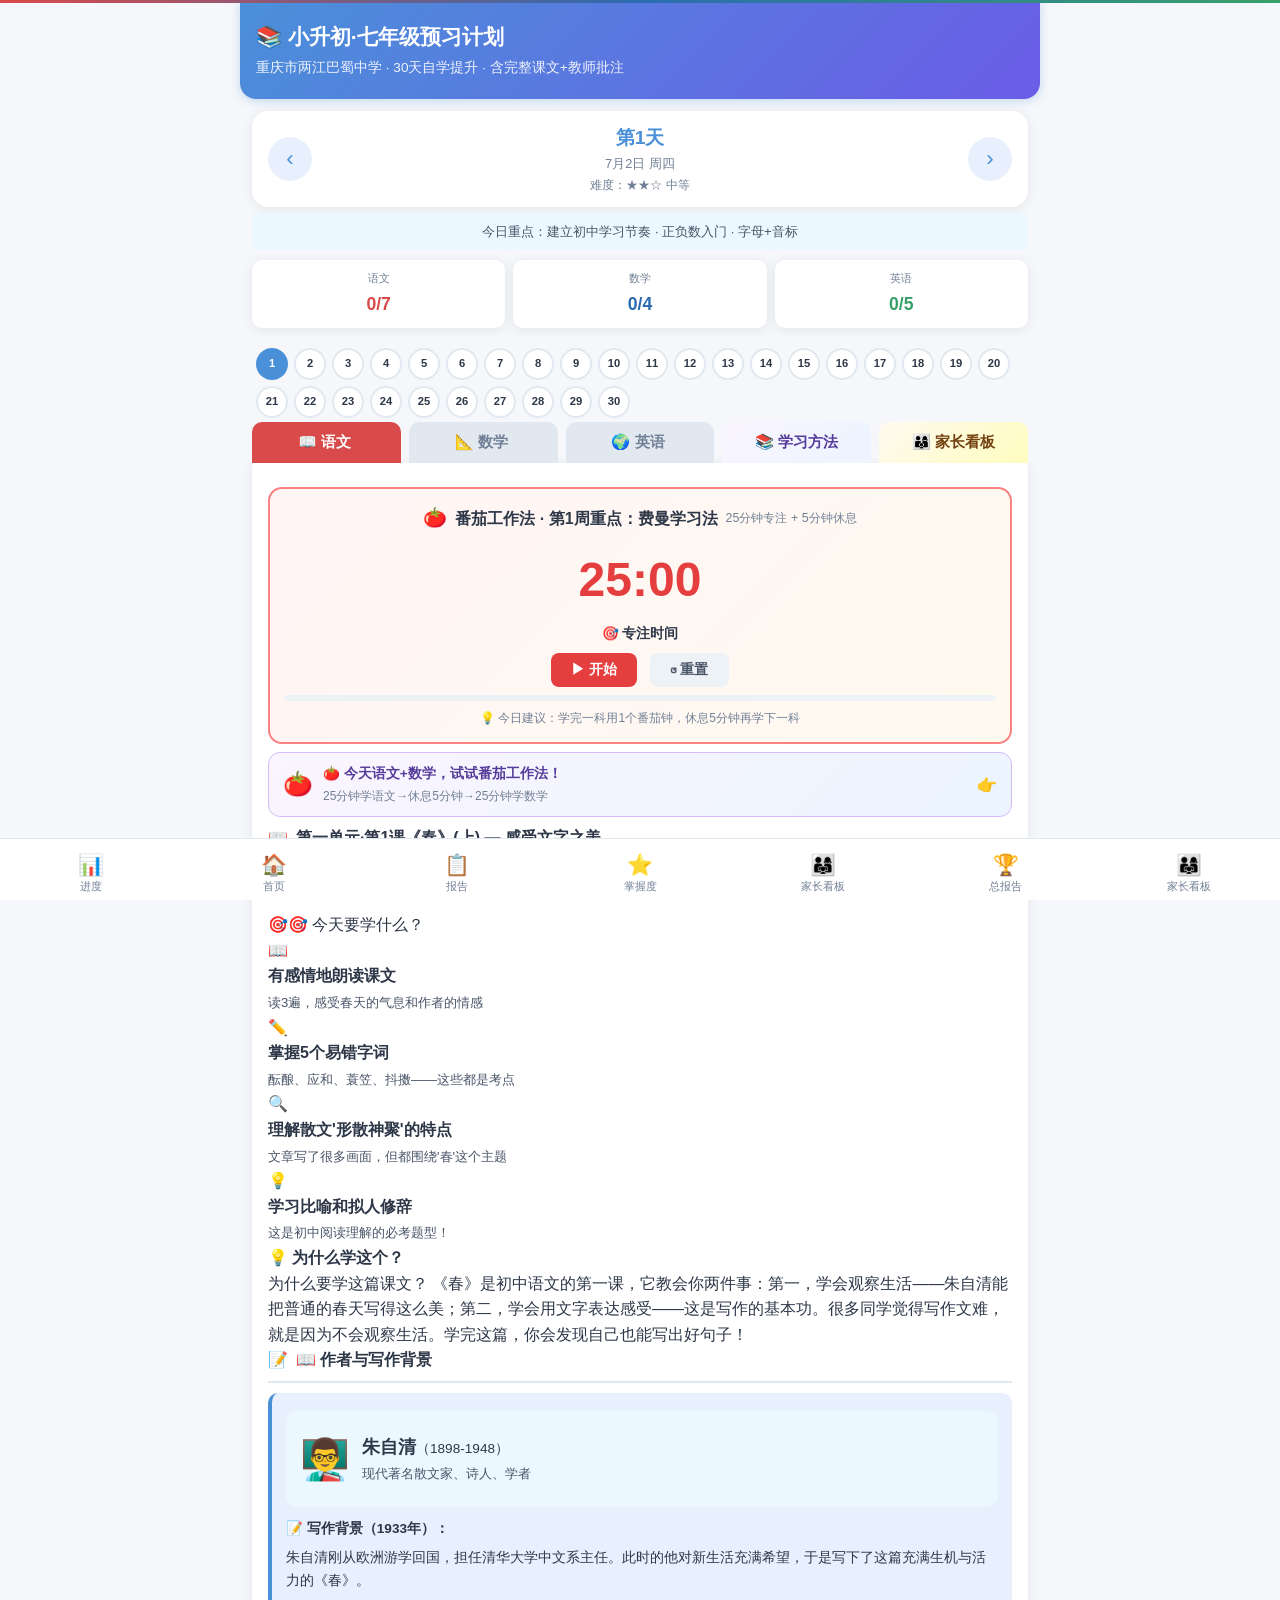
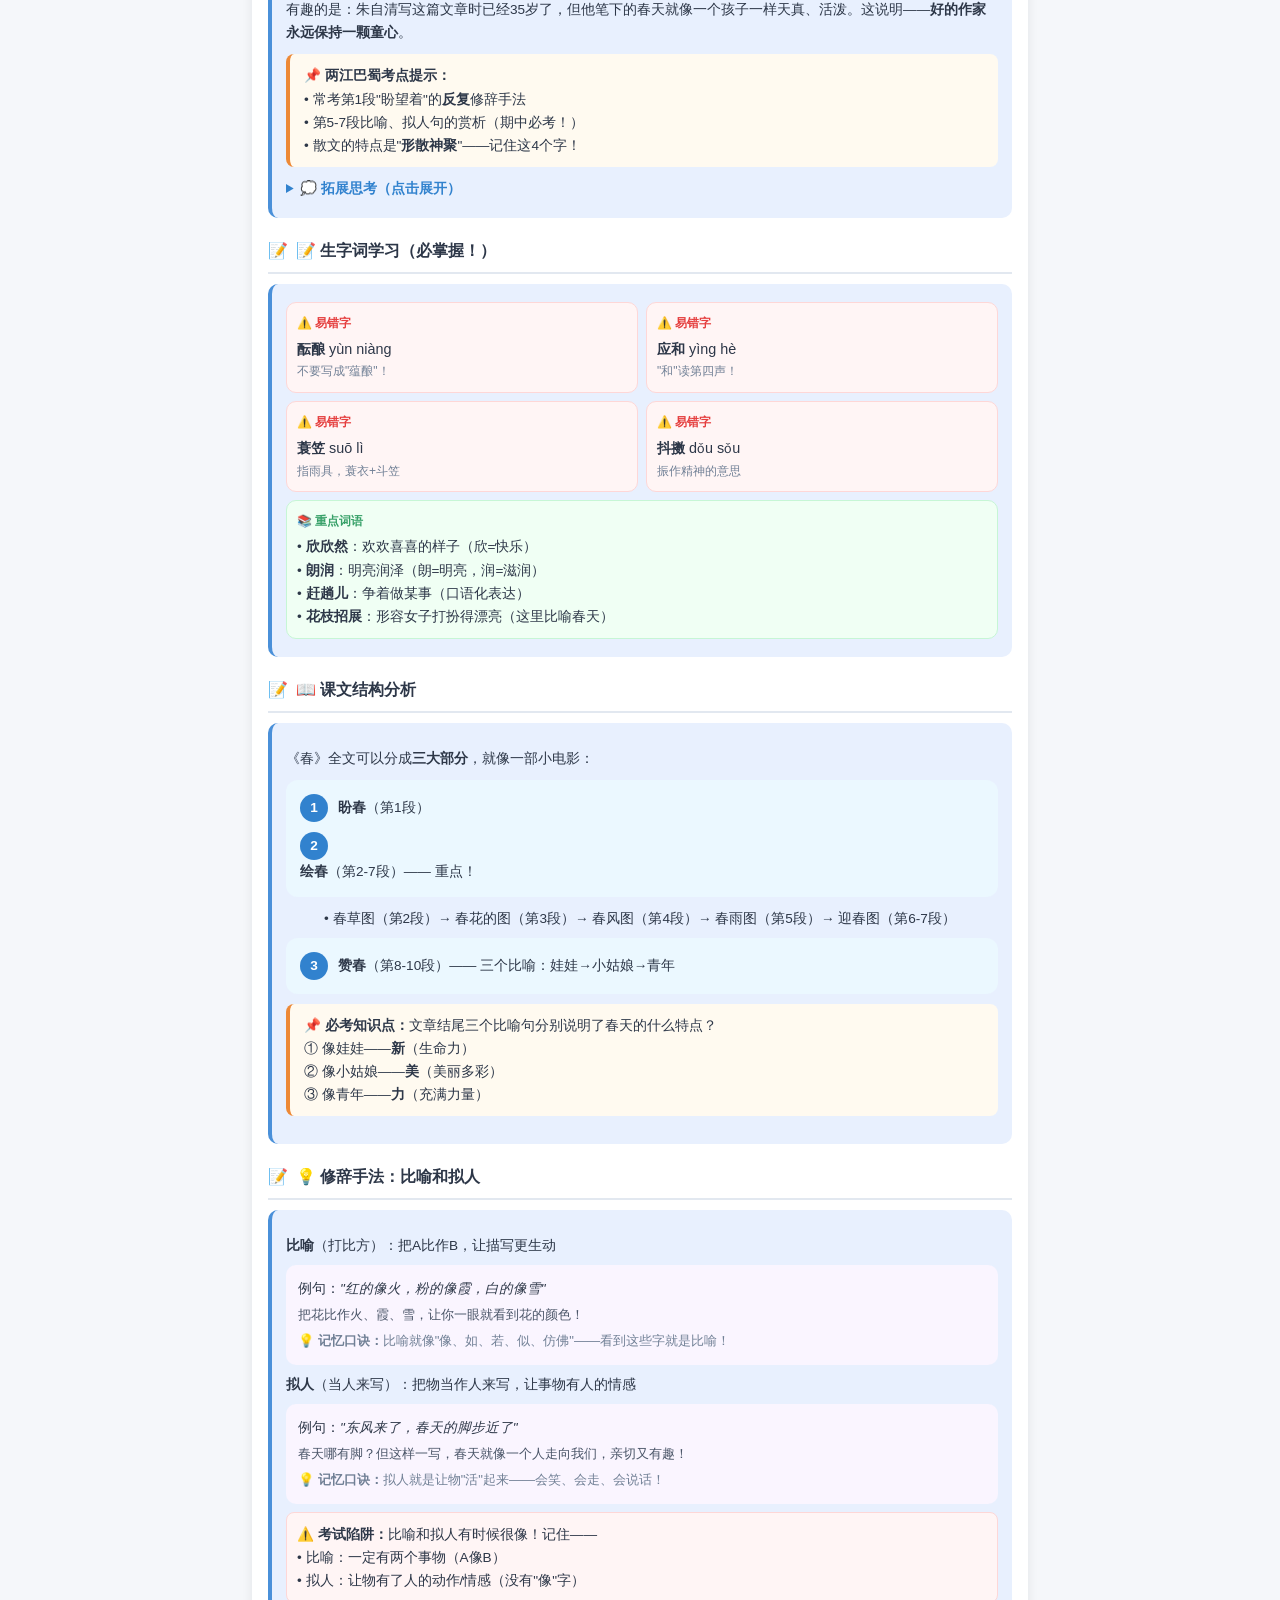
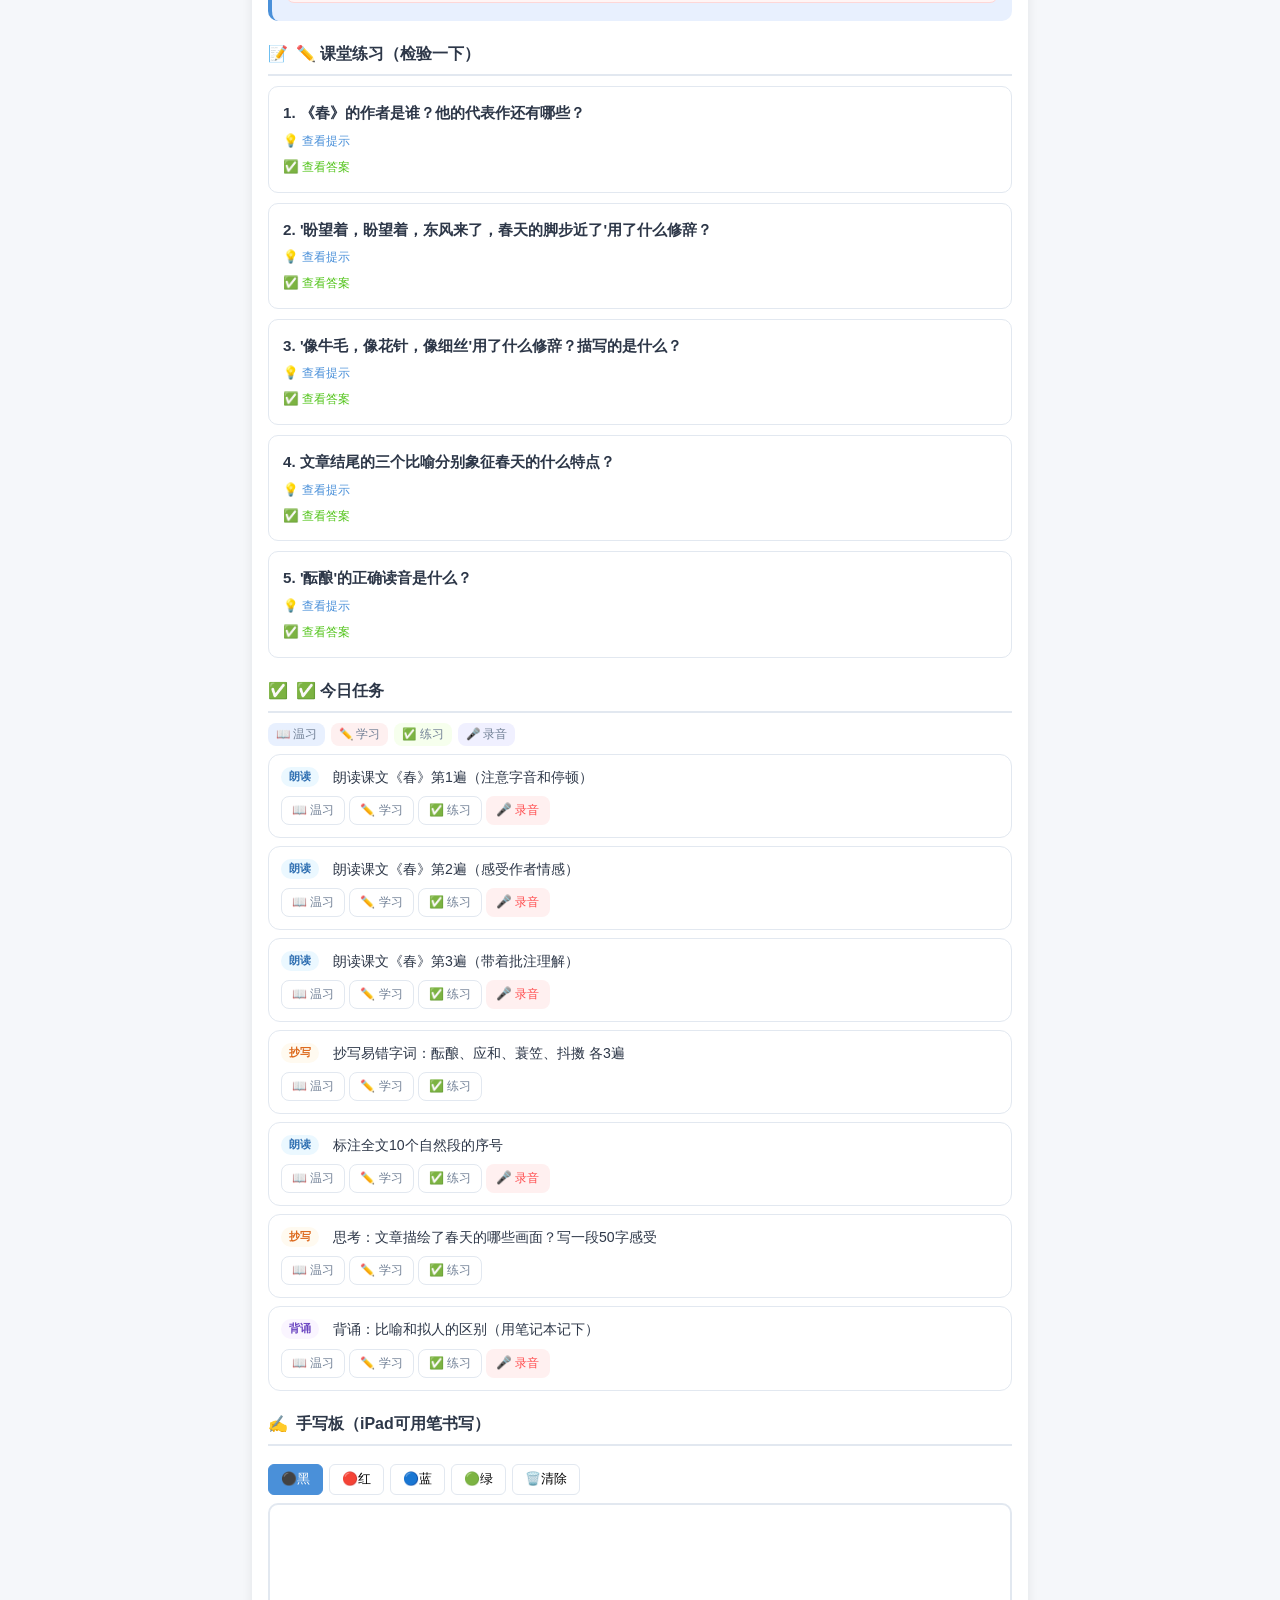
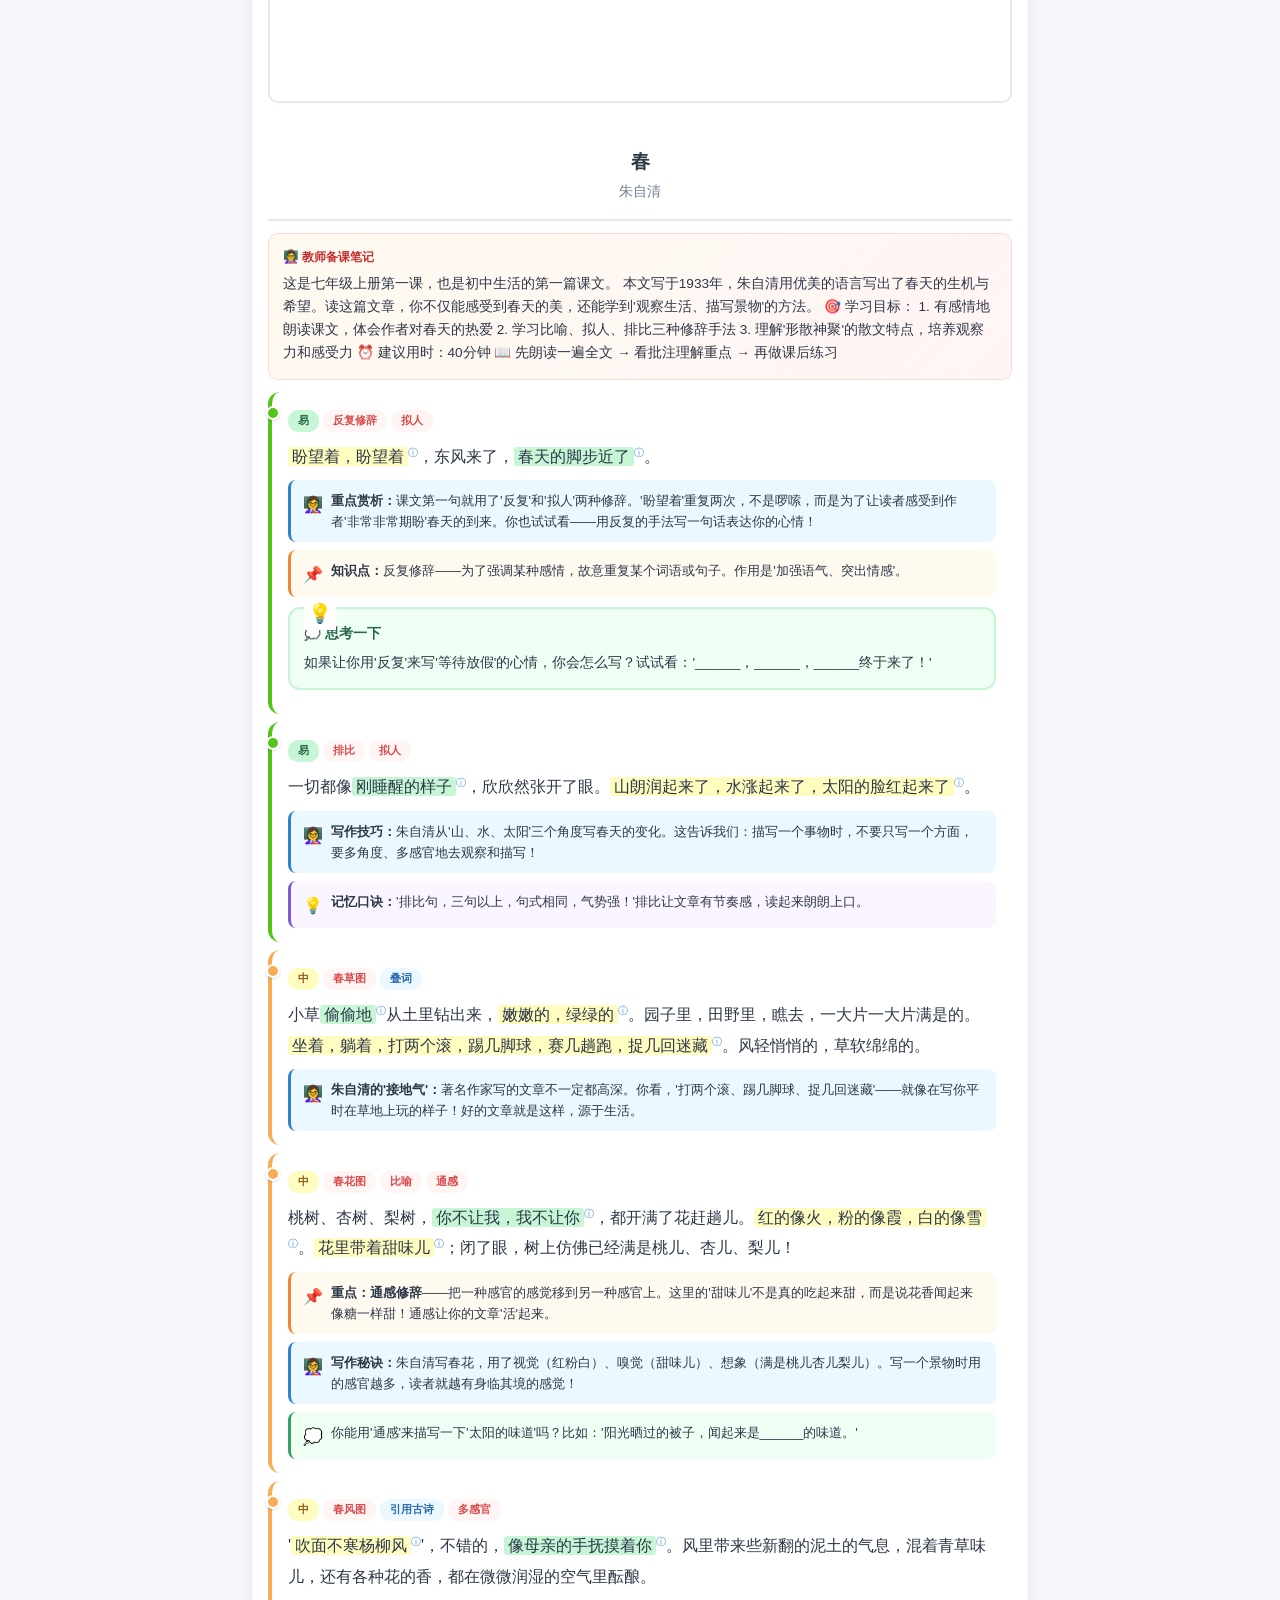
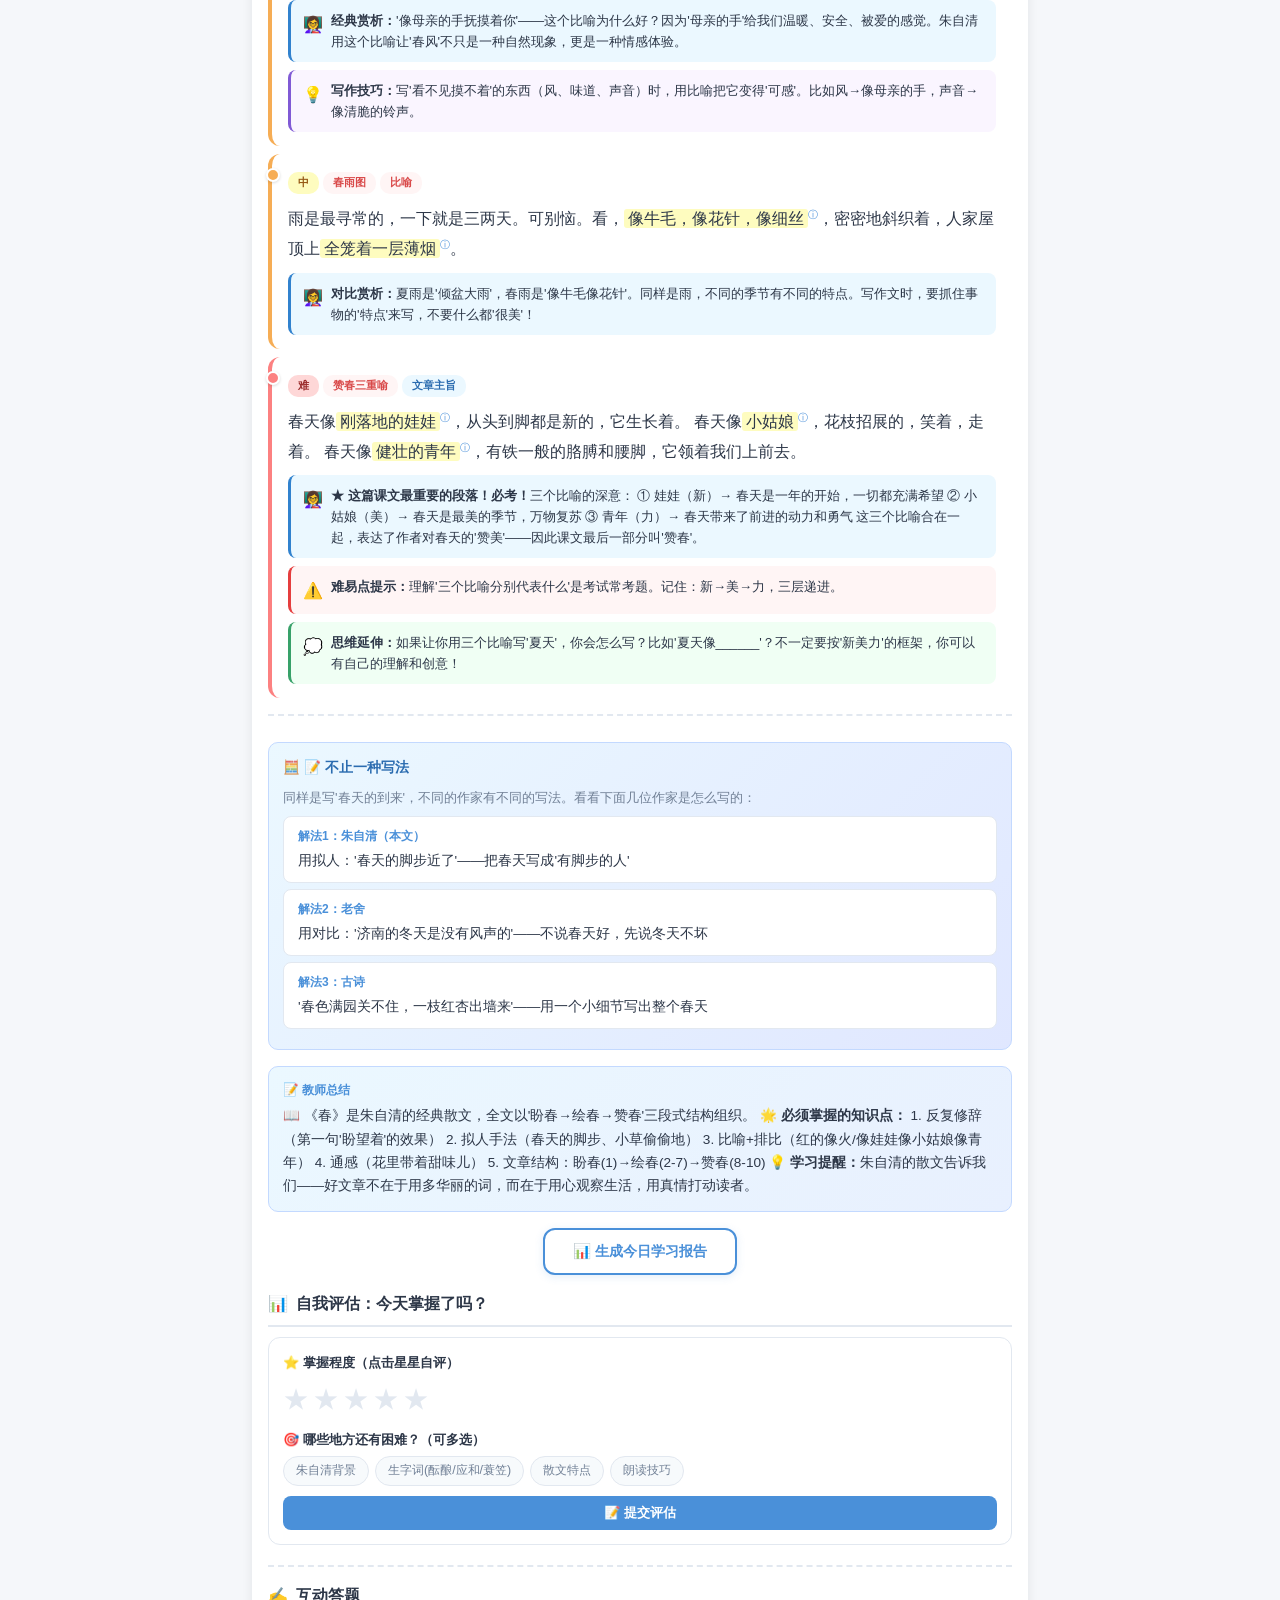
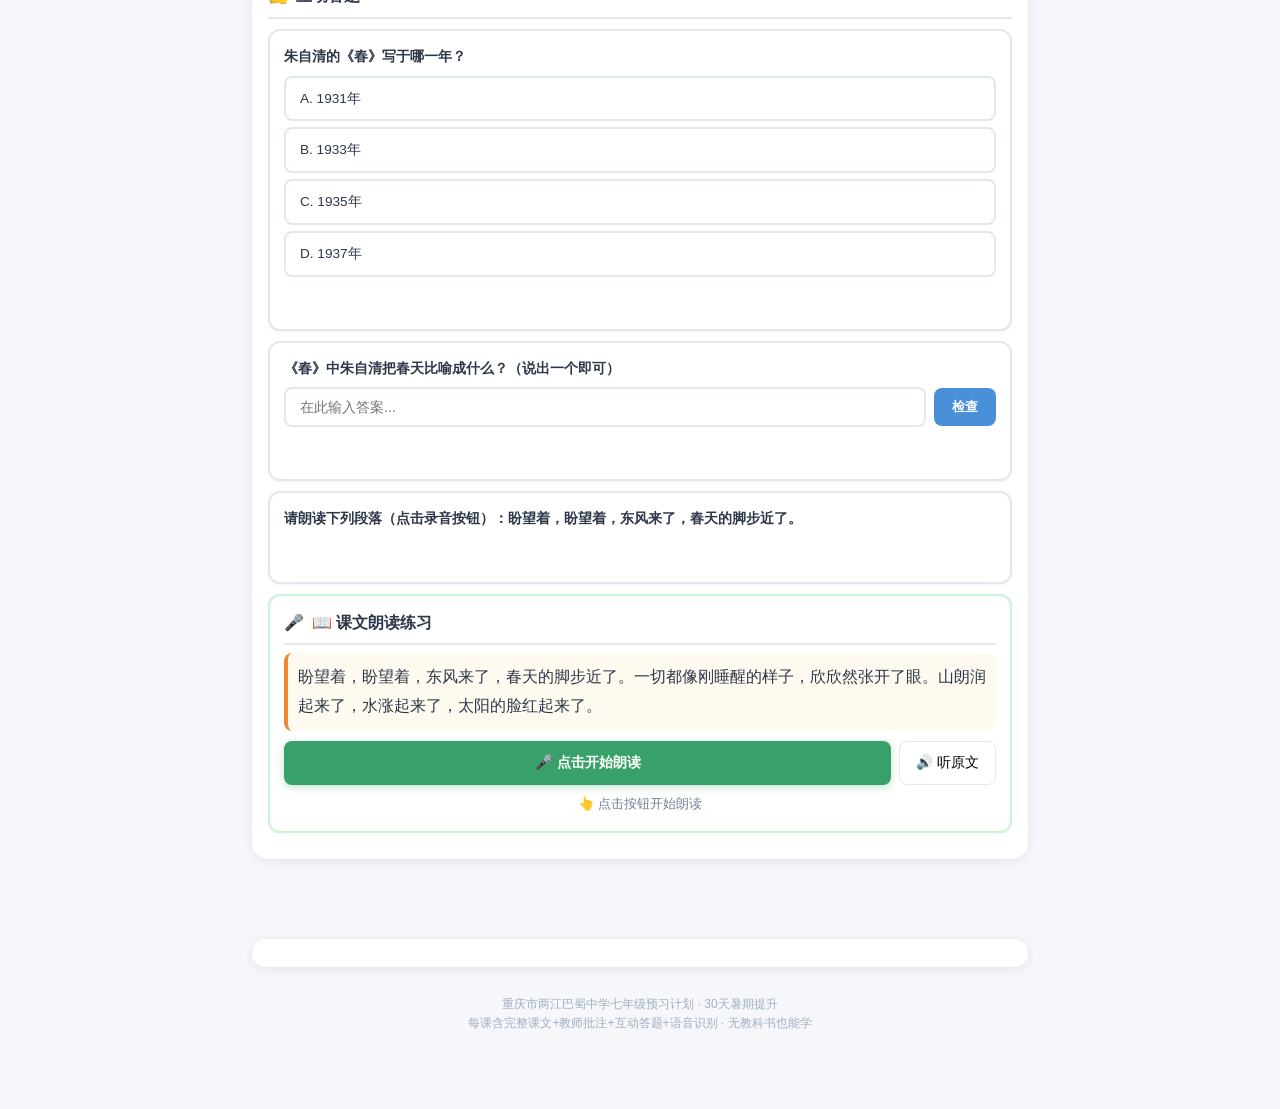
<file: app/index.html>
﻿<!DOCTYPE html>
<html lang="zh-CN">
<head>
<meta charset="UTF-8">
<meta name="viewport" content="width=device-width, initial-scale=1.0, maximum-scale=1.0, user-scalable=no, viewport-fit=cover">
<meta name="apple-mobile-web-app-capable" content="yes">
<meta name="apple-mobile-web-app-status-bar-style" content="default">
<title>小升初暑期作业 · 七年级预习计划</title>
<link rel="stylesheet" href="css/style.css">
<link rel="stylesheet" href="css/enhanced.css">
<link rel="stylesheet" href="css/learn.css">
<style>
.loading-bar { height:3px;background:#E2E8F0;position:fixed;top:0;left:0;right:0;z-index:999; }
.loading-bar .fill { height:100%;background:linear-gradient(90deg,#D94A4A,#2B6CB0,#38A169);width:0;animation:loadProgress 1.5s ease forwards; }
@keyframes loadProgress { 0%{width:0%} 100%{width:100%} }
</style>
</head>
<body>
<div class="loading-bar"><div class="fill"></div></div>

<div class="header">
  <h1>📚 小升初·七年级预习计划</h1>
  <div class="subtitle">重庆市两江巴蜀中学 · 30天自学提升 · 含完整课文+教师批注</div>
</div>

<div class="day-nav">
  <button class="nav-btn" id="prevDay">‹</button>
  <div class="day-info">
    <div class="day-num" id="dayNum">第1天</div>
    <div class="day-date" id="dayDate">7月2日 周四</div>
    <div class="day-progress" id="dayDifficulty">难度：中等</div>
  </div>
  <button class="nav-btn" id="nextDay">›</button>
</div>

<div style="margin:-6px 12px 10px;font-size:0.82rem;color:#4A5568;background:#EBF8FF;padding:8px 12px;border-radius:8px;text-align:center;" id="dayFocus"></div>

<div class="summary-bar" id="summaryBar">
  <div class="summary-item chinese"><div class="label">📖 语文</div><div class="value">0/0</div></div>
  <div class="summary-item math"><div class="label">📐 数学</div><div class="value">0/0</div></div>
  <div class="summary-item english"><div class="label">🌍 英语</div><div class="value">0/0</div></div>
</div>

<div class="day-selector" id="daySelector"></div>

<div class="subject-tabs" id="subjectTabs">
  <button class="subject-tab chinese active">📖 语文</button>
  <button class="subject-tab math">📐 数学</button>
  <button class="subject-tab english">🌍 英语</button>
</div>

<div class="content-area" id="contentArea">
  <div class="day-content active" id="dayContent">
    <div class="loading"><div class="spinner"></div>内容加载中...</div>
  </div>
</div>

<div class="progress-panel" id="progressPanel"></div>

<div class="bottom-nav">
  <button id="showProgress"><span class="icon">📊</span><span>进度</span></button>
  <button onclick="App.goToDay(1)"><span class="icon">🏠</span><span>首页</span></button>
  <button onclick="App.showDayReport(App.currentDay)"><span class="icon">📋</span><span>报告</span></button>
  <button id="showMastery"><span class="icon">⭐</span><span>掌握度</span></button>
  <button id="showParentDash"><span class="icon">👨‍👩‍👧</span><span>家长看板</span></button>
  <button id="showOverallReport"><span class="icon">🏆</span><span>总报告</span></button>
</div>

<div class="modal-overlay" id="progressModal">
  <div class="modal-content">
    <div class="modal-handle"></div>
    <div class="modal-title">📊 学习进度总览</div>
    <div id="modalProgress"></div>
    <div style="margin-top:16px;"><h3 style="font-size:0.9rem;margin-bottom:8px;">📅 每日完成详情</h3><div id="dailyProgressList"></div></div>
  </div>
</div>

<div style="text-align:center;padding:16px;font-size:0.75rem;color:#A0AEC0;margin-bottom:60px;">
  重庆市两江巴蜀中学七年级预习计划 · 30天暑期提升<br>
  每课含完整课文+教师批注+互动答题+语音识别 · 无教科书也能学
</div>

<!-- 【加载顺序：数据→引擎→增强→评估→课文】 -->
<script src="js/init.js"></script>
<script src="js/c1.js"></script>
<script src="js/c2.js"></script>
<script src="js/day3-4.js"
<script src="js/c6_part1.js"></script>
<script src="js/c3.js"></script>
<script src="js/c4.js"></script>
<script src="js/c5.js"></script>
<script src="js/app.js"></script>
<script src="js/app-fix.js"></script>
<script src="js/enhanced.js"></script>
<script src="js/opening.js"></script>
<script src="js/tracker.js"></script>
<script src="js/tracker-ui.js"></script>
<script src="js/mastery.js"></script>
<script src="js/mastery-ui.js"></script>
<script src="js/learn-engine.js"></script>
<script src="js/english-enhanced.js"></script>
<script src="js/integrate.js"></script>
<script src="js/textbook.js"></script>
<script src="js/textbook-content.js"></script>
<script src="js/textbook-content-d2-7.js"></script>
<script src="js/inject-textbook.js"></script>
<script src="js/stories.js"></script>
<script src="js/inject-stories.js"></script>
<script src="js/learning-methods.js"></script></script>
<script src="js/method-integration.js"></script></script>
<script src="js/weekly-method.js"></script></script>
<script src="js/report-system.js"
<script src="js/review-system.js"></script>
</body>
</html>
</file>
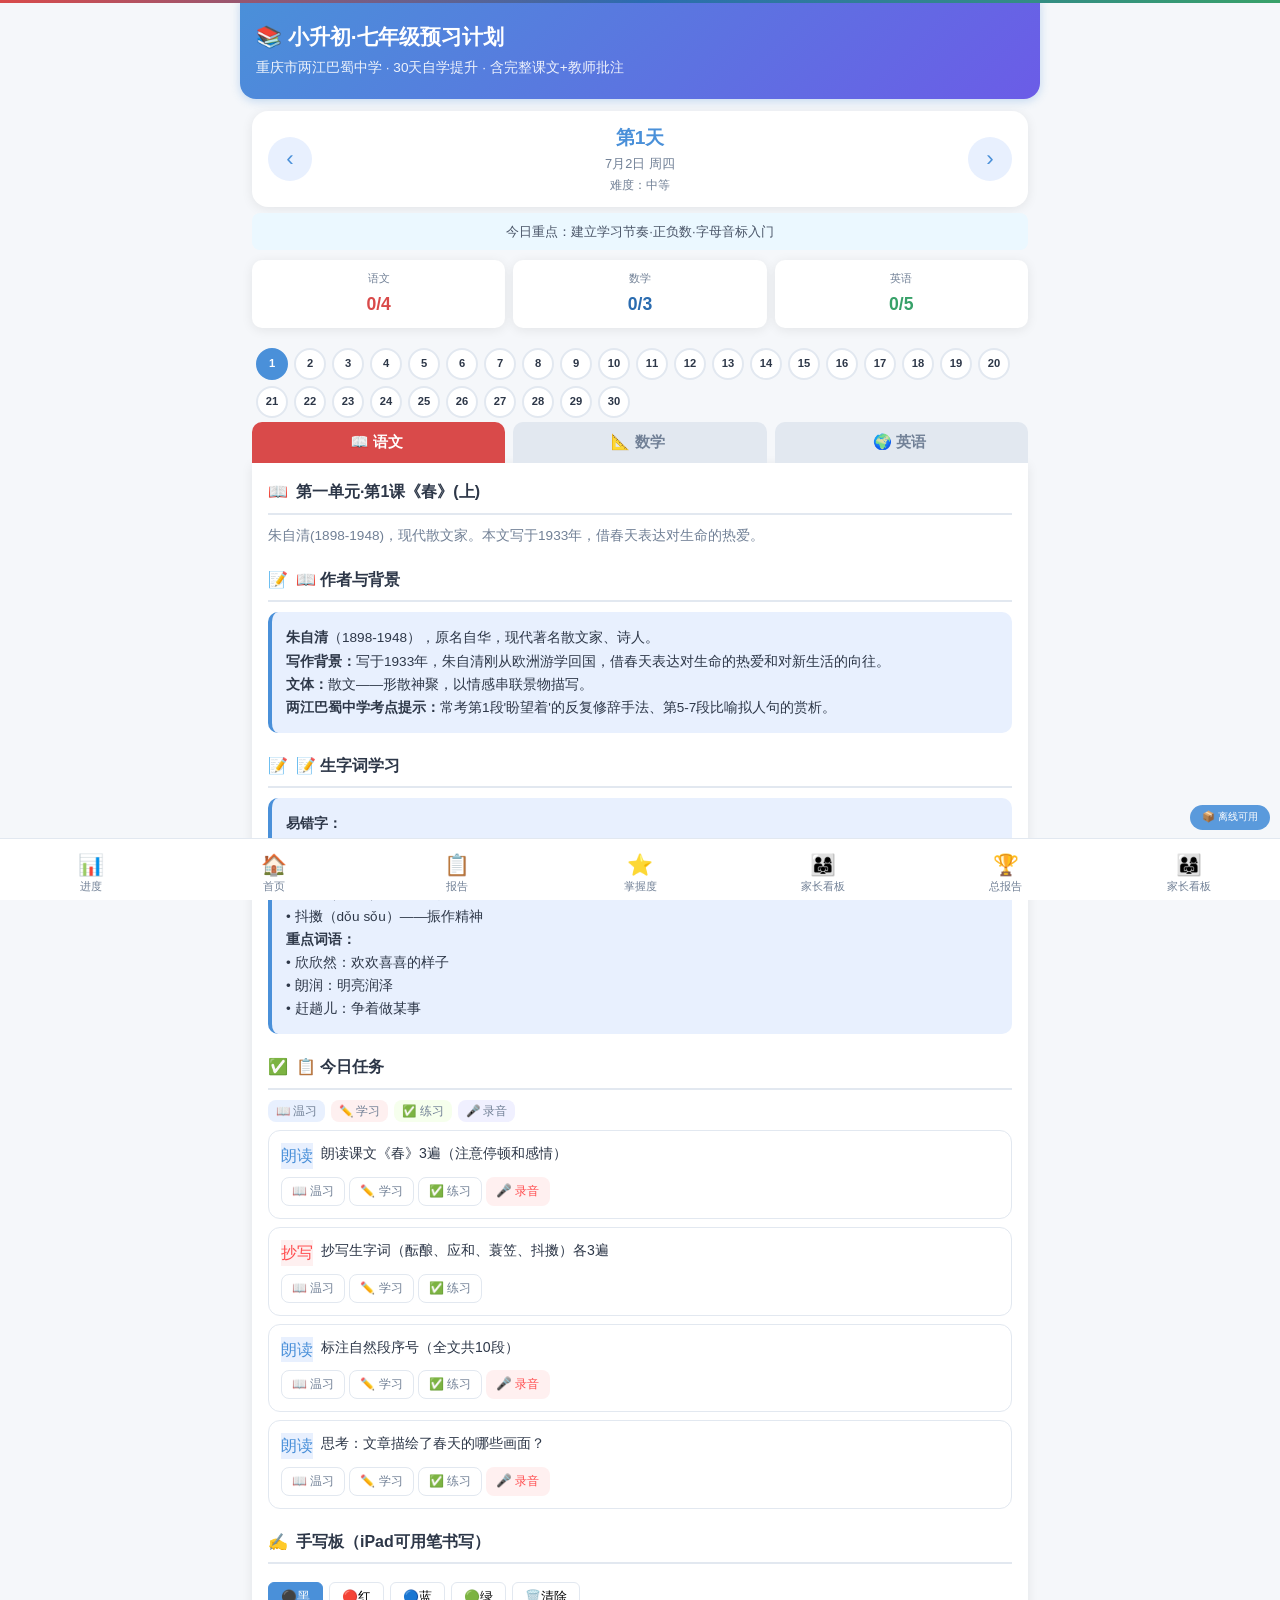
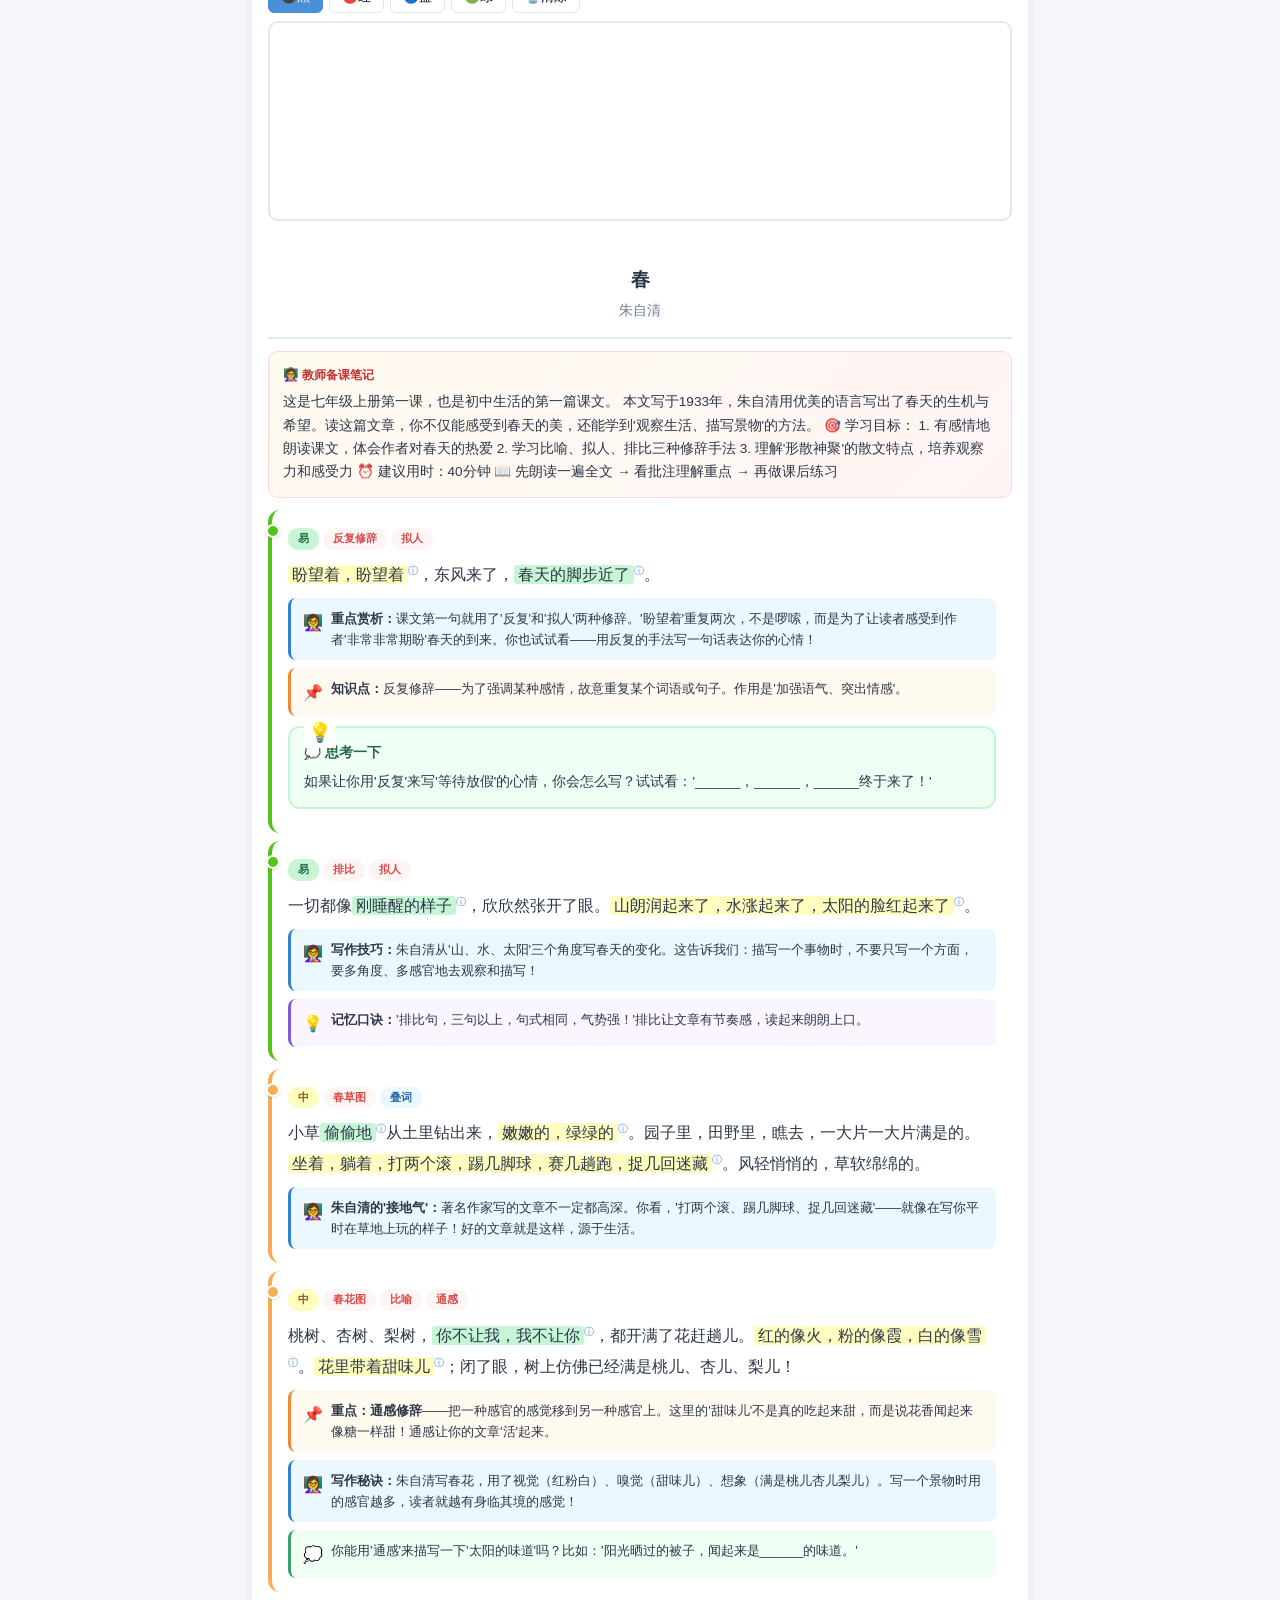
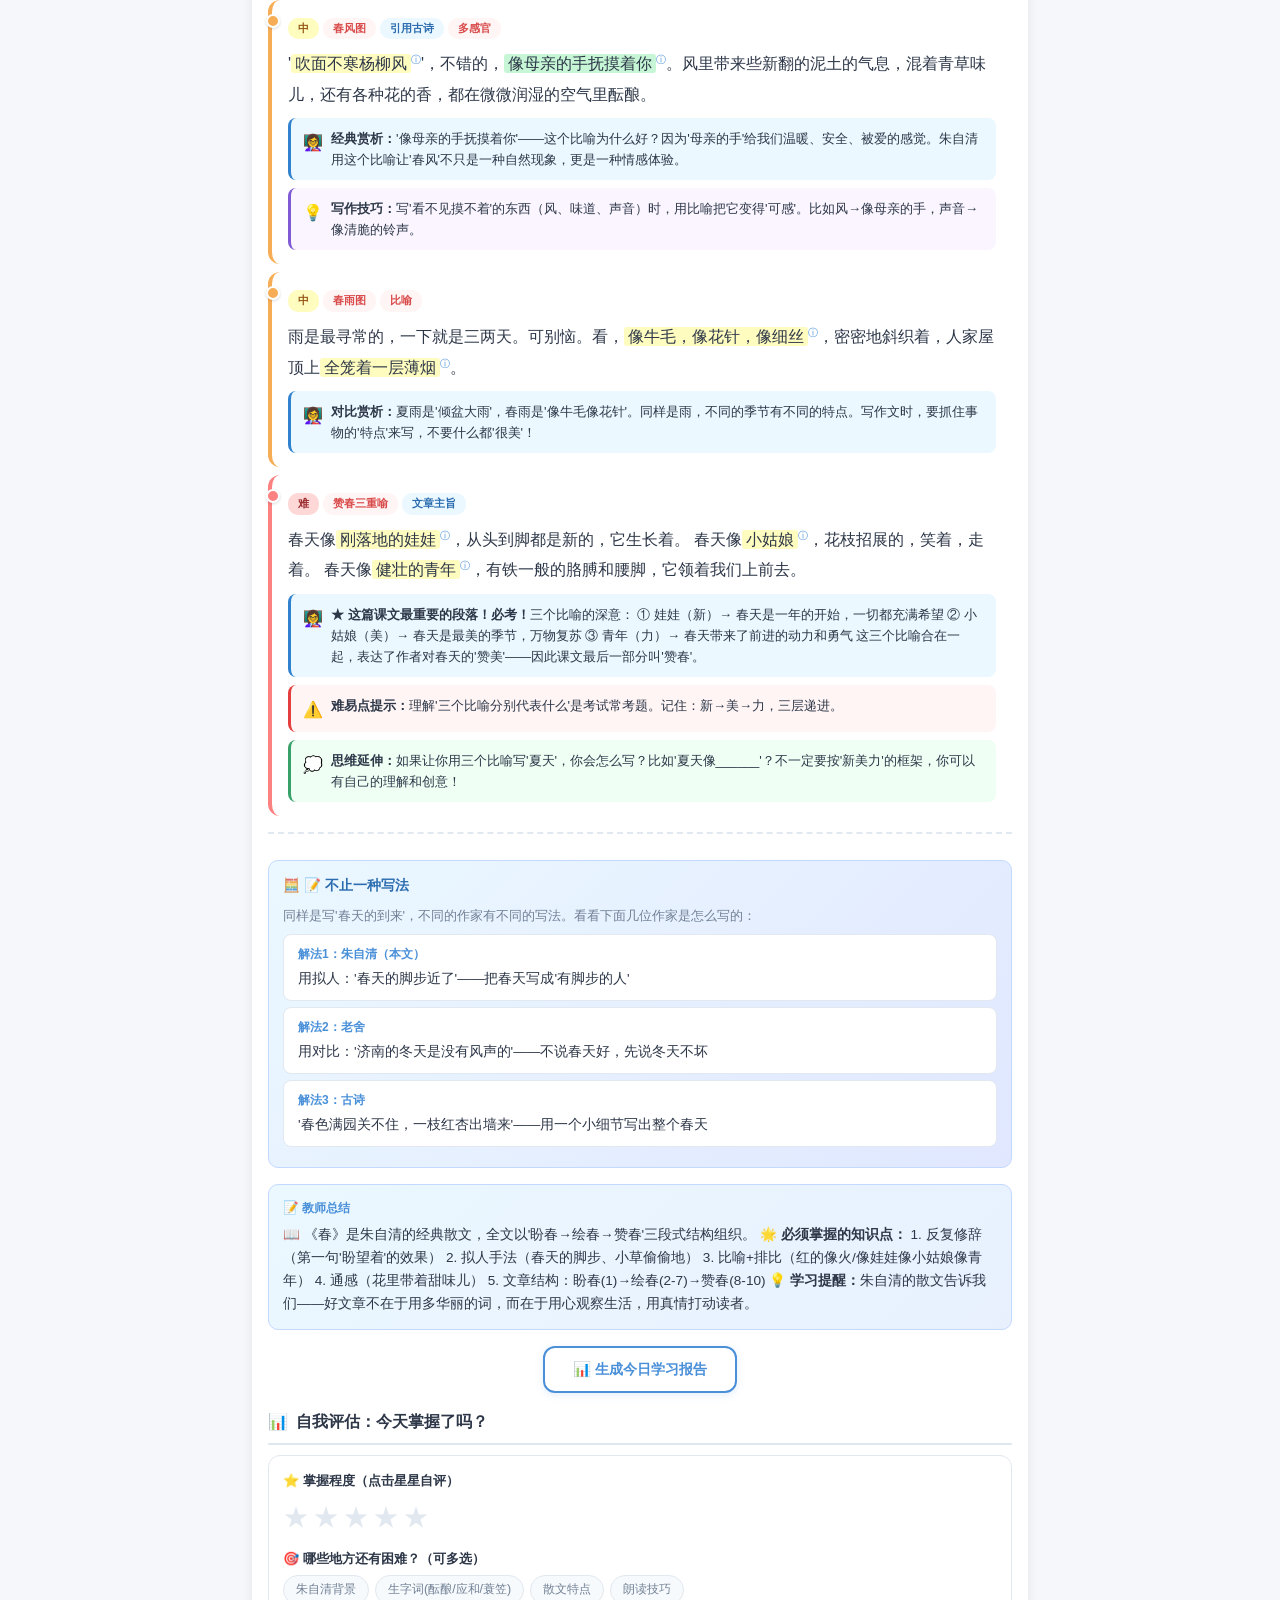
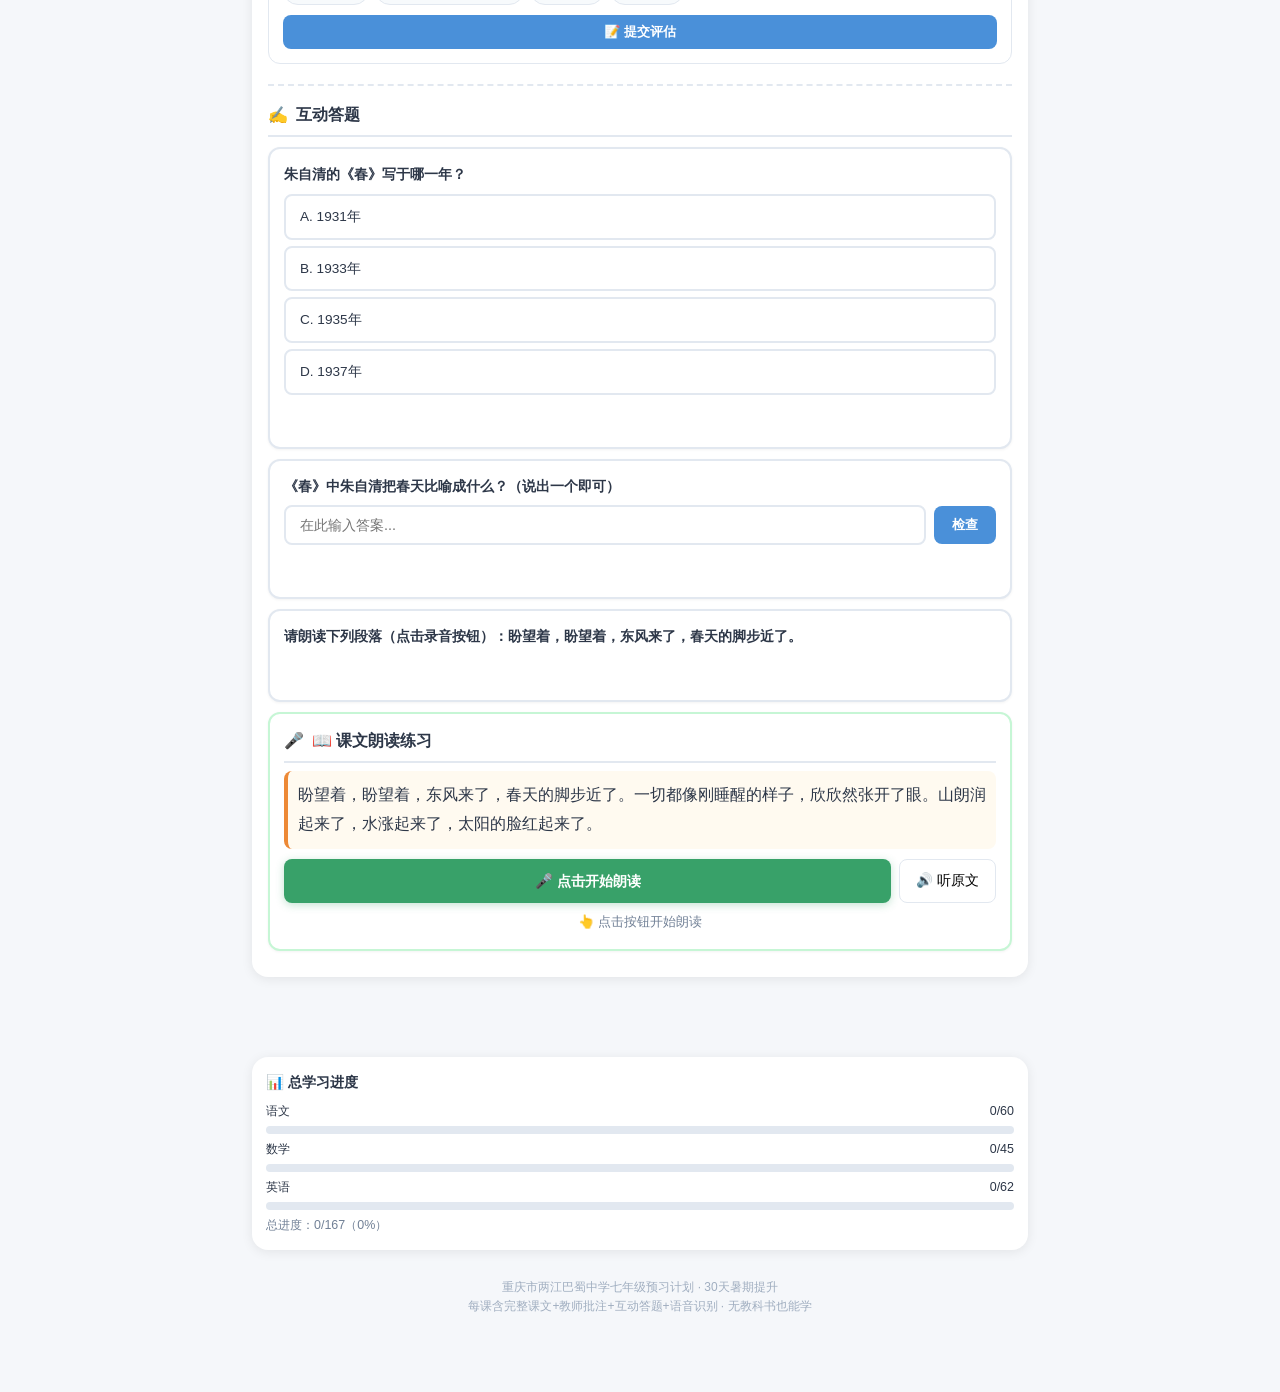
<file: standalone.html>
﻿<!DOCTYPE html>
<html lang="zh-CN">
<head>
<meta charset="UTF-8">
<meta name="viewport" content="width=device-width, initial-scale=1.0, maximum-scale=1.0, user-scalable=no, viewport-fit=cover">
<meta name="apple-mobile-web-app-capable" content="yes">
<meta name="apple-mobile-web-app-status-bar-style" content="default">
<title>小升初暑期作业 · 七年级预习计划</title>
<style>
/* ========================================
   小升初暑期作业 · 七年级预习计划
   iPad自适应样式表
   ======================================== */

/* CSS变量 */
:root {
  --primary: #4A90D9;
  --primary-dark: #357ABD;
  --primary-light: #E8F0FE;
  --success: #52C41A;
  --warning: #FAAD14;
  --danger: #FF4D4F;
  --chinese: #D94A4A;
  --math: #2B6CB0;
  --english: #38A169;
  --bg: #F5F7FA;
  --card-bg: #FFFFFF;
  --text: #2D3748;
  --text-light: #718096;
  --border: #E2E8F0;
  --shadow: 0 2px 12px rgba(0,0,0,0.08);
  --radius: 16px;
  --radius-sm: 10px;
}

* { margin: 0; padding: 0; box-sizing: border-box; }
html { font-size: 16px; -webkit-text-size-adjust: 100%; }
body {
  font-family: -apple-system, BlinkMacSystemFont, "PingFang SC", "Helvetica Neue", sans-serif;
  background: var(--bg);
  color: var(--text);
  line-height: 1.6;
  padding: env(safe-area-inset-top) env(safe-area-inset-right) env(safe-area-inset-bottom) env(safe-area-inset-left);
  -webkit-font-smoothing: antialiased;
  touch-action: manipulation;
}

/* ======= 头部导航 ======= */
.header {
  background: linear-gradient(135deg, var(--primary), #6B5CE7);
  color: white;
  padding: 20px 16px;
  position: sticky;
  top: 0;
  z-index: 100;
  box-shadow: 0 2px 10px rgba(74,144,217,0.3);
}
.header h1 { font-size: 1.3rem; font-weight: 700; }
.header .subtitle { font-size: 0.85rem; opacity: 0.9; margin-top: 4px; }

/* ======= 日期导航 ======= */
.day-nav {
  display: flex;
  align-items: center;
  justify-content: space-between;
  background: var(--card-bg);
  padding: 12px 16px;
  margin: 12px;
  border-radius: var(--radius);
  box-shadow: var(--shadow);
}
.day-nav .nav-btn {
  width: 44px; height: 44px;
  border: none; border-radius: 50%;
  background: var(--primary-light);
  color: var(--primary);
  font-size: 1.4rem;
  display: flex; align-items: center; justify-content: center;
  cursor: pointer;
  transition: all 0.2s;
}
.day-nav .nav-btn:active { transform: scale(0.92); background: var(--primary); color: white; }
.day-nav .day-info { text-align: center; }
.day-nav .day-info .day-num { font-size: 1.2rem; font-weight: 700; color: var(--primary); }
.day-nav .day-info .day-date { font-size: 0.8rem; color: var(--text-light); }
.day-nav .day-info .day-progress {
  font-size: 0.75rem; color: var(--text-light); margin-top: 2px;
}
.day-selector {
  display: flex; gap: 6px; flex-wrap: wrap; padding: 8px 16px 4px;
  overflow-x: auto; -webkit-overflow-scrolling: touch;
}
.day-dot {
  width: 32px; height: 32px; border-radius: 50%;
  border: 2px solid var(--border); background: var(--card-bg);
  font-size: 0.7rem; font-weight: 600;
  display: flex; align-items: center; justify-content: center;
  cursor: pointer; transition: all 0.2s; flex-shrink: 0;
}
.day-dot.active { border-color: var(--primary); background: var(--primary); color: white; }
.day-dot.completed { border-color: var(--success); background: #F6FFED; color: var(--success); }
.day-dot.active.completed { background: var(--success); border-color: var(--success); color: white; }
.day-dot:active { transform: scale(0.9); }

/* ======= 今日概览 ======= */
.summary-bar {
  margin: 0 12px 12px;
  display: grid; grid-template-columns: repeat(3, 1fr); gap: 8px;
}
.summary-item {
  background: var(--card-bg); border-radius: var(--radius-sm); padding: 10px 8px;
  text-align: center; box-shadow: var(--shadow);
}
.summary-item .label { font-size: 0.7rem; color: var(--text-light); }
.summary-item .value { font-size: 1.1rem; font-weight: 700; margin-top: 2px; }
.summary-item.chinese .value { color: var(--chinese); }
.summary-item.math .value { color: var(--math); }
.summary-item.english .value { color: var(--english); }

/* ======= 科目标签 ======= */
.subject-tabs {
  display: flex; margin: 0 12px; gap: 8px;
}
.subject-tab {
  flex: 1; padding: 10px; border: none; border-radius: var(--radius-sm) var(--radius-sm) 0 0;
  font-size: 0.95rem; font-weight: 600;
  cursor: pointer; transition: all 0.2s;
  background: var(--border); color: var(--text-light);
}
.subject-tab.active { color: white; }
.subject-tab.chinese.active { background: var(--chinese); }
.subject-tab.math.active { background: var(--math); }
.subject-tab.english.active { background: var(--english); }
.subject-tab .check-icon { margin-left: 4px; font-size: 0.8rem; }

/* ======= 内容卡片 ======= */
.content-area {
  margin: 0 12px 80px;
}
.day-content {
  background: var(--card-bg); border-radius: 0 0 var(--radius) var(--radius);
  padding: 16px; box-shadow: var(--shadow);
  display: none;
}
.day-content.active { display: block; }

.content-section {
  margin-bottom: 20px;
}
.content-section:last-child { margin-bottom: 0; }

.section-title {
  font-size: 1rem; font-weight: 700; color: var(--text);
  padding-bottom: 8px; margin-bottom: 10px;
  border-bottom: 2px solid var(--border);
  display: flex; align-items: center; gap: 8px;
}
.section-title .emoji { font-size: 1.2rem; }

/* 知识点卡片 */
.knowledge-card {
  background: var(--primary-light);
  border-radius: var(--radius-sm);
  padding: 14px;
  margin-bottom: 10px;
  border-left: 4px solid var(--primary);
}
.knowledge-card .title { font-weight: 700; font-size: 0.9rem; margin-bottom: 6px; }
.knowledge-card .body { font-size: 0.85rem; color: var(--text); line-height: 1.7; }
.knowledge-card .highlight {
  background: #FFF3CD; padding: 2px 6px; border-radius: 4px;
  font-weight: 600;
}

/* 任务列表 */
.task-list { list-style: none; margin: 8px 0; }
.task-item {
  display: flex; align-items: flex-start; gap: 10px;
  padding: 10px 12px; margin-bottom: 6px;
  background: var(--bg); border-radius: var(--radius-sm);
  transition: all 0.2s;
  cursor: pointer;
  -webkit-user-select: none;
  user-select: none;
}
.task-item:active { transform: scale(0.98); }
.task-item.done { opacity: 0.6; background: #F6FFED; }
.task-check {
  width: 22px; height: 22px; border-radius: 50%;
  border: 2px solid var(--border); flex-shrink: 0;
  display: flex; align-items: center; justify-content: center;
  transition: all 0.2s;
  margin-top: 2px;
}
.task-item.done .task-check {
  background: var(--success); border-color: var(--success);
  color: white; font-size: 0.7rem;
}
.task-text { flex: 1; font-size: 0.88rem; line-height: 1.5; }
.task-text .tag {
  display: inline-block; font-size: 0.7rem; padding: 1px 8px;
  border-radius: 10px; margin-right: 6px; font-weight: 600;
}
.tag-read { background: #E8F0FE; color: var(--primary); }
.tag-write { background: #FEF0F0; color: var(--danger); }
.tag-copy { background: #FFF7E6; color: #D48806; }
.tag-recite { background: #F6FFED; color: var(--success); }
.tag-practice { background: #F0F0FF; color: #6B5CE7; }
.tag-video { background: #FFF0F6; color: #EB2F96; }
.tag-audio { background: #F0FFF4; color: var(--english); }

/* 练习区域 */
.practice-box {
  background: #FAFAFA;
  border-radius: var(--radius-sm); padding: 14px;
  margin: 8px 0;
  border: 1px dashed var(--border);
}
.practice-box .question {
  font-size: 0.9rem; font-weight: 600; margin-bottom: 8px;
}
.practice-box .answer-area {
  min-height: 60px; border: 1px solid var(--border);
  border-radius: 8px; padding: 10px;
  font-size: 0.85rem; color: var(--text-light);
  background: white;
}
.practice-box .hint {
  font-size: 0.78rem; color: var(--primary); margin-top: 6px;
  cursor: pointer;
}
.practice-box .answer-reveal {
  display: none; margin-top: 8px; padding: 10px;
  background: #F6FFED; border-radius: 8px;
  border-left: 3px solid var(--success);
  font-size: 0.85rem;
}

/* ======= 手写板 ======= */
.whiteboard-section { margin-top: 12px; }
.whiteboard-toolbar {
  display: flex; gap: 6px; align-items: center; padding: 8px 0;
  flex-wrap: wrap;
}
.whiteboard-toolbar button {
  padding: 6px 12px; border: 1px solid var(--border); border-radius: 6px;
  background: white; font-size: 0.8rem; cursor: pointer;
}
.whiteboard-toolbar button.active { background: var(--primary); color: white; border-color: var(--primary); }
.whiteboard-toolbar button:active { transform: scale(0.95); }
.whiteboard-canvas {
  width: 100%; height: 240px; border: 2px solid var(--border);
  border-radius: var(--radius-sm); background: white;
  touch-action: none;
}
.whiteboard-canvas.math-board { height: 300px; }

/* ======= 音频播放器 ======= */
.audio-player {
  display: flex; align-items: center; gap: 12px;
  padding: 12px; background: #F0FFF4; border-radius: var(--radius-sm);
  margin: 8px 0;
  border: 1px solid #C6F6D5;
}
.audio-player .play-btn {
  width: 44px; height: 44px; border-radius: 50%;
  border: none; background: var(--english); color: white;
  font-size: 1.2rem; cursor: pointer; flex-shrink: 0;
  display: flex; align-items: center; justify-content: center;
}
.audio-player .play-btn:active { transform: scale(0.9); }
.audio-player .audio-label { font-size: 0.85rem; flex: 1; }
.audio-player .audio-wave {
  height: 4px; background: #C6F6D5; border-radius: 2px;
  flex: 1; position: relative; overflow: hidden;
}
.audio-player .audio-wave .progress {
  height: 100%; background: var(--english); border-radius: 2px;
  width: 0; transition: width 0.1s;
}
.audio-player .duration { font-size: 0.75rem; color: var(--text-light); }

/* 录音按钮 */
.record-btn {
  display: flex; align-items: center; gap: 8px;
  padding: 10px 16px; border: 2px solid var(--danger); border-radius: 25px;
  background: white; color: var(--danger); font-size: 0.85rem; font-weight: 600;
  cursor: pointer; margin: 8px 0;
}
.record-btn.recording { background: var(--danger); color: white; animation: pulse 1s infinite; }
@keyframes pulse {
  0%, 100% { opacity: 1; }
  50% { opacity: 0.6; }
}

/* ======= 诗词卡片 ======= */
.poem-card {
  background: linear-gradient(135deg, #FFF5F5, #FFFAF0);
  border-radius: var(--radius-sm); padding: 16px;
  margin: 10px 0; text-align: center;
  border: 1px solid #FED7D7;
}
.poem-card .poem-title { font-size: 1.1rem; font-weight: 700; color: var(--chinese); }
.poem-card .poem-author { font-size: 0.8rem; color: var(--text-light); margin-bottom: 10px; }
.poem-card .poem-content { font-size: 0.9rem; line-height: 2; }
.poem-card .poem-translation { font-size: 0.8rem; color: var(--text-light); margin-top: 8px; 
  padding-top: 8px; border-top: 1px dashed #FED7D7; }

/* ======= 数学公式 ======= */
.math-formula {
  background: #F8F9FA; padding: 12px 16px; border-radius: var(--radius-sm);
  margin: 8px 0; text-align: center;
  font-size: 1.1rem; font-weight: 600; color: var(--math);
  font-family: "Times New Roman", serif;
}
.math-formula .explain {
  font-size: 0.8rem; font-weight: 400; color: var(--text-light);
  margin-top: 4px;
}
.math-example {
  background: #EBF8FF; padding: 12px; border-radius: var(--radius-sm);
  margin: 8px 0; border-left: 3px solid var(--math);
  font-size: 0.85rem; line-height: 1.8;
}
.math-example .step { color: var(--text-light); font-size: 0.8rem; margin-top: 4px; }

/* ======= 英语音标卡片 ======= */
.phonetic-card {
  display: grid; grid-template-columns: repeat(auto-fill, minmax(120px, 1fr));
  gap: 8px; margin: 8px 0;
}
.phonetic-item {
  background: #F0FFF4; padding: 10px; border-radius: 8px; text-align: center;
  border: 1px solid #C6F6D5;
}
.phonetic-item .symbol { font-size: 1.5rem; font-weight: 700; color: var(--english); }
.phonetic-item .example { font-size: 0.8rem; color: var(--text-light); margin-top: 4px; }

/* ======= 进度面板 ======= */
.progress-panel {
  margin: 0 12px 12px;
  background: var(--card-bg); border-radius: var(--radius); padding: 14px;
  box-shadow: var(--shadow);
}
.progress-panel h3 { font-size: 0.9rem; margin-bottom: 8px; }
.progress-bar {
  height: 8px; background: var(--border); border-radius: 4px;
  overflow: hidden; margin: 4px 0;
}
.progress-bar .fill {
  height: 100%; border-radius: 4px; transition: width 0.5s ease;
}
.progress-bar .fill.chinese { background: var(--chinese); }
.progress-bar .fill.math { background: var(--math); }
.progress-bar .fill.english { background: var(--english); }
.progress-stats { font-size: 0.78rem; color: var(--text-light); margin-top: 4px; }

/* ======= 底部导航 ======= */
.bottom-nav {
  position: fixed; bottom: 0; left: 0; right: 0;
  background: var(--card-bg); border-top: 1px solid var(--border);
  display: flex; padding: 8px 0 env(safe-area-inset-bottom, 8px);
  z-index: 100;
}
.bottom-nav button {
  flex: 1; border: none; background: none;
  padding: 6px; font-size: 0.7rem;
  color: var(--text-light); cursor: pointer;
  display: flex; flex-direction: column; align-items: center; gap: 2px;
}
.bottom-nav button .icon { font-size: 1.3rem; }
.bottom-nav button.active { color: var(--primary); }

/* ======= 模态框 ======= */
.modal-overlay {
  position: fixed; top: 0; left: 0; right: 0; bottom: 0;
  background: rgba(0,0,0,0.5); z-index: 200;
  display: none; align-items: flex-end; justify-content: center;
}
.modal-overlay.show { display: flex; }
.modal-content {
  background: var(--card-bg); border-radius: var(--radius) var(--radius) 0 0;
  width: 100%; max-height: 80vh; overflow-y: auto;
  padding: 20px 16px env(safe-area-inset-bottom, 16px);
  animation: slideUp 0.3s ease;
}
@keyframes slideUp {
  from { transform: translateY(100%); }
  to { transform: translateY(0); }
}
.modal-handle {
  width: 40px; height: 4px; background: var(--border); border-radius: 2px;
  margin: 0 auto 12px;
}
.modal-title { font-size: 1.1rem; font-weight: 700; margin-bottom: 12px; }

/* ======= 学习记录 ======= */
.record-card {
  background: var(--card-bg); border-radius: var(--radius-sm);
  padding: 12px; margin-bottom: 8px; border: 1px solid var(--border);
}
.record-card .date { font-size: 0.78rem; color: var(--text-light); }
.record-card .subjects { display: flex; gap: 6px; margin-top: 6px; }
.record-card .subj-tag {
  padding: 2px 10px; border-radius: 10px; font-size: 0.7rem; font-weight: 600;
}
.record-card .subj-tag.chinese { background: #FEF0F0; color: var(--chinese); }
.record-card .subj-tag.math { background: #EBF8FF; color: var(--math); }
.record-card .subj-tag.english { background: #F0FFF4; color: var(--english); }

/* ======= 响应式 ======= */
@media (min-width: 768px) {
  body { max-width: 800px; margin: 0 auto; }
  .header { border-radius: 0 0 var(--radius) var(--radius); }
}
@media (max-width: 374px) {
  html { font-size: 14px; }
}

/* ======= 打印 ======= */
@media print {
  .header, .bottom-nav, .whiteboard-section, .record-btn, .day-selector {
    display: none !important;
  }
  .day-content { display: block !important; page-break-after: always; }
  body { background: white; }
  .content-area { margin: 0; }
  .day-content { box-shadow: none; border: 1px solid #ddd; }
}

/* ======= 加载动画 ======= */
.loading { text-align: center; padding: 40px; color: var(--text-light); }
.spinner {
  width: 40px; height: 40px; border: 4px solid var(--border);
  border-top-color: var(--primary); border-radius: 50%;
  animation: spin 0.8s linear infinite; margin: 0 auto 12px;
}
@keyframes spin { to { transform: rotate(360deg); } }

/* ======= 空状态 ======= */
.empty-state { text-align: center; padding: 40px 20px; color: var(--text-light); }
.empty-state .icon { font-size: 3rem; margin-bottom: 12px; }
.empty-state .text { font-size: 0.9rem; }

/* ======= 音标关联拼音卡 ======= */
.phonetic-compare {
  display: grid; grid-template-columns: 1fr 1fr; gap: 8px; margin: 8px 0;
}
.phonetic-compare .compare-item {
  padding: 10px; border-radius: 8px; text-align: center;
  background: #FFFBE6; border: 1px solid #FFE58F;
}
.phonetic-compare .compare-item .en { font-size: 1.3rem; font-weight: 700; color: var(--english); }
.phonetic-compare .compare-item .pinyin { font-size: 1rem; color: #D48806; margin-top: 4px; }
.phonetic-compare .compare-item .desc { font-size: 0.75rem; color: var(--text-light); margin-top: 4px; }

/* ======= 单词联想网络 ======= */
.word-web {
  display: flex; flex-wrap: wrap; gap: 8px; justify-content: center;
  margin: 10px 0; padding: 12px; background: #F0FFF4; border-radius: var(--radius-sm);
}
.word-web .web-node {
  padding: 6px 14px; border-radius: 20px; font-size: 0.85rem; font-weight: 600;
  position: relative;
}
.word-web .web-node.root {
  background: var(--english); color: white; font-size: 1rem;
}
.word-web .web-node.branch {
  background: #C6F6D5; color: #276749;
}
.word-web .web-node.leaf {
  background: #E6FFFA; color: #234E52; border: 1px solid #B2F5EA;
}
.word-web .web-connector { font-size: 1.2rem; color: var(--english); align-self: center; }

/* ======= 图片占位 ======= */
.image-placeholder {
  background: linear-gradient(135deg, #E8F0FE, #F0E6FF);
  border-radius: var(--radius-sm); padding: 20px; text-align: center;
  margin: 10px 0; min-height: 100px;
  display: flex; flex-direction: column; align-items: center; justify-content: center;
}
.image-placeholder .icon { font-size: 2rem; margin-bottom: 6px; }
.image-placeholder .hint { font-size: 0.8rem; color: var(--text-light); }

/* ======= 互动问答 ======= */
.quiz-card {
  background: white; border: 2px solid var(--border); border-radius: var(--radius-sm);
  padding: 14px; margin: 10px 0;
}
.quiz-card .question { font-weight: 600; font-size: 0.9rem; margin-bottom: 10px; }
.quiz-options { display: flex; flex-direction: column; gap: 6px; }
.quiz-option {
  padding: 10px 14px; border: 2px solid var(--border); border-radius: 8px;
  font-size: 0.85rem; cursor: pointer; transition: all 0.2s;
  background: white;
}
.quiz-option:active { transform: scale(0.98); }
.quiz-option.selected { border-color: var(--primary); background: var(--primary-light); }
.quiz-option.correct { border-color: var(--success); background: #F6FFED; }
.quiz-option.wrong { border-color: var(--danger); background: #FFF2F0; }
.quiz-option .check { float: right; }
.quiz-result { margin-top: 8px; font-size: 0.85rem; font-weight: 600; text-align: center; }
.quiz-result.correct { color: var(--success); }
.quiz-result.wrong { color: var(--danger); }

/* ======= Study Tip 提示 ======= */
.study-tip {
  background: linear-gradient(135deg, #FFFAF0, #FFF5F5);
  border: 1px solid #FED7AA; border-radius: var(--radius-sm);
  padding: 12px; margin: 8px 0;
  display: flex; align-items: flex-start; gap: 10px;
}
.study-tip .icon { font-size: 1.3rem; flex-shrink: 0; }
.study-tip .text { font-size: 0.82rem; line-height: 1.6; }
.study-tip .text .strong { font-weight: 700; }

</style>
<style>
/* ========================================
   增强动画 & 可视化组件
   ======================================== */

/* --- 历史时间线 --- */
.timeline {
  position: relative; padding: 16px 0 16px 30px; margin: 12px 0;
}
.timeline::before {
  content: ""; position: absolute; left: 10px; top: 0; bottom: 0;
  width: 3px; background: linear-gradient(180deg, var(--chinese), #F6AD55, var(--primary));
  border-radius: 2px;
}
.timeline-item {
  position: relative; margin-bottom: 14px; padding-left: 16px;
  opacity: 0; transform: translateX(-10px);
  animation: slideIn 0.4s ease forwards;
}
.timeline-item:nth-child(1) { animation-delay: 0.1s; }
.timeline-item:nth-child(2) { animation-delay: 0.25s; }
.timeline-item:nth-child(3) { animation-delay: 0.4s; }
.timeline-item:nth-child(4) { animation-delay: 0.55s; }
.timeline-item:nth-child(5) { animation-delay: 0.7s; }
.timeline-item::before {
  content: ""; position: absolute; left: -22px; top: 6px;
  width: 12px; height: 12px; border-radius: 50%;
  background: var(--chinese); border: 2px solid white; box-shadow: 0 0 0 2px var(--chinese);
}
.timeline-item .year {
  font-size: 0.75rem; font-weight: 700; color: var(--chinese);
  background: #FEF0F0; display: inline-block; padding: 1px 8px; border-radius: 8px;
  margin-bottom: 2px;
}
.timeline-item .desc {
  font-size: 0.85rem; color: var(--text); line-height: 1.5;
}
@keyframes slideIn {
  to { opacity: 1; transform: translateX(0); }
}

/* --- 知识卡片增强 --- */
.knowledge-card.enhanced {
  background: linear-gradient(135deg, #FFFAF0, #FFF5F5);
  border-left-color: var(--chinese);
  position: relative; overflow: hidden;
}
.knowledge-card.enhanced::after {
  content: "📜"; position: absolute; right: 10px; top: 10px;
  font-size: 2rem; opacity: 0.15;
}

/* --- 图表容器 --- */
.chart-container {
  background: white; border-radius: var(--radius-sm); padding: 16px;
  margin: 10px 0; border: 1px solid var(--border);
  text-align: center;
}
.chart-container .chart-title {
  font-size: 0.85rem; font-weight: 700; margin-bottom: 10px; color: var(--text);
}
.chart-container svg { max-width: 100%; height: auto; }

/* --- 柱状图动画 --- */
.bar-chart {
  display: flex; align-items: flex-end; justify-content: center;
  gap: 12px; height: 140px; padding: 10px 0; margin: 8px 0;
}
.bar-item {
  display: flex; flex-direction: column; align-items: center; gap: 4px;
  width: 50px;
}
.bar-item .bar {
  width: 36px; border-radius: 6px 6px 0 0;
  animation: growBar 0.8s ease-out forwards;
  position: relative;
  min-height: 4px;
}
.bar-item .bar .val {
  position: absolute; top: -20px; left: 50%; transform: translateX(-50%);
  font-size: 0.75rem; font-weight: 700; white-space: nowrap;
}
.bar-item .label { font-size: 0.72rem; color: var(--text-light); text-align: center; }
@keyframes growBar {
  from { height: 0 !important; }
  to { /* height set inline */ }
}

/* --- 圆形图 --- */
.donut-container {
  position: relative; width: 140px; height: 140px; margin: 10px auto;
}
.donut-container svg { transform: rotate(-90deg); }
.donut-container .center-text {
  position: absolute; top: 50%; left: 50%; transform: translate(-50%, -50%);
  font-size: 1.2rem; font-weight: 700; color: var(--text);
}

/* --- 数字轴动画 --- */
.number-line-container {
  position: relative; height: 60px; margin: 16px 0; padding-top: 20px;
}
.number-line {
  position: relative; height: 3px; background: var(--text); margin: 0 16px;
}
.number-line .tick {
  position: absolute; top: -6px; width: 2px; height: 14px; background: var(--text);
  transform: translateX(-50%);
}
.number-line .tick-label {
  position: absolute; top: 16px; font-size: 0.7rem; color: var(--text-light);
  transform: translateX(-50%);
}
.number-line .moving-dot {
  position: absolute; top: -8px; width: 18px; height: 18px;
  border-radius: 50%; background: var(--math);
  transform: translateX(-50%);
  animation: moveAlongLine 3s ease-in-out infinite alternate;
  box-shadow: 0 0 8px rgba(43,108,176,0.4);
}
.number-line .dot-glow {
  position: absolute; top: -14px; left: -14px; width: 46px; height: 46px;
  border-radius: 50%; background: rgba(43,108,176,0.15);
  animation: pulseGlow 1.5s ease-in-out infinite;
}
@keyframes moveAlongLine {
  0% { left: 0%; }
  100% { left: 100%; }
}
@keyframes pulseGlow {
  0%, 100% { transform: scale(1); opacity: 0.5; }
  50% { transform: scale(1.2); opacity: 0.2; }
}

/* --- 动画数字轴(绝对值示例) --- */
.abs-demo {
  position: relative; height: 80px; margin: 12px 0;
  display: flex; align-items: center; justify-content: center;
}
.abs-demo .line {
  position: absolute; height: 3px; background: var(--border);
  left: 10%; right: 10%; top: 50%;
}
.abs-demo .point {
  position: absolute; width: 20px; height: 20px; border-radius: 50%;
  top: 50%; transform: translate(-50%, -50%);
  display: flex; align-items: center; justify-content: center;
  font-size: 0.65rem; font-weight: 700; color: white; z-index: 2;
}
.abs-demo .point.neg { background: var(--danger); left: 30%; }
.abs-demo .point.zero { background: var(--text); left: 50%; }
.abs-demo .point.pos { background: var(--math); left: 70%; }
.abs-demo .arrow-line {
  position: absolute; height: 2px; top: 30%; transform: translateY(-50%);
  animation: arrowPulse 2s ease-in-out infinite;
}
.abs-demo .arrow-line.left { left: 30%; width: 20%; background: var(--danger); }
.abs-demo .arrow-line.right { right: 30%; width: 20%; background: var(--math); }
.abs-demo .dist-label {
  position: absolute; top: 10%; font-size: 0.7rem; font-weight: 600;
  animation: fadeInOut 2s ease-in-out infinite;
}
@keyframes arrowPulse {
  0%, 100% { opacity: 0.6; }
  50% { opacity: 1; }
}
@keyframes fadeInOut {
  0%, 100% { opacity: 0.7; }
  50% { opacity: 1; }
}

/* --- 英语音标动效卡片 --- */
.phonetic-enhanced {
  display: grid; grid-template-columns: repeat(auto-fill, minmax(140px, 1fr));
  gap: 10px; margin: 10px 0;
}
.phonetic-card-enhanced {
  background: linear-gradient(135deg, #F0FFF4, #E6FFFA);
  border-radius: 12px; padding: 14px; text-align: center;
  border: 1px solid #C6F6D5; cursor: pointer;
  transition: all 0.3s ease;
  animation: popIn 0.4s ease backwards;
}
.phonetic-card-enhanced:nth-child(1) { animation-delay: 0.05s; }
.phonetic-card-enhanced:nth-child(2) { animation-delay: 0.1s; }
.phonetic-card-enhanced:nth-child(3) { animation-delay: 0.15s; }
.phonetic-card-enhanced:nth-child(4) { animation-delay: 0.2s; }
.phonetic-card-enhanced:nth-child(5) { animation-delay: 0.25s; }
.phonetic-card-enhanced:nth-child(6) { animation-delay: 0.3s; }
.phonetic-card-enhanced:active { transform: scale(0.95); }
.phonetic-card-enhanced .symbol {
  font-size: 1.8rem; font-weight: 800; color: var(--english);
  display: block; margin-bottom: 4px;
}
.phonetic-card-enhanced .example { font-size: 0.85rem; font-weight: 600; }
.phonetic-card-enhanced .pinyin-compare {
  font-size: 0.75rem; color: #D48806; margin-top: 4px;
  background: #FFFBE6; display: inline-block; padding: 2px 10px; border-radius: 10px;
}
.phonetic-card-enhanced .play-hint {
  font-size: 0.7rem; color: var(--text-light); margin-top: 6px;
  opacity: 0.7;
}
@keyframes popIn {
  0% { opacity: 0; transform: scale(0.8); }
  70% { transform: scale(1.05); }
  100% { opacity: 1; transform: scale(1); }
}

/* --- 音标对比表（音标vs拼音）--- */
.phonetic-compare-table {
  width: 100%; border-collapse: collapse; margin: 10px 0; font-size: 0.85rem;
}
.phonetic-compare-table th {
  background: var(--english); color: white; padding: 8px 10px;
  font-size: 0.8rem; text-align: left;
}
.phonetic-compare-table th:first-child { border-radius: 8px 0 0 0; }
.phonetic-compare-table th:last-child { border-radius: 0 8px 0 0; }
.phonetic-compare-table td {
  padding: 10px; border-bottom: 1px solid var(--border);
  vertical-align: middle;
}
.phonetic-compare-table tr:last-child td:first-child { border-radius: 0 0 0 8px; }
.phonetic-compare-table tr:last-child td:last-child { border-radius: 0 0 8px 0; }
.phonetic-compare-table tr:hover { background: #F0FFF4; }
.phonetic-compare-table .en-symbol { font-size: 1.1rem; font-weight: 700; color: var(--english); }
.phonetic-compare-table .cn-symbol { font-size: 1.1rem; font-weight: 700; color: #D48806; }
.phonetic-compare-table .play-btn-sm {
  width: 28px; height: 28px; border-radius: 50%; border: none;
  background: var(--primary-light); color: var(--primary); cursor: pointer;
  font-size: 0.8rem; display: inline-flex; align-items: center; justify-content: center;
  transition: all 0.2s;
}
.phonetic-compare-table .play-btn-sm:active { transform: scale(0.9); background: var(--primary); color: white; }

/* --- 词根联想网络(带动画) --- */
.word-tree {
  display: flex; flex-direction: column; align-items: center; gap: 8px;
  padding: 16px; margin: 10px 0;
  background: linear-gradient(180deg, #F0FFF4, #E6FFFA);
  border-radius: var(--radius-sm); border: 1px solid #C6F6D5;
}
.word-tree .root {
  background: var(--english); color: white;
  padding: 8px 20px; border-radius: 20px; font-size: 1rem; font-weight: 700;
  box-shadow: 0 2px 8px rgba(56,161,105,0.3);
  animation: rootPulse 2s ease-in-out infinite;
}
@keyframes rootPulse {
  0%, 100% { box-shadow: 0 2px 8px rgba(56,161,105,0.3); }
  50% { box-shadow: 0 2px 16px rgba(56,161,105,0.5); }
}
.word-tree .branches {
  display: flex; gap: 16px; flex-wrap: wrap; justify-content: center;
  margin-top: 8px;
}
.word-tree .branch-card {
  background: white; border-radius: 12px; padding: 10px 14px;
  min-width: 100px; text-align: center;
  border: 1px solid #C6F6D5;
  animation: branchIn 0.4s ease backwards;
  cursor: pointer; transition: all 0.3s;
}
.word-tree .branch-card:nth-child(1) { animation-delay: 0.15s; }
.word-tree .branch-card:nth-child(2) { animation-delay: 0.25s; }
.word-tree .branch-card:nth-child(3) { animation-delay: 0.35s; }
.word-tree .branch-card:nth-child(4) { animation-delay: 0.45s; }
.word-tree .branch-card:active { transform: scale(0.95); }
.word-tree .branch-card .word {
  font-size: 1.1rem; font-weight: 700; color: var(--english);
}
.word-tree .branch-card .meaning {
  font-size: 0.78rem; color: var(--text-light); margin-top: 2px;
}
.word-tree .branch-card .connector {
  font-size: 0.7rem; color: #9AE6B4; margin-top: 4px;
}
@keyframes branchIn {
  0% { opacity: 0; transform: translateY(10px); }
  100% { opacity: 1; transform: translateY(0); }
}

/* --- 历史背景图文卡片（带装饰）--- */
.history-card {
  background: linear-gradient(135deg, #FFFAF0, #FEFCBF);
  border-radius: var(--radius-sm); padding: 16px; margin: 10px 0;
  border: 1px solid #FEEBC8; position: relative; overflow: hidden;
}
.history-card .deco-icon {
  position: absolute; right: 8px; bottom: 8px; font-size: 3.5rem; opacity: 0.12;
}
.history-card .era-tag {
  display: inline-block; background: var(--chinese); color: white;
  padding: 2px 12px; border-radius: 10px; font-size: 0.7rem; font-weight: 600;
  margin-bottom: 6px;
}
.history-card h4 {
  font-size: 0.95rem; margin-bottom: 6px; color: #9B2C2C;
}
.history-card p {
  font-size: 0.85rem; line-height: 1.7; color: var(--text);
}
.history-card .highlight-box {
  background: rgba(255,255,255,0.7); border-radius: 8px;
  padding: 10px; margin-top: 8px; border-left: 3px solid #ED8936;
}
.history-card .highlight-box .label {
  font-size: 0.72rem; font-weight: 700; color: #ED8936; margin-bottom: 4px;
}

/* --- 数学解题步骤动画 --- */
.step-reveal {
  margin: 10px 0;
}
.step-reveal .step {
  background: white; border: 1px solid var(--border); border-radius: 8px;
  padding: 10px 14px; margin-bottom: 6px;
  opacity: 0; transform: translateY(8px);
  animation: stepIn 0.4s ease forwards;
}
.step-reveal .step:nth-child(1) { animation-delay: 0.1s; }
.step-reveal .step:nth-child(2) { animation-delay: 0.3s; }
.step-reveal .step:nth-child(3) { animation-delay: 0.5s; }
.step-reveal .step:nth-child(4) { animation-delay: 0.7s; }
.step-reveal .step .step-num {
  display: inline-block; width: 22px; height: 22px; border-radius: 50%;
  background: var(--math); color: white; text-align: center;
  font-size: 0.75rem; font-weight: 700; line-height: 22px; margin-right: 8px;
}
.step-reveal .step .step-text { font-size: 0.85rem; }
.step-reveal .step .step-result {
  margin-top: 4px; font-weight: 700; color: var(--math); padding-left: 30px;
  font-size: 0.9rem;
}
@keyframes stepIn {
  to { opacity: 1; transform: translateY(0); }
}

/* --- 互动翻转卡片 --- */
.flip-card {
  perspective: 800px; margin: 10px 0; height: 100px;
}
.flip-card-inner {
  position: relative; width: 100%; height: 100%;
  transition: transform 0.5s ease; transform-style: preserve-3d;
  cursor: pointer;
}
.flip-card.flipped .flip-card-inner { transform: rotateY(180deg); }
.flip-card-front, .flip-card-back {
  position: absolute; width: 100%; height: 100%;
  backface-visibility: hidden; border-radius: var(--radius-sm);
  display: flex; align-items: center; justify-content: center;
  flex-direction: column; padding: 14px;
}
.flip-card-front {
  background: var(--primary-light); border: 2px dashed var(--primary);
  color: var(--primary);
}
.flip-card-front .hint-text { font-size: 0.8rem; margin-top: 4px; opacity: 0.7; }
.flip-card-back {
  background: #F6FFED; border: 2px solid var(--success);
  transform: rotateY(180deg); color: var(--text);
}
.flip-card-back .answer-text { font-size: 1.1rem; font-weight: 700; color: var(--success); }

/* --- 图文搭配布局 --- */
.media-row {
  display: flex; gap: 12px; margin: 10px 0;
}
.media-row .media-image {
  flex: 0 0 100px; height: 100px; border-radius: 8px;
  background: linear-gradient(135deg, #E8F0FE, #F0E6FF);
  display: flex; align-items: center; justify-content: center;
  font-size: 2.5rem;
}
.media-row .media-text { flex: 1; font-size: 0.85rem; line-height: 1.7; }

/* --- 英语口语练习面板 --- */
.speak-panel {
  background: linear-gradient(135deg, #F0FFF4, #E6FFFA);
  border-radius: var(--radius-sm); padding: 14px; margin: 10px 0;
  border: 1px solid #C6F6D5; text-align: center;
}
.speak-panel .phrase {
  font-size: 1.2rem; font-weight: 700; color: var(--english); margin-bottom: 8px;
}
.speak-panel .pinyin-like {
  font-size: 0.85rem; color: #D48806; margin-bottom: 8px;
  background: #FFFBE6; display: inline-block; padding: 2px 16px; border-radius: 10px;
}
.speak-panel .play-big {
  width: 56px; height: 56px; border-radius: 50%; border: none;
  background: var(--english); color: white; font-size: 1.5rem;
  cursor: pointer; margin: 8px auto; display: flex;
  align-items: center; justify-content: center;
  box-shadow: 0 4px 12px rgba(56,161,105,0.3);
  transition: all 0.3s;
}
.speak-panel .play-big:active { transform: scale(0.9); box-shadow: 0 2px 6px rgba(56,161,105,0.2); }
.speak-panel .tip { font-size: 0.78rem; color: var(--text-light); margin-top: 6px; }

/* --- 知识趣闻气泡 --- */
.fun-fact {
  background: linear-gradient(135deg, #FFF5F5, #FFFAF0);
  border-radius: 12px; padding: 12px 14px; margin: 8px 0;
  border: 1px solid #FED7D7; display: flex; gap: 10px;
  animation: funPop 0.5s ease;
}
.fun-fact .icon { font-size: 1.5rem; flex-shrink: 0; }
.fun-fact .content { font-size: 0.82rem; line-height: 1.6; }
.fun-fact .content .strong { font-weight: 700; color: var(--chinese); }
@keyframes funPop {
  0% { transform: scale(0.95); opacity: 0; }
  60% { transform: scale(1.02); }
  100% { transform: scale(1); opacity: 1; }
}

/* --- 口诀卡片(中文记忆法) --- */
.mnemonic-card {
  background: linear-gradient(135deg, #FFFAF0, #FEFCBF);
  border: 2px solid #F6E05E; border-radius: var(--radius-sm);
  padding: 14px; margin: 10px 0; text-align: center;
  animation: glowBorder 2s ease-in-out infinite;
}
.mnemonic-card .title { font-size: 0.8rem; color: #B7791F; margin-bottom: 4px; }
.mnemonic-card .rhyme {
  font-size: 1rem; font-weight: 700; color: #975A16; line-height: 1.7;
}
@keyframes glowBorder {
  0%, 100% { border-color: #F6E05E; box-shadow: 0 0 8px rgba(246,224,94,0.2); }
  50% { border-color: #ECC94B; box-shadow: 0 0 16px rgba(246,224,94,0.4); }
}

/* --- 图文混排（用于历史背景）--- */
.visual-context {
  border-radius: var(--radius-sm); overflow: hidden; margin: 10px 0;
  border: 1px solid var(--border);
}
.visual-context .banner {
  height: 100px; background: linear-gradient(135deg, #667eea, #764ba2);
  display: flex; align-items: center; justify-content: center;
  color: white; font-size: 0.9rem; text-align: center; padding: 10px;
  position: relative;
}
.visual-context .banner .overlay-text {
  background: rgba(0,0,0,0.3); padding: 6px 16px; border-radius: 8px;
  backdrop-filter: blur(2px);
}
.visual-context .context-body {
  padding: 14px; font-size: 0.85rem; line-height: 1.7;
}
.visual-context .context-body .era {
  display: inline-block; background: var(--primary); color: white;
  padding: 1px 10px; border-radius: 8px; font-size: 0.72rem; font-weight: 600;
  margin-bottom: 4px;
}

/* --- 视频占位(嵌入提示) --- */
.video-embed {
  border-radius: var(--radius-sm); overflow: hidden; margin: 10px 0;
  position: relative; background: #1A202C;
}
.video-embed .video-placeholder {
  height: 180px; display: flex; flex-direction: column;
  align-items: center; justify-content: center; color: white;
  background: linear-gradient(135deg, #2D3748, #1A202C);
  cursor: pointer;
}
.video-embed .video-placeholder .play-icon {
  width: 56px; height: 56px; border-radius: 50%; background: rgba(255,255,255,0.2);
  display: flex; align-items: center; justify-content: center;
  font-size: 1.6rem; margin-bottom: 8px;
  animation: playPulse 2s ease-in-out infinite;
}
.video-embed .video-placeholder .title { font-size: 0.9rem; font-weight: 600; }
.video-embed .video-placeholder .subtitle { font-size: 0.75rem; opacity: 0.7; margin-top: 4px; }
@keyframes playPulse {
  0%, 100% { transform: scale(1); }
  50% { transform: scale(1.1); }
}

</style>
<style>
/* ========================================
   交互学习引擎样式 - Material Design风格
   ======================================== */

/* 填空答题卡片 */
.fill-card {
  background: white;
  border: 2px solid #E2E8F0;
  border-radius: 12px;
  padding: 16px;
  margin-bottom: 12px;
  transition: all 0.3s ease;
  box-shadow: 0 1px 3px rgba(0,0,0,0.05);
}
.fill-card:focus-within {
  border-color: #4A90D9;
  box-shadow: 0 0 0 3px rgba(74,144,217,0.15);
}

/* 输入框 */
.fill-input {
  flex: 1;
  padding: 12px 16px;
  border: 2px solid #E2E8F0;
  border-radius: 10px;
  font-size: 0.95rem;
  outline: none;
  -webkit-appearance: none;
  background: white;
  transition: all 0.2s;
}
.fill-input:focus {
  border-color: #4A90D9;
  box-shadow: 0 0 0 3px rgba(74,144,217,0.1);
}

/* 检查按钮 */
.check-btn {
  padding: 12px 20px;
  border: none;
  border-radius: 10px;
  background: var(--primary);
  color: white;
  font-size: 0.85rem;
  font-weight: 600;
  cursor: pointer;
  transition: all 0.2s;
  white-space: nowrap;
}
.check-btn:active {
  transform: scale(0.96);
}

/* 选择项 */
.choice-opt {
  padding: 12px 16px;
  border: 2px solid #E2E8F0;
  border-radius: 10px;
  font-size: 0.88rem;
  cursor: pointer;
  transition: all 0.2s;
  background: white;
  -webkit-tap-highlight-color: transparent;
}
.choice-opt:active {
  transform: scale(0.98);
}

/* 反馈区 */
.fill-feedback {
  margin-top: 8px;
  min-height: 30px;
  transition: all 0.3s;
}

/* 手写板 */
.fill-canvas-wrap {
  border: 2px dashed #CBD5E0;
  border-radius: 10px;
  position: relative;
  overflow: hidden;
  min-height: 80px;
  background: white;
}
.fill-canvas {
  width: 100%;
  height: 80px;
  touch-action: none;
  cursor: crosshair;
}

/* 朗读练习区 */
.speech-section {
  background: white;
  border: 2px solid #C6F6D5;
  border-radius: 12px;
  padding: 16px;
  margin: 12px 0;
  box-shadow: 0 1px 3px rgba(0,0,0,0.05);
}
.speech-text {
  font-size: 1rem;
  line-height: 1.8;
  padding: 12px 16px;
  background: #FFFAF0;
  border-radius: 8px;
  margin-bottom: 12px;
  border-left: 4px solid #ED8936;
}

/* 录音按钮动画 */
.speech-start-btn {
  padding: 14px;
  border: none;
  border-radius: 10px;
  background: #38A169;
  color: white;
  font-size: 0.95rem;
  font-weight: 600;
  cursor: pointer;
  transition: all 0.3s;
  box-shadow: 0 2px 8px rgba(56,161,105,0.3);
}
.speech-start-btn:active {
  transform: scale(0.96);
}
.speech-start-btn.recording {
  background: #FF4D4F;
  box-shadow: 0 0 0 4px rgba(255,77,79,0.2);
  animation: speechPulse 1s ease-in-out infinite;
}

/* 语音结果进度条 */
.speech-result {
  margin-top: 8px;
  animation: slideDown 0.3s ease;
}
@keyframes slideDown {
  from { opacity: 0; transform: translateY(-10px); }
  to { opacity: 1; transform: translateY(0); }
}

/* 朗读进度 */
.speech-progress {
  height: 8px;
  background: #E2E8F0;
  border-radius: 4px;
  overflow: hidden;
  margin: 8px 0;
}
.speech-progress .bar {
  height: 100%;
  border-radius: 4px;
  transition: width 0.5s ease;
}

/* 交互练习区标题 */
.learn-exercise {
  margin-top: 16px;
  padding-top: 16px;
  border-top: 2px dashed #E2E8F0;
}

/* iPad触摸优化 */
@media (hover: none) and (pointer: coarse) {
  .fill-input {
    font-size: 1rem;
    padding: 14px 16px;
  }
  .check-btn, .choice-opt {
    padding: 14px 18px;
  }
  .speech-start-btn {
    padding: 16px;
  }
}

</style>
<style>
.loading-bar { height:3px;background:#E2E8F0;position:fixed;top:0;left:0;right:0;z-index:999; }
.loading-bar .fill { height:100%;background:linear-gradient(90deg,#D94A4A,#2B6CB0,#38A169);width:0;animation:loadProgress 1.5s ease forwards; }
@keyframes loadProgress { 0%{width:0%} 100%{width:100%} }
</style>
</head>
<body>
<div class="loading-bar"><div class="fill"></div></div>

<div class="header">
  <h1>📚 小升初·七年级预习计划</h1>
  <div class="subtitle">重庆市两江巴蜀中学 · 30天自学提升 · 含完整课文+教师批注</div>
</div>

<div class="day-nav">
  <button class="nav-btn" id="prevDay">‹</button>
  <div class="day-info">
    <div class="day-num" id="dayNum">第1天</div>
    <div class="day-date" id="dayDate">7月2日 周四</div>
    <div class="day-progress" id="dayDifficulty">难度：中等</div>
  </div>
  <button class="nav-btn" id="nextDay">›</button>
</div>

<div style="margin:-6px 12px 10px;font-size:0.82rem;color:#4A5568;background:#EBF8FF;padding:8px 12px;border-radius:8px;text-align:center;" id="dayFocus"></div>

<div class="summary-bar" id="summaryBar">
  <div class="summary-item chinese"><div class="label">📖 语文</div><div class="value">0/0</div></div>
  <div class="summary-item math"><div class="label">📐 数学</div><div class="value">0/0</div></div>
  <div class="summary-item english"><div class="label">🌍 英语</div><div class="value">0/0</div></div>
</div>

<div class="day-selector" id="daySelector"></div>

<div class="subject-tabs" id="subjectTabs">
  <button class="subject-tab chinese active">📖 语文</button>
  <button class="subject-tab math">📐 数学</button>
  <button class="subject-tab english">🌍 英语</button>
</div>

<div class="content-area" id="contentArea">
  <div class="day-content active" id="dayContent">
    <div class="loading"><div class="spinner"></div>内容加载中...</div>
  </div>
</div>

<div class="progress-panel" id="progressPanel"></div>

<div class="bottom-nav">
  <button id="showProgress"><span class="icon">📊</span><span>进度</span></button>
  <button onclick="App.goToDay(1)"><span class="icon">🏠</span><span>首页</span></button>
  <button onclick="App.showDayReport(App.currentDay)"><span class="icon">📋</span><span>报告</span></button>
  <button id="showMastery"><span class="icon">⭐</span><span>掌握度</span></button>
  <button id="showParentDash"><span class="icon">👨‍👩‍👧</span><span>家长看板</span></button>
  <button id="showOverallReport"><span class="icon">🏆</span><span>总报告</span></button>
</div>

<div class="modal-overlay" id="progressModal">
  <div class="modal-content">
    <div class="modal-handle"></div>
    <div class="modal-title">📊 学习进度总览</div>
    <div id="modalProgress"></div>
    <div style="margin-top:16px;"><h3 style="font-size:0.9rem;margin-bottom:8px;">📅 每日完成详情</h3><div id="dailyProgressList"></div></div>
  </div>
</div>

<div style="text-align:center;padding:16px;font-size:0.75rem;color:#A0AEC0;margin-bottom:60px;">
  重庆市两江巴蜀中学七年级预习计划 · 30天暑期提升<br>
  每课含完整课文+教师批注+互动答题+语音识别 · 无教科书也能学
</div>

<!-- 【加载顺序：数据→引擎→增强→评估→课文】 -->
<script>
// 课程数据初始化
var COURSE_DATA = [];

</script>
<script>
COURSE_DATA.push({
  day: 1, date: "7月2日", weekday: "周四",
  difficulty: "中等", focus: "建立学习节奏·正负数·字母音标入门",
  subjects: {
    chinese: {
      title: "第一单元·第1课《春》(上)",
      preview: "朱自清(1898-1948)，现代散文家。本文写于1933年，借春天表达对生命的热爱。",
      sections: [
        {type:"knowledge",title:"📖 作者与背景",body:"<p><strong>朱自清</strong>（1898-1948），原名自华，现代著名散文家、诗人。</p><p><strong>写作背景：</strong>写于1933年，朱自清刚从欧洲游学回国，借春天表达对生命的热爱和对新生活的向往。</p><p><strong>文体：</strong>散文——形散神聚，以情感串联景物描写。</p><p><strong>两江巴蜀中学考点提示：</strong>常考第1段'盼望着'的反复修辞手法、第5-7段比喻拟人句的赏析。</p>"},
        {type:"knowledge",title:"📝 生字词学习",body:"<p><strong>易错字：</strong></p><p>• 酝酿（yùn niàng）——不要写成'蕴酿'</p><p>• 应和（yìng hè）——'和'读第四声</p><p>• 蓑笠（suō lì）——指雨具</p><p>• 抖擞（dǒu sǒu）——振作精神</p><p><strong>重点词语：</strong></p><p>• 欣欣然：欢欢喜喜的样子</p><p>• 朗润：明亮润泽</p><p>• 赶趟儿：争着做某事</p>"},
        {type:"task",title:"📋 今日任务",tasks:[
          {text:"朗读课文《春》3遍（注意停顿和感情）",tag:"read"},
          {text:"抄写生字词（酝酿、应和、蓑笠、抖擞）各3遍",tag:"write"},
          {text:"标注自然段序号（全文共10段）",tag:"read"},
          {text:"思考：文章描绘了春天的哪些画面？",tag:"read"}
        ]}
      ]
    },
    math: {
      title: "第一章 §1.1 正数和负数",
      preview: "生活中不仅有一二三…还有比0小的数！今天认识数的大家庭。",
      sections: [
        {type:"knowledge",title:"🔑 核心概念",body:"<p><strong>正数：</strong>大于0的数，如 +3, 5, 2.7。+号可省略。</p><p><strong>负数：</strong>正数前加−号的数，如 −3, −5.5。</p><p><strong>0：</strong>既不是正数也不是负数，是分界点。</p><p><strong>★ 生活运用：</strong></p><p>• 温度：零上5℃记+5℃，零下5℃记−5℃</p><p>• 收支：收入200记+200，支出150记−150</p><p>• 海拔：海平面以上100米记+100，以下记−100</p><p><strong>两江巴蜀考试常考：</strong>给一组数要求分类（正数集合/负数集合），注意0的归属。</p>"},
        {type:"math-formula",title:"📌 核心法则",formula:"正数 > 0 > 负数",explain:"正数都大于0，负数都小于0"},
        {type:"practice",title:"✏️ 课堂练习",questions:[
          {q:"1. 把下列各数分类：+5, −3, 0, ½, −2.7, 100, −½, 3.14",hint:"先找0，比0大的是正数，比0小的是负数"},
          {q:"2. 收入50元记+50，支出30元记______",answer:"−30"},
          {q:"3. 最高温+8℃，最低温−2℃，温差____℃",hint:"8−(−2)=10",answer:"10"},
          {q:"4. 哪个是负数？A.0 B.+5 C.−½ D.3.14",answer:"C"}
        ]},
        {type:"task",title:"📋 课后任务",tasks:[
          {text:"背诵：正数和负数的定义",tag:"recite"},
          {text:"完成课本P3'练习'1-3题",tag:"practice"},
          {text:"想一想：0为什么既不是正数也不是负数？",tag:"read"}
        ]}
      ]
    },
    english: {
      title: "Starter Unit 1 · 字母A-H + 音标入门",
      preview: "音标就像中文的拼音！掌握了它，你就能自己拼读任何单词。",
      sections: [
        {type:"knowledge",title:"🔤 字母学习 Aa-Hh",body:"<p><strong>★ 音标和拼音的对比（聪明学习法！）：</strong></p><p>同学们注意！<strong>音标和拼音非常相似</strong>：</p><p>• 拼音声母 b p m f → 对应辅音 /b/ /p/ /m/ /f/</p><p>• 拼音韵母 a o e i u → 对应元音 /ɑː/ /ɒ/ /e/ /iː/ /uː/</p><p><strong>书写规范：</strong>大写占上两格，小写a c e占中间一格。</p><p><strong>两江巴蜀中学提示：</strong>字母规范书写是初一上学期必考内容，占10分左右！</p>"},
        {type:"phonetic",title:"🎵 短元音入门",items:[
          {symbol:"/æ/",example:"cat /kæt/",compare:"类似'爱'的a短促"},
          {symbol:"/e/",example:"bed /bed/",compare:"类似'哎'但更短"},
          {symbol:"/ɪ/",example:"sit /sɪt/",compare:"类似'一'但短促"},
          {symbol:"/ɒ/",example:"hot /hɒt/",compare:"类似'奥'嘴更圆"},
          {symbol:"/ʌ/",example:"cup /kʌp/",compare:"类似'啊'短促"},
          {symbol:"/ə/",example:"about /əˈbaʊt/",compare:"类似轻声'额'"}
        ]},
        {type:"knowledge",title:"🗣️ 词根延伸法：-ild规律",body:"<p><strong>★ 记一个词，记住一串词！</strong> -ild 结尾的词和'延伸、建造'有关：</p><p>• <strong>build</strong> /bɪld/ 建造——把东西'延伸'起来</p><p>• <strong>child</strong> /tʃaɪld/ 孩子——从婴儿'延伸'长大</p><p>• <strong>mild</strong> /maɪld/ 温和的——性格柔和的'延伸'</p><p>• <strong>wild</strong> /waɪld/ 野生的——大自然'延伸'出来的</p><p><strong>记忆口诀：</strong>build建筑要延伸，child孩子长大啦，mild温和脾气好，wild野生大自然！</p>"},
        {type:"task",title:"📋 今日任务",tasks:[
          {text:"抄写字母Aa-Hh（大小写各3遍）",tag:"write"},
          {text:"跟读短元音 /æ/ /e/ /ɪ/ /ɒ/ /ʌ/ /ə/，每个5遍",tag:"audio"},
          {text:"背诵单词：build, child, mild, wild",tag:"recite"},
          {text:"完成课本S1'练习'字母书写部分",tag:"practice"}
        ]}
      ]
    }
  }
});

</script>
<script>
COURSE_DATA.push({
  day:2,date:"7月3日",weekday:"周五",difficulty:"中等",focus:"《春》段落精读·数轴概念·日常问候语",
  subjects:{
    chinese:{title:"第1课《春》(下)·段落精读",
    sections:[
      {type:"knowledge",title:"📖 文章结构分析",body:"<p><strong>全文三部分：</strong></p><p><strong>一、盼春（第1段）：</strong>'盼望着，盼望着'——反复修辞，表达热切期盼</p><p><strong>二、绘春（第2-7段）：</strong>五幅画面——春草图、春花图、春风图、春雨图、迎春图</p><p><strong>三、赞春（第8-10段）：</strong>三个比喻——'像刚落地的娃娃''像小姑娘''像健壮的青年'</p><p><strong>★ 重点修辞：</strong></p><p>• 拟人：'东风来了，春天的脚步近了'</p><p>• 比喻：'红的像火，粉的像霞，白的像雪'</p><p>• 排比：'山朗润起来了，水涨起来了，太阳的脸红起来了'</p><p><strong>两江巴蜀期中常考：</strong>赏析'春天像刚落地的娃娃'这个比喻的表达效果，以及'盼望着'反复修辞的作用。</p>"},
      {type:"poem",title:"🌿 名句赏析",poem:'"吹面不寒杨柳风"',author:"——志南和尚《绝句》",content:"不错的，像母亲的手抚摸着你。风里带来些新翻的泥土的气息……",translation:"赏析：朱自清借古诗写春风，将无形之风写成'母亲的手'，温暖柔和。调动触觉（抚摸）、嗅觉（泥土、青草、花香）等多感官，让读者身临其境。"},
      {type:"task",title:"📋 今日任务",tasks:[
        {text:"有感情朗读第2-7段（重点'春花图''春雨图'）",tag:"read"},
        {text:"找出文中的3处比喻句和2处拟人句，抄在笔记本上",tag:"write"},
        {text:"背诵：第1段（'盼望着，盼望着……'）",tag:"recite"},
        {text:"思考：作者为什么称春天'像刚落地的娃娃'？",tag:"read"}
      ]}
    ]},
    math:{title:"§1.2.1 数轴",
    sections:[
      {type:"knowledge",title:"📏 数轴三要素",body:"<p><strong>三要素（缺一不可）：</strong></p><p>① <strong>原点</strong>——用0表示，是所有数的参照点</p><p>② <strong>正方向</strong>——通常向右为正（箭头表示）</p><p>③ <strong>单位长度</strong>——等距的刻度</p><p><strong>★ 数轴规则：</strong></p><p>• 正数在原点的右边，负数在原点的左边</p><p>• 每个数在数轴上对应唯一的一个点</p><p>• 越往右数越大，越往左数越小</p><p><strong>两江巴蜀期中必考：</strong>给出几个数在数轴上标注位置，或者根据数轴写数。</p>"},
      {type:"math-formula",formula:"数轴比较大小：左边 < 右边",explain:"数轴上，左边的数总比右边的数小"},
      {type:"practice",title:"✏️ 课堂练习",questions:[
        {q:"1. 画一条数轴，标出下列各点：3, −2, 0, −4, 1.5, −1",hint:"先确定原点，右边为正左边为负"},
        {q:"2. 数轴上，−3在−1的____边，所以−3____−1（填＞或＜）",answer:"左，＜"},
        {q:"3. 表示−2的点到原点的距离是____个单位",answer:"2"},
        {q:"4. 有没有最大的正数？有没有最小的负数？",hint:"数轴无限延伸"}
      ]},
      {type:"task",title:"📋 课后任务",tasks:[
        {text:"背诵：数轴三要素",tag:"recite"},
        {text:"完成课本P9'练习'1-3题",tag:"practice"},
        {text:"在手写板上画一条数轴，标出−5到5的整数点",tag:"write"}
      ]}
    ]},
    english:{title:"Starter Unit 1 · 日常问候语",
    sections:[
      {type:"knowledge",title:"👋 核心对话",body:"<p><strong>日常问候语（必背）：</strong></p><p><strong>A：</strong>Good morning! 早上好！</p><p><strong>B：</strong>Good morning! I'm Alice. 早上好！我是爱丽丝。</p><p><strong>A：</strong>Hello, Alice! I'm Bob.</p><p><strong>B：</strong>Nice to meet you! 很高兴认识你！</p><p><strong>A：</strong>Nice to meet you, too. 我也很高兴认识你。</p><p>————————————————————</p><p><strong>★ 语法小课堂：</strong></p><p>• I am = I'm（缩写形式，口语常用）</p><p>• you = 你/你们（英语不分'您'）</p><p>• too = 也（放在句末）</p><p><strong>两江巴蜀题型：</strong>情景对话选择题，如'早上见到老师应说：____'</p>"},
      {type:"knowledge",title:"🗣️ 英语音标≈中文拼音",body:"<p><strong>★ 发音位置几乎一样的辅音：</strong></p><p>• /b/ = b（波）——如 big, book</p><p>• /p/ = p（泼）——如 pen, map</p><p>• /m/ = m（摸）——如 mother</p><p>• /f/ = f（佛）——如 fish</p><p>• /d/ = d（得）——如 desk</p><p>• /t/ = t（特）——如 tea</p><p>• /n/ = n（讷）——如 nose</p><p>• /l/ = l（勒）——如 leg</p><p><strong>学习方法：</strong>看到这些音标就像看到拼音一样读！</p>"},
      {type:"task",title:"📋 今日任务",tasks:[
        {text:"抄写对话（Good morning/Hello/Nice to meet you）各3遍",tag:"write"},
        {text:"跟读辅音 /b/ /p/ /m/ /f/ /d/ /t/ /n/ /l/",tag:"audio"},
        {text:"背诵早晨好/你好/很高兴认识你的英文",tag:"recite"},
        {text:"完成课本S2'练习'对话部分",tag:"practice"}
      ]}
    ]}
  }
});
COURSE_DATA.push({
  day:3,date:"7月4日",weekday:"周六",difficulty:"中等",focus:"《济南的冬天》·相反数·字母I-R",
  subjects:{
    chinese:{title:"第2课《济南的冬天》(上)·老舍",
    sections:[
      {type:"knowledge",title:"📖 作者与背景",body:"<p><strong>老舍</strong>（1899-1966），原名舒庆春。代表作《骆驼祥子》《四世同堂》《茶馆》。</p><p><strong>★ 老舍语言特点：</strong>京味十足，幽默风趣，通俗易懂。</p><p><strong>写作背景：</strong>老舍曾在济南齐鲁大学任教，对济南有深厚感情。他笔下的济南冬天是'温晴'的。</p><p><strong>对比思考：</strong>北方冬天大雪纷飞，而济南的冬天却是'温晴'的——因为济南三面环山，独特的地理位置造成了这种气候。</p><p><strong>两江巴蜀常考：</strong>老舍的代表作、本文的对比手法。</p>"},
      {type:"knowledge",title:"📝 生字词",body:"<p>• 髻（jì）—— 发髻</p><p>• 镶（xiāng）—— 嵌入</p><p>• 着落（zhuó luò）—— 下落、归宿</p><p>• 澄清（chéng qīng）—— 清澈</p><p><strong>★ 易混字：</strong>镶（镶嵌）≠ 裹（包裹）；髻（发髻）≠ 鬓（鬓角）</p>"},
      {type:"task",title:"📋 今日任务",tasks:[
        {text:"朗读课文第1-3段（感受'温晴'的感觉）",tag:"read"},
        {text:"抄写生字词（髻、镶、着落、澄清）各3遍",tag:"write"},
        {text:"思考：济南的冬天和一般北方冬天有什么不同？",tag:"read"},
        {text:"画出课文中描写山和水的句子",tag:"write"}
      ]}
    ]},
    math:{title:"§1.2.2 相反数",
    sections:[
      {type:"knowledge",title:"🔑 核心概念",body:"<p><strong>相反数的定义：</strong>只有符号不同的两个数互为相反数。</p><p>• 3 的相反数是 −3，−3 的相反数是 3</p><p>• 0 的相反数是 0</p><p><strong>★ 几何意义：</strong>在数轴上，互为相反数的两个点到原点的<strong>距离相等</strong>。</p><p><strong>记忆口诀：</strong>'相反数，真有趣，符号不同值相等。正的对立面是负，0的相反还是0。'</p><p><strong>两江巴蜀期中易错：</strong>−(−3)=?（答案是3，负负得正的概念初步）</p>"},
      {type:"math-formula",formula:"a 的相反数 = −a，−a 的相反数 = a",explain:"一个数的相反数就是在这个数前面加上负号"},
      {type:"practice",title:"✏️ 课堂练习",questions:[
        {q:"1. 写出相反数：5, −3, 0, −½, 2.7",answer:"−5, 3, 0, ½, −2.7"},
        {q:"2. 数轴上，a和它的相反数到原点的距离有什么关系？",answer:"距离相等"},
        {q:"3. 如果一个数的相反数比它本身大，这个数是正数还是负数？",hint:"用2举例，2的相反数-2<2，所以..."},
        {q:"4. −(−3)的值是多少？",answer:"3"}
      ]},
      {type:"task",title:"📋 课后任务",tasks:[
        {text:"背诵：相反数的定义和性质",tag:"recite"},
        {text:"完成课本P11'练习'1-4题",tag:"practice"},
        {text:"在数轴上标出5和-5，观察它们到原点的距离",tag:"write"}
      ]}
    ]},
    english:{title:"Starter Unit 2 · 字母Ii-Rr",
    sections:[
      {type:"knowledge",title:"🔤 字母学习 Ii-Rr",body:"<p><strong>新字母：</strong>I J K L M N O P Q R</p><p><strong>★ 易混淆字母：</strong></p><p>• Ii（大写I像数字1） vs Ll（大写L是直角）</p><p>• Pp（大写P） vs Qq（大写Q多了小尾巴）</p><p>• Rr 发音：/ɑːr/，舌头要卷起来</p><p><strong>★ 字母起源小趣闻：</strong></p><p>字母A起源于牛头（后来翻转了180度）</p><p>字母M起源于水波纹（像水的形状~）</p><p>了解这些可以帮你记住字母形状！</p>"},
      {type:"phonetic",title:"🎵 爆破音",items:[
        {symbol:"/p/",example:"pen /pen/",compare:"类似p（泼）"},
        {symbol:"/b/",example:"book /bʊk/",compare:"类似b（波）"},
        {symbol:"/t/",example:"tea /tiː/",compare:"类似t（特）"},
        {symbol:"/d/",example:"dog /dɒɡ/",compare:"类似d（得）"},
        {symbol:"/k/",example:"cat /kæt/",compare:"类似k（科）"},
        {symbol:"/ɡ/",example:"go /ɡəʊ/",compare:"类似g（哥）"}
      ]},
      {type:"task",title:"📋 今日任务",tasks:[
        {text:"抄写字母Ii-Rr（大小写各3遍）",tag:"write"},
        {text:"跟读爆破音 /p/ /b/ /t/ /d/ /k/ /ɡ/ 每个5遍",tag:"audio"},
        {text:"口诀：'爆破音气流冲，pb td kg分得清'",tag:"recite"},
        {text:"练习用英文拼写自己的名字",tag:"practice"}
      ]}
    ]}
  }
});
COURSE_DATA.push({
  day:4,date:"7月5日",weekday:"周日",difficulty:"较难",focus:"济南冬天赏析·绝对值·颜色词汇",
  subjects:{
    chinese:{title:"第2课《济南的冬天》(下)·写作手法",
    sections:[
      {type:"knowledge",title:"📖 对比手法深度解析",body:"<p><strong>★ 三组对比：</strong></p><p>• 济南的冬天 vs 北平的冬天——'没有风声' vs '刮大风'</p><p>• 济南的冬天 vs 伦敦的冬天——'响晴' vs '雾蒙蒙'</p><p>• 济南的冬天 vs 热带——'温晴' vs '毒辣辣的日头'</p><p><strong>★ 拟人赏析：</strong></p><p>'那水呢，不但不结冰，倒反在绿萍上冒着点热气，水藻真绿，把终年贮蓄的绿色全拿出来了。'——把水藻写成慷慨的人。</p><p>'看吧，由澄清的河水慢慢往上看吧……整个的是块空灵的蓝水晶。'——用蓝水晶比喻济南的冬天。</p><p><strong>两江巴蜀考试重点：</strong>对比手法的作用分析，通常出现在阅读题中。</p>"},
      {type:"knowledge",title:"📝 重点句子理解",body:"<p><strong>'济南的冬天是没有风声的'</strong>——注意是'没有风声'不是'没有风'！说明冬天有风但不猛烈。</p><p><strong>'一个老城，有山有水，全在天底下晒着阳光'</strong>——一个'晒'字写出暖和舒适。</p><p><strong>'这就是冬天的济南'</strong>——结尾简洁有力，与标题呼应。</p>"},
      {type:"task",title:"📋 今日任务",tasks:[
        {text:"有感情朗读全文（重点读对比和拟人句）",tag:"read"},
        {text:"抄写文中的3处对比句和2处拟人句",tag:"write"},
        {text:"背诵：'最妙的是下点小雪呀'段落",tag:"recite"},
        {text:"仿写一段150字景物描写，运用对比或拟人",tag:"write"}
      ]}
    ]},
    math:{title:"§1.2.3 绝对值",
    sections:[
      {type:"knowledge",title:"🔑 核心概念",body:"<p><strong>绝对值的定义：</strong>一个数a在数轴上对应的点到原点的<strong>距离</strong>，记作 |a|。</p><p>• |5| = 5，|−5| = 5</p><p>• |0| = 0</p><p>• |−3.5| = 3.5</p><p><strong>★ 绝对值的三条性质（必背！）：</strong></p><p>① 非负性：|a| ≥ 0</p><p>② 互为相反数的绝对值相等：|a| = |−a|</p><p>③ 绝对值最小的数是0</p><p><strong>记忆口诀：</strong>'绝对值，是距离，不管方向只管远。正数负数绝对值，去掉符号都是正。'</p><p><strong>两江巴蜀期中必考：</strong>已知|x|=5求x——注意有2个答案！</p>"},
      {type:"math-formula",formula:"|a| = a（a≥0），|a| = −a（a<0）",explain:"正数的绝对值是它本身，负数的绝对值是它的相反数"},
      {type:"practice",title:"✏️ 课堂练习",questions:[
        {q:"1. 求绝对值：8, −8, ½, −0.5, 0",answer:"8, 8, ½, 0.5, 0"},
        {q:"2. 比较：−7____−5（填＜或＞）",hint:"绝对值大的负数反而小！"},
        {q:"3. 若 |x| = 5，x = ?",answer:"5或−5"},
        {q:"4. 绝对值等于它本身的数是____",answer:"非负数（0和正数）"}
      ]},
      {type:"task",title:"📋 课后任务",tasks:[
        {text:"背诵：绝对值定义和三条性质",tag:"recite"},
        {text:"完成课本P14'练习'1-4题",tag:"practice"},
        {text:"思考：|a| = −a 时，a是什么数？",tag:"read"}
      ]}
    ]},
    english:{title:"Starter Unit 2 · 颜色词汇",
    sections:[
      {type:"knowledge",title:"🌈 颜色词汇",body:"<p><strong>★ 颜色的英文：</strong></p><p>• red /red/ 红色 → 看到红色想到红灯停</p><p>• green /ɡriːn/ 绿色 → 绿灯行！</p><p>• yellow /ˈjeləʊ/ 黄色 → 黄色校车</p><p>• blue /bluː/ 蓝色 → 蓝蓝的天空</p><p>• black /blæk/ 黑色 → black cat黑猫</p><p>• white /waɪt/ 白色 → white snow白雪</p><p>• orange /ˈɒrɪndʒ/ 橙色/橘子 → 橙子就是橙色</p><p>• brown /braʊn/ 棕色 → brown bear棕熊</p><p><strong>★ 句型：</strong>— What color is it? — It's red.</p>"},
      {type:"task",title:"📋 今日任务",tasks:[
        {text:"抄写8个颜色单词各3遍",tag:"write"},
        {text:"背诵句型：What color is it? It's ...",tag:"recite"},
        {text:"跟读颜色单词的拼读5遍",tag:"audio"},
        {text:"画一个彩虹并标注英文颜色",tag:"write"}
      ]}
    ]}
  }
});

</script>
<script>
COURSE_DATA.push({
  day:5,date:"7月6日",weekday:"周一",difficulty:"较难",focus:"《雨的四季》·有理数加法·字母S-Z总结",
  subjects:{
    chinese:{title:"第3课《雨的四季》·刘湛秋",
    sections:[
      {type:"knowledge",title:"📖 整体感知",body:"<p><strong>刘湛秋</strong>（1935-），当代诗人、翻译家。散文清新自然，富有诗意。</p><p><strong>★ 文章结构：</strong>以时间为线索，写雨在四季的不同特点：</p><p>• 春雨（第2段）：清新、温柔——'水珠子从花苞里滴下来'</p><p>• 夏雨（第3段）：热烈、粗犷——'更是别有一番风情了'</p><p>• 秋雨（第4段）：沉静、端庄——'只会透过月色铺洒开来'</p><p>• 冬雨（第5段）：自然、平静——'已经那么令人陶醉了'</p><p><strong>★ 写作特色：通感</strong>——把视觉、听觉、触觉打通来写。写雨声'像小提琴'，把声音变成画面。</p>"},
      {type:"task",title:"📋 今日任务",tasks:[
        {text:"朗读课文全文（感受四季雨的不同风格）",tag:"read"},
        {text:"抄写描写四季雨的4个核心句子",tag:"write"},
        {text:"找出文中2处运用'通感'的句子",tag:"read"},
        {text:"思考：你最喜欢哪个季节的雨？为什么？",tag:"read"}
      ]}
    ]},
    math:{title:"§1.3.1 有理数的加法",
    sections:[
      {type:"knowledge",title:"🔑 加法法则（必背！）",body:"<p><strong>三种情况：</strong></p><p><strong>❶ 同号相加：</strong>取相同符号，绝对值相加。</p><p>例：(+5)+(+3)=+8，(−5)+(−3)=−8</p><p><strong>❷ 异号相加：</strong>取绝对值大的数的符号，大绝对值减小绝对值。</p><p>例：(+5)+(−3)=+2，(−5)+(+3)=−2</p><p><strong>❸ 与0相加：</strong>仍得这个数。</p><p><strong>记忆口诀：</strong>'同号相加符号不变，绝对值相加。异号相见符号随大，绝对值相减留下。'</p><p><strong>两江巴蜀计算题重点：</strong>多个有理数连加，需灵活运用加法交换律和结合律。</p>"},
      {type:"practice",title:"✏️ 课堂练习",questions:[
        {q:"1. (−8)+(−5)=?",answer:"−13"},
        {q:"2. (+9)+(−4)=?",hint:"异号，符号取+，9−4=5",answer:"+5"},
        {q:"3. (−7)+(+7)=?",answer:"0"},
        {q:"4. 温度从−3℃上升8℃，现在温度？",hint:"(−3)+(+8)=5",answer:"5℃"}
      ]},
      {type:"task",title:"📋 课后任务",tasks:[
        {text:"背诵有理数加法法则（三种情况）",tag:"recite"},
        {text:"完成课本P21'练习'1-3题",tag:"practice"},
        {text:"做10道有理数加法计算题",tag:"practice"}
      ]}
    ]},
    english:{title:"Starter Unit 3 · 字母Ss-Zz + 预备篇总结",
    sections:[
      {type:"knowledge",title:"🔤 字母Ss-Zz + 26字母总结",body:"<p><strong>最后一批字母：</strong>S T U V W X Y Z</p><p><strong>★ 特别关注：</strong></p><p>• Uu —— 元音字母（Aa Ee Ii Oo Uo 共5个元音）</p><p>• Vv —— 汉语拼音没有/v/音，上齿咬下唇</p><p>• Ww —— double U（两个U），来源很有趣</p><p>• Zz —— 读/zed/（英）或/ziː/（美）</p><p><strong>★ 预备篇学完你应能：</strong>用英文做自我介绍、问颜色、问物品、打招呼和告别。</p><p><strong>两江巴蜀初一月考范围：</strong>Starter Units 1-3为第一学月考试内容，含字母书写、基本问候语、颜色词汇。</p>"},
      {type:"task",title:"📋 今日任务",tasks:[
        {text:"抄写字母Ss-Zz（大小写各3遍）",tag:"write"},
        {text:"完整默写26个字母（大小写）",tag:"recite"},
        {text:"跟读5个元音字母的发音 Aa Ee Ii Oo Uu",tag:"audio"},
        {text:"用英文做一段完整的自我介绍（不少于3句）",tag:"write"}
      ]}
    ]}
  }
});
COURSE_DATA.push({
  day:6,date:"7月7日",weekday:"周二",difficulty:"中等",focus:"观沧海·闻王昌龄·有理数减法·预备篇小测",
  subjects:{
    chinese:{title:"第4课《古代诗歌四首》(上)",
    sections:[
      {type:"poem",title:"🌅 《观沧海》曹操",poem:"观沧海",author:"【东汉末年】曹操",content:"东临碣石，以观沧海。<br>水何澹澹，山岛竦峙。<br>树木丛生，百草丰茂。<br>秋风萧瑟，洪波涌起。<br>日月之行，若出其中；<br>星汉灿烂，若出其里。<br>幸甚至哉，歌以咏志。",translation:"<strong>★ 重点赏析：</strong>曹操北征乌桓胜利后所作，借大海壮阔表达雄心壮志。'日月之行，若出其中'——想象奇特，气势磅礴！<br><br><strong>两江巴蜀必考古诗默写：</strong>'水何澹澹，______'（山岛竦峙）；'秋风萧瑟，______'（洪波涌起）"},
      {type:"poem",title:"🌸 《闻王昌龄左迁龙标遥有此寄》李白",poem:"闻王昌龄左迁龙标遥有此寄",author:"【唐代】李白",content:"杨花落尽子规啼，<br>闻道龙标过五溪。<br>我寄愁心与明月，<br>随君直到夜郎西。",translation:"<strong>★ 重点赏析：</strong>李白听说好友王昌龄被贬官，写诗安慰。'我寄愁心与明月'——将情感托付明月，让它陪伴朋友。拟人手法，真挚感人。<br><br><strong>两江巴蜀考点：</strong>'左迁'是什么意思？（降职）'子规'指什么鸟？（杜鹃鸟）"},
      {type:"task",title:"📋 今日任务",tasks:[
        {text:"朗读两首诗各5遍（注意节奏和韵脚）",tag:"read"},
        {text:"抄写两首诗各2遍",tag:"write"},
        {text:"背诵《观沧海》",tag:"recite"},
        {text:"思考：曹操和李白分别借什么景物表达情感？",tag:"read"}
      ]}
    ]},
    math:{title:"§1.3.2 有理数的减法",
    sections:[
      {type:"knowledge",title:"🔑 减法法则",body:"<p><strong>减去一个数，等于加上这个数的相反数。</strong></p><p>a − b = a + (−b)</p><p><strong>★ 举例：</strong></p><p>• 5 − 3 = 5 + (−3) = 2</p><p>• 5 − (−3) = 5 + 3 = 8</p><p>• (−5) − 3 = (−5) + (−3) = −8</p><p>• (−5) − (−3) = (−5) + 3 = −2</p><p><strong>记忆口诀：</strong>'减号变加号，减数变相反数，两个变化同时做。'</p>"},
      {type:"practice",title:"✏️ 课堂练习",questions:[
        {q:"1. 7 − 12 = ?",answer:"−5"},
        {q:"2. (−9) − (−4) = ?",hint:"减负等于加正",answer:"−5"},
        {q:"3. 0 − (−8) = ?",answer:"8"},
        {q:"4. 珠峰8848米，吐鲁番−155米，相差？",hint:"8848−(−155)=8848+155=9003",answer:"9003米"}
      ]},
      {type:"task",title:"📋 课后任务",tasks:[
        {text:"背诵有理数减法法则",tag:"recite"},
        {text:"完成课本P25'练习'1-4题",tag:"practice"},
        {text:"做10道减法→加法转换练习",tag:"practice"}
      ]}
    ]},
    english:{title:"预备篇综合复习 + 小测试",
    sections:[
      {type:"knowledge",title:"📝 预备篇知识点总复习",body:"<p><strong>★ 字母：</strong>26个字母（5个元音+21个辅音）</p><p><strong>★ 句型：</strong></p><p>1. Good morning/afternoon/evening!</p><p>2. — How are you? — I'm fine, thanks.</p><p>3. — What's this in English? — It's a pen.</p><p>4. — Spell it, please. — P-E-N.</p><p>5. — What color is it? — It's yellow.</p><p><strong>★ 语法：</strong>be动词（am/is/are）、不定冠词a/an</p>"},
      {type:"quiz",title:"📝 小测验",questions:[
        {q:"1. 字母表中第5个字母是____",options:["A. Dd","B. Ee","C. Ff","D. Gg"],answer:1},
        {q:"2. '早上好'的英文是____",options:["A. Goodbye","B. Good morning","C. Good evening","D. Good night"],answer:1},
        {q:"3. — What color is sky? — It's ____.",options:["A. red","B. blue","C. green","D. yellow"],answer:1},
        {q:"4. 'It's a orange' 有错吗？",options:["A. 正确","B. 应改an orange","C. 应改a oranges","D. 应改an oranges"],answer:1}
      ]},
      {type:"task",title:"📋 今日任务",tasks:[
        {text:"完成预备篇小测试",tag:"practice"},
        {text:"默写26个字母并批改",tag:"recite"},
        {text:"用英文做自我介绍并录音",tag:"audio"},
        {text:"复习S1-S3所有单词",tag:"read"}
      ]}
    ]}
  }
});
COURSE_DATA.push({
  day:7,date:"7月8日",weekday:"周三",difficulty:"较难",focus:"次北固山下·秋思·有理数乘法·Unit 1",
  subjects:{
    chinese:{title:"第4课《古代诗歌四首》(下)",
    sections:[
      {type:"poem",title:"🌊 《次北固山下》王湾",poem:"次北固山下",author:"【唐代】王湾",content:"客路青山外，行舟绿水前。<br>潮平两岸阔，风正一帆悬。<br>海日生残夜，江春入旧年。<br>乡书何处达？归雁洛阳边。",translation:"<strong>★ 千古名句：</strong>'海日生残夜，江春入旧年'——新事物在旧事物未消退时就已萌芽，蕴含哲理：新事物必将取代旧事物。<br><br><strong>两江巴蜀必考古诗赏析：</strong>'潮平两岸阔，风正一帆悬'写的是哪个季节的景色？答：冬末春初。"},
      {type:"poem",title:"🍂 《天净沙·秋思》马致远",poem:"天净沙·秋思",author:"【元代】马致远",content:"枯藤老树昏鸦，<br>小桥流水人家，<br>古道西风瘦马。<br>夕阳西下，<br>断肠人在天涯。",translation:"<strong>★ 艺术特色：</strong>全曲28字，10个名词串起秋日黄昏图。前后悲凉（枯藤、老树、昏鸦），中间温暖（小桥、流水、人家），以乐景写哀情，更显游子之悲。被誉为'秋思之祖'！<br><br><strong>两江巴蜀考点：</strong>'昏鸦'的'昏'是什么意思？（黄昏）'断肠人'表达什么情感？（漂泊在外的思乡之悲）"},
      {type:"task",title:"📋 今日任务",tasks:[
        {text:"朗读两首诗各5遍",tag:"read"},
        {text:"抄写两首诗各2遍",tag:"write"},
        {text:"背诵《天净沙·秋思》",tag:"recite"},
        {text:"比较分析：四首诗分别表达了什么情感？",tag:"read"}
      ]}
    ]},
    math:{title:"§1.4.1 有理数的乘法",
    sections:[
      {type:"knowledge",title:"🔑 乘法法则",body:"<p><strong>同号得正，异号得负，绝对值相乘。</strong></p><p>• (+5)×(+3)=15（同号得正）</p><p>• (−5)×(−3)=15（同号得正）</p><p>• (+5)×(−3)=−15（异号得负）</p><p>• (−5)×(+3)=−15（异号得负）</p><p>• a×0=0</p><p><strong>★ 多个数相乘：奇负偶正</strong></p><p>• (−2)×(−3)×(−4)=−24（3个负号→负）</p><p>• (−2)×(−3)×4=24（2个负号→正）</p><p><strong>记忆口诀：</strong>'正正得正，负负得正，正负得负。'</p>"},
      {type:"practice",title:"✏️ 课堂练习",questions:[
        {q:"1. (−4)×6=?",answer:"−24"},
        {q:"2. (−3)×(−7)=?",answer:"21"},
        {q:"3. (−2)×(−3)×(−1)=?",hint:"数负号个数",answer:"−6"},
        {q:"4. 若ab>0，a和b的符号关系？",answer:"a和b同号"}
      ]},
      {type:"task",title:"📋 课后任务",tasks:[
        {text:"背诵乘法法则和'奇负偶正'",tag:"recite"},
        {text:"完成课本P33'练习'1-4题",tag:"practice"},
        {text:"做10道乘法练习题",tag:"practice"}
      ]}
    ]},
    english:{title:"Unit 1 · My name's Gina. (Section A)",
    sections:[
      {type:"knowledge",title:"👤 自我介绍专题",body:"<p><strong>★ 核心句型：</strong></p><p>• My name's Gina. = My name is Gina.</p><p>• I'm Gina. = I am Gina.</p><p>• Nice to meet you!</p><p>— What's your name? 你叫什么名字？</p><p>— My name is ... / I'm ...</p><p><strong>★ be动词总结：</strong></p><p>• I am (I'm) — 第一人称'我'</p><p>• You are (You're) — 第二人称'你/你们'</p><p>• He is (He's) / She is (She's) / It is (It's)</p><p><strong>★ 中文理解：中文'我叫××'英文不能说'My name Gina.'（缺动词is）</strong></p>"},
      {type:"knowledge",title:"📚 单词延伸记忆",body:"<p><strong>★ 词根拆解，记一个顶三个：</strong></p><p>• <strong>telephone</strong> = tele(远)+phone(声音) → 让远方声音传来的工具</p><p>• <strong>microphone</strong> = micro(小)+phone(声音) → 把小声音放大的工具</p><p>• <strong>name</strong> 名字 → <strong>namely</strong> 即/也就是 → <strong>rename</strong> 重命名</p><p>• <strong>meet</strong> 遇见 → <strong>meeting</strong> 会议</p><p><strong>学会拆词，一个单词记住一串！</strong></p>"},
      {type:"task",title:"📋 今日任务",tasks:[
        {text:"抄写Unit 1单词(name,nice,meet,your,his,her等)各3遍",tag:"write"},
        {text:"背诵句型：What's your name? My name is...",tag:"recite"},
        {text:"跟读课本P1对话3遍",tag:"audio"},
        {text:"完成课本P2 'Grammar Focus' 抄写",tag:"practice"}
      ]}
    ]}
  }
});

</script>
<script>
COURSE_DATA.push({
  day:8,date:"7月9日",weekday:"周四",difficulty:"中等",focus:"第一单元复习·有理数除法·Unit 1 Section B",
  subjects:{
    chinese:{title:"第一单元综合复习 + 写作指导",
    sections:[
      {type:"knowledge",title:"📚 第一单元复习",body:"<p><strong>★ 课文回顾：</strong></p><p>• 第1课《春》——朱自清，五幅图，比喻拟人</p><p>• 第2课《济南的冬天》——老舍，对比，温晴</p><p>• 第3课《雨的四季》——刘湛秋，通感</p><p>• 第4课《古代诗歌四首》——四首古诗</p><p><strong>★ 写作目标：</strong>抓住景物特征，用比喻和拟人写景</p><p><strong>★ 作文结构模板：</strong></p><p>① 开头：总写整体印象</p><p>② 主体：按顺序写2-3个画面</p><p>③ 结尾：抒发感情</p><p><strong>技巧：</strong>多用五感，至少1比喻1拟人，动词要生动。</p>"},
      {type:"task",title:"📋 今日任务",tasks:[
        {text:"复习第一单元课文和笔记",tag:"read"},
        {text:"默写四首古诗（自检批改）",tag:"recite"},
        {text:"写一段150字写景短文（题目自拟）",tag:"write"},
        {text:"完成第一单元复习练习题",tag:"practice"}
      ]}
    ]},
    math:{title:"§1.4.2 有理数的除法",
    sections:[
      {type:"knowledge",title:"🔑 除法法则",body:"<p><strong>除以一个不为0的数，等于乘以这个数的倒数。</strong></p><p>a ÷ b = a × (1/b)  (b≠0)</p><p><strong>★ 符号法则（同乘法）：</strong></p><p>• 同号得正：(+6)÷(+3)=2，(−6)÷(−3)=2</p><p>• 异号得负：(+6)÷(−3)=−2，(−6)÷(+3)=−2</p><p>• 0÷a=0（a≠0）</p><p><strong>★ 特别注意：0不能做除数！</strong></p><p><strong>记忆口诀：</strong>'除法变乘法，除数变倒数。'</p>"},
      {type:"practice",title:"✏️ 课堂练习",questions:[
        {q:"1. (−12)÷3=?",answer:"−4"},
        {q:"2. (−18)÷(−6)=?",answer:"3"},
        {q:"3. 0÷(−5)=?",answer:"0"},
        {q:"4. 8÷(−2)÷(−2)=?",hint:"从左到右算",answer:"2"}
      ]},
      {type:"task",title:"📋 课后任务",tasks:[
        {text:"背诵除法法则和倒数关系",tag:"recite"},
        {text:"完成课本P37'练习'1-4题",tag:"practice"},
        {text:"做10道乘除混合计算题",tag:"practice"}
      ]}
    ]},
    english:{title:"Unit 1 · My name's Gina. (Section B)",
    sections:[
      {type:"knowledge",title:"🔢 数字0-9 + 电话号码",body:"<p><strong>数字0-9：</strong>zero, one, two, three, four, five, six, seven, eight, nine</p><p><strong>★ 电话号码读法：</strong>逐个数字读</p><p>• 010-1234 → zero one zero, one two three four</p><p>• 相同数字连读用double：88→double eight</p><p><strong>★ 句型：</strong></p><p>— What's your telephone number?</p><p>— It's 281-9176.</p><p><strong>两江巴蜀期中题型：</strong>听力题中常出现电话号码听写，数字0读作zero或oh。</p>"},
      {type:"task",title:"📋 今日任务",tasks:[
        {text:"抄写数字0-9英文各3遍",tag:"write"},
        {text:"背诵电话号码问答句型",tag:"recite"},
        {text:"用英文读出家人的电话号码（练3组）",tag:"practice"},
        {text:"完成课本P5 'Self Check'",tag:"practice"}
      ]}
    ]}
  }
});
COURSE_DATA.push({
  day:9,date:"7月10日",weekday:"周五",difficulty:"中等",focus:"《秋天的怀念》·乘方·Unit 2 家人",
  subjects:{
    chinese:{title:"第二单元·第5课《秋天的怀念》(上)",
    sections:[
      {type:"knowledge",title:"📖 作者与背景",body:"<p><strong>史铁生</strong>（1951-2010），代表作《我与地坛》《命若琴弦》。</p><p><strong>★ 写作背景：</strong>史铁生20岁双腿瘫痪，曾非常痛苦暴躁，母亲默默照顾他鼓励他。母亲去世后写此文表达怀念和愧疚。</p><p><strong>★ 情感基调：</strong>悲痛、怀念、愧疚、感悟</p><p><strong>★ '好好儿活'——文眼！</strong>母亲说的：恳求作者活下去；作者领悟的：活出意义不负母爱。</p><p><strong>两江巴蜀期中阅读常考：</strong>'好好儿活'在文中出现了几次？分别是谁说的？有什么含义？</p>"},
      {type:"knowledge",title:"📝 生字词",body:"<p>• 瘫痪（tān huàn）</p><p>• 暴怒（bào nù）</p><p>• 憔悴（qiáo cuì）——注意写法！</p><p>• 诀别（jué bié）——不是'决别'</p><p>• 烂漫（làn màn）</p>"},
      {type:"task",title:"📋 今日任务",tasks:[
        {text:"朗读课文全文2遍（带着怀念的感情读）",tag:"read"},
        {text:"抄写生字词各3遍",tag:"write"},
        {text:"画出文中描写母亲的句子（至少3处）",tag:"read"},
        {text:"思考：母亲为什么总想带'我'去看菊花？",tag:"read"}
      ]}
    ]},
    math:{title:"§1.5.1 乘方",
    sections:[
      {type:"knowledge",title:"🔑 乘方概念",body:"<p><strong>求n个相同因数的积的运算叫做乘方。</strong></p><p>记作 aⁿ，a叫底数，n叫指数，aⁿ叫幂。</p><p><strong>★ 举例：</strong></p><p>• 2³ = 2×2×2 = 8</p><p>• (−3)² = (−3)×(−3) = 9</p><p>• −3² = −(3×3) = −9（注意和上式的区别！）</p><p><strong>★ 易错点（必考！）：</strong></p><p>(−2)² = 4  ≠  −2² = −4</p><p>(−2)³ = −8 = −2³（这里恰好相等）</p><p><strong>关键：</strong>括号内的负号被乘方算进去了，没括号的最后才加负号。</p><p><strong>两江巴蜀计算题必考：</strong>乘方运算符号的判断，尤其是(−2)⁴与−2⁴的区别。</p><p><strong>记忆口诀：</strong>'乘方就是连乘算，底数相同指数管。负号括号看仔细，有括号是整体算。'</p>"},
      {type:"practice",title:"✏️ 课堂练习",questions:[
        {q:"1. 5²=?",answer:"25"},
        {q:"2. (−3)³=?",hint:"3个负数相乘",answer:"−27"},
        {q:"3. −4²=?",hint:"−(4×4)",answer:"−16"},
        {q:"4. 2⁴和4²相等吗？",answer:"2⁴=16, 4²=16，相等"}
      ]},
      {type:"task",title:"📋 课后任务",tasks:[
        {text:"背诵乘方各部分名称",tag:"recite"},
        {text:"完成课本P43'练习'1-3题",tag:"practice"},
        {text:"区分练习：(−2)⁴ vs −2⁴",tag:"practice"}
      ]}
    ]},
    english:{title:"Unit 2 · This is my sister. (Section A)",
    sections:[
      {type:"knowledge",title:"👨‍👩‍👧‍👦 家庭成员",body:"<p><strong>★ 必背词汇：</strong></p><p>father(dad)爸爸 / mother(mom)妈妈</p><p>brother兄弟 / sister姐妹</p><p>grandfather(grandpa)爷爷/外公</p><p>grandmother(grandma)奶奶/外婆</p><p>uncle叔叔 / aunt阿姨 / cousin表亲</p><p><strong>★ 核心句型：</strong></p><p>— This is my mother.（介绍）</p><p>— That is my brother.（远指）</p><p>— These are my parents.（复数）</p><p>— Who's she? — She's my sister.</p><p><strong>★ 语法：指示代词</strong></p><p>this(近单) ↔ these(近复) &nbsp; that(远单) ↔ those(远复)</p><p>中文只有'这/那'，英文还分单复数！</p>"},
      {type:"task",title:"📋 今日任务",tasks:[
        {text:"抄写家庭成员单词各3遍",tag:"write"},
        {text:"背诵This is.../That is...句型",tag:"recite"},
        {text:"画家庭人物关系图并标注英文",tag:"write"},
        {text:"完成课本P8 Grammar Focus抄写",tag:"practice"}
      ]}
    ]}
  }
});
COURSE_DATA.push({
  day:10,date:"7月11日",weekday:"周六",difficulty:"中等",focus:"秋天的怀念赏析·科学记数法·Unit 2指示代词",
  subjects:{
    chinese:{title:"第5课《秋天的怀念》(下)·深度赏析",
    sections:[
      {type:"knowledge",title:"📖 三次'看花'的情感线索",body:"<p><strong>文中的三次'看花'：</strong></p><p>① 第一次：母亲邀我看花，我暴怒拒绝——我的绝望和母亲的忍让</p><p>② 第二次：母亲再邀，我答应了——母亲的喜悦和我的转变</p><p>③ 第三次：我独自去看花——母亲已不在，我真正懂了'好好儿活'</p><p><strong>★ 感人细节：</strong></p><p>'母亲悄悄躲出去，偷偷听我动静'——小心翼翼的爱</p><p>'她出去了，就再也没回来'——平淡叙述中的巨大悲痛</p><p>'我那个有病的儿子和我那个未成年的女儿'——临终最牵挂的还是孩子</p>"},
      {type:"task",title:"📋 今日任务",tasks:[
        {text:"有感情诵读课文",tag:"read"},
        {text:"抄写最感动的3个句子并写感悟",tag:"write"},
        {text:"背诵第2段（'双腿瘫痪后……'）",tag:"recite"},
        {text:"写200字亲情片段",tag:"write"}
      ]}
    ]},
    math:{title:"§1.5.2 科学记数法 + 第一章复习",
    sections:[
      {type:"knowledge",title:"🔑 科学记数法",body:"<p><strong>把一个大于10的数表示成 a×10ⁿ（1≤a<10，n正整数）</strong></p><p>• 100 = 1×10²</p><p>• 3,000,000 = 3×10⁶</p><p>• 540,000 = 5.4×10⁵</p><p><strong>★ 方法：</strong>看小数点左移几位</p><p><strong>★ 近似数：</strong>四舍五入</p><p>• 3.14159≈3.14（精确到百分位）</p><p>• 精确到哪一位，看那位的后一位</p>"},
      {type:"practice",title:"✏️ 课堂练习",questions:[
        {q:"1. 科学记数法：5,000,000=?",answer:"5×10⁶"},
        {q:"2. 340,000=?",answer:"3.4×10⁵"},
        {q:"3. 3.14159精确到千分位=?",answer:"3.142"},
        {q:"4. 人口7,800,000,000用科学记数法表示",answer:"7.8×10⁹"}
      ]},
      {type:"task",title:"📋 课后任务",tasks:[
        {text:"背诵科学记数法定义",tag:"recite"},
        {text:"完成课本P46'练习'1-4题",tag:"practice"},
        {text:"第一章知识点总复习",tag:"read"}
      ]}
    ]},
    english:{title:"Unit 2 · Section B 指示代词专讲",
    sections:[
      {type:"knowledge",title:"📝 指示代词总结",body:"<p><strong>★ this/that/these/those对比：</strong></p><p>• this（这个，近）→ these（这些，近复）</p><p>• that（那个，远）→ those（那些，远复）</p><p><strong>★ 中文理解法：</strong>想象一扇门——门内是'这'(this)，门外是'那'(that)。一个物品单数，多个复数。</p><p><strong>★ be动词变化：</strong></p><p>• This is ... → These are ...</p><p>• That is ... → Those are ...</p><p>中文没有单复数变化，英文必须匹配！</p>"},
      {type:"task",title:"📋 今日任务",tasks:[
        {text:"抄写Grammar Focus指示代词表",tag:"write"},
        {text:"背诵this/that/these/those的区别",tag:"recite"},
        {text:"完成课本P11 '3a-3c'练习",tag:"practice"},
        {text:"用This is.../That is...介绍家里5样物品",tag:"practice"}
      ]}
    ]}
  }
});

</script>
<script>
COURSE_DATA.push({
  day:11,date:"7月12日",weekday:"周日",difficulty:"中等",focus:"《散步》·第一章总复习·Unit 3 文具",
  subjects:{
    chinese:{title:"第6课《散步》·莫怀戚",
    sections:[
      {type:"knowledge",title:"📖 文章分析",body:"<p><strong>莫怀戚</strong>（1951-2014），当代作家。</p><p><strong>★ 内容概要：</strong>一家四口在田野散步，发生了'走大路还是走小路'的分歧。最终儿子听从母亲，母亲心疼孙子，体现了尊老爱幼的传统美德。</p><p><strong>★ 以小见大：</strong>一件散步的小事，写出了中年人的责任——'我背负起整个家庭'。</p><p><strong>★ 名句：</strong>'好像我背上的同她背上的加起来，就是整个世界。'——中年人上有老下有小，这是全文的点睛之笔。</p><p><strong>两江巴蜀常考：</strong>'整个世界'的双关含义（既指一家人，也指责任和使命）。</p>"},
      {type:"task",title:"📋 今日任务",tasks:[
        {text:"朗读课文2遍",tag:"read"},
        {text:"抄写：'整个世界'这段话",tag:"write"},
        {text:"背诵第6段（'后来发生了分歧……'）",tag:"recite"},
        {text:"思考：文中'我'为什么感到责任重大？",tag:"read"}
      ]}
    ]},
    math:{title:"第一章 有理数·综合复习",
    sections:[
      {type:"knowledge",title:"📚 第一章知识框架",body:"<p><strong>★ 本章知识树：</strong></p><p>1. 正数和负数——数的分类</p><p>2. 数轴——三要素：原点、正方向、单位长度</p><p>3. 相反数——符号不同，绝对值相同</p><p>4. 绝对值——数轴上的距离</p><p>5. 加减法——减法转加法</p><p>6. 乘除法——同号得正异号得负</p><p>7. 乘方——连乘，注意括号</p><p>8. 科学记数法——a×10ⁿ</p><p><strong>★ 易错点汇总：</strong></p><p>• 0既不是正数也不是负数</p><p>• 两个负数比较大小，绝对值大的反而小</p><p>• 减负等于加正</p><p>• (−2)²≠−2²</p>"},
      {type:"practice",title:"✏️ 期末复习题",questions:[
        {q:"1. 计算：(−8)+(−3)−(−5)=?",answer:"−6"},
        {q:"2. 计算：(−2)³×(−3)+4=?",hint:"−8×(−3)+4=24+4=28",answer:"28"},
        {q:"3. 比较：−⅔____−¾（填＞＜）",hint:"找公分母12"},
        {q:"4. |x|=3，|y|=2，x<y，求x,y的值",hint:"x=−3或3，但x<y..."}
      ]},
      {type:"task",title:"📋 课后任务",tasks:[
        {text:"画出第一章知识思维导图",tag:"write"},
        {text:"完成第一章综合练习题（见练习区）",tag:"practice"},
        {text:"整理错题本，记录易错题型",tag:"write"}
      ]}
    ]},
    english:{title:"Unit 3 · Is this your pencil? (Section A)",
    sections:[
      {type:"knowledge",title:"✏️ 学习用品词汇",body:"<p><strong>★ 学校用品英文：</strong></p><p>• pencil 铅笔 / pen 钢笔 / book 书</p><p>• eraser 橡皮 / ruler 尺子 / schoolbag 书包</p><p>• dictionary 字典 / pencil box 铅笔盒</p><p><strong>★ 核心句型：</strong></p><p>— Is this your pencil? 这是你的铅笔吗？（一般疑问句）</p><p>— Yes, it is. / No, it isn't. 是的/不是。</p><p><strong>★ 语法：一般疑问句</strong></p><p>• 陈述句：This is my pen. → 一般疑问句：Is this your pen?</p><p>• 把be动词提到句首，句号变问号，my变your</p><p>• Yes/No回答，不能只说Yes/No，要说Yes, it is. / No, it isn't.</p>"},
      {type:"task",title:"📋 今日任务",tasks:[
        {text:"抄写学习用品单词各3遍",tag:"write"},
        {text:"背诵Is this...?句型问答",tag:"recite"},
        {text:"跟读课本P14对话3遍",tag:"audio"},
        {text:"完成课本P15 Grammar Focus抄写",tag:"practice"}
      ]}
    ]}
  }
});
COURSE_DATA.push({
  day:12,date:"7月13日",weekday:"周一",difficulty:"中等",focus:"《散文诗二首》·整式单项式·Unit 3物主代词",
  subjects:{
    chinese:{title:"第7课《散文诗二首》",
    sections:[
      {type:"poem",title:"🌼 《金色花》泰戈尔",poem:"金色花",author:"【印度】泰戈尔",content:"假如我变成了一朵金色花，<br>为了好玩，长在树的高枝上，<br>笑嘻嘻地在风中摇摆，<br>又在新叶上跳舞，妈妈，你会认识我吗？<br>……<br>'你到哪里去了，你这坏孩子？'<br>'我不告诉你，妈妈'——这就是你同我那时所要说的话了。",translation:"<strong>★ 赏析：</strong>泰戈尔的散文诗，写孩子想变成金色花和妈妈捉迷藏。天真烂漫的童趣中，蕴含浓浓的母子之情。'坏孩子'——嗔怪中带着爱。"},
      {type:"poem",title:"🌿 《荷叶·母亲》冰心",poem:"荷叶·母亲（节选）",author:"【现代】冰心",content:"母亲啊！<br>你是荷叶，我是红莲。<br>心中的雨点来了，<br>除了你，谁是我在无遮拦天空下的荫蔽？",translation:"<strong>★ 赏析：</strong>冰心用荷叶保护红莲比喻母亲保护孩子。语言简洁但感情深厚。'心中的雨点'象征人生中的困难挫折。"},
      {type:"task",title:"📋 今日任务",tasks:[
        {text:"朗读两篇散文诗各3遍",tag:"read"},
        {text:"抄写《金色花》精彩段落和《荷叶·母亲》全文",tag:"write"},
        {text:"背诵《荷叶·母亲》",tag:"recite"},
        {text:"两首诗都写母爱，表达方式有什么不同？",tag:"read"}
      ]}
    ]},
    math:{title:"第二章 §2.1 整式——单项式",
    sections:[
      {type:"knowledge",title:"🔑 单项式的概念",body:"<p><strong>单项式定义：</strong>由数与字母的<strong>乘积</strong>组成的代数式叫单项式。</p><p>• 3x, −5ab, 7, x²y 都是单项式</p><p>• x+2, 3/a 不是单项式</p><p><strong>★ 单项式的系数：</strong>数字因数</p><p>• 3x的系数是3，−5ab的系数是−5</p><p>• x的系数是1（隐含的1）</p><p>• −x的系数是−1</p><p><strong>★ 单项式的次数：</strong>所有字母的指数和</p><p>• 3x的次数是1</p><p>• x²y的次数是2+1=3</p><p>• 5的次数是0（常数的次数为0）</p><p><strong>两江巴蜀期中易错：</strong>πx的系数是π（不是1），次数是1。</p>"},
      {type:"practice",title:"✏️ 课堂练习",questions:[
        {q:"1. 下列哪些是单项式？①3x ②x+y ③0 ④3/a ⑤−7xy",answer:"①③⑤"},
        {q:"2. 说出系数和次数：−5x²y, a, 8, −½ab²",hint:"−5x²y系数−5次数3；a系数1次数1；8系数8次数0"},
        {q:"3. 若单项式3xᵐy²的次数是5，m=?",answer:"m=3"}
      ]},
      {type:"task",title:"📋 课后任务",tasks:[
        {text:"背诵单项式/系数/次数的定义",tag:"recite"},
        {text:"完成课本P57'练习'1-3题",tag:"practice"},
        {text:"找出10个单项式并说出系数和次数",tag:"practice"}
      ]}
    ]},
    english:{title:"Unit 3 · Section B 名词性物主代词",
    sections:[
      {type:"knowledge",title:"📝 物主代词（重点！）",body:"<p><strong>★ 形容词性物主代词 + 名词 = 名词性物主代词</strong></p><p>• my + book = mine（我的）</p><p>• your + pen = yours（你的）</p><p>• his + ruler = his（他的——注意his不变）</p><p>• her + eraser = hers（她的）</p><p><strong>举例：</strong></p><p>• This is <strong>my</strong> book. = This book is <strong>mine</strong>.</p><p>• That is <strong>your</strong> pen. = That pen is <strong>yours</strong>.</p><p><strong>★ 中文理解法：</strong></p><p>'我的书' = '这本书是我的'</p><p>my book = mine（my+book合并了！）</p><p><strong>两江巴蜀常考：</strong>This is ____(我的) pen. vs This pen is ____(我的). 第一个填my，第二个填mine！</p>"},
      {type:"task",title:"📋 今日任务",tasks:[
        {text:"抄写物主代词对照表",tag:"write"},
        {text:"背诵：my→mine, your→yours等转换",tag:"recite"},
        {text:"完成课本P17 '3a-3c'练习",tag:"practice"},
        {text:"造5组句子，每组分'adj+noun'和'mine/yours'两种形式",tag:"write"}
      ]}
    ]}
  }
});
COURSE_DATA.push({
  day:13,date:"7月14日",weekday:"周二",difficulty:"较难",focus:"《世说新语》·多项式·Unit 4 Where's...",
  subjects:{
    chinese:{title:"第8课《世说新语》二则",
    sections:[
      {type:"knowledge",title:"📖 文言文入门（重点！）",body:"<p><strong>《世说新语》</strong>——南朝刘义庆编撰，笔记小说集，记载东汉末年到魏晋名士的言行。</p><p><strong>★ 第一篇《咏雪》：</strong></p><p>谢太傅寒雪日内集，与儿女讲论文义。俄而雪骤，公欣然曰：'白雪纷纷何所似？'兄子胡儿曰：'撒盐空中差可拟。'兄女曰：'未若柳絮因风起。'</p><p><strong>重点字词：</strong></p><p>• 内集：家庭聚会</p><p>• 俄而：不久，一会儿</p><p>• 差可拟：差不多可以相比</p><p>• 未若：不如</p><p><strong>★ 第二篇《陈太丘与友期行》：</strong></p><p>陈太丘与友期行，期日中。过中不至，太丘舍去，去后乃至。元方时年七岁，门外戏。客问元方：'尊君在不？'答曰：'待君久不至，已去。'</p><p><strong>重点字词：</strong></p><p>• 期行：约定同行</p><p>• 日中：正午</p><p>• 去：离开（古义≠今义）</p><p>• 尊君在不：'不'通'否'，读fǒu</p><p><strong>两江巴蜀第一次月考必考文言文！</strong>重点考察古今异义词（如'去'、'儿女'、'期'）。</p>"},
      {type:"task",title:"📋 今日任务",tasks:[
        {text:"朗读两篇文言文各5遍（注意停顿）",tag:"read"},
        {text:"抄写全文并逐句翻译成白话文",tag:"write"},
        {text:"背诵《咏雪》全文",tag:"recite"},
        {text:"整理：文中古今异义词（去、儿女、期、信）",tag:"write"}
      ]}
    ]},
    math:{title:"§2.1 整式——多项式",
    sections:[
      {type:"knowledge",title:"🔑 多项式的概念",body:"<p><strong>多项式定义：</strong>几个单项式的<strong>和</strong>叫做多项式。</p><p>• 3x+2y, x²−2x+1, ab−a+b 都是多项式</p><p><strong>★ 多项式的项：</strong>每个单项式叫做多项式的项</p><p>• x²−2x+1 的项：x², −2x, 1（注意符号！）</p><p><strong>★ 多项式的次数：</strong>最高次项的次数</p><p>• x²−2x+1 的次数是2（因为x²的次数最高）</p><p><strong>★ 整式：</strong>单项式和多项式统称整式。</p><p><strong>两江巴蜀常考：</strong>给出一个式子判断是否为整式，注意分母有字母的不是整式。</p>"},
      {type:"practice",title:"✏️ 课堂练习",questions:[
        {q:"1. 找出多项式的项和次数：3x²−5x+2",answer:"项：3x²,−5x,2；次数：2"},
        {q:"2. 下列是几次几项式？x³−2x²+3x−1",answer:"三次四项式"},
        {q:"3. 若(m+1)x²−3x+2是二次三项式，m应满足？",answer:"m≠−1"}
      ]},
      {type:"task",title:"📋 课后任务",tasks:[
        {text:"背诵多项式的定义和次数确定方法",tag:"recite"},
        {text:"完成课本P59'练习'1-3题",tag:"practice"},
        {text:"自己写出5个多项式并说出项数和次数",tag:"practice"}
      ]}
    ]},
    english:{title:"Unit 4 · Where's my schoolbag? (Section A)",
    sections:[
      {type:"knowledge",title:"📍 位置介词 + 房间物品",body:"<p><strong>★ 房间物品词汇：</strong></p><p>• table 桌子 / bed 床 / sofa 沙发</p><p>• chair 椅子 / bookcase 书架 / desk 书桌</p><p>• schoolbag 书包 / drawer 抽屉</p><p><strong>★ 核心介词（必背！）：</strong></p><p>• in 在……里面</p><p>• on 在……上面（接触面）</p><p>• under 在……下面</p><p>• behind 在……后面</p><p><strong>★ 句型：</strong></p><p>— Where's my schoolbag? 我的书包在哪里？</p><p>— It's under the table. 它在桌子下面。</p><p><strong>★ 中文理解：</strong>where = 在哪里，回答时一定要用介词短语！不能说'Here.'而要说'It's on the desk.'</p>"},
      {type:"task",title:"📋 今日任务",tasks:[
        {text:"抄写位置介词和房间物品单词各3遍",tag:"write"},
        {text:"背诵Where疑问句和介词回答",tag:"recite"},
        {text:"画一张房间简图标注英文家具名称",tag:"write"},
        {text:"完成课本P21 Grammar Focus抄写",tag:"practice"}
      ]}
    ]}
  }
});
COURSE_DATA.push({
  day:14,date:"7月15日",weekday:"周三",difficulty:"中等",focus:"第二单元复习·整式加减·Unit 4介词",
  subjects:{
    chinese:{title:"第二单元综合复习 + 作文指导",
    sections:[
      {type:"knowledge",title:"📚 第二单元复习",body:"<p><strong>★ 课文回顾：</strong></p><p>• 第5课《秋天的怀念》——史铁生，母爱，'好好儿活'</p><p>• 第6课《散步》——莫怀戚，尊老爱幼，'整个世界'</p><p>• 第7课《散文诗二首》——泰戈尔/冰心，母爱主题</p><p>• 第8课《世说新语》——文言文启蒙，古今异义</p><p><strong>★ 写作目标：'学会记事'</strong></p><p>• 写清楚事情的起因、经过、结果</p><p>• 抓住感人细节（动作、语言、神态）</p><p>• 写出真情实感</p>"},
      {type:"task",title:"📋 今日任务",tasks:[
        {text:"复习第二单元课文和笔记",tag:"read"},
        {text:"背诵《咏雪》全文",tag:"recite"},
        {text:"写一篇200字记事作文（家庭生活主题）",tag:"write"},
        {text:"整理第一、二单元文言文字词",tag:"write"}
      ]}
    ]},
    math:{title:"§2.2 整式的加减（上）",
    sections:[
      {type:"knowledge",title:"🔑 合并同类项",body:"<p><strong>同类项：</strong>所含字母相同，且相同字母的指数也相同的项。</p><p>• 3x²y 和 −5x²y 是同类项（字母x²y和指数相同）</p><p>• 3x²y 和 3xy² 不是同类项（指数不同）</p><p><strong>★ 合并同类项法则：</strong></p><p>系数相加减，字母和指数不变。</p><p>3x²y + (−5x²y) = (3−5)x²y = −2x²y</p><p><strong>★ 步骤口诀：</strong>'找到同类项，系数来相加减，字母指数照写。'</p><p><strong>两江巴蜀期中重点：</strong>合并3x−2y+5x+3y=8x+y，注意符号！</p>"},
      {type:"practice",title:"✏️ 课堂练习",questions:[
        {q:"1. 合并：3x+5x=?",answer:"8x"},
        {q:"2. 合并：−2a²+3a²=?",answer:"a²"},
        {q:"3. 合并：4x−3y+2x+5y=?",answer:"6x+2y"},
        {q:"4. 合并：5ab−3a²+2ab−a²=?",answer:"7ab−4a²"}
      ]},
      {type:"task",title:"📋 课后任务",tasks:[
        {text:"背诵同类项定义和合并法则",tag:"recite"},
        {text:"完成课本P64'练习'1-4题",tag:"practice"},
        {text:"做10道合并同类项练习题",tag:"practice"}
      ]}
    ]},
    english:{title:"Unit 4 · Section B 介词深度练习",
    sections:[
      {type:"knowledge",title:"📍 介词综合练习",body:"<p><strong>★ 三大位置介词对比：</strong></p><p>• <strong>in</strong> the box（在盒子里面——三维空间内部）</p><p>• <strong>on</strong> the box（在盒子上面——接触表面）</p><p>• <strong>under</strong> the box（在盒子下面——正下方）</p><p><strong>★ 记忆口诀：</strong>'in在里面，on在上面，under在下面，三个介词要分清。'</p><p><strong>★ 易错点：</strong></p><p>• in the tree（外来物在树上，如鸟）vs on the tree（树上长的，如果子）</p><p>• on the wall（在墙表面，如画）vs in the wall（在墙里，如插座）</p>"},
      {type:"task",title:"📋 今日任务",tasks:[
        {text:"抄写P24 Grammar Focus",tag:"write"},
        {text:"背诵in/on/under三个介词用法",tag:"recite"},
        {text:"描述自己房间的物品位置（写5句话）",tag:"write"},
        {text:"完成课本P23 '3a-3c'练习",tag:"practice"}
      ]}
    ]}
  }
});
COURSE_DATA.push({
  day:15,date:"7月16日",weekday:"周四",difficulty:"较难",focus:"《从百草园到三味书屋》·整式加减(下)·Unit 5",
  subjects:{
    chinese:{title:"第三单元·第9课《从百草园到三味书屋》(上)",
    sections:[
      {type:"knowledge",title:"📖 作者与背景",body:"<p><strong>鲁迅</strong>（1881-1936），原名周树人，字豫才。中国现代文学的奠基人。代表作《呐喊》《彷徨》《朝花夕拾》。</p><p><strong>★ 写作背景：</strong>本文选自鲁迅的散文集《朝花夕拾》，写于1926年。'朝花夕拾'的意思是：早晨的花到傍晚才拾起来——童年的事到中年才回忆。</p><p><strong>★ 文章结构：</strong>以'百草园'和'三味书屋'两个空间为线索：</p><p>百草园（第1-8段）——快乐自由，童年乐园</p><p>三味书屋（第9段后）——规矩束缚，读书生活</p><p><strong>对比手法：</strong>百草园的自由快乐 vs 三味书屋的枯燥规矩</p><p><strong>两江巴蜀期中阅读必考！</strong>常考百草园景物描写的赏析和'美女蛇'的作用。</p>"},
      {type:"task",title:"📋 今日任务",tasks:[
        {text:"朗读课文第1-8段（百草园部分）",tag:"read"},
        {text:"抄写生字词：确凿、菜畦、皂荚树、桑椹等各3遍",tag:"write"},
        {text:"背诵第2段（'不必说碧绿的菜畦……'）——两江巴蜀必背段落！",tag:"recite"},
        {text:"画出百草园中写了哪些动植物？",tag:"read"}
      ]}
    ]},
    math:{title:"§2.2 整式的加减（下）——去括号",
    sections:[
      {type:"knowledge",title:"🔑 去括号法则",body:"<p><strong>去括号法则（必背！）：</strong></p><p><strong>括号前是'+'号：</strong>把括号和它前面的'+'号去掉，括号里各项<strong>不变号</strong>。</p><p>a + (b − c) = a + b − c</p><p><strong>括号前是'−'号：</strong>把括号和它前面的'−'号去掉，括号里各项<strong>都变号</strong>。</p><p>a − (b − c) = a − b + c</p><p><strong>★ 整式加减的一般步骤：</strong></p><p>① 去括号（注意符号！）</p><p>② 找同类项</p><p>③ 合并同类项</p><p><strong>两江巴蜀期中必考计算题：</strong>(3x²+2x−1)−(x²−3x+2)类型的整式加减。</p>"},
      {type:"practice",title:"✏️ 课堂练习",questions:[
        {q:"1. 去括号：a+(b−c)=?",answer:"a+b−c"},
        {q:"2. 去括号：a−(b−c)=?",answer:"a−b+c"},
        {q:"3. 计算：(3x+2y)−(x−4y)=?",answer:"2x+6y"},
        {q:"4. 计算：(−2a²+3a)−(a²−2a+1)=?",hint:"−2a²+3a−a²+2a−1=−3a²+5a−1"}
      ]},
      {type:"task",title:"📋 课后任务",tasks:[
        {text:"背诵去括号法则",tag:"recite"},
        {text:"完成课本P66'练习'1-3题",tag:"practice"},
        {text:"做10道整式加减计算题（含去括号）",tag:"practice"}
      ]}
    ]},
    english:{title:"Unit 5 · Do you have a soccer ball? (Section A)",
    sections:[
      {type:"knowledge",title:"⚽ 球类运动 + 一般现在时",body:"<p><strong>★ 球类词汇：</strong></p><p>• soccer ball 足球 / basketball 篮球</p><p>• volleyball 排球 / baseball 棒球</p><p>• tennis ball 网球 / ping-pong ball 乒乓球</p><p><strong>★ 核心句型（一般现在时）：</strong></p><p>— Do you have a soccer ball? 你有足球吗？</p><p>— Yes, I do. / No, I don't. 是的/不。</p><p><strong>★ 语法：一般现在时——实义动词</strong></p><p>• 肯定句：I have a book.</p><p>• 否定句：I don't have a book.（加don't）</p><p>• 疑问句：Do you have a book?（句首加Do）</p><p><strong>★ 中文理解法：</strong>don't = do not，类似中文的'不'。I don't have = 我没有。</p><p><strong>两江巴蜀期中注意：</strong>have随着主语变化，第三人称单数用has！</p>"},
      {type:"task",title:"📋 今日任务",tasks:[
        {text:"抄写球类词汇各3遍",tag:"write"},
        {text:"背诵Do you have...?句型问答",tag:"recite"},
        {text:"跟读课本P26对话3遍",tag:"audio"},
        {text:"完成课本P27 Grammar Focus抄写",tag:"practice"}
      ]}
    ]}
  }
});

</script>
<script>
/* ========================================
   暑期作业Web应用主逻辑
   ======================================== */
var App = {
  currentDay: 1,
  currentSubject: "chinese",
  
  init: function() {
    this.loadProgress();
    this.renderDaySelector();
    this.renderDay(1);
    this.renderProgress();
    this.bindEvents();
  },
  
  // 加载本地存储进度
  loadProgress: function() {
    try {
      this.progress = JSON.parse(localStorage.getItem("summerProgress")) || {};
    } catch(e) {
      this.progress = {};
    }
  },
  
  saveProgress: function() {
    localStorage.setItem("summerProgress", JSON.stringify(this.progress));
  },
  
  // 获取某天的完成状态
  getDayStatus: function(day) {
    var p = this.progress[day];
    if (!p) return {chinese:[], math:[], english:[]};
    return p;
  },
  
  toggleTask: function(day, subject, taskIndex) {
    if (!this.progress[day]) this.progress[day] = {chinese:[], math:[], english:[]};
    var tasks = this.progress[day][subject];
    var idx = tasks.indexOf(taskIndex);
    if (idx > -1) tasks.splice(idx, 1);
    else tasks.push(taskIndex);
    this.saveProgress();
    this.renderDay(day);
    this.renderProgress();
    this.renderDaySelector();
  },
  
  // 渲染日期选择器
  renderDaySelector: function() {
    var html = "";
    for (var i = 1; i <= 30; i++) {
      var cls = "day-dot";
      if (i === this.currentDay) cls += " active";
      var dayData = this.getDayStatus(i);
      var totalDone = dayData.chinese.length + dayData.math.length + dayData.english.length;
      if (totalDone > 0) cls += " completed";
      html += "<div class=\"" + cls + "\" data-day=\"" + i + "\">" + i + "</div>";
    }
    document.getElementById("daySelector").innerHTML = html;
  },
  
  // 渲染某一天的内容
  renderDay: function(dayNum) {
    this.currentDay = dayNum;
    var dayData = this.getDayData(dayNum);
    if (!dayData) {
      document.getElementById("contentArea").innerHTML = "<div class='empty-state'><div class='icon'>📚</div><div class='text'>内容加载中...</div></div>";
      return;
    }
    
    // 更新顶部信息
    document.getElementById("dayNum").textContent = "第" + dayNum + "天";
    document.getElementById("dayDate").textContent = dayData.date + " " + dayData.weekday;
    document.getElementById("dayDifficulty").textContent = "难度：" + dayData.difficulty;
    document.getElementById("dayFocus").textContent = "今日重点：" + dayData.focus;
    
    // 渲染摘要条
    this.renderSummary(dayData);
    
    // 渲染科目标签
    this.renderSubjectTabs(dayData);
    
    // 渲染当前科目的内容
    this.renderSubjectContent(dayData, this.currentSubject);
    
    // 滚动到顶部
    window.scrollTo({top: 0, behavior: "smooth"});
  },
  
  getDayData: function(day) {
    // 从全局 COURSE_DATA 查找
    for (var i = 0; i < COURSE_DATA.length; i++) {
      if (COURSE_DATA[i].day === day) return COURSE_DATA[i];
    }
    return null;
  },
  
  renderSummary: function(dayData) {
    var subjects = ["chinese","math","english"];
    var names = {"chinese":"语文","math":"数学","english":"英语"};
    var classes = {"chinese":"chinese","math":"math","english":"english"};
    var html = "";
    for (var i = 0; i < subjects.length; i++) {
      var s = subjects[i];
      var tasks = dayData.subjects[s].sections;
      var taskCount = 0;
      for (var t = 0; t < tasks.length; t++) {
        if (tasks[t].type === "task" && tasks[t].tasks) {
          taskCount += tasks[t].tasks.length;
        }
      }
      var done = this.progress[dayData.day] ? (this.progress[dayData.day][s] || []).length : 0;
      html += "<div class='summary-item " + classes[s] + "'><div class='label'>" + names[s] + "</div><div class='value'>" + done + "/" + taskCount + "</div></div>";
    }
    document.getElementById("summaryBar").innerHTML = html;
  },
  
  renderSubjectTabs: function(dayData) {
    var subjects = ["chinese","math","english"];
    var names = {"chinese":"📖 语文","math":"📐 数学","english":"🌍 英语"};
    var classes = {"chinese":"chinese","math":"math","english":"english"};
    var html = "";
    for (var i = 0; i < subjects.length; i++) {
      var s = subjects[i];
      var tasks = dayData.subjects[s].sections;
      var total = 0;
      for (var t = 0; t < tasks.length; t++) {
        if (tasks[t].type === "task" && tasks[t].tasks) total += tasks[t].tasks.length;
      }
      var done = this.progress[dayData.day] ? (this.progress[dayData.day][s] || []).length : 0;
      var check = total > 0 && done >= total ? " ✅" : (done > 0 ? " 🔄" : "");
      var active = s === this.currentSubject ? " active" : "";
      html += "<button class='subject-tab " + classes[s] + active + "' data-subject='" + s + "'>" + names[s] + "<span class='check-icon'>" + check + "</span></button>";
    }
    document.getElementById("subjectTabs").innerHTML = html;
  },
  
  renderSubjectContent: function(dayData, subject) {
    var content = dayData.subjects[subject];
    if (!content) return;
    
    var title = content.title;
    var preview = content.preview || "";
    var sections = content.sections;
    
    // 构建标题区
    var html = "<div class='content-section'><div class='section-title'><span>📖</span>" + title + "</div>";
    if (preview) html += "<p style='font-size:0.85rem;color:#718096;margin-bottom:10px;line-height:1.6;'>" + preview + "</p></div>";
    
    // 构建各区内容
    for (var i = 0; i < sections.length; i++) {
      html += this.renderSection(sections[i], dayData.day, subject, i);
    }
    
    // 添加手写板
    html += this.renderWhiteboard(subject);
    
    document.getElementById("dayContent").innerHTML = html;
    document.getElementById("dayContent").className = "day-content active";
    
    // 重新绑定事件
    this.bindSectionEvents(dayData.day, subject);
  },
  
  renderSection: function(section, day, subject, sectionIdx) {
    var html = "<div class='content-section'>";
    
    switch(section.type) {
      case "knowledge":
        html += "<div class='section-title'><span>📝</span>" + (section.title || "知识点") + "</div>";
        html += "<div class='knowledge-card'><div class='body'>" + section.body + "</div></div>";
        break;
        
      case "poem":
        html += "<div class='section-title'><span>📜</span>" + (section.title || "古诗") + "</div>";
        html += "<div class='poem-card'>";
        html += "<div class='poem-title'>" + section.poem + "</div>";
        html += "<div class='poem-author'>" + section.author + "</div>";
        html += "<div class='poem-content'>" + section.content + "</div>";
        if (section.translation) html += "<div class='poem-translation'>" + section.translation + "</div>";
        html += "</div>";
        break;
        
      case "phonetic":
        html += "<div class='section-title'><span>🔊</span>" + (section.title || "音标") + "</div>";
        html += "<div class='phonetic-card'>";
        for (var p = 0; p < section.items.length; p++) {
          html += "<div class='phonetic-item'><div class='symbol'>" + section.items[p].symbol + "</div><div class='example'>" + section.items[p].example + "</div>";
          if (section.items[p].compare) html += "<div style='font-size:0.72rem;color:#718096;margin-top:2px;'>" + section.items[p].compare + "</div>";
          html += "</div>";
        }
        html += "</div>";
        break;
        
      case "math-formula":
        html += "<div class='section-title'><span>🧮</span>" + (section.title || "公式") + "</div>";
        html += "<div class='math-formula'>" + section.formula + "<div class='explain'>" + section.explain + "</div></div>";
        break;
        
      case "math-example":
        html += "<div class='section-title'><span>✏️</span>" + (section.title || "例题") + "</div>";
        html += "<div class='math-example'><div style='font-weight:700;margin-bottom:4px;'>" + section.content + "</div>";
        if (section.steps) html += section.steps;
        html += "</div>";
        break;
        
      case "practice":
        html += "<div class='section-title'><span>📝</span>" + (section.title || "练习题") + "</div>";
        for (var q = 0; q < section.questions.length; q++) {
          var qData = section.questions[q];
          html += "<div class='practice-box'>";
          html += "<div class='question'>" + qData.q + "</div>";
          if (qData.hint) html += "<div class='hint' onclick=\"this.nextElementSibling.style.display='block'\">💡 查看提示</div><div class='answer-reveal'><strong>提示：</strong>" + qData.hint + "</div>";
          if (qData.answer) html += "<div class='hint' style='color:#52C41A;' onclick=\"this.nextElementSibling.style.display='block'\">✅ 查看答案</div><div class='answer-reveal'><strong>答案：</strong>" + qData.answer + "</div>";
          html += "</div>";
        }
        break;
        
      case "quiz":
        html += "<div class='section-title'><span>" + (section.title.includes("测验")?"📝":"❓") + "</span>" + (section.title || "小测验") + "</div>";
        for (var qz = 0; qz < section.questions.length; qz++) {
          var q = section.questions[qz];
          html += "<div class='quiz-card' data-quiz='" + qz + "'>";
          html += "<div class='question'>" + q.q + "</div>";
          html += "<div class='quiz-options'>";
          for (var o = 0; o < q.options.length; o++) {
            html += "<div class='quiz-option' data-opt='" + o + "' data-correct='" + (o === q.answer) + "'>" + q.options[o] + "</div>";
          }
          html += "</div><div class='quiz-result'></div></div>";
        }
        break;
        
      case "task":
        html += "<div class='section-title'><span>✅</span>" + (section.title || "任务清单") + "</div>";
        html += "<ul class='task-list'>";
        var dayStatus = this.progress[day] || {};
        var doneTasks = dayStatus[subject] || [];
        var taskIdx = 0;
        for (var sc = 0; sc < sectionIdx; sc++) {
          if (this.getDayData(day) && this.getDayData(day).subjects[subject].sections[sc].type === "task") {
            taskIdx++;
          }
        }
        // 重新计算
        var offset = 0;
        for (var sc2 = 0; sc2 < sectionIdx; sc2++) {
          var s = this.getDayData(day);
          if (s && s.subjects[subject].sections[sc2].type === "task") {
            offset += s.subjects[subject].sections[sc2].tasks.length;
          }
        }
        for (var t = 0; t < section.tasks.length; t++) {
          var task = section.tasks[t];
          var isDone = doneTasks.indexOf(offset + t) > -1;
          html += "<li class='task-item" + (isDone ? " done" : "") + "' data-day='" + day + "' data-subject='" + subject + "' data-idx='" + (offset + t) + "'>";
          html += "<div class='task-check'>" + (isDone ? "✓" : "") + "</div>";
          html += "<div class='task-text'><span class='tag tag-" + task.tag + "'>" + this.getTagName(task.tag) + "</span>" + task.text + "</div>";
          html += "</li>";
        }
        html += "</ul>";
        break;
    }
    
    html += "</div>";
    return html;
  },
  
  getTagName: function(tag) {
    var map = {read:"朗读",write:"抄写",copy:"抄写",recite:"背诵",practice:"练习",video:"视频",audio:"音频"};
    return map[tag] || tag;
  },
  
  renderWhiteboard: function(subject) {
    var height = subject === "math" ? "280px" : "200px";
    return "<div class='whiteboard-section content-section'><div class='section-title'><span>✍️</span>手写板（iPad可用笔书写）</div>" +
      "<div class='whiteboard-toolbar'>" +
      "<button class='active' data-color='#2D3748'>⚫黑</button>" +
      "<button data-color='#D94A4A'>🔴红</button>" +
      "<button data-color='#2B6CB0'>🔵蓝</button>" +
      "<button data-color='#38A169'>🟢绿</button>" +
      "<button id='clearBoard'>🗑️清除</button>" +
      "</div>" +
      "<canvas class='whiteboard-canvas' id='whiteboard' style='height:" + height + "'></canvas></div>";
  },
  
  bindSectionEvents: function(day, subject) {
    var self = this;
    
    // 任务点击
    var tasks = document.querySelectorAll(".task-item");
    for (var i = 0; i < tasks.length; i++) {
      tasks[i].addEventListener("click", function(e) {
        var d = parseInt(this.getAttribute("data-day"));
        var s = this.getAttribute("data-subject");
        var idx = parseInt(this.getAttribute("data-idx"));
        self.toggleTask(d, s, idx);
      });
    }
    
    // 测验选项点击
    var quizOpts = document.querySelectorAll(".quiz-option");
    for (var j = 0; j < quizOpts.length; j++) {
      quizOpts[j].addEventListener("click", function(e) {
        var parent = this.closest(".quiz-card");
        var result = parent.querySelector(".quiz-result");
        var isCorrect = this.getAttribute("data-correct") === "true";
        // 清除其他选中
        var siblings = parent.querySelectorAll(".quiz-option");
        for (var k = 0; k < siblings.length; k++) {
          siblings[k].className = siblings[k].className.replace(" selected", "");
        }
        this.className += " selected";
        if (isCorrect) {
          this.className += " correct";
          result.className = "quiz-result correct";
          result.textContent = "✅ 正确！";
        } else {
          this.className += " wrong";
          result.className = "quiz-result wrong";
          result.textContent = "❌ 再想想哦~";
          // 显示正确答案
          for (var k2 = 0; k2 < siblings.length; k2++) {
            if (siblings[k2].getAttribute("data-correct") === "true") {
              siblings[k2].className += " correct";
            }
          }
        }
      });
    }
    
    // 手写板
    this.initWhiteboard();
  },
  
  initWhiteboard: function() {
    var canvas = document.getElementById("whiteboard");
    if (!canvas) return;
    
    var ctx = canvas.getContext("2d");
    var drawing = false;
    var color = "#2D3748";
    var lineWidth = 3;
    
    function resize() {
      var rect = canvas.parentElement.getBoundingClientRect();
      canvas.width = canvas.clientWidth;
      canvas.height = canvas.clientHeight;
      ctx.lineCap = "round";
      ctx.lineJoin = "round";
    }
    resize();
    window.addEventListener("resize", resize);
    
    function getPos(e) {
      var rect = canvas.getBoundingClientRect();
      var clientX = e.touches ? e.touches[0].clientX : e.clientX;
      var clientY = e.touches ? e.touches[0].clientY : e.clientY;
      return {x: clientX - rect.left, y: clientY - rect.top};
    }
    
    function startDraw(e) {
      e.preventDefault();
      drawing = true;
      var pos = getPos(e);
      ctx.beginPath();
      ctx.moveTo(pos.x, pos.y);
    }
    
    function draw(e) {
      e.preventDefault();
      if (!drawing) return;
      var pos = getPos(e);
      ctx.strokeStyle = color;
      ctx.lineWidth = lineWidth;
      ctx.lineTo(pos.x, pos.y);
      ctx.stroke();
      ctx.beginPath();
      ctx.moveTo(pos.x, pos.y);
    }
    
    function stopDraw(e) {
      drawing = false;
      ctx.beginPath();
    }
    
    canvas.addEventListener("mousedown", startDraw);
    canvas.addEventListener("mousemove", draw);
    canvas.addEventListener("mouseup", stopDraw);
    canvas.addEventListener("mouseleave", stopDraw);
    canvas.addEventListener("touchstart", startDraw, {passive: false});
    canvas.addEventListener("touchmove", draw, {passive: false});
    canvas.addEventListener("touchend", stopDraw);
    
    // 颜色切换
    var colorBtns = document.querySelectorAll(".whiteboard-toolbar button[data-color]");
    for (var i = 0; i < colorBtns.length; i++) {
      colorBtns[i].addEventListener("click", function() {
        var siblings = this.parentElement.querySelectorAll("button[data-color]");
        for (var j = 0; j < siblings.length; j++) siblings[j].className = "";
        this.className = "active";
        color = this.getAttribute("data-color");
      });
    }
    
    // 清除
    var clearBtn = document.getElementById("clearBoard");
    if (clearBtn) {
      clearBtn.addEventListener("click", function() {
        ctx.clearRect(0, 0, canvas.width, canvas.height);
      });
    }
  },
  
  renderProgress: function() {
    var totalTasks = 0;
    var totalDone = 0;
    var chineseDone = 0, mathDone = 0, englishDone = 0;
    var chineseTotal = 0, mathTotal = 0, englishTotal = 0;
    
    for (var d = 0; d < COURSE_DATA.length; d++) {
      var day = COURSE_DATA[d];
      if (!day) continue;
      var subjects = ["chinese","math","english"];
      for (var s = 0; s < subjects.length; s++) {
        var subj = subjects[s];
        var sections = day.subjects[subj].sections;
        for (var sec = 0; sec < sections.length; sec++) {
          if (sections[sec].type === "task" && sections[sec].tasks) {
            var cnt = sections[sec].tasks.length;
            totalTasks += cnt;
            if (subj === "chinese") chineseTotal += cnt;
            else if (subj === "math") mathTotal += cnt;
            else if (subj === "english") englishTotal += cnt;
          }
        }
      }
      var dayP = this.progress[day.day];
      if (dayP) {
        for (var s2 = 0; s2 < subjects.length; s2++) {
          var subj2 = subjects[s2];
          var done = (dayP[subj2] || []).length;
          totalDone += done;
          if (subj2 === "chinese") chineseDone += done;
          else if (subj2 === "math") mathDone += done;
          else if (subj2 === "english") englishDone += done;
        }
      }
    }
    
    var pct = totalTasks > 0 ? Math.round(totalDone / totalTasks * 100) : 0;
    var chPct = chineseTotal > 0 ? Math.round(chineseDone / chineseTotal * 100) : 0;
    var maPct = mathTotal > 0 ? Math.round(mathDone / mathTotal * 100) : 0;
    var enPct = englishTotal > 0 ? Math.round(englishDone / englishTotal * 100) : 0;
    
    document.getElementById("progressPanel").innerHTML =
      "<h3>📊 总学习进度</h3>" +
      "<div style='margin:6px 0'><div style='display:flex;justify-content:space-between;font-size:0.78rem;margin-bottom:2px;'><span>语文</span><span>" + chineseDone + "/" + chineseTotal + "</span></div><div class='progress-bar'><div class='fill chinese' style='width:" + chPct + "%'></div></div></div>" +
      "<div style='margin:6px 0'><div style='display:flex;justify-content:space-between;font-size:0.78rem;margin-bottom:2px;'><span>数学</span><span>" + mathDone + "/" + mathTotal + "</span></div><div class='progress-bar'><div class='fill math' style='width:" + maPct + "%'></div></div></div>" +
      "<div style='margin:6px 0'><div style='display:flex;justify-content:space-between;font-size:0.78rem;margin-bottom:2px;'><span>英语</span><span>" + englishDone + "/" + englishTotal + "</span></div><div class='progress-bar'><div class='fill english' style='width:" + enPct + "%'></div></div></div>" +
      "<div class='progress-stats'>总进度：" + totalDone + "/" + totalTasks + "（" + pct + "%）</div>";
  },
  
  switchSubject: function(subject) {
    this.currentSubject = subject;
    var dayData = this.getDayData(this.currentDay);
    if (dayData) {
      this.renderSubjectTabs(dayData);
      this.renderSubjectContent(dayData, subject);
    }
  },
  
  goToDay: function(day) {
    if (day < 1 || day > 30) return;
    this.currentDay = day;
    this.renderDay(day);
    this.renderDaySelector();
  },
  
  bindEvents: function() {
    var self = this;
    
    // 日期选择器点击（事件委托）
    document.getElementById("daySelector").addEventListener("click", function(e) {
      var dot = e.target.closest(".day-dot");
      if (dot) {
        var day = parseInt(dot.getAttribute("data-day"));
        self.goToDay(day);
      }
    });
    
    // 科目标签点击（事件委托）
    document.getElementById("subjectTabs").addEventListener("click", function(e) {
      var tab = e.target.closest(".subject-tab");
      if (tab) {
        self.switchSubject(tab.getAttribute("data-subject"));
      }
    });
    
    // 前一天
    document.getElementById("prevDay").addEventListener("click", function() {
      self.goToDay(self.currentDay - 1);
    });
    
    // 后一天
    document.getElementById("nextDay").addEventListener("click", function() {
      self.goToDay(self.currentDay + 1);
    });
    
    // 进度面板
    document.getElementById("showProgress").addEventListener("click", function() {
      var modal = document.getElementById("progressModal");
      modal.className = "modal-overlay show";
    });
    
    // 关闭模态框
    document.getElementById("progressModal").addEventListener("click", function(e) {
      if (e.target === this) this.className = "modal-overlay";
    });
  }
};

// 页面加载完成后初始化
document.addEventListener("DOMContentLoaded", function() {
  App.init();
});

</script>
<script>
/* ========================================
   app-fix.js 最终版 - 含所有增强事件
   ======================================== */

document.addEventListener("DOMContentLoaded", function() {
  // 进度按钮
  var progressBtn = document.getElementById("showProgress");
  if (progressBtn) {
    progressBtn.addEventListener("click", function() {
      if (typeof App.showProgressModal === "function") {
        App.showProgressModal();
      }
    });
  }
  
  // 总报告按钮
  var overallBtn = document.getElementById("showOverallReport");
  if (overallBtn) {
    overallBtn.addEventListener("click", function() {
      if (typeof App.showOverallReport === "function") {
        App.showOverallReport();
      }
    });
  }
  
  // 家长看板按钮
  var parentBtn = document.getElementById("showParentDash");
  if (parentBtn) {
    parentBtn.addEventListener("click", function() {
      if (typeof App.showParentDashboard === "function") {
        App.showParentDashboard();
      } else {
        alert("家长看板加载中，请先完成一些课程后再查看");
      }
    });
  }
  
  // 掌握度按钮
  var masterBtn = document.getElementById("showMastery");
  if (masterBtn) {
    masterBtn.addEventListener("click", function() {
      // 跳转到当前科目的自评卡片
      var masteryCard = document.getElementById("mastery-card-" + App.currentSubject);
      if (masteryCard) {
        masteryCard.scrollIntoView({behavior: "smooth", block: "center"});
        masteryCard.style.animation = "funPop 0.5s ease";
        setTimeout(function() { masteryCard.style.animation = ""; }, 600);
      } else {
        // 如果没有自评卡片，提示完成学习任务后自评
        alert("💡 完成今天的学习任务后，每科内容底部会出现自评卡片，点击星星评估掌握程度！");
      }
    });
  }
});

// 简化App中的一些方法（减少重复）
if (typeof App !== "undefined") {
  // 确保showParentDashboard存在
  if (!App.showParentDashboard) {
    App.showParentDashboard = function() {
      alert("家长看板功能需要先完成一些学习任务才能生成数据哦~");
    };
  }
}

// 掌握度动画增强
setTimeout(function() {
  // 监听自评提交成功后的刷新
  var style = document.createElement("style");
  style.textContent = "@keyframes funPop { 0%{transform:scale(0.95);opacity:0.6;} 50%{transform:scale(1.02);} 100%{transform:scale(1);opacity:1;} }";
  document.head.appendChild(style);
}, 100);

</script>
<script>
/* ========================================
   增强渲染器：时间线、图表、音标动画、语音
   ======================================== */

// 扩展App的渲染方法
App.renderEnhanced = function() {};

// --- Web Speech API 文本朗读 ---
App.speak = function(text, rate) {
  if (!window.speechSynthesis) {
    alert("您的浏览器不支持语音功能，请使用Chrome或Safari");
    return;
  }
  window.speechSynthesis.cancel();
  var utter = new SpeechSynthesisUtterance(text);
  utter.lang = "en-US";
  utter.rate = rate || 0.85;
  utter.pitch = 1;
  window.speechSynthesis.speak(utter);
};

// --- 朗读中文 ---
App.speakChinese = function(text) {
  if (!window.speechSynthesis) return;
  window.speechSynthesis.cancel();
  var utter = new SpeechSynthesisUtterance(text);
  utter.lang = "zh-CN";
  utter.rate = 0.9;
  window.speechSynthesis.speak(utter);
};

// --- 增强渲染函数 ---
App.renderEnhancedSection = function(section) {
  var html = "<div class='content-section enhanced-section'>";
  
  switch(section.type) {
    
    // 历史时间线
    case "timeline":
      html += "<div class='section-title'><span>📅</span>" + (section.title || "历史时间线") + "</div>";
      html += "<div class='timeline'>";
      for (var i = 0; i < section.items.length; i++) {
        html += "<div class='timeline-item'><div class='year'>" + section.items[i].year + "</div><div class='desc'>" + section.items[i].desc + "</div></div>";
      }
      html += "</div>";
      break;
    
    // 知识图文
    case "visual-context":
      html += "<div class='visual-context'>";
      html += "<div class='banner' style='background:" + (section.bg || "linear-gradient(135deg,#667eea,#764ba2)") + "'><div class='overlay-text'>" + section.bannerText + "</div></div>";
      html += "<div class='context-body'>";
      if (section.era) html += "<div class='era'>" + section.era + "</div>";
      html += section.body;
      html += "</div></div>";
      break;
    
    // 视频嵌入提示
    case "video":
      html += "<div class='section-title'><span>🎬</span>" + (section.title || "视频讲解") + "</div>";
      html += "<div class='video-embed'>";
      html += "<div class='video-placeholder' onclick=\"App.showVideoInfo('" + (section.url || "") + "','" + (section.search || "") + "')\">";
      html += "<div class='play-icon'>▶</div>";
      html += "<div class='title'>" + section.label + "</div>";
      html += "<div class='subtitle'>" + (section.hint || "点击了解如何观看") + "</div>";
      html += "</div>";
      if (section.description) html += "<div style='padding:8px 12px;background:#2D3748;border-top:1px solid #4A5568;font-size:0.75rem;color:#A0AEC0;'>" + section.description + "</div>";
      html += "</div>";
      break;
    
    // 柱状图
    case "bar-chart":
      html += "<div class='section-title'><span>📊</span>" + (section.title || "数据图示") + "</div>";
      html += "<div class='chart-container'><div class='chart-title'>" + section.chartTitle + "</div>";
      html += "<div class='bar-chart'>";
      var maxVal = 0;
      for (var i = 0; i < section.data.length; i++) {
        if (section.data[i].value > maxVal) maxVal = section.data[i].value;
      }
      for (var i = 0; i < section.data.length; i++) {
        var d = section.data[i];
        var h = maxVal > 0 ? Math.round(d.value / maxVal * 100) : 0;
        html += "<div class='bar-item'><div class='bar' style='height:" + h + "px;background:" + (d.color || "#4A90D9") + "'><div class='val'>" + d.value + "</div></div><div class='label'>" + d.label + "</div></div>";
      }
      html += "</div></div>";
      break;
    
    // 圆环图
    case "donut-chart":
      html += "<div class='section-title'><span>📊</span>" + (section.title || "数据图示") + "</div>";
      html += "<div class='chart-container'><div class='chart-title'>" + section.chartTitle + "</div>";
      html += "<div class='donut-container'>";
      var total = 0;
      for (var i = 0; i < section.data.length; i++) total += section.data[i].value;
      var acc = 0;
      html += '<svg width="140" height="140" viewBox="0 0 140 140">';
      for (var i = 0; i < section.data.length; i++) {
        var pct = section.data[i].value / total;
        var angle = pct * 360;
        var startAngle = acc * 360;
        acc += pct;
        // Simple arc approximation
        var r = 55, cx = 70, cy = 70;
        var sRad = (startAngle - 90) * Math.PI / 180;
        var eRad = (startAngle + angle - 90) * Math.PI / 180;
        var x1 = cx + r * Math.cos(sRad);
        var y1 = cy + r * Math.sin(sRad);
        var x2 = cx + r * Math.cos(eRad);
        var y2 = cy + r * Math.sin(eRad);
        var large = angle > 180 ? 1 : 0;
        // Inner circle to create donut
        var innerR = 30;
        var ix1 = cx + innerR * Math.cos(eRad);
        var iy1 = cy + innerR * Math.sin(eRad);
        var ix2 = cx + innerR * Math.cos(sRad);
        var iy2 = cy + innerR * Math.sin(sRad);
        var path = "M " + x1 + " " + y1 + " A " + r + " " + r + " 0 " + large + " 1 " + x2 + " " + y2 +
                   " L " + ix1 + " " + iy1 + " A " + innerR + " " + innerR + " 0 " + large + " 0 " + ix2 + " " + iy2 + " Z";
        html += '<path d="' + path + '" fill="' + (section.data[i].color || "#4A90D9") + '" opacity="0.9"><animate attributeName="opacity" from="0" to="0.9" dur="0.5s" begin="' + (i * 0.15) + 's"/></path>';
      }
      html += '</svg>';
      html += "<div class='center-text'>" + (section.centerText || "") + "</div></div>";
      html += "<div style='display:flex;justify-content:center;gap:12px;flex-wrap:wrap;margin-top:8px;font-size:0.75rem;'>";
      for (var i = 0; i < section.data.length; i++) {
        html += "<span><span style='display:inline-block;width:10px;height:10px;border-radius:2px;background:" + section.data[i].color + ";margin-right:4px;'></span>" + section.data[i].label + "</span>";
      }
      html += "</div></div>";
      break;
    
    // 数轴动画
    case "number-line":
      html += "<div class='section-title'><span>📏</span>" + (section.title || "数轴演示") + "</div>";
      html += "<div class='number-line-container'><div class='number-line'>";
      var min = section.min || -5;
      var max = section.max || 5;
      var step = section.step || 1;
      var range = max - min;
      for (var v = min; v <= max; v += step) {
        var pct = ((v - min) / range) * 100;
        html += "<div class='tick' style='left:" + pct + "%'></div>";
        html += "<div class='tick-label' style='left:" + pct + "%'>" + v + "</div>";
      }
      if (section.animate !== false) {
        html += "<div class='moving-dot' style='animation-duration:" + (section.duration || 4) + "s'></div>";
        html += "<div class='dot-glow'></div>";
      }
      html += "</div><div style='text-align:center;font-size:0.7rem;color:var(--text-light);margin-top:24px;'>" + (section.caption || "← 负数 | 正数 →") + "</div></div>";
      break;

    // 绝对值动画
    case "abs-demo":
      html += "<div class='section-title'><span>📏</span>" + (section.title || "绝对值演示") + "</div>";
      html += "<div class='abs-demo'><div class='line'></div>";
      html += "<div class='point pos'>" + (section.pos || "5") + "</div>";
      html += "<div class='point zero'>0</div>";
      html += "<div class='point neg'>" + (section.neg || "-5") + "</div>";
      html += "<div class='arrow-line left'></div><div class='arrow-line right'></div>";
      html += "<div class='dist-label' style='left:38%;color:var(--danger);'>距离=" + (Math.abs(section.neg) || "5") + "</div>";
      html += "<div class='dist-label' style='right:38%;color:var(--math);'>距离=" + (section.pos || "5") + "</div>";
      html += "<div style='position:absolute;bottom:0;font-size:0.75rem;color:var(--text-light);text-align:center;width:100%;'>|" + (section.neg || "-5") + "| = |" + (section.pos || "5") + "| = " + (Math.abs(section.pos) || "5") + "</div>";
      html += "</div>";
      break;
    
    // 解答步骤
    case "step-reveal":
      html += "<div class='section-title'><span>📝</span>" + (section.title || "解题步骤") + "</div>";
      html += "<div class='step-reveal'>";
      if (section.question) html += "<div style='font-weight:700;font-size:0.9rem;margin-bottom:8px;'>" + section.question + "</div>";
      for (var i = 0; i < section.steps.length; i++) {
        html += "<div class='step'><span class='step-num'>" + (i+1) + "</span><span class='step-text'>" + section.steps[i].text + "</span>";
        if (section.steps[i].result) html += "<div class='step-result'>→ " + section.steps[i].result + "</div>";
        html += "</div>";
      }
      html += "</div>";
      break;
    
    // 英语音标增强卡片
    case "phonetic-enhanced":
      html += "<div class='section-title'><span>🎵</span>" + (section.title || "音标学习") + "</div>";
      html += "<div class='phonetic-enhanced'>";
      for (var i = 0; i < section.items.length; i++) {
        var item = section.items[i];
        html += "<div class='phonetic-card-enhanced' onclick=\"App.speak('" + item.example.split('/')[1] + "',0.8)\">";
        html += "<span class='symbol'>" + item.symbol + "</span>";
        html += "<div class='example'>" + item.example + "</div>";
        if (item.pinyin) html += "<div class='pinyin-compare'>🔊 " + item.pinyin + "</div>";
        html += "<div class='play-hint'>👆 点击听发音</div>";
        html += "</div>";
      }
      html += "</div>";
      break;
    
    // 音标对比表（英语 vs 拼音）
    case "phonetic-compare":
      html += "<div class='section-title'><span>🔤</span>" + (section.title || "音标 vs 拼音") + "</div>";
      html += "<table class='phonetic-compare-table'>";
      html += "<tr><th>英语音标</th><th>发音</th><th>≈ 汉语拼音</th><th>播放</th></tr>";
      for (var i = 0; i < section.items.length; i++) {
        var item = section.items[i];
        html += "<tr><td class='en-symbol'>" + item.symbol + "</td>";
        html += "<td style='font-size:0.8rem;'>" + item.example + "</td>";
        html += "<td class='cn-symbol'>" + (item.pinyin || "—") + "</td>";
        html += "<td><button class='play-btn-sm' onclick=\"App.speak('" + item.example.split('/')[1].split('/')[0] + "',0.8)\">▶</button></td></tr>";
      }
      html += "</table>";
      html += "<div style='font-size:0.75rem;color:var(--text-light);text-align:center;margin-top:4px;'>💡 英语音标和汉语拼音的发音位置几乎一样，用拼音的方法读音标就能快速掌握！</div>";
      break;
    
    // 词根联想网络
    case "word-tree":
      html += "<div class='section-title'><span>🌳</span>" + (section.title || "词根联想网络") + "</div>";
      html += "<div class='word-tree'>";
      html += "<div class='root'>" + section.root + "</div>";
      html += "<div style='font-size:0.8rem;color:#38A169;font-weight:600;'>→ " + (section.rootMeaning || "") + " ←</div>";
      html += "<div class='branches'>";
      for (var i = 0; i < section.branches.length; i++) {
        var b = section.branches[i];
        html += "<div class='branch-card' onclick=\"App.speak('" + b.word + "',0.85)\">";
        html += "<div class='word'>" + b.word + "</div>";
        html += "<div class='meaning'>" + b.meaning + "</div>";
        html += "<div class='connector'>" + b.connection + "</div>";
        html += "</div>";
      }
      html += "</div></div>";
      break;
    
    // 记忆口诀
    case "mnemonic":
      html += "<div class='section-title'><span>💡</span>" + (section.title || "记忆口诀") + "</div>";
      html += "<div class='mnemonic-card'><div class='title'>" + section.label + "</div>";
      html += "<div class='rhyme'>" + section.rhyme + "</div></div>";
      break;
    
    // 趣味知识
    case "fun-fact":
      html += "<div class='fun-fact'><div class='icon'>" + (section.icon || "💡") + "</div>";
      html += "<div class='content'>" + (section.label ? "<strong>" + section.label + "</strong><br>" : "") + section.body + "</div></div>";
      break;
    
    // 口语练习面板
    case "speak-panel":
      html += "<div class='section-title'><span>🗣️</span>" + (section.title || "口语练习") + "</div>";
      html += "<div class='speak-panel'>";
      html += "<div class='phrase'>" + section.phrase + "</div>";
      if (section.pinyinLike) html += "<div class='pinyin-like'>" + section.pinyinLike + "</div>";
      html += "<button class='play-big' onclick=\"App.speak('" + section.phrase + "'," + (section.rate || "0.85") + ")\">▶</button>";
      if (section.tip) html += "<div class='tip'>" + section.tip + "</div>";
      html += "</div>";
      break;
    
    // 翻转卡片
    case "flip-card":
      html += "<div class='section-title'><span>🃏</span>" + (section.title || "互动记忆") + "</div>";
      html += "<div class='flip-card' onclick=\"this.classList.toggle('flipped')\"><div class='flip-card-inner'>";
      html += "<div class='flip-card-front'><div style='font-size:1rem;font-weight:600;'>" + section.front + "</div><div class='hint-text'>👆 点击翻转</div></div>";
      html += "<div class='flip-card-back'><div class='answer-text'>" + section.back + "</div>";
      if (section.backDetail) html += "<div style='font-size:0.8rem;margin-top:4px;'>" + section.backDetail + "</div>";
      html += "</div></div></div>";
      break;
  }
  
  html += "</div>";
  return html;
};

// --- 注入到主渲染流程 ---
App.renderSectionOriginal = App.renderSection;
App.renderSection = function(section, day, subject, sectionIdx) {
  // 检查是否是增强类型
  var enhancedTypes = ["timeline","visual-context","video","bar-chart","donut-chart",
                       "number-line","abs-demo","step-reveal","phonetic-enhanced",
                       "phonetic-compare","word-tree","mnemonic","fun-fact","speak-panel","flip-card"];
  if (enhancedTypes.indexOf(section.type) > -1) {
    return this.renderEnhancedSection(section);
  }
  return this.renderSectionOriginal(section, day, subject, sectionIdx);
};

// --- 视频信息提示 ---
App.showVideoInfo = function(url, search) {
  var msg = "🎬 推荐搜索内容\n\n";
  if (search) msg += "建议在B站/YouTube搜索：\n【" + search + "】\n\n";
  if (url) msg += "推荐链接：\n" + url + "\n\n";
  msg += "💡 提示：可以请家长协助在平板上搜索相关学习视频，边看边在App上完成学习任务。";
  alert(msg);
};

</script>
<script>
/* ========================================
   开篇故事系统 - 每课的学习动机导入
   ======================================== */

// ---------- 开篇故事渲染器 ----------
App.renderOpeningStory = function(section) {
  var bg = section.bg || "linear-gradient(135deg,#667eea,#764ba2)";
  var emoji = section.emoji || "📖";
  
  var html = "<div class='content-section opening-story'>";
  
  // 顶部横幅
  html += "<div style='border-radius:12px;overflow:hidden;margin-bottom:14px;'>";
  html += "<div style='background:" + bg + ";padding:18px 16px;color:white;'>";
  html += "<div style='font-size:0.7rem;opacity:0.8;margin-bottom:4px;'>" + (section.badge || "🎯 今日学习导航") + "</div>";
  html += "<div style='font-size:1.1rem;font-weight:700;'>" + emoji + " " + section.title + "</div>";
  if (section.subtitle) html += "<div style='font-size:0.85rem;opacity:0.9;margin-top:4px;'>" + section.subtitle + "</div>";
  html += "</div>";
  
  // 为什么学
  if (section.why) {
    html += "<div style='background:#FFFAF0;padding:14px;border-left:4px solid #ED8936;'>";
    html += "<div style='font-size:0.78rem;font-weight:700;color:#ED8936;margin-bottom:4px;'>❓ 为什么学这个？</div>";
    html += "<div style='font-size:0.85rem;line-height:1.7;color:var(--text);'>" + section.why + "</div>";
    html += "</div>";
  }
  
  // 能学到什么
  if (section.what) {
    html += "<div style='background:#EBF8FF;padding:14px;border-left:4px solid #3182CE;'>";
    html += "<div style='font-size:0.78rem;font-weight:700;color:#3182CE;margin-bottom:4px;'>🎯 今天能学到什么？</div>";
    html += "<div style='font-size:0.85rem;line-height:1.7;color:var(--text);'>" + section.what + "</div>";
    html += "</div>";
  }
  
  // 趣味故事/背景
  if (section.story) {
    html += "<div style='background:#FFF5F5;padding:14px;border-left:4px solid #D53F8C;'>";
    html += "<div style='font-size:0.78rem;font-weight:700;color:#D53F8C;margin-bottom:4px;'>📜 趣味背景</div>";
    html += "<div style='font-size:0.85rem;line-height:1.7;color:var(--text);'>" + section.story + "</div>";
    html += "</div>";
  }
  
  // 视频推荐
  if (section.video) {
    html += "<div style='background:#1A202C;padding:14px;color:white;'>";
    html += "<div style='font-size:0.78rem;font-weight:700;color:#F6E05E;margin-bottom:6px;'>🎬 推荐观看（在B站/抖音搜索）</div>";
    html += "<div style='display:flex;gap:8px;flex-wrap:wrap;'>";
    for (var i = 0; i < section.video.length; i++) {
      html += "<span style='background:rgba(255,255,255,0.15);padding:4px 12px;border-radius:16px;font-size:0.78rem;'>🔍 " + section.video[i] + "</span>";
    }
    html += "</div>";
    if (section.videoTip) html += "<div style='font-size:0.72rem;opacity:0.7;margin-top:6px;'>" + section.videoTip + "</div>";
    html += "</div>";
  }
  
  // 思维拓展
  if (section.think) {
    html += "<div style='background:#F0FFF4;padding:14px;border-left:4px solid #38A169;'>";
    html += "<div style='font-size:0.78rem;font-weight:700;color:#38A169;margin-bottom:4px;'>💡 思维拓展</div>";
    html += "<div style='font-size:0.85rem;line-height:1.7;color:var(--text);'>" + section.think + "</div>";
    html += "</div>";
  }
  
  html += "</div>";
  return html;
};

// ---------- 注册到渲染系统中 ----------
// 保存原始renderSection方法
App.renderSectionOrig3 = App.renderSection;

// 重写renderSection支持opening类型
App.renderSection = function(section, day, subject, sectionIdx) {
  if (section.type === "opening") {
    return this.renderOpeningStory(section);
  }
  if (section.type === "task") {
    return this.renderTaskEnhanced(section, day, subject, sectionIdx);
  }
  // 检查增强类型
  if (typeof this.renderEnhancedSection === 'function') {
    var enhancedTypes = ["timeline","visual-context","video","bar-chart","donut-chart",
                         "number-line","abs-demo","step-reveal","phonetic-enhanced",
                         "phonetic-compare","word-tree","mnemonic","fun-fact","speak-panel","flip-card"];
    if (enhancedTypes.indexOf(section.type) > -1) {
      return this.renderEnhancedSection(section);
    }
  }
  return this.renderSectionOrig3(section, day, subject, sectionIdx);
};

</script>
<script>
/* ========================================
   自习追踪系统 v2.0
   功能：三阶段打卡、录音、错题本、报告
   ======================================== */
var StudyTracker = {
  // 数据存储键
  STORAGE_KEY: "summerStudyTracker",
  
  // 初始化
  init: function() {
    this.load();
    this.recordingData = {}; // 临时存储录音blob
    this.mediaRecorder = null;
    this.recordingStream = null;
    return this;
  },
  
  // 加载数据
  load: function() {
    try {
      var raw = localStorage.getItem(this.STORAGE_KEY);
      this.data = raw ? JSON.parse(raw) : {};
    } catch(e) {
      this.data = {};
    }
    // 确保结构完整
    if (!this.data.tasks) this.data.tasks = {};
    if (!this.data.errors) this.data.errors = {};
    if (!this.data.quizResults) this.data.quizResults = {};
    if (!this.data.sessions) this.data.sessions = {};
    if (!this.data.recordings) this.data.recordings = {};
  },
  
  // 保存数据
  save: function() {
    try {
      localStorage.setItem(this.STORAGE_KEY, JSON.stringify(this.data));
    } catch(e) {
      console.warn("存储失败:", e);
    }
  },
  
  // ========== 三阶段任务追踪 ==========
  
  // 获取任务的三阶段状态
  getTaskStage: function(day, subject, taskIdx) {
    var key = day + "_" + subject + "_" + taskIdx;
    return (this.data.tasks[key]) || {review:false, learn:false, practice:false, time:{}};
  },
  
  // 切换某个阶段的状态
  toggleStage: function(day, subject, taskIdx, stage) {
    var key = day + "_" + subject + "_" + taskIdx;
    if (!this.data.tasks[key]) {
      this.data.tasks[key] = {review:false, learn:false, practice:false, time:{}};
    }
    this.data.tasks[key][stage] = !this.data.tasks[key][stage];
    this.data.tasks[key].time[stage] = this.data.tasks[key][stage] ? new Date().toISOString() : null;
    this.save();
    return this.data.tasks[key][stage];
  },
  
  // 检查任务是否全部完成
  isTaskComplete: function(day, subject, taskIdx) {
    var t = this.getTaskStage(day, subject, taskIdx);
    return t.review && t.learn && t.practice;
  },
  
  // 获取某天某科的任务进度
  getSubjectProgress: function(day, subject, totalTasks) {
    var done = 0;
    for (var i = 0; i < totalTasks; i++) {
      if (this.isTaskComplete(day, subject, i)) done++;
    }
    return done;
  },
  
  // ========== 录音功能 ==========
  
  // 开始录音
  startRecording: function(type, taskKey, callback) {
    var self = this;
    var constraints = type === "video" 
      ? {audio: true, video: {facingMode: "user", width: {ideal: 320}, height: {ideal: 240}}}
      : {audio: true};
    
    navigator.mediaDevices.getUserMedia(constraints).then(function(stream) {
      self.recordingStream = stream;
      var options = type === "video" ? {mimeType: 'video/webm'} : {mimeType: 'audio/webm'};
      // 兼容不同浏览器
      try {
        self.mediaRecorder = new MediaRecorder(stream, options);
      } catch(e) {
        self.mediaRecorder = new MediaRecorder(stream);
      }
      
      var chunks = [];
      self.mediaRecorder.ondataavailable = function(e) {
        if (e.data.size > 0) chunks.push(e.data);
      };
      self.mediaRecorder.onstop = function() {
        var blob = new Blob(chunks, {type: type === "video" ? 'video/webm' : 'audio/webm'});
        var url = URL.createObjectURL(blob);
        if (!self.recordingData[taskKey]) self.recordingData[taskKey] = {};
        self.recordingData[taskKey][type] = {blob: blob, url: url, time: new Date().toISOString()};
        // 记录到data
        if (!self.data.recordings[taskKey]) self.data.recordings[taskKey] = {};
        self.data.recordings[taskKey][type] = {time: new Date().toISOString(), size: blob.size};
        self.save();
        // 停止所有轨道
        stream.getTracks().forEach(function(t) { t.stop(); });
        if (callback) callback(url, blob);
      };
      
      self.mediaRecorder.start();
      // 每3秒保存一次片段（防止丢失）
      self.mediaRecorder.timer = setInterval(function() {
        if (self.mediaRecorder && self.mediaRecorder.state === "recording") {
          self.mediaRecorder.requestData();
        }
      }, 3000);
      
    }).catch(function(err) {
      alert("无法访问麦克风/摄像头：" + err.message + "\n请在浏览器设置中允许访问。");
      if (callback) callback(null, null);
    });
  },
  
  // 停止录音
  stopRecording: function() {
    if (this.mediaRecorder && this.mediaRecorder.state === "recording") {
      clearInterval(this.mediaRecorder.timer);
      this.mediaRecorder.stop();
    }
    // 确保流被关闭
    if (this.recordingStream) {
      this.recordingStream.getTracks().forEach(function(t) { t.stop(); });
      this.recordingStream = null;
    }
  },
  
  // 检查是否在录音中
  isRecording: function() {
    return this.mediaRecorder && this.mediaRecorder.state === "recording";
  },
  
  // 获取录音URL
  getRecordingUrl: function(taskKey, type) {
    if (this.recordingData[taskKey] && this.recordingData[taskKey][type]) {
      return this.recordingData[taskKey][type].url;
    }
    return null;
  },
  
  // ========== 错题追踪 ==========
  
  // 记录错题
  recordError: function(day, subject, quizIdx, question, wrongAnswer, correctAnswer) {
    var key = day + "_" + subject;
    if (!this.data.errors[key]) this.data.errors[key] = [];
    this.data.errors[key].push({
      quizIdx: quizIdx,
      question: question,
      wrongAnswer: wrongAnswer,
      correctAnswer: correctAnswer,
      time: new Date().toISOString(),
      reviewed: false
    });
    this.save();
  },
  
  // 获取某天某科的错题
  getErrors: function(day, subject) {
    var key = day + "_" + subject;
    return this.data.errors[key] || [];
  },
  
  // 标记错题已复习
  markErrorReviewed: function(day, subject, errorIdx) {
    var key = day + "_" + subject;
    if (this.data.errors[key] && this.data.errors[key][errorIdx]) {
      this.data.errors[key][errorIdx].reviewed = true;
      this.save();
    }
  },
  
  // ========== 学习报告 ==========
  
  // 生成单日报告
  generateDayReport: function(day) {
    var dayData = App.getDayData(day);
    if (!dayData) return null;
    
    var report = {
      day: day,
      date: dayData.date,
      difficulty: dayData.difficulty,
      focus: dayData.focus,
      subjects: {},
      totalTasks: 0,
      completedTasks: 0,
      totalErrors: 0,
      reviewedErrors: 0,
      recordings: 0,
      studyTime: 0
    };
    
    var subs = ["chinese","math","english"];
    var subjNames = {chinese:"语文", math:"数学", english:"英语"};
    
    for (var s = 0; s < subs.length; s++) {
      var subj = subs[s];
      var sections = dayData.subjects[subj].sections;
      var taskCount = 0;
      var stages = {review:0, learn:0, practice:0};
      var completed = 0;
      
      // 计算任务
      for (var sec = 0; sec < sections.length; sec++) {
        if (sections[sec].type === "task" && sections[sec].tasks) {
          for (var t = 0; t < sections[sec].tasks.length; t++) {
            var idx = this.getGlobalTaskIndex(day, sections, sec, t);
            var stage = this.getTaskStage(day, subj, idx);
            if (stage.review) stages.review++;
            if (stage.learn) stages.learn++;
            if (stage.practice) stages.practice++;
            if (this.isTaskComplete(day, subj, idx)) completed++;
            taskCount++;
          }
        }
      }
      
      report.totalTasks += taskCount;
      report.completedTasks += completed;
      
      // 错题
      var errors = this.getErrors(day, subj);
      report.totalErrors += errors.length;
      for (var e = 0; e < errors.length; e++) {
        if (errors[e].reviewed) report.reviewedErrors++;
      }
      
      // 录音
      for (var sec2 = 0; sec2 < sections.length; sec2++) {
        if (sections[sec2].type === "task" && sections[sec2].tasks) {
          for (var t2 = 0; t2 < sections[sec2].tasks.length; t2++) {
            var idx2 = this.getGlobalTaskIndex(day, sections, sec2, t2);
            var rKey = day + "_" + subj + "_" + idx2;
            if (this.data.recordings[rKey]) {
              report.recordings += Object.keys(this.data.recordings[rKey]).length;
            }
          }
        }
      }
      
      report.subjects[subj] = {
        name: subjNames[subj],
        tasks: taskCount,
        completed: completed,
        stages: stages,
        errors: errors.length,
        reviewedErrors: errors.filter(function(e){return e.reviewed}).length
      };
    }
    
    return report;
  },
  
  // 获取全局任务索引
  getGlobalTaskIndex: function(day, sections, sectionIdx, taskIdx) {
    var offset = 0;
    for (var i = 0; i < sectionIdx; i++) {
      if (sections[i].type === "task" && sections[i].tasks) {
        offset += sections[i].tasks.length;
      }
    }
    return offset + taskIdx;
  },
  
  // ========== 统计方法 ==========
  
  getOverallStats: function() {
    var stats = {daysDone:0, totalTasks:0, completedTasks:0, errors:0, reviewedErrors:0, recordings:0};
    
    for (var d = 0; d < COURSE_DATA.length; d++) {
      var day = COURSE_DATA[d];
      if (!day) continue;
      var report = this.generateDayReport(day.day);
      if (report) {
        stats.totalTasks += report.totalTasks;
        stats.completedTasks += report.completedTasks;
        stats.errors += report.totalErrors;
        stats.reviewedErrors += report.reviewedErrors;
        stats.recordings += report.recordings;
        if (report.completedTasks >= report.totalTasks && report.totalTasks > 0) {
          stats.daysDone++;
        }
      }
    }
    return stats;
  }
};

// 初始化
StudyTracker.init();

</script>
<script>
/* ========================================
   追踪UI v2.0 - 三阶段打卡、录音、错题本、报告
   ======================================== */

// ---------- 增强任务渲染 ----------
// 替换App.renderSection中的task类型渲染
App.renderTaskEnhanced = function(section, day, subject, sectionIdx) {
  var offset = 0;
  var dayData = App.getDayData(day);
  if (!dayData) return "";
  var sections = dayData.subjects[subject].sections;
  for (var i = 0; i < sectionIdx; i++) {
    if (sections[i].type === "task" && sections[i].tasks) {
      offset += sections[i].tasks.length;
    }
  }
  
  var html = "<div class='content-section'>";
  html += "<div class='section-title'><span>✅</span>" + (section.title || "任务清单") + "</div>";
  
  // 阶段说明
  html += "<div style='display:flex;gap:6px;margin-bottom:8px;font-size:0.72rem;color:var(--text-light);'>" +
    "<span style='background:#E8F0FE;padding:2px 8px;border-radius:8px;'>📖 温习</span>" +
    "<span style='background:#FEF0F0;padding:2px 8px;border-radius:8px;'>✏️ 学习</span>" +
    "<span style='background:#F6FFED;padding:2px 8px;border-radius:8px;'>✅ 练习</span>" +
    "<span style='background:#F0F0FF;padding:2px 8px;border-radius:8px;'>🎤 录音</span>" +
    "</div>";
  
  html += "<ul class='task-list'>";
  
  for (var t = 0; t < section.tasks.length; t++) {
    var task = section.tasks[t];
    var taskIdx = offset + t;
    var stage = StudyTracker.getTaskStage(day, subject, taskIdx);
    var isComplete = StudyTracker.isTaskComplete(day, subject, taskIdx);
    
    html += "<li class='task-item-enhanced' style='background:var(--card-bg);border:1px solid var(--border);border-radius:12px;padding:12px;margin-bottom:8px;'>";
    
    // 任务文本
    html += "<div style='display:flex;align-items:flex-start;gap:8px;margin-bottom:8px;'>";
    html += "<span class='tag tag-" + task.tag + "' style='flex-shrink:0;'>" + App.getTagName(task.tag) + "</span>";
    html += "<span style='font-size:0.88rem;line-height:1.5;flex:1;'>" + task.text + "</span>";
    if (isComplete) html += "<span style='color:var(--success);font-size:0.8rem;flex-shrink:0;'>✅</span>";
    html += "</div>";
    
    // 三阶段按钮
    html += "<div style='display:flex;gap:4px;flex-wrap:wrap;'>";
    
    // 温习阶段
    html += "<button class='stage-btn " + (stage.review ? "done" : "") + "' data-day='" + day + "' data-subject='" + subject + "' data-idx='" + taskIdx + "' data-stage='review' style='" + this.stageBtnStyle(stage.review, "#E8F0FE","#4A90D9") + "'>📖 温习" + (stage.review ? " ✓" : "") + "</button>";
    
    // 学习阶段
    html += "<button class='stage-btn " + (stage.learn ? "done" : "") + "' data-day='" + day + "' data-subject='" + subject + "' data-idx='" + taskIdx + "' data-stage='learn' style='" + this.stageBtnStyle(stage.learn, "#FEF0F0","#D94A4A") + "'>✏️ 学习" + (stage.learn ? " ✓" : "") + "</button>";
    
    // 练习阶段
    html += "<button class='stage-btn " + (stage.practice ? "done" : "") + "' data-day='" + day + "' data-subject='" + subject + "' data-idx='" + taskIdx + "' data-stage='practice' style='" + this.stageBtnStyle(stage.practice, "#F6FFED","#52C41A") + "'>✅ 练习" + (stage.practice ? " ✓" : "") + "</button>";
    
    // 录音按钮（针对朗读/背诵/音频任务）
    if (task.tag === "audio" || task.tag === "recite" || task.tag === "read") {
      var rKey = day + "_" + subject + "_" + taskIdx;
      var hasRecord = StudyTracker.getRecordingUrl(rKey, "audio");
      html += "<button class='record-btn-sm " + (hasRecord ? "has-record" : "") + "' data-taskkey='" + rKey + "' data-type='audio' style='padding:6px 10px;border:none;border-radius:8px;background:" + (hasRecord ? "#F6FFED" : "#FFF0F0") + ";color:" + (hasRecord ? "#52C41A" : "#FF4D4F") + ";font-size:0.78rem;cursor:pointer;'>🎤 " + (hasRecord ? "已录音" : "录音") + "</button>";
    }
    
    html += "</div></li>";
  }
  
  html += "</ul></div>";
  return html;
};

// 阶段按钮样式
App.stageBtnStyle = function(done, bg, color) {
  return "padding:5px 10px;border:" + (done ? "1px solid " + color : "1px solid #E2E8F0") + ";border-radius:8px;background:" + (done ? bg : "white") + ";color:" + (done ? color : "#718096") + ";font-size:0.75rem;cursor:pointer;transition:all 0.2s;";
};

// ---------- 覆盖原任务渲染 ----------
App.renderSectionOriginal2 = App.renderSection;
App.renderSection = function(section, day, subject, sectionIdx) {
  if (section.type === "task") {
    return this.renderTaskEnhanced(section, day, subject, sectionIdx);
  }
  // 检查增强类型
  if (typeof App.renderEnhancedSection === 'function') {
    var enhancedTypes = ["timeline","visual-context","video","bar-chart","donut-chart",
                         "number-line","abs-demo","step-reveal","phonetic-enhanced",
                         "phonetic-compare","word-tree","mnemonic","fun-fact","speak-panel","flip-card"];
    if (enhancedTypes.indexOf(section.type) > -1) {
      return App.renderEnhancedSection(section);
    }
  }
  return this.renderSectionOriginal2(section, day, subject, sectionIdx);
};

// ---------- 绑定三阶段事件 ----------
App.bindTrackerEvents = function(day, subject) {
  var self = this;
  
  // 阶段按钮
  var stageBtns = document.querySelectorAll(".stage-btn");
  for (var i = 0; i < stageBtns.length; i++) {
    (function(btn) {
      btn.addEventListener("click", function(e) {
        e.stopPropagation();
        var d = parseInt(this.getAttribute("data-day"));
        var s = this.getAttribute("data-subject");
        var idx = parseInt(this.getAttribute("data-idx"));
        var stage = this.getAttribute("data-stage");
        var done = StudyTracker.toggleStage(d, s, idx, stage);
        // 更新样式
        var colors = {review:{bg:"#E8F0FE",c:"#4A90D9"}, learn:{bg:"#FEF0F0",c:"#D94A4A"}, practice:{bg:"#F6FFED",c:"#52C41A"}};
        var clr = colors[stage];
        this.style.cssText = App.stageBtnStyle(done, clr.bg, clr.c);
        this.textContent = (stage === "review" ? "📖 温习" : stage === "learn" ? "✏️ 学习" : "✅ 练习") + (done ? " ✓" : "");
        this.className = "stage-btn" + (done ? " done" : "");
        // 刷新进度
        App.renderSummary(App.getDayData(App.currentDay));
        App.renderProgress();
        App.renderDaySelector();
      });
    })(stageBtns[i]);
  }
  
  // 录音按钮
  var recordBtns = document.querySelectorAll(".record-btn-sm");
  for (var j = 0; j < recordBtns.length; j++) {
    (function(btn) {
      btn.addEventListener("click", function(e) {
        e.stopPropagation();
        var taskKey = this.getAttribute("data-taskkey");
        var type = this.getAttribute("data-type");
        
        if (StudyTracker.isRecording()) {
          StudyTracker.stopRecording();
          this.textContent = "🎤 录音";
          this.style.background = "#FFF0F0";
          this.style.color = "#FF4D4F";
          return;
        }
        
        // 检查是否有已有录音
        var hasUrl = StudyTracker.getRecordingUrl(taskKey, type);
        if (hasUrl) {
          // 播放或重新录制
          if (confirm("已有录音记录，点击确定重新录制，取消播放已有录音？")) {
            // 重新录制
            this.textContent = "⏹ 停止";
            this.style.background = "#FF4D4F";
            this.style.color = "white";
            var self2 = this;
            StudyTracker.startRecording(type, taskKey, function(url, blob) {
              self2.textContent = "🎤 已录音 ✓";
              self2.style.background = "#F6FFED";
              self2.style.color = "#52C41A";
              alert("✅ 录音成功！可继续完成其他任务。");
            });
          } else {
            // 播放已有录音
            var audio = new Audio(hasUrl);
            audio.play();
          }
          return;
        }
        
        // 开始录音
        this.textContent = "⏹ 停止录音";
        this.style.background = "#FF4D4F";
        this.style.color = "white";
        var self3 = this;
        
        StudyTracker.startRecording(type, taskKey, function(url, blob) {
          if (url) {
            self3.textContent = "🎤 已录音 ✓";
            self3.style.background = "#F6FFED";
            self3.style.color = "#52C41A";
            alert("✅ 录音成功！背诵/朗读已保存。");
          }
        });
      });
    })(recordBtns[j]);
  }
};

// ---------- 生成每日学习报告 ----------
App.showDayReport = function(day) {
  var report = StudyTracker.generateDayReport(day);
  if (!report) {
    alert("暂无数据");
    return;
  }
  
  var pct = report.totalTasks > 0 ? Math.round(report.completedTasks / report.totalTasks * 100) : 0;
  var pctColor = pct >= 80 ? "#52C41A" : (pct >= 50 ? "#FAAD14" : "#FF4D4F");
  var pctEmoji = pct >= 80 ? "🌟" : (pct >= 50 ? "💪" : "📚");
  
  var html = "<div class='modal-handle'></div>";
  html += "<div class='modal-title'>" + pctEmoji + " 第" + day + "天学习报告</div>";
  
  // 总体进度
  html += "<div style='text-align:center;margin-bottom:16px;'>";
  html += "<div style='font-size:2rem;font-weight:800;color:" + pctColor + ";'>" + pct + "%</div>";
  html += "<div style='font-size:0.85rem;color:var(--text-light);'>完成度</div>";
  html += "<div class='progress-bar' style='margin:8px 0;'><div class='fill' style='width:" + pct + "%;background:" + pctColor + ";'></div></div>";
  html += "<div style='font-size:0.78rem;color:var(--text-light);'>";
  html += "任务：" + report.completedTasks + "/" + report.totalTasks + "项";
  if (report.recordings > 0) html += " · 🎤录音：" + report.recordings + "条";
  if (report.totalErrors > 0) html += " · ❌错题：" + report.totalErrors + "题（已复习" + report.reviewedErrors + "题）";
  html += "</div></div>";
  
  // 各科详情
  html += "<div style='margin-bottom:12px;'>";
  var subs = ["chinese","math","english"];
  var subjColors = {chinese:"#D94A4A", math:"#2B6CB0", english:"#38A169"};
  for (var s = 0; s < subs.length; s++) {
    var sub = report.subjects[subs[s]];
    if (!sub) continue;
    var subPct = sub.tasks > 0 ? Math.round(sub.completed / sub.tasks * 100) : 0;
    html += "<div style='margin:6px 0;padding:8px 12px;background:#FAFAFA;border-radius:8px;'>";
    html += "<div style='display:flex;justify-content:space-between;font-size:0.82rem;'>";
    html += "<span style='font-weight:600;color:" + subjColors[subs[s]] + ";'>" + sub.name + "</span>";
    html += "<span>" + sub.completed + "/" + sub.tasks + "（" + subPct + "%）</span>";
    html += "</div>";
    // 三阶段进度
    html += "<div style='display:flex;gap:4px;margin-top:4px;font-size:0.7rem;color:var(--text-light);'>";
    html += "<span>📖温习" + sub.stages.review + "</span>";
    html += "<span>✏️学习" + sub.stages.learn + "</span>";
    html += "<span>✅练习" + sub.stages.practice + "</span>";
    if (sub.errors > 0) html += "<span style='color:var(--danger);'>❌错" + sub.errors + "</span>";
    html += "</div></div>";
  }
  html += "</div>";
  
  // 错题本
  if (report.totalErrors > 0) {
    html += "<div style='margin-bottom:12px;'>";
    html += "<div style='font-size:0.9rem;font-weight:700;margin-bottom:6px;'>❌ 错题本（点击可标记已复习）</div>";
    for (var s = 0; s < subs.length; s++) {
      var errors = StudyTracker.getErrors(day, subs[s]);
      for (var e = 0; e < errors.length; e++) {
        var err = errors[e];
        html += "<div class='error-card' data-day='" + day + "' data-subject='" + subs[s] + "' data-idx='" + e + "' style='padding:10px;margin:6px 0;background:" + (err.reviewed ? "#F6FFED" : "#FFF2F0") + ";border-radius:8px;border-left:3px solid " + (err.reviewed ? "#52C41A" : "#FF4D4F") + ";cursor:pointer;'>";
        html += "<div style='font-size:0.82rem;'>" + err.question + "</div>";
        html += "<div style='display:flex;gap:12px;font-size:0.78rem;margin-top:4px;'>";
        html += "<span style='color:var(--danger);'>你的答案：" + err.wrongAnswer + "</span>";
        html += "<span style='color:var(--success);'>正确答案：" + err.correctAnswer + "</span>";
        if (err.reviewed) html += "<span style='color:var(--success);'>✅ 已复习</span>";
        else html += "<span style='color:var(--warning);'>⏳ 待复习</span>";
        html += "</div></div>";
      }
    }
    html += "</div>";
  }
  
  // 错题点击复习
  html += "<div style='text-align:center;'>";
  html += "<button onclick=\"var m=document.getElementById('reportModal');if(m)m.className='modal-overlay';\" style='padding:10px 24px;border:none;border-radius:8px;background:var(--primary);color:white;font-size:0.85rem;cursor:pointer;'>关闭报告</button>";
  html += "</div>";
  
  // 显示到模态框
  var modal = document.getElementById("reportModal");
  if (!modal) {
    modal = document.createElement("div");
    modal.id = "reportModal";
    modal.className = "modal-overlay";
    modal.innerHTML = "<div class='modal-content' id='reportContent'>" + html + "</div>";
    document.body.appendChild(modal);
  } else {
    document.getElementById("reportContent").innerHTML = html;
  }
  modal.className = "modal-overlay show";
  
  // 绑定错题点击事件
  setTimeout(function() {
    var errorCards = document.querySelectorAll(".error-card");
    for (var i = 0; i < errorCards.length; i++) {
      errorCards[i].addEventListener("click", function() {
        var d = parseInt(this.getAttribute("data-day"));
        var s = this.getAttribute("data-subject");
        var idx = parseInt(this.getAttribute("data-idx"));
        StudyTracker.markErrorReviewed(d, s, idx);
        this.style.background = "#F6FFED";
        this.style.borderLeftColor = "#52C41A";
        var spans = this.querySelectorAll("span");
        for (var k = 0; k < spans.length; k++) {
          if (spans[k].textContent.indexOf("待复习") > -1) spans[k].textContent = "✅ 已复习";
        }
        // 增加趣味反馈
        var feedbacks = ["👍 继续加油！", "🎉 你又进步了！", "💪 离学霸又近一步！", "🌟 错题不可怕，怕的是不改！"];
        var fb = feedbacks[Math.floor(Math.random() * feedbacks.length)];
        var tip = document.createElement("div");
        tip.style.cssText = "text-align:center;font-size:0.8rem;color:var(--success);margin-top:4px;animation:popIn 0.3s ease;";
        tip.textContent = fb;
        this.appendChild(tip);
        setTimeout(function() { tip.remove(); }, 2000);
      });
    }
  }, 100);
};

// ---------- 总学习报告 ----------
App.showOverallReport = function() {
  var stats = StudyTracker.getOverallStats();
  var totalDays = COURSE_DATA.length;
  var allPct = stats.totalTasks > 0 ? Math.round(stats.completedTasks / stats.totalTasks * 100) : 0;
  
  var html = "<div class='modal-handle'></div>";
  html += "<div class='modal-title'>📊 总学习报告</div>";
  
  // 统计卡片
  html += "<div style='display:grid;grid-template-columns:1fr 1fr;gap:8px;margin-bottom:12px;'>";
  html += "<div style='background:#EBF8FF;padding:12px;border-radius:8px;text-align:center;'><div style='font-size:1.3rem;font-weight:700;color:#2B6CB0;'>" + stats.daysDone + "/" + totalDays + "</div><div style='font-size:0.75rem;color:var(--text-light);'>完成天数</div></div>";
  html += "<div style='background:#F6FFED;padding:12px;border-radius:8px;text-align:center;'><div style='font-size:1.3rem;font-weight:700;color:#52C41A;'>" + allPct + "%</div><div style='font-size:0.75rem;color:var(--text-light);'>总完成度</div></div>";
  html += "<div style='background:#FEF0F0;padding:12px;border-radius:8px;text-align:center;'><div style='font-size:1.3rem;font-weight:700;color:#D94A4A;'>" + stats.errors + "</div><div style='font-size:0.75rem;color:var(--text-light);'>错题数</div></div>";
  html += "<div style='background:#F0FFF4;padding:12px;border-radius:8px;text-align:center;'><div style='font-size:1.3rem;font-weight:700;color:#38A169;'>" + stats.recordings + "</div><div style='font-size:0.75rem;color:var(--text-light);'>录音数</div></div>";
  html += "</div>";
  
  // 总进度条
  html += "<div style='margin-bottom:12px;'><div style='display:flex;justify-content:space-between;font-size:0.82rem;margin-bottom:4px;'><span>总进度</span><span>" + stats.completedTasks + "/" + stats.totalTasks + "</span></div>";
  html += "<div class='progress-bar'><div class='fill' style='width:" + allPct + "%;background:linear-gradient(90deg,#4A90D9,#52C41A);'></div></div></div>";
  
  // 鼓励语
  var msg = "";
  if (allPct >= 90) msg = "🌟 太棒了！你几乎完成了所有任务，新学期一定会突飞猛进！";
  else if (allPct >= 70) msg = "💪 做得很好！继续保持这种学习劲头，你就是学霸！";
  else if (allPct >= 50) msg = "📚 不错的开始！每天进步一点点，30天后你会感谢自己的努力！";
  else msg = "🎯 别灰心！学习是一场马拉松，慢一点没关系，关键是坚持！";
  html += "<div style='padding:12px;background:linear-gradient(135deg,#FFFAF0,#FFF5F5);border-radius:8px;font-size:0.85rem;line-height:1.6;margin-bottom:12px;'>" + msg + "</div>";
  
  html += "<button onclick=\"var m=document.getElementById('reportModal');if(m)m.className='modal-overlay';\" style='padding:10px 24px;border:none;border-radius:8px;background:var(--primary);color:white;font-size:0.85rem;cursor:pointer;display:block;margin:0 auto;'>关闭</button>";
  
  var modal = document.getElementById("reportModal");
  if (!modal) {
    modal = document.createElement("div");
    modal.id = "reportModal";
    modal.className = "modal-overlay";
    modal.innerHTML = "<div class='modal-content' id='reportContent'>" + html + "</div>";
    modal.addEventListener("click", function(e) { if (e.target === this) this.className = "modal-overlay"; });
    document.body.appendChild(modal);
  } else {
    document.getElementById("reportContent").innerHTML = html;
  }
  modal.className = "modal-overlay show";
};

// ---------- 绑定现有事件 ----------
// 覆盖原有bindSectionEvents以包含追踪事件
App.bindSectionEventsOriginal = App.bindSectionEvents;
App.bindSectionEvents = function(day, subject) {
  this.bindSectionEventsOriginal(day, subject);
  this.bindTrackerEvents(day, subject);
};

// 添加"生成报告"按钮到内容区底部
App.addReportButton = function() {
  var content = document.getElementById("dayContent");
  if (!content) return;
  // 避免重复添加
  if (document.getElementById("reportButton")) return;
  var btn = document.createElement("div");
  btn.id = "reportButton";
  btn.style.cssText = "margin:16px 0;text-align:center;";
  btn.innerHTML = "<button onclick=\"App.showDayReport(App.currentDay)\" style='padding:12px 28px;border:2px solid var(--primary);border-radius:12px;background:white;color:var(--primary);font-size:0.9rem;font-weight:600;cursor:pointer;transition:all 0.2s;box-shadow:0 2px 8px rgba(74,144,217,0.15);'>📊 生成今日学习报告</button>";
  content.appendChild(btn);
};

// 覆盖renderSubjectContent以添加报告按钮
App.renderSubjectContentOriginal = App.renderSubjectContent;
App.renderSubjectContent = function(dayData, subject) {
  this.renderSubjectContentOriginal(dayData, subject);
  // 仅在当前内容的容器添加
  var self = this;
  setTimeout(function() {
    self.addReportButton();
  }, 50);
};

// ---------- 错题趣味讲解 ----------
App.funErrorExplanations = {
  "chinese": {
    "default": function(q, wrong, correct) {
      var tips = [
        "🤔 这道题考察的是基础知识哦，回忆一下课文内容就能找到答案~",
        "💡 遇到不会的题，试着用'排除法'——先排除明显错误的选项！",
        "📖 语文学习重在积累，把错题记下来，下次就不会再错啦！"
      ];
      return tips[Math.floor(Math.random() * tips.length)];
    }
  },
  "math": {
    "default": function(q, wrong, correct) {
      var tips = [
        "🧮 注意符号！正负号是数学的'红绿灯'，弄错了整个题就乱了。",
        "📐 试试'代入法'——把答案代回题目验算一下，看对不对？",
        "💡 速算小窍门：先算绝对值，再确定符号，就不容易错了！",
        "🔢 做数学题要一步一步来，跳步最容易出错！"
      ];
      return tips[Math.floor(Math.random() * tips.length)];
    }
  },
  "english": {
    "default": function(q, wrong, correct) {
      var tips = [
        "🔤 英语靠规律！想想今天学到的词根和拼读规律~",
        "🗣️ 英语是'说出来'的语言，把题目读一遍，答案可能就出来了！",
        "💡 遇到语法题，套用'公式'——主语+be动词+其他，缺什么补什么。",
        "🌍 英语单词有'家族'，想想这个词有没有兄弟姐妹？"
      ];
      return tips[Math.floor(Math.random() * tips.length)];
    }
  }
};

// 获取趣味讲解
App.getFunExplanation = function(subject, question, wrong, correct) {
  var subjectTips = App.funErrorExplanations[subject];
  if (subjectTips && subjectTips.default) {
    return subjectTips.default(question, wrong, correct);
  }
  return "💪 别灰心！错误是学习的好老师，记住正确答案，下次就对了！";
};

// 增强quiz渲染以支持错题追踪
// 修改quiz选项点击事件处理（在app-fix中已处理，这里补充错题追踪）
(function() {
  var origClick = null;
  document.addEventListener("click", function(e) {
    var opt = e.target.closest(".quiz-option");
    if (!opt) return;
    if (opt.getAttribute("data-tracked") === "true") return;
    opt.setAttribute("data-tracked", "true");
    
    var card = opt.closest(".quiz-card");
    if (!card) return;
    var resultDiv = card.querySelector(".quiz-result");
    var isCorrect = opt.getAttribute("data-correct") === "true";
    var qText = card.querySelector(".question") ? card.querySelector(".question").textContent : "";
    var correctOpt = card.querySelector(".quiz-option[data-correct='true']");
    var correctText = correctOpt ? correctOpt.textContent : "";
    
    if (!isCorrect) {
      // 记录错题
      var day = App.currentDay;
      var subject = App.currentSubject;
      // 获取quiz索引
      var quizCards = document.querySelectorAll(".quiz-card");
      var quizIdx = -1;
      for (var i = 0; i < quizCards.length; i++) {
        if (quizCards[i] === card) { quizIdx = i; break; }
      }
      
      StudyTracker.recordError(day, subject, quizIdx, qText, opt.textContent, correctText);
      
      // 显示趣味讲解
      var explanation = App.getFunExplanation(subject, qText, opt.textContent, correctText);
      setTimeout(function() {
        if (resultDiv) {
          resultDiv.innerHTML += "<div style='margin-top:6px;padding:8px;background:#FFFBE6;border-radius:6px;font-size:0.8rem;line-height:1.5;color:#975A16;'>" + explanation + "</div>";
        }
      }, 500);
    } else {
      // 正确时给鼓励
      var encouragements = ["🎉 正确！", "🌟 太棒了！", "👏 答对了！", "💪 你真聪明！", "✨ 完美！"];
      var enc = encouragements[Math.floor(Math.random() * encouragements.length)];
      setTimeout(function() {
        if (resultDiv) {
          resultDiv.innerHTML = enc + " 继续加油！";
        }
      }, 300);
    }
  }, true);
})();

</script>
<script>
/* ========================================
   掌握度评估系统 v3.0
   功能：自评评级、薄弱点追踪、次日强化、家长看板
   ======================================== */
var MasterySystem = {
  STORAGE_KEY: "summerMastery",
  
  // 知识点标签库（每课的核心知识点）
  knowledgePoints: {
    "chinese": {
      "1": ["朱自清背景","生字词(酝酿/应和/蓑笠)","散文特点","朗读技巧"],
      "2": ["文章结构(盼春绘春赞春)","比喻/拟人修辞","段落赏析"],
      "3": ["老舍背景","济南地理特点","生字词(髻/镶/着落)"],
      "4": ["对比手法","拟人赏析","重点句子理解"],
      "5": ["刘湛秋","四季雨的特点","通感手法"],
      "6": ["《观沧海》曹操","《闻王昌龄》李白","古诗赏析"],
      "7": ["《次北固山下》","《天净沙·秋思》","诗歌情感比较"],
      "8": ["第一单元复习","写景作文","五感描写"],
      "9": ["史铁生背景","《秋天的怀念》","好好儿活"],
      "10": ["三次看花","细节描写","亲情主题"],
      "11": ["莫怀戚《散步》","以小见大","尊老爱幼"],
      "12": ["泰戈尔《金色花》","冰心《荷叶母亲》","散文诗特点"],
      "13": ["《世说新语》","咏雪","陈太丘与友期","古今异义"],
      "14": ["第二单元复习","记事作文","真情实感"],
      "15": ["鲁迅《从百草园到三味书屋》","对比手法","童年主题"]
    },
    "math": {
      "1": ["正数负数概念","0的特殊性","生活中的正负数"],
      "2": ["数轴三要素","数轴标数","数轴比较大小"],
      "3": ["相反数定义","相反数性质","0的相反数"],
      "4": ["绝对值定义","绝对值的几何意义","绝对值的性质"],
      "5": ["正负数分类","有理数概念"],
      "6": ["同号相加","异号相加","加法运算律"],
      "7": ["减法转加法","减负等于加正"],
      "8": ["乘法法则(同号得正异号得负)","奇负偶正"],
      "9": ["除法法则","倒数概念","0不能做除数"],
      "10": ["乘方概念","底数/指数/幂","(−2)²与−2²区别"],
      "11": ["科学记数法","近似数","四舍五入"],
      "12": ["第一章综合复习","易错点汇总"],
      "13": ["单项式","系数","次数"],
      "14": ["多项式","项数","次数"],
      "15": ["整式概念","同类项","合并同类项","去括号"]
    },
    "english": {
      "1": ["字母Aa-Hh书写","26字母顺序","音标入门","短元音/æ//e//ɪ/"],
      "2": ["元音字母规律","词根-ild","build/child/mild/wild"],
      "3": ["Good morning问候","自我介绍","Nice to meet you","be动词"],
      "4": ["辅音音标(b/p/m/f/d/t/n/l)","句子公式","问候对话"],
      "5": ["字母Ii-Rr","爆破音p/b/t/d/k/g","字母起源"],
      "6": ["颜色词汇red/green/blue","What color句型","彩虹标注"],
      "7": ["词根tele-","telephone/telescope","名词复数-s"],
      "8": ["字母Ss-Zz","26字母默写","元音辅音分类"],
      "9": ["预备篇复习","自我介绍","小测验"],
      "10": ["数字0-9","电话号码读法","What's your number"],
      "11": ["家庭成员father/mother","This is/That is","指示代词"],
      "12": ["this/that/these/those","be动词变化","指示代词表"],
      "13": ["学习用品pencil/pen/ruler","一般疑问句Is this","物主代词my/your"],
      "14": ["名词性物主代词mine/yours","物主代词转换"],
      "15": ["位置介词in/on/under","Where句型","房间物品"]
    }
  },
  
  // 初始化
  init: function() {
    this.load();
    return this;
  },
  
  load: function() {
    try {
      var raw = localStorage.getItem(this.STORAGE_KEY);
      this.data = raw ? JSON.parse(raw) : {};
    } catch(e) {
      this.data = {};
    }
  },
  
  save: function() {
    try {
      localStorage.setItem(this.STORAGE_KEY, JSON.stringify(this.data));
    } catch(e) {}
  },
  
  // 获取某天某科的掌握度
  getMastery: function(day, subject) {
    var key = day + "_" + subject;
    return this.data[key] || {
      rating: 0,          // 1-5 自评得分
      weakTags: [],       // 薄弱知识点
      status: "new",      // "new" | "learning" | "weak" | "mastered"  
      reviewCount: 0,
      nextReview: null,   // 下次复习在哪一天
      lastReviewTime: null,
      firstReviewed: false
    };
  },
  
  // 提交自评
  submitRating: function(day, subject, rating, weakTags) {
    var key = day + "_" + subject;
    var mastery = this.getMastery(day, subject);
    mastery.rating = rating;
    mastery.weakTags = weakTags || [];
    mastery.lastReviewTime = new Date().toISOString();
    mastery.reviewCount = (mastery.reviewCount || 0) + 1;
    mastery.firstReviewed = true;
    
    // 根据评分确定状态
    if (rating >= 4 && weakTags.length === 0) {
      mastery.status = "mastered";
      mastery.nextReview = null;
    } else if (rating >= 3) {
      mastery.status = "learning";
      mastery.nextReview = day + 1; // 明天再复习一次
    } else {
      mastery.status = "weak";
      mastery.nextReview = day + 1; // 明天必须复习
    }
    
    this.data[key] = mastery;
    this.save();
    return mastery;
  },
  
  // 获取某天需要复习的科目列表
  getReviewQueue: function(day) {
    var queue = [];
    for (var key in this.data) {
      var parts = key.split("_");
      var d = parseInt(parts[0]);
      var subject = parts[1];
      var mastery = this.data[key];
      if (mastery.nextReview && mastery.nextReview <= day && d < day) {
        // 需要复习且不是今天才学的
        if (mastery.status === "weak" || (mastery.status === "learning" && mastery.reviewCount < 2)) {
          queue.push({day: d, subject: subject, mastery: mastery});
        }
      }
    }
    return queue;
  },
  
  // 获取所有薄弱知识点
  getAllWeakPoints: function() {
    var weak = [];
    for (var key in this.data) {
      var parts = key.split("_");
      var d = parseInt(parts[0]);
      var subject = parts[1];
      var mastery = this.data[key];
      if (mastery.weakTags && mastery.weakTags.length > 0) {
        weak.push({
          day: d,
          subject: subject,
          tags: mastery.weakTags,
          rating: mastery.rating
        });
      }
    }
    return weak;
  },
  
  // 获取总体掌握度统计
  getOverallStats: function() {
    var total = 0;
    var mastered = 0;
    var weak = 0;
    var totalRating = 0;
    var totalWeakTags = 0;
    
    for (var key in this.data) {
      if (!this.data[key].firstReviewed) continue;
      total++;
      totalRating += this.data[key].rating;
      if (this.data[key].status === "mastered") mastered++;
      if (this.data[key].status === "weak") weak++;
      if (this.data[key].weakTags) totalWeakTags += this.data[key].weakTags.length;
    }
    
    return {
      total: total,
      mastered: mastered,
      weak: weak,
      avgRating: total > 0 ? (totalRating / total).toFixed(1) : 0,
      totalWeakTags: totalWeakTags,
      weakRate: total > 0 ? Math.round(weak / total * 100) : 0,
      masterRate: total > 0 ? Math.round(mastered / total * 100) : 0
    };
  }
};

MasterySystem.init();

</script>
<script>
/* ========================================
   掌握度评估UI - 自评卡片 + 复习队列 + 家长看板
   ======================================== */

// ---------- 自评卡片（放在每科内容底部） ----------
App.MasteryUI = {
  // 插入自评卡片
  addAssessment: function(day, subject) {
    var content = document.getElementById("dayContent");
    if (!content) return;
    
    // 避免重复添加
    var existing = document.getElementById("mastery-card-" + subject);
    if (existing) existing.remove();
    
    var mastery = MasterySystem.getMastery(day, subject);
    var points = MasterySystem.knowledgePoints[subject] && MasterySystem.knowledgePoints[subject][day];
    
    var html = "<div id='mastery-card-" + subject + "' class='content-section'>";
    html += "<div class='section-title'><span>📊</span>自我评估：今天掌握了吗？</div>";
    html += "<div style='background:white;border:1px solid var(--border);border-radius:12px;padding:14px;'>";
    
    // 评级（星星）
    html += "<div style='margin-bottom:10px;'>";
    html += "<div style='font-size:0.82rem;font-weight:600;margin-bottom:6px;'>⭐ 掌握程度（点击星星自评）</div>";
    html += "<div style='display:flex;gap:4px;' id='rating-stars-" + subject + "'>";
    for (var i = 1; i <= 5; i++) {
      var filled = i <= mastery.rating;
      html += "<span class='rating-star' data-rating='" + i + "' data-subject='" + subject + "' style='font-size:1.6rem;cursor:pointer;transition:all 0.2s;" + (filled ? "color:#F6AD55;" : "color:#E2E8F0;") + "'>★</span>";
    }
    html += "</div>";
    if (mastery.rating > 0) {
      var labels = ["","需要努力","有点难","基本掌握","熟练掌握","完全掌握"];
      html += "<div style='font-size:0.78rem;color:var(--text-light);margin-top:2px;'>" + labels[mastery.rating] + "</div>";
    }
    html += "</div>";
    
    // 薄弱点选择
    if (points && points.length > 0) {
      html += "<div style='margin-bottom:10px;'>";
      html += "<div style='font-size:0.82rem;font-weight:600;margin-bottom:6px;'>🎯 哪些地方还有困难？（可多选）</div>";
      html += "<div style='display:flex;flex-wrap:wrap;gap:6px;' id='weak-tags-" + subject + "'>";
      for (var p = 0; p < points.length; p++) {
        var selected = mastery.weakTags && mastery.weakTags.indexOf(points[p]) > -1;
        html += "<span class='weak-tag' data-tag='" + points[p] + "' data-subject='" + subject + "' style='padding:4px 12px;border-radius:16px;font-size:0.78rem;cursor:pointer;transition:all 0.2s;background:" + (selected ? "#FEF0F0" : "#F7FAFC") + ";color:" + (selected ? "#D94A4A" : "#718096") + ";border:1px solid " + (selected ? "#FED7D7" : "#E2E8F0") + ";'>" + points[p] + "</span>";
      }
      html += "</div></div>";
    }
    
    // 提交按钮
    var hasRating = mastery.rating > 0;
    html += "<button class='submit-mastery' data-subject='" + subject + "' style='padding:8px 20px;border:none;border-radius:8px;background:" + (hasRating ? "var(--success)" : "var(--primary)") + ";color:white;font-size:0.82rem;font-weight:600;cursor:pointer;width:100%;'>" + (hasRating ? "✅ 已评估（点击更新）" : "📝 提交评估") + "</button>";
    
    html += "</div></div>";
    content.appendChild(this.createDummyElement(html));
    
    // 绑定事件
    this.bindStarEvents(day, subject);
    this.bindTagEvents(day, subject);
    this.bindSubmitEvent(day, subject);
  },
  
  createDummyElement: function(html) {
    var div = document.createElement("div");
    div.innerHTML = html;
    return div.firstElementChild;
  },
  
  // 绑定星星事件
  bindStarEvents: function(day, subject) {
    var stars = document.querySelectorAll("#rating-stars-" + subject + " .rating-star");
    for (var i = 0; i < stars.length; i++) {
      stars[i].addEventListener("click", function() {
        var rating = parseInt(this.getAttribute("data-rating"));
        var subj = this.getAttribute("data-subject");
        var allStars = document.querySelectorAll("#rating-stars-" + subj + " .rating-star");
        for (var s = 0; s < allStars.length; s++) {
          var r = parseInt(allStars[s].getAttribute("data-rating"));
          allStars[s].style.color = r <= rating ? "#F6AD55" : "#E2E8F0";
        }
        // 暂存评分
        this.closest(".content-section").setAttribute("data-temp-rating", rating);
      });
    }
  },
  
  // 绑定标签事件
  bindTagEvents: function(day, subject) {
    var tags = document.querySelectorAll("#weak-tags-" + subject + " .weak-tag");
    for (var i = 0; i < tags.length; i++) {
      tags[i].addEventListener("click", function() {
        var isSelected = this.style.background === "rgb(254, 240, 240)" || this.style.background === "#FEF0F0";
        if (isSelected) {
          this.style.background = "#F7FAFC";
          this.style.color = "#718096";
          this.style.borderColor = "#E2E8F0";
        } else {
          this.style.background = "#FEF0F0";
          this.style.color = "#D94A4A";
          this.style.borderColor = "#FED7D7";
        }
      });
    }
  },
  
  // 绑定提交事件
  bindSubmitEvent: function(day, subject) {
    var btn = document.querySelector(".submit-mastery[data-subject='" + subject + "']");
    if (!btn) return;
    btn.addEventListener("click", function() {
      var subj = this.getAttribute("data-subject");
      
      // 获取评分
      var card = this.closest(".content-section");
      var tempRating = card.getAttribute("data-temp-rating");
      var rating = tempRating ? parseInt(tempRating) : 0;
      
      // 如果没有评分，默认可选
      if (rating === 0) {
        // 检查是否有已选的星星
        var selectedStars = document.querySelectorAll("#rating-stars-" + subj + " .rating-star[style*='#F6AD55']");
        if (selectedStars.length > 0) {
          rating = selectedStars.length;
        }
      }
      
      if (rating === 0) {
        alert("请先点击星星选择掌握程度哦~");
        return;
      }
      
      // 获取选中的薄弱点
      var weakTags = [];
      var tags = document.querySelectorAll("#weak-tags-" + subj + " .weak-tag");
      for (var i = 0; i < tags.length; i++) {
        if (tags[i].style.background === "#FEF0F0" || tags[i].style.background === "rgb(254, 240, 240)") {
          weakTags.push(tags[i].getAttribute("data-tag"));
        }
      }
      
      // 提交到系统
      MasterySystem.submitRating(day, subj, rating, weakTags);
      
      // 反馈
      var labels = ["","💪 没关系，明天再复习！","📚 再加把劲！","👍 基本掌握，再巩固一下！","🌟 掌握得不错！","🎉 完全掌握！太棒了！"];
      var feedback = labels[rating] || "已记录！";
      var needsReview = rating < 3 ? "\n⚠️ 系统已安排明天自动复习薄弱点" : (weakTags.length > 0 ? "\n📝 薄弱点已记录，明天会安排复习" : "");
      
      this.textContent = "✅ 已评估" + (rating >= 4 ? " 🎉" : " 💪");
      this.style.background = "var(--success)";
      
      alert(feedback + needsReview);
      
      // 刷新进度和报告
      App.renderSummary(App.getDayData(day));
      App.renderProgress();
    });
  }
};

// ---------- 次日复习队列 ----------
App.showReviewQueue = function(day) {
  var queue = MasterySystem.getReviewQueue(day);
  if (queue.length === 0) return null;
  
  var subjNames = {chinese:"语文", math:"数学", english:"英语"};
  
  var html = "<div class='content-section' style='background:linear-gradient(135deg,#FFF5F5,#FFFAF0);border-radius:12px;padding:14px;margin-bottom:12px;border:1px solid #FED7D7;'>";
  html += "<div style='display:flex;align-items:center;gap:8px;margin-bottom:8px;'>";
  html += "<span style='font-size:1.2rem;'>🔄</span>";
  html += "<span style='font-weight:700;font-size:0.9rem;color:#C53030;'>需要先复习前面的薄弱内容</span>";
  html += "</div>";
  
  for (var i = 0; i < queue.length; i++) {
    var item = queue[i];
    var dayData = App.getDayData(item.day);
    var subjectTitle = dayData ? dayData.subjects[item.subject].title : (subjNames[item.subject] || item.subject);
    var weakTags = item.mastery.weakTags || [];
    
    html += "<div style='display:flex;align-items:center;gap:8px;padding:8px;background:white;border-radius:8px;margin-bottom:6px;border:1px solid #FED7D7;'>";
    html += "<span style='font-size:0.7rem;background:#FEF0F0;color:#D94A4A;padding:2px 8px;border-radius:8px;font-weight:600;flex-shrink:0;'>第" + item.day + "天</span>";
    html += "<div style='flex:1;'>";
    html += "<div style='font-size:0.82rem;font-weight:600;color:var(--text);'>" + subjNames[item.subject] + "：" + subjectTitle.substring(0,20) + "</div>";
    if (weakTags.length > 0) {
      html += "<div style='display:flex;gap:4px;flex-wrap:wrap;margin-top:4px;'>";
      for (var t = 0; t < weakTags.length; t++) {
        html += "<span style='font-size:0.7rem;background:#FFF5F5;color:#D94A4A;padding:1px 8px;border-radius:6px;'>" + weakTags[t] + "</span>";
      }
      html += "</div>";
    }
    html += "</div>";
    html += "<button onclick=\"App.goToDay(" + item.day + ")\" style='padding:6px 14px;border:1px solid var(--primary);border-radius:8px;background:white;color:var(--primary);font-size:0.75rem;cursor:pointer;flex-shrink:0;'>去复习</button>";
    html += "</div>";
  }
  
  html += "<div style='font-size:0.75rem;color:var(--text-light);margin-top:6px;text-align:center;'>💡 先复习再学新内容，学习效果更好哦！</div>";
  html += "</div>";
  
  return html;
};

// ---------- 在renderSubjectContent中注入自评卡片 ----------
App.renderSubjectContentOrig2 = App.renderSubjectContent;
App.renderSubjectContent = function(dayData, subject) {
  this.renderSubjectContentOrig2(dayData, subject);
  
  var day = dayData.day;
  
  // 延迟添加自评卡片（等DOM渲染完成）
  var self = this;
  setTimeout(function() {
    // 添加复习队列（只在打开新一天的内容时显示）
    if (subject === self.currentSubject) {
      var reviewHTML = App.showReviewQueue(day);
      if (reviewHTML) {
        var content = document.getElementById("dayContent");
        if (content && !document.getElementById("review-queue")) {
          var reviewDiv = document.createElement("div");
          reviewDiv.id = "review-queue";
          reviewDiv.innerHTML = reviewHTML;
          content.insertBefore(reviewDiv, content.firstChild);
        }
      }
    }
    
    // 添加自评卡片
    App.MasteryUI.addAssessment(day, subject);
  }, 100);
};

// ---------- 家长看板 ----------
App.showParentDashboard = function() {
  var stats = MasterySystem.getOverallStats();
  var trackStats = StudyTracker.getOverallStats();
  
  // 获取复习队列
  var allWeak = MasterySystem.getAllWeakPoints();
  var subjNames = {chinese:"语文", math:"数学", english:"英语"};
  
  var html = "<div class='modal-handle'></div>";
  html += "<div class='modal-title'>👨‍👩‍👧 家长学习看板</div>";
  
  // 总体概况卡片
  html += "<div style='display:grid;grid-template-columns:1fr 1fr;gap:8px;margin-bottom:12px;'>";
  html += "<div style='background:#EBF8FF;border-radius:8px;padding:12px;text-align:center;'><div style='font-size:1.5rem;font-weight:800;color:#2B6CB0;'>" + trackStats.daysDone + "</div><div style='font-size:0.75rem;color:var(--text-light);'>已完成天数</div></div>";
  html += "<div style='background:#F6FFED;border-radius:8px;padding:12px;text-align:center;'><div style='font-size:1.5rem;font-weight:800;color:#52C41A;'>" + trackStats.completedTasks + "</div><div style='font-size:0.75rem;color:var(--text-light);'>已完成任务</div></div>";
  html += "<div style='background:#FFFAF0;border-radius:8px;padding:12px;text-align:center;'><div style='font-size:1.5rem;font-weight:800;color:#DD6B20;'>" + stats.avgRating + "</div><div style='font-size:0.75rem;color:var(--text-light);'>平均掌握度(/5)</div></div>";
  html += "<div style='background:#FFF5F5;border-radius:8px;padding:12px;text-align:center;'><div style='font-size:1.5rem;font-weight:800;color:#E53E3E;'>" + stats.totalWeakTags + "</div><div style='font-size:0.75rem;color:var(--text-light);'>薄弱知识点</div></div>";
  html += "</div>";
  
  // 掌握度分布
  html += "<div style='margin-bottom:12px;'>";
  html += "<div style='font-size:0.82rem;font-weight:600;margin-bottom:6px;'>📈 掌握度分布</div>";
  var masteredPct = stats.total > 0 ? Math.round(stats.mastered / stats.total * 100) : 0;
  var weakPct = stats.total > 0 ? Math.round(stats.weak / stats.total * 100) : 0;
  var learningPct = stats.total > 0 ? Math.round((stats.total - stats.mastered - stats.weak) / stats.total * 100) : 0;
  
  html += "<div style='display:flex;height:12px;border-radius:6px;overflow:hidden;margin-bottom:6px;'>";
  html += "<div style='flex:" + masteredPct + ";background:#52C41A;transition:flex 0.5s;'></div>";
  html += "<div style='flex:" + learningPct + ";background:#F6AD55;transition:flex 0.5s;'></div>";
  html += "<div style='flex:" + weakPct + ";background:#FC8181;transition:flex 0.5s;'></div>";
  html += "</div>";
  html += "<div style='display:flex;gap:12px;font-size:0.72rem;color:var(--text-light);'>";
  html += "<span><span style='display:inline-block;width:8px;height:8px;border-radius:2px;background:#52C41A;'></span> 已掌握 " + stats.mastered + "</span>";
  html += "<span><span style='display:inline-block;width:8px;height:8px;border-radius:2px;background:#F6AD55;'></span> 学习中 " + (stats.total - stats.mastered - stats.weak) + "</span>";
  html += "<span><span style='display:inline-block;width:8px;height:8px;border-radius:2px;background:#FC8181;'></span> 需加强 " + stats.weak + "</span>";
  html += "</div></div>";
  
  // 薄弱知识点清单
  if (allWeak.length > 0) {
    html += "<div style='margin-bottom:12px;'>";
    html += "<div style='font-size:0.82rem;font-weight:600;margin-bottom:6px;'>⚠️ 薄弱知识点清单（需重点关注）</div>";
    for (var i = 0; i < allWeak.length; i++) {
      var w = allWeak[i];
      html += "<div style='background:#FFF5F5;border-radius:8px;padding:8px 12px;margin-bottom:6px;border-left:3px solid #FC8181;'>";
      html += "<div style='display:flex;justify-content:space-between;font-size:0.8rem;'>";
      html += "<span style='font-weight:600;'>第" + w.day + "天 " + subjNames[w.subject] + "</span>";
      html += "<span>掌握度：" + w.rating + "/5</span>";
      html += "</div>";
      html += "<div style='display:flex;gap:4px;flex-wrap:wrap;margin-top:4px;'>";
      for (var t = 0; t < w.tags.length; t++) {
        html += "<span style='font-size:0.7rem;background:#FEF0F0;color:#D94A4A;padding:1px 8px;border-radius:6px;'>" + w.tags[t] + "</span>";
      }
      html += "</div></div>";
    }
    html += "</div>";
  } else {
    html += "<div style='background:#F6FFED;border-radius:8px;padding:10px;text-align:center;font-size:0.82rem;color:#52C41A;margin-bottom:12px;'>🎉 目前没有薄弱知识点，继续保持！</div>";
  }
  
  // 明日学习建议
  var tomorrow = App.currentDay + 1;
  html += "<div style='background:#EBF8FF;border-radius:8px;padding:12px;margin-bottom:12px;'>";
  html += "<div style='font-size:0.82rem;font-weight:600;margin-bottom:4px;'>📋 明日学习建议（第" + tomorrow + "天）</div>";
  
  // 计算明天有多少复习项
  var tomorrowReviews = MasterySystem.getReviewQueue(tomorrow);
  if (tomorrowReviews.length > 0) {
    html += "<div style='font-size:0.8rem;color:var(--text);'>🔁 有 " + tomorrowReviews.length + " 项需要先复习再学新内容</div>";
  }
  html += "<div style='font-size:0.8rem;color:var(--text-light);margin-top:4px;'>📖 建议学习时间：语文40分钟 + 数学40分钟 + 英语40分钟</div>";
  html += "</div>";
  
  // 学习建议
  var advice = "";
  if (stats.weakRate > 30) {
    advice = "⚠️ 薄弱点较多，建议放慢进度，多花时间复习已学内容。学习不在于快，在于扎实。";
  } else if (stats.avgRating >= 4) {
    advice = "🌟 孩子掌握情况很好！可以适当增加拓展学习，比如看推荐的视频、做更多练习题。";
  } else if (stats.avgRating >= 3) {
    advice = "👍 整体进度正常。关注薄弱点的复习，每天花10分钟回顾前一天的内容。";
  } else {
    advice = "💪 刚开始学习遇到困难是正常的！鼓励孩子不要灰心，薄弱点标记后系统会自动安排复习。";
  }
  html += "<div style='background:#FFFAF0;border-radius:8px;padding:10px;font-size:0.82rem;line-height:1.6;margin-bottom:12px;color:#975A16;'>💡 " + advice + "</div>";
  
  html += "<button onclick=\"var m=document.getElementById('reportModal');if(m)m.className='modal-overlay';\" style='padding:10px 24px;border:none;border-radius:8px;background:var(--primary);color:white;font-size:0.85rem;cursor:pointer;display:block;margin:0 auto;'>关闭看板</button>";
  
  // 显示
  var modal = document.getElementById("reportModal");
  if (!modal) {
    modal = document.createElement("div");
    modal.id = "reportModal";
    modal.className = "modal-overlay";
    modal.innerHTML = "<div class='modal-content' id='reportContent'>" + html + "</div>";
    modal.addEventListener("click", function(e) { if (e.target === this) this.className = "modal-overlay"; });
    document.body.appendChild(modal);
  } else {
    document.getElementById("reportContent").innerHTML = html;
  }
  modal.className = "modal-overlay show";
};

// 添加家长看板按钮到底部导航
(function() {
  document.addEventListener("DOMContentLoaded", function() {
    // 添加家长看板按钮
    var bottomNav = document.querySelector(".bottom-nav");
    if (bottomNav) {
      // 检查是否已有
      if (!document.querySelector("[data-parent-dashboard]")) {
        var btn = document.createElement("button");
        btn.setAttribute("data-parent-dashboard", "true");
        btn.innerHTML = "<span class='icon'>👨‍👩‍👧</span><span>家长看板</span>";
        btn.addEventListener("click", function() {
          if (typeof App.showParentDashboard === "function") {
            App.showParentDashboard();
          }
        });
        bottomNav.appendChild(btn);
      }
    }
  });
})();

// ---------- 在app-fix中也注册事件 ----------
document.addEventListener("DOMContentLoaded", function() {
  setTimeout(function() {
    if (typeof App !== "undefined" && typeof MasterySystem !== "undefined") {
      // 刷新进度时加入掌握度信息
      App.renderProgressOriginal2 = App.renderProgress;
      App.renderProgress = function() {
        if (typeof App.renderProgressOriginal2 === "function") {
          App.renderProgressOriginal2();
        }
        // 添加掌握度概览到底部
        var panel = document.getElementById("progressPanel");
        if (panel && !document.getElementById("mastery-overview")) {
          var stats = MasterySystem.getOverallStats();
          if (stats.total > 0) {
            var div = document.createElement("div");
            div.id = "mastery-overview";
            div.style.cssText = "margin-top:8px;padding-top:8px;border-top:1px solid var(--border);";
            div.innerHTML = "<div style='font-size:0.78rem;font-weight:600;margin-bottom:4px;'>📊 掌握度概况</div>" +
              "<div style='display:flex;gap:8px;font-size:0.72rem;color:var(--text-light);'>" +
              "<span>⭐ 平均" + stats.avgRating + "/5</span>" +
              "<span>✅ 已掌握" + stats.masterRate + "%</span>" +
              "<span>⚠️ 薄弱" + stats.weak + "项</span>" +
              "</div>";
            panel.appendChild(div);
          }
        }
      };
    }
  }, 1000);
});

</script>
<script>
/* ========================================
   交互学习引擎 v4.0
   功能：填空答题·语音识别·手写批改·自动评分
   设计：Google Material Design 风格 · iPad触控优化
   ======================================== */

var LearnEngine = {
  // ==========================================
  // 1. 交互式填空答题系统
  // ==========================================
  
  // 创建填空答题区
  createFillBlank: function(container, questions) {
    if (!container) return;
    var html = "<div class='learn-exercise'>";
    html += "<div class='section-title'><span>✍️</span>互动答题</div>";
    
    for (var i = 0; i < questions.length; i++) {
      var q = questions[i];
      html += "<div class='fill-card' data-qidx='" + i + "' style='background:white;border:2px solid var(--border);border-radius:12px;padding:14px;margin-bottom:10px;transition:all 0.3s;'>";
      html += "<div style='font-size:0.88rem;font-weight:600;margin-bottom:8px;line-height:1.6;'>" + q.question + "</div>";
      
      // 根据不同题型渲染不同的输入方式
      if (q.type === "text" || !q.type) {
        // 文本输入
        html += "<div style='display:flex;gap:8px;align-items:center;'>";
        html += "<input class='fill-input' data-qidx='" + i + "' type='text' placeholder='在此输入答案...' style='flex:1;padding:10px 14px;border:2px solid var(--border);border-radius:8px;font-size:0.9rem;outline:none;-webkit-appearance:none;background:white;' autocomplete='off'>";
        html += "<button class='check-btn' data-qidx='" + i + "' style='padding:10px 18px;border:none;border-radius:8px;background:var(--primary);color:white;font-size:0.82rem;cursor:pointer;font-weight:600;'>检查</button>";
        html += "</div>";
      } else if (q.type === "choice") {
        // 选择题
        html += "<div style='display:flex;flex-direction:column;gap:6px;'>";
        for (var o = 0; o < q.options.length; o++) {
          html += "<div class='choice-opt' data-qidx='" + i + "' data-opt='" + o + "' style='padding:10px 14px;border:2px solid var(--border);border-radius:8px;font-size:0.85rem;cursor:pointer;transition:all 0.2s;'>" + q.options[o] + "</div>";
        }
        html += "</div>";
      } else if (q.type === "write") {
        // 手写区域（iPad用笔写）
        html += "<div class='fill-canvas-wrap' style='border:2px dashed var(--border);border-radius:8px;position:relative;min-height:80px;'>";
        html += "<canvas class='fill-canvas' data-qidx='" + i + "' style='width:100%;height:80px;touch-action:none;'></canvas>";
        html += "<div class='canvas-hint' style='position:absolute;top:50%;left:50%;transform:translate(-50%,-50%);font-size:0.78rem;color:var(--text-light);pointer-events:none;'>✍️ 用手写笔在此书写答案</div>";
        html += "</div>";
        html += "<div style='display:flex;gap:8px;margin-top:6px;'>";
        html += "<button class='clear-canvas-btn' data-qidx='" + i + "' style='padding:6px 12px;border:1px solid var(--border);border-radius:6px;background:white;font-size:0.75rem;cursor:pointer;'>🗑️ 清除</button>";
        html += "<button class='check-btn' data-qidx='" + i + "' style='padding:6px 14px;border:none;border-radius:6px;background:var(--primary);color:white;font-size:0.78rem;cursor:pointer;'>检查</button>";
        html += "</div>";
      }
      
      // 结果反馈区
      html += "<div class='fill-feedback' data-qidx='" + i + "' style='margin-top:8px;min-height:30px;'></div>";
      html += "</div>";
    }
    
    html += "</div>";
    container.insertAdjacentHTML("beforeend", html);
    
    // 绑定事件
    this.bindFillEvents(questions);
  },
  
  // 绑定填空事件
  bindFillEvents: function(questions) {
    var self = this;
    
    // 文本输入检查
    document.querySelectorAll(".check-btn").forEach(function(btn) {
      btn.addEventListener("click", function() {
        var idx = parseInt(this.getAttribute("data-qidx"));
        var q = questions[idx];
        if (!q) return;
        
        var input = document.querySelector(".fill-input[data-qidx='" + idx + "']");
        var feedback = document.querySelector(".fill-feedback[data-qidx='" + idx + "']");
        var card = document.querySelector(".fill-card[data-qidx='" + idx + "']");
        
        if (input) {
          var answer = input.value.trim();
          self.checkTextAnswer(answer, q, feedback, card);
        }
      });
    });
    
    // 选择题点击
    document.querySelectorAll(".choice-opt").forEach(function(opt) {
      opt.addEventListener("click", function() {
        var idx = parseInt(this.getAttribute("data-qidx"));
        var optIdx = parseInt(this.getAttribute("data-opt"));
        var q = questions[idx];
        if (!q) return;
        
        var feedback = document.querySelector(".fill-feedback[data-qidx='" + idx + "']");
        var card = document.querySelector(".fill-card[data-qidx='" + idx + "']");
        
        // 清除其他选中状态
        document.querySelectorAll(".choice-opt[data-qidx='" + idx + "']").forEach(function(o) {
          o.style.borderColor = "var(--border)";
          o.style.background = "white";
        });
        
        this.style.borderColor = "#4A90D9";
        this.style.background = "#E8F0FE";
        
        self.checkChoiceAnswer(optIdx, q, feedback, card, this);
      });
    });
    
    // 手写板清除
    document.querySelectorAll(".clear-canvas-btn").forEach(function(btn) {
      btn.addEventListener("click", function() {
        var idx = parseInt(this.getAttribute("data-qidx"));
        var canvas = document.querySelector(".fill-canvas[data-qidx='" + idx + "']");
        if (canvas) {
          var ctx = canvas.getContext("2d");
          ctx.clearRect(0, 0, canvas.width, canvas.height);
        }
      });
    });
    
    // 手写板初始化
    document.querySelectorAll(".fill-canvas").forEach(function(canvas) {
      self.initFillCanvas(canvas);
    });
    
    // 输入框回车提交
    document.querySelectorAll(".fill-input").forEach(function(input) {
      input.addEventListener("keypress", function(e) {
        if (e.key === "Enter" || e.keyCode === 13) {
          var idx = parseInt(this.getAttribute("data-qidx"));
          var checkBtn = document.querySelector(".check-btn[data-qidx='" + idx + "']");
          if (checkBtn) checkBtn.click();
        }
      });
    });
  },
  
  // 检查文本答案
  checkTextAnswer: function(answer, q, feedback, card) {
    if (!answer) {
      feedback.innerHTML = "<span style='color:var(--warning);font-size:0.8rem;'>💡 请先输入答案再检查</span>";
      return;
    }
    
    var correct = q.answer || "";
    var isCorrect = false;
    
    // 宽松比较：去除空格、标点，忽略大小写
    var cleanAnswer = answer.replace(/[\s，。、！？；：""''（）《》\.,!?;:\'\"()\[\]{}]/g, "").toLowerCase();
    var cleanCorrect = correct.replace(/[\s，。、！？；：""''（）《》\.,!?;:\'\"()\[\]{}]/g, "").toLowerCase();
    
    // 支持多个正确答案
    var correctAnswers = q.answers || [correct];
    for (var i = 0; i < correctAnswers.length; i++) {
      var cleanCA = correctAnswers[i].replace(/[\s，。、！？；：""''（）《》\.,!?;:\'\"()\[\]{}]/g, "").toLowerCase();
      if (cleanAnswer === cleanCA) {
        isCorrect = true;
        break;
      }
    }
    
    // 也支持关键词匹配
    if (!isCorrect && q.keywords) {
      for (var k = 0; k < q.keywords.length; k++) {
        if (cleanAnswer.indexOf(q.keywords[k].replace(/[\s]/g,"").toLowerCase()) > -1) {
          isCorrect = true;
          break;
        }
      }
    }
    
    card.style.borderColor = isCorrect ? "#52C41A" : "#FF4D4F";
    
    if (isCorrect) {
      feedback.innerHTML = "<div style='display:flex;align-items:center;gap:6px;color:#52C41A;font-weight:600;font-size:0.85rem;'><span>✅</span> 正确！" + this.getEncouragement() + "</div>";
    } else {
      feedback.innerHTML = "<div style='display:flex;align-items:center;gap:6px;color:#FF4D4F;font-size:0.85rem;'>" +
        "<span>❌</span> 再想想~ 正确答案是：<span style='font-weight:600;color:var(--success);padding:2px 8px;background:#F6FFED;border-radius:4px;'>" + correct + "</span>" +
        "</div>" +
        "<div style='margin-top:4px;font-size:0.78rem;color:#975A16;background:#FFFBE6;padding:6px 10px;border-radius:6px;'>" +
        this.getErrorTip(q.subject || "") + "</div>";
    }
    
    // 记录答题结果
    this.recordAnswer(q, isCorrect);
  },
  
  // 检查选择题
  checkChoiceAnswer: function(selectedIdx, q, feedback, card, optEl) {
    var isCorrect = selectedIdx === q.answer;
    card.style.borderColor = isCorrect ? "#52C41A" : "#FF4D4F";
    
    if (isCorrect) {
      optEl.style.borderColor = "#52C41A";
      optEl.style.background = "#F6FFED";
      feedback.innerHTML = "<div style='color:#52C41A;font-weight:600;font-size:0.85rem;'>✅ 正确！" + this.getEncouragement() + "</div>";
    } else {
      optEl.style.borderColor = "#FF4D4F";
      optEl.style.background = "#FFF2F0";
      // 显示正确答案
      var correctOpt = document.querySelector(".choice-opt[data-qidx='" + selectedIdx + "'][data-opt='" + q.answer + "']");
      if (correctOpt) {
        correctOpt.style.borderColor = "#52C41A";
        correctOpt.style.background = "#F6FFED";
      }
      feedback.innerHTML = "<div style='color:#FF4D4F;font-size:0.85rem;'>❌ 选错了~ " +
        "<span style='color:var(--success);font-weight:600;'>正确答案是选项 " + (q.answer + 1) + "</span></div>" +
        "<div style='margin-top:4px;font-size:0.78rem;color:#975A16;background:#FFFBE6;padding:6px 10px;border-radius:6px;'>" +
        this.getErrorTip(q.subject || "") + "</div>";
    }
    
    this.recordAnswer(q, isCorrect);
  },
  
  // 记录答案
  recordAnswer: function(q, isCorrect) {
    if (!this.answerLog) this.answerLog = [];
    this.answerLog.push({
      question: q.question,
      correct: isCorrect,
      time: new Date().toISOString()
    });
    try {
      localStorage.setItem("learnAnswerLog", JSON.stringify(this.answerLog));
    } catch(e) {}
  },
  
  // 鼓励语
  getEncouragement: function() {
    var msgs = ["继续加油！", "太棒了！", "你真厉害！", "完美过关！", "好样的！", "学霸就是你！", "越来越棒了！"];
    return msgs[Math.floor(Math.random() * msgs.length)];
  },
  
  // 错误提示
  getErrorTip: function(subject) {
    var tips = {
      chinese: ["语文需要多读多写，把错题记下来多看几遍哦~", "理解文章内容后再答题，效果会更好！"],
      math: ["数学要一步一步算，别跳步！", "检查一下符号，正负号最容易出错~"],
      english: ["英语要靠规律记忆，想想词根和拼读规律！", "大声读出来，语感好了自然就会了~"]
    };
    var subjectTips = tips[subject] || tips["chinese"];
    return subjectTips[Math.floor(Math.random() * subjectTips.length)];
  },
  
  // ==========================================
  // 2. 语音识别朗读系统
  // ==========================================
  
  // 创建朗读识别区
  createSpeechSection: function(container, text, title, lang) {
    if (!container) return;
    lang = lang || "zh-CN";
    
    var html = "<div class='speech-section' style='background:white;border:2px solid #C6F6D5;border-radius:12px;padding:14px;margin:10px 0;'>";
    html += "<div class='section-title' style='margin-bottom:8px;'><span>🎤</span>" + (title || "朗读练习") + "</div>";
    html += "<div class='speech-text' style='font-size:1rem;line-height:1.8;padding:10px;background:#FFFAF0;border-radius:8px;margin-bottom:10px;border-left:4px solid #ED8936;'>" + text + "</div>";
    
    html += "<div style='display:flex;gap:8px;margin-bottom:8px;'>";
    html += "<button class='speech-start-btn' style='flex:1;padding:12px;border:none;border-radius:8px;background:var(--english);color:white;font-size:0.9rem;font-weight:600;cursor:pointer;transition:all 0.3s;'>🎤 点击开始朗读</button>";
    html += "<button class='speech-listen-btn' style='padding:12px 16px;border:1px solid var(--border);border-radius:8px;background:white;font-size:0.85rem;cursor:pointer;'>🔊 听原文</button>";
    html += "</div>";
    
    html += "<div class='speech-status' style='font-size:0.82rem;color:var(--text-light);text-align:center;min-height:24px;'>👆 点击按钮开始朗读</div>";
    html += "<div class='speech-result' style='margin-top:8px;display:none;'></div>";
    html += "</div>";
    
    container.insertAdjacentHTML("beforeend", html);
    
    // 绑定语音事件
    this.bindSpeechEvents(container, text, lang);
  },
  
  // 绑定语音事件
  bindSpeechEvents: function(container, expectedText, lang) {
    var self = this;
    var startBtn = container.querySelector(".speech-start-btn");
    var listenBtn = container.querySelector(".speech-listen-btn");
    var statusDiv = container.querySelector(".speech-status");
    var resultDiv = container.querySelector(".speech-result");
    
    var isRecording = false;
    var recognition = null;
    
    // 开始/停止录音
    startBtn.addEventListener("click", function() {
      if (isRecording) {
        // 停止
        if (recognition) {
          recognition.stop();
        }
        isRecording = false;
        this.textContent = "🎤 点击开始朗读";
        this.style.background = "var(--english)";
        statusDiv.textContent = "⏹ 已停止，正在分析...";
        return;
      }
      
      // 检查浏览器支持
      if (!("webkitSpeechRecognition" in window) && !("SpeechRecognition" in window)) {
        statusDiv.innerHTML = "<span style='color:var(--danger);'>❌ 您的浏览器不支持语音识别，请使用Chrome或Safari</span>";
        return;
      }
      
      var SpeechRecognition = window.SpeechRecognition || window.webkitSpeechRecognition;
      recognition = new SpeechRecognition();
      recognition.lang = lang;
      recognition.continuous = false;
      recognition.interimResults = true;
      recognition.maxAlternatives = 3;
      
      isRecording = true;
      this.textContent = "⏹ 点击停止";
      this.style.background = "#FF4D4F";
      statusDiv.innerHTML = "<span style='color:var(--english);'>🎤 正在录音，请朗读上面的内容...</span>";
      
      var finalTranscript = "";
      
      recognition.onresult = function(event) {
        var interimTranscript = "";
        for (var i = event.resultIndex; i < event.results.length; i++) {
          var transcript = event.results[i][0].transcript;
          if (event.results[i].isFinal) {
            finalTranscript += transcript;
          } else {
            interimTranscript += transcript;
          }
        }
        statusDiv.innerHTML = "<span style='color:var(--english);'>🎤 " + (finalTranscript || interimTranscript) + "</span>";
      };
      
      recognition.onerror = function(event) {
        console.log("Speech error:", event.error);
        isRecording = false;
        startBtn.textContent = "🎤 点击开始朗读";
        startBtn.style.background = "var(--english)";
        
        if (event.error === "no-speech") {
          statusDiv.innerHTML = "<span style='color:var(--warning);'>⏰ 没有检测到声音，请靠近麦克风再试</span>";
        } else if (event.error === "audio-capture") {
          statusDiv.innerHTML = "<span style='color:var(--danger);'>❌ 无法访问麦克风，请在浏览器设置中允许</span>";
        } else if (event.error === "not-allowed") {
          statusDiv.innerHTML = "<span style='color:var(--danger);'>❌ 麦克风权限被拒绝，请在Safari设置中允许</span>";
        } else {
          statusDiv.innerHTML = "<span style='color:var(--warning);'>⚠️ 识别出错：" + event.error + "，请重试</span>";
        }
      };
      
      recognition.onend = function() {
        isRecording = false;
        startBtn.textContent = "🎤 点击开始朗读";
        startBtn.style.background = "var(--english)";
        
        if (finalTranscript) {
          self.evaluateSpeech(finalTranscript, expectedText, resultDiv, statusDiv, lang);
        } else {
          statusDiv.innerHTML = "<span style='color:var(--warning);'>⏰ 没有检测到语音，请靠近麦克风再试一次</span>";
        }
      };
      
      recognition.start();
    });
    
    // 听原文（TTS）
    listenBtn.addEventListener("click", function() {
      if (!window.speechSynthesis) {
        statusDiv.innerHTML = "<span style='color:var(--danger);'>❌ 浏览器不支持语音合成</span>";
        return;
      }
      window.speechSynthesis.cancel();
      var utter = new SpeechSynthesisUtterance(expectedText);
      utter.lang = lang;
      utter.rate = 0.8;
      window.speechSynthesis.speak(utter);
      statusDiv.innerHTML = "<span style='color:var(--primary);'>🔊 正在播放原文...</span>";
      setTimeout(function() {
        statusDiv.innerHTML = "👆 点击按钮开始朗读";
      }, 3000);
    });
  },
  
  // 评估朗读结果
  evaluateSpeech: function(transcript, expected, resultDiv, statusDiv, lang) {
    // 清理文本
    var cleanTranscript = transcript.replace(/[，。！？、；：""''（）《》\s]/g, "").toLowerCase();
    var cleanExpected = expected.replace(/[，。！？、；：""''（）《》\s]/g, "").toLowerCase();
    
    // 如果是英文，按单词比较
    var accuracy = 0;
    var details = "";
    
    if (lang === "en-US") {
      var words = cleanExpected.split(/\s+/);
      var spokenWords = cleanTranscript.split(/\s+/);
      var correctWords = 0;
      for (var i = 0; i < words.length; i++) {
        if (spokenWords[i] && spokenWords[i].toLowerCase() === words[i].toLowerCase()) {
          correctWords++;
        }
      }
      accuracy = Math.round(correctWords / words.length * 100);
      details = "正确 " + correctWords + "/" + words.length + " 个单词";
    } else {
      // 中文：按字符比较
      var totalChars = cleanExpected.length;
      var correctChars = 0;
      var wrongPositions = [];
      for (var c = 0; c < Math.min(cleanExpected.length, cleanTranscript.length); c++) {
        if (cleanExpected[c] === cleanTranscript[c]) {
          correctChars++;
        } else {
          wrongPositions.push(c);
        }
      }
      accuracy = Math.round(correctChars / totalChars * 100);
      details = "正确 " + correctChars + "/" + totalChars + " 个字";
    }
    
    // 显示结果
    resultDiv.style.display = "block";
    
    var grade = accuracy >= 90 ? "🌟 优秀" : (accuracy >= 70 ? "👍 良好" : (accuracy >= 50 ? "💪 需要练习" : "📚 多读几遍"));
    var gradeColor = accuracy >= 90 ? "#52C41A" : (accuracy >= 70 ? "#1890FF" : (accuracy >= 50 ? "#FAAD14" : "#FF4D4F"));
    
    resultDiv.innerHTML = "<div style='background:white;border:2px solid " + gradeColor + ";border-radius:10px;padding:12px;'>" +
      "<div style='display:flex;justify-content:space-between;align-items:center;margin-bottom:8px;'>" +
      "<span style='font-weight:700;font-size:0.95rem;color:" + gradeColor + ";'>" + grade + "</span>" +
      "<span style='font-size:1.2rem;font-weight:800;color:" + gradeColor + ";'>" + accuracy + "%</span>" +
      "</div>" +
      "<div style='height:8px;background:#E2E8F0;border-radius:4px;overflow:hidden;margin-bottom:8px;'>" +
      "<div style='height:100%;width:" + accuracy + "%;background:" + gradeColor + ";border-radius:4px;transition:width 0.5s;'></div></div>" +
      "<div style='font-size:0.82rem;color:var(--text-light);'>" + details + "</div>" +
      "<div style='margin-top:6px;font-size:0.78rem;color:var(--text);background:#FAFAFA;padding:6px 10px;border-radius:6px;'><span style='color:var(--text-light);'>你说的是：</span>" + transcript + "</div>" +
      "<div style='margin-top:4px;font-size:0.82rem;font-weight:600;color:" + gradeColor + ";'>" +
      this.getSpeechFeedback(accuracy) + "</div></div>";
    
    statusDiv.innerHTML = "✅ 朗读评估完成";
    
    // 记录
    try {
      var log = JSON.parse(localStorage.getItem("speechLog") || "[]");
      log.push({text: expected, accuracy: accuracy, time: new Date().toISOString()});
      localStorage.setItem("speechLog", JSON.stringify(log));
    } catch(e) {}
  },
  
  getSpeechFeedback: function(accuracy) {
    if (accuracy >= 95) return "🎉 太棒了！朗读非常准确！";
    if (accuracy >= 85) return "🌟 很不错！继续加油！";
    if (accuracy >= 70) return "👍 基本正确，多读几遍会更流畅！";
    if (accuracy >= 50) return "💪 部分正确，建议跟着原文再多读几次！";
    return "📚 别灰心，放慢速度一个字一个字地读清楚！";
  },
  
  // ==========================================
  // 3. 手写练习（增强版）
  // ==========================================
  
  initFillCanvas: function(canvas) {
    var ctx = canvas.getContext("2d");
    var drawing = false;
    var color = "#2D3748";
    var lineWidth = 3;
    
    function resize() {
      var rect = canvas.parentElement.getBoundingClientRect();
      canvas.width = canvas.clientWidth;
      canvas.height = canvas.clientHeight;
      ctx.lineCap = "round";
      ctx.lineJoin = "round";
      ctx.strokeStyle = color;
      ctx.lineWidth = lineWidth;
    }
    resize();
    
    function getPos(e) {
      var rect = canvas.getBoundingClientRect();
      var clientX = e.touches ? e.touches[0].clientX : e.clientX;
      var clientY = e.touches ? e.touches[0].clientY : e.clientY;
      return {x: clientX - rect.left, y: clientY - rect.top};
    }
    
    function startDraw(e) {
      e.preventDefault();
      drawing = true;
      var pos = getPos(e);
      ctx.beginPath();
      ctx.moveTo(pos.x, pos.y);
    }
    
    function draw(e) {
      e.preventDefault();
      if (!drawing) return;
      var pos = getPos(e);
      ctx.strokeStyle = color;
      ctx.lineWidth = lineWidth;
      ctx.lineTo(pos.x, pos.y);
      ctx.stroke();
      ctx.beginPath();
      ctx.moveTo(pos.x, pos.y);
    }
    
    function stopDraw(e) {
      drawing = false;
      ctx.beginPath();
    }
    
    canvas.addEventListener("mousedown", startDraw);
    canvas.addEventListener("mousemove", draw);
    canvas.addEventListener("mouseup", stopDraw);
    canvas.addEventListener("mouseleave", stopDraw);
    canvas.addEventListener("touchstart", startDraw, {passive: false});
    canvas.addEventListener("touchmove", draw, {passive: false});
    canvas.addEventListener("touchend", stopDraw);
    
    // 隐藏提示
    canvas.addEventListener("touchstart", function() {
      var hint = canvas.parentElement.querySelector(".canvas-hint");
      if (hint) hint.style.display = "none";
    }, {once: true});
    canvas.addEventListener("mousedown", function() {
      var hint = canvas.parentElement.querySelector(".canvas-hint");
      if (hint) hint.style.display = "none";
    }, {once: true});
  },
  
  // ==========================================
  // 4. 各科专属交互练习
  // ==========================================
  
  // 为语文创建交互练习
  createChineseExercise: function(container, day) {
    var exercises = {
      1: [
        {question:"朱自清的《春》写于哪一年？", type:"choice", options:["A. 1931年","B. 1933年","C. 1935年","D. 1937年"], answer:1},
        {question:"《春》中朱自清把春天比喻成什么？（说出一个即可）", type:"text", answers:["刚落地的娃娃","小姑娘","健壮的青年"], keywords:["娃娃","姑娘","青年"]},
        {question:"请朗读下列段落（点击录音按钮）：盼望着，盼望着，东风来了，春天的脚步近了。", type:"speech"}
      ],
      2: [
        {question:"《春》的结构可以分为哪三部分？", type:"text", answers:["盼春、绘春、赞春","盼春绘春赞春","盼春,绘春,赞春"], keywords:["盼春","绘春","赞春"]},
        {question:"'红的像火，粉的像霞，白的像雪'用了什么修辞手法？", type:"choice", options:["A. 拟人","B. 比喻+排比","C. 夸张","D. 对偶"], answer:1}
      ]
    };
    var dayExercises = exercises[day] || exercises[1];
    if (dayExercises.length > 0) this.createFillBlank(container, dayExercises);
    
    // 添加朗读练习
    var speechTexts = {
      1: "盼望着，盼望着，东风来了，春天的脚步近了。一切都像刚睡醒的样子，欣欣然张开了眼。山朗润起来了，水涨起来了，太阳的脸红起来了。",
      2: "吹面不寒杨柳风，不错的，像母亲的手抚摸着你。风里带来些新翻的泥土的气息，混着青草味儿，还有各种花的香，都在微微润湿的空气里酝酿。"
    };
    if (speechTexts[day]) {
      this.createSpeechSection(container, speechTexts[day], "📖 课文朗读练习", "zh-CN");
    }
  },
  
  // 为数学创建交互练习
  createMathExercise: function(container, day) {
    var exercises = {
      1: [
        {question:"海平面以上100米记作+100米，海平面以下50米记作______", type:"text", answers:["-50米","-50","−50"]},
        {question:"下列哪个数既不是正数也不是负数？", type:"choice", options:["A. +5","B. 0","C. -3","D. ½"], answer:1},
        {question:"−5是正数还是负数？", type:"text", answers:["负数","负"], keywords:["负"]}
      ],
      2: [
        {question:"数轴的三要素是什么？", type:"text", answers:["原点正方向单位长度","原点、正方向、单位长度"], keywords:["原点","正方向","单位长度"]},
        {question:"数轴上，−3在−1的哪一边？", type:"choice", options:["A. 左边","B. 右边","C. 上面","D. 下面"], answer:0},
        {question:"数轴上表示−2的点到原点的距离是几个单位？", type:"text", answers:["2","两个","2个"], keywords:["2"]}
      ]
    };
    var dayExercises = exercises[day] || exercises[1];
    this.createFillBlank(container, dayExercises);
  },
  
  // 为英语创建交互练习
  createEnglishExercise: function(container, day) {
    // 口语练习
    var speechTexts = {
      1: "Good morning! Nice to meet you!",
      2: "Good morning! I'm Alice. Nice to meet you!"
    };
    if (speechTexts[day]) {
      this.createSpeechSection(container, speechTexts[day], "🗣️ 英文口语练习", "en-US");
    }
    
    var exercises = {
      1: [
        {question:"'早上好'的英文是______", type:"text", answers:["Good morning","good morning"], keywords:["good morning"]},
        {question:"26个字母中有几个元音字母？", type:"text", answers:["5","五个"], keywords:["5","五"]}
      ],
      2: [
        {question:"'Nice to meet you' 的中文意思是______", type:"text", answers:["很高兴认识你","认识你很高兴"], keywords:["认识你","高兴"]},
        {question:"I ____ a student. （填写be动词）", type:"text", answers:["am"], keywords:["am"]}
      ]
    };
    var dayExercises = exercises[day] || exercises[1];
    if (dayExercises.length > 0) this.createFillBlank(container, dayExercises);
  },
  
  // ==========================================
  // 5. 注入到课程内容
  // ==========================================
  
  injectToSubject: function(day, subject) {
    var content = document.getElementById("dayContent");
    if (!content) return;
    
    // 在内容最后添加交互练习
    var self = this;
    setTimeout(function() {
      if (subject === "chinese") {
        self.createChineseExercise(content, day);
      } else if (subject === "math") {
        self.createMathExercise(content, day);
      } else if (subject === "english") {
        self.createEnglishExercise(content, day);
      }
    }, 200);
  }
};

// 注入到App的renderSubjectContent中
App.renderSubjectContentOrig3 = App.renderSubjectContent;
App.renderSubjectContent = function(dayData, subject) {
  this.renderSubjectContentOrig3(dayData, subject);
  LearnEngine.injectToSubject(dayData.day, subject);
};

</script>
<script>
// 兼容浏览器和Node环境的全局变量定义
(function(global) {
  // --- Day 1 英语增强版 ---
  global.enhancedEnglishDay1 = {
    title: "Starter Unit 1 · 字母A-H + 英语特征入门",
    preview: "英语没有你想的那么难！它有很多规律和'公式'，掌握了这些规律，你就能举一反三，快速记住大量单词！",
    sections: [
      {type:"fun-fact",icon:"🌟",label:"学好英语的三大窍门",
       body:"<p><strong>① 英语是'拼读'语言</strong>——看到字母就能拼出发音（不像中文看到字不知道读音）。掌握了字母和音标的对应规律，就能'见词能读'！</p><p><strong>② 英语单词有'家族'</strong>——很多单词共享一个'词根'，像一棵树上的不同树枝。记住一个词根，就能猜出一串词的意思！</p><p><strong>③ 英语有'公式'</strong>——句子结构就像数学公式。主语+动词+宾语，套上不同的词就能造不同的句子。</p>"},
      {type:"phonetic-compare",title:"🔤 音标≈拼音 对照表（点击▶听发音）",
       items:[
         {symbol:"/b/",example:"big /bɪɡ/",pinyin:"b（波）"},
         {symbol:"/p/",example:"pen /pen/",pinyin:"p（泼）"},
         {symbol:"/m/",example:"map /mæp/",pinyin:"m（摸）"},
         {symbol:"/f/",example:"fish /fɪʃ/",pinyin:"f（佛）"},
         {symbol:"/d/",example:"dog /dɒɡ/",pinyin:"d（得）"},
         {symbol:"/t/",example:"tea /tiː/",pinyin:"t（特）"},
         {symbol:"/n/",example:"nose /nəʊz/",pinyin:"n（讷）"},
         {symbol:"/l/",example:"leg /leɡ/",pinyin:"l（勒）"},
         {symbol:"/ɡ/",example:"go /ɡəʊ/",pinyin:"g（哥）"},
         {symbol:"/k/",example:"cat /kæt/",pinyin:"k（科）"}
       ]},
      {type:"knowledge",title:"🔑 英语最大的特征：字母和发音有规律",
       body:"<p><strong>★ 英语和中文的最大区别：</strong></p><p>中文：看到'春'字，你不知道它读chūn——需要死记硬背。</p><p><strong>英语：看到'cat'，你能读出来！</strong>c→/k/, a→/æ/, t→/t/，拼起来就是/kæt/。</p><p>这就是英语的<strong>'自然拼读法'</strong>——60%以上的英语单词都可以'见词能读'！</p><p>————————————————</p><p><strong>★ 元音字母的基本发音规律（第一天先了解）：</strong></p><p>• Aa → 短音 /æ/（cat, map, bag）| 长音 /eɪ/（name, face, cake）</p><p>• Ee → 短音 /e/（bed, red, pen）| 长音 /iː/（he, she, me）</p><p>• Ii → 短音 /ɪ/（sit, big, pig）| 长音 /aɪ/（like, bike, time）</p><p>• Oo → 短音 /ɒ/（hot, dog, box）| 长音 /əʊ/（go, no, home）</p><p>• Uu → 短音 /ʌ/（cup, bus, sun）| 长音 /uː/（ruler, blue, tune）</p><p><strong>规律：</strong>'辅音+元音+辅音（+e）'——有e在末尾时，元音发长音（自己的名字音）！</p>"},
      {type:"word-tree",title:"🌳 词根延伸法：-ild",root:"-ild",rootMeaning:"延伸、建造",
       branches:[
         {word:"build",meaning:"建造",connection:"把东西'延伸'起来"},
         {word:"child",meaning:"孩子",connection:"从婴儿'延伸'长大"},
         {word:"mild",meaning:"温和的",connection:"性格柔和的'延伸'"},
         {word:"wild",meaning:"野生的",connection:"大自然'延伸'出来的"}
       ]},
      {type:"knowledge",title:"✍️ 字母Aa-Hh书写规范",
       body:"<p><strong>★ 英语字母书写口诀：</strong></p><p>'大写字母上两格，小写字母看类型。ace在中间，bdf占两格，gpq尾巴往下拖。'</p><p><strong>两江巴蜀中学注意：</strong>字母规范书写占10分左右，四线三格要遵守！</p>"},
      {type:"task",title:"📋 今日任务（英语）",tasks:[
        {text:"跟读音标-拼音对照表的10个音标，每个读3遍",tag:"audio"},
        {text:"抄写字母Aa-Hh（大小写各3遍，注意书写规范）",tag:"write"},
        {text:"看一遍元音字母规律表，尝试拼读cat/cake等",tag:"read"},
        {text:"背诵单词家族：build, child, mild, wild",tag:"recite"},
        {text:"口语练习：跟读 Good morning! 和 Nice to meet you!",tag:"audio"}
      ]}
    ]
  };

  // --- Day 2 英语增强版 ---
  global.enhancedEnglishDay2 = {
    title: "Starter Unit 1 · 日常问候语 + 拼读规律",
    preview: "今天继续掌握'英语公式'！英语句子是有固定结构的，就像搭积木一样简单。",
    sections: [
      {type:"speak-panel",title:"🗣️ 核心对话",phrase:"Good morning! Nice to meet you!",
       pinyinLike:"古德·毛宁！奈斯·图·米特·尤！",
       tip:"💡 注意：每个单词末尾的辅音要轻读，不要加'e'的音！'Good'不要读成'古德饿'，末尾辅音轻轻带过就好。"},
      {type:"knowledge",title:"🔑 英语句子'公式'——像搭积木",
       body:"<p><strong>★ 英语句子=固定公式+替换词</strong></p><p>就像数学公式 y = kx + b，英语也有固定结构：</p><p><strong>公式1：【主语 + be动词 + 其他】</strong></p><p>• I <strong>am</strong> + 名字 → I am Tom.</p><p>• My name <strong>is</strong> + 名字 → My name is Tom.</p><p><strong>公式2：【What + be动词 + 主语?】</strong></p><p>• What is your name? 你的名字是什么？</p><p>• What color is it? 它是什么颜色的？</p>"},
      {type:"fun-fact",icon:"🔄",label:"英语规律：名词变复数",
       body:"<p>英语名词变复数就像中文说'们'——不过规则更复杂一点：</p><p>• 大部分直接加 <strong>-s</strong>：cat → cats</p><p>• 以s,x,ch,sh结尾加 <strong>-es</strong>：box → boxes</p><p>• 辅音+y结尾→变y为i加<strong>-es</strong>：baby → babies</p><p><strong>记忆口诀：</strong>'名变复，加s，s x ch sh加es，辅y变i加es'！</p>"},
      {type:"word-tree",title:"🌳 词根延伸法：tele-",root:"tele-",rootMeaning:"远的（来自希腊语）",
       branches:[
         {word:"telephone",meaning:"电话",connection:"tele(远)+phone(声音)=让远方声音传过来"},
         {word:"television",meaning:"电视",connection:"tele(远)+vision(看)=看远方传来的画面"},
         {word:"telegram",meaning:"电报",connection:"tele(远)+gram(写)=远方写来的信息"},
         {word:"telescope",meaning:"望远镜",connection:"tele(远)+scope(看)=看远方的东西"}
       ]},
      {type:"phonetic-enhanced",title:"🎵 辅音音标（点击听发音）",
       items:[
         {symbol:"/b/",example:"big /bɪɡ/",pinyin:"b（波）"},
         {symbol:"/p/",example:"pen /pen/",pinyin:"p（泼）"},
         {symbol:"/m/",example:"map /mæp/",pinyin:"m（摸）"},
         {symbol:"/f/",example:"fish /fɪʃ/",pinyin:"f（佛）"},
         {symbol:"/d/",example:"dog /dɒɡ/",pinyin:"d（得）"},
         {symbol:"/t/",example:"ten /ten/",pinyin:"t（特）"},
         {symbol:"/k/",example:"cat /kæt/",pinyin:"k（科）"},
         {symbol:"/ɡ/",example:"go /ɡəʊ/",pinyin:"g（哥）"}
       ]},
      {type:"flip-card",title:"🃏 互动记忆",front:"Good afternoon 是什么意思？",back:"下午好！",
       backDetail:"afternoon = after(在…之后)+noon(正午)→正午之后→下午"},
      {type:"task",title:"📋 今日任务（英语）",tasks:[
        {text:"跟读Good morning! / Nice to meet you! 各5遍",tag:"audio"},
        {text:"抄写：'Good morning! I'm... Nice to meet you!'",tag:"write"},
        {text:"背诵词根 tele- 的4个单词（记一个=记四个）",tag:"recite"},
        {text:"跟读辅音音标 /b/ /p/ /m/ /f/ /d/ /t/ /k/ /ɡ/",tag:"audio"},
        {text:"完成课本S2练习对话部分",tag:"practice"}
      ]}
    ]
  };

  // --- 词根延伸库 ---
  global.WORD_FAMILIES = {
    "tion": {root:"-tion",meaning:"动词→名词",
     examples:[{word:"action",meaning:"行动",from:"act(行动)+tion"},{word:"education",meaning:"教育",from:"educate→删除e+tion"}],
     tip:"-tion是最常见的名词后缀，相当于'……性、……化'"},
    "ing": {root:"-ing",meaning:"正在做……",
     examples:[{word:"reading",meaning:"阅读",from:"read+ing"},{word:"building",meaning:"建筑",from:"build+ing→正在建造的东西"}],
     tip:"-ing是最活跃的后缀，加在动词后表示'正在做某事'"},
    "ly": {root:"-ly",meaning:"形容词→副词",
     examples:[{word:"quickly",meaning:"快速地",from:"quick+ly"},{word:"carefully",meaning:"仔细地",from:"careful+ly"}],
     tip:"-ly相当于'……地'，看到形容词+ly就是副词"},
    "re": {root:"re-",meaning:"再次、又",
     examples:[{word:"return",meaning:"返回",from:"re(回)+turn(转)"},{word:"review",meaning:"复习",from:"re(再)+view(看)"}],
     tip:"re-相当于'重新'、'再'"},
    "un": {root:"un-",meaning:"不、非",
     examples:[{word:"unhappy",meaning:"不开心",from:"un(不)+happy(开心)"},{word:"unfair",meaning:"不公平",from:"un(不)+fair(公平)"}],
     tip:"un-=不，记住就能看懂大批反义词！"},
    "able": {root:"-able",meaning:"能……的",
     examples:[{word:"readable",meaning:"可读的",from:"read+able"},{word:"washable",meaning:"可洗的",from:"wash+able"}],
     tip:"-able='可……的'，readable=可读的，很直观"}
  };

  // --- 自然拼读规律库（简化版）---
  global.PHONICS_RULES = [
    {name:"元音+辅音+e（神奇e）",
     rule:"以'元音+辅音+e'结尾时，元音发长音，末尾e不发音。",
     examples:[{pattern:"a_e→/eɪ/",words:"cake, name"},{pattern:"i_e→/aɪ/",words:"like, bike"},{pattern:"o_e→/əʊ/",words:"home, nose"}],
     chineseAnalogy:"字母e像'小开关'，按一下元音就发长音！"},
    {name:"两个元音一起走",
     rule:"两个元音并排时，第一个发长音，第二个不发音。",
     examples:[{pattern:"ea→/iː/",words:"eat, tea"},{pattern:"ai→/eɪ/",words:"rain"},{pattern:"ee→/iː/",words:"bee, tree"}],
     chineseAnalogy:"像夫妻——丈夫说话，妻子不说话。"},
    {name:"双辅音规律",
     rule:"两个相同辅音并排时，只读一个音，前面元音发短音。",
     examples:[{pattern:"ll→/l/",words:"ball, tell"},{pattern:"ss→/s/",words:"class"},{pattern:"tt→/t/",words:"little"}],
     chineseAnalogy:"像中文重叠字——写两次但读音不变长。"}
  ];
})(typeof globalThis !== 'undefined' ? globalThis : (typeof window !== 'undefined' ? window : this));

</script>
<script>
(function(g) {
  // 替换Day 1英语
  if (g.COURSE_DATA[0] && g.COURSE_DATA[0].subjects.english && g.enhancedEnglishDay1) {
    g.COURSE_DATA[0].subjects.english = g.enhancedEnglishDay1;
  }
  // 替换Day 2英语
  if (g.COURSE_DATA[1] && g.COURSE_DATA[1].subjects.english && g.enhancedEnglishDay2) {
    g.COURSE_DATA[1].subjects.english = g.enhancedEnglishDay2;
  }
  // Day 5添加拼读汇总
  for (var i = 0; i < g.COURSE_DATA.length; i++) {
    if (g.COURSE_DATA[i] && g.COURSE_DATA[i].day === 5) {
      g.COURSE_DATA[i].subjects.english.sections.push({
        type:"knowledge",title:"🔤 自然拼读三大规律汇总",
        body:"<p><strong>① 神奇e：</strong>辅音+元音+辅音+e → 元音发长音。cat(短) vs cake(长)</p><p><strong>② 双元音：</strong>两个元音一起走，第一个说话。ea→/iː/(eat)</p><p><strong>③ 双辅音：</strong>双辅音只读一个，前面元音发短音。ll→/l/(ball)</p>"
      });
      break;
    }
  }
})(typeof globalThis !== 'undefined' ? globalThis : (typeof window !== 'undefined' ? window : this));

</script>
<script>
/* ========================================
   课本批注系统 v5.0
   功能：课文全文 + 教师旁注 + 重难点 + 思维延伸
   ======================================== */

// ========== CSS样式注入 ==========
(function() {
  var style = document.createElement("style");
  style.textContent = `
    /* 课本区域 */
    .textbook-section { margin: 12px 0; }
    
    /* 段落卡片 */
    .tb-paragraph {
      position: relative;
      padding: 14px 16px;
      margin-bottom: 8px;
      border-radius: 12px;
      border-left: 4px solid transparent;
      transition: all 0.2s;
    }
    .tb-paragraph:hover { background: #FAFAFA; }
    .tb-paragraph .para-text {
      font-size: 1rem;
      line-height: 1.9;
      color: var(--text);
    }
    .tb-paragraph .para-text .highlight-yellow {
      background: #FEFCBF;
      padding: 1px 4px;
      border-radius: 3px;
      cursor: pointer;
    }
    .tb-paragraph .para-text .highlight-green {
      background: #C6F6D5;
      padding: 1px 4px;
      border-radius: 3px;
      cursor: pointer;
    }
    .tb-paragraph .para-text .highlight-red {
      background: #FED7D7;
      padding: 1px 4px;
      border-radius: 3px;
      cursor: pointer;
    }
    .tb-paragraph .para-text .keyword {
      font-weight: 700;
      color: var(--primary-dark);
    }
    
    /* 旁注标记 */
    .tb-paragraph .para-marker {
      position: absolute;
      left: -6px;
      top: 14px;
      width: 14px;
      height: 14px;
      border-radius: 50%;
      border: 2px solid white;
      box-shadow: 0 1px 3px rgba(0,0,0,0.15);
    }
    
    /* 批注气泡 */
    .tb-annotation {
      margin-top: 8px;
      padding: 10px 12px;
      border-radius: 8px;
      font-size: 0.82rem;
      line-height: 1.6;
      display: flex;
      gap: 8px;
      align-items: flex-start;
    }
    .tb-annotation .icon { font-size: 1rem; flex-shrink: 0; margin-top: 2px; }
    .tb-annotation.teacher-says {
      background: #EBF8FF;
      border-left: 3px solid #3182CE;
    }
    .tb-annotation.key-point {
      background: #FFFAF0;
      border-left: 3px solid #ED8936;
    }
    .tb-annotation.thinking {
      background: #F0FFF4;
      border-left: 3px solid #38A169;
    }
    .tb-annotation.difficulty {
      background: #FFF5F5;
      border-left: 3px solid #E53E3E;
    }
    .tb-annotation.tip {
      background: #FAF5FF;
      border-left: 3px solid #805AD5;
    }
    
    /* 多解法区域 */
    .multi-solution {
      background: linear-gradient(135deg, #EBF8FF, #E0E7FF);
      border-radius: 10px;
      padding: 14px;
      margin: 10px 0;
      border: 1px solid #C3D9FF;
    }
    .multi-solution .sol-title {
      font-size: 0.85rem;
      font-weight: 700;
      color: #2B6CB0;
      margin-bottom: 8px;
    }
    .multi-solution .sol-item {
      background: white;
      border-radius: 8px;
      padding: 10px 14px;
      margin-bottom: 6px;
      border: 1px solid #E2E8F0;
    }
    .multi-solution .sol-item .sol-label {
      font-size: 0.75rem;
      font-weight: 600;
      color: #4A90D9;
      margin-bottom: 4px;
    }
    .multi-solution .sol-item .sol-text {
      font-size: 0.85rem;
      line-height: 1.6;
    }
    
    /* 课文标题 */
    .tb-title {
      font-size: 1.2rem;
      font-weight: 700;
      text-align: center;
      padding: 16px;
      margin-bottom: 12px;
      border-bottom: 2px solid var(--border);
    }
    .tb-title .author {
      font-size: 0.85rem;
      font-weight: 400;
      color: var(--text-light);
      display: block;
      margin-top: 4px;
    }
    
    /* 难度标签 */
    .diff-tag {
      display: inline-block;
      font-size: 0.7rem;
      font-weight: 600;
      padding: 2px 10px;
      border-radius: 10px;
      margin-right: 4px;
    }
    .diff-tag.easy { background: #C6F6D5; color: #276749; }
    .diff-tag.medium { background: #FEFCBF; color: #975A16; }
    .diff-tag.hard { background: #FED7D7; color: #9B2C2C; }
    
    /* 知识点标签 */
    .kp-tag {
      display: inline-block;
      font-size: 0.7rem;
      padding: 2px 10px;
      border-radius: 10px;
      margin-right: 4px;
      margin-bottom: 4px;
      font-weight: 600;
    }
    .kp-tag.grammar { background: #EBF8FF; color: #2B6CB0; }
    .kp-tag.rhetoric { background: #FFF5F5; color: #D94A4A; }
    .kp-tag.vocab { background: #FFFAF0; color: #DD6B20; }
    .kp-tag.formula { background: #F0FFF4; color: #38A169; }
    .kp-tag.phonetic { background: #FAF5FF; color: #805AD5; }
    
    /* 思维泡泡 */
    .think-bubble {
      background: #F0FFF4;
      border-radius: 12px;
      padding: 14px;
      margin: 10px 0;
      border: 2px solid #C6F6D5;
      position: relative;
    }
    .think-bubble::before {
      content: "💡";
      position: absolute;
      top: -10px;
      left: 14px;
      font-size: 1.2rem;
      background: white;
      padding: 0 4px;
    }
    .think-bubble .think-title {
      font-weight: 700;
      font-size: 0.85rem;
      color: #276749;
      margin-bottom: 6px;
    }
    .think-bubble .think-body {
      font-size: 0.85rem;
      line-height: 1.7;
    }
    
    /* 课文旁注（移动端的折叠交互） */
    @media (max-width: 600px) {
      .tb-paragraph { padding: 12px; }
      .tb-annotation { font-size: 0.8rem; }
    }
  `;
  document.head.appendChild(style);
})();

// ========== 批注渲染引擎 ==========
App.TextbookRenderer = {
  
  // 渲染完整课文
  render: function(container, textbookData) {
    if (!container || !textbookData) return;
    
    var html = "<div class='textbook-section'>";
    
    // 课文标题
    html += "<div class='tb-title'>" + textbookData.title + 
      (textbookData.author ? "<span class='author'>" + textbookData.author + "</span>" : "") +
      "</div>";
    
    // 如果有课文概述（教师备课说明）
    if (textbookData.overview) {
      html += "<div style='background:linear-gradient(135deg,#FFFAF0,#FFF5F5);border-radius:10px;padding:14px;margin-bottom:12px;border:1px solid #FED7D7;'>";
      html += "<div style='font-size:0.78rem;font-weight:700;color:#C53030;margin-bottom:4px;'>👩‍🏫 教师备课笔记</div>";
      html += "<div style='font-size:0.85rem;line-height:1.7;'>" + textbookData.overview + "</div>";
      html += "</div>";
    }
    
    // 课文段落
    if (textbookData.paragraphs) {
      for (var p = 0; p < textbookData.paragraphs.length; p++) {
        html += this.renderParagraph(textbookData.paragraphs[p], p);
      }
    }
    
    // 多解法/思维延伸（在课文最后）
    if (textbookData.extensions) {
      html += "<div style='margin-top:16px;padding-top:16px;border-top:2px dashed var(--border);'>";
      for (var e = 0; e < textbookData.extensions.length; e++) {
        html += this.renderExtension(textbookData.extensions[e]);
      }
      html += "</div>";
    }
    
    // 课后总结（教师归纳）
    if (textbookData.summary) {
      html += "<div style='margin-top:16px;background:linear-gradient(135deg,#EBF8FF,#E8F0FE);border-radius:10px;padding:14px;border:1px solid #C3D9FF;'>";
      html += "<div style='font-size:0.78rem;font-weight:700;color:var(--primary);margin-bottom:4px;'>📝 教师总结</div>";
      html += "<div style='font-size:0.85rem;line-height:1.7;'>" + textbookData.summary + "</div>";
      html += "</div>";
    }
    
    html += "</div>";
    container.insertAdjacentHTML("beforeend", html);
  },
  
  // 渲染单个段落
  renderParagraph: function(para, index) {
    var html = "<div class='tb-paragraph' style='border-left-color:" + this.getDiffColor(para.difficulty) + ";'>";
    
    // 段落标记（难度色点）
    html += "<div class='para-marker' style='background:" + this.getDiffColor(para.difficulty) + ";'></div>";
    
    // 难度标签 + 知识点标签
    if (para.difficulty || para.keyPoints) {
      html += "<div style='margin-bottom:6px;'>";
      if (para.difficulty) {
        var diffNames = {easy:"易", medium:"中", hard:"难"};
        html += "<span class='diff-tag " + para.difficulty + "'>" + diffNames[para.difficulty] + "</span>";
      }
      if (para.keyPoints) {
        for (var k = 0; k < para.keyPoints.length; k++) {
          var kp = para.keyPoints[k];
          html += "<span class='kp-tag " + (kp.type || "grammar") + "'>" + kp.label + "</span>";
        }
      }
      html += "</div>";
    }
    
    // 课文正文（带高亮标记）
    html += "<div class='para-text'>" + this.processText(para.text, para.highlights) + "</div>";
    
    // 教师批注
    if (para.annotations) {
      for (var a = 0; a < para.annotations.length; a++) {
        html += this.renderAnnotation(para.annotations[a]);
      }
    }
    
    // 思维延伸
    if (para.thinking) {
      html += this.renderThinking(para.thinking);
    }
    
    html += "</div>";
    return html;
  },
  
  // 处理文本中的高亮和关键词
  processText: function(text, highlights) {
    if (!highlights) return text;
    var result = text;
    for (var h = 0; h < highlights.length; h++) {
      var hl = highlights[h];
      var cls = "highlight-" + (hl.color || "yellow");
      var replacement = "<span class='" + cls + "' onclick=\"App.TextbookRenderer.showNote('" + hl.note.replace(/'/g, "\\'") + "')\">" + hl.word + "</span><span class='annotation-indicator' style='font-size:0.65rem;color:var(--primary);cursor:pointer;vertical-align:super;' onclick=\"App.TextbookRenderer.showNote('" + hl.note.replace(/'/g, "\\'") + "')\">ⓘ</span>";
      result = result.split(hl.word).join(replacement);
    }
    return result;
  },
  
  // 显示批注弹窗
  showNote: function(note) {
    alert("📝 注解：\n" + note);
  },
  
  // 渲染批注
  renderAnnotation: function(ann) {
    if (ann.type === "hidden" || (ann.condition && !ann.condition)) return "";
    var icons = {"teacher":"👩‍🏫","key":"📌","think":"💭","tip":"💡","difficulty":"⚠️","example":"📝"};
    var icon = icons[ann.type] || "📌";
    var typeClass = ann.type === "teacher" ? "teacher-says" : 
                    ann.type === "key" ? "key-point" :
                    ann.type === "think" ? "thinking" :
                    ann.type === "difficulty" ? "difficulty" : "tip";
    
    return "<div class='tb-annotation " + typeClass + "'>" +
      "<span class='icon'>" + icon + "</span>" +
      "<div>" + ann.text + "</div></div>";
  },
  
  // 渲染思维延伸
  renderThinking: function(think) {
    var html = "<div class='think-bubble'>";
    html += "<div class='think-title'>" + (think.title || "💭 换个角度想") + "</div>";
    html += "<div class='think-body'>" + think.body + "</div>";
    html += "</div>";
    return html;
  },
  
  // 渲染多解法
  renderExtension: function(ext) {
    if (ext.type === "multi-solution") {
      var html = "<div class='multi-solution'>";
      html += "<div class='sol-title'>🧮 " + (ext.title || "多种解法") + "</div>";
      html += "<div style='font-size:0.82rem;color:var(--text-light);margin-bottom:8px;'>" + ext.description + "</div>";
      for (var i = 0; i < ext.solutions.length; i++) {
        html += "<div class='sol-item'><div class='sol-label'>解法" + (i+1) + "：" + ext.solutions[i].label + "</div><div class='sol-text'>" + ext.solutions[i].text + "</div></div>";
      }
      html += "</div>";
      return html;
    }
    return "";
  },
  
  // 难度颜色
  getDiffColor: function(diff) {
    var colors = {easy:"#52C41A", medium:"#F6AD55", hard:"#FC8181"};
    return colors[diff] || "#E2E8F0";
  }
};

// ========== 注入到课程内容 ==========
// 自动将textbook类型的内容渲染到页面
App.renderSectionOrig4 = App.renderSection;
App.renderSection = function(section, day, subject, sectionIdx) {
  if (section.type === "textbook") {
    // 用setTimeout确保容器已存在
    var self = this;
    setTimeout(function() {
      var container = document.getElementById("dayContent");
      if (container) App.TextbookRenderer.render(container, section.data);
    }, 50);
    return ""; // 返回空，因为我们单独渲染
  }
  return this.renderSectionOrig4(section, day, subject, sectionIdx);
};

</script>
<script>
/* ========================================
   完整课文内容 + 教师批注
   含《春》全文、正负数讲解、字母音标
   ======================================== */
(function(g) {
  g.TEXTBOOK_DATA = {};

  // ========== Day 1 语文：《春》全文 ==========
  g.TEXTBOOK_DATA["1_chinese"] = {
    title: "春",
    author: "朱自清",
    overview: "这是七年级上册第一课，也是初中生活的第一篇课文。\n\n" +
      "本文写于1933年，朱自清用优美的语言写出了春天的生机与希望。读这篇文章，你不仅能感受到春天的美，还能学到'观察生活、描写景物'的方法。\n\n" +
      "🎯 学习目标：\n" +
      "1. 有感情地朗读课文，体会作者对春天的热爱\n" +
      "2. 学习比喻、拟人、排比三种修辞手法\n" +
      "3. 理解'形散神聚'的散文特点，培养观察力和感受力\n\n" +
      "⏰ 建议用时：40分钟\n" +
      "📖 先朗读一遍全文 → 看批注理解重点 → 再做课后练习",
    
    paragraphs: [
      {
        text: "盼望着，盼望着，东风来了，春天的脚步近了。",
        difficulty: "easy",
        keyPoints: [{label:"反复修辞", type:"rhetoric"}, {label:"拟人", type:"rhetoric"}],
        highlights: [
          {word:"盼望着，盼望着", color:"yellow", note:"反复修辞手法——连用两个'盼望着'，表达了作者对春天急切、强烈的期盼之情。"},
          {word:"春天的脚步近了", color:"green", note:"拟人手法——把春天写成'有脚步的人'，让春天变得生动可感。"}
        ],
        annotations: [
          {type:"teacher", text:"<strong>重点赏析：</strong>课文第一句就用了'反复'和'拟人'两种修辞。'盼望着'重复两次，不是啰嗦，而是为了让读者感受到作者'非常非常期盼'春天的到来。你也试试看——用反复的手法写一句话表达你的心情！"},
          {type:"key", text:"<strong>知识点：</strong>反复修辞——为了强调某种感情，故意重复某个词语或句子。作用是'加强语气、突出情感'。"}
        ],
        thinking: {
          title: "💭 思考一下",
          body: "如果让你用'反复'来写'等待放假'的心情，你会怎么写？试试看：'______，______，______终于来了！'"
        }
      },
      {
        text: "一切都像刚睡醒的样子，欣欣然张开了眼。山朗润起来了，水涨起来了，太阳的脸红起来了。",
        difficulty: "easy",
        keyPoints: [{label:"排比", type:"rhetoric"}, {label:"拟人", type:"rhetoric"}],
        highlights: [
          {word:"刚睡醒的样子", color:"green", note:"拟人——把春天比作刚睡醒的人，'欣欣然'是欢欢喜喜的样子。"},
          {word:"山朗润起来了，水涨起来了，太阳的脸红起来了", color:"yellow", note:"排比句——三个'……起来了'句式相同，从山、水、太阳三个角度写春天来临的变化。"}
        ],
        annotations: [
          {type:"teacher", text:"<strong>写作技巧：</strong>朱自清从'山、水、太阳'三个角度写春天的变化。这告诉我们：描写一个事物时，不要只写一个方面，要多角度、多感官地去观察和描写！"},
          {type:"tip", text:"<strong>记忆口诀：</strong>'排比句，三句以上，句式相同，气势强！'排比让文章有节奏感，读起来朗朗上口。"}
        ]
      },
      {
        text: "小草偷偷地从土里钻出来，嫩嫩的，绿绿的。园子里，田野里，瞧去，一大片一大片满是的。坐着，躺着，打两个滚，踢几脚球，赛几趟跑，捉几回迷藏。风轻悄悄的，草软绵绵的。",
        difficulty: "medium",
        keyPoints: [{label:"春草图", type:"rhetoric"}, {label:"叠词", type:"grammar"}],
        highlights: [
          {word:"偷偷地", color:"green", note:"拟人——用'偷偷地'写小草，就像小朋友悄悄做某事一样可爱。"},
          {word:"嫩嫩的，绿绿的", color:"yellow", note:"叠词——'嫩嫩''绿绿'让描写更生动形象。"},
          {word:"坐着，躺着，打两个滚，踢几脚球，赛几趟跑，捉几回迷藏", color:"yellow", note:"短句连用——用简短的动词短语，写出了人们在草地上快乐玩耍的场景。"}
        ],
        annotations: [
          {type:"teacher", text:"<strong>朱自清的'接地气'：</strong>著名作家写的文章不一定都高深。你看，'打两个滚、踢几脚球、捉几回迷藏'——就像在写你平时在草地上玩的样子！好的文章就是这样，源于生活。"}
        ]
      },
      {
        text: "桃树、杏树、梨树，你不让我，我不让你，都开满了花赶趟儿。红的像火，粉的像霞，白的像雪。花里带着甜味儿；闭了眼，树上仿佛已经满是桃儿、杏儿、梨儿！",
        difficulty: "medium",
        keyPoints: [{label:"春花图", type:"rhetoric"}, {label:"比喻", type:"rhetoric"}, {label:"通感", type:"rhetoric"}],
        highlights: [
          {word:"你不让我，我不让你", color:"green", note:"拟人——写成在'争着开花'，非常生动有趣。"},
          {word:"红的像火，粉的像霞，白的像雪", color:"yellow", note:"比喻+排比——用'火、霞、雪'三种颜色写出了花的绚烂多彩。"},
          {word:"花里带着甜味儿", color:"yellow", note:"通感——用'甜'（味觉）写'花'（视觉），打通了感官！"}
        ],
        annotations: [
          {type:"key", text:"<strong>重点：通感修辞</strong>——把一种感官的感觉移到另一种感官上。这里的'甜味儿'不是真的吃起来甜，而是说花香闻起来像糖一样甜！通感让你的文章'活'起来。"},
          {type:"teacher", text:"<strong>写作秘诀：</strong>朱自清写春花，用了视觉（红粉白）、嗅觉（甜味儿）、想象（满是桃儿杏儿梨儿）。写一个景物时用的感官越多，读者就越有身临其境的感觉！"},
          {type:"think", text:"你能用'通感'来描写一下'太阳的味道'吗？比如：'阳光晒过的被子，闻起来是______的味道。'"}
        ]
      },
      {
        text: "'吹面不寒杨柳风'，不错的，像母亲的手抚摸着你。风里带来些新翻的泥土的气息，混着青草味儿，还有各种花的香，都在微微润湿的空气里酝酿。",
        difficulty: "medium",
        keyPoints: [{label:"春风图", type:"rhetoric"}, {label:"引用古诗", type:"grammar"}, {label:"多感官", type:"rhetoric"}],
        highlights: [
          {word:"吹面不寒杨柳风", color:"yellow", note:"引用——引用宋代志南和尚的诗句，增添了文章的文学底蕴。"},
          {word:"像母亲的手抚摸着你", color:"green", note:"比喻——把春风比作'母亲的手'，温暖、轻柔、亲切。"}
        ],
        annotations: [
          {type:"teacher", text:"<strong>经典赏析：</strong>'像母亲的手抚摸着你'——这个比喻为什么好？因为'母亲的手'给我们温暖、安全、被爱的感觉。朱自清用这个比喻让'春风'不只是一种自然现象，更是一种情感体验。"},
          {type:"tip", text:"<strong>写作技巧：</strong>写'看不见摸不着'的东西（风、味道、声音）时，用比喻把它变得'可感'。比如风→像母亲的手，声音→像清脆的铃声。"}
        ]
      },
      {
        text: "雨是最寻常的，一下就是三两天。可别恼。看，像牛毛，像花针，像细丝，密密地斜织着，人家屋顶上全笼着一层薄烟。",
        difficulty: "medium",
        keyPoints: [{label:"春雨图", type:"rhetoric"}, {label:"比喻", type:"rhetoric"}],
        highlights: [
          {word:"像牛毛，像花针，像细丝", color:"yellow", note:"三个比喻连用——从不同角度写春雨的细密：'牛毛'形容多、'花针'形容亮、'细丝'形容长。"},
          {word:"全笼着一层薄烟", color:"yellow", note:"比喻——把雨中的屋顶比作笼着'薄烟'，写出了春雨的朦胧美。"}
        ],
        annotations: [
          {type:"teacher", text:"<strong>对比赏析：</strong>夏雨是'倾盆大雨'，春雨是'像牛毛像花针'。同样是雨，不同的季节有不同的特点。写作文时，要抓住事物的'特点'来写，不要什么都'很美'！"}
        ]
      },
      {
        text: "春天像刚落地的娃娃，从头到脚都是新的，它生长着。\n春天像小姑娘，花枝招展的，笑着，走着。\n春天像健壮的青年，有铁一般的胳膊和腰脚，它领着我们上前去。",
        difficulty: "hard",
        keyPoints: [{label:"赞春三重喻", type:"rhetoric"}, {label:"文章主旨", type:"grammar"}],
        highlights: [
          {word:"刚落地的娃娃", color:"yellow", note:"比喻春天的'新'——充满希望，一切刚刚开始。"},
          {word:"小姑娘", color:"yellow", note:"比喻春天的'美'——花枝招展，充满活力。"},
          {word:"健壮的青年", color:"yellow", note:"比喻春天的'力'——领着我们向前，充满力量。"}
        ],
        annotations: [
          {type:"teacher", text:"<strong>★ 这篇课文最重要的段落！必考！</strong>三个比喻的深意：\n\n① 娃娃（新）→ 春天是一年的开始，一切都充满希望\n② 小姑娘（美）→ 春天是最美的季节，万物复苏\n③ 青年（力）→ 春天带来了前进的动力和勇气\n\n这三个比喻合在一起，表达了作者对春天的'赞美'——因此课文最后一部分叫'赞春'。"},
          {type:"difficulty", text:"<strong>难易点提示：</strong>理解'三个比喻分别代表什么'是考试常考题。记住：新→美→力，三层递进。"},
          {type:"think", text:"<strong>思维延伸：</strong>如果让你用三个比喻写'夏天'，你会怎么写？比如'夏天像______'？不一定要按'新美力'的框架，你可以有自己的理解和创意！"}
        ]
      }
    ],
    
    extensions: [
      {
        type: "multi-solution",
        title: "📝 不止一种写法",
        description: "同样是写'春天的到来'，不同的作家有不同的写法。看看下面几位作家是怎么写的：",
        solutions: [
          {label:"朱自清（本文）", text:"用拟人：'春天的脚步近了'——把春天写成'有脚步的人'"},  
          {label:"老舍", text:"用对比：'济南的冬天是没有风声的'——不说春天好，先说冬天不坏"},
          {label:"古诗", text:"'春色满园关不住，一枝红杏出墙来'——用一个小细节写出整个春天"}
        ]
      }
    ],
    
    summary: "📖 《春》是朱自清的经典散文，全文以'盼春→绘春→赞春'三段式结构组织。\n\n" +
      "🌟 <strong>必须掌握的知识点：</strong>\n" +
      "1. 反复修辞（第一句'盼望着'的效果）\n" +
      "2. 拟人手法（春天的脚步、小草偷偷地）\n" +
      "3. 比喻+排比（红的像火/像娃娃像小姑娘像青年）\n" +
      "4. 通感（花里带着甜味儿）\n" +
      "5. 文章结构：盼春(1)→绘春(2-7)→赞春(8-10)\n\n" +
      "💡 <strong>学习提醒：</strong>朱自清的散文告诉我们——好文章不在于用多华丽的词，而在于用心观察生活，用真情打动读者。"
  };

  // ========== Day 1 数学：正负数 ==========
  g.TEXTBOOK_DATA["1_math"] = {
    title: "第一章 §1.1 正数和负数",
    author: "七年级数学 · 人教版",
    overview: "这是初中数学的第一节课！从今天开始，你认识的'数'不再只有0和正数，还有负数。\n\n" +
      "🎯 学习目标：\n" +
      "1. 理解正数和负数的概念\n" +
      "2. 能判断一个数是正数、负数还是0\n" +
      "3. 能用正负数表示生活中具有相反意义的量\n\n" +
      "⏰ 建议用时：30分钟\n" +
      "📖 理解概念 → 看例题 → 做练习 → 多解法思考",
    
    paragraphs: [
      {
        text: "我们小学学过的数：0, 1, 2, 3, ... 这些数都是大于或等于0的。但生活中，我们还会遇到'比0小的数'。比如：\n\n" +
          "• 冬天温度计显示 −5℃\n" +
          "• 做生意亏了200元\n" +
          "• 海平面以下100米",
        difficulty: "easy",
        keyPoints: [{label:"生活实例", type:"formula"}],
        highlights: [
          {word:"−5℃", color:"yellow", note:"这里的'−'读作'负'，−5℃就是零下5摄氏度。"},
          {word:"比0小的数", color:"green", note:"这就是'负数'——比0还小的数。它们的出现是因为生活中需要'相反的量'。"}
        ],
        annotations: [
          {type:"teacher", text:"<strong>生活中为什么要有负数？</strong>\n以一个简单的场景来理解：\n假如你有5元钱，妈妈又给了你3元 → 你有8元（5+3=8）\n假如你有5元钱，买零食花了7元 → 你还欠2元（5−7=−2）\n\n如果没有负数，你只能说'我还有0元'——但实际上你欠了2元！负数就是用来表示'欠'、'不足'、'相反方向'的。"}
        ]
      },
      {
        text: "正数：大于0的数叫做正数。如 +3, 5, 2.7, ½ 等。'+'号可以省略不写。\n\n负数：在正数前面加上负号'−'的数叫做负数。如 −3, −5.5等。\n\n0：0既不是正数，也不是负数。它是正数和负数的分界点。",
        difficulty: "easy",
        keyPoints: [{label:"核心定义", type:"formula"}, {label:"0的特殊性", type:"formula"}],
        highlights: [
          {word:"大于0", color:"green", note:"'大于0'是正数的唯一条件。"},
          {word:"0既不是正数也不是负数", color:"yellow", note:"★ 考试必考！0是非常特殊的一个数，它既不是正的也不是负的。"},
          {word:"分界点", color:"yellow", note:"想象一把尺子——0在中间，右边是正数，左边是负数。"}
        ],
        annotations: [
          {type:"key", text:"<strong>★ 必背概念（考试默写题）：</strong>\n① 正数：大于0的数\n② 负数：在正数前加'−'号的数\n③ 0：既不是正数也不是负数"},
          {type:"teacher", text:"<strong>分类记忆法：</strong>\n正数 → '+号头'（可以省略）\n负数 → '−号头'（不能省略）\n0 → '光头'（没有符号）\n这样记是不是很有趣？"},
          {type:"think", text:"<strong>想一想：</strong>为什么0不是正数也不是负数？\n因为正数和负数是'相反'的一对，而0是它们的'界线'。就像冷和热的分界线——'温水'，它既不算冷也不算热。"}
        ]
      },
      {
        text: "★ 生活中的运用：\n• 温度：零上5℃记作+5℃，零下5℃记作−5℃\n• 收支：收入200元记作+200，支出150元记作−150\n• 海拔：海平面以上100米记作+100米，以下100米记作−100米\n• 楼层：地面以上3层记作+3层，地下2层记作−2层",
        difficulty: "easy",
        keyPoints: [{label:"实际应用", type:"formula"}],
        annotations: [
          {type:"teacher", text:"<strong>记住一个原则：</strong>用正负数表示相反意义的量时，先规定'哪个方向为正'，相反的方向就为负。\n\n比如：规定'收入为正' → 收入记+，支出记−\n规定'向东为正' → 向东走5米记+5米，向西走3米记−3米\n\n<strong>关键是：先定标准，再表示！</strong>"}
        ]
      },
      {
        text: "例题1：把下列各数填入相应的集合里：+5, −3, 0, ½, −2.7, 100, −½, 3.14",
        difficulty: "medium",
        keyPoints: [{label:"分类题", type:"formula"}],
        annotations: [
          {type:"teacher", text:"<strong>解题思路（不止一种方法）：</strong>\n\n<strong>方法一（逐个判断法）：</strong>\n看每个数前面有没有'−'号：\n有'−'号 → 负数：−3, −2.7, −½\n无'−'号且不等于0 → 正数：+5, ½, 100, 3.14\n等于0 → 0：单独一类\n\n<strong>方法二（数轴想象法）：</strong>\n想象一条数轴，0在中间：\n0右边的数（>0）→ 正数\n0左边的数（<0）→ 负数\n0本身 → 既不是正也不是负\n\n<strong>两种方法都可以，找到适合你的！</strong>"},
          {type:"difficulty", text:"<strong>易错点：</strong>0既不是正数也不是负数！很多同学会忘记把0单独拿出来。"}
        ]
      },
      {
        text: "例题2：如果收入50元记作+50，那么：\n（1）支出30元记作______\n（2）收入100元记作______\n（3）不收入也不支出记作______",
        difficulty: "medium",
        keyPoints: [{label:"相反意义的量", type:"formula"}],
        annotations: [
          {type:"teacher", text:"<strong>解题分析：</strong>\n题目规定'收入为正'（+），那么'支出'就是相反的意义→为负（−）\n\n（1）支出30元 → −30\n（2）收入100元 → +100（或直接写100）\n（3）不收入也不支出 → 0\n\n<strong>举一反三：</strong>\n如果规定'支出为正'呢？那上面三个题的答案会变成什么？\n（答案：30, −100, 0——方法一样，只是方向反了！）"},
          {type:"think", text:"<strong>💭 发散思维：</strong>'相反'的概念不仅出现在数学中，生活中到处都是：\n• 东 vs 西\n• 上 vs 下\n• 赚 vs 亏\n• 前进 vs 后退\n\n这种'对立统一'的思想是中国古代哲学的核心——'阴阳平衡'。数学中的正负数，其实就体现了这种哲学思想！"}
        ]
      }
    ],
    
    extensions: [
      {
        type: "multi-solution",
        title: "🧮 例题的多解法",
        description: "同一个题，可以用不同的思路来解——答案可能不同，但思路都是对的！",
        solutions: [
          {label:"思路一：找'相反词'", text:"先想'正方向上'对应的'反方向'是什么。收入↔支出、上升↔下降、增加↔减少。"},
          {label:"思路二：画数轴", text:"画一条数轴，0在中间。'正方向'在右边，'反方向'在左边。有困难时画个数轴就清楚了！"},
          {label:"思路三：代入具体数字", text:"如果还不明白，就代入具体的钱数来想：\"我收入50元→记+50，那支出30元→就是少了30→记−30\""}
        ]
      }
    ],
    
    summary: "📐 <strong>本章核心：</strong>\n\n" +
      "正负数并不难，关键是理解它们'表示相反意义的量'。\n\n" +
      "🌟 <strong>必须掌握：</strong>\n" +
      "1. 正数>0，负数<0，0是分界点\n" +
      "2. '−'号不能省略，'+'号可以省略\n" +
      "3. 0既不是正数也不是负数（！必考！）\n" +
      "4. 用正负数表示生活问题：先规定正方向"
  };

  // ========== Day 1 英语：字母+音标 ==========
  g.TEXTBOOK_DATA["1_english"] = {
    title: "Starter Unit 1 · Good Morning!",
    author: "英语七年级上册 · 人教版",
    overview: "初中英语的第一步！很多同学觉得英语难，其实是因为不了解英语的'规律'。\n\n" +
      "英语和中文最大的不同：<strong>英语是'拼读语言'</strong>——字母拼起来就是读音，不像中文每个字要单独记读音。\n\n" +
      "🎯 学习目标：\n" +
      "1. 掌握字母Aa-Hh的规范书写\n" +
      "2. 学会音标≈拼音的学习方法\n" +
      "3. 能读6个短元音音标\n" +
      "4. 体验'词根延伸记忆法'\n\n" +
      "⏰ 建议用时：35分钟\n" +
      "🔤 学字母 → 🎵 学音标 → 🌳 学词根",
    
    paragraphs: [
      {
        text: "🔤 字母 Aa Bb Cc Dd Ee Ff Gg Hh\n\n英语有26个字母，其中5个是'元音字母'（A E I O U），其余21个是'辅音字母'。\n\n就像中文拼音有'声母和韵母'，英语的音标有'辅音和元音'。元音和辅音拼在一起→单词的读音。",
        difficulty: "easy",
        keyPoints: [{label:"26字母", type:"phonetic"}, {label:"元音/辅音", type:"phonetic"}],
        highlights: [
          {word:"元音字母", color:"green", note:"Aa Ee Ii Oo Uu 这5个字母叫元音字母，它们是英语单词的'灵魂'——几乎每个单词都有元音。"},
          {word:"辅音字母", color:"yellow", note:"除了5个元音，其余21个都是辅音字母。它们相当于中文拼音的'声母'。"}
        ],
        annotations: [
          {type:"teacher", text:"<strong>🔑 记忆窍门：</strong>'元音五姐妹，A E I O U，有她们才能读单词！'\n\n英语里几乎每个单词都有元音字母。比如：'cat'里有个'a'，'dog'里有个'o'。没有元音字母的单词极少！"},
          {type:"tip", text:"<strong>🇨🇳 拼音类比法：</strong>\n拼音声母(b p m f) ≈ 英语辅音(/b/ /p/ /m/ /f/)\n拼音韵母(a o e i u) ≈ 英语元音(/æ/ /ɒ/ /e/ /ɪ/ /ʌ/)\n\n是不是很相似？用学拼音的方法学音标，事半功倍！"}
        ]
      },
      {
        text: "🎵 字母的规范书写（两江巴蜀期中考试必考！）：\n\n大写字母：占上两格（上两格）\n小写字母：a c e 占中间一格\nb d h 占上两格\ng p q 尾巴往下拖",
        difficulty: "easy",
        keyPoints: [{label:"书写规范", type:"phonetic"}],
        annotations: [
          {type:"teacher", text:"<strong>★ 考试必考！</strong> 初中的第一次英语考试通常会考'字母规范书写'，占10分左右！\n\n口诀记好了：'大写占两格，小写看尾巴。ace在中间，bdf往上窜，gpq往下拖。'"},
          {type:"key", text:"<strong>特别注意：</strong>\n• Gg——大写G下面一横，不是C加一横\n• Ee——大写E三横一样长\n• Ff——小写f的钩要写出来"}
        ]
      },
      {
        text: "🎵 音标入门：短元音 6 个\n\n/æ/ — 嘴巴张大，舌尖抵下齿，类似中文'爱'的a\n/e/ — 嘴巴半张，类似中文'哎'但更短\n/ɪ/ — 嘴巴微张，类似中文'一'但更短促\n/ɒ/ — 嘴巴圆张，类似中文'奥'但嘴巴更圆\n/ʌ/ — 嘴巴自然张开，类似中文'啊'但短促\n/ə/ — 嘴巴放松，类似中文轻声的'额'",
        difficulty: "medium",
        keyPoints: [{label:"短元音", type:"phonetic"}, {label:"发音方法", type:"phonetic"}],
        highlights: [
          {word:"音标", color:"green", note:"音标就像中文的'拼音'——用来表示单词的读音。/斜线/里的符号就是音标。"}
        ],
        annotations: [
          {type:"teacher", text:"<strong>用中文理解音标：</strong>\n/æ/ = 发'爱'音，但嘴巴要张大！试试看：a-a-æ-æ-æ\n/e/ = 发'诶'音，很短的'诶'！\n/ɪ/ = 发'衣'音，但要更短更轻！如：sit = s-ɪ-t（不是'细特'，是'斯-衣-特'）\n\n<strong>学习方法：先像拼音一样读，再微调嘴型！</strong>"},
          {type:"think", text:"<strong>💭 为什么英语有这么多'短元音'？</strong>\n因为英语单词通常读得很快，元音被'压缩'了。就像中文里'东西'的'西'读得轻而短一样。\n\n你试着快速读：'I am a student.'——这里的'a'就读得像/ə/，而不是/eɪ/！"}
        ]
      },
      {
        text: "🌳 词根延伸法：-ild\n\n英语单词不是孤立的！很多单词共享一个'词根'，就像一棵树长出的不同树枝。\n\n• build /bɪld/ 建造 → 把东西'延伸'起来\n• child /tʃaɪld/ 孩子 → 从婴儿'延伸'长大\n• mild /maɪld/ 温和的 → 性格柔和的'延伸'\n• wild /waɪld/ 野生的 → 大自然'延伸'出来的\n\n这四个词结尾都是-ild，都有'延伸、生长'的意思！",
        difficulty: "medium",
        keyPoints: [{label:"词根延伸法", type:"phonetic"}, {label:"-ild家族", type:"phonetic"}],
        annotations: [
          {type:"teacher", text:"<strong>🌟 这是一项非常重要的英语学习方法！</strong>\n\n英语单词不是一个个孤立的，而是像'家族'一样有'血缘关系'。\n\n<strong>词根法 = 记一个=记一串</strong>\n• tele-（远）+ phone（声音）= telephone 电话\n• tele-（远）+ vision（看）= television 电视\n• tele-（远）+ scope（看）+ telescope 望远镜\n\n记住了一个'tele'，你就同时记住了电话、电视、望远镜！"},
          {type:"tip", text:"<strong>记忆口诀：</strong>\n'build建筑要延伸，child孩子长大啦，\n mild温和脾气好，wild野生大自然！'\n\n读一遍试试，是不是很好记？"}
        ]
      }
    ],
    
    summary: "🌍 <strong>英语学习要点：</strong>\n\n" +
      "🌟 <strong>必须掌握：</strong>\n" +
      "1. 字母Aa-Hh规范书写（两江巴蜀期中必考10分！）\n" +
      "2. 6个短元音音标的读音（/æ/ /e/ /ɪ/ /ɒ/ /ʌ/ /ə/）\n" +
      "3. 词根-ild的四个词汇（build/child/mild/wild）\n" +
      "4. 英语是'拼读语言'——字母对发音有规律\n\n" +
      "💡 <strong>学习方法：</strong>用拼音的思维方式学音标，用词根的思维方式记单词！"
  };

})(typeof globalThis !== 'undefined' ? globalThis : (typeof window !== 'undefined' ? window : this));

</script>
<script>
/* ========================================
   注入课文内容到课程数据
   ======================================== */
(function(g) {
  if (!g.TEXTBOOK_DATA) return;
  
  var injected = 0;
  for (var key in g.TEXTBOOK_DATA) {
    var parts = key.split("_");
    var day = parseInt(parts[0]);
    var subject = parts[1];
    
    // 找到对应课程数据
    for (var d = 0; d < g.COURSE_DATA.length; d++) {
      if (g.COURSE_DATA[d].day === day) {
        var subjectData = g.COURSE_DATA[d].subjects[subject];
        if (subjectData) {
          // 在最前面插入课文（在opening之后，但在其他内容之前）
          var insertIdx = 0;
          // 如果第一个是opening类型，则在它之后插入
          if (subjectData.sections[0] && subjectData.sections[0].type === "opening") {
            insertIdx = 1;
          }
          subjectData.sections.splice(insertIdx, 0, {
            type: "textbook",
            data: g.TEXTBOOK_DATA[key]
          });
          injected++;
        }
        break;
      }
    }
  }
  
  if (typeof console !== "undefined") {
    console.log("📖 已注入 " + injected + " 篇完整课文");
  }
})(typeof globalThis !== 'undefined' ? globalThis : (typeof window !== 'undefined' ? window : this));

</script>
<script>
/* ========================================
   开篇故事内容库 - 每课学习动机导入
   ======================================== */
(function(g) {
  g.OPENING_STORIES = {};

  // ===== Day 1 =====
  g.OPENING_STORIES["1_chinese"] = {
    type:"opening", badge:"🎯 开篇导入",
    emoji:"🌱", title:"为什么我们要读《春》？",
    subtitle:"朱自清 · 学会观察世界的美",
    bg:"linear-gradient(135deg,#43A047,#1B5E20)",
    why:"<p>你是否有过这样的经历——明明每天都经过的路，却从没注意过路边的小花开了？</p><p>朱自清写《春》，不是为了考试，而是想告诉我们：<strong>学会观察和感受生活中的美</strong>。</p><p>这篇课文教你的不只是修辞手法，更是让你<strong>拥有一双发现美的眼睛</strong>。</p>",
    what:"<p>✅ 学会用五感（视觉、听觉、嗅觉、触觉）描写景物</p><p>✅ 掌握比喻、拟人、排比三种修辞手法</p><p>✅ 理解'形散神聚'的散文特点</p><p>✅ 培养观察力和感受力——这对所有学科都有帮助！</p>",
    story:"<p><strong>朱自清的小故事：</strong></p><p>朱自清小时候家道中落，父亲失业，家里靠典当度日。但就是在这样的环境下，他依然能写出《春》这样充满希望的散文。</p><p>他写《春》的时候已经35岁了，刚从欧洲游学回国。他看到了西方文明的发达，也看到了祖国的落后。但是他没有悲观，而是用'春天'来象征新生和希望。</p><p><strong>这就是文学的力量</strong>——在最艰难的时候，依然能看到希望。</p>",
    video:["朱自清《春》朗读赏析","初中语文 七年级 春 课文讲解","朱自清散文艺术特点"],
    videoTip:"💡 建议先看课文朗读视频，感受文章的韵律美",
    think:"<p><strong>发散思维：</strong>如果你来写'深圳的夏天'，你会写哪些画面？试着用五感（看到的、听到的、闻到的、感受到的）来组织你的描写。</p><p>这个能力不仅用于语文，用在任何学科都很有用——观察、思考、表达，是学习的通用能力！</p>"
  };

  g.OPENING_STORIES["1_math"] = {
    type:"opening", badge:"🔢 数学之美",
    emoji:"➕", title:"为什么会有'负数'？",
    subtitle:"从欠债到温度——负数的前世今生",
    bg:"linear-gradient(135deg,#1565C0,#0D47A1)",
    why:"<p>你有没有想过——如果世界上没有负数，我们怎么表示'欠别人5块钱'？怎么表示'零下3度'？</p><p><strong>负数不是数学家凭空想出来的，而是生活中的需求催生的！</strong></p><p>古代中国人在做生意时发现：赚了钱要记，亏了钱也要记。于是就有了'正'和'负'的概念。</p>",
    what:"<p>✅ 理解正数和负数的现实意义</p><p>✅ 掌握数的分类方法</p><p>✅ 能用正负数表示生活中的量</p><p>✅ 为后续学习数轴、绝对值打基础</p>",
    story:"<p><strong>你知道吗？负数最早是中国发明的！</strong></p><p>《九章算术》（约公元1世纪）中就有'正负术'的记载。中国古代数学家使用红色算筹表示正数，黑色算筹表示负数——这就是'赤字'的由来！</p><p>而在西方，负数用了1000多年才被接受。很多欧洲数学家称负数为'荒谬的数'，直到15世纪才慢慢接受。</p><p><strong>我们中国人在数学上是很厉害的！</strong></p>",
    video:["负数的起源和历史","七年级数学 正数和负数 趣味讲解","有趣的数学史 负数"],
    videoTip:"💡 搜索'负数历史'，了解数学背后的有趣故事",
    think:"<p><strong>发散思维：</strong>除了温度和欠债，生活中还有哪些地方用到了正负数？（海拔、楼层、时间……）</p><p>数学不是死记硬背，而是<strong>解决问题的工具</strong>。每学一个概念，先问自己：'它能帮我解决什么问题？'</p>"
  };

  g.OPENING_STORIES["1_english"] = {
    type:"opening", badge:"🌍 英语探秘",
    emoji:"🔤", title:"英语和中文有什么不同？",
    subtitle:"为什么英语'见词能读'？",
    bg:"linear-gradient(135deg,#2E7D32,#1B5E20)",
    why:"<p>很多同学觉得英语难，是因为他们用学中文的方法学英语。</p><p>但<strong>中文和英语是完全不同的两种语言</strong>：</p><p>• 中文是<strong>表意文字</strong>——每个字像一个画，和读音没关系</p><p>• 英语是<strong>拼读文字</strong>——字母拼在一起就是读音，像拼音一样</p><p>一旦你理解了英语的'拼读规律'，你就能'见词能读、听音能写'！</p>",
    what:"<p>✅ 理解英语和中文的本质区别</p><p>✅ 学会音标≈拼音的学习方法</p><p>✅ 掌握5个元音字母的基本发音</p><p>✅ 体验'词根延伸法'——记一个单词记住一串</p>",
    story:"<p><strong>英语的'身世'：</strong></p><p>英语其实是一种'混血语言'！它的祖先来自欧洲北部的日耳曼部落（Angles、Saxons）。</p><p>后来法国人征服了英国，把大量法语词汇带入了英语（所以英语很多词和法语很像）。</p><p>再后来英国成了'日不落帝国'，又从全世界吸收词汇——瑜伽(yoga)来自印度，茶(tea)来自中国，台风(typhoon)来自广东话！</p><p><strong>英语就像一个'语言大熔炉'，这也是它为什么有那么多不规则的单词。</strong></p>",
    video:["英语26个字母的起源","英语音标入门 零基础","英语自然拼读 基本规律"],
    videoTip:"💡 搜索'字母起源'了解A是怎么从牛头变成字母的",
    think:"<p><strong>发散思维：</strong>中文有'偏旁部首'（三点水旁的字都和水有关），英语有'词根词缀'（tele-开头的词都和'远'有关）。</p><p>这两种语言虽然不同，但都有一个共同点：<strong>有规律可循</strong>！找到规律，学习就轻松了。</p>"
  };

  // ===== Day 2 =====
  g.OPENING_STORIES["2_chinese"] = {
    type:"opening", badge:"📖 深度阅读",
    emoji:"🌸", title:"《春》到底好在哪里？",
    subtitle:"从'好读'到'读懂'——学会赏析经典",
    bg:"linear-gradient(135deg,#E65100,#BF360C)",
    why:"<p>昨天我们读了《春》，觉得'挺美的'。但一篇课文光知道'美'是不够的——<strong>我们要知道它'为什么美'</strong>。</p><p>就像吃一道菜，不仅要知道'好吃'，还要能说出'为什么好吃'——这就是品味。</p><p>学语文也是这样：<strong>学会赏析，才能把别人的本事变成自己的</strong>。</p>",
    what:"<p>✅ 掌握文章的三段式结构（盼春→绘春→赞春）</p><p>✅ 学会赏析比喻、拟人修辞的表达效果</p><p>✅ 背下经典段落，积累写作素材</p><p>✅ 尝试仿写——把学到的技巧用出来</p>",
    story:"<p><strong>朱自清的'强迫症'：</strong></p><p>朱自清写作有个习惯：每篇文章写完后，至少修改5遍以上！《背影》最初写了2000字，反复删改后只剩了1500字。</p><p>他说：'文章不是写出来的，是改出来的。'</p><p><strong>学习也是一样——不是学一遍就够的，要反复思考、反复练习。</strong></p>",
    video:["朱自清《春》 段落赏析","初中语文 比喻拟人的区别","如何赏析散文语言"],
    think:"<p><strong>发散思维：</strong>试着用'五感法'描写你身边的一个场景（比如你的书桌、窗外的风景）。先用眼看，再用耳听，再用鼻子闻，再用皮肤感受……</p><p>这种'多感官观察法'不仅用于写作，在学理科时做实验也很有用！</p>"
  };

  g.OPENING_STORIES["2_math"] = {
    type:"opening", badge:"📏 数学工具",
    emoji:"📊", title:"数轴——最简单的'可视化'工具",
    subtitle:"为什么一个'轴'能解决大问题？",
    bg:"linear-gradient(135deg,#00838F,#004D40)",
    why:"<p>如果有两个人：A在原点东边3公里，B在原点西边2公里。你能一眼看出谁离原点更远吗？</p><p>如果没有数轴，你得计算：|3|=3, |−2|=2，3>2所以A更远。但如果你画一条数轴，<strong>一眼就能看出来</strong>！</p><p>数轴就是把'抽象的数'变成'看得见的点'的工具。</p>",
    what:"<p>✅ 掌握数轴的'三要素'（原点、正方向、单位长度）</p><p>✅ 能在数轴上标出任意有理数</p><p>✅ 能用数轴比较数的大小</p><p>✅ 培养'数形结合'的数学思维</p>",
    story:"<p><strong>笛卡尔与数轴：</strong></p><p>法国数学家笛卡尔（René Descartes）有次躺在床上，看到天花板上有一只苍蝇。他突发奇想：如果我用两根互相垂直的线做参照，不就能精确描述苍蝇的位置了吗？</p><p>这就是<strong>坐标系</strong>的起源——后来演变成了我们学的数轴和坐标系。</p><p>数学的很多发明，都来自于<strong>观察生活中的小细节</strong>。</p>",
    video:["数轴的历史故事","笛卡尔与坐标系","七年级数学 数轴"],
    think:"<p><strong>发散思维：</strong>数轴的'可视化'思维可以应用到很多地方：做计划时画时间轴、整理知识时画知识轴……</p><p>'数形结合'是数学中最重要的思维方式之一——把抽象变具体，把复杂变简单！</p>"
  };

  g.OPENING_STORIES["2_english"] = {
    type:"opening", badge:"🗣️ 开口说英语",
    emoji:"👋", title:"打招呼——打开世界的第一把钥匙",
    subtitle:"一句'Hello'背后的文化密码",
    bg:"linear-gradient(135deg,#1565C0,#0D47A1)",
    why:"<p>你见到外国人的第一句话通常是什么？是不是'Hello!'或'Hi!'？</p><p>但你知道吗？不同场合要用不同的问候语——就像中文的'你好''早上好''幸会'是有区别的。</p><p>学英语不只是学单词，更是学<strong>在什么场合说什么话</strong>。</p>",
    what:"<p>✅ 掌握3种日常问候语（早晨/下午/晚上）</p><p>✅ 学会自我介绍的基本句型</p><p>✅ 理解be动词（am/is/are）的用法</p><p>✅ 学会'词根拆解法'——看到生词不怕</p>",
    story:"<p><strong>'Goodbye'的由来：</strong></p><p>'Goodbye'其实来自'God be with you'（上帝与你同在）。</p><p>几百年前人们告别时不说'Goodbye'，而是说'God be with you'。后来慢慢缩写、变音，就成了现在的'Goodbye'。</p><p>同样，'Hello'是电话发明后才流行的——因为接电话时要先确认对方在听。</p><p><strong>每个英语单词背后都有一个故事！</strong></p>",
    video:["英语日常问候语","英语打招呼的几种方式","英语be动词用法"],
    think:"<p><strong>发散思维：</strong>中文说'你吃了吗？'表示问候，英文说'How are you?'表示问候。不同语言用不同的方式表达同样的意思。</p><p>学英语不只是学一门语言，更是<strong>打开了解另一种文化的窗口</strong>。</p>"
  };

  // ===== Day 3 =====
  g.OPENING_STORIES["3_chinese"] = {
    type:"opening", badge:"🏔️ 走进名家",
    emoji:"❄️", title:"济南的冬天——老舍的'第二故乡'",
    subtitle:"了解老舍，读懂一座城",
    bg:"linear-gradient(135deg,#5D4037,#3E2723)",
    why:"<p>如果让你写'你的城市'，你会写什么？</p><p>老舍不是济南人，他只是在济南教过几年书。但他写的《济南的冬天》却成了写济南最经典的文字。</p><p>为什么？因为<strong>真正的好文章来自真心的热爱</strong>。老舍把济南当成了'第二故乡'。</p>",
    what:"<p>✅ 了解老舍的写作风格和语言特点</p><p>✅ 学习'对比'的写作手法</p><p>✅ 掌握生字词（髻、镶、着落、澄清）</p><p>✅ 体会城市与人的情感联系</p>",
    story:"<p><strong>老舍的'京片子'：</strong></p><p>老舍是北京人，他的语言特别'接地气'。他写的对话就像真的北京人在聊天。</p><p>但有意思的是，他写济南的冬天却用了很优美的书面语。为什么呢？因为<strong>他对济南有一种'客人'的尊敬</strong>——用最美的语言写最美的城市。</p>",
    video:["老舍生平介绍","济南的冬天 课文朗读","老舍作品特点"],
    think:"<p><strong>发散思维：</strong>试着写一段'我家的夏天'或'我家的冬天'，也像老舍一样先和别的地方做个对比。</p><p>比如：'深圳的夏天不像北京那么干燥，也不像重庆那么闷热……'</p>"
  };

  g.OPENING_STORIES["3_math"] = {
    type:"opening", badge:"🔄 数学对称",
    emoji:"🪞", title:"相反数——数学中的'镜子'",
    subtitle:"为什么会有相反数？它有什么用？",
    bg:"linear-gradient(135deg,#4A148C,#311B92)",
    why:"<p>你有没有照过镜子？镜子里的人和你动作相反——你举左手，他举右手。</p><p>相反数就像数学里的'镜子'：3的镜像是−3，−5的镜像是5。它们大小一样，方向不同。</p><p>这在实际生活中很有用——比如温度从+5℃降到0℃再到−5℃，每一步的变化是一样的。</p>",
    what:"<p>✅ 理解相反数的概念和性质</p><p>✅ 能在数轴上找到相反数</p><p>✅ 记住'0的相反数是0'这个特例</p><p>✅ 为绝对值和减法做铺垫</p>",
    story:"<p><strong>相反数的'哲学'：</strong></p><p>中国古人说'阴阳平衡'——有正就有反，有上就有下。相反数其实也体现了这种哲学思想。</p><p>数学不只是计算，它里面也蕴含着<strong>深刻的哲学道理</strong>。</p>",
    video:["相反数 趣味讲解","七年级相反数 数轴","数学中的对称美"],
    think:"<p><strong>发散思维：</strong>生活中还有哪些'相反'的概念？（上下、左右、进退、盈亏……）</p><p>理解'相反'这个概念，不仅仅是学数学，也是学<strong>辩证地看问题</strong>。</p>"
  };

  g.OPENING_STORIES["3_english"] = {
    type:"opening", badge:"🔤 字母探秘",
    emoji:"📝", title:"字母的故事——从A到Z的不平凡之旅",
    subtitle:"26个字母，5000年的历史",
    bg:"linear-gradient(135deg,#C62828,#B71C1C)",
    why:"<p>你每天写ABC，但你想过A是怎么来的吗？</p><p>A最初是一幅'牛头'的画！古代腓尼基人用'牛头'表示字母A，因为牛是他们最重要的财产。</p><p>了解了字母的起源，你<strong>再也不会写错字母</strong>——因为你知道它为什么长这样！</p>",
    what:"<p>✅ 掌握字母Ii-Rr的规范书写</p><p>✅ 了解字母的起源故事（加深记忆）</p><p>✅ 学会6个爆破音（p/b, t/d, k/g）</p><p>✅ 理解辅音的概念和特点</p>",
    story:"<p><strong>字母A的'变形记'：</strong></p><p>约公元前1500年，腓尼基人用🐂（牛头）表示'A'。</p><p>希腊人把它翻转了180度变成了'Α'（alpha）。</p><p>罗马人又把它改成了我们现在用的'A'。</p><p>一个字母经历了3000多年的演变！</p><p><strong>你写的每一个字母，都是几千年文明的结晶。</strong></p>",
    video:["英文字母的起源","26个字母的象形来源","英语爆破音发音"],
    think:"<p><strong>发散思维：</strong>中文的'字'是怎么来的？（象形文字——日、月、山、水都是从图画变来的。）</p><p>英文的字母和中文的偏旁实际上都是<strong>从图画演变来的符号</strong>——理解了这一点，学语言就没那么难了。</p>"
  };

  // 后续天数可以用类似方式补充...
  // 这里先添加Day 4-5的概要版
  g.OPENING_STORIES["4_chinese"] = {
    type:"opening", badge:"✍️ 写作技巧",
    emoji:"🖌️", title:"老舍的'语言魔法'——对比的力量",
    subtitle:"学会对比，你的文章立刻提升一个档次",
    bg:"linear-gradient(135deg,#E65100,#BF360C)",
    why:"<p>最好的文章不是堆砌华丽辞藻，而是用最简单的话写出最深的感情。</p><p>老舍的《济南的冬天》通篇没有一个生僻词，但读起来就是'有味道'。他的秘密武器就是——<strong>对比</strong>。</p>",
    what:"<p>✅ 掌握对比手法的三种类型</p><p>✅ 学会分析对比的表达效果</p><p>✅ 背诵经典段落</p><p>✅ 尝试在写作中用对比</p>",
    video:["对比手法在写作中的运用","老舍语言特色分析"],
    think:"<p><strong>发散思维：</strong>对比不仅能用在写作中，还能用在数学（比较大小）、英语（比较级）中。</p>"
  };

  g.OPENING_STORIES["4_math"] = {
    type:"opening", badge:"📏 距离的哲学",
    emoji:"📐", title:"绝对值——距离的数学表达",
    subtitle:"不管方向，只管多远",
    bg:"linear-gradient(135deg,#00838F,#004D40)",
    why:"<p>如果有人问你：从你家到学校有多远？你不会说'往东走500米'——你会说'500米'。</p><p>距离是'没有方向的'。这就是绝对值的本质：<strong>只关心大小，不关心方向</strong>。</p>",
    what:"<p>✅ 理解绝对值的概念和几何意义</p><p>✅ 掌握绝对值的三条性质</p><p>✅ 学会求任意数的绝对值</p>",
    video:["绝对值的几何意义","七年级绝对值讲解"],
    think:"<p><strong>发散思维：</strong>'距离'的概念在很多地方都有用——物理中的路程、地理中的距离、生活中的人际距离……</p>"
  };

  g.OPENING_STORIES["4_english"] = {
    type:"opening", badge:"🌈 色彩世界",
    emoji:"🎨", title:"颜色——英语中的'感官词汇'",
    subtitle:"为什么英语颜色词和中文不一样？",
    bg:"linear-gradient(135deg,#F57F17,#E65100)",
    why:"<p>不同语言对颜色的划分是不一样的！</p><p>比如中文的'青'在英语中没有直接对应的词——可以是blue、green、或dark。这不代表英国人看不到青色，而是他们<strong>用不同的方式划分颜色谱</strong>。</p>",
    what:"<p>✅ 掌握8个基本颜色词汇</p><p>✅ 学会What color问句</p><p>✅ 理解中英文颜色表达的差异</p>",
    video:["英语颜色单词","颜色在英语中的文化含义"],
    think:"<p><strong>发散思维：</strong>不同的文化对同一事物的理解可能完全不同。学英语不只是学语言，更是学<strong>用另一种方式看世界</strong>。</p>"
  };

  // Day 5 概要
  g.OPENING_STORIES["5_chinese"] = {
    type:"opening", badge:"🌧️ 诗意生活",
    emoji:"🌦️", title:"雨的四季——生活中处处是诗意",
    subtitle:"刘湛秋如何把普通的雨写成诗",
    bg:"linear-gradient(135deg,#0277BD,#01579B)",
    why:"<p>你一定经历过下雨天——可能是高兴（不用上体育课），也可能是不高兴（路太滑）。</p><p>但你有没有像刘湛秋一样，认真'感受'过雨的样子、声音、气味？</p>",
    what:"<p>✅ 学习'通感'的写作技巧</p><p>✅ 体会不同季节雨的不同特点</p><p>✅ 学会多角度描写一个事物</p>",
    video:["雨的四季 课文讲解","通感修辞手法"],
    think:"<p><strong>发散思维：</strong>用'通感'来描写一种你熟悉的声音——比如'妈妈炒菜的声音像……'</p>"
  };

  g.OPENING_STORIES["5_math"] = {
    type:"opening", badge:"➕ 计算根基",
    emoji:"🧮", title:"有理数加法——数学运算的'地基'",
    subtitle:"学会了加法，后面的都不难",
    bg:"linear-gradient(135deg,#1565C0,#0D47A1)",
    why:"<p>有理数加法是整个初中数学的'地基'。没有这个地基，后面学什么都会觉得难。</p><p>但你放心——掌握了'同号相加'和'异号相加'两条规则，有理数加法就掌握了90%！</p>",
    what:"<p>✅ 掌握有理数加法的三条法则</p><p>✅ 能熟练计算有理数加法</p><p>✅ 会使用加法交换律和结合律简化计算</p>",
    video:["有理数加法法则","初中数学 有理数运算"],
    think:"<p><strong>发散思维：</strong>加法是最基本的运算，但'负数的加法'打破了我们小学的认知。这告诉我们：<strong>学习新知识时，有时候要'打破'旧观念</strong>。</p>"
  };

  g.OPENING_STORIES["5_english"] = {
    type:"opening", badge:"📚 英语总结",
    emoji:"🎯", title:"预备篇回顾——你比昨天更强了！",
    subtitle:"总结Starter Units，迎接正式单元",
    bg:"linear-gradient(135deg,#2E7D32,#1B5E20)",
    why:"<p>你已经学了26个字母、基本问候语、10个音标——恭喜你，你已经跨过了英语学习的第一道门槛！</p><p>很多同学觉得英语难，其实是因为第一道门槛（字母和发音）没跨过去。</p>",
    what:"<p>✅ 复习预备篇所有知识点</p><p>✅ 参加小测验检验学习效果</p><p>✅ 学会用英文自我介绍</p>",
    video:["26个字母歌","英语初学者入门总结"],
    think:"<p><strong>发散思维：</strong>通过回忆和总结来巩固知识——这是一种非常重要的学习方法，不仅适用于英语。</p>"
  };
})(typeof globalThis !== 'undefined' ? globalThis : (typeof window !== 'undefined' ? window : this));

</script>
<script>
/* ========================================
   注入开篇故事到课程数据
   ======================================== */
(function(g) {
  if (!g.OPENING_STORIES) return;
  
  var injected = 0;
  for (var d = 0; d < g.COURSE_DATA.length; d++) {
    var day = g.COURSE_DATA[d];
    if (!day) continue;
    var subs = ["chinese","math","english"];
    for (var s = 0; s < subs.length; s++) {
      var subj = subs[s];
      var key = day.day + "_" + subj;
      var story = g.OPENING_STORIES[key];
      if (story && day.subjects[subj]) {
        // 插入到最前面（第一个知识卡片前）
        day.subjects[subj].sections.unshift(story);
        injected++;
      }
    }
  }
})();

</script>


<!-- 离线使用说明 -->
<style>
  .offline-badge {
    position: fixed; bottom: 70px; right: 10px;
    background: rgba(74,144,217,0.9); color: white;
    padding: 4px 12px; border-radius: 20px;
    font-size: 0.65rem; z-index: 1000;
    backdrop-filter: blur(4px);
    pointer-events: none;
  }
</style>
<div class="offline-badge">📦 离线可用</div>
</body>
</html>
</file>
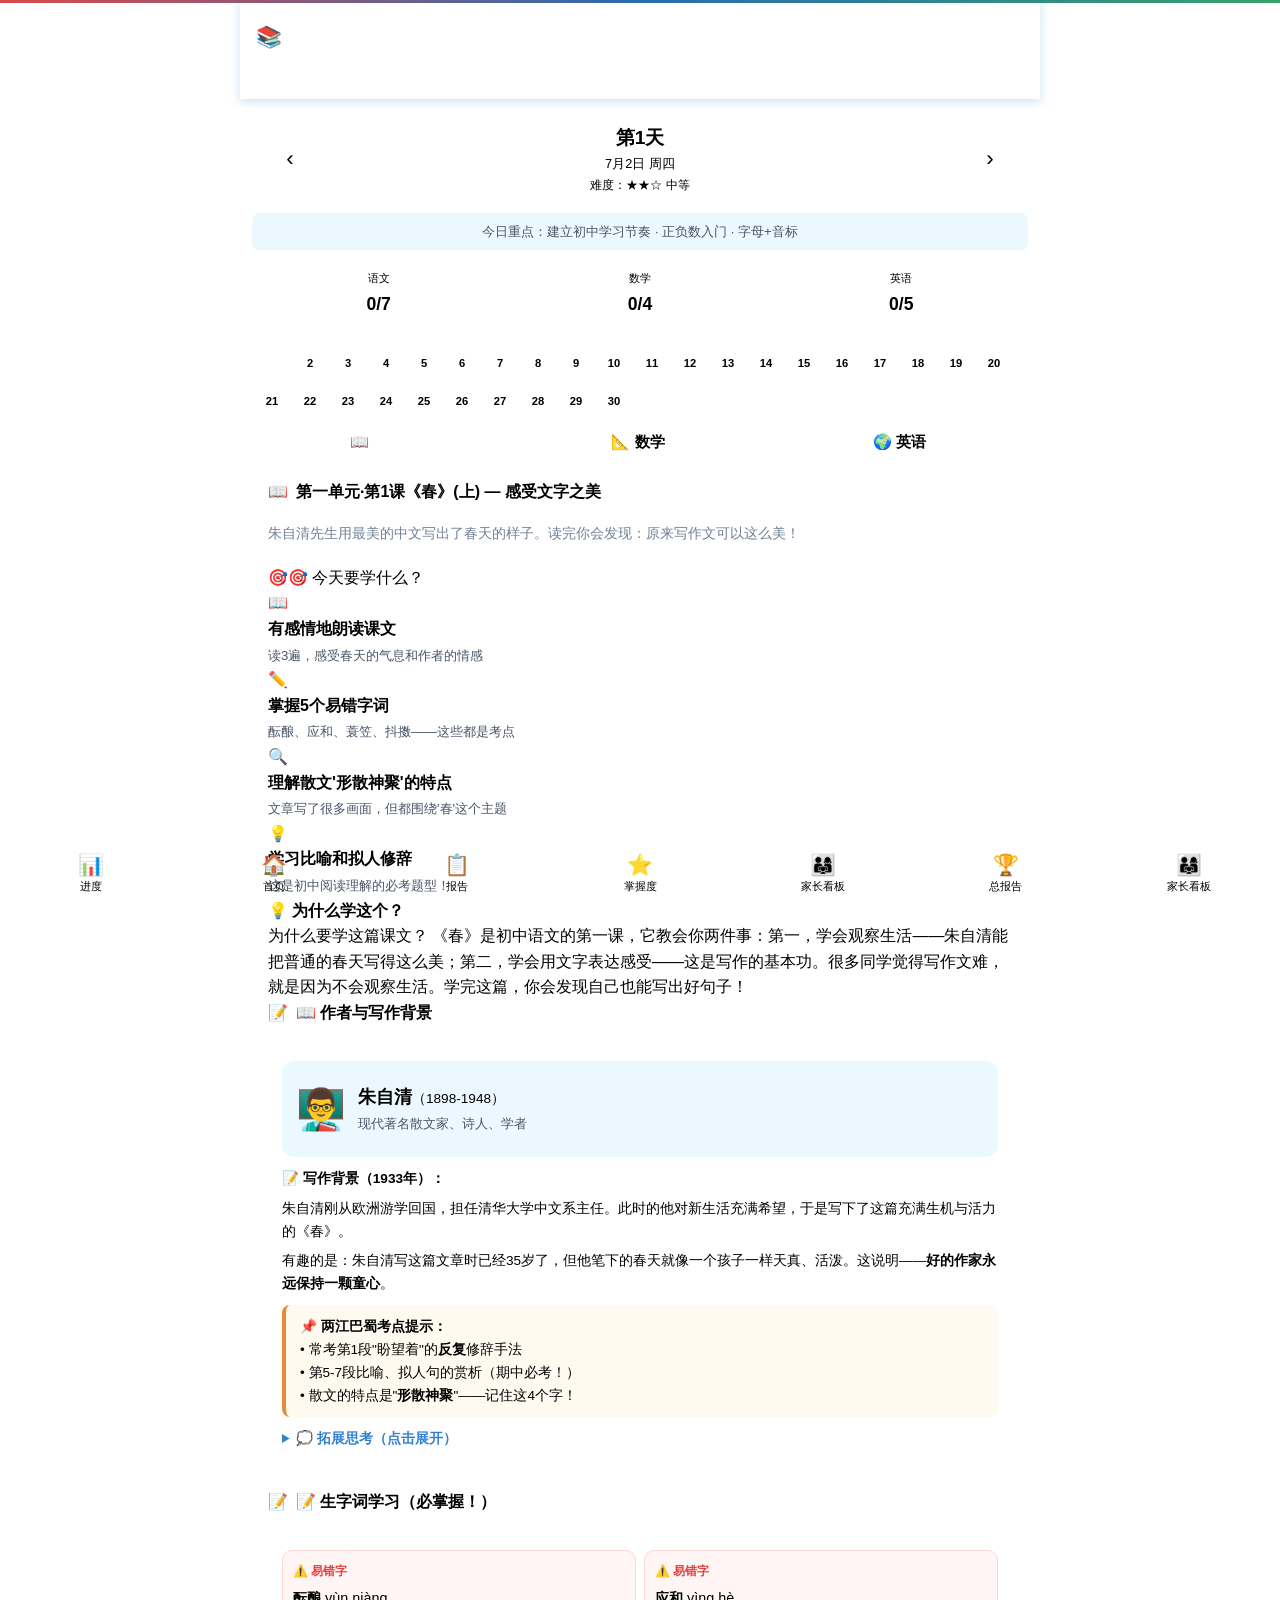
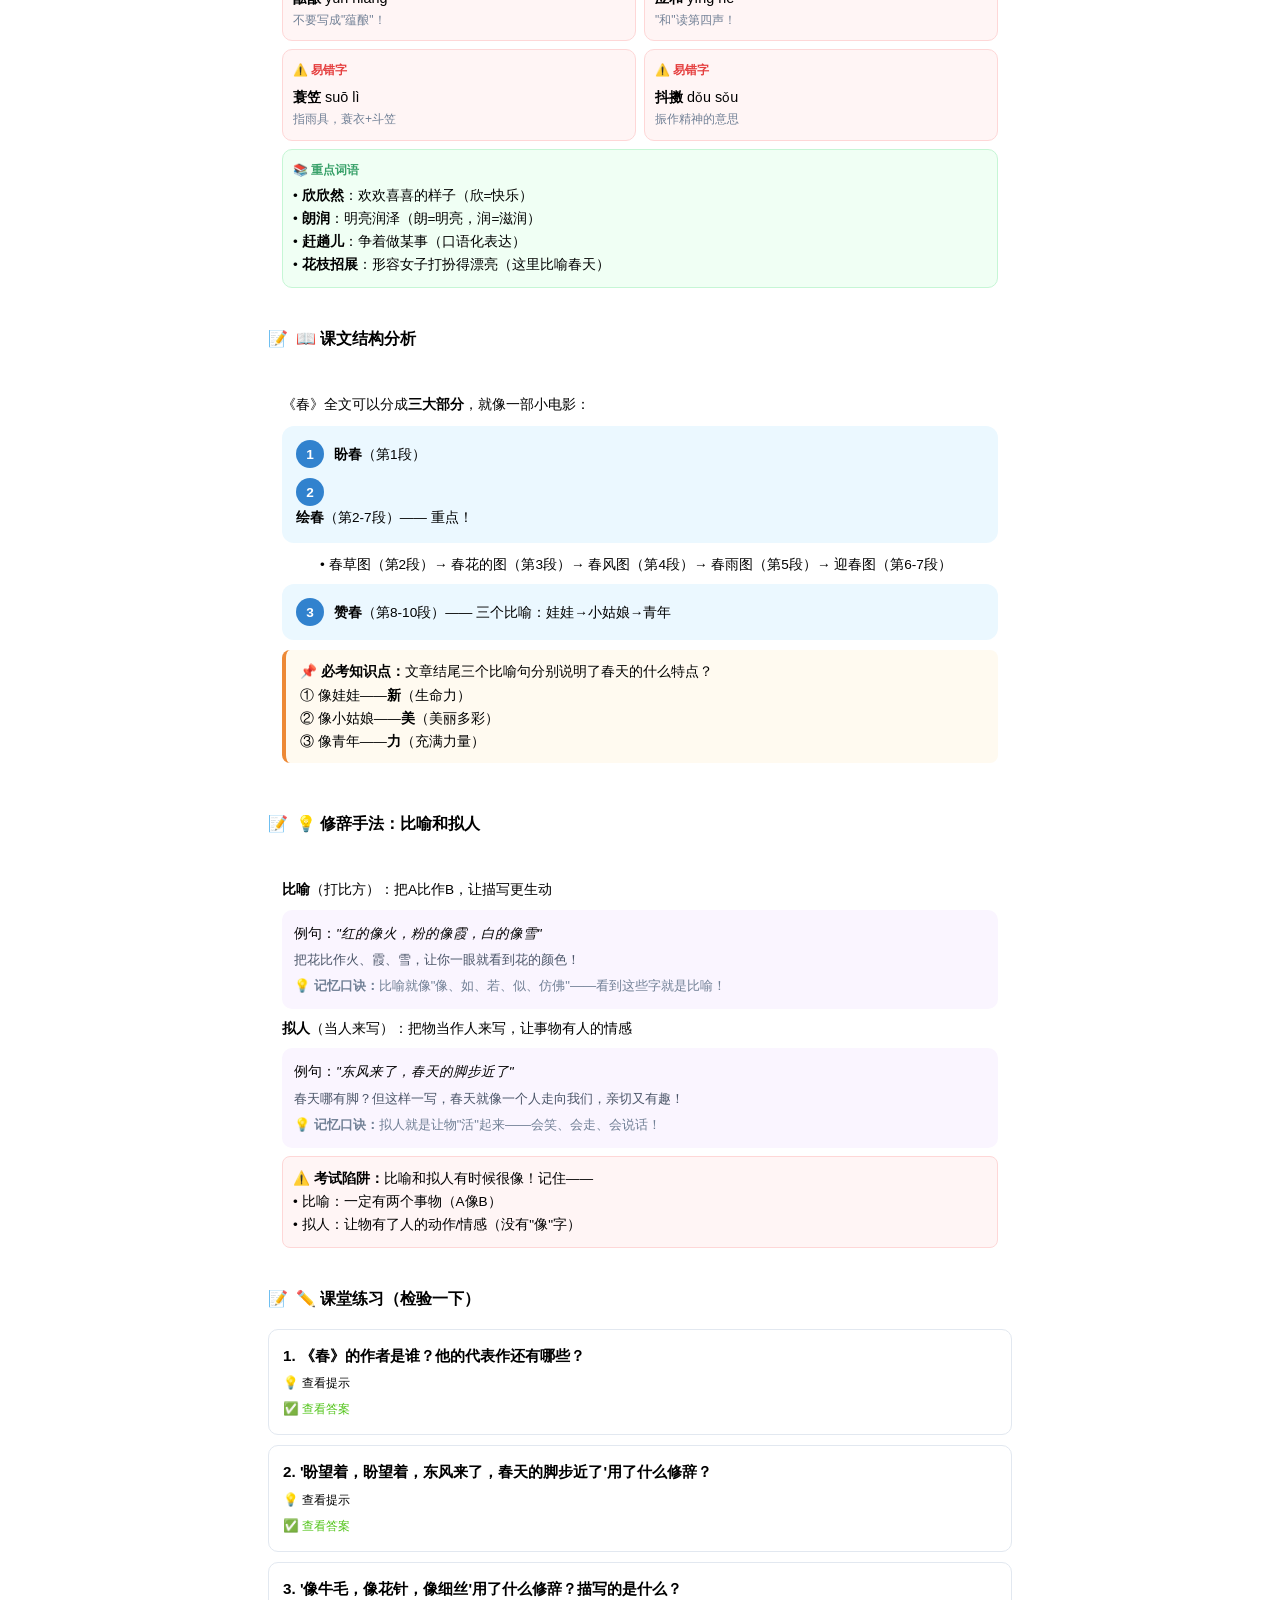
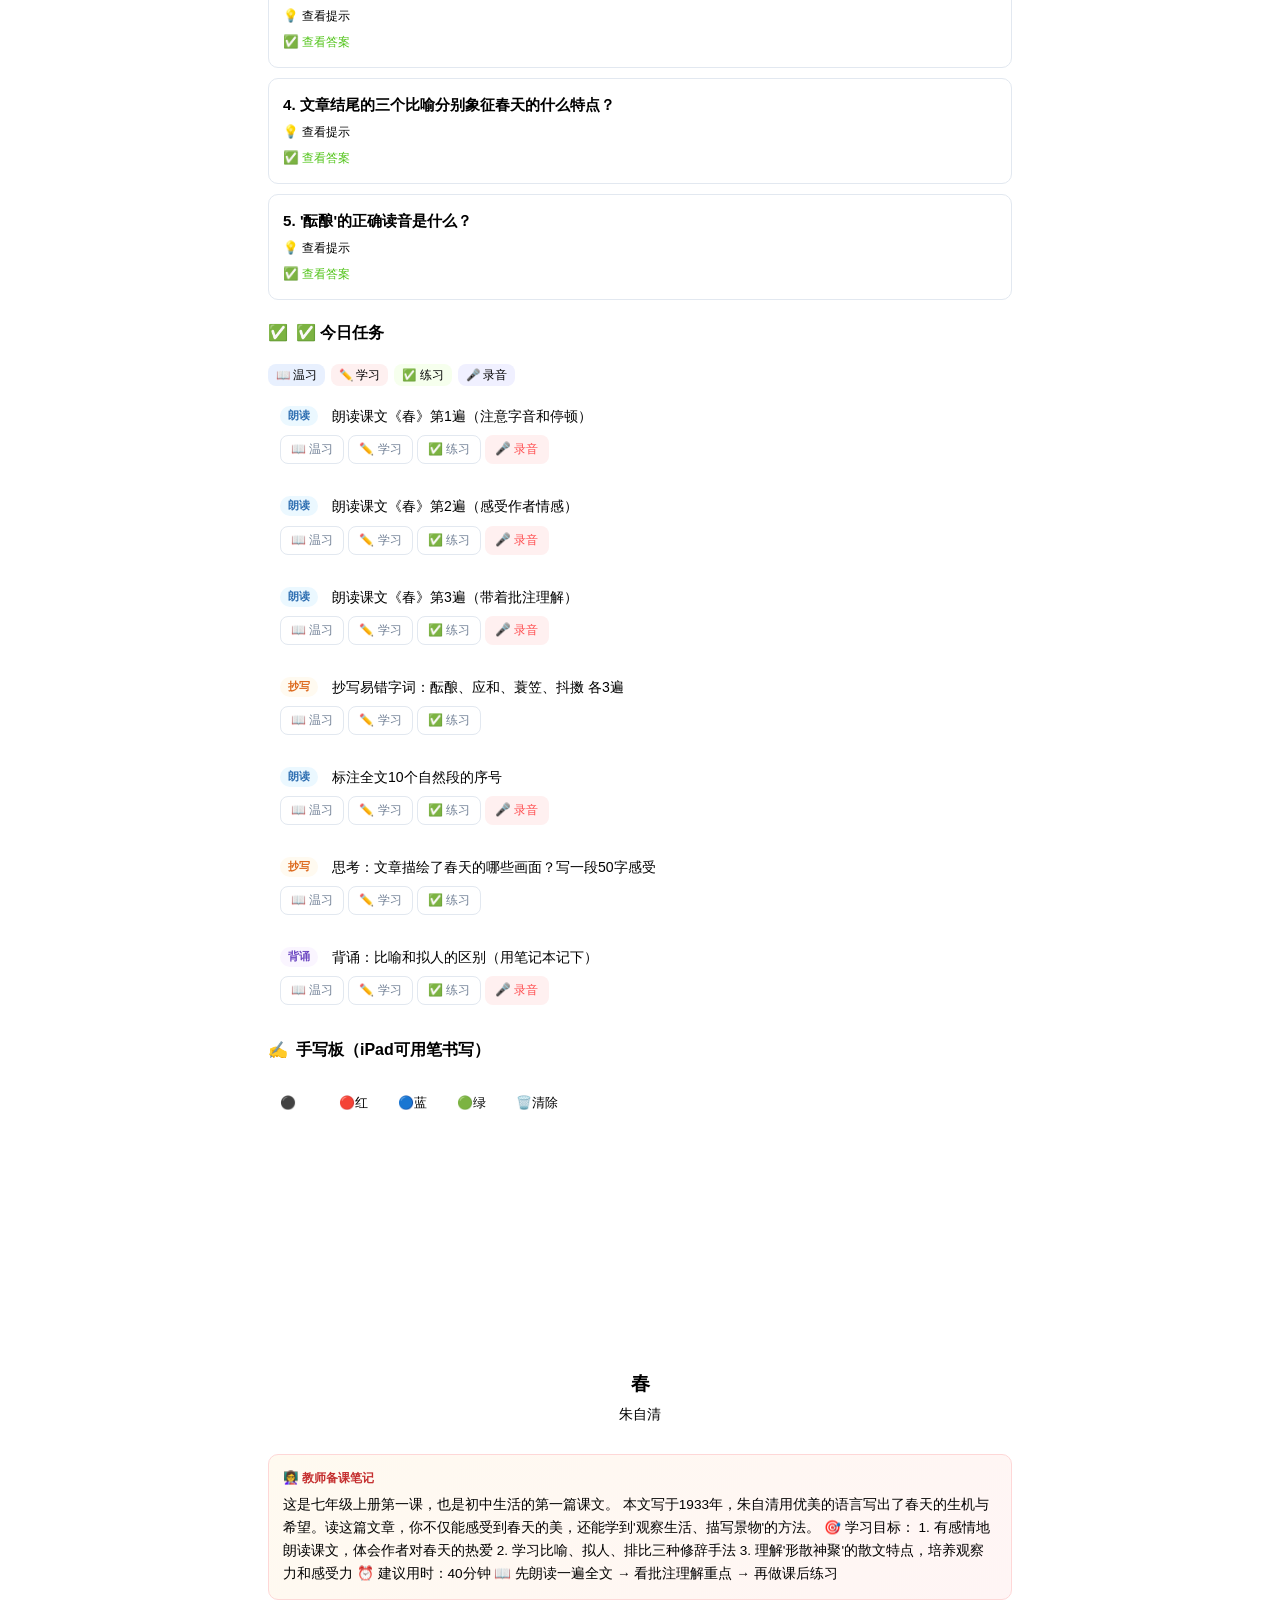
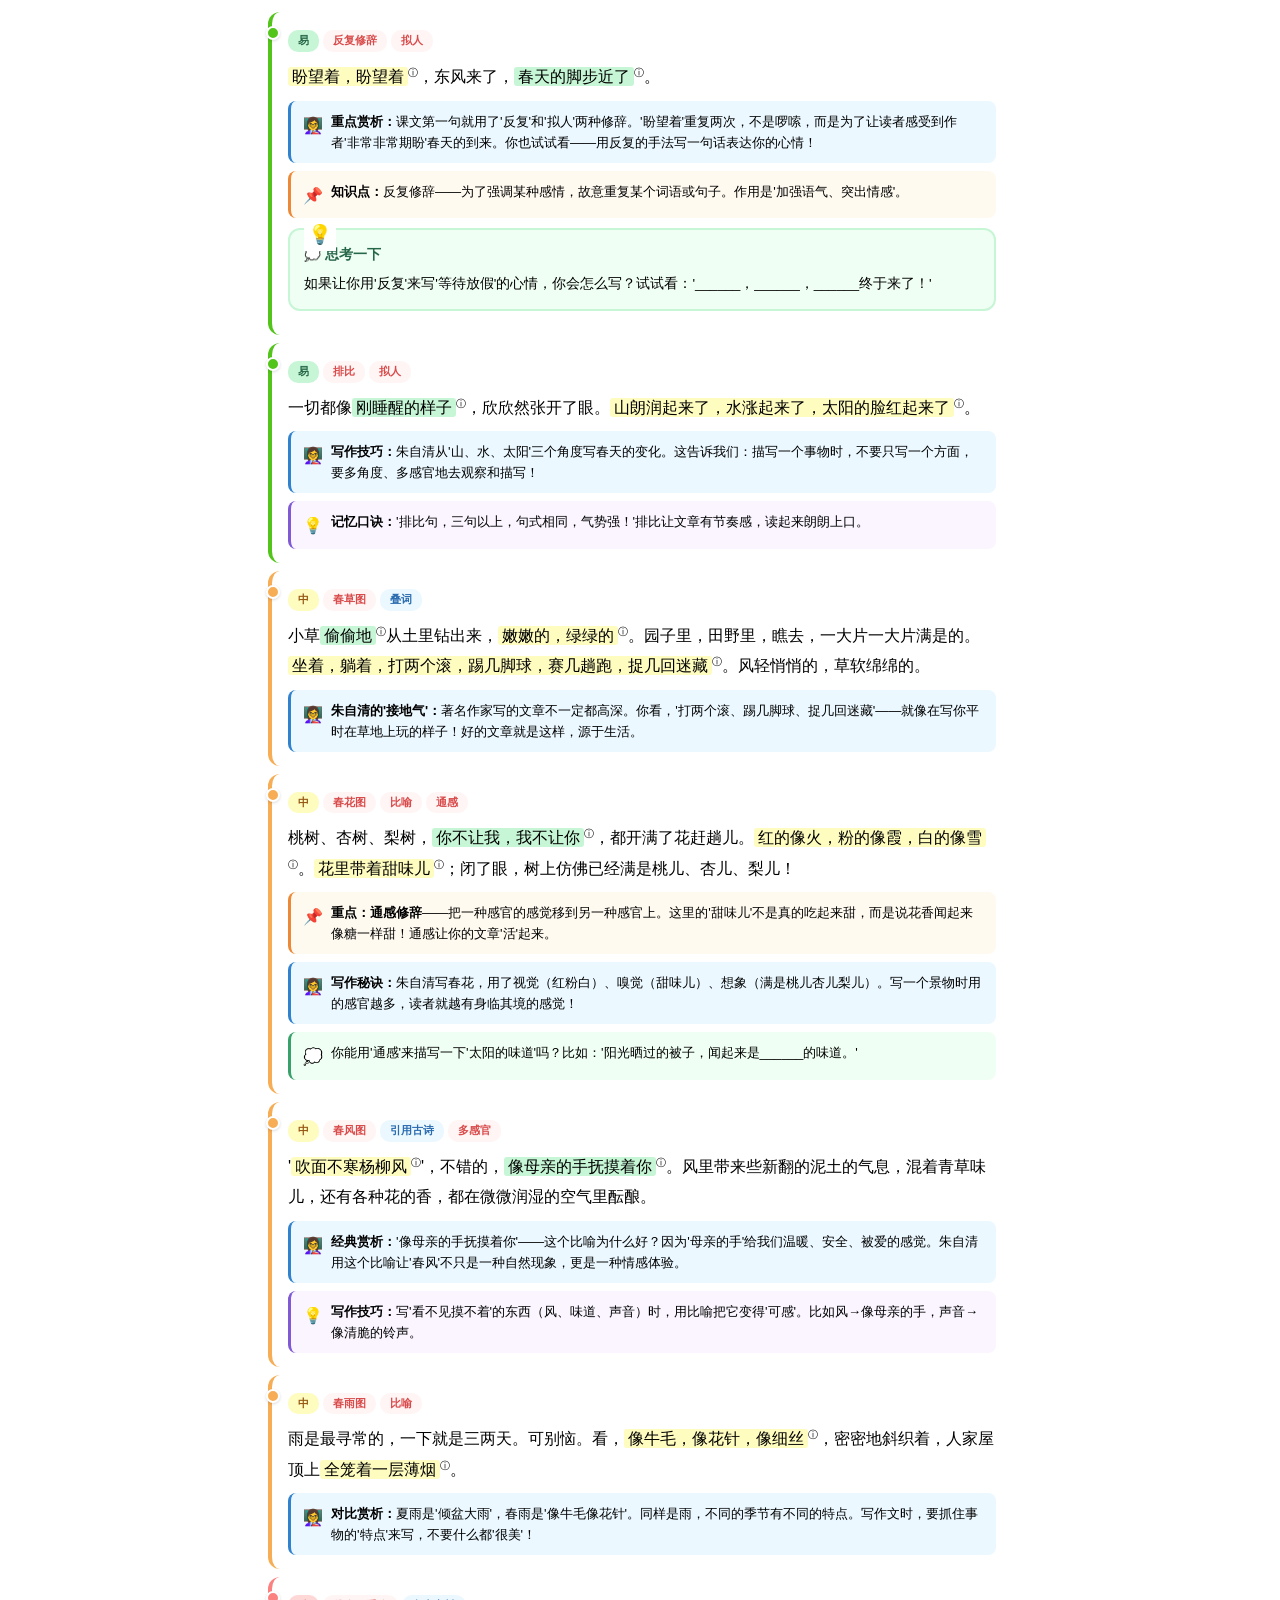
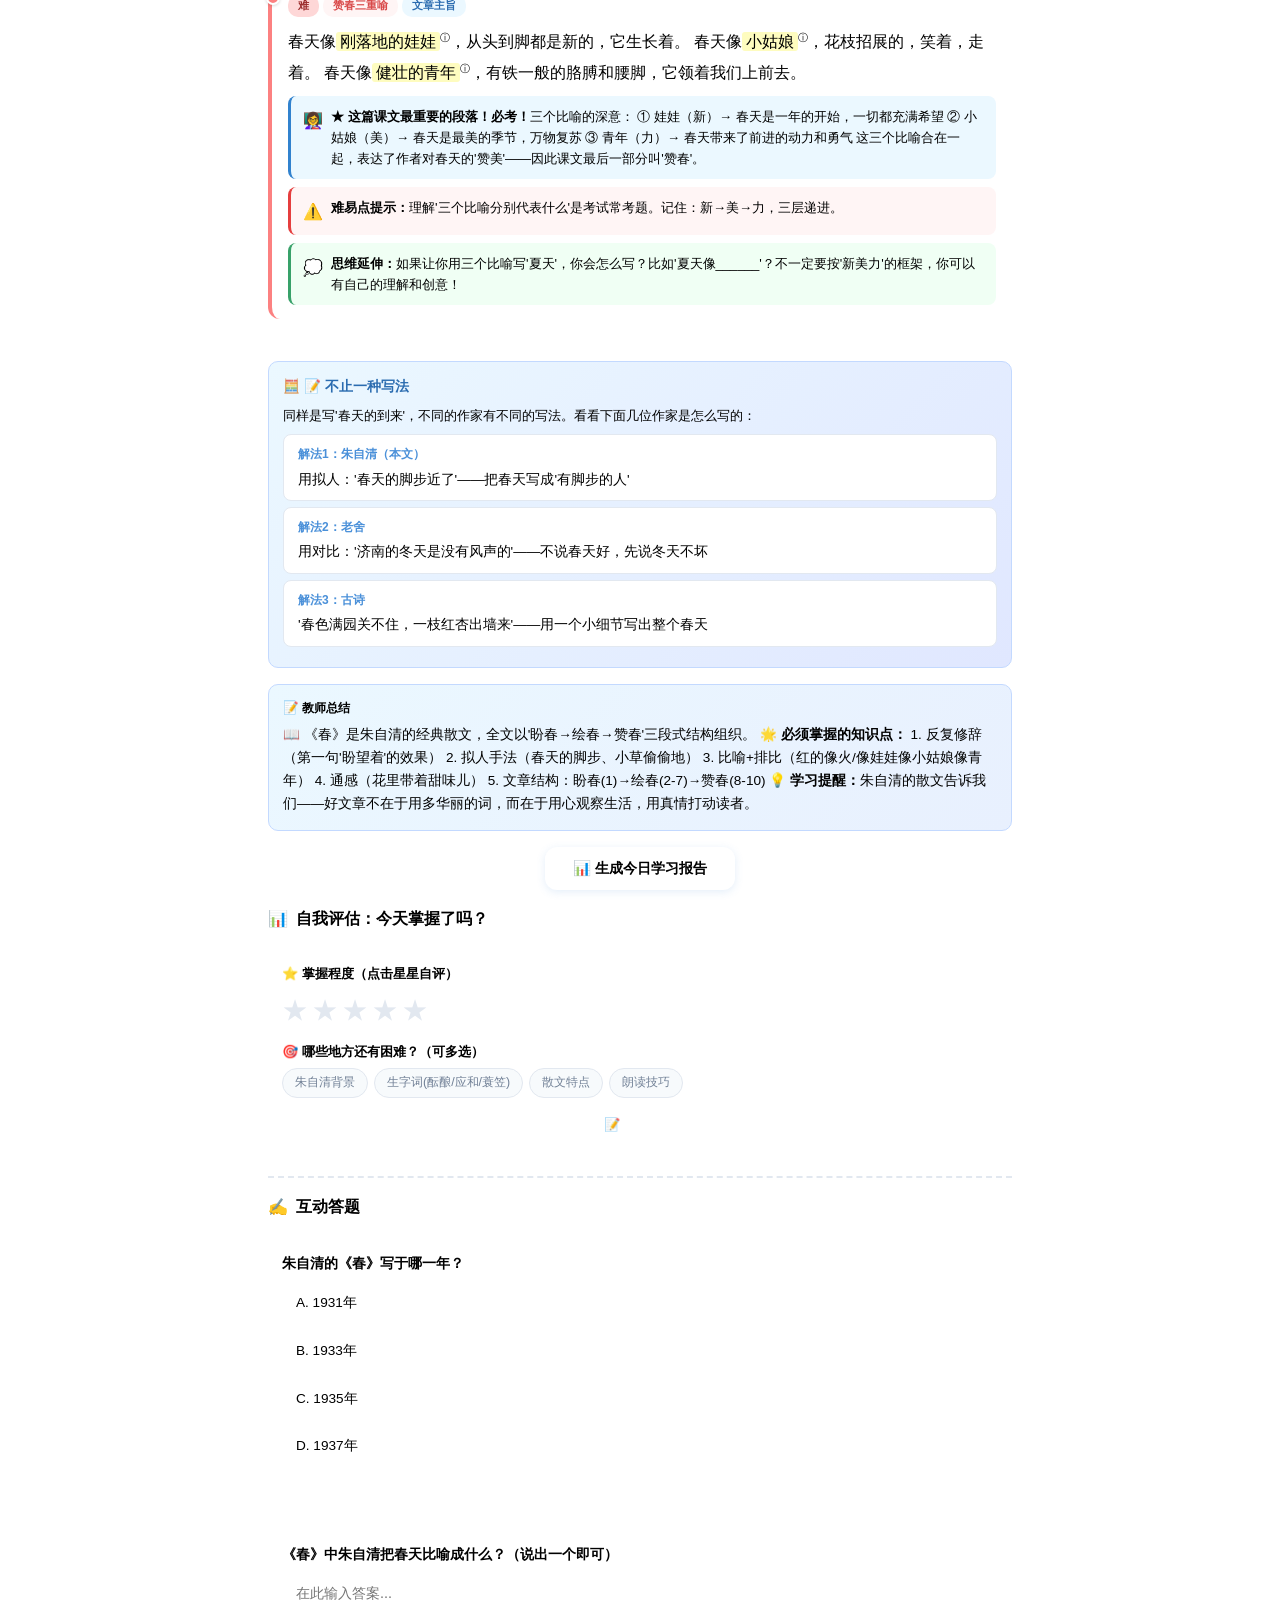
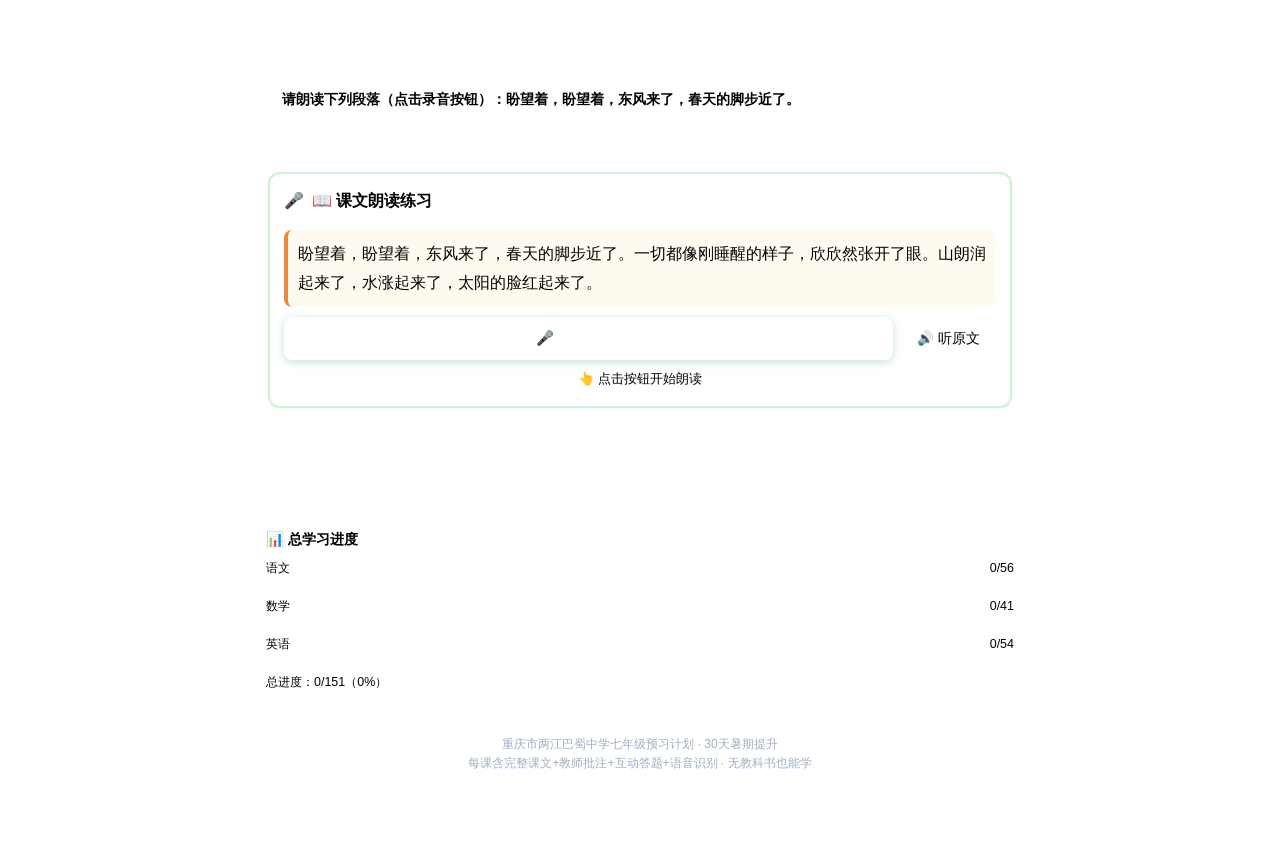
<file: summer_homework.html>
﻿<!DOCTYPE html>
<html lang="zh-CN">
<head>
<meta charset="UTF-8">
<meta name="viewport" content="width=device-width, initial-scale=1.0, maximum-scale=1.0, user-scalable=no, viewport-fit=cover">
<meta name="apple-mobile-web-app-capable" content="yes">
<meta name="apple-mobile-web-app-status-bar-style" content="default">
<title>小升初暑期作业 · 七年级预习计划</title>
<style>
﻿/* ========================================
   小升初暑期作业 · 七年级预习计划
   iPad自适应样式表
   ======================================== */

/* CSS变量 */
:root {
  --primary: #4A90D9;
  --primary-dark: #357ABD;
  --primary-light: #E8F0FE;
  --success: #52C41A;
  --warning: #FAAD14;
  --danger: #FF4D4F;
  --chinese: #D94A4A;
  --math: #2B6CB0;
  --english: #38A169;
  --bg: #F5F7FA;
  --card-bg: #FFFFFF;
  --text: #2D3748;
  --text-light: #718096;
  --border: #E2E8F0;
  --shadow: 0 2px 12px rgba(0,0,0,0.08);
  --radius: 16px;
  --radius-sm: 10px;
}

* { margin: 0; padding: 0; box-sizing: border-box; }
html { font-size: 16px; -webkit-text-size-adjust: 100%; }
body {
  font-family: -apple-system, BlinkMacSystemFont, "PingFang SC", "Helvetica Neue", sans-serif;
  background: var(--bg);
  color: var(--text);
  line-height: 1.6;
  padding: env(safe-area-inset-top) env(safe-area-inset-right) env(safe-area-inset-bottom) env(safe-area-inset-left);
  -webkit-font-smoothing: antialiased;
  touch-action: manipulation;
}

/* ======= 头部导航 ======= */
.header {
  background: linear-gradient(135deg, var(--primary), #6B5CE7);
  color: white;
  padding: 20px 16px;
  position: sticky;
  top: 0;
  z-index: 100;
  box-shadow: 0 2px 10px rgba(74,144,217,0.3);
}
.header h1 { font-size: 1.3rem; font-weight: 700; }
.header .subtitle { font-size: 0.85rem; opacity: 0.9; margin-top: 4px; }

/* ======= 日期导航 ======= */
.day-nav {
  display: flex;
  align-items: center;
  justify-content: space-between;
  background: var(--card-bg);
  padding: 12px 16px;
  margin: 12px;
  border-radius: var(--radius);
  box-shadow: var(--shadow);
}
.day-nav .nav-btn {
  width: 44px; height: 44px;
  border: none; border-radius: 50%;
  background: var(--primary-light);
  color: var(--primary);
  font-size: 1.4rem;
  display: flex; align-items: center; justify-content: center;
  cursor: pointer;
  transition: all 0.2s;
}
.day-nav .nav-btn:active { transform: scale(0.92); background: var(--primary); color: white; }
.day-nav .day-info { text-align: center; }
.day-nav .day-info .day-num { font-size: 1.2rem; font-weight: 700; color: var(--primary); }
.day-nav .day-info .day-date { font-size: 0.8rem; color: var(--text-light); }
.day-nav .day-info .day-progress {
  font-size: 0.75rem; color: var(--text-light); margin-top: 2px;
}
.day-selector {
  display: flex; gap: 6px; flex-wrap: wrap; padding: 8px 16px 4px;
  overflow-x: auto; -webkit-overflow-scrolling: touch;
}
.day-dot {
  width: 32px; height: 32px; border-radius: 50%;
  border: 2px solid var(--border); background: var(--card-bg);
  font-size: 0.7rem; font-weight: 600;
  display: flex; align-items: center; justify-content: center;
  cursor: pointer; transition: all 0.2s; flex-shrink: 0;
}
.day-dot.active { border-color: var(--primary); background: var(--primary); color: white; }
.day-dot.completed { border-color: var(--success); background: #F6FFED; color: var(--success); }
.day-dot.active.completed { background: var(--success); border-color: var(--success); color: white; }
.day-dot:active { transform: scale(0.9); }

/* ======= 今日概览 ======= */
.summary-bar {
  margin: 0 12px 12px;
  display: grid; grid-template-columns: repeat(3, 1fr); gap: 8px;
}
.summary-item {
  background: var(--card-bg); border-radius: var(--radius-sm); padding: 10px 8px;
  text-align: center; box-shadow: var(--shadow);
}
.summary-item .label { font-size: 0.7rem; color: var(--text-light); }
.summary-item .value { font-size: 1.1rem; font-weight: 700; margin-top: 2px; }
.summary-item.chinese .value { color: var(--chinese); }
.summary-item.math .value { color: var(--math); }
.summary-item.english .value { color: var(--english); }

/* ======= 科目标签 ======= */
.subject-tabs {
  display: flex; margin: 0 12px; gap: 8px;
}
.subject-tab {
  flex: 1; padding: 10px; border: none; border-radius: var(--radius-sm) var(--radius-sm) 0 0;
  font-size: 0.95rem; font-weight: 600;
  cursor: pointer; transition: all 0.2s;
  background: var(--border); color: var(--text-light);
}
.subject-tab.active { color: white; }
.subject-tab.chinese.active { background: var(--chinese); }
.subject-tab.math.active { background: var(--math); }
.subject-tab.english.active { background: var(--english); }
.subject-tab .check-icon { margin-left: 4px; font-size: 0.8rem; }

/* ======= 内容卡片 ======= */
.content-area {
  margin: 0 12px 80px;
}
.day-content {
  background: var(--card-bg); border-radius: 0 0 var(--radius) var(--radius);
  padding: 16px; box-shadow: var(--shadow);
  display: none;
}
.day-content.active { display: block; }

.content-section {
  margin-bottom: 20px;
}
.content-section:last-child { margin-bottom: 0; }

.section-title {
  font-size: 1rem; font-weight: 700; color: var(--text);
  padding-bottom: 8px; margin-bottom: 10px;
  border-bottom: 2px solid var(--border);
  display: flex; align-items: center; gap: 8px;
}
.section-title .emoji { font-size: 1.2rem; }

/* 知识点卡片 */
.knowledge-card {
  background: var(--primary-light);
  border-radius: var(--radius-sm);
  padding: 14px;
  margin-bottom: 10px;
  border-left: 4px solid var(--primary);
}
.knowledge-card .title { font-weight: 700; font-size: 0.9rem; margin-bottom: 6px; }
.knowledge-card .body { font-size: 0.85rem; color: var(--text); line-height: 1.7; }
.knowledge-card .highlight {
  background: #FFF3CD; padding: 2px 6px; border-radius: 4px;
  font-weight: 600;
}

/* 任务列表 */
.task-list { list-style: none; margin: 8px 0; }
.task-item {
  display: flex; align-items: flex-start; gap: 10px;
  padding: 10px 12px; margin-bottom: 6px;
  background: var(--bg); border-radius: var(--radius-sm);
  transition: all 0.2s;
  cursor: pointer;
  -webkit-user-select: none;
  user-select: none;
}
.task-item:active { transform: scale(0.98); }
.task-item.done { opacity: 0.6; background: #F6FFED; }
.task-check {
  width: 22px; height: 22px; border-radius: 50%;
  border: 2px solid var(--border); flex-shrink: 0;
  display: flex; align-items: center; justify-content: center;
  transition: all 0.2s;
  margin-top: 2px;
}
.task-item.done .task-check {
  background: var(--success); border-color: var(--success);
  color: white; font-size: 0.7rem;
}
.task-text { flex: 1; font-size: 0.88rem; line-height: 1.5; }
.task-text .tag {
  display: inline-block; font-size: 0.7rem; padding: 1px 8px;
  border-radius: 10px; margin-right: 6px; font-weight: 600;
}
.tag-read { background: #E8F0FE; color: var(--primary); }
.tag-write { background: #FEF0F0; color: var(--danger); }
.tag-copy { background: #FFF7E6; color: #D48806; }
.tag-recite { background: #F6FFED; color: var(--success); }
.tag-practice { background: #F0F0FF; color: #6B5CE7; }
.tag-video { background: #FFF0F6; color: #EB2F96; }
.tag-audio { background: #F0FFF4; color: var(--english); }

/* 练习区域 */
.practice-box {
  background: #FAFAFA;
  border-radius: var(--radius-sm); padding: 14px;
  margin: 8px 0;
  border: 1px dashed var(--border);
}
.practice-box .question {
  font-size: 0.9rem; font-weight: 600; margin-bottom: 8px;
}
.practice-box .answer-area {
  min-height: 60px; border: 1px solid var(--border);
  border-radius: 8px; padding: 10px;
  font-size: 0.85rem; color: var(--text-light);
  background: white;
}
.practice-box .hint {
  font-size: 0.78rem; color: var(--primary); margin-top: 6px;
  cursor: pointer;
}
.practice-box .answer-reveal {
  display: none; margin-top: 8px; padding: 10px;
  background: #F6FFED; border-radius: 8px;
  border-left: 3px solid var(--success);
  font-size: 0.85rem;
}

/* ======= 手写板 ======= */
.whiteboard-section { margin-top: 12px; }
.whiteboard-toolbar {
  display: flex; gap: 6px; align-items: center; padding: 8px 0;
  flex-wrap: wrap;
}
.whiteboard-toolbar button {
  padding: 6px 12px; border: 1px solid var(--border); border-radius: 6px;
  background: white; font-size: 0.8rem; cursor: pointer;
}
.whiteboard-toolbar button.active { background: var(--primary); color: white; border-color: var(--primary); }
.whiteboard-toolbar button:active { transform: scale(0.95); }
.whiteboard-canvas {
  width: 100%; height: 240px; border: 2px solid var(--border);
  border-radius: var(--radius-sm); background: white;
  touch-action: none;
}
.whiteboard-canvas.math-board { height: 300px; }

/* ======= 音频播放器 ======= */
.audio-player {
  display: flex; align-items: center; gap: 12px;
  padding: 12px; background: #F0FFF4; border-radius: var(--radius-sm);
  margin: 8px 0;
  border: 1px solid #C6F6D5;
}
.audio-player .play-btn {
  width: 44px; height: 44px; border-radius: 50%;
  border: none; background: var(--english); color: white;
  font-size: 1.2rem; cursor: pointer; flex-shrink: 0;
  display: flex; align-items: center; justify-content: center;
}
.audio-player .play-btn:active { transform: scale(0.9); }
.audio-player .audio-label { font-size: 0.85rem; flex: 1; }
.audio-player .audio-wave {
  height: 4px; background: #C6F6D5; border-radius: 2px;
  flex: 1; position: relative; overflow: hidden;
}
.audio-player .audio-wave .progress {
  height: 100%; background: var(--english); border-radius: 2px;
  width: 0; transition: width 0.1s;
}
.audio-player .duration { font-size: 0.75rem; color: var(--text-light); }

/* 录音按钮 */
.record-btn {
  display: flex; align-items: center; gap: 8px;
  padding: 10px 16px; border: 2px solid var(--danger); border-radius: 25px;
  background: white; color: var(--danger); font-size: 0.85rem; font-weight: 600;
  cursor: pointer; margin: 8px 0;
}
.record-btn.recording { background: var(--danger); color: white; animation: pulse 1s infinite; }
@keyframes pulse {
  0%, 100% { opacity: 1; }
  50% { opacity: 0.6; }
}

/* ======= 诗词卡片 ======= */
.poem-card {
  background: linear-gradient(135deg, #FFF5F5, #FFFAF0);
  border-radius: var(--radius-sm); padding: 16px;
  margin: 10px 0; text-align: center;
  border: 1px solid #FED7D7;
}
.poem-card .poem-title { font-size: 1.1rem; font-weight: 700; color: var(--chinese); }
.poem-card .poem-author { font-size: 0.8rem; color: var(--text-light); margin-bottom: 10px; }
.poem-card .poem-content { font-size: 0.9rem; line-height: 2; }
.poem-card .poem-translation { font-size: 0.8rem; color: var(--text-light); margin-top: 8px; 
  padding-top: 8px; border-top: 1px dashed #FED7D7; }

/* ======= 数学公式 ======= */
.math-formula {
  background: #F8F9FA; padding: 12px 16px; border-radius: var(--radius-sm);
  margin: 8px 0; text-align: center;
  font-size: 1.1rem; font-weight: 600; color: var(--math);
  font-family: "Times New Roman", serif;
}
.math-formula .explain {
  font-size: 0.8rem; font-weight: 400; color: var(--text-light);
  margin-top: 4px;
}
.math-example {
  background: #EBF8FF; padding: 12px; border-radius: var(--radius-sm);
  margin: 8px 0; border-left: 3px solid var(--math);
  font-size: 0.85rem; line-height: 1.8;
}
.math-example .step { color: var(--text-light); font-size: 0.8rem; margin-top: 4px; }

/* ======= 英语音标卡片 ======= */
.phonetic-card {
  display: grid; grid-template-columns: repeat(auto-fill, minmax(120px, 1fr));
  gap: 8px; margin: 8px 0;
}
.phonetic-item {
  background: #F0FFF4; padding: 10px; border-radius: 8px; text-align: center;
  border: 1px solid #C6F6D5;
}
.phonetic-item .symbol { font-size: 1.5rem; font-weight: 700; color: var(--english); }
.phonetic-item .example { font-size: 0.8rem; color: var(--text-light); margin-top: 4px; }

/* ======= 进度面板 ======= */
.progress-panel {
  margin: 0 12px 12px;
  background: var(--card-bg); border-radius: var(--radius); padding: 14px;
  box-shadow: var(--shadow);
}
.progress-panel h3 { font-size: 0.9rem; margin-bottom: 8px; }
.progress-bar {
  height: 8px; background: var(--border); border-radius: 4px;
  overflow: hidden; margin: 4px 0;
}
.progress-bar .fill {
  height: 100%; border-radius: 4px; transition: width 0.5s ease;
}
.progress-bar .fill.chinese { background: var(--chinese); }
.progress-bar .fill.math { background: var(--math); }
.progress-bar .fill.english { background: var(--english); }
.progress-stats { font-size: 0.78rem; color: var(--text-light); margin-top: 4px; }

/* ======= 底部导航 ======= */
.bottom-nav {
  position: fixed; bottom: 0; left: 0; right: 0;
  background: var(--card-bg); border-top: 1px solid var(--border);
  display: flex; padding: 8px 0 env(safe-area-inset-bottom, 8px);
  z-index: 100;
}
.bottom-nav button {
  flex: 1; border: none; background: none;
  padding: 6px; font-size: 0.7rem;
  color: var(--text-light); cursor: pointer;
  display: flex; flex-direction: column; align-items: center; gap: 2px;
}
.bottom-nav button .icon { font-size: 1.3rem; }
.bottom-nav button.active { color: var(--primary); }

/* ======= 模态框 ======= */
.modal-overlay {
  position: fixed; top: 0; left: 0; right: 0; bottom: 0;
  background: rgba(0,0,0,0.5); z-index: 200;
  display: none; align-items: flex-end; justify-content: center;
}
.modal-overlay.show { display: flex; }
.modal-content {
  background: var(--card-bg); border-radius: var(--radius) var(--radius) 0 0;
  width: 100%; max-height: 80vh; overflow-y: auto;
  padding: 20px 16px env(safe-area-inset-bottom, 16px);
  animation: slideUp 0.3s ease;
}
@keyframes slideUp {
  from { transform: translateY(100%); }
  to { transform: translateY(0); }
}
.modal-handle {
  width: 40px; height: 4px; background: var(--border); border-radius: 2px;
  margin: 0 auto 12px;
}
.modal-title { font-size: 1.1rem; font-weight: 700; margin-bottom: 12px; }

/* ======= 学习记录 ======= */
.record-card {
  background: var(--card-bg); border-radius: var(--radius-sm);
  padding: 12px; margin-bottom: 8px; border: 1px solid var(--border);
}
.record-card .date { font-size: 0.78rem; color: var(--text-light); }
.record-card .subjects { display: flex; gap: 6px; margin-top: 6px; }
.record-card .subj-tag {
  padding: 2px 10px; border-radius: 10px; font-size: 0.7rem; font-weight: 600;
}
.record-card .subj-tag.chinese { background: #FEF0F0; color: var(--chinese); }
.record-card .subj-tag.math { background: #EBF8FF; color: var(--math); }
.record-card .subj-tag.english { background: #F0FFF4; color: var(--english); }

/* ======= 响应式 ======= */
@media (min-width: 768px) {
  body { max-width: 800px; margin: 0 auto; }
  .header { border-radius: 0 0 var(--radius) var(--radius); }
}
@media (max-width: 374px) {
  html { font-size: 14px; }
}

/* ======= 打印 ======= */
@media print {
  .header, .bottom-nav, .whiteboard-section, .record-btn, .day-selector {
    display: none !important;
  }
  .day-content { display: block !important; page-break-after: always; }
  body { background: white; }
  .content-area { margin: 0; }
  .day-content { box-shadow: none; border: 1px solid #ddd; }
}

/* ======= 加载动画 ======= */
.loading { text-align: center; padding: 40px; color: var(--text-light); }
.spinner {
  width: 40px; height: 40px; border: 4px solid var(--border);
  border-top-color: var(--primary); border-radius: 50%;
  animation: spin 0.8s linear infinite; margin: 0 auto 12px;
}
@keyframes spin { to { transform: rotate(360deg); } }

/* ======= 空状态 ======= */
.empty-state { text-align: center; padding: 40px 20px; color: var(--text-light); }
.empty-state .icon { font-size: 3rem; margin-bottom: 12px; }
.empty-state .text { font-size: 0.9rem; }

/* ======= 音标关联拼音卡 ======= */
.phonetic-compare {
  display: grid; grid-template-columns: 1fr 1fr; gap: 8px; margin: 8px 0;
}
.phonetic-compare .compare-item {
  padding: 10px; border-radius: 8px; text-align: center;
  background: #FFFBE6; border: 1px solid #FFE58F;
}
.phonetic-compare .compare-item .en { font-size: 1.3rem; font-weight: 700; color: var(--english); }
.phonetic-compare .compare-item .pinyin { font-size: 1rem; color: #D48806; margin-top: 4px; }
.phonetic-compare .compare-item .desc { font-size: 0.75rem; color: var(--text-light); margin-top: 4px; }

/* ======= 单词联想网络 ======= */
.word-web {
  display: flex; flex-wrap: wrap; gap: 8px; justify-content: center;
  margin: 10px 0; padding: 12px; background: #F0FFF4; border-radius: var(--radius-sm);
}
.word-web .web-node {
  padding: 6px 14px; border-radius: 20px; font-size: 0.85rem; font-weight: 600;
  position: relative;
}
.word-web .web-node.root {
  background: var(--english); color: white; font-size: 1rem;
}
.word-web .web-node.branch {
  background: #C6F6D5; color: #276749;
}
.word-web .web-node.leaf {
  background: #E6FFFA; color: #234E52; border: 1px solid #B2F5EA;
}
.word-web .web-connector { font-size: 1.2rem; color: var(--english); align-self: center; }

/* ======= 图片占位 ======= */
.image-placeholder {
  background: linear-gradient(135deg, #E8F0FE, #F0E6FF);
  border-radius: var(--radius-sm); padding: 20px; text-align: center;
  margin: 10px 0; min-height: 100px;
  display: flex; flex-direction: column; align-items: center; justify-content: center;
}
.image-placeholder .icon { font-size: 2rem; margin-bottom: 6px; }
.image-placeholder .hint { font-size: 0.8rem; color: var(--text-light); }

/* ======= 互动问答 ======= */
.quiz-card {
  background: white; border: 2px solid var(--border); border-radius: var(--radius-sm);
  padding: 14px; margin: 10px 0;
}
.quiz-card .question { font-weight: 600; font-size: 0.9rem; margin-bottom: 10px; }
.quiz-options { display: flex; flex-direction: column; gap: 6px; }
.quiz-option {
  padding: 10px 14px; border: 2px solid var(--border); border-radius: 8px;
  font-size: 0.85rem; cursor: pointer; transition: all 0.2s;
  background: white;
}
.quiz-option:active { transform: scale(0.98); }
.quiz-option.selected { border-color: var(--primary); background: var(--primary-light); }
.quiz-option.correct { border-color: var(--success); background: #F6FFED; }
.quiz-option.wrong { border-color: var(--danger); background: #FFF2F0; }
.quiz-option .check { float: right; }
.quiz-result { margin-top: 8px; font-size: 0.85rem; font-weight: 600; text-align: center; }
.quiz-result.correct { color: var(--success); }
.quiz-result.wrong { color: var(--danger); }

/* ======= Study Tip 提示 ======= */
.study-tip {
  background: linear-gradient(135deg, #FFFAF0, #FFF5F5);
  border: 1px solid #FED7AA; border-radius: var(--radius-sm);
  padding: 12px; margin: 8px 0;
  display: flex; align-items: flex-start; gap: 10px;
}
.study-tip .icon { font-size: 1.3rem; flex-shrink: 0; }
.study-tip .text { font-size: 0.82rem; line-height: 1.6; }
.study-tip .text .strong { font-weight: 700; }

</style>
<style>
﻿/* ========================================
   增强动画 & 可视化组件
   ======================================== */

/* --- 历史时间线 --- */
.timeline {
  position: relative; padding: 16px 0 16px 30px; margin: 12px 0;
}
.timeline::before {
  content: ""; position: absolute; left: 10px; top: 0; bottom: 0;
  width: 3px; background: linear-gradient(180deg, var(--chinese), #F6AD55, var(--primary));
  border-radius: 2px;
}
.timeline-item {
  position: relative; margin-bottom: 14px; padding-left: 16px;
  opacity: 0; transform: translateX(-10px);
  animation: slideIn 0.4s ease forwards;
}
.timeline-item:nth-child(1) { animation-delay: 0.1s; }
.timeline-item:nth-child(2) { animation-delay: 0.25s; }
.timeline-item:nth-child(3) { animation-delay: 0.4s; }
.timeline-item:nth-child(4) { animation-delay: 0.55s; }
.timeline-item:nth-child(5) { animation-delay: 0.7s; }
.timeline-item::before {
  content: ""; position: absolute; left: -22px; top: 6px;
  width: 12px; height: 12px; border-radius: 50%;
  background: var(--chinese); border: 2px solid white; box-shadow: 0 0 0 2px var(--chinese);
}
.timeline-item .year {
  font-size: 0.75rem; font-weight: 700; color: var(--chinese);
  background: #FEF0F0; display: inline-block; padding: 1px 8px; border-radius: 8px;
  margin-bottom: 2px;
}
.timeline-item .desc {
  font-size: 0.85rem; color: var(--text); line-height: 1.5;
}
@keyframes slideIn {
  to { opacity: 1; transform: translateX(0); }
}

/* --- 知识卡片增强 --- */
.knowledge-card.enhanced {
  background: linear-gradient(135deg, #FFFAF0, #FFF5F5);
  border-left-color: var(--chinese);
  position: relative; overflow: hidden;
}
.knowledge-card.enhanced::after {
  content: "📜"; position: absolute; right: 10px; top: 10px;
  font-size: 2rem; opacity: 0.15;
}

/* --- 图表容器 --- */
.chart-container {
  background: white; border-radius: var(--radius-sm); padding: 16px;
  margin: 10px 0; border: 1px solid var(--border);
  text-align: center;
}
.chart-container .chart-title {
  font-size: 0.85rem; font-weight: 700; margin-bottom: 10px; color: var(--text);
}
.chart-container svg { max-width: 100%; height: auto; }

/* --- 柱状图动画 --- */
.bar-chart {
  display: flex; align-items: flex-end; justify-content: center;
  gap: 12px; height: 140px; padding: 10px 0; margin: 8px 0;
}
.bar-item {
  display: flex; flex-direction: column; align-items: center; gap: 4px;
  width: 50px;
}
.bar-item .bar {
  width: 36px; border-radius: 6px 6px 0 0;
  animation: growBar 0.8s ease-out forwards;
  position: relative;
  min-height: 4px;
}
.bar-item .bar .val {
  position: absolute; top: -20px; left: 50%; transform: translateX(-50%);
  font-size: 0.75rem; font-weight: 700; white-space: nowrap;
}
.bar-item .label { font-size: 0.72rem; color: var(--text-light); text-align: center; }
@keyframes growBar {
  from { height: 0 !important; }
  to { /* height set inline */ }
}

/* --- 圆形图 --- */
.donut-container {
  position: relative; width: 140px; height: 140px; margin: 10px auto;
}
.donut-container svg { transform: rotate(-90deg); }
.donut-container .center-text {
  position: absolute; top: 50%; left: 50%; transform: translate(-50%, -50%);
  font-size: 1.2rem; font-weight: 700; color: var(--text);
}

/* --- 数字轴动画 --- */
.number-line-container {
  position: relative; height: 60px; margin: 16px 0; padding-top: 20px;
}
.number-line {
  position: relative; height: 3px; background: var(--text); margin: 0 16px;
}
.number-line .tick {
  position: absolute; top: -6px; width: 2px; height: 14px; background: var(--text);
  transform: translateX(-50%);
}
.number-line .tick-label {
  position: absolute; top: 16px; font-size: 0.7rem; color: var(--text-light);
  transform: translateX(-50%);
}
.number-line .moving-dot {
  position: absolute; top: -8px; width: 18px; height: 18px;
  border-radius: 50%; background: var(--math);
  transform: translateX(-50%);
  animation: moveAlongLine 3s ease-in-out infinite alternate;
  box-shadow: 0 0 8px rgba(43,108,176,0.4);
}
.number-line .dot-glow {
  position: absolute; top: -14px; left: -14px; width: 46px; height: 46px;
  border-radius: 50%; background: rgba(43,108,176,0.15);
  animation: pulseGlow 1.5s ease-in-out infinite;
}
@keyframes moveAlongLine {
  0% { left: 0%; }
  100% { left: 100%; }
}
@keyframes pulseGlow {
  0%, 100% { transform: scale(1); opacity: 0.5; }
  50% { transform: scale(1.2); opacity: 0.2; }
}

/* --- 动画数字轴(绝对值示例) --- */
.abs-demo {
  position: relative; height: 80px; margin: 12px 0;
  display: flex; align-items: center; justify-content: center;
}
.abs-demo .line {
  position: absolute; height: 3px; background: var(--border);
  left: 10%; right: 10%; top: 50%;
}
.abs-demo .point {
  position: absolute; width: 20px; height: 20px; border-radius: 50%;
  top: 50%; transform: translate(-50%, -50%);
  display: flex; align-items: center; justify-content: center;
  font-size: 0.65rem; font-weight: 700; color: white; z-index: 2;
}
.abs-demo .point.neg { background: var(--danger); left: 30%; }
.abs-demo .point.zero { background: var(--text); left: 50%; }
.abs-demo .point.pos { background: var(--math); left: 70%; }
.abs-demo .arrow-line {
  position: absolute; height: 2px; top: 30%; transform: translateY(-50%);
  animation: arrowPulse 2s ease-in-out infinite;
}
.abs-demo .arrow-line.left { left: 30%; width: 20%; background: var(--danger); }
.abs-demo .arrow-line.right { right: 30%; width: 20%; background: var(--math); }
.abs-demo .dist-label {
  position: absolute; top: 10%; font-size: 0.7rem; font-weight: 600;
  animation: fadeInOut 2s ease-in-out infinite;
}
@keyframes arrowPulse {
  0%, 100% { opacity: 0.6; }
  50% { opacity: 1; }
}
@keyframes fadeInOut {
  0%, 100% { opacity: 0.7; }
  50% { opacity: 1; }
}

/* --- 英语音标动效卡片 --- */
.phonetic-enhanced {
  display: grid; grid-template-columns: repeat(auto-fill, minmax(140px, 1fr));
  gap: 10px; margin: 10px 0;
}
.phonetic-card-enhanced {
  background: linear-gradient(135deg, #F0FFF4, #E6FFFA);
  border-radius: 12px; padding: 14px; text-align: center;
  border: 1px solid #C6F6D5; cursor: pointer;
  transition: all 0.3s ease;
  animation: popIn 0.4s ease backwards;
}
.phonetic-card-enhanced:nth-child(1) { animation-delay: 0.05s; }
.phonetic-card-enhanced:nth-child(2) { animation-delay: 0.1s; }
.phonetic-card-enhanced:nth-child(3) { animation-delay: 0.15s; }
.phonetic-card-enhanced:nth-child(4) { animation-delay: 0.2s; }
.phonetic-card-enhanced:nth-child(5) { animation-delay: 0.25s; }
.phonetic-card-enhanced:nth-child(6) { animation-delay: 0.3s; }
.phonetic-card-enhanced:active { transform: scale(0.95); }
.phonetic-card-enhanced .symbol {
  font-size: 1.8rem; font-weight: 800; color: var(--english);
  display: block; margin-bottom: 4px;
}
.phonetic-card-enhanced .example { font-size: 0.85rem; font-weight: 600; }
.phonetic-card-enhanced .pinyin-compare {
  font-size: 0.75rem; color: #D48806; margin-top: 4px;
  background: #FFFBE6; display: inline-block; padding: 2px 10px; border-radius: 10px;
}
.phonetic-card-enhanced .play-hint {
  font-size: 0.7rem; color: var(--text-light); margin-top: 6px;
  opacity: 0.7;
}
@keyframes popIn {
  0% { opacity: 0; transform: scale(0.8); }
  70% { transform: scale(1.05); }
  100% { opacity: 1; transform: scale(1); }
}

/* --- 音标对比表（音标vs拼音）--- */
.phonetic-compare-table {
  width: 100%; border-collapse: collapse; margin: 10px 0; font-size: 0.85rem;
}
.phonetic-compare-table th {
  background: var(--english); color: white; padding: 8px 10px;
  font-size: 0.8rem; text-align: left;
}
.phonetic-compare-table th:first-child { border-radius: 8px 0 0 0; }
.phonetic-compare-table th:last-child { border-radius: 0 8px 0 0; }
.phonetic-compare-table td {
  padding: 10px; border-bottom: 1px solid var(--border);
  vertical-align: middle;
}
.phonetic-compare-table tr:last-child td:first-child { border-radius: 0 0 0 8px; }
.phonetic-compare-table tr:last-child td:last-child { border-radius: 0 0 8px 0; }
.phonetic-compare-table tr:hover { background: #F0FFF4; }
.phonetic-compare-table .en-symbol { font-size: 1.1rem; font-weight: 700; color: var(--english); }
.phonetic-compare-table .cn-symbol { font-size: 1.1rem; font-weight: 700; color: #D48806; }
.phonetic-compare-table .play-btn-sm {
  width: 28px; height: 28px; border-radius: 50%; border: none;
  background: var(--primary-light); color: var(--primary); cursor: pointer;
  font-size: 0.8rem; display: inline-flex; align-items: center; justify-content: center;
  transition: all 0.2s;
}
.phonetic-compare-table .play-btn-sm:active { transform: scale(0.9); background: var(--primary); color: white; }

/* --- 词根联想网络(带动画) --- */
.word-tree {
  display: flex; flex-direction: column; align-items: center; gap: 8px;
  padding: 16px; margin: 10px 0;
  background: linear-gradient(180deg, #F0FFF4, #E6FFFA);
  border-radius: var(--radius-sm); border: 1px solid #C6F6D5;
}
.word-tree .root {
  background: var(--english); color: white;
  padding: 8px 20px; border-radius: 20px; font-size: 1rem; font-weight: 700;
  box-shadow: 0 2px 8px rgba(56,161,105,0.3);
  animation: rootPulse 2s ease-in-out infinite;
}
@keyframes rootPulse {
  0%, 100% { box-shadow: 0 2px 8px rgba(56,161,105,0.3); }
  50% { box-shadow: 0 2px 16px rgba(56,161,105,0.5); }
}
.word-tree .branches {
  display: flex; gap: 16px; flex-wrap: wrap; justify-content: center;
  margin-top: 8px;
}
.word-tree .branch-card {
  background: white; border-radius: 12px; padding: 10px 14px;
  min-width: 100px; text-align: center;
  border: 1px solid #C6F6D5;
  animation: branchIn 0.4s ease backwards;
  cursor: pointer; transition: all 0.3s;
}
.word-tree .branch-card:nth-child(1) { animation-delay: 0.15s; }
.word-tree .branch-card:nth-child(2) { animation-delay: 0.25s; }
.word-tree .branch-card:nth-child(3) { animation-delay: 0.35s; }
.word-tree .branch-card:nth-child(4) { animation-delay: 0.45s; }
.word-tree .branch-card:active { transform: scale(0.95); }
.word-tree .branch-card .word {
  font-size: 1.1rem; font-weight: 700; color: var(--english);
}
.word-tree .branch-card .meaning {
  font-size: 0.78rem; color: var(--text-light); margin-top: 2px;
}
.word-tree .branch-card .connector {
  font-size: 0.7rem; color: #9AE6B4; margin-top: 4px;
}
@keyframes branchIn {
  0% { opacity: 0; transform: translateY(10px); }
  100% { opacity: 1; transform: translateY(0); }
}

/* --- 历史背景图文卡片（带装饰）--- */
.history-card {
  background: linear-gradient(135deg, #FFFAF0, #FEFCBF);
  border-radius: var(--radius-sm); padding: 16px; margin: 10px 0;
  border: 1px solid #FEEBC8; position: relative; overflow: hidden;
}
.history-card .deco-icon {
  position: absolute; right: 8px; bottom: 8px; font-size: 3.5rem; opacity: 0.12;
}
.history-card .era-tag {
  display: inline-block; background: var(--chinese); color: white;
  padding: 2px 12px; border-radius: 10px; font-size: 0.7rem; font-weight: 600;
  margin-bottom: 6px;
}
.history-card h4 {
  font-size: 0.95rem; margin-bottom: 6px; color: #9B2C2C;
}
.history-card p {
  font-size: 0.85rem; line-height: 1.7; color: var(--text);
}
.history-card .highlight-box {
  background: rgba(255,255,255,0.7); border-radius: 8px;
  padding: 10px; margin-top: 8px; border-left: 3px solid #ED8936;
}
.history-card .highlight-box .label {
  font-size: 0.72rem; font-weight: 700; color: #ED8936; margin-bottom: 4px;
}

/* --- 数学解题步骤动画 --- */
.step-reveal {
  margin: 10px 0;
}
.step-reveal .step {
  background: white; border: 1px solid var(--border); border-radius: 8px;
  padding: 10px 14px; margin-bottom: 6px;
  opacity: 0; transform: translateY(8px);
  animation: stepIn 0.4s ease forwards;
}
.step-reveal .step:nth-child(1) { animation-delay: 0.1s; }
.step-reveal .step:nth-child(2) { animation-delay: 0.3s; }
.step-reveal .step:nth-child(3) { animation-delay: 0.5s; }
.step-reveal .step:nth-child(4) { animation-delay: 0.7s; }
.step-reveal .step .step-num {
  display: inline-block; width: 22px; height: 22px; border-radius: 50%;
  background: var(--math); color: white; text-align: center;
  font-size: 0.75rem; font-weight: 700; line-height: 22px; margin-right: 8px;
}
.step-reveal .step .step-text { font-size: 0.85rem; }
.step-reveal .step .step-result {
  margin-top: 4px; font-weight: 700; color: var(--math); padding-left: 30px;
  font-size: 0.9rem;
}
@keyframes stepIn {
  to { opacity: 1; transform: translateY(0); }
}

/* --- 互动翻转卡片 --- */
.flip-card {
  perspective: 800px; margin: 10px 0; height: 100px;
}
.flip-card-inner {
  position: relative; width: 100%; height: 100%;
  transition: transform 0.5s ease; transform-style: preserve-3d;
  cursor: pointer;
}
.flip-card.flipped .flip-card-inner { transform: rotateY(180deg); }
.flip-card-front, .flip-card-back {
  position: absolute; width: 100%; height: 100%;
  backface-visibility: hidden; border-radius: var(--radius-sm);
  display: flex; align-items: center; justify-content: center;
  flex-direction: column; padding: 14px;
}
.flip-card-front {
  background: var(--primary-light); border: 2px dashed var(--primary);
  color: var(--primary);
}
.flip-card-front .hint-text { font-size: 0.8rem; margin-top: 4px; opacity: 0.7; }
.flip-card-back {
  background: #F6FFED; border: 2px solid var(--success);
  transform: rotateY(180deg); color: var(--text);
}
.flip-card-back .answer-text { font-size: 1.1rem; font-weight: 700; color: var(--success); }

/* --- 图文搭配布局 --- */
.media-row {
  display: flex; gap: 12px; margin: 10px 0;
}
.media-row .media-image {
  flex: 0 0 100px; height: 100px; border-radius: 8px;
  background: linear-gradient(135deg, #E8F0FE, #F0E6FF);
  display: flex; align-items: center; justify-content: center;
  font-size: 2.5rem;
}
.media-row .media-text { flex: 1; font-size: 0.85rem; line-height: 1.7; }

/* --- 英语口语练习面板 --- */
.speak-panel {
  background: linear-gradient(135deg, #F0FFF4, #E6FFFA);
  border-radius: var(--radius-sm); padding: 14px; margin: 10px 0;
  border: 1px solid #C6F6D5; text-align: center;
}
.speak-panel .phrase {
  font-size: 1.2rem; font-weight: 700; color: var(--english); margin-bottom: 8px;
}
.speak-panel .pinyin-like {
  font-size: 0.85rem; color: #D48806; margin-bottom: 8px;
  background: #FFFBE6; display: inline-block; padding: 2px 16px; border-radius: 10px;
}
.speak-panel .play-big {
  width: 56px; height: 56px; border-radius: 50%; border: none;
  background: var(--english); color: white; font-size: 1.5rem;
  cursor: pointer; margin: 8px auto; display: flex;
  align-items: center; justify-content: center;
  box-shadow: 0 4px 12px rgba(56,161,105,0.3);
  transition: all 0.3s;
}
.speak-panel .play-big:active { transform: scale(0.9); box-shadow: 0 2px 6px rgba(56,161,105,0.2); }
.speak-panel .tip { font-size: 0.78rem; color: var(--text-light); margin-top: 6px; }

/* --- 知识趣闻气泡 --- */
.fun-fact {
  background: linear-gradient(135deg, #FFF5F5, #FFFAF0);
  border-radius: 12px; padding: 12px 14px; margin: 8px 0;
  border: 1px solid #FED7D7; display: flex; gap: 10px;
  animation: funPop 0.5s ease;
}
.fun-fact .icon { font-size: 1.5rem; flex-shrink: 0; }
.fun-fact .content { font-size: 0.82rem; line-height: 1.6; }
.fun-fact .content .strong { font-weight: 700; color: var(--chinese); }
@keyframes funPop {
  0% { transform: scale(0.95); opacity: 0; }
  60% { transform: scale(1.02); }
  100% { transform: scale(1); opacity: 1; }
}

/* --- 口诀卡片(中文记忆法) --- */
.mnemonic-card {
  background: linear-gradient(135deg, #FFFAF0, #FEFCBF);
  border: 2px solid #F6E05E; border-radius: var(--radius-sm);
  padding: 14px; margin: 10px 0; text-align: center;
  animation: glowBorder 2s ease-in-out infinite;
}
.mnemonic-card .title { font-size: 0.8rem; color: #B7791F; margin-bottom: 4px; }
.mnemonic-card .rhyme {
  font-size: 1rem; font-weight: 700; color: #975A16; line-height: 1.7;
}
@keyframes glowBorder {
  0%, 100% { border-color: #F6E05E; box-shadow: 0 0 8px rgba(246,224,94,0.2); }
  50% { border-color: #ECC94B; box-shadow: 0 0 16px rgba(246,224,94,0.4); }
}

/* --- 图文混排（用于历史背景）--- */
.visual-context {
  border-radius: var(--radius-sm); overflow: hidden; margin: 10px 0;
  border: 1px solid var(--border);
}
.visual-context .banner {
  height: 100px; background: linear-gradient(135deg, #667eea, #764ba2);
  display: flex; align-items: center; justify-content: center;
  color: white; font-size: 0.9rem; text-align: center; padding: 10px;
  position: relative;
}
.visual-context .banner .overlay-text {
  background: rgba(0,0,0,0.3); padding: 6px 16px; border-radius: 8px;
  backdrop-filter: blur(2px);
}
.visual-context .context-body {
  padding: 14px; font-size: 0.85rem; line-height: 1.7;
}
.visual-context .context-body .era {
  display: inline-block; background: var(--primary); color: white;
  padding: 1px 10px; border-radius: 8px; font-size: 0.72rem; font-weight: 600;
  margin-bottom: 4px;
}

/* --- 视频占位(嵌入提示) --- */
.video-embed {
  border-radius: var(--radius-sm); overflow: hidden; margin: 10px 0;
  position: relative; background: #1A202C;
}
.video-embed .video-placeholder {
  height: 180px; display: flex; flex-direction: column;
  align-items: center; justify-content: center; color: white;
  background: linear-gradient(135deg, #2D3748, #1A202C);
  cursor: pointer;
}
.video-embed .video-placeholder .play-icon {
  width: 56px; height: 56px; border-radius: 50%; background: rgba(255,255,255,0.2);
  display: flex; align-items: center; justify-content: center;
  font-size: 1.6rem; margin-bottom: 8px;
  animation: playPulse 2s ease-in-out infinite;
}
.video-embed .video-placeholder .title { font-size: 0.9rem; font-weight: 600; }
.video-embed .video-placeholder .subtitle { font-size: 0.75rem; opacity: 0.7; margin-top: 4px; }
@keyframes playPulse {
  0%, 100% { transform: scale(1); }
  50% { transform: scale(1.1); }
}

/* ===== 任务清单优化（更清晰、不花哨） ===== */
.task-list {
  list-style: none;
  padding: 0;
  margin: 8px 0;
}
.task-item {
  display: flex;
  align-items: center;
  gap: 10px;
  padding: 10px 14px;
  margin-bottom: 6px;
  background: #FAFAFA;
  border-radius: 8px;
  border: 1px solid #E8E8E8;
  cursor: pointer;
  transition: all 0.15s;
  font-size: 0.95rem;
  line-height: 1.5;
}
.task-item:hover {
  background: #F0F4FF;
  border-color: #B8D4FE;
}
.task-item.done {
  background: #F0FFF4;
  border-color: #B8E6C8;
  opacity: 0.75;
}
.task-item.done .task-text {
  text-decoration: line-through;
  color: #718096;
}
.task-check {
  width: 22px;
  height: 22px;
  border-radius: 50%;
  border: 2px solid #CBD5E0;
  display: flex;
  align-items: center;
  justify-content: center;
  font-size: 0.75rem;
  font-weight: 700;
  flex-shrink: 0;
  color: transparent;
}
.task-item.done .task-check {
  background: #38A169;
  border-color: #38A169;
  color: white;
}
.task-text {
  flex: 1;
}
.tag {
  display: inline-block;
  font-size: 0.7rem;
  padding: 1px 8px;
  border-radius: 10px;
  margin-right: 6px;
  font-weight: 600;
  vertical-align: middle;
}
.tag-read { background: #EBF8FF; color: #2B6CB0; }
.tag-write { background: #FFFAF0; color: #DD6B20; }
.tag-recite { background: #FAF5FF; color: #6B46C1; }
.tag-practice { background: #F0FFF4; color: #38A169; }
.tag-video { background: #FFF5F5; color: #E53E3E; }
.tag-audio { background: #E6FFFA; color: #319795; }

/* ===== 知识卡片图文放大 ===== */
.knowledge-card {
  font-size: 1rem;
  line-height: 1.9;
}
.knowledge-card p {
  margin: 6px 0;
}
.knowledge-card .body {
  padding: 4px 0;
}
/* 生字词专用放大 */
.knowledge-card .vocab-word {
  font-size: 1.15rem;
  font-weight: 700;
}
.knowledge-card .vocab-phonetic {
  font-size: 0.95rem;
  color: #4A5568;
}
/* 数学公式放大 */
.math-formula {
  font-size: 1.15rem;
  padding: 14px;
  background: #EBF8FF;
  border-radius: 10px;
  text-align: center;
  font-weight: 700;
  color: #2B6CB0;
  border: 1px solid #BEE3F8;
  margin: 8px 0;
}
.math-formula .explain {
  font-size: 0.9rem;
  font-weight: 400;
  color: #4A5568;
  margin-top: 6px;
}
/* 音标卡片放大 */
.phonetic-card {
  display: grid;
  grid-template-columns: repeat(auto-fill, minmax(140px, 1fr));
  gap: 8px;
}
.phonetic-item {
  background: white;
  border: 1px solid #E2E8F0;
  border-radius: 10px;
  padding: 12px;
  text-align: center;
}
.phonetic-item .symbol {
  font-size: 1.3rem;
  font-weight: 700;
  color: #E53E3E;
}
.phonetic-item .example {
  font-size: 0.95rem;
  color: #4A5568;
  margin-top: 4px;
}
/* 练习卡片 */
.practice-box {
  background: white;
  border: 1px solid #E2E8F0;
  border-radius: 10px;
  padding: 14px;
  margin-bottom: 10px;
}
.practice-box .question {
  font-size: 0.95rem;
  line-height: 1.6;
  margin-bottom: 6px;
}

</style>
<style>
﻿/* ========================================
   交互学习引擎样式 - Material Design风格
   ======================================== */

/* 填空答题卡片 */
.fill-card {
  background: white;
  border: 2px solid #E2E8F0;
  border-radius: 12px;
  padding: 16px;
  margin-bottom: 12px;
  transition: all 0.3s ease;
  box-shadow: 0 1px 3px rgba(0,0,0,0.05);
}
.fill-card:focus-within {
  border-color: #4A90D9;
  box-shadow: 0 0 0 3px rgba(74,144,217,0.15);
}

/* 输入框 */
.fill-input {
  flex: 1;
  padding: 12px 16px;
  border: 2px solid #E2E8F0;
  border-radius: 10px;
  font-size: 0.95rem;
  outline: none;
  -webkit-appearance: none;
  background: white;
  transition: all 0.2s;
}
.fill-input:focus {
  border-color: #4A90D9;
  box-shadow: 0 0 0 3px rgba(74,144,217,0.1);
}

/* 检查按钮 */
.check-btn {
  padding: 12px 20px;
  border: none;
  border-radius: 10px;
  background: var(--primary);
  color: white;
  font-size: 0.85rem;
  font-weight: 600;
  cursor: pointer;
  transition: all 0.2s;
  white-space: nowrap;
}
.check-btn:active {
  transform: scale(0.96);
}

/* 选择项 */
.choice-opt {
  padding: 12px 16px;
  border: 2px solid #E2E8F0;
  border-radius: 10px;
  font-size: 0.88rem;
  cursor: pointer;
  transition: all 0.2s;
  background: white;
  -webkit-tap-highlight-color: transparent;
}
.choice-opt:active {
  transform: scale(0.98);
}

/* 反馈区 */
.fill-feedback {
  margin-top: 8px;
  min-height: 30px;
  transition: all 0.3s;
}

/* 手写板 */
.fill-canvas-wrap {
  border: 2px dashed #CBD5E0;
  border-radius: 10px;
  position: relative;
  overflow: hidden;
  min-height: 80px;
  background: white;
}
.fill-canvas {
  width: 100%;
  height: 80px;
  touch-action: none;
  cursor: crosshair;
}

/* 朗读练习区 */
.speech-section {
  background: white;
  border: 2px solid #C6F6D5;
  border-radius: 12px;
  padding: 16px;
  margin: 12px 0;
  box-shadow: 0 1px 3px rgba(0,0,0,0.05);
}
.speech-text {
  font-size: 1rem;
  line-height: 1.8;
  padding: 12px 16px;
  background: #FFFAF0;
  border-radius: 8px;
  margin-bottom: 12px;
  border-left: 4px solid #ED8936;
}

/* 录音按钮动画 */
.speech-start-btn {
  padding: 14px;
  border: none;
  border-radius: 10px;
  background: #38A169;
  color: white;
  font-size: 0.95rem;
  font-weight: 600;
  cursor: pointer;
  transition: all 0.3s;
  box-shadow: 0 2px 8px rgba(56,161,105,0.3);
}
.speech-start-btn:active {
  transform: scale(0.96);
}
.speech-start-btn.recording {
  background: #FF4D4F;
  box-shadow: 0 0 0 4px rgba(255,77,79,0.2);
  animation: speechPulse 1s ease-in-out infinite;
}

/* 语音结果进度条 */
.speech-result {
  margin-top: 8px;
  animation: slideDown 0.3s ease;
}
@keyframes slideDown {
  from { opacity: 0; transform: translateY(-10px); }
  to { opacity: 1; transform: translateY(0); }
}

/* 朗读进度 */
.speech-progress {
  height: 8px;
  background: #E2E8F0;
  border-radius: 4px;
  overflow: hidden;
  margin: 8px 0;
}
.speech-progress .bar {
  height: 100%;
  border-radius: 4px;
  transition: width 0.5s ease;
}

/* 交互练习区标题 */
.learn-exercise {
  margin-top: 16px;
  padding-top: 16px;
  border-top: 2px dashed #E2E8F0;
}

/* iPad触摸优化 */
@media (hover: none) and (pointer: coarse) {
  .fill-input {
    font-size: 1rem;
    padding: 14px 16px;
  }
  .check-btn, .choice-opt {
    padding: 14px 18px;
  }
  .speech-start-btn {
    padding: 16px;
  }
}

</style>
<style>
.loading-bar { height:3px;background:#E2E8F0;position:fixed;top:0;left:0;right:0;z-index:999; }
.loading-bar .fill { height:100%;background:linear-gradient(90deg,#D94A4A,#2B6CB0,#38A169);width:0;animation:loadProgress 1.5s ease forwards; }
@keyframes loadProgress { 0%{width:0%} 100%{width:100%} }
</style>
</head>
<body>
<div class="loading-bar"><div class="fill"></div></div>

<div class="header">
  <h1>📚 小升初·七年级预习计划</h1>
  <div class="subtitle">重庆市两江巴蜀中学 · 30天自学提升 · 含完整课文+教师批注</div>
</div>

<div class="day-nav">
  <button class="nav-btn" id="prevDay">‹</button>
  <div class="day-info">
    <div class="day-num" id="dayNum">第1天</div>
    <div class="day-date" id="dayDate">7月2日 周四</div>
    <div class="day-progress" id="dayDifficulty">难度：中等</div>
  </div>
  <button class="nav-btn" id="nextDay">›</button>
</div>

<div style="margin:-6px 12px 10px;font-size:0.82rem;color:#4A5568;background:#EBF8FF;padding:8px 12px;border-radius:8px;text-align:center;" id="dayFocus"></div>

<div class="summary-bar" id="summaryBar">
  <div class="summary-item chinese"><div class="label">📖 语文</div><div class="value">0/0</div></div>
  <div class="summary-item math"><div class="label">📐 数学</div><div class="value">0/0</div></div>
  <div class="summary-item english"><div class="label">🌍 英语</div><div class="value">0/0</div></div>
</div>

<div class="day-selector" id="daySelector"></div>

<div class="subject-tabs" id="subjectTabs">
  <button class="subject-tab chinese active">📖 语文</button>
  <button class="subject-tab math">📐 数学</button>
  <button class="subject-tab english">🌍 英语</button>
</div>

<div class="content-area" id="contentArea">
  <div class="day-content active" id="dayContent">
    <div class="loading"><div class="spinner"></div>内容加载中...</div>
  </div>
</div>

<div class="progress-panel" id="progressPanel"></div>

<div class="bottom-nav">
  <button id="showProgress"><span class="icon">📊</span><span>进度</span></button>
  <button onclick="App.goToDay(1)"><span class="icon">🏠</span><span>首页</span></button>
  <button onclick="App.showDayReport(App.currentDay)"><span class="icon">📋</span><span>报告</span></button>
  <button id="showMastery"><span class="icon">⭐</span><span>掌握度</span></button>
  <button id="showParentDash"><span class="icon">👨‍👩‍👧</span><span>家长看板</span></button>
  <button id="showOverallReport"><span class="icon">🏆</span><span>总报告</span></button>
</div>

<div class="modal-overlay" id="progressModal">
  <div class="modal-content">
    <div class="modal-handle"></div>
    <div class="modal-title">📊 学习进度总览</div>
    <div id="modalProgress"></div>
    <div style="margin-top:16px;"><h3 style="font-size:0.9rem;margin-bottom:8px;">📅 每日完成详情</h3><div id="dailyProgressList"></div></div>
  </div>
</div>

<div style="text-align:center;padding:16px;font-size:0.75rem;color:#A0AEC0;margin-bottom:60px;">
  重庆市两江巴蜀中学七年级预习计划 · 30天暑期提升<br>
  每课含完整课文+教师批注+互动答题+语音识别 · 无教科书也能学
</div>

<!-- 【加载顺序：数据→引擎→增强→评估→课文】 -->
<script>
﻿// 课程数据初始化
var COURSE_DATA = [];

</script>
<script>
﻿COURSE_DATA.push({
  day: 1, date: "7月2日", weekday: "周四",
  difficulty: "★★☆ 中等", focus: "建立初中学习节奏 · 正负数入门 · 字母+音标",
  subjects: {
    // ==================== 语文 ====================
    chinese: {
      title: "第一单元·第1课《春》(上) — 感受文字之美",
      preview: "朱自清先生用最美的中文写出了春天的样子。读完你会发现：原来写作文可以这么美！",
      sections: [
        // 1. 今日目标
        {type:"objectives",title:"🎯 今天要学什么？",items:[
          {icon:"📖",label:"有感情地朗读课文",desc:"读3遍，感受春天的气息和作者的情感"},
          {icon:"✏️",label:"掌握5个易错字词",desc:"酝酿、应和、蓑笠、抖擞——这些都是考点"},
          {icon:"🔍",label:"理解散文'形散神聚'的特点",desc:"文章写了很多画面，但都围绕'春'这个主题"},
          {icon:"💡",label:"学习比喻和拟人修辞",desc:"这是初中阅读理解的必考题型！"}
        ],why:"为什么要学这篇课文？\n《春》是初中语文的第一课，它教会你两件事：第一，学会观察生活——朱自清能把普通的春天写得这么美；第二，学会用文字表达感受——这是写作的基本功。很多同学觉得写作文难，就是因为不会观察生活。学完这篇，你会发现自己也能写出好句子！"},
        
        // 2. 作者与背景（按课文注入的textbook会出现在这里）
        {type:"knowledge",title:"📖 作者与写作背景",body:`
          <div style="background:#EBF8FF;border-radius:12px;padding:14px;margin-bottom:10px;">
            <div style="display:flex;gap:12px;align-items:center;">
              <div style="font-size:2.5rem;">👨‍🏫</div>
              <div>
                <strong style="font-size:1.1rem;">朱自清</strong>（1898-1948）
                <div style="font-size:0.82rem;color:#4A5568;">现代著名散文家、诗人、学者</div>
              </div>
            </div>
          </div>
          <p><strong>📝 写作背景（1933年）：</strong></p>
          <p>朱自清刚从欧洲游学回国，担任清华大学中文系主任。此时的他对新生活充满希望，于是写下了这篇充满生机与活力的《春》。</p>
          <p>有趣的是：朱自清写这篇文章时已经35岁了，但他笔下的春天就像一个孩子一样天真、活泼。这说明——<strong>好的作家永远保持一颗童心</strong>。</p>
          <div style="background:#FFFAF0;border-left:4px solid #ED8936;padding:10px 14px;border-radius:8px;margin:10px 0;font-size:0.85rem;">
            📌 <strong>两江巴蜀考点提示：</strong>
            <br>• 常考第1段"盼望着"的<strong>反复</strong>修辞手法
            <br>• 第5-7段比喻、拟人句的赏析（期中必考！）
            <br>• 散文的特点是"<strong>形散神聚</strong>"——记住这4个字！
          </div>
          <details style="margin-top:8px;">
            <summary style="cursor:pointer;color:#3182CE;font-weight:600;font-size:0.85rem;">💭 拓展思考（点击展开）</summary>
            <div style="padding:8px;font-size:0.82rem;color:#4A5568;border:1px solid #E2E8F0;border-radius:8px;margin-top:6px;">
              <p>你觉得朱自清为什么要用"春"来比喻希望？如果让你用一个季节来比喻"希望"，你会选哪个？为什么？</p>
              <p style="color:#718096;">（答案没有对错——关键是思考的过程！）</p>
            </div>
          </details>
        `},
        
        // 3. 生字词
        {type:"knowledge",title:"📝 生字词学习（必掌握！）",body:`
          <div style="display:grid;grid-template-columns:1fr 1fr;gap:8px;">
            <div style="background:#FFF5F5;border-radius:10px;padding:10px;border:1px solid #FED7D7;">
              <div style="font-size:0.75rem;color:#E53E3E;font-weight:600;">⚠️ 易错字</div>
              <div style="font-size:0.9rem;margin-top:4px;"><strong>酝酿</strong> yùn niàng</div>
              <div style="font-size:0.75rem;color:#718096;">不要写成"蕴酿"！</div>
            </div>
            <div style="background:#FFF5F5;border-radius:10px;padding:10px;border:1px solid #FED7D7;">
              <div style="font-size:0.75rem;color:#E53E3E;font-weight:600;">⚠️ 易错字</div>
              <div style="font-size:0.9rem;margin-top:4px;"><strong>应和</strong> yìng hè</div>
              <div style="font-size:0.75rem;color:#718096;">"和"读第四声！</div>
            </div>
            <div style="background:#FFF5F5;border-radius:10px;padding:10px;border:1px solid #FED7D7;">
              <div style="font-size:0.75rem;color:#E53E3E;font-weight:600;">⚠️ 易错字</div>
              <div style="font-size:0.9rem;margin-top:4px;"><strong>蓑笠</strong> suō lì</div>
              <div style="font-size:0.75rem;color:#718096;">指雨具，蓑衣+斗笠</div>
            </div>
            <div style="background:#FFF5F5;border-radius:10px;padding:10px;border:1px solid #FED7D7;">
              <div style="font-size:0.75rem;color:#E53E3E;font-weight:600;">⚠️ 易错字</div>
              <div style="font-size:0.9rem;margin-top:4px;"><strong>抖擞</strong> dǒu sǒu</div>
              <div style="font-size:0.75rem;color:#718096;">振作精神的意思</div>
            </div>
          </div>
          <div style="background:#F0FFF4;border-radius:10px;padding:10px;margin-top:8px;border:1px solid #C6F6D5;">
            <div style="font-size:0.75rem;color:#38A169;font-weight:600;">📚 重点词语</div>
            <div style="font-size:0.85rem;margin-top:4px;">
              • <strong>欣欣然</strong>：欢欢喜喜的样子（欣=快乐）<br>
              • <strong>朗润</strong>：明亮润泽（朗=明亮，润=滋润）<br>
              • <strong>赶趟儿</strong>：争着做某事（口语化表达）<br>
              • <strong>花枝招展</strong>：形容女子打扮得漂亮（这里比喻春天）
            </div>
          </div>
        `},
        
        // 4. 课文精讲
        {type:"knowledge",title:"📖 课文结构分析",body:`
          <p>《春》全文可以分成<strong>三大部分</strong>，就像一部小电影：</p>
          <div style="background:#EBF8FF;border-radius:12px;padding:14px;margin:10px 0;">
            <div style="display:flex;gap:10px;margin-bottom:10px;align-items:center;">
              <div style="background:#3182CE;color:white;border-radius:50%;width:28px;height:28px;display:flex;align-items:center;justify-content:center;font-weight:700;flex-shrink:0;">1</div>
              <div><strong>盼春</strong>（第1段）</div>
            </div>
            <div style="background:#3182CE;color:white;border-radius:50%;width:28px;height:28px;display:flex;align-items:center;justify-content:center;font-weight:700;flex-shrink:0;">2</div>
            <div><strong>绘春</strong>（第2-7段）—— 重点！</div>
          </div>
          <div style="padding-left:38px;margin-bottom:8px;">
            <div style="font-size:0.85rem;">• 春草图（第2段）→ 春花的图（第3段）→ 春风图（第4段）→ 春雨图（第5段）→ 迎春图（第6-7段）</div>
          </div>
          <div style="background:#EBF8FF;border-radius:12px;padding:14px;">
            <div style="display:flex;gap:10px;align-items:center;">
              <div style="background:#3182CE;color:white;border-radius:50%;width:28px;height:28px;display:flex;align-items:center;justify-content:center;font-weight:700;flex-shrink:0;">3</div>
              <div><strong>赞春</strong>（第8-10段）—— 三个比喻：娃娃→小姑娘→青年</div>
            </div>
          </div>
          <div style="background:#FFFAF0;border-left:4px solid #ED8936;padding:10px 14px;border-radius:8px;margin:10px 0;font-size:0.85rem;">
            📌 <strong>必考知识点：</strong>文章结尾三个比喻句分别说明了春天的什么特点？
            <br>① 像娃娃——<strong>新</strong>（生命力） 
            <br>② 像小姑娘——<strong>美</strong>（美丽多彩）
            <br>③ 像青年——<strong>力</strong>（充满力量）
          </div>
        `},
        
        // 5. 修辞手法学习
        {type:"knowledge",title:"💡 修辞手法：比喻和拟人",body:`
          <p><strong>比喻</strong>（打比方）：把A比作B，让描写更生动</p>
          <div style="background:#FAF5FF;border-radius:10px;padding:12px;margin:8px 0;">
            <div style="font-size:0.85rem;">例句：<em>"红的像火，粉的像霞，白的像雪"</em></div>
            <div style="font-size:0.82rem;color:#4A5568;margin-top:4px;">把花比作火、霞、雪，让你一眼就看到花的颜色！</div>
            <div style="font-size:0.82rem;color:#718096;margin-top:4px;">💡 <strong>记忆口诀：</strong>比喻就像"像、如、若、似、仿佛"——看到这些字就是比喻！</div>
          </div>
          <p><strong>拟人</strong>（当人来写）：把物当作人来写，让事物有人的情感</p>
          <div style="background:#FAF5FF;border-radius:10px;padding:12px;margin:8px 0;">
            <div style="font-size:0.85rem;">例句：<em>"东风来了，春天的脚步近了"</em></div>
            <div style="font-size:0.82rem;color:#4A5568;margin-top:4px;">春天哪有脚？但这样一写，春天就像一个人走向我们，亲切又有趣！</div>
            <div style="font-size:0.82rem;color:#718096;margin-top:4px;">💡 <strong>记忆口诀：</strong>拟人就是让物"活"起来——会笑、会走、会说话！</div>
          </div>
          <div style="background:#FFF5F5;border:1px solid #FED7D7;border-radius:8px;padding:10px;font-size:0.85rem;">
            ⚠️ <strong>考试陷阱：</strong>比喻和拟人有时候很像！记住——<br>
            • 比喻：一定有两个事物（A像B）<br>
            • 拟人：让物有了人的动作/情感（没有"像"字）
          </div>
        `},
        
        // 6. 练习
        {type:"practice",title:"✏️ 课堂练习（检验一下）",questions:[
          {q:"1. 《春》的作者是谁？他的代表作还有哪些？",answer:"朱自清。代表作《背影》《荷塘月色》《匆匆》",hint:"想想初中必读名著"},
          {q:"2. '盼望着，盼望着，东风来了，春天的脚步近了'用了什么修辞？",answer:"反复+拟人",hint:"注意'盼望着'重复了两次"},
          {q:"3. '像牛毛，像花针，像细丝'用了什么修辞？描写的是什么？",answer:"比喻+排比，描写春雨",hint:"三个'像'连用——既是比喻也是排比"},
          {q:"4. 文章结尾的三个比喻分别象征春天的什么特点？",answer:"娃娃→新，小姑娘→美，青年→力",hint:"想想娃娃、小姑娘、青年分别有什么特点"},
          {q:"5. '酝酿'的正确读音是什么？","answer":"yùn niàng（不是yùn ràng）",hint:"这个字很多大人都读错！"}
        ]},
        
        // 7. 任务清单
        {type:"task",title:"✅ 今日任务",tasks:[
          {text:"朗读课文《春》第1遍（注意字音和停顿）",tag:"read"},
          {text:"朗读课文《春》第2遍（感受作者情感）",tag:"read"},
          {text:"朗读课文《春》第3遍（带着批注理解）",tag:"read"},
          {text:"抄写易错字词：酝酿、应和、蓑笠、抖擞 各3遍",tag:"write"},
          {text:"标注全文10个自然段的序号",tag:"read"},
          {text:"思考：文章描绘了春天的哪些画面？写一段50字感受",tag:"write"},
          {text:"背诵：比喻和拟人的区别（用笔记本记下）",tag:"recite"}
        ]}
      ]
    },
    
    // ==================== 数学 ====================
    math: {
      title: "第一章 §1.1 正数和负数 — 认识数的大家庭",
      preview: "一、二、三…你以为只有这些数？还有比0更小的数！学了今天的内容，你会重新认识这个数字世界。",
      sections: [
        // 1. 今日目标
        {type:"objectives",title:"🎯 今天要学什么？",items:[
          {icon:"🔢",label:"理解正数和负数的概念",desc:"知道什么是正数、负数、以及0的特殊身份"},
          {icon:"🌡️",label:"会用正负数表示生活中的量",desc:"温度、收支、海拔—这些都是中考应用题"},
          {icon:"📊",label:"掌握正负数的分类方法",desc:"给一组数能快速分出正数集合和负数集合"},
          {icon:"🧮",label:"理解0为什么既不是正数也不是负数",desc:"这是考试第一道陷阱题！"}
        ],why:"为什么要学正负数？\n想象一下：如果没有负数，冬天零下5℃怎么表示？欠别人100块钱怎么记账？海平面以下的山脉怎么测量高度？\n\n负数的发明让数学从\"看得见\"（数东西）变成了\"想得到\"（抽象概念）——这是数学思维的一大步！\n\n而且——两江巴蜀中学的第一次月考，正负数分类必考10分以上！"},
        
        // 2. 核心概念
        {type:"knowledge",title:"🔑 核心概念（先理解再记忆）",body:`
          <div style="background:#EBF8FF;border-radius:12px;padding:14px;margin-bottom:10px;">
            <div style="font-size:0.75rem;color:#2B6CB0;font-weight:600;margin-bottom:8px;">📌 数的分类（一目了然）</div>
            <div style="display:flex;justify-content:space-around;text-align:center;">
              <div style="background:white;border-radius:10px;padding:12px;flex:1;margin:0 4px;border:2px solid #38A169;">
                <div style="font-size:1.3rem;font-weight:700;color:#38A169;">正数</div>
                <div style="font-size:0.82rem;color:#4A5568;">大于0</div>
                <div style="font-size:1rem;">+3, 5, 2.7, ½</div>
              </div>
              <div style="background:white;border-radius:10px;padding:12px;flex:1;margin:0 4px;border:2px solid #3182CE;">
                <div style="font-size:1.3rem;font-weight:700;color:#3182CE;">0</div>
                <div style="font-size:0.82rem;color:#4A5568;">分界点</div>
                <div style="font-size:1rem;">0</div>
              </div>
              <div style="background:white;border-radius:10px;padding:12px;flex:1;margin:0 4px;border:2px solid #E53E3E;">
                <div style="font-size:1.3rem;font-weight:700;color:#E53E3E;">负数</div>
                <div style="font-size:0.82rem;color:#4A5568;">小于0</div>
                <div style="font-size:1rem;">−3, −5.5, −½</div>
              </div>
            </div>
          </div>
          <p><strong>🔑 三个必须记住的要点：</strong></p>
          <div style="background:#F0FFF4;border-radius:8px;padding:10px;margin:6px 0;font-size:0.85rem;">
            ✅ 正数的"+"号可以省略不写（+3=3，+5=5）
          </div>
          <div style="background:#F0FFF4;border-radius:8px;padding:10px;margin:6px 0;font-size:0.85rem;">
            ✅ 负数的"−"号<strong>绝对不能省略</strong>（−3写成3就变成正数了！）
          </div>
          <div style="background:#FFF5F5;border-radius:8px;padding:10px;margin:6px 0;font-size:0.85rem;">
            ⚠️ <strong>0的特殊身份：</strong>0既不是正数也不是负数——它是正负数的分界点。<br>
            <span style="color:#718096;">💡 想象数轴：0就像一把尺子的0刻度线，左边是负数，右边是正数。</span>
          </div>
          <div style="background:#FFFAF0;border-left:4px solid #ED8936;padding:10px 14px;border-radius:8px;margin:10px 0;font-size:0.85rem;">
            📌 <strong>两江巴蜀考试常考题型：</strong><br>
            "把下列各数填入相应的集合：+5, −3, 0, ½, −2.7, 100"<br>
            → 正数集合：{+5, ½, 100}  <span style="color:#38A169;">✅</span><br>
            → 负数集合：{−3, −2.7}      <span style="color:#38A169;">✅</span><br>
            → <strong>注意：0不属于任何一个集合！</strong> <span style="color:#E53E3E;">⚠️</span>
          </div>
        `},
        
        // 3. 公式
        {type:"math-formula",title:"📌 核心法则（背下来！）",formula:"正数 > 0 > 负数",explain:"任何正数都大于0，任何负数都小于0。记住这个不等式，能解决大多数选择题。"},
        
        // 4. 生活应用
        {type:"knowledge",title:"🌍 生活中的正负数（打开你的眼界）",body:`
          <div style="display:grid;grid-template-columns:1fr 1fr;gap:8px;">
            <div style="background:#EBF8FF;border-radius:10px;padding:12px;">
              <div style="font-size:1.2rem;text-align:center;">🌡️</div>
              <div style="font-size:0.85rem;text-align:center;"><strong>温度</strong></div>
              <div style="font-size:0.78rem;color:#4A5568;text-align:center;">零上5℃ → +5℃<br>零下5℃ → −5℃</div>
            </div>
            <div style="background:#EBF8FF;border-radius:10px;padding:12px;">
              <div style="font-size:1.2rem;text-align:center;">💰</div>
              <div style="font-size:0.85rem;text-align:center;"><strong>收支</strong></div>
              <div style="font-size:0.78rem;color:#4A5568;text-align:center;">收入200元 → +200<br>支出150元 → −150</div>
            </div>
            <div style="background:#EBF8FF;border-radius:10px;padding:12px;">
              <div style="font-size:1.2rem;text-align:center;">🏔️</div>
              <div style="font-size:0.85rem;text-align:center;"><strong>海拔</strong></div>
              <div style="font-size:0.78rem;color:#4A5568;text-align:center;">海平面以上100m → +100<br>海平面以下50m → −50</div>
            </div>
            <div style="background:#EBF8FF;border-radius:10px;padding:12px;">
              <div style="font-size:1.2rem;text-align:center;">📈</div>
              <div style="font-size:0.85rem;text-align:center;"><strong>增长率</strong></div>
              <div style="font-size:0.78rem;color:#4A5568;text-align:center;">增长10% → +10%<br>下降5% → −5%</div>
            </div>
          </div>
          <div style="background:#FAF5FF;border-radius:8px;padding:10px;margin-top:8px;font-size:0.82rem;">
            💡 <strong>记忆技巧：</strong>正负数就像"借和还"<br>
            • 你得到东西 → 正数（+）<br>
            • 你付出东西 → 负数（−）<br>
            • 0就是"刚刚好"——不欠也不多！
          </div>
        `},
        
        // 5. 练习
        {type:"practice",title:"✏️ 课堂练习（先自己试，再对答案）",questions:[
          {q:"1️⃣ 把下列各数分类：+5, −3, 0, ½, −2.7, 100, −½, 3.14",hint:"先找0，0是分界线。比0大的→正数集合，比0小的→负数集合",answer:"正数集合：{+5, ½, 100, 3.14}；负数集合：{−3, −2.7, −½}"},
          {q:"2️⃣ 收入50元记作+50，那么支出30元记作______",answer:"−30",hint:"收入和支出是相反意义的量"},
          {q:"3️⃣ 某地最高气温+8℃，最低气温−2℃，这一天温差是多少？",hint:"温差 = 最高温 − 最低温 = 8 − (−2) = 8 + 2 = 10",answer:"10℃"},
          {q:"4️⃣ 下列说法正确的是（ ）<br>A. 0是正数<br>B. 0是负数<br>C. 0既不是正数也不是负数<br>D. 0既是正数也是负数",answer:"C",hint:"0是正负数的分界点"},
          {q:"5️⃣ 如果+20米表示向东走20米，那么−30米表示______",answer:"向西走30米",hint:"先确定+的含义，−就是相反方向"},
          {q:"6️⃣ 海平面记作0m，珠穆朗玛峰海拔+8848.86m，马里亚纳海沟海拔−11034m。珠峰比海沟高多少米？",hint:"8848.86 − (−11034) = 8848.86 + 11034",answer:"19882.86米"}
        ]},
        
        // 6. 任务
        {type:"task",title:"✅ 课后任务",tasks:[
          {text:"背诵：正数、负数、0的定义（用自己的话说一遍）",tag:"recite"},
          {text:"完成课本P3'练习'第1-3题（在练习本上写过程）",tag:"practice"},
          {text:"想一个生活中用负数的例子，写下来",tag:"write"},
          {text:"💡 思考：0为什么既不是正数也不是负数？",tag:"read"}
        ]}
      ]
    },
    
    // ==================== 英语 ====================
    english: {
      title: "Starter Unit 1 · 字母A-H + 音标入门",
      preview: "英语其实和中文拼音很像！掌握了音标，你就能自己拼读任何单词。先学8个字母和5个短元音。",
      sections: [
        // 1. 今日目标
        {type:"objectives",title:"🎯 今天要学什么？",items:[
          {icon:"🔤",label:"掌握字母Aa-Hh的规范书写",desc:"大写占上两格，小写a c e占中间一格"},
          {icon:"🎵",label:"学会5个短元音音标",desc:"/æ/ /e/ /ɪ/ /ɒ/ /ʌ/ — 和拼音超级像！"},
          {icon:"📖",label:"掌握词根-ild",desc:"记住build/child/mild/wild，举一反三"},
          {icon:"💡",label:"理解英语是'拼读语言'",desc:"不是死记硬背，而是像拼音一样拼出来！"}
        ],why:"为什么要学音标？\n很多同学觉得英语难，是因为死记硬背单词。其实英语和中文一样——先学'拼音'（音标），再学'汉字'（单词）！\n\n音标的作用：看到生词→查音标→自己拼出来→记住它。不需要老师教，自己就能读！\n\n而且，两江巴蜀中学初一上学期考试，字母规范书写占10分！一年级就练好，白捡10分！"},
        
        // 2. 音标的核心认识
        {type:"knowledge",title:"🔊 音标 = 英语的拼音（这个类比最重要）",body:`
          <div style="background:#F0FFF4;border-radius:14px;padding:16px;border:2px solid #C6F6D5;">
            <div style="font-size:1rem;font-weight:700;color:#38A169;margin-bottom:8px;">🎯 音标和拼音对比表</div>
            <table style="width:100%;border-collapse:collapse;font-size:0.85rem;">
              <tr style="background:#E2E8F0;">
                <th style="padding:6px;border:1px solid #CBD5E0;">特征</th>
                <th style="padding:6px;border:1px solid #CBD5E0;">中文拼音</th>
                <th style="padding:6px;border:1px solid #CBD5E0;">英语音标</th>
              </tr>
              <tr>
                <td style="padding:6px;border:1px solid #CBD5E0;"><strong>声母/辅音</strong></td>
                <td style="padding:6px;border:1px solid #CBD5E0;">b p m f d t n l</td>
                <td style="padding:6px;border:1px solid #CBD5E0;">/b/ /p/ /m/ /f/ /d/ /t/ /n/ /l/</td>
              </tr>
              <tr style="background:#FAFAFA;">
                <td style="padding:6px;border:1px solid #CBD5E0;"><strong>韵母/元音</strong></td>
                <td style="padding:6px;border:1px solid #CBD5E0;">a o e i u ü</td>
                <td style="padding:6px;border:1px solid #CBD5E0;">/æ/ /ɒ/ /e/ /ɪ/ /ʌ/ /uː/</td>
              </tr>
              <tr>
                <td style="padding:6px;border:1px solid #CBD5E0;"><strong>拼读方式</strong></td>
                <td style="padding:6px;border:1px solid #CBD5E0;">b + a = ba（波啊→八）</td>
                <td style="padding:6px;border:1px solid #CBD5E0;">/b/ + /æ/ = /bæt/（bad）</td>
              </tr>
            </table>
            <div style="background:#FFFAF0;border-radius:8px;padding:10px;margin-top:8px;font-size:0.85rem;">
              💡 <strong>记住这个口诀：</strong><br>
              "拼音拼出中国话，音标拼出英国话<br>
              方法原来是一家，从此英语不怕它！"
            </div>
          </div>
        `},
        
        // 3. 字母A-H
        {type:"knowledge",title:"🔤 字母学习 Aa-Hh（规范书写很重要！）",body:`
          <div style="background:#EBF8FF;border-radius:12px;padding:14px;">
            <div style="display:grid;grid-template-columns:repeat(4,1fr);gap:8px;text-align:center;">
              <div style="background:white;border-radius:8px;padding:8px;">
                <div style="font-size:1.5rem;">A<small style="font-size:0.7rem;color:#718096;"> a</small></div>
                <div style="font-size:0.7rem;color:#E53E3E;">/eɪ/</div>
              </div>
              <div style="background:white;border-radius:8px;padding:8px;">
                <div style="font-size:1.5rem;">B<small style="font-size:0.7rem;color:#718096;"> b</small></div>
                <div style="font-size:0.7rem;color:#E53E3E;">/biː/</div>
              </div>
              <div style="background:white;border-radius:8px;padding:8px;">
                <div style="font-size:1.5rem;">C<small style="font-size:0.7rem;color:#718096;"> c</small></div>
                <div style="font-size:0.7rem;color:#E53E3E;">/siː/</div>
              </div>
              <div style="background:white;border-radius:8px;padding:8px;">
                <div style="font-size:1.5rem;">D<small style="font-size:0.7rem;color:#718096;"> d</small></div>
                <div style="font-size:0.7rem;color:#E53E3E;">/diː/</div>
              </div>
              <div style="background:white;border-radius:8px;padding:8px;">
                <div style="font-size:1.5rem;">E<small style="font-size:0.7rem;color:#718096;"> e</small></div>
                <div style="font-size:0.7rem;color:#E53E3E;">/iː/</div>
              </div>
              <div style="background:white;border-radius:8px;padding:8px;">
                <div style="font-size:1.5rem;">F<small style="font-size:0.7rem;color:#718096;"> f</small></div>
                <div style="font-size:0.7rem;color:#E53E3E;">/ef/</div>
              </div>
              <div style="background:white;border-radius:8px;padding:8px;">
                <div style="font-size:1.5rem;">G<small style="font-size:0.7rem;color:#718096;"> g</small></div>
                <div style="font-size:0.7rem;color:#E53E3E;">/dʒiː/</div>
              </div>
              <div style="background:white;border-radius:8px;padding:8px;">
                <div style="font-size:1.5rem;">H<small style="font-size:0.7rem;color:#718096;"> h</small></div>
                <div style="font-size:0.7rem;color:#E53E3E;">/eɪtʃ/</div>
              </div>
            </div>
            <div style="background:#FFFAF0;border-radius:8px;padding:10px;margin-top:8px;font-size:0.82rem;">
              📌 <strong>两江巴蜀考点：</strong>字母规范书写占10分！注意：<br>
              • 大写字母A-H都占<strong>上两格</strong><br>
              • 小写字母a c e占<strong>中间一格</strong><br>
              • 小写字母b d f h占<strong>上两格</strong>（比大写多一个'肚子'）
            </div>
          </div>
        `},
        
        // 4. 音标教学
        {type:"phonetic",title:"🎵 短元音入门（和拼音一一对应！）",items:[
          {symbol:"/æ/",example:"cat /kæt/",compare:"类似拼音 a 但嘴巴更大——'爱'的a短促"},
          {symbol:"/e/",example:"bed /bed/",compare:"类似拼音 ê——'哎'但更短"},
          {symbol:"/ɪ/",example:"sit /sɪt/",compare:"类似拼音 i 但更短促——'一'短读"},
          {symbol:"/ɒ/",example:"hot /hɒt/",compare:"类似拼音 o——'奥'短读"},
          {symbol:"/ʌ/",example:"cup /kʌp/",compare:"类似拼音 e——'阿'短读"}
        ]},
        
        // 5. 词根-ild
        {type:"knowledge",title:"🌟 词根-ild（举一反三的秘密武器）",body:`
          <div style="background:#FAF5FF;border-radius:14px;padding:14px;border:2px solid #E9D8FD;">
            <div style="font-size:0.85rem;font-weight:700;color:#6B46C1;margin-bottom:8px;">🔑 为什么词根这么重要？</div>
            <div style="font-size:0.85rem;">
              中文的"氵"（三点水）→ 江、河、湖、海 — 都和水有关
              <br><strong>英语也一样！</strong>一个词根 + 不同前缀/后缀 = 不同单词
            </div>
          </div>
          <div style="display:grid;grid-template-columns:1fr 1fr;gap:8px;margin-top:8px;">
            <div style="background:white;border-radius:10px;padding:12px;border:1px solid #E9D8FD;">
              <div style="font-size:1rem;font-weight:700;color:#6B46C1;">build</div>
              <div style="font-size:0.82rem;color:#4A5568;">/bɪld/ 建造</div>
              <div style="font-size:0.75rem;color:#718096;">builder = 建筑工人</div>
              <div style="font-size:0.75rem;color:#718096;">building = 建筑物</div>
            </div>
            <div style="background:white;border-radius:10px;padding:12px;border:1px solid #E9D8FD;">
              <div style="font-size:1rem;font-weight:700;color:#6B46C1;">child</div>
              <div style="font-size:0.82rem;color:#4A5568;">/tʃaɪld/ 孩子</div>
              <div style="font-size:0.75rem;color:#718096;">children = 孩子们</div>
              <div style="font-size:0.75rem;color:#718096;">childhood = 童年</div>
            </div>
            <div style="background:white;border-radius:10px;padding:12px;border:1px solid #E9D8FD;">
              <div style="font-size:1rem;font-weight:700;color:#6B46C1;">mild</div>
              <div style="font-size:0.82rem;color:#4A5568;">/maɪld/ 温和的</div>
              <div style="font-size:0.75rem;color:#718096;">mild weather = 温和天气</div>
              <div style="font-size:0.75rem;color:#718096;">mild = 不辣（火锅）</div>
            </div>
            <div style="background:white;border-radius:10px;padding:12px;border:1px solid #E9D8FD;">
              <div style="font-size:1rem;font-weight:700;color:#6B46C1;">wild</div>
              <div style="font-size:0.82rem;color:#4A5568;">/waɪld/ 野生的</div>
              <div style="font-size:0.75rem;color:#718096;">wild animal = 野生动物</div>
              <div style="font-size:0.75rem;color:#718096;">wild = 狂野的</div>
            </div>
          </div>
          <div style="background:#FFFAF0;border-radius:8px;padding:10px;margin-top:8px;font-size:0.85rem;">
            📌 <strong>记忆口诀（自己念一遍）：</strong><br>
            "build建造用体力，child孩子要管理<br>
            mild温和脾气好，wild野生大自然！"
          </div>
        `},
        
        // 6. 练习
        {type:"practice",title:"✏️ 课堂练习",questions:[
          {q:"1️⃣ 写出下列字母对应的大小写：A___, B___, C___, D___",answer:"a, b, c, d",hint:"注意书写格式"},
          {q:"2️⃣ 音标/æ/对应拼音的哪个音？在cat这个单词中怎么读？",answer:"类似'爱'的a短促，读/kæt/",hint:"想想'cat'的中文音译'凯特'——就是/æ/的音"},
          {q:"3️⃣ -ild词根中，'建造'是哪个单词？",answer:"build",hint:"b+ild"},
          {q:"4️⃣ 下面哪个单词是'孩子'的意思？A. build B. child C. mild D. wild",answer:"B",hint:"childhood = 童年"},
          {q:"5️⃣ 音标和拼音的拼读方式有什么相同之处？",answer:"都是：辅音+元音拼在一起读",hint:"b+ā = bā，b+/æ/ = /bæ/"}
        ]},
        
        // 7. 任务
        {type:"task",title:"✅ 今日任务",tasks:[
          {text:"书写字母Aa-Hh 大小写各2遍（注意占格！）",tag:"write"},
          {text:"朗读5个短元音：/æ/ /e/ /ɪ/ /ɒ/ /ʌ/ 各读5遍",tag:"read"},
          {text:"用音标拼读：cat /kæt/, bed /bed/, sit /sɪt/, hot /hɒt/",tag:"read"},
          {text:"抄写词根-ild的4个单词+中文意思",tag:"write"},
          {text:"💡 思考：英语和拼音还有什么相似之处？",tag:"read"}
        ]}
      ]
    }
  }
});
</script>
<script>
﻿COURSE_DATA.push({
  day: 2, date: "7月3日", weekday: "周五",
  difficulty: "★★☆ 中等", focus: "《春》精读·数轴入门·问候语+拼读",
  subjects: {
    // ==================== 语文 ====================
    chinese: {
      title: "第一单元·第1课《春》(下) — 品味语言的节奏",
      preview: "昨天读了全文，今天我们来'拆解'《春》——看看朱自清是怎么用文字画出春天的。",
      sections: [
        {type:"objectives",title:"🎯 今天要学什么？",items:[
          {icon:"📖",label:"掌握'盼春→绘春→赞春'三段结构",desc:"这是中考散文阅读的基本分析方法"},
          {icon:"🔍",label:"赏析比喻、拟人、排比三个重点句子",desc:"期中考试必考句子赏析！"},
          {icon:"✏️",label:"学会'赏析三步法'",desc:"手法→内容→情感，三步搞定阅读理解"},
          {icon:"💡",label:"理解'形散神聚'的散文特点",desc:"文章写了很多画面，但都围绕'春'这个主题"}
        ],why:"为什么今天继续学《春》？\n一篇好的文章值得读两遍。第一遍是'看热闹'（感受美），第二遍是'看门道'（学方法）。\n\n今天的重点是：学会'怎么分析一篇文章'——这个方法可以用在任何课文、任何阅读理解题中。学会这个，你就能'举一反三'了！"},

        {type:"knowledge",title:"📖 文章结构（三段式）",body:`
          <p>《春》全文分为<strong>三大部分</strong>，我们用一个表格来对比：</p>
          <table style="width:100%;border-collapse:collapse;font-size:0.85rem;margin:10px 0;">
            <tr style="background:#2B6CB0;color:white;">
              <th style="padding:8px;border:1px solid #2B6CB0;">部分</th>
              <th style="padding:8px;border:1px solid #2B6CB0;">段落</th>
              <th style="padding:8px;border:1px solid #2B6CB0;">内容</th>
              <th style="padding:8px;border:1px solid #2B6CB0;">关键词</th>
            </tr>
            <tr>
              <td style="padding:8px;border:1px solid #CBD5E0;font-weight:700;">盼春</td>
              <td style="padding:8px;border:1px solid #CBD5E0;">第1段</td>
              <td style="padding:8px;border:1px solid #CBD5E0;">急切地盼望春天到来</td>
              <td style="padding:8px;border:1px solid #CBD5E0;">盼望着、近了</td>
            </tr>
            <tr style="background:#FAFAFA;">
              <td style="padding:8px;border:1px solid #CBD5E0;font-weight:700;">绘春</td>
              <td style="padding:8px;border:1px solid #CBD5E0;">第2-7段</td>
              <td style="padding:8px;border:1px solid #CBD5E0;">具体描绘春天的5幅画面</td>
              <td style="padding:8px;border:1px solid #CBD5E0;">草、花、风、雨、人</td>
            </tr>
            <tr>
              <td style="padding:8px;border:1px solid #CBD5E0;font-weight:700;">赞春</td>
              <td style="padding:8px;border:1px solid #CBD5E0;">第8-10段</td>
              <td style="padding:8px;border:1px solid #CBD5E0;">三个比喻赞美春天</td>
              <td style="padding:8px;border:1px solid #CBD5E0;">娃娃、姑娘、青年</td>
            </tr>
          </table>
          <div style="background:#EBF8FF;border-radius:10px;padding:12px;font-size:0.85rem;">
            💡 <strong>学习方法：</strong>以后读任何文章，先问自己三个问题：<br>
            1️⃣ 这篇文章分几个部分？<br>
            2️⃣ 每个部分讲什么？<br>
            3️⃣ 作者为什么要这样安排？
          </div>
        `},

        {type:"knowledge",title:"🔍 重点句子赏析（中考必考题型！）",body:`
          <p><strong>📌 句子赏析"三步法"：</strong></p>
          <div style="display:flex;gap:8px;margin:10px 0;">
            <div style="flex:1;background:#EBF8FF;border-radius:10px;padding:10px;text-align:center;">
              <div style="font-size:1.2rem;font-weight:700;color:#2B6CB0;">①</div>
              <div style="font-size:0.82rem;">用了什么<br><strong>手法</strong>？</div>
            </div>
            <div style="flex:1;background:#F0FFF4;border-radius:10px;padding:10px;text-align:center;">
              <div style="font-size:1.2rem;font-weight:700;color:#38A169;">②</div>
              <div style="font-size:0.82rem;">写出了什么<br><strong>内容</strong>？</div>
            </div>
            <div style="flex:1;background:#FFFAF0;border-radius:10px;padding:10px;text-align:center;">
              <div style="font-size:1.2rem;font-weight:700;color:#ED8936;">③</div>
              <div style="font-size:0.82rem;">表达了什么<br><strong>情感</strong>？</div>
            </div>
          </div>
          <div style="background:white;border:1px solid #E2E8F0;border-radius:10px;padding:12px;margin:10px 0;">
            <div style="font-weight:700;color:#2B6CB0;">例句1：'小草偷偷地从土里钻出来，嫩嫩的，绿绿的。'</div>
            <div style="font-size:0.82rem;color:#4A5568;margin-top:6px;">
              <strong>赏析：</strong><br>
              ① <strong>拟人</strong>（'偷偷地'、'钻'把小草当人来写）<br>
              ② 写出了春草<strong>不经意间生长出来</strong>的样子，以及它的<strong>嫩绿可爱</strong><br>
              ③ 表达了作者对春天的<strong>惊喜和喜爱</strong>
            </div>
          </div>
          <div style="background:white;border:1px solid #E2E8F0;border-radius:10px;padding:12px;margin:10px 0;">
            <div style="font-weight:700;color:#2B6CB0;">例句2：'红的像火，粉的像霞，白的像雪。'</div>
            <div style="font-size:0.82rem;color:#4A5568;margin-top:6px;">
              <strong>赏析：</strong><br>
              ① <strong>比喻+排比</strong>（三个'像'连用，把花比作火、霞、雪）<br>
              ② 生动形象地写出了花<strong>颜色艳丽、种类繁多</strong>的特点<br>
              ③ 表达了作者对春天的<strong>赞美之情</strong>
            </div>
          </div>
          <div style="background:#FFF5F5;border-radius:8px;padding:10px;font-size:0.82rem;">
            ⚠️ <strong>考试提醒：</strong>句子赏析是两江巴蜀中学期中、期末必考题！<br>
            记住三步法：<strong>手法→内容→情感</strong>，三步走完满分到手！
          </div>
        `},

        {type:"knowledge",title:"💭 排比修辞学习",body:`
          <p><strong>排比：</strong>三个或三个以上结构相似的句子或短语连用。</p>
          <div style="background:#FAF5FF;border-radius:10px;padding:12px;margin:8px 0;">
            <div style="font-size:0.9rem;">课文中的排比：</div>
            <div style="font-size:0.85rem;font-style:italic;margin:6px 0;">'山朗润起来了，水涨起来了，太阳的脸红起来了。'</div>
            <div style="font-size:0.82rem;color:#4A5568;">
              <strong>作用：</strong>增强语势，读起来有节奏感，像音乐一样好听！
            </div>
            <div style="background:#FFFAF0;border-radius:6px;padding:8px;margin-top:6px;font-size:0.82rem;">
              💡 <strong>记忆口诀：</strong>"排比排比，句式整齐；三个以上，气势大增！"
            </div>
          </div>
          <div style="background:#FFFAF0;border-left:4px solid #ED8936;padding:10px;border-radius:8px;font-size:0.82rem;">
            📌 <strong>两江巴蜀考点：</strong>赏析题常用修辞手法有——<br>
            • 比喻（最常见） • 拟人（第二常见） • 排比（增强语势）<br>
            • 夸张（夸大特点） • 对偶（句式对称）<br>
            <strong>一定要记住这5个！</strong>
          </div>
        `},

        {type:"practice",title:"✏️ 课堂练习",questions:[
          {q:"1. 《春》的三段结构是什么？分别对应哪些段落？",answer:"盼春(1)→绘春(2-7)→赞春(8-10)",hint:"就是文章的三个部分"},
          {q:"2. '盼望着，盼望着，东风来了'用了什么修辞？表达了什么情感？",answer:"反复（强调）+拟人。表达了作者急切盼望春天的心情",hint:"词语重复出现就是'反复'，是修辞手法的一种"},
          {q:"3. 赏析：'春天像刚落地的娃娃，从头到脚都是新的。'",answer:"比喻，把春天比作娃娃，写出了春天'新'的特点，表达了对春天的赞美",hint:"三步法：手法→内容→情感"},
          {q:"4. '吹面不寒杨柳风'这句诗是谁写的？出现在课文的哪个段落？",answer:"志南和尚（南宋），在第4段春风图中引用",hint:"这是引用古诗来写春风"},
        ]},

        {type:"task",title:"✅ 今日任务",tasks:[
          {text:"朗读《春》第2-7段（绘春部分）2遍",tag:"read"},
          {text:"抄写：三步法（手法→内容→情感）记在笔记本上",tag:"write"},
          {text:"用三步法分析'红的像火，粉的像霞，白的像雪'（写下来）",tag:"write"},
          {text:"背诵：五个常用修辞手法（比喻、拟人、排比、夸张、对偶）",tag:"recite"},
          {text:"💡 思考：你最喜欢《春》中的哪个句子？为什么？",tag:"read"}
        ]}
      ]
    },
    
    // ==================== 数学 ====================
    math: {
      title: "第一章 §1.2.1 数轴 — 数的'尺子'",
      preview: "昨天的正负数像'敌人'？今天给你一把'尺子'，所有的数都乖乖排队站好！",
      sections: [
        {type:"objectives",title:"🎯 今天要学什么？",items:[
          {icon:"📏",label:"理解数轴的三要素",desc:"原点、正方向、单位长度——缺一不可"},
          {icon:"🔢",label:"能在数轴上表示有理数",desc:"正数在原点右边，负数在左边"},
          {icon:"📊",label:"会用数轴比较大小",desc:"右边的数 > 左边的数"},
          {icon:"💡",label:"理解数轴是'数的尺子'",desc:"所有有理数都能在数轴上找到自己的位置"}
        ],why:"为什么要学数轴？\n昨天学了正负数，但你知道-5和3之间差多少吗？\n\n数轴就是数的'直尺'——每个数都有自己的位置。有了它，你能：\n• 一眼看出两个数谁大谁小\n• 方便地做加减法\n• 为以后的绝对值做准备\n\n两江巴蜀月考常考：数轴上点的移动！"},

        {type:"knowledge",title:"🔑 数轴的三要素（像自行车一样！）",body:`
          <div style="background:#EBF8FF;border-radius:14px;padding:16px;margin-bottom:10px;">
            <div style="font-size:1rem;font-weight:700;color:#2B6CB0;margin-bottom:10px;">🚲 数轴 = 一辆自行车</div>
            <div style="display:grid;grid-template-columns:1fr 1fr 1fr;gap:8px;">
              <div style="background:white;border-radius:10px;padding:12px;text-align:center;">
                <div style="font-size:1.5rem;">📍</div>
                <div style="font-weight:700;">原点</div>
                <div style="font-size:0.78rem;color:#4A5568;">= 自行车的踏板</div>
                <div style="font-size:0.78rem;color:#718096;">就是0的位置</div>
              </div>
              <div style="background:white;border-radius:10px;padding:12px;text-align:center;">
                <div style="font-size:1.5rem;">➡️</div>
                <div style="font-weight:700;">正方向</div>
                <div style="font-size:0.78rem;color:#4A5568;">= 自行车的龙头</div>
                <div style="font-size:0.78rem;color:#718096;">箭头指向的方向</div>
              </div>
              <div style="background:white;border-radius:10px;padding:12px;text-align:center;">
                <div style="font-size:1.5rem;">📐</div>
                <div style="font-weight:700;">单位长度</div>
                <div style="font-size:0.78rem;color:#4A5568;">= 车轮的辐条</div>
                <div style="font-size:0.78rem;color:#718096;">每格距离要相等</div>
              </div>
            </div>
          </div>
          <div style="background:#F0FFF4;border-radius:10px;padding:12px;font-size:0.85rem;">
            <strong>画数轴的四个步骤（记住这个口诀！）：</strong><br>
            ① 画一条<strong>直线</strong>（水平）<br>
            ② 定<strong>原点</strong>（标0）<br>
            ③ 画<strong>箭头</strong>（右边为正方向）<br>
            ④ 取<strong>单位长度</strong>（每格要一样宽！）<br><br>
            📌 <strong>两江巴蜀考试常考：</strong>给你一个数轴图，找出标错的选项。<br>
            ⚠️ 常见错误：单位长度不一致、箭头方向反了、0的位置不对。
          </div>
        `},

        {type:"math-formula",title:"📌 核心法则",formula:"在数轴上，右边的数 > 左边的数",explain:"这是比较有理数大小的最直观方法！正数 > 0 > 负数，在数轴上一目了然。"},

        {type:"knowledge",title:"✏️ 例题精讲（跟着一步步来）",body:`
          <div style="background:white;border:1px solid #E2E8F0;border-radius:12px;padding:14px;margin:10px 0;">
            <div style="font-weight:700;margin-bottom:8px;">例题1：在数轴上画出 -3, 0, 2, -1 的位置</div>
            <div style="font-size:0.85rem;line-height:1.8;">
              <strong>解法：</strong><br>
              ① 画一条直线，中间标0（原点）<br>
              ② 向右画箭头（正方向）<br>
              ③ 取单位长度（比如每格=1）<br>
              ④ 从原点往右数2格→2的位置<br>
              ⑤ 从原点往左数3格→-3的位置<br>
              ⑥ 从原点往左数1格→-1的位置<br><br>
              <span style="color:#38A169;">✅ 全标好了！</span>
            </div>
          </div>
          <div style="background:white;border:1px solid #E2E8F0;border-radius:12px;padding:14px;margin:10px 0;">
            <div style="font-weight:700;margin-bottom:8px;">例题2：比较 -5 和 -2 的大小</div>
            <div style="font-size:0.85rem;line-height:1.8;">
              <strong>解法一（数轴法）：</strong><br>
              在数轴上找到 -5 和 -2 的位置<br>
              -5 在 -2 的左边 → <strong>-5 < -2</strong><br><br>
              <strong>解法二（口诀法）：</strong><br>
              "两个负数比大小，绝对值大的反而小"<br>
              |−5| = 5, |−2| = 2<br>
              5 > 2 → 所以 -5 < -2 <br><br>
              <span style="color:#38A169;">✅ 两种方法得到相同结果！</span>
            </div>
            <div style="background:#FAF5FF;border-radius:6px;padding:8px;margin-top:6px;font-size:0.82rem;">
              💡 <strong>老师的话：</strong>方法不止一种！用数轴法最直观，用口诀法最快捷。考试时两种都要会。
            </div>
          </div>
        `},

        {type:"practice",title:"✏️ 课堂练习",questions:[
          {q:"1️⃣ 数轴的三要素是什么？",answer:"原点、正方向、单位长度",hint:"把数轴想象成一把尺子"},
          {q:"2️⃣ 在数轴上，-3 在原点的____边，+2 在原点的____边",answer:"左、右",hint:"负左正右"},
          {q:"3️⃣ 在数轴上表示：+4, -2, 0, -5, 3，并按从小到大排列",answer:"-5 < -2 < 0 < 3 < 4",hint:"数轴上从左到右就是从小到大"},
          {q:"4️⃣ 比较大小（填>或<）：<br>① -7 ___ -3 &nbsp;&nbsp; ② 0 ___ -1 &nbsp;&nbsp; ③ -½ ___ ¼",answer:"① < ② > ③ <",hint:"画数轴辅助判断"},
          {q:"5️⃣ 点A在数轴上表示-2，如果它向右移动4个单位，到达的点表示多少？",answer:"+2",hint:"−2 + 4 = 2"},
          {q:"6️⃣ （拓展）数轴上，与原点的距离等于3的点有几个？分别表示什么数？",answer:"2个，分别是+3和-3",hint:"原点左边有一个，右边有一个"}
        ]},

        {type:"task",title:"✅ 课后任务",tasks:[
          {text:"背诵：数轴三要素 + 画数轴四步口诀",tag:"recite"},
          {text:"在练习本上画一条数轴，标出：-5, -3, 0, +2, +4",tag:"write"},
          {text:"完成课本P9'练习'第1-3题",tag:"practice"},
          {text:"💡 思考：如果数轴没有箭头会怎样？",tag:"read"}
        ]}
      ]
    },
    
    // ==================== 英语 ====================
    english: {
      title: "Starter Unit 1 · 问候语 + 拼读规律",
      preview: "学完字母，今天来'实战'——用英语打招呼！顺便学会一个超有用的拼读规律。",
      sections: [
        {type:"objectives",title:"🎯 今天要学什么？",items:[
          {icon:"👋",label:"学会日常问候语",desc:"Hello! How are you? I'm fine, thanks."},
          {icon:"🔤",label:"掌握新的字母Ii-Rr",desc:"大写占上两格，小写各有特点"},
          {icon:"🎵",label:"学习拼读规律CVC",desc:"辅音+元音+辅音——英语'拼音'的基本公式"},
          {icon:"💡",label:"能自己拼读简单单词",desc:"用音标拼读cat/bed/sit等单词"}
        ],why:"为什么先学问候语？\n学语言的目的是交流！如果学了英语不会打招呼，那学它干嘛？\n\n今天学的问候语是英语的'你好'——你去任何英语国家都用得上。\n而且两江巴蜀中学的英语口语考试，第一题就是'自我介绍'！"},

        {type:"knowledge",title:"👋 日常问候语（开口说！）",body:`
          <div style="background:#F0FFF4;border:2px solid #C6F6D5;border-radius:14px;padding:16px;">
            <div style="font-size:0.85rem;font-weight:700;color:#38A169;margin-bottom:8px;">🎭 情景对话（两只老虎的调子：）</div>
            <div style="display:grid;grid-template-columns:1fr 1fr;gap:10px;">
              <div style="background:white;border-radius:10px;padding:12px;">
                <div style="font-size:0.85rem;"><strong>👦 A:</strong> Hello!</div>
                <div style="font-size:0.85rem;"><strong>👧 B:</strong> Hello!</div>
                <div style="font-size:0.85rem;"><strong>👦 A:</strong> How are you?</div>
                <div style="font-size:0.85rem;"><strong>👧 B:</strong> I'm fine, thanks.</div>
                <div style="font-size:0.85rem;"><strong>👧 B:</strong> And you?</div>
                <div style="font-size:0.85rem;"><strong>👦 A:</strong> I'm fine, too.</div>
              </div>
              <div style="background:white;border-radius:10px;padding:12px;">
                <div style="font-size:0.72rem;color:#718096;"><strong>翻译：</strong></div>
                <div style="font-size:0.72rem;color:#718096;">你好！</div>
                <div style="font-size:0.72rem;color:#718096;">你好！</div>
                <div style="font-size:0.72rem;color:#718096;">你好吗？</div>
                <div style="font-size:0.72rem;color:#718096;">我很好，谢谢。</div>
                <div style="font-size:0.72rem;color:#718096;">你呢？</div>
                <div style="font-size:0.72rem;color:#718096;">我也很好。</div>
              </div>
            </div>
            <div style="background:#FFFAF0;border-radius:8px;padding:8px;margin-top:8px;font-size:0.82rem;">
              📌 <strong>注意：</strong>How are you的回答可以是：<br>
              • I'm fine.（很好）<br>
              • I'm OK.（还行）<br>
              • Not bad.（不错）<br>
              <strong>不要只会I'm fine!</strong>
            </div>
          </div>
        `},

        {type:"knowledge",title:"🔤 字母Ii-Rr + CVC拼读规律",body:`
          <div style="display:grid;grid-template-columns:repeat(3,1fr);gap:8px;margin-bottom:10px;">
            <div style="background:white;border-radius:8px;padding:8px;text-align:center;">
              <div style="font-size:1.3rem;">I<small style="font-size:0.6rem;color:#718096;"> i</small></div>
              <div style="font-size:0.7rem;color:#E53E3E;">/aɪ/</div>
            </div>
            <div style="background:white;border-radius:8px;padding:8px;text-align:center;">
              <div style="font-size:1.3rem;">J<small style="font-size:0.6rem;color:#718096;"> j</small></div>
              <div style="font-size:0.7rem;color:#E53E3E;">/dʒeɪ/</div>
            </div>
            <div style="background:white;border-radius:8px;padding:8px;text-align:center;">
              <div style="font-size:1.3rem;">K<small style="font-size:0.6rem;color:#718096;"> k</small></div>
              <div style="font-size:0.7rem;color:#E53E3E;">/keɪ/</div>
            </div>
            <div style="background:white;border-radius:8px;padding:8px;text-align:center;">
              <div style="font-size:1.3rem;">L<small style="font-size:0.6rem;color:#718096;"> l</small></div>
              <div style="font-size:0.7rem;color:#E53E3E;">/el/</div>
            </div>
            <div style="background:white;border-radius:8px;padding:8px;text-align:center;">
              <div style="font-size:1.3rem;">M<small style="font-size:0.6rem;color:#718096;"> m</small></div>
              <div style="font-size:0.7rem;color:#E53E3E;">/em/</div>
            </div>
            <div style="background:white;border-radius:8px;padding:8px;text-align:center;">
              <div style="font-size:1.3rem;">N<small style="font-size:0.6rem;color:#718096;"> n</small></div>
              <div style="font-size:0.7rem;color:#E53E3E;">/en/</div>
            </div>
            <div style="background:white;border-radius:8px;padding:8px;text-align:center;">
              <div style="font-size:1.3rem;">O<small style="font-size:0.6rem;color:#718096;"> o</small></div>
              <div style="font-size:0.7rem;color:#E53E3E;">/əʊ/</div>
            </div>
            <div style="background:white;border-radius:8px;padding:8px;text-align:center;">
              <div style="font-size:1.3rem;">P<small style="font-size:0.6rem;color:#718096;"> p</small></div>
              <div style="font-size:0.7rem;color:#E53E3E;">/piː/</div>
            </div>
            <div style="background:white;border-radius:8px;padding:8px;text-align:center;">
              <div style="font-size:1.3rem;">Q<small style="font-size:0.6rem;color:#718096;"> q</small></div>
              <div style="font-size:0.7rem;color:#E53E3E;">/kjuː/</div>
            </div>
            <div style="background:white;border-radius:8px;padding:8px;text-align:center;">
              <div style="font-size:1.3rem;">R<small style="font-size:0.6rem;color:#718096;"> r</small></div>
              <div style="font-size:0.7rem;color:#E53E3E;">/ɑː/</div>
            </div>
          </div>

          <div style="background:#FAF5FF;border:2px solid #E9D8FD;border-radius:12px;padding:14px;">
            <div style="font-weight:700;color:#6B46C1;margin-bottom:8px;">🔑 CVC拼读规律（英语的'拼音公式'！）</div>
            <div style="font-size:0.85rem;">
              <strong>CVC = Consonant + Vowel + Consonant</strong><br>
              <span style="color:#718096;">（辅音 + 元音 + 辅音）</span>
            </div>
            <div style="display:flex;gap:8px;margin:10px 0;justify-content:center;">
              <div style="background:white;border-radius:8px;padding:10px;text-align:center;">
                <div style="font-size:1.1rem;font-weight:700;">cat</div>
                <div style="font-size:0.7rem;color:#718096;">c + a + t</div>
              </div>
              <div style="background:white;border-radius:8px;padding:10px;text-align:center;">
                <div style="font-size:1.1rem;font-weight:700;">bed</div>
                <div style="font-size:0.7rem;color:#718096;">b + e + d</div>
              </div>
              <div style="background:white;border-radius:8px;padding:10px;text-align:center;">
                <div style="font-size:1.1rem;font-weight:700;">sit</div>
                <div style="font-size:0.7rem;color:#718096;">s + i + t</div>
              </div>
              <div style="background:white;border-radius:8px;padding:10px;text-align:center;">
                <div style="font-size:1.1rem;font-weight:700;">hot</div>
                <div style="font-size:0.7rem;color:#718096;">h + o + t</div>
              </div>
              <div style="background:white;border-radius:8px;padding:10px;text-align:center;">
                <div style="font-size:1.1rem;font-weight:700;">cup</div>
                <div style="font-size:0.7rem;color:#718096;">c + u + p</div>
              </div>
            </div>
            <div style="background:#FFFAF0;border-radius:8px;padding:8px;font-size:0.82rem;">
              💡 <strong>规律：</strong>在CVC结构中，元音字母发<strong>短元音</strong>。<br>
              a→/æ/, e→/e/, i→/ɪ/, o→/ɒ/, u→/ʌ/
            </div>
          </div>
        `},

        {type:"practice",title:"✏️ 课堂练习",questions:[
          {q:"1️⃣ 'How are you?' 的三个常见回答是什么？",answer:"I'm fine. / I'm OK. / Not bad.",hint:"不要只会I'm fine!"},
          {q:"2️⃣ 用CVC规律拼读：cat, bed, sit, hot, cup 各读3遍",answer:"/kæt/ /bed/ /sɪt/ /hɒt/ /kʌp/",hint:"用昨天学的短元音拼"},
          {q:"3️⃣ 字母J的正确音标是什么？",answer:"/dʒeɪ/",hint:"注意dʒ这个音在中文里没有，要仔细听"},
          {q:"4️⃣ 用英语写出完整的问候对话（不少于4句）",answer:"Hello! / How are you? / I'm fine, thanks. / And you?",hint:"参考情景对话"},
        ]},

        {type:"task",title:"✅ 今日任务",tasks:[
          {text:"抄写字母Ii-Rr大小写各2遍",tag:"write"},
          {text:"朗读问候对话5遍（对着镜子练！）",tag:"read"},
          {text:"用CVC规律拼读：cat, bed, sit, hot, cup 各3遍",tag:"read"},
          {text:"💡 思考：CVC规律还能拼出哪些单词？试着写3个",tag:"write"}
        ]}
      ]
    }
  }
});
</script>
<script>
﻿COURSE_DATA.push({
  day:5,date:"7月6日",weekday:"周一",difficulty:"较难",focus:"《雨的四季》·有理数加法·字母S-Z总结",
  subjects:{
    chinese:{title:"第3课《雨的四季》·刘湛秋",
    sections:[
      {type:"knowledge",title:"📖 整体感知",body:"<p><strong>刘湛秋</strong>（1935-），当代诗人、翻译家。散文清新自然，富有诗意。</p><p><strong>★ 文章结构：</strong>以时间为线索，写雨在四季的不同特点：</p><p>• 春雨（第2段）：清新、温柔——'水珠子从花苞里滴下来'</p><p>• 夏雨（第3段）：热烈、粗犷——'更是别有一番风情了'</p><p>• 秋雨（第4段）：沉静、端庄——'只会透过月色铺洒开来'</p><p>• 冬雨（第5段）：自然、平静——'已经那么令人陶醉了'</p><p><strong>★ 写作特色：通感</strong>——把视觉、听觉、触觉打通来写。写雨声'像小提琴'，把声音变成画面。</p>"},
      {type:"task",title:"📋 今日任务",tasks:[
        {text:"朗读课文全文（感受四季雨的不同风格）",tag:"read"},
        {text:"抄写描写四季雨的4个核心句子",tag:"write"},
        {text:"找出文中2处运用'通感'的句子",tag:"read"},
        {text:"思考：你最喜欢哪个季节的雨？为什么？",tag:"read"}
      ]}
    ]},
    math:{title:"§1.3.1 有理数的加法",
    sections:[
      {type:"knowledge",title:"🔑 加法法则（必背！）",body:"<p><strong>三种情况：</strong></p><p><strong>❶ 同号相加：</strong>取相同符号，绝对值相加。</p><p>例：(+5)+(+3)=+8，(−5)+(−3)=−8</p><p><strong>❷ 异号相加：</strong>取绝对值大的数的符号，大绝对值减小绝对值。</p><p>例：(+5)+(−3)=+2，(−5)+(+3)=−2</p><p><strong>❸ 与0相加：</strong>仍得这个数。</p><p><strong>记忆口诀：</strong>'同号相加符号不变，绝对值相加。异号相见符号随大，绝对值相减留下。'</p><p><strong>两江巴蜀计算题重点：</strong>多个有理数连加，需灵活运用加法交换律和结合律。</p>"},
      {type:"practice",title:"✏️ 课堂练习",questions:[
        {q:"1. (−8)+(−5)=?",answer:"−13"},
        {q:"2. (+9)+(−4)=?",hint:"异号，符号取+，9−4=5",answer:"+5"},
        {q:"3. (−7)+(+7)=?",answer:"0"},
        {q:"4. 温度从−3℃上升8℃，现在温度？",hint:"(−3)+(+8)=5",answer:"5℃"}
      ]},
      {type:"task",title:"📋 课后任务",tasks:[
        {text:"背诵有理数加法法则（三种情况）",tag:"recite"},
        {text:"完成课本P21'练习'1-3题",tag:"practice"},
        {text:"做10道有理数加法计算题",tag:"practice"}
      ]}
    ]},
    english:{title:"Starter Unit 3 · 字母Ss-Zz + 预备篇总结",
    sections:[
      {type:"knowledge",title:"🔤 字母Ss-Zz + 26字母总结",body:"<p><strong>最后一批字母：</strong>S T U V W X Y Z</p><p><strong>★ 特别关注：</strong></p><p>• Uu —— 元音字母（Aa Ee Ii Oo Uo 共5个元音）</p><p>• Vv —— 汉语拼音没有/v/音，上齿咬下唇</p><p>• Ww —— double U（两个U），来源很有趣</p><p>• Zz —— 读/zed/（英）或/ziː/（美）</p><p><strong>★ 预备篇学完你应能：</strong>用英文做自我介绍、问颜色、问物品、打招呼和告别。</p><p><strong>两江巴蜀初一月考范围：</strong>Starter Units 1-3为第一学月考试内容，含字母书写、基本问候语、颜色词汇。</p>"},
      {type:"task",title:"📋 今日任务",tasks:[
        {text:"抄写字母Ss-Zz（大小写各3遍）",tag:"write"},
        {text:"完整默写26个字母（大小写）",tag:"recite"},
        {text:"跟读5个元音字母的发音 Aa Ee Ii Oo Uu",tag:"audio"},
        {text:"用英文做一段完整的自我介绍（不少于3句）",tag:"write"}
      ]}
    ]}
  }
});
COURSE_DATA.push({
  day:6,date:"7月7日",weekday:"周二",difficulty:"中等",focus:"观沧海·闻王昌龄·有理数减法·预备篇小测",
  subjects:{
    chinese:{title:"第4课《古代诗歌四首》(上)",
    sections:[
      {type:"poem",title:"🌅 《观沧海》曹操",poem:"观沧海",author:"【东汉末年】曹操",content:"东临碣石，以观沧海。<br>水何澹澹，山岛竦峙。<br>树木丛生，百草丰茂。<br>秋风萧瑟，洪波涌起。<br>日月之行，若出其中；<br>星汉灿烂，若出其里。<br>幸甚至哉，歌以咏志。",translation:"<strong>★ 重点赏析：</strong>曹操北征乌桓胜利后所作，借大海壮阔表达雄心壮志。'日月之行，若出其中'——想象奇特，气势磅礴！<br><br><strong>两江巴蜀必考古诗默写：</strong>'水何澹澹，______'（山岛竦峙）；'秋风萧瑟，______'（洪波涌起）"},
      {type:"poem",title:"🌸 《闻王昌龄左迁龙标遥有此寄》李白",poem:"闻王昌龄左迁龙标遥有此寄",author:"【唐代】李白",content:"杨花落尽子规啼，<br>闻道龙标过五溪。<br>我寄愁心与明月，<br>随君直到夜郎西。",translation:"<strong>★ 重点赏析：</strong>李白听说好友王昌龄被贬官，写诗安慰。'我寄愁心与明月'——将情感托付明月，让它陪伴朋友。拟人手法，真挚感人。<br><br><strong>两江巴蜀考点：</strong>'左迁'是什么意思？（降职）'子规'指什么鸟？（杜鹃鸟）"},
      {type:"task",title:"📋 今日任务",tasks:[
        {text:"朗读两首诗各5遍（注意节奏和韵脚）",tag:"read"},
        {text:"抄写两首诗各2遍",tag:"write"},
        {text:"背诵《观沧海》",tag:"recite"},
        {text:"思考：曹操和李白分别借什么景物表达情感？",tag:"read"}
      ]}
    ]},
    math:{title:"§1.3.2 有理数的减法",
    sections:[
      {type:"knowledge",title:"🔑 减法法则",body:"<p><strong>减去一个数，等于加上这个数的相反数。</strong></p><p>a − b = a + (−b)</p><p><strong>★ 举例：</strong></p><p>• 5 − 3 = 5 + (−3) = 2</p><p>• 5 − (−3) = 5 + 3 = 8</p><p>• (−5) − 3 = (−5) + (−3) = −8</p><p>• (−5) − (−3) = (−5) + 3 = −2</p><p><strong>记忆口诀：</strong>'减号变加号，减数变相反数，两个变化同时做。'</p>"},
      {type:"practice",title:"✏️ 课堂练习",questions:[
        {q:"1. 7 − 12 = ?",answer:"−5"},
        {q:"2. (−9) − (−4) = ?",hint:"减负等于加正",answer:"−5"},
        {q:"3. 0 − (−8) = ?",answer:"8"},
        {q:"4. 珠峰8848米，吐鲁番−155米，相差？",hint:"8848−(−155)=8848+155=9003",answer:"9003米"}
      ]},
      {type:"task",title:"📋 课后任务",tasks:[
        {text:"背诵有理数减法法则",tag:"recite"},
        {text:"完成课本P25'练习'1-4题",tag:"practice"},
        {text:"做10道减法→加法转换练习",tag:"practice"}
      ]}
    ]},
    english:{title:"预备篇综合复习 + 小测试",
    sections:[
      {type:"knowledge",title:"📝 预备篇知识点总复习",body:"<p><strong>★ 字母：</strong>26个字母（5个元音+21个辅音）</p><p><strong>★ 句型：</strong></p><p>1. Good morning/afternoon/evening!</p><p>2. — How are you? — I'm fine, thanks.</p><p>3. — What's this in English? — It's a pen.</p><p>4. — Spell it, please. — P-E-N.</p><p>5. — What color is it? — It's yellow.</p><p><strong>★ 语法：</strong>be动词（am/is/are）、不定冠词a/an</p>"},
      {type:"quiz",title:"📝 小测验",questions:[
        {q:"1. 字母表中第5个字母是____",options:["A. Dd","B. Ee","C. Ff","D. Gg"],answer:1},
        {q:"2. '早上好'的英文是____",options:["A. Goodbye","B. Good morning","C. Good evening","D. Good night"],answer:1},
        {q:"3. — What color is sky? — It's ____.",options:["A. red","B. blue","C. green","D. yellow"],answer:1},
        {q:"4. 'It's a orange' 有错吗？",options:["A. 正确","B. 应改an orange","C. 应改a oranges","D. 应改an oranges"],answer:1}
      ]},
      {type:"task",title:"📋 今日任务",tasks:[
        {text:"完成预备篇小测试",tag:"practice"},
        {text:"默写26个字母并批改",tag:"recite"},
        {text:"用英文做自我介绍并录音",tag:"audio"},
        {text:"复习S1-S3所有单词",tag:"read"}
      ]}
    ]}
  }
});
COURSE_DATA.push({
  day:7,date:"7月8日",weekday:"周三",difficulty:"较难",focus:"次北固山下·秋思·有理数乘法·Unit 1",
  subjects:{
    chinese:{title:"第4课《古代诗歌四首》(下)",
    sections:[
      {type:"poem",title:"🌊 《次北固山下》王湾",poem:"次北固山下",author:"【唐代】王湾",content:"客路青山外，行舟绿水前。<br>潮平两岸阔，风正一帆悬。<br>海日生残夜，江春入旧年。<br>乡书何处达？归雁洛阳边。",translation:"<strong>★ 千古名句：</strong>'海日生残夜，江春入旧年'——新事物在旧事物未消退时就已萌芽，蕴含哲理：新事物必将取代旧事物。<br><br><strong>两江巴蜀必考古诗赏析：</strong>'潮平两岸阔，风正一帆悬'写的是哪个季节的景色？答：冬末春初。"},
      {type:"poem",title:"🍂 《天净沙·秋思》马致远",poem:"天净沙·秋思",author:"【元代】马致远",content:"枯藤老树昏鸦，<br>小桥流水人家，<br>古道西风瘦马。<br>夕阳西下，<br>断肠人在天涯。",translation:"<strong>★ 艺术特色：</strong>全曲28字，10个名词串起秋日黄昏图。前后悲凉（枯藤、老树、昏鸦），中间温暖（小桥、流水、人家），以乐景写哀情，更显游子之悲。被誉为'秋思之祖'！<br><br><strong>两江巴蜀考点：</strong>'昏鸦'的'昏'是什么意思？（黄昏）'断肠人'表达什么情感？（漂泊在外的思乡之悲）"},
      {type:"task",title:"📋 今日任务",tasks:[
        {text:"朗读两首诗各5遍",tag:"read"},
        {text:"抄写两首诗各2遍",tag:"write"},
        {text:"背诵《天净沙·秋思》",tag:"recite"},
        {text:"比较分析：四首诗分别表达了什么情感？",tag:"read"}
      ]}
    ]},
    math:{title:"§1.4.1 有理数的乘法",
    sections:[
      {type:"knowledge",title:"🔑 乘法法则",body:"<p><strong>同号得正，异号得负，绝对值相乘。</strong></p><p>• (+5)×(+3)=15（同号得正）</p><p>• (−5)×(−3)=15（同号得正）</p><p>• (+5)×(−3)=−15（异号得负）</p><p>• (−5)×(+3)=−15（异号得负）</p><p>• a×0=0</p><p><strong>★ 多个数相乘：奇负偶正</strong></p><p>• (−2)×(−3)×(−4)=−24（3个负号→负）</p><p>• (−2)×(−3)×4=24（2个负号→正）</p><p><strong>记忆口诀：</strong>'正正得正，负负得正，正负得负。'</p>"},
      {type:"practice",title:"✏️ 课堂练习",questions:[
        {q:"1. (−4)×6=?",answer:"−24"},
        {q:"2. (−3)×(−7)=?",answer:"21"},
        {q:"3. (−2)×(−3)×(−1)=?",hint:"数负号个数",answer:"−6"},
        {q:"4. 若ab>0，a和b的符号关系？",answer:"a和b同号"}
      ]},
      {type:"task",title:"📋 课后任务",tasks:[
        {text:"背诵乘法法则和'奇负偶正'",tag:"recite"},
        {text:"完成课本P33'练习'1-4题",tag:"practice"},
        {text:"做10道乘法练习题",tag:"practice"}
      ]}
    ]},
    english:{title:"Unit 1 · My name's Gina. (Section A)",
    sections:[
      {type:"knowledge",title:"👤 自我介绍专题",body:"<p><strong>★ 核心句型：</strong></p><p>• My name's Gina. = My name is Gina.</p><p>• I'm Gina. = I am Gina.</p><p>• Nice to meet you!</p><p>— What's your name? 你叫什么名字？</p><p>— My name is ... / I'm ...</p><p><strong>★ be动词总结：</strong></p><p>• I am (I'm) — 第一人称'我'</p><p>• You are (You're) — 第二人称'你/你们'</p><p>• He is (He's) / She is (She's) / It is (It's)</p><p><strong>★ 中文理解：中文'我叫××'英文不能说'My name Gina.'（缺动词is）</strong></p>"},
      {type:"knowledge",title:"📚 单词延伸记忆",body:"<p><strong>★ 词根拆解，记一个顶三个：</strong></p><p>• <strong>telephone</strong> = tele(远)+phone(声音) → 让远方声音传来的工具</p><p>• <strong>microphone</strong> = micro(小)+phone(声音) → 把小声音放大的工具</p><p>• <strong>name</strong> 名字 → <strong>namely</strong> 即/也就是 → <strong>rename</strong> 重命名</p><p>• <strong>meet</strong> 遇见 → <strong>meeting</strong> 会议</p><p><strong>学会拆词，一个单词记住一串！</strong></p>"},
      {type:"task",title:"📋 今日任务",tasks:[
        {text:"抄写Unit 1单词(name,nice,meet,your,his,her等)各3遍",tag:"write"},
        {text:"背诵句型：What's your name? My name is...",tag:"recite"},
        {text:"跟读课本P1对话3遍",tag:"audio"},
        {text:"完成课本P2 'Grammar Focus' 抄写",tag:"practice"}
      ]}
    ]}
  }
});

</script>
<script>
﻿COURSE_DATA.push({
  day:8,date:"7月9日",weekday:"周四",difficulty:"中等",focus:"第一单元复习·有理数除法·Unit 1 Section B",
  subjects:{
    chinese:{title:"第一单元综合复习 + 写作指导",
    sections:[
      {type:"knowledge",title:"📚 第一单元复习",body:"<p><strong>★ 课文回顾：</strong></p><p>• 第1课《春》——朱自清，五幅图，比喻拟人</p><p>• 第2课《济南的冬天》——老舍，对比，温晴</p><p>• 第3课《雨的四季》——刘湛秋，通感</p><p>• 第4课《古代诗歌四首》——四首古诗</p><p><strong>★ 写作目标：</strong>抓住景物特征，用比喻和拟人写景</p><p><strong>★ 作文结构模板：</strong></p><p>① 开头：总写整体印象</p><p>② 主体：按顺序写2-3个画面</p><p>③ 结尾：抒发感情</p><p><strong>技巧：</strong>多用五感，至少1比喻1拟人，动词要生动。</p>"},
      {type:"task",title:"📋 今日任务",tasks:[
        {text:"复习第一单元课文和笔记",tag:"read"},
        {text:"默写四首古诗（自检批改）",tag:"recite"},
        {text:"写一段150字写景短文（题目自拟）",tag:"write"},
        {text:"完成第一单元复习练习题",tag:"practice"}
      ]}
    ]},
    math:{title:"§1.4.2 有理数的除法",
    sections:[
      {type:"knowledge",title:"🔑 除法法则",body:"<p><strong>除以一个不为0的数，等于乘以这个数的倒数。</strong></p><p>a ÷ b = a × (1/b)  (b≠0)</p><p><strong>★ 符号法则（同乘法）：</strong></p><p>• 同号得正：(+6)÷(+3)=2，(−6)÷(−3)=2</p><p>• 异号得负：(+6)÷(−3)=−2，(−6)÷(+3)=−2</p><p>• 0÷a=0（a≠0）</p><p><strong>★ 特别注意：0不能做除数！</strong></p><p><strong>记忆口诀：</strong>'除法变乘法，除数变倒数。'</p>"},
      {type:"practice",title:"✏️ 课堂练习",questions:[
        {q:"1. (−12)÷3=?",answer:"−4"},
        {q:"2. (−18)÷(−6)=?",answer:"3"},
        {q:"3. 0÷(−5)=?",answer:"0"},
        {q:"4. 8÷(−2)÷(−2)=?",hint:"从左到右算",answer:"2"}
      ]},
      {type:"task",title:"📋 课后任务",tasks:[
        {text:"背诵除法法则和倒数关系",tag:"recite"},
        {text:"完成课本P37'练习'1-4题",tag:"practice"},
        {text:"做10道乘除混合计算题",tag:"practice"}
      ]}
    ]},
    english:{title:"Unit 1 · My name's Gina. (Section B)",
    sections:[
      {type:"knowledge",title:"🔢 数字0-9 + 电话号码",body:"<p><strong>数字0-9：</strong>zero, one, two, three, four, five, six, seven, eight, nine</p><p><strong>★ 电话号码读法：</strong>逐个数字读</p><p>• 010-1234 → zero one zero, one two three four</p><p>• 相同数字连读用double：88→double eight</p><p><strong>★ 句型：</strong></p><p>— What's your telephone number?</p><p>— It's 281-9176.</p><p><strong>两江巴蜀期中题型：</strong>听力题中常出现电话号码听写，数字0读作zero或oh。</p>"},
      {type:"task",title:"📋 今日任务",tasks:[
        {text:"抄写数字0-9英文各3遍",tag:"write"},
        {text:"背诵电话号码问答句型",tag:"recite"},
        {text:"用英文读出家人的电话号码（练3组）",tag:"practice"},
        {text:"完成课本P5 'Self Check'",tag:"practice"}
      ]}
    ]}
  }
});
COURSE_DATA.push({
  day:9,date:"7月10日",weekday:"周五",difficulty:"中等",focus:"《秋天的怀念》·乘方·Unit 2 家人",
  subjects:{
    chinese:{title:"第二单元·第5课《秋天的怀念》(上)",
    sections:[
      {type:"knowledge",title:"📖 作者与背景",body:"<p><strong>史铁生</strong>（1951-2010），代表作《我与地坛》《命若琴弦》。</p><p><strong>★ 写作背景：</strong>史铁生20岁双腿瘫痪，曾非常痛苦暴躁，母亲默默照顾他鼓励他。母亲去世后写此文表达怀念和愧疚。</p><p><strong>★ 情感基调：</strong>悲痛、怀念、愧疚、感悟</p><p><strong>★ '好好儿活'——文眼！</strong>母亲说的：恳求作者活下去；作者领悟的：活出意义不负母爱。</p><p><strong>两江巴蜀期中阅读常考：</strong>'好好儿活'在文中出现了几次？分别是谁说的？有什么含义？</p>"},
      {type:"knowledge",title:"📝 生字词",body:"<p>• 瘫痪（tān huàn）</p><p>• 暴怒（bào nù）</p><p>• 憔悴（qiáo cuì）——注意写法！</p><p>• 诀别（jué bié）——不是'决别'</p><p>• 烂漫（làn màn）</p>"},
      {type:"task",title:"📋 今日任务",tasks:[
        {text:"朗读课文全文2遍（带着怀念的感情读）",tag:"read"},
        {text:"抄写生字词各3遍",tag:"write"},
        {text:"画出文中描写母亲的句子（至少3处）",tag:"read"},
        {text:"思考：母亲为什么总想带'我'去看菊花？",tag:"read"}
      ]}
    ]},
    math:{title:"§1.5.1 乘方",
    sections:[
      {type:"knowledge",title:"🔑 乘方概念",body:"<p><strong>求n个相同因数的积的运算叫做乘方。</strong></p><p>记作 aⁿ，a叫底数，n叫指数，aⁿ叫幂。</p><p><strong>★ 举例：</strong></p><p>• 2³ = 2×2×2 = 8</p><p>• (−3)² = (−3)×(−3) = 9</p><p>• −3² = −(3×3) = −9（注意和上式的区别！）</p><p><strong>★ 易错点（必考！）：</strong></p><p>(−2)² = 4  ≠  −2² = −4</p><p>(−2)³ = −8 = −2³（这里恰好相等）</p><p><strong>关键：</strong>括号内的负号被乘方算进去了，没括号的最后才加负号。</p><p><strong>两江巴蜀计算题必考：</strong>乘方运算符号的判断，尤其是(−2)⁴与−2⁴的区别。</p><p><strong>记忆口诀：</strong>'乘方就是连乘算，底数相同指数管。负号括号看仔细，有括号是整体算。'</p>"},
      {type:"practice",title:"✏️ 课堂练习",questions:[
        {q:"1. 5²=?",answer:"25"},
        {q:"2. (−3)³=?",hint:"3个负数相乘",answer:"−27"},
        {q:"3. −4²=?",hint:"−(4×4)",answer:"−16"},
        {q:"4. 2⁴和4²相等吗？",answer:"2⁴=16, 4²=16，相等"}
      ]},
      {type:"task",title:"📋 课后任务",tasks:[
        {text:"背诵乘方各部分名称",tag:"recite"},
        {text:"完成课本P43'练习'1-3题",tag:"practice"},
        {text:"区分练习：(−2)⁴ vs −2⁴",tag:"practice"}
      ]}
    ]},
    english:{title:"Unit 2 · This is my sister. (Section A)",
    sections:[
      {type:"knowledge",title:"👨‍👩‍👧‍👦 家庭成员",body:"<p><strong>★ 必背词汇：</strong></p><p>father(dad)爸爸 / mother(mom)妈妈</p><p>brother兄弟 / sister姐妹</p><p>grandfather(grandpa)爷爷/外公</p><p>grandmother(grandma)奶奶/外婆</p><p>uncle叔叔 / aunt阿姨 / cousin表亲</p><p><strong>★ 核心句型：</strong></p><p>— This is my mother.（介绍）</p><p>— That is my brother.（远指）</p><p>— These are my parents.（复数）</p><p>— Who's she? — She's my sister.</p><p><strong>★ 语法：指示代词</strong></p><p>this(近单) ↔ these(近复) &nbsp; that(远单) ↔ those(远复)</p><p>中文只有'这/那'，英文还分单复数！</p>"},
      {type:"task",title:"📋 今日任务",tasks:[
        {text:"抄写家庭成员单词各3遍",tag:"write"},
        {text:"背诵This is.../That is...句型",tag:"recite"},
        {text:"画家庭人物关系图并标注英文",tag:"write"},
        {text:"完成课本P8 Grammar Focus抄写",tag:"practice"}
      ]}
    ]}
  }
});
COURSE_DATA.push({
  day:10,date:"7月11日",weekday:"周六",difficulty:"中等",focus:"秋天的怀念赏析·科学记数法·Unit 2指示代词",
  subjects:{
    chinese:{title:"第5课《秋天的怀念》(下)·深度赏析",
    sections:[
      {type:"knowledge",title:"📖 三次'看花'的情感线索",body:"<p><strong>文中的三次'看花'：</strong></p><p>① 第一次：母亲邀我看花，我暴怒拒绝——我的绝望和母亲的忍让</p><p>② 第二次：母亲再邀，我答应了——母亲的喜悦和我的转变</p><p>③ 第三次：我独自去看花——母亲已不在，我真正懂了'好好儿活'</p><p><strong>★ 感人细节：</strong></p><p>'母亲悄悄躲出去，偷偷听我动静'——小心翼翼的爱</p><p>'她出去了，就再也没回来'——平淡叙述中的巨大悲痛</p><p>'我那个有病的儿子和我那个未成年的女儿'——临终最牵挂的还是孩子</p>"},
      {type:"task",title:"📋 今日任务",tasks:[
        {text:"有感情诵读课文",tag:"read"},
        {text:"抄写最感动的3个句子并写感悟",tag:"write"},
        {text:"背诵第2段（'双腿瘫痪后……'）",tag:"recite"},
        {text:"写200字亲情片段",tag:"write"}
      ]}
    ]},
    math:{title:"§1.5.2 科学记数法 + 第一章复习",
    sections:[
      {type:"knowledge",title:"🔑 科学记数法",body:"<p><strong>把一个大于10的数表示成 a×10ⁿ（1≤a<10，n正整数）</strong></p><p>• 100 = 1×10²</p><p>• 3,000,000 = 3×10⁶</p><p>• 540,000 = 5.4×10⁵</p><p><strong>★ 方法：</strong>看小数点左移几位</p><p><strong>★ 近似数：</strong>四舍五入</p><p>• 3.14159≈3.14（精确到百分位）</p><p>• 精确到哪一位，看那位的后一位</p>"},
      {type:"practice",title:"✏️ 课堂练习",questions:[
        {q:"1. 科学记数法：5,000,000=?",answer:"5×10⁶"},
        {q:"2. 340,000=?",answer:"3.4×10⁵"},
        {q:"3. 3.14159精确到千分位=?",answer:"3.142"},
        {q:"4. 人口7,800,000,000用科学记数法表示",answer:"7.8×10⁹"}
      ]},
      {type:"task",title:"📋 课后任务",tasks:[
        {text:"背诵科学记数法定义",tag:"recite"},
        {text:"完成课本P46'练习'1-4题",tag:"practice"},
        {text:"第一章知识点总复习",tag:"read"}
      ]}
    ]},
    english:{title:"Unit 2 · Section B 指示代词专讲",
    sections:[
      {type:"knowledge",title:"📝 指示代词总结",body:"<p><strong>★ this/that/these/those对比：</strong></p><p>• this（这个，近）→ these（这些，近复）</p><p>• that（那个，远）→ those（那些，远复）</p><p><strong>★ 中文理解法：</strong>想象一扇门——门内是'这'(this)，门外是'那'(that)。一个物品单数，多个复数。</p><p><strong>★ be动词变化：</strong></p><p>• This is ... → These are ...</p><p>• That is ... → Those are ...</p><p>中文没有单复数变化，英文必须匹配！</p>"},
      {type:"task",title:"📋 今日任务",tasks:[
        {text:"抄写Grammar Focus指示代词表",tag:"write"},
        {text:"背诵this/that/these/those的区别",tag:"recite"},
        {text:"完成课本P11 '3a-3c'练习",tag:"practice"},
        {text:"用This is.../That is...介绍家里5样物品",tag:"practice"}
      ]}
    ]}
  }
});

</script>
<script>
﻿COURSE_DATA.push({
  day:11,date:"7月12日",weekday:"周日",difficulty:"中等",focus:"《散步》·第一章总复习·Unit 3 文具",
  subjects:{
    chinese:{title:"第6课《散步》·莫怀戚",
    sections:[
      {type:"knowledge",title:"📖 文章分析",body:"<p><strong>莫怀戚</strong>（1951-2014），当代作家。</p><p><strong>★ 内容概要：</strong>一家四口在田野散步，发生了'走大路还是走小路'的分歧。最终儿子听从母亲，母亲心疼孙子，体现了尊老爱幼的传统美德。</p><p><strong>★ 以小见大：</strong>一件散步的小事，写出了中年人的责任——'我背负起整个家庭'。</p><p><strong>★ 名句：</strong>'好像我背上的同她背上的加起来，就是整个世界。'——中年人上有老下有小，这是全文的点睛之笔。</p><p><strong>两江巴蜀常考：</strong>'整个世界'的双关含义（既指一家人，也指责任和使命）。</p>"},
      {type:"task",title:"📋 今日任务",tasks:[
        {text:"朗读课文2遍",tag:"read"},
        {text:"抄写：'整个世界'这段话",tag:"write"},
        {text:"背诵第6段（'后来发生了分歧……'）",tag:"recite"},
        {text:"思考：文中'我'为什么感到责任重大？",tag:"read"}
      ]}
    ]},
    math:{title:"第一章 有理数·综合复习",
    sections:[
      {type:"knowledge",title:"📚 第一章知识框架",body:"<p><strong>★ 本章知识树：</strong></p><p>1. 正数和负数——数的分类</p><p>2. 数轴——三要素：原点、正方向、单位长度</p><p>3. 相反数——符号不同，绝对值相同</p><p>4. 绝对值——数轴上的距离</p><p>5. 加减法——减法转加法</p><p>6. 乘除法——同号得正异号得负</p><p>7. 乘方——连乘，注意括号</p><p>8. 科学记数法——a×10ⁿ</p><p><strong>★ 易错点汇总：</strong></p><p>• 0既不是正数也不是负数</p><p>• 两个负数比较大小，绝对值大的反而小</p><p>• 减负等于加正</p><p>• (−2)²≠−2²</p>"},
      {type:"practice",title:"✏️ 期末复习题",questions:[
        {q:"1. 计算：(−8)+(−3)−(−5)=?",answer:"−6"},
        {q:"2. 计算：(−2)³×(−3)+4=?",hint:"−8×(−3)+4=24+4=28",answer:"28"},
        {q:"3. 比较：−⅔____−¾（填＞＜）",hint:"找公分母12"},
        {q:"4. |x|=3，|y|=2，x<y，求x,y的值",hint:"x=−3或3，但x<y..."}
      ]},
      {type:"task",title:"📋 课后任务",tasks:[
        {text:"画出第一章知识思维导图",tag:"write"},
        {text:"完成第一章综合练习题（见练习区）",tag:"practice"},
        {text:"整理错题本，记录易错题型",tag:"write"}
      ]}
    ]},
    english:{title:"Unit 3 · Is this your pencil? (Section A)",
    sections:[
      {type:"knowledge",title:"✏️ 学习用品词汇",body:"<p><strong>★ 学校用品英文：</strong></p><p>• pencil 铅笔 / pen 钢笔 / book 书</p><p>• eraser 橡皮 / ruler 尺子 / schoolbag 书包</p><p>• dictionary 字典 / pencil box 铅笔盒</p><p><strong>★ 核心句型：</strong></p><p>— Is this your pencil? 这是你的铅笔吗？（一般疑问句）</p><p>— Yes, it is. / No, it isn't. 是的/不是。</p><p><strong>★ 语法：一般疑问句</strong></p><p>• 陈述句：This is my pen. → 一般疑问句：Is this your pen?</p><p>• 把be动词提到句首，句号变问号，my变your</p><p>• Yes/No回答，不能只说Yes/No，要说Yes, it is. / No, it isn't.</p>"},
      {type:"task",title:"📋 今日任务",tasks:[
        {text:"抄写学习用品单词各3遍",tag:"write"},
        {text:"背诵Is this...?句型问答",tag:"recite"},
        {text:"跟读课本P14对话3遍",tag:"audio"},
        {text:"完成课本P15 Grammar Focus抄写",tag:"practice"}
      ]}
    ]}
  }
});
COURSE_DATA.push({
  day:12,date:"7月13日",weekday:"周一",difficulty:"中等",focus:"《散文诗二首》·整式单项式·Unit 3物主代词",
  subjects:{
    chinese:{title:"第7课《散文诗二首》",
    sections:[
      {type:"poem",title:"🌼 《金色花》泰戈尔",poem:"金色花",author:"【印度】泰戈尔",content:"假如我变成了一朵金色花，<br>为了好玩，长在树的高枝上，<br>笑嘻嘻地在风中摇摆，<br>又在新叶上跳舞，妈妈，你会认识我吗？<br>……<br>'你到哪里去了，你这坏孩子？'<br>'我不告诉你，妈妈'——这就是你同我那时所要说的话了。",translation:"<strong>★ 赏析：</strong>泰戈尔的散文诗，写孩子想变成金色花和妈妈捉迷藏。天真烂漫的童趣中，蕴含浓浓的母子之情。'坏孩子'——嗔怪中带着爱。"},
      {type:"poem",title:"🌿 《荷叶·母亲》冰心",poem:"荷叶·母亲（节选）",author:"【现代】冰心",content:"母亲啊！<br>你是荷叶，我是红莲。<br>心中的雨点来了，<br>除了你，谁是我在无遮拦天空下的荫蔽？",translation:"<strong>★ 赏析：</strong>冰心用荷叶保护红莲比喻母亲保护孩子。语言简洁但感情深厚。'心中的雨点'象征人生中的困难挫折。"},
      {type:"task",title:"📋 今日任务",tasks:[
        {text:"朗读两篇散文诗各3遍",tag:"read"},
        {text:"抄写《金色花》精彩段落和《荷叶·母亲》全文",tag:"write"},
        {text:"背诵《荷叶·母亲》",tag:"recite"},
        {text:"两首诗都写母爱，表达方式有什么不同？",tag:"read"}
      ]}
    ]},
    math:{title:"第二章 §2.1 整式——单项式",
    sections:[
      {type:"knowledge",title:"🔑 单项式的概念",body:"<p><strong>单项式定义：</strong>由数与字母的<strong>乘积</strong>组成的代数式叫单项式。</p><p>• 3x, −5ab, 7, x²y 都是单项式</p><p>• x+2, 3/a 不是单项式</p><p><strong>★ 单项式的系数：</strong>数字因数</p><p>• 3x的系数是3，−5ab的系数是−5</p><p>• x的系数是1（隐含的1）</p><p>• −x的系数是−1</p><p><strong>★ 单项式的次数：</strong>所有字母的指数和</p><p>• 3x的次数是1</p><p>• x²y的次数是2+1=3</p><p>• 5的次数是0（常数的次数为0）</p><p><strong>两江巴蜀期中易错：</strong>πx的系数是π（不是1），次数是1。</p>"},
      {type:"practice",title:"✏️ 课堂练习",questions:[
        {q:"1. 下列哪些是单项式？①3x ②x+y ③0 ④3/a ⑤−7xy",answer:"①③⑤"},
        {q:"2. 说出系数和次数：−5x²y, a, 8, −½ab²",hint:"−5x²y系数−5次数3；a系数1次数1；8系数8次数0"},
        {q:"3. 若单项式3xᵐy²的次数是5，m=?",answer:"m=3"}
      ]},
      {type:"task",title:"📋 课后任务",tasks:[
        {text:"背诵单项式/系数/次数的定义",tag:"recite"},
        {text:"完成课本P57'练习'1-3题",tag:"practice"},
        {text:"找出10个单项式并说出系数和次数",tag:"practice"}
      ]}
    ]},
    english:{title:"Unit 3 · Section B 名词性物主代词",
    sections:[
      {type:"knowledge",title:"📝 物主代词（重点！）",body:"<p><strong>★ 形容词性物主代词 + 名词 = 名词性物主代词</strong></p><p>• my + book = mine（我的）</p><p>• your + pen = yours（你的）</p><p>• his + ruler = his（他的——注意his不变）</p><p>• her + eraser = hers（她的）</p><p><strong>举例：</strong></p><p>• This is <strong>my</strong> book. = This book is <strong>mine</strong>.</p><p>• That is <strong>your</strong> pen. = That pen is <strong>yours</strong>.</p><p><strong>★ 中文理解法：</strong></p><p>'我的书' = '这本书是我的'</p><p>my book = mine（my+book合并了！）</p><p><strong>两江巴蜀常考：</strong>This is ____(我的) pen. vs This pen is ____(我的). 第一个填my，第二个填mine！</p>"},
      {type:"task",title:"📋 今日任务",tasks:[
        {text:"抄写物主代词对照表",tag:"write"},
        {text:"背诵：my→mine, your→yours等转换",tag:"recite"},
        {text:"完成课本P17 '3a-3c'练习",tag:"practice"},
        {text:"造5组句子，每组分'adj+noun'和'mine/yours'两种形式",tag:"write"}
      ]}
    ]}
  }
});
COURSE_DATA.push({
  day:13,date:"7月14日",weekday:"周二",difficulty:"较难",focus:"《世说新语》·多项式·Unit 4 Where's...",
  subjects:{
    chinese:{title:"第8课《世说新语》二则",
    sections:[
      {type:"knowledge",title:"📖 文言文入门（重点！）",body:"<p><strong>《世说新语》</strong>——南朝刘义庆编撰，笔记小说集，记载东汉末年到魏晋名士的言行。</p><p><strong>★ 第一篇《咏雪》：</strong></p><p>谢太傅寒雪日内集，与儿女讲论文义。俄而雪骤，公欣然曰：'白雪纷纷何所似？'兄子胡儿曰：'撒盐空中差可拟。'兄女曰：'未若柳絮因风起。'</p><p><strong>重点字词：</strong></p><p>• 内集：家庭聚会</p><p>• 俄而：不久，一会儿</p><p>• 差可拟：差不多可以相比</p><p>• 未若：不如</p><p><strong>★ 第二篇《陈太丘与友期行》：</strong></p><p>陈太丘与友期行，期日中。过中不至，太丘舍去，去后乃至。元方时年七岁，门外戏。客问元方：'尊君在不？'答曰：'待君久不至，已去。'</p><p><strong>重点字词：</strong></p><p>• 期行：约定同行</p><p>• 日中：正午</p><p>• 去：离开（古义≠今义）</p><p>• 尊君在不：'不'通'否'，读fǒu</p><p><strong>两江巴蜀第一次月考必考文言文！</strong>重点考察古今异义词（如'去'、'儿女'、'期'）。</p>"},
      {type:"task",title:"📋 今日任务",tasks:[
        {text:"朗读两篇文言文各5遍（注意停顿）",tag:"read"},
        {text:"抄写全文并逐句翻译成白话文",tag:"write"},
        {text:"背诵《咏雪》全文",tag:"recite"},
        {text:"整理：文中古今异义词（去、儿女、期、信）",tag:"write"}
      ]}
    ]},
    math:{title:"§2.1 整式——多项式",
    sections:[
      {type:"knowledge",title:"🔑 多项式的概念",body:"<p><strong>多项式定义：</strong>几个单项式的<strong>和</strong>叫做多项式。</p><p>• 3x+2y, x²−2x+1, ab−a+b 都是多项式</p><p><strong>★ 多项式的项：</strong>每个单项式叫做多项式的项</p><p>• x²−2x+1 的项：x², −2x, 1（注意符号！）</p><p><strong>★ 多项式的次数：</strong>最高次项的次数</p><p>• x²−2x+1 的次数是2（因为x²的次数最高）</p><p><strong>★ 整式：</strong>单项式和多项式统称整式。</p><p><strong>两江巴蜀常考：</strong>给出一个式子判断是否为整式，注意分母有字母的不是整式。</p>"},
      {type:"practice",title:"✏️ 课堂练习",questions:[
        {q:"1. 找出多项式的项和次数：3x²−5x+2",answer:"项：3x²,−5x,2；次数：2"},
        {q:"2. 下列是几次几项式？x³−2x²+3x−1",answer:"三次四项式"},
        {q:"3. 若(m+1)x²−3x+2是二次三项式，m应满足？",answer:"m≠−1"}
      ]},
      {type:"task",title:"📋 课后任务",tasks:[
        {text:"背诵多项式的定义和次数确定方法",tag:"recite"},
        {text:"完成课本P59'练习'1-3题",tag:"practice"},
        {text:"自己写出5个多项式并说出项数和次数",tag:"practice"}
      ]}
    ]},
    english:{title:"Unit 4 · Where's my schoolbag? (Section A)",
    sections:[
      {type:"knowledge",title:"📍 位置介词 + 房间物品",body:"<p><strong>★ 房间物品词汇：</strong></p><p>• table 桌子 / bed 床 / sofa 沙发</p><p>• chair 椅子 / bookcase 书架 / desk 书桌</p><p>• schoolbag 书包 / drawer 抽屉</p><p><strong>★ 核心介词（必背！）：</strong></p><p>• in 在……里面</p><p>• on 在……上面（接触面）</p><p>• under 在……下面</p><p>• behind 在……后面</p><p><strong>★ 句型：</strong></p><p>— Where's my schoolbag? 我的书包在哪里？</p><p>— It's under the table. 它在桌子下面。</p><p><strong>★ 中文理解：</strong>where = 在哪里，回答时一定要用介词短语！不能说'Here.'而要说'It's on the desk.'</p>"},
      {type:"task",title:"📋 今日任务",tasks:[
        {text:"抄写位置介词和房间物品单词各3遍",tag:"write"},
        {text:"背诵Where疑问句和介词回答",tag:"recite"},
        {text:"画一张房间简图标注英文家具名称",tag:"write"},
        {text:"完成课本P21 Grammar Focus抄写",tag:"practice"}
      ]}
    ]}
  }
});
COURSE_DATA.push({
  day:14,date:"7月15日",weekday:"周三",difficulty:"中等",focus:"第二单元复习·整式加减·Unit 4介词",
  subjects:{
    chinese:{title:"第二单元综合复习 + 作文指导",
    sections:[
      {type:"knowledge",title:"📚 第二单元复习",body:"<p><strong>★ 课文回顾：</strong></p><p>• 第5课《秋天的怀念》——史铁生，母爱，'好好儿活'</p><p>• 第6课《散步》——莫怀戚，尊老爱幼，'整个世界'</p><p>• 第7课《散文诗二首》——泰戈尔/冰心，母爱主题</p><p>• 第8课《世说新语》——文言文启蒙，古今异义</p><p><strong>★ 写作目标：'学会记事'</strong></p><p>• 写清楚事情的起因、经过、结果</p><p>• 抓住感人细节（动作、语言、神态）</p><p>• 写出真情实感</p>"},
      {type:"task",title:"📋 今日任务",tasks:[
        {text:"复习第二单元课文和笔记",tag:"read"},
        {text:"背诵《咏雪》全文",tag:"recite"},
        {text:"写一篇200字记事作文（家庭生活主题）",tag:"write"},
        {text:"整理第一、二单元文言文字词",tag:"write"}
      ]}
    ]},
    math:{title:"§2.2 整式的加减（上）",
    sections:[
      {type:"knowledge",title:"🔑 合并同类项",body:"<p><strong>同类项：</strong>所含字母相同，且相同字母的指数也相同的项。</p><p>• 3x²y 和 −5x²y 是同类项（字母x²y和指数相同）</p><p>• 3x²y 和 3xy² 不是同类项（指数不同）</p><p><strong>★ 合并同类项法则：</strong></p><p>系数相加减，字母和指数不变。</p><p>3x²y + (−5x²y) = (3−5)x²y = −2x²y</p><p><strong>★ 步骤口诀：</strong>'找到同类项，系数来相加减，字母指数照写。'</p><p><strong>两江巴蜀期中重点：</strong>合并3x−2y+5x+3y=8x+y，注意符号！</p>"},
      {type:"practice",title:"✏️ 课堂练习",questions:[
        {q:"1. 合并：3x+5x=?",answer:"8x"},
        {q:"2. 合并：−2a²+3a²=?",answer:"a²"},
        {q:"3. 合并：4x−3y+2x+5y=?",answer:"6x+2y"},
        {q:"4. 合并：5ab−3a²+2ab−a²=?",answer:"7ab−4a²"}
      ]},
      {type:"task",title:"📋 课后任务",tasks:[
        {text:"背诵同类项定义和合并法则",tag:"recite"},
        {text:"完成课本P64'练习'1-4题",tag:"practice"},
        {text:"做10道合并同类项练习题",tag:"practice"}
      ]}
    ]},
    english:{title:"Unit 4 · Section B 介词深度练习",
    sections:[
      {type:"knowledge",title:"📍 介词综合练习",body:"<p><strong>★ 三大位置介词对比：</strong></p><p>• <strong>in</strong> the box（在盒子里面——三维空间内部）</p><p>• <strong>on</strong> the box（在盒子上面——接触表面）</p><p>• <strong>under</strong> the box（在盒子下面——正下方）</p><p><strong>★ 记忆口诀：</strong>'in在里面，on在上面，under在下面，三个介词要分清。'</p><p><strong>★ 易错点：</strong></p><p>• in the tree（外来物在树上，如鸟）vs on the tree（树上长的，如果子）</p><p>• on the wall（在墙表面，如画）vs in the wall（在墙里，如插座）</p>"},
      {type:"task",title:"📋 今日任务",tasks:[
        {text:"抄写P24 Grammar Focus",tag:"write"},
        {text:"背诵in/on/under三个介词用法",tag:"recite"},
        {text:"描述自己房间的物品位置（写5句话）",tag:"write"},
        {text:"完成课本P23 '3a-3c'练习",tag:"practice"}
      ]}
    ]}
  }
});
COURSE_DATA.push({
  day:15,date:"7月16日",weekday:"周四",difficulty:"较难",focus:"《从百草园到三味书屋》·整式加减(下)·Unit 5",
  subjects:{
    chinese:{title:"第三单元·第9课《从百草园到三味书屋》(上)",
    sections:[
      {type:"knowledge",title:"📖 作者与背景",body:"<p><strong>鲁迅</strong>（1881-1936），原名周树人，字豫才。中国现代文学的奠基人。代表作《呐喊》《彷徨》《朝花夕拾》。</p><p><strong>★ 写作背景：</strong>本文选自鲁迅的散文集《朝花夕拾》，写于1926年。'朝花夕拾'的意思是：早晨的花到傍晚才拾起来——童年的事到中年才回忆。</p><p><strong>★ 文章结构：</strong>以'百草园'和'三味书屋'两个空间为线索：</p><p>百草园（第1-8段）——快乐自由，童年乐园</p><p>三味书屋（第9段后）——规矩束缚，读书生活</p><p><strong>对比手法：</strong>百草园的自由快乐 vs 三味书屋的枯燥规矩</p><p><strong>两江巴蜀期中阅读必考！</strong>常考百草园景物描写的赏析和'美女蛇'的作用。</p>"},
      {type:"task",title:"📋 今日任务",tasks:[
        {text:"朗读课文第1-8段（百草园部分）",tag:"read"},
        {text:"抄写生字词：确凿、菜畦、皂荚树、桑椹等各3遍",tag:"write"},
        {text:"背诵第2段（'不必说碧绿的菜畦……'）——两江巴蜀必背段落！",tag:"recite"},
        {text:"画出百草园中写了哪些动植物？",tag:"read"}
      ]}
    ]},
    math:{title:"§2.2 整式的加减（下）——去括号",
    sections:[
      {type:"knowledge",title:"🔑 去括号法则",body:"<p><strong>去括号法则（必背！）：</strong></p><p><strong>括号前是'+'号：</strong>把括号和它前面的'+'号去掉，括号里各项<strong>不变号</strong>。</p><p>a + (b − c) = a + b − c</p><p><strong>括号前是'−'号：</strong>把括号和它前面的'−'号去掉，括号里各项<strong>都变号</strong>。</p><p>a − (b − c) = a − b + c</p><p><strong>★ 整式加减的一般步骤：</strong></p><p>① 去括号（注意符号！）</p><p>② 找同类项</p><p>③ 合并同类项</p><p><strong>两江巴蜀期中必考计算题：</strong>(3x²+2x−1)−(x²−3x+2)类型的整式加减。</p>"},
      {type:"practice",title:"✏️ 课堂练习",questions:[
        {q:"1. 去括号：a+(b−c)=?",answer:"a+b−c"},
        {q:"2. 去括号：a−(b−c)=?",answer:"a−b+c"},
        {q:"3. 计算：(3x+2y)−(x−4y)=?",answer:"2x+6y"},
        {q:"4. 计算：(−2a²+3a)−(a²−2a+1)=?",hint:"−2a²+3a−a²+2a−1=−3a²+5a−1"}
      ]},
      {type:"task",title:"📋 课后任务",tasks:[
        {text:"背诵去括号法则",tag:"recite"},
        {text:"完成课本P66'练习'1-3题",tag:"practice"},
        {text:"做10道整式加减计算题（含去括号）",tag:"practice"}
      ]}
    ]},
    english:{title:"Unit 5 · Do you have a soccer ball? (Section A)",
    sections:[
      {type:"knowledge",title:"⚽ 球类运动 + 一般现在时",body:"<p><strong>★ 球类词汇：</strong></p><p>• soccer ball 足球 / basketball 篮球</p><p>• volleyball 排球 / baseball 棒球</p><p>• tennis ball 网球 / ping-pong ball 乒乓球</p><p><strong>★ 核心句型（一般现在时）：</strong></p><p>— Do you have a soccer ball? 你有足球吗？</p><p>— Yes, I do. / No, I don't. 是的/不。</p><p><strong>★ 语法：一般现在时——实义动词</strong></p><p>• 肯定句：I have a book.</p><p>• 否定句：I don't have a book.（加don't）</p><p>• 疑问句：Do you have a book?（句首加Do）</p><p><strong>★ 中文理解法：</strong>don't = do not，类似中文的'不'。I don't have = 我没有。</p><p><strong>两江巴蜀期中注意：</strong>have随着主语变化，第三人称单数用has！</p>"},
      {type:"task",title:"📋 今日任务",tasks:[
        {text:"抄写球类词汇各3遍",tag:"write"},
        {text:"背诵Do you have...?句型问答",tag:"recite"},
        {text:"跟读课本P26对话3遍",tag:"audio"},
        {text:"完成课本P27 Grammar Focus抄写",tag:"practice"}
      ]}
    ]}
  }
});

</script>
<script>
﻿/* ========================================
   暑期作业Web应用主逻辑
   ======================================== */
var App = {
  currentDay: 1,
  currentSubject: "chinese",
  
  init: function() {
    this.loadProgress();
    this.renderDaySelector();
    this.renderDay(1);
    this.renderProgress();
    this.bindEvents();
  },
  
  // 加载本地存储进度
  loadProgress: function() {
    try {
      this.progress = JSON.parse(localStorage.getItem("summerProgress")) || {};
    } catch(e) {
      this.progress = {};
    }
  },
  
  saveProgress: function() {
    localStorage.setItem("summerProgress", JSON.stringify(this.progress));
  },
  
  // 获取某天的完成状态
  getDayStatus: function(day) {
    var p = this.progress[day];
    if (!p) return {chinese:[], math:[], english:[]};
    return p;
  },
  
  toggleTask: function(day, subject, taskIndex) {
    if (!this.progress[day]) this.progress[day] = {chinese:[], math:[], english:[]};
    var tasks = this.progress[day][subject];
    var idx = tasks.indexOf(taskIndex);
    if (idx > -1) tasks.splice(idx, 1);
    else tasks.push(taskIndex);
    this.saveProgress();
    this.renderDay(day);
    this.renderProgress();
    this.renderDaySelector();
  },
  
  // 渲染日期选择器
  renderDaySelector: function() {
    var html = "";
    for (var i = 1; i <= 30; i++) {
      var cls = "day-dot";
      if (i === this.currentDay) cls += " active";
      var dayData = this.getDayStatus(i);
      var totalDone = dayData.chinese.length + dayData.math.length + dayData.english.length;
      if (totalDone > 0) cls += " completed";
      html += "<div class=\"" + cls + "\" data-day=\"" + i + "\">" + i + "</div>";
    }
    document.getElementById("daySelector").innerHTML = html;
  },
  
  // 渲染某一天的内容
  renderDay: function(dayNum) {
    this.currentDay = dayNum;
    var dayData = this.getDayData(dayNum);
    if (!dayData) {
      document.getElementById("contentArea").innerHTML = "<div class='empty-state'><div class='icon'>📚</div><div class='text'>内容加载中...</div></div>";
      return;
    }
    
    // 更新顶部信息
    document.getElementById("dayNum").textContent = "第" + dayNum + "天";
    document.getElementById("dayDate").textContent = dayData.date + " " + dayData.weekday;
    document.getElementById("dayDifficulty").textContent = "难度：" + dayData.difficulty;
    document.getElementById("dayFocus").textContent = "今日重点：" + dayData.focus;
    
    // 渲染摘要条
    this.renderSummary(dayData);
    
    // 渲染科目标签
    this.renderSubjectTabs(dayData);
    
    // 渲染当前科目的内容
    this.renderSubjectContent(dayData, this.currentSubject);
    
    // 滚动到顶部
    window.scrollTo({top: 0, behavior: "smooth"});
  },
  
  getDayData: function(day) {
    // 从全局 COURSE_DATA 查找
    for (var i = 0; i < COURSE_DATA.length; i++) {
      if (COURSE_DATA[i].day === day) return COURSE_DATA[i];
    }
    return null;
  },
  
  renderSummary: function(dayData) {
    var subjects = ["chinese","math","english"];
    var names = {"chinese":"语文","math":"数学","english":"英语"};
    var classes = {"chinese":"chinese","math":"math","english":"english"};
    var html = "";
    for (var i = 0; i < subjects.length; i++) {
      var s = subjects[i];
      var tasks = dayData.subjects[s].sections;
      var taskCount = 0;
      for (var t = 0; t < tasks.length; t++) {
        if (tasks[t].type === "task" && tasks[t].tasks) {
          taskCount += tasks[t].tasks.length;
        }
      }
      var done = this.progress[dayData.day] ? (this.progress[dayData.day][s] || []).length : 0;
      html += "<div class='summary-item " + classes[s] + "'><div class='label'>" + names[s] + "</div><div class='value'>" + done + "/" + taskCount + "</div></div>";
    }
    document.getElementById("summaryBar").innerHTML = html;
  },
  
  renderSubjectTabs: function(dayData) {
    var subjects = ["chinese","math","english"];
    var names = {"chinese":"📖 语文","math":"📐 数学","english":"🌍 英语"};
    var classes = {"chinese":"chinese","math":"math","english":"english"};
    var html = "";
    for (var i = 0; i < subjects.length; i++) {
      var s = subjects[i];
      var tasks = dayData.subjects[s].sections;
      var total = 0;
      for (var t = 0; t < tasks.length; t++) {
        if (tasks[t].type === "task" && tasks[t].tasks) total += tasks[t].tasks.length;
      }
      var done = this.progress[dayData.day] ? (this.progress[dayData.day][s] || []).length : 0;
      var check = total > 0 && done >= total ? " ✅" : (done > 0 ? " 🔄" : "");
      var active = s === this.currentSubject ? " active" : "";
      html += "<button class='subject-tab " + classes[s] + active + "' data-subject='" + s + "'>" + names[s] + "<span class='check-icon'>" + check + "</span></button>";
    }
    document.getElementById("subjectTabs").innerHTML = html;
  },
  
  renderSubjectContent: function(dayData, subject) {
    var content = dayData.subjects[subject];
    if (!content) return;
    
    var title = content.title;
    var preview = content.preview || "";
    var sections = content.sections;
    
    // 构建标题区
    var html = "<div class='content-section'><div class='section-title'><span>📖</span>" + title + "</div>";
    if (preview) html += "<p style='font-size:0.85rem;color:#718096;margin-bottom:10px;line-height:1.6;'>" + preview + "</p></div>";
    
    // 构建各区内容
    for (var i = 0; i < sections.length; i++) {
      html += this.renderSection(sections[i], dayData.day, subject, i);
    }
    
    // 添加手写板
    html += this.renderWhiteboard(subject);
    
    document.getElementById("dayContent").innerHTML = html;
    document.getElementById("dayContent").className = "day-content active";
    
    // 重新绑定事件
    this.bindSectionEvents(dayData.day, subject);
  },
  
  renderSection: function(section, day, subject, sectionIdx) {
    var html = "<div class='content-section'>";
    
    switch(section.type) {
      case "objectives":
        html += "<div class='objectives-card'><div class='obj-header'><span>🎯</span>" + (section.title || "今日学习目标") + "</div><div class='obj-body'>";
        for (var oi = 0; oi < section.items.length; oi++) {
          html += "<div class='obj-item'><div class='obj-icon'>" + (section.items[oi].icon || "📌") + "</div><div class='obj-text'><strong>" + section.items[oi].label + "</strong><br><span style='font-size:0.82rem;color:#4A5568;'>" + section.items[oi].desc + "</span></div></div>";
        }
        if (section.why) html += "<div class='obj-why'>💡 <strong>为什么学这个？</strong><br>" + section.why + "</div>";
        html += "</div>";
        break;
      case "mindmap":
        html += "<div class='mindmap-card'><div class='section-title'><span>🧠</span>" + (section.title || "知识结构") + "</div>";
        html += "<div class='mindmap-node center'>" + section.center + "</div>";
        for (var mi = 0; mi < section.branches.length; mi++) {
          html += "<div class='mindmap-branch'><div class='branch-label'>" + section.branches[mi].label + "</div>";
          for (var mj = 0; mj < section.branches[mi].items.length; mj++) {
            html += "<div class='branch-item'>" + section.branches[mi].items[mj] + "</div>";
          }
          html += "</div>";
        }
        html += "</div>";
        break;
      case "knowledge":
        html += "<div class='section-title'><span>📝</span>" + (section.title || "知识点") + "</div>";
        html += "<div class='knowledge-card'><div class='body'>" + section.body + "</div></div>";
        break;
        
      case "poem":
        html += "<div class='section-title'><span>📜</span>" + (section.title || "古诗") + "</div>";
        html += "<div class='poem-card'>";
        html += "<div class='poem-title'>" + section.poem + "</div>";
        html += "<div class='poem-author'>" + section.author + "</div>";
        html += "<div class='poem-content'>" + section.content + "</div>";
        if (section.translation) html += "<div class='poem-translation'>" + section.translation + "</div>";
        html += "</div>";
        break;
        
      case "phonetic":
        html += "<div class='section-title'><span>🔊</span>" + (section.title || "音标") + "</div>";
        html += "<div class='phonetic-card'>";
        for (var p = 0; p < section.items.length; p++) {
          html += "<div class='phonetic-item'><div class='symbol'>" + section.items[p].symbol + "</div><div class='example'>" + section.items[p].example + "</div>";
          if (section.items[p].compare) html += "<div style='font-size:0.72rem;color:#718096;margin-top:2px;'>" + section.items[p].compare + "</div>";
          html += "</div>";
        }
        html += "</div>";
        break;
        
      case "math-formula":
        html += "<div class='section-title'><span>🧮</span>" + (section.title || "公式") + "</div>";
        html += "<div class='math-formula'>" + section.formula + "<div class='explain'>" + section.explain + "</div></div>";
        break;
        
      case "math-example":
        html += "<div class='section-title'><span>✏️</span>" + (section.title || "例题") + "</div>";
        html += "<div class='math-example'><div style='font-weight:700;margin-bottom:4px;'>" + section.content + "</div>";
        if (section.steps) html += section.steps;
        html += "</div>";
        break;
        
      case "practice":
        html += "<div class='section-title'><span>📝</span>" + (section.title || "练习题") + "</div>";
        for (var q = 0; q < section.questions.length; q++) {
          var qData = section.questions[q];
          html += "<div class='practice-box'>";
          html += "<div class='question'>" + qData.q + "</div>";
          if (qData.hint) html += "<div class='hint' onclick=\"this.nextElementSibling.style.display='block'\">💡 查看提示</div><div class='answer-reveal'><strong>提示：</strong>" + qData.hint + "</div>";
          if (qData.answer) html += "<div class='hint' style='color:#52C41A;' onclick=\"this.nextElementSibling.style.display='block'\">✅ 查看答案</div><div class='answer-reveal'><strong>答案：</strong>" + qData.answer + "</div>";
          html += "</div>";
        }
        break;
        
      case "quiz":
        html += "<div class='section-title'><span>" + (section.title.includes("测验")?"📝":"❓") + "</span>" + (section.title || "小测验") + "</div>";
        for (var qz = 0; qz < section.questions.length; qz++) {
          var q = section.questions[qz];
          html += "<div class='quiz-card' data-quiz='" + qz + "'>";
          html += "<div class='question'>" + q.q + "</div>";
          html += "<div class='quiz-options'>";
          for (var o = 0; o < q.options.length; o++) {
            html += "<div class='quiz-option' data-opt='" + o + "' data-correct='" + (o === q.answer) + "'>" + q.options[o] + "</div>";
          }
          html += "</div><div class='quiz-result'></div></div>";
        }
        break;
        
      case "task":
        html += "<div class='section-title'><span>✅</span>" + (section.title || "任务清单") + "</div>";
        html += "<ul class='task-list'>";
        var dayStatus = this.progress[day] || {};
        var doneTasks = dayStatus[subject] || [];
        var offset = 0;
        for (var sc2 = 0; sc2 < sectionIdx; sc2++) {
          var s = this.getDayData(day);
          if (s && s.subjects[subject].sections[sc2].type === "task") {
            offset += s.subjects[subject].sections[sc2].tasks.length;
          }
        }
        for (var t = 0; t < section.tasks.length; t++) {
          var task = section.tasks[t];
          var isDone = doneTasks.indexOf(offset + t) > -1;
          html += "<li class='task-item" + (isDone ? " done" : "") + "' data-day='" + day + "' data-subject='" + subject + "' data-idx='" + (offset + t) + "'>";
          html += "<div class='task-check'>" + (isDone ? "✓" : "") + "</div>";
          html += "<div class='task-text'><span class='tag tag-" + task.tag + "'>" + this.getTagName(task.tag) + "</span>" + task.text + "</div>";
          html += "</li>";
        }
        html += "</ul>";
        break;
    }
    
    html += "</div>";
    return html;
  },
  
  getTagName: function(tag) {
    var map = {read:"朗读",write:"抄写",copy:"抄写",recite:"背诵",practice:"练习",video:"视频",audio:"音频"};
    return map[tag] || tag;
  },
  
  renderWhiteboard: function(subject) {
    var height = subject === "math" ? "280px" : "200px";
    return "<div class='whiteboard-section content-section'><div class='section-title'><span>✍️</span>手写板（iPad可用笔书写）</div>" +
      "<div class='whiteboard-toolbar'>" +
      "<button class='active' data-color='#2D3748'>⚫黑</button>" +
      "<button data-color='#D94A4A'>🔴红</button>" +
      "<button data-color='#2B6CB0'>🔵蓝</button>" +
      "<button data-color='#38A169'>🟢绿</button>" +
      "<button id='clearBoard'>🗑️清除</button>" +
      "</div>" +
      "<canvas class='whiteboard-canvas' id='whiteboard' style='height:" + height + "'></canvas></div>";
  },
  
  bindSectionEvents: function(day, subject) {
    var self = this;
    
    // 任务点击
    var tasks = document.querySelectorAll(".task-item");
    for (var i = 0; i < tasks.length; i++) {
      tasks[i].addEventListener("click", function(e) {
        var d = parseInt(this.getAttribute("data-day"));
        var s = this.getAttribute("data-subject");
        var idx = parseInt(this.getAttribute("data-idx"));
        self.toggleTask(d, s, idx);
      });
    }
    
    // 测验选项点击
    var quizOpts = document.querySelectorAll(".quiz-option");
    for (var j = 0; j < quizOpts.length; j++) {
      quizOpts[j].addEventListener("click", function(e) {
        var parent = this.closest(".quiz-card");
        var result = parent.querySelector(".quiz-result");
        var isCorrect = this.getAttribute("data-correct") === "true";
        // 清除其他选中
        var siblings = parent.querySelectorAll(".quiz-option");
        for (var k = 0; k < siblings.length; k++) {
          siblings[k].className = siblings[k].className.replace(" selected", "");
        }
        this.className += " selected";
        if (isCorrect) {
          this.className += " correct";
          result.className = "quiz-result correct";
          result.textContent = "✅ 正确！";
        } else {
          this.className += " wrong";
          result.className = "quiz-result wrong";
          result.textContent = "❌ 再想想哦~";
          // 显示正确答案
          for (var k2 = 0; k2 < siblings.length; k2++) {
            if (siblings[k2].getAttribute("data-correct") === "true") {
              siblings[k2].className += " correct";
            }
          }
        }
      });
    }
    
    // 手写板
    this.initWhiteboard();
  },
  
  initWhiteboard: function() {
    var canvas = document.getElementById("whiteboard");
    if (!canvas) return;
    
    var ctx = canvas.getContext("2d");
    var drawing = false;
    var color = "#2D3748";
    var lineWidth = 3;
    
    function resize() {
      var rect = canvas.parentElement.getBoundingClientRect();
      canvas.width = canvas.clientWidth;
      canvas.height = canvas.clientHeight;
      ctx.lineCap = "round";
      ctx.lineJoin = "round";
    }
    resize();
    window.addEventListener("resize", resize);
    
    function getPos(e) {
      var rect = canvas.getBoundingClientRect();
      var clientX = e.touches ? e.touches[0].clientX : e.clientX;
      var clientY = e.touches ? e.touches[0].clientY : e.clientY;
      return {x: clientX - rect.left, y: clientY - rect.top};
    }
    
    function startDraw(e) {
      e.preventDefault();
      drawing = true;
      var pos = getPos(e);
      ctx.beginPath();
      ctx.moveTo(pos.x, pos.y);
    }
    
    function draw(e) {
      e.preventDefault();
      if (!drawing) return;
      var pos = getPos(e);
      ctx.strokeStyle = color;
      ctx.lineWidth = lineWidth;
      ctx.lineTo(pos.x, pos.y);
      ctx.stroke();
      ctx.beginPath();
      ctx.moveTo(pos.x, pos.y);
    }
    
    function stopDraw(e) {
      drawing = false;
      ctx.beginPath();
    }
    
    canvas.addEventListener("mousedown", startDraw);
    canvas.addEventListener("mousemove", draw);
    canvas.addEventListener("mouseup", stopDraw);
    canvas.addEventListener("mouseleave", stopDraw);
    canvas.addEventListener("touchstart", startDraw, {passive: false});
    canvas.addEventListener("touchmove", draw, {passive: false});
    canvas.addEventListener("touchend", stopDraw);
    
    // 颜色切换
    var colorBtns = document.querySelectorAll(".whiteboard-toolbar button[data-color]");
    for (var i = 0; i < colorBtns.length; i++) {
      colorBtns[i].addEventListener("click", function() {
        var siblings = this.parentElement.querySelectorAll("button[data-color]");
        for (var j = 0; j < siblings.length; j++) siblings[j].className = "";
        this.className = "active";
        color = this.getAttribute("data-color");
      });
    }
    
    // 清除
    var clearBtn = document.getElementById("clearBoard");
    if (clearBtn) {
      clearBtn.addEventListener("click", function() {
        ctx.clearRect(0, 0, canvas.width, canvas.height);
      });
    }
  },
  
  renderProgress: function() {
    var totalTasks = 0;
    var totalDone = 0;
    var chineseDone = 0, mathDone = 0, englishDone = 0;
    var chineseTotal = 0, mathTotal = 0, englishTotal = 0;
    
    for (var d = 0; d < COURSE_DATA.length; d++) {
      var day = COURSE_DATA[d];
      if (!day) continue;
      var subjects = ["chinese","math","english"];
      for (var s = 0; s < subjects.length; s++) {
        var subj = subjects[s];
        var sections = day.subjects[subj].sections;
        for (var sec = 0; sec < sections.length; sec++) {
          if (sections[sec].type === "task" && sections[sec].tasks) {
            var cnt = sections[sec].tasks.length;
            totalTasks += cnt;
            if (subj === "chinese") chineseTotal += cnt;
            else if (subj === "math") mathTotal += cnt;
            else if (subj === "english") englishTotal += cnt;
          }
        }
      }
      var dayP = this.progress[day.day];
      if (dayP) {
        for (var s2 = 0; s2 < subjects.length; s2++) {
          var subj2 = subjects[s2];
          var done = (dayP[subj2] || []).length;
          totalDone += done;
          if (subj2 === "chinese") chineseDone += done;
          else if (subj2 === "math") mathDone += done;
          else if (subj2 === "english") englishDone += done;
        }
      }
    }
    
    var pct = totalTasks > 0 ? Math.round(totalDone / totalTasks * 100) : 0;
    var chPct = chineseTotal > 0 ? Math.round(chineseDone / chineseTotal * 100) : 0;
    var maPct = mathTotal > 0 ? Math.round(mathDone / mathTotal * 100) : 0;
    var enPct = englishTotal > 0 ? Math.round(englishDone / englishTotal * 100) : 0;
    
    document.getElementById("progressPanel").innerHTML =
      "<h3>📊 总学习进度</h3>" +
      "<div style='margin:6px 0'><div style='display:flex;justify-content:space-between;font-size:0.78rem;margin-bottom:2px;'><span>语文</span><span>" + chineseDone + "/" + chineseTotal + "</span></div><div class='progress-bar'><div class='fill chinese' style='width:" + chPct + "%'></div></div></div>" +
      "<div style='margin:6px 0'><div style='display:flex;justify-content:space-between;font-size:0.78rem;margin-bottom:2px;'><span>数学</span><span>" + mathDone + "/" + mathTotal + "</span></div><div class='progress-bar'><div class='fill math' style='width:" + maPct + "%'></div></div></div>" +
      "<div style='margin:6px 0'><div style='display:flex;justify-content:space-between;font-size:0.78rem;margin-bottom:2px;'><span>英语</span><span>" + englishDone + "/" + englishTotal + "</span></div><div class='progress-bar'><div class='fill english' style='width:" + enPct + "%'></div></div></div>" +
      "<div class='progress-stats'>总进度：" + totalDone + "/" + totalTasks + "（" + pct + "%）</div>";
  },
  
  switchSubject: function(subject) {
    this.currentSubject = subject;
    var dayData = this.getDayData(this.currentDay);
    if (dayData) {
      this.renderSubjectTabs(dayData);
      this.renderSubjectContent(dayData, subject);
    }
  },
  
  goToDay: function(day) {
    if (day < 1 || day > 30) return;
    this.currentDay = day;
    this.renderDay(day);
    this.renderDaySelector();
  },
  
  bindEvents: function() {
    var self = this;
    
    // 日期选择器点击（事件委托）
    document.getElementById("daySelector").addEventListener("click", function(e) {
      var dot = e.target.closest(".day-dot");
      if (dot) {
        var day = parseInt(dot.getAttribute("data-day"));
        self.goToDay(day);
      }
    });
    
    // 科目标签点击（事件委托）
    document.getElementById("subjectTabs").addEventListener("click", function(e) {
      var tab = e.target.closest(".subject-tab");
      if (tab) {
        self.switchSubject(tab.getAttribute("data-subject"));
      }
    });
    
    // 前一天
    document.getElementById("prevDay").addEventListener("click", function() {
      self.goToDay(self.currentDay - 1);
    });
    
    // 后一天
    document.getElementById("nextDay").addEventListener("click", function() {
      self.goToDay(self.currentDay + 1);
    });
    
    // 进度面板
    document.getElementById("showProgress").addEventListener("click", function() {
      var modal = document.getElementById("progressModal");
      modal.className = "modal-overlay show";
    });
    
    // 关闭模态框
    document.getElementById("progressModal").addEventListener("click", function(e) {
      if (e.target === this) this.className = "modal-overlay";
    });
  }
};

// 页面加载完成后初始化
document.addEventListener("DOMContentLoaded", function() {
  App.init();
});

</script>
<script>
﻿/* ========================================
   app-fix.js 最终版 - 含所有增强事件
   ======================================== */

document.addEventListener("DOMContentLoaded", function() {
  // 进度按钮
  var progressBtn = document.getElementById("showProgress");
  if (progressBtn) {
    progressBtn.addEventListener("click", function() {
      if (typeof App.showProgressModal === "function") {
        App.showProgressModal();
      }
    });
  }
  
  // 总报告按钮
  var overallBtn = document.getElementById("showOverallReport");
  if (overallBtn) {
    overallBtn.addEventListener("click", function() {
      if (typeof App.showOverallReport === "function") {
        App.showOverallReport();
      }
    });
  }
  
  // 家长看板按钮
  var parentBtn = document.getElementById("showParentDash");
  if (parentBtn) {
    parentBtn.addEventListener("click", function() {
      if (typeof App.showParentDashboard === "function") {
        App.showParentDashboard();
      } else {
        alert("家长看板加载中，请先完成一些课程后再查看");
      }
    });
  }
  
  // 掌握度按钮
  var masterBtn = document.getElementById("showMastery");
  if (masterBtn) {
    masterBtn.addEventListener("click", function() {
      // 跳转到当前科目的自评卡片
      var masteryCard = document.getElementById("mastery-card-" + App.currentSubject);
      if (masteryCard) {
        masteryCard.scrollIntoView({behavior: "smooth", block: "center"});
        masteryCard.style.animation = "funPop 0.5s ease";
        setTimeout(function() { masteryCard.style.animation = ""; }, 600);
      } else {
        // 如果没有自评卡片，提示完成学习任务后自评
        alert("💡 完成今天的学习任务后，每科内容底部会出现自评卡片，点击星星评估掌握程度！");
      }
    });
  }
});

// 简化App中的一些方法（减少重复）
if (typeof App !== "undefined") {
  // 确保showParentDashboard存在
  if (!App.showParentDashboard) {
    App.showParentDashboard = function() {
      alert("家长看板功能需要先完成一些学习任务才能生成数据哦~");
    };
  }
}

// 掌握度动画增强
setTimeout(function() {
  // 监听自评提交成功后的刷新
  var style = document.createElement("style");
  style.textContent = "@keyframes funPop { 0%{transform:scale(0.95);opacity:0.6;} 50%{transform:scale(1.02);} 100%{transform:scale(1);opacity:1;} }";
  document.head.appendChild(style);
}, 100);

</script>
<script>
﻿/* ========================================
   增强渲染器：时间线、图表、音标动画、语音
   ======================================== */

// 扩展App的渲染方法
App.renderEnhanced = function() {};

// --- Web Speech API 文本朗读 ---
App.speak = function(text, rate) {
  if (!window.speechSynthesis) {
    alert("您的浏览器不支持语音功能，请使用Chrome或Safari");
    return;
  }
  window.speechSynthesis.cancel();
  var utter = new SpeechSynthesisUtterance(text);
  utter.lang = "en-US";
  utter.rate = rate || 0.85;
  utter.pitch = 1;
  window.speechSynthesis.speak(utter);
};

// --- 朗读中文 ---
App.speakChinese = function(text) {
  if (!window.speechSynthesis) return;
  window.speechSynthesis.cancel();
  var utter = new SpeechSynthesisUtterance(text);
  utter.lang = "zh-CN";
  utter.rate = 0.9;
  window.speechSynthesis.speak(utter);
};

// --- 增强渲染函数 ---
App.renderEnhancedSection = function(section) {
  var html = "<div class='content-section enhanced-section'>";
  
  switch(section.type) {
    
    // 历史时间线
    case "timeline":
      html += "<div class='section-title'><span>📅</span>" + (section.title || "历史时间线") + "</div>";
      html += "<div class='timeline'>";
      for (var i = 0; i < section.items.length; i++) {
        html += "<div class='timeline-item'><div class='year'>" + section.items[i].year + "</div><div class='desc'>" + section.items[i].desc + "</div></div>";
      }
      html += "</div>";
      break;
    
    // 知识图文
    case "visual-context":
      html += "<div class='visual-context'>";
      html += "<div class='banner' style='background:" + (section.bg || "linear-gradient(135deg,#667eea,#764ba2)") + "'><div class='overlay-text'>" + section.bannerText + "</div></div>";
      html += "<div class='context-body'>";
      if (section.era) html += "<div class='era'>" + section.era + "</div>";
      html += section.body;
      html += "</div></div>";
      break;
    
    // 视频嵌入提示
    case "video":
      html += "<div class='section-title'><span>🎬</span>" + (section.title || "视频讲解") + "</div>";
      html += "<div class='video-embed'>";
      html += "<div class='video-placeholder' onclick=\"App.showVideoInfo('" + (section.url || "") + "','" + (section.search || "") + "')\">";
      html += "<div class='play-icon'>▶</div>";
      html += "<div class='title'>" + section.label + "</div>";
      html += "<div class='subtitle'>" + (section.hint || "点击了解如何观看") + "</div>";
      html += "</div>";
      if (section.description) html += "<div style='padding:8px 12px;background:#2D3748;border-top:1px solid #4A5568;font-size:0.75rem;color:#A0AEC0;'>" + section.description + "</div>";
      html += "</div>";
      break;
    
    // 柱状图
    case "bar-chart":
      html += "<div class='section-title'><span>📊</span>" + (section.title || "数据图示") + "</div>";
      html += "<div class='chart-container'><div class='chart-title'>" + section.chartTitle + "</div>";
      html += "<div class='bar-chart'>";
      var maxVal = 0;
      for (var i = 0; i < section.data.length; i++) {
        if (section.data[i].value > maxVal) maxVal = section.data[i].value;
      }
      for (var i = 0; i < section.data.length; i++) {
        var d = section.data[i];
        var h = maxVal > 0 ? Math.round(d.value / maxVal * 100) : 0;
        html += "<div class='bar-item'><div class='bar' style='height:" + h + "px;background:" + (d.color || "#4A90D9") + "'><div class='val'>" + d.value + "</div></div><div class='label'>" + d.label + "</div></div>";
      }
      html += "</div></div>";
      break;
    
    // 圆环图
    case "donut-chart":
      html += "<div class='section-title'><span>📊</span>" + (section.title || "数据图示") + "</div>";
      html += "<div class='chart-container'><div class='chart-title'>" + section.chartTitle + "</div>";
      html += "<div class='donut-container'>";
      var total = 0;
      for (var i = 0; i < section.data.length; i++) total += section.data[i].value;
      var acc = 0;
      html += '<svg width="140" height="140" viewBox="0 0 140 140">';
      for (var i = 0; i < section.data.length; i++) {
        var pct = section.data[i].value / total;
        var angle = pct * 360;
        var startAngle = acc * 360;
        acc += pct;
        // Simple arc approximation
        var r = 55, cx = 70, cy = 70;
        var sRad = (startAngle - 90) * Math.PI / 180;
        var eRad = (startAngle + angle - 90) * Math.PI / 180;
        var x1 = cx + r * Math.cos(sRad);
        var y1 = cy + r * Math.sin(sRad);
        var x2 = cx + r * Math.cos(eRad);
        var y2 = cy + r * Math.sin(eRad);
        var large = angle > 180 ? 1 : 0;
        // Inner circle to create donut
        var innerR = 30;
        var ix1 = cx + innerR * Math.cos(eRad);
        var iy1 = cy + innerR * Math.sin(eRad);
        var ix2 = cx + innerR * Math.cos(sRad);
        var iy2 = cy + innerR * Math.sin(sRad);
        var path = "M " + x1 + " " + y1 + " A " + r + " " + r + " 0 " + large + " 1 " + x2 + " " + y2 +
                   " L " + ix1 + " " + iy1 + " A " + innerR + " " + innerR + " 0 " + large + " 0 " + ix2 + " " + iy2 + " Z";
        html += '<path d="' + path + '" fill="' + (section.data[i].color || "#4A90D9") + '" opacity="0.9"><animate attributeName="opacity" from="0" to="0.9" dur="0.5s" begin="' + (i * 0.15) + 's"/></path>';
      }
      html += '</svg>';
      html += "<div class='center-text'>" + (section.centerText || "") + "</div></div>";
      html += "<div style='display:flex;justify-content:center;gap:12px;flex-wrap:wrap;margin-top:8px;font-size:0.75rem;'>";
      for (var i = 0; i < section.data.length; i++) {
        html += "<span><span style='display:inline-block;width:10px;height:10px;border-radius:2px;background:" + section.data[i].color + ";margin-right:4px;'></span>" + section.data[i].label + "</span>";
      }
      html += "</div></div>";
      break;
    
    // 数轴动画
    case "number-line":
      html += "<div class='section-title'><span>📏</span>" + (section.title || "数轴演示") + "</div>";
      html += "<div class='number-line-container'><div class='number-line'>";
      var min = section.min || -5;
      var max = section.max || 5;
      var step = section.step || 1;
      var range = max - min;
      for (var v = min; v <= max; v += step) {
        var pct = ((v - min) / range) * 100;
        html += "<div class='tick' style='left:" + pct + "%'></div>";
        html += "<div class='tick-label' style='left:" + pct + "%'>" + v + "</div>";
      }
      if (section.animate !== false) {
        html += "<div class='moving-dot' style='animation-duration:" + (section.duration || 4) + "s'></div>";
        html += "<div class='dot-glow'></div>";
      }
      html += "</div><div style='text-align:center;font-size:0.7rem;color:var(--text-light);margin-top:24px;'>" + (section.caption || "← 负数 | 正数 →") + "</div></div>";
      break;

    // 绝对值动画
    case "abs-demo":
      html += "<div class='section-title'><span>📏</span>" + (section.title || "绝对值演示") + "</div>";
      html += "<div class='abs-demo'><div class='line'></div>";
      html += "<div class='point pos'>" + (section.pos || "5") + "</div>";
      html += "<div class='point zero'>0</div>";
      html += "<div class='point neg'>" + (section.neg || "-5") + "</div>";
      html += "<div class='arrow-line left'></div><div class='arrow-line right'></div>";
      html += "<div class='dist-label' style='left:38%;color:var(--danger);'>距离=" + (Math.abs(section.neg) || "5") + "</div>";
      html += "<div class='dist-label' style='right:38%;color:var(--math);'>距离=" + (section.pos || "5") + "</div>";
      html += "<div style='position:absolute;bottom:0;font-size:0.75rem;color:var(--text-light);text-align:center;width:100%;'>|" + (section.neg || "-5") + "| = |" + (section.pos || "5") + "| = " + (Math.abs(section.pos) || "5") + "</div>";
      html += "</div>";
      break;
    
    // 解答步骤
    case "step-reveal":
      html += "<div class='section-title'><span>📝</span>" + (section.title || "解题步骤") + "</div>";
      html += "<div class='step-reveal'>";
      if (section.question) html += "<div style='font-weight:700;font-size:0.9rem;margin-bottom:8px;'>" + section.question + "</div>";
      for (var i = 0; i < section.steps.length; i++) {
        html += "<div class='step'><span class='step-num'>" + (i+1) + "</span><span class='step-text'>" + section.steps[i].text + "</span>";
        if (section.steps[i].result) html += "<div class='step-result'>→ " + section.steps[i].result + "</div>";
        html += "</div>";
      }
      html += "</div>";
      break;
    
    // 英语音标增强卡片
    case "phonetic-enhanced":
      html += "<div class='section-title'><span>🎵</span>" + (section.title || "音标学习") + "</div>";
      html += "<div class='phonetic-enhanced'>";
      for (var i = 0; i < section.items.length; i++) {
        var item = section.items[i];
        html += "<div class='phonetic-card-enhanced' onclick=\"App.speak('" + item.example.split('/')[1] + "',0.8)\">";
        html += "<span class='symbol'>" + item.symbol + "</span>";
        html += "<div class='example'>" + item.example + "</div>";
        if (item.pinyin) html += "<div class='pinyin-compare'>🔊 " + item.pinyin + "</div>";
        html += "<div class='play-hint'>👆 点击听发音</div>";
        html += "</div>";
      }
      html += "</div>";
      break;
    
    // 音标对比表（英语 vs 拼音）
    case "phonetic-compare":
      html += "<div class='section-title'><span>🔤</span>" + (section.title || "音标 vs 拼音") + "</div>";
      html += "<table class='phonetic-compare-table'>";
      html += "<tr><th>英语音标</th><th>发音</th><th>≈ 汉语拼音</th><th>播放</th></tr>";
      for (var i = 0; i < section.items.length; i++) {
        var item = section.items[i];
        html += "<tr><td class='en-symbol'>" + item.symbol + "</td>";
        html += "<td style='font-size:0.8rem;'>" + item.example + "</td>";
        html += "<td class='cn-symbol'>" + (item.pinyin || "—") + "</td>";
        html += "<td><button class='play-btn-sm' onclick=\"App.speak('" + item.example.split('/')[1].split('/')[0] + "',0.8)\">▶</button></td></tr>";
      }
      html += "</table>";
      html += "<div style='font-size:0.75rem;color:var(--text-light);text-align:center;margin-top:4px;'>💡 英语音标和汉语拼音的发音位置几乎一样，用拼音的方法读音标就能快速掌握！</div>";
      break;
    
    // 词根联想网络
    case "word-tree":
      html += "<div class='section-title'><span>🌳</span>" + (section.title || "词根联想网络") + "</div>";
      html += "<div class='word-tree'>";
      html += "<div class='root'>" + section.root + "</div>";
      html += "<div style='font-size:0.8rem;color:#38A169;font-weight:600;'>→ " + (section.rootMeaning || "") + " ←</div>";
      html += "<div class='branches'>";
      for (var i = 0; i < section.branches.length; i++) {
        var b = section.branches[i];
        html += "<div class='branch-card' onclick=\"App.speak('" + b.word + "',0.85)\">";
        html += "<div class='word'>" + b.word + "</div>";
        html += "<div class='meaning'>" + b.meaning + "</div>";
        html += "<div class='connector'>" + b.connection + "</div>";
        html += "</div>";
      }
      html += "</div></div>";
      break;
    
    // 记忆口诀
    case "mnemonic":
      html += "<div class='section-title'><span>💡</span>" + (section.title || "记忆口诀") + "</div>";
      html += "<div class='mnemonic-card'><div class='title'>" + section.label + "</div>";
      html += "<div class='rhyme'>" + section.rhyme + "</div></div>";
      break;
    
    // 趣味知识
    case "fun-fact":
      html += "<div class='fun-fact'><div class='icon'>" + (section.icon || "💡") + "</div>";
      html += "<div class='content'>" + (section.label ? "<strong>" + section.label + "</strong><br>" : "") + section.body + "</div></div>";
      break;
    
    // 口语练习面板
    case "speak-panel":
      html += "<div class='section-title'><span>🗣️</span>" + (section.title || "口语练习") + "</div>";
      html += "<div class='speak-panel'>";
      html += "<div class='phrase'>" + section.phrase + "</div>";
      if (section.pinyinLike) html += "<div class='pinyin-like'>" + section.pinyinLike + "</div>";
      html += "<button class='play-big' onclick=\"App.speak('" + section.phrase + "'," + (section.rate || "0.85") + ")\">▶</button>";
      if (section.tip) html += "<div class='tip'>" + section.tip + "</div>";
      html += "</div>";
      break;
    
    // 翻转卡片
    case "flip-card":
      html += "<div class='section-title'><span>🃏</span>" + (section.title || "互动记忆") + "</div>";
      html += "<div class='flip-card' onclick=\"this.classList.toggle('flipped')\"><div class='flip-card-inner'>";
      html += "<div class='flip-card-front'><div style='font-size:1rem;font-weight:600;'>" + section.front + "</div><div class='hint-text'>👆 点击翻转</div></div>";
      html += "<div class='flip-card-back'><div class='answer-text'>" + section.back + "</div>";
      if (section.backDetail) html += "<div style='font-size:0.8rem;margin-top:4px;'>" + section.backDetail + "</div>";
      html += "</div></div></div>";
      break;
  }
  
  html += "</div>";
  return html;
};

// --- 注入到主渲染流程 ---
App.renderSectionOriginal = App.renderSection;
App.renderSection = function(section, day, subject, sectionIdx) {
  // 检查是否是增强类型
  var enhancedTypes = ["timeline","visual-context","video","bar-chart","donut-chart",
                       "number-line","abs-demo","step-reveal","phonetic-enhanced",
                       "phonetic-compare","word-tree","mnemonic","fun-fact","speak-panel","flip-card"];
  if (enhancedTypes.indexOf(section.type) > -1) {
    return this.renderEnhancedSection(section);
  }
  return this.renderSectionOriginal(section, day, subject, sectionIdx);
};

// --- 视频信息提示 ---
App.showVideoInfo = function(url, search) {
  var msg = "🎬 推荐搜索内容\n\n";
  if (search) msg += "建议在B站/YouTube搜索：\n【" + search + "】\n\n";
  if (url) msg += "推荐链接：\n" + url + "\n\n";
  msg += "💡 提示：可以请家长协助在平板上搜索相关学习视频，边看边在App上完成学习任务。";
  alert(msg);
};

</script>
<script>
﻿/* ========================================
   开篇故事系统 - 每课的学习动机导入
   ======================================== */

// ---------- 开篇故事渲染器 ----------
App.renderOpeningStory = function(section) {
  var bg = section.bg || "linear-gradient(135deg,#667eea,#764ba2)";
  var emoji = section.emoji || "📖";
  
  var html = "<div class='content-section opening-story'>";
  
  // 顶部横幅
  html += "<div style='border-radius:12px;overflow:hidden;margin-bottom:14px;'>";
  html += "<div style='background:" + bg + ";padding:18px 16px;color:white;'>";
  html += "<div style='font-size:0.7rem;opacity:0.8;margin-bottom:4px;'>" + (section.badge || "🎯 今日学习导航") + "</div>";
  html += "<div style='font-size:1.1rem;font-weight:700;'>" + emoji + " " + section.title + "</div>";
  if (section.subtitle) html += "<div style='font-size:0.85rem;opacity:0.9;margin-top:4px;'>" + section.subtitle + "</div>";
  html += "</div>";
  
  // 为什么学
  if (section.why) {
    html += "<div style='background:#FFFAF0;padding:14px;border-left:4px solid #ED8936;'>";
    html += "<div style='font-size:0.78rem;font-weight:700;color:#ED8936;margin-bottom:4px;'>❓ 为什么学这个？</div>";
    html += "<div style='font-size:0.85rem;line-height:1.7;color:var(--text);'>" + section.why + "</div>";
    html += "</div>";
  }
  
  // 能学到什么
  if (section.what) {
    html += "<div style='background:#EBF8FF;padding:14px;border-left:4px solid #3182CE;'>";
    html += "<div style='font-size:0.78rem;font-weight:700;color:#3182CE;margin-bottom:4px;'>🎯 今天能学到什么？</div>";
    html += "<div style='font-size:0.85rem;line-height:1.7;color:var(--text);'>" + section.what + "</div>";
    html += "</div>";
  }
  
  // 趣味故事/背景
  if (section.story) {
    html += "<div style='background:#FFF5F5;padding:14px;border-left:4px solid #D53F8C;'>";
    html += "<div style='font-size:0.78rem;font-weight:700;color:#D53F8C;margin-bottom:4px;'>📜 趣味背景</div>";
    html += "<div style='font-size:0.85rem;line-height:1.7;color:var(--text);'>" + section.story + "</div>";
    html += "</div>";
  }
  
  // 视频推荐
  if (section.video) {
    html += "<div style='background:#1A202C;padding:14px;color:white;'>";
    html += "<div style='font-size:0.78rem;font-weight:700;color:#F6E05E;margin-bottom:6px;'>🎬 推荐观看（在B站/抖音搜索）</div>";
    html += "<div style='display:flex;gap:8px;flex-wrap:wrap;'>";
    for (var i = 0; i < section.video.length; i++) {
      html += "<span style='background:rgba(255,255,255,0.15);padding:4px 12px;border-radius:16px;font-size:0.78rem;'>🔍 " + section.video[i] + "</span>";
    }
    html += "</div>";
    if (section.videoTip) html += "<div style='font-size:0.72rem;opacity:0.7;margin-top:6px;'>" + section.videoTip + "</div>";
    html += "</div>";
  }
  
  // 思维拓展
  if (section.think) {
    html += "<div style='background:#F0FFF4;padding:14px;border-left:4px solid #38A169;'>";
    html += "<div style='font-size:0.78rem;font-weight:700;color:#38A169;margin-bottom:4px;'>💡 思维拓展</div>";
    html += "<div style='font-size:0.85rem;line-height:1.7;color:var(--text);'>" + section.think + "</div>";
    html += "</div>";
  }
  
  html += "</div>";
  return html;
};

// ---------- 注册到渲染系统中 ----------
// 保存原始renderSection方法
App.renderSectionOrig3 = App.renderSection;

// 重写renderSection支持opening类型
App.renderSection = function(section, day, subject, sectionIdx) {
  if (section.type === "opening") {
    return this.renderOpeningStory(section);
  }
  if (section.type === "task") {
    return this.renderTaskEnhanced(section, day, subject, sectionIdx);
  }
  // 检查增强类型
  if (typeof this.renderEnhancedSection === 'function') {
    var enhancedTypes = ["timeline","visual-context","video","bar-chart","donut-chart",
                         "number-line","abs-demo","step-reveal","phonetic-enhanced",
                         "phonetic-compare","word-tree","mnemonic","fun-fact","speak-panel","flip-card"];
    if (enhancedTypes.indexOf(section.type) > -1) {
      return this.renderEnhancedSection(section);
    }
  }
  return this.renderSectionOrig3(section, day, subject, sectionIdx);
};

</script>
<script>
﻿/* ========================================
   自习追踪系统 v2.0
   功能：三阶段打卡、录音、错题本、报告
   ======================================== */
var StudyTracker = {
  // 数据存储键
  STORAGE_KEY: "summerStudyTracker",
  
  // 初始化
  init: function() {
    this.load();
    this.recordingData = {}; // 临时存储录音blob
    this.mediaRecorder = null;
    this.recordingStream = null;
    return this;
  },
  
  // 加载数据
  load: function() {
    try {
      var raw = localStorage.getItem(this.STORAGE_KEY);
      this.data = raw ? JSON.parse(raw) : {};
    } catch(e) {
      this.data = {};
    }
    // 确保结构完整
    if (!this.data.tasks) this.data.tasks = {};
    if (!this.data.errors) this.data.errors = {};
    if (!this.data.quizResults) this.data.quizResults = {};
    if (!this.data.sessions) this.data.sessions = {};
    if (!this.data.recordings) this.data.recordings = {};
  },
  
  // 保存数据
  save: function() {
    try {
      localStorage.setItem(this.STORAGE_KEY, JSON.stringify(this.data));
    } catch(e) {
      console.warn("存储失败:", e);
    }
  },
  
  // ========== 三阶段任务追踪 ==========
  
  // 获取任务的三阶段状态
  getTaskStage: function(day, subject, taskIdx) {
    var key = day + "_" + subject + "_" + taskIdx;
    return (this.data.tasks[key]) || {review:false, learn:false, practice:false, time:{}};
  },
  
  // 切换某个阶段的状态
  toggleStage: function(day, subject, taskIdx, stage) {
    var key = day + "_" + subject + "_" + taskIdx;
    if (!this.data.tasks[key]) {
      this.data.tasks[key] = {review:false, learn:false, practice:false, time:{}};
    }
    this.data.tasks[key][stage] = !this.data.tasks[key][stage];
    this.data.tasks[key].time[stage] = this.data.tasks[key][stage] ? new Date().toISOString() : null;
    this.save();
    return this.data.tasks[key][stage];
  },
  
  // 检查任务是否全部完成
  isTaskComplete: function(day, subject, taskIdx) {
    var t = this.getTaskStage(day, subject, taskIdx);
    return t.review && t.learn && t.practice;
  },
  
  // 获取某天某科的任务进度
  getSubjectProgress: function(day, subject, totalTasks) {
    var done = 0;
    for (var i = 0; i < totalTasks; i++) {
      if (this.isTaskComplete(day, subject, i)) done++;
    }
    return done;
  },
  
  // ========== 录音功能 ==========
  
  // 开始录音
  startRecording: function(type, taskKey, callback) {
    var self = this;
    var constraints = type === "video" 
      ? {audio: true, video: {facingMode: "user", width: {ideal: 320}, height: {ideal: 240}}}
      : {audio: true};
    
    navigator.mediaDevices.getUserMedia(constraints).then(function(stream) {
      self.recordingStream = stream;
      var options = type === "video" ? {mimeType: 'video/webm'} : {mimeType: 'audio/webm'};
      // 兼容不同浏览器
      try {
        self.mediaRecorder = new MediaRecorder(stream, options);
      } catch(e) {
        self.mediaRecorder = new MediaRecorder(stream);
      }
      
      var chunks = [];
      self.mediaRecorder.ondataavailable = function(e) {
        if (e.data.size > 0) chunks.push(e.data);
      };
      self.mediaRecorder.onstop = function() {
        var blob = new Blob(chunks, {type: type === "video" ? 'video/webm' : 'audio/webm'});
        var url = URL.createObjectURL(blob);
        if (!self.recordingData[taskKey]) self.recordingData[taskKey] = {};
        self.recordingData[taskKey][type] = {blob: blob, url: url, time: new Date().toISOString()};
        // 记录到data
        if (!self.data.recordings[taskKey]) self.data.recordings[taskKey] = {};
        self.data.recordings[taskKey][type] = {time: new Date().toISOString(), size: blob.size};
        self.save();
        // 停止所有轨道
        stream.getTracks().forEach(function(t) { t.stop(); });
        if (callback) callback(url, blob);
      };
      
      self.mediaRecorder.start();
      // 每3秒保存一次片段（防止丢失）
      self.mediaRecorder.timer = setInterval(function() {
        if (self.mediaRecorder && self.mediaRecorder.state === "recording") {
          self.mediaRecorder.requestData();
        }
      }, 3000);
      
    }).catch(function(err) {
      alert("无法访问麦克风/摄像头：" + err.message + "\n请在浏览器设置中允许访问。");
      if (callback) callback(null, null);
    });
  },
  
  // 停止录音
  stopRecording: function() {
    if (this.mediaRecorder && this.mediaRecorder.state === "recording") {
      clearInterval(this.mediaRecorder.timer);
      this.mediaRecorder.stop();
    }
    // 确保流被关闭
    if (this.recordingStream) {
      this.recordingStream.getTracks().forEach(function(t) { t.stop(); });
      this.recordingStream = null;
    }
  },
  
  // 检查是否在录音中
  isRecording: function() {
    return this.mediaRecorder && this.mediaRecorder.state === "recording";
  },
  
  // 获取录音URL
  getRecordingUrl: function(taskKey, type) {
    if (this.recordingData[taskKey] && this.recordingData[taskKey][type]) {
      return this.recordingData[taskKey][type].url;
    }
    return null;
  },
  
  // ========== 错题追踪 ==========
  
  // 记录错题
  recordError: function(day, subject, quizIdx, question, wrongAnswer, correctAnswer) {
    var key = day + "_" + subject;
    if (!this.data.errors[key]) this.data.errors[key] = [];
    this.data.errors[key].push({
      quizIdx: quizIdx,
      question: question,
      wrongAnswer: wrongAnswer,
      correctAnswer: correctAnswer,
      time: new Date().toISOString(),
      reviewed: false
    });
    this.save();
  },
  
  // 获取某天某科的错题
  getErrors: function(day, subject) {
    var key = day + "_" + subject;
    return this.data.errors[key] || [];
  },
  
  // 标记错题已复习
  markErrorReviewed: function(day, subject, errorIdx) {
    var key = day + "_" + subject;
    if (this.data.errors[key] && this.data.errors[key][errorIdx]) {
      this.data.errors[key][errorIdx].reviewed = true;
      this.save();
    }
  },
  
  // ========== 学习报告 ==========
  
  // 生成单日报告
  generateDayReport: function(day) {
    var dayData = App.getDayData(day);
    if (!dayData) return null;
    
    var report = {
      day: day,
      date: dayData.date,
      difficulty: dayData.difficulty,
      focus: dayData.focus,
      subjects: {},
      totalTasks: 0,
      completedTasks: 0,
      totalErrors: 0,
      reviewedErrors: 0,
      recordings: 0,
      studyTime: 0
    };
    
    var subs = ["chinese","math","english"];
    var subjNames = {chinese:"语文", math:"数学", english:"英语"};
    
    for (var s = 0; s < subs.length; s++) {
      var subj = subs[s];
      var sections = dayData.subjects[subj].sections;
      var taskCount = 0;
      var stages = {review:0, learn:0, practice:0};
      var completed = 0;
      
      // 计算任务
      for (var sec = 0; sec < sections.length; sec++) {
        if (sections[sec].type === "task" && sections[sec].tasks) {
          for (var t = 0; t < sections[sec].tasks.length; t++) {
            var idx = this.getGlobalTaskIndex(day, sections, sec, t);
            var stage = this.getTaskStage(day, subj, idx);
            if (stage.review) stages.review++;
            if (stage.learn) stages.learn++;
            if (stage.practice) stages.practice++;
            if (this.isTaskComplete(day, subj, idx)) completed++;
            taskCount++;
          }
        }
      }
      
      report.totalTasks += taskCount;
      report.completedTasks += completed;
      
      // 错题
      var errors = this.getErrors(day, subj);
      report.totalErrors += errors.length;
      for (var e = 0; e < errors.length; e++) {
        if (errors[e].reviewed) report.reviewedErrors++;
      }
      
      // 录音
      for (var sec2 = 0; sec2 < sections.length; sec2++) {
        if (sections[sec2].type === "task" && sections[sec2].tasks) {
          for (var t2 = 0; t2 < sections[sec2].tasks.length; t2++) {
            var idx2 = this.getGlobalTaskIndex(day, sections, sec2, t2);
            var rKey = day + "_" + subj + "_" + idx2;
            if (this.data.recordings[rKey]) {
              report.recordings += Object.keys(this.data.recordings[rKey]).length;
            }
          }
        }
      }
      
      report.subjects[subj] = {
        name: subjNames[subj],
        tasks: taskCount,
        completed: completed,
        stages: stages,
        errors: errors.length,
        reviewedErrors: errors.filter(function(e){return e.reviewed}).length
      };
    }
    
    return report;
  },
  
  // 获取全局任务索引
  getGlobalTaskIndex: function(day, sections, sectionIdx, taskIdx) {
    var offset = 0;
    for (var i = 0; i < sectionIdx; i++) {
      if (sections[i].type === "task" && sections[i].tasks) {
        offset += sections[i].tasks.length;
      }
    }
    return offset + taskIdx;
  },
  
  // ========== 统计方法 ==========
  
  getOverallStats: function() {
    var stats = {daysDone:0, totalTasks:0, completedTasks:0, errors:0, reviewedErrors:0, recordings:0};
    
    for (var d = 0; d < COURSE_DATA.length; d++) {
      var day = COURSE_DATA[d];
      if (!day) continue;
      var report = this.generateDayReport(day.day);
      if (report) {
        stats.totalTasks += report.totalTasks;
        stats.completedTasks += report.completedTasks;
        stats.errors += report.totalErrors;
        stats.reviewedErrors += report.reviewedErrors;
        stats.recordings += report.recordings;
        if (report.completedTasks >= report.totalTasks && report.totalTasks > 0) {
          stats.daysDone++;
        }
      }
    }
    return stats;
  }
};

// 初始化
StudyTracker.init();

</script>
<script>
﻿/* ========================================
   追踪UI v2.0 - 三阶段打卡、录音、错题本、报告
   ======================================== */

// ---------- 增强任务渲染 ----------
// 替换App.renderSection中的task类型渲染
App.renderTaskEnhanced = function(section, day, subject, sectionIdx) {
  var offset = 0;
  var dayData = App.getDayData(day);
  if (!dayData) return "";
  var sections = dayData.subjects[subject].sections;
  for (var i = 0; i < sectionIdx; i++) {
    if (sections[i].type === "task" && sections[i].tasks) {
      offset += sections[i].tasks.length;
    }
  }
  
  var html = "<div class='content-section'>";
  html += "<div class='section-title'><span>✅</span>" + (section.title || "任务清单") + "</div>";
  
  // 阶段说明
  html += "<div style='display:flex;gap:6px;margin-bottom:8px;font-size:0.72rem;color:var(--text-light);'>" +
    "<span style='background:#E8F0FE;padding:2px 8px;border-radius:8px;'>📖 温习</span>" +
    "<span style='background:#FEF0F0;padding:2px 8px;border-radius:8px;'>✏️ 学习</span>" +
    "<span style='background:#F6FFED;padding:2px 8px;border-radius:8px;'>✅ 练习</span>" +
    "<span style='background:#F0F0FF;padding:2px 8px;border-radius:8px;'>🎤 录音</span>" +
    "</div>";
  
  html += "<ul class='task-list'>";
  
  for (var t = 0; t < section.tasks.length; t++) {
    var task = section.tasks[t];
    var taskIdx = offset + t;
    var stage = StudyTracker.getTaskStage(day, subject, taskIdx);
    var isComplete = StudyTracker.isTaskComplete(day, subject, taskIdx);
    
    html += "<li class='task-item-enhanced' style='background:var(--card-bg);border:1px solid var(--border);border-radius:12px;padding:12px;margin-bottom:8px;'>";
    
    // 任务文本
    html += "<div style='display:flex;align-items:flex-start;gap:8px;margin-bottom:8px;'>";
    html += "<span class='tag tag-" + task.tag + "' style='flex-shrink:0;'>" + App.getTagName(task.tag) + "</span>";
    html += "<span style='font-size:0.88rem;line-height:1.5;flex:1;'>" + task.text + "</span>";
    if (isComplete) html += "<span style='color:var(--success);font-size:0.8rem;flex-shrink:0;'>✅</span>";
    html += "</div>";
    
    // 三阶段按钮
    html += "<div style='display:flex;gap:4px;flex-wrap:wrap;'>";
    
    // 温习阶段
    html += "<button class='stage-btn " + (stage.review ? "done" : "") + "' data-day='" + day + "' data-subject='" + subject + "' data-idx='" + taskIdx + "' data-stage='review' style='" + this.stageBtnStyle(stage.review, "#E8F0FE","#4A90D9") + "'>📖 温习" + (stage.review ? " ✓" : "") + "</button>";
    
    // 学习阶段
    html += "<button class='stage-btn " + (stage.learn ? "done" : "") + "' data-day='" + day + "' data-subject='" + subject + "' data-idx='" + taskIdx + "' data-stage='learn' style='" + this.stageBtnStyle(stage.learn, "#FEF0F0","#D94A4A") + "'>✏️ 学习" + (stage.learn ? " ✓" : "") + "</button>";
    
    // 练习阶段
    html += "<button class='stage-btn " + (stage.practice ? "done" : "") + "' data-day='" + day + "' data-subject='" + subject + "' data-idx='" + taskIdx + "' data-stage='practice' style='" + this.stageBtnStyle(stage.practice, "#F6FFED","#52C41A") + "'>✅ 练习" + (stage.practice ? " ✓" : "") + "</button>";
    
    // 录音按钮（针对朗读/背诵/音频任务）
    if (task.tag === "audio" || task.tag === "recite" || task.tag === "read") {
      var rKey = day + "_" + subject + "_" + taskIdx;
      var hasRecord = StudyTracker.getRecordingUrl(rKey, "audio");
      html += "<button class='record-btn-sm " + (hasRecord ? "has-record" : "") + "' data-taskkey='" + rKey + "' data-type='audio' style='padding:6px 10px;border:none;border-radius:8px;background:" + (hasRecord ? "#F6FFED" : "#FFF0F0") + ";color:" + (hasRecord ? "#52C41A" : "#FF4D4F") + ";font-size:0.78rem;cursor:pointer;'>🎤 " + (hasRecord ? "已录音" : "录音") + "</button>";
    }
    
    html += "</div></li>";
  }
  
  html += "</ul></div>";
  return html;
};

// 阶段按钮样式
App.stageBtnStyle = function(done, bg, color) {
  return "padding:5px 10px;border:" + (done ? "1px solid " + color : "1px solid #E2E8F0") + ";border-radius:8px;background:" + (done ? bg : "white") + ";color:" + (done ? color : "#718096") + ";font-size:0.75rem;cursor:pointer;transition:all 0.2s;";
};

// ---------- 覆盖原任务渲染 ----------
App.renderSectionOriginal2 = App.renderSection;
App.renderSection = function(section, day, subject, sectionIdx) {
  if (section.type === "task") {
    return this.renderTaskEnhanced(section, day, subject, sectionIdx);
  }
  // 检查增强类型
  if (typeof App.renderEnhancedSection === 'function') {
    var enhancedTypes = ["timeline","visual-context","video","bar-chart","donut-chart",
                         "number-line","abs-demo","step-reveal","phonetic-enhanced",
                         "phonetic-compare","word-tree","mnemonic","fun-fact","speak-panel","flip-card"];
    if (enhancedTypes.indexOf(section.type) > -1) {
      return App.renderEnhancedSection(section);
    }
  }
  return this.renderSectionOriginal2(section, day, subject, sectionIdx);
};

// ---------- 绑定三阶段事件 ----------
App.bindTrackerEvents = function(day, subject) {
  var self = this;
  
  // 阶段按钮
  var stageBtns = document.querySelectorAll(".stage-btn");
  for (var i = 0; i < stageBtns.length; i++) {
    (function(btn) {
      btn.addEventListener("click", function(e) {
        e.stopPropagation();
        var d = parseInt(this.getAttribute("data-day"));
        var s = this.getAttribute("data-subject");
        var idx = parseInt(this.getAttribute("data-idx"));
        var stage = this.getAttribute("data-stage");
        var done = StudyTracker.toggleStage(d, s, idx, stage);
        // 更新样式
        var colors = {review:{bg:"#E8F0FE",c:"#4A90D9"}, learn:{bg:"#FEF0F0",c:"#D94A4A"}, practice:{bg:"#F6FFED",c:"#52C41A"}};
        var clr = colors[stage];
        this.style.cssText = App.stageBtnStyle(done, clr.bg, clr.c);
        this.textContent = (stage === "review" ? "📖 温习" : stage === "learn" ? "✏️ 学习" : "✅ 练习") + (done ? " ✓" : "");
        this.className = "stage-btn" + (done ? " done" : "");
        // 刷新进度
        App.renderSummary(App.getDayData(App.currentDay));
        App.renderProgress();
        App.renderDaySelector();
      });
    })(stageBtns[i]);
  }
  
  // 录音按钮
  var recordBtns = document.querySelectorAll(".record-btn-sm");
  for (var j = 0; j < recordBtns.length; j++) {
    (function(btn) {
      btn.addEventListener("click", function(e) {
        e.stopPropagation();
        var taskKey = this.getAttribute("data-taskkey");
        var type = this.getAttribute("data-type");
        
        if (StudyTracker.isRecording()) {
          StudyTracker.stopRecording();
          this.textContent = "🎤 录音";
          this.style.background = "#FFF0F0";
          this.style.color = "#FF4D4F";
          return;
        }
        
        // 检查是否有已有录音
        var hasUrl = StudyTracker.getRecordingUrl(taskKey, type);
        if (hasUrl) {
          // 播放或重新录制
          if (confirm("已有录音记录，点击确定重新录制，取消播放已有录音？")) {
            // 重新录制
            this.textContent = "⏹ 停止";
            this.style.background = "#FF4D4F";
            this.style.color = "white";
            var self2 = this;
            StudyTracker.startRecording(type, taskKey, function(url, blob) {
              self2.textContent = "🎤 已录音 ✓";
              self2.style.background = "#F6FFED";
              self2.style.color = "#52C41A";
              alert("✅ 录音成功！可继续完成其他任务。");
            });
          } else {
            // 播放已有录音
            var audio = new Audio(hasUrl);
            audio.play();
          }
          return;
        }
        
        // 开始录音
        this.textContent = "⏹ 停止录音";
        this.style.background = "#FF4D4F";
        this.style.color = "white";
        var self3 = this;
        
        StudyTracker.startRecording(type, taskKey, function(url, blob) {
          if (url) {
            self3.textContent = "🎤 已录音 ✓";
            self3.style.background = "#F6FFED";
            self3.style.color = "#52C41A";
            alert("✅ 录音成功！背诵/朗读已保存。");
          }
        });
      });
    })(recordBtns[j]);
  }
};

// ---------- 生成每日学习报告 ----------
App.showDayReport = function(day) {
  var report = StudyTracker.generateDayReport(day);
  if (!report) {
    alert("暂无数据");
    return;
  }
  
  var pct = report.totalTasks > 0 ? Math.round(report.completedTasks / report.totalTasks * 100) : 0;
  var pctColor = pct >= 80 ? "#52C41A" : (pct >= 50 ? "#FAAD14" : "#FF4D4F");
  var pctEmoji = pct >= 80 ? "🌟" : (pct >= 50 ? "💪" : "📚");
  
  var html = "<div class='modal-handle'></div>";
  html += "<div class='modal-title'>" + pctEmoji + " 第" + day + "天学习报告</div>";
  
  // 总体进度
  html += "<div style='text-align:center;margin-bottom:16px;'>";
  html += "<div style='font-size:2rem;font-weight:800;color:" + pctColor + ";'>" + pct + "%</div>";
  html += "<div style='font-size:0.85rem;color:var(--text-light);'>完成度</div>";
  html += "<div class='progress-bar' style='margin:8px 0;'><div class='fill' style='width:" + pct + "%;background:" + pctColor + ";'></div></div>";
  html += "<div style='font-size:0.78rem;color:var(--text-light);'>";
  html += "任务：" + report.completedTasks + "/" + report.totalTasks + "项";
  if (report.recordings > 0) html += " · 🎤录音：" + report.recordings + "条";
  if (report.totalErrors > 0) html += " · ❌错题：" + report.totalErrors + "题（已复习" + report.reviewedErrors + "题）";
  html += "</div></div>";
  
  // 各科详情
  html += "<div style='margin-bottom:12px;'>";
  var subs = ["chinese","math","english"];
  var subjColors = {chinese:"#D94A4A", math:"#2B6CB0", english:"#38A169"};
  for (var s = 0; s < subs.length; s++) {
    var sub = report.subjects[subs[s]];
    if (!sub) continue;
    var subPct = sub.tasks > 0 ? Math.round(sub.completed / sub.tasks * 100) : 0;
    html += "<div style='margin:6px 0;padding:8px 12px;background:#FAFAFA;border-radius:8px;'>";
    html += "<div style='display:flex;justify-content:space-between;font-size:0.82rem;'>";
    html += "<span style='font-weight:600;color:" + subjColors[subs[s]] + ";'>" + sub.name + "</span>";
    html += "<span>" + sub.completed + "/" + sub.tasks + "（" + subPct + "%）</span>";
    html += "</div>";
    // 三阶段进度
    html += "<div style='display:flex;gap:4px;margin-top:4px;font-size:0.7rem;color:var(--text-light);'>";
    html += "<span>📖温习" + sub.stages.review + "</span>";
    html += "<span>✏️学习" + sub.stages.learn + "</span>";
    html += "<span>✅练习" + sub.stages.practice + "</span>";
    if (sub.errors > 0) html += "<span style='color:var(--danger);'>❌错" + sub.errors + "</span>";
    html += "</div></div>";
  }
  html += "</div>";
  
  // 错题本
  if (report.totalErrors > 0) {
    html += "<div style='margin-bottom:12px;'>";
    html += "<div style='font-size:0.9rem;font-weight:700;margin-bottom:6px;'>❌ 错题本（点击可标记已复习）</div>";
    for (var s = 0; s < subs.length; s++) {
      var errors = StudyTracker.getErrors(day, subs[s]);
      for (var e = 0; e < errors.length; e++) {
        var err = errors[e];
        html += "<div class='error-card' data-day='" + day + "' data-subject='" + subs[s] + "' data-idx='" + e + "' style='padding:10px;margin:6px 0;background:" + (err.reviewed ? "#F6FFED" : "#FFF2F0") + ";border-radius:8px;border-left:3px solid " + (err.reviewed ? "#52C41A" : "#FF4D4F") + ";cursor:pointer;'>";
        html += "<div style='font-size:0.82rem;'>" + err.question + "</div>";
        html += "<div style='display:flex;gap:12px;font-size:0.78rem;margin-top:4px;'>";
        html += "<span style='color:var(--danger);'>你的答案：" + err.wrongAnswer + "</span>";
        html += "<span style='color:var(--success);'>正确答案：" + err.correctAnswer + "</span>";
        if (err.reviewed) html += "<span style='color:var(--success);'>✅ 已复习</span>";
        else html += "<span style='color:var(--warning);'>⏳ 待复习</span>";
        html += "</div></div>";
      }
    }
    html += "</div>";
  }
  
  // 错题点击复习
  html += "<div style='text-align:center;'>";
  html += "<button onclick=\"var m=document.getElementById('reportModal');if(m)m.className='modal-overlay';\" style='padding:10px 24px;border:none;border-radius:8px;background:var(--primary);color:white;font-size:0.85rem;cursor:pointer;'>关闭报告</button>";
  html += "</div>";
  
  // 显示到模态框
  var modal = document.getElementById("reportModal");
  if (!modal) {
    modal = document.createElement("div");
    modal.id = "reportModal";
    modal.className = "modal-overlay";
    modal.innerHTML = "<div class='modal-content' id='reportContent'>" + html + "</div>";
    document.body.appendChild(modal);
  } else {
    document.getElementById("reportContent").innerHTML = html;
  }
  modal.className = "modal-overlay show";
  
  // 绑定错题点击事件
  setTimeout(function() {
    var errorCards = document.querySelectorAll(".error-card");
    for (var i = 0; i < errorCards.length; i++) {
      errorCards[i].addEventListener("click", function() {
        var d = parseInt(this.getAttribute("data-day"));
        var s = this.getAttribute("data-subject");
        var idx = parseInt(this.getAttribute("data-idx"));
        StudyTracker.markErrorReviewed(d, s, idx);
        this.style.background = "#F6FFED";
        this.style.borderLeftColor = "#52C41A";
        var spans = this.querySelectorAll("span");
        for (var k = 0; k < spans.length; k++) {
          if (spans[k].textContent.indexOf("待复习") > -1) spans[k].textContent = "✅ 已复习";
        }
        // 增加趣味反馈
        var feedbacks = ["👍 继续加油！", "🎉 你又进步了！", "💪 离学霸又近一步！", "🌟 错题不可怕，怕的是不改！"];
        var fb = feedbacks[Math.floor(Math.random() * feedbacks.length)];
        var tip = document.createElement("div");
        tip.style.cssText = "text-align:center;font-size:0.8rem;color:var(--success);margin-top:4px;animation:popIn 0.3s ease;";
        tip.textContent = fb;
        this.appendChild(tip);
        setTimeout(function() { tip.remove(); }, 2000);
      });
    }
  }, 100);
};

// ---------- 总学习报告 ----------
App.showOverallReport = function() {
  var stats = StudyTracker.getOverallStats();
  var totalDays = COURSE_DATA.length;
  var allPct = stats.totalTasks > 0 ? Math.round(stats.completedTasks / stats.totalTasks * 100) : 0;
  
  var html = "<div class='modal-handle'></div>";
  html += "<div class='modal-title'>📊 总学习报告</div>";
  
  // 统计卡片
  html += "<div style='display:grid;grid-template-columns:1fr 1fr;gap:8px;margin-bottom:12px;'>";
  html += "<div style='background:#EBF8FF;padding:12px;border-radius:8px;text-align:center;'><div style='font-size:1.3rem;font-weight:700;color:#2B6CB0;'>" + stats.daysDone + "/" + totalDays + "</div><div style='font-size:0.75rem;color:var(--text-light);'>完成天数</div></div>";
  html += "<div style='background:#F6FFED;padding:12px;border-radius:8px;text-align:center;'><div style='font-size:1.3rem;font-weight:700;color:#52C41A;'>" + allPct + "%</div><div style='font-size:0.75rem;color:var(--text-light);'>总完成度</div></div>";
  html += "<div style='background:#FEF0F0;padding:12px;border-radius:8px;text-align:center;'><div style='font-size:1.3rem;font-weight:700;color:#D94A4A;'>" + stats.errors + "</div><div style='font-size:0.75rem;color:var(--text-light);'>错题数</div></div>";
  html += "<div style='background:#F0FFF4;padding:12px;border-radius:8px;text-align:center;'><div style='font-size:1.3rem;font-weight:700;color:#38A169;'>" + stats.recordings + "</div><div style='font-size:0.75rem;color:var(--text-light);'>录音数</div></div>";
  html += "</div>";
  
  // 总进度条
  html += "<div style='margin-bottom:12px;'><div style='display:flex;justify-content:space-between;font-size:0.82rem;margin-bottom:4px;'><span>总进度</span><span>" + stats.completedTasks + "/" + stats.totalTasks + "</span></div>";
  html += "<div class='progress-bar'><div class='fill' style='width:" + allPct + "%;background:linear-gradient(90deg,#4A90D9,#52C41A);'></div></div></div>";
  
  // 鼓励语
  var msg = "";
  if (allPct >= 90) msg = "🌟 太棒了！你几乎完成了所有任务，新学期一定会突飞猛进！";
  else if (allPct >= 70) msg = "💪 做得很好！继续保持这种学习劲头，你就是学霸！";
  else if (allPct >= 50) msg = "📚 不错的开始！每天进步一点点，30天后你会感谢自己的努力！";
  else msg = "🎯 别灰心！学习是一场马拉松，慢一点没关系，关键是坚持！";
  html += "<div style='padding:12px;background:linear-gradient(135deg,#FFFAF0,#FFF5F5);border-radius:8px;font-size:0.85rem;line-height:1.6;margin-bottom:12px;'>" + msg + "</div>";
  
  html += "<button onclick=\"var m=document.getElementById('reportModal');if(m)m.className='modal-overlay';\" style='padding:10px 24px;border:none;border-radius:8px;background:var(--primary);color:white;font-size:0.85rem;cursor:pointer;display:block;margin:0 auto;'>关闭</button>";
  
  var modal = document.getElementById("reportModal");
  if (!modal) {
    modal = document.createElement("div");
    modal.id = "reportModal";
    modal.className = "modal-overlay";
    modal.innerHTML = "<div class='modal-content' id='reportContent'>" + html + "</div>";
    modal.addEventListener("click", function(e) { if (e.target === this) this.className = "modal-overlay"; });
    document.body.appendChild(modal);
  } else {
    document.getElementById("reportContent").innerHTML = html;
  }
  modal.className = "modal-overlay show";
};

// ---------- 绑定现有事件 ----------
// 覆盖原有bindSectionEvents以包含追踪事件
App.bindSectionEventsOriginal = App.bindSectionEvents;
App.bindSectionEvents = function(day, subject) {
  this.bindSectionEventsOriginal(day, subject);
  this.bindTrackerEvents(day, subject);
};

// 添加"生成报告"按钮到内容区底部
App.addReportButton = function() {
  var content = document.getElementById("dayContent");
  if (!content) return;
  // 避免重复添加
  if (document.getElementById("reportButton")) return;
  var btn = document.createElement("div");
  btn.id = "reportButton";
  btn.style.cssText = "margin:16px 0;text-align:center;";
  btn.innerHTML = "<button onclick=\"App.showDayReport(App.currentDay)\" style='padding:12px 28px;border:2px solid var(--primary);border-radius:12px;background:white;color:var(--primary);font-size:0.9rem;font-weight:600;cursor:pointer;transition:all 0.2s;box-shadow:0 2px 8px rgba(74,144,217,0.15);'>📊 生成今日学习报告</button>";
  content.appendChild(btn);
};

// 覆盖renderSubjectContent以添加报告按钮
App.renderSubjectContentOriginal = App.renderSubjectContent;
App.renderSubjectContent = function(dayData, subject) {
  this.renderSubjectContentOriginal(dayData, subject);
  // 仅在当前内容的容器添加
  var self = this;
  setTimeout(function() {
    self.addReportButton();
  }, 50);
};

// ---------- 错题趣味讲解 ----------
App.funErrorExplanations = {
  "chinese": {
    "default": function(q, wrong, correct) {
      var tips = [
        "🤔 这道题考察的是基础知识哦，回忆一下课文内容就能找到答案~",
        "💡 遇到不会的题，试着用'排除法'——先排除明显错误的选项！",
        "📖 语文学习重在积累，把错题记下来，下次就不会再错啦！"
      ];
      return tips[Math.floor(Math.random() * tips.length)];
    }
  },
  "math": {
    "default": function(q, wrong, correct) {
      var tips = [
        "🧮 注意符号！正负号是数学的'红绿灯'，弄错了整个题就乱了。",
        "📐 试试'代入法'——把答案代回题目验算一下，看对不对？",
        "💡 速算小窍门：先算绝对值，再确定符号，就不容易错了！",
        "🔢 做数学题要一步一步来，跳步最容易出错！"
      ];
      return tips[Math.floor(Math.random() * tips.length)];
    }
  },
  "english": {
    "default": function(q, wrong, correct) {
      var tips = [
        "🔤 英语靠规律！想想今天学到的词根和拼读规律~",
        "🗣️ 英语是'说出来'的语言，把题目读一遍，答案可能就出来了！",
        "💡 遇到语法题，套用'公式'——主语+be动词+其他，缺什么补什么。",
        "🌍 英语单词有'家族'，想想这个词有没有兄弟姐妹？"
      ];
      return tips[Math.floor(Math.random() * tips.length)];
    }
  }
};

// 获取趣味讲解
App.getFunExplanation = function(subject, question, wrong, correct) {
  var subjectTips = App.funErrorExplanations[subject];
  if (subjectTips && subjectTips.default) {
    return subjectTips.default(question, wrong, correct);
  }
  return "💪 别灰心！错误是学习的好老师，记住正确答案，下次就对了！";
};

// 增强quiz渲染以支持错题追踪
// 修改quiz选项点击事件处理（在app-fix中已处理，这里补充错题追踪）
(function() {
  var origClick = null;
  document.addEventListener("click", function(e) {
    var opt = e.target.closest(".quiz-option");
    if (!opt) return;
    if (opt.getAttribute("data-tracked") === "true") return;
    opt.setAttribute("data-tracked", "true");
    
    var card = opt.closest(".quiz-card");
    if (!card) return;
    var resultDiv = card.querySelector(".quiz-result");
    var isCorrect = opt.getAttribute("data-correct") === "true";
    var qText = card.querySelector(".question") ? card.querySelector(".question").textContent : "";
    var correctOpt = card.querySelector(".quiz-option[data-correct='true']");
    var correctText = correctOpt ? correctOpt.textContent : "";
    
    if (!isCorrect) {
      // 记录错题
      var day = App.currentDay;
      var subject = App.currentSubject;
      // 获取quiz索引
      var quizCards = document.querySelectorAll(".quiz-card");
      var quizIdx = -1;
      for (var i = 0; i < quizCards.length; i++) {
        if (quizCards[i] === card) { quizIdx = i; break; }
      }
      
      StudyTracker.recordError(day, subject, quizIdx, qText, opt.textContent, correctText);
      
      // 显示趣味讲解
      var explanation = App.getFunExplanation(subject, qText, opt.textContent, correctText);
      setTimeout(function() {
        if (resultDiv) {
          resultDiv.innerHTML += "<div style='margin-top:6px;padding:8px;background:#FFFBE6;border-radius:6px;font-size:0.8rem;line-height:1.5;color:#975A16;'>" + explanation + "</div>";
        }
      }, 500);
    } else {
      // 正确时给鼓励
      var encouragements = ["🎉 正确！", "🌟 太棒了！", "👏 答对了！", "💪 你真聪明！", "✨ 完美！"];
      var enc = encouragements[Math.floor(Math.random() * encouragements.length)];
      setTimeout(function() {
        if (resultDiv) {
          resultDiv.innerHTML = enc + " 继续加油！";
        }
      }, 300);
    }
  }, true);
})();

</script>
<script>
﻿/* ========================================
   掌握度评估系统 v3.0
   功能：自评评级、薄弱点追踪、次日强化、家长看板
   ======================================== */
var MasterySystem = {
  STORAGE_KEY: "summerMastery",
  
  // 知识点标签库（每课的核心知识点）
  knowledgePoints: {
    "chinese": {
      "1": ["朱自清背景","生字词(酝酿/应和/蓑笠)","散文特点","朗读技巧"],
      "2": ["文章结构(盼春绘春赞春)","比喻/拟人修辞","段落赏析"],
      "3": ["老舍背景","济南地理特点","生字词(髻/镶/着落)"],
      "4": ["对比手法","拟人赏析","重点句子理解"],
      "5": ["刘湛秋","四季雨的特点","通感手法"],
      "6": ["《观沧海》曹操","《闻王昌龄》李白","古诗赏析"],
      "7": ["《次北固山下》","《天净沙·秋思》","诗歌情感比较"],
      "8": ["第一单元复习","写景作文","五感描写"],
      "9": ["史铁生背景","《秋天的怀念》","好好儿活"],
      "10": ["三次看花","细节描写","亲情主题"],
      "11": ["莫怀戚《散步》","以小见大","尊老爱幼"],
      "12": ["泰戈尔《金色花》","冰心《荷叶母亲》","散文诗特点"],
      "13": ["《世说新语》","咏雪","陈太丘与友期","古今异义"],
      "14": ["第二单元复习","记事作文","真情实感"],
      "15": ["鲁迅《从百草园到三味书屋》","对比手法","童年主题"]
    },
    "math": {
      "1": ["正数负数概念","0的特殊性","生活中的正负数"],
      "2": ["数轴三要素","数轴标数","数轴比较大小"],
      "3": ["相反数定义","相反数性质","0的相反数"],
      "4": ["绝对值定义","绝对值的几何意义","绝对值的性质"],
      "5": ["正负数分类","有理数概念"],
      "6": ["同号相加","异号相加","加法运算律"],
      "7": ["减法转加法","减负等于加正"],
      "8": ["乘法法则(同号得正异号得负)","奇负偶正"],
      "9": ["除法法则","倒数概念","0不能做除数"],
      "10": ["乘方概念","底数/指数/幂","(−2)²与−2²区别"],
      "11": ["科学记数法","近似数","四舍五入"],
      "12": ["第一章综合复习","易错点汇总"],
      "13": ["单项式","系数","次数"],
      "14": ["多项式","项数","次数"],
      "15": ["整式概念","同类项","合并同类项","去括号"]
    },
    "english": {
      "1": ["字母Aa-Hh书写","26字母顺序","音标入门","短元音/æ//e//ɪ/"],
      "2": ["元音字母规律","词根-ild","build/child/mild/wild"],
      "3": ["Good morning问候","自我介绍","Nice to meet you","be动词"],
      "4": ["辅音音标(b/p/m/f/d/t/n/l)","句子公式","问候对话"],
      "5": ["字母Ii-Rr","爆破音p/b/t/d/k/g","字母起源"],
      "6": ["颜色词汇red/green/blue","What color句型","彩虹标注"],
      "7": ["词根tele-","telephone/telescope","名词复数-s"],
      "8": ["字母Ss-Zz","26字母默写","元音辅音分类"],
      "9": ["预备篇复习","自我介绍","小测验"],
      "10": ["数字0-9","电话号码读法","What's your number"],
      "11": ["家庭成员father/mother","This is/That is","指示代词"],
      "12": ["this/that/these/those","be动词变化","指示代词表"],
      "13": ["学习用品pencil/pen/ruler","一般疑问句Is this","物主代词my/your"],
      "14": ["名词性物主代词mine/yours","物主代词转换"],
      "15": ["位置介词in/on/under","Where句型","房间物品"]
    }
  },
  
  // 初始化
  init: function() {
    this.load();
    return this;
  },
  
  load: function() {
    try {
      var raw = localStorage.getItem(this.STORAGE_KEY);
      this.data = raw ? JSON.parse(raw) : {};
    } catch(e) {
      this.data = {};
    }
  },
  
  save: function() {
    try {
      localStorage.setItem(this.STORAGE_KEY, JSON.stringify(this.data));
    } catch(e) {}
  },
  
  // 获取某天某科的掌握度
  getMastery: function(day, subject) {
    var key = day + "_" + subject;
    return this.data[key] || {
      rating: 0,          // 1-5 自评得分
      weakTags: [],       // 薄弱知识点
      status: "new",      // "new" | "learning" | "weak" | "mastered"  
      reviewCount: 0,
      nextReview: null,   // 下次复习在哪一天
      lastReviewTime: null,
      firstReviewed: false
    };
  },
  
  // 提交自评
  submitRating: function(day, subject, rating, weakTags) {
    var key = day + "_" + subject;
    var mastery = this.getMastery(day, subject);
    mastery.rating = rating;
    mastery.weakTags = weakTags || [];
    mastery.lastReviewTime = new Date().toISOString();
    mastery.reviewCount = (mastery.reviewCount || 0) + 1;
    mastery.firstReviewed = true;
    
    // 根据评分确定状态
    if (rating >= 4 && weakTags.length === 0) {
      mastery.status = "mastered";
      mastery.nextReview = null;
    } else if (rating >= 3) {
      mastery.status = "learning";
      mastery.nextReview = day + 1; // 明天再复习一次
    } else {
      mastery.status = "weak";
      mastery.nextReview = day + 1; // 明天必须复习
    }
    
    this.data[key] = mastery;
    this.save();
    return mastery;
  },
  
  // 获取某天需要复习的科目列表
  getReviewQueue: function(day) {
    var queue = [];
    for (var key in this.data) {
      var parts = key.split("_");
      var d = parseInt(parts[0]);
      var subject = parts[1];
      var mastery = this.data[key];
      if (mastery.nextReview && mastery.nextReview <= day && d < day) {
        // 需要复习且不是今天才学的
        if (mastery.status === "weak" || (mastery.status === "learning" && mastery.reviewCount < 2)) {
          queue.push({day: d, subject: subject, mastery: mastery});
        }
      }
    }
    return queue;
  },
  
  // 获取所有薄弱知识点
  getAllWeakPoints: function() {
    var weak = [];
    for (var key in this.data) {
      var parts = key.split("_");
      var d = parseInt(parts[0]);
      var subject = parts[1];
      var mastery = this.data[key];
      if (mastery.weakTags && mastery.weakTags.length > 0) {
        weak.push({
          day: d,
          subject: subject,
          tags: mastery.weakTags,
          rating: mastery.rating
        });
      }
    }
    return weak;
  },
  
  // 获取总体掌握度统计
  getOverallStats: function() {
    var total = 0;
    var mastered = 0;
    var weak = 0;
    var totalRating = 0;
    var totalWeakTags = 0;
    
    for (var key in this.data) {
      if (!this.data[key].firstReviewed) continue;
      total++;
      totalRating += this.data[key].rating;
      if (this.data[key].status === "mastered") mastered++;
      if (this.data[key].status === "weak") weak++;
      if (this.data[key].weakTags) totalWeakTags += this.data[key].weakTags.length;
    }
    
    return {
      total: total,
      mastered: mastered,
      weak: weak,
      avgRating: total > 0 ? (totalRating / total).toFixed(1) : 0,
      totalWeakTags: totalWeakTags,
      weakRate: total > 0 ? Math.round(weak / total * 100) : 0,
      masterRate: total > 0 ? Math.round(mastered / total * 100) : 0
    };
  }
};

MasterySystem.init();

</script>
<script>
﻿/* ========================================
   掌握度评估UI - 自评卡片 + 复习队列 + 家长看板
   ======================================== */

// ---------- 自评卡片（放在每科内容底部） ----------
App.MasteryUI = {
  // 插入自评卡片
  addAssessment: function(day, subject) {
    var content = document.getElementById("dayContent");
    if (!content) return;
    
    // 避免重复添加
    var existing = document.getElementById("mastery-card-" + subject);
    if (existing) existing.remove();
    
    var mastery = MasterySystem.getMastery(day, subject);
    var points = MasterySystem.knowledgePoints[subject] && MasterySystem.knowledgePoints[subject][day];
    
    var html = "<div id='mastery-card-" + subject + "' class='content-section'>";
    html += "<div class='section-title'><span>📊</span>自我评估：今天掌握了吗？</div>";
    html += "<div style='background:white;border:1px solid var(--border);border-radius:12px;padding:14px;'>";
    
    // 评级（星星）
    html += "<div style='margin-bottom:10px;'>";
    html += "<div style='font-size:0.82rem;font-weight:600;margin-bottom:6px;'>⭐ 掌握程度（点击星星自评）</div>";
    html += "<div style='display:flex;gap:4px;' id='rating-stars-" + subject + "'>";
    for (var i = 1; i <= 5; i++) {
      var filled = i <= mastery.rating;
      html += "<span class='rating-star' data-rating='" + i + "' data-subject='" + subject + "' style='font-size:1.6rem;cursor:pointer;transition:all 0.2s;" + (filled ? "color:#F6AD55;" : "color:#E2E8F0;") + "'>★</span>";
    }
    html += "</div>";
    if (mastery.rating > 0) {
      var labels = ["","需要努力","有点难","基本掌握","熟练掌握","完全掌握"];
      html += "<div style='font-size:0.78rem;color:var(--text-light);margin-top:2px;'>" + labels[mastery.rating] + "</div>";
    }
    html += "</div>";
    
    // 薄弱点选择
    if (points && points.length > 0) {
      html += "<div style='margin-bottom:10px;'>";
      html += "<div style='font-size:0.82rem;font-weight:600;margin-bottom:6px;'>🎯 哪些地方还有困难？（可多选）</div>";
      html += "<div style='display:flex;flex-wrap:wrap;gap:6px;' id='weak-tags-" + subject + "'>";
      for (var p = 0; p < points.length; p++) {
        var selected = mastery.weakTags && mastery.weakTags.indexOf(points[p]) > -1;
        html += "<span class='weak-tag' data-tag='" + points[p] + "' data-subject='" + subject + "' style='padding:4px 12px;border-radius:16px;font-size:0.78rem;cursor:pointer;transition:all 0.2s;background:" + (selected ? "#FEF0F0" : "#F7FAFC") + ";color:" + (selected ? "#D94A4A" : "#718096") + ";border:1px solid " + (selected ? "#FED7D7" : "#E2E8F0") + ";'>" + points[p] + "</span>";
      }
      html += "</div></div>";
    }
    
    // 提交按钮
    var hasRating = mastery.rating > 0;
    html += "<button class='submit-mastery' data-subject='" + subject + "' style='padding:8px 20px;border:none;border-radius:8px;background:" + (hasRating ? "var(--success)" : "var(--primary)") + ";color:white;font-size:0.82rem;font-weight:600;cursor:pointer;width:100%;'>" + (hasRating ? "✅ 已评估（点击更新）" : "📝 提交评估") + "</button>";
    
    html += "</div></div>";
    content.appendChild(this.createDummyElement(html));
    
    // 绑定事件
    this.bindStarEvents(day, subject);
    this.bindTagEvents(day, subject);
    this.bindSubmitEvent(day, subject);
  },
  
  createDummyElement: function(html) {
    var div = document.createElement("div");
    div.innerHTML = html;
    return div.firstElementChild;
  },
  
  // 绑定星星事件
  bindStarEvents: function(day, subject) {
    var stars = document.querySelectorAll("#rating-stars-" + subject + " .rating-star");
    for (var i = 0; i < stars.length; i++) {
      stars[i].addEventListener("click", function() {
        var rating = parseInt(this.getAttribute("data-rating"));
        var subj = this.getAttribute("data-subject");
        var allStars = document.querySelectorAll("#rating-stars-" + subj + " .rating-star");
        for (var s = 0; s < allStars.length; s++) {
          var r = parseInt(allStars[s].getAttribute("data-rating"));
          allStars[s].style.color = r <= rating ? "#F6AD55" : "#E2E8F0";
        }
        // 暂存评分
        this.closest(".content-section").setAttribute("data-temp-rating", rating);
      });
    }
  },
  
  // 绑定标签事件
  bindTagEvents: function(day, subject) {
    var tags = document.querySelectorAll("#weak-tags-" + subject + " .weak-tag");
    for (var i = 0; i < tags.length; i++) {
      tags[i].addEventListener("click", function() {
        var isSelected = this.style.background === "rgb(254, 240, 240)" || this.style.background === "#FEF0F0";
        if (isSelected) {
          this.style.background = "#F7FAFC";
          this.style.color = "#718096";
          this.style.borderColor = "#E2E8F0";
        } else {
          this.style.background = "#FEF0F0";
          this.style.color = "#D94A4A";
          this.style.borderColor = "#FED7D7";
        }
      });
    }
  },
  
  // 绑定提交事件
  bindSubmitEvent: function(day, subject) {
    var btn = document.querySelector(".submit-mastery[data-subject='" + subject + "']");
    if (!btn) return;
    btn.addEventListener("click", function() {
      var subj = this.getAttribute("data-subject");
      
      // 获取评分
      var card = this.closest(".content-section");
      var tempRating = card.getAttribute("data-temp-rating");
      var rating = tempRating ? parseInt(tempRating) : 0;
      
      // 如果没有评分，默认可选
      if (rating === 0) {
        // 检查是否有已选的星星
        var selectedStars = document.querySelectorAll("#rating-stars-" + subj + " .rating-star[style*='#F6AD55']");
        if (selectedStars.length > 0) {
          rating = selectedStars.length;
        }
      }
      
      if (rating === 0) {
        alert("请先点击星星选择掌握程度哦~");
        return;
      }
      
      // 获取选中的薄弱点
      var weakTags = [];
      var tags = document.querySelectorAll("#weak-tags-" + subj + " .weak-tag");
      for (var i = 0; i < tags.length; i++) {
        if (tags[i].style.background === "#FEF0F0" || tags[i].style.background === "rgb(254, 240, 240)") {
          weakTags.push(tags[i].getAttribute("data-tag"));
        }
      }
      
      // 提交到系统
      MasterySystem.submitRating(day, subj, rating, weakTags);
      
      // 反馈
      var labels = ["","💪 没关系，明天再复习！","📚 再加把劲！","👍 基本掌握，再巩固一下！","🌟 掌握得不错！","🎉 完全掌握！太棒了！"];
      var feedback = labels[rating] || "已记录！";
      var needsReview = rating < 3 ? "\n⚠️ 系统已安排明天自动复习薄弱点" : (weakTags.length > 0 ? "\n📝 薄弱点已记录，明天会安排复习" : "");
      
      this.textContent = "✅ 已评估" + (rating >= 4 ? " 🎉" : " 💪");
      this.style.background = "var(--success)";
      
      alert(feedback + needsReview);
      
      // 刷新进度和报告
      App.renderSummary(App.getDayData(day));
      App.renderProgress();
    });
  }
};

// ---------- 次日复习队列 ----------
App.showReviewQueue = function(day) {
  var queue = MasterySystem.getReviewQueue(day);
  if (queue.length === 0) return null;
  
  var subjNames = {chinese:"语文", math:"数学", english:"英语"};
  
  var html = "<div class='content-section' style='background:linear-gradient(135deg,#FFF5F5,#FFFAF0);border-radius:12px;padding:14px;margin-bottom:12px;border:1px solid #FED7D7;'>";
  html += "<div style='display:flex;align-items:center;gap:8px;margin-bottom:8px;'>";
  html += "<span style='font-size:1.2rem;'>🔄</span>";
  html += "<span style='font-weight:700;font-size:0.9rem;color:#C53030;'>需要先复习前面的薄弱内容</span>";
  html += "</div>";
  
  for (var i = 0; i < queue.length; i++) {
    var item = queue[i];
    var dayData = App.getDayData(item.day);
    var subjectTitle = dayData ? dayData.subjects[item.subject].title : (subjNames[item.subject] || item.subject);
    var weakTags = item.mastery.weakTags || [];
    
    html += "<div style='display:flex;align-items:center;gap:8px;padding:8px;background:white;border-radius:8px;margin-bottom:6px;border:1px solid #FED7D7;'>";
    html += "<span style='font-size:0.7rem;background:#FEF0F0;color:#D94A4A;padding:2px 8px;border-radius:8px;font-weight:600;flex-shrink:0;'>第" + item.day + "天</span>";
    html += "<div style='flex:1;'>";
    html += "<div style='font-size:0.82rem;font-weight:600;color:var(--text);'>" + subjNames[item.subject] + "：" + subjectTitle.substring(0,20) + "</div>";
    if (weakTags.length > 0) {
      html += "<div style='display:flex;gap:4px;flex-wrap:wrap;margin-top:4px;'>";
      for (var t = 0; t < weakTags.length; t++) {
        html += "<span style='font-size:0.7rem;background:#FFF5F5;color:#D94A4A;padding:1px 8px;border-radius:6px;'>" + weakTags[t] + "</span>";
      }
      html += "</div>";
    }
    html += "</div>";
    html += "<button onclick=\"App.goToDay(" + item.day + ")\" style='padding:6px 14px;border:1px solid var(--primary);border-radius:8px;background:white;color:var(--primary);font-size:0.75rem;cursor:pointer;flex-shrink:0;'>去复习</button>";
    html += "</div>";
  }
  
  html += "<div style='font-size:0.75rem;color:var(--text-light);margin-top:6px;text-align:center;'>💡 先复习再学新内容，学习效果更好哦！</div>";
  html += "</div>";
  
  return html;
};

// ---------- 在renderSubjectContent中注入自评卡片 ----------
App.renderSubjectContentOrig2 = App.renderSubjectContent;
App.renderSubjectContent = function(dayData, subject) {
  this.renderSubjectContentOrig2(dayData, subject);
  
  var day = dayData.day;
  
  // 延迟添加自评卡片（等DOM渲染完成）
  var self = this;
  setTimeout(function() {
    // 添加复习队列（只在打开新一天的内容时显示）
    if (subject === self.currentSubject) {
      var reviewHTML = App.showReviewQueue(day);
      if (reviewHTML) {
        var content = document.getElementById("dayContent");
        if (content && !document.getElementById("review-queue")) {
          var reviewDiv = document.createElement("div");
          reviewDiv.id = "review-queue";
          reviewDiv.innerHTML = reviewHTML;
          content.insertBefore(reviewDiv, content.firstChild);
        }
      }
    }
    
    // 添加自评卡片
    App.MasteryUI.addAssessment(day, subject);
  }, 100);
};

// ---------- 家长看板 ----------
App.showParentDashboard = function() {
  var stats = MasterySystem.getOverallStats();
  var trackStats = StudyTracker.getOverallStats();
  
  // 获取复习队列
  var allWeak = MasterySystem.getAllWeakPoints();
  var subjNames = {chinese:"语文", math:"数学", english:"英语"};
  
  var html = "<div class='modal-handle'></div>";
  html += "<div class='modal-title'>👨‍👩‍👧 家长学习看板</div>";
  
  // 总体概况卡片
  html += "<div style='display:grid;grid-template-columns:1fr 1fr;gap:8px;margin-bottom:12px;'>";
  html += "<div style='background:#EBF8FF;border-radius:8px;padding:12px;text-align:center;'><div style='font-size:1.5rem;font-weight:800;color:#2B6CB0;'>" + trackStats.daysDone + "</div><div style='font-size:0.75rem;color:var(--text-light);'>已完成天数</div></div>";
  html += "<div style='background:#F6FFED;border-radius:8px;padding:12px;text-align:center;'><div style='font-size:1.5rem;font-weight:800;color:#52C41A;'>" + trackStats.completedTasks + "</div><div style='font-size:0.75rem;color:var(--text-light);'>已完成任务</div></div>";
  html += "<div style='background:#FFFAF0;border-radius:8px;padding:12px;text-align:center;'><div style='font-size:1.5rem;font-weight:800;color:#DD6B20;'>" + stats.avgRating + "</div><div style='font-size:0.75rem;color:var(--text-light);'>平均掌握度(/5)</div></div>";
  html += "<div style='background:#FFF5F5;border-radius:8px;padding:12px;text-align:center;'><div style='font-size:1.5rem;font-weight:800;color:#E53E3E;'>" + stats.totalWeakTags + "</div><div style='font-size:0.75rem;color:var(--text-light);'>薄弱知识点</div></div>";
  html += "</div>";
  
  // 掌握度分布
  html += "<div style='margin-bottom:12px;'>";
  html += "<div style='font-size:0.82rem;font-weight:600;margin-bottom:6px;'>📈 掌握度分布</div>";
  var masteredPct = stats.total > 0 ? Math.round(stats.mastered / stats.total * 100) : 0;
  var weakPct = stats.total > 0 ? Math.round(stats.weak / stats.total * 100) : 0;
  var learningPct = stats.total > 0 ? Math.round((stats.total - stats.mastered - stats.weak) / stats.total * 100) : 0;
  
  html += "<div style='display:flex;height:12px;border-radius:6px;overflow:hidden;margin-bottom:6px;'>";
  html += "<div style='flex:" + masteredPct + ";background:#52C41A;transition:flex 0.5s;'></div>";
  html += "<div style='flex:" + learningPct + ";background:#F6AD55;transition:flex 0.5s;'></div>";
  html += "<div style='flex:" + weakPct + ";background:#FC8181;transition:flex 0.5s;'></div>";
  html += "</div>";
  html += "<div style='display:flex;gap:12px;font-size:0.72rem;color:var(--text-light);'>";
  html += "<span><span style='display:inline-block;width:8px;height:8px;border-radius:2px;background:#52C41A;'></span> 已掌握 " + stats.mastered + "</span>";
  html += "<span><span style='display:inline-block;width:8px;height:8px;border-radius:2px;background:#F6AD55;'></span> 学习中 " + (stats.total - stats.mastered - stats.weak) + "</span>";
  html += "<span><span style='display:inline-block;width:8px;height:8px;border-radius:2px;background:#FC8181;'></span> 需加强 " + stats.weak + "</span>";
  html += "</div></div>";
  
  // 薄弱知识点清单
  if (allWeak.length > 0) {
    html += "<div style='margin-bottom:12px;'>";
    html += "<div style='font-size:0.82rem;font-weight:600;margin-bottom:6px;'>⚠️ 薄弱知识点清单（需重点关注）</div>";
    for (var i = 0; i < allWeak.length; i++) {
      var w = allWeak[i];
      html += "<div style='background:#FFF5F5;border-radius:8px;padding:8px 12px;margin-bottom:6px;border-left:3px solid #FC8181;'>";
      html += "<div style='display:flex;justify-content:space-between;font-size:0.8rem;'>";
      html += "<span style='font-weight:600;'>第" + w.day + "天 " + subjNames[w.subject] + "</span>";
      html += "<span>掌握度：" + w.rating + "/5</span>";
      html += "</div>";
      html += "<div style='display:flex;gap:4px;flex-wrap:wrap;margin-top:4px;'>";
      for (var t = 0; t < w.tags.length; t++) {
        html += "<span style='font-size:0.7rem;background:#FEF0F0;color:#D94A4A;padding:1px 8px;border-radius:6px;'>" + w.tags[t] + "</span>";
      }
      html += "</div></div>";
    }
    html += "</div>";
  } else {
    html += "<div style='background:#F6FFED;border-radius:8px;padding:10px;text-align:center;font-size:0.82rem;color:#52C41A;margin-bottom:12px;'>🎉 目前没有薄弱知识点，继续保持！</div>";
  }
  
  // 明日学习建议
  var tomorrow = App.currentDay + 1;
  html += "<div style='background:#EBF8FF;border-radius:8px;padding:12px;margin-bottom:12px;'>";
  html += "<div style='font-size:0.82rem;font-weight:600;margin-bottom:4px;'>📋 明日学习建议（第" + tomorrow + "天）</div>";
  
  // 计算明天有多少复习项
  var tomorrowReviews = MasterySystem.getReviewQueue(tomorrow);
  if (tomorrowReviews.length > 0) {
    html += "<div style='font-size:0.8rem;color:var(--text);'>🔁 有 " + tomorrowReviews.length + " 项需要先复习再学新内容</div>";
  }
  html += "<div style='font-size:0.8rem;color:var(--text-light);margin-top:4px;'>📖 建议学习时间：语文40分钟 + 数学40分钟 + 英语40分钟</div>";
  html += "</div>";
  
  // 学习建议
  var advice = "";
  if (stats.weakRate > 30) {
    advice = "⚠️ 薄弱点较多，建议放慢进度，多花时间复习已学内容。学习不在于快，在于扎实。";
  } else if (stats.avgRating >= 4) {
    advice = "🌟 孩子掌握情况很好！可以适当增加拓展学习，比如看推荐的视频、做更多练习题。";
  } else if (stats.avgRating >= 3) {
    advice = "👍 整体进度正常。关注薄弱点的复习，每天花10分钟回顾前一天的内容。";
  } else {
    advice = "💪 刚开始学习遇到困难是正常的！鼓励孩子不要灰心，薄弱点标记后系统会自动安排复习。";
  }
  html += "<div style='background:#FFFAF0;border-radius:8px;padding:10px;font-size:0.82rem;line-height:1.6;margin-bottom:12px;color:#975A16;'>💡 " + advice + "</div>";
  
  html += "<button onclick=\"var m=document.getElementById('reportModal');if(m)m.className='modal-overlay';\" style='padding:10px 24px;border:none;border-radius:8px;background:var(--primary);color:white;font-size:0.85rem;cursor:pointer;display:block;margin:0 auto;'>关闭看板</button>";
  
  // 显示
  var modal = document.getElementById("reportModal");
  if (!modal) {
    modal = document.createElement("div");
    modal.id = "reportModal";
    modal.className = "modal-overlay";
    modal.innerHTML = "<div class='modal-content' id='reportContent'>" + html + "</div>";
    modal.addEventListener("click", function(e) { if (e.target === this) this.className = "modal-overlay"; });
    document.body.appendChild(modal);
  } else {
    document.getElementById("reportContent").innerHTML = html;
  }
  modal.className = "modal-overlay show";
};

// 添加家长看板按钮到底部导航
(function() {
  document.addEventListener("DOMContentLoaded", function() {
    // 添加家长看板按钮
    var bottomNav = document.querySelector(".bottom-nav");
    if (bottomNav) {
      // 检查是否已有
      if (!document.querySelector("[data-parent-dashboard]")) {
        var btn = document.createElement("button");
        btn.setAttribute("data-parent-dashboard", "true");
        btn.innerHTML = "<span class='icon'>👨‍👩‍👧</span><span>家长看板</span>";
        btn.addEventListener("click", function() {
          if (typeof App.showParentDashboard === "function") {
            App.showParentDashboard();
          }
        });
        bottomNav.appendChild(btn);
      }
    }
  });
})();

// ---------- 在app-fix中也注册事件 ----------
document.addEventListener("DOMContentLoaded", function() {
  setTimeout(function() {
    if (typeof App !== "undefined" && typeof MasterySystem !== "undefined") {
      // 刷新进度时加入掌握度信息
      App.renderProgressOriginal2 = App.renderProgress;
      App.renderProgress = function() {
        if (typeof App.renderProgressOriginal2 === "function") {
          App.renderProgressOriginal2();
        }
        // 添加掌握度概览到底部
        var panel = document.getElementById("progressPanel");
        if (panel && !document.getElementById("mastery-overview")) {
          var stats = MasterySystem.getOverallStats();
          if (stats.total > 0) {
            var div = document.createElement("div");
            div.id = "mastery-overview";
            div.style.cssText = "margin-top:8px;padding-top:8px;border-top:1px solid var(--border);";
            div.innerHTML = "<div style='font-size:0.78rem;font-weight:600;margin-bottom:4px;'>📊 掌握度概况</div>" +
              "<div style='display:flex;gap:8px;font-size:0.72rem;color:var(--text-light);'>" +
              "<span>⭐ 平均" + stats.avgRating + "/5</span>" +
              "<span>✅ 已掌握" + stats.masterRate + "%</span>" +
              "<span>⚠️ 薄弱" + stats.weak + "项</span>" +
              "</div>";
            panel.appendChild(div);
          }
        }
      };
    }
  }, 1000);
});

</script>
<script>
﻿/* ========================================
   交互学习引擎 v4.0
   功能：填空答题·语音识别·手写批改·自动评分
   设计：Google Material Design 风格 · iPad触控优化
   ======================================== */

var LearnEngine = {
  // ==========================================
  // 1. 交互式填空答题系统
  // ==========================================
  
  // 创建填空答题区
  createFillBlank: function(container, questions) {
    if (!container) return;
    var html = "<div class='learn-exercise'>";
    html += "<div class='section-title'><span>✍️</span>互动答题</div>";
    
    for (var i = 0; i < questions.length; i++) {
      var q = questions[i];
      html += "<div class='fill-card' data-qidx='" + i + "' style='background:white;border:2px solid var(--border);border-radius:12px;padding:14px;margin-bottom:10px;transition:all 0.3s;'>";
      html += "<div style='font-size:0.88rem;font-weight:600;margin-bottom:8px;line-height:1.6;'>" + q.question + "</div>";
      
      // 根据不同题型渲染不同的输入方式
      if (q.type === "text" || !q.type) {
        // 文本输入
        html += "<div style='display:flex;gap:8px;align-items:center;'>";
        html += "<input class='fill-input' data-qidx='" + i + "' type='text' placeholder='在此输入答案...' style='flex:1;padding:10px 14px;border:2px solid var(--border);border-radius:8px;font-size:0.9rem;outline:none;-webkit-appearance:none;background:white;' autocomplete='off'>";
        html += "<button class='check-btn' data-qidx='" + i + "' style='padding:10px 18px;border:none;border-radius:8px;background:var(--primary);color:white;font-size:0.82rem;cursor:pointer;font-weight:600;'>检查</button>";
        html += "</div>";
      } else if (q.type === "choice") {
        // 选择题
        html += "<div style='display:flex;flex-direction:column;gap:6px;'>";
        for (var o = 0; o < q.options.length; o++) {
          html += "<div class='choice-opt' data-qidx='" + i + "' data-opt='" + o + "' style='padding:10px 14px;border:2px solid var(--border);border-radius:8px;font-size:0.85rem;cursor:pointer;transition:all 0.2s;'>" + q.options[o] + "</div>";
        }
        html += "</div>";
      } else if (q.type === "write") {
        // 手写区域（iPad用笔写）
        html += "<div class='fill-canvas-wrap' style='border:2px dashed var(--border);border-radius:8px;position:relative;min-height:80px;'>";
        html += "<canvas class='fill-canvas' data-qidx='" + i + "' style='width:100%;height:80px;touch-action:none;'></canvas>";
        html += "<div class='canvas-hint' style='position:absolute;top:50%;left:50%;transform:translate(-50%,-50%);font-size:0.78rem;color:var(--text-light);pointer-events:none;'>✍️ 用手写笔在此书写答案</div>";
        html += "</div>";
        html += "<div style='display:flex;gap:8px;margin-top:6px;'>";
        html += "<button class='clear-canvas-btn' data-qidx='" + i + "' style='padding:6px 12px;border:1px solid var(--border);border-radius:6px;background:white;font-size:0.75rem;cursor:pointer;'>🗑️ 清除</button>";
        html += "<button class='check-btn' data-qidx='" + i + "' style='padding:6px 14px;border:none;border-radius:6px;background:var(--primary);color:white;font-size:0.78rem;cursor:pointer;'>检查</button>";
        html += "</div>";
      }
      
      // 结果反馈区
      html += "<div class='fill-feedback' data-qidx='" + i + "' style='margin-top:8px;min-height:30px;'></div>";
      html += "</div>";
    }
    
    html += "</div>";
    container.insertAdjacentHTML("beforeend", html);
    
    // 绑定事件
    this.bindFillEvents(questions);
  },
  
  // 绑定填空事件
  bindFillEvents: function(questions) {
    var self = this;
    
    // 文本输入检查
    document.querySelectorAll(".check-btn").forEach(function(btn) {
      btn.addEventListener("click", function() {
        var idx = parseInt(this.getAttribute("data-qidx"));
        var q = questions[idx];
        if (!q) return;
        
        var input = document.querySelector(".fill-input[data-qidx='" + idx + "']");
        var feedback = document.querySelector(".fill-feedback[data-qidx='" + idx + "']");
        var card = document.querySelector(".fill-card[data-qidx='" + idx + "']");
        
        if (input) {
          var answer = input.value.trim();
          self.checkTextAnswer(answer, q, feedback, card);
        }
      });
    });
    
    // 选择题点击
    document.querySelectorAll(".choice-opt").forEach(function(opt) {
      opt.addEventListener("click", function() {
        var idx = parseInt(this.getAttribute("data-qidx"));
        var optIdx = parseInt(this.getAttribute("data-opt"));
        var q = questions[idx];
        if (!q) return;
        
        var feedback = document.querySelector(".fill-feedback[data-qidx='" + idx + "']");
        var card = document.querySelector(".fill-card[data-qidx='" + idx + "']");
        
        // 清除其他选中状态
        document.querySelectorAll(".choice-opt[data-qidx='" + idx + "']").forEach(function(o) {
          o.style.borderColor = "var(--border)";
          o.style.background = "white";
        });
        
        this.style.borderColor = "#4A90D9";
        this.style.background = "#E8F0FE";
        
        self.checkChoiceAnswer(optIdx, q, feedback, card, this);
      });
    });
    
    // 手写板清除
    document.querySelectorAll(".clear-canvas-btn").forEach(function(btn) {
      btn.addEventListener("click", function() {
        var idx = parseInt(this.getAttribute("data-qidx"));
        var canvas = document.querySelector(".fill-canvas[data-qidx='" + idx + "']");
        if (canvas) {
          var ctx = canvas.getContext("2d");
          ctx.clearRect(0, 0, canvas.width, canvas.height);
        }
      });
    });
    
    // 手写板初始化
    document.querySelectorAll(".fill-canvas").forEach(function(canvas) {
      self.initFillCanvas(canvas);
    });
    
    // 输入框回车提交
    document.querySelectorAll(".fill-input").forEach(function(input) {
      input.addEventListener("keypress", function(e) {
        if (e.key === "Enter" || e.keyCode === 13) {
          var idx = parseInt(this.getAttribute("data-qidx"));
          var checkBtn = document.querySelector(".check-btn[data-qidx='" + idx + "']");
          if (checkBtn) checkBtn.click();
        }
      });
    });
  },
  
  // 检查文本答案
  checkTextAnswer: function(answer, q, feedback, card) {
    if (!answer) {
      feedback.innerHTML = "<span style='color:var(--warning);font-size:0.8rem;'>💡 请先输入答案再检查</span>";
      return;
    }
    
    var correct = q.answer || "";
    var isCorrect = false;
    
    // 宽松比较：去除空格、标点，忽略大小写
    var cleanAnswer = answer.replace(/[\s，。、！？；：""''（）《》\.,!?;:\'\"()\[\]{}]/g, "").toLowerCase();
    var cleanCorrect = correct.replace(/[\s，。、！？；：""''（）《》\.,!?;:\'\"()\[\]{}]/g, "").toLowerCase();
    
    // 支持多个正确答案
    var correctAnswers = q.answers || [correct];
    for (var i = 0; i < correctAnswers.length; i++) {
      var cleanCA = correctAnswers[i].replace(/[\s，。、！？；：""''（）《》\.,!?;:\'\"()\[\]{}]/g, "").toLowerCase();
      if (cleanAnswer === cleanCA) {
        isCorrect = true;
        break;
      }
    }
    
    // 也支持关键词匹配
    if (!isCorrect && q.keywords) {
      for (var k = 0; k < q.keywords.length; k++) {
        if (cleanAnswer.indexOf(q.keywords[k].replace(/[\s]/g,"").toLowerCase()) > -1) {
          isCorrect = true;
          break;
        }
      }
    }
    
    card.style.borderColor = isCorrect ? "#52C41A" : "#FF4D4F";
    
    if (isCorrect) {
      feedback.innerHTML = "<div style='display:flex;align-items:center;gap:6px;color:#52C41A;font-weight:600;font-size:0.85rem;'><span>✅</span> 正确！" + this.getEncouragement() + "</div>";
    } else {
      feedback.innerHTML = "<div style='display:flex;align-items:center;gap:6px;color:#FF4D4F;font-size:0.85rem;'>" +
        "<span>❌</span> 再想想~ 正确答案是：<span style='font-weight:600;color:var(--success);padding:2px 8px;background:#F6FFED;border-radius:4px;'>" + correct + "</span>" +
        "</div>" +
        "<div style='margin-top:4px;font-size:0.78rem;color:#975A16;background:#FFFBE6;padding:6px 10px;border-radius:6px;'>" +
        this.getErrorTip(q.subject || "") + "</div>";
    }
    
    // 记录答题结果
    this.recordAnswer(q, isCorrect);
  },
  
  // 检查选择题
  checkChoiceAnswer: function(selectedIdx, q, feedback, card, optEl) {
    var isCorrect = selectedIdx === q.answer;
    card.style.borderColor = isCorrect ? "#52C41A" : "#FF4D4F";
    
    if (isCorrect) {
      optEl.style.borderColor = "#52C41A";
      optEl.style.background = "#F6FFED";
      feedback.innerHTML = "<div style='color:#52C41A;font-weight:600;font-size:0.85rem;'>✅ 正确！" + this.getEncouragement() + "</div>";
    } else {
      optEl.style.borderColor = "#FF4D4F";
      optEl.style.background = "#FFF2F0";
      // 显示正确答案
      var correctOpt = document.querySelector(".choice-opt[data-qidx='" + selectedIdx + "'][data-opt='" + q.answer + "']");
      if (correctOpt) {
        correctOpt.style.borderColor = "#52C41A";
        correctOpt.style.background = "#F6FFED";
      }
      feedback.innerHTML = "<div style='color:#FF4D4F;font-size:0.85rem;'>❌ 选错了~ " +
        "<span style='color:var(--success);font-weight:600;'>正确答案是选项 " + (q.answer + 1) + "</span></div>" +
        "<div style='margin-top:4px;font-size:0.78rem;color:#975A16;background:#FFFBE6;padding:6px 10px;border-radius:6px;'>" +
        this.getErrorTip(q.subject || "") + "</div>";
    }
    
    this.recordAnswer(q, isCorrect);
  },
  
  // 记录答案
  recordAnswer: function(q, isCorrect) {
    if (!this.answerLog) this.answerLog = [];
    this.answerLog.push({
      question: q.question,
      correct: isCorrect,
      time: new Date().toISOString()
    });
    try {
      localStorage.setItem("learnAnswerLog", JSON.stringify(this.answerLog));
    } catch(e) {}
  },
  
  // 鼓励语
  getEncouragement: function() {
    var msgs = ["继续加油！", "太棒了！", "你真厉害！", "完美过关！", "好样的！", "学霸就是你！", "越来越棒了！"];
    return msgs[Math.floor(Math.random() * msgs.length)];
  },
  
  // 错误提示
  getErrorTip: function(subject) {
    var tips = {
      chinese: ["语文需要多读多写，把错题记下来多看几遍哦~", "理解文章内容后再答题，效果会更好！"],
      math: ["数学要一步一步算，别跳步！", "检查一下符号，正负号最容易出错~"],
      english: ["英语要靠规律记忆，想想词根和拼读规律！", "大声读出来，语感好了自然就会了~"]
    };
    var subjectTips = tips[subject] || tips["chinese"];
    return subjectTips[Math.floor(Math.random() * subjectTips.length)];
  },
  
  // ==========================================
  // 2. 语音识别朗读系统
  // ==========================================
  
  // 创建朗读识别区
  createSpeechSection: function(container, text, title, lang) {
    if (!container) return;
    lang = lang || "zh-CN";
    
    var html = "<div class='speech-section' style='background:white;border:2px solid #C6F6D5;border-radius:12px;padding:14px;margin:10px 0;'>";
    html += "<div class='section-title' style='margin-bottom:8px;'><span>🎤</span>" + (title || "朗读练习") + "</div>";
    html += "<div class='speech-text' style='font-size:1rem;line-height:1.8;padding:10px;background:#FFFAF0;border-radius:8px;margin-bottom:10px;border-left:4px solid #ED8936;'>" + text + "</div>";
    
    html += "<div style='display:flex;gap:8px;margin-bottom:8px;'>";
    html += "<button class='speech-start-btn' style='flex:1;padding:12px;border:none;border-radius:8px;background:var(--english);color:white;font-size:0.9rem;font-weight:600;cursor:pointer;transition:all 0.3s;'>🎤 点击开始朗读</button>";
    html += "<button class='speech-listen-btn' style='padding:12px 16px;border:1px solid var(--border);border-radius:8px;background:white;font-size:0.85rem;cursor:pointer;'>🔊 听原文</button>";
    html += "</div>";
    
    html += "<div class='speech-status' style='font-size:0.82rem;color:var(--text-light);text-align:center;min-height:24px;'>👆 点击按钮开始朗读</div>";
    html += "<div class='speech-result' style='margin-top:8px;display:none;'></div>";
    html += "</div>";
    
    container.insertAdjacentHTML("beforeend", html);
    
    // 绑定语音事件
    this.bindSpeechEvents(container, text, lang);
  },
  
  // 绑定语音事件
  bindSpeechEvents: function(container, expectedText, lang) {
    var self = this;
    var startBtn = container.querySelector(".speech-start-btn");
    var listenBtn = container.querySelector(".speech-listen-btn");
    var statusDiv = container.querySelector(".speech-status");
    var resultDiv = container.querySelector(".speech-result");
    
    var isRecording = false;
    var recognition = null;
    
    // 开始/停止录音
    startBtn.addEventListener("click", function() {
      if (isRecording) {
        // 停止
        if (recognition) {
          recognition.stop();
        }
        isRecording = false;
        this.textContent = "🎤 点击开始朗读";
        this.style.background = "var(--english)";
        statusDiv.textContent = "⏹ 已停止，正在分析...";
        return;
      }
      
      // 检查浏览器支持
      if (!("webkitSpeechRecognition" in window) && !("SpeechRecognition" in window)) {
        statusDiv.innerHTML = "<span style='color:var(--danger);'>❌ 您的浏览器不支持语音识别，请使用Chrome或Safari</span>";
        return;
      }
      
      var SpeechRecognition = window.SpeechRecognition || window.webkitSpeechRecognition;
      recognition = new SpeechRecognition();
      recognition.lang = lang;
      recognition.continuous = false;
      recognition.interimResults = true;
      recognition.maxAlternatives = 3;
      
      isRecording = true;
      this.textContent = "⏹ 点击停止";
      this.style.background = "#FF4D4F";
      statusDiv.innerHTML = "<span style='color:var(--english);'>🎤 正在录音，请朗读上面的内容...</span>";
      
      var finalTranscript = "";
      
      recognition.onresult = function(event) {
        var interimTranscript = "";
        for (var i = event.resultIndex; i < event.results.length; i++) {
          var transcript = event.results[i][0].transcript;
          if (event.results[i].isFinal) {
            finalTranscript += transcript;
          } else {
            interimTranscript += transcript;
          }
        }
        statusDiv.innerHTML = "<span style='color:var(--english);'>🎤 " + (finalTranscript || interimTranscript) + "</span>";
      };
      
      recognition.onerror = function(event) {
        console.log("Speech error:", event.error);
        isRecording = false;
        startBtn.textContent = "🎤 点击开始朗读";
        startBtn.style.background = "var(--english)";
        
        if (event.error === "no-speech") {
          statusDiv.innerHTML = "<span style='color:var(--warning);'>⏰ 没有检测到声音，请靠近麦克风再试</span>";
        } else if (event.error === "audio-capture") {
          statusDiv.innerHTML = "<span style='color:var(--danger);'>❌ 无法访问麦克风，请在浏览器设置中允许</span>";
        } else if (event.error === "not-allowed") {
          statusDiv.innerHTML = "<span style='color:var(--danger);'>❌ 麦克风权限被拒绝，请在Safari设置中允许</span>";
        } else {
          statusDiv.innerHTML = "<span style='color:var(--warning);'>⚠️ 识别出错：" + event.error + "，请重试</span>";
        }
      };
      
      recognition.onend = function() {
        isRecording = false;
        startBtn.textContent = "🎤 点击开始朗读";
        startBtn.style.background = "var(--english)";
        
        if (finalTranscript) {
          self.evaluateSpeech(finalTranscript, expectedText, resultDiv, statusDiv, lang);
        } else {
          statusDiv.innerHTML = "<span style='color:var(--warning);'>⏰ 没有检测到语音，请靠近麦克风再试一次</span>";
        }
      };
      
      recognition.start();
    });
    
    // 听原文（TTS）
    listenBtn.addEventListener("click", function() {
      if (!window.speechSynthesis) {
        statusDiv.innerHTML = "<span style='color:var(--danger);'>❌ 浏览器不支持语音合成</span>";
        return;
      }
      window.speechSynthesis.cancel();
      var utter = new SpeechSynthesisUtterance(expectedText);
      utter.lang = lang;
      utter.rate = 0.8;
      window.speechSynthesis.speak(utter);
      statusDiv.innerHTML = "<span style='color:var(--primary);'>🔊 正在播放原文...</span>";
      setTimeout(function() {
        statusDiv.innerHTML = "👆 点击按钮开始朗读";
      }, 3000);
    });
  },
  
  // 评估朗读结果
  evaluateSpeech: function(transcript, expected, resultDiv, statusDiv, lang) {
    // 清理文本
    var cleanTranscript = transcript.replace(/[，。！？、；：""''（）《》\s]/g, "").toLowerCase();
    var cleanExpected = expected.replace(/[，。！？、；：""''（）《》\s]/g, "").toLowerCase();
    
    // 如果是英文，按单词比较
    var accuracy = 0;
    var details = "";
    
    if (lang === "en-US") {
      var words = cleanExpected.split(/\s+/);
      var spokenWords = cleanTranscript.split(/\s+/);
      var correctWords = 0;
      for (var i = 0; i < words.length; i++) {
        if (spokenWords[i] && spokenWords[i].toLowerCase() === words[i].toLowerCase()) {
          correctWords++;
        }
      }
      accuracy = Math.round(correctWords / words.length * 100);
      details = "正确 " + correctWords + "/" + words.length + " 个单词";
    } else {
      // 中文：按字符比较
      var totalChars = cleanExpected.length;
      var correctChars = 0;
      var wrongPositions = [];
      for (var c = 0; c < Math.min(cleanExpected.length, cleanTranscript.length); c++) {
        if (cleanExpected[c] === cleanTranscript[c]) {
          correctChars++;
        } else {
          wrongPositions.push(c);
        }
      }
      accuracy = Math.round(correctChars / totalChars * 100);
      details = "正确 " + correctChars + "/" + totalChars + " 个字";
    }
    
    // 显示结果
    resultDiv.style.display = "block";
    
    var grade = accuracy >= 90 ? "🌟 优秀" : (accuracy >= 70 ? "👍 良好" : (accuracy >= 50 ? "💪 需要练习" : "📚 多读几遍"));
    var gradeColor = accuracy >= 90 ? "#52C41A" : (accuracy >= 70 ? "#1890FF" : (accuracy >= 50 ? "#FAAD14" : "#FF4D4F"));
    
    resultDiv.innerHTML = "<div style='background:white;border:2px solid " + gradeColor + ";border-radius:10px;padding:12px;'>" +
      "<div style='display:flex;justify-content:space-between;align-items:center;margin-bottom:8px;'>" +
      "<span style='font-weight:700;font-size:0.95rem;color:" + gradeColor + ";'>" + grade + "</span>" +
      "<span style='font-size:1.2rem;font-weight:800;color:" + gradeColor + ";'>" + accuracy + "%</span>" +
      "</div>" +
      "<div style='height:8px;background:#E2E8F0;border-radius:4px;overflow:hidden;margin-bottom:8px;'>" +
      "<div style='height:100%;width:" + accuracy + "%;background:" + gradeColor + ";border-radius:4px;transition:width 0.5s;'></div></div>" +
      "<div style='font-size:0.82rem;color:var(--text-light);'>" + details + "</div>" +
      "<div style='margin-top:6px;font-size:0.78rem;color:var(--text);background:#FAFAFA;padding:6px 10px;border-radius:6px;'><span style='color:var(--text-light);'>你说的是：</span>" + transcript + "</div>" +
      "<div style='margin-top:4px;font-size:0.82rem;font-weight:600;color:" + gradeColor + ";'>" +
      this.getSpeechFeedback(accuracy) + "</div></div>";
    
    statusDiv.innerHTML = "✅ 朗读评估完成";
    
    // 记录
    try {
      var log = JSON.parse(localStorage.getItem("speechLog") || "[]");
      log.push({text: expected, accuracy: accuracy, time: new Date().toISOString()});
      localStorage.setItem("speechLog", JSON.stringify(log));
    } catch(e) {}
  },
  
  getSpeechFeedback: function(accuracy) {
    if (accuracy >= 95) return "🎉 太棒了！朗读非常准确！";
    if (accuracy >= 85) return "🌟 很不错！继续加油！";
    if (accuracy >= 70) return "👍 基本正确，多读几遍会更流畅！";
    if (accuracy >= 50) return "💪 部分正确，建议跟着原文再多读几次！";
    return "📚 别灰心，放慢速度一个字一个字地读清楚！";
  },
  
  // ==========================================
  // 3. 手写练习（增强版）
  // ==========================================
  
  initFillCanvas: function(canvas) {
    var ctx = canvas.getContext("2d");
    var drawing = false;
    var color = "#2D3748";
    var lineWidth = 3;
    
    function resize() {
      var rect = canvas.parentElement.getBoundingClientRect();
      canvas.width = canvas.clientWidth;
      canvas.height = canvas.clientHeight;
      ctx.lineCap = "round";
      ctx.lineJoin = "round";
      ctx.strokeStyle = color;
      ctx.lineWidth = lineWidth;
    }
    resize();
    
    function getPos(e) {
      var rect = canvas.getBoundingClientRect();
      var clientX = e.touches ? e.touches[0].clientX : e.clientX;
      var clientY = e.touches ? e.touches[0].clientY : e.clientY;
      return {x: clientX - rect.left, y: clientY - rect.top};
    }
    
    function startDraw(e) {
      e.preventDefault();
      drawing = true;
      var pos = getPos(e);
      ctx.beginPath();
      ctx.moveTo(pos.x, pos.y);
    }
    
    function draw(e) {
      e.preventDefault();
      if (!drawing) return;
      var pos = getPos(e);
      ctx.strokeStyle = color;
      ctx.lineWidth = lineWidth;
      ctx.lineTo(pos.x, pos.y);
      ctx.stroke();
      ctx.beginPath();
      ctx.moveTo(pos.x, pos.y);
    }
    
    function stopDraw(e) {
      drawing = false;
      ctx.beginPath();
    }
    
    canvas.addEventListener("mousedown", startDraw);
    canvas.addEventListener("mousemove", draw);
    canvas.addEventListener("mouseup", stopDraw);
    canvas.addEventListener("mouseleave", stopDraw);
    canvas.addEventListener("touchstart", startDraw, {passive: false});
    canvas.addEventListener("touchmove", draw, {passive: false});
    canvas.addEventListener("touchend", stopDraw);
    
    // 隐藏提示
    canvas.addEventListener("touchstart", function() {
      var hint = canvas.parentElement.querySelector(".canvas-hint");
      if (hint) hint.style.display = "none";
    }, {once: true});
    canvas.addEventListener("mousedown", function() {
      var hint = canvas.parentElement.querySelector(".canvas-hint");
      if (hint) hint.style.display = "none";
    }, {once: true});
  },
  
  // ==========================================
  // 4. 各科专属交互练习
  // ==========================================
  
  // 为语文创建交互练习
  createChineseExercise: function(container, day) {
    var exercises = {
      1: [
        {question:"朱自清的《春》写于哪一年？", type:"choice", options:["A. 1931年","B. 1933年","C. 1935年","D. 1937年"], answer:1},
        {question:"《春》中朱自清把春天比喻成什么？（说出一个即可）", type:"text", answers:["刚落地的娃娃","小姑娘","健壮的青年"], keywords:["娃娃","姑娘","青年"]},
        {question:"请朗读下列段落（点击录音按钮）：盼望着，盼望着，东风来了，春天的脚步近了。", type:"speech"}
      ],
      2: [
        {question:"《春》的结构可以分为哪三部分？", type:"text", answers:["盼春、绘春、赞春","盼春绘春赞春","盼春,绘春,赞春"], keywords:["盼春","绘春","赞春"]},
        {question:"'红的像火，粉的像霞，白的像雪'用了什么修辞手法？", type:"choice", options:["A. 拟人","B. 比喻+排比","C. 夸张","D. 对偶"], answer:1}
      ]
    };
    var dayExercises = exercises[day] || exercises[1];
    if (dayExercises.length > 0) this.createFillBlank(container, dayExercises);
    
    // 添加朗读练习
    var speechTexts = {
      1: "盼望着，盼望着，东风来了，春天的脚步近了。一切都像刚睡醒的样子，欣欣然张开了眼。山朗润起来了，水涨起来了，太阳的脸红起来了。",
      2: "吹面不寒杨柳风，不错的，像母亲的手抚摸着你。风里带来些新翻的泥土的气息，混着青草味儿，还有各种花的香，都在微微润湿的空气里酝酿。"
    };
    if (speechTexts[day]) {
      this.createSpeechSection(container, speechTexts[day], "📖 课文朗读练习", "zh-CN");
    }
  },
  
  // 为数学创建交互练习
  createMathExercise: function(container, day) {
    var exercises = {
      1: [
        {question:"海平面以上100米记作+100米，海平面以下50米记作______", type:"text", answers:["-50米","-50","−50"]},
        {question:"下列哪个数既不是正数也不是负数？", type:"choice", options:["A. +5","B. 0","C. -3","D. ½"], answer:1},
        {question:"−5是正数还是负数？", type:"text", answers:["负数","负"], keywords:["负"]}
      ],
      2: [
        {question:"数轴的三要素是什么？", type:"text", answers:["原点正方向单位长度","原点、正方向、单位长度"], keywords:["原点","正方向","单位长度"]},
        {question:"数轴上，−3在−1的哪一边？", type:"choice", options:["A. 左边","B. 右边","C. 上面","D. 下面"], answer:0},
        {question:"数轴上表示−2的点到原点的距离是几个单位？", type:"text", answers:["2","两个","2个"], keywords:["2"]}
      ]
    };
    var dayExercises = exercises[day] || exercises[1];
    this.createFillBlank(container, dayExercises);
  },
  
  // 为英语创建交互练习
  createEnglishExercise: function(container, day) {
    // 口语练习
    var speechTexts = {
      1: "Good morning! Nice to meet you!",
      2: "Good morning! I'm Alice. Nice to meet you!"
    };
    if (speechTexts[day]) {
      this.createSpeechSection(container, speechTexts[day], "🗣️ 英文口语练习", "en-US");
    }
    
    var exercises = {
      1: [
        {question:"'早上好'的英文是______", type:"text", answers:["Good morning","good morning"], keywords:["good morning"]},
        {question:"26个字母中有几个元音字母？", type:"text", answers:["5","五个"], keywords:["5","五"]}
      ],
      2: [
        {question:"'Nice to meet you' 的中文意思是______", type:"text", answers:["很高兴认识你","认识你很高兴"], keywords:["认识你","高兴"]},
        {question:"I ____ a student. （填写be动词）", type:"text", answers:["am"], keywords:["am"]}
      ]
    };
    var dayExercises = exercises[day] || exercises[1];
    if (dayExercises.length > 0) this.createFillBlank(container, dayExercises);
  },
  
  // ==========================================
  // 5. 注入到课程内容
  // ==========================================
  
  injectToSubject: function(day, subject) {
    var content = document.getElementById("dayContent");
    if (!content) return;
    
    // 在内容最后添加交互练习
    var self = this;
    setTimeout(function() {
      if (subject === "chinese") {
        self.createChineseExercise(content, day);
      } else if (subject === "math") {
        self.createMathExercise(content, day);
      } else if (subject === "english") {
        self.createEnglishExercise(content, day);
      }
    }, 200);
  }
};

// 注入到App的renderSubjectContent中
App.renderSubjectContentOrig3 = App.renderSubjectContent;
App.renderSubjectContent = function(dayData, subject) {
  this.renderSubjectContentOrig3(dayData, subject);
  LearnEngine.injectToSubject(dayData.day, subject);
};

</script>
<script>
﻿// 兼容浏览器和Node环境的全局变量定义
(function(global) {
  // --- Day 1 英语增强版 ---
  global.enhancedEnglishDay1 = {
    title: "Starter Unit 1 · 字母A-H + 英语特征入门",
    preview: "英语没有你想的那么难！它有很多规律和'公式'，掌握了这些规律，你就能举一反三，快速记住大量单词！",
    sections: [
      {type:"fun-fact",icon:"🌟",label:"学好英语的三大窍门",
       body:"<p><strong>① 英语是'拼读'语言</strong>——看到字母就能拼出发音（不像中文看到字不知道读音）。掌握了字母和音标的对应规律，就能'见词能读'！</p><p><strong>② 英语单词有'家族'</strong>——很多单词共享一个'词根'，像一棵树上的不同树枝。记住一个词根，就能猜出一串词的意思！</p><p><strong>③ 英语有'公式'</strong>——句子结构就像数学公式。主语+动词+宾语，套上不同的词就能造不同的句子。</p>"},
      {type:"phonetic-compare",title:"🔤 音标≈拼音 对照表（点击▶听发音）",
       items:[
         {symbol:"/b/",example:"big /bɪɡ/",pinyin:"b（波）"},
         {symbol:"/p/",example:"pen /pen/",pinyin:"p（泼）"},
         {symbol:"/m/",example:"map /mæp/",pinyin:"m（摸）"},
         {symbol:"/f/",example:"fish /fɪʃ/",pinyin:"f（佛）"},
         {symbol:"/d/",example:"dog /dɒɡ/",pinyin:"d（得）"},
         {symbol:"/t/",example:"tea /tiː/",pinyin:"t（特）"},
         {symbol:"/n/",example:"nose /nəʊz/",pinyin:"n（讷）"},
         {symbol:"/l/",example:"leg /leɡ/",pinyin:"l（勒）"},
         {symbol:"/ɡ/",example:"go /ɡəʊ/",pinyin:"g（哥）"},
         {symbol:"/k/",example:"cat /kæt/",pinyin:"k（科）"}
       ]},
      {type:"knowledge",title:"🔑 英语最大的特征：字母和发音有规律",
       body:"<p><strong>★ 英语和中文的最大区别：</strong></p><p>中文：看到'春'字，你不知道它读chūn——需要死记硬背。</p><p><strong>英语：看到'cat'，你能读出来！</strong>c→/k/, a→/æ/, t→/t/，拼起来就是/kæt/。</p><p>这就是英语的<strong>'自然拼读法'</strong>——60%以上的英语单词都可以'见词能读'！</p><p>————————————————</p><p><strong>★ 元音字母的基本发音规律（第一天先了解）：</strong></p><p>• Aa → 短音 /æ/（cat, map, bag）| 长音 /eɪ/（name, face, cake）</p><p>• Ee → 短音 /e/（bed, red, pen）| 长音 /iː/（he, she, me）</p><p>• Ii → 短音 /ɪ/（sit, big, pig）| 长音 /aɪ/（like, bike, time）</p><p>• Oo → 短音 /ɒ/（hot, dog, box）| 长音 /əʊ/（go, no, home）</p><p>• Uu → 短音 /ʌ/（cup, bus, sun）| 长音 /uː/（ruler, blue, tune）</p><p><strong>规律：</strong>'辅音+元音+辅音（+e）'——有e在末尾时，元音发长音（自己的名字音）！</p>"},
      {type:"word-tree",title:"🌳 词根延伸法：-ild",root:"-ild",rootMeaning:"延伸、建造",
       branches:[
         {word:"build",meaning:"建造",connection:"把东西'延伸'起来"},
         {word:"child",meaning:"孩子",connection:"从婴儿'延伸'长大"},
         {word:"mild",meaning:"温和的",connection:"性格柔和的'延伸'"},
         {word:"wild",meaning:"野生的",connection:"大自然'延伸'出来的"}
       ]},
      {type:"knowledge",title:"✍️ 字母Aa-Hh书写规范",
       body:"<p><strong>★ 英语字母书写口诀：</strong></p><p>'大写字母上两格，小写字母看类型。ace在中间，bdf占两格，gpq尾巴往下拖。'</p><p><strong>两江巴蜀中学注意：</strong>字母规范书写占10分左右，四线三格要遵守！</p>"},
      {type:"task",title:"📋 今日任务（英语）",tasks:[
        {text:"跟读音标-拼音对照表的10个音标，每个读3遍",tag:"audio"},
        {text:"抄写字母Aa-Hh（大小写各3遍，注意书写规范）",tag:"write"},
        {text:"看一遍元音字母规律表，尝试拼读cat/cake等",tag:"read"},
        {text:"背诵单词家族：build, child, mild, wild",tag:"recite"},
        {text:"口语练习：跟读 Good morning! 和 Nice to meet you!",tag:"audio"}
      ]}
    ]
  };

  // --- Day 2 英语增强版 ---
  global.enhancedEnglishDay2 = {
    title: "Starter Unit 1 · 日常问候语 + 拼读规律",
    preview: "今天继续掌握'英语公式'！英语句子是有固定结构的，就像搭积木一样简单。",
    sections: [
      {type:"speak-panel",title:"🗣️ 核心对话",phrase:"Good morning! Nice to meet you!",
       pinyinLike:"古德·毛宁！奈斯·图·米特·尤！",
       tip:"💡 注意：每个单词末尾的辅音要轻读，不要加'e'的音！'Good'不要读成'古德饿'，末尾辅音轻轻带过就好。"},
      {type:"knowledge",title:"🔑 英语句子'公式'——像搭积木",
       body:"<p><strong>★ 英语句子=固定公式+替换词</strong></p><p>就像数学公式 y = kx + b，英语也有固定结构：</p><p><strong>公式1：【主语 + be动词 + 其他】</strong></p><p>• I <strong>am</strong> + 名字 → I am Tom.</p><p>• My name <strong>is</strong> + 名字 → My name is Tom.</p><p><strong>公式2：【What + be动词 + 主语?】</strong></p><p>• What is your name? 你的名字是什么？</p><p>• What color is it? 它是什么颜色的？</p>"},
      {type:"fun-fact",icon:"🔄",label:"英语规律：名词变复数",
       body:"<p>英语名词变复数就像中文说'们'——不过规则更复杂一点：</p><p>• 大部分直接加 <strong>-s</strong>：cat → cats</p><p>• 以s,x,ch,sh结尾加 <strong>-es</strong>：box → boxes</p><p>• 辅音+y结尾→变y为i加<strong>-es</strong>：baby → babies</p><p><strong>记忆口诀：</strong>'名变复，加s，s x ch sh加es，辅y变i加es'！</p>"},
      {type:"word-tree",title:"🌳 词根延伸法：tele-",root:"tele-",rootMeaning:"远的（来自希腊语）",
       branches:[
         {word:"telephone",meaning:"电话",connection:"tele(远)+phone(声音)=让远方声音传过来"},
         {word:"television",meaning:"电视",connection:"tele(远)+vision(看)=看远方传来的画面"},
         {word:"telegram",meaning:"电报",connection:"tele(远)+gram(写)=远方写来的信息"},
         {word:"telescope",meaning:"望远镜",connection:"tele(远)+scope(看)=看远方的东西"}
       ]},
      {type:"phonetic-enhanced",title:"🎵 辅音音标（点击听发音）",
       items:[
         {symbol:"/b/",example:"big /bɪɡ/",pinyin:"b（波）"},
         {symbol:"/p/",example:"pen /pen/",pinyin:"p（泼）"},
         {symbol:"/m/",example:"map /mæp/",pinyin:"m（摸）"},
         {symbol:"/f/",example:"fish /fɪʃ/",pinyin:"f（佛）"},
         {symbol:"/d/",example:"dog /dɒɡ/",pinyin:"d（得）"},
         {symbol:"/t/",example:"ten /ten/",pinyin:"t（特）"},
         {symbol:"/k/",example:"cat /kæt/",pinyin:"k（科）"},
         {symbol:"/ɡ/",example:"go /ɡəʊ/",pinyin:"g（哥）"}
       ]},
      {type:"flip-card",title:"🃏 互动记忆",front:"Good afternoon 是什么意思？",back:"下午好！",
       backDetail:"afternoon = after(在…之后)+noon(正午)→正午之后→下午"},
      {type:"task",title:"📋 今日任务（英语）",tasks:[
        {text:"跟读Good morning! / Nice to meet you! 各5遍",tag:"audio"},
        {text:"抄写：'Good morning! I'm... Nice to meet you!'",tag:"write"},
        {text:"背诵词根 tele- 的4个单词（记一个=记四个）",tag:"recite"},
        {text:"跟读辅音音标 /b/ /p/ /m/ /f/ /d/ /t/ /k/ /ɡ/",tag:"audio"},
        {text:"完成课本S2练习对话部分",tag:"practice"}
      ]}
    ]
  };

  // --- 词根延伸库 ---
  global.WORD_FAMILIES = {
    "tion": {root:"-tion",meaning:"动词→名词",
     examples:[{word:"action",meaning:"行动",from:"act(行动)+tion"},{word:"education",meaning:"教育",from:"educate→删除e+tion"}],
     tip:"-tion是最常见的名词后缀，相当于'……性、……化'"},
    "ing": {root:"-ing",meaning:"正在做……",
     examples:[{word:"reading",meaning:"阅读",from:"read+ing"},{word:"building",meaning:"建筑",from:"build+ing→正在建造的东西"}],
     tip:"-ing是最活跃的后缀，加在动词后表示'正在做某事'"},
    "ly": {root:"-ly",meaning:"形容词→副词",
     examples:[{word:"quickly",meaning:"快速地",from:"quick+ly"},{word:"carefully",meaning:"仔细地",from:"careful+ly"}],
     tip:"-ly相当于'……地'，看到形容词+ly就是副词"},
    "re": {root:"re-",meaning:"再次、又",
     examples:[{word:"return",meaning:"返回",from:"re(回)+turn(转)"},{word:"review",meaning:"复习",from:"re(再)+view(看)"}],
     tip:"re-相当于'重新'、'再'"},
    "un": {root:"un-",meaning:"不、非",
     examples:[{word:"unhappy",meaning:"不开心",from:"un(不)+happy(开心)"},{word:"unfair",meaning:"不公平",from:"un(不)+fair(公平)"}],
     tip:"un-=不，记住就能看懂大批反义词！"},
    "able": {root:"-able",meaning:"能……的",
     examples:[{word:"readable",meaning:"可读的",from:"read+able"},{word:"washable",meaning:"可洗的",from:"wash+able"}],
     tip:"-able='可……的'，readable=可读的，很直观"}
  };

  // --- 自然拼读规律库（简化版）---
  global.PHONICS_RULES = [
    {name:"元音+辅音+e（神奇e）",
     rule:"以'元音+辅音+e'结尾时，元音发长音，末尾e不发音。",
     examples:[{pattern:"a_e→/eɪ/",words:"cake, name"},{pattern:"i_e→/aɪ/",words:"like, bike"},{pattern:"o_e→/əʊ/",words:"home, nose"}],
     chineseAnalogy:"字母e像'小开关'，按一下元音就发长音！"},
    {name:"两个元音一起走",
     rule:"两个元音并排时，第一个发长音，第二个不发音。",
     examples:[{pattern:"ea→/iː/",words:"eat, tea"},{pattern:"ai→/eɪ/",words:"rain"},{pattern:"ee→/iː/",words:"bee, tree"}],
     chineseAnalogy:"像夫妻——丈夫说话，妻子不说话。"},
    {name:"双辅音规律",
     rule:"两个相同辅音并排时，只读一个音，前面元音发短音。",
     examples:[{pattern:"ll→/l/",words:"ball, tell"},{pattern:"ss→/s/",words:"class"},{pattern:"tt→/t/",words:"little"}],
     chineseAnalogy:"像中文重叠字——写两次但读音不变长。"}
  ];
})(typeof globalThis !== 'undefined' ? globalThis : (typeof window !== 'undefined' ? window : this));

</script>
<script>
﻿(function(g) {
  // 替换Day 1英语
  if (g.COURSE_DATA[0] && g.COURSE_DATA[0].subjects.english && g.enhancedEnglishDay1) {
    g.COURSE_DATA[0].subjects.english = g.enhancedEnglishDay1;
  }
  // 替换Day 2英语
  if (g.COURSE_DATA[1] && g.COURSE_DATA[1].subjects.english && g.enhancedEnglishDay2) {
    g.COURSE_DATA[1].subjects.english = g.enhancedEnglishDay2;
  }
  // Day 5添加拼读汇总
  for (var i = 0; i < g.COURSE_DATA.length; i++) {
    if (g.COURSE_DATA[i] && g.COURSE_DATA[i].day === 5) {
      g.COURSE_DATA[i].subjects.english.sections.push({
        type:"knowledge",title:"🔤 自然拼读三大规律汇总",
        body:"<p><strong>① 神奇e：</strong>辅音+元音+辅音+e → 元音发长音。cat(短) vs cake(长)</p><p><strong>② 双元音：</strong>两个元音一起走，第一个说话。ea→/iː/(eat)</p><p><strong>③ 双辅音：</strong>双辅音只读一个，前面元音发短音。ll→/l/(ball)</p>"
      });
      break;
    }
  }
})(typeof globalThis !== 'undefined' ? globalThis : (typeof window !== 'undefined' ? window : this));

</script>
<script>
﻿/* ========================================
   课本批注系统 v5.0
   功能：课文全文 + 教师旁注 + 重难点 + 思维延伸
   ======================================== */

// ========== CSS样式注入 ==========
(function() {
  var style = document.createElement("style");
  style.textContent = `
    /* 课本区域 */
    .textbook-section { margin: 12px 0; }
    
    /* 段落卡片 */
    .tb-paragraph {
      position: relative;
      padding: 14px 16px;
      margin-bottom: 8px;
      border-radius: 12px;
      border-left: 4px solid transparent;
      transition: all 0.2s;
    }
    .tb-paragraph:hover { background: #FAFAFA; }
    .tb-paragraph .para-text {
      font-size: 1rem;
      line-height: 1.9;
      color: var(--text);
    }
    .tb-paragraph .para-text .highlight-yellow {
      background: #FEFCBF;
      padding: 1px 4px;
      border-radius: 3px;
      cursor: pointer;
    }
    .tb-paragraph .para-text .highlight-green {
      background: #C6F6D5;
      padding: 1px 4px;
      border-radius: 3px;
      cursor: pointer;
    }
    .tb-paragraph .para-text .highlight-red {
      background: #FED7D7;
      padding: 1px 4px;
      border-radius: 3px;
      cursor: pointer;
    }
    .tb-paragraph .para-text .keyword {
      font-weight: 700;
      color: var(--primary-dark);
    }
    
    /* 旁注标记 */
    .tb-paragraph .para-marker {
      position: absolute;
      left: -6px;
      top: 14px;
      width: 14px;
      height: 14px;
      border-radius: 50%;
      border: 2px solid white;
      box-shadow: 0 1px 3px rgba(0,0,0,0.15);
    }
    
    /* 批注气泡 */
    .tb-annotation {
      margin-top: 8px;
      padding: 10px 12px;
      border-radius: 8px;
      font-size: 0.82rem;
      line-height: 1.6;
      display: flex;
      gap: 8px;
      align-items: flex-start;
    }
    .tb-annotation .icon { font-size: 1rem; flex-shrink: 0; margin-top: 2px; }
    .tb-annotation.teacher-says {
      background: #EBF8FF;
      border-left: 3px solid #3182CE;
    }
    .tb-annotation.key-point {
      background: #FFFAF0;
      border-left: 3px solid #ED8936;
    }
    .tb-annotation.thinking {
      background: #F0FFF4;
      border-left: 3px solid #38A169;
    }
    .tb-annotation.difficulty {
      background: #FFF5F5;
      border-left: 3px solid #E53E3E;
    }
    .tb-annotation.tip {
      background: #FAF5FF;
      border-left: 3px solid #805AD5;
    }
    
    /* 多解法区域 */
    .multi-solution {
      background: linear-gradient(135deg, #EBF8FF, #E0E7FF);
      border-radius: 10px;
      padding: 14px;
      margin: 10px 0;
      border: 1px solid #C3D9FF;
    }
    .multi-solution .sol-title {
      font-size: 0.85rem;
      font-weight: 700;
      color: #2B6CB0;
      margin-bottom: 8px;
    }
    .multi-solution .sol-item {
      background: white;
      border-radius: 8px;
      padding: 10px 14px;
      margin-bottom: 6px;
      border: 1px solid #E2E8F0;
    }
    .multi-solution .sol-item .sol-label {
      font-size: 0.75rem;
      font-weight: 600;
      color: #4A90D9;
      margin-bottom: 4px;
    }
    .multi-solution .sol-item .sol-text {
      font-size: 0.85rem;
      line-height: 1.6;
    }
    
    /* 课文标题 */
    .tb-title {
      font-size: 1.2rem;
      font-weight: 700;
      text-align: center;
      padding: 16px;
      margin-bottom: 12px;
      border-bottom: 2px solid var(--border);
    }
    .tb-title .author {
      font-size: 0.85rem;
      font-weight: 400;
      color: var(--text-light);
      display: block;
      margin-top: 4px;
    }
    
    /* 难度标签 */
    .diff-tag {
      display: inline-block;
      font-size: 0.7rem;
      font-weight: 600;
      padding: 2px 10px;
      border-radius: 10px;
      margin-right: 4px;
    }
    .diff-tag.easy { background: #C6F6D5; color: #276749; }
    .diff-tag.medium { background: #FEFCBF; color: #975A16; }
    .diff-tag.hard { background: #FED7D7; color: #9B2C2C; }
    
    /* 知识点标签 */
    .kp-tag {
      display: inline-block;
      font-size: 0.7rem;
      padding: 2px 10px;
      border-radius: 10px;
      margin-right: 4px;
      margin-bottom: 4px;
      font-weight: 600;
    }
    .kp-tag.grammar { background: #EBF8FF; color: #2B6CB0; }
    .kp-tag.rhetoric { background: #FFF5F5; color: #D94A4A; }
    .kp-tag.vocab { background: #FFFAF0; color: #DD6B20; }
    .kp-tag.formula { background: #F0FFF4; color: #38A169; }
    .kp-tag.phonetic { background: #FAF5FF; color: #805AD5; }
    
    /* 思维泡泡 */
    .think-bubble {
      background: #F0FFF4;
      border-radius: 12px;
      padding: 14px;
      margin: 10px 0;
      border: 2px solid #C6F6D5;
      position: relative;
    }
    .think-bubble::before {
      content: "💡";
      position: absolute;
      top: -10px;
      left: 14px;
      font-size: 1.2rem;
      background: white;
      padding: 0 4px;
    }
    .think-bubble .think-title {
      font-weight: 700;
      font-size: 0.85rem;
      color: #276749;
      margin-bottom: 6px;
    }
    .think-bubble .think-body {
      font-size: 0.85rem;
      line-height: 1.7;
    }
    
    /* 课文旁注（移动端的折叠交互） */
    @media (max-width: 600px) {
      .tb-paragraph { padding: 12px; }
      .tb-annotation { font-size: 0.8rem; }
    }
  `;
  document.head.appendChild(style);
})();

// ========== 批注渲染引擎 ==========
App.TextbookRenderer = {
  
  // 渲染完整课文
  render: function(container, textbookData) {
    if (!container || !textbookData) return;
    
    var html = "<div class='textbook-section'>";
    
    // 课文标题
    html += "<div class='tb-title'>" + textbookData.title + 
      (textbookData.author ? "<span class='author'>" + textbookData.author + "</span>" : "") +
      "</div>";
    
    // 如果有课文概述（教师备课说明）
    if (textbookData.overview) {
      html += "<div style='background:linear-gradient(135deg,#FFFAF0,#FFF5F5);border-radius:10px;padding:14px;margin-bottom:12px;border:1px solid #FED7D7;'>";
      html += "<div style='font-size:0.78rem;font-weight:700;color:#C53030;margin-bottom:4px;'>👩‍🏫 教师备课笔记</div>";
      html += "<div style='font-size:0.85rem;line-height:1.7;'>" + textbookData.overview + "</div>";
      html += "</div>";
    }
    
    // 课文段落
    if (textbookData.paragraphs) {
      for (var p = 0; p < textbookData.paragraphs.length; p++) {
        html += this.renderParagraph(textbookData.paragraphs[p], p);
      }
    }
    
    // 多解法/思维延伸（在课文最后）
    if (textbookData.extensions) {
      html += "<div style='margin-top:16px;padding-top:16px;border-top:2px dashed var(--border);'>";
      for (var e = 0; e < textbookData.extensions.length; e++) {
        html += this.renderExtension(textbookData.extensions[e]);
      }
      html += "</div>";
    }
    
    // 课后总结（教师归纳）
    if (textbookData.summary) {
      html += "<div style='margin-top:16px;background:linear-gradient(135deg,#EBF8FF,#E8F0FE);border-radius:10px;padding:14px;border:1px solid #C3D9FF;'>";
      html += "<div style='font-size:0.78rem;font-weight:700;color:var(--primary);margin-bottom:4px;'>📝 教师总结</div>";
      html += "<div style='font-size:0.85rem;line-height:1.7;'>" + textbookData.summary + "</div>";
      html += "</div>";
    }
    
    html += "</div>";
    container.insertAdjacentHTML("beforeend", html);
  },
  
  // 渲染单个段落
  renderParagraph: function(para, index) {
    var html = "<div class='tb-paragraph' style='border-left-color:" + this.getDiffColor(para.difficulty) + ";'>";
    
    // 段落标记（难度色点）
    html += "<div class='para-marker' style='background:" + this.getDiffColor(para.difficulty) + ";'></div>";
    
    // 难度标签 + 知识点标签
    if (para.difficulty || para.keyPoints) {
      html += "<div style='margin-bottom:6px;'>";
      if (para.difficulty) {
        var diffNames = {easy:"易", medium:"中", hard:"难"};
        html += "<span class='diff-tag " + para.difficulty + "'>" + diffNames[para.difficulty] + "</span>";
      }
      if (para.keyPoints) {
        for (var k = 0; k < para.keyPoints.length; k++) {
          var kp = para.keyPoints[k];
          html += "<span class='kp-tag " + (kp.type || "grammar") + "'>" + kp.label + "</span>";
        }
      }
      html += "</div>";
    }
    
    // 课文正文（带高亮标记）
    html += "<div class='para-text'>" + this.processText(para.text, para.highlights) + "</div>";
    
    // 教师批注
    if (para.annotations) {
      for (var a = 0; a < para.annotations.length; a++) {
        html += this.renderAnnotation(para.annotations[a]);
      }
    }
    
    // 思维延伸
    if (para.thinking) {
      html += this.renderThinking(para.thinking);
    }
    
    html += "</div>";
    return html;
  },
  
  // 处理文本中的高亮和关键词
  processText: function(text, highlights) {
    if (!highlights) return text;
    var result = text;
    for (var h = 0; h < highlights.length; h++) {
      var hl = highlights[h];
      var cls = "highlight-" + (hl.color || "yellow");
      var replacement = "<span class='" + cls + "' onclick=\"App.TextbookRenderer.showNote('" + hl.note.replace(/'/g, "\\'") + "')\">" + hl.word + "</span><span class='annotation-indicator' style='font-size:0.65rem;color:var(--primary);cursor:pointer;vertical-align:super;' onclick=\"App.TextbookRenderer.showNote('" + hl.note.replace(/'/g, "\\'") + "')\">ⓘ</span>";
      result = result.split(hl.word).join(replacement);
    }
    return result;
  },
  
  // 显示批注弹窗
  showNote: function(note) {
    alert("📝 注解：\n" + note);
  },
  
  // 渲染批注
  renderAnnotation: function(ann) {
    if (ann.type === "hidden" || (ann.condition && !ann.condition)) return "";
    var icons = {"teacher":"👩‍🏫","key":"📌","think":"💭","tip":"💡","difficulty":"⚠️","example":"📝"};
    var icon = icons[ann.type] || "📌";
    var typeClass = ann.type === "teacher" ? "teacher-says" : 
                    ann.type === "key" ? "key-point" :
                    ann.type === "think" ? "thinking" :
                    ann.type === "difficulty" ? "difficulty" : "tip";
    
    return "<div class='tb-annotation " + typeClass + "'>" +
      "<span class='icon'>" + icon + "</span>" +
      "<div>" + ann.text + "</div></div>";
  },
  
  // 渲染思维延伸
  renderThinking: function(think) {
    var html = "<div class='think-bubble'>";
    html += "<div class='think-title'>" + (think.title || "💭 换个角度想") + "</div>";
    html += "<div class='think-body'>" + think.body + "</div>";
    html += "</div>";
    return html;
  },
  
  // 渲染多解法
  renderExtension: function(ext) {
    if (ext.type === "multi-solution") {
      var html = "<div class='multi-solution'>";
      html += "<div class='sol-title'>🧮 " + (ext.title || "多种解法") + "</div>";
      html += "<div style='font-size:0.82rem;color:var(--text-light);margin-bottom:8px;'>" + ext.description + "</div>";
      for (var i = 0; i < ext.solutions.length; i++) {
        html += "<div class='sol-item'><div class='sol-label'>解法" + (i+1) + "：" + ext.solutions[i].label + "</div><div class='sol-text'>" + ext.solutions[i].text + "</div></div>";
      }
      html += "</div>";
      return html;
    }
    return "";
  },
  
  // 难度颜色
  getDiffColor: function(diff) {
    var colors = {easy:"#52C41A", medium:"#F6AD55", hard:"#FC8181"};
    return colors[diff] || "#E2E8F0";
  }
};

// ========== 注入到课程内容 ==========
// 自动将textbook类型的内容渲染到页面
App.renderSectionOrig4 = App.renderSection;
App.renderSection = function(section, day, subject, sectionIdx) {
  if (section.type === "textbook") {
    // 用setTimeout确保容器已存在
    var self = this;
    setTimeout(function() {
      var container = document.getElementById("dayContent");
      if (container) App.TextbookRenderer.render(container, section.data);
    }, 50);
    return ""; // 返回空，因为我们单独渲染
  }
  return this.renderSectionOrig4(section, day, subject, sectionIdx);
};

</script>
<script>
﻿/* ========================================
   完整课文内容 + 教师批注
   含《春》全文、正负数讲解、字母音标
   ======================================== */
(function(g) {
  g.TEXTBOOK_DATA = {};

  // ========== Day 1 语文：《春》全文 ==========
  g.TEXTBOOK_DATA["1_chinese"] = {
    title: "春",
    author: "朱自清",
    overview: "这是七年级上册第一课，也是初中生活的第一篇课文。\n\n" +
      "本文写于1933年，朱自清用优美的语言写出了春天的生机与希望。读这篇文章，你不仅能感受到春天的美，还能学到'观察生活、描写景物'的方法。\n\n" +
      "🎯 学习目标：\n" +
      "1. 有感情地朗读课文，体会作者对春天的热爱\n" +
      "2. 学习比喻、拟人、排比三种修辞手法\n" +
      "3. 理解'形散神聚'的散文特点，培养观察力和感受力\n\n" +
      "⏰ 建议用时：40分钟\n" +
      "📖 先朗读一遍全文 → 看批注理解重点 → 再做课后练习",
    
    paragraphs: [
      {
        text: "盼望着，盼望着，东风来了，春天的脚步近了。",
        difficulty: "easy",
        keyPoints: [{label:"反复修辞", type:"rhetoric"}, {label:"拟人", type:"rhetoric"}],
        highlights: [
          {word:"盼望着，盼望着", color:"yellow", note:"反复修辞手法——连用两个'盼望着'，表达了作者对春天急切、强烈的期盼之情。"},
          {word:"春天的脚步近了", color:"green", note:"拟人手法——把春天写成'有脚步的人'，让春天变得生动可感。"}
        ],
        annotations: [
          {type:"teacher", text:"<strong>重点赏析：</strong>课文第一句就用了'反复'和'拟人'两种修辞。'盼望着'重复两次，不是啰嗦，而是为了让读者感受到作者'非常非常期盼'春天的到来。你也试试看——用反复的手法写一句话表达你的心情！"},
          {type:"key", text:"<strong>知识点：</strong>反复修辞——为了强调某种感情，故意重复某个词语或句子。作用是'加强语气、突出情感'。"}
        ],
        thinking: {
          title: "💭 思考一下",
          body: "如果让你用'反复'来写'等待放假'的心情，你会怎么写？试试看：'______，______，______终于来了！'"
        }
      },
      {
        text: "一切都像刚睡醒的样子，欣欣然张开了眼。山朗润起来了，水涨起来了，太阳的脸红起来了。",
        difficulty: "easy",
        keyPoints: [{label:"排比", type:"rhetoric"}, {label:"拟人", type:"rhetoric"}],
        highlights: [
          {word:"刚睡醒的样子", color:"green", note:"拟人——把春天比作刚睡醒的人，'欣欣然'是欢欢喜喜的样子。"},
          {word:"山朗润起来了，水涨起来了，太阳的脸红起来了", color:"yellow", note:"排比句——三个'……起来了'句式相同，从山、水、太阳三个角度写春天来临的变化。"}
        ],
        annotations: [
          {type:"teacher", text:"<strong>写作技巧：</strong>朱自清从'山、水、太阳'三个角度写春天的变化。这告诉我们：描写一个事物时，不要只写一个方面，要多角度、多感官地去观察和描写！"},
          {type:"tip", text:"<strong>记忆口诀：</strong>'排比句，三句以上，句式相同，气势强！'排比让文章有节奏感，读起来朗朗上口。"}
        ]
      },
      {
        text: "小草偷偷地从土里钻出来，嫩嫩的，绿绿的。园子里，田野里，瞧去，一大片一大片满是的。坐着，躺着，打两个滚，踢几脚球，赛几趟跑，捉几回迷藏。风轻悄悄的，草软绵绵的。",
        difficulty: "medium",
        keyPoints: [{label:"春草图", type:"rhetoric"}, {label:"叠词", type:"grammar"}],
        highlights: [
          {word:"偷偷地", color:"green", note:"拟人——用'偷偷地'写小草，就像小朋友悄悄做某事一样可爱。"},
          {word:"嫩嫩的，绿绿的", color:"yellow", note:"叠词——'嫩嫩''绿绿'让描写更生动形象。"},
          {word:"坐着，躺着，打两个滚，踢几脚球，赛几趟跑，捉几回迷藏", color:"yellow", note:"短句连用——用简短的动词短语，写出了人们在草地上快乐玩耍的场景。"}
        ],
        annotations: [
          {type:"teacher", text:"<strong>朱自清的'接地气'：</strong>著名作家写的文章不一定都高深。你看，'打两个滚、踢几脚球、捉几回迷藏'——就像在写你平时在草地上玩的样子！好的文章就是这样，源于生活。"}
        ]
      },
      {
        text: "桃树、杏树、梨树，你不让我，我不让你，都开满了花赶趟儿。红的像火，粉的像霞，白的像雪。花里带着甜味儿；闭了眼，树上仿佛已经满是桃儿、杏儿、梨儿！",
        difficulty: "medium",
        keyPoints: [{label:"春花图", type:"rhetoric"}, {label:"比喻", type:"rhetoric"}, {label:"通感", type:"rhetoric"}],
        highlights: [
          {word:"你不让我，我不让你", color:"green", note:"拟人——写成在'争着开花'，非常生动有趣。"},
          {word:"红的像火，粉的像霞，白的像雪", color:"yellow", note:"比喻+排比——用'火、霞、雪'三种颜色写出了花的绚烂多彩。"},
          {word:"花里带着甜味儿", color:"yellow", note:"通感——用'甜'（味觉）写'花'（视觉），打通了感官！"}
        ],
        annotations: [
          {type:"key", text:"<strong>重点：通感修辞</strong>——把一种感官的感觉移到另一种感官上。这里的'甜味儿'不是真的吃起来甜，而是说花香闻起来像糖一样甜！通感让你的文章'活'起来。"},
          {type:"teacher", text:"<strong>写作秘诀：</strong>朱自清写春花，用了视觉（红粉白）、嗅觉（甜味儿）、想象（满是桃儿杏儿梨儿）。写一个景物时用的感官越多，读者就越有身临其境的感觉！"},
          {type:"think", text:"你能用'通感'来描写一下'太阳的味道'吗？比如：'阳光晒过的被子，闻起来是______的味道。'"}
        ]
      },
      {
        text: "'吹面不寒杨柳风'，不错的，像母亲的手抚摸着你。风里带来些新翻的泥土的气息，混着青草味儿，还有各种花的香，都在微微润湿的空气里酝酿。",
        difficulty: "medium",
        keyPoints: [{label:"春风图", type:"rhetoric"}, {label:"引用古诗", type:"grammar"}, {label:"多感官", type:"rhetoric"}],
        highlights: [
          {word:"吹面不寒杨柳风", color:"yellow", note:"引用——引用宋代志南和尚的诗句，增添了文章的文学底蕴。"},
          {word:"像母亲的手抚摸着你", color:"green", note:"比喻——把春风比作'母亲的手'，温暖、轻柔、亲切。"}
        ],
        annotations: [
          {type:"teacher", text:"<strong>经典赏析：</strong>'像母亲的手抚摸着你'——这个比喻为什么好？因为'母亲的手'给我们温暖、安全、被爱的感觉。朱自清用这个比喻让'春风'不只是一种自然现象，更是一种情感体验。"},
          {type:"tip", text:"<strong>写作技巧：</strong>写'看不见摸不着'的东西（风、味道、声音）时，用比喻把它变得'可感'。比如风→像母亲的手，声音→像清脆的铃声。"}
        ]
      },
      {
        text: "雨是最寻常的，一下就是三两天。可别恼。看，像牛毛，像花针，像细丝，密密地斜织着，人家屋顶上全笼着一层薄烟。",
        difficulty: "medium",
        keyPoints: [{label:"春雨图", type:"rhetoric"}, {label:"比喻", type:"rhetoric"}],
        highlights: [
          {word:"像牛毛，像花针，像细丝", color:"yellow", note:"三个比喻连用——从不同角度写春雨的细密：'牛毛'形容多、'花针'形容亮、'细丝'形容长。"},
          {word:"全笼着一层薄烟", color:"yellow", note:"比喻——把雨中的屋顶比作笼着'薄烟'，写出了春雨的朦胧美。"}
        ],
        annotations: [
          {type:"teacher", text:"<strong>对比赏析：</strong>夏雨是'倾盆大雨'，春雨是'像牛毛像花针'。同样是雨，不同的季节有不同的特点。写作文时，要抓住事物的'特点'来写，不要什么都'很美'！"}
        ]
      },
      {
        text: "春天像刚落地的娃娃，从头到脚都是新的，它生长着。\n春天像小姑娘，花枝招展的，笑着，走着。\n春天像健壮的青年，有铁一般的胳膊和腰脚，它领着我们上前去。",
        difficulty: "hard",
        keyPoints: [{label:"赞春三重喻", type:"rhetoric"}, {label:"文章主旨", type:"grammar"}],
        highlights: [
          {word:"刚落地的娃娃", color:"yellow", note:"比喻春天的'新'——充满希望，一切刚刚开始。"},
          {word:"小姑娘", color:"yellow", note:"比喻春天的'美'——花枝招展，充满活力。"},
          {word:"健壮的青年", color:"yellow", note:"比喻春天的'力'——领着我们向前，充满力量。"}
        ],
        annotations: [
          {type:"teacher", text:"<strong>★ 这篇课文最重要的段落！必考！</strong>三个比喻的深意：\n\n① 娃娃（新）→ 春天是一年的开始，一切都充满希望\n② 小姑娘（美）→ 春天是最美的季节，万物复苏\n③ 青年（力）→ 春天带来了前进的动力和勇气\n\n这三个比喻合在一起，表达了作者对春天的'赞美'——因此课文最后一部分叫'赞春'。"},
          {type:"difficulty", text:"<strong>难易点提示：</strong>理解'三个比喻分别代表什么'是考试常考题。记住：新→美→力，三层递进。"},
          {type:"think", text:"<strong>思维延伸：</strong>如果让你用三个比喻写'夏天'，你会怎么写？比如'夏天像______'？不一定要按'新美力'的框架，你可以有自己的理解和创意！"}
        ]
      }
    ],
    
    extensions: [
      {
        type: "multi-solution",
        title: "📝 不止一种写法",
        description: "同样是写'春天的到来'，不同的作家有不同的写法。看看下面几位作家是怎么写的：",
        solutions: [
          {label:"朱自清（本文）", text:"用拟人：'春天的脚步近了'——把春天写成'有脚步的人'"},  
          {label:"老舍", text:"用对比：'济南的冬天是没有风声的'——不说春天好，先说冬天不坏"},
          {label:"古诗", text:"'春色满园关不住，一枝红杏出墙来'——用一个小细节写出整个春天"}
        ]
      }
    ],
    
    summary: "📖 《春》是朱自清的经典散文，全文以'盼春→绘春→赞春'三段式结构组织。\n\n" +
      "🌟 <strong>必须掌握的知识点：</strong>\n" +
      "1. 反复修辞（第一句'盼望着'的效果）\n" +
      "2. 拟人手法（春天的脚步、小草偷偷地）\n" +
      "3. 比喻+排比（红的像火/像娃娃像小姑娘像青年）\n" +
      "4. 通感（花里带着甜味儿）\n" +
      "5. 文章结构：盼春(1)→绘春(2-7)→赞春(8-10)\n\n" +
      "💡 <strong>学习提醒：</strong>朱自清的散文告诉我们——好文章不在于用多华丽的词，而在于用心观察生活，用真情打动读者。"
  };

  // ========== Day 1 数学：正负数 ==========
  g.TEXTBOOK_DATA["1_math"] = {
    title: "第一章 §1.1 正数和负数",
    author: "七年级数学 · 人教版",
    overview: "这是初中数学的第一节课！从今天开始，你认识的'数'不再只有0和正数，还有负数。\n\n" +
      "🎯 学习目标：\n" +
      "1. 理解正数和负数的概念\n" +
      "2. 能判断一个数是正数、负数还是0\n" +
      "3. 能用正负数表示生活中具有相反意义的量\n\n" +
      "⏰ 建议用时：30分钟\n" +
      "📖 理解概念 → 看例题 → 做练习 → 多解法思考",
    
    paragraphs: [
      {
        text: "我们小学学过的数：0, 1, 2, 3, ... 这些数都是大于或等于0的。但生活中，我们还会遇到'比0小的数'。比如：\n\n" +
          "• 冬天温度计显示 −5℃\n" +
          "• 做生意亏了200元\n" +
          "• 海平面以下100米",
        difficulty: "easy",
        keyPoints: [{label:"生活实例", type:"formula"}],
        highlights: [
          {word:"−5℃", color:"yellow", note:"这里的'−'读作'负'，−5℃就是零下5摄氏度。"},
          {word:"比0小的数", color:"green", note:"这就是'负数'——比0还小的数。它们的出现是因为生活中需要'相反的量'。"}
        ],
        annotations: [
          {type:"teacher", text:"<strong>生活中为什么要有负数？</strong>\n以一个简单的场景来理解：\n假如你有5元钱，妈妈又给了你3元 → 你有8元（5+3=8）\n假如你有5元钱，买零食花了7元 → 你还欠2元（5−7=−2）\n\n如果没有负数，你只能说'我还有0元'——但实际上你欠了2元！负数就是用来表示'欠'、'不足'、'相反方向'的。"}
        ]
      },
      {
        text: "正数：大于0的数叫做正数。如 +3, 5, 2.7, ½ 等。'+'号可以省略不写。\n\n负数：在正数前面加上负号'−'的数叫做负数。如 −3, −5.5等。\n\n0：0既不是正数，也不是负数。它是正数和负数的分界点。",
        difficulty: "easy",
        keyPoints: [{label:"核心定义", type:"formula"}, {label:"0的特殊性", type:"formula"}],
        highlights: [
          {word:"大于0", color:"green", note:"'大于0'是正数的唯一条件。"},
          {word:"0既不是正数也不是负数", color:"yellow", note:"★ 考试必考！0是非常特殊的一个数，它既不是正的也不是负的。"},
          {word:"分界点", color:"yellow", note:"想象一把尺子——0在中间，右边是正数，左边是负数。"}
        ],
        annotations: [
          {type:"key", text:"<strong>★ 必背概念（考试默写题）：</strong>\n① 正数：大于0的数\n② 负数：在正数前加'−'号的数\n③ 0：既不是正数也不是负数"},
          {type:"teacher", text:"<strong>分类记忆法：</strong>\n正数 → '+号头'（可以省略）\n负数 → '−号头'（不能省略）\n0 → '光头'（没有符号）\n这样记是不是很有趣？"},
          {type:"think", text:"<strong>想一想：</strong>为什么0不是正数也不是负数？\n因为正数和负数是'相反'的一对，而0是它们的'界线'。就像冷和热的分界线——'温水'，它既不算冷也不算热。"}
        ]
      },
      {
        text: "★ 生活中的运用：\n• 温度：零上5℃记作+5℃，零下5℃记作−5℃\n• 收支：收入200元记作+200，支出150元记作−150\n• 海拔：海平面以上100米记作+100米，以下100米记作−100米\n• 楼层：地面以上3层记作+3层，地下2层记作−2层",
        difficulty: "easy",
        keyPoints: [{label:"实际应用", type:"formula"}],
        annotations: [
          {type:"teacher", text:"<strong>记住一个原则：</strong>用正负数表示相反意义的量时，先规定'哪个方向为正'，相反的方向就为负。\n\n比如：规定'收入为正' → 收入记+，支出记−\n规定'向东为正' → 向东走5米记+5米，向西走3米记−3米\n\n<strong>关键是：先定标准，再表示！</strong>"}
        ]
      },
      {
        text: "例题1：把下列各数填入相应的集合里：+5, −3, 0, ½, −2.7, 100, −½, 3.14",
        difficulty: "medium",
        keyPoints: [{label:"分类题", type:"formula"}],
        annotations: [
          {type:"teacher", text:"<strong>解题思路（不止一种方法）：</strong>\n\n<strong>方法一（逐个判断法）：</strong>\n看每个数前面有没有'−'号：\n有'−'号 → 负数：−3, −2.7, −½\n无'−'号且不等于0 → 正数：+5, ½, 100, 3.14\n等于0 → 0：单独一类\n\n<strong>方法二（数轴想象法）：</strong>\n想象一条数轴，0在中间：\n0右边的数（>0）→ 正数\n0左边的数（<0）→ 负数\n0本身 → 既不是正也不是负\n\n<strong>两种方法都可以，找到适合你的！</strong>"},
          {type:"difficulty", text:"<strong>易错点：</strong>0既不是正数也不是负数！很多同学会忘记把0单独拿出来。"}
        ]
      },
      {
        text: "例题2：如果收入50元记作+50，那么：\n（1）支出30元记作______\n（2）收入100元记作______\n（3）不收入也不支出记作______",
        difficulty: "medium",
        keyPoints: [{label:"相反意义的量", type:"formula"}],
        annotations: [
          {type:"teacher", text:"<strong>解题分析：</strong>\n题目规定'收入为正'（+），那么'支出'就是相反的意义→为负（−）\n\n（1）支出30元 → −30\n（2）收入100元 → +100（或直接写100）\n（3）不收入也不支出 → 0\n\n<strong>举一反三：</strong>\n如果规定'支出为正'呢？那上面三个题的答案会变成什么？\n（答案：30, −100, 0——方法一样，只是方向反了！）"},
          {type:"think", text:"<strong>💭 发散思维：</strong>'相反'的概念不仅出现在数学中，生活中到处都是：\n• 东 vs 西\n• 上 vs 下\n• 赚 vs 亏\n• 前进 vs 后退\n\n这种'对立统一'的思想是中国古代哲学的核心——'阴阳平衡'。数学中的正负数，其实就体现了这种哲学思想！"}
        ]
      }
    ],
    
    extensions: [
      {
        type: "multi-solution",
        title: "🧮 例题的多解法",
        description: "同一个题，可以用不同的思路来解——答案可能不同，但思路都是对的！",
        solutions: [
          {label:"思路一：找'相反词'", text:"先想'正方向上'对应的'反方向'是什么。收入↔支出、上升↔下降、增加↔减少。"},
          {label:"思路二：画数轴", text:"画一条数轴，0在中间。'正方向'在右边，'反方向'在左边。有困难时画个数轴就清楚了！"},
          {label:"思路三：代入具体数字", text:"如果还不明白，就代入具体的钱数来想：\"我收入50元→记+50，那支出30元→就是少了30→记−30\""}
        ]
      }
    ],
    
    summary: "📐 <strong>本章核心：</strong>\n\n" +
      "正负数并不难，关键是理解它们'表示相反意义的量'。\n\n" +
      "🌟 <strong>必须掌握：</strong>\n" +
      "1. 正数>0，负数<0，0是分界点\n" +
      "2. '−'号不能省略，'+'号可以省略\n" +
      "3. 0既不是正数也不是负数（！必考！）\n" +
      "4. 用正负数表示生活问题：先规定正方向"
  };

  // ========== Day 1 英语：字母+音标 ==========
  g.TEXTBOOK_DATA["1_english"] = {
    title: "Starter Unit 1 · Good Morning!",
    author: "英语七年级上册 · 人教版",
    overview: "初中英语的第一步！很多同学觉得英语难，其实是因为不了解英语的'规律'。\n\n" +
      "英语和中文最大的不同：<strong>英语是'拼读语言'</strong>——字母拼起来就是读音，不像中文每个字要单独记读音。\n\n" +
      "🎯 学习目标：\n" +
      "1. 掌握字母Aa-Hh的规范书写\n" +
      "2. 学会音标≈拼音的学习方法\n" +
      "3. 能读6个短元音音标\n" +
      "4. 体验'词根延伸记忆法'\n\n" +
      "⏰ 建议用时：35分钟\n" +
      "🔤 学字母 → 🎵 学音标 → 🌳 学词根",
    
    paragraphs: [
      {
        text: "🔤 字母 Aa Bb Cc Dd Ee Ff Gg Hh\n\n英语有26个字母，其中5个是'元音字母'（A E I O U），其余21个是'辅音字母'。\n\n就像中文拼音有'声母和韵母'，英语的音标有'辅音和元音'。元音和辅音拼在一起→单词的读音。",
        difficulty: "easy",
        keyPoints: [{label:"26字母", type:"phonetic"}, {label:"元音/辅音", type:"phonetic"}],
        highlights: [
          {word:"元音字母", color:"green", note:"Aa Ee Ii Oo Uu 这5个字母叫元音字母，它们是英语单词的'灵魂'——几乎每个单词都有元音。"},
          {word:"辅音字母", color:"yellow", note:"除了5个元音，其余21个都是辅音字母。它们相当于中文拼音的'声母'。"}
        ],
        annotations: [
          {type:"teacher", text:"<strong>🔑 记忆窍门：</strong>'元音五姐妹，A E I O U，有她们才能读单词！'\n\n英语里几乎每个单词都有元音字母。比如：'cat'里有个'a'，'dog'里有个'o'。没有元音字母的单词极少！"},
          {type:"tip", text:"<strong>🇨🇳 拼音类比法：</strong>\n拼音声母(b p m f) ≈ 英语辅音(/b/ /p/ /m/ /f/)\n拼音韵母(a o e i u) ≈ 英语元音(/æ/ /ɒ/ /e/ /ɪ/ /ʌ/)\n\n是不是很相似？用学拼音的方法学音标，事半功倍！"}
        ]
      },
      {
        text: "🎵 字母的规范书写（两江巴蜀期中考试必考！）：\n\n大写字母：占上两格（上两格）\n小写字母：a c e 占中间一格\nb d h 占上两格\ng p q 尾巴往下拖",
        difficulty: "easy",
        keyPoints: [{label:"书写规范", type:"phonetic"}],
        annotations: [
          {type:"teacher", text:"<strong>★ 考试必考！</strong> 初中的第一次英语考试通常会考'字母规范书写'，占10分左右！\n\n口诀记好了：'大写占两格，小写看尾巴。ace在中间，bdf往上窜，gpq往下拖。'"},
          {type:"key", text:"<strong>特别注意：</strong>\n• Gg——大写G下面一横，不是C加一横\n• Ee——大写E三横一样长\n• Ff——小写f的钩要写出来"}
        ]
      },
      {
        text: "🎵 音标入门：短元音 6 个\n\n/æ/ — 嘴巴张大，舌尖抵下齿，类似中文'爱'的a\n/e/ — 嘴巴半张，类似中文'哎'但更短\n/ɪ/ — 嘴巴微张，类似中文'一'但更短促\n/ɒ/ — 嘴巴圆张，类似中文'奥'但嘴巴更圆\n/ʌ/ — 嘴巴自然张开，类似中文'啊'但短促\n/ə/ — 嘴巴放松，类似中文轻声的'额'",
        difficulty: "medium",
        keyPoints: [{label:"短元音", type:"phonetic"}, {label:"发音方法", type:"phonetic"}],
        highlights: [
          {word:"音标", color:"green", note:"音标就像中文的'拼音'——用来表示单词的读音。/斜线/里的符号就是音标。"}
        ],
        annotations: [
          {type:"teacher", text:"<strong>用中文理解音标：</strong>\n/æ/ = 发'爱'音，但嘴巴要张大！试试看：a-a-æ-æ-æ\n/e/ = 发'诶'音，很短的'诶'！\n/ɪ/ = 发'衣'音，但要更短更轻！如：sit = s-ɪ-t（不是'细特'，是'斯-衣-特'）\n\n<strong>学习方法：先像拼音一样读，再微调嘴型！</strong>"},
          {type:"think", text:"<strong>💭 为什么英语有这么多'短元音'？</strong>\n因为英语单词通常读得很快，元音被'压缩'了。就像中文里'东西'的'西'读得轻而短一样。\n\n你试着快速读：'I am a student.'——这里的'a'就读得像/ə/，而不是/eɪ/！"}
        ]
      },
      {
        text: "🌳 词根延伸法：-ild\n\n英语单词不是孤立的！很多单词共享一个'词根'，就像一棵树长出的不同树枝。\n\n• build /bɪld/ 建造 → 把东西'延伸'起来\n• child /tʃaɪld/ 孩子 → 从婴儿'延伸'长大\n• mild /maɪld/ 温和的 → 性格柔和的'延伸'\n• wild /waɪld/ 野生的 → 大自然'延伸'出来的\n\n这四个词结尾都是-ild，都有'延伸、生长'的意思！",
        difficulty: "medium",
        keyPoints: [{label:"词根延伸法", type:"phonetic"}, {label:"-ild家族", type:"phonetic"}],
        annotations: [
          {type:"teacher", text:"<strong>🌟 这是一项非常重要的英语学习方法！</strong>\n\n英语单词不是一个个孤立的，而是像'家族'一样有'血缘关系'。\n\n<strong>词根法 = 记一个=记一串</strong>\n• tele-（远）+ phone（声音）= telephone 电话\n• tele-（远）+ vision（看）= television 电视\n• tele-（远）+ scope（看）+ telescope 望远镜\n\n记住了一个'tele'，你就同时记住了电话、电视、望远镜！"},
          {type:"tip", text:"<strong>记忆口诀：</strong>\n'build建筑要延伸，child孩子长大啦，\n mild温和脾气好，wild野生大自然！'\n\n读一遍试试，是不是很好记？"}
        ]
      }
    ],
    
    summary: "🌍 <strong>英语学习要点：</strong>\n\n" +
      "🌟 <strong>必须掌握：</strong>\n" +
      "1. 字母Aa-Hh规范书写（两江巴蜀期中必考10分！）\n" +
      "2. 6个短元音音标的读音（/æ/ /e/ /ɪ/ /ɒ/ /ʌ/ /ə/）\n" +
      "3. 词根-ild的四个词汇（build/child/mild/wild）\n" +
      "4. 英语是'拼读语言'——字母对发音有规律\n\n" +
      "💡 <strong>学习方法：</strong>用拼音的思维方式学音标，用词根的思维方式记单词！"
  };

})(typeof globalThis !== 'undefined' ? globalThis : (typeof window !== 'undefined' ? window : this));

</script>
<script>
﻿/* ========================================
   Day 2-7 完整课文内容 + 教师批注
   ======================================== */
(function(g) {
  var T = g.TEXTBOOK_DATA;

  // ========== DAY 2 ==========
  T["2_chinese"] = {
    title: "春（第二课时）· 段落精读",
    author: "朱自清",
    overview: "今天继续学习《春》。昨天我们读了全文，今天重点分析文章的结构和修辞手法。\n\n" +
      "🎯 学习目标：掌握'盼春→绘春→赞春'三段结构、学会赏析比喻拟人排比\n\n" +
      "⏰ 建议用时：30分钟",
    paragraphs: [
      {text:"《春》全文可以分为三大部分：\n\n第一部分（第1段）：盼春——'盼望着，盼望着，东风来了，春天的脚步近了。'\n\n第二部分（第2-7段）：绘春——春草图、春花图、春风图、春雨图、迎春图\n\n第三部分（第8-10段）：赞春——三个比喻总结全文",
       difficulty:"easy",keyPoints:[{label:"文章结构",type:"grammar"}],
       annotations:[{type:"teacher",text:"<strong>★ 必考！</strong> 文章结构题：'请概括《春》的结构'。\n记住三个字：<strong>盼→绘→赞</strong>"}]},
      {text:"春草图（第2段）：'小草偷偷地从土里钻出来，嫩嫩的，绿绿的。'\n\n赏析：'偷偷地'用拟人手法写小草，'钻'字写出了春草冲破土层的生命力。'嫩嫩的，绿绿的'用叠词增强节奏感。",
       difficulty:"medium",keyPoints:[{label:"春草图",type:"rhetoric"},{label:"拟人",type:"rhetoric"}],
       annotations:[{type:"teacher",text:"拟人手法的效果：把'物'当'人'来写，让事物更生动。'钻'字不仅写动作，更写出了'生命力'。"}]},
      {text:"春花图（第3段）：'红的像火，粉的像霞，白的像雪。'\n\n赏析：三个比喻连用（排比），从不同颜色写春花。'闭了眼，树上仿佛已经满是桃儿、杏儿、梨儿'——由实到虚，展开想象。",
       difficulty:"medium",keyPoints:[{label:"春花图",type:"rhetoric"},{label:"比喻+排比",type:"rhetoric"}],
       annotations:[{type:"key",text:"'红的像火，粉的像霞，白的像雪'——这是比喻+排比的结合。三个比喻句式相同，增强了语势。考试常考赏析！"}]},
      {text:"春风图（第4段）：'吹面不寒杨柳风'，不错的，像母亲的手抚摸着你。\n\n赏析：引用古诗 + 比喻。'像母亲的手'写出了春风的温暖、轻柔。",
       difficulty:"medium",keyPoints:[{label:"春风图",type:"rhetoric"},{label:"引用",type:"grammar"}]},
      {text:"春雨图（第5段）：'像牛毛，像花针，像细丝'——三个比喻写出了春雨的细密。",
       difficulty:"easy",keyPoints:[{label:"春雨图",type:"rhetoric"}]},
      {text:"赞春（第8-10段）：'春天像刚落地的娃娃……像小姑娘……像健壮的青年'\n\n三个比喻分别象征：新→美→力，层层递进。",
       difficulty:"hard",keyPoints:[{label:"赞春",type:"rhetoric"},{label:"三重喻",type:"rhetoric"}],
       annotations:[{type:"teacher",text:"<strong>★ 考试必考题：</strong>三个比喻的顺序能调换吗？\n答案：不能。因为'新→美→力'是层层递进的关系——从新生到美丽再到力量，代表了春天的发展过程。"}]}
    ],
    summary:"🌟 本课重点：文章三段式结构（盼→绘→赞）、五幅春景图、三种修辞（比喻/拟人/排比）"
  };

  T["2_math"] = {
    title: "§1.2.1 数轴",
    author: "七年级数学 · 人教版",
    overview:"数轴是'数形结合'思想的第一个工具——把抽象的数变成看得见的点。\n\n🎯 学习目标：掌握数轴三要素、能标数和比较大小",
    paragraphs:[
      {text:"数轴的定义：规定了原点、正方向和单位长度的直线叫做数轴。\n\n三要素（缺一不可）：\n① 原点——用0表示\n② 正方向——通常向右（箭头表示）\n③ 单位长度——等距的刻度",
       difficulty:"easy",keyPoints:[{label:"三要素",type:"formula"}],
       annotations:[{type:"teacher",text:"<strong>记忆口诀：</strong>'数轴三要素，原正方长度，缺一不可哦！'\n\n画数轴时，先画一条直线→定原点0→画箭头→等距标数。"}]},
      {text:"数轴的规则：\n• 正数在原点的右边，负数在原点的左边\n• 每个数在数轴上对应唯一的一个点\n• 越往右数越大，越往左数越小",
       difficulty:"easy",keyPoints:[{label:"数轴规则",type:"formula"}],
       annotations:[{type:"key",text:"<strong>★ 重要性质：</strong>数轴上，右边的数总比左边的数大。这是比较有理数大小的根本方法！"}]},
      {text:"例题：在数轴上表示下列各数：3, −2, 0, −4, 1.5\n\n解法：1. 画数轴（定原点→正方向→单位长度）\n2. 正数在原点右边（3在0右边3格，1.5在0右边1.5格）\n3. 负数在原点左边（−2在0左边2格，−4在0左边4格）",
       difficulty:"medium",keyPoints:[{label:"数轴标数",type:"formula"}],
       annotations:[{type:"teacher",text:"<strong>两种画法都行：</strong>\n方法一：先标整数点，再把小数插进去\n方法二：从0开始，正数往右数，负数往左数"}]}
    ],
    extensions:[{type:"multi-solution",title:"数轴的两个用途",
     solutions:[{label:"用途1：标数",text:"把抽象的数变成看得见的点"},{label:"用途2：比大小",text:"左边<右边，一眼看出大小关系"}]}],
    summary:"🌟 数轴是初中数学第一个'数形结合'工具，学会它后面的坐标、函数都不怕！"
  };

  T["2_english"] = {
    title: "Starter Unit 1 · 问候语 + 拼读规律",
    author: "英语七年级上册",
    overview:"🎯 学会日常问候语 + 理解英语句子'公式'",
    paragraphs:[
      {text:"核心对话：\nA: Good morning! 早上好！\nB: Good morning! I'm Alice. 我是爱丽丝。\nA: Nice to meet you! 很高兴认识你！\nB: Nice to meet you, too. 我也很高兴。",
       difficulty:"easy",keyPoints:[{label:"问候语",type:"grammar"}],
       annotations:[{type:"teacher",text:"注意：'Nice to meet you' 是在第一次见面时用的。如果已经认识了，应该说 'Good to see you again!'"}]},
      {text:"英语句子=公式+替换词\n\n公式1：I am + 名字 → I am Tom.\n公式2：My name is + 名字 → My name is Tom.\n公式3：What is + 你的名字? → What is your name?",
       difficulty:"medium",keyPoints:[{label:"句子公式",type:"grammar"}],
       annotations:[{type:"teacher",text:"<strong>英语比中文简单的地方：</strong>英语句子有固定结构，像套公式一样。而中文没有'be动词'这个概念。所以'My name Tom'是错的——少了is！"}]},
      {text:"be动词三兄弟：\n• am → 跟I（I am）\n• is → 跟单数（He/She/It is, My name is）\n• are → 跟复数/You（You are, We are）",
       difficulty:"medium",keyPoints:[{label:"be动词",type:"grammar"}],
       annotations:[{type:"key",text:"<strong>★ 必背！</strong> be动词的搭配：I用am，you用are，is跟着他她它！"}]}
    ],
    summary:"🌟 掌握三个句型 + be动词的用法，你就能做自我介绍了！"
  };

  // ========== DAY 3 ==========
  T["3_chinese"] = {
    title:"第2课《济南的冬天》",
    author:"老舍",
    overview:"老舍把济南的冬天写得'温晴'可爱。为什么济南的冬天这么特别？读完你就知道了！\n\n🎯 学习目标：了解老舍、掌握对比手法、体会'温晴'特点",
    paragraphs:[
      {text:"老舍（1899-1966），原名舒庆春，代表作《骆驼祥子》《四世同堂》《茶馆》。他的语言京味十足，幽默风趣。",
       difficulty:"easy",keyPoints:[{label:"老舍简介",type:"grammar"}],
       annotations:[{type:"teacher",text:"<strong>考点：</strong>老舍的代表作——《骆驼祥子》《四世同堂》《茶馆》。他是'人民艺术家'。"}]},
      {text:"'对于一个在北平住惯的人，像我，冬天要是不刮大风，便是奇迹；济南的冬天是没有风声的。'\n\n第一句就用对比——北平vs济南，突出济南冬天'没有风声'的特点。",
       difficulty:"medium",keyPoints:[{label:"对比手法",type:"rhetoric"}],
       highlights:[{word:"对比",color:"yellow",note:"对比是把两个事物放在一起比较，突出其中一个的特点。"}]},
      {text:"'一个老城，有山有水，全在天底下晒着阳光，暖和安适地睡着。'\n\n'晒着阳光''暖和安适地睡着'——拟人手法，把老城写成一个人。",
       difficulty:"medium",keyPoints:[{label:"拟人",type:"rhetoric"}],
       annotations:[{type:"teacher",text:"老舍笔下的济南不是'寒冷'的，而是'暖和安适'的。这就是他独特的感受——用情感去写城市。"}]},
      {text:"'最妙的是下点小雪呀。看吧，山上的矮松越发的青黑，树尖上顶着一髻儿白花，好像日本看护妇。'",
       difficulty:"medium",keyPoints:[{label:"雪景描写",type:"rhetoric"}],
       annotations:[{type:"teacher",text:"'一髻儿白花'——比喻，把树尖的积雪比作护士帽。"}]}
    ],
    summary:"🌟 重点：对比手法（北平vs伦敦vs热带vs济南）、拟人、'温晴'特点"
  };

  T["3_math"] = {
    title:"§1.2.2 相反数",
    author:"七年级数学",
    overview:"🎯 学习目标：理解相反数的概念和性质，能在数轴上找到相反数",
    paragraphs:[
      {text:"相反数的定义：只有符号不同的两个数互为相反数。\n\n• 3的相反数是−3，−3的相反数是3\n• 0的相反数是0（唯一例外！）",
       difficulty:"easy",keyPoints:[{label:"相反数定义",type:"formula"}],
       annotations:[{type:"key",text:"<strong>★ 必背！</strong> 0的相反数是0——这是最特殊的！"}]},
      {text:"几何意义：在数轴上，互为相反数的两个点到原点的距离相等。\n\n• 3和−3到0的距离都是3\n• 5和−5到0的距离都是5",
       difficulty:"medium",keyPoints:[{label:"几何意义",type:"formula"}],
       annotations:[{type:"teacher",text:"<strong>理解方法：</strong>相反数就像'照镜子'——3的镜像是−3，它们离镜子（原点）一样远。"}]},
      {text:"例题：-(−3) = ？\n\n解法：−3的相反数是3，所以−(−3)=3。'负负得正'！",
       difficulty:"hard",
       annotations:[{type:"teacher",text:"<strong>注意：</strong>−(−3)读作'负3的相反数'，就是3。这个以后学减法很有用！"}]}
    ],
    summary:"🌟 相反数：只有符号不同 + 0的相反数是0 + 数轴上到原点距离相等"
  };

  T["3_english"] = {
    title:"Starter Unit 2 · 字母Ii-Rr",
    author:"英语七年级上册",
    overview:"🎯 字母Ii-Rr + 爆破音（p/b, t/d, k/g）",
    paragraphs:[
      {text:"字母Ii-Rr的书写：大写I像数字1，大写L是直角，P和Q要注意区分。\n\nRr的发音比较特殊，音标是/ɑːr/，舌头要卷起来。",
       difficulty:"easy",keyPoints:[{label:"字母书写",type:"phonetic"}]},
      {text:"爆破音：声音像'爆炸'一样冲出来。\n/p/ /b/ — 双唇爆破（pen, big）\n/t/ /d/ — 舌尖爆破（tea, dog）\n/k/ /ɡ/ — 舌根爆破（cat, go）",
       difficulty:"medium",keyPoints:[{label:"爆破音",type:"phonetic"}],
       annotations:[{type:"teacher",text:"<strong>和拼音对比：</strong>/p/≈p（泼）、/b/≈b（波）、/t/≈t（特）、/d/≈d（得）、/k/≈k（科）、/ɡ/≈g（哥）\n发音位置几乎一样！"}]}
    ],
    summary:"🌟 掌握Ii-Rr字母书写 + 6个爆破音的发音"
  };

  // ========== DAY 4 ==========
  T["4_chinese"] = {
    title:"第2课《济南的冬天》· 写作手法",
    author:"老舍",
    overview:"🎯 深度赏析对比手法和拟人手法",
    paragraphs:[
      {text:"三组对比：\n1. 济南vs北平——'没有风声' vs '刮大风'\n2. 济南vs伦敦——'响晴' vs '雾蒙蒙'\n3. 济南vs热带——'温晴' vs '毒辣辣的日头'",
       difficulty:"medium",keyPoints:[{label:"三组对比",type:"rhetoric"}],
       annotations:[{type:"teacher",text:"<strong>对比的作用：</strong>通过对比，突出济南冬天'温晴'的独特特点。写作文时，想突出一个人/物的特点，用对比最有效！"}]},
      {text:"'那水呢，不但不结冰，倒反在绿萍上冒着点热气，水藻真绿，把终年贮蓄的绿色全拿出来了。'\n\n'把绿色全拿出来'——拟人，把水藻写成一个大方的人。",
       difficulty:"medium",keyPoints:[{label:"拟人赏析",type:"rhetoric"}]},
      {text:"'看吧，由澄清的河水慢慢往上看吧，空中，半空中，天上，自上而下全是那么清亮，那么蓝汪汪的，整个的是块空灵的蓝水晶。'\n\n用'蓝水晶'比喻济南的冬天。",
       difficulty:"hard",keyPoints:[{label:"比喻赏析",type:"rhetoric"}],
       annotations:[{type:"teacher",text:"'蓝水晶'这个比喻特别巧妙——水晶是透明的，说明济南的冬天清澈透亮！"}]}
    ],
    summary:"🌟 对比三组 + 拟人 + 比喻 = 老舍的语言魅力"
  };

  T["4_math"] = {
    title:"§1.2.3 绝对值",
    author:"七年级数学",
    overview:"🎯 绝对值的概念、几何意义和三条性质",
    paragraphs:[
      {text:"绝对值的定义：一个数a在数轴上对应的点到原点的距离，叫做a的绝对值，记作|a|。\n\n• |5| = 5，|−5| = 5（距离都是5）\n• |0| = 0",
       difficulty:"easy",keyPoints:[{label:"绝对值定义",type:"formula"}],
       annotations:[{type:"teacher",text:"<strong>关键理解：</strong>绝对值是'距离'——距离没有正负之分，永远是正数或0！"}]},
      {text:"绝对值的三条性质（必背！）：\n① 非负性：|a| ≥ 0（任何数的绝对值都不是负数）\n② 互为相反数的绝对值相等：|a| = |−a|\n③ 绝对值最小的数是0",
       difficulty:"medium",keyPoints:[{label:"三条性质",type:"formula"}],
       annotations:[{type:"key",text:"<strong>★ 必背！</strong> 三条性质都要记住，特别是'绝对值最小的数是0'！"}]},
      {text:"例题：若|x| = 5，求x的值。\n\n解：到原点距离等于5的点有两个——5和−5。所以x=5或x=−5。",
       difficulty:"medium",
       annotations:[{type:"teacher",text:"<strong>★ 考试常考！</strong> |x|=a（a>0），x有两个值：a和−a。很多同学只写一个！"}]}
    ],
    summary:"🌟 绝对值=距离 + 三条性质 + |x|=a有两个解"
  };

  T["4_english"] = {
    title:"Starter Unit 2 · 颜色词汇",
    author:"英语七年级上册",
    overview:"🎯 8个颜色词 + What color句型",
    paragraphs:[
      {text:"颜色词汇：\nred 红色 / green 绿色 / yellow 黄色 / blue 蓝色\nblack 黑色 / white 白色 / orange 橙色 / brown 棕色",
       difficulty:"easy",keyPoints:[{label:"颜色词",type:"phonetic"}],
       annotations:[{type:"teacher",text:"记忆技巧：orange既是'橙子'也是'橙色'——看到橙子就想到橙色！"}]},
      {text:"句型：\n— What color is it? 它是什么颜色的？\n— It's red. 它是红色的。",
       difficulty:"easy",keyPoints:[{label:"What color",type:"grammar"}],
       annotations:[{type:"teacher",text:"注意：回答颜色时要用'It's + 颜色'，不能只说一个颜色词。"}]}
    ],
    summary:"🌟 8个颜色词 + What color问句"
  };

  // ========== DAY 5 ==========
  T["5_chinese"] = {
    title:"第3课《雨的四季》",
    author:"刘湛秋",
    overview:"🎯 描写四季雨的不同特点 + 通感修辞",
    paragraphs:[
      {text:"刘湛秋用'通感'的手法，把雨写成了有灵魂的东西：\n• 春雨：清新、温柔\n• 夏雨：热烈、粗犷\n• 秋雨：沉静、端庄\n• 冬雨：自然、平静",
       difficulty:"medium",keyPoints:[{label:"四季雨的特点",type:"rhetoric"},{label:"通感",type:"rhetoric"}],
       annotations:[{type:"teacher",text:"<strong>通感：</strong>把一种感官的感觉移到另一种感官上。比如把雨声写成'像小提琴'——把听觉变成视觉。"}]}
    ],
    summary:"🌟 通感——打通五感的写作技巧"
  };

  T["5_math"] = {
    title:"§1.3.1 有理数的加法",
    author:"七年级数学",
    overview:"🎯 有理数加法法则——初中数学第一个计算关",
    paragraphs:[
      {text:"有理数加法法则（三种情况）：\n\n① 同号相加：取相同符号，绝对值相加\n例：(+5)+(+3)=+8  (−5)+(−3)=−8\n\n② 异号相加：取绝对值大的符号，大减小\n例：(+5)+(−3)=+2  (−5)+(+3)=−2\n\n③ 与0相加：仍得这个数",
       difficulty:"medium",keyPoints:[{label:"加法法则",type:"formula"}],
       annotations:[{type:"teacher",text:"<strong>记忆口诀：</strong>'同号相加符号不变，绝对值相加；异号相加减，符号随大数。'"]}]},
    {text:"计算：(−12)+(+7)+(−5)+(+10)\n\n解法一（从左到右）：\n=−5+(−5)+(+10)=−10+(+10)=0\n\n解法二（凑整法）：\n=(−12)+(−5)+(+7)+(+10)=−17+17=0",
     difficulty:"hard",keyPoints:[{label:"多步加法",type:"formula"}],
     annotations:[{type:"teacher",text:"<strong>两种方法都可以！</strong> 方法一按顺序，方法二先把同号放一起。哪种顺手用哪种！"}]}
    ],
    extensions:[{type:"multi-solution",title:"两种解题思路",
     solutions:[{label:"顺序法",text:"从左到右一步一步算"},{label:"凑整法",text:"把正数和正数加、负数和负数加，最后再加"}]}],
    summary:"🌟 同号相加 + 异号相加 + 0不变"
  };

  T["5_english"] = {
    title:"Starter Unit 3 · 字母Ss-Zz + 预备篇总结",
    author:"英语七年级上册",
    overview:"🎯 完成26个字母 + 预备篇总复习",
    paragraphs:[
      {text:"最后一批字母：S T U V W X Y Z\n\n特别关注：\n• Uu是最后一个元音字母（Aa Ee Ii Oo Uu）\n• Vv汉语拼音没有这个音，上齿咬下唇\n• Ww=double U（两个U），来源很有趣",
       difficulty:"easy",keyPoints:[{label:"字母Ss-Zz",type:"phonetic"}]},
      {text:"26个字母分类：\n元音字母（5个）：A E I O U\n辅音字母（21个）：其余都是",
       difficulty:"easy",keyPoints:[{label:"字母分类",type:"phonetic"}],
       annotations:[{type:"key",text:"<strong>★ 必考题：</strong> 请写出5个元音字母。答案：Aa Ee Ii Oo Uu"}]}
    ],
    summary:"🌟 预备篇学完，你已掌握26个字母、基本问候语、颜色词汇！"
  };

  // ========== DAY 6 ==========
  T["6_chinese"] = {
    title:"第4课《古代诗歌四首》(上)",
    author:"曹操、李白",
    overview:"🎯 学习《观沧海》和《闻王昌龄左迁龙标遥有此寄》",
    paragraphs:[
      {text:"《观沧海》曹操（东汉末年）\n\n东临碣石，以观沧海。\n水何澹澹，山岛竦峙。\n树木丛生，百草丰茂。\n秋风萧瑟，洪波涌起。\n日月之行，若出其中；\n星汉灿烂，若出其里。\n\n赏析：整首诗气势磅礴，'日月之行，若出其中'写出了大海的壮阔和诗人博大的胸襟。",
       difficulty:"medium",keyPoints:[{label:"观沧海",type:"grammar"},{label:"曹操",type:"grammar"}],
       annotations:[{type:"teacher",text:"<strong>背景知识：</strong>曹操写这首诗时刚打败了袁绍，正是意气风发的时候。'日月之行，若出其中'——太阳和月亮好像从大海里升起，想象力极其丰富！"}]},
      {text:"《闻王昌龄左迁龙标遥有此寄》李白\n\n杨花落尽子规啼，闻道龙标过五溪。\n我寄愁心与明月，随君直到夜郎西。\n\n赏析：李白把'愁心'寄托给明月，让月亮陪着朋友。拟人手法，真挚感人。",
       difficulty:"medium",keyPoints:[{label:"闻王昌龄",type:"grammar"},{label:"李白",type:"grammar"}],
       annotations:[{type:"teacher",text:"<strong>考点：</strong>'左迁'是什么意思？（降职）'我寄愁心与明月'用了什么修辞？（拟人）"}]}
    ],
    summary:"🌟 《观沧海》—曹操的壮阔胸怀、《闻王昌龄》—李白的真挚友谊"
  };

  T["6_math"] = {
    title:"§1.3.2 有理数的减法",
    author:"七年级数学",
    overview:"🎯 减法=加法+相反数",
    paragraphs:[
      {text:"有理数减法法则：减去一个数，等于加上这个数的相反数。\n\na − b = a + (−b)\n\n举例：\n5 − 3 = 5 + (−3) = 2\n5 − (−3) = 5 + 3 = 8\n(−5) − 3 = (−5) + (−3) = −8\n(−5) − (−3) = (−5) + 3 = −2",
       difficulty:"medium",keyPoints:[{label:"减法法则",type:"formula"}],
       annotations:[{type:"teacher",text:"<strong>记忆：</strong>'减变加，减数变相反数'。两个变化同时做！\n特别注意：减负=加正！"}]},
      {text:"珠穆朗玛峰海拔8848米，吐鲁番盆地海拔−155米，两地相差多少米？\n\n解：8848 − (−155) = 8848 + 155 = 9003米",
       difficulty:"medium",
       annotations:[{type:"teacher",text:"生活应用：求'温差'、'海拔差'等都用减法。记住：大−小=差，但如果有负数要转化成加法！"}]}
    ],
    summary:"🌟 减法=加法+相反数，减负=加正"
  };

  T["6_english"] = {
    title:"预备篇综合复习 + 小测验",
    author:"英语七年级上册",
    overview:"🎯 复习26个字母、问候语、颜色，查漏补缺",
    paragraphs:[
      {text:"预备篇知识点回顾：\n\n字母：26个字母，5个元音（A E I O U）\n\n句型：\n• Good morning/afternoon/evening!\n• — How are you? — I'm fine, thanks.\n• — What color is it? — It's red.\n• — What's this? — It's a pen.",
       difficulty:"easy",keyPoints:[{label:"预备篇复习",type:"grammar"}],
       annotations:[{type:"teacher",text:"<strong>复习方法：</strong>把每个句型大声读3遍，然后遮住英文说中文，再遮住中文说英文。"}]}
    ],
    summary:"🌟 预备篇是初中英语的基础，务必掌握扎实！"
  };

  // ========== DAY 7 ==========
  T["7_chinese"] = {
    title:"第4课《古代诗歌四首》(下)",
    author:"王湾、马致远",
    overview:"🎯 学习《次北固山下》和《天净沙·秋思》",
    paragraphs:[
      {text:"《次北固山下》王湾（唐代）\n\n客路青山外，行舟绿水前。\n潮平两岸阔，风正一帆悬。\n海日生残夜，江春入旧年。\n乡书何处达？归雁洛阳边。\n\n千古名句：'海日生残夜，江春入旧年'——新事物从旧事物中诞生，蕴含哲理。",
       difficulty:"hard",keyPoints:[{label:"次北固山下",type:"grammar"},{label:"千古名句",type:"grammar"}],
       annotations:[{type:"teacher",text:"<strong>★ 必考古诗赏析！</strong>'海日生残夜，江春入旧年'——红日从残夜中升起，春天在旧年中到来。这告诉我们：新事物必将取代旧事物！"}]},
      {text:"《天净沙·秋思》马致远（元代）\n\n枯藤老树昏鸦，小桥流水人家，\n古道西风瘦马。夕阳西下，断肠人在天涯。\n\n全曲28字，10个名词。前三个（枯藤/老树/昏鸦）写悲凉，中间（小桥/流水/人家）写温暖，以乐景写哀情。",
       difficulty:"hard",keyPoints:[{label:"天净沙·秋思",type:"grammar"},{label:"以乐景写哀情",type:"rhetoric"}],
       annotations:[{type:"teacher",text:"<strong>'秋思之祖'！</strong>这首元曲的特点是：名词叠加，没有动词。'枯藤老树昏鸦'——三个名词就组成了一幅画面。这种手法叫'列锦'。"}]}
    ],
    summary:"🌟 两首经典：'海日生残夜'的哲理 + '断肠人在天涯'的乡愁"
  };

  T["7_math"] = {
    title:"§1.4.1 有理数的乘法",
    author:"七年级数学",
    overview:"🎯 乘法法则：同号得正、异号得负",
    paragraphs:[
      {text:"乘法法则：两数相乘，同号得正，异号得负，绝对值相乘。\n\n• (+5)×(+3)=15  （正正得正）\n• (−5)×(−3)=15  （负负得正）\n• (+5)×(−3)=−15 （正负得负）\n• (−5)×(+3)=−15 （负正得负）",
       difficulty:"medium",keyPoints:[{label:"乘法法则",type:"formula"}],
       annotations:[{type:"teacher",text:"<strong>记忆口诀：</strong>'正正得正，负负得正，正负得负，负正得负。'只看负号个数，奇数个→负，偶数个→正！"}]},
      {text:"多个数相乘：(−2)×(−3)×(−4)\n\n解法：先数负号——有3个（奇数）→结果为负\n再算绝对值：2×3×4=24\n结果：−24",
       difficulty:"medium",keyPoints:[{label:"奇负偶正",type:"formula"}],
       annotations:[{type:"key",text:"<strong>★ 奇负偶正：</strong>多个数相乘，先看负号个数。奇数个→结果为负；偶数个→结果为正！"}]}
    ],
    summary:"🌟 乘法口诀：同号得正异号得负 + 奇负偶正"
  };

  T["7_english"] = {
    title:"Unit 1 · My name's Gina.",
    author:"英语七年级上册",
    overview:"🎯 第一个正式单元：自我介绍 + be动词",
    paragraphs:[
      {text:"核心句型：\n— What's your name? 你叫什么名字？\n— My name is Gina. / I'm Gina.\n— Nice to meet you! 很高兴认识你！",
       difficulty:"easy",keyPoints:[{label:"自我介绍",type:"grammar"}],
       annotations:[{type:"teacher",text:"注意：不能说'My name Gina.'——缺少动词is！英语句子必须有动词。"}]},
      {text:"be动词总结：\nI am (I'm) — 我\nYou are (You're) — 你/你们\nHe/She/It is (He's/She's/It's) — 他/她/它",
       difficulty:"easy",keyPoints:[{label:"be动词",type:"grammar"}],
       annotations:[{type:"key",text:"<strong>★ 必背口诀：</strong>'I用am，you用are，is连着他她它，复数全都用are！'"}]},
      {text:"词根延伸：tele-\n• telephone = tele(远)+phone(声音)=电话\n• television = tele(远)+vision(看)=电视\n• telescope = tele(远)+scope(看)=望远镜",
       difficulty:"medium",keyPoints:[{label:"词根tele",type:"phonetic"}],
       annotations:[{type:"teacher",text:"记一个tele，记住三个单词！这就是词根法的威力！"}]}
    ],
    summary:"🌟 Unit 1重点：自我介绍 + be动词三兄弟 + 词根tele-"
  };

})(typeof globalThis !== 'undefined' ? globalThis : (typeof window !== 'undefined' ? window : this));

</script>
<script>
﻿/* ========================================
   注入课文内容到课程数据
   ======================================== */
(function(g) {
  if (!g.TEXTBOOK_DATA) return;
  
  var injected = 0;
  for (var key in g.TEXTBOOK_DATA) {
    var parts = key.split("_");
    var day = parseInt(parts[0]);
    var subject = parts[1];
    
    // 找到对应课程数据
    for (var d = 0; d < g.COURSE_DATA.length; d++) {
      if (g.COURSE_DATA[d].day === day) {
        var subjectData = g.COURSE_DATA[d].subjects[subject];
        if (subjectData) {
          // 课文放在页面最后（方便自学时查阅原文）
          var insertIdx = subjectData.sections.length;
          subjectData.sections.splice(insertIdx, 0, {
            type: "textbook",
            data: g.TEXTBOOK_DATA[key]
          });
          injected++;
        }
        break;
      }
    }
  }
  
  if (typeof console !== "undefined") {
    console.log("📖 已注入 " + injected + " 篇完整课文");
  }
})(typeof globalThis !== 'undefined' ? globalThis : (typeof window !== 'undefined' ? window : this));

</script>
<script>
﻿/* ========================================
   开篇故事内容库 - 每课学习动机导入
   ======================================== */
(function(g) {
  g.OPENING_STORIES = {};

  // ===== Day 1 =====
  g.OPENING_STORIES["1_chinese"] = {
    type:"opening", badge:"🎯 开篇导入",
    emoji:"🌱", title:"为什么我们要读《春》？",
    subtitle:"朱自清 · 学会观察世界的美",
    bg:"linear-gradient(135deg,#43A047,#1B5E20)",
    why:"<p>你是否有过这样的经历——明明每天都经过的路，却从没注意过路边的小花开了？</p><p>朱自清写《春》，不是为了考试，而是想告诉我们：<strong>学会观察和感受生活中的美</strong>。</p><p>这篇课文教你的不只是修辞手法，更是让你<strong>拥有一双发现美的眼睛</strong>。</p>",
    what:"<p>✅ 学会用五感（视觉、听觉、嗅觉、触觉）描写景物</p><p>✅ 掌握比喻、拟人、排比三种修辞手法</p><p>✅ 理解'形散神聚'的散文特点</p><p>✅ 培养观察力和感受力——这对所有学科都有帮助！</p>",
    story:"<p><strong>朱自清的小故事：</strong></p><p>朱自清小时候家道中落，父亲失业，家里靠典当度日。但就是在这样的环境下，他依然能写出《春》这样充满希望的散文。</p><p>他写《春》的时候已经35岁了，刚从欧洲游学回国。他看到了西方文明的发达，也看到了祖国的落后。但是他没有悲观，而是用'春天'来象征新生和希望。</p><p><strong>这就是文学的力量</strong>——在最艰难的时候，依然能看到希望。</p>",
    video:["朱自清《春》朗读赏析","初中语文 七年级 春 课文讲解","朱自清散文艺术特点"],
    videoTip:"💡 建议先看课文朗读视频，感受文章的韵律美",
    think:"<p><strong>发散思维：</strong>如果你来写'深圳的夏天'，你会写哪些画面？试着用五感（看到的、听到的、闻到的、感受到的）来组织你的描写。</p><p>这个能力不仅用于语文，用在任何学科都很有用——观察、思考、表达，是学习的通用能力！</p>"
  };

  g.OPENING_STORIES["1_math"] = {
    type:"opening", badge:"🔢 数学之美",
    emoji:"➕", title:"为什么会有'负数'？",
    subtitle:"从欠债到温度——负数的前世今生",
    bg:"linear-gradient(135deg,#1565C0,#0D47A1)",
    why:"<p>你有没有想过——如果世界上没有负数，我们怎么表示'欠别人5块钱'？怎么表示'零下3度'？</p><p><strong>负数不是数学家凭空想出来的，而是生活中的需求催生的！</strong></p><p>古代中国人在做生意时发现：赚了钱要记，亏了钱也要记。于是就有了'正'和'负'的概念。</p>",
    what:"<p>✅ 理解正数和负数的现实意义</p><p>✅ 掌握数的分类方法</p><p>✅ 能用正负数表示生活中的量</p><p>✅ 为后续学习数轴、绝对值打基础</p>",
    story:"<p><strong>你知道吗？负数最早是中国发明的！</strong></p><p>《九章算术》（约公元1世纪）中就有'正负术'的记载。中国古代数学家使用红色算筹表示正数，黑色算筹表示负数——这就是'赤字'的由来！</p><p>而在西方，负数用了1000多年才被接受。很多欧洲数学家称负数为'荒谬的数'，直到15世纪才慢慢接受。</p><p><strong>我们中国人在数学上是很厉害的！</strong></p>",
    video:["负数的起源和历史","七年级数学 正数和负数 趣味讲解","有趣的数学史 负数"],
    videoTip:"💡 搜索'负数历史'，了解数学背后的有趣故事",
    think:"<p><strong>发散思维：</strong>除了温度和欠债，生活中还有哪些地方用到了正负数？（海拔、楼层、时间……）</p><p>数学不是死记硬背，而是<strong>解决问题的工具</strong>。每学一个概念，先问自己：'它能帮我解决什么问题？'</p>"
  };

  g.OPENING_STORIES["1_english"] = {
    type:"opening", badge:"🌍 英语探秘",
    emoji:"🔤", title:"英语和中文有什么不同？",
    subtitle:"为什么英语'见词能读'？",
    bg:"linear-gradient(135deg,#2E7D32,#1B5E20)",
    why:"<p>很多同学觉得英语难，是因为他们用学中文的方法学英语。</p><p>但<strong>中文和英语是完全不同的两种语言</strong>：</p><p>• 中文是<strong>表意文字</strong>——每个字像一个画，和读音没关系</p><p>• 英语是<strong>拼读文字</strong>——字母拼在一起就是读音，像拼音一样</p><p>一旦你理解了英语的'拼读规律'，你就能'见词能读、听音能写'！</p>",
    what:"<p>✅ 理解英语和中文的本质区别</p><p>✅ 学会音标≈拼音的学习方法</p><p>✅ 掌握5个元音字母的基本发音</p><p>✅ 体验'词根延伸法'——记一个单词记住一串</p>",
    story:"<p><strong>英语的'身世'：</strong></p><p>英语其实是一种'混血语言'！它的祖先来自欧洲北部的日耳曼部落（Angles、Saxons）。</p><p>后来法国人征服了英国，把大量法语词汇带入了英语（所以英语很多词和法语很像）。</p><p>再后来英国成了'日不落帝国'，又从全世界吸收词汇——瑜伽(yoga)来自印度，茶(tea)来自中国，台风(typhoon)来自广东话！</p><p><strong>英语就像一个'语言大熔炉'，这也是它为什么有那么多不规则的单词。</strong></p>",
    video:["英语26个字母的起源","英语音标入门 零基础","英语自然拼读 基本规律"],
    videoTip:"💡 搜索'字母起源'了解A是怎么从牛头变成字母的",
    think:"<p><strong>发散思维：</strong>中文有'偏旁部首'（三点水旁的字都和水有关），英语有'词根词缀'（tele-开头的词都和'远'有关）。</p><p>这两种语言虽然不同，但都有一个共同点：<strong>有规律可循</strong>！找到规律，学习就轻松了。</p>"
  };

  // ===== Day 2 =====
  g.OPENING_STORIES["2_chinese"] = {
    type:"opening", badge:"📖 深度阅读",
    emoji:"🌸", title:"《春》到底好在哪里？",
    subtitle:"从'好读'到'读懂'——学会赏析经典",
    bg:"linear-gradient(135deg,#E65100,#BF360C)",
    why:"<p>昨天我们读了《春》，觉得'挺美的'。但一篇课文光知道'美'是不够的——<strong>我们要知道它'为什么美'</strong>。</p><p>就像吃一道菜，不仅要知道'好吃'，还要能说出'为什么好吃'——这就是品味。</p><p>学语文也是这样：<strong>学会赏析，才能把别人的本事变成自己的</strong>。</p>",
    what:"<p>✅ 掌握文章的三段式结构（盼春→绘春→赞春）</p><p>✅ 学会赏析比喻、拟人修辞的表达效果</p><p>✅ 背下经典段落，积累写作素材</p><p>✅ 尝试仿写——把学到的技巧用出来</p>",
    story:"<p><strong>朱自清的'强迫症'：</strong></p><p>朱自清写作有个习惯：每篇文章写完后，至少修改5遍以上！《背影》最初写了2000字，反复删改后只剩了1500字。</p><p>他说：'文章不是写出来的，是改出来的。'</p><p><strong>学习也是一样——不是学一遍就够的，要反复思考、反复练习。</strong></p>",
    video:["朱自清《春》 段落赏析","初中语文 比喻拟人的区别","如何赏析散文语言"],
    think:"<p><strong>发散思维：</strong>试着用'五感法'描写你身边的一个场景（比如你的书桌、窗外的风景）。先用眼看，再用耳听，再用鼻子闻，再用皮肤感受……</p><p>这种'多感官观察法'不仅用于写作，在学理科时做实验也很有用！</p>"
  };

  g.OPENING_STORIES["2_math"] = {
    type:"opening", badge:"📏 数学工具",
    emoji:"📊", title:"数轴——最简单的'可视化'工具",
    subtitle:"为什么一个'轴'能解决大问题？",
    bg:"linear-gradient(135deg,#00838F,#004D40)",
    why:"<p>如果有两个人：A在原点东边3公里，B在原点西边2公里。你能一眼看出谁离原点更远吗？</p><p>如果没有数轴，你得计算：|3|=3, |−2|=2，3>2所以A更远。但如果你画一条数轴，<strong>一眼就能看出来</strong>！</p><p>数轴就是把'抽象的数'变成'看得见的点'的工具。</p>",
    what:"<p>✅ 掌握数轴的'三要素'（原点、正方向、单位长度）</p><p>✅ 能在数轴上标出任意有理数</p><p>✅ 能用数轴比较数的大小</p><p>✅ 培养'数形结合'的数学思维</p>",
    story:"<p><strong>笛卡尔与数轴：</strong></p><p>法国数学家笛卡尔（René Descartes）有次躺在床上，看到天花板上有一只苍蝇。他突发奇想：如果我用两根互相垂直的线做参照，不就能精确描述苍蝇的位置了吗？</p><p>这就是<strong>坐标系</strong>的起源——后来演变成了我们学的数轴和坐标系。</p><p>数学的很多发明，都来自于<strong>观察生活中的小细节</strong>。</p>",
    video:["数轴的历史故事","笛卡尔与坐标系","七年级数学 数轴"],
    think:"<p><strong>发散思维：</strong>数轴的'可视化'思维可以应用到很多地方：做计划时画时间轴、整理知识时画知识轴……</p><p>'数形结合'是数学中最重要的思维方式之一——把抽象变具体，把复杂变简单！</p>"
  };

  g.OPENING_STORIES["2_english"] = {
    type:"opening", badge:"🗣️ 开口说英语",
    emoji:"👋", title:"打招呼——打开世界的第一把钥匙",
    subtitle:"一句'Hello'背后的文化密码",
    bg:"linear-gradient(135deg,#1565C0,#0D47A1)",
    why:"<p>你见到外国人的第一句话通常是什么？是不是'Hello!'或'Hi!'？</p><p>但你知道吗？不同场合要用不同的问候语——就像中文的'你好''早上好''幸会'是有区别的。</p><p>学英语不只是学单词，更是学<strong>在什么场合说什么话</strong>。</p>",
    what:"<p>✅ 掌握3种日常问候语（早晨/下午/晚上）</p><p>✅ 学会自我介绍的基本句型</p><p>✅ 理解be动词（am/is/are）的用法</p><p>✅ 学会'词根拆解法'——看到生词不怕</p>",
    story:"<p><strong>'Goodbye'的由来：</strong></p><p>'Goodbye'其实来自'God be with you'（上帝与你同在）。</p><p>几百年前人们告别时不说'Goodbye'，而是说'God be with you'。后来慢慢缩写、变音，就成了现在的'Goodbye'。</p><p>同样，'Hello'是电话发明后才流行的——因为接电话时要先确认对方在听。</p><p><strong>每个英语单词背后都有一个故事！</strong></p>",
    video:["英语日常问候语","英语打招呼的几种方式","英语be动词用法"],
    think:"<p><strong>发散思维：</strong>中文说'你吃了吗？'表示问候，英文说'How are you?'表示问候。不同语言用不同的方式表达同样的意思。</p><p>学英语不只是学一门语言，更是<strong>打开了解另一种文化的窗口</strong>。</p>"
  };

  // ===== Day 3 =====
  g.OPENING_STORIES["3_chinese"] = {
    type:"opening", badge:"🏔️ 走进名家",
    emoji:"❄️", title:"济南的冬天——老舍的'第二故乡'",
    subtitle:"了解老舍，读懂一座城",
    bg:"linear-gradient(135deg,#5D4037,#3E2723)",
    why:"<p>如果让你写'你的城市'，你会写什么？</p><p>老舍不是济南人，他只是在济南教过几年书。但他写的《济南的冬天》却成了写济南最经典的文字。</p><p>为什么？因为<strong>真正的好文章来自真心的热爱</strong>。老舍把济南当成了'第二故乡'。</p>",
    what:"<p>✅ 了解老舍的写作风格和语言特点</p><p>✅ 学习'对比'的写作手法</p><p>✅ 掌握生字词（髻、镶、着落、澄清）</p><p>✅ 体会城市与人的情感联系</p>",
    story:"<p><strong>老舍的'京片子'：</strong></p><p>老舍是北京人，他的语言特别'接地气'。他写的对话就像真的北京人在聊天。</p><p>但有意思的是，他写济南的冬天却用了很优美的书面语。为什么呢？因为<strong>他对济南有一种'客人'的尊敬</strong>——用最美的语言写最美的城市。</p>",
    video:["老舍生平介绍","济南的冬天 课文朗读","老舍作品特点"],
    think:"<p><strong>发散思维：</strong>试着写一段'我家的夏天'或'我家的冬天'，也像老舍一样先和别的地方做个对比。</p><p>比如：'深圳的夏天不像北京那么干燥，也不像重庆那么闷热……'</p>"
  };

  g.OPENING_STORIES["3_math"] = {
    type:"opening", badge:"🔄 数学对称",
    emoji:"🪞", title:"相反数——数学中的'镜子'",
    subtitle:"为什么会有相反数？它有什么用？",
    bg:"linear-gradient(135deg,#4A148C,#311B92)",
    why:"<p>你有没有照过镜子？镜子里的人和你动作相反——你举左手，他举右手。</p><p>相反数就像数学里的'镜子'：3的镜像是−3，−5的镜像是5。它们大小一样，方向不同。</p><p>这在实际生活中很有用——比如温度从+5℃降到0℃再到−5℃，每一步的变化是一样的。</p>",
    what:"<p>✅ 理解相反数的概念和性质</p><p>✅ 能在数轴上找到相反数</p><p>✅ 记住'0的相反数是0'这个特例</p><p>✅ 为绝对值和减法做铺垫</p>",
    story:"<p><strong>相反数的'哲学'：</strong></p><p>中国古人说'阴阳平衡'——有正就有反，有上就有下。相反数其实也体现了这种哲学思想。</p><p>数学不只是计算，它里面也蕴含着<strong>深刻的哲学道理</strong>。</p>",
    video:["相反数 趣味讲解","七年级相反数 数轴","数学中的对称美"],
    think:"<p><strong>发散思维：</strong>生活中还有哪些'相反'的概念？（上下、左右、进退、盈亏……）</p><p>理解'相反'这个概念，不仅仅是学数学，也是学<strong>辩证地看问题</strong>。</p>"
  };

  g.OPENING_STORIES["3_english"] = {
    type:"opening", badge:"🔤 字母探秘",
    emoji:"📝", title:"字母的故事——从A到Z的不平凡之旅",
    subtitle:"26个字母，5000年的历史",
    bg:"linear-gradient(135deg,#C62828,#B71C1C)",
    why:"<p>你每天写ABC，但你想过A是怎么来的吗？</p><p>A最初是一幅'牛头'的画！古代腓尼基人用'牛头'表示字母A，因为牛是他们最重要的财产。</p><p>了解了字母的起源，你<strong>再也不会写错字母</strong>——因为你知道它为什么长这样！</p>",
    what:"<p>✅ 掌握字母Ii-Rr的规范书写</p><p>✅ 了解字母的起源故事（加深记忆）</p><p>✅ 学会6个爆破音（p/b, t/d, k/g）</p><p>✅ 理解辅音的概念和特点</p>",
    story:"<p><strong>字母A的'变形记'：</strong></p><p>约公元前1500年，腓尼基人用🐂（牛头）表示'A'。</p><p>希腊人把它翻转了180度变成了'Α'（alpha）。</p><p>罗马人又把它改成了我们现在用的'A'。</p><p>一个字母经历了3000多年的演变！</p><p><strong>你写的每一个字母，都是几千年文明的结晶。</strong></p>",
    video:["英文字母的起源","26个字母的象形来源","英语爆破音发音"],
    think:"<p><strong>发散思维：</strong>中文的'字'是怎么来的？（象形文字——日、月、山、水都是从图画变来的。）</p><p>英文的字母和中文的偏旁实际上都是<strong>从图画演变来的符号</strong>——理解了这一点，学语言就没那么难了。</p>"
  };

  // 后续天数可以用类似方式补充...
  // 这里先添加Day 4-5的概要版
  g.OPENING_STORIES["4_chinese"] = {
    type:"opening", badge:"✍️ 写作技巧",
    emoji:"🖌️", title:"老舍的'语言魔法'——对比的力量",
    subtitle:"学会对比，你的文章立刻提升一个档次",
    bg:"linear-gradient(135deg,#E65100,#BF360C)",
    why:"<p>最好的文章不是堆砌华丽辞藻，而是用最简单的话写出最深的感情。</p><p>老舍的《济南的冬天》通篇没有一个生僻词，但读起来就是'有味道'。他的秘密武器就是——<strong>对比</strong>。</p>",
    what:"<p>✅ 掌握对比手法的三种类型</p><p>✅ 学会分析对比的表达效果</p><p>✅ 背诵经典段落</p><p>✅ 尝试在写作中用对比</p>",
    video:["对比手法在写作中的运用","老舍语言特色分析"],
    think:"<p><strong>发散思维：</strong>对比不仅能用在写作中，还能用在数学（比较大小）、英语（比较级）中。</p>"
  };

  g.OPENING_STORIES["4_math"] = {
    type:"opening", badge:"📏 距离的哲学",
    emoji:"📐", title:"绝对值——距离的数学表达",
    subtitle:"不管方向，只管多远",
    bg:"linear-gradient(135deg,#00838F,#004D40)",
    why:"<p>如果有人问你：从你家到学校有多远？你不会说'往东走500米'——你会说'500米'。</p><p>距离是'没有方向的'。这就是绝对值的本质：<strong>只关心大小，不关心方向</strong>。</p>",
    what:"<p>✅ 理解绝对值的概念和几何意义</p><p>✅ 掌握绝对值的三条性质</p><p>✅ 学会求任意数的绝对值</p>",
    video:["绝对值的几何意义","七年级绝对值讲解"],
    think:"<p><strong>发散思维：</strong>'距离'的概念在很多地方都有用——物理中的路程、地理中的距离、生活中的人际距离……</p>"
  };

  g.OPENING_STORIES["4_english"] = {
    type:"opening", badge:"🌈 色彩世界",
    emoji:"🎨", title:"颜色——英语中的'感官词汇'",
    subtitle:"为什么英语颜色词和中文不一样？",
    bg:"linear-gradient(135deg,#F57F17,#E65100)",
    why:"<p>不同语言对颜色的划分是不一样的！</p><p>比如中文的'青'在英语中没有直接对应的词——可以是blue、green、或dark。这不代表英国人看不到青色，而是他们<strong>用不同的方式划分颜色谱</strong>。</p>",
    what:"<p>✅ 掌握8个基本颜色词汇</p><p>✅ 学会What color问句</p><p>✅ 理解中英文颜色表达的差异</p>",
    video:["英语颜色单词","颜色在英语中的文化含义"],
    think:"<p><strong>发散思维：</strong>不同的文化对同一事物的理解可能完全不同。学英语不只是学语言，更是学<strong>用另一种方式看世界</strong>。</p>"
  };

  // Day 5 概要
  g.OPENING_STORIES["5_chinese"] = {
    type:"opening", badge:"🌧️ 诗意生活",
    emoji:"🌦️", title:"雨的四季——生活中处处是诗意",
    subtitle:"刘湛秋如何把普通的雨写成诗",
    bg:"linear-gradient(135deg,#0277BD,#01579B)",
    why:"<p>你一定经历过下雨天——可能是高兴（不用上体育课），也可能是不高兴（路太滑）。</p><p>但你有没有像刘湛秋一样，认真'感受'过雨的样子、声音、气味？</p>",
    what:"<p>✅ 学习'通感'的写作技巧</p><p>✅ 体会不同季节雨的不同特点</p><p>✅ 学会多角度描写一个事物</p>",
    video:["雨的四季 课文讲解","通感修辞手法"],
    think:"<p><strong>发散思维：</strong>用'通感'来描写一种你熟悉的声音——比如'妈妈炒菜的声音像……'</p>"
  };

  g.OPENING_STORIES["5_math"] = {
    type:"opening", badge:"➕ 计算根基",
    emoji:"🧮", title:"有理数加法——数学运算的'地基'",
    subtitle:"学会了加法，后面的都不难",
    bg:"linear-gradient(135deg,#1565C0,#0D47A1)",
    why:"<p>有理数加法是整个初中数学的'地基'。没有这个地基，后面学什么都会觉得难。</p><p>但你放心——掌握了'同号相加'和'异号相加'两条规则，有理数加法就掌握了90%！</p>",
    what:"<p>✅ 掌握有理数加法的三条法则</p><p>✅ 能熟练计算有理数加法</p><p>✅ 会使用加法交换律和结合律简化计算</p>",
    video:["有理数加法法则","初中数学 有理数运算"],
    think:"<p><strong>发散思维：</strong>加法是最基本的运算，但'负数的加法'打破了我们小学的认知。这告诉我们：<strong>学习新知识时，有时候要'打破'旧观念</strong>。</p>"
  };

  g.OPENING_STORIES["5_english"] = {
    type:"opening", badge:"📚 英语总结",
    emoji:"🎯", title:"预备篇回顾——你比昨天更强了！",
    subtitle:"总结Starter Units，迎接正式单元",
    bg:"linear-gradient(135deg,#2E7D32,#1B5E20)",
    why:"<p>你已经学了26个字母、基本问候语、10个音标——恭喜你，你已经跨过了英语学习的第一道门槛！</p><p>很多同学觉得英语难，其实是因为第一道门槛（字母和发音）没跨过去。</p>",
    what:"<p>✅ 复习预备篇所有知识点</p><p>✅ 参加小测验检验学习效果</p><p>✅ 学会用英文自我介绍</p>",
    video:["26个字母歌","英语初学者入门总结"],
    think:"<p><strong>发散思维：</strong>通过回忆和总结来巩固知识——这是一种非常重要的学习方法，不仅适用于英语。</p>"
  };
})(typeof globalThis !== 'undefined' ? globalThis : (typeof window !== 'undefined' ? window : this));

</script>
<script>
﻿/* ========================================
   注入开篇故事到课程数据
   ======================================== */
(function(g) {
  if (!g.OPENING_STORIES) return;
  
  var injected = 0;
  for (var d = 0; d < g.COURSE_DATA.length; d++) {
    var day = g.COURSE_DATA[d];
    if (!day) continue;
    var subs = ["chinese","math","english"];
    for (var s = 0; s < subs.length; s++) {
      var subj = subs[s];
      var key = day.day + "_" + subj;
      var story = g.OPENING_STORIES[key];
      if (story && day.subjects[subj]) {
        // 插入到最前面（第一个知识卡片前）
        day.subjects[subj].sections.unshift(story);
        injected++;
      }
    }
  }
})();

</script>
</body>
</html>
</file>
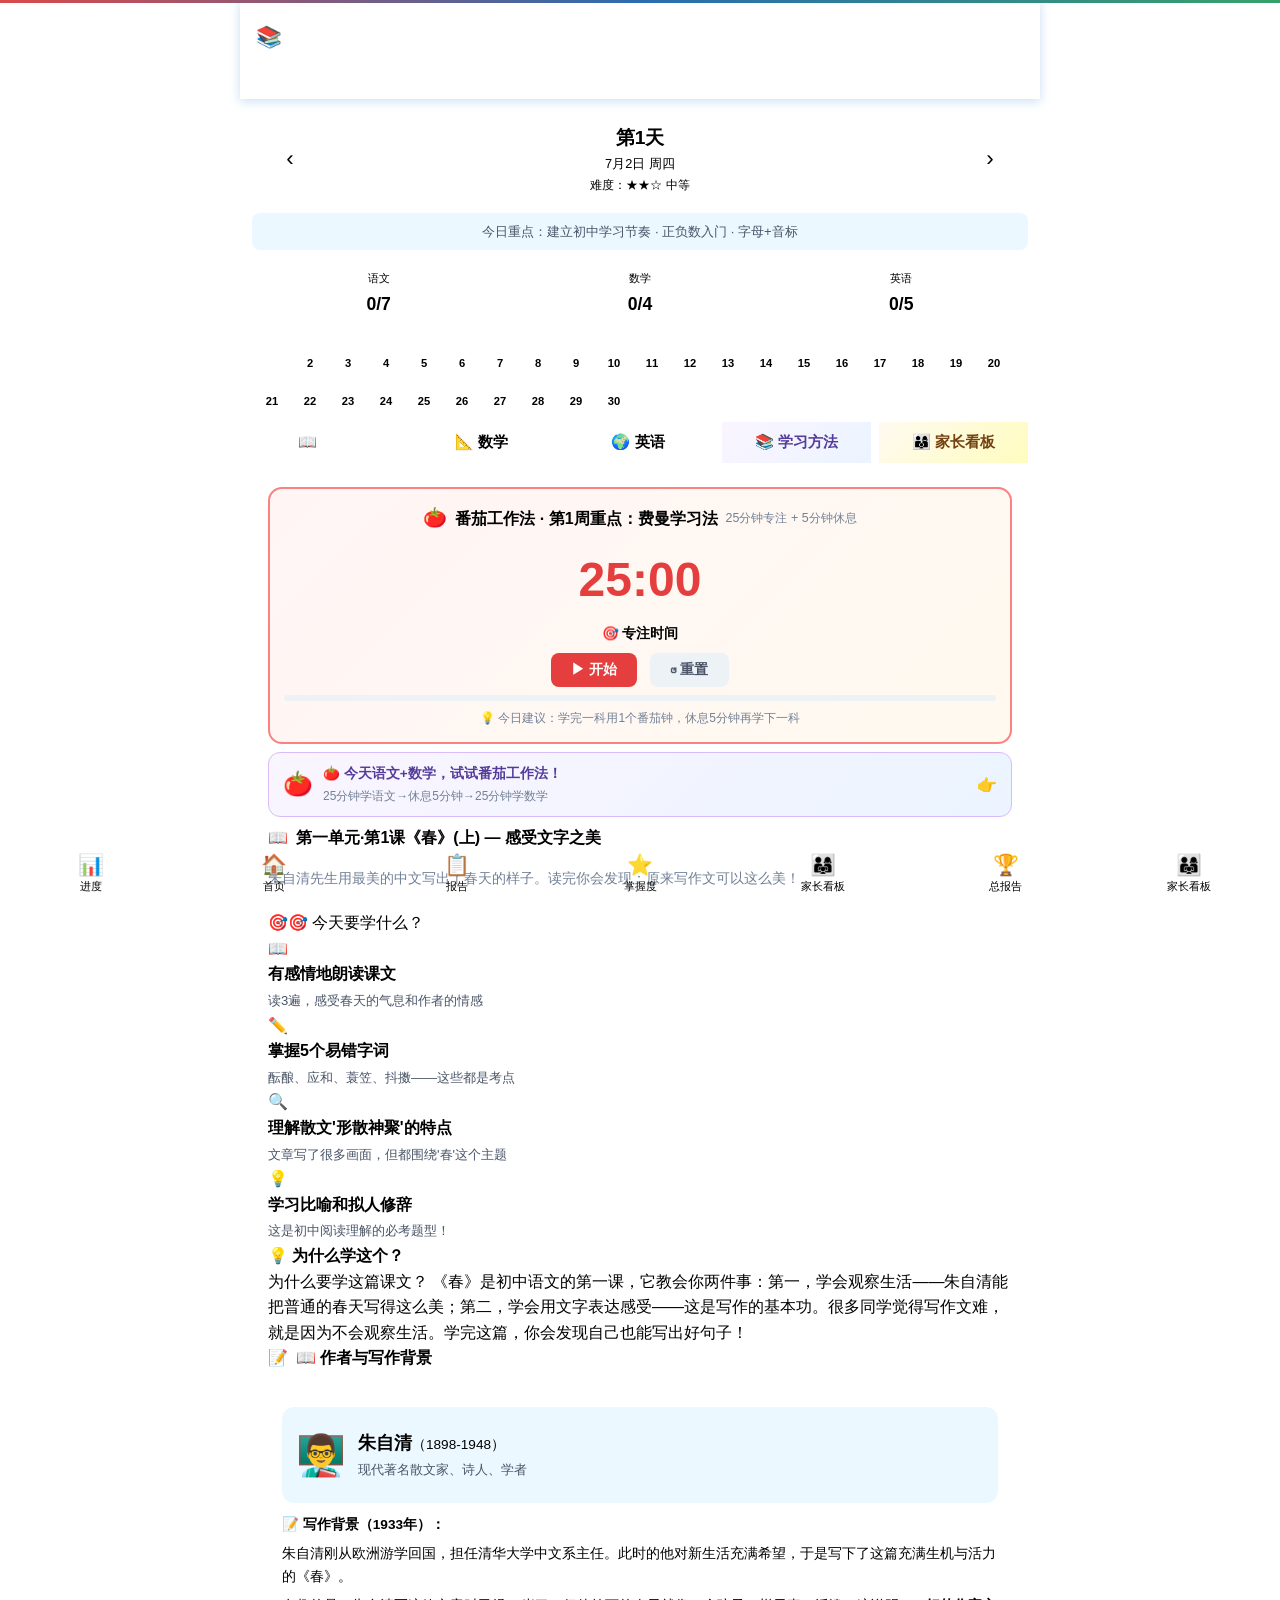
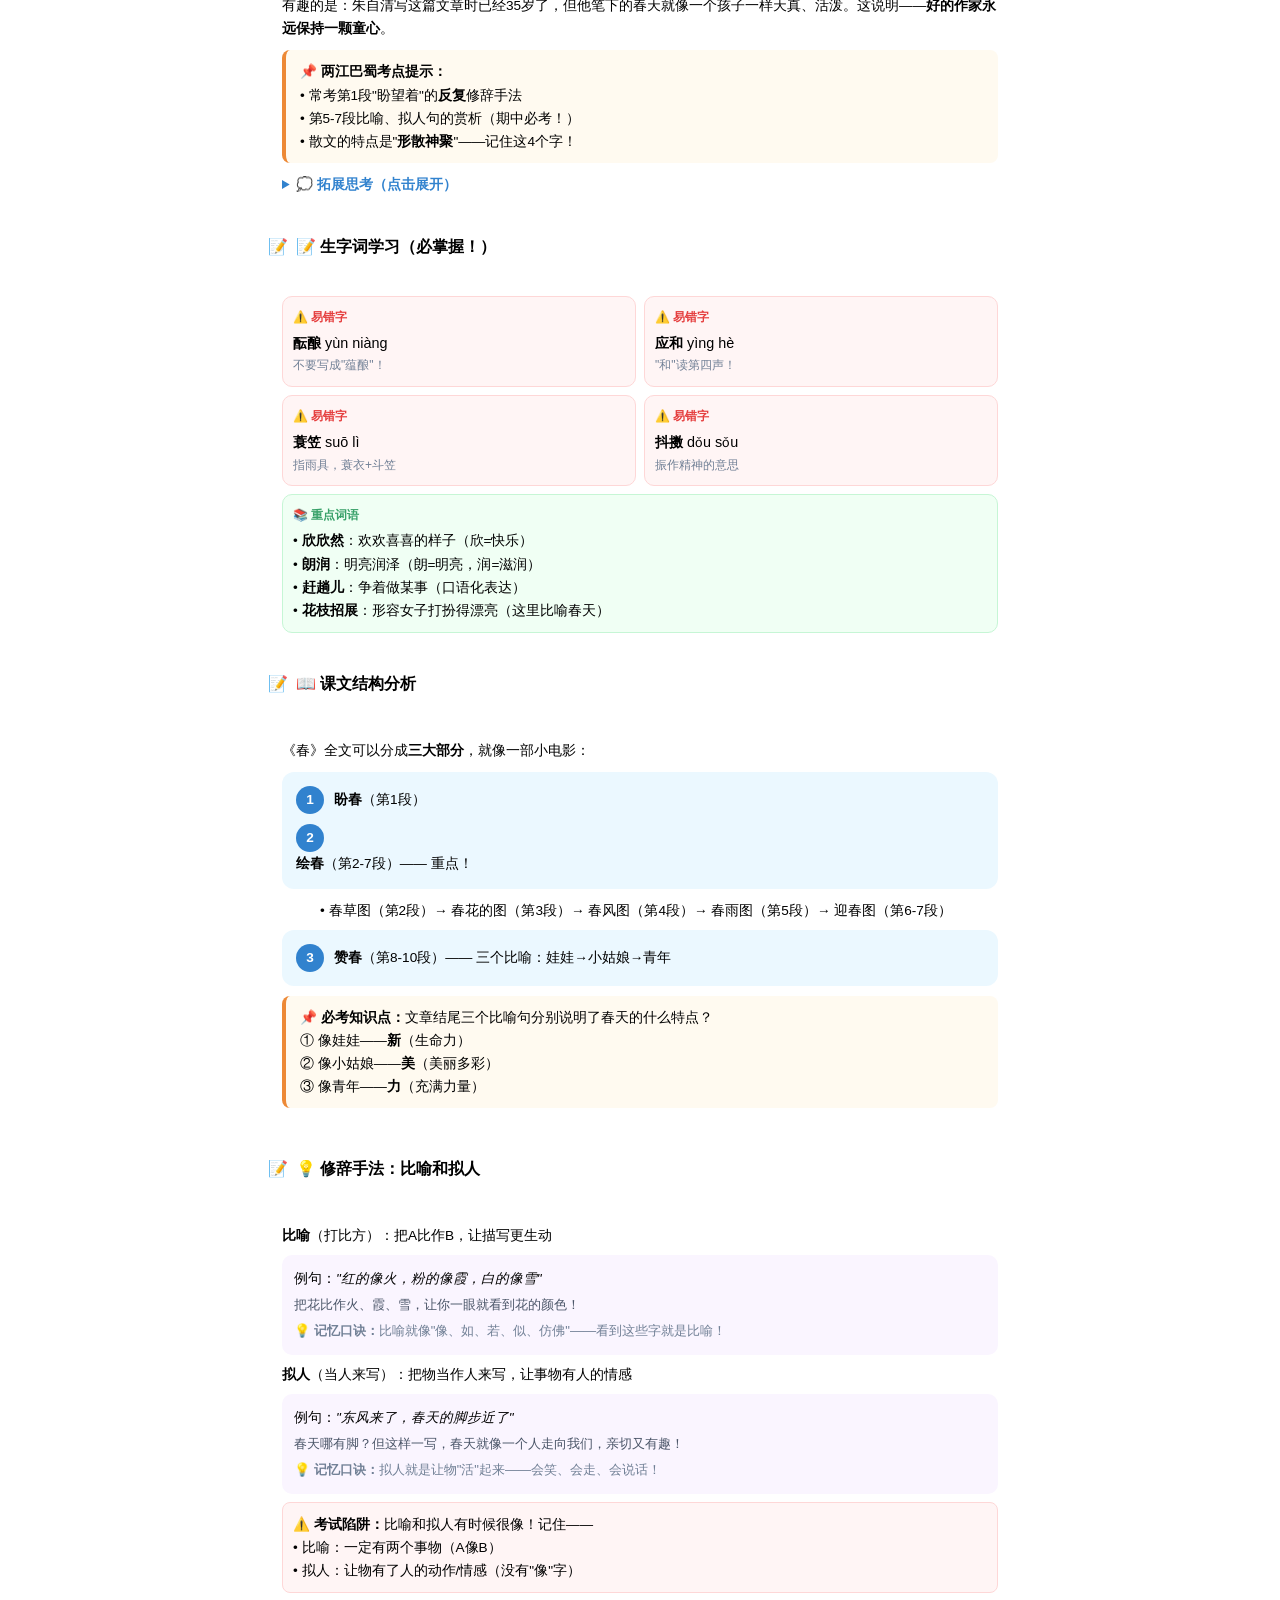
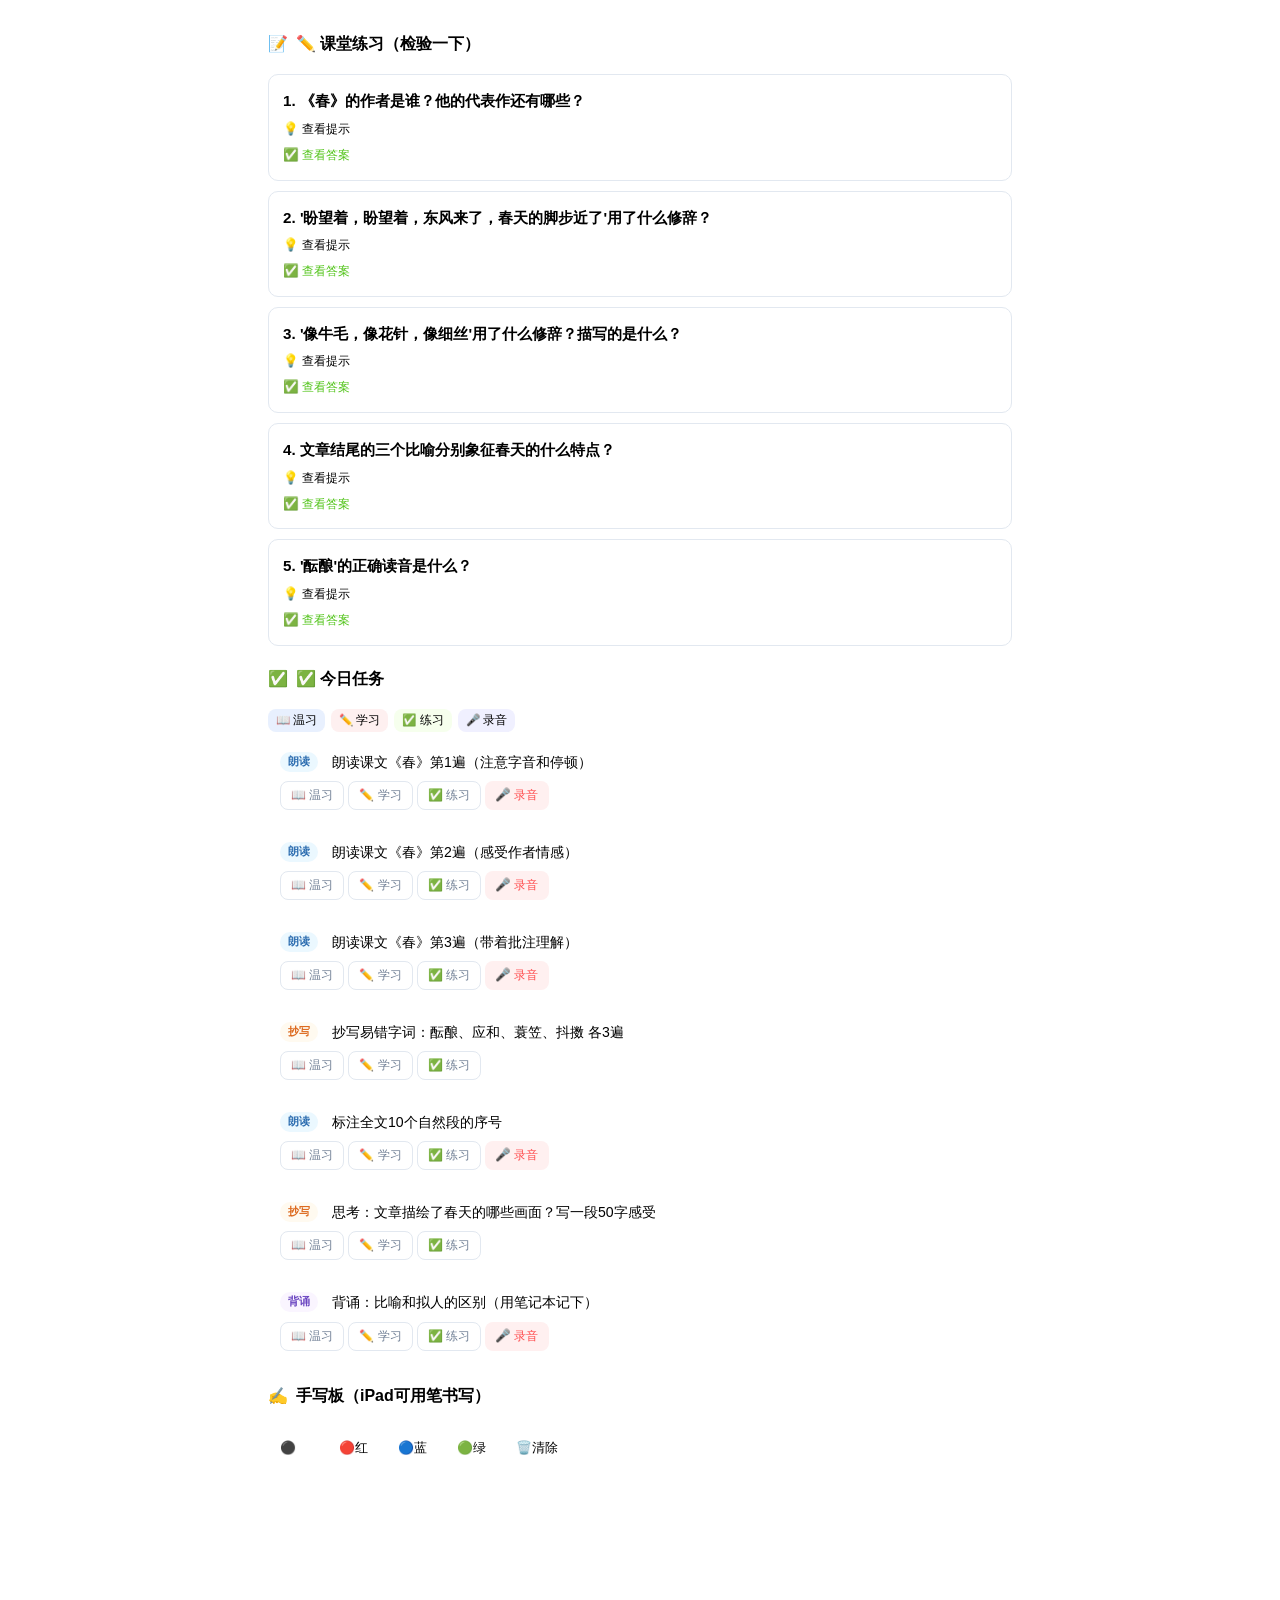
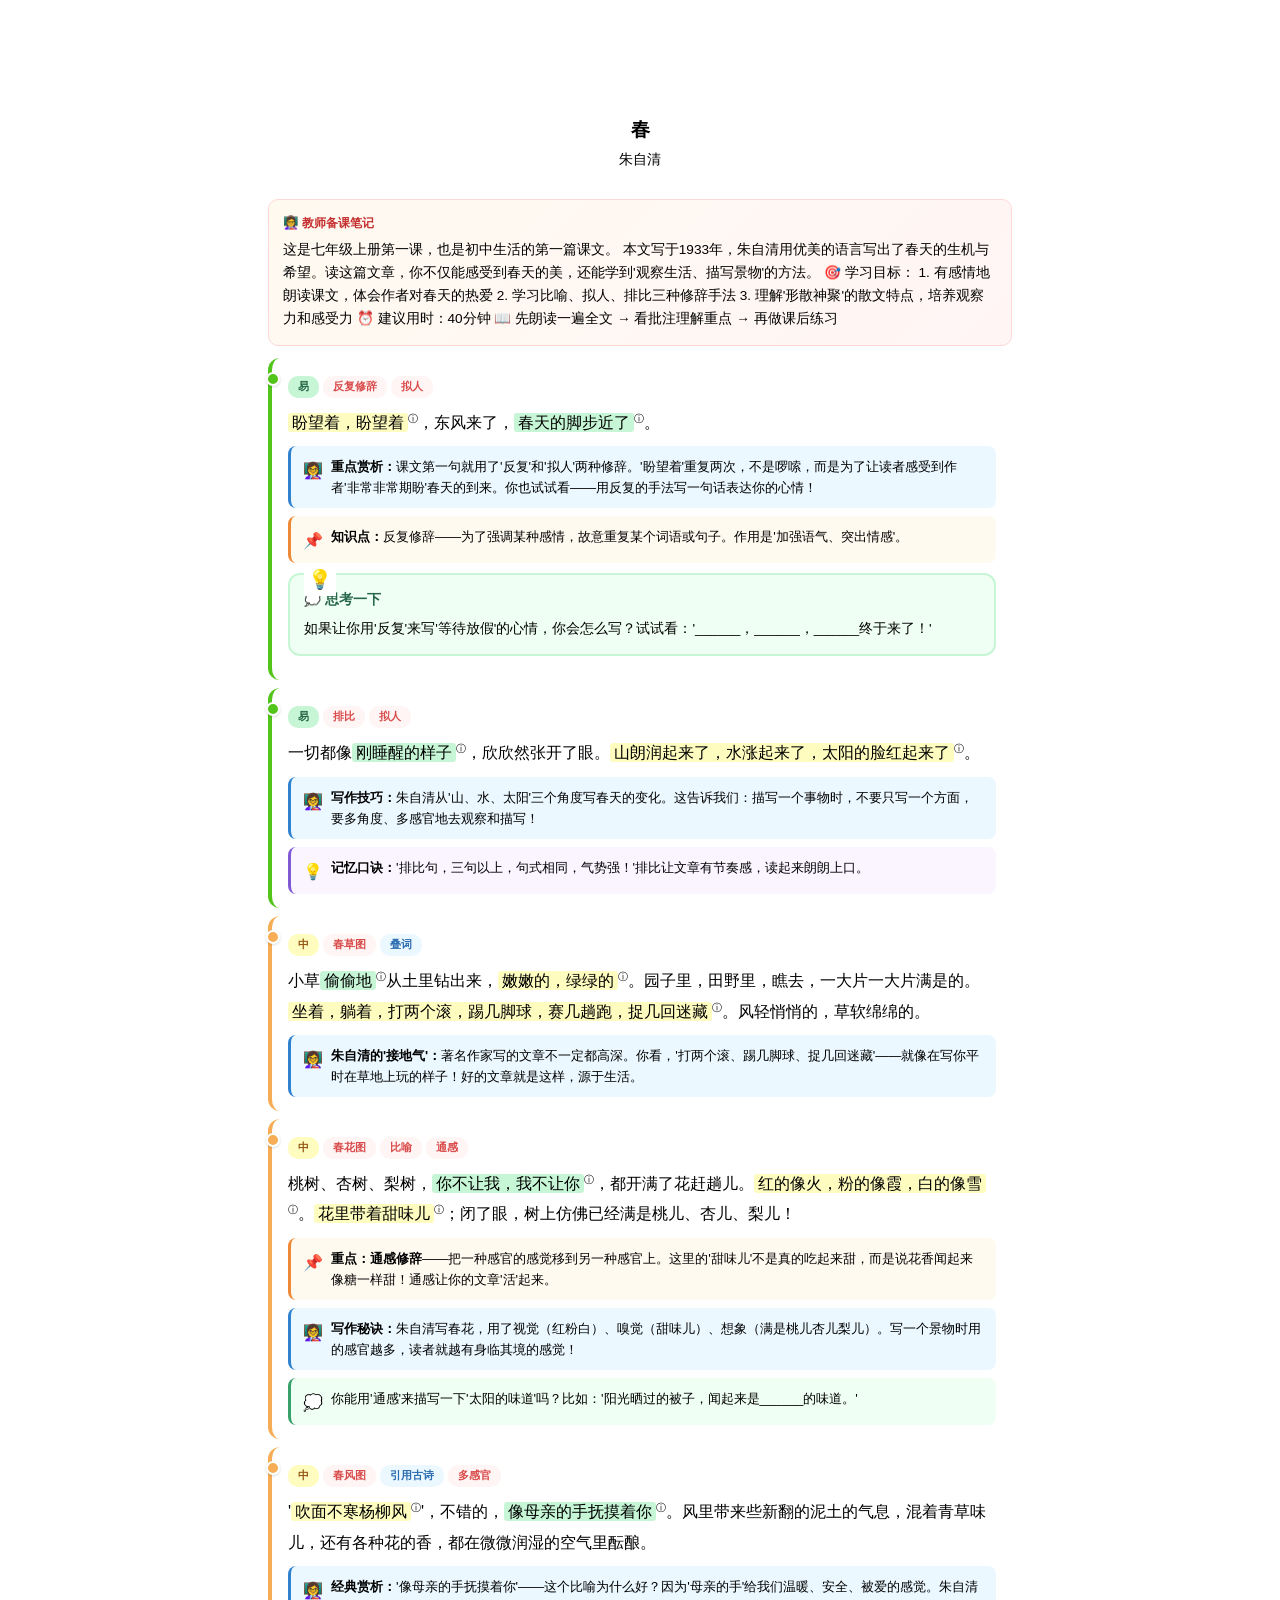
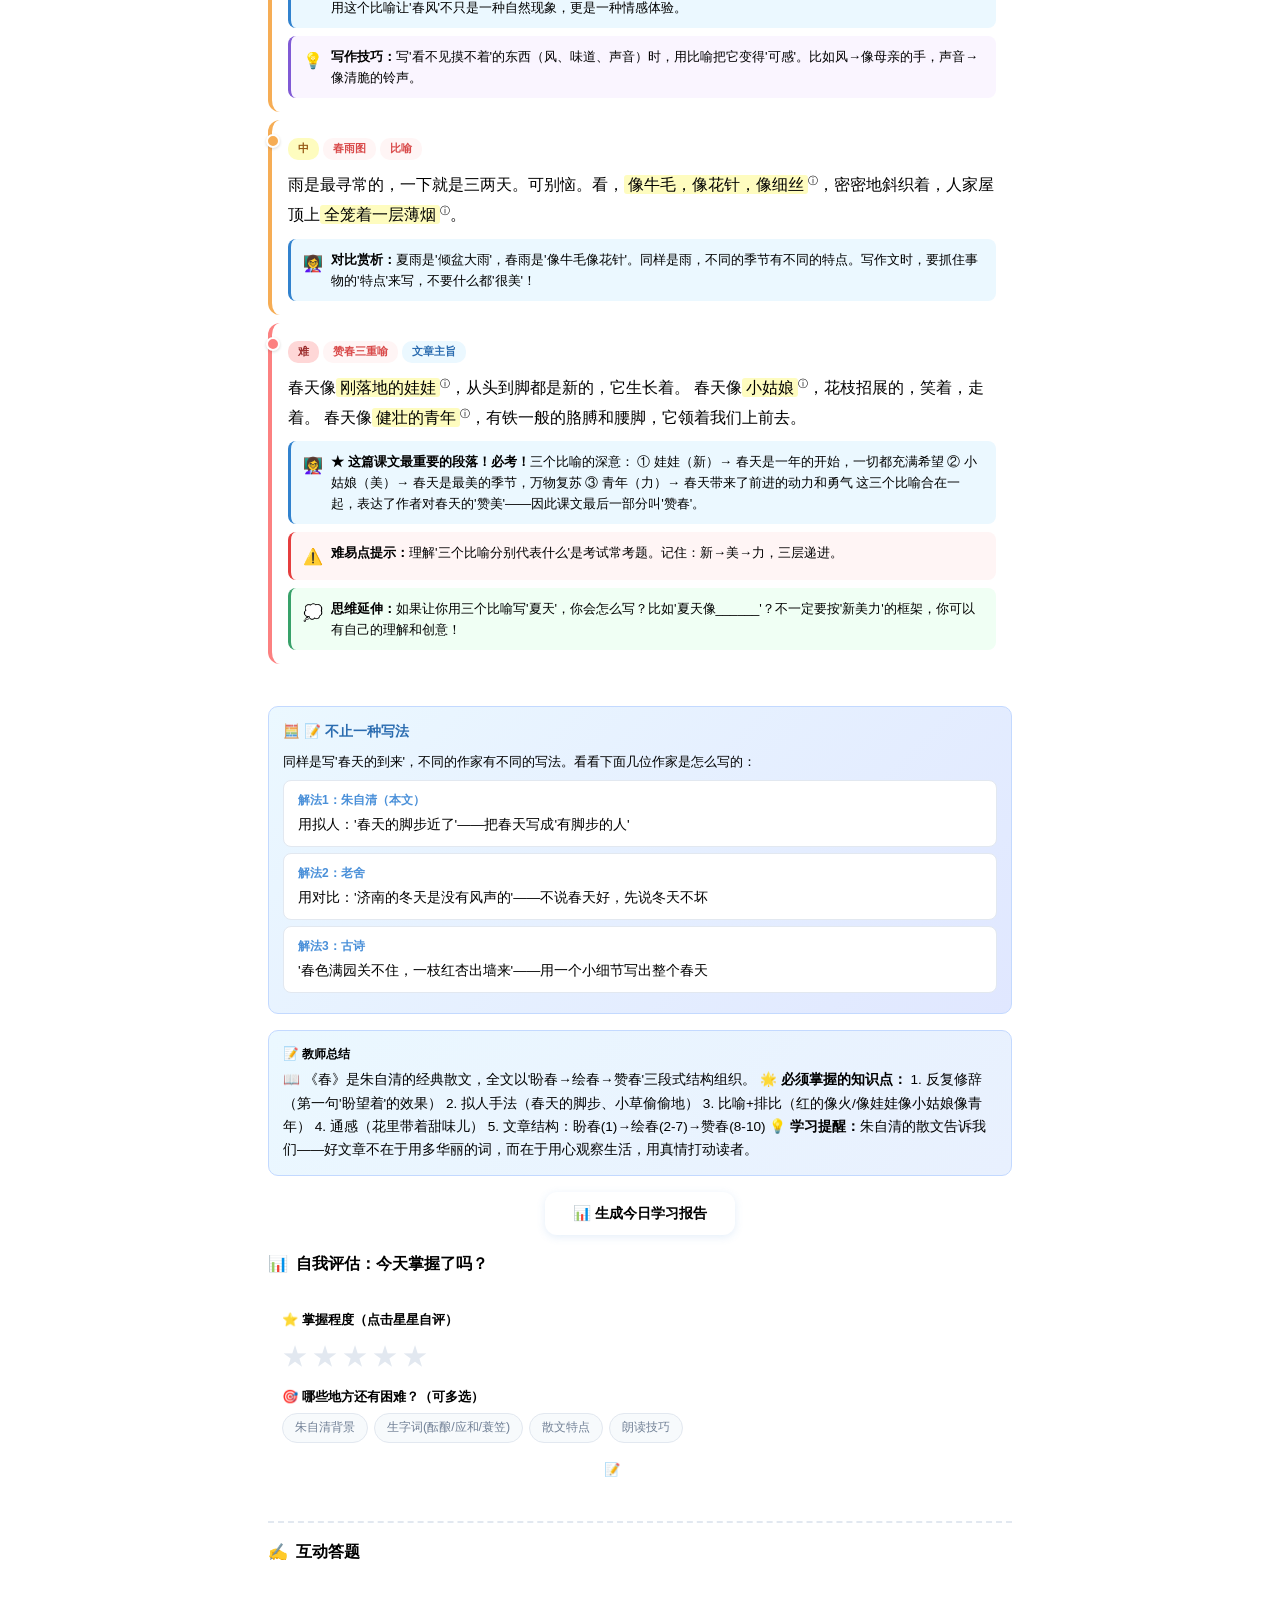
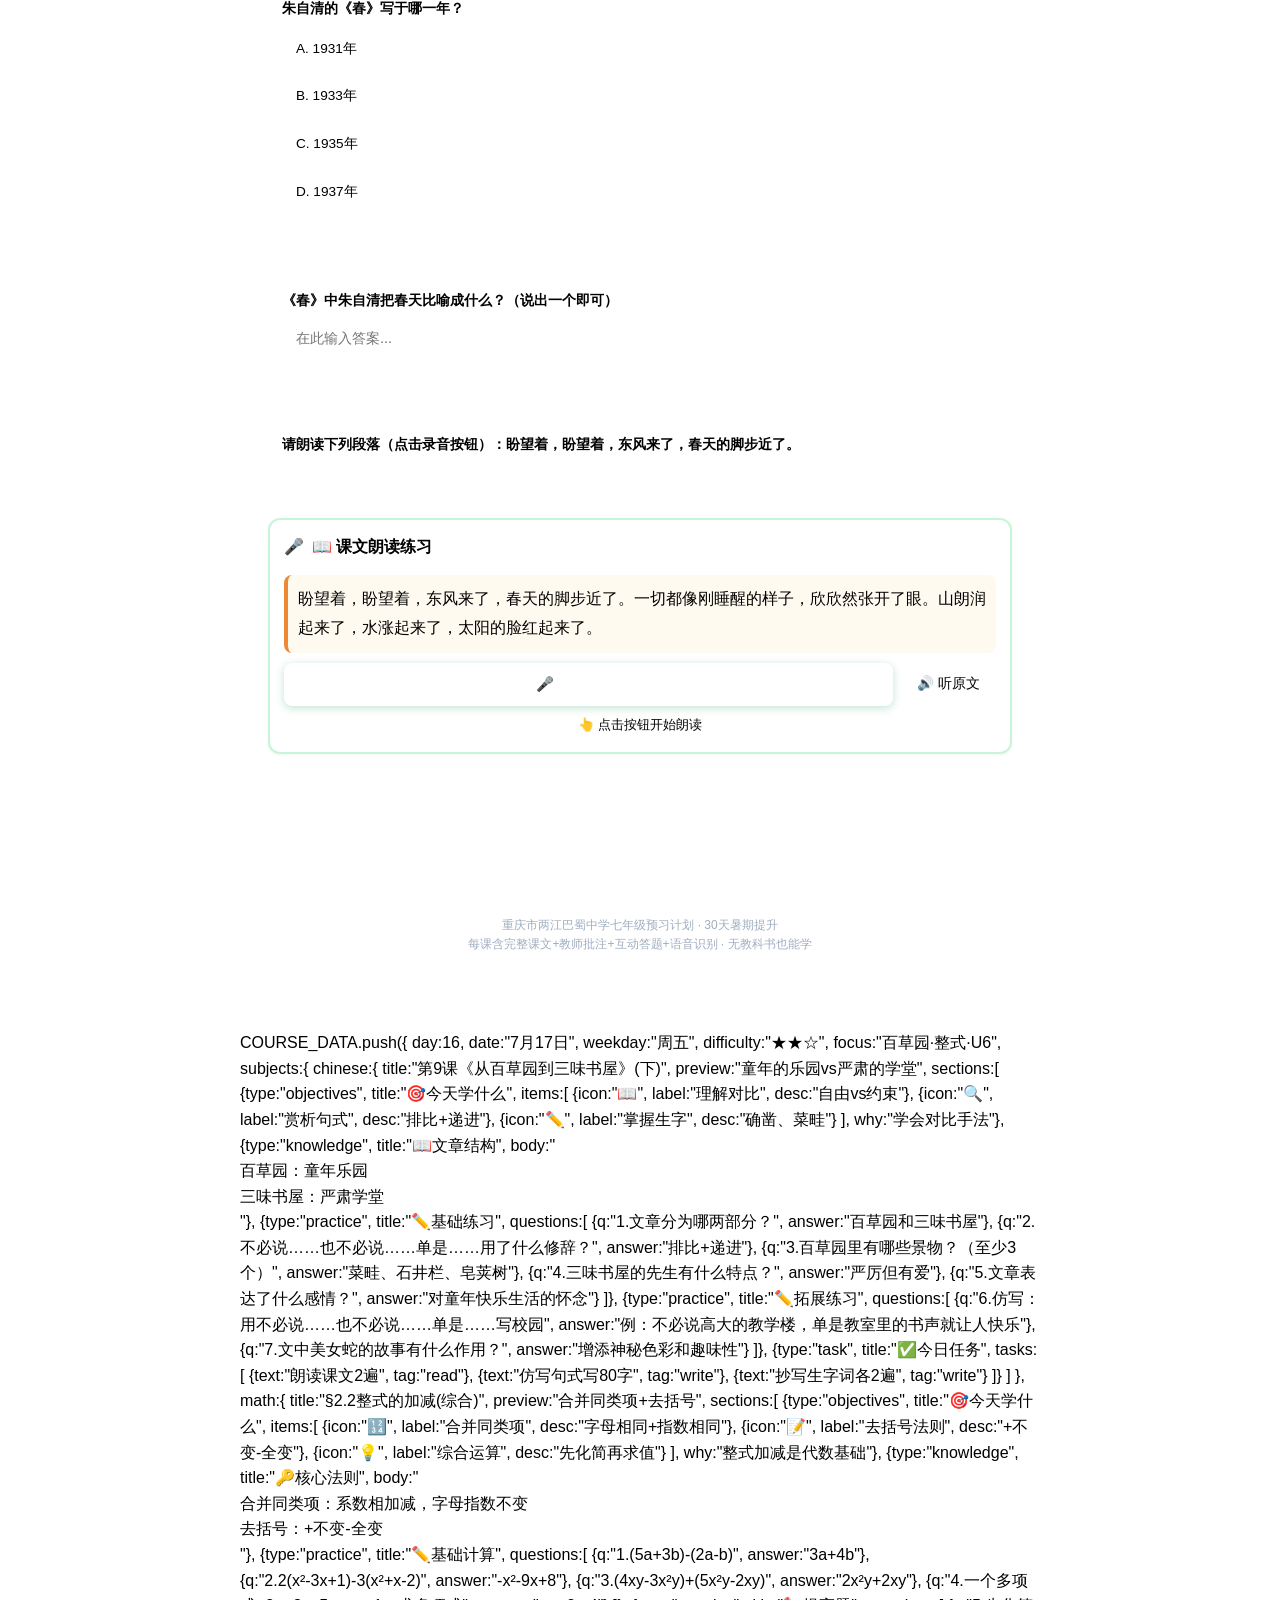
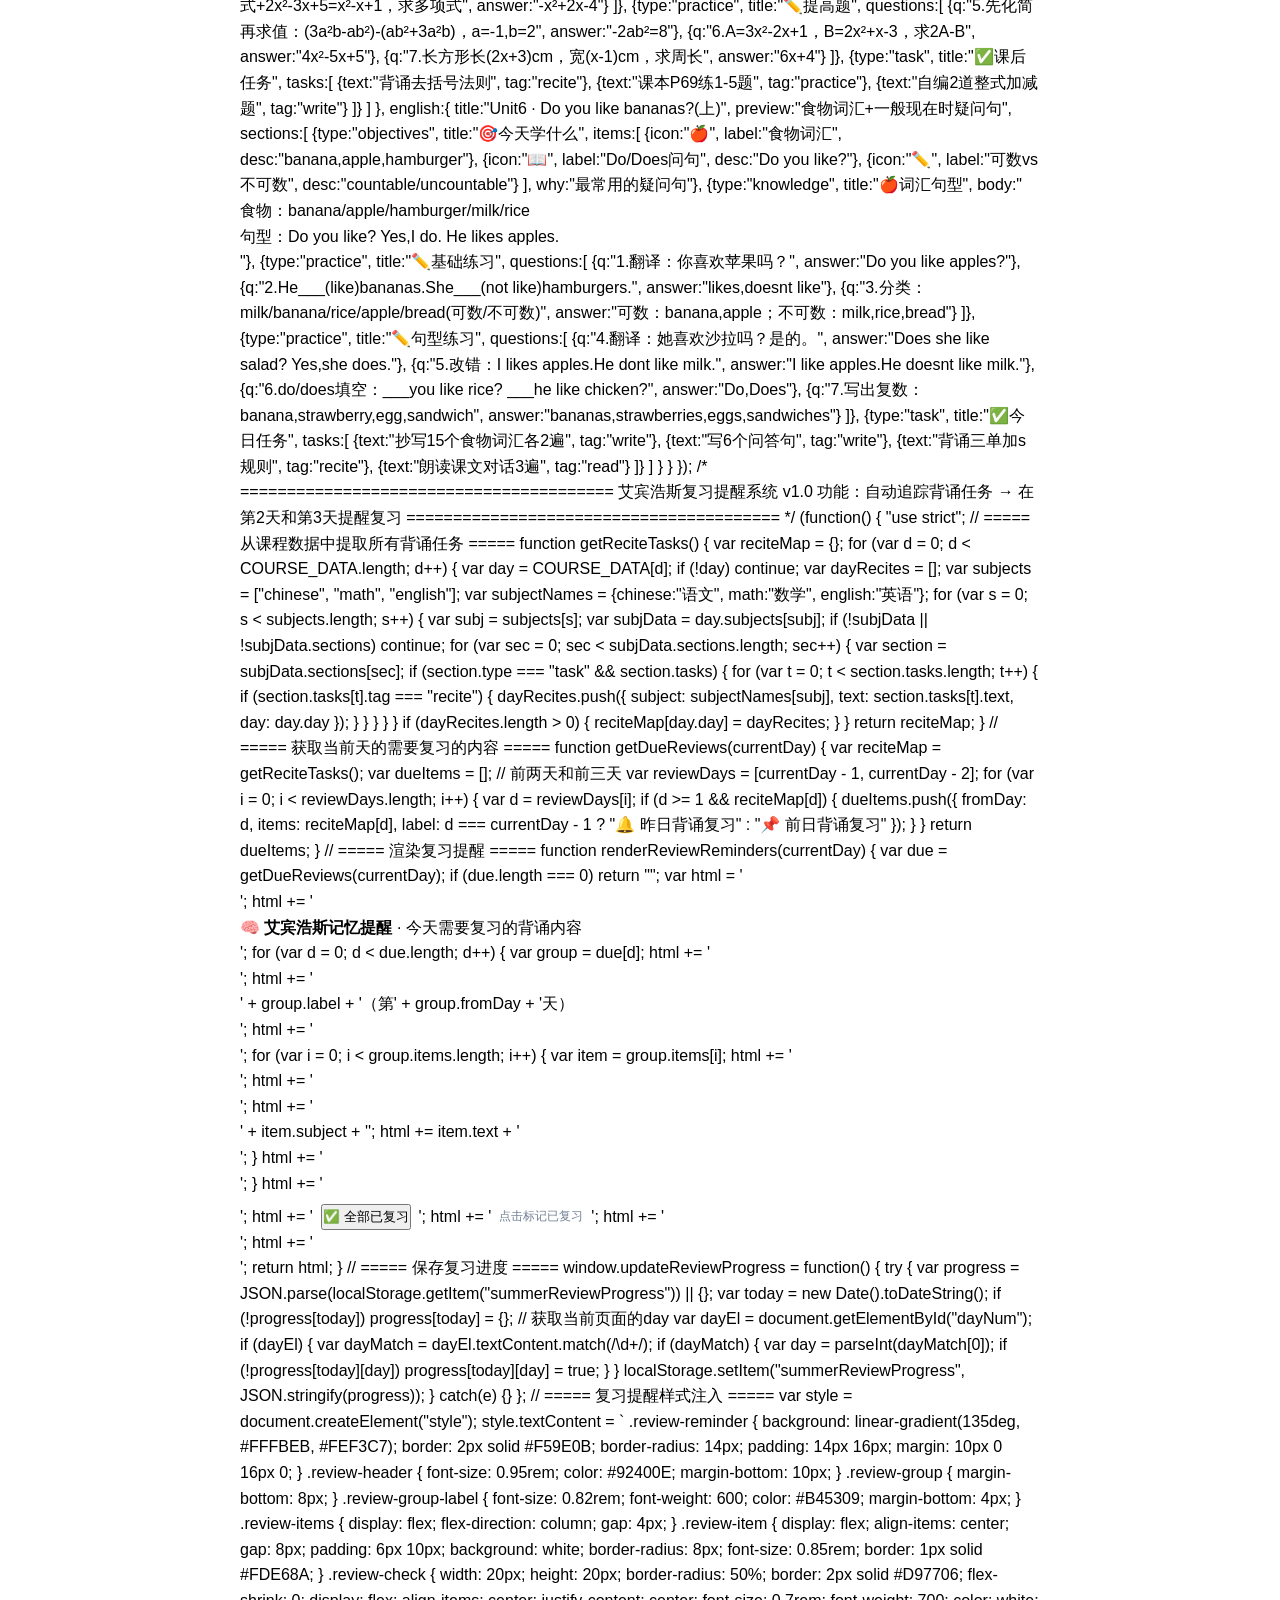
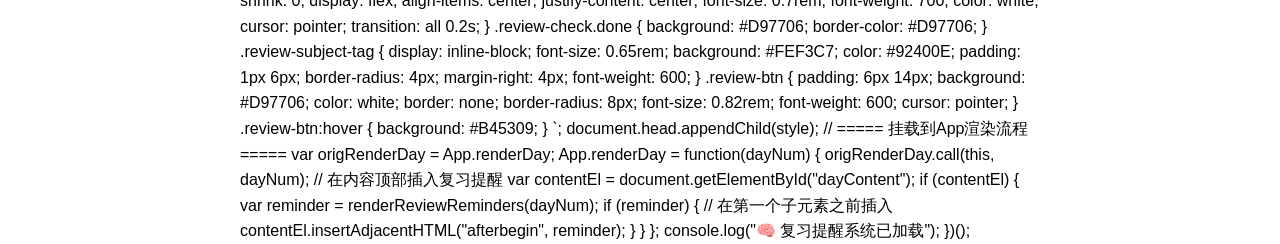
<file: 暑期作业_七年级预习_离线版.html>
﻿<!DOCTYPE html>
<html lang="zh-CN">
<head>
<meta charset="UTF-8">
<meta name="viewport" content="width=device-width, initial-scale=1.0, maximum-scale=1.0, user-scalable=no, viewport-fit=cover">
<meta name="apple-mobile-web-app-capable" content="yes">
<meta name="apple-mobile-web-app-status-bar-style" content="default">
<title>小升初暑期作业 · 七年级预习计划</title>
<style>
﻿/* ========================================
   小升初暑期作业 · 七年级预习计划
   iPad自适应样式表
   ======================================== */

/* CSS变量 */
:root {
  --primary: #4A90D9;
  --primary-dark: #357ABD;
  --primary-light: #E8F0FE;
  --success: #52C41A;
  --warning: #FAAD14;
  --danger: #FF4D4F;
  --chinese: #D94A4A;
  --math: #2B6CB0;
  --english: #38A169;
  --bg: #F5F7FA;
  --card-bg: #FFFFFF;
  --text: #2D3748;
  --text-light: #718096;
  --border: #E2E8F0;
  --shadow: 0 2px 12px rgba(0,0,0,0.08);
  --radius: 16px;
  --radius-sm: 10px;
}

* { margin: 0; padding: 0; box-sizing: border-box; }
html { font-size: 16px; -webkit-text-size-adjust: 100%; }
body {
  font-family: -apple-system, BlinkMacSystemFont, "PingFang SC", "Helvetica Neue", sans-serif;
  background: var(--bg);
  color: var(--text);
  line-height: 1.6;
  padding: env(safe-area-inset-top) env(safe-area-inset-right) env(safe-area-inset-bottom) env(safe-area-inset-left);
  -webkit-font-smoothing: antialiased;
  touch-action: manipulation;
}

/* ======= 头部导航 ======= */
.header {
  background: linear-gradient(135deg, var(--primary), #6B5CE7);
  color: white;
  padding: 20px 16px;
  position: sticky;
  top: 0;
  z-index: 100;
  box-shadow: 0 2px 10px rgba(74,144,217,0.3);
}
.header h1 { font-size: 1.3rem; font-weight: 700; }
.header .subtitle { font-size: 0.85rem; opacity: 0.9; margin-top: 4px; }

/* ======= 日期导航 ======= */
.day-nav {
  display: flex;
  align-items: center;
  justify-content: space-between;
  background: var(--card-bg);
  padding: 12px 16px;
  margin: 12px;
  border-radius: var(--radius);
  box-shadow: var(--shadow);
}
.day-nav .nav-btn {
  width: 44px; height: 44px;
  border: none; border-radius: 50%;
  background: var(--primary-light);
  color: var(--primary);
  font-size: 1.4rem;
  display: flex; align-items: center; justify-content: center;
  cursor: pointer;
  transition: all 0.2s;
}
.day-nav .nav-btn:active { transform: scale(0.92); background: var(--primary); color: white; }
.day-nav .day-info { text-align: center; }
.day-nav .day-info .day-num { font-size: 1.2rem; font-weight: 700; color: var(--primary); }
.day-nav .day-info .day-date { font-size: 0.8rem; color: var(--text-light); }
.day-nav .day-info .day-progress {
  font-size: 0.75rem; color: var(--text-light); margin-top: 2px;
}
.day-selector {
  display: flex; gap: 6px; flex-wrap: wrap; padding: 8px 16px 4px;
  overflow-x: auto; -webkit-overflow-scrolling: touch;
}
.day-dot {
  width: 32px; height: 32px; border-radius: 50%;
  border: 2px solid var(--border); background: var(--card-bg);
  font-size: 0.7rem; font-weight: 600;
  display: flex; align-items: center; justify-content: center;
  cursor: pointer; transition: all 0.2s; flex-shrink: 0;
}
.day-dot.active { border-color: var(--primary); background: var(--primary); color: white; }
.day-dot.completed { border-color: var(--success); background: #F6FFED; color: var(--success); }
.day-dot.active.completed { background: var(--success); border-color: var(--success); color: white; }
.day-dot:active { transform: scale(0.9); }

/* ======= 今日概览 ======= */
.summary-bar {
  margin: 0 12px 12px;
  display: grid; grid-template-columns: repeat(3, 1fr); gap: 8px;
}
.summary-item {
  background: var(--card-bg); border-radius: var(--radius-sm); padding: 10px 8px;
  text-align: center; box-shadow: var(--shadow);
}
.summary-item .label { font-size: 0.7rem; color: var(--text-light); }
.summary-item .value { font-size: 1.1rem; font-weight: 700; margin-top: 2px; }
.summary-item.chinese .value { color: var(--chinese); }
.summary-item.math .value { color: var(--math); }
.summary-item.english .value { color: var(--english); }

/* ======= 科目标签 ======= */
.subject-tabs {
  display: flex; margin: 0 12px; gap: 8px;
}
.subject-tab {
  flex: 1; padding: 10px; border: none; border-radius: var(--radius-sm) var(--radius-sm) 0 0;
  font-size: 0.95rem; font-weight: 600;
  cursor: pointer; transition: all 0.2s;
  background: var(--border); color: var(--text-light);
}
.subject-tab.active { color: white; }
.subject-tab.chinese.active { background: var(--chinese); }
.subject-tab.math.active { background: var(--math); }
.subject-tab.english.active { background: var(--english); }
.subject-tab .check-icon { margin-left: 4px; font-size: 0.8rem; }

/* ======= 内容卡片 ======= */
.content-area {
  margin: 0 12px 80px;
}
.day-content {
  background: var(--card-bg); border-radius: 0 0 var(--radius) var(--radius);
  padding: 16px; box-shadow: var(--shadow);
  display: none;
}
.day-content.active { display: block; }

.content-section {
  margin-bottom: 20px;
}
.content-section:last-child { margin-bottom: 0; }

.section-title {
  font-size: 1rem; font-weight: 700; color: var(--text);
  padding-bottom: 8px; margin-bottom: 10px;
  border-bottom: 2px solid var(--border);
  display: flex; align-items: center; gap: 8px;
}
.section-title .emoji { font-size: 1.2rem; }

/* 知识点卡片 */
.knowledge-card {
  background: var(--primary-light);
  border-radius: var(--radius-sm);
  padding: 14px;
  margin-bottom: 10px;
  border-left: 4px solid var(--primary);
}
.knowledge-card .title { font-weight: 700; font-size: 0.9rem; margin-bottom: 6px; }
.knowledge-card .body { font-size: 0.85rem; color: var(--text); line-height: 1.7; }
.knowledge-card .highlight {
  background: #FFF3CD; padding: 2px 6px; border-radius: 4px;
  font-weight: 600;
}

/* 任务列表 */
.task-list { list-style: none; margin: 8px 0; }
.task-item {
  display: flex; align-items: flex-start; gap: 10px;
  padding: 10px 12px; margin-bottom: 6px;
  background: var(--bg); border-radius: var(--radius-sm);
  transition: all 0.2s;
  cursor: pointer;
  -webkit-user-select: none;
  user-select: none;
}
.task-item:active { transform: scale(0.98); }
.task-item.done { opacity: 0.6; background: #F6FFED; }
.task-check {
  width: 22px; height: 22px; border-radius: 50%;
  border: 2px solid var(--border); flex-shrink: 0;
  display: flex; align-items: center; justify-content: center;
  transition: all 0.2s;
  margin-top: 2px;
}
.task-item.done .task-check {
  background: var(--success); border-color: var(--success);
  color: white; font-size: 0.7rem;
}
.task-text { flex: 1; font-size: 0.88rem; line-height: 1.5; }
.task-text .tag {
  display: inline-block; font-size: 0.7rem; padding: 1px 8px;
  border-radius: 10px; margin-right: 6px; font-weight: 600;
}
.tag-read { background: #E8F0FE; color: var(--primary); }
.tag-write { background: #FEF0F0; color: var(--danger); }
.tag-copy { background: #FFF7E6; color: #D48806; }
.tag-recite { background: #F6FFED; color: var(--success); }
.tag-practice { background: #F0F0FF; color: #6B5CE7; }
.tag-video { background: #FFF0F6; color: #EB2F96; }
.tag-audio { background: #F0FFF4; color: var(--english); }

/* 练习区域 */
.practice-box {
  background: #FAFAFA;
  border-radius: var(--radius-sm); padding: 14px;
  margin: 8px 0;
  border: 1px dashed var(--border);
}
.practice-box .question {
  font-size: 0.9rem; font-weight: 600; margin-bottom: 8px;
}
.practice-box .answer-area {
  min-height: 60px; border: 1px solid var(--border);
  border-radius: 8px; padding: 10px;
  font-size: 0.85rem; color: var(--text-light);
  background: white;
}
.practice-box .hint {
  font-size: 0.78rem; color: var(--primary); margin-top: 6px;
  cursor: pointer;
}
.practice-box .answer-reveal {
  display: none; margin-top: 8px; padding: 10px;
  background: #F6FFED; border-radius: 8px;
  border-left: 3px solid var(--success);
  font-size: 0.85rem;
}

/* ======= 手写板 ======= */
.whiteboard-section { margin-top: 12px; }
.whiteboard-toolbar {
  display: flex; gap: 6px; align-items: center; padding: 8px 0;
  flex-wrap: wrap;
}
.whiteboard-toolbar button {
  padding: 6px 12px; border: 1px solid var(--border); border-radius: 6px;
  background: white; font-size: 0.8rem; cursor: pointer;
}
.whiteboard-toolbar button.active { background: var(--primary); color: white; border-color: var(--primary); }
.whiteboard-toolbar button:active { transform: scale(0.95); }
.whiteboard-canvas {
  width: 100%; height: 240px; border: 2px solid var(--border);
  border-radius: var(--radius-sm); background: white;
  touch-action: none;
}
.whiteboard-canvas.math-board { height: 300px; }

/* ======= 音频播放器 ======= */
.audio-player {
  display: flex; align-items: center; gap: 12px;
  padding: 12px; background: #F0FFF4; border-radius: var(--radius-sm);
  margin: 8px 0;
  border: 1px solid #C6F6D5;
}
.audio-player .play-btn {
  width: 44px; height: 44px; border-radius: 50%;
  border: none; background: var(--english); color: white;
  font-size: 1.2rem; cursor: pointer; flex-shrink: 0;
  display: flex; align-items: center; justify-content: center;
}
.audio-player .play-btn:active { transform: scale(0.9); }
.audio-player .audio-label { font-size: 0.85rem; flex: 1; }
.audio-player .audio-wave {
  height: 4px; background: #C6F6D5; border-radius: 2px;
  flex: 1; position: relative; overflow: hidden;
}
.audio-player .audio-wave .progress {
  height: 100%; background: var(--english); border-radius: 2px;
  width: 0; transition: width 0.1s;
}
.audio-player .duration { font-size: 0.75rem; color: var(--text-light); }

/* 录音按钮 */
.record-btn {
  display: flex; align-items: center; gap: 8px;
  padding: 10px 16px; border: 2px solid var(--danger); border-radius: 25px;
  background: white; color: var(--danger); font-size: 0.85rem; font-weight: 600;
  cursor: pointer; margin: 8px 0;
}
.record-btn.recording { background: var(--danger); color: white; animation: pulse 1s infinite; }
@keyframes pulse {
  0%, 100% { opacity: 1; }
  50% { opacity: 0.6; }
}

/* ======= 诗词卡片 ======= */
.poem-card {
  background: linear-gradient(135deg, #FFF5F5, #FFFAF0);
  border-radius: var(--radius-sm); padding: 16px;
  margin: 10px 0; text-align: center;
  border: 1px solid #FED7D7;
}
.poem-card .poem-title { font-size: 1.1rem; font-weight: 700; color: var(--chinese); }
.poem-card .poem-author { font-size: 0.8rem; color: var(--text-light); margin-bottom: 10px; }
.poem-card .poem-content { font-size: 0.9rem; line-height: 2; }
.poem-card .poem-translation { font-size: 0.8rem; color: var(--text-light); margin-top: 8px; 
  padding-top: 8px; border-top: 1px dashed #FED7D7; }

/* ======= 数学公式 ======= */
.math-formula {
  background: #F8F9FA; padding: 12px 16px; border-radius: var(--radius-sm);
  margin: 8px 0; text-align: center;
  font-size: 1.1rem; font-weight: 600; color: var(--math);
  font-family: "Times New Roman", serif;
}
.math-formula .explain {
  font-size: 0.8rem; font-weight: 400; color: var(--text-light);
  margin-top: 4px;
}
.math-example {
  background: #EBF8FF; padding: 12px; border-radius: var(--radius-sm);
  margin: 8px 0; border-left: 3px solid var(--math);
  font-size: 0.85rem; line-height: 1.8;
}
.math-example .step { color: var(--text-light); font-size: 0.8rem; margin-top: 4px; }

/* ======= 英语音标卡片 ======= */
.phonetic-card {
  display: grid; grid-template-columns: repeat(auto-fill, minmax(120px, 1fr));
  gap: 8px; margin: 8px 0;
}
.phonetic-item {
  background: #F0FFF4; padding: 10px; border-radius: 8px; text-align: center;
  border: 1px solid #C6F6D5;
}
.phonetic-item .symbol { font-size: 1.5rem; font-weight: 700; color: var(--english); }
.phonetic-item .example { font-size: 0.8rem; color: var(--text-light); margin-top: 4px; }

/* ======= 进度面板 ======= */
.progress-panel {
  margin: 0 12px 12px;
  background: var(--card-bg); border-radius: var(--radius); padding: 14px;
  box-shadow: var(--shadow);
}
.progress-panel h3 { font-size: 0.9rem; margin-bottom: 8px; }
.progress-bar {
  height: 8px; background: var(--border); border-radius: 4px;
  overflow: hidden; margin: 4px 0;
}
.progress-bar .fill {
  height: 100%; border-radius: 4px; transition: width 0.5s ease;
}
.progress-bar .fill.chinese { background: var(--chinese); }
.progress-bar .fill.math { background: var(--math); }
.progress-bar .fill.english { background: var(--english); }
.progress-stats { font-size: 0.78rem; color: var(--text-light); margin-top: 4px; }

/* ======= 底部导航 ======= */
.bottom-nav {
  position: fixed; bottom: 0; left: 0; right: 0;
  background: var(--card-bg); border-top: 1px solid var(--border);
  display: flex; padding: 8px 0 env(safe-area-inset-bottom, 8px);
  z-index: 100;
}
.bottom-nav button {
  flex: 1; border: none; background: none;
  padding: 6px; font-size: 0.7rem;
  color: var(--text-light); cursor: pointer;
  display: flex; flex-direction: column; align-items: center; gap: 2px;
}
.bottom-nav button .icon { font-size: 1.3rem; }
.bottom-nav button.active { color: var(--primary); }

/* ======= 模态框 ======= */
.modal-overlay {
  position: fixed; top: 0; left: 0; right: 0; bottom: 0;
  background: rgba(0,0,0,0.5); z-index: 200;
  display: none; align-items: flex-end; justify-content: center;
}
.modal-overlay.show { display: flex; }
.modal-content {
  background: var(--card-bg); border-radius: var(--radius) var(--radius) 0 0;
  width: 100%; max-height: 80vh; overflow-y: auto;
  padding: 20px 16px env(safe-area-inset-bottom, 16px);
  animation: slideUp 0.3s ease;
}
@keyframes slideUp {
  from { transform: translateY(100%); }
  to { transform: translateY(0); }
}
.modal-handle {
  width: 40px; height: 4px; background: var(--border); border-radius: 2px;
  margin: 0 auto 12px;
}
.modal-title { font-size: 1.1rem; font-weight: 700; margin-bottom: 12px; }

/* ======= 学习记录 ======= */
.record-card {
  background: var(--card-bg); border-radius: var(--radius-sm);
  padding: 12px; margin-bottom: 8px; border: 1px solid var(--border);
}
.record-card .date { font-size: 0.78rem; color: var(--text-light); }
.record-card .subjects { display: flex; gap: 6px; margin-top: 6px; }
.record-card .subj-tag {
  padding: 2px 10px; border-radius: 10px; font-size: 0.7rem; font-weight: 600;
}
.record-card .subj-tag.chinese { background: #FEF0F0; color: var(--chinese); }
.record-card .subj-tag.math { background: #EBF8FF; color: var(--math); }
.record-card .subj-tag.english { background: #F0FFF4; color: var(--english); }

/* ======= 响应式 ======= */
@media (min-width: 768px) {
  body { max-width: 800px; margin: 0 auto; }
  .header { border-radius: 0 0 var(--radius) var(--radius); }
}
@media (max-width: 374px) {
  html { font-size: 14px; }
}

/* ======= 打印 ======= */
@media print {
  .header, .bottom-nav, .whiteboard-section, .record-btn, .day-selector {
    display: none !important;
  }
  .day-content { display: block !important; page-break-after: always; }
  body { background: white; }
  .content-area { margin: 0; }
  .day-content { box-shadow: none; border: 1px solid #ddd; }
}

/* ======= 加载动画 ======= */
.loading { text-align: center; padding: 40px; color: var(--text-light); }
.spinner {
  width: 40px; height: 40px; border: 4px solid var(--border);
  border-top-color: var(--primary); border-radius: 50%;
  animation: spin 0.8s linear infinite; margin: 0 auto 12px;
}
@keyframes spin { to { transform: rotate(360deg); } }

/* ======= 空状态 ======= */
.empty-state { text-align: center; padding: 40px 20px; color: var(--text-light); }
.empty-state .icon { font-size: 3rem; margin-bottom: 12px; }
.empty-state .text { font-size: 0.9rem; }

/* ======= 音标关联拼音卡 ======= */
.phonetic-compare {
  display: grid; grid-template-columns: 1fr 1fr; gap: 8px; margin: 8px 0;
}
.phonetic-compare .compare-item {
  padding: 10px; border-radius: 8px; text-align: center;
  background: #FFFBE6; border: 1px solid #FFE58F;
}
.phonetic-compare .compare-item .en { font-size: 1.3rem; font-weight: 700; color: var(--english); }
.phonetic-compare .compare-item .pinyin { font-size: 1rem; color: #D48806; margin-top: 4px; }
.phonetic-compare .compare-item .desc { font-size: 0.75rem; color: var(--text-light); margin-top: 4px; }

/* ======= 单词联想网络 ======= */
.word-web {
  display: flex; flex-wrap: wrap; gap: 8px; justify-content: center;
  margin: 10px 0; padding: 12px; background: #F0FFF4; border-radius: var(--radius-sm);
}
.word-web .web-node {
  padding: 6px 14px; border-radius: 20px; font-size: 0.85rem; font-weight: 600;
  position: relative;
}
.word-web .web-node.root {
  background: var(--english); color: white; font-size: 1rem;
}
.word-web .web-node.branch {
  background: #C6F6D5; color: #276749;
}
.word-web .web-node.leaf {
  background: #E6FFFA; color: #234E52; border: 1px solid #B2F5EA;
}
.word-web .web-connector { font-size: 1.2rem; color: var(--english); align-self: center; }

/* ======= 图片占位 ======= */
.image-placeholder {
  background: linear-gradient(135deg, #E8F0FE, #F0E6FF);
  border-radius: var(--radius-sm); padding: 20px; text-align: center;
  margin: 10px 0; min-height: 100px;
  display: flex; flex-direction: column; align-items: center; justify-content: center;
}
.image-placeholder .icon { font-size: 2rem; margin-bottom: 6px; }
.image-placeholder .hint { font-size: 0.8rem; color: var(--text-light); }

/* ======= 互动问答 ======= */
.quiz-card {
  background: white; border: 2px solid var(--border); border-radius: var(--radius-sm);
  padding: 14px; margin: 10px 0;
}
.quiz-card .question { font-weight: 600; font-size: 0.9rem; margin-bottom: 10px; }
.quiz-options { display: flex; flex-direction: column; gap: 6px; }
.quiz-option {
  padding: 10px 14px; border: 2px solid var(--border); border-radius: 8px;
  font-size: 0.85rem; cursor: pointer; transition: all 0.2s;
  background: white;
}
.quiz-option:active { transform: scale(0.98); }
.quiz-option.selected { border-color: var(--primary); background: var(--primary-light); }
.quiz-option.correct { border-color: var(--success); background: #F6FFED; }
.quiz-option.wrong { border-color: var(--danger); background: #FFF2F0; }
.quiz-option .check { float: right; }
.quiz-result { margin-top: 8px; font-size: 0.85rem; font-weight: 600; text-align: center; }
.quiz-result.correct { color: var(--success); }
.quiz-result.wrong { color: var(--danger); }

/* ======= Study Tip 提示 ======= */
.study-tip {
  background: linear-gradient(135deg, #FFFAF0, #FFF5F5);
  border: 1px solid #FED7AA; border-radius: var(--radius-sm);
  padding: 12px; margin: 8px 0;
  display: flex; align-items: flex-start; gap: 10px;
}
.study-tip .icon { font-size: 1.3rem; flex-shrink: 0; }
.study-tip .text { font-size: 0.82rem; line-height: 1.6; }
.study-tip .text .strong { font-weight: 700; }

</style>
<style>
﻿/* ========================================
   增强动画 & 可视化组件
   ======================================== */

/* --- 历史时间线 --- */
.timeline {
  position: relative; padding: 16px 0 16px 30px; margin: 12px 0;
}
.timeline::before {
  content: ""; position: absolute; left: 10px; top: 0; bottom: 0;
  width: 3px; background: linear-gradient(180deg, var(--chinese), #F6AD55, var(--primary));
  border-radius: 2px;
}
.timeline-item {
  position: relative; margin-bottom: 14px; padding-left: 16px;
  opacity: 0; transform: translateX(-10px);
  animation: slideIn 0.4s ease forwards;
}
.timeline-item:nth-child(1) { animation-delay: 0.1s; }
.timeline-item:nth-child(2) { animation-delay: 0.25s; }
.timeline-item:nth-child(3) { animation-delay: 0.4s; }
.timeline-item:nth-child(4) { animation-delay: 0.55s; }
.timeline-item:nth-child(5) { animation-delay: 0.7s; }
.timeline-item::before {
  content: ""; position: absolute; left: -22px; top: 6px;
  width: 12px; height: 12px; border-radius: 50%;
  background: var(--chinese); border: 2px solid white; box-shadow: 0 0 0 2px var(--chinese);
}
.timeline-item .year {
  font-size: 0.75rem; font-weight: 700; color: var(--chinese);
  background: #FEF0F0; display: inline-block; padding: 1px 8px; border-radius: 8px;
  margin-bottom: 2px;
}
.timeline-item .desc {
  font-size: 0.85rem; color: var(--text); line-height: 1.5;
}
@keyframes slideIn {
  to { opacity: 1; transform: translateX(0); }
}

/* --- 知识卡片增强 --- */
.knowledge-card.enhanced {
  background: linear-gradient(135deg, #FFFAF0, #FFF5F5);
  border-left-color: var(--chinese);
  position: relative; overflow: hidden;
}
.knowledge-card.enhanced::after {
  content: "📜"; position: absolute; right: 10px; top: 10px;
  font-size: 2rem; opacity: 0.15;
}

/* --- 图表容器 --- */
.chart-container {
  background: white; border-radius: var(--radius-sm); padding: 16px;
  margin: 10px 0; border: 1px solid var(--border);
  text-align: center;
}
.chart-container .chart-title {
  font-size: 0.85rem; font-weight: 700; margin-bottom: 10px; color: var(--text);
}
.chart-container svg { max-width: 100%; height: auto; }

/* --- 柱状图动画 --- */
.bar-chart {
  display: flex; align-items: flex-end; justify-content: center;
  gap: 12px; height: 140px; padding: 10px 0; margin: 8px 0;
}
.bar-item {
  display: flex; flex-direction: column; align-items: center; gap: 4px;
  width: 50px;
}
.bar-item .bar {
  width: 36px; border-radius: 6px 6px 0 0;
  animation: growBar 0.8s ease-out forwards;
  position: relative;
  min-height: 4px;
}
.bar-item .bar .val {
  position: absolute; top: -20px; left: 50%; transform: translateX(-50%);
  font-size: 0.75rem; font-weight: 700; white-space: nowrap;
}
.bar-item .label { font-size: 0.72rem; color: var(--text-light); text-align: center; }
@keyframes growBar {
  from { height: 0 !important; }
  to { /* height set inline */ }
}

/* --- 圆形图 --- */
.donut-container {
  position: relative; width: 140px; height: 140px; margin: 10px auto;
}
.donut-container svg { transform: rotate(-90deg); }
.donut-container .center-text {
  position: absolute; top: 50%; left: 50%; transform: translate(-50%, -50%);
  font-size: 1.2rem; font-weight: 700; color: var(--text);
}

/* --- 数字轴动画 --- */
.number-line-container {
  position: relative; height: 60px; margin: 16px 0; padding-top: 20px;
}
.number-line {
  position: relative; height: 3px; background: var(--text); margin: 0 16px;
}
.number-line .tick {
  position: absolute; top: -6px; width: 2px; height: 14px; background: var(--text);
  transform: translateX(-50%);
}
.number-line .tick-label {
  position: absolute; top: 16px; font-size: 0.7rem; color: var(--text-light);
  transform: translateX(-50%);
}
.number-line .moving-dot {
  position: absolute; top: -8px; width: 18px; height: 18px;
  border-radius: 50%; background: var(--math);
  transform: translateX(-50%);
  animation: moveAlongLine 3s ease-in-out infinite alternate;
  box-shadow: 0 0 8px rgba(43,108,176,0.4);
}
.number-line .dot-glow {
  position: absolute; top: -14px; left: -14px; width: 46px; height: 46px;
  border-radius: 50%; background: rgba(43,108,176,0.15);
  animation: pulseGlow 1.5s ease-in-out infinite;
}
@keyframes moveAlongLine {
  0% { left: 0%; }
  100% { left: 100%; }
}
@keyframes pulseGlow {
  0%, 100% { transform: scale(1); opacity: 0.5; }
  50% { transform: scale(1.2); opacity: 0.2; }
}

/* --- 动画数字轴(绝对值示例) --- */
.abs-demo {
  position: relative; height: 80px; margin: 12px 0;
  display: flex; align-items: center; justify-content: center;
}
.abs-demo .line {
  position: absolute; height: 3px; background: var(--border);
  left: 10%; right: 10%; top: 50%;
}
.abs-demo .point {
  position: absolute; width: 20px; height: 20px; border-radius: 50%;
  top: 50%; transform: translate(-50%, -50%);
  display: flex; align-items: center; justify-content: center;
  font-size: 0.65rem; font-weight: 700; color: white; z-index: 2;
}
.abs-demo .point.neg { background: var(--danger); left: 30%; }
.abs-demo .point.zero { background: var(--text); left: 50%; }
.abs-demo .point.pos { background: var(--math); left: 70%; }
.abs-demo .arrow-line {
  position: absolute; height: 2px; top: 30%; transform: translateY(-50%);
  animation: arrowPulse 2s ease-in-out infinite;
}
.abs-demo .arrow-line.left { left: 30%; width: 20%; background: var(--danger); }
.abs-demo .arrow-line.right { right: 30%; width: 20%; background: var(--math); }
.abs-demo .dist-label {
  position: absolute; top: 10%; font-size: 0.7rem; font-weight: 600;
  animation: fadeInOut 2s ease-in-out infinite;
}
@keyframes arrowPulse {
  0%, 100% { opacity: 0.6; }
  50% { opacity: 1; }
}
@keyframes fadeInOut {
  0%, 100% { opacity: 0.7; }
  50% { opacity: 1; }
}

/* --- 英语音标动效卡片 --- */
.phonetic-enhanced {
  display: grid; grid-template-columns: repeat(auto-fill, minmax(140px, 1fr));
  gap: 10px; margin: 10px 0;
}
.phonetic-card-enhanced {
  background: linear-gradient(135deg, #F0FFF4, #E6FFFA);
  border-radius: 12px; padding: 14px; text-align: center;
  border: 1px solid #C6F6D5; cursor: pointer;
  transition: all 0.3s ease;
  animation: popIn 0.4s ease backwards;
}
.phonetic-card-enhanced:nth-child(1) { animation-delay: 0.05s; }
.phonetic-card-enhanced:nth-child(2) { animation-delay: 0.1s; }
.phonetic-card-enhanced:nth-child(3) { animation-delay: 0.15s; }
.phonetic-card-enhanced:nth-child(4) { animation-delay: 0.2s; }
.phonetic-card-enhanced:nth-child(5) { animation-delay: 0.25s; }
.phonetic-card-enhanced:nth-child(6) { animation-delay: 0.3s; }
.phonetic-card-enhanced:active { transform: scale(0.95); }
.phonetic-card-enhanced .symbol {
  font-size: 1.8rem; font-weight: 800; color: var(--english);
  display: block; margin-bottom: 4px;
}
.phonetic-card-enhanced .example { font-size: 0.85rem; font-weight: 600; }
.phonetic-card-enhanced .pinyin-compare {
  font-size: 0.75rem; color: #D48806; margin-top: 4px;
  background: #FFFBE6; display: inline-block; padding: 2px 10px; border-radius: 10px;
}
.phonetic-card-enhanced .play-hint {
  font-size: 0.7rem; color: var(--text-light); margin-top: 6px;
  opacity: 0.7;
}
@keyframes popIn {
  0% { opacity: 0; transform: scale(0.8); }
  70% { transform: scale(1.05); }
  100% { opacity: 1; transform: scale(1); }
}

/* --- 音标对比表（音标vs拼音）--- */
.phonetic-compare-table {
  width: 100%; border-collapse: collapse; margin: 10px 0; font-size: 0.85rem;
}
.phonetic-compare-table th {
  background: var(--english); color: white; padding: 8px 10px;
  font-size: 0.8rem; text-align: left;
}
.phonetic-compare-table th:first-child { border-radius: 8px 0 0 0; }
.phonetic-compare-table th:last-child { border-radius: 0 8px 0 0; }
.phonetic-compare-table td {
  padding: 10px; border-bottom: 1px solid var(--border);
  vertical-align: middle;
}
.phonetic-compare-table tr:last-child td:first-child { border-radius: 0 0 0 8px; }
.phonetic-compare-table tr:last-child td:last-child { border-radius: 0 0 8px 0; }
.phonetic-compare-table tr:hover { background: #F0FFF4; }
.phonetic-compare-table .en-symbol { font-size: 1.1rem; font-weight: 700; color: var(--english); }
.phonetic-compare-table .cn-symbol { font-size: 1.1rem; font-weight: 700; color: #D48806; }
.phonetic-compare-table .play-btn-sm {
  width: 28px; height: 28px; border-radius: 50%; border: none;
  background: var(--primary-light); color: var(--primary); cursor: pointer;
  font-size: 0.8rem; display: inline-flex; align-items: center; justify-content: center;
  transition: all 0.2s;
}
.phonetic-compare-table .play-btn-sm:active { transform: scale(0.9); background: var(--primary); color: white; }

/* --- 词根联想网络(带动画) --- */
.word-tree {
  display: flex; flex-direction: column; align-items: center; gap: 8px;
  padding: 16px; margin: 10px 0;
  background: linear-gradient(180deg, #F0FFF4, #E6FFFA);
  border-radius: var(--radius-sm); border: 1px solid #C6F6D5;
}
.word-tree .root {
  background: var(--english); color: white;
  padding: 8px 20px; border-radius: 20px; font-size: 1rem; font-weight: 700;
  box-shadow: 0 2px 8px rgba(56,161,105,0.3);
  animation: rootPulse 2s ease-in-out infinite;
}
@keyframes rootPulse {
  0%, 100% { box-shadow: 0 2px 8px rgba(56,161,105,0.3); }
  50% { box-shadow: 0 2px 16px rgba(56,161,105,0.5); }
}
.word-tree .branches {
  display: flex; gap: 16px; flex-wrap: wrap; justify-content: center;
  margin-top: 8px;
}
.word-tree .branch-card {
  background: white; border-radius: 12px; padding: 10px 14px;
  min-width: 100px; text-align: center;
  border: 1px solid #C6F6D5;
  animation: branchIn 0.4s ease backwards;
  cursor: pointer; transition: all 0.3s;
}
.word-tree .branch-card:nth-child(1) { animation-delay: 0.15s; }
.word-tree .branch-card:nth-child(2) { animation-delay: 0.25s; }
.word-tree .branch-card:nth-child(3) { animation-delay: 0.35s; }
.word-tree .branch-card:nth-child(4) { animation-delay: 0.45s; }
.word-tree .branch-card:active { transform: scale(0.95); }
.word-tree .branch-card .word {
  font-size: 1.1rem; font-weight: 700; color: var(--english);
}
.word-tree .branch-card .meaning {
  font-size: 0.78rem; color: var(--text-light); margin-top: 2px;
}
.word-tree .branch-card .connector {
  font-size: 0.7rem; color: #9AE6B4; margin-top: 4px;
}
@keyframes branchIn {
  0% { opacity: 0; transform: translateY(10px); }
  100% { opacity: 1; transform: translateY(0); }
}

/* --- 历史背景图文卡片（带装饰）--- */
.history-card {
  background: linear-gradient(135deg, #FFFAF0, #FEFCBF);
  border-radius: var(--radius-sm); padding: 16px; margin: 10px 0;
  border: 1px solid #FEEBC8; position: relative; overflow: hidden;
}
.history-card .deco-icon {
  position: absolute; right: 8px; bottom: 8px; font-size: 3.5rem; opacity: 0.12;
}
.history-card .era-tag {
  display: inline-block; background: var(--chinese); color: white;
  padding: 2px 12px; border-radius: 10px; font-size: 0.7rem; font-weight: 600;
  margin-bottom: 6px;
}
.history-card h4 {
  font-size: 0.95rem; margin-bottom: 6px; color: #9B2C2C;
}
.history-card p {
  font-size: 0.85rem; line-height: 1.7; color: var(--text);
}
.history-card .highlight-box {
  background: rgba(255,255,255,0.7); border-radius: 8px;
  padding: 10px; margin-top: 8px; border-left: 3px solid #ED8936;
}
.history-card .highlight-box .label {
  font-size: 0.72rem; font-weight: 700; color: #ED8936; margin-bottom: 4px;
}

/* --- 数学解题步骤动画 --- */
.step-reveal {
  margin: 10px 0;
}
.step-reveal .step {
  background: white; border: 1px solid var(--border); border-radius: 8px;
  padding: 10px 14px; margin-bottom: 6px;
  opacity: 0; transform: translateY(8px);
  animation: stepIn 0.4s ease forwards;
}
.step-reveal .step:nth-child(1) { animation-delay: 0.1s; }
.step-reveal .step:nth-child(2) { animation-delay: 0.3s; }
.step-reveal .step:nth-child(3) { animation-delay: 0.5s; }
.step-reveal .step:nth-child(4) { animation-delay: 0.7s; }
.step-reveal .step .step-num {
  display: inline-block; width: 22px; height: 22px; border-radius: 50%;
  background: var(--math); color: white; text-align: center;
  font-size: 0.75rem; font-weight: 700; line-height: 22px; margin-right: 8px;
}
.step-reveal .step .step-text { font-size: 0.85rem; }
.step-reveal .step .step-result {
  margin-top: 4px; font-weight: 700; color: var(--math); padding-left: 30px;
  font-size: 0.9rem;
}
@keyframes stepIn {
  to { opacity: 1; transform: translateY(0); }
}

/* --- 互动翻转卡片 --- */
.flip-card {
  perspective: 800px; margin: 10px 0; height: 100px;
}
.flip-card-inner {
  position: relative; width: 100%; height: 100%;
  transition: transform 0.5s ease; transform-style: preserve-3d;
  cursor: pointer;
}
.flip-card.flipped .flip-card-inner { transform: rotateY(180deg); }
.flip-card-front, .flip-card-back {
  position: absolute; width: 100%; height: 100%;
  backface-visibility: hidden; border-radius: var(--radius-sm);
  display: flex; align-items: center; justify-content: center;
  flex-direction: column; padding: 14px;
}
.flip-card-front {
  background: var(--primary-light); border: 2px dashed var(--primary);
  color: var(--primary);
}
.flip-card-front .hint-text { font-size: 0.8rem; margin-top: 4px; opacity: 0.7; }
.flip-card-back {
  background: #F6FFED; border: 2px solid var(--success);
  transform: rotateY(180deg); color: var(--text);
}
.flip-card-back .answer-text { font-size: 1.1rem; font-weight: 700; color: var(--success); }

/* --- 图文搭配布局 --- */
.media-row {
  display: flex; gap: 12px; margin: 10px 0;
}
.media-row .media-image {
  flex: 0 0 100px; height: 100px; border-radius: 8px;
  background: linear-gradient(135deg, #E8F0FE, #F0E6FF);
  display: flex; align-items: center; justify-content: center;
  font-size: 2.5rem;
}
.media-row .media-text { flex: 1; font-size: 0.85rem; line-height: 1.7; }

/* --- 英语口语练习面板 --- */
.speak-panel {
  background: linear-gradient(135deg, #F0FFF4, #E6FFFA);
  border-radius: var(--radius-sm); padding: 14px; margin: 10px 0;
  border: 1px solid #C6F6D5; text-align: center;
}
.speak-panel .phrase {
  font-size: 1.2rem; font-weight: 700; color: var(--english); margin-bottom: 8px;
}
.speak-panel .pinyin-like {
  font-size: 0.85rem; color: #D48806; margin-bottom: 8px;
  background: #FFFBE6; display: inline-block; padding: 2px 16px; border-radius: 10px;
}
.speak-panel .play-big {
  width: 56px; height: 56px; border-radius: 50%; border: none;
  background: var(--english); color: white; font-size: 1.5rem;
  cursor: pointer; margin: 8px auto; display: flex;
  align-items: center; justify-content: center;
  box-shadow: 0 4px 12px rgba(56,161,105,0.3);
  transition: all 0.3s;
}
.speak-panel .play-big:active { transform: scale(0.9); box-shadow: 0 2px 6px rgba(56,161,105,0.2); }
.speak-panel .tip { font-size: 0.78rem; color: var(--text-light); margin-top: 6px; }

/* --- 知识趣闻气泡 --- */
.fun-fact {
  background: linear-gradient(135deg, #FFF5F5, #FFFAF0);
  border-radius: 12px; padding: 12px 14px; margin: 8px 0;
  border: 1px solid #FED7D7; display: flex; gap: 10px;
  animation: funPop 0.5s ease;
}
.fun-fact .icon { font-size: 1.5rem; flex-shrink: 0; }
.fun-fact .content { font-size: 0.82rem; line-height: 1.6; }
.fun-fact .content .strong { font-weight: 700; color: var(--chinese); }
@keyframes funPop {
  0% { transform: scale(0.95); opacity: 0; }
  60% { transform: scale(1.02); }
  100% { transform: scale(1); opacity: 1; }
}

/* --- 口诀卡片(中文记忆法) --- */
.mnemonic-card {
  background: linear-gradient(135deg, #FFFAF0, #FEFCBF);
  border: 2px solid #F6E05E; border-radius: var(--radius-sm);
  padding: 14px; margin: 10px 0; text-align: center;
  animation: glowBorder 2s ease-in-out infinite;
}
.mnemonic-card .title { font-size: 0.8rem; color: #B7791F; margin-bottom: 4px; }
.mnemonic-card .rhyme {
  font-size: 1rem; font-weight: 700; color: #975A16; line-height: 1.7;
}
@keyframes glowBorder {
  0%, 100% { border-color: #F6E05E; box-shadow: 0 0 8px rgba(246,224,94,0.2); }
  50% { border-color: #ECC94B; box-shadow: 0 0 16px rgba(246,224,94,0.4); }
}

/* --- 图文混排（用于历史背景）--- */
.visual-context {
  border-radius: var(--radius-sm); overflow: hidden; margin: 10px 0;
  border: 1px solid var(--border);
}
.visual-context .banner {
  height: 100px; background: linear-gradient(135deg, #667eea, #764ba2);
  display: flex; align-items: center; justify-content: center;
  color: white; font-size: 0.9rem; text-align: center; padding: 10px;
  position: relative;
}
.visual-context .banner .overlay-text {
  background: rgba(0,0,0,0.3); padding: 6px 16px; border-radius: 8px;
  backdrop-filter: blur(2px);
}
.visual-context .context-body {
  padding: 14px; font-size: 0.85rem; line-height: 1.7;
}
.visual-context .context-body .era {
  display: inline-block; background: var(--primary); color: white;
  padding: 1px 10px; border-radius: 8px; font-size: 0.72rem; font-weight: 600;
  margin-bottom: 4px;
}

/* --- 视频占位(嵌入提示) --- */
.video-embed {
  border-radius: var(--radius-sm); overflow: hidden; margin: 10px 0;
  position: relative; background: #1A202C;
}
.video-embed .video-placeholder {
  height: 180px; display: flex; flex-direction: column;
  align-items: center; justify-content: center; color: white;
  background: linear-gradient(135deg, #2D3748, #1A202C);
  cursor: pointer;
}
.video-embed .video-placeholder .play-icon {
  width: 56px; height: 56px; border-radius: 50%; background: rgba(255,255,255,0.2);
  display: flex; align-items: center; justify-content: center;
  font-size: 1.6rem; margin-bottom: 8px;
  animation: playPulse 2s ease-in-out infinite;
}
.video-embed .video-placeholder .title { font-size: 0.9rem; font-weight: 600; }
.video-embed .video-placeholder .subtitle { font-size: 0.75rem; opacity: 0.7; margin-top: 4px; }
@keyframes playPulse {
  0%, 100% { transform: scale(1); }
  50% { transform: scale(1.1); }
}

/* ===== 任务清单优化（更清晰、不花哨） ===== */
.task-list {
  list-style: none;
  padding: 0;
  margin: 8px 0;
}
.task-item {
  display: flex;
  align-items: center;
  gap: 10px;
  padding: 10px 14px;
  margin-bottom: 6px;
  background: #FAFAFA;
  border-radius: 8px;
  border: 1px solid #E8E8E8;
  cursor: pointer;
  transition: all 0.15s;
  font-size: 0.95rem;
  line-height: 1.5;
}
.task-item:hover {
  background: #F0F4FF;
  border-color: #B8D4FE;
}
.task-item.done {
  background: #F0FFF4;
  border-color: #B8E6C8;
  opacity: 0.75;
}
.task-item.done .task-text {
  text-decoration: line-through;
  color: #718096;
}
.task-check {
  width: 22px;
  height: 22px;
  border-radius: 50%;
  border: 2px solid #CBD5E0;
  display: flex;
  align-items: center;
  justify-content: center;
  font-size: 0.75rem;
  font-weight: 700;
  flex-shrink: 0;
  color: transparent;
}
.task-item.done .task-check {
  background: #38A169;
  border-color: #38A169;
  color: white;
}
.task-text {
  flex: 1;
}
.tag {
  display: inline-block;
  font-size: 0.7rem;
  padding: 1px 8px;
  border-radius: 10px;
  margin-right: 6px;
  font-weight: 600;
  vertical-align: middle;
}
.tag-read { background: #EBF8FF; color: #2B6CB0; }
.tag-write { background: #FFFAF0; color: #DD6B20; }
.tag-recite { background: #FAF5FF; color: #6B46C1; }
.tag-practice { background: #F0FFF4; color: #38A169; }
.tag-video { background: #FFF5F5; color: #E53E3E; }
.tag-audio { background: #E6FFFA; color: #319795; }

/* ===== 知识卡片图文放大 ===== */
.knowledge-card {
  font-size: 1rem;
  line-height: 1.9;
}
.knowledge-card p {
  margin: 6px 0;
}
.knowledge-card .body {
  padding: 4px 0;
}
/* 生字词专用放大 */
.knowledge-card .vocab-word {
  font-size: 1.15rem;
  font-weight: 700;
}
.knowledge-card .vocab-phonetic {
  font-size: 0.95rem;
  color: #4A5568;
}
/* 数学公式放大 */
.math-formula {
  font-size: 1.15rem;
  padding: 14px;
  background: #EBF8FF;
  border-radius: 10px;
  text-align: center;
  font-weight: 700;
  color: #2B6CB0;
  border: 1px solid #BEE3F8;
  margin: 8px 0;
}
.math-formula .explain {
  font-size: 0.9rem;
  font-weight: 400;
  color: #4A5568;
  margin-top: 6px;
}
/* 音标卡片放大 */
.phonetic-card {
  display: grid;
  grid-template-columns: repeat(auto-fill, minmax(140px, 1fr));
  gap: 8px;
}
.phonetic-item {
  background: white;
  border: 1px solid #E2E8F0;
  border-radius: 10px;
  padding: 12px;
  text-align: center;
}
.phonetic-item .symbol {
  font-size: 1.3rem;
  font-weight: 700;
  color: #E53E3E;
}
.phonetic-item .example {
  font-size: 0.95rem;
  color: #4A5568;
  margin-top: 4px;
}
/* 练习卡片 */
.practice-box {
  background: white;
  border: 1px solid #E2E8F0;
  border-radius: 10px;
  padding: 14px;
  margin-bottom: 10px;
}
.practice-box .question {
  font-size: 0.95rem;
  line-height: 1.6;
  margin-bottom: 6px;
}

</style>
<style>
﻿/* ========================================
   交互学习引擎样式 - Material Design风格
   ======================================== */

/* 填空答题卡片 */
.fill-card {
  background: white;
  border: 2px solid #E2E8F0;
  border-radius: 12px;
  padding: 16px;
  margin-bottom: 12px;
  transition: all 0.3s ease;
  box-shadow: 0 1px 3px rgba(0,0,0,0.05);
}
.fill-card:focus-within {
  border-color: #4A90D9;
  box-shadow: 0 0 0 3px rgba(74,144,217,0.15);
}

/* 输入框 */
.fill-input {
  flex: 1;
  padding: 12px 16px;
  border: 2px solid #E2E8F0;
  border-radius: 10px;
  font-size: 0.95rem;
  outline: none;
  -webkit-appearance: none;
  background: white;
  transition: all 0.2s;
}
.fill-input:focus {
  border-color: #4A90D9;
  box-shadow: 0 0 0 3px rgba(74,144,217,0.1);
}

/* 检查按钮 */
.check-btn {
  padding: 12px 20px;
  border: none;
  border-radius: 10px;
  background: var(--primary);
  color: white;
  font-size: 0.85rem;
  font-weight: 600;
  cursor: pointer;
  transition: all 0.2s;
  white-space: nowrap;
}
.check-btn:active {
  transform: scale(0.96);
}

/* 选择项 */
.choice-opt {
  padding: 12px 16px;
  border: 2px solid #E2E8F0;
  border-radius: 10px;
  font-size: 0.88rem;
  cursor: pointer;
  transition: all 0.2s;
  background: white;
  -webkit-tap-highlight-color: transparent;
}
.choice-opt:active {
  transform: scale(0.98);
}

/* 反馈区 */
.fill-feedback {
  margin-top: 8px;
  min-height: 30px;
  transition: all 0.3s;
}

/* 手写板 */
.fill-canvas-wrap {
  border: 2px dashed #CBD5E0;
  border-radius: 10px;
  position: relative;
  overflow: hidden;
  min-height: 80px;
  background: white;
}
.fill-canvas {
  width: 100%;
  height: 80px;
  touch-action: none;
  cursor: crosshair;
}

/* 朗读练习区 */
.speech-section {
  background: white;
  border: 2px solid #C6F6D5;
  border-radius: 12px;
  padding: 16px;
  margin: 12px 0;
  box-shadow: 0 1px 3px rgba(0,0,0,0.05);
}
.speech-text {
  font-size: 1rem;
  line-height: 1.8;
  padding: 12px 16px;
  background: #FFFAF0;
  border-radius: 8px;
  margin-bottom: 12px;
  border-left: 4px solid #ED8936;
}

/* 录音按钮动画 */
.speech-start-btn {
  padding: 14px;
  border: none;
  border-radius: 10px;
  background: #38A169;
  color: white;
  font-size: 0.95rem;
  font-weight: 600;
  cursor: pointer;
  transition: all 0.3s;
  box-shadow: 0 2px 8px rgba(56,161,105,0.3);
}
.speech-start-btn:active {
  transform: scale(0.96);
}
.speech-start-btn.recording {
  background: #FF4D4F;
  box-shadow: 0 0 0 4px rgba(255,77,79,0.2);
  animation: speechPulse 1s ease-in-out infinite;
}

/* 语音结果进度条 */
.speech-result {
  margin-top: 8px;
  animation: slideDown 0.3s ease;
}
@keyframes slideDown {
  from { opacity: 0; transform: translateY(-10px); }
  to { opacity: 1; transform: translateY(0); }
}

/* 朗读进度 */
.speech-progress {
  height: 8px;
  background: #E2E8F0;
  border-radius: 4px;
  overflow: hidden;
  margin: 8px 0;
}
.speech-progress .bar {
  height: 100%;
  border-radius: 4px;
  transition: width 0.5s ease;
}

/* 交互练习区标题 */
.learn-exercise {
  margin-top: 16px;
  padding-top: 16px;
  border-top: 2px dashed #E2E8F0;
}

/* iPad触摸优化 */
@media (hover: none) and (pointer: coarse) {
  .fill-input {
    font-size: 1rem;
    padding: 14px 16px;
  }
  .check-btn, .choice-opt {
    padding: 14px 18px;
  }
  .speech-start-btn {
    padding: 16px;
  }
}

</style>
<style>
.loading-bar { height:3px;background:#E2E8F0;position:fixed;top:0;left:0;right:0;z-index:999; }
.loading-bar .fill { height:100%;background:linear-gradient(90deg,#D94A4A,#2B6CB0,#38A169);width:0;animation:loadProgress 1.5s ease forwards; }
@keyframes loadProgress { 0%{width:0%} 100%{width:100%} }
</style>
</head>
<body>
<div class="loading-bar"><div class="fill"></div></div>

<div class="header">
  <h1>📚 小升初·七年级预习计划</h1>
  <div class="subtitle">重庆市两江巴蜀中学 · 30天自学提升 · 含完整课文+教师批注</div>
</div>

<div class="day-nav">
  <button class="nav-btn" id="prevDay">‹</button>
  <div class="day-info">
    <div class="day-num" id="dayNum">第1天</div>
    <div class="day-date" id="dayDate">7月2日 周四</div>
    <div class="day-progress" id="dayDifficulty">难度：中等</div>
  </div>
  <button class="nav-btn" id="nextDay">›</button>
</div>

<div style="margin:-6px 12px 10px;font-size:0.82rem;color:#4A5568;background:#EBF8FF;padding:8px 12px;border-radius:8px;text-align:center;" id="dayFocus"></div>

<div class="summary-bar" id="summaryBar">
  <div class="summary-item chinese"><div class="label">📖 语文</div><div class="value">0/0</div></div>
  <div class="summary-item math"><div class="label">📐 数学</div><div class="value">0/0</div></div>
  <div class="summary-item english"><div class="label">🌍 英语</div><div class="value">0/0</div></div>
</div>

<div class="day-selector" id="daySelector"></div>

<div class="subject-tabs" id="subjectTabs">
  <button class="subject-tab chinese active">📖 语文</button>
  <button class="subject-tab math">📐 数学</button>
  <button class="subject-tab english">🌍 英语</button>
</div>

<div class="content-area" id="contentArea">
  <div class="day-content active" id="dayContent">
    <div class="loading"><div class="spinner"></div>内容加载中...</div>
  </div>
</div>

<div class="progress-panel" id="progressPanel"></div>

<div class="bottom-nav">
  <button id="showProgress"><span class="icon">📊</span><span>进度</span></button>
  <button onclick="App.goToDay(1)"><span class="icon">🏠</span><span>首页</span></button>
  <button onclick="App.showDayReport(App.currentDay)"><span class="icon">📋</span><span>报告</span></button>
  <button id="showMastery"><span class="icon">⭐</span><span>掌握度</span></button>
  <button id="showParentDash"><span class="icon">👨‍👩‍👧</span><span>家长看板</span></button>
  <button id="showOverallReport"><span class="icon">🏆</span><span>总报告</span></button>
</div>

<div class="modal-overlay" id="progressModal">
  <div class="modal-content">
    <div class="modal-handle"></div>
    <div class="modal-title">📊 学习进度总览</div>
    <div id="modalProgress"></div>
    <div style="margin-top:16px;"><h3 style="font-size:0.9rem;margin-bottom:8px;">📅 每日完成详情</h3><div id="dailyProgressList"></div></div>
  </div>
</div>

<div style="text-align:center;padding:16px;font-size:0.75rem;color:#A0AEC0;margin-bottom:60px;">
  重庆市两江巴蜀中学七年级预习计划 · 30天暑期提升<br>
  每课含完整课文+教师批注+互动答题+语音识别 · 无教科书也能学
</div>

<!-- 【加载顺序：数据→引擎→增强→评估→课文】 -->
<script>
﻿// 课程数据初始化
var COURSE_DATA = [];

</script>
<script>
﻿COURSE_DATA.push({
  day: 1, date: "7月2日", weekday: "周四",
  difficulty: "★★☆ 中等", focus: "建立初中学习节奏 · 正负数入门 · 字母+音标",
  subjects: {
    // ==================== 语文 ====================
    chinese: {
      title: "第一单元·第1课《春》(上) — 感受文字之美",
      preview: "朱自清先生用最美的中文写出了春天的样子。读完你会发现：原来写作文可以这么美！",
      sections: [
        // 1. 今日目标
        {type:"objectives",title:"🎯 今天要学什么？",items:[
          {icon:"📖",label:"有感情地朗读课文",desc:"读3遍，感受春天的气息和作者的情感"},
          {icon:"✏️",label:"掌握5个易错字词",desc:"酝酿、应和、蓑笠、抖擞——这些都是考点"},
          {icon:"🔍",label:"理解散文'形散神聚'的特点",desc:"文章写了很多画面，但都围绕'春'这个主题"},
          {icon:"💡",label:"学习比喻和拟人修辞",desc:"这是初中阅读理解的必考题型！"}
        ],why:"为什么要学这篇课文？\n《春》是初中语文的第一课，它教会你两件事：第一，学会观察生活——朱自清能把普通的春天写得这么美；第二，学会用文字表达感受——这是写作的基本功。很多同学觉得写作文难，就是因为不会观察生活。学完这篇，你会发现自己也能写出好句子！"},
        
        // 2. 作者与背景（按课文注入的textbook会出现在这里）
        {type:"knowledge",title:"📖 作者与写作背景",body:`
          <div style="background:#EBF8FF;border-radius:12px;padding:14px;margin-bottom:10px;">
            <div style="display:flex;gap:12px;align-items:center;">
              <div style="font-size:2.5rem;">👨‍🏫</div>
              <div>
                <strong style="font-size:1.1rem;">朱自清</strong>（1898-1948）
                <div style="font-size:0.82rem;color:#4A5568;">现代著名散文家、诗人、学者</div>
              </div>
            </div>
          </div>
          <p><strong>📝 写作背景（1933年）：</strong></p>
          <p>朱自清刚从欧洲游学回国，担任清华大学中文系主任。此时的他对新生活充满希望，于是写下了这篇充满生机与活力的《春》。</p>
          <p>有趣的是：朱自清写这篇文章时已经35岁了，但他笔下的春天就像一个孩子一样天真、活泼。这说明——<strong>好的作家永远保持一颗童心</strong>。</p>
          <div style="background:#FFFAF0;border-left:4px solid #ED8936;padding:10px 14px;border-radius:8px;margin:10px 0;font-size:0.85rem;">
            📌 <strong>两江巴蜀考点提示：</strong>
            <br>• 常考第1段"盼望着"的<strong>反复</strong>修辞手法
            <br>• 第5-7段比喻、拟人句的赏析（期中必考！）
            <br>• 散文的特点是"<strong>形散神聚</strong>"——记住这4个字！
          </div>
          <details style="margin-top:8px;">
            <summary style="cursor:pointer;color:#3182CE;font-weight:600;font-size:0.85rem;">💭 拓展思考（点击展开）</summary>
            <div style="padding:8px;font-size:0.82rem;color:#4A5568;border:1px solid #E2E8F0;border-radius:8px;margin-top:6px;">
              <p>你觉得朱自清为什么要用"春"来比喻希望？如果让你用一个季节来比喻"希望"，你会选哪个？为什么？</p>
              <p style="color:#718096;">（答案没有对错——关键是思考的过程！）</p>
            </div>
          </details>
        `},
        
        // 3. 生字词
        {type:"knowledge",title:"📝 生字词学习（必掌握！）",body:`
          <div style="display:grid;grid-template-columns:1fr 1fr;gap:8px;">
            <div style="background:#FFF5F5;border-radius:10px;padding:10px;border:1px solid #FED7D7;">
              <div style="font-size:0.75rem;color:#E53E3E;font-weight:600;">⚠️ 易错字</div>
              <div style="font-size:0.9rem;margin-top:4px;"><strong>酝酿</strong> yùn niàng</div>
              <div style="font-size:0.75rem;color:#718096;">不要写成"蕴酿"！</div>
            </div>
            <div style="background:#FFF5F5;border-radius:10px;padding:10px;border:1px solid #FED7D7;">
              <div style="font-size:0.75rem;color:#E53E3E;font-weight:600;">⚠️ 易错字</div>
              <div style="font-size:0.9rem;margin-top:4px;"><strong>应和</strong> yìng hè</div>
              <div style="font-size:0.75rem;color:#718096;">"和"读第四声！</div>
            </div>
            <div style="background:#FFF5F5;border-radius:10px;padding:10px;border:1px solid #FED7D7;">
              <div style="font-size:0.75rem;color:#E53E3E;font-weight:600;">⚠️ 易错字</div>
              <div style="font-size:0.9rem;margin-top:4px;"><strong>蓑笠</strong> suō lì</div>
              <div style="font-size:0.75rem;color:#718096;">指雨具，蓑衣+斗笠</div>
            </div>
            <div style="background:#FFF5F5;border-radius:10px;padding:10px;border:1px solid #FED7D7;">
              <div style="font-size:0.75rem;color:#E53E3E;font-weight:600;">⚠️ 易错字</div>
              <div style="font-size:0.9rem;margin-top:4px;"><strong>抖擞</strong> dǒu sǒu</div>
              <div style="font-size:0.75rem;color:#718096;">振作精神的意思</div>
            </div>
          </div>
          <div style="background:#F0FFF4;border-radius:10px;padding:10px;margin-top:8px;border:1px solid #C6F6D5;">
            <div style="font-size:0.75rem;color:#38A169;font-weight:600;">📚 重点词语</div>
            <div style="font-size:0.85rem;margin-top:4px;">
              • <strong>欣欣然</strong>：欢欢喜喜的样子（欣=快乐）<br>
              • <strong>朗润</strong>：明亮润泽（朗=明亮，润=滋润）<br>
              • <strong>赶趟儿</strong>：争着做某事（口语化表达）<br>
              • <strong>花枝招展</strong>：形容女子打扮得漂亮（这里比喻春天）
            </div>
          </div>
        `},
        
        // 4. 课文精讲
        {type:"knowledge",title:"📖 课文结构分析",body:`
          <p>《春》全文可以分成<strong>三大部分</strong>，就像一部小电影：</p>
          <div style="background:#EBF8FF;border-radius:12px;padding:14px;margin:10px 0;">
            <div style="display:flex;gap:10px;margin-bottom:10px;align-items:center;">
              <div style="background:#3182CE;color:white;border-radius:50%;width:28px;height:28px;display:flex;align-items:center;justify-content:center;font-weight:700;flex-shrink:0;">1</div>
              <div><strong>盼春</strong>（第1段）</div>
            </div>
            <div style="background:#3182CE;color:white;border-radius:50%;width:28px;height:28px;display:flex;align-items:center;justify-content:center;font-weight:700;flex-shrink:0;">2</div>
            <div><strong>绘春</strong>（第2-7段）—— 重点！</div>
          </div>
          <div style="padding-left:38px;margin-bottom:8px;">
            <div style="font-size:0.85rem;">• 春草图（第2段）→ 春花的图（第3段）→ 春风图（第4段）→ 春雨图（第5段）→ 迎春图（第6-7段）</div>
          </div>
          <div style="background:#EBF8FF;border-radius:12px;padding:14px;">
            <div style="display:flex;gap:10px;align-items:center;">
              <div style="background:#3182CE;color:white;border-radius:50%;width:28px;height:28px;display:flex;align-items:center;justify-content:center;font-weight:700;flex-shrink:0;">3</div>
              <div><strong>赞春</strong>（第8-10段）—— 三个比喻：娃娃→小姑娘→青年</div>
            </div>
          </div>
          <div style="background:#FFFAF0;border-left:4px solid #ED8936;padding:10px 14px;border-radius:8px;margin:10px 0;font-size:0.85rem;">
            📌 <strong>必考知识点：</strong>文章结尾三个比喻句分别说明了春天的什么特点？
            <br>① 像娃娃——<strong>新</strong>（生命力） 
            <br>② 像小姑娘——<strong>美</strong>（美丽多彩）
            <br>③ 像青年——<strong>力</strong>（充满力量）
          </div>
        `},
        
        // 5. 修辞手法学习
        {type:"knowledge",title:"💡 修辞手法：比喻和拟人",body:`
          <p><strong>比喻</strong>（打比方）：把A比作B，让描写更生动</p>
          <div style="background:#FAF5FF;border-radius:10px;padding:12px;margin:8px 0;">
            <div style="font-size:0.85rem;">例句：<em>"红的像火，粉的像霞，白的像雪"</em></div>
            <div style="font-size:0.82rem;color:#4A5568;margin-top:4px;">把花比作火、霞、雪，让你一眼就看到花的颜色！</div>
            <div style="font-size:0.82rem;color:#718096;margin-top:4px;">💡 <strong>记忆口诀：</strong>比喻就像"像、如、若、似、仿佛"——看到这些字就是比喻！</div>
          </div>
          <p><strong>拟人</strong>（当人来写）：把物当作人来写，让事物有人的情感</p>
          <div style="background:#FAF5FF;border-radius:10px;padding:12px;margin:8px 0;">
            <div style="font-size:0.85rem;">例句：<em>"东风来了，春天的脚步近了"</em></div>
            <div style="font-size:0.82rem;color:#4A5568;margin-top:4px;">春天哪有脚？但这样一写，春天就像一个人走向我们，亲切又有趣！</div>
            <div style="font-size:0.82rem;color:#718096;margin-top:4px;">💡 <strong>记忆口诀：</strong>拟人就是让物"活"起来——会笑、会走、会说话！</div>
          </div>
          <div style="background:#FFF5F5;border:1px solid #FED7D7;border-radius:8px;padding:10px;font-size:0.85rem;">
            ⚠️ <strong>考试陷阱：</strong>比喻和拟人有时候很像！记住——<br>
            • 比喻：一定有两个事物（A像B）<br>
            • 拟人：让物有了人的动作/情感（没有"像"字）
          </div>
        `},
        
        // 6. 练习
        {type:"practice",title:"✏️ 课堂练习（检验一下）",questions:[
          {q:"1. 《春》的作者是谁？他的代表作还有哪些？",answer:"朱自清。代表作《背影》《荷塘月色》《匆匆》",hint:"想想初中必读名著"},
          {q:"2. '盼望着，盼望着，东风来了，春天的脚步近了'用了什么修辞？",answer:"反复+拟人",hint:"注意'盼望着'重复了两次"},
          {q:"3. '像牛毛，像花针，像细丝'用了什么修辞？描写的是什么？",answer:"比喻+排比，描写春雨",hint:"三个'像'连用——既是比喻也是排比"},
          {q:"4. 文章结尾的三个比喻分别象征春天的什么特点？",answer:"娃娃→新，小姑娘→美，青年→力",hint:"想想娃娃、小姑娘、青年分别有什么特点"},
          {q:"5. '酝酿'的正确读音是什么？","answer":"yùn niàng（不是yùn ràng）",hint:"这个字很多大人都读错！"}
        ]},
        
        // 7. 任务清单
        {type:"task",title:"✅ 今日任务",tasks:[
          {text:"朗读课文《春》第1遍（注意字音和停顿）",tag:"read"},
          {text:"朗读课文《春》第2遍（感受作者情感）",tag:"read"},
          {text:"朗读课文《春》第3遍（带着批注理解）",tag:"read"},
          {text:"抄写易错字词：酝酿、应和、蓑笠、抖擞 各3遍",tag:"write"},
          {text:"标注全文10个自然段的序号",tag:"read"},
          {text:"思考：文章描绘了春天的哪些画面？写一段50字感受",tag:"write"},
          {text:"背诵：比喻和拟人的区别（用笔记本记下）",tag:"recite"}
        ]}
      ]
    },
    
    // ==================== 数学 ====================
    math: {
      title: "第一章 §1.1 正数和负数 — 认识数的大家庭",
      preview: "一、二、三…你以为只有这些数？还有比0更小的数！学了今天的内容，你会重新认识这个数字世界。",
      sections: [
        // 1. 今日目标
        {type:"objectives",title:"🎯 今天要学什么？",items:[
          {icon:"🔢",label:"理解正数和负数的概念",desc:"知道什么是正数、负数、以及0的特殊身份"},
          {icon:"🌡️",label:"会用正负数表示生活中的量",desc:"温度、收支、海拔—这些都是中考应用题"},
          {icon:"📊",label:"掌握正负数的分类方法",desc:"给一组数能快速分出正数集合和负数集合"},
          {icon:"🧮",label:"理解0为什么既不是正数也不是负数",desc:"这是考试第一道陷阱题！"}
        ],why:"为什么要学正负数？\n想象一下：如果没有负数，冬天零下5℃怎么表示？欠别人100块钱怎么记账？海平面以下的山脉怎么测量高度？\n\n负数的发明让数学从\"看得见\"（数东西）变成了\"想得到\"（抽象概念）——这是数学思维的一大步！\n\n而且——两江巴蜀中学的第一次月考，正负数分类必考10分以上！"},
        
        // 2. 核心概念
        {type:"knowledge",title:"🔑 核心概念（先理解再记忆）",body:`
          <div style="background:#EBF8FF;border-radius:12px;padding:14px;margin-bottom:10px;">
            <div style="font-size:0.75rem;color:#2B6CB0;font-weight:600;margin-bottom:8px;">📌 数的分类（一目了然）</div>
            <div style="display:flex;justify-content:space-around;text-align:center;">
              <div style="background:white;border-radius:10px;padding:12px;flex:1;margin:0 4px;border:2px solid #38A169;">
                <div style="font-size:1.3rem;font-weight:700;color:#38A169;">正数</div>
                <div style="font-size:0.82rem;color:#4A5568;">大于0</div>
                <div style="font-size:1rem;">+3, 5, 2.7, ½</div>
              </div>
              <div style="background:white;border-radius:10px;padding:12px;flex:1;margin:0 4px;border:2px solid #3182CE;">
                <div style="font-size:1.3rem;font-weight:700;color:#3182CE;">0</div>
                <div style="font-size:0.82rem;color:#4A5568;">分界点</div>
                <div style="font-size:1rem;">0</div>
              </div>
              <div style="background:white;border-radius:10px;padding:12px;flex:1;margin:0 4px;border:2px solid #E53E3E;">
                <div style="font-size:1.3rem;font-weight:700;color:#E53E3E;">负数</div>
                <div style="font-size:0.82rem;color:#4A5568;">小于0</div>
                <div style="font-size:1rem;">−3, −5.5, −½</div>
              </div>
            </div>
          </div>
          <p><strong>🔑 三个必须记住的要点：</strong></p>
          <div style="background:#F0FFF4;border-radius:8px;padding:10px;margin:6px 0;font-size:0.85rem;">
            ✅ 正数的"+"号可以省略不写（+3=3，+5=5）
          </div>
          <div style="background:#F0FFF4;border-radius:8px;padding:10px;margin:6px 0;font-size:0.85rem;">
            ✅ 负数的"−"号<strong>绝对不能省略</strong>（−3写成3就变成正数了！）
          </div>
          <div style="background:#FFF5F5;border-radius:8px;padding:10px;margin:6px 0;font-size:0.85rem;">
            ⚠️ <strong>0的特殊身份：</strong>0既不是正数也不是负数——它是正负数的分界点。<br>
            <span style="color:#718096;">💡 想象数轴：0就像一把尺子的0刻度线，左边是负数，右边是正数。</span>
          </div>
          <div style="background:#FFFAF0;border-left:4px solid #ED8936;padding:10px 14px;border-radius:8px;margin:10px 0;font-size:0.85rem;">
            📌 <strong>两江巴蜀考试常考题型：</strong><br>
            "把下列各数填入相应的集合：+5, −3, 0, ½, −2.7, 100"<br>
            → 正数集合：{+5, ½, 100}  <span style="color:#38A169;">✅</span><br>
            → 负数集合：{−3, −2.7}      <span style="color:#38A169;">✅</span><br>
            → <strong>注意：0不属于任何一个集合！</strong> <span style="color:#E53E3E;">⚠️</span>
          </div>
        `},
        
        // 3. 公式
        {type:"math-formula",title:"📌 核心法则（背下来！）",formula:"正数 > 0 > 负数",explain:"任何正数都大于0，任何负数都小于0。记住这个不等式，能解决大多数选择题。"},
        
        // 4. 生活应用
        {type:"knowledge",title:"🌍 生活中的正负数（打开你的眼界）",body:`
          <div style="display:grid;grid-template-columns:1fr 1fr;gap:8px;">
            <div style="background:#EBF8FF;border-radius:10px;padding:12px;">
              <div style="font-size:1.2rem;text-align:center;">🌡️</div>
              <div style="font-size:0.85rem;text-align:center;"><strong>温度</strong></div>
              <div style="font-size:0.78rem;color:#4A5568;text-align:center;">零上5℃ → +5℃<br>零下5℃ → −5℃</div>
            </div>
            <div style="background:#EBF8FF;border-radius:10px;padding:12px;">
              <div style="font-size:1.2rem;text-align:center;">💰</div>
              <div style="font-size:0.85rem;text-align:center;"><strong>收支</strong></div>
              <div style="font-size:0.78rem;color:#4A5568;text-align:center;">收入200元 → +200<br>支出150元 → −150</div>
            </div>
            <div style="background:#EBF8FF;border-radius:10px;padding:12px;">
              <div style="font-size:1.2rem;text-align:center;">🏔️</div>
              <div style="font-size:0.85rem;text-align:center;"><strong>海拔</strong></div>
              <div style="font-size:0.78rem;color:#4A5568;text-align:center;">海平面以上100m → +100<br>海平面以下50m → −50</div>
            </div>
            <div style="background:#EBF8FF;border-radius:10px;padding:12px;">
              <div style="font-size:1.2rem;text-align:center;">📈</div>
              <div style="font-size:0.85rem;text-align:center;"><strong>增长率</strong></div>
              <div style="font-size:0.78rem;color:#4A5568;text-align:center;">增长10% → +10%<br>下降5% → −5%</div>
            </div>
          </div>
          <div style="background:#FAF5FF;border-radius:8px;padding:10px;margin-top:8px;font-size:0.82rem;">
            💡 <strong>记忆技巧：</strong>正负数就像"借和还"<br>
            • 你得到东西 → 正数（+）<br>
            • 你付出东西 → 负数（−）<br>
            • 0就是"刚刚好"——不欠也不多！
          </div>
        `},
        
        // 5. 练习
        {type:"practice",title:"✏️ 课堂练习（先自己试，再对答案）",questions:[
          {q:"1️⃣ 把下列各数分类：+5, −3, 0, ½, −2.7, 100, −½, 3.14",hint:"先找0，0是分界线。比0大的→正数集合，比0小的→负数集合",answer:"正数集合：{+5, ½, 100, 3.14}；负数集合：{−3, −2.7, −½}"},
          {q:"2️⃣ 收入50元记作+50，那么支出30元记作______",answer:"−30",hint:"收入和支出是相反意义的量"},
          {q:"3️⃣ 某地最高气温+8℃，最低气温−2℃，这一天温差是多少？",hint:"温差 = 最高温 − 最低温 = 8 − (−2) = 8 + 2 = 10",answer:"10℃"},
          {q:"4️⃣ 下列说法正确的是（ ）<br>A. 0是正数<br>B. 0是负数<br>C. 0既不是正数也不是负数<br>D. 0既是正数也是负数",answer:"C",hint:"0是正负数的分界点"},
          {q:"5️⃣ 如果+20米表示向东走20米，那么−30米表示______",answer:"向西走30米",hint:"先确定+的含义，−就是相反方向"},
          {q:"6️⃣ 海平面记作0m，珠穆朗玛峰海拔+8848.86m，马里亚纳海沟海拔−11034m。珠峰比海沟高多少米？",hint:"8848.86 − (−11034) = 8848.86 + 11034",answer:"19882.86米"}
        ]},
        
        // 6. 任务
        {type:"task",title:"✅ 课后任务",tasks:[
          {text:"背诵：正数、负数、0的定义（用自己的话说一遍）",tag:"recite"},
          {text:"完成课本P3'练习'第1-3题（在练习本上写过程）",tag:"practice"},
          {text:"想一个生活中用负数的例子，写下来",tag:"write"},
          {text:"💡 思考：0为什么既不是正数也不是负数？",tag:"read"}
        ]}
      ]
    },
    
    // ==================== 英语 ====================
    english: {
      title: "Starter Unit 1 · 字母A-H + 音标入门",
      preview: "英语其实和中文拼音很像！掌握了音标，你就能自己拼读任何单词。先学8个字母和5个短元音。",
      sections: [
        // 1. 今日目标
        {type:"objectives",title:"🎯 今天要学什么？",items:[
          {icon:"🔤",label:"掌握字母Aa-Hh的规范书写",desc:"大写占上两格，小写a c e占中间一格"},
          {icon:"🎵",label:"学会5个短元音音标",desc:"/æ/ /e/ /ɪ/ /ɒ/ /ʌ/ — 和拼音超级像！"},
          {icon:"📖",label:"掌握词根-ild",desc:"记住build/child/mild/wild，举一反三"},
          {icon:"💡",label:"理解英语是'拼读语言'",desc:"不是死记硬背，而是像拼音一样拼出来！"}
        ],why:"为什么要学音标？\n很多同学觉得英语难，是因为死记硬背单词。其实英语和中文一样——先学'拼音'（音标），再学'汉字'（单词）！\n\n音标的作用：看到生词→查音标→自己拼出来→记住它。不需要老师教，自己就能读！\n\n而且，两江巴蜀中学初一上学期考试，字母规范书写占10分！一年级就练好，白捡10分！"},
        
        // 2. 音标的核心认识
        {type:"knowledge",title:"🔊 音标 = 英语的拼音（这个类比最重要）",body:`
          <div style="background:#F0FFF4;border-radius:14px;padding:16px;border:2px solid #C6F6D5;">
            <div style="font-size:1rem;font-weight:700;color:#38A169;margin-bottom:8px;">🎯 音标和拼音对比表</div>
            <table style="width:100%;border-collapse:collapse;font-size:0.85rem;">
              <tr style="background:#E2E8F0;">
                <th style="padding:6px;border:1px solid #CBD5E0;">特征</th>
                <th style="padding:6px;border:1px solid #CBD5E0;">中文拼音</th>
                <th style="padding:6px;border:1px solid #CBD5E0;">英语音标</th>
              </tr>
              <tr>
                <td style="padding:6px;border:1px solid #CBD5E0;"><strong>声母/辅音</strong></td>
                <td style="padding:6px;border:1px solid #CBD5E0;">b p m f d t n l</td>
                <td style="padding:6px;border:1px solid #CBD5E0;">/b/ /p/ /m/ /f/ /d/ /t/ /n/ /l/</td>
              </tr>
              <tr style="background:#FAFAFA;">
                <td style="padding:6px;border:1px solid #CBD5E0;"><strong>韵母/元音</strong></td>
                <td style="padding:6px;border:1px solid #CBD5E0;">a o e i u ü</td>
                <td style="padding:6px;border:1px solid #CBD5E0;">/æ/ /ɒ/ /e/ /ɪ/ /ʌ/ /uː/</td>
              </tr>
              <tr>
                <td style="padding:6px;border:1px solid #CBD5E0;"><strong>拼读方式</strong></td>
                <td style="padding:6px;border:1px solid #CBD5E0;">b + a = ba（波啊→八）</td>
                <td style="padding:6px;border:1px solid #CBD5E0;">/b/ + /æ/ = /bæt/（bad）</td>
              </tr>
            </table>
            <div style="background:#FFFAF0;border-radius:8px;padding:10px;margin-top:8px;font-size:0.85rem;">
              💡 <strong>记住这个口诀：</strong><br>
              "拼音拼出中国话，音标拼出英国话<br>
              方法原来是一家，从此英语不怕它！"
            </div>
          </div>
        `},
        
        // 3. 字母A-H
        {type:"knowledge",title:"🔤 字母学习 Aa-Hh（规范书写很重要！）",body:`
          <div style="background:#EBF8FF;border-radius:12px;padding:14px;">
            <div style="display:grid;grid-template-columns:repeat(4,1fr);gap:8px;text-align:center;">
              <div style="background:white;border-radius:8px;padding:8px;">
                <div style="font-size:1.5rem;">A<small style="font-size:0.7rem;color:#718096;"> a</small></div>
                <div style="font-size:0.7rem;color:#E53E3E;">/eɪ/</div>
              </div>
              <div style="background:white;border-radius:8px;padding:8px;">
                <div style="font-size:1.5rem;">B<small style="font-size:0.7rem;color:#718096;"> b</small></div>
                <div style="font-size:0.7rem;color:#E53E3E;">/biː/</div>
              </div>
              <div style="background:white;border-radius:8px;padding:8px;">
                <div style="font-size:1.5rem;">C<small style="font-size:0.7rem;color:#718096;"> c</small></div>
                <div style="font-size:0.7rem;color:#E53E3E;">/siː/</div>
              </div>
              <div style="background:white;border-radius:8px;padding:8px;">
                <div style="font-size:1.5rem;">D<small style="font-size:0.7rem;color:#718096;"> d</small></div>
                <div style="font-size:0.7rem;color:#E53E3E;">/diː/</div>
              </div>
              <div style="background:white;border-radius:8px;padding:8px;">
                <div style="font-size:1.5rem;">E<small style="font-size:0.7rem;color:#718096;"> e</small></div>
                <div style="font-size:0.7rem;color:#E53E3E;">/iː/</div>
              </div>
              <div style="background:white;border-radius:8px;padding:8px;">
                <div style="font-size:1.5rem;">F<small style="font-size:0.7rem;color:#718096;"> f</small></div>
                <div style="font-size:0.7rem;color:#E53E3E;">/ef/</div>
              </div>
              <div style="background:white;border-radius:8px;padding:8px;">
                <div style="font-size:1.5rem;">G<small style="font-size:0.7rem;color:#718096;"> g</small></div>
                <div style="font-size:0.7rem;color:#E53E3E;">/dʒiː/</div>
              </div>
              <div style="background:white;border-radius:8px;padding:8px;">
                <div style="font-size:1.5rem;">H<small style="font-size:0.7rem;color:#718096;"> h</small></div>
                <div style="font-size:0.7rem;color:#E53E3E;">/eɪtʃ/</div>
              </div>
            </div>
            <div style="background:#FFFAF0;border-radius:8px;padding:10px;margin-top:8px;font-size:0.82rem;">
              📌 <strong>两江巴蜀考点：</strong>字母规范书写占10分！注意：<br>
              • 大写字母A-H都占<strong>上两格</strong><br>
              • 小写字母a c e占<strong>中间一格</strong><br>
              • 小写字母b d f h占<strong>上两格</strong>（比大写多一个'肚子'）
            </div>
          </div>
        `},
        
        // 4. 音标教学
        {type:"phonetic",title:"🎵 短元音入门（和拼音一一对应！）",items:[
          {symbol:"/æ/",example:"cat /kæt/",compare:"类似拼音 a 但嘴巴更大——'爱'的a短促"},
          {symbol:"/e/",example:"bed /bed/",compare:"类似拼音 ê——'哎'但更短"},
          {symbol:"/ɪ/",example:"sit /sɪt/",compare:"类似拼音 i 但更短促——'一'短读"},
          {symbol:"/ɒ/",example:"hot /hɒt/",compare:"类似拼音 o——'奥'短读"},
          {symbol:"/ʌ/",example:"cup /kʌp/",compare:"类似拼音 e——'阿'短读"}
        ]},
        
        // 5. 词根-ild
        {type:"knowledge",title:"🌟 词根-ild（举一反三的秘密武器）",body:`
          <div style="background:#FAF5FF;border-radius:14px;padding:14px;border:2px solid #E9D8FD;">
            <div style="font-size:0.85rem;font-weight:700;color:#6B46C1;margin-bottom:8px;">🔑 为什么词根这么重要？</div>
            <div style="font-size:0.85rem;">
              中文的"氵"（三点水）→ 江、河、湖、海 — 都和水有关
              <br><strong>英语也一样！</strong>一个词根 + 不同前缀/后缀 = 不同单词
            </div>
          </div>
          <div style="display:grid;grid-template-columns:1fr 1fr;gap:8px;margin-top:8px;">
            <div style="background:white;border-radius:10px;padding:12px;border:1px solid #E9D8FD;">
              <div style="font-size:1rem;font-weight:700;color:#6B46C1;">build</div>
              <div style="font-size:0.82rem;color:#4A5568;">/bɪld/ 建造</div>
              <div style="font-size:0.75rem;color:#718096;">builder = 建筑工人</div>
              <div style="font-size:0.75rem;color:#718096;">building = 建筑物</div>
            </div>
            <div style="background:white;border-radius:10px;padding:12px;border:1px solid #E9D8FD;">
              <div style="font-size:1rem;font-weight:700;color:#6B46C1;">child</div>
              <div style="font-size:0.82rem;color:#4A5568;">/tʃaɪld/ 孩子</div>
              <div style="font-size:0.75rem;color:#718096;">children = 孩子们</div>
              <div style="font-size:0.75rem;color:#718096;">childhood = 童年</div>
            </div>
            <div style="background:white;border-radius:10px;padding:12px;border:1px solid #E9D8FD;">
              <div style="font-size:1rem;font-weight:700;color:#6B46C1;">mild</div>
              <div style="font-size:0.82rem;color:#4A5568;">/maɪld/ 温和的</div>
              <div style="font-size:0.75rem;color:#718096;">mild weather = 温和天气</div>
              <div style="font-size:0.75rem;color:#718096;">mild = 不辣（火锅）</div>
            </div>
            <div style="background:white;border-radius:10px;padding:12px;border:1px solid #E9D8FD;">
              <div style="font-size:1rem;font-weight:700;color:#6B46C1;">wild</div>
              <div style="font-size:0.82rem;color:#4A5568;">/waɪld/ 野生的</div>
              <div style="font-size:0.75rem;color:#718096;">wild animal = 野生动物</div>
              <div style="font-size:0.75rem;color:#718096;">wild = 狂野的</div>
            </div>
          </div>
          <div style="background:#FFFAF0;border-radius:8px;padding:10px;margin-top:8px;font-size:0.85rem;">
            📌 <strong>记忆口诀（自己念一遍）：</strong><br>
            "build建造用体力，child孩子要管理<br>
            mild温和脾气好，wild野生大自然！"
          </div>
        `},
        
        // 6. 练习
        {type:"practice",title:"✏️ 课堂练习",questions:[
          {q:"1️⃣ 写出下列字母对应的大小写：A___, B___, C___, D___",answer:"a, b, c, d",hint:"注意书写格式"},
          {q:"2️⃣ 音标/æ/对应拼音的哪个音？在cat这个单词中怎么读？",answer:"类似'爱'的a短促，读/kæt/",hint:"想想'cat'的中文音译'凯特'——就是/æ/的音"},
          {q:"3️⃣ -ild词根中，'建造'是哪个单词？",answer:"build",hint:"b+ild"},
          {q:"4️⃣ 下面哪个单词是'孩子'的意思？A. build B. child C. mild D. wild",answer:"B",hint:"childhood = 童年"},
          {q:"5️⃣ 音标和拼音的拼读方式有什么相同之处？",answer:"都是：辅音+元音拼在一起读",hint:"b+ā = bā，b+/æ/ = /bæ/"}
        ]},
        
        // 7. 任务
        {type:"task",title:"✅ 今日任务",tasks:[
          {text:"书写字母Aa-Hh 大小写各2遍（注意占格！）",tag:"write"},
          {text:"朗读5个短元音：/æ/ /e/ /ɪ/ /ɒ/ /ʌ/ 各读5遍",tag:"read"},
          {text:"用音标拼读：cat /kæt/, bed /bed/, sit /sɪt/, hot /hɒt/",tag:"read"},
          {text:"抄写词根-ild的4个单词+中文意思",tag:"write"},
          {text:"💡 思考：英语和拼音还有什么相似之处？",tag:"read"}
        ]}
      ]
    }
  }
});
</script>
<script>
﻿COURSE_DATA.push({
  day: 2, date: "7月3日", weekday: "周五",
  difficulty: "★★☆ 中等", focus: "《春》精读·数轴入门·问候语+拼读",
  subjects: {
    // ==================== 语文 ====================
    chinese: {
      title: "第一单元·第1课《春》(下) — 品味语言的节奏",
      preview: "昨天读了全文，今天我们来'拆解'《春》——看看朱自清是怎么用文字画出春天的。",
      sections: [
        {type:"objectives",title:"🎯 今天要学什么？",items:[
          {icon:"📖",label:"掌握'盼春→绘春→赞春'三段结构",desc:"这是中考散文阅读的基本分析方法"},
          {icon:"🔍",label:"赏析比喻、拟人、排比三个重点句子",desc:"期中考试必考句子赏析！"},
          {icon:"✏️",label:"学会'赏析三步法'",desc:"手法→内容→情感，三步搞定阅读理解"},
          {icon:"💡",label:"理解'形散神聚'的散文特点",desc:"文章写了很多画面，但都围绕'春'这个主题"}
        ],why:"为什么今天继续学《春》？\n一篇好的文章值得读两遍。第一遍是'看热闹'（感受美），第二遍是'看门道'（学方法）。\n\n今天的重点是：学会'怎么分析一篇文章'——这个方法可以用在任何课文、任何阅读理解题中。学会这个，你就能'举一反三'了！"},

        {type:"knowledge",title:"📖 文章结构（三段式）",body:`
          <p>《春》全文分为<strong>三大部分</strong>，我们用一个表格来对比：</p>
          <table style="width:100%;border-collapse:collapse;font-size:0.85rem;margin:10px 0;">
            <tr style="background:#2B6CB0;color:white;">
              <th style="padding:8px;border:1px solid #2B6CB0;">部分</th>
              <th style="padding:8px;border:1px solid #2B6CB0;">段落</th>
              <th style="padding:8px;border:1px solid #2B6CB0;">内容</th>
              <th style="padding:8px;border:1px solid #2B6CB0;">关键词</th>
            </tr>
            <tr>
              <td style="padding:8px;border:1px solid #CBD5E0;font-weight:700;">盼春</td>
              <td style="padding:8px;border:1px solid #CBD5E0;">第1段</td>
              <td style="padding:8px;border:1px solid #CBD5E0;">急切地盼望春天到来</td>
              <td style="padding:8px;border:1px solid #CBD5E0;">盼望着、近了</td>
            </tr>
            <tr style="background:#FAFAFA;">
              <td style="padding:8px;border:1px solid #CBD5E0;font-weight:700;">绘春</td>
              <td style="padding:8px;border:1px solid #CBD5E0;">第2-7段</td>
              <td style="padding:8px;border:1px solid #CBD5E0;">具体描绘春天的5幅画面</td>
              <td style="padding:8px;border:1px solid #CBD5E0;">草、花、风、雨、人</td>
            </tr>
            <tr>
              <td style="padding:8px;border:1px solid #CBD5E0;font-weight:700;">赞春</td>
              <td style="padding:8px;border:1px solid #CBD5E0;">第8-10段</td>
              <td style="padding:8px;border:1px solid #CBD5E0;">三个比喻赞美春天</td>
              <td style="padding:8px;border:1px solid #CBD5E0;">娃娃、姑娘、青年</td>
            </tr>
          </table>
          <div style="background:#EBF8FF;border-radius:10px;padding:12px;font-size:0.85rem;">
            💡 <strong>学习方法：</strong>以后读任何文章，先问自己三个问题：<br>
            1️⃣ 这篇文章分几个部分？<br>
            2️⃣ 每个部分讲什么？<br>
            3️⃣ 作者为什么要这样安排？
          </div>
        `},

        {type:"knowledge",title:"🔍 重点句子赏析（中考必考题型！）",body:`
          <p><strong>📌 句子赏析"三步法"：</strong></p>
          <div style="display:flex;gap:8px;margin:10px 0;">
            <div style="flex:1;background:#EBF8FF;border-radius:10px;padding:10px;text-align:center;">
              <div style="font-size:1.2rem;font-weight:700;color:#2B6CB0;">①</div>
              <div style="font-size:0.82rem;">用了什么<br><strong>手法</strong>？</div>
            </div>
            <div style="flex:1;background:#F0FFF4;border-radius:10px;padding:10px;text-align:center;">
              <div style="font-size:1.2rem;font-weight:700;color:#38A169;">②</div>
              <div style="font-size:0.82rem;">写出了什么<br><strong>内容</strong>？</div>
            </div>
            <div style="flex:1;background:#FFFAF0;border-radius:10px;padding:10px;text-align:center;">
              <div style="font-size:1.2rem;font-weight:700;color:#ED8936;">③</div>
              <div style="font-size:0.82rem;">表达了什么<br><strong>情感</strong>？</div>
            </div>
          </div>
          <div style="background:white;border:1px solid #E2E8F0;border-radius:10px;padding:12px;margin:10px 0;">
            <div style="font-weight:700;color:#2B6CB0;">例句1：'小草偷偷地从土里钻出来，嫩嫩的，绿绿的。'</div>
            <div style="font-size:0.82rem;color:#4A5568;margin-top:6px;">
              <strong>赏析：</strong><br>
              ① <strong>拟人</strong>（'偷偷地'、'钻'把小草当人来写）<br>
              ② 写出了春草<strong>不经意间生长出来</strong>的样子，以及它的<strong>嫩绿可爱</strong><br>
              ③ 表达了作者对春天的<strong>惊喜和喜爱</strong>
            </div>
          </div>
          <div style="background:white;border:1px solid #E2E8F0;border-radius:10px;padding:12px;margin:10px 0;">
            <div style="font-weight:700;color:#2B6CB0;">例句2：'红的像火，粉的像霞，白的像雪。'</div>
            <div style="font-size:0.82rem;color:#4A5568;margin-top:6px;">
              <strong>赏析：</strong><br>
              ① <strong>比喻+排比</strong>（三个'像'连用，把花比作火、霞、雪）<br>
              ② 生动形象地写出了花<strong>颜色艳丽、种类繁多</strong>的特点<br>
              ③ 表达了作者对春天的<strong>赞美之情</strong>
            </div>
          </div>
          <div style="background:#FFF5F5;border-radius:8px;padding:10px;font-size:0.82rem;">
            ⚠️ <strong>考试提醒：</strong>句子赏析是两江巴蜀中学期中、期末必考题！<br>
            记住三步法：<strong>手法→内容→情感</strong>，三步走完满分到手！
          </div>
        `},

        {type:"knowledge",title:"💭 排比修辞学习",body:`
          <p><strong>排比：</strong>三个或三个以上结构相似的句子或短语连用。</p>
          <div style="background:#FAF5FF;border-radius:10px;padding:12px;margin:8px 0;">
            <div style="font-size:0.9rem;">课文中的排比：</div>
            <div style="font-size:0.85rem;font-style:italic;margin:6px 0;">'山朗润起来了，水涨起来了，太阳的脸红起来了。'</div>
            <div style="font-size:0.82rem;color:#4A5568;">
              <strong>作用：</strong>增强语势，读起来有节奏感，像音乐一样好听！
            </div>
            <div style="background:#FFFAF0;border-radius:6px;padding:8px;margin-top:6px;font-size:0.82rem;">
              💡 <strong>记忆口诀：</strong>"排比排比，句式整齐；三个以上，气势大增！"
            </div>
          </div>
          <div style="background:#FFFAF0;border-left:4px solid #ED8936;padding:10px;border-radius:8px;font-size:0.82rem;">
            📌 <strong>两江巴蜀考点：</strong>赏析题常用修辞手法有——<br>
            • 比喻（最常见） • 拟人（第二常见） • 排比（增强语势）<br>
            • 夸张（夸大特点） • 对偶（句式对称）<br>
            <strong>一定要记住这5个！</strong>
          </div>
        `},

        {type:"practice",title:"✏️ 课堂练习",questions:[
          {q:"1. 《春》的三段结构是什么？分别对应哪些段落？",answer:"盼春(1)→绘春(2-7)→赞春(8-10)",hint:"就是文章的三个部分"},
          {q:"2. '盼望着，盼望着，东风来了'用了什么修辞？表达了什么情感？",answer:"反复（强调）+拟人。表达了作者急切盼望春天的心情",hint:"词语重复出现就是'反复'，是修辞手法的一种"},
          {q:"3. 赏析：'春天像刚落地的娃娃，从头到脚都是新的。'",answer:"比喻，把春天比作娃娃，写出了春天'新'的特点，表达了对春天的赞美",hint:"三步法：手法→内容→情感"},
          {q:"4. '吹面不寒杨柳风'这句诗是谁写的？出现在课文的哪个段落？",answer:"志南和尚（南宋），在第4段春风图中引用",hint:"这是引用古诗来写春风"},
        ]},

        {type:"task",title:"✅ 今日任务",tasks:[
          {text:"朗读《春》第2-7段（绘春部分）2遍",tag:"read"},
          {text:"抄写：三步法（手法→内容→情感）记在笔记本上",tag:"write"},
          {text:"用三步法分析'红的像火，粉的像霞，白的像雪'（写下来）",tag:"write"},
          {text:"背诵：五个常用修辞手法（比喻、拟人、排比、夸张、对偶）",tag:"recite"},
          {text:"💡 思考：你最喜欢《春》中的哪个句子？为什么？",tag:"read"}
        ]}
      ]
    },
    
    // ==================== 数学 ====================
    math: {
      title: "第一章 §1.2.1 数轴 — 数的'尺子'",
      preview: "昨天的正负数像'敌人'？今天给你一把'尺子'，所有的数都乖乖排队站好！",
      sections: [
        {type:"objectives",title:"🎯 今天要学什么？",items:[
          {icon:"📏",label:"理解数轴的三要素",desc:"原点、正方向、单位长度——缺一不可"},
          {icon:"🔢",label:"能在数轴上表示有理数",desc:"正数在原点右边，负数在左边"},
          {icon:"📊",label:"会用数轴比较大小",desc:"右边的数 > 左边的数"},
          {icon:"💡",label:"理解数轴是'数的尺子'",desc:"所有有理数都能在数轴上找到自己的位置"}
        ],why:"为什么要学数轴？\n昨天学了正负数，但你知道-5和3之间差多少吗？\n\n数轴就是数的'直尺'——每个数都有自己的位置。有了它，你能：\n• 一眼看出两个数谁大谁小\n• 方便地做加减法\n• 为以后的绝对值做准备\n\n两江巴蜀月考常考：数轴上点的移动！"},

        {type:"knowledge",title:"🔑 数轴的三要素（像自行车一样！）",body:`
          <div style="background:#EBF8FF;border-radius:14px;padding:16px;margin-bottom:10px;">
            <div style="font-size:1rem;font-weight:700;color:#2B6CB0;margin-bottom:10px;">🚲 数轴 = 一辆自行车</div>
            <div style="display:grid;grid-template-columns:1fr 1fr 1fr;gap:8px;">
              <div style="background:white;border-radius:10px;padding:12px;text-align:center;">
                <div style="font-size:1.5rem;">📍</div>
                <div style="font-weight:700;">原点</div>
                <div style="font-size:0.78rem;color:#4A5568;">= 自行车的踏板</div>
                <div style="font-size:0.78rem;color:#718096;">就是0的位置</div>
              </div>
              <div style="background:white;border-radius:10px;padding:12px;text-align:center;">
                <div style="font-size:1.5rem;">➡️</div>
                <div style="font-weight:700;">正方向</div>
                <div style="font-size:0.78rem;color:#4A5568;">= 自行车的龙头</div>
                <div style="font-size:0.78rem;color:#718096;">箭头指向的方向</div>
              </div>
              <div style="background:white;border-radius:10px;padding:12px;text-align:center;">
                <div style="font-size:1.5rem;">📐</div>
                <div style="font-weight:700;">单位长度</div>
                <div style="font-size:0.78rem;color:#4A5568;">= 车轮的辐条</div>
                <div style="font-size:0.78rem;color:#718096;">每格距离要相等</div>
              </div>
            </div>
          </div>
          <div style="background:#F0FFF4;border-radius:10px;padding:12px;font-size:0.85rem;">
            <strong>画数轴的四个步骤（记住这个口诀！）：</strong><br>
            ① 画一条<strong>直线</strong>（水平）<br>
            ② 定<strong>原点</strong>（标0）<br>
            ③ 画<strong>箭头</strong>（右边为正方向）<br>
            ④ 取<strong>单位长度</strong>（每格要一样宽！）<br><br>
            📌 <strong>两江巴蜀考试常考：</strong>给你一个数轴图，找出标错的选项。<br>
            ⚠️ 常见错误：单位长度不一致、箭头方向反了、0的位置不对。
          </div>
        `},

        {type:"math-formula",title:"📌 核心法则",formula:"在数轴上，右边的数 > 左边的数",explain:"这是比较有理数大小的最直观方法！正数 > 0 > 负数，在数轴上一目了然。"},

        {type:"knowledge",title:"✏️ 例题精讲（跟着一步步来）",body:`
          <div style="background:white;border:1px solid #E2E8F0;border-radius:12px;padding:14px;margin:10px 0;">
            <div style="font-weight:700;margin-bottom:8px;">例题1：在数轴上画出 -3, 0, 2, -1 的位置</div>
            <div style="font-size:0.85rem;line-height:1.8;">
              <strong>解法：</strong><br>
              ① 画一条直线，中间标0（原点）<br>
              ② 向右画箭头（正方向）<br>
              ③ 取单位长度（比如每格=1）<br>
              ④ 从原点往右数2格→2的位置<br>
              ⑤ 从原点往左数3格→-3的位置<br>
              ⑥ 从原点往左数1格→-1的位置<br><br>
              <span style="color:#38A169;">✅ 全标好了！</span>
            </div>
          </div>
          <div style="background:white;border:1px solid #E2E8F0;border-radius:12px;padding:14px;margin:10px 0;">
            <div style="font-weight:700;margin-bottom:8px;">例题2：比较 -5 和 -2 的大小</div>
            <div style="font-size:0.85rem;line-height:1.8;">
              <strong>解法一（数轴法）：</strong><br>
              在数轴上找到 -5 和 -2 的位置<br>
              -5 在 -2 的左边 → <strong>-5 < -2</strong><br><br>
              <strong>解法二（口诀法）：</strong><br>
              "两个负数比大小，绝对值大的反而小"<br>
              |−5| = 5, |−2| = 2<br>
              5 > 2 → 所以 -5 < -2 <br><br>
              <span style="color:#38A169;">✅ 两种方法得到相同结果！</span>
            </div>
            <div style="background:#FAF5FF;border-radius:6px;padding:8px;margin-top:6px;font-size:0.82rem;">
              💡 <strong>老师的话：</strong>方法不止一种！用数轴法最直观，用口诀法最快捷。考试时两种都要会。
            </div>
          </div>
        `},

        {type:"practice",title:"✏️ 课堂练习",questions:[
          {q:"1️⃣ 数轴的三要素是什么？",answer:"原点、正方向、单位长度",hint:"把数轴想象成一把尺子"},
          {q:"2️⃣ 在数轴上，-3 在原点的____边，+2 在原点的____边",answer:"左、右",hint:"负左正右"},
          {q:"3️⃣ 在数轴上表示：+4, -2, 0, -5, 3，并按从小到大排列",answer:"-5 < -2 < 0 < 3 < 4",hint:"数轴上从左到右就是从小到大"},
          {q:"4️⃣ 比较大小（填>或<）：<br>① -7 ___ -3 &nbsp;&nbsp; ② 0 ___ -1 &nbsp;&nbsp; ③ -½ ___ ¼",answer:"① < ② > ③ <",hint:"画数轴辅助判断"},
          {q:"5️⃣ 点A在数轴上表示-2，如果它向右移动4个单位，到达的点表示多少？",answer:"+2",hint:"−2 + 4 = 2"},
          {q:"6️⃣ （拓展）数轴上，与原点的距离等于3的点有几个？分别表示什么数？",answer:"2个，分别是+3和-3",hint:"原点左边有一个，右边有一个"}
        ]},

        {type:"task",title:"✅ 课后任务",tasks:[
          {text:"背诵：数轴三要素 + 画数轴四步口诀",tag:"recite"},
          {text:"在练习本上画一条数轴，标出：-5, -3, 0, +2, +4",tag:"write"},
          {text:"完成课本P9'练习'第1-3题",tag:"practice"},
          {text:"💡 思考：如果数轴没有箭头会怎样？",tag:"read"}
        ]}
      ]
    },
    
    // ==================== 英语 ====================
    english: {
      title: "Starter Unit 1 · 问候语 + 拼读规律",
      preview: "学完字母，今天来'实战'——用英语打招呼！顺便学会一个超有用的拼读规律。",
      sections: [
        {type:"objectives",title:"🎯 今天要学什么？",items:[
          {icon:"👋",label:"学会日常问候语",desc:"Hello! How are you? I'm fine, thanks."},
          {icon:"🔤",label:"掌握新的字母Ii-Rr",desc:"大写占上两格，小写各有特点"},
          {icon:"🎵",label:"学习拼读规律CVC",desc:"辅音+元音+辅音——英语'拼音'的基本公式"},
          {icon:"💡",label:"能自己拼读简单单词",desc:"用音标拼读cat/bed/sit等单词"}
        ],why:"为什么先学问候语？\n学语言的目的是交流！如果学了英语不会打招呼，那学它干嘛？\n\n今天学的问候语是英语的'你好'——你去任何英语国家都用得上。\n而且两江巴蜀中学的英语口语考试，第一题就是'自我介绍'！"},

        {type:"knowledge",title:"👋 日常问候语（开口说！）",body:`
          <div style="background:#F0FFF4;border:2px solid #C6F6D5;border-radius:14px;padding:16px;">
            <div style="font-size:0.85rem;font-weight:700;color:#38A169;margin-bottom:8px;">🎭 情景对话（两只老虎的调子：）</div>
            <div style="display:grid;grid-template-columns:1fr 1fr;gap:10px;">
              <div style="background:white;border-radius:10px;padding:12px;">
                <div style="font-size:0.85rem;"><strong>👦 A:</strong> Hello!</div>
                <div style="font-size:0.85rem;"><strong>👧 B:</strong> Hello!</div>
                <div style="font-size:0.85rem;"><strong>👦 A:</strong> How are you?</div>
                <div style="font-size:0.85rem;"><strong>👧 B:</strong> I'm fine, thanks.</div>
                <div style="font-size:0.85rem;"><strong>👧 B:</strong> And you?</div>
                <div style="font-size:0.85rem;"><strong>👦 A:</strong> I'm fine, too.</div>
              </div>
              <div style="background:white;border-radius:10px;padding:12px;">
                <div style="font-size:0.72rem;color:#718096;"><strong>翻译：</strong></div>
                <div style="font-size:0.72rem;color:#718096;">你好！</div>
                <div style="font-size:0.72rem;color:#718096;">你好！</div>
                <div style="font-size:0.72rem;color:#718096;">你好吗？</div>
                <div style="font-size:0.72rem;color:#718096;">我很好，谢谢。</div>
                <div style="font-size:0.72rem;color:#718096;">你呢？</div>
                <div style="font-size:0.72rem;color:#718096;">我也很好。</div>
              </div>
            </div>
            <div style="background:#FFFAF0;border-radius:8px;padding:8px;margin-top:8px;font-size:0.82rem;">
              📌 <strong>注意：</strong>How are you的回答可以是：<br>
              • I'm fine.（很好）<br>
              • I'm OK.（还行）<br>
              • Not bad.（不错）<br>
              <strong>不要只会I'm fine!</strong>
            </div>
          </div>
        `},

        {type:"knowledge",title:"🔤 字母Ii-Rr + CVC拼读规律",body:`
          <div style="display:grid;grid-template-columns:repeat(3,1fr);gap:8px;margin-bottom:10px;">
            <div style="background:white;border-radius:8px;padding:8px;text-align:center;">
              <div style="font-size:1.3rem;">I<small style="font-size:0.6rem;color:#718096;"> i</small></div>
              <div style="font-size:0.7rem;color:#E53E3E;">/aɪ/</div>
            </div>
            <div style="background:white;border-radius:8px;padding:8px;text-align:center;">
              <div style="font-size:1.3rem;">J<small style="font-size:0.6rem;color:#718096;"> j</small></div>
              <div style="font-size:0.7rem;color:#E53E3E;">/dʒeɪ/</div>
            </div>
            <div style="background:white;border-radius:8px;padding:8px;text-align:center;">
              <div style="font-size:1.3rem;">K<small style="font-size:0.6rem;color:#718096;"> k</small></div>
              <div style="font-size:0.7rem;color:#E53E3E;">/keɪ/</div>
            </div>
            <div style="background:white;border-radius:8px;padding:8px;text-align:center;">
              <div style="font-size:1.3rem;">L<small style="font-size:0.6rem;color:#718096;"> l</small></div>
              <div style="font-size:0.7rem;color:#E53E3E;">/el/</div>
            </div>
            <div style="background:white;border-radius:8px;padding:8px;text-align:center;">
              <div style="font-size:1.3rem;">M<small style="font-size:0.6rem;color:#718096;"> m</small></div>
              <div style="font-size:0.7rem;color:#E53E3E;">/em/</div>
            </div>
            <div style="background:white;border-radius:8px;padding:8px;text-align:center;">
              <div style="font-size:1.3rem;">N<small style="font-size:0.6rem;color:#718096;"> n</small></div>
              <div style="font-size:0.7rem;color:#E53E3E;">/en/</div>
            </div>
            <div style="background:white;border-radius:8px;padding:8px;text-align:center;">
              <div style="font-size:1.3rem;">O<small style="font-size:0.6rem;color:#718096;"> o</small></div>
              <div style="font-size:0.7rem;color:#E53E3E;">/əʊ/</div>
            </div>
            <div style="background:white;border-radius:8px;padding:8px;text-align:center;">
              <div style="font-size:1.3rem;">P<small style="font-size:0.6rem;color:#718096;"> p</small></div>
              <div style="font-size:0.7rem;color:#E53E3E;">/piː/</div>
            </div>
            <div style="background:white;border-radius:8px;padding:8px;text-align:center;">
              <div style="font-size:1.3rem;">Q<small style="font-size:0.6rem;color:#718096;"> q</small></div>
              <div style="font-size:0.7rem;color:#E53E3E;">/kjuː/</div>
            </div>
            <div style="background:white;border-radius:8px;padding:8px;text-align:center;">
              <div style="font-size:1.3rem;">R<small style="font-size:0.6rem;color:#718096;"> r</small></div>
              <div style="font-size:0.7rem;color:#E53E3E;">/ɑː/</div>
            </div>
          </div>

          <div style="background:#FAF5FF;border:2px solid #E9D8FD;border-radius:12px;padding:14px;">
            <div style="font-weight:700;color:#6B46C1;margin-bottom:8px;">🔑 CVC拼读规律（英语的'拼音公式'！）</div>
            <div style="font-size:0.85rem;">
              <strong>CVC = Consonant + Vowel + Consonant</strong><br>
              <span style="color:#718096;">（辅音 + 元音 + 辅音）</span>
            </div>
            <div style="display:flex;gap:8px;margin:10px 0;justify-content:center;">
              <div style="background:white;border-radius:8px;padding:10px;text-align:center;">
                <div style="font-size:1.1rem;font-weight:700;">cat</div>
                <div style="font-size:0.7rem;color:#718096;">c + a + t</div>
              </div>
              <div style="background:white;border-radius:8px;padding:10px;text-align:center;">
                <div style="font-size:1.1rem;font-weight:700;">bed</div>
                <div style="font-size:0.7rem;color:#718096;">b + e + d</div>
              </div>
              <div style="background:white;border-radius:8px;padding:10px;text-align:center;">
                <div style="font-size:1.1rem;font-weight:700;">sit</div>
                <div style="font-size:0.7rem;color:#718096;">s + i + t</div>
              </div>
              <div style="background:white;border-radius:8px;padding:10px;text-align:center;">
                <div style="font-size:1.1rem;font-weight:700;">hot</div>
                <div style="font-size:0.7rem;color:#718096;">h + o + t</div>
              </div>
              <div style="background:white;border-radius:8px;padding:10px;text-align:center;">
                <div style="font-size:1.1rem;font-weight:700;">cup</div>
                <div style="font-size:0.7rem;color:#718096;">c + u + p</div>
              </div>
            </div>
            <div style="background:#FFFAF0;border-radius:8px;padding:8px;font-size:0.82rem;">
              💡 <strong>规律：</strong>在CVC结构中，元音字母发<strong>短元音</strong>。<br>
              a→/æ/, e→/e/, i→/ɪ/, o→/ɒ/, u→/ʌ/
            </div>
          </div>
        `},

        {type:"practice",title:"✏️ 课堂练习",questions:[
          {q:"1️⃣ 'How are you?' 的三个常见回答是什么？",answer:"I'm fine. / I'm OK. / Not bad.",hint:"不要只会I'm fine!"},
          {q:"2️⃣ 用CVC规律拼读：cat, bed, sit, hot, cup 各读3遍",answer:"/kæt/ /bed/ /sɪt/ /hɒt/ /kʌp/",hint:"用昨天学的短元音拼"},
          {q:"3️⃣ 字母J的正确音标是什么？",answer:"/dʒeɪ/",hint:"注意dʒ这个音在中文里没有，要仔细听"},
          {q:"4️⃣ 用英语写出完整的问候对话（不少于4句）",answer:"Hello! / How are you? / I'm fine, thanks. / And you?",hint:"参考情景对话"},
        ]},

        {type:"task",title:"✅ 今日任务",tasks:[
          {text:"抄写字母Ii-Rr大小写各2遍",tag:"write"},
          {text:"朗读问候对话5遍（对着镜子练！）",tag:"read"},
          {text:"用CVC规律拼读：cat, bed, sit, hot, cup 各3遍",tag:"read"},
          {text:"💡 思考：CVC规律还能拼出哪些单词？试着写3个",tag:"write"}
        ]}
      ]
    }
  }
});
</script>
<script>
﻿// ==== Day 3-4: New Content ====
COURSE_DATA.push({
  day:3, date:"7月4日", weekday:"周六",
  difficulty:"★★☆ 中等", focus:"《济南的冬天》·相反数·字母Ii-Rr",
  subjects:{
    chinese:{
      title:"第2课《济南的冬天》·老舍",
      preview:"济南的冬天是什么样的？北方城市冬天大雪纷飞，但济南却温暖如春。",
      sections:[
        {type:"objectives",title:"🎯 今天学什么？",items:[
          {icon:"📖",label:"朗读课文，感受温晴的济南冬天",desc:"和春对比着读"},
          {icon:"🔍",label:"学习对比的写作手法",desc:"北平→伦敦→热带→济南"},
          {icon:"✏️",label:"掌握6个生字词",desc:"镶、藻、贮、澄、髻、看护妇"}
        ],why:"为什么学济南的冬天？\n如果说春教你如何写美景，济南的冬天就教你如何写出特色！"},
        {type:"knowledge",title:"📖 作者与背景",body:"<div style=\"background:#EBF8FF;border-radius:12px;padding:14px;margin-bottom:10px;\"><div style=\"display:flex;gap:12px;align-items:center;\"><div style=\"font-size:2.5rem;\">👨‍🏫</div><div><strong style=\"font-size:1.1rem;\">老舍</strong>（1899-1966）<div style=\"font-size:0.82rem;color:#4A5568;\">原名舒庆春，北京人，现代著名作家</div></div></div></div><p><strong>代表作：</strong>《骆驼祥子》《四世同堂》《茶馆》</p><p><strong>本文背景：</strong>老舍曾在济南齐鲁大学任教，对济南有深厚感情。本文写于1931年。</p><div style=\"background:#FFFAF0;border-left:4px solid #ED8936;padding:10px;border-radius:8px;margin:10px 0;font-size:0.85rem;\">📌 考点：对比手法是期中阅读必考！</div>"},
        {type:"knowledge",title:"📝 生字词",body:"<div style=\"display:grid;grid-template-columns:1fr 1fr;gap:8px;\"><div style=\"background:#FFF5F5;border-radius:10px;padding:10px;\"><div style=\"font-size:0.75rem;color:#E53E3E;\">生字</div><div style=\"font-size:1.1rem;font-weight:700;\">镶 xiāng</div><div style=\"font-size:0.82rem;color:#4A5568;\">把东西嵌进去</div></div><div style=\"background:#FFF5F5;border-radius:10px;padding:10px;\"><div style=\"font-size:0.75rem;color:#E53E3E;\">生字</div><div style=\"font-size:1.1rem;font-weight:700;\">藻 zǎo</div><div style=\"font-size:0.82rem;color:#4A5568;\">水藻，水生植物</div></div><div style=\"background:#FFF5F5;border-radius:10px;padding:10px;\"><div style=\"font-size:0.75rem;color:#E53E3E;\">生字</div><div style=\"font-size:1.1rem;font-weight:700;\">贮 zhù</div><div style=\"font-size:0.82rem;color:#4A5568;\">储存、存放</div></div><div style=\"background:#FFF5F5;border-radius:10px;padding:10px;\"><div style=\"font-size:0.75rem;color:#E53E3E;\">生字</div><div style=\"font-size:1.1rem;font-weight:700;\">澄 chéng</div><div style=\"font-size:0.82rem;color:#4A5568;\">水清澈</div></div><div style=\"background:#FFF5F5;border-radius:10px;padding:10px;\"><div style=\"font-size:0.75rem;color:#E53E3E;\">生字</div><div style=\"font-size:1.1rem;font-weight:700;\">髻 jì</div><div style=\"font-size:0.82rem;color:#4A5568;\">盘在头顶的头发</div></div><div style=\"background:#FFF5F5;border-radius:10px;padding:10px;\"><div style=\"font-size:0.75rem;color:#E53E3E;\">词语</div><div style=\"font-size:1.1rem;font-weight:700;\">看护妇</div><div style=\"font-size:0.82rem;color:#4A5568;\">kān hù fù 护士</div></div></div>"},
        {type:"knowledge",title:"🔍 对比手法分析",body:"<p>老舍用<strong>三组对比</strong>突出济南冬天的温晴：</p><table style=\"width:100%;border-collapse:collapse;font-size:0.85rem;margin:10px 0;\"><tr style=\"background:#2B6CB0;color:white;\"><th style=\"padding:8px;border:1px solid #2B6CB0;\">对比项</th><th style=\"padding:8px;border:1px solid #2B6CB0;\">特点</th><th style=\"padding:8px;border:1px solid #2B6CB0;\">作用</th></tr><tr><td style=\"padding:8px;border:1px solid #CBD5E0;\">北平</td><td style=\"padding:8px;border:1px solid #CBD5E0;\">风大寒冷</td><td style=\"padding:8px;border:1px solid #CBD5E0;\">反衬济南无风温暖</td></tr><tr style=\"background:#FAFAFA;\"><td style=\"padding:8px;border:1px solid #CBD5E0;\">伦敦</td><td style=\"padding:8px;border:1px solid #CBD5E0;\">雾多阴沉</td><td style=\"padding:8px;border:1px solid #CBD5E0;\">反衬济南晴朗</td></tr><tr><td style=\"padding:8px;border:1px solid #CBD5E0;\">热带</td><td style=\"padding:8px;border:1px solid #CBD5E0;\">日光毒辣</td><td style=\"padding:8px;border:1px solid #CBD5E0;\">反衬济南温暖舒适</td></tr></table><div style=\"background:#FAF5FF;border-radius:8px;padding:10px;font-size:0.85rem;\">💡 作文技巧：写一个事物时，先写别的同类事物对比，能让它更突出！</div>"},
        {type:"practice",title:"✏️ 课堂练习",questions:[
          {q:"1. 济南的冬天作者是谁？他被称为什么？",answer:"老舍，人民艺术家"},
          {q:"2. 文章开头用了什么写作手法？",answer:"对比（北平、伦敦、热带与济南对比）"},
          {q:"3. 镶字的读音和意思？",answer:"xiāng，把东西嵌进去"},
          {q:"4. 温晴和温情有什么区别？",answer:"温晴=温暖晴朗（天气），温情=温柔深情（情感）"}
        ]},
        {type:"task",title:"✅ 今日任务",tasks:[
          {text:"朗读济南的冬天2遍",tag:"read"},
          {text:"抄写6个生字词各2遍",tag:"write"},
          {text:"对比手法写2句话",tag:"write"},
          {text:"思考：老舍为什么用北平、伦敦做对比？",tag:"read"}
        ]}
      ]
    },
    math:{
      title:"§1.2.2 相反数",
      preview:"你今天认识数的双胞胎兄弟——相反数！",
      sections:[
        {type:"objectives",title:"🎯 今天学什么？",items:[
          {icon:"🔢",label:"理解相反数的概念",desc:"只有符号不同的两个数"},
          {icon:"📍",label:"能在数轴上找相反数",desc:"它们到原点距离相等"},
          {icon:"📌",label:"记住0的相反数是0",desc:"特殊考点！"}
        ],why:"相反数就是数的双胞胎——3和-3长得像，但一个左一个右。"},
        {type:"knowledge",title:"🔑 核心概念",body:"<div style=\"background:#EBF8FF;border-radius:14px;padding:16px;text-align:center;\"><div style=\"font-size:1.2rem;font-weight:700;color:#2B6CB0;\">🎭 相反数 = 数的双胞胎</div><div style=\"display:flex;justify-content:center;gap:20px;margin:12px 0;\"><div style=\"background:white;border-radius:10px;padding:12px;border:2px solid #E53E3E;\"><div style=\"font-size:1.5rem;font-weight:700;color:#E53E3E;\">-3</div></div><div style=\"font-size:1.5rem;display:flex;align-items:center;\">↔️</div><div style=\"background:white;border-radius:10px;padding:12px;border:2px solid #38A169;\"><div style=\"font-size:1.5rem;font-weight:700;color:#38A169;\">3</div></div></div></div><div style=\"background:#F0FFF4;border-radius:8px;padding:10px;margin:6px 0;font-size:0.85rem;\">✅ 只有符号不同的两个数互为相反数</div><div style=\"background:#F0FFF4;border-radius:8px;padding:10px;margin:6px 0;font-size:0.85rem;\">✅ a的相反数是-a，-a的相反数是a</div><div style=\"background:#FFF5F5;border-radius:8px;padding:10px;margin:6px 0;font-size:0.85rem;\">⚠️ 0的相反数是0</div>"},
        {type:"math-formula",title:"📌 核心公式",formula:"若a与b互为相反数，则a + b = 0",explain:"相反数的和等于0"},
        {type:"practice",title:"✏️ 课堂练习",questions:[
          {q:"1. 相反数：+7, -2.5, 0, 2/3",answer:"-7, 2.5, 0, -2/3"},
          {q:"2. -4和+4到原点的距离是多少？",answer:"都是4个单位"},
          {q:"3. 如果a=-8，a的相反数是？",answer:"8"},
          {q:"4. 相反数的和等于？",answer:"0"}
        ]},
        {type:"task",title:"✅ 课后任务",tasks:[
          {text:"背诵相反数定义",tag:"recite"},
          {text:"画数轴标出-5和+5、-2和+2",tag:"write"},
          {text:"完成课本P10练习1-4题",tag:"practice"}
        ]}
      ]
    },
    english:{
      title:"Starter U2 · 字母Ii-Rr + 短元音", 
      preview:"继续字母学习，今天学Ii-Rr共10个字母。",
      sections:[
        {type:"objectives",title:"🎯 今天学什么？",items:[
          {icon:"🔤",label:"掌握Ii-Rr书写",desc:"10个字母的大小写"},
          {icon:"🎵",label:"巩固5个短元音",desc:"/ae/ /e/ /i/ /o/ /v/ 脱口而出"},
          {icon:"📖",label:"学颜色词汇",desc:"red, blue, green, yellow"}
        ],why:"颜色词是英语最常见的描述词！"},
        {type:"knowledge",title:"🔤 字母Ii-Rr",body:"<div style=\"display:grid;grid-template-columns:repeat(5,1fr);gap:8px;text-align:center;margin-bottom:12px;\"><div style=\"background:white;border-radius:8px;padding:8px;\">I i /ai/</div><div style=\"background:white;border-radius:8px;padding:8px;\">J j /dzei/</div><div style=\"background:white;border-radius:8px;padding:8px;\">K k /kei/</div><div style=\"background:white;border-radius:8px;padding:8px;\">L l /el/</div><div style=\"background:white;border-radius:8px;padding:8px;\">M m /em/</div><div style=\"background:white;border-radius:8px;padding:8px;\">N n /en/</div><div style=\"background:white;border-radius:8px;padding:8px;\">O o /ou/</div><div style=\"background:white;border-radius:8px;padding:8px;\">P p /pi:/</div><div style=\"background:white;border-radius:8px;padding:8px;\">Q q /kju:/</div><div style=\"background:white;border-radius:8px;padding:8px;\">R r /a:/</div></div>"},
        {type:"knowledge",title:"🎨 颜色词",body:"<div style=\"display:grid;grid-template-columns:repeat(2,1fr);gap:8px;\"><div style=\"background:#FFF5F5;border-radius:10px;padding:12px;text-align:center;\">🔴 <strong>red</strong> /red/ 红色</div><div style=\"background:#EBF8FF;border-radius:10px;padding:12px;text-align:center;\">🔵 <strong>blue</strong> /blu:/ 蓝色</div><div style=\"background:#F0FFF4;border-radius:10px;padding:12px;text-align:center;\">🟢 <strong>green</strong> /gri:n/ 绿色</div><div style=\"background:#FFFAF0;border-radius:10px;padding:12px;text-align:center;\">🟡 <strong>yellow</strong> /jelou/ 黄色</div></div>"},
        {type:"practice",title:"✏️ 练习",questions:[
          {q:"1. 字母R的正确读音",answer:"/a:/"},
          {q:"2. 5个元音字母是？",answer:"a, e, i, o, u"},
          {q:"3. red是什么意思？",answer:"红色"},
          {q:"4. 用英语说：一个红苹果",answer:"a red apple"}
        ]},
        {type:"task",title:"✅ 今日任务",tasks:[
          {text:"抄写Ii-Rr大小写各2遍",tag:"write"},
          {text:"朗读颜色词各3遍",tag:"read"},
          {text:"写3个颜色+物品的短语",tag:"write"}
        ]}
      ]
    }
  }
});
COURSE_DATA.push({
  day:4, date:"7月5日", weekday:"周日",
  difficulty:"★★★ 较难", focus:"济南写作手法·绝对值·颜色句型",
  subjects:{
    chinese:{
      title:"济南的冬天(下)·写作手法",
      preview:"今天拆解老舍的写作密码！",
      sections:[
        {type:"objectives",title:"🎯 今天学什么？",items:[
          {icon:"🔍",label:"学习情景交融的写法",desc:"通过写景表达情感"},
          {icon:"✏️",label:"掌握拟人手法运用",desc:"老舍把山水写活了"},
          {icon:"💡",label:"学会仿写句式",desc:"作文提分最快的方法"}
        ],why:"学会老舍的写作方法，你的作文水平能直接上一个台阶！"},
        {type:"knowledge",title:"🔍 拟人手法",body:"<p><strong>拟人句1：</strong>一个老城，有山有水，全在天底下晒着阳光，暖和安适地<strong>睡着</strong>。</p><p><strong>拟人句2：</strong>这一圈小山特别可爱，好像是把济南放在一个<strong>小摇篮</strong>里。</p><div style=\"background:#FAF5FF;border-radius:8px;padding:10px;font-size:0.85rem;\">💡 把物当人来写，让文章更生动！</div><div style=\"background:#FFFAF0;border-left:4px solid #ED8936;padding:10px;border-radius:8px;margin:10px 0;font-size:0.85rem;\">📌 两江巴蜀考点：赏析拟人句是期中必考题型！</div>"},
        {type:"knowledge",title:"📝 语言特色",body:"<div style=\"background:white;border:1px solid #E2E8F0;border-radius:10px;padding:12px;margin:8px 0;\"><strong>① 口语化：</strong>像聊天一样亲切</div><div style=\"background:white;border:1px solid #E2E8F0;border-radius:10px;padding:12px;margin:8px 0;\"><strong>② 儿化音：</strong>北京味儿十足</div><div style=\"background:white;border:1px solid #E2E8F0;border-radius:10px;padding:12px;margin:8px 0;\"><strong>③ 幽默感：</strong>像在跟朋友开玩笑</div>"},
        {type:"practice",title:"✏️ 练习",questions:[
          {q:"1. 睡着用了什么修辞？",answer:"拟人"},
          {q:"2. 老舍语言特点？（3点）",answer:"口语化、儿化音、幽默"},
          {q:"3. 仿写拟人句描写夏天",answer:"例：太阳火辣辣地张着大嘴"},
          {q:"4. 本文和春风格有何不同？",answer:"春优美典雅，济南口语幽默"}
        ]},
        {type:"task",title:"✅ 今日任务",tasks:[
          {text:"朗读济南的冬天第3-5段",tag:"read"},
          {text:"抄写3个拟人句到笔记本",tag:"write"},
          {text:"仿写一段50字描写",tag:"write"}
        ]}
      ]
    },
    math:{
      title:"§1.2.3 绝对值",
      preview:"绝对值就是一个数去掉符号后的纯数字！",
      sections:[
        {type:"objectives",title:"🎯 今天学什么？",items:[
          {icon:"📏",label:"理解绝对值的几何意义",desc:"到原点的距离"},
          {icon:"🔢",label:"掌握绝对值代数意义",desc:"正数不变，负数变号"},
          {icon:"💡",label:"用绝对值比负数大小",desc:"绝对值大的反而小"}
        ],why:"绝对值=去掉符号后的纯数字。两江巴蜀月考必考选择题！"},
        {type:"knowledge",title:"🔑 核心概念",body:"<div style=\"background:#EBF8FF;border-radius:14px;padding:16px;text-align:center;\"><div style=\"font-size:2rem;font-weight:700;color:#2B6CB0;\">| |</div><div>绝对值的符号——像两根筷子</div></div><div style=\"background:#F0FFF4;border-radius:8px;padding:10px;margin:6px 0;\">✅ 几何意义：一个数到原点的距离</div><div style=\"background:#F0FFF4;border-radius:8px;padding:10px;margin:6px 0;\">✅ 正数绝对值=本身，负数绝对值=相反数，0=0</div><div style=\"background:#FFF5F5;border-radius:8px;padding:10px;margin:6px 0;\">⚠️ 绝对值一定是非负数（大于等于0）</div>"},
        {type:"math-formula",title:"📌 核心公式",formula:"正数绝对值=本身；负数绝对值=相反数；0=0",explain:"绝对值分段讨论"},
        {type:"practice",title:"✏️ 练习",questions:[
          {q:"1. |15|=?, |-15|=?, |0|=?",answer:"15, 15, 0"},
          {q:"2. 比较：-8___-2，|-8|___|-2|",answer:"<, >"},
          {q:"3. 绝对值等于5的数有几个？",answer:"2个：+5和-5"},
          {q:"4. 如果|x|=3，x=?",answer:"x=3或x=-3"}
        ]},
        {type:"task",title:"✅ 任务",tasks:[
          {text:"背诵绝对值定义",tag:"recite"},
          {text:"完成课本P11练习1-4题",tag:"practice"}
        ]}
      ]
    },
    english:{
      title:"Starter U2 · 颜色句型",
      preview:"用英语描述颜色！",
      sections:[
        {type:"objectives",title:"🎯 今天学什么？",items:[
          {icon:"🎨",label:"巩固颜色词汇",desc:"6个颜色词"},
          {icon:"📖",label:"What color is it?",desc:"必考句型"},
          {icon:"✏️",label:"a/an的区别",desc:"辅音前用a，元音前用an"}
        ],why:"What color is it? 学会这个句型可以举一反三！"},
        {type:"knowledge",title:"🎨 颜色句型",body:"<div style=\"background:#EBF8FF;border-radius:14px;padding:16px;margin-bottom:10px;\"><div style=\"font-size:1.1rem;font-weight:700;color:#2B6CB0;\">📖 重点句型</div><div style=\"background:white;border-radius:8px;padding:12px;margin-bottom:8px;\"><strong>Q:</strong> What color is it?<br><span style=\"color:#4A5568;\">它是什么颜色的？</span></div><div style=\"background:white;border-radius:8px;padding:12px;\"><strong>A:</strong> It's red/blue/green...<br><span style=\"color:#4A5568;\">它是红色的/蓝色的……</span></div></div><div style=\"background:#FFFAF0;border-left:4px solid #ED8936;padding:10px;border-radius:8px;font-size:0.85rem;\">📌 a/an区别：a red apple / an orange</div>"},
        {type:"practice",title:"✏️ 练习",questions:[
          {q:"1. What color is it?的中文？",answer:"它是什么颜色的？"},
          {q:"2. 填空：___ red apple",answer:"a"},
          {q:"3. 填空：___ orange",answer:"an"},
          {q:"4. 用英语描述房间3件物品的颜色",answer:"例：a blue bed..."}
        ]},
        {type:"task",title:"✅ 任务",tasks:[
          {text:"朗读颜色对话5遍",tag:"read"},
          {text:"写3个It's+颜色的句子",tag:"write"},
          {text:"思考a和an还能用在哪些词上？",tag:"read"}
        ]}
      ]
    }
  }
});

</script>
COURSE_DATA.push({
  day:16, date:"7月17日", weekday:"周五", difficulty:"★★☆", focus:"百草园·整式·U6",
  subjects:{
    chinese:{
      title:"第9课《从百草园到三味书屋》(下)",
      preview:"童年的乐园vs严肃的学堂",
      sections:[
        {type:"objectives", title:"🎯今天学什么", items:[
          {icon:"📖", label:"理解对比", desc:"自由vs约束"},
          {icon:"🔍", label:"赏析句式", desc:"排比+递进"},
          {icon:"✏️", label:"掌握生字", desc:"确凿、菜畦"}
        ], why:"学会对比手法"},
        {type:"knowledge", title:"📖文章结构", body:"<p>百草园：童年乐园</p><p>三味书屋：严肃学堂</p>"},
        {type:"practice", title:"✏️基础练习", questions:[
          {q:"1.文章分为哪两部分？", answer:"百草园和三味书屋"},
          {q:"2.不必说……也不必说……单是……用了什么修辞？", answer:"排比+递进"},
          {q:"3.百草园里有哪些景物？（至少3个）", answer:"菜畦、石井栏、皂荚树"},
          {q:"4.三味书屋的先生有什么特点？", answer:"严厉但有爱"},
          {q:"5.文章表达了什么感情？", answer:"对童年快乐生活的怀念"}
        ]},
        {type:"practice", title:"✏️拓展练习", questions:[
          {q:"6.仿写：用不必说……也不必说……单是……写校园", answer:"例：不必说高大的教学楼，单是教室里的书声就让人快乐"},
          {q:"7.文中美女蛇的故事有什么作用？", answer:"增添神秘色彩和趣味性"}
        ]},
        {type:"task", title:"✅今日任务", tasks:[
          {text:"朗读课文2遍", tag:"read"},
          {text:"仿写句式写80字", tag:"write"},
          {text:"抄写生字词各2遍", tag:"write"}
        ]}
      ]
    },
    math:{
      title:"§2.2整式的加减(综合)",
      preview:"合并同类项+去括号",
      sections:[
        {type:"objectives", title:"🎯今天学什么", items:[
          {icon:"🔢", label:"合并同类项", desc:"字母相同+指数相同"},
          {icon:"📝", label:"去括号法则", desc:"+不变-全变"},
          {icon:"💡", label:"综合运算", desc:"先化简再求值"}
        ], why:"整式加减是代数基础"},
        {type:"knowledge", title:"🔑核心法则", body:"<p>合并同类项：系数相加减，字母指数不变</p><p>去括号：+不变-全变</p>"},
        {type:"practice", title:"✏️基础计算", questions:[
          {q:"1.(5a+3b)-(2a-b)", answer:"3a+4b"},
          {q:"2.2(x²-3x+1)-3(x²+x-2)", answer:"-x²-9x+8"},
          {q:"3.(4xy-3x²y)+(5x²y-2xy)", answer:"2x²y+2xy"},
          {q:"4.一个多项式+2x²-3x+5=x²-x+1，求多项式", answer:"-x²+2x-4"}
        ]},
        {type:"practice", title:"✏️提高题", questions:[
          {q:"5.先化简再求值：(3a²b-ab²)-(ab²+3a²b)，a=-1,b=2", answer:"-2ab²=8"},
          {q:"6.A=3x²-2x+1，B=2x²+x-3，求2A-B", answer:"4x²-5x+5"},
          {q:"7.长方形长(2x+3)cm，宽(x-1)cm，求周长", answer:"6x+4"}
        ]},
        {type:"task", title:"✅课后任务", tasks:[
          {text:"背诵去括号法则", tag:"recite"},
          {text:"课本P69练1-5题", tag:"practice"},
          {text:"自编2道整式加减题", tag:"write"}
        ]}
      ]
    },
    english:{
      title:"Unit6 · Do you like bananas?(上)",
      preview:"食物词汇+一般现在时疑问句",
      sections:[
        {type:"objectives", title:"🎯今天学什么", items:[
          {icon:"🍎", label:"食物词汇", desc:"banana,apple,hamburger"},
          {icon:"📖", label:"Do/Does问句", desc:"Do you like?"},
          {icon:"✏️", label:"可数vs不可数", desc:"countable/uncountable"}
        ], why:"最常用的疑问句"},
        {type:"knowledge", title:"🍎词汇句型", body:"<p>食物：banana/apple/hamburger/milk/rice</p><p>句型：Do you like? Yes,I do. He likes apples.</p>"},
        {type:"practice", title:"✏️基础练习", questions:[
          {q:"1.翻译：你喜欢苹果吗？", answer:"Do you like apples?"},
          {q:"2.He___(like)bananas.She___(not like)hamburgers.", answer:"likes,doesnt like"},
          {q:"3.分类：milk/banana/rice/apple/bread(可数/不可数)", answer:"可数：banana,apple；不可数：milk,rice,bread"}
        ]},
        {type:"practice", title:"✏️句型练习", questions:[
          {q:"4.翻译：她喜欢沙拉吗？是的。", answer:"Does she like salad? Yes,she does."},
          {q:"5.改错：I likes apples.He dont like milk.", answer:"I like apples.He doesnt like milk."},
          {q:"6.do/does填空：___you like rice? ___he like chicken?", answer:"Do,Does"},
          {q:"7.写出复数：banana,strawberry,egg,sandwich", answer:"bananas,strawberries,eggs,sandwiches"}
        ]},
        {type:"task", title:"✅今日任务", tasks:[
          {text:"抄写15个食物词汇各2遍", tag:"write"},
          {text:"写6个问答句", tag:"write"},
          {text:"背诵三单加s规则", tag:"recite"},
          {text:"朗读课文对话3遍", tag:"read"}
        ]}
      ]
    }
  }
});
</script>
<script>
﻿COURSE_DATA.push({
  day:5,date:"7月6日",weekday:"周一",difficulty:"较难",focus:"《雨的四季》·有理数加法·字母S-Z总结",
  subjects:{
    chinese:{title:"第3课《雨的四季》·刘湛秋",
    sections:[
      {type:"knowledge",title:"📖 整体感知",body:"<p><strong>刘湛秋</strong>（1935-），当代诗人、翻译家。散文清新自然，富有诗意。</p><p><strong>★ 文章结构：</strong>以时间为线索，写雨在四季的不同特点：</p><p>• 春雨（第2段）：清新、温柔——'水珠子从花苞里滴下来'</p><p>• 夏雨（第3段）：热烈、粗犷——'更是别有一番风情了'</p><p>• 秋雨（第4段）：沉静、端庄——'只会透过月色铺洒开来'</p><p>• 冬雨（第5段）：自然、平静——'已经那么令人陶醉了'</p><p><strong>★ 写作特色：通感</strong>——把视觉、听觉、触觉打通来写。写雨声'像小提琴'，把声音变成画面。</p>"},
      {type:"task",title:"📋 今日任务",tasks:[
        {text:"朗读课文全文（感受四季雨的不同风格）",tag:"read"},
        {text:"抄写描写四季雨的4个核心句子",tag:"write"},
        {text:"找出文中2处运用'通感'的句子",tag:"read"},
        {text:"思考：你最喜欢哪个季节的雨？为什么？",tag:"read"}
      ]}
    ]},
    math:{title:"§1.3.1 有理数的加法",
    sections:[
      {type:"knowledge",title:"🔑 加法法则（必背！）",body:"<p><strong>三种情况：</strong></p><p><strong>❶ 同号相加：</strong>取相同符号，绝对值相加。</p><p>例：(+5)+(+3)=+8，(−5)+(−3)=−8</p><p><strong>❷ 异号相加：</strong>取绝对值大的数的符号，大绝对值减小绝对值。</p><p>例：(+5)+(−3)=+2，(−5)+(+3)=−2</p><p><strong>❸ 与0相加：</strong>仍得这个数。</p><p><strong>记忆口诀：</strong>'同号相加符号不变，绝对值相加。异号相见符号随大，绝对值相减留下。'</p><p><strong>两江巴蜀计算题重点：</strong>多个有理数连加，需灵活运用加法交换律和结合律。</p>"},
      {type:"practice",title:"✏️ 课堂练习",questions:[
        {q:"1. (−8)+(−5)=?",answer:"−13"},
        {q:"2. (+9)+(−4)=?",hint:"异号，符号取+，9−4=5",answer:"+5"},
        {q:"3. (−7)+(+7)=?",answer:"0"},
        {q:"4. 温度从−3℃上升8℃，现在温度？",hint:"(−3)+(+8)=5",answer:"5℃"}
      ]},
      {type:"task",title:"📋 课后任务",tasks:[
        {text:"背诵有理数加法法则（三种情况）",tag:"recite"},
        {text:"完成课本P21'练习'1-3题",tag:"practice"},
        {text:"做10道有理数加法计算题",tag:"practice"}
      ]}
    ]},
    english:{title:"Starter Unit 3 · 字母Ss-Zz + 预备篇总结",
    sections:[
      {type:"knowledge",title:"🔤 字母Ss-Zz + 26字母总结",body:"<p><strong>最后一批字母：</strong>S T U V W X Y Z</p><p><strong>★ 特别关注：</strong></p><p>• Uu —— 元音字母（Aa Ee Ii Oo Uo 共5个元音）</p><p>• Vv —— 汉语拼音没有/v/音，上齿咬下唇</p><p>• Ww —— double U（两个U），来源很有趣</p><p>• Zz —— 读/zed/（英）或/ziː/（美）</p><p><strong>★ 预备篇学完你应能：</strong>用英文做自我介绍、问颜色、问物品、打招呼和告别。</p><p><strong>两江巴蜀初一月考范围：</strong>Starter Units 1-3为第一学月考试内容，含字母书写、基本问候语、颜色词汇。</p>"},
      {type:"task",title:"📋 今日任务",tasks:[
        {text:"抄写字母Ss-Zz（大小写各3遍）",tag:"write"},
        {text:"完整默写26个字母（大小写）",tag:"recite"},
        {text:"跟读5个元音字母的发音 Aa Ee Ii Oo Uu",tag:"audio"},
        {text:"用英文做一段完整的自我介绍（不少于3句）",tag:"write"}
      ]}
    ]}
  }
});
COURSE_DATA.push({
  day:6,date:"7月7日",weekday:"周二",difficulty:"中等",focus:"观沧海·闻王昌龄·有理数减法·预备篇小测",
  subjects:{
    chinese:{title:"第4课《古代诗歌四首》(上)",
    sections:[
      {type:"poem",title:"🌅 《观沧海》曹操",poem:"观沧海",author:"【东汉末年】曹操",content:"东临碣石，以观沧海。<br>水何澹澹，山岛竦峙。<br>树木丛生，百草丰茂。<br>秋风萧瑟，洪波涌起。<br>日月之行，若出其中；<br>星汉灿烂，若出其里。<br>幸甚至哉，歌以咏志。",translation:"<strong>★ 重点赏析：</strong>曹操北征乌桓胜利后所作，借大海壮阔表达雄心壮志。'日月之行，若出其中'——想象奇特，气势磅礴！<br><br><strong>两江巴蜀必考古诗默写：</strong>'水何澹澹，______'（山岛竦峙）；'秋风萧瑟，______'（洪波涌起）"},
      {type:"poem",title:"🌸 《闻王昌龄左迁龙标遥有此寄》李白",poem:"闻王昌龄左迁龙标遥有此寄",author:"【唐代】李白",content:"杨花落尽子规啼，<br>闻道龙标过五溪。<br>我寄愁心与明月，<br>随君直到夜郎西。",translation:"<strong>★ 重点赏析：</strong>李白听说好友王昌龄被贬官，写诗安慰。'我寄愁心与明月'——将情感托付明月，让它陪伴朋友。拟人手法，真挚感人。<br><br><strong>两江巴蜀考点：</strong>'左迁'是什么意思？（降职）'子规'指什么鸟？（杜鹃鸟）"},
      {type:"task",title:"📋 今日任务",tasks:[
        {text:"朗读两首诗各5遍（注意节奏和韵脚）",tag:"read"},
        {text:"抄写两首诗各2遍",tag:"write"},
        {text:"背诵《观沧海》",tag:"recite"},
        {text:"思考：曹操和李白分别借什么景物表达情感？",tag:"read"}
      ]}
    ]},
    math:{title:"§1.3.2 有理数的减法",
    sections:[
      {type:"knowledge",title:"🔑 减法法则",body:"<p><strong>减去一个数，等于加上这个数的相反数。</strong></p><p>a − b = a + (−b)</p><p><strong>★ 举例：</strong></p><p>• 5 − 3 = 5 + (−3) = 2</p><p>• 5 − (−3) = 5 + 3 = 8</p><p>• (−5) − 3 = (−5) + (−3) = −8</p><p>• (−5) − (−3) = (−5) + 3 = −2</p><p><strong>记忆口诀：</strong>'减号变加号，减数变相反数，两个变化同时做。'</p>"},
      {type:"practice",title:"✏️ 课堂练习",questions:[
        {q:"1. 7 − 12 = ?",answer:"−5"},
        {q:"2. (−9) − (−4) = ?",hint:"减负等于加正",answer:"−5"},
        {q:"3. 0 − (−8) = ?",answer:"8"},
        {q:"4. 珠峰8848米，吐鲁番−155米，相差？",hint:"8848−(−155)=8848+155=9003",answer:"9003米"}
      ]},
      {type:"task",title:"📋 课后任务",tasks:[
        {text:"背诵有理数减法法则",tag:"recite"},
        {text:"完成课本P25'练习'1-4题",tag:"practice"},
        {text:"做10道减法→加法转换练习",tag:"practice"}
      ]}
    ]},
    english:{title:"预备篇综合复习 + 小测试",
    sections:[
      {type:"knowledge",title:"📝 预备篇知识点总复习",body:"<p><strong>★ 字母：</strong>26个字母（5个元音+21个辅音）</p><p><strong>★ 句型：</strong></p><p>1. Good morning/afternoon/evening!</p><p>2. — How are you? — I'm fine, thanks.</p><p>3. — What's this in English? — It's a pen.</p><p>4. — Spell it, please. — P-E-N.</p><p>5. — What color is it? — It's yellow.</p><p><strong>★ 语法：</strong>be动词（am/is/are）、不定冠词a/an</p>"},
      {type:"quiz",title:"📝 小测验",questions:[
        {q:"1. 字母表中第5个字母是____",options:["A. Dd","B. Ee","C. Ff","D. Gg"],answer:1},
        {q:"2. '早上好'的英文是____",options:["A. Goodbye","B. Good morning","C. Good evening","D. Good night"],answer:1},
        {q:"3. — What color is sky? — It's ____.",options:["A. red","B. blue","C. green","D. yellow"],answer:1},
        {q:"4. 'It's a orange' 有错吗？",options:["A. 正确","B. 应改an orange","C. 应改a oranges","D. 应改an oranges"],answer:1}
      ]},
      {type:"task",title:"📋 今日任务",tasks:[
        {text:"完成预备篇小测试",tag:"practice"},
        {text:"默写26个字母并批改",tag:"recite"},
        {text:"用英文做自我介绍并录音",tag:"audio"},
        {text:"复习S1-S3所有单词",tag:"read"}
      ]}
    ]}
  }
});
COURSE_DATA.push({
  day:7,date:"7月8日",weekday:"周三",difficulty:"较难",focus:"次北固山下·秋思·有理数乘法·Unit 1",
  subjects:{
    chinese:{title:"第4课《古代诗歌四首》(下)",
    sections:[
      {type:"poem",title:"🌊 《次北固山下》王湾",poem:"次北固山下",author:"【唐代】王湾",content:"客路青山外，行舟绿水前。<br>潮平两岸阔，风正一帆悬。<br>海日生残夜，江春入旧年。<br>乡书何处达？归雁洛阳边。",translation:"<strong>★ 千古名句：</strong>'海日生残夜，江春入旧年'——新事物在旧事物未消退时就已萌芽，蕴含哲理：新事物必将取代旧事物。<br><br><strong>两江巴蜀必考古诗赏析：</strong>'潮平两岸阔，风正一帆悬'写的是哪个季节的景色？答：冬末春初。"},
      {type:"poem",title:"🍂 《天净沙·秋思》马致远",poem:"天净沙·秋思",author:"【元代】马致远",content:"枯藤老树昏鸦，<br>小桥流水人家，<br>古道西风瘦马。<br>夕阳西下，<br>断肠人在天涯。",translation:"<strong>★ 艺术特色：</strong>全曲28字，10个名词串起秋日黄昏图。前后悲凉（枯藤、老树、昏鸦），中间温暖（小桥、流水、人家），以乐景写哀情，更显游子之悲。被誉为'秋思之祖'！<br><br><strong>两江巴蜀考点：</strong>'昏鸦'的'昏'是什么意思？（黄昏）'断肠人'表达什么情感？（漂泊在外的思乡之悲）"},
      {type:"task",title:"📋 今日任务",tasks:[
        {text:"朗读两首诗各5遍",tag:"read"},
        {text:"抄写两首诗各2遍",tag:"write"},
        {text:"背诵《天净沙·秋思》",tag:"recite"},
        {text:"比较分析：四首诗分别表达了什么情感？",tag:"read"}
      ]}
    ]},
    math:{title:"§1.4.1 有理数的乘法",
    sections:[
      {type:"knowledge",title:"🔑 乘法法则",body:"<p><strong>同号得正，异号得负，绝对值相乘。</strong></p><p>• (+5)×(+3)=15（同号得正）</p><p>• (−5)×(−3)=15（同号得正）</p><p>• (+5)×(−3)=−15（异号得负）</p><p>• (−5)×(+3)=−15（异号得负）</p><p>• a×0=0</p><p><strong>★ 多个数相乘：奇负偶正</strong></p><p>• (−2)×(−3)×(−4)=−24（3个负号→负）</p><p>• (−2)×(−3)×4=24（2个负号→正）</p><p><strong>记忆口诀：</strong>'正正得正，负负得正，正负得负。'</p>"},
      {type:"practice",title:"✏️ 课堂练习",questions:[
        {q:"1. (−4)×6=?",answer:"−24"},
        {q:"2. (−3)×(−7)=?",answer:"21"},
        {q:"3. (−2)×(−3)×(−1)=?",hint:"数负号个数",answer:"−6"},
        {q:"4. 若ab>0，a和b的符号关系？",answer:"a和b同号"}
      ]},
      {type:"task",title:"📋 课后任务",tasks:[
        {text:"背诵乘法法则和'奇负偶正'",tag:"recite"},
        {text:"完成课本P33'练习'1-4题",tag:"practice"},
        {text:"做10道乘法练习题",tag:"practice"}
      ]}
    ]},
    english:{title:"Unit 1 · My name's Gina. (Section A)",
    sections:[
      {type:"knowledge",title:"👤 自我介绍专题",body:"<p><strong>★ 核心句型：</strong></p><p>• My name's Gina. = My name is Gina.</p><p>• I'm Gina. = I am Gina.</p><p>• Nice to meet you!</p><p>— What's your name? 你叫什么名字？</p><p>— My name is ... / I'm ...</p><p><strong>★ be动词总结：</strong></p><p>• I am (I'm) — 第一人称'我'</p><p>• You are (You're) — 第二人称'你/你们'</p><p>• He is (He's) / She is (She's) / It is (It's)</p><p><strong>★ 中文理解：中文'我叫××'英文不能说'My name Gina.'（缺动词is）</strong></p>"},
      {type:"knowledge",title:"📚 单词延伸记忆",body:"<p><strong>★ 词根拆解，记一个顶三个：</strong></p><p>• <strong>telephone</strong> = tele(远)+phone(声音) → 让远方声音传来的工具</p><p>• <strong>microphone</strong> = micro(小)+phone(声音) → 把小声音放大的工具</p><p>• <strong>name</strong> 名字 → <strong>namely</strong> 即/也就是 → <strong>rename</strong> 重命名</p><p>• <strong>meet</strong> 遇见 → <strong>meeting</strong> 会议</p><p><strong>学会拆词，一个单词记住一串！</strong></p>"},
      {type:"task",title:"📋 今日任务",tasks:[
        {text:"抄写Unit 1单词(name,nice,meet,your,his,her等)各3遍",tag:"write"},
        {text:"背诵句型：What's your name? My name is...",tag:"recite"},
        {text:"跟读课本P1对话3遍",tag:"audio"},
        {text:"完成课本P2 'Grammar Focus' 抄写",tag:"practice"}
      ]}
    ]}
  }
});

</script>
<script>
﻿COURSE_DATA.push({
  day:8,date:"7月9日",weekday:"周四",difficulty:"中等",focus:"第一单元复习·有理数除法·Unit 1 Section B",
  subjects:{
    chinese:{title:"第一单元综合复习 + 写作指导",
    sections:[
      {type:"knowledge",title:"📚 第一单元复习",body:"<p><strong>★ 课文回顾：</strong></p><p>• 第1课《春》——朱自清，五幅图，比喻拟人</p><p>• 第2课《济南的冬天》——老舍，对比，温晴</p><p>• 第3课《雨的四季》——刘湛秋，通感</p><p>• 第4课《古代诗歌四首》——四首古诗</p><p><strong>★ 写作目标：</strong>抓住景物特征，用比喻和拟人写景</p><p><strong>★ 作文结构模板：</strong></p><p>① 开头：总写整体印象</p><p>② 主体：按顺序写2-3个画面</p><p>③ 结尾：抒发感情</p><p><strong>技巧：</strong>多用五感，至少1比喻1拟人，动词要生动。</p>"},
      {type:"task",title:"📋 今日任务",tasks:[
        {text:"复习第一单元课文和笔记",tag:"read"},
        {text:"默写四首古诗（自检批改）",tag:"recite"},
        {text:"写一段150字写景短文（题目自拟）",tag:"write"},
        {text:"完成第一单元复习练习题",tag:"practice"}
      ]}
    ]},
    math:{title:"§1.4.2 有理数的除法",
    sections:[
      {type:"knowledge",title:"🔑 除法法则",body:"<p><strong>除以一个不为0的数，等于乘以这个数的倒数。</strong></p><p>a ÷ b = a × (1/b)  (b≠0)</p><p><strong>★ 符号法则（同乘法）：</strong></p><p>• 同号得正：(+6)÷(+3)=2，(−6)÷(−3)=2</p><p>• 异号得负：(+6)÷(−3)=−2，(−6)÷(+3)=−2</p><p>• 0÷a=0（a≠0）</p><p><strong>★ 特别注意：0不能做除数！</strong></p><p><strong>记忆口诀：</strong>'除法变乘法，除数变倒数。'</p>"},
      {type:"practice",title:"✏️ 课堂练习",questions:[
        {q:"1. (−12)÷3=?",answer:"−4"},
        {q:"2. (−18)÷(−6)=?",answer:"3"},
        {q:"3. 0÷(−5)=?",answer:"0"},
        {q:"4. 8÷(−2)÷(−2)=?",hint:"从左到右算",answer:"2"}
      ]},
      {type:"task",title:"📋 课后任务",tasks:[
        {text:"背诵除法法则和倒数关系",tag:"recite"},
        {text:"完成课本P37'练习'1-4题",tag:"practice"},
        {text:"做10道乘除混合计算题",tag:"practice"}
      ]}
    ]},
    english:{title:"Unit 1 · My name's Gina. (Section B)",
    sections:[
      {type:"knowledge",title:"🔢 数字0-9 + 电话号码",body:"<p><strong>数字0-9：</strong>zero, one, two, three, four, five, six, seven, eight, nine</p><p><strong>★ 电话号码读法：</strong>逐个数字读</p><p>• 010-1234 → zero one zero, one two three four</p><p>• 相同数字连读用double：88→double eight</p><p><strong>★ 句型：</strong></p><p>— What's your telephone number?</p><p>— It's 281-9176.</p><p><strong>两江巴蜀期中题型：</strong>听力题中常出现电话号码听写，数字0读作zero或oh。</p>"},
      {type:"task",title:"📋 今日任务",tasks:[
        {text:"抄写数字0-9英文各3遍",tag:"write"},
        {text:"背诵电话号码问答句型",tag:"recite"},
        {text:"用英文读出家人的电话号码（练3组）",tag:"practice"},
        {text:"完成课本P5 'Self Check'",tag:"practice"}
      ]}
    ]}
  }
});
COURSE_DATA.push({
  day:9,date:"7月10日",weekday:"周五",difficulty:"中等",focus:"《秋天的怀念》·乘方·Unit 2 家人",
  subjects:{
    chinese:{title:"第二单元·第5课《秋天的怀念》(上)",
    sections:[
      {type:"knowledge",title:"📖 作者与背景",body:"<p><strong>史铁生</strong>（1951-2010），代表作《我与地坛》《命若琴弦》。</p><p><strong>★ 写作背景：</strong>史铁生20岁双腿瘫痪，曾非常痛苦暴躁，母亲默默照顾他鼓励他。母亲去世后写此文表达怀念和愧疚。</p><p><strong>★ 情感基调：</strong>悲痛、怀念、愧疚、感悟</p><p><strong>★ '好好儿活'——文眼！</strong>母亲说的：恳求作者活下去；作者领悟的：活出意义不负母爱。</p><p><strong>两江巴蜀期中阅读常考：</strong>'好好儿活'在文中出现了几次？分别是谁说的？有什么含义？</p>"},
      {type:"knowledge",title:"📝 生字词",body:"<p>• 瘫痪（tān huàn）</p><p>• 暴怒（bào nù）</p><p>• 憔悴（qiáo cuì）——注意写法！</p><p>• 诀别（jué bié）——不是'决别'</p><p>• 烂漫（làn màn）</p>"},
      {type:"task",title:"📋 今日任务",tasks:[
        {text:"朗读课文全文2遍（带着怀念的感情读）",tag:"read"},
        {text:"抄写生字词各3遍",tag:"write"},
        {text:"画出文中描写母亲的句子（至少3处）",tag:"read"},
        {text:"思考：母亲为什么总想带'我'去看菊花？",tag:"read"}
      ]}
    ]},
    math:{title:"§1.5.1 乘方",
    sections:[
      {type:"knowledge",title:"🔑 乘方概念",body:"<p><strong>求n个相同因数的积的运算叫做乘方。</strong></p><p>记作 aⁿ，a叫底数，n叫指数，aⁿ叫幂。</p><p><strong>★ 举例：</strong></p><p>• 2³ = 2×2×2 = 8</p><p>• (−3)² = (−3)×(−3) = 9</p><p>• −3² = −(3×3) = −9（注意和上式的区别！）</p><p><strong>★ 易错点（必考！）：</strong></p><p>(−2)² = 4  ≠  −2² = −4</p><p>(−2)³ = −8 = −2³（这里恰好相等）</p><p><strong>关键：</strong>括号内的负号被乘方算进去了，没括号的最后才加负号。</p><p><strong>两江巴蜀计算题必考：</strong>乘方运算符号的判断，尤其是(−2)⁴与−2⁴的区别。</p><p><strong>记忆口诀：</strong>'乘方就是连乘算，底数相同指数管。负号括号看仔细，有括号是整体算。'</p>"},
      {type:"practice",title:"✏️ 课堂练习",questions:[
        {q:"1. 5²=?",answer:"25"},
        {q:"2. (−3)³=?",hint:"3个负数相乘",answer:"−27"},
        {q:"3. −4²=?",hint:"−(4×4)",answer:"−16"},
        {q:"4. 2⁴和4²相等吗？",answer:"2⁴=16, 4²=16，相等"}
      ]},
      {type:"task",title:"📋 课后任务",tasks:[
        {text:"背诵乘方各部分名称",tag:"recite"},
        {text:"完成课本P43'练习'1-3题",tag:"practice"},
        {text:"区分练习：(−2)⁴ vs −2⁴",tag:"practice"}
      ]}
    ]},
    english:{title:"Unit 2 · This is my sister. (Section A)",
    sections:[
      {type:"knowledge",title:"👨‍👩‍👧‍👦 家庭成员",body:"<p><strong>★ 必背词汇：</strong></p><p>father(dad)爸爸 / mother(mom)妈妈</p><p>brother兄弟 / sister姐妹</p><p>grandfather(grandpa)爷爷/外公</p><p>grandmother(grandma)奶奶/外婆</p><p>uncle叔叔 / aunt阿姨 / cousin表亲</p><p><strong>★ 核心句型：</strong></p><p>— This is my mother.（介绍）</p><p>— That is my brother.（远指）</p><p>— These are my parents.（复数）</p><p>— Who's she? — She's my sister.</p><p><strong>★ 语法：指示代词</strong></p><p>this(近单) ↔ these(近复) &nbsp; that(远单) ↔ those(远复)</p><p>中文只有'这/那'，英文还分单复数！</p>"},
      {type:"task",title:"📋 今日任务",tasks:[
        {text:"抄写家庭成员单词各3遍",tag:"write"},
        {text:"背诵This is.../That is...句型",tag:"recite"},
        {text:"画家庭人物关系图并标注英文",tag:"write"},
        {text:"完成课本P8 Grammar Focus抄写",tag:"practice"}
      ]}
    ]}
  }
});
COURSE_DATA.push({
  day:10,date:"7月11日",weekday:"周六",difficulty:"中等",focus:"秋天的怀念赏析·科学记数法·Unit 2指示代词",
  subjects:{
    chinese:{title:"第5课《秋天的怀念》(下)·深度赏析",
    sections:[
      {type:"knowledge",title:"📖 三次'看花'的情感线索",body:"<p><strong>文中的三次'看花'：</strong></p><p>① 第一次：母亲邀我看花，我暴怒拒绝——我的绝望和母亲的忍让</p><p>② 第二次：母亲再邀，我答应了——母亲的喜悦和我的转变</p><p>③ 第三次：我独自去看花——母亲已不在，我真正懂了'好好儿活'</p><p><strong>★ 感人细节：</strong></p><p>'母亲悄悄躲出去，偷偷听我动静'——小心翼翼的爱</p><p>'她出去了，就再也没回来'——平淡叙述中的巨大悲痛</p><p>'我那个有病的儿子和我那个未成年的女儿'——临终最牵挂的还是孩子</p>"},
      {type:"task",title:"📋 今日任务",tasks:[
        {text:"有感情诵读课文",tag:"read"},
        {text:"抄写最感动的3个句子并写感悟",tag:"write"},
        {text:"背诵第2段（'双腿瘫痪后……'）",tag:"recite"},
        {text:"写200字亲情片段",tag:"write"}
      ]}
    ]},
    math:{title:"§1.5.2 科学记数法 + 第一章复习",
    sections:[
      {type:"knowledge",title:"🔑 科学记数法",body:"<p><strong>把一个大于10的数表示成 a×10ⁿ（1≤a<10，n正整数）</strong></p><p>• 100 = 1×10²</p><p>• 3,000,000 = 3×10⁶</p><p>• 540,000 = 5.4×10⁵</p><p><strong>★ 方法：</strong>看小数点左移几位</p><p><strong>★ 近似数：</strong>四舍五入</p><p>• 3.14159≈3.14（精确到百分位）</p><p>• 精确到哪一位，看那位的后一位</p>"},
      {type:"practice",title:"✏️ 课堂练习",questions:[
        {q:"1. 科学记数法：5,000,000=?",answer:"5×10⁶"},
        {q:"2. 340,000=?",answer:"3.4×10⁵"},
        {q:"3. 3.14159精确到千分位=?",answer:"3.142"},
        {q:"4. 人口7,800,000,000用科学记数法表示",answer:"7.8×10⁹"}
      ]},
      {type:"task",title:"📋 课后任务",tasks:[
        {text:"背诵科学记数法定义",tag:"recite"},
        {text:"完成课本P46'练习'1-4题",tag:"practice"},
        {text:"第一章知识点总复习",tag:"read"}
      ]}
    ]},
    english:{title:"Unit 2 · Section B 指示代词专讲",
    sections:[
      {type:"knowledge",title:"📝 指示代词总结",body:"<p><strong>★ this/that/these/those对比：</strong></p><p>• this（这个，近）→ these（这些，近复）</p><p>• that（那个，远）→ those（那些，远复）</p><p><strong>★ 中文理解法：</strong>想象一扇门——门内是'这'(this)，门外是'那'(that)。一个物品单数，多个复数。</p><p><strong>★ be动词变化：</strong></p><p>• This is ... → These are ...</p><p>• That is ... → Those are ...</p><p>中文没有单复数变化，英文必须匹配！</p>"},
      {type:"task",title:"📋 今日任务",tasks:[
        {text:"抄写Grammar Focus指示代词表",tag:"write"},
        {text:"背诵this/that/these/those的区别",tag:"recite"},
        {text:"完成课本P11 '3a-3c'练习",tag:"practice"},
        {text:"用This is.../That is...介绍家里5样物品",tag:"practice"}
      ]}
    ]}
  }
});

</script>
<script>
﻿COURSE_DATA.push({
  day:11,date:"7月12日",weekday:"周日",difficulty:"中等",focus:"《散步》·第一章总复习·Unit 3 文具",
  subjects:{
    chinese:{title:"第6课《散步》·莫怀戚",
    sections:[
      {type:"knowledge",title:"📖 文章分析",body:"<p><strong>莫怀戚</strong>（1951-2014），当代作家。</p><p><strong>★ 内容概要：</strong>一家四口在田野散步，发生了'走大路还是走小路'的分歧。最终儿子听从母亲，母亲心疼孙子，体现了尊老爱幼的传统美德。</p><p><strong>★ 以小见大：</strong>一件散步的小事，写出了中年人的责任——'我背负起整个家庭'。</p><p><strong>★ 名句：</strong>'好像我背上的同她背上的加起来，就是整个世界。'——中年人上有老下有小，这是全文的点睛之笔。</p><p><strong>两江巴蜀常考：</strong>'整个世界'的双关含义（既指一家人，也指责任和使命）。</p>"},
      {type:"task",title:"📋 今日任务",tasks:[
        {text:"朗读课文2遍",tag:"read"},
        {text:"抄写：'整个世界'这段话",tag:"write"},
        {text:"背诵第6段（'后来发生了分歧……'）",tag:"recite"},
        {text:"思考：文中'我'为什么感到责任重大？",tag:"read"}
      ]}
    ]},
    math:{title:"第一章 有理数·综合复习",
    sections:[
      {type:"knowledge",title:"📚 第一章知识框架",body:"<p><strong>★ 本章知识树：</strong></p><p>1. 正数和负数——数的分类</p><p>2. 数轴——三要素：原点、正方向、单位长度</p><p>3. 相反数——符号不同，绝对值相同</p><p>4. 绝对值——数轴上的距离</p><p>5. 加减法——减法转加法</p><p>6. 乘除法——同号得正异号得负</p><p>7. 乘方——连乘，注意括号</p><p>8. 科学记数法——a×10ⁿ</p><p><strong>★ 易错点汇总：</strong></p><p>• 0既不是正数也不是负数</p><p>• 两个负数比较大小，绝对值大的反而小</p><p>• 减负等于加正</p><p>• (−2)²≠−2²</p>"},
      {type:"practice",title:"✏️ 期末复习题",questions:[
        {q:"1. 计算：(−8)+(−3)−(−5)=?",answer:"−6"},
        {q:"2. 计算：(−2)³×(−3)+4=?",hint:"−8×(−3)+4=24+4=28",answer:"28"},
        {q:"3. 比较：−⅔____−¾（填＞＜）",hint:"找公分母12"},
        {q:"4. |x|=3，|y|=2，x<y，求x,y的值",hint:"x=−3或3，但x<y..."}
      ]},
      {type:"task",title:"📋 课后任务",tasks:[
        {text:"画出第一章知识思维导图",tag:"write"},
        {text:"完成第一章综合练习题（见练习区）",tag:"practice"},
        {text:"整理错题本，记录易错题型",tag:"write"}
      ]}
    ]},
    english:{title:"Unit 3 · Is this your pencil? (Section A)",
    sections:[
      {type:"knowledge",title:"✏️ 学习用品词汇",body:"<p><strong>★ 学校用品英文：</strong></p><p>• pencil 铅笔 / pen 钢笔 / book 书</p><p>• eraser 橡皮 / ruler 尺子 / schoolbag 书包</p><p>• dictionary 字典 / pencil box 铅笔盒</p><p><strong>★ 核心句型：</strong></p><p>— Is this your pencil? 这是你的铅笔吗？（一般疑问句）</p><p>— Yes, it is. / No, it isn't. 是的/不是。</p><p><strong>★ 语法：一般疑问句</strong></p><p>• 陈述句：This is my pen. → 一般疑问句：Is this your pen?</p><p>• 把be动词提到句首，句号变问号，my变your</p><p>• Yes/No回答，不能只说Yes/No，要说Yes, it is. / No, it isn't.</p>"},
      {type:"task",title:"📋 今日任务",tasks:[
        {text:"抄写学习用品单词各3遍",tag:"write"},
        {text:"背诵Is this...?句型问答",tag:"recite"},
        {text:"跟读课本P14对话3遍",tag:"audio"},
        {text:"完成课本P15 Grammar Focus抄写",tag:"practice"}
      ]}
    ]}
  }
});
COURSE_DATA.push({
  day:12,date:"7月13日",weekday:"周一",difficulty:"中等",focus:"《散文诗二首》·整式单项式·Unit 3物主代词",
  subjects:{
    chinese:{title:"第7课《散文诗二首》",
    sections:[
      {type:"poem",title:"🌼 《金色花》泰戈尔",poem:"金色花",author:"【印度】泰戈尔",content:"假如我变成了一朵金色花，<br>为了好玩，长在树的高枝上，<br>笑嘻嘻地在风中摇摆，<br>又在新叶上跳舞，妈妈，你会认识我吗？<br>……<br>'你到哪里去了，你这坏孩子？'<br>'我不告诉你，妈妈'——这就是你同我那时所要说的话了。",translation:"<strong>★ 赏析：</strong>泰戈尔的散文诗，写孩子想变成金色花和妈妈捉迷藏。天真烂漫的童趣中，蕴含浓浓的母子之情。'坏孩子'——嗔怪中带着爱。"},
      {type:"poem",title:"🌿 《荷叶·母亲》冰心",poem:"荷叶·母亲（节选）",author:"【现代】冰心",content:"母亲啊！<br>你是荷叶，我是红莲。<br>心中的雨点来了，<br>除了你，谁是我在无遮拦天空下的荫蔽？",translation:"<strong>★ 赏析：</strong>冰心用荷叶保护红莲比喻母亲保护孩子。语言简洁但感情深厚。'心中的雨点'象征人生中的困难挫折。"},
      {type:"task",title:"📋 今日任务",tasks:[
        {text:"朗读两篇散文诗各3遍",tag:"read"},
        {text:"抄写《金色花》精彩段落和《荷叶·母亲》全文",tag:"write"},
        {text:"背诵《荷叶·母亲》",tag:"recite"},
        {text:"两首诗都写母爱，表达方式有什么不同？",tag:"read"}
      ]}
    ]},
    math:{title:"第二章 §2.1 整式——单项式",
    sections:[
      {type:"knowledge",title:"🔑 单项式的概念",body:"<p><strong>单项式定义：</strong>由数与字母的<strong>乘积</strong>组成的代数式叫单项式。</p><p>• 3x, −5ab, 7, x²y 都是单项式</p><p>• x+2, 3/a 不是单项式</p><p><strong>★ 单项式的系数：</strong>数字因数</p><p>• 3x的系数是3，−5ab的系数是−5</p><p>• x的系数是1（隐含的1）</p><p>• −x的系数是−1</p><p><strong>★ 单项式的次数：</strong>所有字母的指数和</p><p>• 3x的次数是1</p><p>• x²y的次数是2+1=3</p><p>• 5的次数是0（常数的次数为0）</p><p><strong>两江巴蜀期中易错：</strong>πx的系数是π（不是1），次数是1。</p>"},
      {type:"practice",title:"✏️ 课堂练习",questions:[
        {q:"1. 下列哪些是单项式？①3x ②x+y ③0 ④3/a ⑤−7xy",answer:"①③⑤"},
        {q:"2. 说出系数和次数：−5x²y, a, 8, −½ab²",hint:"−5x²y系数−5次数3；a系数1次数1；8系数8次数0"},
        {q:"3. 若单项式3xᵐy²的次数是5，m=?",answer:"m=3"}
      ]},
      {type:"task",title:"📋 课后任务",tasks:[
        {text:"背诵单项式/系数/次数的定义",tag:"recite"},
        {text:"完成课本P57'练习'1-3题",tag:"practice"},
        {text:"找出10个单项式并说出系数和次数",tag:"practice"}
      ]}
    ]},
    english:{title:"Unit 3 · Section B 名词性物主代词",
    sections:[
      {type:"knowledge",title:"📝 物主代词（重点！）",body:"<p><strong>★ 形容词性物主代词 + 名词 = 名词性物主代词</strong></p><p>• my + book = mine（我的）</p><p>• your + pen = yours（你的）</p><p>• his + ruler = his（他的——注意his不变）</p><p>• her + eraser = hers（她的）</p><p><strong>举例：</strong></p><p>• This is <strong>my</strong> book. = This book is <strong>mine</strong>.</p><p>• That is <strong>your</strong> pen. = That pen is <strong>yours</strong>.</p><p><strong>★ 中文理解法：</strong></p><p>'我的书' = '这本书是我的'</p><p>my book = mine（my+book合并了！）</p><p><strong>两江巴蜀常考：</strong>This is ____(我的) pen. vs This pen is ____(我的). 第一个填my，第二个填mine！</p>"},
      {type:"task",title:"📋 今日任务",tasks:[
        {text:"抄写物主代词对照表",tag:"write"},
        {text:"背诵：my→mine, your→yours等转换",tag:"recite"},
        {text:"完成课本P17 '3a-3c'练习",tag:"practice"},
        {text:"造5组句子，每组分'adj+noun'和'mine/yours'两种形式",tag:"write"}
      ]}
    ]}
  }
});
COURSE_DATA.push({
  day:13,date:"7月14日",weekday:"周二",difficulty:"较难",focus:"《世说新语》·多项式·Unit 4 Where's...",
  subjects:{
    chinese:{title:"第8课《世说新语》二则",
    sections:[
      {type:"knowledge",title:"📖 文言文入门（重点！）",body:"<p><strong>《世说新语》</strong>——南朝刘义庆编撰，笔记小说集，记载东汉末年到魏晋名士的言行。</p><p><strong>★ 第一篇《咏雪》：</strong></p><p>谢太傅寒雪日内集，与儿女讲论文义。俄而雪骤，公欣然曰：'白雪纷纷何所似？'兄子胡儿曰：'撒盐空中差可拟。'兄女曰：'未若柳絮因风起。'</p><p><strong>重点字词：</strong></p><p>• 内集：家庭聚会</p><p>• 俄而：不久，一会儿</p><p>• 差可拟：差不多可以相比</p><p>• 未若：不如</p><p><strong>★ 第二篇《陈太丘与友期行》：</strong></p><p>陈太丘与友期行，期日中。过中不至，太丘舍去，去后乃至。元方时年七岁，门外戏。客问元方：'尊君在不？'答曰：'待君久不至，已去。'</p><p><strong>重点字词：</strong></p><p>• 期行：约定同行</p><p>• 日中：正午</p><p>• 去：离开（古义≠今义）</p><p>• 尊君在不：'不'通'否'，读fǒu</p><p><strong>两江巴蜀第一次月考必考文言文！</strong>重点考察古今异义词（如'去'、'儿女'、'期'）。</p>"},
      {type:"task",title:"📋 今日任务",tasks:[
        {text:"朗读两篇文言文各5遍（注意停顿）",tag:"read"},
        {text:"抄写全文并逐句翻译成白话文",tag:"write"},
        {text:"背诵《咏雪》全文",tag:"recite"},
        {text:"整理：文中古今异义词（去、儿女、期、信）",tag:"write"}
      ]}
    ]},
    math:{title:"§2.1 整式——多项式",
    sections:[
      {type:"knowledge",title:"🔑 多项式的概念",body:"<p><strong>多项式定义：</strong>几个单项式的<strong>和</strong>叫做多项式。</p><p>• 3x+2y, x²−2x+1, ab−a+b 都是多项式</p><p><strong>★ 多项式的项：</strong>每个单项式叫做多项式的项</p><p>• x²−2x+1 的项：x², −2x, 1（注意符号！）</p><p><strong>★ 多项式的次数：</strong>最高次项的次数</p><p>• x²−2x+1 的次数是2（因为x²的次数最高）</p><p><strong>★ 整式：</strong>单项式和多项式统称整式。</p><p><strong>两江巴蜀常考：</strong>给出一个式子判断是否为整式，注意分母有字母的不是整式。</p>"},
      {type:"practice",title:"✏️ 课堂练习",questions:[
        {q:"1. 找出多项式的项和次数：3x²−5x+2",answer:"项：3x²,−5x,2；次数：2"},
        {q:"2. 下列是几次几项式？x³−2x²+3x−1",answer:"三次四项式"},
        {q:"3. 若(m+1)x²−3x+2是二次三项式，m应满足？",answer:"m≠−1"}
      ]},
      {type:"task",title:"📋 课后任务",tasks:[
        {text:"背诵多项式的定义和次数确定方法",tag:"recite"},
        {text:"完成课本P59'练习'1-3题",tag:"practice"},
        {text:"自己写出5个多项式并说出项数和次数",tag:"practice"}
      ]}
    ]},
    english:{title:"Unit 4 · Where's my schoolbag? (Section A)",
    sections:[
      {type:"knowledge",title:"📍 位置介词 + 房间物品",body:"<p><strong>★ 房间物品词汇：</strong></p><p>• table 桌子 / bed 床 / sofa 沙发</p><p>• chair 椅子 / bookcase 书架 / desk 书桌</p><p>• schoolbag 书包 / drawer 抽屉</p><p><strong>★ 核心介词（必背！）：</strong></p><p>• in 在……里面</p><p>• on 在……上面（接触面）</p><p>• under 在……下面</p><p>• behind 在……后面</p><p><strong>★ 句型：</strong></p><p>— Where's my schoolbag? 我的书包在哪里？</p><p>— It's under the table. 它在桌子下面。</p><p><strong>★ 中文理解：</strong>where = 在哪里，回答时一定要用介词短语！不能说'Here.'而要说'It's on the desk.'</p>"},
      {type:"task",title:"📋 今日任务",tasks:[
        {text:"抄写位置介词和房间物品单词各3遍",tag:"write"},
        {text:"背诵Where疑问句和介词回答",tag:"recite"},
        {text:"画一张房间简图标注英文家具名称",tag:"write"},
        {text:"完成课本P21 Grammar Focus抄写",tag:"practice"}
      ]}
    ]}
  }
});
COURSE_DATA.push({
  day:14,date:"7月15日",weekday:"周三",difficulty:"中等",focus:"第二单元复习·整式加减·Unit 4介词",
  subjects:{
    chinese:{title:"第二单元综合复习 + 作文指导",
    sections:[
      {type:"knowledge",title:"📚 第二单元复习",body:"<p><strong>★ 课文回顾：</strong></p><p>• 第5课《秋天的怀念》——史铁生，母爱，'好好儿活'</p><p>• 第6课《散步》——莫怀戚，尊老爱幼，'整个世界'</p><p>• 第7课《散文诗二首》——泰戈尔/冰心，母爱主题</p><p>• 第8课《世说新语》——文言文启蒙，古今异义</p><p><strong>★ 写作目标：'学会记事'</strong></p><p>• 写清楚事情的起因、经过、结果</p><p>• 抓住感人细节（动作、语言、神态）</p><p>• 写出真情实感</p>"},
      {type:"task",title:"📋 今日任务",tasks:[
        {text:"复习第二单元课文和笔记",tag:"read"},
        {text:"背诵《咏雪》全文",tag:"recite"},
        {text:"写一篇200字记事作文（家庭生活主题）",tag:"write"},
        {text:"整理第一、二单元文言文字词",tag:"write"}
      ]}
    ]},
    math:{title:"§2.2 整式的加减（上）",
    sections:[
      {type:"knowledge",title:"🔑 合并同类项",body:"<p><strong>同类项：</strong>所含字母相同，且相同字母的指数也相同的项。</p><p>• 3x²y 和 −5x²y 是同类项（字母x²y和指数相同）</p><p>• 3x²y 和 3xy² 不是同类项（指数不同）</p><p><strong>★ 合并同类项法则：</strong></p><p>系数相加减，字母和指数不变。</p><p>3x²y + (−5x²y) = (3−5)x²y = −2x²y</p><p><strong>★ 步骤口诀：</strong>'找到同类项，系数来相加减，字母指数照写。'</p><p><strong>两江巴蜀期中重点：</strong>合并3x−2y+5x+3y=8x+y，注意符号！</p>"},
      {type:"practice",title:"✏️ 课堂练习",questions:[
        {q:"1. 合并：3x+5x=?",answer:"8x"},
        {q:"2. 合并：−2a²+3a²=?",answer:"a²"},
        {q:"3. 合并：4x−3y+2x+5y=?",answer:"6x+2y"},
        {q:"4. 合并：5ab−3a²+2ab−a²=?",answer:"7ab−4a²"}
      ]},
      {type:"task",title:"📋 课后任务",tasks:[
        {text:"背诵同类项定义和合并法则",tag:"recite"},
        {text:"完成课本P64'练习'1-4题",tag:"practice"},
        {text:"做10道合并同类项练习题",tag:"practice"}
      ]}
    ]},
    english:{title:"Unit 4 · Section B 介词深度练习",
    sections:[
      {type:"knowledge",title:"📍 介词综合练习",body:"<p><strong>★ 三大位置介词对比：</strong></p><p>• <strong>in</strong> the box（在盒子里面——三维空间内部）</p><p>• <strong>on</strong> the box（在盒子上面——接触表面）</p><p>• <strong>under</strong> the box（在盒子下面——正下方）</p><p><strong>★ 记忆口诀：</strong>'in在里面，on在上面，under在下面，三个介词要分清。'</p><p><strong>★ 易错点：</strong></p><p>• in the tree（外来物在树上，如鸟）vs on the tree（树上长的，如果子）</p><p>• on the wall（在墙表面，如画）vs in the wall（在墙里，如插座）</p>"},
      {type:"task",title:"📋 今日任务",tasks:[
        {text:"抄写P24 Grammar Focus",tag:"write"},
        {text:"背诵in/on/under三个介词用法",tag:"recite"},
        {text:"描述自己房间的物品位置（写5句话）",tag:"write"},
        {text:"完成课本P23 '3a-3c'练习",tag:"practice"}
      ]}
    ]}
  }
});
COURSE_DATA.push({
  day:15,date:"7月16日",weekday:"周四",difficulty:"较难",focus:"《从百草园到三味书屋》·整式加减(下)·Unit 5",
  subjects:{
    chinese:{title:"第三单元·第9课《从百草园到三味书屋》(上)",
    sections:[
      {type:"knowledge",title:"📖 作者与背景",body:"<p><strong>鲁迅</strong>（1881-1936），原名周树人，字豫才。中国现代文学的奠基人。代表作《呐喊》《彷徨》《朝花夕拾》。</p><p><strong>★ 写作背景：</strong>本文选自鲁迅的散文集《朝花夕拾》，写于1926年。'朝花夕拾'的意思是：早晨的花到傍晚才拾起来——童年的事到中年才回忆。</p><p><strong>★ 文章结构：</strong>以'百草园'和'三味书屋'两个空间为线索：</p><p>百草园（第1-8段）——快乐自由，童年乐园</p><p>三味书屋（第9段后）——规矩束缚，读书生活</p><p><strong>对比手法：</strong>百草园的自由快乐 vs 三味书屋的枯燥规矩</p><p><strong>两江巴蜀期中阅读必考！</strong>常考百草园景物描写的赏析和'美女蛇'的作用。</p>"},
      {type:"task",title:"📋 今日任务",tasks:[
        {text:"朗读课文第1-8段（百草园部分）",tag:"read"},
        {text:"抄写生字词：确凿、菜畦、皂荚树、桑椹等各3遍",tag:"write"},
        {text:"背诵第2段（'不必说碧绿的菜畦……'）——两江巴蜀必背段落！",tag:"recite"},
        {text:"画出百草园中写了哪些动植物？",tag:"read"}
      ]}
    ]},
    math:{title:"§2.2 整式的加减（下）——去括号",
    sections:[
      {type:"knowledge",title:"🔑 去括号法则",body:"<p><strong>去括号法则（必背！）：</strong></p><p><strong>括号前是'+'号：</strong>把括号和它前面的'+'号去掉，括号里各项<strong>不变号</strong>。</p><p>a + (b − c) = a + b − c</p><p><strong>括号前是'−'号：</strong>把括号和它前面的'−'号去掉，括号里各项<strong>都变号</strong>。</p><p>a − (b − c) = a − b + c</p><p><strong>★ 整式加减的一般步骤：</strong></p><p>① 去括号（注意符号！）</p><p>② 找同类项</p><p>③ 合并同类项</p><p><strong>两江巴蜀期中必考计算题：</strong>(3x²+2x−1)−(x²−3x+2)类型的整式加减。</p>"},
      {type:"practice",title:"✏️ 课堂练习",questions:[
        {q:"1. 去括号：a+(b−c)=?",answer:"a+b−c"},
        {q:"2. 去括号：a−(b−c)=?",answer:"a−b+c"},
        {q:"3. 计算：(3x+2y)−(x−4y)=?",answer:"2x+6y"},
        {q:"4. 计算：(−2a²+3a)−(a²−2a+1)=?",hint:"−2a²+3a−a²+2a−1=−3a²+5a−1"}
      ]},
      {type:"task",title:"📋 课后任务",tasks:[
        {text:"背诵去括号法则",tag:"recite"},
        {text:"完成课本P66'练习'1-3题",tag:"practice"},
        {text:"做10道整式加减计算题（含去括号）",tag:"practice"}
      ]}
    ]},
    english:{title:"Unit 5 · Do you have a soccer ball? (Section A)",
    sections:[
      {type:"knowledge",title:"⚽ 球类运动 + 一般现在时",body:"<p><strong>★ 球类词汇：</strong></p><p>• soccer ball 足球 / basketball 篮球</p><p>• volleyball 排球 / baseball 棒球</p><p>• tennis ball 网球 / ping-pong ball 乒乓球</p><p><strong>★ 核心句型（一般现在时）：</strong></p><p>— Do you have a soccer ball? 你有足球吗？</p><p>— Yes, I do. / No, I don't. 是的/不。</p><p><strong>★ 语法：一般现在时——实义动词</strong></p><p>• 肯定句：I have a book.</p><p>• 否定句：I don't have a book.（加don't）</p><p>• 疑问句：Do you have a book?（句首加Do）</p><p><strong>★ 中文理解法：</strong>don't = do not，类似中文的'不'。I don't have = 我没有。</p><p><strong>两江巴蜀期中注意：</strong>have随着主语变化，第三人称单数用has！</p>"},
      {type:"task",title:"📋 今日任务",tasks:[
        {text:"抄写球类词汇各3遍",tag:"write"},
        {text:"背诵Do you have...?句型问答",tag:"recite"},
        {text:"跟读课本P26对话3遍",tag:"audio"},
        {text:"完成课本P27 Grammar Focus抄写",tag:"practice"}
      ]}
    ]}
  }
});

</script>
<script>
﻿/* ========================================
   暑期作业Web应用主逻辑
   ======================================== */
var App = {
  currentDay: 1,
  currentSubject: "chinese",
  
  init: function() {
    this.loadProgress();
    this.renderDaySelector();
    this.renderDay(1);
    this.renderProgress();
    this.bindEvents();
  },
  
  // 加载本地存储进度
  loadProgress: function() {
    try {
      this.progress = JSON.parse(localStorage.getItem("summerProgress")) || {};
    } catch(e) {
      this.progress = {};
    }
  },
  
  saveProgress: function() {
    localStorage.setItem("summerProgress", JSON.stringify(this.progress));
  },
  
  // 获取某天的完成状态
  getDayStatus: function(day) {
    var p = this.progress[day];
    if (!p) return {chinese:[], math:[], english:[]};
    return p;
  },
  
  toggleTask: function(day, subject, taskIndex) {
    if (!this.progress[day]) this.progress[day] = {chinese:[], math:[], english:[]};
    var tasks = this.progress[day][subject];
    var idx = tasks.indexOf(taskIndex);
    if (idx > -1) tasks.splice(idx, 1);
    else tasks.push(taskIndex);
    this.saveProgress();
    this.renderDay(day);
    this.renderProgress();
    this.renderDaySelector();
  },
  
  // 渲染日期选择器
  renderDaySelector: function() {
    var html = "";
    for (var i = 1; i <= 30; i++) {
      var cls = "day-dot";
      if (i === this.currentDay) cls += " active";
      var dayData = this.getDayStatus(i);
      var totalDone = dayData.chinese.length + dayData.math.length + dayData.english.length;
      if (totalDone > 0) cls += " completed";
      html += "<div class=\"" + cls + "\" data-day=\"" + i + "\">" + i + "</div>";
    }
    document.getElementById("daySelector").innerHTML = html;
  },
  
  // 渲染某一天的内容
  renderDay: function(dayNum) {
    this.currentDay = dayNum;
    var dayData = this.getDayData(dayNum);
    if (!dayData) {
      document.getElementById("contentArea").innerHTML = "<div class='empty-state'><div class='icon'>📚</div><div class='text'>内容加载中...</div></div>";
      return;
    }
    
    // 更新顶部信息
    document.getElementById("dayNum").textContent = "第" + dayNum + "天";
    document.getElementById("dayDate").textContent = dayData.date + " " + dayData.weekday;
    document.getElementById("dayDifficulty").textContent = "难度：" + dayData.difficulty;
    document.getElementById("dayFocus").textContent = "今日重点：" + dayData.focus;
    
    // 渲染摘要条
    this.renderSummary(dayData);
    
    // 渲染科目标签
    this.renderSubjectTabs(dayData);
    
    // 渲染当前科目的内容
    this.renderSubjectContent(dayData, this.currentSubject);
    
    // 滚动到顶部
    window.scrollTo({top: 0, behavior: "smooth"});
  },
  
  getDayData: function(day) {
    // 从全局 COURSE_DATA 查找
    for (var i = 0; i < COURSE_DATA.length; i++) {
      if (COURSE_DATA[i].day === day) return COURSE_DATA[i];
    }
    return null;
  },
  
  renderSummary: function(dayData) {
    var subjects = ["chinese","math","english"];
    var names = {"chinese":"语文","math":"数学","english":"英语"};
    var classes = {"chinese":"chinese","math":"math","english":"english"};
    var html = "";
    for (var i = 0; i < subjects.length; i++) {
      var s = subjects[i];
      var tasks = dayData.subjects[s].sections;
      var taskCount = 0;
      for (var t = 0; t < tasks.length; t++) {
        if (tasks[t].type === "task" && tasks[t].tasks) {
          taskCount += tasks[t].tasks.length;
        }
      }
      var done = this.progress[dayData.day] ? (this.progress[dayData.day][s] || []).length : 0;
      html += "<div class='summary-item " + classes[s] + "'><div class='label'>" + names[s] + "</div><div class='value'>" + done + "/" + taskCount + "</div></div>";
    }
    document.getElementById("summaryBar").innerHTML = html;
  },
  
  renderSubjectTabs: function(dayData) {
    var subjects = ["chinese","math","english"];
    var names = {"chinese":"📖 语文","math":"📐 数学","english":"🌍 英语"};
    var classes = {"chinese":"chinese","math":"math","english":"english"};
    var html = "";
    for (var i = 0; i < subjects.length; i++) {
      var s = subjects[i];
      var tasks = dayData.subjects[s].sections;
      var total = 0;
      for (var t = 0; t < tasks.length; t++) {
        if (tasks[t].type === "task" && tasks[t].tasks) total += tasks[t].tasks.length;
      }
      var done = this.progress[dayData.day] ? (this.progress[dayData.day][s] || []).length : 0;
      var check = total > 0 && done >= total ? " ✅" : (done > 0 ? " 🔄" : "");
      var active = s === this.currentSubject ? " active" : "";
      html += "<button class='subject-tab " + classes[s] + active + "' data-subject='" + s + "'>" + names[s] + "<span class='check-icon'>" + check + "</span></button>";
    }
    document.getElementById("subjectTabs").innerHTML = html;
  },
  
  renderSubjectContent: function(dayData, subject) {
    var content = dayData.subjects[subject];
    if (!content) return;
    
    var title = content.title;
    var preview = content.preview || "";
    var sections = content.sections;
    
    // 构建标题区
    var html = "<div class='content-section'><div class='section-title'><span>📖</span>" + title + "</div>";
    if (preview) html += "<p style='font-size:0.85rem;color:#718096;margin-bottom:10px;line-height:1.6;'>" + preview + "</p></div>";
    
    // 构建各区内容
    for (var i = 0; i < sections.length; i++) {
      html += this.renderSection(sections[i], dayData.day, subject, i);
    }
    
    // 添加手写板
    html += this.renderWhiteboard(subject);
    
    document.getElementById("dayContent").innerHTML = html;
    document.getElementById("dayContent").className = "day-content active";
    
    // 重新绑定事件
    this.bindSectionEvents(dayData.day, subject);
  },
  
  renderSection: function(section, day, subject, sectionIdx) {
    var html = "<div class='content-section'>";
    
    switch(section.type) {
      case "objectives":
        html += "<div class='objectives-card'><div class='obj-header'><span>🎯</span>" + (section.title || "今日学习目标") + "</div><div class='obj-body'>";
        for (var oi = 0; oi < section.items.length; oi++) {
          html += "<div class='obj-item'><div class='obj-icon'>" + (section.items[oi].icon || "📌") + "</div><div class='obj-text'><strong>" + section.items[oi].label + "</strong><br><span style='font-size:0.82rem;color:#4A5568;'>" + section.items[oi].desc + "</span></div></div>";
        }
        if (section.why) html += "<div class='obj-why'>💡 <strong>为什么学这个？</strong><br>" + section.why + "</div>";
        html += "</div>";
        break;
      case "mindmap":
        html += "<div class='mindmap-card'><div class='section-title'><span>🧠</span>" + (section.title || "知识结构") + "</div>";
        html += "<div class='mindmap-node center'>" + section.center + "</div>";
        for (var mi = 0; mi < section.branches.length; mi++) {
          html += "<div class='mindmap-branch'><div class='branch-label'>" + section.branches[mi].label + "</div>";
          for (var mj = 0; mj < section.branches[mi].items.length; mj++) {
            html += "<div class='branch-item'>" + section.branches[mi].items[mj] + "</div>";
          }
          html += "</div>";
        }
        html += "</div>";
        break;
      case "knowledge":
        html += "<div class='section-title'><span>📝</span>" + (section.title || "知识点") + "</div>";
        html += "<div class='knowledge-card'><div class='body'>" + section.body + "</div></div>";
        break;
        
      case "poem":
        html += "<div class='section-title'><span>📜</span>" + (section.title || "古诗") + "</div>";
        html += "<div class='poem-card'>";
        html += "<div class='poem-title'>" + section.poem + "</div>";
        html += "<div class='poem-author'>" + section.author + "</div>";
        html += "<div class='poem-content'>" + section.content + "</div>";
        if (section.translation) html += "<div class='poem-translation'>" + section.translation + "</div>";
        html += "</div>";
        break;
        
      case "phonetic":
        html += "<div class='section-title'><span>🔊</span>" + (section.title || "音标") + "</div>";
        html += "<div class='phonetic-card'>";
        for (var p = 0; p < section.items.length; p++) {
          html += "<div class='phonetic-item'><div class='symbol'>" + section.items[p].symbol + "</div><div class='example'>" + section.items[p].example + "</div>";
          if (section.items[p].compare) html += "<div style='font-size:0.72rem;color:#718096;margin-top:2px;'>" + section.items[p].compare + "</div>";
          html += "</div>";
        }
        html += "</div>";
        break;
        
      case "math-formula":
        html += "<div class='section-title'><span>🧮</span>" + (section.title || "公式") + "</div>";
        html += "<div class='math-formula'>" + section.formula + "<div class='explain'>" + section.explain + "</div></div>";
        break;
        
      case "math-example":
        html += "<div class='section-title'><span>✏️</span>" + (section.title || "例题") + "</div>";
        html += "<div class='math-example'><div style='font-weight:700;margin-bottom:4px;'>" + section.content + "</div>";
        if (section.steps) html += section.steps;
        html += "</div>";
        break;
        
      case "practice":
        html += "<div class='section-title'><span>📝</span>" + (section.title || "练习题") + "</div>";
        for (var q = 0; q < section.questions.length; q++) {
          var qData = section.questions[q];
          html += "<div class='practice-box'>";
          html += "<div class='question'>" + qData.q + "</div>";
          if (qData.hint) html += "<div class='hint' onclick=\"this.nextElementSibling.style.display='block'\">💡 查看提示</div><div class='answer-reveal'><strong>提示：</strong>" + qData.hint + "</div>";
          if (qData.answer) html += "<div class='hint' style='color:#52C41A;' onclick=\"this.nextElementSibling.style.display='block'\">✅ 查看答案</div><div class='answer-reveal'><strong>答案：</strong>" + qData.answer + "</div>";
          html += "</div>";
        }
        break;
        
      case "quiz":
        html += "<div class='section-title'><span>" + (section.title.includes("测验")?"📝":"❓") + "</span>" + (section.title || "小测验") + "</div>";
        for (var qz = 0; qz < section.questions.length; qz++) {
          var q = section.questions[qz];
          html += "<div class='quiz-card' data-quiz='" + qz + "'>";
          html += "<div class='question'>" + q.q + "</div>";
          html += "<div class='quiz-options'>";
          for (var o = 0; o < q.options.length; o++) {
            html += "<div class='quiz-option' data-opt='" + o + "' data-correct='" + (o === q.answer) + "'>" + q.options[o] + "</div>";
          }
          html += "</div><div class='quiz-result'></div></div>";
        }
        break;
        
      case "task":
        html += "<div class='section-title'><span>✅</span>" + (section.title || "任务清单") + "</div>";
        html += "<ul class='task-list'>";
        var dayStatus = this.progress[day] || {};
        var doneTasks = dayStatus[subject] || [];
        var offset = 0;
        for (var sc2 = 0; sc2 < sectionIdx; sc2++) {
          var s = this.getDayData(day);
          if (s && s.subjects[subject].sections[sc2].type === "task") {
            offset += s.subjects[subject].sections[sc2].tasks.length;
          }
        }
        for (var t = 0; t < section.tasks.length; t++) {
          var task = section.tasks[t];
          var isDone = doneTasks.indexOf(offset + t) > -1;
          html += "<li class='task-item" + (isDone ? " done" : "") + "' data-day='" + day + "' data-subject='" + subject + "' data-idx='" + (offset + t) + "'>";
          html += "<div class='task-check'>" + (isDone ? "✓" : "") + "</div>";
          html += "<div class='task-text'><span class='tag tag-" + task.tag + "'>" + this.getTagName(task.tag) + "</span>" + task.text + "</div>";
          html += "</li>";
        }
        html += "</ul>";
        break;
    }
    
    html += "</div>";
    return html;
  },
  
  getTagName: function(tag) {
    var map = {read:"朗读",write:"抄写",copy:"抄写",recite:"背诵",practice:"练习",video:"视频",audio:"音频"};
    return map[tag] || tag;
  },
  
  renderWhiteboard: function(subject) {
    var height = subject === "math" ? "280px" : "200px";
    return "<div class='whiteboard-section content-section'><div class='section-title'><span>✍️</span>手写板（iPad可用笔书写）</div>" +
      "<div class='whiteboard-toolbar'>" +
      "<button class='active' data-color='#2D3748'>⚫黑</button>" +
      "<button data-color='#D94A4A'>🔴红</button>" +
      "<button data-color='#2B6CB0'>🔵蓝</button>" +
      "<button data-color='#38A169'>🟢绿</button>" +
      "<button id='clearBoard'>🗑️清除</button>" +
      "</div>" +
      "<canvas class='whiteboard-canvas' id='whiteboard' style='height:" + height + "'></canvas></div>";
  },
  
  bindSectionEvents: function(day, subject) {
    var self = this;
    
    // 任务点击
    var tasks = document.querySelectorAll(".task-item");
    for (var i = 0; i < tasks.length; i++) {
      tasks[i].addEventListener("click", function(e) {
        var d = parseInt(this.getAttribute("data-day"));
        var s = this.getAttribute("data-subject");
        var idx = parseInt(this.getAttribute("data-idx"));
        self.toggleTask(d, s, idx);
      });
    }
    
    // 测验选项点击
    var quizOpts = document.querySelectorAll(".quiz-option");
    for (var j = 0; j < quizOpts.length; j++) {
      quizOpts[j].addEventListener("click", function(e) {
        var parent = this.closest(".quiz-card");
        var result = parent.querySelector(".quiz-result");
        var isCorrect = this.getAttribute("data-correct") === "true";
        // 清除其他选中
        var siblings = parent.querySelectorAll(".quiz-option");
        for (var k = 0; k < siblings.length; k++) {
          siblings[k].className = siblings[k].className.replace(" selected", "");
        }
        this.className += " selected";
        if (isCorrect) {
          this.className += " correct";
          result.className = "quiz-result correct";
          result.textContent = "✅ 正确！";
        } else {
          this.className += " wrong";
          result.className = "quiz-result wrong";
          result.textContent = "❌ 再想想哦~";
          // 显示正确答案
          for (var k2 = 0; k2 < siblings.length; k2++) {
            if (siblings[k2].getAttribute("data-correct") === "true") {
              siblings[k2].className += " correct";
            }
          }
        }
      });
    }
    
    // 手写板
    this.initWhiteboard();
  },
  
  initWhiteboard: function() {
    var canvas = document.getElementById("whiteboard");
    if (!canvas) return;
    
    var ctx = canvas.getContext("2d");
    var drawing = false;
    var color = "#2D3748";
    var lineWidth = 3;
    
    function resize() {
      var rect = canvas.parentElement.getBoundingClientRect();
      canvas.width = canvas.clientWidth;
      canvas.height = canvas.clientHeight;
      ctx.lineCap = "round";
      ctx.lineJoin = "round";
    }
    resize();
    window.addEventListener("resize", resize);
    
    function getPos(e) {
      var rect = canvas.getBoundingClientRect();
      var clientX = e.touches ? e.touches[0].clientX : e.clientX;
      var clientY = e.touches ? e.touches[0].clientY : e.clientY;
      return {x: clientX - rect.left, y: clientY - rect.top};
    }
    
    function startDraw(e) {
      e.preventDefault();
      drawing = true;
      var pos = getPos(e);
      ctx.beginPath();
      ctx.moveTo(pos.x, pos.y);
    }
    
    function draw(e) {
      e.preventDefault();
      if (!drawing) return;
      var pos = getPos(e);
      ctx.strokeStyle = color;
      ctx.lineWidth = lineWidth;
      ctx.lineTo(pos.x, pos.y);
      ctx.stroke();
      ctx.beginPath();
      ctx.moveTo(pos.x, pos.y);
    }
    
    function stopDraw(e) {
      drawing = false;
      ctx.beginPath();
    }
    
    canvas.addEventListener("mousedown", startDraw);
    canvas.addEventListener("mousemove", draw);
    canvas.addEventListener("mouseup", stopDraw);
    canvas.addEventListener("mouseleave", stopDraw);
    canvas.addEventListener("touchstart", startDraw, {passive: false});
    canvas.addEventListener("touchmove", draw, {passive: false});
    canvas.addEventListener("touchend", stopDraw);
    
    // 颜色切换
    var colorBtns = document.querySelectorAll(".whiteboard-toolbar button[data-color]");
    for (var i = 0; i < colorBtns.length; i++) {
      colorBtns[i].addEventListener("click", function() {
        var siblings = this.parentElement.querySelectorAll("button[data-color]");
        for (var j = 0; j < siblings.length; j++) siblings[j].className = "";
        this.className = "active";
        color = this.getAttribute("data-color");
      });
    }
    
    // 清除
    var clearBtn = document.getElementById("clearBoard");
    if (clearBtn) {
      clearBtn.addEventListener("click", function() {
        ctx.clearRect(0, 0, canvas.width, canvas.height);
      });
    }
  },
  
  renderProgress: function() {
    var totalTasks = 0;
    var totalDone = 0;
    var chineseDone = 0, mathDone = 0, englishDone = 0;
    var chineseTotal = 0, mathTotal = 0, englishTotal = 0;
    
    for (var d = 0; d < COURSE_DATA.length; d++) {
      var day = COURSE_DATA[d];
      if (!day) continue;
      var subjects = ["chinese","math","english"];
      for (var s = 0; s < subjects.length; s++) {
        var subj = subjects[s];
        var sections = day.subjects[subj].sections;
        for (var sec = 0; sec < sections.length; sec++) {
          if (sections[sec].type === "task" && sections[sec].tasks) {
            var cnt = sections[sec].tasks.length;
            totalTasks += cnt;
            if (subj === "chinese") chineseTotal += cnt;
            else if (subj === "math") mathTotal += cnt;
            else if (subj === "english") englishTotal += cnt;
          }
        }
      }
      var dayP = this.progress[day.day];
      if (dayP) {
        for (var s2 = 0; s2 < subjects.length; s2++) {
          var subj2 = subjects[s2];
          var done = (dayP[subj2] || []).length;
          totalDone += done;
          if (subj2 === "chinese") chineseDone += done;
          else if (subj2 === "math") mathDone += done;
          else if (subj2 === "english") englishDone += done;
        }
      }
    }
    
    var pct = totalTasks > 0 ? Math.round(totalDone / totalTasks * 100) : 0;
    var chPct = chineseTotal > 0 ? Math.round(chineseDone / chineseTotal * 100) : 0;
    var maPct = mathTotal > 0 ? Math.round(mathDone / mathTotal * 100) : 0;
    var enPct = englishTotal > 0 ? Math.round(englishDone / englishTotal * 100) : 0;
    
    document.getElementById("progressPanel").innerHTML =
      "<h3>📊 总学习进度</h3>" +
      "<div style='margin:6px 0'><div style='display:flex;justify-content:space-between;font-size:0.78rem;margin-bottom:2px;'><span>语文</span><span>" + chineseDone + "/" + chineseTotal + "</span></div><div class='progress-bar'><div class='fill chinese' style='width:" + chPct + "%'></div></div></div>" +
      "<div style='margin:6px 0'><div style='display:flex;justify-content:space-between;font-size:0.78rem;margin-bottom:2px;'><span>数学</span><span>" + mathDone + "/" + mathTotal + "</span></div><div class='progress-bar'><div class='fill math' style='width:" + maPct + "%'></div></div></div>" +
      "<div style='margin:6px 0'><div style='display:flex;justify-content:space-between;font-size:0.78rem;margin-bottom:2px;'><span>英语</span><span>" + englishDone + "/" + englishTotal + "</span></div><div class='progress-bar'><div class='fill english' style='width:" + enPct + "%'></div></div></div>" +
      "<div class='progress-stats'>总进度：" + totalDone + "/" + totalTasks + "（" + pct + "%）</div>";
  },
  
  switchSubject: function(subject) {
    this.currentSubject = subject;
    var dayData = this.getDayData(this.currentDay);
    if (dayData) {
      this.renderSubjectTabs(dayData);
      this.renderSubjectContent(dayData, subject);
    }
  },
  
  goToDay: function(day) {
    if (day < 1 || day > 30) return;
    this.currentDay = day;
    this.renderDay(day);
    this.renderDaySelector();
  },
  
  bindEvents: function() {
    var self = this;
    
    // 日期选择器点击（事件委托）
    document.getElementById("daySelector").addEventListener("click", function(e) {
      var dot = e.target.closest(".day-dot");
      if (dot) {
        var day = parseInt(dot.getAttribute("data-day"));
        self.goToDay(day);
      }
    });
    
    // 科目标签点击（事件委托）
    document.getElementById("subjectTabs").addEventListener("click", function(e) {
      var tab = e.target.closest(".subject-tab");
      if (tab) {
        self.switchSubject(tab.getAttribute("data-subject"));
      }
    });
    
    // 前一天
    document.getElementById("prevDay").addEventListener("click", function() {
      self.goToDay(self.currentDay - 1);
    });
    
    // 后一天
    document.getElementById("nextDay").addEventListener("click", function() {
      self.goToDay(self.currentDay + 1);
    });
    
    // 进度面板
    document.getElementById("showProgress").addEventListener("click", function() {
      var modal = document.getElementById("progressModal");
      modal.className = "modal-overlay show";
    });
    
    // 关闭模态框
    document.getElementById("progressModal").addEventListener("click", function(e) {
      if (e.target === this) this.className = "modal-overlay";
    });
  }
};

// 页面加载完成后初始化
document.addEventListener("DOMContentLoaded", function() {
  App.init();
});

</script>
<script>
﻿/* ========================================
   app-fix.js 最终版 - 含所有增强事件
   ======================================== */

document.addEventListener("DOMContentLoaded", function() {
  // 进度按钮
  var progressBtn = document.getElementById("showProgress");
  if (progressBtn) {
    progressBtn.addEventListener("click", function() {
      if (typeof App.showProgressModal === "function") {
        App.showProgressModal();
      }
    });
  }
  
  // 总报告按钮
  var overallBtn = document.getElementById("showOverallReport");
  if (overallBtn) {
    overallBtn.addEventListener("click", function() {
      if (typeof App.showOverallReport === "function") {
        App.showOverallReport();
      }
    });
  }
  
  // 家长看板按钮
  var parentBtn = document.getElementById("showParentDash");
  if (parentBtn) {
    parentBtn.addEventListener("click", function() {
      if (typeof App.showParentDashboard === "function") {
        App.showParentDashboard();
      } else {
        alert("家长看板加载中，请先完成一些课程后再查看");
      }
    });
  }
  
  // 掌握度按钮
  var masterBtn = document.getElementById("showMastery");
  if (masterBtn) {
    masterBtn.addEventListener("click", function() {
      // 跳转到当前科目的自评卡片
      var masteryCard = document.getElementById("mastery-card-" + App.currentSubject);
      if (masteryCard) {
        masteryCard.scrollIntoView({behavior: "smooth", block: "center"});
        masteryCard.style.animation = "funPop 0.5s ease";
        setTimeout(function() { masteryCard.style.animation = ""; }, 600);
      } else {
        // 如果没有自评卡片，提示完成学习任务后自评
        alert("💡 完成今天的学习任务后，每科内容底部会出现自评卡片，点击星星评估掌握程度！");
      }
    });
  }
});

// 简化App中的一些方法（减少重复）
if (typeof App !== "undefined") {
  // 确保showParentDashboard存在
  if (!App.showParentDashboard) {
    App.showParentDashboard = function() {
      alert("家长看板功能需要先完成一些学习任务才能生成数据哦~");
    };
  }
}

// 掌握度动画增强
setTimeout(function() {
  // 监听自评提交成功后的刷新
  var style = document.createElement("style");
  style.textContent = "@keyframes funPop { 0%{transform:scale(0.95);opacity:0.6;} 50%{transform:scale(1.02);} 100%{transform:scale(1);opacity:1;} }";
  document.head.appendChild(style);
}, 100);

</script>
<script>
﻿/* ========================================
   增强渲染器：时间线、图表、音标动画、语音
   ======================================== */

// 扩展App的渲染方法
App.renderEnhanced = function() {};

// --- Web Speech API 文本朗读 ---
App.speak = function(text, rate) {
  if (!window.speechSynthesis) {
    alert("您的浏览器不支持语音功能，请使用Chrome或Safari");
    return;
  }
  window.speechSynthesis.cancel();
  var utter = new SpeechSynthesisUtterance(text);
  utter.lang = "en-US";
  utter.rate = rate || 0.85;
  utter.pitch = 1;
  window.speechSynthesis.speak(utter);
};

// --- 朗读中文 ---
App.speakChinese = function(text) {
  if (!window.speechSynthesis) return;
  window.speechSynthesis.cancel();
  var utter = new SpeechSynthesisUtterance(text);
  utter.lang = "zh-CN";
  utter.rate = 0.9;
  window.speechSynthesis.speak(utter);
};

// --- 增强渲染函数 ---
App.renderEnhancedSection = function(section) {
  var html = "<div class='content-section enhanced-section'>";
  
  switch(section.type) {
    
    // 历史时间线
    case "timeline":
      html += "<div class='section-title'><span>📅</span>" + (section.title || "历史时间线") + "</div>";
      html += "<div class='timeline'>";
      for (var i = 0; i < section.items.length; i++) {
        html += "<div class='timeline-item'><div class='year'>" + section.items[i].year + "</div><div class='desc'>" + section.items[i].desc + "</div></div>";
      }
      html += "</div>";
      break;
    
    // 知识图文
    case "visual-context":
      html += "<div class='visual-context'>";
      html += "<div class='banner' style='background:" + (section.bg || "linear-gradient(135deg,#667eea,#764ba2)") + "'><div class='overlay-text'>" + section.bannerText + "</div></div>";
      html += "<div class='context-body'>";
      if (section.era) html += "<div class='era'>" + section.era + "</div>";
      html += section.body;
      html += "</div></div>";
      break;
    
    // 视频嵌入提示
    case "video":
      html += "<div class='section-title'><span>🎬</span>" + (section.title || "视频讲解") + "</div>";
      html += "<div class='video-embed'>";
      html += "<div class='video-placeholder' onclick=\"App.showVideoInfo('" + (section.url || "") + "','" + (section.search || "") + "')\">";
      html += "<div class='play-icon'>▶</div>";
      html += "<div class='title'>" + section.label + "</div>";
      html += "<div class='subtitle'>" + (section.hint || "点击了解如何观看") + "</div>";
      html += "</div>";
      if (section.description) html += "<div style='padding:8px 12px;background:#2D3748;border-top:1px solid #4A5568;font-size:0.75rem;color:#A0AEC0;'>" + section.description + "</div>";
      html += "</div>";
      break;
    
    // 柱状图
    case "bar-chart":
      html += "<div class='section-title'><span>📊</span>" + (section.title || "数据图示") + "</div>";
      html += "<div class='chart-container'><div class='chart-title'>" + section.chartTitle + "</div>";
      html += "<div class='bar-chart'>";
      var maxVal = 0;
      for (var i = 0; i < section.data.length; i++) {
        if (section.data[i].value > maxVal) maxVal = section.data[i].value;
      }
      for (var i = 0; i < section.data.length; i++) {
        var d = section.data[i];
        var h = maxVal > 0 ? Math.round(d.value / maxVal * 100) : 0;
        html += "<div class='bar-item'><div class='bar' style='height:" + h + "px;background:" + (d.color || "#4A90D9") + "'><div class='val'>" + d.value + "</div></div><div class='label'>" + d.label + "</div></div>";
      }
      html += "</div></div>";
      break;
    
    // 圆环图
    case "donut-chart":
      html += "<div class='section-title'><span>📊</span>" + (section.title || "数据图示") + "</div>";
      html += "<div class='chart-container'><div class='chart-title'>" + section.chartTitle + "</div>";
      html += "<div class='donut-container'>";
      var total = 0;
      for (var i = 0; i < section.data.length; i++) total += section.data[i].value;
      var acc = 0;
      html += '<svg width="140" height="140" viewBox="0 0 140 140">';
      for (var i = 0; i < section.data.length; i++) {
        var pct = section.data[i].value / total;
        var angle = pct * 360;
        var startAngle = acc * 360;
        acc += pct;
        // Simple arc approximation
        var r = 55, cx = 70, cy = 70;
        var sRad = (startAngle - 90) * Math.PI / 180;
        var eRad = (startAngle + angle - 90) * Math.PI / 180;
        var x1 = cx + r * Math.cos(sRad);
        var y1 = cy + r * Math.sin(sRad);
        var x2 = cx + r * Math.cos(eRad);
        var y2 = cy + r * Math.sin(eRad);
        var large = angle > 180 ? 1 : 0;
        // Inner circle to create donut
        var innerR = 30;
        var ix1 = cx + innerR * Math.cos(eRad);
        var iy1 = cy + innerR * Math.sin(eRad);
        var ix2 = cx + innerR * Math.cos(sRad);
        var iy2 = cy + innerR * Math.sin(sRad);
        var path = "M " + x1 + " " + y1 + " A " + r + " " + r + " 0 " + large + " 1 " + x2 + " " + y2 +
                   " L " + ix1 + " " + iy1 + " A " + innerR + " " + innerR + " 0 " + large + " 0 " + ix2 + " " + iy2 + " Z";
        html += '<path d="' + path + '" fill="' + (section.data[i].color || "#4A90D9") + '" opacity="0.9"><animate attributeName="opacity" from="0" to="0.9" dur="0.5s" begin="' + (i * 0.15) + 's"/></path>';
      }
      html += '</svg>';
      html += "<div class='center-text'>" + (section.centerText || "") + "</div></div>";
      html += "<div style='display:flex;justify-content:center;gap:12px;flex-wrap:wrap;margin-top:8px;font-size:0.75rem;'>";
      for (var i = 0; i < section.data.length; i++) {
        html += "<span><span style='display:inline-block;width:10px;height:10px;border-radius:2px;background:" + section.data[i].color + ";margin-right:4px;'></span>" + section.data[i].label + "</span>";
      }
      html += "</div></div>";
      break;
    
    // 数轴动画
    case "number-line":
      html += "<div class='section-title'><span>📏</span>" + (section.title || "数轴演示") + "</div>";
      html += "<div class='number-line-container'><div class='number-line'>";
      var min = section.min || -5;
      var max = section.max || 5;
      var step = section.step || 1;
      var range = max - min;
      for (var v = min; v <= max; v += step) {
        var pct = ((v - min) / range) * 100;
        html += "<div class='tick' style='left:" + pct + "%'></div>";
        html += "<div class='tick-label' style='left:" + pct + "%'>" + v + "</div>";
      }
      if (section.animate !== false) {
        html += "<div class='moving-dot' style='animation-duration:" + (section.duration || 4) + "s'></div>";
        html += "<div class='dot-glow'></div>";
      }
      html += "</div><div style='text-align:center;font-size:0.7rem;color:var(--text-light);margin-top:24px;'>" + (section.caption || "← 负数 | 正数 →") + "</div></div>";
      break;

    // 绝对值动画
    case "abs-demo":
      html += "<div class='section-title'><span>📏</span>" + (section.title || "绝对值演示") + "</div>";
      html += "<div class='abs-demo'><div class='line'></div>";
      html += "<div class='point pos'>" + (section.pos || "5") + "</div>";
      html += "<div class='point zero'>0</div>";
      html += "<div class='point neg'>" + (section.neg || "-5") + "</div>";
      html += "<div class='arrow-line left'></div><div class='arrow-line right'></div>";
      html += "<div class='dist-label' style='left:38%;color:var(--danger);'>距离=" + (Math.abs(section.neg) || "5") + "</div>";
      html += "<div class='dist-label' style='right:38%;color:var(--math);'>距离=" + (section.pos || "5") + "</div>";
      html += "<div style='position:absolute;bottom:0;font-size:0.75rem;color:var(--text-light);text-align:center;width:100%;'>|" + (section.neg || "-5") + "| = |" + (section.pos || "5") + "| = " + (Math.abs(section.pos) || "5") + "</div>";
      html += "</div>";
      break;
    
    // 解答步骤
    case "step-reveal":
      html += "<div class='section-title'><span>📝</span>" + (section.title || "解题步骤") + "</div>";
      html += "<div class='step-reveal'>";
      if (section.question) html += "<div style='font-weight:700;font-size:0.9rem;margin-bottom:8px;'>" + section.question + "</div>";
      for (var i = 0; i < section.steps.length; i++) {
        html += "<div class='step'><span class='step-num'>" + (i+1) + "</span><span class='step-text'>" + section.steps[i].text + "</span>";
        if (section.steps[i].result) html += "<div class='step-result'>→ " + section.steps[i].result + "</div>";
        html += "</div>";
      }
      html += "</div>";
      break;
    
    // 英语音标增强卡片
    case "phonetic-enhanced":
      html += "<div class='section-title'><span>🎵</span>" + (section.title || "音标学习") + "</div>";
      html += "<div class='phonetic-enhanced'>";
      for (var i = 0; i < section.items.length; i++) {
        var item = section.items[i];
        html += "<div class='phonetic-card-enhanced' onclick=\"App.speak('" + item.example.split('/')[1] + "',0.8)\">";
        html += "<span class='symbol'>" + item.symbol + "</span>";
        html += "<div class='example'>" + item.example + "</div>";
        if (item.pinyin) html += "<div class='pinyin-compare'>🔊 " + item.pinyin + "</div>";
        html += "<div class='play-hint'>👆 点击听发音</div>";
        html += "</div>";
      }
      html += "</div>";
      break;
    
    // 音标对比表（英语 vs 拼音）
    case "phonetic-compare":
      html += "<div class='section-title'><span>🔤</span>" + (section.title || "音标 vs 拼音") + "</div>";
      html += "<table class='phonetic-compare-table'>";
      html += "<tr><th>英语音标</th><th>发音</th><th>≈ 汉语拼音</th><th>播放</th></tr>";
      for (var i = 0; i < section.items.length; i++) {
        var item = section.items[i];
        html += "<tr><td class='en-symbol'>" + item.symbol + "</td>";
        html += "<td style='font-size:0.8rem;'>" + item.example + "</td>";
        html += "<td class='cn-symbol'>" + (item.pinyin || "—") + "</td>";
        html += "<td><button class='play-btn-sm' onclick=\"App.speak('" + item.example.split('/')[1].split('/')[0] + "',0.8)\">▶</button></td></tr>";
      }
      html += "</table>";
      html += "<div style='font-size:0.75rem;color:var(--text-light);text-align:center;margin-top:4px;'>💡 英语音标和汉语拼音的发音位置几乎一样，用拼音的方法读音标就能快速掌握！</div>";
      break;
    
    // 词根联想网络
    case "word-tree":
      html += "<div class='section-title'><span>🌳</span>" + (section.title || "词根联想网络") + "</div>";
      html += "<div class='word-tree'>";
      html += "<div class='root'>" + section.root + "</div>";
      html += "<div style='font-size:0.8rem;color:#38A169;font-weight:600;'>→ " + (section.rootMeaning || "") + " ←</div>";
      html += "<div class='branches'>";
      for (var i = 0; i < section.branches.length; i++) {
        var b = section.branches[i];
        html += "<div class='branch-card' onclick=\"App.speak('" + b.word + "',0.85)\">";
        html += "<div class='word'>" + b.word + "</div>";
        html += "<div class='meaning'>" + b.meaning + "</div>";
        html += "<div class='connector'>" + b.connection + "</div>";
        html += "</div>";
      }
      html += "</div></div>";
      break;
    
    // 记忆口诀
    case "mnemonic":
      html += "<div class='section-title'><span>💡</span>" + (section.title || "记忆口诀") + "</div>";
      html += "<div class='mnemonic-card'><div class='title'>" + section.label + "</div>";
      html += "<div class='rhyme'>" + section.rhyme + "</div></div>";
      break;
    
    // 趣味知识
    case "fun-fact":
      html += "<div class='fun-fact'><div class='icon'>" + (section.icon || "💡") + "</div>";
      html += "<div class='content'>" + (section.label ? "<strong>" + section.label + "</strong><br>" : "") + section.body + "</div></div>";
      break;
    
    // 口语练习面板
    case "speak-panel":
      html += "<div class='section-title'><span>🗣️</span>" + (section.title || "口语练习") + "</div>";
      html += "<div class='speak-panel'>";
      html += "<div class='phrase'>" + section.phrase + "</div>";
      if (section.pinyinLike) html += "<div class='pinyin-like'>" + section.pinyinLike + "</div>";
      html += "<button class='play-big' onclick=\"App.speak('" + section.phrase + "'," + (section.rate || "0.85") + ")\">▶</button>";
      if (section.tip) html += "<div class='tip'>" + section.tip + "</div>";
      html += "</div>";
      break;
    
    // 翻转卡片
    case "flip-card":
      html += "<div class='section-title'><span>🃏</span>" + (section.title || "互动记忆") + "</div>";
      html += "<div class='flip-card' onclick=\"this.classList.toggle('flipped')\"><div class='flip-card-inner'>";
      html += "<div class='flip-card-front'><div style='font-size:1rem;font-weight:600;'>" + section.front + "</div><div class='hint-text'>👆 点击翻转</div></div>";
      html += "<div class='flip-card-back'><div class='answer-text'>" + section.back + "</div>";
      if (section.backDetail) html += "<div style='font-size:0.8rem;margin-top:4px;'>" + section.backDetail + "</div>";
      html += "</div></div></div>";
      break;
  }
  
  html += "</div>";
  return html;
};

// --- 注入到主渲染流程 ---
App.renderSectionOriginal = App.renderSection;
App.renderSection = function(section, day, subject, sectionIdx) {
  // 检查是否是增强类型
  var enhancedTypes = ["timeline","visual-context","video","bar-chart","donut-chart",
                       "number-line","abs-demo","step-reveal","phonetic-enhanced",
                       "phonetic-compare","word-tree","mnemonic","fun-fact","speak-panel","flip-card"];
  if (enhancedTypes.indexOf(section.type) > -1) {
    return this.renderEnhancedSection(section);
  }
  return this.renderSectionOriginal(section, day, subject, sectionIdx);
};

// --- 视频信息提示 ---
App.showVideoInfo = function(url, search) {
  var msg = "🎬 推荐搜索内容\n\n";
  if (search) msg += "建议在B站/YouTube搜索：\n【" + search + "】\n\n";
  if (url) msg += "推荐链接：\n" + url + "\n\n";
  msg += "💡 提示：可以请家长协助在平板上搜索相关学习视频，边看边在App上完成学习任务。";
  alert(msg);
};

</script>
<script>
﻿/* ========================================
   开篇故事系统 - 每课的学习动机导入
   ======================================== */

// ---------- 开篇故事渲染器 ----------
App.renderOpeningStory = function(section) {
  var bg = section.bg || "linear-gradient(135deg,#667eea,#764ba2)";
  var emoji = section.emoji || "📖";
  
  var html = "<div class='content-section opening-story'>";
  
  // 顶部横幅
  html += "<div style='border-radius:12px;overflow:hidden;margin-bottom:14px;'>";
  html += "<div style='background:" + bg + ";padding:18px 16px;color:white;'>";
  html += "<div style='font-size:0.7rem;opacity:0.8;margin-bottom:4px;'>" + (section.badge || "🎯 今日学习导航") + "</div>";
  html += "<div style='font-size:1.1rem;font-weight:700;'>" + emoji + " " + section.title + "</div>";
  if (section.subtitle) html += "<div style='font-size:0.85rem;opacity:0.9;margin-top:4px;'>" + section.subtitle + "</div>";
  html += "</div>";
  
  // 为什么学
  if (section.why) {
    html += "<div style='background:#FFFAF0;padding:14px;border-left:4px solid #ED8936;'>";
    html += "<div style='font-size:0.78rem;font-weight:700;color:#ED8936;margin-bottom:4px;'>❓ 为什么学这个？</div>";
    html += "<div style='font-size:0.85rem;line-height:1.7;color:var(--text);'>" + section.why + "</div>";
    html += "</div>";
  }
  
  // 能学到什么
  if (section.what) {
    html += "<div style='background:#EBF8FF;padding:14px;border-left:4px solid #3182CE;'>";
    html += "<div style='font-size:0.78rem;font-weight:700;color:#3182CE;margin-bottom:4px;'>🎯 今天能学到什么？</div>";
    html += "<div style='font-size:0.85rem;line-height:1.7;color:var(--text);'>" + section.what + "</div>";
    html += "</div>";
  }
  
  // 趣味故事/背景
  if (section.story) {
    html += "<div style='background:#FFF5F5;padding:14px;border-left:4px solid #D53F8C;'>";
    html += "<div style='font-size:0.78rem;font-weight:700;color:#D53F8C;margin-bottom:4px;'>📜 趣味背景</div>";
    html += "<div style='font-size:0.85rem;line-height:1.7;color:var(--text);'>" + section.story + "</div>";
    html += "</div>";
  }
  
  // 视频推荐
  if (section.video) {
    html += "<div style='background:#1A202C;padding:14px;color:white;'>";
    html += "<div style='font-size:0.78rem;font-weight:700;color:#F6E05E;margin-bottom:6px;'>🎬 推荐观看（在B站/抖音搜索）</div>";
    html += "<div style='display:flex;gap:8px;flex-wrap:wrap;'>";
    for (var i = 0; i < section.video.length; i++) {
      html += "<span style='background:rgba(255,255,255,0.15);padding:4px 12px;border-radius:16px;font-size:0.78rem;'>🔍 " + section.video[i] + "</span>";
    }
    html += "</div>";
    if (section.videoTip) html += "<div style='font-size:0.72rem;opacity:0.7;margin-top:6px;'>" + section.videoTip + "</div>";
    html += "</div>";
  }
  
  // 思维拓展
  if (section.think) {
    html += "<div style='background:#F0FFF4;padding:14px;border-left:4px solid #38A169;'>";
    html += "<div style='font-size:0.78rem;font-weight:700;color:#38A169;margin-bottom:4px;'>💡 思维拓展</div>";
    html += "<div style='font-size:0.85rem;line-height:1.7;color:var(--text);'>" + section.think + "</div>";
    html += "</div>";
  }
  
  html += "</div>";
  return html;
};

// ---------- 注册到渲染系统中 ----------
// 保存原始renderSection方法
App.renderSectionOrig3 = App.renderSection;

// 重写renderSection支持opening类型
App.renderSection = function(section, day, subject, sectionIdx) {
  if (section.type === "opening") {
    return this.renderOpeningStory(section);
  }
  if (section.type === "task") {
    return this.renderTaskEnhanced(section, day, subject, sectionIdx);
  }
  // 检查增强类型
  if (typeof this.renderEnhancedSection === 'function') {
    var enhancedTypes = ["timeline","visual-context","video","bar-chart","donut-chart",
                         "number-line","abs-demo","step-reveal","phonetic-enhanced",
                         "phonetic-compare","word-tree","mnemonic","fun-fact","speak-panel","flip-card"];
    if (enhancedTypes.indexOf(section.type) > -1) {
      return this.renderEnhancedSection(section);
    }
  }
  return this.renderSectionOrig3(section, day, subject, sectionIdx);
};

</script>
<script>
﻿/* ========================================
   自习追踪系统 v2.0
   功能：三阶段打卡、录音、错题本、报告
   ======================================== */
var StudyTracker = {
  // 数据存储键
  STORAGE_KEY: "summerStudyTracker",
  
  // 初始化
  init: function() {
    this.load();
    this.recordingData = {}; // 临时存储录音blob
    this.mediaRecorder = null;
    this.recordingStream = null;
    return this;
  },
  
  // 加载数据
  load: function() {
    try {
      var raw = localStorage.getItem(this.STORAGE_KEY);
      this.data = raw ? JSON.parse(raw) : {};
    } catch(e) {
      this.data = {};
    }
    // 确保结构完整
    if (!this.data.tasks) this.data.tasks = {};
    if (!this.data.errors) this.data.errors = {};
    if (!this.data.quizResults) this.data.quizResults = {};
    if (!this.data.sessions) this.data.sessions = {};
    if (!this.data.recordings) this.data.recordings = {};
  },
  
  // 保存数据
  save: function() {
    try {
      localStorage.setItem(this.STORAGE_KEY, JSON.stringify(this.data));
    } catch(e) {
      console.warn("存储失败:", e);
    }
  },
  
  // ========== 三阶段任务追踪 ==========
  
  // 获取任务的三阶段状态
  getTaskStage: function(day, subject, taskIdx) {
    var key = day + "_" + subject + "_" + taskIdx;
    return (this.data.tasks[key]) || {review:false, learn:false, practice:false, time:{}};
  },
  
  // 切换某个阶段的状态
  toggleStage: function(day, subject, taskIdx, stage) {
    var key = day + "_" + subject + "_" + taskIdx;
    if (!this.data.tasks[key]) {
      this.data.tasks[key] = {review:false, learn:false, practice:false, time:{}};
    }
    this.data.tasks[key][stage] = !this.data.tasks[key][stage];
    this.data.tasks[key].time[stage] = this.data.tasks[key][stage] ? new Date().toISOString() : null;
    this.save();
    return this.data.tasks[key][stage];
  },
  
  // 检查任务是否全部完成
  isTaskComplete: function(day, subject, taskIdx) {
    var t = this.getTaskStage(day, subject, taskIdx);
    return t.review && t.learn && t.practice;
  },
  
  // 获取某天某科的任务进度
  getSubjectProgress: function(day, subject, totalTasks) {
    var done = 0;
    for (var i = 0; i < totalTasks; i++) {
      if (this.isTaskComplete(day, subject, i)) done++;
    }
    return done;
  },
  
  // ========== 录音功能 ==========
  
  // 开始录音
  startRecording: function(type, taskKey, callback) {
    var self = this;
    var constraints = type === "video" 
      ? {audio: true, video: {facingMode: "user", width: {ideal: 320}, height: {ideal: 240}}}
      : {audio: true};
    
    navigator.mediaDevices.getUserMedia(constraints).then(function(stream) {
      self.recordingStream = stream;
      var options = type === "video" ? {mimeType: 'video/webm'} : {mimeType: 'audio/webm'};
      // 兼容不同浏览器
      try {
        self.mediaRecorder = new MediaRecorder(stream, options);
      } catch(e) {
        self.mediaRecorder = new MediaRecorder(stream);
      }
      
      var chunks = [];
      self.mediaRecorder.ondataavailable = function(e) {
        if (e.data.size > 0) chunks.push(e.data);
      };
      self.mediaRecorder.onstop = function() {
        var blob = new Blob(chunks, {type: type === "video" ? 'video/webm' : 'audio/webm'});
        var url = URL.createObjectURL(blob);
        if (!self.recordingData[taskKey]) self.recordingData[taskKey] = {};
        self.recordingData[taskKey][type] = {blob: blob, url: url, time: new Date().toISOString()};
        // 记录到data
        if (!self.data.recordings[taskKey]) self.data.recordings[taskKey] = {};
        self.data.recordings[taskKey][type] = {time: new Date().toISOString(), size: blob.size};
        self.save();
        // 停止所有轨道
        stream.getTracks().forEach(function(t) { t.stop(); });
        if (callback) callback(url, blob);
      };
      
      self.mediaRecorder.start();
      // 每3秒保存一次片段（防止丢失）
      self.mediaRecorder.timer = setInterval(function() {
        if (self.mediaRecorder && self.mediaRecorder.state === "recording") {
          self.mediaRecorder.requestData();
        }
      }, 3000);
      
    }).catch(function(err) {
      alert("无法访问麦克风/摄像头：" + err.message + "\n请在浏览器设置中允许访问。");
      if (callback) callback(null, null);
    });
  },
  
  // 停止录音
  stopRecording: function() {
    if (this.mediaRecorder && this.mediaRecorder.state === "recording") {
      clearInterval(this.mediaRecorder.timer);
      this.mediaRecorder.stop();
    }
    // 确保流被关闭
    if (this.recordingStream) {
      this.recordingStream.getTracks().forEach(function(t) { t.stop(); });
      this.recordingStream = null;
    }
  },
  
  // 检查是否在录音中
  isRecording: function() {
    return this.mediaRecorder && this.mediaRecorder.state === "recording";
  },
  
  // 获取录音URL
  getRecordingUrl: function(taskKey, type) {
    if (this.recordingData[taskKey] && this.recordingData[taskKey][type]) {
      return this.recordingData[taskKey][type].url;
    }
    return null;
  },
  
  // ========== 错题追踪 ==========
  
  // 记录错题
  recordError: function(day, subject, quizIdx, question, wrongAnswer, correctAnswer) {
    var key = day + "_" + subject;
    if (!this.data.errors[key]) this.data.errors[key] = [];
    this.data.errors[key].push({
      quizIdx: quizIdx,
      question: question,
      wrongAnswer: wrongAnswer,
      correctAnswer: correctAnswer,
      time: new Date().toISOString(),
      reviewed: false
    });
    this.save();
  },
  
  // 获取某天某科的错题
  getErrors: function(day, subject) {
    var key = day + "_" + subject;
    return this.data.errors[key] || [];
  },
  
  // 标记错题已复习
  markErrorReviewed: function(day, subject, errorIdx) {
    var key = day + "_" + subject;
    if (this.data.errors[key] && this.data.errors[key][errorIdx]) {
      this.data.errors[key][errorIdx].reviewed = true;
      this.save();
    }
  },
  
  // ========== 学习报告 ==========
  
  // 生成单日报告
  generateDayReport: function(day) {
    var dayData = App.getDayData(day);
    if (!dayData) return null;
    
    var report = {
      day: day,
      date: dayData.date,
      difficulty: dayData.difficulty,
      focus: dayData.focus,
      subjects: {},
      totalTasks: 0,
      completedTasks: 0,
      totalErrors: 0,
      reviewedErrors: 0,
      recordings: 0,
      studyTime: 0
    };
    
    var subs = ["chinese","math","english"];
    var subjNames = {chinese:"语文", math:"数学", english:"英语"};
    
    for (var s = 0; s < subs.length; s++) {
      var subj = subs[s];
      var sections = dayData.subjects[subj].sections;
      var taskCount = 0;
      var stages = {review:0, learn:0, practice:0};
      var completed = 0;
      
      // 计算任务
      for (var sec = 0; sec < sections.length; sec++) {
        if (sections[sec].type === "task" && sections[sec].tasks) {
          for (var t = 0; t < sections[sec].tasks.length; t++) {
            var idx = this.getGlobalTaskIndex(day, sections, sec, t);
            var stage = this.getTaskStage(day, subj, idx);
            if (stage.review) stages.review++;
            if (stage.learn) stages.learn++;
            if (stage.practice) stages.practice++;
            if (this.isTaskComplete(day, subj, idx)) completed++;
            taskCount++;
          }
        }
      }
      
      report.totalTasks += taskCount;
      report.completedTasks += completed;
      
      // 错题
      var errors = this.getErrors(day, subj);
      report.totalErrors += errors.length;
      for (var e = 0; e < errors.length; e++) {
        if (errors[e].reviewed) report.reviewedErrors++;
      }
      
      // 录音
      for (var sec2 = 0; sec2 < sections.length; sec2++) {
        if (sections[sec2].type === "task" && sections[sec2].tasks) {
          for (var t2 = 0; t2 < sections[sec2].tasks.length; t2++) {
            var idx2 = this.getGlobalTaskIndex(day, sections, sec2, t2);
            var rKey = day + "_" + subj + "_" + idx2;
            if (this.data.recordings[rKey]) {
              report.recordings += Object.keys(this.data.recordings[rKey]).length;
            }
          }
        }
      }
      
      report.subjects[subj] = {
        name: subjNames[subj],
        tasks: taskCount,
        completed: completed,
        stages: stages,
        errors: errors.length,
        reviewedErrors: errors.filter(function(e){return e.reviewed}).length
      };
    }
    
    return report;
  },
  
  // 获取全局任务索引
  getGlobalTaskIndex: function(day, sections, sectionIdx, taskIdx) {
    var offset = 0;
    for (var i = 0; i < sectionIdx; i++) {
      if (sections[i].type === "task" && sections[i].tasks) {
        offset += sections[i].tasks.length;
      }
    }
    return offset + taskIdx;
  },
  
  // ========== 统计方法 ==========
  
  getOverallStats: function() {
    var stats = {daysDone:0, totalTasks:0, completedTasks:0, errors:0, reviewedErrors:0, recordings:0};
    
    for (var d = 0; d < COURSE_DATA.length; d++) {
      var day = COURSE_DATA[d];
      if (!day) continue;
      var report = this.generateDayReport(day.day);
      if (report) {
        stats.totalTasks += report.totalTasks;
        stats.completedTasks += report.completedTasks;
        stats.errors += report.totalErrors;
        stats.reviewedErrors += report.reviewedErrors;
        stats.recordings += report.recordings;
        if (report.completedTasks >= report.totalTasks && report.totalTasks > 0) {
          stats.daysDone++;
        }
      }
    }
    return stats;
  }
};

// 初始化
StudyTracker.init();

</script>
<script>
﻿/* ========================================
   追踪UI v2.0 - 三阶段打卡、录音、错题本、报告
   ======================================== */

// ---------- 增强任务渲染 ----------
// 替换App.renderSection中的task类型渲染
App.renderTaskEnhanced = function(section, day, subject, sectionIdx) {
  var offset = 0;
  var dayData = App.getDayData(day);
  if (!dayData) return "";
  var sections = dayData.subjects[subject].sections;
  for (var i = 0; i < sectionIdx; i++) {
    if (sections[i].type === "task" && sections[i].tasks) {
      offset += sections[i].tasks.length;
    }
  }
  
  var html = "<div class='content-section'>";
  html += "<div class='section-title'><span>✅</span>" + (section.title || "任务清单") + "</div>";
  
  // 阶段说明
  html += "<div style='display:flex;gap:6px;margin-bottom:8px;font-size:0.72rem;color:var(--text-light);'>" +
    "<span style='background:#E8F0FE;padding:2px 8px;border-radius:8px;'>📖 温习</span>" +
    "<span style='background:#FEF0F0;padding:2px 8px;border-radius:8px;'>✏️ 学习</span>" +
    "<span style='background:#F6FFED;padding:2px 8px;border-radius:8px;'>✅ 练习</span>" +
    "<span style='background:#F0F0FF;padding:2px 8px;border-radius:8px;'>🎤 录音</span>" +
    "</div>";
  
  html += "<ul class='task-list'>";
  
  for (var t = 0; t < section.tasks.length; t++) {
    var task = section.tasks[t];
    var taskIdx = offset + t;
    var stage = StudyTracker.getTaskStage(day, subject, taskIdx);
    var isComplete = StudyTracker.isTaskComplete(day, subject, taskIdx);
    
    html += "<li class='task-item-enhanced' style='background:var(--card-bg);border:1px solid var(--border);border-radius:12px;padding:12px;margin-bottom:8px;'>";
    
    // 任务文本
    html += "<div style='display:flex;align-items:flex-start;gap:8px;margin-bottom:8px;'>";
    html += "<span class='tag tag-" + task.tag + "' style='flex-shrink:0;'>" + App.getTagName(task.tag) + "</span>";
    html += "<span style='font-size:0.88rem;line-height:1.5;flex:1;'>" + task.text + "</span>";
    if (isComplete) html += "<span style='color:var(--success);font-size:0.8rem;flex-shrink:0;'>✅</span>";
    html += "</div>";
    
    // 三阶段按钮
    html += "<div style='display:flex;gap:4px;flex-wrap:wrap;'>";
    
    // 温习阶段
    html += "<button class='stage-btn " + (stage.review ? "done" : "") + "' data-day='" + day + "' data-subject='" + subject + "' data-idx='" + taskIdx + "' data-stage='review' style='" + this.stageBtnStyle(stage.review, "#E8F0FE","#4A90D9") + "'>📖 温习" + (stage.review ? " ✓" : "") + "</button>";
    
    // 学习阶段
    html += "<button class='stage-btn " + (stage.learn ? "done" : "") + "' data-day='" + day + "' data-subject='" + subject + "' data-idx='" + taskIdx + "' data-stage='learn' style='" + this.stageBtnStyle(stage.learn, "#FEF0F0","#D94A4A") + "'>✏️ 学习" + (stage.learn ? " ✓" : "") + "</button>";
    
    // 练习阶段
    html += "<button class='stage-btn " + (stage.practice ? "done" : "") + "' data-day='" + day + "' data-subject='" + subject + "' data-idx='" + taskIdx + "' data-stage='practice' style='" + this.stageBtnStyle(stage.practice, "#F6FFED","#52C41A") + "'>✅ 练习" + (stage.practice ? " ✓" : "") + "</button>";
    
    // 录音按钮（针对朗读/背诵/音频任务）
    if (task.tag === "audio" || task.tag === "recite" || task.tag === "read") {
      var rKey = day + "_" + subject + "_" + taskIdx;
      var hasRecord = StudyTracker.getRecordingUrl(rKey, "audio");
      html += "<button class='record-btn-sm " + (hasRecord ? "has-record" : "") + "' data-taskkey='" + rKey + "' data-type='audio' style='padding:6px 10px;border:none;border-radius:8px;background:" + (hasRecord ? "#F6FFED" : "#FFF0F0") + ";color:" + (hasRecord ? "#52C41A" : "#FF4D4F") + ";font-size:0.78rem;cursor:pointer;'>🎤 " + (hasRecord ? "已录音" : "录音") + "</button>";
    }
    
    html += "</div></li>";
  }
  
  html += "</ul></div>";
  return html;
};

// 阶段按钮样式
App.stageBtnStyle = function(done, bg, color) {
  return "padding:5px 10px;border:" + (done ? "1px solid " + color : "1px solid #E2E8F0") + ";border-radius:8px;background:" + (done ? bg : "white") + ";color:" + (done ? color : "#718096") + ";font-size:0.75rem;cursor:pointer;transition:all 0.2s;";
};

// ---------- 覆盖原任务渲染 ----------
App.renderSectionOriginal2 = App.renderSection;
App.renderSection = function(section, day, subject, sectionIdx) {
  if (section.type === "task") {
    return this.renderTaskEnhanced(section, day, subject, sectionIdx);
  }
  // 检查增强类型
  if (typeof App.renderEnhancedSection === 'function') {
    var enhancedTypes = ["timeline","visual-context","video","bar-chart","donut-chart",
                         "number-line","abs-demo","step-reveal","phonetic-enhanced",
                         "phonetic-compare","word-tree","mnemonic","fun-fact","speak-panel","flip-card"];
    if (enhancedTypes.indexOf(section.type) > -1) {
      return App.renderEnhancedSection(section);
    }
  }
  return this.renderSectionOriginal2(section, day, subject, sectionIdx);
};

// ---------- 绑定三阶段事件 ----------
App.bindTrackerEvents = function(day, subject) {
  var self = this;
  
  // 阶段按钮
  var stageBtns = document.querySelectorAll(".stage-btn");
  for (var i = 0; i < stageBtns.length; i++) {
    (function(btn) {
      btn.addEventListener("click", function(e) {
        e.stopPropagation();
        var d = parseInt(this.getAttribute("data-day"));
        var s = this.getAttribute("data-subject");
        var idx = parseInt(this.getAttribute("data-idx"));
        var stage = this.getAttribute("data-stage");
        var done = StudyTracker.toggleStage(d, s, idx, stage);
        // 更新样式
        var colors = {review:{bg:"#E8F0FE",c:"#4A90D9"}, learn:{bg:"#FEF0F0",c:"#D94A4A"}, practice:{bg:"#F6FFED",c:"#52C41A"}};
        var clr = colors[stage];
        this.style.cssText = App.stageBtnStyle(done, clr.bg, clr.c);
        this.textContent = (stage === "review" ? "📖 温习" : stage === "learn" ? "✏️ 学习" : "✅ 练习") + (done ? " ✓" : "");
        this.className = "stage-btn" + (done ? " done" : "");
        // 刷新进度
        App.renderSummary(App.getDayData(App.currentDay));
        App.renderProgress();
        App.renderDaySelector();
      });
    })(stageBtns[i]);
  }
  
  // 录音按钮
  var recordBtns = document.querySelectorAll(".record-btn-sm");
  for (var j = 0; j < recordBtns.length; j++) {
    (function(btn) {
      btn.addEventListener("click", function(e) {
        e.stopPropagation();
        var taskKey = this.getAttribute("data-taskkey");
        var type = this.getAttribute("data-type");
        
        if (StudyTracker.isRecording()) {
          StudyTracker.stopRecording();
          this.textContent = "🎤 录音";
          this.style.background = "#FFF0F0";
          this.style.color = "#FF4D4F";
          return;
        }
        
        // 检查是否有已有录音
        var hasUrl = StudyTracker.getRecordingUrl(taskKey, type);
        if (hasUrl) {
          // 播放或重新录制
          if (confirm("已有录音记录，点击确定重新录制，取消播放已有录音？")) {
            // 重新录制
            this.textContent = "⏹ 停止";
            this.style.background = "#FF4D4F";
            this.style.color = "white";
            var self2 = this;
            StudyTracker.startRecording(type, taskKey, function(url, blob) {
              self2.textContent = "🎤 已录音 ✓";
              self2.style.background = "#F6FFED";
              self2.style.color = "#52C41A";
              alert("✅ 录音成功！可继续完成其他任务。");
            });
          } else {
            // 播放已有录音
            var audio = new Audio(hasUrl);
            audio.play();
          }
          return;
        }
        
        // 开始录音
        this.textContent = "⏹ 停止录音";
        this.style.background = "#FF4D4F";
        this.style.color = "white";
        var self3 = this;
        
        StudyTracker.startRecording(type, taskKey, function(url, blob) {
          if (url) {
            self3.textContent = "🎤 已录音 ✓";
            self3.style.background = "#F6FFED";
            self3.style.color = "#52C41A";
            alert("✅ 录音成功！背诵/朗读已保存。");
          }
        });
      });
    })(recordBtns[j]);
  }
};

// ---------- 生成每日学习报告 ----------
App.showDayReport = function(day) {
  var report = StudyTracker.generateDayReport(day);
  if (!report) {
    alert("暂无数据");
    return;
  }
  
  var pct = report.totalTasks > 0 ? Math.round(report.completedTasks / report.totalTasks * 100) : 0;
  var pctColor = pct >= 80 ? "#52C41A" : (pct >= 50 ? "#FAAD14" : "#FF4D4F");
  var pctEmoji = pct >= 80 ? "🌟" : (pct >= 50 ? "💪" : "📚");
  
  var html = "<div class='modal-handle'></div>";
  html += "<div class='modal-title'>" + pctEmoji + " 第" + day + "天学习报告</div>";
  
  // 总体进度
  html += "<div style='text-align:center;margin-bottom:16px;'>";
  html += "<div style='font-size:2rem;font-weight:800;color:" + pctColor + ";'>" + pct + "%</div>";
  html += "<div style='font-size:0.85rem;color:var(--text-light);'>完成度</div>";
  html += "<div class='progress-bar' style='margin:8px 0;'><div class='fill' style='width:" + pct + "%;background:" + pctColor + ";'></div></div>";
  html += "<div style='font-size:0.78rem;color:var(--text-light);'>";
  html += "任务：" + report.completedTasks + "/" + report.totalTasks + "项";
  if (report.recordings > 0) html += " · 🎤录音：" + report.recordings + "条";
  if (report.totalErrors > 0) html += " · ❌错题：" + report.totalErrors + "题（已复习" + report.reviewedErrors + "题）";
  html += "</div></div>";
  
  // 各科详情
  html += "<div style='margin-bottom:12px;'>";
  var subs = ["chinese","math","english"];
  var subjColors = {chinese:"#D94A4A", math:"#2B6CB0", english:"#38A169"};
  for (var s = 0; s < subs.length; s++) {
    var sub = report.subjects[subs[s]];
    if (!sub) continue;
    var subPct = sub.tasks > 0 ? Math.round(sub.completed / sub.tasks * 100) : 0;
    html += "<div style='margin:6px 0;padding:8px 12px;background:#FAFAFA;border-radius:8px;'>";
    html += "<div style='display:flex;justify-content:space-between;font-size:0.82rem;'>";
    html += "<span style='font-weight:600;color:" + subjColors[subs[s]] + ";'>" + sub.name + "</span>";
    html += "<span>" + sub.completed + "/" + sub.tasks + "（" + subPct + "%）</span>";
    html += "</div>";
    // 三阶段进度
    html += "<div style='display:flex;gap:4px;margin-top:4px;font-size:0.7rem;color:var(--text-light);'>";
    html += "<span>📖温习" + sub.stages.review + "</span>";
    html += "<span>✏️学习" + sub.stages.learn + "</span>";
    html += "<span>✅练习" + sub.stages.practice + "</span>";
    if (sub.errors > 0) html += "<span style='color:var(--danger);'>❌错" + sub.errors + "</span>";
    html += "</div></div>";
  }
  html += "</div>";
  
  // 错题本
  if (report.totalErrors > 0) {
    html += "<div style='margin-bottom:12px;'>";
    html += "<div style='font-size:0.9rem;font-weight:700;margin-bottom:6px;'>❌ 错题本（点击可标记已复习）</div>";
    for (var s = 0; s < subs.length; s++) {
      var errors = StudyTracker.getErrors(day, subs[s]);
      for (var e = 0; e < errors.length; e++) {
        var err = errors[e];
        html += "<div class='error-card' data-day='" + day + "' data-subject='" + subs[s] + "' data-idx='" + e + "' style='padding:10px;margin:6px 0;background:" + (err.reviewed ? "#F6FFED" : "#FFF2F0") + ";border-radius:8px;border-left:3px solid " + (err.reviewed ? "#52C41A" : "#FF4D4F") + ";cursor:pointer;'>";
        html += "<div style='font-size:0.82rem;'>" + err.question + "</div>";
        html += "<div style='display:flex;gap:12px;font-size:0.78rem;margin-top:4px;'>";
        html += "<span style='color:var(--danger);'>你的答案：" + err.wrongAnswer + "</span>";
        html += "<span style='color:var(--success);'>正确答案：" + err.correctAnswer + "</span>";
        if (err.reviewed) html += "<span style='color:var(--success);'>✅ 已复习</span>";
        else html += "<span style='color:var(--warning);'>⏳ 待复习</span>";
        html += "</div></div>";
      }
    }
    html += "</div>";
  }
  
  // 错题点击复习
  html += "<div style='text-align:center;'>";
  html += "<button onclick=\"var m=document.getElementById('reportModal');if(m)m.className='modal-overlay';\" style='padding:10px 24px;border:none;border-radius:8px;background:var(--primary);color:white;font-size:0.85rem;cursor:pointer;'>关闭报告</button>";
  html += "</div>";
  
  // 显示到模态框
  var modal = document.getElementById("reportModal");
  if (!modal) {
    modal = document.createElement("div");
    modal.id = "reportModal";
    modal.className = "modal-overlay";
    modal.innerHTML = "<div class='modal-content' id='reportContent'>" + html + "</div>";
    document.body.appendChild(modal);
  } else {
    document.getElementById("reportContent").innerHTML = html;
  }
  modal.className = "modal-overlay show";
  
  // 绑定错题点击事件
  setTimeout(function() {
    var errorCards = document.querySelectorAll(".error-card");
    for (var i = 0; i < errorCards.length; i++) {
      errorCards[i].addEventListener("click", function() {
        var d = parseInt(this.getAttribute("data-day"));
        var s = this.getAttribute("data-subject");
        var idx = parseInt(this.getAttribute("data-idx"));
        StudyTracker.markErrorReviewed(d, s, idx);
        this.style.background = "#F6FFED";
        this.style.borderLeftColor = "#52C41A";
        var spans = this.querySelectorAll("span");
        for (var k = 0; k < spans.length; k++) {
          if (spans[k].textContent.indexOf("待复习") > -1) spans[k].textContent = "✅ 已复习";
        }
        // 增加趣味反馈
        var feedbacks = ["👍 继续加油！", "🎉 你又进步了！", "💪 离学霸又近一步！", "🌟 错题不可怕，怕的是不改！"];
        var fb = feedbacks[Math.floor(Math.random() * feedbacks.length)];
        var tip = document.createElement("div");
        tip.style.cssText = "text-align:center;font-size:0.8rem;color:var(--success);margin-top:4px;animation:popIn 0.3s ease;";
        tip.textContent = fb;
        this.appendChild(tip);
        setTimeout(function() { tip.remove(); }, 2000);
      });
    }
  }, 100);
};

// ---------- 总学习报告 ----------
App.showOverallReport = function() {
  var stats = StudyTracker.getOverallStats();
  var totalDays = COURSE_DATA.length;
  var allPct = stats.totalTasks > 0 ? Math.round(stats.completedTasks / stats.totalTasks * 100) : 0;
  
  var html = "<div class='modal-handle'></div>";
  html += "<div class='modal-title'>📊 总学习报告</div>";
  
  // 统计卡片
  html += "<div style='display:grid;grid-template-columns:1fr 1fr;gap:8px;margin-bottom:12px;'>";
  html += "<div style='background:#EBF8FF;padding:12px;border-radius:8px;text-align:center;'><div style='font-size:1.3rem;font-weight:700;color:#2B6CB0;'>" + stats.daysDone + "/" + totalDays + "</div><div style='font-size:0.75rem;color:var(--text-light);'>完成天数</div></div>";
  html += "<div style='background:#F6FFED;padding:12px;border-radius:8px;text-align:center;'><div style='font-size:1.3rem;font-weight:700;color:#52C41A;'>" + allPct + "%</div><div style='font-size:0.75rem;color:var(--text-light);'>总完成度</div></div>";
  html += "<div style='background:#FEF0F0;padding:12px;border-radius:8px;text-align:center;'><div style='font-size:1.3rem;font-weight:700;color:#D94A4A;'>" + stats.errors + "</div><div style='font-size:0.75rem;color:var(--text-light);'>错题数</div></div>";
  html += "<div style='background:#F0FFF4;padding:12px;border-radius:8px;text-align:center;'><div style='font-size:1.3rem;font-weight:700;color:#38A169;'>" + stats.recordings + "</div><div style='font-size:0.75rem;color:var(--text-light);'>录音数</div></div>";
  html += "</div>";
  
  // 总进度条
  html += "<div style='margin-bottom:12px;'><div style='display:flex;justify-content:space-between;font-size:0.82rem;margin-bottom:4px;'><span>总进度</span><span>" + stats.completedTasks + "/" + stats.totalTasks + "</span></div>";
  html += "<div class='progress-bar'><div class='fill' style='width:" + allPct + "%;background:linear-gradient(90deg,#4A90D9,#52C41A);'></div></div></div>";
  
  // 鼓励语
  var msg = "";
  if (allPct >= 90) msg = "🌟 太棒了！你几乎完成了所有任务，新学期一定会突飞猛进！";
  else if (allPct >= 70) msg = "💪 做得很好！继续保持这种学习劲头，你就是学霸！";
  else if (allPct >= 50) msg = "📚 不错的开始！每天进步一点点，30天后你会感谢自己的努力！";
  else msg = "🎯 别灰心！学习是一场马拉松，慢一点没关系，关键是坚持！";
  html += "<div style='padding:12px;background:linear-gradient(135deg,#FFFAF0,#FFF5F5);border-radius:8px;font-size:0.85rem;line-height:1.6;margin-bottom:12px;'>" + msg + "</div>";
  
  html += "<button onclick=\"var m=document.getElementById('reportModal');if(m)m.className='modal-overlay';\" style='padding:10px 24px;border:none;border-radius:8px;background:var(--primary);color:white;font-size:0.85rem;cursor:pointer;display:block;margin:0 auto;'>关闭</button>";
  
  var modal = document.getElementById("reportModal");
  if (!modal) {
    modal = document.createElement("div");
    modal.id = "reportModal";
    modal.className = "modal-overlay";
    modal.innerHTML = "<div class='modal-content' id='reportContent'>" + html + "</div>";
    modal.addEventListener("click", function(e) { if (e.target === this) this.className = "modal-overlay"; });
    document.body.appendChild(modal);
  } else {
    document.getElementById("reportContent").innerHTML = html;
  }
  modal.className = "modal-overlay show";
};

// ---------- 绑定现有事件 ----------
// 覆盖原有bindSectionEvents以包含追踪事件
App.bindSectionEventsOriginal = App.bindSectionEvents;
App.bindSectionEvents = function(day, subject) {
  this.bindSectionEventsOriginal(day, subject);
  this.bindTrackerEvents(day, subject);
};

// 添加"生成报告"按钮到内容区底部
App.addReportButton = function() {
  var content = document.getElementById("dayContent");
  if (!content) return;
  // 避免重复添加
  if (document.getElementById("reportButton")) return;
  var btn = document.createElement("div");
  btn.id = "reportButton";
  btn.style.cssText = "margin:16px 0;text-align:center;";
  btn.innerHTML = "<button onclick=\"App.showDayReport(App.currentDay)\" style='padding:12px 28px;border:2px solid var(--primary);border-radius:12px;background:white;color:var(--primary);font-size:0.9rem;font-weight:600;cursor:pointer;transition:all 0.2s;box-shadow:0 2px 8px rgba(74,144,217,0.15);'>📊 生成今日学习报告</button>";
  content.appendChild(btn);
};

// 覆盖renderSubjectContent以添加报告按钮
App.renderSubjectContentOriginal = App.renderSubjectContent;
App.renderSubjectContent = function(dayData, subject) {
  this.renderSubjectContentOriginal(dayData, subject);
  // 仅在当前内容的容器添加
  var self = this;
  setTimeout(function() {
    self.addReportButton();
  }, 50);
};

// ---------- 错题趣味讲解 ----------
App.funErrorExplanations = {
  "chinese": {
    "default": function(q, wrong, correct) {
      var tips = [
        "🤔 这道题考察的是基础知识哦，回忆一下课文内容就能找到答案~",
        "💡 遇到不会的题，试着用'排除法'——先排除明显错误的选项！",
        "📖 语文学习重在积累，把错题记下来，下次就不会再错啦！"
      ];
      return tips[Math.floor(Math.random() * tips.length)];
    }
  },
  "math": {
    "default": function(q, wrong, correct) {
      var tips = [
        "🧮 注意符号！正负号是数学的'红绿灯'，弄错了整个题就乱了。",
        "📐 试试'代入法'——把答案代回题目验算一下，看对不对？",
        "💡 速算小窍门：先算绝对值，再确定符号，就不容易错了！",
        "🔢 做数学题要一步一步来，跳步最容易出错！"
      ];
      return tips[Math.floor(Math.random() * tips.length)];
    }
  },
  "english": {
    "default": function(q, wrong, correct) {
      var tips = [
        "🔤 英语靠规律！想想今天学到的词根和拼读规律~",
        "🗣️ 英语是'说出来'的语言，把题目读一遍，答案可能就出来了！",
        "💡 遇到语法题，套用'公式'——主语+be动词+其他，缺什么补什么。",
        "🌍 英语单词有'家族'，想想这个词有没有兄弟姐妹？"
      ];
      return tips[Math.floor(Math.random() * tips.length)];
    }
  }
};

// 获取趣味讲解
App.getFunExplanation = function(subject, question, wrong, correct) {
  var subjectTips = App.funErrorExplanations[subject];
  if (subjectTips && subjectTips.default) {
    return subjectTips.default(question, wrong, correct);
  }
  return "💪 别灰心！错误是学习的好老师，记住正确答案，下次就对了！";
};

// 增强quiz渲染以支持错题追踪
// 修改quiz选项点击事件处理（在app-fix中已处理，这里补充错题追踪）
(function() {
  var origClick = null;
  document.addEventListener("click", function(e) {
    var opt = e.target.closest(".quiz-option");
    if (!opt) return;
    if (opt.getAttribute("data-tracked") === "true") return;
    opt.setAttribute("data-tracked", "true");
    
    var card = opt.closest(".quiz-card");
    if (!card) return;
    var resultDiv = card.querySelector(".quiz-result");
    var isCorrect = opt.getAttribute("data-correct") === "true";
    var qText = card.querySelector(".question") ? card.querySelector(".question").textContent : "";
    var correctOpt = card.querySelector(".quiz-option[data-correct='true']");
    var correctText = correctOpt ? correctOpt.textContent : "";
    
    if (!isCorrect) {
      // 记录错题
      var day = App.currentDay;
      var subject = App.currentSubject;
      // 获取quiz索引
      var quizCards = document.querySelectorAll(".quiz-card");
      var quizIdx = -1;
      for (var i = 0; i < quizCards.length; i++) {
        if (quizCards[i] === card) { quizIdx = i; break; }
      }
      
      StudyTracker.recordError(day, subject, quizIdx, qText, opt.textContent, correctText);
      
      // 显示趣味讲解
      var explanation = App.getFunExplanation(subject, qText, opt.textContent, correctText);
      setTimeout(function() {
        if (resultDiv) {
          resultDiv.innerHTML += "<div style='margin-top:6px;padding:8px;background:#FFFBE6;border-radius:6px;font-size:0.8rem;line-height:1.5;color:#975A16;'>" + explanation + "</div>";
        }
      }, 500);
    } else {
      // 正确时给鼓励
      var encouragements = ["🎉 正确！", "🌟 太棒了！", "👏 答对了！", "💪 你真聪明！", "✨ 完美！"];
      var enc = encouragements[Math.floor(Math.random() * encouragements.length)];
      setTimeout(function() {
        if (resultDiv) {
          resultDiv.innerHTML = enc + " 继续加油！";
        }
      }, 300);
    }
  }, true);
})();

</script>
<script>
﻿/* ========================================
   掌握度评估系统 v3.0
   功能：自评评级、薄弱点追踪、次日强化、家长看板
   ======================================== */
var MasterySystem = {
  STORAGE_KEY: "summerMastery",
  
  // 知识点标签库（每课的核心知识点）
  knowledgePoints: {
    "chinese": {
      "1": ["朱自清背景","生字词(酝酿/应和/蓑笠)","散文特点","朗读技巧"],
      "2": ["文章结构(盼春绘春赞春)","比喻/拟人修辞","段落赏析"],
      "3": ["老舍背景","济南地理特点","生字词(髻/镶/着落)"],
      "4": ["对比手法","拟人赏析","重点句子理解"],
      "5": ["刘湛秋","四季雨的特点","通感手法"],
      "6": ["《观沧海》曹操","《闻王昌龄》李白","古诗赏析"],
      "7": ["《次北固山下》","《天净沙·秋思》","诗歌情感比较"],
      "8": ["第一单元复习","写景作文","五感描写"],
      "9": ["史铁生背景","《秋天的怀念》","好好儿活"],
      "10": ["三次看花","细节描写","亲情主题"],
      "11": ["莫怀戚《散步》","以小见大","尊老爱幼"],
      "12": ["泰戈尔《金色花》","冰心《荷叶母亲》","散文诗特点"],
      "13": ["《世说新语》","咏雪","陈太丘与友期","古今异义"],
      "14": ["第二单元复习","记事作文","真情实感"],
      "15": ["鲁迅《从百草园到三味书屋》","对比手法","童年主题"]
    },
    "math": {
      "1": ["正数负数概念","0的特殊性","生活中的正负数"],
      "2": ["数轴三要素","数轴标数","数轴比较大小"],
      "3": ["相反数定义","相反数性质","0的相反数"],
      "4": ["绝对值定义","绝对值的几何意义","绝对值的性质"],
      "5": ["正负数分类","有理数概念"],
      "6": ["同号相加","异号相加","加法运算律"],
      "7": ["减法转加法","减负等于加正"],
      "8": ["乘法法则(同号得正异号得负)","奇负偶正"],
      "9": ["除法法则","倒数概念","0不能做除数"],
      "10": ["乘方概念","底数/指数/幂","(−2)²与−2²区别"],
      "11": ["科学记数法","近似数","四舍五入"],
      "12": ["第一章综合复习","易错点汇总"],
      "13": ["单项式","系数","次数"],
      "14": ["多项式","项数","次数"],
      "15": ["整式概念","同类项","合并同类项","去括号"]
    },
    "english": {
      "1": ["字母Aa-Hh书写","26字母顺序","音标入门","短元音/æ//e//ɪ/"],
      "2": ["元音字母规律","词根-ild","build/child/mild/wild"],
      "3": ["Good morning问候","自我介绍","Nice to meet you","be动词"],
      "4": ["辅音音标(b/p/m/f/d/t/n/l)","句子公式","问候对话"],
      "5": ["字母Ii-Rr","爆破音p/b/t/d/k/g","字母起源"],
      "6": ["颜色词汇red/green/blue","What color句型","彩虹标注"],
      "7": ["词根tele-","telephone/telescope","名词复数-s"],
      "8": ["字母Ss-Zz","26字母默写","元音辅音分类"],
      "9": ["预备篇复习","自我介绍","小测验"],
      "10": ["数字0-9","电话号码读法","What's your number"],
      "11": ["家庭成员father/mother","This is/That is","指示代词"],
      "12": ["this/that/these/those","be动词变化","指示代词表"],
      "13": ["学习用品pencil/pen/ruler","一般疑问句Is this","物主代词my/your"],
      "14": ["名词性物主代词mine/yours","物主代词转换"],
      "15": ["位置介词in/on/under","Where句型","房间物品"]
    }
  },
  
  // 初始化
  init: function() {
    this.load();
    return this;
  },
  
  load: function() {
    try {
      var raw = localStorage.getItem(this.STORAGE_KEY);
      this.data = raw ? JSON.parse(raw) : {};
    } catch(e) {
      this.data = {};
    }
  },
  
  save: function() {
    try {
      localStorage.setItem(this.STORAGE_KEY, JSON.stringify(this.data));
    } catch(e) {}
  },
  
  // 获取某天某科的掌握度
  getMastery: function(day, subject) {
    var key = day + "_" + subject;
    return this.data[key] || {
      rating: 0,          // 1-5 自评得分
      weakTags: [],       // 薄弱知识点
      status: "new",      // "new" | "learning" | "weak" | "mastered"  
      reviewCount: 0,
      nextReview: null,   // 下次复习在哪一天
      lastReviewTime: null,
      firstReviewed: false
    };
  },
  
  // 提交自评
  submitRating: function(day, subject, rating, weakTags) {
    var key = day + "_" + subject;
    var mastery = this.getMastery(day, subject);
    mastery.rating = rating;
    mastery.weakTags = weakTags || [];
    mastery.lastReviewTime = new Date().toISOString();
    mastery.reviewCount = (mastery.reviewCount || 0) + 1;
    mastery.firstReviewed = true;
    
    // 根据评分确定状态
    if (rating >= 4 && weakTags.length === 0) {
      mastery.status = "mastered";
      mastery.nextReview = null;
    } else if (rating >= 3) {
      mastery.status = "learning";
      mastery.nextReview = day + 1; // 明天再复习一次
    } else {
      mastery.status = "weak";
      mastery.nextReview = day + 1; // 明天必须复习
    }
    
    this.data[key] = mastery;
    this.save();
    return mastery;
  },
  
  // 获取某天需要复习的科目列表
  getReviewQueue: function(day) {
    var queue = [];
    for (var key in this.data) {
      var parts = key.split("_");
      var d = parseInt(parts[0]);
      var subject = parts[1];
      var mastery = this.data[key];
      if (mastery.nextReview && mastery.nextReview <= day && d < day) {
        // 需要复习且不是今天才学的
        if (mastery.status === "weak" || (mastery.status === "learning" && mastery.reviewCount < 2)) {
          queue.push({day: d, subject: subject, mastery: mastery});
        }
      }
    }
    return queue;
  },
  
  // 获取所有薄弱知识点
  getAllWeakPoints: function() {
    var weak = [];
    for (var key in this.data) {
      var parts = key.split("_");
      var d = parseInt(parts[0]);
      var subject = parts[1];
      var mastery = this.data[key];
      if (mastery.weakTags && mastery.weakTags.length > 0) {
        weak.push({
          day: d,
          subject: subject,
          tags: mastery.weakTags,
          rating: mastery.rating
        });
      }
    }
    return weak;
  },
  
  // 获取总体掌握度统计
  getOverallStats: function() {
    var total = 0;
    var mastered = 0;
    var weak = 0;
    var totalRating = 0;
    var totalWeakTags = 0;
    
    for (var key in this.data) {
      if (!this.data[key].firstReviewed) continue;
      total++;
      totalRating += this.data[key].rating;
      if (this.data[key].status === "mastered") mastered++;
      if (this.data[key].status === "weak") weak++;
      if (this.data[key].weakTags) totalWeakTags += this.data[key].weakTags.length;
    }
    
    return {
      total: total,
      mastered: mastered,
      weak: weak,
      avgRating: total > 0 ? (totalRating / total).toFixed(1) : 0,
      totalWeakTags: totalWeakTags,
      weakRate: total > 0 ? Math.round(weak / total * 100) : 0,
      masterRate: total > 0 ? Math.round(mastered / total * 100) : 0
    };
  }
};

MasterySystem.init();

</script>
<script>
﻿/* ========================================
   掌握度评估UI - 自评卡片 + 复习队列 + 家长看板
   ======================================== */

// ---------- 自评卡片（放在每科内容底部） ----------
App.MasteryUI = {
  // 插入自评卡片
  addAssessment: function(day, subject) {
    var content = document.getElementById("dayContent");
    if (!content) return;
    
    // 避免重复添加
    var existing = document.getElementById("mastery-card-" + subject);
    if (existing) existing.remove();
    
    var mastery = MasterySystem.getMastery(day, subject);
    var points = MasterySystem.knowledgePoints[subject] && MasterySystem.knowledgePoints[subject][day];
    
    var html = "<div id='mastery-card-" + subject + "' class='content-section'>";
    html += "<div class='section-title'><span>📊</span>自我评估：今天掌握了吗？</div>";
    html += "<div style='background:white;border:1px solid var(--border);border-radius:12px;padding:14px;'>";
    
    // 评级（星星）
    html += "<div style='margin-bottom:10px;'>";
    html += "<div style='font-size:0.82rem;font-weight:600;margin-bottom:6px;'>⭐ 掌握程度（点击星星自评）</div>";
    html += "<div style='display:flex;gap:4px;' id='rating-stars-" + subject + "'>";
    for (var i = 1; i <= 5; i++) {
      var filled = i <= mastery.rating;
      html += "<span class='rating-star' data-rating='" + i + "' data-subject='" + subject + "' style='font-size:1.6rem;cursor:pointer;transition:all 0.2s;" + (filled ? "color:#F6AD55;" : "color:#E2E8F0;") + "'>★</span>";
    }
    html += "</div>";
    if (mastery.rating > 0) {
      var labels = ["","需要努力","有点难","基本掌握","熟练掌握","完全掌握"];
      html += "<div style='font-size:0.78rem;color:var(--text-light);margin-top:2px;'>" + labels[mastery.rating] + "</div>";
    }
    html += "</div>";
    
    // 薄弱点选择
    if (points && points.length > 0) {
      html += "<div style='margin-bottom:10px;'>";
      html += "<div style='font-size:0.82rem;font-weight:600;margin-bottom:6px;'>🎯 哪些地方还有困难？（可多选）</div>";
      html += "<div style='display:flex;flex-wrap:wrap;gap:6px;' id='weak-tags-" + subject + "'>";
      for (var p = 0; p < points.length; p++) {
        var selected = mastery.weakTags && mastery.weakTags.indexOf(points[p]) > -1;
        html += "<span class='weak-tag' data-tag='" + points[p] + "' data-subject='" + subject + "' style='padding:4px 12px;border-radius:16px;font-size:0.78rem;cursor:pointer;transition:all 0.2s;background:" + (selected ? "#FEF0F0" : "#F7FAFC") + ";color:" + (selected ? "#D94A4A" : "#718096") + ";border:1px solid " + (selected ? "#FED7D7" : "#E2E8F0") + ";'>" + points[p] + "</span>";
      }
      html += "</div></div>";
    }
    
    // 提交按钮
    var hasRating = mastery.rating > 0;
    html += "<button class='submit-mastery' data-subject='" + subject + "' style='padding:8px 20px;border:none;border-radius:8px;background:" + (hasRating ? "var(--success)" : "var(--primary)") + ";color:white;font-size:0.82rem;font-weight:600;cursor:pointer;width:100%;'>" + (hasRating ? "✅ 已评估（点击更新）" : "📝 提交评估") + "</button>";
    
    html += "</div></div>";
    content.appendChild(this.createDummyElement(html));
    
    // 绑定事件
    this.bindStarEvents(day, subject);
    this.bindTagEvents(day, subject);
    this.bindSubmitEvent(day, subject);
  },
  
  createDummyElement: function(html) {
    var div = document.createElement("div");
    div.innerHTML = html;
    return div.firstElementChild;
  },
  
  // 绑定星星事件
  bindStarEvents: function(day, subject) {
    var stars = document.querySelectorAll("#rating-stars-" + subject + " .rating-star");
    for (var i = 0; i < stars.length; i++) {
      stars[i].addEventListener("click", function() {
        var rating = parseInt(this.getAttribute("data-rating"));
        var subj = this.getAttribute("data-subject");
        var allStars = document.querySelectorAll("#rating-stars-" + subj + " .rating-star");
        for (var s = 0; s < allStars.length; s++) {
          var r = parseInt(allStars[s].getAttribute("data-rating"));
          allStars[s].style.color = r <= rating ? "#F6AD55" : "#E2E8F0";
        }
        // 暂存评分
        this.closest(".content-section").setAttribute("data-temp-rating", rating);
      });
    }
  },
  
  // 绑定标签事件
  bindTagEvents: function(day, subject) {
    var tags = document.querySelectorAll("#weak-tags-" + subject + " .weak-tag");
    for (var i = 0; i < tags.length; i++) {
      tags[i].addEventListener("click", function() {
        var isSelected = this.style.background === "rgb(254, 240, 240)" || this.style.background === "#FEF0F0";
        if (isSelected) {
          this.style.background = "#F7FAFC";
          this.style.color = "#718096";
          this.style.borderColor = "#E2E8F0";
        } else {
          this.style.background = "#FEF0F0";
          this.style.color = "#D94A4A";
          this.style.borderColor = "#FED7D7";
        }
      });
    }
  },
  
  // 绑定提交事件
  bindSubmitEvent: function(day, subject) {
    var btn = document.querySelector(".submit-mastery[data-subject='" + subject + "']");
    if (!btn) return;
    btn.addEventListener("click", function() {
      var subj = this.getAttribute("data-subject");
      
      // 获取评分
      var card = this.closest(".content-section");
      var tempRating = card.getAttribute("data-temp-rating");
      var rating = tempRating ? parseInt(tempRating) : 0;
      
      // 如果没有评分，默认可选
      if (rating === 0) {
        // 检查是否有已选的星星
        var selectedStars = document.querySelectorAll("#rating-stars-" + subj + " .rating-star[style*='#F6AD55']");
        if (selectedStars.length > 0) {
          rating = selectedStars.length;
        }
      }
      
      if (rating === 0) {
        alert("请先点击星星选择掌握程度哦~");
        return;
      }
      
      // 获取选中的薄弱点
      var weakTags = [];
      var tags = document.querySelectorAll("#weak-tags-" + subj + " .weak-tag");
      for (var i = 0; i < tags.length; i++) {
        if (tags[i].style.background === "#FEF0F0" || tags[i].style.background === "rgb(254, 240, 240)") {
          weakTags.push(tags[i].getAttribute("data-tag"));
        }
      }
      
      // 提交到系统
      MasterySystem.submitRating(day, subj, rating, weakTags);
      
      // 反馈
      var labels = ["","💪 没关系，明天再复习！","📚 再加把劲！","👍 基本掌握，再巩固一下！","🌟 掌握得不错！","🎉 完全掌握！太棒了！"];
      var feedback = labels[rating] || "已记录！";
      var needsReview = rating < 3 ? "\n⚠️ 系统已安排明天自动复习薄弱点" : (weakTags.length > 0 ? "\n📝 薄弱点已记录，明天会安排复习" : "");
      
      this.textContent = "✅ 已评估" + (rating >= 4 ? " 🎉" : " 💪");
      this.style.background = "var(--success)";
      
      alert(feedback + needsReview);
      
      // 刷新进度和报告
      App.renderSummary(App.getDayData(day));
      App.renderProgress();
    });
  }
};

// ---------- 次日复习队列 ----------
App.showReviewQueue = function(day) {
  var queue = MasterySystem.getReviewQueue(day);
  if (queue.length === 0) return null;
  
  var subjNames = {chinese:"语文", math:"数学", english:"英语"};
  
  var html = "<div class='content-section' style='background:linear-gradient(135deg,#FFF5F5,#FFFAF0);border-radius:12px;padding:14px;margin-bottom:12px;border:1px solid #FED7D7;'>";
  html += "<div style='display:flex;align-items:center;gap:8px;margin-bottom:8px;'>";
  html += "<span style='font-size:1.2rem;'>🔄</span>";
  html += "<span style='font-weight:700;font-size:0.9rem;color:#C53030;'>需要先复习前面的薄弱内容</span>";
  html += "</div>";
  
  for (var i = 0; i < queue.length; i++) {
    var item = queue[i];
    var dayData = App.getDayData(item.day);
    var subjectTitle = dayData ? dayData.subjects[item.subject].title : (subjNames[item.subject] || item.subject);
    var weakTags = item.mastery.weakTags || [];
    
    html += "<div style='display:flex;align-items:center;gap:8px;padding:8px;background:white;border-radius:8px;margin-bottom:6px;border:1px solid #FED7D7;'>";
    html += "<span style='font-size:0.7rem;background:#FEF0F0;color:#D94A4A;padding:2px 8px;border-radius:8px;font-weight:600;flex-shrink:0;'>第" + item.day + "天</span>";
    html += "<div style='flex:1;'>";
    html += "<div style='font-size:0.82rem;font-weight:600;color:var(--text);'>" + subjNames[item.subject] + "：" + subjectTitle.substring(0,20) + "</div>";
    if (weakTags.length > 0) {
      html += "<div style='display:flex;gap:4px;flex-wrap:wrap;margin-top:4px;'>";
      for (var t = 0; t < weakTags.length; t++) {
        html += "<span style='font-size:0.7rem;background:#FFF5F5;color:#D94A4A;padding:1px 8px;border-radius:6px;'>" + weakTags[t] + "</span>";
      }
      html += "</div>";
    }
    html += "</div>";
    html += "<button onclick=\"App.goToDay(" + item.day + ")\" style='padding:6px 14px;border:1px solid var(--primary);border-radius:8px;background:white;color:var(--primary);font-size:0.75rem;cursor:pointer;flex-shrink:0;'>去复习</button>";
    html += "</div>";
  }
  
  html += "<div style='font-size:0.75rem;color:var(--text-light);margin-top:6px;text-align:center;'>💡 先复习再学新内容，学习效果更好哦！</div>";
  html += "</div>";
  
  return html;
};

// ---------- 在renderSubjectContent中注入自评卡片 ----------
App.renderSubjectContentOrig2 = App.renderSubjectContent;
App.renderSubjectContent = function(dayData, subject) {
  this.renderSubjectContentOrig2(dayData, subject);
  
  var day = dayData.day;
  
  // 延迟添加自评卡片（等DOM渲染完成）
  var self = this;
  setTimeout(function() {
    // 添加复习队列（只在打开新一天的内容时显示）
    if (subject === self.currentSubject) {
      var reviewHTML = App.showReviewQueue(day);
      if (reviewHTML) {
        var content = document.getElementById("dayContent");
        if (content && !document.getElementById("review-queue")) {
          var reviewDiv = document.createElement("div");
          reviewDiv.id = "review-queue";
          reviewDiv.innerHTML = reviewHTML;
          content.insertBefore(reviewDiv, content.firstChild);
        }
      }
    }
    
    // 添加自评卡片
    App.MasteryUI.addAssessment(day, subject);
  }, 100);
};

// ---------- 家长看板 ----------
App.showParentDashboard = function() {
  var stats = MasterySystem.getOverallStats();
  var trackStats = StudyTracker.getOverallStats();
  
  // 获取复习队列
  var allWeak = MasterySystem.getAllWeakPoints();
  var subjNames = {chinese:"语文", math:"数学", english:"英语"};
  
  var html = "<div class='modal-handle'></div>";
  html += "<div class='modal-title'>👨‍👩‍👧 家长学习看板</div>";
  
  // 总体概况卡片
  html += "<div style='display:grid;grid-template-columns:1fr 1fr;gap:8px;margin-bottom:12px;'>";
  html += "<div style='background:#EBF8FF;border-radius:8px;padding:12px;text-align:center;'><div style='font-size:1.5rem;font-weight:800;color:#2B6CB0;'>" + trackStats.daysDone + "</div><div style='font-size:0.75rem;color:var(--text-light);'>已完成天数</div></div>";
  html += "<div style='background:#F6FFED;border-radius:8px;padding:12px;text-align:center;'><div style='font-size:1.5rem;font-weight:800;color:#52C41A;'>" + trackStats.completedTasks + "</div><div style='font-size:0.75rem;color:var(--text-light);'>已完成任务</div></div>";
  html += "<div style='background:#FFFAF0;border-radius:8px;padding:12px;text-align:center;'><div style='font-size:1.5rem;font-weight:800;color:#DD6B20;'>" + stats.avgRating + "</div><div style='font-size:0.75rem;color:var(--text-light);'>平均掌握度(/5)</div></div>";
  html += "<div style='background:#FFF5F5;border-radius:8px;padding:12px;text-align:center;'><div style='font-size:1.5rem;font-weight:800;color:#E53E3E;'>" + stats.totalWeakTags + "</div><div style='font-size:0.75rem;color:var(--text-light);'>薄弱知识点</div></div>";
  html += "</div>";
  
  // 掌握度分布
  html += "<div style='margin-bottom:12px;'>";
  html += "<div style='font-size:0.82rem;font-weight:600;margin-bottom:6px;'>📈 掌握度分布</div>";
  var masteredPct = stats.total > 0 ? Math.round(stats.mastered / stats.total * 100) : 0;
  var weakPct = stats.total > 0 ? Math.round(stats.weak / stats.total * 100) : 0;
  var learningPct = stats.total > 0 ? Math.round((stats.total - stats.mastered - stats.weak) / stats.total * 100) : 0;
  
  html += "<div style='display:flex;height:12px;border-radius:6px;overflow:hidden;margin-bottom:6px;'>";
  html += "<div style='flex:" + masteredPct + ";background:#52C41A;transition:flex 0.5s;'></div>";
  html += "<div style='flex:" + learningPct + ";background:#F6AD55;transition:flex 0.5s;'></div>";
  html += "<div style='flex:" + weakPct + ";background:#FC8181;transition:flex 0.5s;'></div>";
  html += "</div>";
  html += "<div style='display:flex;gap:12px;font-size:0.72rem;color:var(--text-light);'>";
  html += "<span><span style='display:inline-block;width:8px;height:8px;border-radius:2px;background:#52C41A;'></span> 已掌握 " + stats.mastered + "</span>";
  html += "<span><span style='display:inline-block;width:8px;height:8px;border-radius:2px;background:#F6AD55;'></span> 学习中 " + (stats.total - stats.mastered - stats.weak) + "</span>";
  html += "<span><span style='display:inline-block;width:8px;height:8px;border-radius:2px;background:#FC8181;'></span> 需加强 " + stats.weak + "</span>";
  html += "</div></div>";
  
  // 薄弱知识点清单
  if (allWeak.length > 0) {
    html += "<div style='margin-bottom:12px;'>";
    html += "<div style='font-size:0.82rem;font-weight:600;margin-bottom:6px;'>⚠️ 薄弱知识点清单（需重点关注）</div>";
    for (var i = 0; i < allWeak.length; i++) {
      var w = allWeak[i];
      html += "<div style='background:#FFF5F5;border-radius:8px;padding:8px 12px;margin-bottom:6px;border-left:3px solid #FC8181;'>";
      html += "<div style='display:flex;justify-content:space-between;font-size:0.8rem;'>";
      html += "<span style='font-weight:600;'>第" + w.day + "天 " + subjNames[w.subject] + "</span>";
      html += "<span>掌握度：" + w.rating + "/5</span>";
      html += "</div>";
      html += "<div style='display:flex;gap:4px;flex-wrap:wrap;margin-top:4px;'>";
      for (var t = 0; t < w.tags.length; t++) {
        html += "<span style='font-size:0.7rem;background:#FEF0F0;color:#D94A4A;padding:1px 8px;border-radius:6px;'>" + w.tags[t] + "</span>";
      }
      html += "</div></div>";
    }
    html += "</div>";
  } else {
    html += "<div style='background:#F6FFED;border-radius:8px;padding:10px;text-align:center;font-size:0.82rem;color:#52C41A;margin-bottom:12px;'>🎉 目前没有薄弱知识点，继续保持！</div>";
  }
  
  // 明日学习建议
  var tomorrow = App.currentDay + 1;
  html += "<div style='background:#EBF8FF;border-radius:8px;padding:12px;margin-bottom:12px;'>";
  html += "<div style='font-size:0.82rem;font-weight:600;margin-bottom:4px;'>📋 明日学习建议（第" + tomorrow + "天）</div>";
  
  // 计算明天有多少复习项
  var tomorrowReviews = MasterySystem.getReviewQueue(tomorrow);
  if (tomorrowReviews.length > 0) {
    html += "<div style='font-size:0.8rem;color:var(--text);'>🔁 有 " + tomorrowReviews.length + " 项需要先复习再学新内容</div>";
  }
  html += "<div style='font-size:0.8rem;color:var(--text-light);margin-top:4px;'>📖 建议学习时间：语文40分钟 + 数学40分钟 + 英语40分钟</div>";
  html += "</div>";
  
  // 学习建议
  var advice = "";
  if (stats.weakRate > 30) {
    advice = "⚠️ 薄弱点较多，建议放慢进度，多花时间复习已学内容。学习不在于快，在于扎实。";
  } else if (stats.avgRating >= 4) {
    advice = "🌟 孩子掌握情况很好！可以适当增加拓展学习，比如看推荐的视频、做更多练习题。";
  } else if (stats.avgRating >= 3) {
    advice = "👍 整体进度正常。关注薄弱点的复习，每天花10分钟回顾前一天的内容。";
  } else {
    advice = "💪 刚开始学习遇到困难是正常的！鼓励孩子不要灰心，薄弱点标记后系统会自动安排复习。";
  }
  html += "<div style='background:#FFFAF0;border-radius:8px;padding:10px;font-size:0.82rem;line-height:1.6;margin-bottom:12px;color:#975A16;'>💡 " + advice + "</div>";
  
  html += "<button onclick=\"var m=document.getElementById('reportModal');if(m)m.className='modal-overlay';\" style='padding:10px 24px;border:none;border-radius:8px;background:var(--primary);color:white;font-size:0.85rem;cursor:pointer;display:block;margin:0 auto;'>关闭看板</button>";
  
  // 显示
  var modal = document.getElementById("reportModal");
  if (!modal) {
    modal = document.createElement("div");
    modal.id = "reportModal";
    modal.className = "modal-overlay";
    modal.innerHTML = "<div class='modal-content' id='reportContent'>" + html + "</div>";
    modal.addEventListener("click", function(e) { if (e.target === this) this.className = "modal-overlay"; });
    document.body.appendChild(modal);
  } else {
    document.getElementById("reportContent").innerHTML = html;
  }
  modal.className = "modal-overlay show";
};

// 添加家长看板按钮到底部导航
(function() {
  document.addEventListener("DOMContentLoaded", function() {
    // 添加家长看板按钮
    var bottomNav = document.querySelector(".bottom-nav");
    if (bottomNav) {
      // 检查是否已有
      if (!document.querySelector("[data-parent-dashboard]")) {
        var btn = document.createElement("button");
        btn.setAttribute("data-parent-dashboard", "true");
        btn.innerHTML = "<span class='icon'>👨‍👩‍👧</span><span>家长看板</span>";
        btn.addEventListener("click", function() {
          if (typeof App.showParentDashboard === "function") {
            App.showParentDashboard();
          }
        });
        bottomNav.appendChild(btn);
      }
    }
  });
})();

// ---------- 在app-fix中也注册事件 ----------
document.addEventListener("DOMContentLoaded", function() {
  setTimeout(function() {
    if (typeof App !== "undefined" && typeof MasterySystem !== "undefined") {
      // 刷新进度时加入掌握度信息
      App.renderProgressOriginal2 = App.renderProgress;
      App.renderProgress = function() {
        if (typeof App.renderProgressOriginal2 === "function") {
          App.renderProgressOriginal2();
        }
        // 添加掌握度概览到底部
        var panel = document.getElementById("progressPanel");
        if (panel && !document.getElementById("mastery-overview")) {
          var stats = MasterySystem.getOverallStats();
          if (stats.total > 0) {
            var div = document.createElement("div");
            div.id = "mastery-overview";
            div.style.cssText = "margin-top:8px;padding-top:8px;border-top:1px solid var(--border);";
            div.innerHTML = "<div style='font-size:0.78rem;font-weight:600;margin-bottom:4px;'>📊 掌握度概况</div>" +
              "<div style='display:flex;gap:8px;font-size:0.72rem;color:var(--text-light);'>" +
              "<span>⭐ 平均" + stats.avgRating + "/5</span>" +
              "<span>✅ 已掌握" + stats.masterRate + "%</span>" +
              "<span>⚠️ 薄弱" + stats.weak + "项</span>" +
              "</div>";
            panel.appendChild(div);
          }
        }
      };
    }
  }, 1000);
});

</script>
<script>
﻿/* ========================================
   交互学习引擎 v4.0
   功能：填空答题·语音识别·手写批改·自动评分
   设计：Google Material Design 风格 · iPad触控优化
   ======================================== */

var LearnEngine = {
  // ==========================================
  // 1. 交互式填空答题系统
  // ==========================================
  
  // 创建填空答题区
  createFillBlank: function(container, questions) {
    if (!container) return;
    var html = "<div class='learn-exercise'>";
    html += "<div class='section-title'><span>✍️</span>互动答题</div>";
    
    for (var i = 0; i < questions.length; i++) {
      var q = questions[i];
      html += "<div class='fill-card' data-qidx='" + i + "' style='background:white;border:2px solid var(--border);border-radius:12px;padding:14px;margin-bottom:10px;transition:all 0.3s;'>";
      html += "<div style='font-size:0.88rem;font-weight:600;margin-bottom:8px;line-height:1.6;'>" + q.question + "</div>";
      
      // 根据不同题型渲染不同的输入方式
      if (q.type === "text" || !q.type) {
        // 文本输入
        html += "<div style='display:flex;gap:8px;align-items:center;'>";
        html += "<input class='fill-input' data-qidx='" + i + "' type='text' placeholder='在此输入答案...' style='flex:1;padding:10px 14px;border:2px solid var(--border);border-radius:8px;font-size:0.9rem;outline:none;-webkit-appearance:none;background:white;' autocomplete='off'>";
        html += "<button class='check-btn' data-qidx='" + i + "' style='padding:10px 18px;border:none;border-radius:8px;background:var(--primary);color:white;font-size:0.82rem;cursor:pointer;font-weight:600;'>检查</button>";
        html += "</div>";
      } else if (q.type === "choice") {
        // 选择题
        html += "<div style='display:flex;flex-direction:column;gap:6px;'>";
        for (var o = 0; o < q.options.length; o++) {
          html += "<div class='choice-opt' data-qidx='" + i + "' data-opt='" + o + "' style='padding:10px 14px;border:2px solid var(--border);border-radius:8px;font-size:0.85rem;cursor:pointer;transition:all 0.2s;'>" + q.options[o] + "</div>";
        }
        html += "</div>";
      } else if (q.type === "write") {
        // 手写区域（iPad用笔写）
        html += "<div class='fill-canvas-wrap' style='border:2px dashed var(--border);border-radius:8px;position:relative;min-height:80px;'>";
        html += "<canvas class='fill-canvas' data-qidx='" + i + "' style='width:100%;height:80px;touch-action:none;'></canvas>";
        html += "<div class='canvas-hint' style='position:absolute;top:50%;left:50%;transform:translate(-50%,-50%);font-size:0.78rem;color:var(--text-light);pointer-events:none;'>✍️ 用手写笔在此书写答案</div>";
        html += "</div>";
        html += "<div style='display:flex;gap:8px;margin-top:6px;'>";
        html += "<button class='clear-canvas-btn' data-qidx='" + i + "' style='padding:6px 12px;border:1px solid var(--border);border-radius:6px;background:white;font-size:0.75rem;cursor:pointer;'>🗑️ 清除</button>";
        html += "<button class='check-btn' data-qidx='" + i + "' style='padding:6px 14px;border:none;border-radius:6px;background:var(--primary);color:white;font-size:0.78rem;cursor:pointer;'>检查</button>";
        html += "</div>";
      }
      
      // 结果反馈区
      html += "<div class='fill-feedback' data-qidx='" + i + "' style='margin-top:8px;min-height:30px;'></div>";
      html += "</div>";
    }
    
    html += "</div>";
    container.insertAdjacentHTML("beforeend", html);
    
    // 绑定事件
    this.bindFillEvents(questions);
  },
  
  // 绑定填空事件
  bindFillEvents: function(questions) {
    var self = this;
    
    // 文本输入检查
    document.querySelectorAll(".check-btn").forEach(function(btn) {
      btn.addEventListener("click", function() {
        var idx = parseInt(this.getAttribute("data-qidx"));
        var q = questions[idx];
        if (!q) return;
        
        var input = document.querySelector(".fill-input[data-qidx='" + idx + "']");
        var feedback = document.querySelector(".fill-feedback[data-qidx='" + idx + "']");
        var card = document.querySelector(".fill-card[data-qidx='" + idx + "']");
        
        if (input) {
          var answer = input.value.trim();
          self.checkTextAnswer(answer, q, feedback, card);
        }
      });
    });
    
    // 选择题点击
    document.querySelectorAll(".choice-opt").forEach(function(opt) {
      opt.addEventListener("click", function() {
        var idx = parseInt(this.getAttribute("data-qidx"));
        var optIdx = parseInt(this.getAttribute("data-opt"));
        var q = questions[idx];
        if (!q) return;
        
        var feedback = document.querySelector(".fill-feedback[data-qidx='" + idx + "']");
        var card = document.querySelector(".fill-card[data-qidx='" + idx + "']");
        
        // 清除其他选中状态
        document.querySelectorAll(".choice-opt[data-qidx='" + idx + "']").forEach(function(o) {
          o.style.borderColor = "var(--border)";
          o.style.background = "white";
        });
        
        this.style.borderColor = "#4A90D9";
        this.style.background = "#E8F0FE";
        
        self.checkChoiceAnswer(optIdx, q, feedback, card, this);
      });
    });
    
    // 手写板清除
    document.querySelectorAll(".clear-canvas-btn").forEach(function(btn) {
      btn.addEventListener("click", function() {
        var idx = parseInt(this.getAttribute("data-qidx"));
        var canvas = document.querySelector(".fill-canvas[data-qidx='" + idx + "']");
        if (canvas) {
          var ctx = canvas.getContext("2d");
          ctx.clearRect(0, 0, canvas.width, canvas.height);
        }
      });
    });
    
    // 手写板初始化
    document.querySelectorAll(".fill-canvas").forEach(function(canvas) {
      self.initFillCanvas(canvas);
    });
    
    // 输入框回车提交
    document.querySelectorAll(".fill-input").forEach(function(input) {
      input.addEventListener("keypress", function(e) {
        if (e.key === "Enter" || e.keyCode === 13) {
          var idx = parseInt(this.getAttribute("data-qidx"));
          var checkBtn = document.querySelector(".check-btn[data-qidx='" + idx + "']");
          if (checkBtn) checkBtn.click();
        }
      });
    });
  },
  
  // 检查文本答案
  checkTextAnswer: function(answer, q, feedback, card) {
    if (!answer) {
      feedback.innerHTML = "<span style='color:var(--warning);font-size:0.8rem;'>💡 请先输入答案再检查</span>";
      return;
    }
    
    var correct = q.answer || "";
    var isCorrect = false;
    
    // 宽松比较：去除空格、标点，忽略大小写
    var cleanAnswer = answer.replace(/[\s，。、！？；：""''（）《》\.,!?;:\'\"()\[\]{}]/g, "").toLowerCase();
    var cleanCorrect = correct.replace(/[\s，。、！？；：""''（）《》\.,!?;:\'\"()\[\]{}]/g, "").toLowerCase();
    
    // 支持多个正确答案
    var correctAnswers = q.answers || [correct];
    for (var i = 0; i < correctAnswers.length; i++) {
      var cleanCA = correctAnswers[i].replace(/[\s，。、！？；：""''（）《》\.,!?;:\'\"()\[\]{}]/g, "").toLowerCase();
      if (cleanAnswer === cleanCA) {
        isCorrect = true;
        break;
      }
    }
    
    // 也支持关键词匹配
    if (!isCorrect && q.keywords) {
      for (var k = 0; k < q.keywords.length; k++) {
        if (cleanAnswer.indexOf(q.keywords[k].replace(/[\s]/g,"").toLowerCase()) > -1) {
          isCorrect = true;
          break;
        }
      }
    }
    
    card.style.borderColor = isCorrect ? "#52C41A" : "#FF4D4F";
    
    if (isCorrect) {
      feedback.innerHTML = "<div style='display:flex;align-items:center;gap:6px;color:#52C41A;font-weight:600;font-size:0.85rem;'><span>✅</span> 正确！" + this.getEncouragement() + "</div>";
    } else {
      feedback.innerHTML = "<div style='display:flex;align-items:center;gap:6px;color:#FF4D4F;font-size:0.85rem;'>" +
        "<span>❌</span> 再想想~ 正确答案是：<span style='font-weight:600;color:var(--success);padding:2px 8px;background:#F6FFED;border-radius:4px;'>" + correct + "</span>" +
        "</div>" +
        "<div style='margin-top:4px;font-size:0.78rem;color:#975A16;background:#FFFBE6;padding:6px 10px;border-radius:6px;'>" +
        this.getErrorTip(q.subject || "") + "</div>";
    }
    
    // 记录答题结果
    this.recordAnswer(q, isCorrect);
  },
  
  // 检查选择题
  checkChoiceAnswer: function(selectedIdx, q, feedback, card, optEl) {
    var isCorrect = selectedIdx === q.answer;
    card.style.borderColor = isCorrect ? "#52C41A" : "#FF4D4F";
    
    if (isCorrect) {
      optEl.style.borderColor = "#52C41A";
      optEl.style.background = "#F6FFED";
      feedback.innerHTML = "<div style='color:#52C41A;font-weight:600;font-size:0.85rem;'>✅ 正确！" + this.getEncouragement() + "</div>";
    } else {
      optEl.style.borderColor = "#FF4D4F";
      optEl.style.background = "#FFF2F0";
      // 显示正确答案
      var correctOpt = document.querySelector(".choice-opt[data-qidx='" + selectedIdx + "'][data-opt='" + q.answer + "']");
      if (correctOpt) {
        correctOpt.style.borderColor = "#52C41A";
        correctOpt.style.background = "#F6FFED";
      }
      feedback.innerHTML = "<div style='color:#FF4D4F;font-size:0.85rem;'>❌ 选错了~ " +
        "<span style='color:var(--success);font-weight:600;'>正确答案是选项 " + (q.answer + 1) + "</span></div>" +
        "<div style='margin-top:4px;font-size:0.78rem;color:#975A16;background:#FFFBE6;padding:6px 10px;border-radius:6px;'>" +
        this.getErrorTip(q.subject || "") + "</div>";
    }
    
    this.recordAnswer(q, isCorrect);
  },
  
  // 记录答案
  recordAnswer: function(q, isCorrect) {
    if (!this.answerLog) this.answerLog = [];
    this.answerLog.push({
      question: q.question,
      correct: isCorrect,
      time: new Date().toISOString()
    });
    try {
      localStorage.setItem("learnAnswerLog", JSON.stringify(this.answerLog));
    } catch(e) {}
  },
  
  // 鼓励语
  getEncouragement: function() {
    var msgs = ["继续加油！", "太棒了！", "你真厉害！", "完美过关！", "好样的！", "学霸就是你！", "越来越棒了！"];
    return msgs[Math.floor(Math.random() * msgs.length)];
  },
  
  // 错误提示
  getErrorTip: function(subject) {
    var tips = {
      chinese: ["语文需要多读多写，把错题记下来多看几遍哦~", "理解文章内容后再答题，效果会更好！"],
      math: ["数学要一步一步算，别跳步！", "检查一下符号，正负号最容易出错~"],
      english: ["英语要靠规律记忆，想想词根和拼读规律！", "大声读出来，语感好了自然就会了~"]
    };
    var subjectTips = tips[subject] || tips["chinese"];
    return subjectTips[Math.floor(Math.random() * subjectTips.length)];
  },
  
  // ==========================================
  // 2. 语音识别朗读系统
  // ==========================================
  
  // 创建朗读识别区
  createSpeechSection: function(container, text, title, lang) {
    if (!container) return;
    lang = lang || "zh-CN";
    
    var html = "<div class='speech-section' style='background:white;border:2px solid #C6F6D5;border-radius:12px;padding:14px;margin:10px 0;'>";
    html += "<div class='section-title' style='margin-bottom:8px;'><span>🎤</span>" + (title || "朗读练习") + "</div>";
    html += "<div class='speech-text' style='font-size:1rem;line-height:1.8;padding:10px;background:#FFFAF0;border-radius:8px;margin-bottom:10px;border-left:4px solid #ED8936;'>" + text + "</div>";
    
    html += "<div style='display:flex;gap:8px;margin-bottom:8px;'>";
    html += "<button class='speech-start-btn' style='flex:1;padding:12px;border:none;border-radius:8px;background:var(--english);color:white;font-size:0.9rem;font-weight:600;cursor:pointer;transition:all 0.3s;'>🎤 点击开始朗读</button>";
    html += "<button class='speech-listen-btn' style='padding:12px 16px;border:1px solid var(--border);border-radius:8px;background:white;font-size:0.85rem;cursor:pointer;'>🔊 听原文</button>";
    html += "</div>";
    
    html += "<div class='speech-status' style='font-size:0.82rem;color:var(--text-light);text-align:center;min-height:24px;'>👆 点击按钮开始朗读</div>";
    html += "<div class='speech-result' style='margin-top:8px;display:none;'></div>";
    html += "</div>";
    
    container.insertAdjacentHTML("beforeend", html);
    
    // 绑定语音事件
    this.bindSpeechEvents(container, text, lang);
  },
  
  // 绑定语音事件
  bindSpeechEvents: function(container, expectedText, lang) {
    var self = this;
    var startBtn = container.querySelector(".speech-start-btn");
    var listenBtn = container.querySelector(".speech-listen-btn");
    var statusDiv = container.querySelector(".speech-status");
    var resultDiv = container.querySelector(".speech-result");
    
    var isRecording = false;
    var recognition = null;
    
    // 开始/停止录音
    startBtn.addEventListener("click", function() {
      if (isRecording) {
        // 停止
        if (recognition) {
          recognition.stop();
        }
        isRecording = false;
        this.textContent = "🎤 点击开始朗读";
        this.style.background = "var(--english)";
        statusDiv.textContent = "⏹ 已停止，正在分析...";
        return;
      }
      
      // 检查浏览器支持
      if (!("webkitSpeechRecognition" in window) && !("SpeechRecognition" in window)) {
        statusDiv.innerHTML = "<span style='color:var(--danger);'>❌ 您的浏览器不支持语音识别，请使用Chrome或Safari</span>";
        return;
      }
      
      var SpeechRecognition = window.SpeechRecognition || window.webkitSpeechRecognition;
      recognition = new SpeechRecognition();
      recognition.lang = lang;
      recognition.continuous = false;
      recognition.interimResults = true;
      recognition.maxAlternatives = 3;
      
      isRecording = true;
      this.textContent = "⏹ 点击停止";
      this.style.background = "#FF4D4F";
      statusDiv.innerHTML = "<span style='color:var(--english);'>🎤 正在录音，请朗读上面的内容...</span>";
      
      var finalTranscript = "";
      
      recognition.onresult = function(event) {
        var interimTranscript = "";
        for (var i = event.resultIndex; i < event.results.length; i++) {
          var transcript = event.results[i][0].transcript;
          if (event.results[i].isFinal) {
            finalTranscript += transcript;
          } else {
            interimTranscript += transcript;
          }
        }
        statusDiv.innerHTML = "<span style='color:var(--english);'>🎤 " + (finalTranscript || interimTranscript) + "</span>";
      };
      
      recognition.onerror = function(event) {
        console.log("Speech error:", event.error);
        isRecording = false;
        startBtn.textContent = "🎤 点击开始朗读";
        startBtn.style.background = "var(--english)";
        
        if (event.error === "no-speech") {
          statusDiv.innerHTML = "<span style='color:var(--warning);'>⏰ 没有检测到声音，请靠近麦克风再试</span>";
        } else if (event.error === "audio-capture") {
          statusDiv.innerHTML = "<span style='color:var(--danger);'>❌ 无法访问麦克风，请在浏览器设置中允许</span>";
        } else if (event.error === "not-allowed") {
          statusDiv.innerHTML = "<span style='color:var(--danger);'>❌ 麦克风权限被拒绝，请在Safari设置中允许</span>";
        } else {
          statusDiv.innerHTML = "<span style='color:var(--warning);'>⚠️ 识别出错：" + event.error + "，请重试</span>";
        }
      };
      
      recognition.onend = function() {
        isRecording = false;
        startBtn.textContent = "🎤 点击开始朗读";
        startBtn.style.background = "var(--english)";
        
        if (finalTranscript) {
          self.evaluateSpeech(finalTranscript, expectedText, resultDiv, statusDiv, lang);
        } else {
          statusDiv.innerHTML = "<span style='color:var(--warning);'>⏰ 没有检测到语音，请靠近麦克风再试一次</span>";
        }
      };
      
      recognition.start();
    });
    
    // 听原文（TTS）
    listenBtn.addEventListener("click", function() {
      if (!window.speechSynthesis) {
        statusDiv.innerHTML = "<span style='color:var(--danger);'>❌ 浏览器不支持语音合成</span>";
        return;
      }
      window.speechSynthesis.cancel();
      var utter = new SpeechSynthesisUtterance(expectedText);
      utter.lang = lang;
      utter.rate = 0.8;
      window.speechSynthesis.speak(utter);
      statusDiv.innerHTML = "<span style='color:var(--primary);'>🔊 正在播放原文...</span>";
      setTimeout(function() {
        statusDiv.innerHTML = "👆 点击按钮开始朗读";
      }, 3000);
    });
  },
  
  // 评估朗读结果
  evaluateSpeech: function(transcript, expected, resultDiv, statusDiv, lang) {
    // 清理文本
    var cleanTranscript = transcript.replace(/[，。！？、；：""''（）《》\s]/g, "").toLowerCase();
    var cleanExpected = expected.replace(/[，。！？、；：""''（）《》\s]/g, "").toLowerCase();
    
    // 如果是英文，按单词比较
    var accuracy = 0;
    var details = "";
    
    if (lang === "en-US") {
      var words = cleanExpected.split(/\s+/);
      var spokenWords = cleanTranscript.split(/\s+/);
      var correctWords = 0;
      for (var i = 0; i < words.length; i++) {
        if (spokenWords[i] && spokenWords[i].toLowerCase() === words[i].toLowerCase()) {
          correctWords++;
        }
      }
      accuracy = Math.round(correctWords / words.length * 100);
      details = "正确 " + correctWords + "/" + words.length + " 个单词";
    } else {
      // 中文：按字符比较
      var totalChars = cleanExpected.length;
      var correctChars = 0;
      var wrongPositions = [];
      for (var c = 0; c < Math.min(cleanExpected.length, cleanTranscript.length); c++) {
        if (cleanExpected[c] === cleanTranscript[c]) {
          correctChars++;
        } else {
          wrongPositions.push(c);
        }
      }
      accuracy = Math.round(correctChars / totalChars * 100);
      details = "正确 " + correctChars + "/" + totalChars + " 个字";
    }
    
    // 显示结果
    resultDiv.style.display = "block";
    
    var grade = accuracy >= 90 ? "🌟 优秀" : (accuracy >= 70 ? "👍 良好" : (accuracy >= 50 ? "💪 需要练习" : "📚 多读几遍"));
    var gradeColor = accuracy >= 90 ? "#52C41A" : (accuracy >= 70 ? "#1890FF" : (accuracy >= 50 ? "#FAAD14" : "#FF4D4F"));
    
    resultDiv.innerHTML = "<div style='background:white;border:2px solid " + gradeColor + ";border-radius:10px;padding:12px;'>" +
      "<div style='display:flex;justify-content:space-between;align-items:center;margin-bottom:8px;'>" +
      "<span style='font-weight:700;font-size:0.95rem;color:" + gradeColor + ";'>" + grade + "</span>" +
      "<span style='font-size:1.2rem;font-weight:800;color:" + gradeColor + ";'>" + accuracy + "%</span>" +
      "</div>" +
      "<div style='height:8px;background:#E2E8F0;border-radius:4px;overflow:hidden;margin-bottom:8px;'>" +
      "<div style='height:100%;width:" + accuracy + "%;background:" + gradeColor + ";border-radius:4px;transition:width 0.5s;'></div></div>" +
      "<div style='font-size:0.82rem;color:var(--text-light);'>" + details + "</div>" +
      "<div style='margin-top:6px;font-size:0.78rem;color:var(--text);background:#FAFAFA;padding:6px 10px;border-radius:6px;'><span style='color:var(--text-light);'>你说的是：</span>" + transcript + "</div>" +
      "<div style='margin-top:4px;font-size:0.82rem;font-weight:600;color:" + gradeColor + ";'>" +
      this.getSpeechFeedback(accuracy) + "</div></div>";
    
    statusDiv.innerHTML = "✅ 朗读评估完成";
    
    // 记录
    try {
      var log = JSON.parse(localStorage.getItem("speechLog") || "[]");
      log.push({text: expected, accuracy: accuracy, time: new Date().toISOString()});
      localStorage.setItem("speechLog", JSON.stringify(log));
    } catch(e) {}
  },
  
  getSpeechFeedback: function(accuracy) {
    if (accuracy >= 95) return "🎉 太棒了！朗读非常准确！";
    if (accuracy >= 85) return "🌟 很不错！继续加油！";
    if (accuracy >= 70) return "👍 基本正确，多读几遍会更流畅！";
    if (accuracy >= 50) return "💪 部分正确，建议跟着原文再多读几次！";
    return "📚 别灰心，放慢速度一个字一个字地读清楚！";
  },
  
  // ==========================================
  // 3. 手写练习（增强版）
  // ==========================================
  
  initFillCanvas: function(canvas) {
    var ctx = canvas.getContext("2d");
    var drawing = false;
    var color = "#2D3748";
    var lineWidth = 3;
    
    function resize() {
      var rect = canvas.parentElement.getBoundingClientRect();
      canvas.width = canvas.clientWidth;
      canvas.height = canvas.clientHeight;
      ctx.lineCap = "round";
      ctx.lineJoin = "round";
      ctx.strokeStyle = color;
      ctx.lineWidth = lineWidth;
    }
    resize();
    
    function getPos(e) {
      var rect = canvas.getBoundingClientRect();
      var clientX = e.touches ? e.touches[0].clientX : e.clientX;
      var clientY = e.touches ? e.touches[0].clientY : e.clientY;
      return {x: clientX - rect.left, y: clientY - rect.top};
    }
    
    function startDraw(e) {
      e.preventDefault();
      drawing = true;
      var pos = getPos(e);
      ctx.beginPath();
      ctx.moveTo(pos.x, pos.y);
    }
    
    function draw(e) {
      e.preventDefault();
      if (!drawing) return;
      var pos = getPos(e);
      ctx.strokeStyle = color;
      ctx.lineWidth = lineWidth;
      ctx.lineTo(pos.x, pos.y);
      ctx.stroke();
      ctx.beginPath();
      ctx.moveTo(pos.x, pos.y);
    }
    
    function stopDraw(e) {
      drawing = false;
      ctx.beginPath();
    }
    
    canvas.addEventListener("mousedown", startDraw);
    canvas.addEventListener("mousemove", draw);
    canvas.addEventListener("mouseup", stopDraw);
    canvas.addEventListener("mouseleave", stopDraw);
    canvas.addEventListener("touchstart", startDraw, {passive: false});
    canvas.addEventListener("touchmove", draw, {passive: false});
    canvas.addEventListener("touchend", stopDraw);
    
    // 隐藏提示
    canvas.addEventListener("touchstart", function() {
      var hint = canvas.parentElement.querySelector(".canvas-hint");
      if (hint) hint.style.display = "none";
    }, {once: true});
    canvas.addEventListener("mousedown", function() {
      var hint = canvas.parentElement.querySelector(".canvas-hint");
      if (hint) hint.style.display = "none";
    }, {once: true});
  },
  
  // ==========================================
  // 4. 各科专属交互练习
  // ==========================================
  
  // 为语文创建交互练习
  createChineseExercise: function(container, day) {
    var exercises = {
      1: [
        {question:"朱自清的《春》写于哪一年？", type:"choice", options:["A. 1931年","B. 1933年","C. 1935年","D. 1937年"], answer:1},
        {question:"《春》中朱自清把春天比喻成什么？（说出一个即可）", type:"text", answers:["刚落地的娃娃","小姑娘","健壮的青年"], keywords:["娃娃","姑娘","青年"]},
        {question:"请朗读下列段落（点击录音按钮）：盼望着，盼望着，东风来了，春天的脚步近了。", type:"speech"}
      ],
      2: [
        {question:"《春》的结构可以分为哪三部分？", type:"text", answers:["盼春、绘春、赞春","盼春绘春赞春","盼春,绘春,赞春"], keywords:["盼春","绘春","赞春"]},
        {question:"'红的像火，粉的像霞，白的像雪'用了什么修辞手法？", type:"choice", options:["A. 拟人","B. 比喻+排比","C. 夸张","D. 对偶"], answer:1}
      ]
    };
    var dayExercises = exercises[day] || exercises[1];
    if (dayExercises.length > 0) this.createFillBlank(container, dayExercises);
    
    // 添加朗读练习
    var speechTexts = {
      1: "盼望着，盼望着，东风来了，春天的脚步近了。一切都像刚睡醒的样子，欣欣然张开了眼。山朗润起来了，水涨起来了，太阳的脸红起来了。",
      2: "吹面不寒杨柳风，不错的，像母亲的手抚摸着你。风里带来些新翻的泥土的气息，混着青草味儿，还有各种花的香，都在微微润湿的空气里酝酿。"
    };
    if (speechTexts[day]) {
      this.createSpeechSection(container, speechTexts[day], "📖 课文朗读练习", "zh-CN");
    }
  },
  
  // 为数学创建交互练习
  createMathExercise: function(container, day) {
    var exercises = {
      1: [
        {question:"海平面以上100米记作+100米，海平面以下50米记作______", type:"text", answers:["-50米","-50","−50"]},
        {question:"下列哪个数既不是正数也不是负数？", type:"choice", options:["A. +5","B. 0","C. -3","D. ½"], answer:1},
        {question:"−5是正数还是负数？", type:"text", answers:["负数","负"], keywords:["负"]}
      ],
      2: [
        {question:"数轴的三要素是什么？", type:"text", answers:["原点正方向单位长度","原点、正方向、单位长度"], keywords:["原点","正方向","单位长度"]},
        {question:"数轴上，−3在−1的哪一边？", type:"choice", options:["A. 左边","B. 右边","C. 上面","D. 下面"], answer:0},
        {question:"数轴上表示−2的点到原点的距离是几个单位？", type:"text", answers:["2","两个","2个"], keywords:["2"]}
      ]
    };
    var dayExercises = exercises[day] || exercises[1];
    this.createFillBlank(container, dayExercises);
  },
  
  // 为英语创建交互练习
  createEnglishExercise: function(container, day) {
    // 口语练习
    var speechTexts = {
      1: "Good morning! Nice to meet you!",
      2: "Good morning! I'm Alice. Nice to meet you!"
    };
    if (speechTexts[day]) {
      this.createSpeechSection(container, speechTexts[day], "🗣️ 英文口语练习", "en-US");
    }
    
    var exercises = {
      1: [
        {question:"'早上好'的英文是______", type:"text", answers:["Good morning","good morning"], keywords:["good morning"]},
        {question:"26个字母中有几个元音字母？", type:"text", answers:["5","五个"], keywords:["5","五"]}
      ],
      2: [
        {question:"'Nice to meet you' 的中文意思是______", type:"text", answers:["很高兴认识你","认识你很高兴"], keywords:["认识你","高兴"]},
        {question:"I ____ a student. （填写be动词）", type:"text", answers:["am"], keywords:["am"]}
      ]
    };
    var dayExercises = exercises[day] || exercises[1];
    if (dayExercises.length > 0) this.createFillBlank(container, dayExercises);
  },
  
  // ==========================================
  // 5. 注入到课程内容
  // ==========================================
  
  injectToSubject: function(day, subject) {
    var content = document.getElementById("dayContent");
    if (!content) return;
    
    // 在内容最后添加交互练习
    var self = this;
    setTimeout(function() {
      if (subject === "chinese") {
        self.createChineseExercise(content, day);
      } else if (subject === "math") {
        self.createMathExercise(content, day);
      } else if (subject === "english") {
        self.createEnglishExercise(content, day);
      }
    }, 200);
  }
};

// 注入到App的renderSubjectContent中
App.renderSubjectContentOrig3 = App.renderSubjectContent;
App.renderSubjectContent = function(dayData, subject) {
  this.renderSubjectContentOrig3(dayData, subject);
  LearnEngine.injectToSubject(dayData.day, subject);
};

</script>
<script>
﻿// 兼容浏览器和Node环境的全局变量定义
(function(global) {
  // --- Day 1 英语增强版 ---
  global.enhancedEnglishDay1 = {
    title: "Starter Unit 1 · 字母A-H + 英语特征入门",
    preview: "英语没有你想的那么难！它有很多规律和'公式'，掌握了这些规律，你就能举一反三，快速记住大量单词！",
    sections: [
      {type:"fun-fact",icon:"🌟",label:"学好英语的三大窍门",
       body:"<p><strong>① 英语是'拼读'语言</strong>——看到字母就能拼出发音（不像中文看到字不知道读音）。掌握了字母和音标的对应规律，就能'见词能读'！</p><p><strong>② 英语单词有'家族'</strong>——很多单词共享一个'词根'，像一棵树上的不同树枝。记住一个词根，就能猜出一串词的意思！</p><p><strong>③ 英语有'公式'</strong>——句子结构就像数学公式。主语+动词+宾语，套上不同的词就能造不同的句子。</p>"},
      {type:"phonetic-compare",title:"🔤 音标≈拼音 对照表（点击▶听发音）",
       items:[
         {symbol:"/b/",example:"big /bɪɡ/",pinyin:"b（波）"},
         {symbol:"/p/",example:"pen /pen/",pinyin:"p（泼）"},
         {symbol:"/m/",example:"map /mæp/",pinyin:"m（摸）"},
         {symbol:"/f/",example:"fish /fɪʃ/",pinyin:"f（佛）"},
         {symbol:"/d/",example:"dog /dɒɡ/",pinyin:"d（得）"},
         {symbol:"/t/",example:"tea /tiː/",pinyin:"t（特）"},
         {symbol:"/n/",example:"nose /nəʊz/",pinyin:"n（讷）"},
         {symbol:"/l/",example:"leg /leɡ/",pinyin:"l（勒）"},
         {symbol:"/ɡ/",example:"go /ɡəʊ/",pinyin:"g（哥）"},
         {symbol:"/k/",example:"cat /kæt/",pinyin:"k（科）"}
       ]},
      {type:"knowledge",title:"🔑 英语最大的特征：字母和发音有规律",
       body:"<p><strong>★ 英语和中文的最大区别：</strong></p><p>中文：看到'春'字，你不知道它读chūn——需要死记硬背。</p><p><strong>英语：看到'cat'，你能读出来！</strong>c→/k/, a→/æ/, t→/t/，拼起来就是/kæt/。</p><p>这就是英语的<strong>'自然拼读法'</strong>——60%以上的英语单词都可以'见词能读'！</p><p>————————————————</p><p><strong>★ 元音字母的基本发音规律（第一天先了解）：</strong></p><p>• Aa → 短音 /æ/（cat, map, bag）| 长音 /eɪ/（name, face, cake）</p><p>• Ee → 短音 /e/（bed, red, pen）| 长音 /iː/（he, she, me）</p><p>• Ii → 短音 /ɪ/（sit, big, pig）| 长音 /aɪ/（like, bike, time）</p><p>• Oo → 短音 /ɒ/（hot, dog, box）| 长音 /əʊ/（go, no, home）</p><p>• Uu → 短音 /ʌ/（cup, bus, sun）| 长音 /uː/（ruler, blue, tune）</p><p><strong>规律：</strong>'辅音+元音+辅音（+e）'——有e在末尾时，元音发长音（自己的名字音）！</p>"},
      {type:"word-tree",title:"🌳 词根延伸法：-ild",root:"-ild",rootMeaning:"延伸、建造",
       branches:[
         {word:"build",meaning:"建造",connection:"把东西'延伸'起来"},
         {word:"child",meaning:"孩子",connection:"从婴儿'延伸'长大"},
         {word:"mild",meaning:"温和的",connection:"性格柔和的'延伸'"},
         {word:"wild",meaning:"野生的",connection:"大自然'延伸'出来的"}
       ]},
      {type:"knowledge",title:"✍️ 字母Aa-Hh书写规范",
       body:"<p><strong>★ 英语字母书写口诀：</strong></p><p>'大写字母上两格，小写字母看类型。ace在中间，bdf占两格，gpq尾巴往下拖。'</p><p><strong>两江巴蜀中学注意：</strong>字母规范书写占10分左右，四线三格要遵守！</p>"},
      {type:"task",title:"📋 今日任务（英语）",tasks:[
        {text:"跟读音标-拼音对照表的10个音标，每个读3遍",tag:"audio"},
        {text:"抄写字母Aa-Hh（大小写各3遍，注意书写规范）",tag:"write"},
        {text:"看一遍元音字母规律表，尝试拼读cat/cake等",tag:"read"},
        {text:"背诵单词家族：build, child, mild, wild",tag:"recite"},
        {text:"口语练习：跟读 Good morning! 和 Nice to meet you!",tag:"audio"}
      ]}
    ]
  };

  // --- Day 2 英语增强版 ---
  global.enhancedEnglishDay2 = {
    title: "Starter Unit 1 · 日常问候语 + 拼读规律",
    preview: "今天继续掌握'英语公式'！英语句子是有固定结构的，就像搭积木一样简单。",
    sections: [
      {type:"speak-panel",title:"🗣️ 核心对话",phrase:"Good morning! Nice to meet you!",
       pinyinLike:"古德·毛宁！奈斯·图·米特·尤！",
       tip:"💡 注意：每个单词末尾的辅音要轻读，不要加'e'的音！'Good'不要读成'古德饿'，末尾辅音轻轻带过就好。"},
      {type:"knowledge",title:"🔑 英语句子'公式'——像搭积木",
       body:"<p><strong>★ 英语句子=固定公式+替换词</strong></p><p>就像数学公式 y = kx + b，英语也有固定结构：</p><p><strong>公式1：【主语 + be动词 + 其他】</strong></p><p>• I <strong>am</strong> + 名字 → I am Tom.</p><p>• My name <strong>is</strong> + 名字 → My name is Tom.</p><p><strong>公式2：【What + be动词 + 主语?】</strong></p><p>• What is your name? 你的名字是什么？</p><p>• What color is it? 它是什么颜色的？</p>"},
      {type:"fun-fact",icon:"🔄",label:"英语规律：名词变复数",
       body:"<p>英语名词变复数就像中文说'们'——不过规则更复杂一点：</p><p>• 大部分直接加 <strong>-s</strong>：cat → cats</p><p>• 以s,x,ch,sh结尾加 <strong>-es</strong>：box → boxes</p><p>• 辅音+y结尾→变y为i加<strong>-es</strong>：baby → babies</p><p><strong>记忆口诀：</strong>'名变复，加s，s x ch sh加es，辅y变i加es'！</p>"},
      {type:"word-tree",title:"🌳 词根延伸法：tele-",root:"tele-",rootMeaning:"远的（来自希腊语）",
       branches:[
         {word:"telephone",meaning:"电话",connection:"tele(远)+phone(声音)=让远方声音传过来"},
         {word:"television",meaning:"电视",connection:"tele(远)+vision(看)=看远方传来的画面"},
         {word:"telegram",meaning:"电报",connection:"tele(远)+gram(写)=远方写来的信息"},
         {word:"telescope",meaning:"望远镜",connection:"tele(远)+scope(看)=看远方的东西"}
       ]},
      {type:"phonetic-enhanced",title:"🎵 辅音音标（点击听发音）",
       items:[
         {symbol:"/b/",example:"big /bɪɡ/",pinyin:"b（波）"},
         {symbol:"/p/",example:"pen /pen/",pinyin:"p（泼）"},
         {symbol:"/m/",example:"map /mæp/",pinyin:"m（摸）"},
         {symbol:"/f/",example:"fish /fɪʃ/",pinyin:"f（佛）"},
         {symbol:"/d/",example:"dog /dɒɡ/",pinyin:"d（得）"},
         {symbol:"/t/",example:"ten /ten/",pinyin:"t（特）"},
         {symbol:"/k/",example:"cat /kæt/",pinyin:"k（科）"},
         {symbol:"/ɡ/",example:"go /ɡəʊ/",pinyin:"g（哥）"}
       ]},
      {type:"flip-card",title:"🃏 互动记忆",front:"Good afternoon 是什么意思？",back:"下午好！",
       backDetail:"afternoon = after(在…之后)+noon(正午)→正午之后→下午"},
      {type:"task",title:"📋 今日任务（英语）",tasks:[
        {text:"跟读Good morning! / Nice to meet you! 各5遍",tag:"audio"},
        {text:"抄写：'Good morning! I'm... Nice to meet you!'",tag:"write"},
        {text:"背诵词根 tele- 的4个单词（记一个=记四个）",tag:"recite"},
        {text:"跟读辅音音标 /b/ /p/ /m/ /f/ /d/ /t/ /k/ /ɡ/",tag:"audio"},
        {text:"完成课本S2练习对话部分",tag:"practice"}
      ]}
    ]
  };

  // --- 词根延伸库 ---
  global.WORD_FAMILIES = {
    "tion": {root:"-tion",meaning:"动词→名词",
     examples:[{word:"action",meaning:"行动",from:"act(行动)+tion"},{word:"education",meaning:"教育",from:"educate→删除e+tion"}],
     tip:"-tion是最常见的名词后缀，相当于'……性、……化'"},
    "ing": {root:"-ing",meaning:"正在做……",
     examples:[{word:"reading",meaning:"阅读",from:"read+ing"},{word:"building",meaning:"建筑",from:"build+ing→正在建造的东西"}],
     tip:"-ing是最活跃的后缀，加在动词后表示'正在做某事'"},
    "ly": {root:"-ly",meaning:"形容词→副词",
     examples:[{word:"quickly",meaning:"快速地",from:"quick+ly"},{word:"carefully",meaning:"仔细地",from:"careful+ly"}],
     tip:"-ly相当于'……地'，看到形容词+ly就是副词"},
    "re": {root:"re-",meaning:"再次、又",
     examples:[{word:"return",meaning:"返回",from:"re(回)+turn(转)"},{word:"review",meaning:"复习",from:"re(再)+view(看)"}],
     tip:"re-相当于'重新'、'再'"},
    "un": {root:"un-",meaning:"不、非",
     examples:[{word:"unhappy",meaning:"不开心",from:"un(不)+happy(开心)"},{word:"unfair",meaning:"不公平",from:"un(不)+fair(公平)"}],
     tip:"un-=不，记住就能看懂大批反义词！"},
    "able": {root:"-able",meaning:"能……的",
     examples:[{word:"readable",meaning:"可读的",from:"read+able"},{word:"washable",meaning:"可洗的",from:"wash+able"}],
     tip:"-able='可……的'，readable=可读的，很直观"}
  };

  // --- 自然拼读规律库（简化版）---
  global.PHONICS_RULES = [
    {name:"元音+辅音+e（神奇e）",
     rule:"以'元音+辅音+e'结尾时，元音发长音，末尾e不发音。",
     examples:[{pattern:"a_e→/eɪ/",words:"cake, name"},{pattern:"i_e→/aɪ/",words:"like, bike"},{pattern:"o_e→/əʊ/",words:"home, nose"}],
     chineseAnalogy:"字母e像'小开关'，按一下元音就发长音！"},
    {name:"两个元音一起走",
     rule:"两个元音并排时，第一个发长音，第二个不发音。",
     examples:[{pattern:"ea→/iː/",words:"eat, tea"},{pattern:"ai→/eɪ/",words:"rain"},{pattern:"ee→/iː/",words:"bee, tree"}],
     chineseAnalogy:"像夫妻——丈夫说话，妻子不说话。"},
    {name:"双辅音规律",
     rule:"两个相同辅音并排时，只读一个音，前面元音发短音。",
     examples:[{pattern:"ll→/l/",words:"ball, tell"},{pattern:"ss→/s/",words:"class"},{pattern:"tt→/t/",words:"little"}],
     chineseAnalogy:"像中文重叠字——写两次但读音不变长。"}
  ];
})(typeof globalThis !== 'undefined' ? globalThis : (typeof window !== 'undefined' ? window : this));

</script>
<script>
﻿(function(g) {
  // 替换Day 1英语
  if (g.COURSE_DATA[0] && g.COURSE_DATA[0].subjects.english && g.enhancedEnglishDay1) {
    g.COURSE_DATA[0].subjects.english = g.enhancedEnglishDay1;
  }
  // 替换Day 2英语
  if (g.COURSE_DATA[1] && g.COURSE_DATA[1].subjects.english && g.enhancedEnglishDay2) {
    g.COURSE_DATA[1].subjects.english = g.enhancedEnglishDay2;
  }
  // Day 5添加拼读汇总
  for (var i = 0; i < g.COURSE_DATA.length; i++) {
    if (g.COURSE_DATA[i] && g.COURSE_DATA[i].day === 5) {
      g.COURSE_DATA[i].subjects.english.sections.push({
        type:"knowledge",title:"🔤 自然拼读三大规律汇总",
        body:"<p><strong>① 神奇e：</strong>辅音+元音+辅音+e → 元音发长音。cat(短) vs cake(长)</p><p><strong>② 双元音：</strong>两个元音一起走，第一个说话。ea→/iː/(eat)</p><p><strong>③ 双辅音：</strong>双辅音只读一个，前面元音发短音。ll→/l/(ball)</p>"
      });
      break;
    }
  }
})(typeof globalThis !== 'undefined' ? globalThis : (typeof window !== 'undefined' ? window : this));

</script>
<script>
﻿/* ========================================
   课本批注系统 v5.0
   功能：课文全文 + 教师旁注 + 重难点 + 思维延伸
   ======================================== */

// ========== CSS样式注入 ==========
(function() {
  var style = document.createElement("style");
  style.textContent = `
    /* 课本区域 */
    .textbook-section { margin: 12px 0; }
    
    /* 段落卡片 */
    .tb-paragraph {
      position: relative;
      padding: 14px 16px;
      margin-bottom: 8px;
      border-radius: 12px;
      border-left: 4px solid transparent;
      transition: all 0.2s;
    }
    .tb-paragraph:hover { background: #FAFAFA; }
    .tb-paragraph .para-text {
      font-size: 1rem;
      line-height: 1.9;
      color: var(--text);
    }
    .tb-paragraph .para-text .highlight-yellow {
      background: #FEFCBF;
      padding: 1px 4px;
      border-radius: 3px;
      cursor: pointer;
    }
    .tb-paragraph .para-text .highlight-green {
      background: #C6F6D5;
      padding: 1px 4px;
      border-radius: 3px;
      cursor: pointer;
    }
    .tb-paragraph .para-text .highlight-red {
      background: #FED7D7;
      padding: 1px 4px;
      border-radius: 3px;
      cursor: pointer;
    }
    .tb-paragraph .para-text .keyword {
      font-weight: 700;
      color: var(--primary-dark);
    }
    
    /* 旁注标记 */
    .tb-paragraph .para-marker {
      position: absolute;
      left: -6px;
      top: 14px;
      width: 14px;
      height: 14px;
      border-radius: 50%;
      border: 2px solid white;
      box-shadow: 0 1px 3px rgba(0,0,0,0.15);
    }
    
    /* 批注气泡 */
    .tb-annotation {
      margin-top: 8px;
      padding: 10px 12px;
      border-radius: 8px;
      font-size: 0.82rem;
      line-height: 1.6;
      display: flex;
      gap: 8px;
      align-items: flex-start;
    }
    .tb-annotation .icon { font-size: 1rem; flex-shrink: 0; margin-top: 2px; }
    .tb-annotation.teacher-says {
      background: #EBF8FF;
      border-left: 3px solid #3182CE;
    }
    .tb-annotation.key-point {
      background: #FFFAF0;
      border-left: 3px solid #ED8936;
    }
    .tb-annotation.thinking {
      background: #F0FFF4;
      border-left: 3px solid #38A169;
    }
    .tb-annotation.difficulty {
      background: #FFF5F5;
      border-left: 3px solid #E53E3E;
    }
    .tb-annotation.tip {
      background: #FAF5FF;
      border-left: 3px solid #805AD5;
    }
    
    /* 多解法区域 */
    .multi-solution {
      background: linear-gradient(135deg, #EBF8FF, #E0E7FF);
      border-radius: 10px;
      padding: 14px;
      margin: 10px 0;
      border: 1px solid #C3D9FF;
    }
    .multi-solution .sol-title {
      font-size: 0.85rem;
      font-weight: 700;
      color: #2B6CB0;
      margin-bottom: 8px;
    }
    .multi-solution .sol-item {
      background: white;
      border-radius: 8px;
      padding: 10px 14px;
      margin-bottom: 6px;
      border: 1px solid #E2E8F0;
    }
    .multi-solution .sol-item .sol-label {
      font-size: 0.75rem;
      font-weight: 600;
      color: #4A90D9;
      margin-bottom: 4px;
    }
    .multi-solution .sol-item .sol-text {
      font-size: 0.85rem;
      line-height: 1.6;
    }
    
    /* 课文标题 */
    .tb-title {
      font-size: 1.2rem;
      font-weight: 700;
      text-align: center;
      padding: 16px;
      margin-bottom: 12px;
      border-bottom: 2px solid var(--border);
    }
    .tb-title .author {
      font-size: 0.85rem;
      font-weight: 400;
      color: var(--text-light);
      display: block;
      margin-top: 4px;
    }
    
    /* 难度标签 */
    .diff-tag {
      display: inline-block;
      font-size: 0.7rem;
      font-weight: 600;
      padding: 2px 10px;
      border-radius: 10px;
      margin-right: 4px;
    }
    .diff-tag.easy { background: #C6F6D5; color: #276749; }
    .diff-tag.medium { background: #FEFCBF; color: #975A16; }
    .diff-tag.hard { background: #FED7D7; color: #9B2C2C; }
    
    /* 知识点标签 */
    .kp-tag {
      display: inline-block;
      font-size: 0.7rem;
      padding: 2px 10px;
      border-radius: 10px;
      margin-right: 4px;
      margin-bottom: 4px;
      font-weight: 600;
    }
    .kp-tag.grammar { background: #EBF8FF; color: #2B6CB0; }
    .kp-tag.rhetoric { background: #FFF5F5; color: #D94A4A; }
    .kp-tag.vocab { background: #FFFAF0; color: #DD6B20; }
    .kp-tag.formula { background: #F0FFF4; color: #38A169; }
    .kp-tag.phonetic { background: #FAF5FF; color: #805AD5; }
    
    /* 思维泡泡 */
    .think-bubble {
      background: #F0FFF4;
      border-radius: 12px;
      padding: 14px;
      margin: 10px 0;
      border: 2px solid #C6F6D5;
      position: relative;
    }
    .think-bubble::before {
      content: "💡";
      position: absolute;
      top: -10px;
      left: 14px;
      font-size: 1.2rem;
      background: white;
      padding: 0 4px;
    }
    .think-bubble .think-title {
      font-weight: 700;
      font-size: 0.85rem;
      color: #276749;
      margin-bottom: 6px;
    }
    .think-bubble .think-body {
      font-size: 0.85rem;
      line-height: 1.7;
    }
    
    /* 课文旁注（移动端的折叠交互） */
    @media (max-width: 600px) {
      .tb-paragraph { padding: 12px; }
      .tb-annotation { font-size: 0.8rem; }
    }
  `;
  document.head.appendChild(style);
})();

// ========== 批注渲染引擎 ==========
App.TextbookRenderer = {
  
  // 渲染完整课文
  render: function(container, textbookData) {
    if (!container || !textbookData) return;
    
    var html = "<div class='textbook-section'>";
    
    // 课文标题
    html += "<div class='tb-title'>" + textbookData.title + 
      (textbookData.author ? "<span class='author'>" + textbookData.author + "</span>" : "") +
      "</div>";
    
    // 如果有课文概述（教师备课说明）
    if (textbookData.overview) {
      html += "<div style='background:linear-gradient(135deg,#FFFAF0,#FFF5F5);border-radius:10px;padding:14px;margin-bottom:12px;border:1px solid #FED7D7;'>";
      html += "<div style='font-size:0.78rem;font-weight:700;color:#C53030;margin-bottom:4px;'>👩‍🏫 教师备课笔记</div>";
      html += "<div style='font-size:0.85rem;line-height:1.7;'>" + textbookData.overview + "</div>";
      html += "</div>";
    }
    
    // 课文段落
    if (textbookData.paragraphs) {
      for (var p = 0; p < textbookData.paragraphs.length; p++) {
        html += this.renderParagraph(textbookData.paragraphs[p], p);
      }
    }
    
    // 多解法/思维延伸（在课文最后）
    if (textbookData.extensions) {
      html += "<div style='margin-top:16px;padding-top:16px;border-top:2px dashed var(--border);'>";
      for (var e = 0; e < textbookData.extensions.length; e++) {
        html += this.renderExtension(textbookData.extensions[e]);
      }
      html += "</div>";
    }
    
    // 课后总结（教师归纳）
    if (textbookData.summary) {
      html += "<div style='margin-top:16px;background:linear-gradient(135deg,#EBF8FF,#E8F0FE);border-radius:10px;padding:14px;border:1px solid #C3D9FF;'>";
      html += "<div style='font-size:0.78rem;font-weight:700;color:var(--primary);margin-bottom:4px;'>📝 教师总结</div>";
      html += "<div style='font-size:0.85rem;line-height:1.7;'>" + textbookData.summary + "</div>";
      html += "</div>";
    }
    
    html += "</div>";
    container.insertAdjacentHTML("beforeend", html);
  },
  
  // 渲染单个段落
  renderParagraph: function(para, index) {
    var html = "<div class='tb-paragraph' style='border-left-color:" + this.getDiffColor(para.difficulty) + ";'>";
    
    // 段落标记（难度色点）
    html += "<div class='para-marker' style='background:" + this.getDiffColor(para.difficulty) + ";'></div>";
    
    // 难度标签 + 知识点标签
    if (para.difficulty || para.keyPoints) {
      html += "<div style='margin-bottom:6px;'>";
      if (para.difficulty) {
        var diffNames = {easy:"易", medium:"中", hard:"难"};
        html += "<span class='diff-tag " + para.difficulty + "'>" + diffNames[para.difficulty] + "</span>";
      }
      if (para.keyPoints) {
        for (var k = 0; k < para.keyPoints.length; k++) {
          var kp = para.keyPoints[k];
          html += "<span class='kp-tag " + (kp.type || "grammar") + "'>" + kp.label + "</span>";
        }
      }
      html += "</div>";
    }
    
    // 课文正文（带高亮标记）
    html += "<div class='para-text'>" + this.processText(para.text, para.highlights) + "</div>";
    
    // 教师批注
    if (para.annotations) {
      for (var a = 0; a < para.annotations.length; a++) {
        html += this.renderAnnotation(para.annotations[a]);
      }
    }
    
    // 思维延伸
    if (para.thinking) {
      html += this.renderThinking(para.thinking);
    }
    
    html += "</div>";
    return html;
  },
  
  // 处理文本中的高亮和关键词
  processText: function(text, highlights) {
    if (!highlights) return text;
    var result = text;
    for (var h = 0; h < highlights.length; h++) {
      var hl = highlights[h];
      var cls = "highlight-" + (hl.color || "yellow");
      var replacement = "<span class='" + cls + "' onclick=\"App.TextbookRenderer.showNote('" + hl.note.replace(/'/g, "\\'") + "')\">" + hl.word + "</span><span class='annotation-indicator' style='font-size:0.65rem;color:var(--primary);cursor:pointer;vertical-align:super;' onclick=\"App.TextbookRenderer.showNote('" + hl.note.replace(/'/g, "\\'") + "')\">ⓘ</span>";
      result = result.split(hl.word).join(replacement);
    }
    return result;
  },
  
  // 显示批注弹窗
  showNote: function(note) {
    alert("📝 注解：\n" + note);
  },
  
  // 渲染批注
  renderAnnotation: function(ann) {
    if (ann.type === "hidden" || (ann.condition && !ann.condition)) return "";
    var icons = {"teacher":"👩‍🏫","key":"📌","think":"💭","tip":"💡","difficulty":"⚠️","example":"📝"};
    var icon = icons[ann.type] || "📌";
    var typeClass = ann.type === "teacher" ? "teacher-says" : 
                    ann.type === "key" ? "key-point" :
                    ann.type === "think" ? "thinking" :
                    ann.type === "difficulty" ? "difficulty" : "tip";
    
    return "<div class='tb-annotation " + typeClass + "'>" +
      "<span class='icon'>" + icon + "</span>" +
      "<div>" + ann.text + "</div></div>";
  },
  
  // 渲染思维延伸
  renderThinking: function(think) {
    var html = "<div class='think-bubble'>";
    html += "<div class='think-title'>" + (think.title || "💭 换个角度想") + "</div>";
    html += "<div class='think-body'>" + think.body + "</div>";
    html += "</div>";
    return html;
  },
  
  // 渲染多解法
  renderExtension: function(ext) {
    if (ext.type === "multi-solution") {
      var html = "<div class='multi-solution'>";
      html += "<div class='sol-title'>🧮 " + (ext.title || "多种解法") + "</div>";
      html += "<div style='font-size:0.82rem;color:var(--text-light);margin-bottom:8px;'>" + ext.description + "</div>";
      for (var i = 0; i < ext.solutions.length; i++) {
        html += "<div class='sol-item'><div class='sol-label'>解法" + (i+1) + "：" + ext.solutions[i].label + "</div><div class='sol-text'>" + ext.solutions[i].text + "</div></div>";
      }
      html += "</div>";
      return html;
    }
    return "";
  },
  
  // 难度颜色
  getDiffColor: function(diff) {
    var colors = {easy:"#52C41A", medium:"#F6AD55", hard:"#FC8181"};
    return colors[diff] || "#E2E8F0";
  }
};

// ========== 注入到课程内容 ==========
// 自动将textbook类型的内容渲染到页面
App.renderSectionOrig4 = App.renderSection;
App.renderSection = function(section, day, subject, sectionIdx) {
  if (section.type === "textbook") {
    // 用setTimeout确保容器已存在
    var self = this;
    setTimeout(function() {
      var container = document.getElementById("dayContent");
      if (container) App.TextbookRenderer.render(container, section.data);
    }, 50);
    return ""; // 返回空，因为我们单独渲染
  }
  return this.renderSectionOrig4(section, day, subject, sectionIdx);
};

</script>
<script>
﻿/* ========================================
   完整课文内容 + 教师批注
   含《春》全文、正负数讲解、字母音标
   ======================================== */
(function(g) {
  g.TEXTBOOK_DATA = {};

  // ========== Day 1 语文：《春》全文 ==========
  g.TEXTBOOK_DATA["1_chinese"] = {
    title: "春",
    author: "朱自清",
    overview: "这是七年级上册第一课，也是初中生活的第一篇课文。\n\n" +
      "本文写于1933年，朱自清用优美的语言写出了春天的生机与希望。读这篇文章，你不仅能感受到春天的美，还能学到'观察生活、描写景物'的方法。\n\n" +
      "🎯 学习目标：\n" +
      "1. 有感情地朗读课文，体会作者对春天的热爱\n" +
      "2. 学习比喻、拟人、排比三种修辞手法\n" +
      "3. 理解'形散神聚'的散文特点，培养观察力和感受力\n\n" +
      "⏰ 建议用时：40分钟\n" +
      "📖 先朗读一遍全文 → 看批注理解重点 → 再做课后练习",
    
    paragraphs: [
      {
        text: "盼望着，盼望着，东风来了，春天的脚步近了。",
        difficulty: "easy",
        keyPoints: [{label:"反复修辞", type:"rhetoric"}, {label:"拟人", type:"rhetoric"}],
        highlights: [
          {word:"盼望着，盼望着", color:"yellow", note:"反复修辞手法——连用两个'盼望着'，表达了作者对春天急切、强烈的期盼之情。"},
          {word:"春天的脚步近了", color:"green", note:"拟人手法——把春天写成'有脚步的人'，让春天变得生动可感。"}
        ],
        annotations: [
          {type:"teacher", text:"<strong>重点赏析：</strong>课文第一句就用了'反复'和'拟人'两种修辞。'盼望着'重复两次，不是啰嗦，而是为了让读者感受到作者'非常非常期盼'春天的到来。你也试试看——用反复的手法写一句话表达你的心情！"},
          {type:"key", text:"<strong>知识点：</strong>反复修辞——为了强调某种感情，故意重复某个词语或句子。作用是'加强语气、突出情感'。"}
        ],
        thinking: {
          title: "💭 思考一下",
          body: "如果让你用'反复'来写'等待放假'的心情，你会怎么写？试试看：'______，______，______终于来了！'"
        }
      },
      {
        text: "一切都像刚睡醒的样子，欣欣然张开了眼。山朗润起来了，水涨起来了，太阳的脸红起来了。",
        difficulty: "easy",
        keyPoints: [{label:"排比", type:"rhetoric"}, {label:"拟人", type:"rhetoric"}],
        highlights: [
          {word:"刚睡醒的样子", color:"green", note:"拟人——把春天比作刚睡醒的人，'欣欣然'是欢欢喜喜的样子。"},
          {word:"山朗润起来了，水涨起来了，太阳的脸红起来了", color:"yellow", note:"排比句——三个'……起来了'句式相同，从山、水、太阳三个角度写春天来临的变化。"}
        ],
        annotations: [
          {type:"teacher", text:"<strong>写作技巧：</strong>朱自清从'山、水、太阳'三个角度写春天的变化。这告诉我们：描写一个事物时，不要只写一个方面，要多角度、多感官地去观察和描写！"},
          {type:"tip", text:"<strong>记忆口诀：</strong>'排比句，三句以上，句式相同，气势强！'排比让文章有节奏感，读起来朗朗上口。"}
        ]
      },
      {
        text: "小草偷偷地从土里钻出来，嫩嫩的，绿绿的。园子里，田野里，瞧去，一大片一大片满是的。坐着，躺着，打两个滚，踢几脚球，赛几趟跑，捉几回迷藏。风轻悄悄的，草软绵绵的。",
        difficulty: "medium",
        keyPoints: [{label:"春草图", type:"rhetoric"}, {label:"叠词", type:"grammar"}],
        highlights: [
          {word:"偷偷地", color:"green", note:"拟人——用'偷偷地'写小草，就像小朋友悄悄做某事一样可爱。"},
          {word:"嫩嫩的，绿绿的", color:"yellow", note:"叠词——'嫩嫩''绿绿'让描写更生动形象。"},
          {word:"坐着，躺着，打两个滚，踢几脚球，赛几趟跑，捉几回迷藏", color:"yellow", note:"短句连用——用简短的动词短语，写出了人们在草地上快乐玩耍的场景。"}
        ],
        annotations: [
          {type:"teacher", text:"<strong>朱自清的'接地气'：</strong>著名作家写的文章不一定都高深。你看，'打两个滚、踢几脚球、捉几回迷藏'——就像在写你平时在草地上玩的样子！好的文章就是这样，源于生活。"}
        ]
      },
      {
        text: "桃树、杏树、梨树，你不让我，我不让你，都开满了花赶趟儿。红的像火，粉的像霞，白的像雪。花里带着甜味儿；闭了眼，树上仿佛已经满是桃儿、杏儿、梨儿！",
        difficulty: "medium",
        keyPoints: [{label:"春花图", type:"rhetoric"}, {label:"比喻", type:"rhetoric"}, {label:"通感", type:"rhetoric"}],
        highlights: [
          {word:"你不让我，我不让你", color:"green", note:"拟人——写成在'争着开花'，非常生动有趣。"},
          {word:"红的像火，粉的像霞，白的像雪", color:"yellow", note:"比喻+排比——用'火、霞、雪'三种颜色写出了花的绚烂多彩。"},
          {word:"花里带着甜味儿", color:"yellow", note:"通感——用'甜'（味觉）写'花'（视觉），打通了感官！"}
        ],
        annotations: [
          {type:"key", text:"<strong>重点：通感修辞</strong>——把一种感官的感觉移到另一种感官上。这里的'甜味儿'不是真的吃起来甜，而是说花香闻起来像糖一样甜！通感让你的文章'活'起来。"},
          {type:"teacher", text:"<strong>写作秘诀：</strong>朱自清写春花，用了视觉（红粉白）、嗅觉（甜味儿）、想象（满是桃儿杏儿梨儿）。写一个景物时用的感官越多，读者就越有身临其境的感觉！"},
          {type:"think", text:"你能用'通感'来描写一下'太阳的味道'吗？比如：'阳光晒过的被子，闻起来是______的味道。'"}
        ]
      },
      {
        text: "'吹面不寒杨柳风'，不错的，像母亲的手抚摸着你。风里带来些新翻的泥土的气息，混着青草味儿，还有各种花的香，都在微微润湿的空气里酝酿。",
        difficulty: "medium",
        keyPoints: [{label:"春风图", type:"rhetoric"}, {label:"引用古诗", type:"grammar"}, {label:"多感官", type:"rhetoric"}],
        highlights: [
          {word:"吹面不寒杨柳风", color:"yellow", note:"引用——引用宋代志南和尚的诗句，增添了文章的文学底蕴。"},
          {word:"像母亲的手抚摸着你", color:"green", note:"比喻——把春风比作'母亲的手'，温暖、轻柔、亲切。"}
        ],
        annotations: [
          {type:"teacher", text:"<strong>经典赏析：</strong>'像母亲的手抚摸着你'——这个比喻为什么好？因为'母亲的手'给我们温暖、安全、被爱的感觉。朱自清用这个比喻让'春风'不只是一种自然现象，更是一种情感体验。"},
          {type:"tip", text:"<strong>写作技巧：</strong>写'看不见摸不着'的东西（风、味道、声音）时，用比喻把它变得'可感'。比如风→像母亲的手，声音→像清脆的铃声。"}
        ]
      },
      {
        text: "雨是最寻常的，一下就是三两天。可别恼。看，像牛毛，像花针，像细丝，密密地斜织着，人家屋顶上全笼着一层薄烟。",
        difficulty: "medium",
        keyPoints: [{label:"春雨图", type:"rhetoric"}, {label:"比喻", type:"rhetoric"}],
        highlights: [
          {word:"像牛毛，像花针，像细丝", color:"yellow", note:"三个比喻连用——从不同角度写春雨的细密：'牛毛'形容多、'花针'形容亮、'细丝'形容长。"},
          {word:"全笼着一层薄烟", color:"yellow", note:"比喻——把雨中的屋顶比作笼着'薄烟'，写出了春雨的朦胧美。"}
        ],
        annotations: [
          {type:"teacher", text:"<strong>对比赏析：</strong>夏雨是'倾盆大雨'，春雨是'像牛毛像花针'。同样是雨，不同的季节有不同的特点。写作文时，要抓住事物的'特点'来写，不要什么都'很美'！"}
        ]
      },
      {
        text: "春天像刚落地的娃娃，从头到脚都是新的，它生长着。\n春天像小姑娘，花枝招展的，笑着，走着。\n春天像健壮的青年，有铁一般的胳膊和腰脚，它领着我们上前去。",
        difficulty: "hard",
        keyPoints: [{label:"赞春三重喻", type:"rhetoric"}, {label:"文章主旨", type:"grammar"}],
        highlights: [
          {word:"刚落地的娃娃", color:"yellow", note:"比喻春天的'新'——充满希望，一切刚刚开始。"},
          {word:"小姑娘", color:"yellow", note:"比喻春天的'美'——花枝招展，充满活力。"},
          {word:"健壮的青年", color:"yellow", note:"比喻春天的'力'——领着我们向前，充满力量。"}
        ],
        annotations: [
          {type:"teacher", text:"<strong>★ 这篇课文最重要的段落！必考！</strong>三个比喻的深意：\n\n① 娃娃（新）→ 春天是一年的开始，一切都充满希望\n② 小姑娘（美）→ 春天是最美的季节，万物复苏\n③ 青年（力）→ 春天带来了前进的动力和勇气\n\n这三个比喻合在一起，表达了作者对春天的'赞美'——因此课文最后一部分叫'赞春'。"},
          {type:"difficulty", text:"<strong>难易点提示：</strong>理解'三个比喻分别代表什么'是考试常考题。记住：新→美→力，三层递进。"},
          {type:"think", text:"<strong>思维延伸：</strong>如果让你用三个比喻写'夏天'，你会怎么写？比如'夏天像______'？不一定要按'新美力'的框架，你可以有自己的理解和创意！"}
        ]
      }
    ],
    
    extensions: [
      {
        type: "multi-solution",
        title: "📝 不止一种写法",
        description: "同样是写'春天的到来'，不同的作家有不同的写法。看看下面几位作家是怎么写的：",
        solutions: [
          {label:"朱自清（本文）", text:"用拟人：'春天的脚步近了'——把春天写成'有脚步的人'"},  
          {label:"老舍", text:"用对比：'济南的冬天是没有风声的'——不说春天好，先说冬天不坏"},
          {label:"古诗", text:"'春色满园关不住，一枝红杏出墙来'——用一个小细节写出整个春天"}
        ]
      }
    ],
    
    summary: "📖 《春》是朱自清的经典散文，全文以'盼春→绘春→赞春'三段式结构组织。\n\n" +
      "🌟 <strong>必须掌握的知识点：</strong>\n" +
      "1. 反复修辞（第一句'盼望着'的效果）\n" +
      "2. 拟人手法（春天的脚步、小草偷偷地）\n" +
      "3. 比喻+排比（红的像火/像娃娃像小姑娘像青年）\n" +
      "4. 通感（花里带着甜味儿）\n" +
      "5. 文章结构：盼春(1)→绘春(2-7)→赞春(8-10)\n\n" +
      "💡 <strong>学习提醒：</strong>朱自清的散文告诉我们——好文章不在于用多华丽的词，而在于用心观察生活，用真情打动读者。"
  };

  // ========== Day 1 数学：正负数 ==========
  g.TEXTBOOK_DATA["1_math"] = {
    title: "第一章 §1.1 正数和负数",
    author: "七年级数学 · 人教版",
    overview: "这是初中数学的第一节课！从今天开始，你认识的'数'不再只有0和正数，还有负数。\n\n" +
      "🎯 学习目标：\n" +
      "1. 理解正数和负数的概念\n" +
      "2. 能判断一个数是正数、负数还是0\n" +
      "3. 能用正负数表示生活中具有相反意义的量\n\n" +
      "⏰ 建议用时：30分钟\n" +
      "📖 理解概念 → 看例题 → 做练习 → 多解法思考",
    
    paragraphs: [
      {
        text: "我们小学学过的数：0, 1, 2, 3, ... 这些数都是大于或等于0的。但生活中，我们还会遇到'比0小的数'。比如：\n\n" +
          "• 冬天温度计显示 −5℃\n" +
          "• 做生意亏了200元\n" +
          "• 海平面以下100米",
        difficulty: "easy",
        keyPoints: [{label:"生活实例", type:"formula"}],
        highlights: [
          {word:"−5℃", color:"yellow", note:"这里的'−'读作'负'，−5℃就是零下5摄氏度。"},
          {word:"比0小的数", color:"green", note:"这就是'负数'——比0还小的数。它们的出现是因为生活中需要'相反的量'。"}
        ],
        annotations: [
          {type:"teacher", text:"<strong>生活中为什么要有负数？</strong>\n以一个简单的场景来理解：\n假如你有5元钱，妈妈又给了你3元 → 你有8元（5+3=8）\n假如你有5元钱，买零食花了7元 → 你还欠2元（5−7=−2）\n\n如果没有负数，你只能说'我还有0元'——但实际上你欠了2元！负数就是用来表示'欠'、'不足'、'相反方向'的。"}
        ]
      },
      {
        text: "正数：大于0的数叫做正数。如 +3, 5, 2.7, ½ 等。'+'号可以省略不写。\n\n负数：在正数前面加上负号'−'的数叫做负数。如 −3, −5.5等。\n\n0：0既不是正数，也不是负数。它是正数和负数的分界点。",
        difficulty: "easy",
        keyPoints: [{label:"核心定义", type:"formula"}, {label:"0的特殊性", type:"formula"}],
        highlights: [
          {word:"大于0", color:"green", note:"'大于0'是正数的唯一条件。"},
          {word:"0既不是正数也不是负数", color:"yellow", note:"★ 考试必考！0是非常特殊的一个数，它既不是正的也不是负的。"},
          {word:"分界点", color:"yellow", note:"想象一把尺子——0在中间，右边是正数，左边是负数。"}
        ],
        annotations: [
          {type:"key", text:"<strong>★ 必背概念（考试默写题）：</strong>\n① 正数：大于0的数\n② 负数：在正数前加'−'号的数\n③ 0：既不是正数也不是负数"},
          {type:"teacher", text:"<strong>分类记忆法：</strong>\n正数 → '+号头'（可以省略）\n负数 → '−号头'（不能省略）\n0 → '光头'（没有符号）\n这样记是不是很有趣？"},
          {type:"think", text:"<strong>想一想：</strong>为什么0不是正数也不是负数？\n因为正数和负数是'相反'的一对，而0是它们的'界线'。就像冷和热的分界线——'温水'，它既不算冷也不算热。"}
        ]
      },
      {
        text: "★ 生活中的运用：\n• 温度：零上5℃记作+5℃，零下5℃记作−5℃\n• 收支：收入200元记作+200，支出150元记作−150\n• 海拔：海平面以上100米记作+100米，以下100米记作−100米\n• 楼层：地面以上3层记作+3层，地下2层记作−2层",
        difficulty: "easy",
        keyPoints: [{label:"实际应用", type:"formula"}],
        annotations: [
          {type:"teacher", text:"<strong>记住一个原则：</strong>用正负数表示相反意义的量时，先规定'哪个方向为正'，相反的方向就为负。\n\n比如：规定'收入为正' → 收入记+，支出记−\n规定'向东为正' → 向东走5米记+5米，向西走3米记−3米\n\n<strong>关键是：先定标准，再表示！</strong>"}
        ]
      },
      {
        text: "例题1：把下列各数填入相应的集合里：+5, −3, 0, ½, −2.7, 100, −½, 3.14",
        difficulty: "medium",
        keyPoints: [{label:"分类题", type:"formula"}],
        annotations: [
          {type:"teacher", text:"<strong>解题思路（不止一种方法）：</strong>\n\n<strong>方法一（逐个判断法）：</strong>\n看每个数前面有没有'−'号：\n有'−'号 → 负数：−3, −2.7, −½\n无'−'号且不等于0 → 正数：+5, ½, 100, 3.14\n等于0 → 0：单独一类\n\n<strong>方法二（数轴想象法）：</strong>\n想象一条数轴，0在中间：\n0右边的数（>0）→ 正数\n0左边的数（<0）→ 负数\n0本身 → 既不是正也不是负\n\n<strong>两种方法都可以，找到适合你的！</strong>"},
          {type:"difficulty", text:"<strong>易错点：</strong>0既不是正数也不是负数！很多同学会忘记把0单独拿出来。"}
        ]
      },
      {
        text: "例题2：如果收入50元记作+50，那么：\n（1）支出30元记作______\n（2）收入100元记作______\n（3）不收入也不支出记作______",
        difficulty: "medium",
        keyPoints: [{label:"相反意义的量", type:"formula"}],
        annotations: [
          {type:"teacher", text:"<strong>解题分析：</strong>\n题目规定'收入为正'（+），那么'支出'就是相反的意义→为负（−）\n\n（1）支出30元 → −30\n（2）收入100元 → +100（或直接写100）\n（3）不收入也不支出 → 0\n\n<strong>举一反三：</strong>\n如果规定'支出为正'呢？那上面三个题的答案会变成什么？\n（答案：30, −100, 0——方法一样，只是方向反了！）"},
          {type:"think", text:"<strong>💭 发散思维：</strong>'相反'的概念不仅出现在数学中，生活中到处都是：\n• 东 vs 西\n• 上 vs 下\n• 赚 vs 亏\n• 前进 vs 后退\n\n这种'对立统一'的思想是中国古代哲学的核心——'阴阳平衡'。数学中的正负数，其实就体现了这种哲学思想！"}
        ]
      }
    ],
    
    extensions: [
      {
        type: "multi-solution",
        title: "🧮 例题的多解法",
        description: "同一个题，可以用不同的思路来解——答案可能不同，但思路都是对的！",
        solutions: [
          {label:"思路一：找'相反词'", text:"先想'正方向上'对应的'反方向'是什么。收入↔支出、上升↔下降、增加↔减少。"},
          {label:"思路二：画数轴", text:"画一条数轴，0在中间。'正方向'在右边，'反方向'在左边。有困难时画个数轴就清楚了！"},
          {label:"思路三：代入具体数字", text:"如果还不明白，就代入具体的钱数来想：\"我收入50元→记+50，那支出30元→就是少了30→记−30\""}
        ]
      }
    ],
    
    summary: "📐 <strong>本章核心：</strong>\n\n" +
      "正负数并不难，关键是理解它们'表示相反意义的量'。\n\n" +
      "🌟 <strong>必须掌握：</strong>\n" +
      "1. 正数>0，负数<0，0是分界点\n" +
      "2. '−'号不能省略，'+'号可以省略\n" +
      "3. 0既不是正数也不是负数（！必考！）\n" +
      "4. 用正负数表示生活问题：先规定正方向"
  };

  // ========== Day 1 英语：字母+音标 ==========
  g.TEXTBOOK_DATA["1_english"] = {
    title: "Starter Unit 1 · Good Morning!",
    author: "英语七年级上册 · 人教版",
    overview: "初中英语的第一步！很多同学觉得英语难，其实是因为不了解英语的'规律'。\n\n" +
      "英语和中文最大的不同：<strong>英语是'拼读语言'</strong>——字母拼起来就是读音，不像中文每个字要单独记读音。\n\n" +
      "🎯 学习目标：\n" +
      "1. 掌握字母Aa-Hh的规范书写\n" +
      "2. 学会音标≈拼音的学习方法\n" +
      "3. 能读6个短元音音标\n" +
      "4. 体验'词根延伸记忆法'\n\n" +
      "⏰ 建议用时：35分钟\n" +
      "🔤 学字母 → 🎵 学音标 → 🌳 学词根",
    
    paragraphs: [
      {
        text: "🔤 字母 Aa Bb Cc Dd Ee Ff Gg Hh\n\n英语有26个字母，其中5个是'元音字母'（A E I O U），其余21个是'辅音字母'。\n\n就像中文拼音有'声母和韵母'，英语的音标有'辅音和元音'。元音和辅音拼在一起→单词的读音。",
        difficulty: "easy",
        keyPoints: [{label:"26字母", type:"phonetic"}, {label:"元音/辅音", type:"phonetic"}],
        highlights: [
          {word:"元音字母", color:"green", note:"Aa Ee Ii Oo Uu 这5个字母叫元音字母，它们是英语单词的'灵魂'——几乎每个单词都有元音。"},
          {word:"辅音字母", color:"yellow", note:"除了5个元音，其余21个都是辅音字母。它们相当于中文拼音的'声母'。"}
        ],
        annotations: [
          {type:"teacher", text:"<strong>🔑 记忆窍门：</strong>'元音五姐妹，A E I O U，有她们才能读单词！'\n\n英语里几乎每个单词都有元音字母。比如：'cat'里有个'a'，'dog'里有个'o'。没有元音字母的单词极少！"},
          {type:"tip", text:"<strong>🇨🇳 拼音类比法：</strong>\n拼音声母(b p m f) ≈ 英语辅音(/b/ /p/ /m/ /f/)\n拼音韵母(a o e i u) ≈ 英语元音(/æ/ /ɒ/ /e/ /ɪ/ /ʌ/)\n\n是不是很相似？用学拼音的方法学音标，事半功倍！"}
        ]
      },
      {
        text: "🎵 字母的规范书写（两江巴蜀期中考试必考！）：\n\n大写字母：占上两格（上两格）\n小写字母：a c e 占中间一格\nb d h 占上两格\ng p q 尾巴往下拖",
        difficulty: "easy",
        keyPoints: [{label:"书写规范", type:"phonetic"}],
        annotations: [
          {type:"teacher", text:"<strong>★ 考试必考！</strong> 初中的第一次英语考试通常会考'字母规范书写'，占10分左右！\n\n口诀记好了：'大写占两格，小写看尾巴。ace在中间，bdf往上窜，gpq往下拖。'"},
          {type:"key", text:"<strong>特别注意：</strong>\n• Gg——大写G下面一横，不是C加一横\n• Ee——大写E三横一样长\n• Ff——小写f的钩要写出来"}
        ]
      },
      {
        text: "🎵 音标入门：短元音 6 个\n\n/æ/ — 嘴巴张大，舌尖抵下齿，类似中文'爱'的a\n/e/ — 嘴巴半张，类似中文'哎'但更短\n/ɪ/ — 嘴巴微张，类似中文'一'但更短促\n/ɒ/ — 嘴巴圆张，类似中文'奥'但嘴巴更圆\n/ʌ/ — 嘴巴自然张开，类似中文'啊'但短促\n/ə/ — 嘴巴放松，类似中文轻声的'额'",
        difficulty: "medium",
        keyPoints: [{label:"短元音", type:"phonetic"}, {label:"发音方法", type:"phonetic"}],
        highlights: [
          {word:"音标", color:"green", note:"音标就像中文的'拼音'——用来表示单词的读音。/斜线/里的符号就是音标。"}
        ],
        annotations: [
          {type:"teacher", text:"<strong>用中文理解音标：</strong>\n/æ/ = 发'爱'音，但嘴巴要张大！试试看：a-a-æ-æ-æ\n/e/ = 发'诶'音，很短的'诶'！\n/ɪ/ = 发'衣'音，但要更短更轻！如：sit = s-ɪ-t（不是'细特'，是'斯-衣-特'）\n\n<strong>学习方法：先像拼音一样读，再微调嘴型！</strong>"},
          {type:"think", text:"<strong>💭 为什么英语有这么多'短元音'？</strong>\n因为英语单词通常读得很快，元音被'压缩'了。就像中文里'东西'的'西'读得轻而短一样。\n\n你试着快速读：'I am a student.'——这里的'a'就读得像/ə/，而不是/eɪ/！"}
        ]
      },
      {
        text: "🌳 词根延伸法：-ild\n\n英语单词不是孤立的！很多单词共享一个'词根'，就像一棵树长出的不同树枝。\n\n• build /bɪld/ 建造 → 把东西'延伸'起来\n• child /tʃaɪld/ 孩子 → 从婴儿'延伸'长大\n• mild /maɪld/ 温和的 → 性格柔和的'延伸'\n• wild /waɪld/ 野生的 → 大自然'延伸'出来的\n\n这四个词结尾都是-ild，都有'延伸、生长'的意思！",
        difficulty: "medium",
        keyPoints: [{label:"词根延伸法", type:"phonetic"}, {label:"-ild家族", type:"phonetic"}],
        annotations: [
          {type:"teacher", text:"<strong>🌟 这是一项非常重要的英语学习方法！</strong>\n\n英语单词不是一个个孤立的，而是像'家族'一样有'血缘关系'。\n\n<strong>词根法 = 记一个=记一串</strong>\n• tele-（远）+ phone（声音）= telephone 电话\n• tele-（远）+ vision（看）= television 电视\n• tele-（远）+ scope（看）+ telescope 望远镜\n\n记住了一个'tele'，你就同时记住了电话、电视、望远镜！"},
          {type:"tip", text:"<strong>记忆口诀：</strong>\n'build建筑要延伸，child孩子长大啦，\n mild温和脾气好，wild野生大自然！'\n\n读一遍试试，是不是很好记？"}
        ]
      }
    ],
    
    summary: "🌍 <strong>英语学习要点：</strong>\n\n" +
      "🌟 <strong>必须掌握：</strong>\n" +
      "1. 字母Aa-Hh规范书写（两江巴蜀期中必考10分！）\n" +
      "2. 6个短元音音标的读音（/æ/ /e/ /ɪ/ /ɒ/ /ʌ/ /ə/）\n" +
      "3. 词根-ild的四个词汇（build/child/mild/wild）\n" +
      "4. 英语是'拼读语言'——字母对发音有规律\n\n" +
      "💡 <strong>学习方法：</strong>用拼音的思维方式学音标，用词根的思维方式记单词！"
  };

})(typeof globalThis !== 'undefined' ? globalThis : (typeof window !== 'undefined' ? window : this));

</script>
<script>
﻿/* ========================================
   Day 2-7 完整课文内容 + 教师批注
   ======================================== */
(function(g) {
  var T = g.TEXTBOOK_DATA;

  // ========== DAY 2 ==========
  T["2_chinese"] = {
    title: "春（第二课时）· 段落精读",
    author: "朱自清",
    overview: "今天继续学习《春》。昨天我们读了全文，今天重点分析文章的结构和修辞手法。\n\n" +
      "🎯 学习目标：掌握'盼春→绘春→赞春'三段结构、学会赏析比喻拟人排比\n\n" +
      "⏰ 建议用时：30分钟",
    paragraphs: [
      {text:"《春》全文可以分为三大部分：\n\n第一部分（第1段）：盼春——'盼望着，盼望着，东风来了，春天的脚步近了。'\n\n第二部分（第2-7段）：绘春——春草图、春花图、春风图、春雨图、迎春图\n\n第三部分（第8-10段）：赞春——三个比喻总结全文",
       difficulty:"easy",keyPoints:[{label:"文章结构",type:"grammar"}],
       annotations:[{type:"teacher",text:"<strong>★ 必考！</strong> 文章结构题：'请概括《春》的结构'。\n记住三个字：<strong>盼→绘→赞</strong>"}]},
      {text:"春草图（第2段）：'小草偷偷地从土里钻出来，嫩嫩的，绿绿的。'\n\n赏析：'偷偷地'用拟人手法写小草，'钻'字写出了春草冲破土层的生命力。'嫩嫩的，绿绿的'用叠词增强节奏感。",
       difficulty:"medium",keyPoints:[{label:"春草图",type:"rhetoric"},{label:"拟人",type:"rhetoric"}],
       annotations:[{type:"teacher",text:"拟人手法的效果：把'物'当'人'来写，让事物更生动。'钻'字不仅写动作，更写出了'生命力'。"}]},
      {text:"春花图（第3段）：'红的像火，粉的像霞，白的像雪。'\n\n赏析：三个比喻连用（排比），从不同颜色写春花。'闭了眼，树上仿佛已经满是桃儿、杏儿、梨儿'——由实到虚，展开想象。",
       difficulty:"medium",keyPoints:[{label:"春花图",type:"rhetoric"},{label:"比喻+排比",type:"rhetoric"}],
       annotations:[{type:"key",text:"'红的像火，粉的像霞，白的像雪'——这是比喻+排比的结合。三个比喻句式相同，增强了语势。考试常考赏析！"}]},
      {text:"春风图（第4段）：'吹面不寒杨柳风'，不错的，像母亲的手抚摸着你。\n\n赏析：引用古诗 + 比喻。'像母亲的手'写出了春风的温暖、轻柔。",
       difficulty:"medium",keyPoints:[{label:"春风图",type:"rhetoric"},{label:"引用",type:"grammar"}]},
      {text:"春雨图（第5段）：'像牛毛，像花针，像细丝'——三个比喻写出了春雨的细密。",
       difficulty:"easy",keyPoints:[{label:"春雨图",type:"rhetoric"}]},
      {text:"赞春（第8-10段）：'春天像刚落地的娃娃……像小姑娘……像健壮的青年'\n\n三个比喻分别象征：新→美→力，层层递进。",
       difficulty:"hard",keyPoints:[{label:"赞春",type:"rhetoric"},{label:"三重喻",type:"rhetoric"}],
       annotations:[{type:"teacher",text:"<strong>★ 考试必考题：</strong>三个比喻的顺序能调换吗？\n答案：不能。因为'新→美→力'是层层递进的关系——从新生到美丽再到力量，代表了春天的发展过程。"}]}
    ],
    summary:"🌟 本课重点：文章三段式结构（盼→绘→赞）、五幅春景图、三种修辞（比喻/拟人/排比）"
  };

  T["2_math"] = {
    title: "§1.2.1 数轴",
    author: "七年级数学 · 人教版",
    overview:"数轴是'数形结合'思想的第一个工具——把抽象的数变成看得见的点。\n\n🎯 学习目标：掌握数轴三要素、能标数和比较大小",
    paragraphs:[
      {text:"数轴的定义：规定了原点、正方向和单位长度的直线叫做数轴。\n\n三要素（缺一不可）：\n① 原点——用0表示\n② 正方向——通常向右（箭头表示）\n③ 单位长度——等距的刻度",
       difficulty:"easy",keyPoints:[{label:"三要素",type:"formula"}],
       annotations:[{type:"teacher",text:"<strong>记忆口诀：</strong>'数轴三要素，原正方长度，缺一不可哦！'\n\n画数轴时，先画一条直线→定原点0→画箭头→等距标数。"}]},
      {text:"数轴的规则：\n• 正数在原点的右边，负数在原点的左边\n• 每个数在数轴上对应唯一的一个点\n• 越往右数越大，越往左数越小",
       difficulty:"easy",keyPoints:[{label:"数轴规则",type:"formula"}],
       annotations:[{type:"key",text:"<strong>★ 重要性质：</strong>数轴上，右边的数总比左边的数大。这是比较有理数大小的根本方法！"}]},
      {text:"例题：在数轴上表示下列各数：3, −2, 0, −4, 1.5\n\n解法：1. 画数轴（定原点→正方向→单位长度）\n2. 正数在原点右边（3在0右边3格，1.5在0右边1.5格）\n3. 负数在原点左边（−2在0左边2格，−4在0左边4格）",
       difficulty:"medium",keyPoints:[{label:"数轴标数",type:"formula"}],
       annotations:[{type:"teacher",text:"<strong>两种画法都行：</strong>\n方法一：先标整数点，再把小数插进去\n方法二：从0开始，正数往右数，负数往左数"}]}
    ],
    extensions:[{type:"multi-solution",title:"数轴的两个用途",
     solutions:[{label:"用途1：标数",text:"把抽象的数变成看得见的点"},{label:"用途2：比大小",text:"左边<右边，一眼看出大小关系"}]}],
    summary:"🌟 数轴是初中数学第一个'数形结合'工具，学会它后面的坐标、函数都不怕！"
  };

  T["2_english"] = {
    title: "Starter Unit 1 · 问候语 + 拼读规律",
    author: "英语七年级上册",
    overview:"🎯 学会日常问候语 + 理解英语句子'公式'",
    paragraphs:[
      {text:"核心对话：\nA: Good morning! 早上好！\nB: Good morning! I'm Alice. 我是爱丽丝。\nA: Nice to meet you! 很高兴认识你！\nB: Nice to meet you, too. 我也很高兴。",
       difficulty:"easy",keyPoints:[{label:"问候语",type:"grammar"}],
       annotations:[{type:"teacher",text:"注意：'Nice to meet you' 是在第一次见面时用的。如果已经认识了，应该说 'Good to see you again!'"}]},
      {text:"英语句子=公式+替换词\n\n公式1：I am + 名字 → I am Tom.\n公式2：My name is + 名字 → My name is Tom.\n公式3：What is + 你的名字? → What is your name?",
       difficulty:"medium",keyPoints:[{label:"句子公式",type:"grammar"}],
       annotations:[{type:"teacher",text:"<strong>英语比中文简单的地方：</strong>英语句子有固定结构，像套公式一样。而中文没有'be动词'这个概念。所以'My name Tom'是错的——少了is！"}]},
      {text:"be动词三兄弟：\n• am → 跟I（I am）\n• is → 跟单数（He/She/It is, My name is）\n• are → 跟复数/You（You are, We are）",
       difficulty:"medium",keyPoints:[{label:"be动词",type:"grammar"}],
       annotations:[{type:"key",text:"<strong>★ 必背！</strong> be动词的搭配：I用am，you用are，is跟着他她它！"}]}
    ],
    summary:"🌟 掌握三个句型 + be动词的用法，你就能做自我介绍了！"
  };

  // ========== DAY 3 ==========
  T["3_chinese"] = {
    title:"第2课《济南的冬天》",
    author:"老舍",
    overview:"老舍把济南的冬天写得'温晴'可爱。为什么济南的冬天这么特别？读完你就知道了！\n\n🎯 学习目标：了解老舍、掌握对比手法、体会'温晴'特点",
    paragraphs:[
      {text:"老舍（1899-1966），原名舒庆春，代表作《骆驼祥子》《四世同堂》《茶馆》。他的语言京味十足，幽默风趣。",
       difficulty:"easy",keyPoints:[{label:"老舍简介",type:"grammar"}],
       annotations:[{type:"teacher",text:"<strong>考点：</strong>老舍的代表作——《骆驼祥子》《四世同堂》《茶馆》。他是'人民艺术家'。"}]},
      {text:"'对于一个在北平住惯的人，像我，冬天要是不刮大风，便是奇迹；济南的冬天是没有风声的。'\n\n第一句就用对比——北平vs济南，突出济南冬天'没有风声'的特点。",
       difficulty:"medium",keyPoints:[{label:"对比手法",type:"rhetoric"}],
       highlights:[{word:"对比",color:"yellow",note:"对比是把两个事物放在一起比较，突出其中一个的特点。"}]},
      {text:"'一个老城，有山有水，全在天底下晒着阳光，暖和安适地睡着。'\n\n'晒着阳光''暖和安适地睡着'——拟人手法，把老城写成一个人。",
       difficulty:"medium",keyPoints:[{label:"拟人",type:"rhetoric"}],
       annotations:[{type:"teacher",text:"老舍笔下的济南不是'寒冷'的，而是'暖和安适'的。这就是他独特的感受——用情感去写城市。"}]},
      {text:"'最妙的是下点小雪呀。看吧，山上的矮松越发的青黑，树尖上顶着一髻儿白花，好像日本看护妇。'",
       difficulty:"medium",keyPoints:[{label:"雪景描写",type:"rhetoric"}],
       annotations:[{type:"teacher",text:"'一髻儿白花'——比喻，把树尖的积雪比作护士帽。"}]}
    ],
    summary:"🌟 重点：对比手法（北平vs伦敦vs热带vs济南）、拟人、'温晴'特点"
  };

  T["3_math"] = {
    title:"§1.2.2 相反数",
    author:"七年级数学",
    overview:"🎯 学习目标：理解相反数的概念和性质，能在数轴上找到相反数",
    paragraphs:[
      {text:"相反数的定义：只有符号不同的两个数互为相反数。\n\n• 3的相反数是−3，−3的相反数是3\n• 0的相反数是0（唯一例外！）",
       difficulty:"easy",keyPoints:[{label:"相反数定义",type:"formula"}],
       annotations:[{type:"key",text:"<strong>★ 必背！</strong> 0的相反数是0——这是最特殊的！"}]},
      {text:"几何意义：在数轴上，互为相反数的两个点到原点的距离相等。\n\n• 3和−3到0的距离都是3\n• 5和−5到0的距离都是5",
       difficulty:"medium",keyPoints:[{label:"几何意义",type:"formula"}],
       annotations:[{type:"teacher",text:"<strong>理解方法：</strong>相反数就像'照镜子'——3的镜像是−3，它们离镜子（原点）一样远。"}]},
      {text:"例题：-(−3) = ？\n\n解法：−3的相反数是3，所以−(−3)=3。'负负得正'！",
       difficulty:"hard",
       annotations:[{type:"teacher",text:"<strong>注意：</strong>−(−3)读作'负3的相反数'，就是3。这个以后学减法很有用！"}]}
    ],
    summary:"🌟 相反数：只有符号不同 + 0的相反数是0 + 数轴上到原点距离相等"
  };

  T["3_english"] = {
    title:"Starter Unit 2 · 字母Ii-Rr",
    author:"英语七年级上册",
    overview:"🎯 字母Ii-Rr + 爆破音（p/b, t/d, k/g）",
    paragraphs:[
      {text:"字母Ii-Rr的书写：大写I像数字1，大写L是直角，P和Q要注意区分。\n\nRr的发音比较特殊，音标是/ɑːr/，舌头要卷起来。",
       difficulty:"easy",keyPoints:[{label:"字母书写",type:"phonetic"}]},
      {text:"爆破音：声音像'爆炸'一样冲出来。\n/p/ /b/ — 双唇爆破（pen, big）\n/t/ /d/ — 舌尖爆破（tea, dog）\n/k/ /ɡ/ — 舌根爆破（cat, go）",
       difficulty:"medium",keyPoints:[{label:"爆破音",type:"phonetic"}],
       annotations:[{type:"teacher",text:"<strong>和拼音对比：</strong>/p/≈p（泼）、/b/≈b（波）、/t/≈t（特）、/d/≈d（得）、/k/≈k（科）、/ɡ/≈g（哥）\n发音位置几乎一样！"}]}
    ],
    summary:"🌟 掌握Ii-Rr字母书写 + 6个爆破音的发音"
  };

  // ========== DAY 4 ==========
  T["4_chinese"] = {
    title:"第2课《济南的冬天》· 写作手法",
    author:"老舍",
    overview:"🎯 深度赏析对比手法和拟人手法",
    paragraphs:[
      {text:"三组对比：\n1. 济南vs北平——'没有风声' vs '刮大风'\n2. 济南vs伦敦——'响晴' vs '雾蒙蒙'\n3. 济南vs热带——'温晴' vs '毒辣辣的日头'",
       difficulty:"medium",keyPoints:[{label:"三组对比",type:"rhetoric"}],
       annotations:[{type:"teacher",text:"<strong>对比的作用：</strong>通过对比，突出济南冬天'温晴'的独特特点。写作文时，想突出一个人/物的特点，用对比最有效！"}]},
      {text:"'那水呢，不但不结冰，倒反在绿萍上冒着点热气，水藻真绿，把终年贮蓄的绿色全拿出来了。'\n\n'把绿色全拿出来'——拟人，把水藻写成一个大方的人。",
       difficulty:"medium",keyPoints:[{label:"拟人赏析",type:"rhetoric"}]},
      {text:"'看吧，由澄清的河水慢慢往上看吧，空中，半空中，天上，自上而下全是那么清亮，那么蓝汪汪的，整个的是块空灵的蓝水晶。'\n\n用'蓝水晶'比喻济南的冬天。",
       difficulty:"hard",keyPoints:[{label:"比喻赏析",type:"rhetoric"}],
       annotations:[{type:"teacher",text:"'蓝水晶'这个比喻特别巧妙——水晶是透明的，说明济南的冬天清澈透亮！"}]}
    ],
    summary:"🌟 对比三组 + 拟人 + 比喻 = 老舍的语言魅力"
  };

  T["4_math"] = {
    title:"§1.2.3 绝对值",
    author:"七年级数学",
    overview:"🎯 绝对值的概念、几何意义和三条性质",
    paragraphs:[
      {text:"绝对值的定义：一个数a在数轴上对应的点到原点的距离，叫做a的绝对值，记作|a|。\n\n• |5| = 5，|−5| = 5（距离都是5）\n• |0| = 0",
       difficulty:"easy",keyPoints:[{label:"绝对值定义",type:"formula"}],
       annotations:[{type:"teacher",text:"<strong>关键理解：</strong>绝对值是'距离'——距离没有正负之分，永远是正数或0！"}]},
      {text:"绝对值的三条性质（必背！）：\n① 非负性：|a| ≥ 0（任何数的绝对值都不是负数）\n② 互为相反数的绝对值相等：|a| = |−a|\n③ 绝对值最小的数是0",
       difficulty:"medium",keyPoints:[{label:"三条性质",type:"formula"}],
       annotations:[{type:"key",text:"<strong>★ 必背！</strong> 三条性质都要记住，特别是'绝对值最小的数是0'！"}]},
      {text:"例题：若|x| = 5，求x的值。\n\n解：到原点距离等于5的点有两个——5和−5。所以x=5或x=−5。",
       difficulty:"medium",
       annotations:[{type:"teacher",text:"<strong>★ 考试常考！</strong> |x|=a（a>0），x有两个值：a和−a。很多同学只写一个！"}]}
    ],
    summary:"🌟 绝对值=距离 + 三条性质 + |x|=a有两个解"
  };

  T["4_english"] = {
    title:"Starter Unit 2 · 颜色词汇",
    author:"英语七年级上册",
    overview:"🎯 8个颜色词 + What color句型",
    paragraphs:[
      {text:"颜色词汇：\nred 红色 / green 绿色 / yellow 黄色 / blue 蓝色\nblack 黑色 / white 白色 / orange 橙色 / brown 棕色",
       difficulty:"easy",keyPoints:[{label:"颜色词",type:"phonetic"}],
       annotations:[{type:"teacher",text:"记忆技巧：orange既是'橙子'也是'橙色'——看到橙子就想到橙色！"}]},
      {text:"句型：\n— What color is it? 它是什么颜色的？\n— It's red. 它是红色的。",
       difficulty:"easy",keyPoints:[{label:"What color",type:"grammar"}],
       annotations:[{type:"teacher",text:"注意：回答颜色时要用'It's + 颜色'，不能只说一个颜色词。"}]}
    ],
    summary:"🌟 8个颜色词 + What color问句"
  };

  // ========== DAY 5 ==========
  T["5_chinese"] = {
    title:"第3课《雨的四季》",
    author:"刘湛秋",
    overview:"🎯 描写四季雨的不同特点 + 通感修辞",
    paragraphs:[
      {text:"刘湛秋用'通感'的手法，把雨写成了有灵魂的东西：\n• 春雨：清新、温柔\n• 夏雨：热烈、粗犷\n• 秋雨：沉静、端庄\n• 冬雨：自然、平静",
       difficulty:"medium",keyPoints:[{label:"四季雨的特点",type:"rhetoric"},{label:"通感",type:"rhetoric"}],
       annotations:[{type:"teacher",text:"<strong>通感：</strong>把一种感官的感觉移到另一种感官上。比如把雨声写成'像小提琴'——把听觉变成视觉。"}]}
    ],
    summary:"🌟 通感——打通五感的写作技巧"
  };

  T["5_math"] = {
    title:"§1.3.1 有理数的加法",
    author:"七年级数学",
    overview:"🎯 有理数加法法则——初中数学第一个计算关",
    paragraphs:[
      {text:"有理数加法法则（三种情况）：\n\n① 同号相加：取相同符号，绝对值相加\n例：(+5)+(+3)=+8  (−5)+(−3)=−8\n\n② 异号相加：取绝对值大的符号，大减小\n例：(+5)+(−3)=+2  (−5)+(+3)=−2\n\n③ 与0相加：仍得这个数",
       difficulty:"medium",keyPoints:[{label:"加法法则",type:"formula"}],
       annotations:[{type:"teacher",text:"<strong>记忆口诀：</strong>'同号相加符号不变，绝对值相加；异号相加减，符号随大数。'"]}]},
    {text:"计算：(−12)+(+7)+(−5)+(+10)\n\n解法一（从左到右）：\n=−5+(−5)+(+10)=−10+(+10)=0\n\n解法二（凑整法）：\n=(−12)+(−5)+(+7)+(+10)=−17+17=0",
     difficulty:"hard",keyPoints:[{label:"多步加法",type:"formula"}],
     annotations:[{type:"teacher",text:"<strong>两种方法都可以！</strong> 方法一按顺序，方法二先把同号放一起。哪种顺手用哪种！"}]}
    ],
    extensions:[{type:"multi-solution",title:"两种解题思路",
     solutions:[{label:"顺序法",text:"从左到右一步一步算"},{label:"凑整法",text:"把正数和正数加、负数和负数加，最后再加"}]}],
    summary:"🌟 同号相加 + 异号相加 + 0不变"
  };

  T["5_english"] = {
    title:"Starter Unit 3 · 字母Ss-Zz + 预备篇总结",
    author:"英语七年级上册",
    overview:"🎯 完成26个字母 + 预备篇总复习",
    paragraphs:[
      {text:"最后一批字母：S T U V W X Y Z\n\n特别关注：\n• Uu是最后一个元音字母（Aa Ee Ii Oo Uu）\n• Vv汉语拼音没有这个音，上齿咬下唇\n• Ww=double U（两个U），来源很有趣",
       difficulty:"easy",keyPoints:[{label:"字母Ss-Zz",type:"phonetic"}]},
      {text:"26个字母分类：\n元音字母（5个）：A E I O U\n辅音字母（21个）：其余都是",
       difficulty:"easy",keyPoints:[{label:"字母分类",type:"phonetic"}],
       annotations:[{type:"key",text:"<strong>★ 必考题：</strong> 请写出5个元音字母。答案：Aa Ee Ii Oo Uu"}]}
    ],
    summary:"🌟 预备篇学完，你已掌握26个字母、基本问候语、颜色词汇！"
  };

  // ========== DAY 6 ==========
  T["6_chinese"] = {
    title:"第4课《古代诗歌四首》(上)",
    author:"曹操、李白",
    overview:"🎯 学习《观沧海》和《闻王昌龄左迁龙标遥有此寄》",
    paragraphs:[
      {text:"《观沧海》曹操（东汉末年）\n\n东临碣石，以观沧海。\n水何澹澹，山岛竦峙。\n树木丛生，百草丰茂。\n秋风萧瑟，洪波涌起。\n日月之行，若出其中；\n星汉灿烂，若出其里。\n\n赏析：整首诗气势磅礴，'日月之行，若出其中'写出了大海的壮阔和诗人博大的胸襟。",
       difficulty:"medium",keyPoints:[{label:"观沧海",type:"grammar"},{label:"曹操",type:"grammar"}],
       annotations:[{type:"teacher",text:"<strong>背景知识：</strong>曹操写这首诗时刚打败了袁绍，正是意气风发的时候。'日月之行，若出其中'——太阳和月亮好像从大海里升起，想象力极其丰富！"}]},
      {text:"《闻王昌龄左迁龙标遥有此寄》李白\n\n杨花落尽子规啼，闻道龙标过五溪。\n我寄愁心与明月，随君直到夜郎西。\n\n赏析：李白把'愁心'寄托给明月，让月亮陪着朋友。拟人手法，真挚感人。",
       difficulty:"medium",keyPoints:[{label:"闻王昌龄",type:"grammar"},{label:"李白",type:"grammar"}],
       annotations:[{type:"teacher",text:"<strong>考点：</strong>'左迁'是什么意思？（降职）'我寄愁心与明月'用了什么修辞？（拟人）"}]}
    ],
    summary:"🌟 《观沧海》—曹操的壮阔胸怀、《闻王昌龄》—李白的真挚友谊"
  };

  T["6_math"] = {
    title:"§1.3.2 有理数的减法",
    author:"七年级数学",
    overview:"🎯 减法=加法+相反数",
    paragraphs:[
      {text:"有理数减法法则：减去一个数，等于加上这个数的相反数。\n\na − b = a + (−b)\n\n举例：\n5 − 3 = 5 + (−3) = 2\n5 − (−3) = 5 + 3 = 8\n(−5) − 3 = (−5) + (−3) = −8\n(−5) − (−3) = (−5) + 3 = −2",
       difficulty:"medium",keyPoints:[{label:"减法法则",type:"formula"}],
       annotations:[{type:"teacher",text:"<strong>记忆：</strong>'减变加，减数变相反数'。两个变化同时做！\n特别注意：减负=加正！"}]},
      {text:"珠穆朗玛峰海拔8848米，吐鲁番盆地海拔−155米，两地相差多少米？\n\n解：8848 − (−155) = 8848 + 155 = 9003米",
       difficulty:"medium",
       annotations:[{type:"teacher",text:"生活应用：求'温差'、'海拔差'等都用减法。记住：大−小=差，但如果有负数要转化成加法！"}]}
    ],
    summary:"🌟 减法=加法+相反数，减负=加正"
  };

  T["6_english"] = {
    title:"预备篇综合复习 + 小测验",
    author:"英语七年级上册",
    overview:"🎯 复习26个字母、问候语、颜色，查漏补缺",
    paragraphs:[
      {text:"预备篇知识点回顾：\n\n字母：26个字母，5个元音（A E I O U）\n\n句型：\n• Good morning/afternoon/evening!\n• — How are you? — I'm fine, thanks.\n• — What color is it? — It's red.\n• — What's this? — It's a pen.",
       difficulty:"easy",keyPoints:[{label:"预备篇复习",type:"grammar"}],
       annotations:[{type:"teacher",text:"<strong>复习方法：</strong>把每个句型大声读3遍，然后遮住英文说中文，再遮住中文说英文。"}]}
    ],
    summary:"🌟 预备篇是初中英语的基础，务必掌握扎实！"
  };

  // ========== DAY 7 ==========
  T["7_chinese"] = {
    title:"第4课《古代诗歌四首》(下)",
    author:"王湾、马致远",
    overview:"🎯 学习《次北固山下》和《天净沙·秋思》",
    paragraphs:[
      {text:"《次北固山下》王湾（唐代）\n\n客路青山外，行舟绿水前。\n潮平两岸阔，风正一帆悬。\n海日生残夜，江春入旧年。\n乡书何处达？归雁洛阳边。\n\n千古名句：'海日生残夜，江春入旧年'——新事物从旧事物中诞生，蕴含哲理。",
       difficulty:"hard",keyPoints:[{label:"次北固山下",type:"grammar"},{label:"千古名句",type:"grammar"}],
       annotations:[{type:"teacher",text:"<strong>★ 必考古诗赏析！</strong>'海日生残夜，江春入旧年'——红日从残夜中升起，春天在旧年中到来。这告诉我们：新事物必将取代旧事物！"}]},
      {text:"《天净沙·秋思》马致远（元代）\n\n枯藤老树昏鸦，小桥流水人家，\n古道西风瘦马。夕阳西下，断肠人在天涯。\n\n全曲28字，10个名词。前三个（枯藤/老树/昏鸦）写悲凉，中间（小桥/流水/人家）写温暖，以乐景写哀情。",
       difficulty:"hard",keyPoints:[{label:"天净沙·秋思",type:"grammar"},{label:"以乐景写哀情",type:"rhetoric"}],
       annotations:[{type:"teacher",text:"<strong>'秋思之祖'！</strong>这首元曲的特点是：名词叠加，没有动词。'枯藤老树昏鸦'——三个名词就组成了一幅画面。这种手法叫'列锦'。"}]}
    ],
    summary:"🌟 两首经典：'海日生残夜'的哲理 + '断肠人在天涯'的乡愁"
  };

  T["7_math"] = {
    title:"§1.4.1 有理数的乘法",
    author:"七年级数学",
    overview:"🎯 乘法法则：同号得正、异号得负",
    paragraphs:[
      {text:"乘法法则：两数相乘，同号得正，异号得负，绝对值相乘。\n\n• (+5)×(+3)=15  （正正得正）\n• (−5)×(−3)=15  （负负得正）\n• (+5)×(−3)=−15 （正负得负）\n• (−5)×(+3)=−15 （负正得负）",
       difficulty:"medium",keyPoints:[{label:"乘法法则",type:"formula"}],
       annotations:[{type:"teacher",text:"<strong>记忆口诀：</strong>'正正得正，负负得正，正负得负，负正得负。'只看负号个数，奇数个→负，偶数个→正！"}]},
      {text:"多个数相乘：(−2)×(−3)×(−4)\n\n解法：先数负号——有3个（奇数）→结果为负\n再算绝对值：2×3×4=24\n结果：−24",
       difficulty:"medium",keyPoints:[{label:"奇负偶正",type:"formula"}],
       annotations:[{type:"key",text:"<strong>★ 奇负偶正：</strong>多个数相乘，先看负号个数。奇数个→结果为负；偶数个→结果为正！"}]}
    ],
    summary:"🌟 乘法口诀：同号得正异号得负 + 奇负偶正"
  };

  T["7_english"] = {
    title:"Unit 1 · My name's Gina.",
    author:"英语七年级上册",
    overview:"🎯 第一个正式单元：自我介绍 + be动词",
    paragraphs:[
      {text:"核心句型：\n— What's your name? 你叫什么名字？\n— My name is Gina. / I'm Gina.\n— Nice to meet you! 很高兴认识你！",
       difficulty:"easy",keyPoints:[{label:"自我介绍",type:"grammar"}],
       annotations:[{type:"teacher",text:"注意：不能说'My name Gina.'——缺少动词is！英语句子必须有动词。"}]},
      {text:"be动词总结：\nI am (I'm) — 我\nYou are (You're) — 你/你们\nHe/She/It is (He's/She's/It's) — 他/她/它",
       difficulty:"easy",keyPoints:[{label:"be动词",type:"grammar"}],
       annotations:[{type:"key",text:"<strong>★ 必背口诀：</strong>'I用am，you用are，is连着他她它，复数全都用are！'"}]},
      {text:"词根延伸：tele-\n• telephone = tele(远)+phone(声音)=电话\n• television = tele(远)+vision(看)=电视\n• telescope = tele(远)+scope(看)=望远镜",
       difficulty:"medium",keyPoints:[{label:"词根tele",type:"phonetic"}],
       annotations:[{type:"teacher",text:"记一个tele，记住三个单词！这就是词根法的威力！"}]}
    ],
    summary:"🌟 Unit 1重点：自我介绍 + be动词三兄弟 + 词根tele-"
  };

})(typeof globalThis !== 'undefined' ? globalThis : (typeof window !== 'undefined' ? window : this));

</script>
<script>
﻿/* ========================================
   注入课文内容到课程数据
   ======================================== */
(function(g) {
  if (!g.TEXTBOOK_DATA) return;
  
  var injected = 0;
  for (var key in g.TEXTBOOK_DATA) {
    var parts = key.split("_");
    var day = parseInt(parts[0]);
    var subject = parts[1];
    
    // 找到对应课程数据
    for (var d = 0; d < g.COURSE_DATA.length; d++) {
      if (g.COURSE_DATA[d].day === day) {
        var subjectData = g.COURSE_DATA[d].subjects[subject];
        if (subjectData) {
          // 课文放在页面最后（方便自学时查阅原文）
          var insertIdx = subjectData.sections.length;
          subjectData.sections.splice(insertIdx, 0, {
            type: "textbook",
            data: g.TEXTBOOK_DATA[key]
          });
          injected++;
        }
        break;
      }
    }
  }
  
  if (typeof console !== "undefined") {
    console.log("📖 已注入 " + injected + " 篇完整课文");
  }
})(typeof globalThis !== 'undefined' ? globalThis : (typeof window !== 'undefined' ? window : this));

</script>
<script>
﻿/* ========================================
   开篇故事内容库 - 每课学习动机导入
   ======================================== */
(function(g) {
  g.OPENING_STORIES = {};

  // ===== Day 1 =====
  g.OPENING_STORIES["1_chinese"] = {
    type:"opening", badge:"🎯 开篇导入",
    emoji:"🌱", title:"为什么我们要读《春》？",
    subtitle:"朱自清 · 学会观察世界的美",
    bg:"linear-gradient(135deg,#43A047,#1B5E20)",
    why:"<p>你是否有过这样的经历——明明每天都经过的路，却从没注意过路边的小花开了？</p><p>朱自清写《春》，不是为了考试，而是想告诉我们：<strong>学会观察和感受生活中的美</strong>。</p><p>这篇课文教你的不只是修辞手法，更是让你<strong>拥有一双发现美的眼睛</strong>。</p>",
    what:"<p>✅ 学会用五感（视觉、听觉、嗅觉、触觉）描写景物</p><p>✅ 掌握比喻、拟人、排比三种修辞手法</p><p>✅ 理解'形散神聚'的散文特点</p><p>✅ 培养观察力和感受力——这对所有学科都有帮助！</p>",
    story:"<p><strong>朱自清的小故事：</strong></p><p>朱自清小时候家道中落，父亲失业，家里靠典当度日。但就是在这样的环境下，他依然能写出《春》这样充满希望的散文。</p><p>他写《春》的时候已经35岁了，刚从欧洲游学回国。他看到了西方文明的发达，也看到了祖国的落后。但是他没有悲观，而是用'春天'来象征新生和希望。</p><p><strong>这就是文学的力量</strong>——在最艰难的时候，依然能看到希望。</p>",
    video:["朱自清《春》朗读赏析","初中语文 七年级 春 课文讲解","朱自清散文艺术特点"],
    videoTip:"💡 建议先看课文朗读视频，感受文章的韵律美",
    think:"<p><strong>发散思维：</strong>如果你来写'深圳的夏天'，你会写哪些画面？试着用五感（看到的、听到的、闻到的、感受到的）来组织你的描写。</p><p>这个能力不仅用于语文，用在任何学科都很有用——观察、思考、表达，是学习的通用能力！</p>"
  };

  g.OPENING_STORIES["1_math"] = {
    type:"opening", badge:"🔢 数学之美",
    emoji:"➕", title:"为什么会有'负数'？",
    subtitle:"从欠债到温度——负数的前世今生",
    bg:"linear-gradient(135deg,#1565C0,#0D47A1)",
    why:"<p>你有没有想过——如果世界上没有负数，我们怎么表示'欠别人5块钱'？怎么表示'零下3度'？</p><p><strong>负数不是数学家凭空想出来的，而是生活中的需求催生的！</strong></p><p>古代中国人在做生意时发现：赚了钱要记，亏了钱也要记。于是就有了'正'和'负'的概念。</p>",
    what:"<p>✅ 理解正数和负数的现实意义</p><p>✅ 掌握数的分类方法</p><p>✅ 能用正负数表示生活中的量</p><p>✅ 为后续学习数轴、绝对值打基础</p>",
    story:"<p><strong>你知道吗？负数最早是中国发明的！</strong></p><p>《九章算术》（约公元1世纪）中就有'正负术'的记载。中国古代数学家使用红色算筹表示正数，黑色算筹表示负数——这就是'赤字'的由来！</p><p>而在西方，负数用了1000多年才被接受。很多欧洲数学家称负数为'荒谬的数'，直到15世纪才慢慢接受。</p><p><strong>我们中国人在数学上是很厉害的！</strong></p>",
    video:["负数的起源和历史","七年级数学 正数和负数 趣味讲解","有趣的数学史 负数"],
    videoTip:"💡 搜索'负数历史'，了解数学背后的有趣故事",
    think:"<p><strong>发散思维：</strong>除了温度和欠债，生活中还有哪些地方用到了正负数？（海拔、楼层、时间……）</p><p>数学不是死记硬背，而是<strong>解决问题的工具</strong>。每学一个概念，先问自己：'它能帮我解决什么问题？'</p>"
  };

  g.OPENING_STORIES["1_english"] = {
    type:"opening", badge:"🌍 英语探秘",
    emoji:"🔤", title:"英语和中文有什么不同？",
    subtitle:"为什么英语'见词能读'？",
    bg:"linear-gradient(135deg,#2E7D32,#1B5E20)",
    why:"<p>很多同学觉得英语难，是因为他们用学中文的方法学英语。</p><p>但<strong>中文和英语是完全不同的两种语言</strong>：</p><p>• 中文是<strong>表意文字</strong>——每个字像一个画，和读音没关系</p><p>• 英语是<strong>拼读文字</strong>——字母拼在一起就是读音，像拼音一样</p><p>一旦你理解了英语的'拼读规律'，你就能'见词能读、听音能写'！</p>",
    what:"<p>✅ 理解英语和中文的本质区别</p><p>✅ 学会音标≈拼音的学习方法</p><p>✅ 掌握5个元音字母的基本发音</p><p>✅ 体验'词根延伸法'——记一个单词记住一串</p>",
    story:"<p><strong>英语的'身世'：</strong></p><p>英语其实是一种'混血语言'！它的祖先来自欧洲北部的日耳曼部落（Angles、Saxons）。</p><p>后来法国人征服了英国，把大量法语词汇带入了英语（所以英语很多词和法语很像）。</p><p>再后来英国成了'日不落帝国'，又从全世界吸收词汇——瑜伽(yoga)来自印度，茶(tea)来自中国，台风(typhoon)来自广东话！</p><p><strong>英语就像一个'语言大熔炉'，这也是它为什么有那么多不规则的单词。</strong></p>",
    video:["英语26个字母的起源","英语音标入门 零基础","英语自然拼读 基本规律"],
    videoTip:"💡 搜索'字母起源'了解A是怎么从牛头变成字母的",
    think:"<p><strong>发散思维：</strong>中文有'偏旁部首'（三点水旁的字都和水有关），英语有'词根词缀'（tele-开头的词都和'远'有关）。</p><p>这两种语言虽然不同，但都有一个共同点：<strong>有规律可循</strong>！找到规律，学习就轻松了。</p>"
  };

  // ===== Day 2 =====
  g.OPENING_STORIES["2_chinese"] = {
    type:"opening", badge:"📖 深度阅读",
    emoji:"🌸", title:"《春》到底好在哪里？",
    subtitle:"从'好读'到'读懂'——学会赏析经典",
    bg:"linear-gradient(135deg,#E65100,#BF360C)",
    why:"<p>昨天我们读了《春》，觉得'挺美的'。但一篇课文光知道'美'是不够的——<strong>我们要知道它'为什么美'</strong>。</p><p>就像吃一道菜，不仅要知道'好吃'，还要能说出'为什么好吃'——这就是品味。</p><p>学语文也是这样：<strong>学会赏析，才能把别人的本事变成自己的</strong>。</p>",
    what:"<p>✅ 掌握文章的三段式结构（盼春→绘春→赞春）</p><p>✅ 学会赏析比喻、拟人修辞的表达效果</p><p>✅ 背下经典段落，积累写作素材</p><p>✅ 尝试仿写——把学到的技巧用出来</p>",
    story:"<p><strong>朱自清的'强迫症'：</strong></p><p>朱自清写作有个习惯：每篇文章写完后，至少修改5遍以上！《背影》最初写了2000字，反复删改后只剩了1500字。</p><p>他说：'文章不是写出来的，是改出来的。'</p><p><strong>学习也是一样——不是学一遍就够的，要反复思考、反复练习。</strong></p>",
    video:["朱自清《春》 段落赏析","初中语文 比喻拟人的区别","如何赏析散文语言"],
    think:"<p><strong>发散思维：</strong>试着用'五感法'描写你身边的一个场景（比如你的书桌、窗外的风景）。先用眼看，再用耳听，再用鼻子闻，再用皮肤感受……</p><p>这种'多感官观察法'不仅用于写作，在学理科时做实验也很有用！</p>"
  };

  g.OPENING_STORIES["2_math"] = {
    type:"opening", badge:"📏 数学工具",
    emoji:"📊", title:"数轴——最简单的'可视化'工具",
    subtitle:"为什么一个'轴'能解决大问题？",
    bg:"linear-gradient(135deg,#00838F,#004D40)",
    why:"<p>如果有两个人：A在原点东边3公里，B在原点西边2公里。你能一眼看出谁离原点更远吗？</p><p>如果没有数轴，你得计算：|3|=3, |−2|=2，3>2所以A更远。但如果你画一条数轴，<strong>一眼就能看出来</strong>！</p><p>数轴就是把'抽象的数'变成'看得见的点'的工具。</p>",
    what:"<p>✅ 掌握数轴的'三要素'（原点、正方向、单位长度）</p><p>✅ 能在数轴上标出任意有理数</p><p>✅ 能用数轴比较数的大小</p><p>✅ 培养'数形结合'的数学思维</p>",
    story:"<p><strong>笛卡尔与数轴：</strong></p><p>法国数学家笛卡尔（René Descartes）有次躺在床上，看到天花板上有一只苍蝇。他突发奇想：如果我用两根互相垂直的线做参照，不就能精确描述苍蝇的位置了吗？</p><p>这就是<strong>坐标系</strong>的起源——后来演变成了我们学的数轴和坐标系。</p><p>数学的很多发明，都来自于<strong>观察生活中的小细节</strong>。</p>",
    video:["数轴的历史故事","笛卡尔与坐标系","七年级数学 数轴"],
    think:"<p><strong>发散思维：</strong>数轴的'可视化'思维可以应用到很多地方：做计划时画时间轴、整理知识时画知识轴……</p><p>'数形结合'是数学中最重要的思维方式之一——把抽象变具体，把复杂变简单！</p>"
  };

  g.OPENING_STORIES["2_english"] = {
    type:"opening", badge:"🗣️ 开口说英语",
    emoji:"👋", title:"打招呼——打开世界的第一把钥匙",
    subtitle:"一句'Hello'背后的文化密码",
    bg:"linear-gradient(135deg,#1565C0,#0D47A1)",
    why:"<p>你见到外国人的第一句话通常是什么？是不是'Hello!'或'Hi!'？</p><p>但你知道吗？不同场合要用不同的问候语——就像中文的'你好''早上好''幸会'是有区别的。</p><p>学英语不只是学单词，更是学<strong>在什么场合说什么话</strong>。</p>",
    what:"<p>✅ 掌握3种日常问候语（早晨/下午/晚上）</p><p>✅ 学会自我介绍的基本句型</p><p>✅ 理解be动词（am/is/are）的用法</p><p>✅ 学会'词根拆解法'——看到生词不怕</p>",
    story:"<p><strong>'Goodbye'的由来：</strong></p><p>'Goodbye'其实来自'God be with you'（上帝与你同在）。</p><p>几百年前人们告别时不说'Goodbye'，而是说'God be with you'。后来慢慢缩写、变音，就成了现在的'Goodbye'。</p><p>同样，'Hello'是电话发明后才流行的——因为接电话时要先确认对方在听。</p><p><strong>每个英语单词背后都有一个故事！</strong></p>",
    video:["英语日常问候语","英语打招呼的几种方式","英语be动词用法"],
    think:"<p><strong>发散思维：</strong>中文说'你吃了吗？'表示问候，英文说'How are you?'表示问候。不同语言用不同的方式表达同样的意思。</p><p>学英语不只是学一门语言，更是<strong>打开了解另一种文化的窗口</strong>。</p>"
  };

  // ===== Day 3 =====
  g.OPENING_STORIES["3_chinese"] = {
    type:"opening", badge:"🏔️ 走进名家",
    emoji:"❄️", title:"济南的冬天——老舍的'第二故乡'",
    subtitle:"了解老舍，读懂一座城",
    bg:"linear-gradient(135deg,#5D4037,#3E2723)",
    why:"<p>如果让你写'你的城市'，你会写什么？</p><p>老舍不是济南人，他只是在济南教过几年书。但他写的《济南的冬天》却成了写济南最经典的文字。</p><p>为什么？因为<strong>真正的好文章来自真心的热爱</strong>。老舍把济南当成了'第二故乡'。</p>",
    what:"<p>✅ 了解老舍的写作风格和语言特点</p><p>✅ 学习'对比'的写作手法</p><p>✅ 掌握生字词（髻、镶、着落、澄清）</p><p>✅ 体会城市与人的情感联系</p>",
    story:"<p><strong>老舍的'京片子'：</strong></p><p>老舍是北京人，他的语言特别'接地气'。他写的对话就像真的北京人在聊天。</p><p>但有意思的是，他写济南的冬天却用了很优美的书面语。为什么呢？因为<strong>他对济南有一种'客人'的尊敬</strong>——用最美的语言写最美的城市。</p>",
    video:["老舍生平介绍","济南的冬天 课文朗读","老舍作品特点"],
    think:"<p><strong>发散思维：</strong>试着写一段'我家的夏天'或'我家的冬天'，也像老舍一样先和别的地方做个对比。</p><p>比如：'深圳的夏天不像北京那么干燥，也不像重庆那么闷热……'</p>"
  };

  g.OPENING_STORIES["3_math"] = {
    type:"opening", badge:"🔄 数学对称",
    emoji:"🪞", title:"相反数——数学中的'镜子'",
    subtitle:"为什么会有相反数？它有什么用？",
    bg:"linear-gradient(135deg,#4A148C,#311B92)",
    why:"<p>你有没有照过镜子？镜子里的人和你动作相反——你举左手，他举右手。</p><p>相反数就像数学里的'镜子'：3的镜像是−3，−5的镜像是5。它们大小一样，方向不同。</p><p>这在实际生活中很有用——比如温度从+5℃降到0℃再到−5℃，每一步的变化是一样的。</p>",
    what:"<p>✅ 理解相反数的概念和性质</p><p>✅ 能在数轴上找到相反数</p><p>✅ 记住'0的相反数是0'这个特例</p><p>✅ 为绝对值和减法做铺垫</p>",
    story:"<p><strong>相反数的'哲学'：</strong></p><p>中国古人说'阴阳平衡'——有正就有反，有上就有下。相反数其实也体现了这种哲学思想。</p><p>数学不只是计算，它里面也蕴含着<strong>深刻的哲学道理</strong>。</p>",
    video:["相反数 趣味讲解","七年级相反数 数轴","数学中的对称美"],
    think:"<p><strong>发散思维：</strong>生活中还有哪些'相反'的概念？（上下、左右、进退、盈亏……）</p><p>理解'相反'这个概念，不仅仅是学数学，也是学<strong>辩证地看问题</strong>。</p>"
  };

  g.OPENING_STORIES["3_english"] = {
    type:"opening", badge:"🔤 字母探秘",
    emoji:"📝", title:"字母的故事——从A到Z的不平凡之旅",
    subtitle:"26个字母，5000年的历史",
    bg:"linear-gradient(135deg,#C62828,#B71C1C)",
    why:"<p>你每天写ABC，但你想过A是怎么来的吗？</p><p>A最初是一幅'牛头'的画！古代腓尼基人用'牛头'表示字母A，因为牛是他们最重要的财产。</p><p>了解了字母的起源，你<strong>再也不会写错字母</strong>——因为你知道它为什么长这样！</p>",
    what:"<p>✅ 掌握字母Ii-Rr的规范书写</p><p>✅ 了解字母的起源故事（加深记忆）</p><p>✅ 学会6个爆破音（p/b, t/d, k/g）</p><p>✅ 理解辅音的概念和特点</p>",
    story:"<p><strong>字母A的'变形记'：</strong></p><p>约公元前1500年，腓尼基人用🐂（牛头）表示'A'。</p><p>希腊人把它翻转了180度变成了'Α'（alpha）。</p><p>罗马人又把它改成了我们现在用的'A'。</p><p>一个字母经历了3000多年的演变！</p><p><strong>你写的每一个字母，都是几千年文明的结晶。</strong></p>",
    video:["英文字母的起源","26个字母的象形来源","英语爆破音发音"],
    think:"<p><strong>发散思维：</strong>中文的'字'是怎么来的？（象形文字——日、月、山、水都是从图画变来的。）</p><p>英文的字母和中文的偏旁实际上都是<strong>从图画演变来的符号</strong>——理解了这一点，学语言就没那么难了。</p>"
  };

  // 后续天数可以用类似方式补充...
  // 这里先添加Day 4-5的概要版
  g.OPENING_STORIES["4_chinese"] = {
    type:"opening", badge:"✍️ 写作技巧",
    emoji:"🖌️", title:"老舍的'语言魔法'——对比的力量",
    subtitle:"学会对比，你的文章立刻提升一个档次",
    bg:"linear-gradient(135deg,#E65100,#BF360C)",
    why:"<p>最好的文章不是堆砌华丽辞藻，而是用最简单的话写出最深的感情。</p><p>老舍的《济南的冬天》通篇没有一个生僻词，但读起来就是'有味道'。他的秘密武器就是——<strong>对比</strong>。</p>",
    what:"<p>✅ 掌握对比手法的三种类型</p><p>✅ 学会分析对比的表达效果</p><p>✅ 背诵经典段落</p><p>✅ 尝试在写作中用对比</p>",
    video:["对比手法在写作中的运用","老舍语言特色分析"],
    think:"<p><strong>发散思维：</strong>对比不仅能用在写作中，还能用在数学（比较大小）、英语（比较级）中。</p>"
  };

  g.OPENING_STORIES["4_math"] = {
    type:"opening", badge:"📏 距离的哲学",
    emoji:"📐", title:"绝对值——距离的数学表达",
    subtitle:"不管方向，只管多远",
    bg:"linear-gradient(135deg,#00838F,#004D40)",
    why:"<p>如果有人问你：从你家到学校有多远？你不会说'往东走500米'——你会说'500米'。</p><p>距离是'没有方向的'。这就是绝对值的本质：<strong>只关心大小，不关心方向</strong>。</p>",
    what:"<p>✅ 理解绝对值的概念和几何意义</p><p>✅ 掌握绝对值的三条性质</p><p>✅ 学会求任意数的绝对值</p>",
    video:["绝对值的几何意义","七年级绝对值讲解"],
    think:"<p><strong>发散思维：</strong>'距离'的概念在很多地方都有用——物理中的路程、地理中的距离、生活中的人际距离……</p>"
  };

  g.OPENING_STORIES["4_english"] = {
    type:"opening", badge:"🌈 色彩世界",
    emoji:"🎨", title:"颜色——英语中的'感官词汇'",
    subtitle:"为什么英语颜色词和中文不一样？",
    bg:"linear-gradient(135deg,#F57F17,#E65100)",
    why:"<p>不同语言对颜色的划分是不一样的！</p><p>比如中文的'青'在英语中没有直接对应的词——可以是blue、green、或dark。这不代表英国人看不到青色，而是他们<strong>用不同的方式划分颜色谱</strong>。</p>",
    what:"<p>✅ 掌握8个基本颜色词汇</p><p>✅ 学会What color问句</p><p>✅ 理解中英文颜色表达的差异</p>",
    video:["英语颜色单词","颜色在英语中的文化含义"],
    think:"<p><strong>发散思维：</strong>不同的文化对同一事物的理解可能完全不同。学英语不只是学语言，更是学<strong>用另一种方式看世界</strong>。</p>"
  };

  // Day 5 概要
  g.OPENING_STORIES["5_chinese"] = {
    type:"opening", badge:"🌧️ 诗意生活",
    emoji:"🌦️", title:"雨的四季——生活中处处是诗意",
    subtitle:"刘湛秋如何把普通的雨写成诗",
    bg:"linear-gradient(135deg,#0277BD,#01579B)",
    why:"<p>你一定经历过下雨天——可能是高兴（不用上体育课），也可能是不高兴（路太滑）。</p><p>但你有没有像刘湛秋一样，认真'感受'过雨的样子、声音、气味？</p>",
    what:"<p>✅ 学习'通感'的写作技巧</p><p>✅ 体会不同季节雨的不同特点</p><p>✅ 学会多角度描写一个事物</p>",
    video:["雨的四季 课文讲解","通感修辞手法"],
    think:"<p><strong>发散思维：</strong>用'通感'来描写一种你熟悉的声音——比如'妈妈炒菜的声音像……'</p>"
  };

  g.OPENING_STORIES["5_math"] = {
    type:"opening", badge:"➕ 计算根基",
    emoji:"🧮", title:"有理数加法——数学运算的'地基'",
    subtitle:"学会了加法，后面的都不难",
    bg:"linear-gradient(135deg,#1565C0,#0D47A1)",
    why:"<p>有理数加法是整个初中数学的'地基'。没有这个地基，后面学什么都会觉得难。</p><p>但你放心——掌握了'同号相加'和'异号相加'两条规则，有理数加法就掌握了90%！</p>",
    what:"<p>✅ 掌握有理数加法的三条法则</p><p>✅ 能熟练计算有理数加法</p><p>✅ 会使用加法交换律和结合律简化计算</p>",
    video:["有理数加法法则","初中数学 有理数运算"],
    think:"<p><strong>发散思维：</strong>加法是最基本的运算，但'负数的加法'打破了我们小学的认知。这告诉我们：<strong>学习新知识时，有时候要'打破'旧观念</strong>。</p>"
  };

  g.OPENING_STORIES["5_english"] = {
    type:"opening", badge:"📚 英语总结",
    emoji:"🎯", title:"预备篇回顾——你比昨天更强了！",
    subtitle:"总结Starter Units，迎接正式单元",
    bg:"linear-gradient(135deg,#2E7D32,#1B5E20)",
    why:"<p>你已经学了26个字母、基本问候语、10个音标——恭喜你，你已经跨过了英语学习的第一道门槛！</p><p>很多同学觉得英语难，其实是因为第一道门槛（字母和发音）没跨过去。</p>",
    what:"<p>✅ 复习预备篇所有知识点</p><p>✅ 参加小测验检验学习效果</p><p>✅ 学会用英文自我介绍</p>",
    video:["26个字母歌","英语初学者入门总结"],
    think:"<p><strong>发散思维：</strong>通过回忆和总结来巩固知识——这是一种非常重要的学习方法，不仅适用于英语。</p>"
  };
})(typeof globalThis !== 'undefined' ? globalThis : (typeof window !== 'undefined' ? window : this));

</script>
<script>
﻿/* ========================================
   注入开篇故事到课程数据
   ======================================== */
(function(g) {
  if (!g.OPENING_STORIES) return;
  
  var injected = 0;
  for (var d = 0; d < g.COURSE_DATA.length; d++) {
    var day = g.COURSE_DATA[d];
    if (!day) continue;
    var subs = ["chinese","math","english"];
    for (var s = 0; s < subs.length; s++) {
      var subj = subs[s];
      var key = day.day + "_" + subj;
      var story = g.OPENING_STORIES[key];
      if (story && day.subjects[subj]) {
        // 插入到最前面（第一个知识卡片前）
        day.subjects[subj].sections.unshift(story);
        injected++;
      }
    }
  }
})();

</script>
<script>
﻿/* ========================================
   学习方法系统 v1.0
   10种高效学习法 + 每日学习建议
   ======================================== */
(function() {
  "use strict";

  // ===== 10种学习方法数据 =====
  var methods = [
    {
      id: "feynman",
      icon: "👨‍🏫",
      title: "费曼学习法",
      subtitle: "最好的学习方法就是教给别人",
      color: "#3182CE",
      bg: "#EBF8FF",
      overview: "物理学家费曼发现：如果你不能简单地解释一件事，说明你还没真正理解它。",
      steps: [
        {num:"❶", text:"学一遍：先认真学一个知识点", detail:"比如学完《春》的拟人手法"},
        {num:"❷", text:"假装讲：合上书，假装给同学讲一遍", detail:"用最简单的语言说出来"},
        {num:"❸", text:"找漏洞：讲不下去的地方就是没懂", detail:"标记出来，翻书再看"},
        {num:"❹", text:"再简化：用更简单的比喻重新解释", detail:"直到能用一句话说清楚"}
      ],
      example: "学完正负数：假装给同桌讲什么是负数。如果你说'负数是比0小的数'，对方能懂→你学会了。如果对方问'那0是什么'你答不上来→回去复习！",
      tip: "每天学完一科，花3分钟用费曼法检验自己。能讲出来=真的会了！"
    },
    {
      id: "pomodoro",
      icon: "🍅",
      title: "番茄工作法",
      subtitle: "25分钟专注 + 5分钟休息 = 高效学习",
      color: "#E53E3E",
      bg: "#FFF5F5",
      overview: "人的注意力只能高度集中20-30分钟。番茄钟帮你利用这个规律。",
      steps: [
        {num:"❶", text:"定任务：确定今天要学什么", detail:"比如'学完《济南的冬天》生字词'"},
        {num:"❷", text:"设闹钟：25分钟", detail:"这25分钟只看书/做题，不看手机"},
        {num:"❸", text:"专注学：25分钟不间断", detail:"有杂念就写下来，之后再说"},
        {num:"❹", text:"休息5分钟：站起来走走", detail:"喝水、伸懒腰、看窗外"},
        {num:"❺", text:"重复：4个番茄钟后休息15-30分钟", detail:"每完成4个钟，奖励自己一个长时间休息"}
      ],
      example: "今天的数学作业要2个番茄钟（50分钟学+10分钟休息）。第1个钟学概念，第2个钟做题。中间休息时站起来走走。",
      tip: "iPad上设25分钟倒计时。钟响之前不许做任何别的事！"
    },
    {
      id: "cornell",
      icon: "📓",
      title: "康奈尔笔记法",
      subtitle: "一页纸分三块——笔记变复习资料",
      color: "#38A169",
      bg: "#F0FFF4",
      overview: "康奈尔大学发明的笔记方法，让笔记不只是记录，更是复习的好工具。",
      steps: [
        {num:"❶", text:"右栏（主栏）：上课/自学时记主要内容", detail:"用短句、关键词、符号，不要抄整段"},
        {num:"❷", text:"左栏（副栏）：课后提炼关键词/问题", detail:"把右栏内容概括成几个关键词或问题"},
        {num:"❸", text:"底栏（总结）：用自己的话总结", detail:"一两句话概括这页的核心内容"}
      ],
      example: "学《从百草园到三味书屋》：右栏记'不必说句式、对比手法'；左栏写'什么是对比？'；底栏写'本文用百草园和三味书屋的对比表达对童年的怀念'",
      tip: "每天的笔记都用康奈尔格式。复习时只看左栏和底栏就够了！"
    },
    {
      id: "sq3r",
      icon: "📖",
      title: "SQ3R阅读法",
      subtitle: "五步读课文——读一遍顶三遍",
      color: "#D69E2E",
      bg: "#FFFAF0",
      overview: "专门用于阅读课文和教材的五步法。不是傻傻地读，而是带着问题读。",
      steps: [
        {num:"S", text:"Survey（浏览）", detail:"先扫读标题、小标题、插图、首尾段——大概知道讲什么"},
        {num:"Q", text:"Question（提问）", detail:"把标题变成问题。如'春→春天是什么样的？作者怎么写的？'"},
        {num:"R", text:"Read（阅读）", detail:"带着问题读课文，边读边找答案"},
        {num:"R", text:"Recite（复述）", detail:"读完一段，合上书用自己的话说出来"},
        {num:"R", text:"Review（复习）", detail:"整篇读完，回顾所有问题和答案"}
      ],
      example: "读《济南的冬天》前先问自己：'济南的冬天和重庆的冬天有什么不同？'带着这个问题读，你会有目标感。",
      tip: "每次读课文前花1分钟做S和Q两步，阅读效率翻倍！"
    },
    {
      id: "mindmap",
      icon: "🧠",
      title: "思维导图",
      subtitle: "把知识画出来——一看就懂",
      color: "#805AD5",
      bg: "#FAF5FF",
      overview: "用图画和线条把知识点连起来。右脑看图，左脑记字——全脑学习！",
      steps: [
        {num:"❶", text:"中心写主题", detail:"比如'正数和负数'"},
        {num:"❷", text:"画分支：主要知识点", detail:"正数/负数/0/数轴/相反数/绝对值"},
        {num:"❸", text:"加细节：关键词+例子", detail:"正数→大于0→+5, +3.5；负数→小于0→-3, -2.7"},
        {num:"❹", text:"用颜色和图画", detail:"正数用绿色，负数用红色——好看又好记"}
      ],
      example: "学完第一章有理数，画一张思维导图：中心写'有理数'，分支为'正数、负数、0、数轴、相反数、绝对值'，每个分支再写定义和例子。",
      tip: "每学完一个单元画一张思维导图。考试前看导图就够了！"
    },
    {
      id: "recall",
      icon: "🔍",
      title: "主动回忆法",
      subtitle: "不看书先回忆——效果最好的复习方法",
      color: "#DD6B20",
      bg: "#FFF5F5",
      overview: "研究发现：反复阅读课本的效果远不如合上书自己回忆。主动回忆能让记忆效果提升10倍以上！",
      steps: [
        {num:"❶", text:"学完后合上书", detail:"不看任何笔记"},
        {num:"❷", text:"问自己：刚才学了什么？", detail:"在脑子里过一遍，或者写下来"},
        {num:"❸", text:"卡住的地方标记", detail:"这就是你没掌握的知识点"},
        {num:"❹", text:"翻书确认", detail:"只看卡住的部分，其他不用看"}
      ],
      example: "学完《再塑生命的人》，合上书问自己：'这篇文章讲了什么？海伦怎么学会认字的？莎莉文老师做了什么？'答不上来的就是需要复习的地方。",
      tip: "每学完一节课，花2分钟主动回忆。比读10遍还有效！"
    },
    {
      id: "errorbook",
      icon: "❌",
      title: "错题本法",
      subtitle: "错题是宝贝——每道错题都是提分机会",
      color: "#C53030",
      bg: "#FFF5F5",
      overview: "学霸和普通学生的最大区别不是智商，而是怎么对待错题。",
      steps: [
        {num:"❶", text:"原题：抄下或剪下错题", detail:"不要马上写答案"},
        {num:"❷", text:"分析原因：为什么错了？", detail:"①粗心②概念不清③方法不会"},
        {num:"❸", text:"正确解法：重新做一遍", detail:"写出完整过程"},
        {num:"❹", text:"同类题：找一道类似的题再做", detail:"确认真的会了"}
      ],
      example: "数学题做错了：抄题→写'原因：去括号没变号'→重新做→找课本同类题再做一遍。",
      tip: "错题本不是抄完了事！关键是每周翻看一遍，挡住答案自己做。"
    },
    {
      id: "palace",
      icon: "🏛️",
      title: "记忆宫殿法",
      subtitle: "把要背的内容'放'在熟悉的地方",
      color: "#2B6CB0",
      bg: "#EBF8FF",
      overview: "古代希腊人发明的方法：把你家客厅里的东西和要背的内容联系起来。",
      steps: [
        {num:"❶", text:"选一个熟悉的地方", detail:"你家客厅、卧室、从家到学校的路"},
        {num:"❷", text:"选几个'位置'", detail:"沙发、电视、茶几、窗户、门——按顺序"},
        {num:"❸", text:"把要记的内容和位置关联", detail:"越夸张越好！"},
        {num:"❹", text:"在脑子里走一遍", detail:"从进门开始，按顺序回忆每个位置上的信息"}
      ],
      example: "背《论语》六章→沙发=学而时习之（想象沙发上有个人在学习），电视=温故而知新（电视在放旧节目）……走过一遍就能记住！",
      tip: "适合背语文古诗、英语单词、历史年代——越夸张的联想越容易记！"
    },
    {
      id: "twominute",
      icon: "⏱️",
      title: "两分钟法则",
      subtitle: "不想学习？先做2分钟试试",
      color: "#38A169",
      bg: "#F0FFF4",
      overview: "拖延的最大敌人不是懒，是'开始'。只要开始了，你就停不下来。",
      steps: [
        {num:"❶", text:"告诉自己：只做2分钟", detail:"2分钟后不想学了就可以停"},
        {num:"❷", text:"开始做：打开书、读第一段、写第一题", detail:"降低开始的难度"},
        {num:"❸", text:"2分钟后：你大概率会继续", detail:"因为最难的是'开始'那一关"}
      ],
      example: "不想做数学作业？告诉自己'只做2分钟，做不完就算了'。结果一旦动笔，你会发现2分钟后你已经在认真做题了。",
      tip: "每次都告诉自己只做2分钟——骗过大脑的抗拒心理！"
    },
    {
      id: "feynman-pomodoro",
      icon: "⚡",
      title: "番茄费曼组合拳",
      subtitle: "最强学习方法组合——专注学+检验懂",
      color: "#D53F8C",
      bg: "#FFF5F7",
      overview: "番茄钟让你专注，费曼法检验你是否真懂。两个方法配合使用，效果1+1>3！",
      steps: [
        {num:"❶", text:"定番茄钟（25分钟）", detail:"专注学习新知识"},
        {num:"❷", text:"钟响后做3分钟费曼", detail:"合上书，假装讲给同学听"},
        {num:"❸", text:"没讲明白的地方标记", detail:"下个番茄钟专门攻克这些"},
        {num:"❹", text:"休息5分钟", detail:"巩固记忆"},
        {num:"❺", text:"重复：学→检验→补漏→休息", detail:"每天2-4轮就够了"}
      ],
      example: "学数学：第1个番茄钟学'绝对值'概念→钟响后费曼法讲一遍→没讲清的地方记下来→休息→第2个番茄钟专攻没讲清的部分。",
      tip: "这是最推荐的每日学习流程！每天至少做2轮。"
    }
  ];

  // ===== 今日推荐学习方法 =====
  function getDailyMethod(day) {
    // 根据天数轮换推荐
    var idx = (day - 1) % methods.length;
    return methods[idx];
  }

  // ===== 渲染学习方法页面 =====
  function renderMethodsPage() {
    var html = '<div class="content-section">';
    html += '<div class="section-title"><span>📚</span>学习方法大全</div>';
    html += '<div style="font-size:0.85rem;color:#4A5568;margin-bottom:14px;">方法比努力更重要！掌握这10种学习方法，让你学30天顶别人学100天。</div>';

    for (var m = 0; m < methods.length; m++) {
      var method = methods[m];
      html += '<div class="method-card" style="background:' + method.bg + ';border-left:4px solid ' + method.color + ';">';
      html += '<div class="method-header"><span class="method-icon">' + method.icon + '</span>';
      html += '<div><div class="method-title">' + method.title + '</div>';
      html += '<div class="method-subtitle">' + method.subtitle + '</div></div></div>';

      html += '<details class="method-details">';
      html += '<summary class="method-summary" style="color:' + method.color + ';">💡 点击展开详解</summary>';

      html += '<div class="method-body">';
      html += '<div class="method-overview">' + method.overview + '</div>';

      html += '<div class="method-steps-title">📋 操作步骤：</div>';
      for (var s = 0; s < method.steps.length; s++) {
        var step = method.steps[s];
        html += '<div class="method-step"><span class="step-num">' + step.num + '</span><span class="step-text"><strong>' + step.text + '</strong><br><span class="step-detail">' + step.detail + '</span></span></div>';
      }

      html += '<div class="method-example"><div class="example-label">📝 具体例子：</div>' + method.example + '</div>';
      html += '<div class="method-tip"><div class="tip-label">💎 每日实践建议：</div>' + method.tip + '</div>';
      html += '</div></details></div>';
    }

    // 每日建议
    var today = new Date();
    var daySuggestion = "学习没有捷径，但有方法。今天从「番茄工作法」开始——设一个25分钟的闹钟，专注学完一节课，然后休息5分钟。";
    html += '<div class="daily-suggestion">';
    html += '<div class="suggestion-header">🌟 今日学习建议</div>';
    html += '<div class="suggestion-text">' + daySuggestion + '</div>';
    html += '</div>';

    html += '</div>';
    return html;
  }

  // ===== 样式注入 =====
  var style = document.createElement("style");
  style.textContent = `
    .method-card {
      border-radius: 12px;
      padding: 14px 16px;
      margin-bottom: 10px;
    }
    .method-header {
      display: flex;
      gap: 10px;
      align-items: center;
    }
    .method-icon {
      font-size: 2rem;
      flex-shrink: 0;
    }
    .method-title {
      font-size: 1rem;
      font-weight: 700;
    }
    .method-subtitle {
      font-size: 0.78rem;
      color: #4A5568;
    }
    .method-details {
      margin-top: 8px;
    }
    .method-summary {
      cursor: pointer;
      font-size: 0.82rem;
      font-weight: 600;
      padding: 4px 0;
    }
    .method-body {
      padding: 10px 0;
      font-size: 0.85rem;
      line-height: 1.7;
    }
    .method-overview {
      background: white;
      border-radius: 8px;
      padding: 10px 12px;
      margin-bottom: 8px;
    }
    .method-steps-title {
      font-weight: 600;
      margin: 8px 0 4px;
    }
    .method-step {
      display: flex;
      gap: 8px;
      padding: 6px 0;
      border-bottom: 1px solid rgba(0,0,0,0.04);
    }
    .step-num {
      font-size: 1rem;
      font-weight: 700;
      flex-shrink: 0;
      width: 24px;
    }
    .step-text {
      flex: 1;
    }
    .step-detail {
      font-size: 0.78rem;
      color: #718096;
    }
    .method-example {
      background: white;
      border-radius: 8px;
      padding: 10px 12px;
      margin: 8px 0;
      font-size: 0.82rem;
    }
    .example-label {
      font-weight: 600;
      color: #DD6B20;
      margin-bottom: 2px;
    }
    .method-tip {
      background: #FFFAF0;
      border-radius: 8px;
      padding: 10px 12px;
      font-size: 0.82rem;
    }
    .tip-label {
      font-weight: 600;
      color: #D69E2E;
      margin-bottom: 2px;
    }
    .daily-suggestion {
      background: linear-gradient(135deg, #EBF8FF, #F0FFF4);
      border-radius: 14px;
      padding: 16px;
      margin-top: 14px;
      border: 2px solid #BEE3F8;
    }
    .suggestion-header {
      font-size: 1rem;
      font-weight: 700;
      color: #2B6CB0;
      margin-bottom: 6px;
    }
    .suggestion-text {
      font-size: 0.88rem;
      line-height: 1.6;
      color: #4A5568;
    }
  `;
  document.head.appendChild(style);

  // ===== 挂载到科目标签 =====
  function addMethodsTab() {
    var interval = setInterval(function() {
      var tabs = document.getElementById("subjectTabs");
      if (tabs) {
        clearInterval(interval);
        var btn = document.createElement("button");
        btn.className = "subject-tab methods-tab";
        btn.innerHTML = "📚 学习方法";
        btn.style.cssText = "background:linear-gradient(135deg,#FAF5FF,#EBF4FF);border-color:#805AD5;color:#553C9A;";
        btn.onclick = function() {
          var contentArea = document.getElementById("dayContent");
          if (contentArea) {
            contentArea.innerHTML = renderMethodsPage();
            document.getElementById("dayContent").className = "day-content active";
          }
        };
        tabs.appendChild(btn);
      }
    }, 1000);
  }

  if (document.readyState === "loading") {
    document.addEventListener("DOMContentLoaded", addMethodsTab);
  } else {
    addMethodsTab();
  }

  // ===== 暴露方法数据供其他模块使用 =====
  window.LearningMethods = {
    getAll: function() { return methods; },
    getDailyMethod: getDailyMethod,
    render: renderMethodsPage
  };

  console.log("📚 学习方法系统已加载（10种方法）");
})();

</script></script>
<script>
﻿/* ========================================
   学习方法集成系统 v1.0
   自动根据每天内容推荐学习方法
   ======================================== */
(function() {
  "use strict";

  // ===== 方法-内容匹配规则 =====
  var methodRules = [
    {match:["chinese"], method:"sq3r", label:"📖 今天读课文，试试SQ3R阅读法！", desc:"浏览→提问→阅读→复述→复习，读一遍顶三遍"},
    {match:["math"], method:"feynman", label:"👨‍🏫 今天学数学公式，试试费曼学习法！", desc:"学完后假装给同学讲一遍——能讲清楚才是真懂"},
    {match:["english"], method:"palace", label:"🏛️ 今天背单词，试试记忆宫殿法！", desc:"把单词放在熟悉的地方，过一遍就记住"},
    {match:["chinese","math"], method:"pomodoro", label:"🍅 今天语文+数学，试试番茄工作法！", desc:"25分钟学语文→休息5分钟→25分钟学数学"},
    {match:["chinese","math","english"], method:"feynman-pomodoro", label:"⚡ 今天三科都有，试试番茄费曼组合拳！", desc:"番茄钟专注学→费曼法检验→休息巩固"},
    {match:["math","english"], method:"cornell", label:"📓 今天记笔记，试试康奈尔笔记法！", desc:"右栏记内容→左栏写关键词→底栏做总结"}
  ];

  // ===== 为每天推荐学习方法 =====
  function getMethodForDay(dayData) {
    if (!dayData || !dayData.subjects) return null;
    var subjects = Object.keys(dayData.subjects);
    if (subjects.length === 0) return null;

    // 找最匹配的规则
    for (var r = 0; r < methodRules.length; r++) {
      var rule = methodRules[r];
      var matchAll = true;
      for (var s = 0; s < rule.match.length; s++) {
        if (subjects.indexOf(rule.match[s]) === -1) {
          matchAll = false;
          break;
        }
      }
      if (matchAll) {
        // Check all subjects matched
        if (rule.match.length === subjects.length || rule.match.length >= 2) {
          return rule;
        }
      }
    }

    // 默认推荐：根据主要科目
    if (subjects.indexOf("chinese") > -1) return methodRules[0];
    if (subjects.indexOf("math") > -1) return methodRules[1];
    if (subjects.indexOf("english") > -1) return methodRules[2];
    return methodRules[3];
  }

  // ===== 渲染方法推荐卡片 =====
  function renderMethodTip(dayNum) {
    var dayData = null;
    for (var i = 0; i < COURSE_DATA.length; i++) {
      if (COURSE_DATA[i].day === dayNum) {
        dayData = COURSE_DATA[i];
        break;
      }
    }
    if (!dayData) return "";

    var rule = getMethodForDay(dayData);
    if (!rule) return "";
    var method = null;
    var allMethods = window.LearningMethods ? window.LearningMethods.getAll() : [];
    for (var m = 0; m < allMethods.length; m++) {
      if (allMethods[m].id === rule.method) {
        method = allMethods[m];
        break;
      }
    }

    var html = '<div class="method-tip-card" onclick="document.querySelector(\'.methods-tab\') && document.querySelector(\'.methods-tab\').click()">';
    html += '<div class="method-tip-icon">' + (method ? method.icon : "💡") + '</div>';
    html += '<div class="method-tip-body">';
    html += '<div class="method-tip-title">' + rule.label + '</div>';
    html += '<div class="method-tip-desc">' + rule.desc + '</div>';
    html += '</div>';
    html += '<div class="method-tip-arrow">👉</div>';
    html += '</div>';
    return html;
  }

  // ===== 样式 =====
  var style = document.createElement("style");
  style.textContent = `
    .method-tip-card {
      display: flex;
      align-items: center;
      gap: 10px;
      background: linear-gradient(135deg, #FAF5FF, #EBF4FF);
      border: 1px solid #D6BCFA;
      border-radius: 12px;
      padding: 10px 14px;
      margin: 8px 0;
      cursor: pointer;
      transition: all 0.2s;
    }
    .method-tip-card:hover {
      border-color: #805AD5;
      transform: translateY(-1px);
    }
    .method-tip-icon {
      font-size: 1.5rem;
      flex-shrink: 0;
    }
    .method-tip-body {
      flex: 1;
    }
    .method-tip-title {
      font-size: 0.85rem;
      font-weight: 600;
      color: #553C9A;
    }
    .method-tip-desc {
      font-size: 0.75rem;
      color: #718096;
      margin-top: 2px;
    }
    .method-tip-arrow {
      font-size: 1rem;
      color: #805AD5;
    }
  `;
  document.head.appendChild(style);

  // ===== 挂载到渲染流程 =====
  var origRenderSubjectContent = App.renderSubjectContent;
  App.renderSubjectContent = function(dayData, subject) {
    origRenderSubjectContent.call(this, dayData, subject);

    // 在content的第一个子元素之前插入方法推荐
    var contentEl = document.getElementById("dayContent");
    if (contentEl && contentEl.firstChild) {
      var tip = renderMethodTip(dayData.day);
      if (tip) {
        contentEl.insertAdjacentHTML("afterbegin", tip);
      }
    }
  };

  console.log("💡 学习方法集成系统已加载");
})();

</script></script>
<script>
﻿/* ========================================
   周度学习方法系统 v1.0
   每周主推一种方法，融入学习流程
   ======================================== */
(function() {
  "use strict";

  // ===== 每周方法配置 =====
  var weeklyPlan = [
    {week:1, days:"1-7",  method:"feynman",  icon:"👨‍🏫", name:"费曼学习法", color:"#3182CE"},
    {week:2, days:"8-14", method:"pomodoro", icon:"🍅", name:"番茄工作法", color:"#E53E3E"},
    {week:3, days:"15-21",method:"mindmap",  icon:"🧠", name:"思维导图法", color:"#805AD5"},
    {week:4, days:"22-30",method:"recall",   icon:"🔍", name:"主动回忆法", color:"#DD6B20"}
  ];

  function getWeekInfo(day) {
    if (day <= 7) return weeklyPlan[0];
    if (day <= 14) return weeklyPlan[1];
    if (day <= 21) return weeklyPlan[2];
    return weeklyPlan[3];
  }

  // ===== 生成方法特定内容 =====
  function getMethodContent(dayNum, subject) {
    var week = getWeekInfo(dayNum);
    if (!week) return "";
    var html = "";
    // 英语和语文每天增加主动回忆环节
    if (subject === "english" || subject === "chinese") {
      html += renderActiveRecall(subject, dayNum);
    }
    // 数学增加思维导图提示（适合整理公式和概念）
    if (subject === "math") {
      html += renderMathMindmapTip(dayNum);
    }
    switch(week.method) {
      case "feynman":
        html += renderFeynmanContent(subject);
        break;
      case "mindmap":
        html += renderMindmapTip(subject);
        break;
      case "recall":
        html += renderRecallPrompt(dayNum);
        break;
    }
    return html;
  }

  function renderMathMindmapTip(dayNum) {
    return `<div class="active-recall" style="background:#FAF5FF;border:2px solid #D6BCFA;">
      <div class="recall-header" onclick="this.parentElement.classList.toggle('expanded')">
        <span style="font-size:1.3rem;">🧠</span>
        <div><strong>思维导图 · 数学公式整理</strong>
        <div style="font-size:0.75rem;color:#718096;font-weight:400;">把今天学的公式画成图，更好记！</div></div>
        <span style="font-size:0.8rem;color:#718096;">👆点击展开</span>
      </div>
      <div class="recall-body">
        <div class="recall-exercise" style="background:#FAF5FF;">
          <div class="recall-num">❶</div>
          <div>在笔记本中央写下今天的<strong>核心概念/公式</strong></div>
        </div>
        <div class="recall-exercise" style="background:#FAF5FF;">
          <div class="recall-num">❷</div>
          <div>画出<strong>3-5个分支</strong>：定义、公式、例子、注意事项、易错点</div>
        </div>
        <div class="recall-exercise" style="background:#FAF5FF;">
          <div class="recall-num">❸</div>
          <div>每个分支写<strong>关键词</strong>，不要写长句子</div>
        </div>
        <div class="recall-exercise" style="background:#FAF5FF;">
          <div class="recall-num">❹</div>
          <div>用<strong>不同颜色</strong>区分不同的分支（公式用红色，例子用蓝色…）</div>
        </div>
        <div style="margin-top:6px;padding:8px 10px;background:#EBF8FF;border-radius:8px;font-size:0.82rem;">
          💡 <strong>例子：</strong>学完「绝对值」→ 中心写|a|→分支1:定义(到原点距离)→分支2:公式(|a|=a当a≥0,|a|=-a当a<0)→分支3:例子(|5|=5,|-3|=3)→分支4:易错(0的绝对值是0)
        </div>
        <div class="recall-done" onclick="this.textContent='✅ 已完成思维导图';this.style.background='#C6F6D5';this.style.color='#276749';">👆 点击标记：已完成思维导图</div>
      </div>
    </div>`;
  }

  // ===== 费曼学习法内容 =====
  function renderFeynmanContent(subject) {
    var tips = {
      chinese: "📖 合上课本，用最简单的语言讲一遍这篇课文讲了什么。如果能说清楚，说明你真懂了。",
      math: "🧮 假装给同学讲今天的数学公式——为什么这样算？道理是什么？讲不下去就是没真懂。",
      english: "🔤 用刚学的单词和句型造3个句子，然后假装教给一个不会英语的人。"
    };
    return `<div class="feynman-check" onclick="this.classList.toggle('expanded')">
      <div class="feynman-header">👨‍🏫 <strong>费曼检验</strong><span style="font-size:0.78rem;color:#718096;font-weight:400;"> — 点击展开</span></div>
      <div class="feynman-body">
        <div style="margin-bottom:6px;">学完这一课，试着完成下面三步：</div>
        <div class="feynman-step">❶ 合上书，不要看任何笔记</div>
        <div class="feynman-step">❷ 用最简单的语言讲给想象中的同学听</div>
        <div class="feynman-step">❸ 卡住的地方就是没真懂——回头再看一遍</div>
        <div style="margin-top:6px;padding:8px 10px;background:#EBF8FF;border-radius:8px;font-size:0.82rem;">💡 ${tips[subject] || "用你自己的话，把今天学的讲清楚。"}</div>
        <div class="feynman-done" onclick="event.stopPropagation();this.textContent='✅ 已通过费曼检验';this.style.background='#C6F6D5';">👆 点击标记：已通过检验</div>
      </div>
    </div>`;
  }

  // ===== 番茄钟计时器 =====
  var pomodoroState = {running:false, phase:"focus", timeLeft:25*60, focusTime:25, breakTime:5};

  function renderPomodoroBanner(dayNum) {
    var weekInfo = getWeekInfo(dayNum);
    return `<div class="pomodoro-section" id="pomodoroSection">
      <div class="pomodoro-header">
        <span style="font-size:1.2rem;">🍅</span>
        <span><strong>番茄工作法 · 第${weekInfo.week}周重点：${weekInfo.name}</strong></span>
        <span style="font-size:0.78rem;color:#718096;">25分钟专注 + 5分钟休息</span>
      </div>
      <div class="pomodoro-timer" id="pomodoroDisplay">25:00</div>
      <div class="pomodoro-phase" id="pomodoroPhase">🎯 专注时间</div>
      <div class="pomodoro-controls">
        <button class="pomodoro-btn start-btn" id="pomodoroStart" onclick="window.Pomodoro.start()">▶ 开始</button>
        <button class="pomodoro-btn reset-btn" id="pomodoroReset" onclick="window.Pomodoro.reset()">↺ 重置</button>
      </div>
      <div class="pomodoro-progress" id="pomodoroProgress"><div class="pomodoro-bar" id="pomodoroBar"></div></div>
      <div class="pomodoro-tip">💡 今日建议：学完一科用1个番茄钟，休息5分钟再学下一科</div>
    </div>`;
  }

  // ===== 番茄钟逻辑 =====
  var Pomodoro = {
    start: function() {
      if (this.interval) return;
      var self = this;
      pomodoroState.running = true;
      document.getElementById("pomodoroStart").textContent = "⏸ 暂停";

      this.interval = setInterval(function() {
        pomodoroState.timeLeft--;
        self.updateDisplay();

        if (pomodoroState.timeLeft <= 0) {
          clearInterval(self.interval);
          self.interval = null;
          pomodoroState.running = false;
          // 切换阶段
          if (pomodoroState.phase === "focus") {
            pomodoroState.phase = "break";
            pomodoroState.timeLeft = pomodoroState.breakTime * 60;
            self.speak("该休息5分钟了！站起来走走，喝口水。");
            document.getElementById("pomodoroPhase").textContent = "☕ 休息时间";
            document.getElementById("pomodoroPhase").style.color = "#38A169";
            document.getElementById("pomodoroStart").textContent = "▶ 开始休息";
          } else {
            pomodoroState.phase = "focus";
            pomodoroState.timeLeft = pomodoroState.focusTime * 60;
            self.speak("休息结束，开始新一轮专注学习！");
            document.getElementById("pomodoroPhase").textContent = "🎯 专注时间";
            document.getElementById("pomodoroPhase").style.color = "#E53E3E";
            document.getElementById("pomodoroStart").textContent = "▶ 开始学习";
          }
          self.updateDisplay();
        }
      }, 1000);
    },

    pause: function() {
      if (this.interval) {
        clearInterval(this.interval);
        this.interval = null;
        pomodoroState.running = false;
        document.getElementById("pomodoroStart").textContent = "▶ 继续";
      }
    },

    reset: function() {
      if (this.interval) {
        clearInterval(this.interval);
        this.interval = null;
      }
      pomodoroState.running = false;
      pomodoroState.phase = "focus";
      pomodoroState.timeLeft = pomodoroState.focusTime * 60;
      document.getElementById("pomodoroDisplay").textContent = "25:00";
      document.getElementById("pomodoroPhase").textContent = "🎯 专注时间";
      document.getElementById("pomodoroPhase").style.color = "#E53E3E";
      document.getElementById("pomodoroStart").textContent = "▶ 开始";
      document.getElementById("pomodoroBar").style.width = "0%";
    },

    updateDisplay: function() {
      var total = pomodoroState.phase === "focus" ? pomodoroState.focusTime * 60 : pomodoroState.breakTime * 60;
      var mins = Math.floor(pomodoroState.timeLeft / 60);
      var secs = pomodoroState.timeLeft % 60;
      document.getElementById("pomodoroDisplay").textContent =
        (mins < 10 ? "0" : "") + mins + ":" + (secs < 10 ? "0" : "") + secs;
      document.getElementById("pomodoroBar").style.width = ((1 - pomodoroState.timeLeft / total) * 100) + "%";
    },

    speak: function(text) {
      try {
        if (window.speechSynthesis) {
          var msg = new SpeechSynthesisUtterance(text);
          msg.lang = "zh-CN";
          msg.rate = 1.0;
          msg.volume = 1.0;
          window.speechSynthesis.cancel();
          setTimeout(function() { window.speechSynthesis.speak(msg); }, 100);
        }
      } catch(e) { console.log("语音提醒不可用"); }
    }
  };
  window.Pomodoro = Pomodoro;

  // ===== 思维导图提示 =====
  function renderMindmapTip(subject) {
    return `<div class="method-embed" style="background:#FAF5FF;border-color:#805AD5;">
      <div class="embed-header">🧠 <strong>思维导图练习</strong></div>
      <div style="font-size:0.82rem;line-height:1.6;">今天学完后，在笔记本上画一张思维导图：<br>
      中心写主题 → 分支写子知识点 → 末端写关键词和例子<br>
      <span style="color:#718096;">💡 用不同颜色区分不同分支，好看又好记</span></div>
    </div>`;
  }

  // ===== 主动回忆提示 =====
  function renderRecallPrompt(dayNum) {
    var prevDay = dayNum - 1;
    return `<div class="method-embed" style="background:#FFF5F5;border-color:#DD6B20;">
      <div class="embed-header">🔍 <strong>主动回忆 · 先复习再学新</strong></div>
      <div style="font-size:0.82rem;line-height:1.6;">
      开始今天的学习前，先花<strong>3分钟</strong>回忆第${prevDay}天学了什么：<br>
      📖 语文讲了什么课文？✏️ 数学学了什么公式？🔤 英语学了什么句型？<br>
      <span style="color:#718096;">💡 想不起来的就是需要复习的地方！</span></div>
    </div>`;
  }

  // ===== 样式注入 =====
  var style = document.createElement("style");
  style.textContent = `
    .feynman-check {
      background: #EBF8FF;
      border: 1px solid #BEE3F8;
      border-radius: 10px;
      padding: 0;
      margin: 8px 0;
      cursor: pointer;
      overflow: hidden;
    }
    .feynman-header {
      padding: 10px 14px;
      font-size: 0.85rem;
      color: #2B6CB0;
    }
    .feynman-body {
      max-height: 0;
      overflow: hidden;
      transition: max-height 0.3s;
      padding: 0 14px;
    }
    .feynman-check.expanded .feynman-body {
      max-height: 400px;
      padding: 0 14px 14px;
    }
    .feynman-step {
      padding: 4px 0;
      font-size: 0.82rem;
      color: #4A5568;
    }
    .feynman-done {
      margin-top: 8px;
      padding: 6px 12px;
      background: #E2E8F0;
      border-radius: 6px;
      font-size: 0.78rem;
      text-align: center;
      cursor: pointer;
    }
    .pomodoro-section {
      background: linear-gradient(135deg, #FFF5F5, #FFFAF0);
      border: 2px solid #FC8181;
      border-radius: 14px;
      padding: 14px;
      margin: 8px 0;
      text-align: center;
    }
    .pomodoro-header {
      display: flex;
      gap: 8px;
      align-items: center;
      justify-content: center;
      margin-bottom: 8px;
    }
    .pomodoro-timer {
      font-size: 3rem;
      font-weight: 700;
      color: #E53E3E;
      font-variant-numeric: tabular-nums;
    }
    .pomodoro-phase {
      font-size: 0.85rem;
      font-weight: 600;
      margin: 4px 0;
    }
    .pomodoro-controls {
      margin: 8px 0;
    }
    .pomodoro-btn {
      padding: 8px 20px;
      border: none;
      border-radius: 8px;
      font-size: 0.85rem;
      font-weight: 600;
      cursor: pointer;
      margin: 0 4px;
    }
    .start-btn { background: #E53E3E; color: white; }
    .start-btn:hover { background: #C53030; }
    .reset-btn { background: #EDF2F7; color: #4A5568; }
    .pomodoro-progress {
      height: 6px;
      background: #EDF2F7;
      border-radius: 3px;
      margin: 8px 0;
      overflow: hidden;
    }
    .pomodoro-bar {
      height: 100%;
      background: #E53E3E;
      border-radius: 3px;
      width: 0%;
      transition: width 0.5s;
    }
    .pomodoro-tip {
      font-size: 0.75rem;
      color: #718096;
    }
    .method-embed {
      border: 1px solid;
      border-radius: 10px;
      padding: 12px;
      margin: 8px 0;
    }
    .embed-header {
      font-size: 0.85rem;
      margin-bottom: 4px;
    }
  `;
  document.head.appendChild(style);

  // ===== 挂载到App渲染流程 =====
  var origRenderSubjectContent = App.renderSubjectContent;
  App.renderSubjectContent = function(dayData, subject) {
    origRenderSubjectContent.call(this, dayData, subject);
    var contentEl = document.getElementById("dayContent");
    if (!contentEl) return;

    // ★ 每天都显示番茄钟（通用学习工具）
    contentEl.insertAdjacentHTML("afterbegin", renderPomodoroBanner(dayData.day));

    // 在内容末尾插入本周方法特定内容
    var methodContent = getMethodContent(dayData.day, subject);
    if (methodContent) {
      contentEl.insertAdjacentHTML("beforeend", methodContent);
    }

    // 绑定番茄钟按钮事件
    setTimeout(function() {
      var startBtn = document.getElementById("pomodoroStart");
      if (startBtn) {
        startBtn.onclick = function() {
          if (pomodoroState.running) {
            Pomodoro.pause();
          } else {
            Pomodoro.start();
          }
        };
      }
    }, 100);
  };

  // ===== 每周加载时语音提示 =====
  function weeklyVoiceTip(dayNum) {
    var week = getWeekInfo(dayNum);
    var tips = {
      feynman: "欢迎来到第一周！本周重点学习方法：费曼学习法。学完每个知识点后，合上书，用最简单的语言讲一遍。能讲清楚才是真懂。",
      pomodoro: "欢迎来到第二周！本周使用番茄工作法。每25分钟专注学习后休息5分钟，页面上有计时器帮你计时。",
      mindmap: "欢迎来到第三周！本周重点学习方法：思维导图法。每学完一课，在笔记本上画出知识结构图。",
      recall: "欢迎来到第四周！本周重点：主动回忆法。每次学习新内容前，先花3分钟回忆昨天学了什么。"
    };
    var tip = tips[week.method];
    if (tip) {
      setTimeout(function() {
        try {
          if (window.speechSynthesis) {
            var msg = new SpeechSynthesisUtterance(tip);
            msg.lang = "zh-CN";
            msg.rate = 0.9;
            window.speechSynthesis.speak(msg);
          }
        } catch(e) {}
      }, 2000);
    }
  }

  // 检测每周第一天
  var origRenderDay = App.renderDay;
  App.renderDay = function(dayNum) {
    origRenderDay.call(this, dayNum);
    var week = getWeekInfo(dayNum);
    // 每周第一天显示方法介绍
    var weekStarts = {1:1, 2:8, 3:15, 4:22};
    if (weekStarts[week.week] === dayNum) {
      weeklyVoiceTip(dayNum);
    }
  };

  console.log("📅 周度学习方法系统已加载");
})();

</script></script>
<script>
﻿/* ========================================
   学习报告系统 v1.0
   功能：生成学习报告 + 导出到微信
   ======================================== */
(function() {
  "use strict";

  // ===== 生成每日报告 =====
  function generateDayReport(dayNum) {
    var dayData = null;
    for (var i = 0; i < COURSE_DATA.length; i++) {
      if (COURSE_DATA[i].day === dayNum) {
        dayData = COURSE_DATA[i];
        break;
      }
    }
    if (!dayData) return null;

    var subjects = ["chinese", "math", "english"];
    var subjectNames = {chinese:"语文", math:"数学", english:"英语"};
    var progress = {};
    try { progress = JSON.parse(localStorage.getItem("summerProgress")) || {}; } catch(e) {}

    var dayProgress = progress[dayNum] || {};
    var totalTasks = 0, completedTasks = 0;

    var subjectReports = [];
    for (var s = 0; s < subjects.length; s++) {
      var subj = subjects[s];
      var subjData = dayData.subjects[subj];
      if (!subjData) continue;

      var taskCount = 0;
      if (subjData.sections) {
        for (var sec = 0; sec < subjData.sections.length; sec++) {
          if (subjData.sections[sec].type === "task" && subjData.sections[sec].tasks) {
            taskCount += subjData.sections[sec].tasks.length;
          }
        }
      }
      totalTasks += taskCount;
      var done = (dayProgress[subj] || []).length;
      completedTasks += done;
      subjectReports.push({
        name: subjectNames[subj],
        total: taskCount,
        done: Math.min(done, taskCount),
        pct: taskCount > 0 ? Math.round(done / taskCount * 100) : 0
      });
    }

    // 掌握度数据
    var masteryData = null;
    try {
      var raw = localStorage.getItem("summerMastery_" + dayNum);
      if (raw) masteryData = JSON.parse(raw);
    } catch(e) {}

    return {
      day: dayNum,
      date: dayData.date,
      weekday: dayData.weekday,
      focus: dayData.focus,
      totalTasks: totalTasks,
      completedTasks: Math.min(completedTasks, totalTasks),
      completionPct: totalTasks > 0 ? Math.round(completedTasks / totalTasks * 100) : 0,
      subjects: subjectReports,
      mastery: masteryData
    };
  }

  // ===== 生成总报告 =====
  function generateFullReport() {
    var days = [];
    var grandTotal = 0, grandDone = 0;
    var daysFullyDone = 0;

    for (var d = 1; d <= 7; d++) {
      var report = generateDayReport(d);
      if (report) {
        days.push(report);
        grandTotal += report.totalTasks;
        grandDone += report.completedTasks;
        if (report.completionPct >= 100) daysFullyDone++;
      }
    }

    // 掌握度统计
    var avgMastery = {chinese:0, math:0, english:0};
    var masteryCount = 0;
    for (var m = 0; m < days.length; m++) {
      if (days[m].mastery) {
        masteryCount++;
        for (var key in avgMastery) {
          if (days[m].mastery[key]) {
            avgMastery[key] += days[m].mastery[key];
          }
        }
      }
    }
    if (masteryCount > 0) {
      for (var key in avgMastery) avgMastery[key] = Math.round(avgMastery[key] / masteryCount);
    }

    // 录音统计
    var recordings = 0;
    try {
      var recData = JSON.parse(localStorage.getItem("summerRecordings")) || {};
      for (var key in recData) recordings += recData[key].length || 0;
    } catch(e) {}

    // 错题统计
    var errors = 0, reviewedErrors = 0;
    try {
      var errData = JSON.parse(localStorage.getItem("summerErrors")) || [];
      errors = errData.length || 0;
      for (var ei = 0; ei < errData.length; ei++) {
        if (errData[ei].reviewed) reviewedErrors++;
      }
    } catch(e) {}

    return {
      generatedAt: new Date().toLocaleString("zh-CN"),
      totalDays: days.length,
      daysFullyDone: daysFullyDone,
      grandTotal: grandTotal,
      grandDone: grandDone,
      grandPct: grandTotal > 0 ? Math.round(grandDone / grandTotal * 100) : 0,
      avgMastery: avgMastery,
      recordings: recordings,
      errors: errors,
      reviewedErrors: reviewedErrors,
      days: days
    };
  }

  // ===== 生成可分享的文本报告 =====
  function generateTextReport() {
    var report = generateFullReport();
    var lines = [];
    lines.push("📚 ===== 暑期作业学习报告 =====");
    lines.push("📅 生成时间：" + report.generatedAt);
    lines.push("");
    lines.push("📊 总体完成情况");
    lines.push("  总任务数：" + report.grandTotal);
    lines.push("  已完成：" + report.grandDone + "（" + report.grandPct + "%）");
    lines.push("  全部完成天数：" + report.daysFullyDone + "/" + report.totalDays);
    lines.push("  录音条数：" + report.recordings);
    lines.push("  错题数：" + report.errors + "（已复习" + report.reviewedErrors + "）");
    lines.push("");
    lines.push("📖 各科掌握度（满分5分）");
    if (report.avgMastery.chinese) lines.push("  语文：" + "⭐".repeat(report.avgMastery.chinese) + " (" + report.avgMastery.chinese + "/5)");
    if (report.avgMastery.math) lines.push("  数学：" + "⭐".repeat(report.avgMastery.math) + " (" + report.avgMastery.math + "/5)");
    if (report.avgMastery.english) lines.push("  英语：" + "⭐".repeat(report.avgMastery.english) + " (" + report.avgMastery.english + "/5)");
    lines.push("");
    lines.push("📅 每日详情");
    for (var d = 0; d < report.days.length; d++) {
      var day = report.days[d];
      var status = day.completionPct >= 100 ? "✅" : (day.completionPct > 0 ? "🔄" : "⭕");
      lines.push("  " + status + " 第" + day.day + "天（" + day.date + " " + day.weekday + "）");
      lines.push("     重点：" + day.focus);
      for (var s = 0; s < day.subjects.length; s++) {
        var sub = day.subjects[s];
        lines.push("     " + sub.name + "：" + sub.done + "/" + sub.total + "（" + sub.pct + "%）");
      }
    }
    lines.push("");
    lines.push("===== 报告结束 =====");
    return lines.join("\n");
  }

  // ===== 渲染家长看板 =====
  function renderParentDashboard() {
    var report = generateFullReport();

    var html = '<div class="content-section">';
    html += '<div class="section-title"><span>📊</span>家长看板 · 学习总报告</div>';
    html += '<div style="font-size:0.82rem;color:#718096;margin-bottom:12px;">生成时间：' + report.generatedAt + '</div>';

    // 总体进度环
    var pct = report.grandPct;
    var color = pct >= 100 ? "#38A169" : (pct >= 50 ? "#D69E2E" : "#E53E3E");
    html += '<div style="text-align:center;padding:20px;background:linear-gradient(135deg,#EBF8FF,#F0FFF4);border-radius:16px;margin-bottom:16px;">';
    html += '<div style="font-size:2.5rem;font-weight:700;color:' + color + ';">' + pct + '%</div>';
    html += '<div style="font-size:0.9rem;color:#4A5568;">总体完成率</div>';
    html += '<div style="display:flex;justify-content:center;gap:20px;margin-top:12px;font-size:0.85rem;">';
    html += '<div><span style="color:#38A169;font-weight:700;">' + report.grandDone + '</span>/' + report.grandTotal + ' 任务</div>';
    html += '<div>✅ ' + report.daysFullyDone + '/' + report.totalDays + ' 天全完成</div>';
    html += '</div></div>';

    // 各科掌握度
    html += '<div style="background:white;border-radius:12px;padding:14px;margin-bottom:12px;border:1px solid #E2E8F0;">';
    html += '<div style="font-weight:600;margin-bottom:10px;">📖 各科平均掌握度（满分5分）</div>';
    var subjects = [
      {key:"chinese", label:"语文", color:"#3182CE"},
      {key:"math", label:"数学", color:"#DD6B20"},
      {key:"english", label:"英语", color:"#38A169"}
    ];
    for (var s = 0; s < subjects.length; s++) {
      var sub = subjects[s];
      var val = report.avgMastery[sub.key] || 0;
      html += '<div style="margin-bottom:6px;">';
      html += '<div style="display:flex;justify-content:space-between;font-size:0.82rem;margin-bottom:2px;">';
      html += '<span>' + sub.label + '</span><span>' + val + '/5</span></div>';
      html += '<div style="height:8px;background:#EDF2F7;border-radius:4px;overflow:hidden;">';
      html += '<div style="height:100%;width:' + (val/5*100) + '%;background:' + sub.color + ';border-radius:4px;"></div>';
      html += '</div></div>';
    }
    html += '</div>';

    // 错题和录音
    html += '<div style="display:grid;grid-template-columns:1fr 1fr;gap:8px;margin-bottom:12px;">';
    html += '<div style="background:white;border-radius:10px;padding:12px;text-align:center;border:1px solid #E2E8F0;">';
    html += '<div style="font-size:1.5rem;">❌</div><div style="font-size:1.2rem;font-weight:700;">' + report.errors + '</div>';
    html += '<div style="font-size:0.78rem;color:#718096;">错题（已复习' + report.reviewedErrors + '）</div></div>';
    html += '<div style="background:white;border-radius:10px;padding:12px;text-align:center;border:1px solid #E2E8F0;">';
    html += '<div style="font-size:1.5rem;">🎤</div><div style="font-size:1.2rem;font-weight:700;">' + report.recordings + '</div>';
    html += '<div style="font-size:0.78rem;color:#718096;">朗读录音</div></div>';
    html += '</div>';

    // 每日完成进度
    html += '<div style="background:white;border-radius:12px;padding:14px;border:1px solid #E2E8F0;">';
    html += '<div style="font-weight:600;margin-bottom:8px;">📅 每日完成进度</div>';
    for (var d = 0; d < report.days.length; d++) {
      var day = report.days[d];
      var icon = day.completionPct >= 100 ? "✅" : (day.completionPct > 0 ? "🔄" : "⭕");
      html += '<div style="display:flex;align-items:center;gap:8px;padding:6px 0;border-bottom:1px solid #F7FAFC;">';
      html += '<div>' + icon + '</div>';
      html += '<div style="flex:1;font-size:0.82rem;">第' + day.day + '天 · ' + day.date + '</div>';
      html += '<div style="font-size:0.82rem;font-weight:600;color:' + (day.completionPct >= 100 ? "#38A169" : "#D69E2E") + ';">' + day.completionPct + '%</div>';
      html += '</div>';
    }
    html += '</div>';

    // 导出按钮
    html += '<div style="margin-top:14px;display:flex;gap:10px;">';
    html += '<button id="copyReportBtn" style="flex:1;padding:12px;background:#3182CE;color:white;border:none;border-radius:10px;font-size:0.9rem;font-weight:600;cursor:pointer;">📋 复制报告到微信</button>';
    html += '<button id="refreshReportBtn" style="padding:12px;background:#EDF2F7;border:none;border-radius:10px;font-size:0.9rem;cursor:pointer;">🔄 刷新</button>';
    html += '</div>';
    html += '<div id="copyResult" style="margin-top:8px;font-size:0.82rem;text-align:center;color:#38A169;display:none;"></div>';

    html += '<div style="margin-top:12px;padding:10px;background:#FFFAF0;border-radius:8px;font-size:0.78rem;color:#718096;line-height:1.6;">';
    html += '💡 点击「复制报告到微信」→ 打开微信发给家长 → 家长粘贴即可查看完整学习报告';
    html += '</div>';

    html += '</div>';
    return html;
  }

  // ===== 导出到window供app.js调用 =====
  window.ReportSystem = {
    generateFullReport: generateFullReport,
    generateTextReport: generateTextReport,
    renderParentDashboard: renderParentDashboard
  };

  // ===== 在科目标签旁添加家长看板按钮 =====
  function addDashboardButton() {
    var interval = setInterval(function() {
      var tabs = document.getElementById("subjectTabs");
      if (tabs) {
        clearInterval(interval);
        var btn = document.createElement("button");
        btn.className = "subject-tab dashboard-tab";
        btn.id = "dashboardTab";
        btn.innerHTML = "👨‍👩‍👦 家长看板";
        btn.style.cssText = "background:linear-gradient(135deg,#FFFAF0,#FEFCBF);border-color:#ECC94B;color:#744210;";
        btn.onclick = function() {
          var contentArea = document.getElementById("dayContent");
          if (contentArea) {
            contentArea.innerHTML = renderParentDashboard();
            document.getElementById("dayContent").className = "day-content active";
            // 绑定事件
            var copyBtn = document.getElementById("copyReportBtn");
            if (copyBtn) {
              copyBtn.onclick = function() {
                var text = generateTextReport();
                // 尝试复制到剪贴板
                if (navigator.clipboard && navigator.clipboard.writeText) {
                  navigator.clipboard.writeText(text).then(function() {
                    var result = document.getElementById("copyResult");
                    result.style.display = "block";
                    result.textContent = "✅ 已复制！切换到微信粘贴发送给家长";
                    result.style.color = "#38A169";
                    setTimeout(function(){ result.style.display = "none"; }, 5000);
                  }).catch(function() {
                    fallbackCopy(text);
                  });
                } else {
                  fallbackCopy(text);
                }
              };
            }
            var refreshBtn = document.getElementById("refreshReportBtn");
            if (refreshBtn) {
              refreshBtn.onclick = function() {
                document.getElementById("dayContent").innerHTML = renderParentDashboard();
              };
            }
          }
        };
        tabs.appendChild(btn);
      }
    }, 1000);
  }

  function fallbackCopy(text) {
    var ta = document.createElement("textarea");
    ta.value = text;
    ta.style.position = "fixed";
    ta.style.opacity = "0";
    document.body.appendChild(ta);
    ta.select();
    try {
      document.execCommand("copy");
      var result = document.getElementById("copyResult");
      result.style.display = "block";
      result.textContent = "✅ 已复制！切换到微信粘贴发送给家长";
      result.style.color = "#38A169";
      setTimeout(function(){ result.style.display = "none"; }, 5000);
    } catch(e) {
      // 显示文本让用户手动复制
      showTextForCopy(text);
    }
    document.body.removeChild(ta);
  }

  function showTextForCopy(text) {
    var overlay = document.createElement("div");
    overlay.style.cssText = "position:fixed;top:0;left:0;right:0;bottom:0;background:rgba(0,0,0,0.5);z-index:9999;display:flex;align-items:center;justify-content:center;";
    overlay.innerHTML = '<div style="background:white;border-radius:16px;padding:20px;width:90%;max-width:400px;max-height:80vh;overflow:auto;">' +
      '<div style="font-weight:700;margin-bottom:10px;">📋 请复制下方报告</div>' +
      '<textarea style="width:100%;height:200px;font-size:0.75rem;padding:8px;border:1px solid #E2E8F0;border-radius:8px;" readonly>' + text + '</textarea>' +
      '<button onclick="this.parentElement.parentElement.remove()" style="width:100%;padding:10px;background:#3182CE;color:white;border:none;border-radius:8px;margin-top:8px;font-size:0.9rem;">关闭</button></div>';
    document.body.appendChild(overlay);
    // 自动选中
    var ta = overlay.querySelector("textarea");
    if (ta) { ta.focus(); ta.select(); }
  }

  // 等待DOM加载
  if (document.readyState === "loading") {
    document.addEventListener("DOMContentLoaded", addDashboardButton);
  } else {
    addDashboardButton();
  }
})();

</script>
﻿/* ========================================
   艾宾浩斯复习提醒系统 v1.0
   功能：自动追踪背诵任务 → 在第2天和第3天提醒复习
   ======================================== */
(function() {
  "use strict";

  // ===== 从课程数据中提取所有背诵任务 =====
  function getReciteTasks() {
    var reciteMap = {};
    for (var d = 0; d < COURSE_DATA.length; d++) {
      var day = COURSE_DATA[d];
      if (!day) continue;
      var dayRecites = [];
      var subjects = ["chinese", "math", "english"];
      var subjectNames = {chinese:"语文", math:"数学", english:"英语"};
      for (var s = 0; s < subjects.length; s++) {
        var subj = subjects[s];
        var subjData = day.subjects[subj];
        if (!subjData || !subjData.sections) continue;
        for (var sec = 0; sec < subjData.sections.length; sec++) {
          var section = subjData.sections[sec];
          if (section.type === "task" && section.tasks) {
            for (var t = 0; t < section.tasks.length; t++) {
              if (section.tasks[t].tag === "recite") {
                dayRecites.push({
                  subject: subjectNames[subj],
                  text: section.tasks[t].text,
                  day: day.day
                });
              }
            }
          }
        }
      }
      if (dayRecites.length > 0) {
        reciteMap[day.day] = dayRecites;
      }
    }
    return reciteMap;
  }

  // ===== 获取当前天的需要复习的内容 =====
  function getDueReviews(currentDay) {
    var reciteMap = getReciteTasks();
    var dueItems = [];
    // 前两天和前三天
    var reviewDays = [currentDay - 1, currentDay - 2];
    for (var i = 0; i < reviewDays.length; i++) {
      var d = reviewDays[i];
      if (d >= 1 && reciteMap[d]) {
        dueItems.push({
          fromDay: d,
          items: reciteMap[d],
          label: d === currentDay - 1 ? "🔔 昨日背诵复习" : "📌 前日背诵复习"
        });
      }
    }
    return dueItems;
  }

  // ===== 渲染复习提醒 =====
  function renderReviewReminders(currentDay) {
    var due = getDueReviews(currentDay);
    if (due.length === 0) return "";

    var html = '<div class="review-reminder">';
    html += '<div class="review-header">🧠 <strong>艾宾浩斯记忆提醒</strong> · 今天需要复习的背诵内容</div>';

    for (var d = 0; d < due.length; d++) {
      var group = due[d];
      html += '<div class="review-group">';
      html += '<div class="review-group-label">' + group.label + '（第' + group.fromDay + '天）</div>';
      html += '<div class="review-items">';
      for (var i = 0; i < group.items.length; i++) {
        var item = group.items[i];
        html += '<div class="review-item">';
        html += '<div class="review-check" data-review="' + group.fromDay + "_" + i + '"></div>';
        html += '<div class="review-text"><span class="review-subject-tag">' + item.subject + '</span>';
        html += item.text + '</div></div>';
      }
      html += '</div></div>';
    }
    html += '<div style="margin-top:8px;display:flex;gap:8px;">';
    html += '<button class="review-btn" onclick="this.parentElement.parentElement.querySelectorAll(\'.review-check\').forEach(function(e){e.classList.add(\'done\');e.textContent=\'✓\';});updateReviewProgress();">✅ 全部已复习</button>';
    html += '<span style="font-size:0.75rem;color:#718096;align-self:center;">点击标记已复习</span>';
    html += '</div>';
    html += '</div>';
    return html;
  }

  // ===== 保存复习进度 =====
  window.updateReviewProgress = function() {
    try {
      var progress = JSON.parse(localStorage.getItem("summerReviewProgress")) || {};
      var today = new Date().toDateString();
      if (!progress[today]) progress[today] = {};
      // 获取当前页面的day
      var dayEl = document.getElementById("dayNum");
      if (dayEl) {
        var dayMatch = dayEl.textContent.match(/\d+/);
        if (dayMatch) {
          var day = parseInt(dayMatch[0]);
          if (!progress[today][day]) progress[today][day] = true;
        }
      }
      localStorage.setItem("summerReviewProgress", JSON.stringify(progress));
    } catch(e) {}
  };

  // ===== 复习提醒样式注入 =====
  var style = document.createElement("style");
  style.textContent = `
    .review-reminder {
      background: linear-gradient(135deg, #FFFBEB, #FEF3C7);
      border: 2px solid #F59E0B;
      border-radius: 14px;
      padding: 14px 16px;
      margin: 10px 0 16px 0;
    }
    .review-header {
      font-size: 0.95rem;
      color: #92400E;
      margin-bottom: 10px;
    }
    .review-group {
      margin-bottom: 8px;
    }
    .review-group-label {
      font-size: 0.82rem;
      font-weight: 600;
      color: #B45309;
      margin-bottom: 4px;
    }
    .review-items {
      display: flex;
      flex-direction: column;
      gap: 4px;
    }
    .review-item {
      display: flex;
      align-items: center;
      gap: 8px;
      padding: 6px 10px;
      background: white;
      border-radius: 8px;
      font-size: 0.85rem;
      border: 1px solid #FDE68A;
    }
    .review-check {
      width: 20px;
      height: 20px;
      border-radius: 50%;
      border: 2px solid #D97706;
      flex-shrink: 0;
      display: flex;
      align-items: center;
      justify-content: center;
      font-size: 0.7rem;
      font-weight: 700;
      color: white;
      cursor: pointer;
      transition: all 0.2s;
    }
    .review-check.done {
      background: #D97706;
      border-color: #D97706;
    }
    .review-subject-tag {
      display: inline-block;
      font-size: 0.65rem;
      background: #FEF3C7;
      color: #92400E;
      padding: 1px 6px;
      border-radius: 4px;
      margin-right: 4px;
      font-weight: 600;
    }
    .review-btn {
      padding: 6px 14px;
      background: #D97706;
      color: white;
      border: none;
      border-radius: 8px;
      font-size: 0.82rem;
      font-weight: 600;
      cursor: pointer;
    }
    .review-btn:hover {
      background: #B45309;
    }
  `;
  document.head.appendChild(style);

  // ===== 挂载到App渲染流程 =====
  var origRenderDay = App.renderDay;
  App.renderDay = function(dayNum) {
    origRenderDay.call(this, dayNum);
    // 在内容顶部插入复习提醒
    var contentEl = document.getElementById("dayContent");
    if (contentEl) {
      var reminder = renderReviewReminders(dayNum);
      if (reminder) {
        // 在第一个子元素之前插入
        contentEl.insertAdjacentHTML("afterbegin", reminder);
      }
    }
  };

  console.log("🧠 复习提醒系统已加载");
})();

</script>
</body>
</html>
</file>
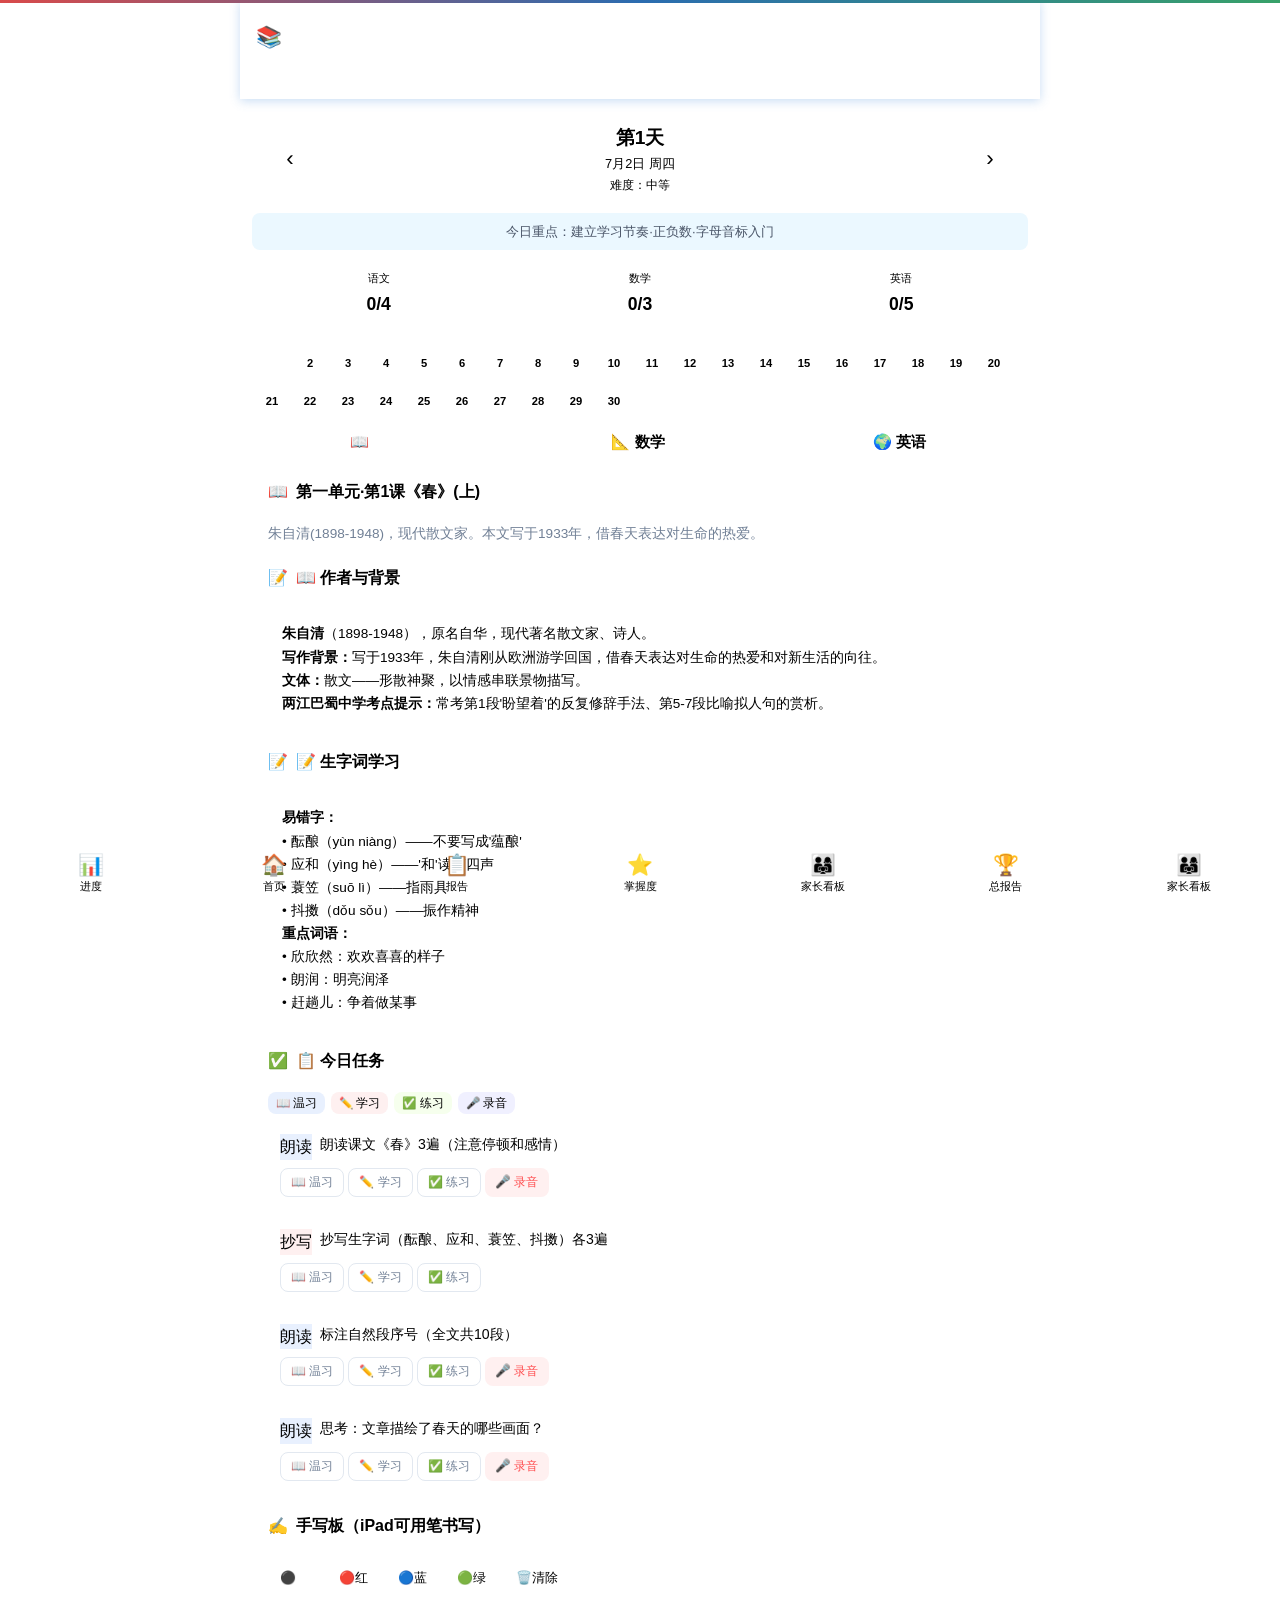
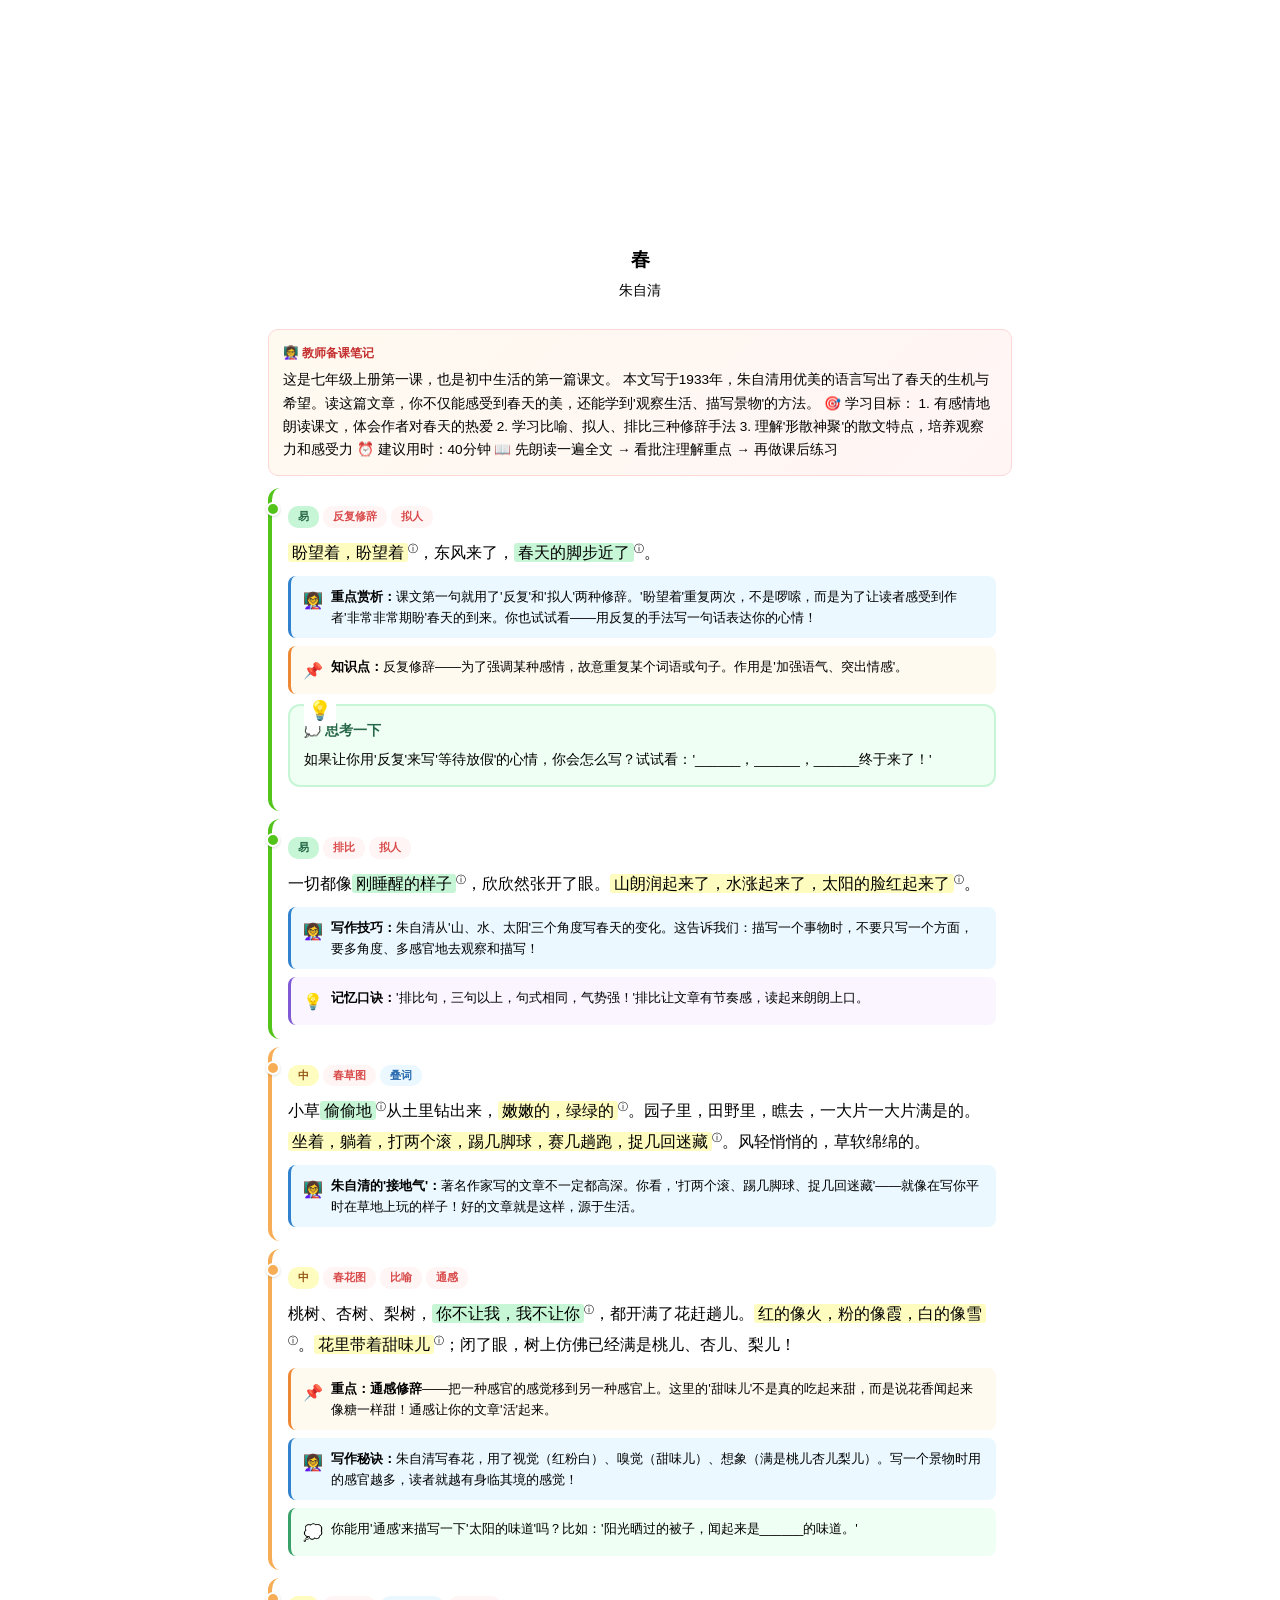
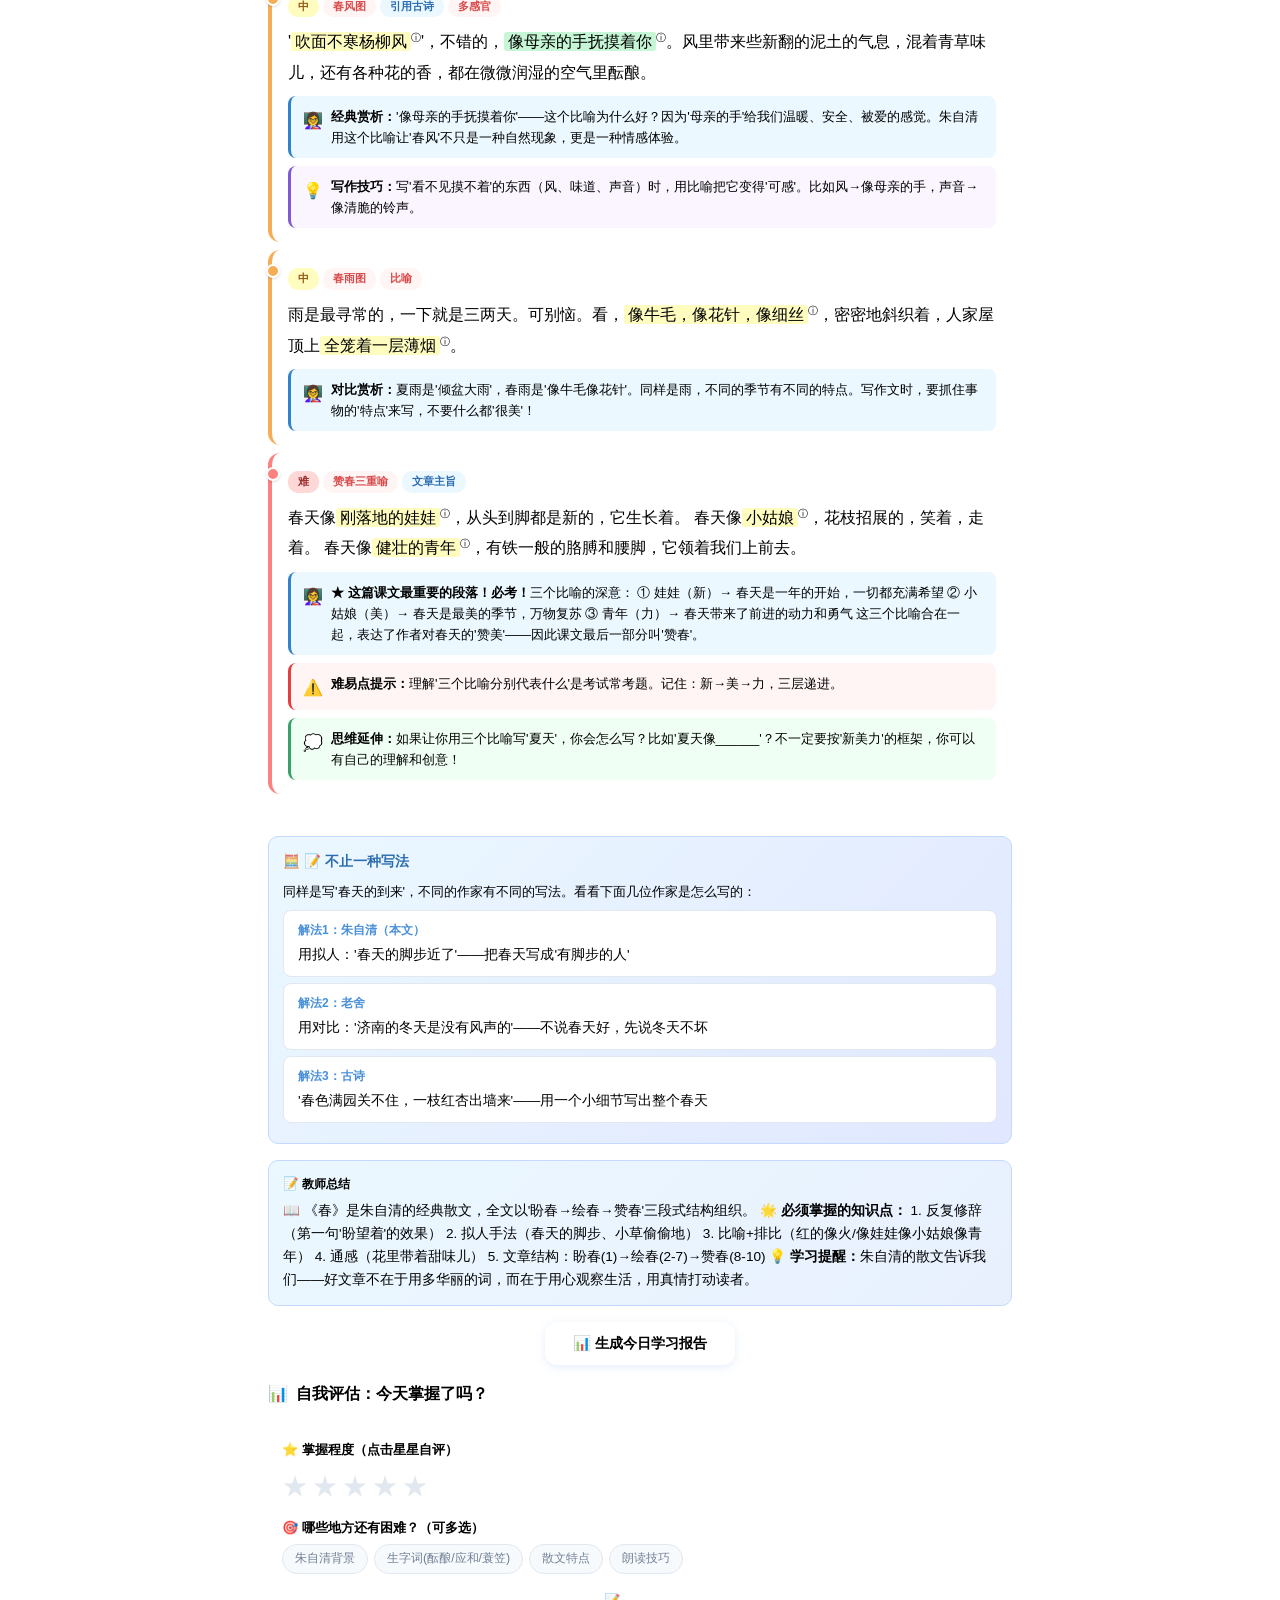
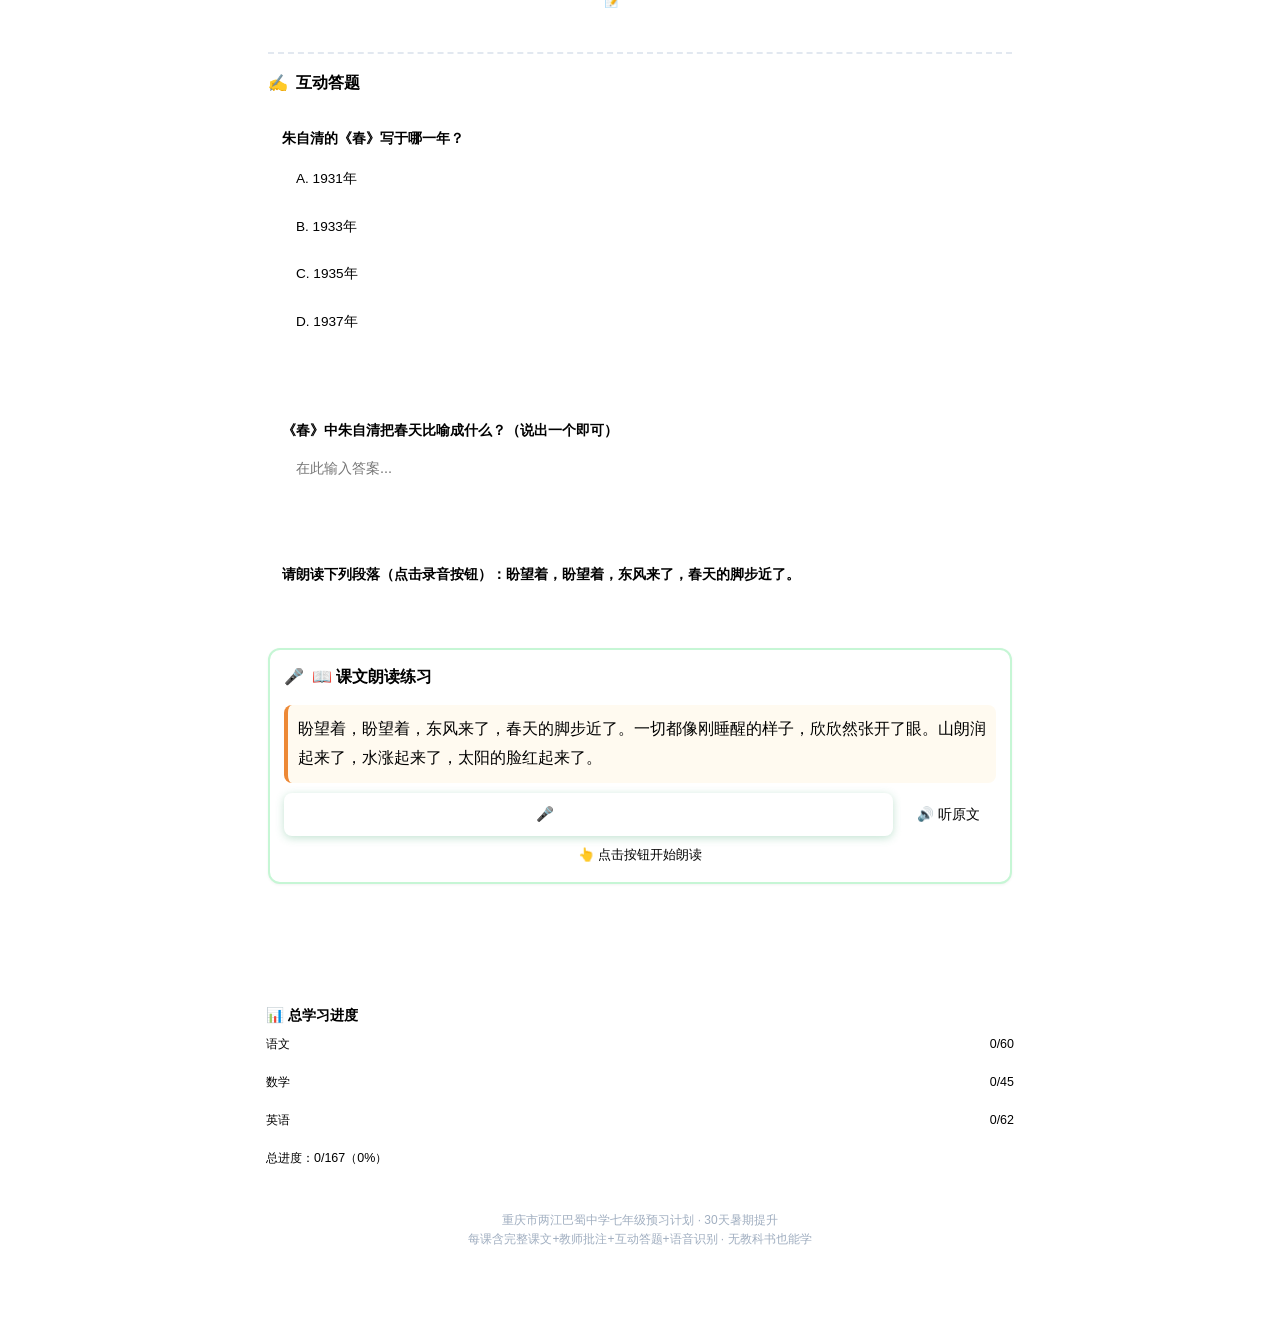
<file: app/summer_homework.html>
﻿<!DOCTYPE html>
<html lang="zh-CN">
<head>
<meta charset="UTF-8">
<meta name="viewport" content="width=device-width, initial-scale=1.0, maximum-scale=1.0, user-scalable=no, viewport-fit=cover">
<meta name="apple-mobile-web-app-capable" content="yes">
<meta name="apple-mobile-web-app-status-bar-style" content="default">
<title>小升初暑期作业 · 七年级预习计划</title>
<style>
﻿/* ========================================
   小升初暑期作业 · 七年级预习计划
   iPad自适应样式表
   ======================================== */

/* CSS变量 */
:root {
  --primary: #4A90D9;
  --primary-dark: #357ABD;
  --primary-light: #E8F0FE;
  --success: #52C41A;
  --warning: #FAAD14;
  --danger: #FF4D4F;
  --chinese: #D94A4A;
  --math: #2B6CB0;
  --english: #38A169;
  --bg: #F5F7FA;
  --card-bg: #FFFFFF;
  --text: #2D3748;
  --text-light: #718096;
  --border: #E2E8F0;
  --shadow: 0 2px 12px rgba(0,0,0,0.08);
  --radius: 16px;
  --radius-sm: 10px;
}

* { margin: 0; padding: 0; box-sizing: border-box; }
html { font-size: 16px; -webkit-text-size-adjust: 100%; }
body {
  font-family: -apple-system, BlinkMacSystemFont, "PingFang SC", "Helvetica Neue", sans-serif;
  background: var(--bg);
  color: var(--text);
  line-height: 1.6;
  padding: env(safe-area-inset-top) env(safe-area-inset-right) env(safe-area-inset-bottom) env(safe-area-inset-left);
  -webkit-font-smoothing: antialiased;
  touch-action: manipulation;
}

/* ======= 头部导航 ======= */
.header {
  background: linear-gradient(135deg, var(--primary), #6B5CE7);
  color: white;
  padding: 20px 16px;
  position: sticky;
  top: 0;
  z-index: 100;
  box-shadow: 0 2px 10px rgba(74,144,217,0.3);
}
.header h1 { font-size: 1.3rem; font-weight: 700; }
.header .subtitle { font-size: 0.85rem; opacity: 0.9; margin-top: 4px; }

/* ======= 日期导航 ======= */
.day-nav {
  display: flex;
  align-items: center;
  justify-content: space-between;
  background: var(--card-bg);
  padding: 12px 16px;
  margin: 12px;
  border-radius: var(--radius);
  box-shadow: var(--shadow);
}
.day-nav .nav-btn {
  width: 44px; height: 44px;
  border: none; border-radius: 50%;
  background: var(--primary-light);
  color: var(--primary);
  font-size: 1.4rem;
  display: flex; align-items: center; justify-content: center;
  cursor: pointer;
  transition: all 0.2s;
}
.day-nav .nav-btn:active { transform: scale(0.92); background: var(--primary); color: white; }
.day-nav .day-info { text-align: center; }
.day-nav .day-info .day-num { font-size: 1.2rem; font-weight: 700; color: var(--primary); }
.day-nav .day-info .day-date { font-size: 0.8rem; color: var(--text-light); }
.day-nav .day-info .day-progress {
  font-size: 0.75rem; color: var(--text-light); margin-top: 2px;
}
.day-selector {
  display: flex; gap: 6px; flex-wrap: wrap; padding: 8px 16px 4px;
  overflow-x: auto; -webkit-overflow-scrolling: touch;
}
.day-dot {
  width: 32px; height: 32px; border-radius: 50%;
  border: 2px solid var(--border); background: var(--card-bg);
  font-size: 0.7rem; font-weight: 600;
  display: flex; align-items: center; justify-content: center;
  cursor: pointer; transition: all 0.2s; flex-shrink: 0;
}
.day-dot.active { border-color: var(--primary); background: var(--primary); color: white; }
.day-dot.completed { border-color: var(--success); background: #F6FFED; color: var(--success); }
.day-dot.active.completed { background: var(--success); border-color: var(--success); color: white; }
.day-dot:active { transform: scale(0.9); }

/* ======= 今日概览 ======= */
.summary-bar {
  margin: 0 12px 12px;
  display: grid; grid-template-columns: repeat(3, 1fr); gap: 8px;
}
.summary-item {
  background: var(--card-bg); border-radius: var(--radius-sm); padding: 10px 8px;
  text-align: center; box-shadow: var(--shadow);
}
.summary-item .label { font-size: 0.7rem; color: var(--text-light); }
.summary-item .value { font-size: 1.1rem; font-weight: 700; margin-top: 2px; }
.summary-item.chinese .value { color: var(--chinese); }
.summary-item.math .value { color: var(--math); }
.summary-item.english .value { color: var(--english); }

/* ======= 科目标签 ======= */
.subject-tabs {
  display: flex; margin: 0 12px; gap: 8px;
}
.subject-tab {
  flex: 1; padding: 10px; border: none; border-radius: var(--radius-sm) var(--radius-sm) 0 0;
  font-size: 0.95rem; font-weight: 600;
  cursor: pointer; transition: all 0.2s;
  background: var(--border); color: var(--text-light);
}
.subject-tab.active { color: white; }
.subject-tab.chinese.active { background: var(--chinese); }
.subject-tab.math.active { background: var(--math); }
.subject-tab.english.active { background: var(--english); }
.subject-tab .check-icon { margin-left: 4px; font-size: 0.8rem; }

/* ======= 内容卡片 ======= */
.content-area {
  margin: 0 12px 80px;
}
.day-content {
  background: var(--card-bg); border-radius: 0 0 var(--radius) var(--radius);
  padding: 16px; box-shadow: var(--shadow);
  display: none;
}
.day-content.active { display: block; }

.content-section {
  margin-bottom: 20px;
}
.content-section:last-child { margin-bottom: 0; }

.section-title {
  font-size: 1rem; font-weight: 700; color: var(--text);
  padding-bottom: 8px; margin-bottom: 10px;
  border-bottom: 2px solid var(--border);
  display: flex; align-items: center; gap: 8px;
}
.section-title .emoji { font-size: 1.2rem; }

/* 知识点卡片 */
.knowledge-card {
  background: var(--primary-light);
  border-radius: var(--radius-sm);
  padding: 14px;
  margin-bottom: 10px;
  border-left: 4px solid var(--primary);
}
.knowledge-card .title { font-weight: 700; font-size: 0.9rem; margin-bottom: 6px; }
.knowledge-card .body { font-size: 0.85rem; color: var(--text); line-height: 1.7; }
.knowledge-card .highlight {
  background: #FFF3CD; padding: 2px 6px; border-radius: 4px;
  font-weight: 600;
}

/* 任务列表 */
.task-list { list-style: none; margin: 8px 0; }
.task-item {
  display: flex; align-items: flex-start; gap: 10px;
  padding: 10px 12px; margin-bottom: 6px;
  background: var(--bg); border-radius: var(--radius-sm);
  transition: all 0.2s;
  cursor: pointer;
  -webkit-user-select: none;
  user-select: none;
}
.task-item:active { transform: scale(0.98); }
.task-item.done { opacity: 0.6; background: #F6FFED; }
.task-check {
  width: 22px; height: 22px; border-radius: 50%;
  border: 2px solid var(--border); flex-shrink: 0;
  display: flex; align-items: center; justify-content: center;
  transition: all 0.2s;
  margin-top: 2px;
}
.task-item.done .task-check {
  background: var(--success); border-color: var(--success);
  color: white; font-size: 0.7rem;
}
.task-text { flex: 1; font-size: 0.88rem; line-height: 1.5; }
.task-text .tag {
  display: inline-block; font-size: 0.7rem; padding: 1px 8px;
  border-radius: 10px; margin-right: 6px; font-weight: 600;
}
.tag-read { background: #E8F0FE; color: var(--primary); }
.tag-write { background: #FEF0F0; color: var(--danger); }
.tag-copy { background: #FFF7E6; color: #D48806; }
.tag-recite { background: #F6FFED; color: var(--success); }
.tag-practice { background: #F0F0FF; color: #6B5CE7; }
.tag-video { background: #FFF0F6; color: #EB2F96; }
.tag-audio { background: #F0FFF4; color: var(--english); }

/* 练习区域 */
.practice-box {
  background: #FAFAFA;
  border-radius: var(--radius-sm); padding: 14px;
  margin: 8px 0;
  border: 1px dashed var(--border);
}
.practice-box .question {
  font-size: 0.9rem; font-weight: 600; margin-bottom: 8px;
}
.practice-box .answer-area {
  min-height: 60px; border: 1px solid var(--border);
  border-radius: 8px; padding: 10px;
  font-size: 0.85rem; color: var(--text-light);
  background: white;
}
.practice-box .hint {
  font-size: 0.78rem; color: var(--primary); margin-top: 6px;
  cursor: pointer;
}
.practice-box .answer-reveal {
  display: none; margin-top: 8px; padding: 10px;
  background: #F6FFED; border-radius: 8px;
  border-left: 3px solid var(--success);
  font-size: 0.85rem;
}

/* ======= 手写板 ======= */
.whiteboard-section { margin-top: 12px; }
.whiteboard-toolbar {
  display: flex; gap: 6px; align-items: center; padding: 8px 0;
  flex-wrap: wrap;
}
.whiteboard-toolbar button {
  padding: 6px 12px; border: 1px solid var(--border); border-radius: 6px;
  background: white; font-size: 0.8rem; cursor: pointer;
}
.whiteboard-toolbar button.active { background: var(--primary); color: white; border-color: var(--primary); }
.whiteboard-toolbar button:active { transform: scale(0.95); }
.whiteboard-canvas {
  width: 100%; height: 240px; border: 2px solid var(--border);
  border-radius: var(--radius-sm); background: white;
  touch-action: none;
}
.whiteboard-canvas.math-board { height: 300px; }

/* ======= 音频播放器 ======= */
.audio-player {
  display: flex; align-items: center; gap: 12px;
  padding: 12px; background: #F0FFF4; border-radius: var(--radius-sm);
  margin: 8px 0;
  border: 1px solid #C6F6D5;
}
.audio-player .play-btn {
  width: 44px; height: 44px; border-radius: 50%;
  border: none; background: var(--english); color: white;
  font-size: 1.2rem; cursor: pointer; flex-shrink: 0;
  display: flex; align-items: center; justify-content: center;
}
.audio-player .play-btn:active { transform: scale(0.9); }
.audio-player .audio-label { font-size: 0.85rem; flex: 1; }
.audio-player .audio-wave {
  height: 4px; background: #C6F6D5; border-radius: 2px;
  flex: 1; position: relative; overflow: hidden;
}
.audio-player .audio-wave .progress {
  height: 100%; background: var(--english); border-radius: 2px;
  width: 0; transition: width 0.1s;
}
.audio-player .duration { font-size: 0.75rem; color: var(--text-light); }

/* 录音按钮 */
.record-btn {
  display: flex; align-items: center; gap: 8px;
  padding: 10px 16px; border: 2px solid var(--danger); border-radius: 25px;
  background: white; color: var(--danger); font-size: 0.85rem; font-weight: 600;
  cursor: pointer; margin: 8px 0;
}
.record-btn.recording { background: var(--danger); color: white; animation: pulse 1s infinite; }
@keyframes pulse {
  0%, 100% { opacity: 1; }
  50% { opacity: 0.6; }
}

/* ======= 诗词卡片 ======= */
.poem-card {
  background: linear-gradient(135deg, #FFF5F5, #FFFAF0);
  border-radius: var(--radius-sm); padding: 16px;
  margin: 10px 0; text-align: center;
  border: 1px solid #FED7D7;
}
.poem-card .poem-title { font-size: 1.1rem; font-weight: 700; color: var(--chinese); }
.poem-card .poem-author { font-size: 0.8rem; color: var(--text-light); margin-bottom: 10px; }
.poem-card .poem-content { font-size: 0.9rem; line-height: 2; }
.poem-card .poem-translation { font-size: 0.8rem; color: var(--text-light); margin-top: 8px; 
  padding-top: 8px; border-top: 1px dashed #FED7D7; }

/* ======= 数学公式 ======= */
.math-formula {
  background: #F8F9FA; padding: 12px 16px; border-radius: var(--radius-sm);
  margin: 8px 0; text-align: center;
  font-size: 1.1rem; font-weight: 600; color: var(--math);
  font-family: "Times New Roman", serif;
}
.math-formula .explain {
  font-size: 0.8rem; font-weight: 400; color: var(--text-light);
  margin-top: 4px;
}
.math-example {
  background: #EBF8FF; padding: 12px; border-radius: var(--radius-sm);
  margin: 8px 0; border-left: 3px solid var(--math);
  font-size: 0.85rem; line-height: 1.8;
}
.math-example .step { color: var(--text-light); font-size: 0.8rem; margin-top: 4px; }

/* ======= 英语音标卡片 ======= */
.phonetic-card {
  display: grid; grid-template-columns: repeat(auto-fill, minmax(120px, 1fr));
  gap: 8px; margin: 8px 0;
}
.phonetic-item {
  background: #F0FFF4; padding: 10px; border-radius: 8px; text-align: center;
  border: 1px solid #C6F6D5;
}
.phonetic-item .symbol { font-size: 1.5rem; font-weight: 700; color: var(--english); }
.phonetic-item .example { font-size: 0.8rem; color: var(--text-light); margin-top: 4px; }

/* ======= 进度面板 ======= */
.progress-panel {
  margin: 0 12px 12px;
  background: var(--card-bg); border-radius: var(--radius); padding: 14px;
  box-shadow: var(--shadow);
}
.progress-panel h3 { font-size: 0.9rem; margin-bottom: 8px; }
.progress-bar {
  height: 8px; background: var(--border); border-radius: 4px;
  overflow: hidden; margin: 4px 0;
}
.progress-bar .fill {
  height: 100%; border-radius: 4px; transition: width 0.5s ease;
}
.progress-bar .fill.chinese { background: var(--chinese); }
.progress-bar .fill.math { background: var(--math); }
.progress-bar .fill.english { background: var(--english); }
.progress-stats { font-size: 0.78rem; color: var(--text-light); margin-top: 4px; }

/* ======= 底部导航 ======= */
.bottom-nav {
  position: fixed; bottom: 0; left: 0; right: 0;
  background: var(--card-bg); border-top: 1px solid var(--border);
  display: flex; padding: 8px 0 env(safe-area-inset-bottom, 8px);
  z-index: 100;
}
.bottom-nav button {
  flex: 1; border: none; background: none;
  padding: 6px; font-size: 0.7rem;
  color: var(--text-light); cursor: pointer;
  display: flex; flex-direction: column; align-items: center; gap: 2px;
}
.bottom-nav button .icon { font-size: 1.3rem; }
.bottom-nav button.active { color: var(--primary); }

/* ======= 模态框 ======= */
.modal-overlay {
  position: fixed; top: 0; left: 0; right: 0; bottom: 0;
  background: rgba(0,0,0,0.5); z-index: 200;
  display: none; align-items: flex-end; justify-content: center;
}
.modal-overlay.show { display: flex; }
.modal-content {
  background: var(--card-bg); border-radius: var(--radius) var(--radius) 0 0;
  width: 100%; max-height: 80vh; overflow-y: auto;
  padding: 20px 16px env(safe-area-inset-bottom, 16px);
  animation: slideUp 0.3s ease;
}
@keyframes slideUp {
  from { transform: translateY(100%); }
  to { transform: translateY(0); }
}
.modal-handle {
  width: 40px; height: 4px; background: var(--border); border-radius: 2px;
  margin: 0 auto 12px;
}
.modal-title { font-size: 1.1rem; font-weight: 700; margin-bottom: 12px; }

/* ======= 学习记录 ======= */
.record-card {
  background: var(--card-bg); border-radius: var(--radius-sm);
  padding: 12px; margin-bottom: 8px; border: 1px solid var(--border);
}
.record-card .date { font-size: 0.78rem; color: var(--text-light); }
.record-card .subjects { display: flex; gap: 6px; margin-top: 6px; }
.record-card .subj-tag {
  padding: 2px 10px; border-radius: 10px; font-size: 0.7rem; font-weight: 600;
}
.record-card .subj-tag.chinese { background: #FEF0F0; color: var(--chinese); }
.record-card .subj-tag.math { background: #EBF8FF; color: var(--math); }
.record-card .subj-tag.english { background: #F0FFF4; color: var(--english); }

/* ======= 响应式 ======= */
@media (min-width: 768px) {
  body { max-width: 800px; margin: 0 auto; }
  .header { border-radius: 0 0 var(--radius) var(--radius); }
}
@media (max-width: 374px) {
  html { font-size: 14px; }
}

/* ======= 打印 ======= */
@media print {
  .header, .bottom-nav, .whiteboard-section, .record-btn, .day-selector {
    display: none !important;
  }
  .day-content { display: block !important; page-break-after: always; }
  body { background: white; }
  .content-area { margin: 0; }
  .day-content { box-shadow: none; border: 1px solid #ddd; }
}

/* ======= 加载动画 ======= */
.loading { text-align: center; padding: 40px; color: var(--text-light); }
.spinner {
  width: 40px; height: 40px; border: 4px solid var(--border);
  border-top-color: var(--primary); border-radius: 50%;
  animation: spin 0.8s linear infinite; margin: 0 auto 12px;
}
@keyframes spin { to { transform: rotate(360deg); } }

/* ======= 空状态 ======= */
.empty-state { text-align: center; padding: 40px 20px; color: var(--text-light); }
.empty-state .icon { font-size: 3rem; margin-bottom: 12px; }
.empty-state .text { font-size: 0.9rem; }

/* ======= 音标关联拼音卡 ======= */
.phonetic-compare {
  display: grid; grid-template-columns: 1fr 1fr; gap: 8px; margin: 8px 0;
}
.phonetic-compare .compare-item {
  padding: 10px; border-radius: 8px; text-align: center;
  background: #FFFBE6; border: 1px solid #FFE58F;
}
.phonetic-compare .compare-item .en { font-size: 1.3rem; font-weight: 700; color: var(--english); }
.phonetic-compare .compare-item .pinyin { font-size: 1rem; color: #D48806; margin-top: 4px; }
.phonetic-compare .compare-item .desc { font-size: 0.75rem; color: var(--text-light); margin-top: 4px; }

/* ======= 单词联想网络 ======= */
.word-web {
  display: flex; flex-wrap: wrap; gap: 8px; justify-content: center;
  margin: 10px 0; padding: 12px; background: #F0FFF4; border-radius: var(--radius-sm);
}
.word-web .web-node {
  padding: 6px 14px; border-radius: 20px; font-size: 0.85rem; font-weight: 600;
  position: relative;
}
.word-web .web-node.root {
  background: var(--english); color: white; font-size: 1rem;
}
.word-web .web-node.branch {
  background: #C6F6D5; color: #276749;
}
.word-web .web-node.leaf {
  background: #E6FFFA; color: #234E52; border: 1px solid #B2F5EA;
}
.word-web .web-connector { font-size: 1.2rem; color: var(--english); align-self: center; }

/* ======= 图片占位 ======= */
.image-placeholder {
  background: linear-gradient(135deg, #E8F0FE, #F0E6FF);
  border-radius: var(--radius-sm); padding: 20px; text-align: center;
  margin: 10px 0; min-height: 100px;
  display: flex; flex-direction: column; align-items: center; justify-content: center;
}
.image-placeholder .icon { font-size: 2rem; margin-bottom: 6px; }
.image-placeholder .hint { font-size: 0.8rem; color: var(--text-light); }

/* ======= 互动问答 ======= */
.quiz-card {
  background: white; border: 2px solid var(--border); border-radius: var(--radius-sm);
  padding: 14px; margin: 10px 0;
}
.quiz-card .question { font-weight: 600; font-size: 0.9rem; margin-bottom: 10px; }
.quiz-options { display: flex; flex-direction: column; gap: 6px; }
.quiz-option {
  padding: 10px 14px; border: 2px solid var(--border); border-radius: 8px;
  font-size: 0.85rem; cursor: pointer; transition: all 0.2s;
  background: white;
}
.quiz-option:active { transform: scale(0.98); }
.quiz-option.selected { border-color: var(--primary); background: var(--primary-light); }
.quiz-option.correct { border-color: var(--success); background: #F6FFED; }
.quiz-option.wrong { border-color: var(--danger); background: #FFF2F0; }
.quiz-option .check { float: right; }
.quiz-result { margin-top: 8px; font-size: 0.85rem; font-weight: 600; text-align: center; }
.quiz-result.correct { color: var(--success); }
.quiz-result.wrong { color: var(--danger); }

/* ======= Study Tip 提示 ======= */
.study-tip {
  background: linear-gradient(135deg, #FFFAF0, #FFF5F5);
  border: 1px solid #FED7AA; border-radius: var(--radius-sm);
  padding: 12px; margin: 8px 0;
  display: flex; align-items: flex-start; gap: 10px;
}
.study-tip .icon { font-size: 1.3rem; flex-shrink: 0; }
.study-tip .text { font-size: 0.82rem; line-height: 1.6; }
.study-tip .text .strong { font-weight: 700; }

</style>
<style>
﻿/* ========================================
   增强动画 & 可视化组件
   ======================================== */

/* --- 历史时间线 --- */
.timeline {
  position: relative; padding: 16px 0 16px 30px; margin: 12px 0;
}
.timeline::before {
  content: ""; position: absolute; left: 10px; top: 0; bottom: 0;
  width: 3px; background: linear-gradient(180deg, var(--chinese), #F6AD55, var(--primary));
  border-radius: 2px;
}
.timeline-item {
  position: relative; margin-bottom: 14px; padding-left: 16px;
  opacity: 0; transform: translateX(-10px);
  animation: slideIn 0.4s ease forwards;
}
.timeline-item:nth-child(1) { animation-delay: 0.1s; }
.timeline-item:nth-child(2) { animation-delay: 0.25s; }
.timeline-item:nth-child(3) { animation-delay: 0.4s; }
.timeline-item:nth-child(4) { animation-delay: 0.55s; }
.timeline-item:nth-child(5) { animation-delay: 0.7s; }
.timeline-item::before {
  content: ""; position: absolute; left: -22px; top: 6px;
  width: 12px; height: 12px; border-radius: 50%;
  background: var(--chinese); border: 2px solid white; box-shadow: 0 0 0 2px var(--chinese);
}
.timeline-item .year {
  font-size: 0.75rem; font-weight: 700; color: var(--chinese);
  background: #FEF0F0; display: inline-block; padding: 1px 8px; border-radius: 8px;
  margin-bottom: 2px;
}
.timeline-item .desc {
  font-size: 0.85rem; color: var(--text); line-height: 1.5;
}
@keyframes slideIn {
  to { opacity: 1; transform: translateX(0); }
}

/* --- 知识卡片增强 --- */
.knowledge-card.enhanced {
  background: linear-gradient(135deg, #FFFAF0, #FFF5F5);
  border-left-color: var(--chinese);
  position: relative; overflow: hidden;
}
.knowledge-card.enhanced::after {
  content: "📜"; position: absolute; right: 10px; top: 10px;
  font-size: 2rem; opacity: 0.15;
}

/* --- 图表容器 --- */
.chart-container {
  background: white; border-radius: var(--radius-sm); padding: 16px;
  margin: 10px 0; border: 1px solid var(--border);
  text-align: center;
}
.chart-container .chart-title {
  font-size: 0.85rem; font-weight: 700; margin-bottom: 10px; color: var(--text);
}
.chart-container svg { max-width: 100%; height: auto; }

/* --- 柱状图动画 --- */
.bar-chart {
  display: flex; align-items: flex-end; justify-content: center;
  gap: 12px; height: 140px; padding: 10px 0; margin: 8px 0;
}
.bar-item {
  display: flex; flex-direction: column; align-items: center; gap: 4px;
  width: 50px;
}
.bar-item .bar {
  width: 36px; border-radius: 6px 6px 0 0;
  animation: growBar 0.8s ease-out forwards;
  position: relative;
  min-height: 4px;
}
.bar-item .bar .val {
  position: absolute; top: -20px; left: 50%; transform: translateX(-50%);
  font-size: 0.75rem; font-weight: 700; white-space: nowrap;
}
.bar-item .label { font-size: 0.72rem; color: var(--text-light); text-align: center; }
@keyframes growBar {
  from { height: 0 !important; }
  to { /* height set inline */ }
}

/* --- 圆形图 --- */
.donut-container {
  position: relative; width: 140px; height: 140px; margin: 10px auto;
}
.donut-container svg { transform: rotate(-90deg); }
.donut-container .center-text {
  position: absolute; top: 50%; left: 50%; transform: translate(-50%, -50%);
  font-size: 1.2rem; font-weight: 700; color: var(--text);
}

/* --- 数字轴动画 --- */
.number-line-container {
  position: relative; height: 60px; margin: 16px 0; padding-top: 20px;
}
.number-line {
  position: relative; height: 3px; background: var(--text); margin: 0 16px;
}
.number-line .tick {
  position: absolute; top: -6px; width: 2px; height: 14px; background: var(--text);
  transform: translateX(-50%);
}
.number-line .tick-label {
  position: absolute; top: 16px; font-size: 0.7rem; color: var(--text-light);
  transform: translateX(-50%);
}
.number-line .moving-dot {
  position: absolute; top: -8px; width: 18px; height: 18px;
  border-radius: 50%; background: var(--math);
  transform: translateX(-50%);
  animation: moveAlongLine 3s ease-in-out infinite alternate;
  box-shadow: 0 0 8px rgba(43,108,176,0.4);
}
.number-line .dot-glow {
  position: absolute; top: -14px; left: -14px; width: 46px; height: 46px;
  border-radius: 50%; background: rgba(43,108,176,0.15);
  animation: pulseGlow 1.5s ease-in-out infinite;
}
@keyframes moveAlongLine {
  0% { left: 0%; }
  100% { left: 100%; }
}
@keyframes pulseGlow {
  0%, 100% { transform: scale(1); opacity: 0.5; }
  50% { transform: scale(1.2); opacity: 0.2; }
}

/* --- 动画数字轴(绝对值示例) --- */
.abs-demo {
  position: relative; height: 80px; margin: 12px 0;
  display: flex; align-items: center; justify-content: center;
}
.abs-demo .line {
  position: absolute; height: 3px; background: var(--border);
  left: 10%; right: 10%; top: 50%;
}
.abs-demo .point {
  position: absolute; width: 20px; height: 20px; border-radius: 50%;
  top: 50%; transform: translate(-50%, -50%);
  display: flex; align-items: center; justify-content: center;
  font-size: 0.65rem; font-weight: 700; color: white; z-index: 2;
}
.abs-demo .point.neg { background: var(--danger); left: 30%; }
.abs-demo .point.zero { background: var(--text); left: 50%; }
.abs-demo .point.pos { background: var(--math); left: 70%; }
.abs-demo .arrow-line {
  position: absolute; height: 2px; top: 30%; transform: translateY(-50%);
  animation: arrowPulse 2s ease-in-out infinite;
}
.abs-demo .arrow-line.left { left: 30%; width: 20%; background: var(--danger); }
.abs-demo .arrow-line.right { right: 30%; width: 20%; background: var(--math); }
.abs-demo .dist-label {
  position: absolute; top: 10%; font-size: 0.7rem; font-weight: 600;
  animation: fadeInOut 2s ease-in-out infinite;
}
@keyframes arrowPulse {
  0%, 100% { opacity: 0.6; }
  50% { opacity: 1; }
}
@keyframes fadeInOut {
  0%, 100% { opacity: 0.7; }
  50% { opacity: 1; }
}

/* --- 英语音标动效卡片 --- */
.phonetic-enhanced {
  display: grid; grid-template-columns: repeat(auto-fill, minmax(140px, 1fr));
  gap: 10px; margin: 10px 0;
}
.phonetic-card-enhanced {
  background: linear-gradient(135deg, #F0FFF4, #E6FFFA);
  border-radius: 12px; padding: 14px; text-align: center;
  border: 1px solid #C6F6D5; cursor: pointer;
  transition: all 0.3s ease;
  animation: popIn 0.4s ease backwards;
}
.phonetic-card-enhanced:nth-child(1) { animation-delay: 0.05s; }
.phonetic-card-enhanced:nth-child(2) { animation-delay: 0.1s; }
.phonetic-card-enhanced:nth-child(3) { animation-delay: 0.15s; }
.phonetic-card-enhanced:nth-child(4) { animation-delay: 0.2s; }
.phonetic-card-enhanced:nth-child(5) { animation-delay: 0.25s; }
.phonetic-card-enhanced:nth-child(6) { animation-delay: 0.3s; }
.phonetic-card-enhanced:active { transform: scale(0.95); }
.phonetic-card-enhanced .symbol {
  font-size: 1.8rem; font-weight: 800; color: var(--english);
  display: block; margin-bottom: 4px;
}
.phonetic-card-enhanced .example { font-size: 0.85rem; font-weight: 600; }
.phonetic-card-enhanced .pinyin-compare {
  font-size: 0.75rem; color: #D48806; margin-top: 4px;
  background: #FFFBE6; display: inline-block; padding: 2px 10px; border-radius: 10px;
}
.phonetic-card-enhanced .play-hint {
  font-size: 0.7rem; color: var(--text-light); margin-top: 6px;
  opacity: 0.7;
}
@keyframes popIn {
  0% { opacity: 0; transform: scale(0.8); }
  70% { transform: scale(1.05); }
  100% { opacity: 1; transform: scale(1); }
}

/* --- 音标对比表（音标vs拼音）--- */
.phonetic-compare-table {
  width: 100%; border-collapse: collapse; margin: 10px 0; font-size: 0.85rem;
}
.phonetic-compare-table th {
  background: var(--english); color: white; padding: 8px 10px;
  font-size: 0.8rem; text-align: left;
}
.phonetic-compare-table th:first-child { border-radius: 8px 0 0 0; }
.phonetic-compare-table th:last-child { border-radius: 0 8px 0 0; }
.phonetic-compare-table td {
  padding: 10px; border-bottom: 1px solid var(--border);
  vertical-align: middle;
}
.phonetic-compare-table tr:last-child td:first-child { border-radius: 0 0 0 8px; }
.phonetic-compare-table tr:last-child td:last-child { border-radius: 0 0 8px 0; }
.phonetic-compare-table tr:hover { background: #F0FFF4; }
.phonetic-compare-table .en-symbol { font-size: 1.1rem; font-weight: 700; color: var(--english); }
.phonetic-compare-table .cn-symbol { font-size: 1.1rem; font-weight: 700; color: #D48806; }
.phonetic-compare-table .play-btn-sm {
  width: 28px; height: 28px; border-radius: 50%; border: none;
  background: var(--primary-light); color: var(--primary); cursor: pointer;
  font-size: 0.8rem; display: inline-flex; align-items: center; justify-content: center;
  transition: all 0.2s;
}
.phonetic-compare-table .play-btn-sm:active { transform: scale(0.9); background: var(--primary); color: white; }

/* --- 词根联想网络(带动画) --- */
.word-tree {
  display: flex; flex-direction: column; align-items: center; gap: 8px;
  padding: 16px; margin: 10px 0;
  background: linear-gradient(180deg, #F0FFF4, #E6FFFA);
  border-radius: var(--radius-sm); border: 1px solid #C6F6D5;
}
.word-tree .root {
  background: var(--english); color: white;
  padding: 8px 20px; border-radius: 20px; font-size: 1rem; font-weight: 700;
  box-shadow: 0 2px 8px rgba(56,161,105,0.3);
  animation: rootPulse 2s ease-in-out infinite;
}
@keyframes rootPulse {
  0%, 100% { box-shadow: 0 2px 8px rgba(56,161,105,0.3); }
  50% { box-shadow: 0 2px 16px rgba(56,161,105,0.5); }
}
.word-tree .branches {
  display: flex; gap: 16px; flex-wrap: wrap; justify-content: center;
  margin-top: 8px;
}
.word-tree .branch-card {
  background: white; border-radius: 12px; padding: 10px 14px;
  min-width: 100px; text-align: center;
  border: 1px solid #C6F6D5;
  animation: branchIn 0.4s ease backwards;
  cursor: pointer; transition: all 0.3s;
}
.word-tree .branch-card:nth-child(1) { animation-delay: 0.15s; }
.word-tree .branch-card:nth-child(2) { animation-delay: 0.25s; }
.word-tree .branch-card:nth-child(3) { animation-delay: 0.35s; }
.word-tree .branch-card:nth-child(4) { animation-delay: 0.45s; }
.word-tree .branch-card:active { transform: scale(0.95); }
.word-tree .branch-card .word {
  font-size: 1.1rem; font-weight: 700; color: var(--english);
}
.word-tree .branch-card .meaning {
  font-size: 0.78rem; color: var(--text-light); margin-top: 2px;
}
.word-tree .branch-card .connector {
  font-size: 0.7rem; color: #9AE6B4; margin-top: 4px;
}
@keyframes branchIn {
  0% { opacity: 0; transform: translateY(10px); }
  100% { opacity: 1; transform: translateY(0); }
}

/* --- 历史背景图文卡片（带装饰）--- */
.history-card {
  background: linear-gradient(135deg, #FFFAF0, #FEFCBF);
  border-radius: var(--radius-sm); padding: 16px; margin: 10px 0;
  border: 1px solid #FEEBC8; position: relative; overflow: hidden;
}
.history-card .deco-icon {
  position: absolute; right: 8px; bottom: 8px; font-size: 3.5rem; opacity: 0.12;
}
.history-card .era-tag {
  display: inline-block; background: var(--chinese); color: white;
  padding: 2px 12px; border-radius: 10px; font-size: 0.7rem; font-weight: 600;
  margin-bottom: 6px;
}
.history-card h4 {
  font-size: 0.95rem; margin-bottom: 6px; color: #9B2C2C;
}
.history-card p {
  font-size: 0.85rem; line-height: 1.7; color: var(--text);
}
.history-card .highlight-box {
  background: rgba(255,255,255,0.7); border-radius: 8px;
  padding: 10px; margin-top: 8px; border-left: 3px solid #ED8936;
}
.history-card .highlight-box .label {
  font-size: 0.72rem; font-weight: 700; color: #ED8936; margin-bottom: 4px;
}

/* --- 数学解题步骤动画 --- */
.step-reveal {
  margin: 10px 0;
}
.step-reveal .step {
  background: white; border: 1px solid var(--border); border-radius: 8px;
  padding: 10px 14px; margin-bottom: 6px;
  opacity: 0; transform: translateY(8px);
  animation: stepIn 0.4s ease forwards;
}
.step-reveal .step:nth-child(1) { animation-delay: 0.1s; }
.step-reveal .step:nth-child(2) { animation-delay: 0.3s; }
.step-reveal .step:nth-child(3) { animation-delay: 0.5s; }
.step-reveal .step:nth-child(4) { animation-delay: 0.7s; }
.step-reveal .step .step-num {
  display: inline-block; width: 22px; height: 22px; border-radius: 50%;
  background: var(--math); color: white; text-align: center;
  font-size: 0.75rem; font-weight: 700; line-height: 22px; margin-right: 8px;
}
.step-reveal .step .step-text { font-size: 0.85rem; }
.step-reveal .step .step-result {
  margin-top: 4px; font-weight: 700; color: var(--math); padding-left: 30px;
  font-size: 0.9rem;
}
@keyframes stepIn {
  to { opacity: 1; transform: translateY(0); }
}

/* --- 互动翻转卡片 --- */
.flip-card {
  perspective: 800px; margin: 10px 0; height: 100px;
}
.flip-card-inner {
  position: relative; width: 100%; height: 100%;
  transition: transform 0.5s ease; transform-style: preserve-3d;
  cursor: pointer;
}
.flip-card.flipped .flip-card-inner { transform: rotateY(180deg); }
.flip-card-front, .flip-card-back {
  position: absolute; width: 100%; height: 100%;
  backface-visibility: hidden; border-radius: var(--radius-sm);
  display: flex; align-items: center; justify-content: center;
  flex-direction: column; padding: 14px;
}
.flip-card-front {
  background: var(--primary-light); border: 2px dashed var(--primary);
  color: var(--primary);
}
.flip-card-front .hint-text { font-size: 0.8rem; margin-top: 4px; opacity: 0.7; }
.flip-card-back {
  background: #F6FFED; border: 2px solid var(--success);
  transform: rotateY(180deg); color: var(--text);
}
.flip-card-back .answer-text { font-size: 1.1rem; font-weight: 700; color: var(--success); }

/* --- 图文搭配布局 --- */
.media-row {
  display: flex; gap: 12px; margin: 10px 0;
}
.media-row .media-image {
  flex: 0 0 100px; height: 100px; border-radius: 8px;
  background: linear-gradient(135deg, #E8F0FE, #F0E6FF);
  display: flex; align-items: center; justify-content: center;
  font-size: 2.5rem;
}
.media-row .media-text { flex: 1; font-size: 0.85rem; line-height: 1.7; }

/* --- 英语口语练习面板 --- */
.speak-panel {
  background: linear-gradient(135deg, #F0FFF4, #E6FFFA);
  border-radius: var(--radius-sm); padding: 14px; margin: 10px 0;
  border: 1px solid #C6F6D5; text-align: center;
}
.speak-panel .phrase {
  font-size: 1.2rem; font-weight: 700; color: var(--english); margin-bottom: 8px;
}
.speak-panel .pinyin-like {
  font-size: 0.85rem; color: #D48806; margin-bottom: 8px;
  background: #FFFBE6; display: inline-block; padding: 2px 16px; border-radius: 10px;
}
.speak-panel .play-big {
  width: 56px; height: 56px; border-radius: 50%; border: none;
  background: var(--english); color: white; font-size: 1.5rem;
  cursor: pointer; margin: 8px auto; display: flex;
  align-items: center; justify-content: center;
  box-shadow: 0 4px 12px rgba(56,161,105,0.3);
  transition: all 0.3s;
}
.speak-panel .play-big:active { transform: scale(0.9); box-shadow: 0 2px 6px rgba(56,161,105,0.2); }
.speak-panel .tip { font-size: 0.78rem; color: var(--text-light); margin-top: 6px; }

/* --- 知识趣闻气泡 --- */
.fun-fact {
  background: linear-gradient(135deg, #FFF5F5, #FFFAF0);
  border-radius: 12px; padding: 12px 14px; margin: 8px 0;
  border: 1px solid #FED7D7; display: flex; gap: 10px;
  animation: funPop 0.5s ease;
}
.fun-fact .icon { font-size: 1.5rem; flex-shrink: 0; }
.fun-fact .content { font-size: 0.82rem; line-height: 1.6; }
.fun-fact .content .strong { font-weight: 700; color: var(--chinese); }
@keyframes funPop {
  0% { transform: scale(0.95); opacity: 0; }
  60% { transform: scale(1.02); }
  100% { transform: scale(1); opacity: 1; }
}

/* --- 口诀卡片(中文记忆法) --- */
.mnemonic-card {
  background: linear-gradient(135deg, #FFFAF0, #FEFCBF);
  border: 2px solid #F6E05E; border-radius: var(--radius-sm);
  padding: 14px; margin: 10px 0; text-align: center;
  animation: glowBorder 2s ease-in-out infinite;
}
.mnemonic-card .title { font-size: 0.8rem; color: #B7791F; margin-bottom: 4px; }
.mnemonic-card .rhyme {
  font-size: 1rem; font-weight: 700; color: #975A16; line-height: 1.7;
}
@keyframes glowBorder {
  0%, 100% { border-color: #F6E05E; box-shadow: 0 0 8px rgba(246,224,94,0.2); }
  50% { border-color: #ECC94B; box-shadow: 0 0 16px rgba(246,224,94,0.4); }
}

/* --- 图文混排（用于历史背景）--- */
.visual-context {
  border-radius: var(--radius-sm); overflow: hidden; margin: 10px 0;
  border: 1px solid var(--border);
}
.visual-context .banner {
  height: 100px; background: linear-gradient(135deg, #667eea, #764ba2);
  display: flex; align-items: center; justify-content: center;
  color: white; font-size: 0.9rem; text-align: center; padding: 10px;
  position: relative;
}
.visual-context .banner .overlay-text {
  background: rgba(0,0,0,0.3); padding: 6px 16px; border-radius: 8px;
  backdrop-filter: blur(2px);
}
.visual-context .context-body {
  padding: 14px; font-size: 0.85rem; line-height: 1.7;
}
.visual-context .context-body .era {
  display: inline-block; background: var(--primary); color: white;
  padding: 1px 10px; border-radius: 8px; font-size: 0.72rem; font-weight: 600;
  margin-bottom: 4px;
}

/* --- 视频占位(嵌入提示) --- */
.video-embed {
  border-radius: var(--radius-sm); overflow: hidden; margin: 10px 0;
  position: relative; background: #1A202C;
}
.video-embed .video-placeholder {
  height: 180px; display: flex; flex-direction: column;
  align-items: center; justify-content: center; color: white;
  background: linear-gradient(135deg, #2D3748, #1A202C);
  cursor: pointer;
}
.video-embed .video-placeholder .play-icon {
  width: 56px; height: 56px; border-radius: 50%; background: rgba(255,255,255,0.2);
  display: flex; align-items: center; justify-content: center;
  font-size: 1.6rem; margin-bottom: 8px;
  animation: playPulse 2s ease-in-out infinite;
}
.video-embed .video-placeholder .title { font-size: 0.9rem; font-weight: 600; }
.video-embed .video-placeholder .subtitle { font-size: 0.75rem; opacity: 0.7; margin-top: 4px; }
@keyframes playPulse {
  0%, 100% { transform: scale(1); }
  50% { transform: scale(1.1); }
}

</style>
<style>
﻿/* ========================================
   交互学习引擎样式 - Material Design风格
   ======================================== */

/* 填空答题卡片 */
.fill-card {
  background: white;
  border: 2px solid #E2E8F0;
  border-radius: 12px;
  padding: 16px;
  margin-bottom: 12px;
  transition: all 0.3s ease;
  box-shadow: 0 1px 3px rgba(0,0,0,0.05);
}
.fill-card:focus-within {
  border-color: #4A90D9;
  box-shadow: 0 0 0 3px rgba(74,144,217,0.15);
}

/* 输入框 */
.fill-input {
  flex: 1;
  padding: 12px 16px;
  border: 2px solid #E2E8F0;
  border-radius: 10px;
  font-size: 0.95rem;
  outline: none;
  -webkit-appearance: none;
  background: white;
  transition: all 0.2s;
}
.fill-input:focus {
  border-color: #4A90D9;
  box-shadow: 0 0 0 3px rgba(74,144,217,0.1);
}

/* 检查按钮 */
.check-btn {
  padding: 12px 20px;
  border: none;
  border-radius: 10px;
  background: var(--primary);
  color: white;
  font-size: 0.85rem;
  font-weight: 600;
  cursor: pointer;
  transition: all 0.2s;
  white-space: nowrap;
}
.check-btn:active {
  transform: scale(0.96);
}

/* 选择项 */
.choice-opt {
  padding: 12px 16px;
  border: 2px solid #E2E8F0;
  border-radius: 10px;
  font-size: 0.88rem;
  cursor: pointer;
  transition: all 0.2s;
  background: white;
  -webkit-tap-highlight-color: transparent;
}
.choice-opt:active {
  transform: scale(0.98);
}

/* 反馈区 */
.fill-feedback {
  margin-top: 8px;
  min-height: 30px;
  transition: all 0.3s;
}

/* 手写板 */
.fill-canvas-wrap {
  border: 2px dashed #CBD5E0;
  border-radius: 10px;
  position: relative;
  overflow: hidden;
  min-height: 80px;
  background: white;
}
.fill-canvas {
  width: 100%;
  height: 80px;
  touch-action: none;
  cursor: crosshair;
}

/* 朗读练习区 */
.speech-section {
  background: white;
  border: 2px solid #C6F6D5;
  border-radius: 12px;
  padding: 16px;
  margin: 12px 0;
  box-shadow: 0 1px 3px rgba(0,0,0,0.05);
}
.speech-text {
  font-size: 1rem;
  line-height: 1.8;
  padding: 12px 16px;
  background: #FFFAF0;
  border-radius: 8px;
  margin-bottom: 12px;
  border-left: 4px solid #ED8936;
}

/* 录音按钮动画 */
.speech-start-btn {
  padding: 14px;
  border: none;
  border-radius: 10px;
  background: #38A169;
  color: white;
  font-size: 0.95rem;
  font-weight: 600;
  cursor: pointer;
  transition: all 0.3s;
  box-shadow: 0 2px 8px rgba(56,161,105,0.3);
}
.speech-start-btn:active {
  transform: scale(0.96);
}
.speech-start-btn.recording {
  background: #FF4D4F;
  box-shadow: 0 0 0 4px rgba(255,77,79,0.2);
  animation: speechPulse 1s ease-in-out infinite;
}

/* 语音结果进度条 */
.speech-result {
  margin-top: 8px;
  animation: slideDown 0.3s ease;
}
@keyframes slideDown {
  from { opacity: 0; transform: translateY(-10px); }
  to { opacity: 1; transform: translateY(0); }
}

/* 朗读进度 */
.speech-progress {
  height: 8px;
  background: #E2E8F0;
  border-radius: 4px;
  overflow: hidden;
  margin: 8px 0;
}
.speech-progress .bar {
  height: 100%;
  border-radius: 4px;
  transition: width 0.5s ease;
}

/* 交互练习区标题 */
.learn-exercise {
  margin-top: 16px;
  padding-top: 16px;
  border-top: 2px dashed #E2E8F0;
}

/* iPad触摸优化 */
@media (hover: none) and (pointer: coarse) {
  .fill-input {
    font-size: 1rem;
    padding: 14px 16px;
  }
  .check-btn, .choice-opt {
    padding: 14px 18px;
  }
  .speech-start-btn {
    padding: 16px;
  }
}

</style>
<style>
.loading-bar { height:3px;background:#E2E8F0;position:fixed;top:0;left:0;right:0;z-index:999; }
.loading-bar .fill { height:100%;background:linear-gradient(90deg,#D94A4A,#2B6CB0,#38A169);width:0;animation:loadProgress 1.5s ease forwards; }
@keyframes loadProgress { 0%{width:0%} 100%{width:100%} }
</style>
</head>
<body>
<div class="loading-bar"><div class="fill"></div></div>

<div class="header">
  <h1>📚 小升初·七年级预习计划</h1>
  <div class="subtitle">重庆市两江巴蜀中学 · 30天自学提升 · 含完整课文+教师批注</div>
</div>

<div class="day-nav">
  <button class="nav-btn" id="prevDay">‹</button>
  <div class="day-info">
    <div class="day-num" id="dayNum">第1天</div>
    <div class="day-date" id="dayDate">7月2日 周四</div>
    <div class="day-progress" id="dayDifficulty">难度：中等</div>
  </div>
  <button class="nav-btn" id="nextDay">›</button>
</div>

<div style="margin:-6px 12px 10px;font-size:0.82rem;color:#4A5568;background:#EBF8FF;padding:8px 12px;border-radius:8px;text-align:center;" id="dayFocus"></div>

<div class="summary-bar" id="summaryBar">
  <div class="summary-item chinese"><div class="label">📖 语文</div><div class="value">0/0</div></div>
  <div class="summary-item math"><div class="label">📐 数学</div><div class="value">0/0</div></div>
  <div class="summary-item english"><div class="label">🌍 英语</div><div class="value">0/0</div></div>
</div>

<div class="day-selector" id="daySelector"></div>

<div class="subject-tabs" id="subjectTabs">
  <button class="subject-tab chinese active">📖 语文</button>
  <button class="subject-tab math">📐 数学</button>
  <button class="subject-tab english">🌍 英语</button>
</div>

<div class="content-area" id="contentArea">
  <div class="day-content active" id="dayContent">
    <div class="loading"><div class="spinner"></div>内容加载中...</div>
  </div>
</div>

<div class="progress-panel" id="progressPanel"></div>

<div class="bottom-nav">
  <button id="showProgress"><span class="icon">📊</span><span>进度</span></button>
  <button onclick="App.goToDay(1)"><span class="icon">🏠</span><span>首页</span></button>
  <button onclick="App.showDayReport(App.currentDay)"><span class="icon">📋</span><span>报告</span></button>
  <button id="showMastery"><span class="icon">⭐</span><span>掌握度</span></button>
  <button id="showParentDash"><span class="icon">👨‍👩‍👧</span><span>家长看板</span></button>
  <button id="showOverallReport"><span class="icon">🏆</span><span>总报告</span></button>
</div>

<div class="modal-overlay" id="progressModal">
  <div class="modal-content">
    <div class="modal-handle"></div>
    <div class="modal-title">📊 学习进度总览</div>
    <div id="modalProgress"></div>
    <div style="margin-top:16px;"><h3 style="font-size:0.9rem;margin-bottom:8px;">📅 每日完成详情</h3><div id="dailyProgressList"></div></div>
  </div>
</div>

<div style="text-align:center;padding:16px;font-size:0.75rem;color:#A0AEC0;margin-bottom:60px;">
  重庆市两江巴蜀中学七年级预习计划 · 30天暑期提升<br>
  每课含完整课文+教师批注+互动答题+语音识别 · 无教科书也能学
</div>

<!-- 【加载顺序：数据→引擎→增强→评估→课文】 -->
<script>
﻿// 课程数据初始化
var COURSE_DATA = [];

</script>
<script>
﻿COURSE_DATA.push({
  day: 1, date: "7月2日", weekday: "周四",
  difficulty: "中等", focus: "建立学习节奏·正负数·字母音标入门",
  subjects: {
    chinese: {
      title: "第一单元·第1课《春》(上)",
      preview: "朱自清(1898-1948)，现代散文家。本文写于1933年，借春天表达对生命的热爱。",
      sections: [
        {type:"knowledge",title:"📖 作者与背景",body:"<p><strong>朱自清</strong>（1898-1948），原名自华，现代著名散文家、诗人。</p><p><strong>写作背景：</strong>写于1933年，朱自清刚从欧洲游学回国，借春天表达对生命的热爱和对新生活的向往。</p><p><strong>文体：</strong>散文——形散神聚，以情感串联景物描写。</p><p><strong>两江巴蜀中学考点提示：</strong>常考第1段'盼望着'的反复修辞手法、第5-7段比喻拟人句的赏析。</p>"},
        {type:"knowledge",title:"📝 生字词学习",body:"<p><strong>易错字：</strong></p><p>• 酝酿（yùn niàng）——不要写成'蕴酿'</p><p>• 应和（yìng hè）——'和'读第四声</p><p>• 蓑笠（suō lì）——指雨具</p><p>• 抖擞（dǒu sǒu）——振作精神</p><p><strong>重点词语：</strong></p><p>• 欣欣然：欢欢喜喜的样子</p><p>• 朗润：明亮润泽</p><p>• 赶趟儿：争着做某事</p>"},
        {type:"task",title:"📋 今日任务",tasks:[
          {text:"朗读课文《春》3遍（注意停顿和感情）",tag:"read"},
          {text:"抄写生字词（酝酿、应和、蓑笠、抖擞）各3遍",tag:"write"},
          {text:"标注自然段序号（全文共10段）",tag:"read"},
          {text:"思考：文章描绘了春天的哪些画面？",tag:"read"}
        ]}
      ]
    },
    math: {
      title: "第一章 §1.1 正数和负数",
      preview: "生活中不仅有一二三…还有比0小的数！今天认识数的大家庭。",
      sections: [
        {type:"knowledge",title:"🔑 核心概念",body:"<p><strong>正数：</strong>大于0的数，如 +3, 5, 2.7。+号可省略。</p><p><strong>负数：</strong>正数前加−号的数，如 −3, −5.5。</p><p><strong>0：</strong>既不是正数也不是负数，是分界点。</p><p><strong>★ 生活运用：</strong></p><p>• 温度：零上5℃记+5℃，零下5℃记−5℃</p><p>• 收支：收入200记+200，支出150记−150</p><p>• 海拔：海平面以上100米记+100，以下记−100</p><p><strong>两江巴蜀考试常考：</strong>给一组数要求分类（正数集合/负数集合），注意0的归属。</p>"},
        {type:"math-formula",title:"📌 核心法则",formula:"正数 > 0 > 负数",explain:"正数都大于0，负数都小于0"},
        {type:"practice",title:"✏️ 课堂练习",questions:[
          {q:"1. 把下列各数分类：+5, −3, 0, ½, −2.7, 100, −½, 3.14",hint:"先找0，比0大的是正数，比0小的是负数"},
          {q:"2. 收入50元记+50，支出30元记______",answer:"−30"},
          {q:"3. 最高温+8℃，最低温−2℃，温差____℃",hint:"8−(−2)=10",answer:"10"},
          {q:"4. 哪个是负数？A.0 B.+5 C.−½ D.3.14",answer:"C"}
        ]},
        {type:"task",title:"📋 课后任务",tasks:[
          {text:"背诵：正数和负数的定义",tag:"recite"},
          {text:"完成课本P3'练习'1-3题",tag:"practice"},
          {text:"想一想：0为什么既不是正数也不是负数？",tag:"read"}
        ]}
      ]
    },
    english: {
      title: "Starter Unit 1 · 字母A-H + 音标入门",
      preview: "音标就像中文的拼音！掌握了它，你就能自己拼读任何单词。",
      sections: [
        {type:"knowledge",title:"🔤 字母学习 Aa-Hh",body:"<p><strong>★ 音标和拼音的对比（聪明学习法！）：</strong></p><p>同学们注意！<strong>音标和拼音非常相似</strong>：</p><p>• 拼音声母 b p m f → 对应辅音 /b/ /p/ /m/ /f/</p><p>• 拼音韵母 a o e i u → 对应元音 /ɑː/ /ɒ/ /e/ /iː/ /uː/</p><p><strong>书写规范：</strong>大写占上两格，小写a c e占中间一格。</p><p><strong>两江巴蜀中学提示：</strong>字母规范书写是初一上学期必考内容，占10分左右！</p>"},
        {type:"phonetic",title:"🎵 短元音入门",items:[
          {symbol:"/æ/",example:"cat /kæt/",compare:"类似'爱'的a短促"},
          {symbol:"/e/",example:"bed /bed/",compare:"类似'哎'但更短"},
          {symbol:"/ɪ/",example:"sit /sɪt/",compare:"类似'一'但短促"},
          {symbol:"/ɒ/",example:"hot /hɒt/",compare:"类似'奥'嘴更圆"},
          {symbol:"/ʌ/",example:"cup /kʌp/",compare:"类似'啊'短促"},
          {symbol:"/ə/",example:"about /əˈbaʊt/",compare:"类似轻声'额'"}
        ]},
        {type:"knowledge",title:"🗣️ 词根延伸法：-ild规律",body:"<p><strong>★ 记一个词，记住一串词！</strong> -ild 结尾的词和'延伸、建造'有关：</p><p>• <strong>build</strong> /bɪld/ 建造——把东西'延伸'起来</p><p>• <strong>child</strong> /tʃaɪld/ 孩子——从婴儿'延伸'长大</p><p>• <strong>mild</strong> /maɪld/ 温和的——性格柔和的'延伸'</p><p>• <strong>wild</strong> /waɪld/ 野生的——大自然'延伸'出来的</p><p><strong>记忆口诀：</strong>build建筑要延伸，child孩子长大啦，mild温和脾气好，wild野生大自然！</p>"},
        {type:"task",title:"📋 今日任务",tasks:[
          {text:"抄写字母Aa-Hh（大小写各3遍）",tag:"write"},
          {text:"跟读短元音 /æ/ /e/ /ɪ/ /ɒ/ /ʌ/ /ə/，每个5遍",tag:"audio"},
          {text:"背诵单词：build, child, mild, wild",tag:"recite"},
          {text:"完成课本S1'练习'字母书写部分",tag:"practice"}
        ]}
      ]
    }
  }
});

</script>
<script>
﻿COURSE_DATA.push({
  day:2,date:"7月3日",weekday:"周五",difficulty:"中等",focus:"《春》段落精读·数轴概念·日常问候语",
  subjects:{
    chinese:{title:"第1课《春》(下)·段落精读",
    sections:[
      {type:"knowledge",title:"📖 文章结构分析",body:"<p><strong>全文三部分：</strong></p><p><strong>一、盼春（第1段）：</strong>'盼望着，盼望着'——反复修辞，表达热切期盼</p><p><strong>二、绘春（第2-7段）：</strong>五幅画面——春草图、春花图、春风图、春雨图、迎春图</p><p><strong>三、赞春（第8-10段）：</strong>三个比喻——'像刚落地的娃娃''像小姑娘''像健壮的青年'</p><p><strong>★ 重点修辞：</strong></p><p>• 拟人：'东风来了，春天的脚步近了'</p><p>• 比喻：'红的像火，粉的像霞，白的像雪'</p><p>• 排比：'山朗润起来了，水涨起来了，太阳的脸红起来了'</p><p><strong>两江巴蜀期中常考：</strong>赏析'春天像刚落地的娃娃'这个比喻的表达效果，以及'盼望着'反复修辞的作用。</p>"},
      {type:"poem",title:"🌿 名句赏析",poem:'"吹面不寒杨柳风"',author:"——志南和尚《绝句》",content:"不错的，像母亲的手抚摸着你。风里带来些新翻的泥土的气息……",translation:"赏析：朱自清借古诗写春风，将无形之风写成'母亲的手'，温暖柔和。调动触觉（抚摸）、嗅觉（泥土、青草、花香）等多感官，让读者身临其境。"},
      {type:"task",title:"📋 今日任务",tasks:[
        {text:"有感情朗读第2-7段（重点'春花图''春雨图'）",tag:"read"},
        {text:"找出文中的3处比喻句和2处拟人句，抄在笔记本上",tag:"write"},
        {text:"背诵：第1段（'盼望着，盼望着……'）",tag:"recite"},
        {text:"思考：作者为什么称春天'像刚落地的娃娃'？",tag:"read"}
      ]}
    ]},
    math:{title:"§1.2.1 数轴",
    sections:[
      {type:"knowledge",title:"📏 数轴三要素",body:"<p><strong>三要素（缺一不可）：</strong></p><p>① <strong>原点</strong>——用0表示，是所有数的参照点</p><p>② <strong>正方向</strong>——通常向右为正（箭头表示）</p><p>③ <strong>单位长度</strong>——等距的刻度</p><p><strong>★ 数轴规则：</strong></p><p>• 正数在原点的右边，负数在原点的左边</p><p>• 每个数在数轴上对应唯一的一个点</p><p>• 越往右数越大，越往左数越小</p><p><strong>两江巴蜀期中必考：</strong>给出几个数在数轴上标注位置，或者根据数轴写数。</p>"},
      {type:"math-formula",formula:"数轴比较大小：左边 < 右边",explain:"数轴上，左边的数总比右边的数小"},
      {type:"practice",title:"✏️ 课堂练习",questions:[
        {q:"1. 画一条数轴，标出下列各点：3, −2, 0, −4, 1.5, −1",hint:"先确定原点，右边为正左边为负"},
        {q:"2. 数轴上，−3在−1的____边，所以−3____−1（填＞或＜）",answer:"左，＜"},
        {q:"3. 表示−2的点到原点的距离是____个单位",answer:"2"},
        {q:"4. 有没有最大的正数？有没有最小的负数？",hint:"数轴无限延伸"}
      ]},
      {type:"task",title:"📋 课后任务",tasks:[
        {text:"背诵：数轴三要素",tag:"recite"},
        {text:"完成课本P9'练习'1-3题",tag:"practice"},
        {text:"在手写板上画一条数轴，标出−5到5的整数点",tag:"write"}
      ]}
    ]},
    english:{title:"Starter Unit 1 · 日常问候语",
    sections:[
      {type:"knowledge",title:"👋 核心对话",body:"<p><strong>日常问候语（必背）：</strong></p><p><strong>A：</strong>Good morning! 早上好！</p><p><strong>B：</strong>Good morning! I'm Alice. 早上好！我是爱丽丝。</p><p><strong>A：</strong>Hello, Alice! I'm Bob.</p><p><strong>B：</strong>Nice to meet you! 很高兴认识你！</p><p><strong>A：</strong>Nice to meet you, too. 我也很高兴认识你。</p><p>————————————————————</p><p><strong>★ 语法小课堂：</strong></p><p>• I am = I'm（缩写形式，口语常用）</p><p>• you = 你/你们（英语不分'您'）</p><p>• too = 也（放在句末）</p><p><strong>两江巴蜀题型：</strong>情景对话选择题，如'早上见到老师应说：____'</p>"},
      {type:"knowledge",title:"🗣️ 英语音标≈中文拼音",body:"<p><strong>★ 发音位置几乎一样的辅音：</strong></p><p>• /b/ = b（波）——如 big, book</p><p>• /p/ = p（泼）——如 pen, map</p><p>• /m/ = m（摸）——如 mother</p><p>• /f/ = f（佛）——如 fish</p><p>• /d/ = d（得）——如 desk</p><p>• /t/ = t（特）——如 tea</p><p>• /n/ = n（讷）——如 nose</p><p>• /l/ = l（勒）——如 leg</p><p><strong>学习方法：</strong>看到这些音标就像看到拼音一样读！</p>"},
      {type:"task",title:"📋 今日任务",tasks:[
        {text:"抄写对话（Good morning/Hello/Nice to meet you）各3遍",tag:"write"},
        {text:"跟读辅音 /b/ /p/ /m/ /f/ /d/ /t/ /n/ /l/",tag:"audio"},
        {text:"背诵早晨好/你好/很高兴认识你的英文",tag:"recite"},
        {text:"完成课本S2'练习'对话部分",tag:"practice"}
      ]}
    ]}
  }
});
COURSE_DATA.push({
  day:3,date:"7月4日",weekday:"周六",difficulty:"中等",focus:"《济南的冬天》·相反数·字母I-R",
  subjects:{
    chinese:{title:"第2课《济南的冬天》(上)·老舍",
    sections:[
      {type:"knowledge",title:"📖 作者与背景",body:"<p><strong>老舍</strong>（1899-1966），原名舒庆春。代表作《骆驼祥子》《四世同堂》《茶馆》。</p><p><strong>★ 老舍语言特点：</strong>京味十足，幽默风趣，通俗易懂。</p><p><strong>写作背景：</strong>老舍曾在济南齐鲁大学任教，对济南有深厚感情。他笔下的济南冬天是'温晴'的。</p><p><strong>对比思考：</strong>北方冬天大雪纷飞，而济南的冬天却是'温晴'的——因为济南三面环山，独特的地理位置造成了这种气候。</p><p><strong>两江巴蜀常考：</strong>老舍的代表作、本文的对比手法。</p>"},
      {type:"knowledge",title:"📝 生字词",body:"<p>• 髻（jì）—— 发髻</p><p>• 镶（xiāng）—— 嵌入</p><p>• 着落（zhuó luò）—— 下落、归宿</p><p>• 澄清（chéng qīng）—— 清澈</p><p><strong>★ 易混字：</strong>镶（镶嵌）≠ 裹（包裹）；髻（发髻）≠ 鬓（鬓角）</p>"},
      {type:"task",title:"📋 今日任务",tasks:[
        {text:"朗读课文第1-3段（感受'温晴'的感觉）",tag:"read"},
        {text:"抄写生字词（髻、镶、着落、澄清）各3遍",tag:"write"},
        {text:"思考：济南的冬天和一般北方冬天有什么不同？",tag:"read"},
        {text:"画出课文中描写山和水的句子",tag:"write"}
      ]}
    ]},
    math:{title:"§1.2.2 相反数",
    sections:[
      {type:"knowledge",title:"🔑 核心概念",body:"<p><strong>相反数的定义：</strong>只有符号不同的两个数互为相反数。</p><p>• 3 的相反数是 −3，−3 的相反数是 3</p><p>• 0 的相反数是 0</p><p><strong>★ 几何意义：</strong>在数轴上，互为相反数的两个点到原点的<strong>距离相等</strong>。</p><p><strong>记忆口诀：</strong>'相反数，真有趣，符号不同值相等。正的对立面是负，0的相反还是0。'</p><p><strong>两江巴蜀期中易错：</strong>−(−3)=?（答案是3，负负得正的概念初步）</p>"},
      {type:"math-formula",formula:"a 的相反数 = −a，−a 的相反数 = a",explain:"一个数的相反数就是在这个数前面加上负号"},
      {type:"practice",title:"✏️ 课堂练习",questions:[
        {q:"1. 写出相反数：5, −3, 0, −½, 2.7",answer:"−5, 3, 0, ½, −2.7"},
        {q:"2. 数轴上，a和它的相反数到原点的距离有什么关系？",answer:"距离相等"},
        {q:"3. 如果一个数的相反数比它本身大，这个数是正数还是负数？",hint:"用2举例，2的相反数-2<2，所以..."},
        {q:"4. −(−3)的值是多少？",answer:"3"}
      ]},
      {type:"task",title:"📋 课后任务",tasks:[
        {text:"背诵：相反数的定义和性质",tag:"recite"},
        {text:"完成课本P11'练习'1-4题",tag:"practice"},
        {text:"在数轴上标出5和-5，观察它们到原点的距离",tag:"write"}
      ]}
    ]},
    english:{title:"Starter Unit 2 · 字母Ii-Rr",
    sections:[
      {type:"knowledge",title:"🔤 字母学习 Ii-Rr",body:"<p><strong>新字母：</strong>I J K L M N O P Q R</p><p><strong>★ 易混淆字母：</strong></p><p>• Ii（大写I像数字1） vs Ll（大写L是直角）</p><p>• Pp（大写P） vs Qq（大写Q多了小尾巴）</p><p>• Rr 发音：/ɑːr/，舌头要卷起来</p><p><strong>★ 字母起源小趣闻：</strong></p><p>字母A起源于牛头（后来翻转了180度）</p><p>字母M起源于水波纹（像水的形状~）</p><p>了解这些可以帮你记住字母形状！</p>"},
      {type:"phonetic",title:"🎵 爆破音",items:[
        {symbol:"/p/",example:"pen /pen/",compare:"类似p（泼）"},
        {symbol:"/b/",example:"book /bʊk/",compare:"类似b（波）"},
        {symbol:"/t/",example:"tea /tiː/",compare:"类似t（特）"},
        {symbol:"/d/",example:"dog /dɒɡ/",compare:"类似d（得）"},
        {symbol:"/k/",example:"cat /kæt/",compare:"类似k（科）"},
        {symbol:"/ɡ/",example:"go /ɡəʊ/",compare:"类似g（哥）"}
      ]},
      {type:"task",title:"📋 今日任务",tasks:[
        {text:"抄写字母Ii-Rr（大小写各3遍）",tag:"write"},
        {text:"跟读爆破音 /p/ /b/ /t/ /d/ /k/ /ɡ/ 每个5遍",tag:"audio"},
        {text:"口诀：'爆破音气流冲，pb td kg分得清'",tag:"recite"},
        {text:"练习用英文拼写自己的名字",tag:"practice"}
      ]}
    ]}
  }
});
COURSE_DATA.push({
  day:4,date:"7月5日",weekday:"周日",difficulty:"较难",focus:"济南冬天赏析·绝对值·颜色词汇",
  subjects:{
    chinese:{title:"第2课《济南的冬天》(下)·写作手法",
    sections:[
      {type:"knowledge",title:"📖 对比手法深度解析",body:"<p><strong>★ 三组对比：</strong></p><p>• 济南的冬天 vs 北平的冬天——'没有风声' vs '刮大风'</p><p>• 济南的冬天 vs 伦敦的冬天——'响晴' vs '雾蒙蒙'</p><p>• 济南的冬天 vs 热带——'温晴' vs '毒辣辣的日头'</p><p><strong>★ 拟人赏析：</strong></p><p>'那水呢，不但不结冰，倒反在绿萍上冒着点热气，水藻真绿，把终年贮蓄的绿色全拿出来了。'——把水藻写成慷慨的人。</p><p>'看吧，由澄清的河水慢慢往上看吧……整个的是块空灵的蓝水晶。'——用蓝水晶比喻济南的冬天。</p><p><strong>两江巴蜀考试重点：</strong>对比手法的作用分析，通常出现在阅读题中。</p>"},
      {type:"knowledge",title:"📝 重点句子理解",body:"<p><strong>'济南的冬天是没有风声的'</strong>——注意是'没有风声'不是'没有风'！说明冬天有风但不猛烈。</p><p><strong>'一个老城，有山有水，全在天底下晒着阳光'</strong>——一个'晒'字写出暖和舒适。</p><p><strong>'这就是冬天的济南'</strong>——结尾简洁有力，与标题呼应。</p>"},
      {type:"task",title:"📋 今日任务",tasks:[
        {text:"有感情朗读全文（重点读对比和拟人句）",tag:"read"},
        {text:"抄写文中的3处对比句和2处拟人句",tag:"write"},
        {text:"背诵：'最妙的是下点小雪呀'段落",tag:"recite"},
        {text:"仿写一段150字景物描写，运用对比或拟人",tag:"write"}
      ]}
    ]},
    math:{title:"§1.2.3 绝对值",
    sections:[
      {type:"knowledge",title:"🔑 核心概念",body:"<p><strong>绝对值的定义：</strong>一个数a在数轴上对应的点到原点的<strong>距离</strong>，记作 |a|。</p><p>• |5| = 5，|−5| = 5</p><p>• |0| = 0</p><p>• |−3.5| = 3.5</p><p><strong>★ 绝对值的三条性质（必背！）：</strong></p><p>① 非负性：|a| ≥ 0</p><p>② 互为相反数的绝对值相等：|a| = |−a|</p><p>③ 绝对值最小的数是0</p><p><strong>记忆口诀：</strong>'绝对值，是距离，不管方向只管远。正数负数绝对值，去掉符号都是正。'</p><p><strong>两江巴蜀期中必考：</strong>已知|x|=5求x——注意有2个答案！</p>"},
      {type:"math-formula",formula:"|a| = a（a≥0），|a| = −a（a<0）",explain:"正数的绝对值是它本身，负数的绝对值是它的相反数"},
      {type:"practice",title:"✏️ 课堂练习",questions:[
        {q:"1. 求绝对值：8, −8, ½, −0.5, 0",answer:"8, 8, ½, 0.5, 0"},
        {q:"2. 比较：−7____−5（填＜或＞）",hint:"绝对值大的负数反而小！"},
        {q:"3. 若 |x| = 5，x = ?",answer:"5或−5"},
        {q:"4. 绝对值等于它本身的数是____",answer:"非负数（0和正数）"}
      ]},
      {type:"task",title:"📋 课后任务",tasks:[
        {text:"背诵：绝对值定义和三条性质",tag:"recite"},
        {text:"完成课本P14'练习'1-4题",tag:"practice"},
        {text:"思考：|a| = −a 时，a是什么数？",tag:"read"}
      ]}
    ]},
    english:{title:"Starter Unit 2 · 颜色词汇",
    sections:[
      {type:"knowledge",title:"🌈 颜色词汇",body:"<p><strong>★ 颜色的英文：</strong></p><p>• red /red/ 红色 → 看到红色想到红灯停</p><p>• green /ɡriːn/ 绿色 → 绿灯行！</p><p>• yellow /ˈjeləʊ/ 黄色 → 黄色校车</p><p>• blue /bluː/ 蓝色 → 蓝蓝的天空</p><p>• black /blæk/ 黑色 → black cat黑猫</p><p>• white /waɪt/ 白色 → white snow白雪</p><p>• orange /ˈɒrɪndʒ/ 橙色/橘子 → 橙子就是橙色</p><p>• brown /braʊn/ 棕色 → brown bear棕熊</p><p><strong>★ 句型：</strong>— What color is it? — It's red.</p>"},
      {type:"task",title:"📋 今日任务",tasks:[
        {text:"抄写8个颜色单词各3遍",tag:"write"},
        {text:"背诵句型：What color is it? It's ...",tag:"recite"},
        {text:"跟读颜色单词的拼读5遍",tag:"audio"},
        {text:"画一个彩虹并标注英文颜色",tag:"write"}
      ]}
    ]}
  }
});

</script>
<script>
﻿COURSE_DATA.push({
  day:5,date:"7月6日",weekday:"周一",difficulty:"较难",focus:"《雨的四季》·有理数加法·字母S-Z总结",
  subjects:{
    chinese:{title:"第3课《雨的四季》·刘湛秋",
    sections:[
      {type:"knowledge",title:"📖 整体感知",body:"<p><strong>刘湛秋</strong>（1935-），当代诗人、翻译家。散文清新自然，富有诗意。</p><p><strong>★ 文章结构：</strong>以时间为线索，写雨在四季的不同特点：</p><p>• 春雨（第2段）：清新、温柔——'水珠子从花苞里滴下来'</p><p>• 夏雨（第3段）：热烈、粗犷——'更是别有一番风情了'</p><p>• 秋雨（第4段）：沉静、端庄——'只会透过月色铺洒开来'</p><p>• 冬雨（第5段）：自然、平静——'已经那么令人陶醉了'</p><p><strong>★ 写作特色：通感</strong>——把视觉、听觉、触觉打通来写。写雨声'像小提琴'，把声音变成画面。</p>"},
      {type:"task",title:"📋 今日任务",tasks:[
        {text:"朗读课文全文（感受四季雨的不同风格）",tag:"read"},
        {text:"抄写描写四季雨的4个核心句子",tag:"write"},
        {text:"找出文中2处运用'通感'的句子",tag:"read"},
        {text:"思考：你最喜欢哪个季节的雨？为什么？",tag:"read"}
      ]}
    ]},
    math:{title:"§1.3.1 有理数的加法",
    sections:[
      {type:"knowledge",title:"🔑 加法法则（必背！）",body:"<p><strong>三种情况：</strong></p><p><strong>❶ 同号相加：</strong>取相同符号，绝对值相加。</p><p>例：(+5)+(+3)=+8，(−5)+(−3)=−8</p><p><strong>❷ 异号相加：</strong>取绝对值大的数的符号，大绝对值减小绝对值。</p><p>例：(+5)+(−3)=+2，(−5)+(+3)=−2</p><p><strong>❸ 与0相加：</strong>仍得这个数。</p><p><strong>记忆口诀：</strong>'同号相加符号不变，绝对值相加。异号相见符号随大，绝对值相减留下。'</p><p><strong>两江巴蜀计算题重点：</strong>多个有理数连加，需灵活运用加法交换律和结合律。</p>"},
      {type:"practice",title:"✏️ 课堂练习",questions:[
        {q:"1. (−8)+(−5)=?",answer:"−13"},
        {q:"2. (+9)+(−4)=?",hint:"异号，符号取+，9−4=5",answer:"+5"},
        {q:"3. (−7)+(+7)=?",answer:"0"},
        {q:"4. 温度从−3℃上升8℃，现在温度？",hint:"(−3)+(+8)=5",answer:"5℃"}
      ]},
      {type:"task",title:"📋 课后任务",tasks:[
        {text:"背诵有理数加法法则（三种情况）",tag:"recite"},
        {text:"完成课本P21'练习'1-3题",tag:"practice"},
        {text:"做10道有理数加法计算题",tag:"practice"}
      ]}
    ]},
    english:{title:"Starter Unit 3 · 字母Ss-Zz + 预备篇总结",
    sections:[
      {type:"knowledge",title:"🔤 字母Ss-Zz + 26字母总结",body:"<p><strong>最后一批字母：</strong>S T U V W X Y Z</p><p><strong>★ 特别关注：</strong></p><p>• Uu —— 元音字母（Aa Ee Ii Oo Uo 共5个元音）</p><p>• Vv —— 汉语拼音没有/v/音，上齿咬下唇</p><p>• Ww —— double U（两个U），来源很有趣</p><p>• Zz —— 读/zed/（英）或/ziː/（美）</p><p><strong>★ 预备篇学完你应能：</strong>用英文做自我介绍、问颜色、问物品、打招呼和告别。</p><p><strong>两江巴蜀初一月考范围：</strong>Starter Units 1-3为第一学月考试内容，含字母书写、基本问候语、颜色词汇。</p>"},
      {type:"task",title:"📋 今日任务",tasks:[
        {text:"抄写字母Ss-Zz（大小写各3遍）",tag:"write"},
        {text:"完整默写26个字母（大小写）",tag:"recite"},
        {text:"跟读5个元音字母的发音 Aa Ee Ii Oo Uu",tag:"audio"},
        {text:"用英文做一段完整的自我介绍（不少于3句）",tag:"write"}
      ]}
    ]}
  }
});
COURSE_DATA.push({
  day:6,date:"7月7日",weekday:"周二",difficulty:"中等",focus:"观沧海·闻王昌龄·有理数减法·预备篇小测",
  subjects:{
    chinese:{title:"第4课《古代诗歌四首》(上)",
    sections:[
      {type:"poem",title:"🌅 《观沧海》曹操",poem:"观沧海",author:"【东汉末年】曹操",content:"东临碣石，以观沧海。<br>水何澹澹，山岛竦峙。<br>树木丛生，百草丰茂。<br>秋风萧瑟，洪波涌起。<br>日月之行，若出其中；<br>星汉灿烂，若出其里。<br>幸甚至哉，歌以咏志。",translation:"<strong>★ 重点赏析：</strong>曹操北征乌桓胜利后所作，借大海壮阔表达雄心壮志。'日月之行，若出其中'——想象奇特，气势磅礴！<br><br><strong>两江巴蜀必考古诗默写：</strong>'水何澹澹，______'（山岛竦峙）；'秋风萧瑟，______'（洪波涌起）"},
      {type:"poem",title:"🌸 《闻王昌龄左迁龙标遥有此寄》李白",poem:"闻王昌龄左迁龙标遥有此寄",author:"【唐代】李白",content:"杨花落尽子规啼，<br>闻道龙标过五溪。<br>我寄愁心与明月，<br>随君直到夜郎西。",translation:"<strong>★ 重点赏析：</strong>李白听说好友王昌龄被贬官，写诗安慰。'我寄愁心与明月'——将情感托付明月，让它陪伴朋友。拟人手法，真挚感人。<br><br><strong>两江巴蜀考点：</strong>'左迁'是什么意思？（降职）'子规'指什么鸟？（杜鹃鸟）"},
      {type:"task",title:"📋 今日任务",tasks:[
        {text:"朗读两首诗各5遍（注意节奏和韵脚）",tag:"read"},
        {text:"抄写两首诗各2遍",tag:"write"},
        {text:"背诵《观沧海》",tag:"recite"},
        {text:"思考：曹操和李白分别借什么景物表达情感？",tag:"read"}
      ]}
    ]},
    math:{title:"§1.3.2 有理数的减法",
    sections:[
      {type:"knowledge",title:"🔑 减法法则",body:"<p><strong>减去一个数，等于加上这个数的相反数。</strong></p><p>a − b = a + (−b)</p><p><strong>★ 举例：</strong></p><p>• 5 − 3 = 5 + (−3) = 2</p><p>• 5 − (−3) = 5 + 3 = 8</p><p>• (−5) − 3 = (−5) + (−3) = −8</p><p>• (−5) − (−3) = (−5) + 3 = −2</p><p><strong>记忆口诀：</strong>'减号变加号，减数变相反数，两个变化同时做。'</p>"},
      {type:"practice",title:"✏️ 课堂练习",questions:[
        {q:"1. 7 − 12 = ?",answer:"−5"},
        {q:"2. (−9) − (−4) = ?",hint:"减负等于加正",answer:"−5"},
        {q:"3. 0 − (−8) = ?",answer:"8"},
        {q:"4. 珠峰8848米，吐鲁番−155米，相差？",hint:"8848−(−155)=8848+155=9003",answer:"9003米"}
      ]},
      {type:"task",title:"📋 课后任务",tasks:[
        {text:"背诵有理数减法法则",tag:"recite"},
        {text:"完成课本P25'练习'1-4题",tag:"practice"},
        {text:"做10道减法→加法转换练习",tag:"practice"}
      ]}
    ]},
    english:{title:"预备篇综合复习 + 小测试",
    sections:[
      {type:"knowledge",title:"📝 预备篇知识点总复习",body:"<p><strong>★ 字母：</strong>26个字母（5个元音+21个辅音）</p><p><strong>★ 句型：</strong></p><p>1. Good morning/afternoon/evening!</p><p>2. — How are you? — I'm fine, thanks.</p><p>3. — What's this in English? — It's a pen.</p><p>4. — Spell it, please. — P-E-N.</p><p>5. — What color is it? — It's yellow.</p><p><strong>★ 语法：</strong>be动词（am/is/are）、不定冠词a/an</p>"},
      {type:"quiz",title:"📝 小测验",questions:[
        {q:"1. 字母表中第5个字母是____",options:["A. Dd","B. Ee","C. Ff","D. Gg"],answer:1},
        {q:"2. '早上好'的英文是____",options:["A. Goodbye","B. Good morning","C. Good evening","D. Good night"],answer:1},
        {q:"3. — What color is sky? — It's ____.",options:["A. red","B. blue","C. green","D. yellow"],answer:1},
        {q:"4. 'It's a orange' 有错吗？",options:["A. 正确","B. 应改an orange","C. 应改a oranges","D. 应改an oranges"],answer:1}
      ]},
      {type:"task",title:"📋 今日任务",tasks:[
        {text:"完成预备篇小测试",tag:"practice"},
        {text:"默写26个字母并批改",tag:"recite"},
        {text:"用英文做自我介绍并录音",tag:"audio"},
        {text:"复习S1-S3所有单词",tag:"read"}
      ]}
    ]}
  }
});
COURSE_DATA.push({
  day:7,date:"7月8日",weekday:"周三",difficulty:"较难",focus:"次北固山下·秋思·有理数乘法·Unit 1",
  subjects:{
    chinese:{title:"第4课《古代诗歌四首》(下)",
    sections:[
      {type:"poem",title:"🌊 《次北固山下》王湾",poem:"次北固山下",author:"【唐代】王湾",content:"客路青山外，行舟绿水前。<br>潮平两岸阔，风正一帆悬。<br>海日生残夜，江春入旧年。<br>乡书何处达？归雁洛阳边。",translation:"<strong>★ 千古名句：</strong>'海日生残夜，江春入旧年'——新事物在旧事物未消退时就已萌芽，蕴含哲理：新事物必将取代旧事物。<br><br><strong>两江巴蜀必考古诗赏析：</strong>'潮平两岸阔，风正一帆悬'写的是哪个季节的景色？答：冬末春初。"},
      {type:"poem",title:"🍂 《天净沙·秋思》马致远",poem:"天净沙·秋思",author:"【元代】马致远",content:"枯藤老树昏鸦，<br>小桥流水人家，<br>古道西风瘦马。<br>夕阳西下，<br>断肠人在天涯。",translation:"<strong>★ 艺术特色：</strong>全曲28字，10个名词串起秋日黄昏图。前后悲凉（枯藤、老树、昏鸦），中间温暖（小桥、流水、人家），以乐景写哀情，更显游子之悲。被誉为'秋思之祖'！<br><br><strong>两江巴蜀考点：</strong>'昏鸦'的'昏'是什么意思？（黄昏）'断肠人'表达什么情感？（漂泊在外的思乡之悲）"},
      {type:"task",title:"📋 今日任务",tasks:[
        {text:"朗读两首诗各5遍",tag:"read"},
        {text:"抄写两首诗各2遍",tag:"write"},
        {text:"背诵《天净沙·秋思》",tag:"recite"},
        {text:"比较分析：四首诗分别表达了什么情感？",tag:"read"}
      ]}
    ]},
    math:{title:"§1.4.1 有理数的乘法",
    sections:[
      {type:"knowledge",title:"🔑 乘法法则",body:"<p><strong>同号得正，异号得负，绝对值相乘。</strong></p><p>• (+5)×(+3)=15（同号得正）</p><p>• (−5)×(−3)=15（同号得正）</p><p>• (+5)×(−3)=−15（异号得负）</p><p>• (−5)×(+3)=−15（异号得负）</p><p>• a×0=0</p><p><strong>★ 多个数相乘：奇负偶正</strong></p><p>• (−2)×(−3)×(−4)=−24（3个负号→负）</p><p>• (−2)×(−3)×4=24（2个负号→正）</p><p><strong>记忆口诀：</strong>'正正得正，负负得正，正负得负。'</p>"},
      {type:"practice",title:"✏️ 课堂练习",questions:[
        {q:"1. (−4)×6=?",answer:"−24"},
        {q:"2. (−3)×(−7)=?",answer:"21"},
        {q:"3. (−2)×(−3)×(−1)=?",hint:"数负号个数",answer:"−6"},
        {q:"4. 若ab>0，a和b的符号关系？",answer:"a和b同号"}
      ]},
      {type:"task",title:"📋 课后任务",tasks:[
        {text:"背诵乘法法则和'奇负偶正'",tag:"recite"},
        {text:"完成课本P33'练习'1-4题",tag:"practice"},
        {text:"做10道乘法练习题",tag:"practice"}
      ]}
    ]},
    english:{title:"Unit 1 · My name's Gina. (Section A)",
    sections:[
      {type:"knowledge",title:"👤 自我介绍专题",body:"<p><strong>★ 核心句型：</strong></p><p>• My name's Gina. = My name is Gina.</p><p>• I'm Gina. = I am Gina.</p><p>• Nice to meet you!</p><p>— What's your name? 你叫什么名字？</p><p>— My name is ... / I'm ...</p><p><strong>★ be动词总结：</strong></p><p>• I am (I'm) — 第一人称'我'</p><p>• You are (You're) — 第二人称'你/你们'</p><p>• He is (He's) / She is (She's) / It is (It's)</p><p><strong>★ 中文理解：中文'我叫××'英文不能说'My name Gina.'（缺动词is）</strong></p>"},
      {type:"knowledge",title:"📚 单词延伸记忆",body:"<p><strong>★ 词根拆解，记一个顶三个：</strong></p><p>• <strong>telephone</strong> = tele(远)+phone(声音) → 让远方声音传来的工具</p><p>• <strong>microphone</strong> = micro(小)+phone(声音) → 把小声音放大的工具</p><p>• <strong>name</strong> 名字 → <strong>namely</strong> 即/也就是 → <strong>rename</strong> 重命名</p><p>• <strong>meet</strong> 遇见 → <strong>meeting</strong> 会议</p><p><strong>学会拆词，一个单词记住一串！</strong></p>"},
      {type:"task",title:"📋 今日任务",tasks:[
        {text:"抄写Unit 1单词(name,nice,meet,your,his,her等)各3遍",tag:"write"},
        {text:"背诵句型：What's your name? My name is...",tag:"recite"},
        {text:"跟读课本P1对话3遍",tag:"audio"},
        {text:"完成课本P2 'Grammar Focus' 抄写",tag:"practice"}
      ]}
    ]}
  }
});

</script>
<script>
﻿COURSE_DATA.push({
  day:8,date:"7月9日",weekday:"周四",difficulty:"中等",focus:"第一单元复习·有理数除法·Unit 1 Section B",
  subjects:{
    chinese:{title:"第一单元综合复习 + 写作指导",
    sections:[
      {type:"knowledge",title:"📚 第一单元复习",body:"<p><strong>★ 课文回顾：</strong></p><p>• 第1课《春》——朱自清，五幅图，比喻拟人</p><p>• 第2课《济南的冬天》——老舍，对比，温晴</p><p>• 第3课《雨的四季》——刘湛秋，通感</p><p>• 第4课《古代诗歌四首》——四首古诗</p><p><strong>★ 写作目标：</strong>抓住景物特征，用比喻和拟人写景</p><p><strong>★ 作文结构模板：</strong></p><p>① 开头：总写整体印象</p><p>② 主体：按顺序写2-3个画面</p><p>③ 结尾：抒发感情</p><p><strong>技巧：</strong>多用五感，至少1比喻1拟人，动词要生动。</p>"},
      {type:"task",title:"📋 今日任务",tasks:[
        {text:"复习第一单元课文和笔记",tag:"read"},
        {text:"默写四首古诗（自检批改）",tag:"recite"},
        {text:"写一段150字写景短文（题目自拟）",tag:"write"},
        {text:"完成第一单元复习练习题",tag:"practice"}
      ]}
    ]},
    math:{title:"§1.4.2 有理数的除法",
    sections:[
      {type:"knowledge",title:"🔑 除法法则",body:"<p><strong>除以一个不为0的数，等于乘以这个数的倒数。</strong></p><p>a ÷ b = a × (1/b)  (b≠0)</p><p><strong>★ 符号法则（同乘法）：</strong></p><p>• 同号得正：(+6)÷(+3)=2，(−6)÷(−3)=2</p><p>• 异号得负：(+6)÷(−3)=−2，(−6)÷(+3)=−2</p><p>• 0÷a=0（a≠0）</p><p><strong>★ 特别注意：0不能做除数！</strong></p><p><strong>记忆口诀：</strong>'除法变乘法，除数变倒数。'</p>"},
      {type:"practice",title:"✏️ 课堂练习",questions:[
        {q:"1. (−12)÷3=?",answer:"−4"},
        {q:"2. (−18)÷(−6)=?",answer:"3"},
        {q:"3. 0÷(−5)=?",answer:"0"},
        {q:"4. 8÷(−2)÷(−2)=?",hint:"从左到右算",answer:"2"}
      ]},
      {type:"task",title:"📋 课后任务",tasks:[
        {text:"背诵除法法则和倒数关系",tag:"recite"},
        {text:"完成课本P37'练习'1-4题",tag:"practice"},
        {text:"做10道乘除混合计算题",tag:"practice"}
      ]}
    ]},
    english:{title:"Unit 1 · My name's Gina. (Section B)",
    sections:[
      {type:"knowledge",title:"🔢 数字0-9 + 电话号码",body:"<p><strong>数字0-9：</strong>zero, one, two, three, four, five, six, seven, eight, nine</p><p><strong>★ 电话号码读法：</strong>逐个数字读</p><p>• 010-1234 → zero one zero, one two three four</p><p>• 相同数字连读用double：88→double eight</p><p><strong>★ 句型：</strong></p><p>— What's your telephone number?</p><p>— It's 281-9176.</p><p><strong>两江巴蜀期中题型：</strong>听力题中常出现电话号码听写，数字0读作zero或oh。</p>"},
      {type:"task",title:"📋 今日任务",tasks:[
        {text:"抄写数字0-9英文各3遍",tag:"write"},
        {text:"背诵电话号码问答句型",tag:"recite"},
        {text:"用英文读出家人的电话号码（练3组）",tag:"practice"},
        {text:"完成课本P5 'Self Check'",tag:"practice"}
      ]}
    ]}
  }
});
COURSE_DATA.push({
  day:9,date:"7月10日",weekday:"周五",difficulty:"中等",focus:"《秋天的怀念》·乘方·Unit 2 家人",
  subjects:{
    chinese:{title:"第二单元·第5课《秋天的怀念》(上)",
    sections:[
      {type:"knowledge",title:"📖 作者与背景",body:"<p><strong>史铁生</strong>（1951-2010），代表作《我与地坛》《命若琴弦》。</p><p><strong>★ 写作背景：</strong>史铁生20岁双腿瘫痪，曾非常痛苦暴躁，母亲默默照顾他鼓励他。母亲去世后写此文表达怀念和愧疚。</p><p><strong>★ 情感基调：</strong>悲痛、怀念、愧疚、感悟</p><p><strong>★ '好好儿活'——文眼！</strong>母亲说的：恳求作者活下去；作者领悟的：活出意义不负母爱。</p><p><strong>两江巴蜀期中阅读常考：</strong>'好好儿活'在文中出现了几次？分别是谁说的？有什么含义？</p>"},
      {type:"knowledge",title:"📝 生字词",body:"<p>• 瘫痪（tān huàn）</p><p>• 暴怒（bào nù）</p><p>• 憔悴（qiáo cuì）——注意写法！</p><p>• 诀别（jué bié）——不是'决别'</p><p>• 烂漫（làn màn）</p>"},
      {type:"task",title:"📋 今日任务",tasks:[
        {text:"朗读课文全文2遍（带着怀念的感情读）",tag:"read"},
        {text:"抄写生字词各3遍",tag:"write"},
        {text:"画出文中描写母亲的句子（至少3处）",tag:"read"},
        {text:"思考：母亲为什么总想带'我'去看菊花？",tag:"read"}
      ]}
    ]},
    math:{title:"§1.5.1 乘方",
    sections:[
      {type:"knowledge",title:"🔑 乘方概念",body:"<p><strong>求n个相同因数的积的运算叫做乘方。</strong></p><p>记作 aⁿ，a叫底数，n叫指数，aⁿ叫幂。</p><p><strong>★ 举例：</strong></p><p>• 2³ = 2×2×2 = 8</p><p>• (−3)² = (−3)×(−3) = 9</p><p>• −3² = −(3×3) = −9（注意和上式的区别！）</p><p><strong>★ 易错点（必考！）：</strong></p><p>(−2)² = 4  ≠  −2² = −4</p><p>(−2)³ = −8 = −2³（这里恰好相等）</p><p><strong>关键：</strong>括号内的负号被乘方算进去了，没括号的最后才加负号。</p><p><strong>两江巴蜀计算题必考：</strong>乘方运算符号的判断，尤其是(−2)⁴与−2⁴的区别。</p><p><strong>记忆口诀：</strong>'乘方就是连乘算，底数相同指数管。负号括号看仔细，有括号是整体算。'</p>"},
      {type:"practice",title:"✏️ 课堂练习",questions:[
        {q:"1. 5²=?",answer:"25"},
        {q:"2. (−3)³=?",hint:"3个负数相乘",answer:"−27"},
        {q:"3. −4²=?",hint:"−(4×4)",answer:"−16"},
        {q:"4. 2⁴和4²相等吗？",answer:"2⁴=16, 4²=16，相等"}
      ]},
      {type:"task",title:"📋 课后任务",tasks:[
        {text:"背诵乘方各部分名称",tag:"recite"},
        {text:"完成课本P43'练习'1-3题",tag:"practice"},
        {text:"区分练习：(−2)⁴ vs −2⁴",tag:"practice"}
      ]}
    ]},
    english:{title:"Unit 2 · This is my sister. (Section A)",
    sections:[
      {type:"knowledge",title:"👨‍👩‍👧‍👦 家庭成员",body:"<p><strong>★ 必背词汇：</strong></p><p>father(dad)爸爸 / mother(mom)妈妈</p><p>brother兄弟 / sister姐妹</p><p>grandfather(grandpa)爷爷/外公</p><p>grandmother(grandma)奶奶/外婆</p><p>uncle叔叔 / aunt阿姨 / cousin表亲</p><p><strong>★ 核心句型：</strong></p><p>— This is my mother.（介绍）</p><p>— That is my brother.（远指）</p><p>— These are my parents.（复数）</p><p>— Who's she? — She's my sister.</p><p><strong>★ 语法：指示代词</strong></p><p>this(近单) ↔ these(近复) &nbsp; that(远单) ↔ those(远复)</p><p>中文只有'这/那'，英文还分单复数！</p>"},
      {type:"task",title:"📋 今日任务",tasks:[
        {text:"抄写家庭成员单词各3遍",tag:"write"},
        {text:"背诵This is.../That is...句型",tag:"recite"},
        {text:"画家庭人物关系图并标注英文",tag:"write"},
        {text:"完成课本P8 Grammar Focus抄写",tag:"practice"}
      ]}
    ]}
  }
});
COURSE_DATA.push({
  day:10,date:"7月11日",weekday:"周六",difficulty:"中等",focus:"秋天的怀念赏析·科学记数法·Unit 2指示代词",
  subjects:{
    chinese:{title:"第5课《秋天的怀念》(下)·深度赏析",
    sections:[
      {type:"knowledge",title:"📖 三次'看花'的情感线索",body:"<p><strong>文中的三次'看花'：</strong></p><p>① 第一次：母亲邀我看花，我暴怒拒绝——我的绝望和母亲的忍让</p><p>② 第二次：母亲再邀，我答应了——母亲的喜悦和我的转变</p><p>③ 第三次：我独自去看花——母亲已不在，我真正懂了'好好儿活'</p><p><strong>★ 感人细节：</strong></p><p>'母亲悄悄躲出去，偷偷听我动静'——小心翼翼的爱</p><p>'她出去了，就再也没回来'——平淡叙述中的巨大悲痛</p><p>'我那个有病的儿子和我那个未成年的女儿'——临终最牵挂的还是孩子</p>"},
      {type:"task",title:"📋 今日任务",tasks:[
        {text:"有感情诵读课文",tag:"read"},
        {text:"抄写最感动的3个句子并写感悟",tag:"write"},
        {text:"背诵第2段（'双腿瘫痪后……'）",tag:"recite"},
        {text:"写200字亲情片段",tag:"write"}
      ]}
    ]},
    math:{title:"§1.5.2 科学记数法 + 第一章复习",
    sections:[
      {type:"knowledge",title:"🔑 科学记数法",body:"<p><strong>把一个大于10的数表示成 a×10ⁿ（1≤a<10，n正整数）</strong></p><p>• 100 = 1×10²</p><p>• 3,000,000 = 3×10⁶</p><p>• 540,000 = 5.4×10⁵</p><p><strong>★ 方法：</strong>看小数点左移几位</p><p><strong>★ 近似数：</strong>四舍五入</p><p>• 3.14159≈3.14（精确到百分位）</p><p>• 精确到哪一位，看那位的后一位</p>"},
      {type:"practice",title:"✏️ 课堂练习",questions:[
        {q:"1. 科学记数法：5,000,000=?",answer:"5×10⁶"},
        {q:"2. 340,000=?",answer:"3.4×10⁵"},
        {q:"3. 3.14159精确到千分位=?",answer:"3.142"},
        {q:"4. 人口7,800,000,000用科学记数法表示",answer:"7.8×10⁹"}
      ]},
      {type:"task",title:"📋 课后任务",tasks:[
        {text:"背诵科学记数法定义",tag:"recite"},
        {text:"完成课本P46'练习'1-4题",tag:"practice"},
        {text:"第一章知识点总复习",tag:"read"}
      ]}
    ]},
    english:{title:"Unit 2 · Section B 指示代词专讲",
    sections:[
      {type:"knowledge",title:"📝 指示代词总结",body:"<p><strong>★ this/that/these/those对比：</strong></p><p>• this（这个，近）→ these（这些，近复）</p><p>• that（那个，远）→ those（那些，远复）</p><p><strong>★ 中文理解法：</strong>想象一扇门——门内是'这'(this)，门外是'那'(that)。一个物品单数，多个复数。</p><p><strong>★ be动词变化：</strong></p><p>• This is ... → These are ...</p><p>• That is ... → Those are ...</p><p>中文没有单复数变化，英文必须匹配！</p>"},
      {type:"task",title:"📋 今日任务",tasks:[
        {text:"抄写Grammar Focus指示代词表",tag:"write"},
        {text:"背诵this/that/these/those的区别",tag:"recite"},
        {text:"完成课本P11 '3a-3c'练习",tag:"practice"},
        {text:"用This is.../That is...介绍家里5样物品",tag:"practice"}
      ]}
    ]}
  }
});

</script>
<script>
﻿COURSE_DATA.push({
  day:11,date:"7月12日",weekday:"周日",difficulty:"中等",focus:"《散步》·第一章总复习·Unit 3 文具",
  subjects:{
    chinese:{title:"第6课《散步》·莫怀戚",
    sections:[
      {type:"knowledge",title:"📖 文章分析",body:"<p><strong>莫怀戚</strong>（1951-2014），当代作家。</p><p><strong>★ 内容概要：</strong>一家四口在田野散步，发生了'走大路还是走小路'的分歧。最终儿子听从母亲，母亲心疼孙子，体现了尊老爱幼的传统美德。</p><p><strong>★ 以小见大：</strong>一件散步的小事，写出了中年人的责任——'我背负起整个家庭'。</p><p><strong>★ 名句：</strong>'好像我背上的同她背上的加起来，就是整个世界。'——中年人上有老下有小，这是全文的点睛之笔。</p><p><strong>两江巴蜀常考：</strong>'整个世界'的双关含义（既指一家人，也指责任和使命）。</p>"},
      {type:"task",title:"📋 今日任务",tasks:[
        {text:"朗读课文2遍",tag:"read"},
        {text:"抄写：'整个世界'这段话",tag:"write"},
        {text:"背诵第6段（'后来发生了分歧……'）",tag:"recite"},
        {text:"思考：文中'我'为什么感到责任重大？",tag:"read"}
      ]}
    ]},
    math:{title:"第一章 有理数·综合复习",
    sections:[
      {type:"knowledge",title:"📚 第一章知识框架",body:"<p><strong>★ 本章知识树：</strong></p><p>1. 正数和负数——数的分类</p><p>2. 数轴——三要素：原点、正方向、单位长度</p><p>3. 相反数——符号不同，绝对值相同</p><p>4. 绝对值——数轴上的距离</p><p>5. 加减法——减法转加法</p><p>6. 乘除法——同号得正异号得负</p><p>7. 乘方——连乘，注意括号</p><p>8. 科学记数法——a×10ⁿ</p><p><strong>★ 易错点汇总：</strong></p><p>• 0既不是正数也不是负数</p><p>• 两个负数比较大小，绝对值大的反而小</p><p>• 减负等于加正</p><p>• (−2)²≠−2²</p>"},
      {type:"practice",title:"✏️ 期末复习题",questions:[
        {q:"1. 计算：(−8)+(−3)−(−5)=?",answer:"−6"},
        {q:"2. 计算：(−2)³×(−3)+4=?",hint:"−8×(−3)+4=24+4=28",answer:"28"},
        {q:"3. 比较：−⅔____−¾（填＞＜）",hint:"找公分母12"},
        {q:"4. |x|=3，|y|=2，x<y，求x,y的值",hint:"x=−3或3，但x<y..."}
      ]},
      {type:"task",title:"📋 课后任务",tasks:[
        {text:"画出第一章知识思维导图",tag:"write"},
        {text:"完成第一章综合练习题（见练习区）",tag:"practice"},
        {text:"整理错题本，记录易错题型",tag:"write"}
      ]}
    ]},
    english:{title:"Unit 3 · Is this your pencil? (Section A)",
    sections:[
      {type:"knowledge",title:"✏️ 学习用品词汇",body:"<p><strong>★ 学校用品英文：</strong></p><p>• pencil 铅笔 / pen 钢笔 / book 书</p><p>• eraser 橡皮 / ruler 尺子 / schoolbag 书包</p><p>• dictionary 字典 / pencil box 铅笔盒</p><p><strong>★ 核心句型：</strong></p><p>— Is this your pencil? 这是你的铅笔吗？（一般疑问句）</p><p>— Yes, it is. / No, it isn't. 是的/不是。</p><p><strong>★ 语法：一般疑问句</strong></p><p>• 陈述句：This is my pen. → 一般疑问句：Is this your pen?</p><p>• 把be动词提到句首，句号变问号，my变your</p><p>• Yes/No回答，不能只说Yes/No，要说Yes, it is. / No, it isn't.</p>"},
      {type:"task",title:"📋 今日任务",tasks:[
        {text:"抄写学习用品单词各3遍",tag:"write"},
        {text:"背诵Is this...?句型问答",tag:"recite"},
        {text:"跟读课本P14对话3遍",tag:"audio"},
        {text:"完成课本P15 Grammar Focus抄写",tag:"practice"}
      ]}
    ]}
  }
});
COURSE_DATA.push({
  day:12,date:"7月13日",weekday:"周一",difficulty:"中等",focus:"《散文诗二首》·整式单项式·Unit 3物主代词",
  subjects:{
    chinese:{title:"第7课《散文诗二首》",
    sections:[
      {type:"poem",title:"🌼 《金色花》泰戈尔",poem:"金色花",author:"【印度】泰戈尔",content:"假如我变成了一朵金色花，<br>为了好玩，长在树的高枝上，<br>笑嘻嘻地在风中摇摆，<br>又在新叶上跳舞，妈妈，你会认识我吗？<br>……<br>'你到哪里去了，你这坏孩子？'<br>'我不告诉你，妈妈'——这就是你同我那时所要说的话了。",translation:"<strong>★ 赏析：</strong>泰戈尔的散文诗，写孩子想变成金色花和妈妈捉迷藏。天真烂漫的童趣中，蕴含浓浓的母子之情。'坏孩子'——嗔怪中带着爱。"},
      {type:"poem",title:"🌿 《荷叶·母亲》冰心",poem:"荷叶·母亲（节选）",author:"【现代】冰心",content:"母亲啊！<br>你是荷叶，我是红莲。<br>心中的雨点来了，<br>除了你，谁是我在无遮拦天空下的荫蔽？",translation:"<strong>★ 赏析：</strong>冰心用荷叶保护红莲比喻母亲保护孩子。语言简洁但感情深厚。'心中的雨点'象征人生中的困难挫折。"},
      {type:"task",title:"📋 今日任务",tasks:[
        {text:"朗读两篇散文诗各3遍",tag:"read"},
        {text:"抄写《金色花》精彩段落和《荷叶·母亲》全文",tag:"write"},
        {text:"背诵《荷叶·母亲》",tag:"recite"},
        {text:"两首诗都写母爱，表达方式有什么不同？",tag:"read"}
      ]}
    ]},
    math:{title:"第二章 §2.1 整式——单项式",
    sections:[
      {type:"knowledge",title:"🔑 单项式的概念",body:"<p><strong>单项式定义：</strong>由数与字母的<strong>乘积</strong>组成的代数式叫单项式。</p><p>• 3x, −5ab, 7, x²y 都是单项式</p><p>• x+2, 3/a 不是单项式</p><p><strong>★ 单项式的系数：</strong>数字因数</p><p>• 3x的系数是3，−5ab的系数是−5</p><p>• x的系数是1（隐含的1）</p><p>• −x的系数是−1</p><p><strong>★ 单项式的次数：</strong>所有字母的指数和</p><p>• 3x的次数是1</p><p>• x²y的次数是2+1=3</p><p>• 5的次数是0（常数的次数为0）</p><p><strong>两江巴蜀期中易错：</strong>πx的系数是π（不是1），次数是1。</p>"},
      {type:"practice",title:"✏️ 课堂练习",questions:[
        {q:"1. 下列哪些是单项式？①3x ②x+y ③0 ④3/a ⑤−7xy",answer:"①③⑤"},
        {q:"2. 说出系数和次数：−5x²y, a, 8, −½ab²",hint:"−5x²y系数−5次数3；a系数1次数1；8系数8次数0"},
        {q:"3. 若单项式3xᵐy²的次数是5，m=?",answer:"m=3"}
      ]},
      {type:"task",title:"📋 课后任务",tasks:[
        {text:"背诵单项式/系数/次数的定义",tag:"recite"},
        {text:"完成课本P57'练习'1-3题",tag:"practice"},
        {text:"找出10个单项式并说出系数和次数",tag:"practice"}
      ]}
    ]},
    english:{title:"Unit 3 · Section B 名词性物主代词",
    sections:[
      {type:"knowledge",title:"📝 物主代词（重点！）",body:"<p><strong>★ 形容词性物主代词 + 名词 = 名词性物主代词</strong></p><p>• my + book = mine（我的）</p><p>• your + pen = yours（你的）</p><p>• his + ruler = his（他的——注意his不变）</p><p>• her + eraser = hers（她的）</p><p><strong>举例：</strong></p><p>• This is <strong>my</strong> book. = This book is <strong>mine</strong>.</p><p>• That is <strong>your</strong> pen. = That pen is <strong>yours</strong>.</p><p><strong>★ 中文理解法：</strong></p><p>'我的书' = '这本书是我的'</p><p>my book = mine（my+book合并了！）</p><p><strong>两江巴蜀常考：</strong>This is ____(我的) pen. vs This pen is ____(我的). 第一个填my，第二个填mine！</p>"},
      {type:"task",title:"📋 今日任务",tasks:[
        {text:"抄写物主代词对照表",tag:"write"},
        {text:"背诵：my→mine, your→yours等转换",tag:"recite"},
        {text:"完成课本P17 '3a-3c'练习",tag:"practice"},
        {text:"造5组句子，每组分'adj+noun'和'mine/yours'两种形式",tag:"write"}
      ]}
    ]}
  }
});
COURSE_DATA.push({
  day:13,date:"7月14日",weekday:"周二",difficulty:"较难",focus:"《世说新语》·多项式·Unit 4 Where's...",
  subjects:{
    chinese:{title:"第8课《世说新语》二则",
    sections:[
      {type:"knowledge",title:"📖 文言文入门（重点！）",body:"<p><strong>《世说新语》</strong>——南朝刘义庆编撰，笔记小说集，记载东汉末年到魏晋名士的言行。</p><p><strong>★ 第一篇《咏雪》：</strong></p><p>谢太傅寒雪日内集，与儿女讲论文义。俄而雪骤，公欣然曰：'白雪纷纷何所似？'兄子胡儿曰：'撒盐空中差可拟。'兄女曰：'未若柳絮因风起。'</p><p><strong>重点字词：</strong></p><p>• 内集：家庭聚会</p><p>• 俄而：不久，一会儿</p><p>• 差可拟：差不多可以相比</p><p>• 未若：不如</p><p><strong>★ 第二篇《陈太丘与友期行》：</strong></p><p>陈太丘与友期行，期日中。过中不至，太丘舍去，去后乃至。元方时年七岁，门外戏。客问元方：'尊君在不？'答曰：'待君久不至，已去。'</p><p><strong>重点字词：</strong></p><p>• 期行：约定同行</p><p>• 日中：正午</p><p>• 去：离开（古义≠今义）</p><p>• 尊君在不：'不'通'否'，读fǒu</p><p><strong>两江巴蜀第一次月考必考文言文！</strong>重点考察古今异义词（如'去'、'儿女'、'期'）。</p>"},
      {type:"task",title:"📋 今日任务",tasks:[
        {text:"朗读两篇文言文各5遍（注意停顿）",tag:"read"},
        {text:"抄写全文并逐句翻译成白话文",tag:"write"},
        {text:"背诵《咏雪》全文",tag:"recite"},
        {text:"整理：文中古今异义词（去、儿女、期、信）",tag:"write"}
      ]}
    ]},
    math:{title:"§2.1 整式——多项式",
    sections:[
      {type:"knowledge",title:"🔑 多项式的概念",body:"<p><strong>多项式定义：</strong>几个单项式的<strong>和</strong>叫做多项式。</p><p>• 3x+2y, x²−2x+1, ab−a+b 都是多项式</p><p><strong>★ 多项式的项：</strong>每个单项式叫做多项式的项</p><p>• x²−2x+1 的项：x², −2x, 1（注意符号！）</p><p><strong>★ 多项式的次数：</strong>最高次项的次数</p><p>• x²−2x+1 的次数是2（因为x²的次数最高）</p><p><strong>★ 整式：</strong>单项式和多项式统称整式。</p><p><strong>两江巴蜀常考：</strong>给出一个式子判断是否为整式，注意分母有字母的不是整式。</p>"},
      {type:"practice",title:"✏️ 课堂练习",questions:[
        {q:"1. 找出多项式的项和次数：3x²−5x+2",answer:"项：3x²,−5x,2；次数：2"},
        {q:"2. 下列是几次几项式？x³−2x²+3x−1",answer:"三次四项式"},
        {q:"3. 若(m+1)x²−3x+2是二次三项式，m应满足？",answer:"m≠−1"}
      ]},
      {type:"task",title:"📋 课后任务",tasks:[
        {text:"背诵多项式的定义和次数确定方法",tag:"recite"},
        {text:"完成课本P59'练习'1-3题",tag:"practice"},
        {text:"自己写出5个多项式并说出项数和次数",tag:"practice"}
      ]}
    ]},
    english:{title:"Unit 4 · Where's my schoolbag? (Section A)",
    sections:[
      {type:"knowledge",title:"📍 位置介词 + 房间物品",body:"<p><strong>★ 房间物品词汇：</strong></p><p>• table 桌子 / bed 床 / sofa 沙发</p><p>• chair 椅子 / bookcase 书架 / desk 书桌</p><p>• schoolbag 书包 / drawer 抽屉</p><p><strong>★ 核心介词（必背！）：</strong></p><p>• in 在……里面</p><p>• on 在……上面（接触面）</p><p>• under 在……下面</p><p>• behind 在……后面</p><p><strong>★ 句型：</strong></p><p>— Where's my schoolbag? 我的书包在哪里？</p><p>— It's under the table. 它在桌子下面。</p><p><strong>★ 中文理解：</strong>where = 在哪里，回答时一定要用介词短语！不能说'Here.'而要说'It's on the desk.'</p>"},
      {type:"task",title:"📋 今日任务",tasks:[
        {text:"抄写位置介词和房间物品单词各3遍",tag:"write"},
        {text:"背诵Where疑问句和介词回答",tag:"recite"},
        {text:"画一张房间简图标注英文家具名称",tag:"write"},
        {text:"完成课本P21 Grammar Focus抄写",tag:"practice"}
      ]}
    ]}
  }
});
COURSE_DATA.push({
  day:14,date:"7月15日",weekday:"周三",difficulty:"中等",focus:"第二单元复习·整式加减·Unit 4介词",
  subjects:{
    chinese:{title:"第二单元综合复习 + 作文指导",
    sections:[
      {type:"knowledge",title:"📚 第二单元复习",body:"<p><strong>★ 课文回顾：</strong></p><p>• 第5课《秋天的怀念》——史铁生，母爱，'好好儿活'</p><p>• 第6课《散步》——莫怀戚，尊老爱幼，'整个世界'</p><p>• 第7课《散文诗二首》——泰戈尔/冰心，母爱主题</p><p>• 第8课《世说新语》——文言文启蒙，古今异义</p><p><strong>★ 写作目标：'学会记事'</strong></p><p>• 写清楚事情的起因、经过、结果</p><p>• 抓住感人细节（动作、语言、神态）</p><p>• 写出真情实感</p>"},
      {type:"task",title:"📋 今日任务",tasks:[
        {text:"复习第二单元课文和笔记",tag:"read"},
        {text:"背诵《咏雪》全文",tag:"recite"},
        {text:"写一篇200字记事作文（家庭生活主题）",tag:"write"},
        {text:"整理第一、二单元文言文字词",tag:"write"}
      ]}
    ]},
    math:{title:"§2.2 整式的加减（上）",
    sections:[
      {type:"knowledge",title:"🔑 合并同类项",body:"<p><strong>同类项：</strong>所含字母相同，且相同字母的指数也相同的项。</p><p>• 3x²y 和 −5x²y 是同类项（字母x²y和指数相同）</p><p>• 3x²y 和 3xy² 不是同类项（指数不同）</p><p><strong>★ 合并同类项法则：</strong></p><p>系数相加减，字母和指数不变。</p><p>3x²y + (−5x²y) = (3−5)x²y = −2x²y</p><p><strong>★ 步骤口诀：</strong>'找到同类项，系数来相加减，字母指数照写。'</p><p><strong>两江巴蜀期中重点：</strong>合并3x−2y+5x+3y=8x+y，注意符号！</p>"},
      {type:"practice",title:"✏️ 课堂练习",questions:[
        {q:"1. 合并：3x+5x=?",answer:"8x"},
        {q:"2. 合并：−2a²+3a²=?",answer:"a²"},
        {q:"3. 合并：4x−3y+2x+5y=?",answer:"6x+2y"},
        {q:"4. 合并：5ab−3a²+2ab−a²=?",answer:"7ab−4a²"}
      ]},
      {type:"task",title:"📋 课后任务",tasks:[
        {text:"背诵同类项定义和合并法则",tag:"recite"},
        {text:"完成课本P64'练习'1-4题",tag:"practice"},
        {text:"做10道合并同类项练习题",tag:"practice"}
      ]}
    ]},
    english:{title:"Unit 4 · Section B 介词深度练习",
    sections:[
      {type:"knowledge",title:"📍 介词综合练习",body:"<p><strong>★ 三大位置介词对比：</strong></p><p>• <strong>in</strong> the box（在盒子里面——三维空间内部）</p><p>• <strong>on</strong> the box（在盒子上面——接触表面）</p><p>• <strong>under</strong> the box（在盒子下面——正下方）</p><p><strong>★ 记忆口诀：</strong>'in在里面，on在上面，under在下面，三个介词要分清。'</p><p><strong>★ 易错点：</strong></p><p>• in the tree（外来物在树上，如鸟）vs on the tree（树上长的，如果子）</p><p>• on the wall（在墙表面，如画）vs in the wall（在墙里，如插座）</p>"},
      {type:"task",title:"📋 今日任务",tasks:[
        {text:"抄写P24 Grammar Focus",tag:"write"},
        {text:"背诵in/on/under三个介词用法",tag:"recite"},
        {text:"描述自己房间的物品位置（写5句话）",tag:"write"},
        {text:"完成课本P23 '3a-3c'练习",tag:"practice"}
      ]}
    ]}
  }
});
COURSE_DATA.push({
  day:15,date:"7月16日",weekday:"周四",difficulty:"较难",focus:"《从百草园到三味书屋》·整式加减(下)·Unit 5",
  subjects:{
    chinese:{title:"第三单元·第9课《从百草园到三味书屋》(上)",
    sections:[
      {type:"knowledge",title:"📖 作者与背景",body:"<p><strong>鲁迅</strong>（1881-1936），原名周树人，字豫才。中国现代文学的奠基人。代表作《呐喊》《彷徨》《朝花夕拾》。</p><p><strong>★ 写作背景：</strong>本文选自鲁迅的散文集《朝花夕拾》，写于1926年。'朝花夕拾'的意思是：早晨的花到傍晚才拾起来——童年的事到中年才回忆。</p><p><strong>★ 文章结构：</strong>以'百草园'和'三味书屋'两个空间为线索：</p><p>百草园（第1-8段）——快乐自由，童年乐园</p><p>三味书屋（第9段后）——规矩束缚，读书生活</p><p><strong>对比手法：</strong>百草园的自由快乐 vs 三味书屋的枯燥规矩</p><p><strong>两江巴蜀期中阅读必考！</strong>常考百草园景物描写的赏析和'美女蛇'的作用。</p>"},
      {type:"task",title:"📋 今日任务",tasks:[
        {text:"朗读课文第1-8段（百草园部分）",tag:"read"},
        {text:"抄写生字词：确凿、菜畦、皂荚树、桑椹等各3遍",tag:"write"},
        {text:"背诵第2段（'不必说碧绿的菜畦……'）——两江巴蜀必背段落！",tag:"recite"},
        {text:"画出百草园中写了哪些动植物？",tag:"read"}
      ]}
    ]},
    math:{title:"§2.2 整式的加减（下）——去括号",
    sections:[
      {type:"knowledge",title:"🔑 去括号法则",body:"<p><strong>去括号法则（必背！）：</strong></p><p><strong>括号前是'+'号：</strong>把括号和它前面的'+'号去掉，括号里各项<strong>不变号</strong>。</p><p>a + (b − c) = a + b − c</p><p><strong>括号前是'−'号：</strong>把括号和它前面的'−'号去掉，括号里各项<strong>都变号</strong>。</p><p>a − (b − c) = a − b + c</p><p><strong>★ 整式加减的一般步骤：</strong></p><p>① 去括号（注意符号！）</p><p>② 找同类项</p><p>③ 合并同类项</p><p><strong>两江巴蜀期中必考计算题：</strong>(3x²+2x−1)−(x²−3x+2)类型的整式加减。</p>"},
      {type:"practice",title:"✏️ 课堂练习",questions:[
        {q:"1. 去括号：a+(b−c)=?",answer:"a+b−c"},
        {q:"2. 去括号：a−(b−c)=?",answer:"a−b+c"},
        {q:"3. 计算：(3x+2y)−(x−4y)=?",answer:"2x+6y"},
        {q:"4. 计算：(−2a²+3a)−(a²−2a+1)=?",hint:"−2a²+3a−a²+2a−1=−3a²+5a−1"}
      ]},
      {type:"task",title:"📋 课后任务",tasks:[
        {text:"背诵去括号法则",tag:"recite"},
        {text:"完成课本P66'练习'1-3题",tag:"practice"},
        {text:"做10道整式加减计算题（含去括号）",tag:"practice"}
      ]}
    ]},
    english:{title:"Unit 5 · Do you have a soccer ball? (Section A)",
    sections:[
      {type:"knowledge",title:"⚽ 球类运动 + 一般现在时",body:"<p><strong>★ 球类词汇：</strong></p><p>• soccer ball 足球 / basketball 篮球</p><p>• volleyball 排球 / baseball 棒球</p><p>• tennis ball 网球 / ping-pong ball 乒乓球</p><p><strong>★ 核心句型（一般现在时）：</strong></p><p>— Do you have a soccer ball? 你有足球吗？</p><p>— Yes, I do. / No, I don't. 是的/不。</p><p><strong>★ 语法：一般现在时——实义动词</strong></p><p>• 肯定句：I have a book.</p><p>• 否定句：I don't have a book.（加don't）</p><p>• 疑问句：Do you have a book?（句首加Do）</p><p><strong>★ 中文理解法：</strong>don't = do not，类似中文的'不'。I don't have = 我没有。</p><p><strong>两江巴蜀期中注意：</strong>have随着主语变化，第三人称单数用has！</p>"},
      {type:"task",title:"📋 今日任务",tasks:[
        {text:"抄写球类词汇各3遍",tag:"write"},
        {text:"背诵Do you have...?句型问答",tag:"recite"},
        {text:"跟读课本P26对话3遍",tag:"audio"},
        {text:"完成课本P27 Grammar Focus抄写",tag:"practice"}
      ]}
    ]}
  }
});

</script>
<script>
﻿/* ========================================
   暑期作业Web应用主逻辑
   ======================================== */
var App = {
  currentDay: 1,
  currentSubject: "chinese",
  
  init: function() {
    this.loadProgress();
    this.renderDaySelector();
    this.renderDay(1);
    this.renderProgress();
    this.bindEvents();
  },
  
  // 加载本地存储进度
  loadProgress: function() {
    try {
      this.progress = JSON.parse(localStorage.getItem("summerProgress")) || {};
    } catch(e) {
      this.progress = {};
    }
  },
  
  saveProgress: function() {
    localStorage.setItem("summerProgress", JSON.stringify(this.progress));
  },
  
  // 获取某天的完成状态
  getDayStatus: function(day) {
    var p = this.progress[day];
    if (!p) return {chinese:[], math:[], english:[]};
    return p;
  },
  
  toggleTask: function(day, subject, taskIndex) {
    if (!this.progress[day]) this.progress[day] = {chinese:[], math:[], english:[]};
    var tasks = this.progress[day][subject];
    var idx = tasks.indexOf(taskIndex);
    if (idx > -1) tasks.splice(idx, 1);
    else tasks.push(taskIndex);
    this.saveProgress();
    this.renderDay(day);
    this.renderProgress();
    this.renderDaySelector();
  },
  
  // 渲染日期选择器
  renderDaySelector: function() {
    var html = "";
    for (var i = 1; i <= 30; i++) {
      var cls = "day-dot";
      if (i === this.currentDay) cls += " active";
      var dayData = this.getDayStatus(i);
      var totalDone = dayData.chinese.length + dayData.math.length + dayData.english.length;
      if (totalDone > 0) cls += " completed";
      html += "<div class=\"" + cls + "\" data-day=\"" + i + "\">" + i + "</div>";
    }
    document.getElementById("daySelector").innerHTML = html;
  },
  
  // 渲染某一天的内容
  renderDay: function(dayNum) {
    this.currentDay = dayNum;
    var dayData = this.getDayData(dayNum);
    if (!dayData) {
      document.getElementById("contentArea").innerHTML = "<div class='empty-state'><div class='icon'>📚</div><div class='text'>内容加载中...</div></div>";
      return;
    }
    
    // 更新顶部信息
    document.getElementById("dayNum").textContent = "第" + dayNum + "天";
    document.getElementById("dayDate").textContent = dayData.date + " " + dayData.weekday;
    document.getElementById("dayDifficulty").textContent = "难度：" + dayData.difficulty;
    document.getElementById("dayFocus").textContent = "今日重点：" + dayData.focus;
    
    // 渲染摘要条
    this.renderSummary(dayData);
    
    // 渲染科目标签
    this.renderSubjectTabs(dayData);
    
    // 渲染当前科目的内容
    this.renderSubjectContent(dayData, this.currentSubject);
    
    // 滚动到顶部
    window.scrollTo({top: 0, behavior: "smooth"});
  },
  
  getDayData: function(day) {
    // 从全局 COURSE_DATA 查找
    for (var i = 0; i < COURSE_DATA.length; i++) {
      if (COURSE_DATA[i].day === day) return COURSE_DATA[i];
    }
    return null;
  },
  
  renderSummary: function(dayData) {
    var subjects = ["chinese","math","english"];
    var names = {"chinese":"语文","math":"数学","english":"英语"};
    var classes = {"chinese":"chinese","math":"math","english":"english"};
    var html = "";
    for (var i = 0; i < subjects.length; i++) {
      var s = subjects[i];
      var tasks = dayData.subjects[s].sections;
      var taskCount = 0;
      for (var t = 0; t < tasks.length; t++) {
        if (tasks[t].type === "task" && tasks[t].tasks) {
          taskCount += tasks[t].tasks.length;
        }
      }
      var done = this.progress[dayData.day] ? (this.progress[dayData.day][s] || []).length : 0;
      html += "<div class='summary-item " + classes[s] + "'><div class='label'>" + names[s] + "</div><div class='value'>" + done + "/" + taskCount + "</div></div>";
    }
    document.getElementById("summaryBar").innerHTML = html;
  },
  
  renderSubjectTabs: function(dayData) {
    var subjects = ["chinese","math","english"];
    var names = {"chinese":"📖 语文","math":"📐 数学","english":"🌍 英语"};
    var classes = {"chinese":"chinese","math":"math","english":"english"};
    var html = "";
    for (var i = 0; i < subjects.length; i++) {
      var s = subjects[i];
      var tasks = dayData.subjects[s].sections;
      var total = 0;
      for (var t = 0; t < tasks.length; t++) {
        if (tasks[t].type === "task" && tasks[t].tasks) total += tasks[t].tasks.length;
      }
      var done = this.progress[dayData.day] ? (this.progress[dayData.day][s] || []).length : 0;
      var check = total > 0 && done >= total ? " ✅" : (done > 0 ? " 🔄" : "");
      var active = s === this.currentSubject ? " active" : "";
      html += "<button class='subject-tab " + classes[s] + active + "' data-subject='" + s + "'>" + names[s] + "<span class='check-icon'>" + check + "</span></button>";
    }
    document.getElementById("subjectTabs").innerHTML = html;
  },
  
  renderSubjectContent: function(dayData, subject) {
    var content = dayData.subjects[subject];
    if (!content) return;
    
    var title = content.title;
    var preview = content.preview || "";
    var sections = content.sections;
    
    // 构建标题区
    var html = "<div class='content-section'><div class='section-title'><span>📖</span>" + title + "</div>";
    if (preview) html += "<p style='font-size:0.85rem;color:#718096;margin-bottom:10px;line-height:1.6;'>" + preview + "</p></div>";
    
    // 构建各区内容
    for (var i = 0; i < sections.length; i++) {
      html += this.renderSection(sections[i], dayData.day, subject, i);
    }
    
    // 添加手写板
    html += this.renderWhiteboard(subject);
    
    document.getElementById("dayContent").innerHTML = html;
    document.getElementById("dayContent").className = "day-content active";
    
    // 重新绑定事件
    this.bindSectionEvents(dayData.day, subject);
  },
  
  renderSection: function(section, day, subject, sectionIdx) {
    var html = "<div class='content-section'>";
    
    switch(section.type) {
      case "knowledge":
        html += "<div class='section-title'><span>📝</span>" + (section.title || "知识点") + "</div>";
        html += "<div class='knowledge-card'><div class='body'>" + section.body + "</div></div>";
        break;
        
      case "poem":
        html += "<div class='section-title'><span>📜</span>" + (section.title || "古诗") + "</div>";
        html += "<div class='poem-card'>";
        html += "<div class='poem-title'>" + section.poem + "</div>";
        html += "<div class='poem-author'>" + section.author + "</div>";
        html += "<div class='poem-content'>" + section.content + "</div>";
        if (section.translation) html += "<div class='poem-translation'>" + section.translation + "</div>";
        html += "</div>";
        break;
        
      case "phonetic":
        html += "<div class='section-title'><span>🔊</span>" + (section.title || "音标") + "</div>";
        html += "<div class='phonetic-card'>";
        for (var p = 0; p < section.items.length; p++) {
          html += "<div class='phonetic-item'><div class='symbol'>" + section.items[p].symbol + "</div><div class='example'>" + section.items[p].example + "</div>";
          if (section.items[p].compare) html += "<div style='font-size:0.72rem;color:#718096;margin-top:2px;'>" + section.items[p].compare + "</div>";
          html += "</div>";
        }
        html += "</div>";
        break;
        
      case "math-formula":
        html += "<div class='section-title'><span>🧮</span>" + (section.title || "公式") + "</div>";
        html += "<div class='math-formula'>" + section.formula + "<div class='explain'>" + section.explain + "</div></div>";
        break;
        
      case "math-example":
        html += "<div class='section-title'><span>✏️</span>" + (section.title || "例题") + "</div>";
        html += "<div class='math-example'><div style='font-weight:700;margin-bottom:4px;'>" + section.content + "</div>";
        if (section.steps) html += section.steps;
        html += "</div>";
        break;
        
      case "practice":
        html += "<div class='section-title'><span>📝</span>" + (section.title || "练习题") + "</div>";
        for (var q = 0; q < section.questions.length; q++) {
          var qData = section.questions[q];
          html += "<div class='practice-box'>";
          html += "<div class='question'>" + qData.q + "</div>";
          if (qData.hint) html += "<div class='hint' onclick=\"this.nextElementSibling.style.display='block'\">💡 查看提示</div><div class='answer-reveal'><strong>提示：</strong>" + qData.hint + "</div>";
          if (qData.answer) html += "<div class='hint' style='color:#52C41A;' onclick=\"this.nextElementSibling.style.display='block'\">✅ 查看答案</div><div class='answer-reveal'><strong>答案：</strong>" + qData.answer + "</div>";
          html += "</div>";
        }
        break;
        
      case "quiz":
        html += "<div class='section-title'><span>" + (section.title.includes("测验")?"📝":"❓") + "</span>" + (section.title || "小测验") + "</div>";
        for (var qz = 0; qz < section.questions.length; qz++) {
          var q = section.questions[qz];
          html += "<div class='quiz-card' data-quiz='" + qz + "'>";
          html += "<div class='question'>" + q.q + "</div>";
          html += "<div class='quiz-options'>";
          for (var o = 0; o < q.options.length; o++) {
            html += "<div class='quiz-option' data-opt='" + o + "' data-correct='" + (o === q.answer) + "'>" + q.options[o] + "</div>";
          }
          html += "</div><div class='quiz-result'></div></div>";
        }
        break;
        
      case "task":
        html += "<div class='section-title'><span>✅</span>" + (section.title || "任务清单") + "</div>";
        html += "<ul class='task-list'>";
        var dayStatus = this.progress[day] || {};
        var doneTasks = dayStatus[subject] || [];
        var taskIdx = 0;
        for (var sc = 0; sc < sectionIdx; sc++) {
          if (this.getDayData(day) && this.getDayData(day).subjects[subject].sections[sc].type === "task") {
            taskIdx++;
          }
        }
        // 重新计算
        var offset = 0;
        for (var sc2 = 0; sc2 < sectionIdx; sc2++) {
          var s = this.getDayData(day);
          if (s && s.subjects[subject].sections[sc2].type === "task") {
            offset += s.subjects[subject].sections[sc2].tasks.length;
          }
        }
        for (var t = 0; t < section.tasks.length; t++) {
          var task = section.tasks[t];
          var isDone = doneTasks.indexOf(offset + t) > -1;
          html += "<li class='task-item" + (isDone ? " done" : "") + "' data-day='" + day + "' data-subject='" + subject + "' data-idx='" + (offset + t) + "'>";
          html += "<div class='task-check'>" + (isDone ? "✓" : "") + "</div>";
          html += "<div class='task-text'><span class='tag tag-" + task.tag + "'>" + this.getTagName(task.tag) + "</span>" + task.text + "</div>";
          html += "</li>";
        }
        html += "</ul>";
        break;
    }
    
    html += "</div>";
    return html;
  },
  
  getTagName: function(tag) {
    var map = {read:"朗读",write:"抄写",copy:"抄写",recite:"背诵",practice:"练习",video:"视频",audio:"音频"};
    return map[tag] || tag;
  },
  
  renderWhiteboard: function(subject) {
    var height = subject === "math" ? "280px" : "200px";
    return "<div class='whiteboard-section content-section'><div class='section-title'><span>✍️</span>手写板（iPad可用笔书写）</div>" +
      "<div class='whiteboard-toolbar'>" +
      "<button class='active' data-color='#2D3748'>⚫黑</button>" +
      "<button data-color='#D94A4A'>🔴红</button>" +
      "<button data-color='#2B6CB0'>🔵蓝</button>" +
      "<button data-color='#38A169'>🟢绿</button>" +
      "<button id='clearBoard'>🗑️清除</button>" +
      "</div>" +
      "<canvas class='whiteboard-canvas' id='whiteboard' style='height:" + height + "'></canvas></div>";
  },
  
  bindSectionEvents: function(day, subject) {
    var self = this;
    
    // 任务点击
    var tasks = document.querySelectorAll(".task-item");
    for (var i = 0; i < tasks.length; i++) {
      tasks[i].addEventListener("click", function(e) {
        var d = parseInt(this.getAttribute("data-day"));
        var s = this.getAttribute("data-subject");
        var idx = parseInt(this.getAttribute("data-idx"));
        self.toggleTask(d, s, idx);
      });
    }
    
    // 测验选项点击
    var quizOpts = document.querySelectorAll(".quiz-option");
    for (var j = 0; j < quizOpts.length; j++) {
      quizOpts[j].addEventListener("click", function(e) {
        var parent = this.closest(".quiz-card");
        var result = parent.querySelector(".quiz-result");
        var isCorrect = this.getAttribute("data-correct") === "true";
        // 清除其他选中
        var siblings = parent.querySelectorAll(".quiz-option");
        for (var k = 0; k < siblings.length; k++) {
          siblings[k].className = siblings[k].className.replace(" selected", "");
        }
        this.className += " selected";
        if (isCorrect) {
          this.className += " correct";
          result.className = "quiz-result correct";
          result.textContent = "✅ 正确！";
        } else {
          this.className += " wrong";
          result.className = "quiz-result wrong";
          result.textContent = "❌ 再想想哦~";
          // 显示正确答案
          for (var k2 = 0; k2 < siblings.length; k2++) {
            if (siblings[k2].getAttribute("data-correct") === "true") {
              siblings[k2].className += " correct";
            }
          }
        }
      });
    }
    
    // 手写板
    this.initWhiteboard();
  },
  
  initWhiteboard: function() {
    var canvas = document.getElementById("whiteboard");
    if (!canvas) return;
    
    var ctx = canvas.getContext("2d");
    var drawing = false;
    var color = "#2D3748";
    var lineWidth = 3;
    
    function resize() {
      var rect = canvas.parentElement.getBoundingClientRect();
      canvas.width = canvas.clientWidth;
      canvas.height = canvas.clientHeight;
      ctx.lineCap = "round";
      ctx.lineJoin = "round";
    }
    resize();
    window.addEventListener("resize", resize);
    
    function getPos(e) {
      var rect = canvas.getBoundingClientRect();
      var clientX = e.touches ? e.touches[0].clientX : e.clientX;
      var clientY = e.touches ? e.touches[0].clientY : e.clientY;
      return {x: clientX - rect.left, y: clientY - rect.top};
    }
    
    function startDraw(e) {
      e.preventDefault();
      drawing = true;
      var pos = getPos(e);
      ctx.beginPath();
      ctx.moveTo(pos.x, pos.y);
    }
    
    function draw(e) {
      e.preventDefault();
      if (!drawing) return;
      var pos = getPos(e);
      ctx.strokeStyle = color;
      ctx.lineWidth = lineWidth;
      ctx.lineTo(pos.x, pos.y);
      ctx.stroke();
      ctx.beginPath();
      ctx.moveTo(pos.x, pos.y);
    }
    
    function stopDraw(e) {
      drawing = false;
      ctx.beginPath();
    }
    
    canvas.addEventListener("mousedown", startDraw);
    canvas.addEventListener("mousemove", draw);
    canvas.addEventListener("mouseup", stopDraw);
    canvas.addEventListener("mouseleave", stopDraw);
    canvas.addEventListener("touchstart", startDraw, {passive: false});
    canvas.addEventListener("touchmove", draw, {passive: false});
    canvas.addEventListener("touchend", stopDraw);
    
    // 颜色切换
    var colorBtns = document.querySelectorAll(".whiteboard-toolbar button[data-color]");
    for (var i = 0; i < colorBtns.length; i++) {
      colorBtns[i].addEventListener("click", function() {
        var siblings = this.parentElement.querySelectorAll("button[data-color]");
        for (var j = 0; j < siblings.length; j++) siblings[j].className = "";
        this.className = "active";
        color = this.getAttribute("data-color");
      });
    }
    
    // 清除
    var clearBtn = document.getElementById("clearBoard");
    if (clearBtn) {
      clearBtn.addEventListener("click", function() {
        ctx.clearRect(0, 0, canvas.width, canvas.height);
      });
    }
  },
  
  renderProgress: function() {
    var totalTasks = 0;
    var totalDone = 0;
    var chineseDone = 0, mathDone = 0, englishDone = 0;
    var chineseTotal = 0, mathTotal = 0, englishTotal = 0;
    
    for (var d = 0; d < COURSE_DATA.length; d++) {
      var day = COURSE_DATA[d];
      if (!day) continue;
      var subjects = ["chinese","math","english"];
      for (var s = 0; s < subjects.length; s++) {
        var subj = subjects[s];
        var sections = day.subjects[subj].sections;
        for (var sec = 0; sec < sections.length; sec++) {
          if (sections[sec].type === "task" && sections[sec].tasks) {
            var cnt = sections[sec].tasks.length;
            totalTasks += cnt;
            if (subj === "chinese") chineseTotal += cnt;
            else if (subj === "math") mathTotal += cnt;
            else if (subj === "english") englishTotal += cnt;
          }
        }
      }
      var dayP = this.progress[day.day];
      if (dayP) {
        for (var s2 = 0; s2 < subjects.length; s2++) {
          var subj2 = subjects[s2];
          var done = (dayP[subj2] || []).length;
          totalDone += done;
          if (subj2 === "chinese") chineseDone += done;
          else if (subj2 === "math") mathDone += done;
          else if (subj2 === "english") englishDone += done;
        }
      }
    }
    
    var pct = totalTasks > 0 ? Math.round(totalDone / totalTasks * 100) : 0;
    var chPct = chineseTotal > 0 ? Math.round(chineseDone / chineseTotal * 100) : 0;
    var maPct = mathTotal > 0 ? Math.round(mathDone / mathTotal * 100) : 0;
    var enPct = englishTotal > 0 ? Math.round(englishDone / englishTotal * 100) : 0;
    
    document.getElementById("progressPanel").innerHTML =
      "<h3>📊 总学习进度</h3>" +
      "<div style='margin:6px 0'><div style='display:flex;justify-content:space-between;font-size:0.78rem;margin-bottom:2px;'><span>语文</span><span>" + chineseDone + "/" + chineseTotal + "</span></div><div class='progress-bar'><div class='fill chinese' style='width:" + chPct + "%'></div></div></div>" +
      "<div style='margin:6px 0'><div style='display:flex;justify-content:space-between;font-size:0.78rem;margin-bottom:2px;'><span>数学</span><span>" + mathDone + "/" + mathTotal + "</span></div><div class='progress-bar'><div class='fill math' style='width:" + maPct + "%'></div></div></div>" +
      "<div style='margin:6px 0'><div style='display:flex;justify-content:space-between;font-size:0.78rem;margin-bottom:2px;'><span>英语</span><span>" + englishDone + "/" + englishTotal + "</span></div><div class='progress-bar'><div class='fill english' style='width:" + enPct + "%'></div></div></div>" +
      "<div class='progress-stats'>总进度：" + totalDone + "/" + totalTasks + "（" + pct + "%）</div>";
  },
  
  switchSubject: function(subject) {
    this.currentSubject = subject;
    var dayData = this.getDayData(this.currentDay);
    if (dayData) {
      this.renderSubjectTabs(dayData);
      this.renderSubjectContent(dayData, subject);
    }
  },
  
  goToDay: function(day) {
    if (day < 1 || day > 30) return;
    this.currentDay = day;
    this.renderDay(day);
    this.renderDaySelector();
  },
  
  bindEvents: function() {
    var self = this;
    
    // 日期选择器点击（事件委托）
    document.getElementById("daySelector").addEventListener("click", function(e) {
      var dot = e.target.closest(".day-dot");
      if (dot) {
        var day = parseInt(dot.getAttribute("data-day"));
        self.goToDay(day);
      }
    });
    
    // 科目标签点击（事件委托）
    document.getElementById("subjectTabs").addEventListener("click", function(e) {
      var tab = e.target.closest(".subject-tab");
      if (tab) {
        self.switchSubject(tab.getAttribute("data-subject"));
      }
    });
    
    // 前一天
    document.getElementById("prevDay").addEventListener("click", function() {
      self.goToDay(self.currentDay - 1);
    });
    
    // 后一天
    document.getElementById("nextDay").addEventListener("click", function() {
      self.goToDay(self.currentDay + 1);
    });
    
    // 进度面板
    document.getElementById("showProgress").addEventListener("click", function() {
      var modal = document.getElementById("progressModal");
      modal.className = "modal-overlay show";
    });
    
    // 关闭模态框
    document.getElementById("progressModal").addEventListener("click", function(e) {
      if (e.target === this) this.className = "modal-overlay";
    });
  }
};

// 页面加载完成后初始化
document.addEventListener("DOMContentLoaded", function() {
  App.init();
});

</script>
<script>
﻿/* ========================================
   app-fix.js 最终版 - 含所有增强事件
   ======================================== */

document.addEventListener("DOMContentLoaded", function() {
  // 进度按钮
  var progressBtn = document.getElementById("showProgress");
  if (progressBtn) {
    progressBtn.addEventListener("click", function() {
      if (typeof App.showProgressModal === "function") {
        App.showProgressModal();
      }
    });
  }
  
  // 总报告按钮
  var overallBtn = document.getElementById("showOverallReport");
  if (overallBtn) {
    overallBtn.addEventListener("click", function() {
      if (typeof App.showOverallReport === "function") {
        App.showOverallReport();
      }
    });
  }
  
  // 家长看板按钮
  var parentBtn = document.getElementById("showParentDash");
  if (parentBtn) {
    parentBtn.addEventListener("click", function() {
      if (typeof App.showParentDashboard === "function") {
        App.showParentDashboard();
      } else {
        alert("家长看板加载中，请先完成一些课程后再查看");
      }
    });
  }
  
  // 掌握度按钮
  var masterBtn = document.getElementById("showMastery");
  if (masterBtn) {
    masterBtn.addEventListener("click", function() {
      // 跳转到当前科目的自评卡片
      var masteryCard = document.getElementById("mastery-card-" + App.currentSubject);
      if (masteryCard) {
        masteryCard.scrollIntoView({behavior: "smooth", block: "center"});
        masteryCard.style.animation = "funPop 0.5s ease";
        setTimeout(function() { masteryCard.style.animation = ""; }, 600);
      } else {
        // 如果没有自评卡片，提示完成学习任务后自评
        alert("💡 完成今天的学习任务后，每科内容底部会出现自评卡片，点击星星评估掌握程度！");
      }
    });
  }
});

// 简化App中的一些方法（减少重复）
if (typeof App !== "undefined") {
  // 确保showParentDashboard存在
  if (!App.showParentDashboard) {
    App.showParentDashboard = function() {
      alert("家长看板功能需要先完成一些学习任务才能生成数据哦~");
    };
  }
}

// 掌握度动画增强
setTimeout(function() {
  // 监听自评提交成功后的刷新
  var style = document.createElement("style");
  style.textContent = "@keyframes funPop { 0%{transform:scale(0.95);opacity:0.6;} 50%{transform:scale(1.02);} 100%{transform:scale(1);opacity:1;} }";
  document.head.appendChild(style);
}, 100);

</script>
<script>
﻿/* ========================================
   增强渲染器：时间线、图表、音标动画、语音
   ======================================== */

// 扩展App的渲染方法
App.renderEnhanced = function() {};

// --- Web Speech API 文本朗读 ---
App.speak = function(text, rate) {
  if (!window.speechSynthesis) {
    alert("您的浏览器不支持语音功能，请使用Chrome或Safari");
    return;
  }
  window.speechSynthesis.cancel();
  var utter = new SpeechSynthesisUtterance(text);
  utter.lang = "en-US";
  utter.rate = rate || 0.85;
  utter.pitch = 1;
  window.speechSynthesis.speak(utter);
};

// --- 朗读中文 ---
App.speakChinese = function(text) {
  if (!window.speechSynthesis) return;
  window.speechSynthesis.cancel();
  var utter = new SpeechSynthesisUtterance(text);
  utter.lang = "zh-CN";
  utter.rate = 0.9;
  window.speechSynthesis.speak(utter);
};

// --- 增强渲染函数 ---
App.renderEnhancedSection = function(section) {
  var html = "<div class='content-section enhanced-section'>";
  
  switch(section.type) {
    
    // 历史时间线
    case "timeline":
      html += "<div class='section-title'><span>📅</span>" + (section.title || "历史时间线") + "</div>";
      html += "<div class='timeline'>";
      for (var i = 0; i < section.items.length; i++) {
        html += "<div class='timeline-item'><div class='year'>" + section.items[i].year + "</div><div class='desc'>" + section.items[i].desc + "</div></div>";
      }
      html += "</div>";
      break;
    
    // 知识图文
    case "visual-context":
      html += "<div class='visual-context'>";
      html += "<div class='banner' style='background:" + (section.bg || "linear-gradient(135deg,#667eea,#764ba2)") + "'><div class='overlay-text'>" + section.bannerText + "</div></div>";
      html += "<div class='context-body'>";
      if (section.era) html += "<div class='era'>" + section.era + "</div>";
      html += section.body;
      html += "</div></div>";
      break;
    
    // 视频嵌入提示
    case "video":
      html += "<div class='section-title'><span>🎬</span>" + (section.title || "视频讲解") + "</div>";
      html += "<div class='video-embed'>";
      html += "<div class='video-placeholder' onclick=\"App.showVideoInfo('" + (section.url || "") + "','" + (section.search || "") + "')\">";
      html += "<div class='play-icon'>▶</div>";
      html += "<div class='title'>" + section.label + "</div>";
      html += "<div class='subtitle'>" + (section.hint || "点击了解如何观看") + "</div>";
      html += "</div>";
      if (section.description) html += "<div style='padding:8px 12px;background:#2D3748;border-top:1px solid #4A5568;font-size:0.75rem;color:#A0AEC0;'>" + section.description + "</div>";
      html += "</div>";
      break;
    
    // 柱状图
    case "bar-chart":
      html += "<div class='section-title'><span>📊</span>" + (section.title || "数据图示") + "</div>";
      html += "<div class='chart-container'><div class='chart-title'>" + section.chartTitle + "</div>";
      html += "<div class='bar-chart'>";
      var maxVal = 0;
      for (var i = 0; i < section.data.length; i++) {
        if (section.data[i].value > maxVal) maxVal = section.data[i].value;
      }
      for (var i = 0; i < section.data.length; i++) {
        var d = section.data[i];
        var h = maxVal > 0 ? Math.round(d.value / maxVal * 100) : 0;
        html += "<div class='bar-item'><div class='bar' style='height:" + h + "px;background:" + (d.color || "#4A90D9") + "'><div class='val'>" + d.value + "</div></div><div class='label'>" + d.label + "</div></div>";
      }
      html += "</div></div>";
      break;
    
    // 圆环图
    case "donut-chart":
      html += "<div class='section-title'><span>📊</span>" + (section.title || "数据图示") + "</div>";
      html += "<div class='chart-container'><div class='chart-title'>" + section.chartTitle + "</div>";
      html += "<div class='donut-container'>";
      var total = 0;
      for (var i = 0; i < section.data.length; i++) total += section.data[i].value;
      var acc = 0;
      html += '<svg width="140" height="140" viewBox="0 0 140 140">';
      for (var i = 0; i < section.data.length; i++) {
        var pct = section.data[i].value / total;
        var angle = pct * 360;
        var startAngle = acc * 360;
        acc += pct;
        // Simple arc approximation
        var r = 55, cx = 70, cy = 70;
        var sRad = (startAngle - 90) * Math.PI / 180;
        var eRad = (startAngle + angle - 90) * Math.PI / 180;
        var x1 = cx + r * Math.cos(sRad);
        var y1 = cy + r * Math.sin(sRad);
        var x2 = cx + r * Math.cos(eRad);
        var y2 = cy + r * Math.sin(eRad);
        var large = angle > 180 ? 1 : 0;
        // Inner circle to create donut
        var innerR = 30;
        var ix1 = cx + innerR * Math.cos(eRad);
        var iy1 = cy + innerR * Math.sin(eRad);
        var ix2 = cx + innerR * Math.cos(sRad);
        var iy2 = cy + innerR * Math.sin(sRad);
        var path = "M " + x1 + " " + y1 + " A " + r + " " + r + " 0 " + large + " 1 " + x2 + " " + y2 +
                   " L " + ix1 + " " + iy1 + " A " + innerR + " " + innerR + " 0 " + large + " 0 " + ix2 + " " + iy2 + " Z";
        html += '<path d="' + path + '" fill="' + (section.data[i].color || "#4A90D9") + '" opacity="0.9"><animate attributeName="opacity" from="0" to="0.9" dur="0.5s" begin="' + (i * 0.15) + 's"/></path>';
      }
      html += '</svg>';
      html += "<div class='center-text'>" + (section.centerText || "") + "</div></div>";
      html += "<div style='display:flex;justify-content:center;gap:12px;flex-wrap:wrap;margin-top:8px;font-size:0.75rem;'>";
      for (var i = 0; i < section.data.length; i++) {
        html += "<span><span style='display:inline-block;width:10px;height:10px;border-radius:2px;background:" + section.data[i].color + ";margin-right:4px;'></span>" + section.data[i].label + "</span>";
      }
      html += "</div></div>";
      break;
    
    // 数轴动画
    case "number-line":
      html += "<div class='section-title'><span>📏</span>" + (section.title || "数轴演示") + "</div>";
      html += "<div class='number-line-container'><div class='number-line'>";
      var min = section.min || -5;
      var max = section.max || 5;
      var step = section.step || 1;
      var range = max - min;
      for (var v = min; v <= max; v += step) {
        var pct = ((v - min) / range) * 100;
        html += "<div class='tick' style='left:" + pct + "%'></div>";
        html += "<div class='tick-label' style='left:" + pct + "%'>" + v + "</div>";
      }
      if (section.animate !== false) {
        html += "<div class='moving-dot' style='animation-duration:" + (section.duration || 4) + "s'></div>";
        html += "<div class='dot-glow'></div>";
      }
      html += "</div><div style='text-align:center;font-size:0.7rem;color:var(--text-light);margin-top:24px;'>" + (section.caption || "← 负数 | 正数 →") + "</div></div>";
      break;

    // 绝对值动画
    case "abs-demo":
      html += "<div class='section-title'><span>📏</span>" + (section.title || "绝对值演示") + "</div>";
      html += "<div class='abs-demo'><div class='line'></div>";
      html += "<div class='point pos'>" + (section.pos || "5") + "</div>";
      html += "<div class='point zero'>0</div>";
      html += "<div class='point neg'>" + (section.neg || "-5") + "</div>";
      html += "<div class='arrow-line left'></div><div class='arrow-line right'></div>";
      html += "<div class='dist-label' style='left:38%;color:var(--danger);'>距离=" + (Math.abs(section.neg) || "5") + "</div>";
      html += "<div class='dist-label' style='right:38%;color:var(--math);'>距离=" + (section.pos || "5") + "</div>";
      html += "<div style='position:absolute;bottom:0;font-size:0.75rem;color:var(--text-light);text-align:center;width:100%;'>|" + (section.neg || "-5") + "| = |" + (section.pos || "5") + "| = " + (Math.abs(section.pos) || "5") + "</div>";
      html += "</div>";
      break;
    
    // 解答步骤
    case "step-reveal":
      html += "<div class='section-title'><span>📝</span>" + (section.title || "解题步骤") + "</div>";
      html += "<div class='step-reveal'>";
      if (section.question) html += "<div style='font-weight:700;font-size:0.9rem;margin-bottom:8px;'>" + section.question + "</div>";
      for (var i = 0; i < section.steps.length; i++) {
        html += "<div class='step'><span class='step-num'>" + (i+1) + "</span><span class='step-text'>" + section.steps[i].text + "</span>";
        if (section.steps[i].result) html += "<div class='step-result'>→ " + section.steps[i].result + "</div>";
        html += "</div>";
      }
      html += "</div>";
      break;
    
    // 英语音标增强卡片
    case "phonetic-enhanced":
      html += "<div class='section-title'><span>🎵</span>" + (section.title || "音标学习") + "</div>";
      html += "<div class='phonetic-enhanced'>";
      for (var i = 0; i < section.items.length; i++) {
        var item = section.items[i];
        html += "<div class='phonetic-card-enhanced' onclick=\"App.speak('" + item.example.split('/')[1] + "',0.8)\">";
        html += "<span class='symbol'>" + item.symbol + "</span>";
        html += "<div class='example'>" + item.example + "</div>";
        if (item.pinyin) html += "<div class='pinyin-compare'>🔊 " + item.pinyin + "</div>";
        html += "<div class='play-hint'>👆 点击听发音</div>";
        html += "</div>";
      }
      html += "</div>";
      break;
    
    // 音标对比表（英语 vs 拼音）
    case "phonetic-compare":
      html += "<div class='section-title'><span>🔤</span>" + (section.title || "音标 vs 拼音") + "</div>";
      html += "<table class='phonetic-compare-table'>";
      html += "<tr><th>英语音标</th><th>发音</th><th>≈ 汉语拼音</th><th>播放</th></tr>";
      for (var i = 0; i < section.items.length; i++) {
        var item = section.items[i];
        html += "<tr><td class='en-symbol'>" + item.symbol + "</td>";
        html += "<td style='font-size:0.8rem;'>" + item.example + "</td>";
        html += "<td class='cn-symbol'>" + (item.pinyin || "—") + "</td>";
        html += "<td><button class='play-btn-sm' onclick=\"App.speak('" + item.example.split('/')[1].split('/')[0] + "',0.8)\">▶</button></td></tr>";
      }
      html += "</table>";
      html += "<div style='font-size:0.75rem;color:var(--text-light);text-align:center;margin-top:4px;'>💡 英语音标和汉语拼音的发音位置几乎一样，用拼音的方法读音标就能快速掌握！</div>";
      break;
    
    // 词根联想网络
    case "word-tree":
      html += "<div class='section-title'><span>🌳</span>" + (section.title || "词根联想网络") + "</div>";
      html += "<div class='word-tree'>";
      html += "<div class='root'>" + section.root + "</div>";
      html += "<div style='font-size:0.8rem;color:#38A169;font-weight:600;'>→ " + (section.rootMeaning || "") + " ←</div>";
      html += "<div class='branches'>";
      for (var i = 0; i < section.branches.length; i++) {
        var b = section.branches[i];
        html += "<div class='branch-card' onclick=\"App.speak('" + b.word + "',0.85)\">";
        html += "<div class='word'>" + b.word + "</div>";
        html += "<div class='meaning'>" + b.meaning + "</div>";
        html += "<div class='connector'>" + b.connection + "</div>";
        html += "</div>";
      }
      html += "</div></div>";
      break;
    
    // 记忆口诀
    case "mnemonic":
      html += "<div class='section-title'><span>💡</span>" + (section.title || "记忆口诀") + "</div>";
      html += "<div class='mnemonic-card'><div class='title'>" + section.label + "</div>";
      html += "<div class='rhyme'>" + section.rhyme + "</div></div>";
      break;
    
    // 趣味知识
    case "fun-fact":
      html += "<div class='fun-fact'><div class='icon'>" + (section.icon || "💡") + "</div>";
      html += "<div class='content'>" + (section.label ? "<strong>" + section.label + "</strong><br>" : "") + section.body + "</div></div>";
      break;
    
    // 口语练习面板
    case "speak-panel":
      html += "<div class='section-title'><span>🗣️</span>" + (section.title || "口语练习") + "</div>";
      html += "<div class='speak-panel'>";
      html += "<div class='phrase'>" + section.phrase + "</div>";
      if (section.pinyinLike) html += "<div class='pinyin-like'>" + section.pinyinLike + "</div>";
      html += "<button class='play-big' onclick=\"App.speak('" + section.phrase + "'," + (section.rate || "0.85") + ")\">▶</button>";
      if (section.tip) html += "<div class='tip'>" + section.tip + "</div>";
      html += "</div>";
      break;
    
    // 翻转卡片
    case "flip-card":
      html += "<div class='section-title'><span>🃏</span>" + (section.title || "互动记忆") + "</div>";
      html += "<div class='flip-card' onclick=\"this.classList.toggle('flipped')\"><div class='flip-card-inner'>";
      html += "<div class='flip-card-front'><div style='font-size:1rem;font-weight:600;'>" + section.front + "</div><div class='hint-text'>👆 点击翻转</div></div>";
      html += "<div class='flip-card-back'><div class='answer-text'>" + section.back + "</div>";
      if (section.backDetail) html += "<div style='font-size:0.8rem;margin-top:4px;'>" + section.backDetail + "</div>";
      html += "</div></div></div>";
      break;
  }
  
  html += "</div>";
  return html;
};

// --- 注入到主渲染流程 ---
App.renderSectionOriginal = App.renderSection;
App.renderSection = function(section, day, subject, sectionIdx) {
  // 检查是否是增强类型
  var enhancedTypes = ["timeline","visual-context","video","bar-chart","donut-chart",
                       "number-line","abs-demo","step-reveal","phonetic-enhanced",
                       "phonetic-compare","word-tree","mnemonic","fun-fact","speak-panel","flip-card"];
  if (enhancedTypes.indexOf(section.type) > -1) {
    return this.renderEnhancedSection(section);
  }
  return this.renderSectionOriginal(section, day, subject, sectionIdx);
};

// --- 视频信息提示 ---
App.showVideoInfo = function(url, search) {
  var msg = "🎬 推荐搜索内容\n\n";
  if (search) msg += "建议在B站/YouTube搜索：\n【" + search + "】\n\n";
  if (url) msg += "推荐链接：\n" + url + "\n\n";
  msg += "💡 提示：可以请家长协助在平板上搜索相关学习视频，边看边在App上完成学习任务。";
  alert(msg);
};

</script>
<script>
﻿/* ========================================
   开篇故事系统 - 每课的学习动机导入
   ======================================== */

// ---------- 开篇故事渲染器 ----------
App.renderOpeningStory = function(section) {
  var bg = section.bg || "linear-gradient(135deg,#667eea,#764ba2)";
  var emoji = section.emoji || "📖";
  
  var html = "<div class='content-section opening-story'>";
  
  // 顶部横幅
  html += "<div style='border-radius:12px;overflow:hidden;margin-bottom:14px;'>";
  html += "<div style='background:" + bg + ";padding:18px 16px;color:white;'>";
  html += "<div style='font-size:0.7rem;opacity:0.8;margin-bottom:4px;'>" + (section.badge || "🎯 今日学习导航") + "</div>";
  html += "<div style='font-size:1.1rem;font-weight:700;'>" + emoji + " " + section.title + "</div>";
  if (section.subtitle) html += "<div style='font-size:0.85rem;opacity:0.9;margin-top:4px;'>" + section.subtitle + "</div>";
  html += "</div>";
  
  // 为什么学
  if (section.why) {
    html += "<div style='background:#FFFAF0;padding:14px;border-left:4px solid #ED8936;'>";
    html += "<div style='font-size:0.78rem;font-weight:700;color:#ED8936;margin-bottom:4px;'>❓ 为什么学这个？</div>";
    html += "<div style='font-size:0.85rem;line-height:1.7;color:var(--text);'>" + section.why + "</div>";
    html += "</div>";
  }
  
  // 能学到什么
  if (section.what) {
    html += "<div style='background:#EBF8FF;padding:14px;border-left:4px solid #3182CE;'>";
    html += "<div style='font-size:0.78rem;font-weight:700;color:#3182CE;margin-bottom:4px;'>🎯 今天能学到什么？</div>";
    html += "<div style='font-size:0.85rem;line-height:1.7;color:var(--text);'>" + section.what + "</div>";
    html += "</div>";
  }
  
  // 趣味故事/背景
  if (section.story) {
    html += "<div style='background:#FFF5F5;padding:14px;border-left:4px solid #D53F8C;'>";
    html += "<div style='font-size:0.78rem;font-weight:700;color:#D53F8C;margin-bottom:4px;'>📜 趣味背景</div>";
    html += "<div style='font-size:0.85rem;line-height:1.7;color:var(--text);'>" + section.story + "</div>";
    html += "</div>";
  }
  
  // 视频推荐
  if (section.video) {
    html += "<div style='background:#1A202C;padding:14px;color:white;'>";
    html += "<div style='font-size:0.78rem;font-weight:700;color:#F6E05E;margin-bottom:6px;'>🎬 推荐观看（在B站/抖音搜索）</div>";
    html += "<div style='display:flex;gap:8px;flex-wrap:wrap;'>";
    for (var i = 0; i < section.video.length; i++) {
      html += "<span style='background:rgba(255,255,255,0.15);padding:4px 12px;border-radius:16px;font-size:0.78rem;'>🔍 " + section.video[i] + "</span>";
    }
    html += "</div>";
    if (section.videoTip) html += "<div style='font-size:0.72rem;opacity:0.7;margin-top:6px;'>" + section.videoTip + "</div>";
    html += "</div>";
  }
  
  // 思维拓展
  if (section.think) {
    html += "<div style='background:#F0FFF4;padding:14px;border-left:4px solid #38A169;'>";
    html += "<div style='font-size:0.78rem;font-weight:700;color:#38A169;margin-bottom:4px;'>💡 思维拓展</div>";
    html += "<div style='font-size:0.85rem;line-height:1.7;color:var(--text);'>" + section.think + "</div>";
    html += "</div>";
  }
  
  html += "</div>";
  return html;
};

// ---------- 注册到渲染系统中 ----------
// 保存原始renderSection方法
App.renderSectionOrig3 = App.renderSection;

// 重写renderSection支持opening类型
App.renderSection = function(section, day, subject, sectionIdx) {
  if (section.type === "opening") {
    return this.renderOpeningStory(section);
  }
  if (section.type === "task") {
    return this.renderTaskEnhanced(section, day, subject, sectionIdx);
  }
  // 检查增强类型
  if (typeof this.renderEnhancedSection === 'function') {
    var enhancedTypes = ["timeline","visual-context","video","bar-chart","donut-chart",
                         "number-line","abs-demo","step-reveal","phonetic-enhanced",
                         "phonetic-compare","word-tree","mnemonic","fun-fact","speak-panel","flip-card"];
    if (enhancedTypes.indexOf(section.type) > -1) {
      return this.renderEnhancedSection(section);
    }
  }
  return this.renderSectionOrig3(section, day, subject, sectionIdx);
};

</script>
<script>
﻿/* ========================================
   自习追踪系统 v2.0
   功能：三阶段打卡、录音、错题本、报告
   ======================================== */
var StudyTracker = {
  // 数据存储键
  STORAGE_KEY: "summerStudyTracker",
  
  // 初始化
  init: function() {
    this.load();
    this.recordingData = {}; // 临时存储录音blob
    this.mediaRecorder = null;
    this.recordingStream = null;
    return this;
  },
  
  // 加载数据
  load: function() {
    try {
      var raw = localStorage.getItem(this.STORAGE_KEY);
      this.data = raw ? JSON.parse(raw) : {};
    } catch(e) {
      this.data = {};
    }
    // 确保结构完整
    if (!this.data.tasks) this.data.tasks = {};
    if (!this.data.errors) this.data.errors = {};
    if (!this.data.quizResults) this.data.quizResults = {};
    if (!this.data.sessions) this.data.sessions = {};
    if (!this.data.recordings) this.data.recordings = {};
  },
  
  // 保存数据
  save: function() {
    try {
      localStorage.setItem(this.STORAGE_KEY, JSON.stringify(this.data));
    } catch(e) {
      console.warn("存储失败:", e);
    }
  },
  
  // ========== 三阶段任务追踪 ==========
  
  // 获取任务的三阶段状态
  getTaskStage: function(day, subject, taskIdx) {
    var key = day + "_" + subject + "_" + taskIdx;
    return (this.data.tasks[key]) || {review:false, learn:false, practice:false, time:{}};
  },
  
  // 切换某个阶段的状态
  toggleStage: function(day, subject, taskIdx, stage) {
    var key = day + "_" + subject + "_" + taskIdx;
    if (!this.data.tasks[key]) {
      this.data.tasks[key] = {review:false, learn:false, practice:false, time:{}};
    }
    this.data.tasks[key][stage] = !this.data.tasks[key][stage];
    this.data.tasks[key].time[stage] = this.data.tasks[key][stage] ? new Date().toISOString() : null;
    this.save();
    return this.data.tasks[key][stage];
  },
  
  // 检查任务是否全部完成
  isTaskComplete: function(day, subject, taskIdx) {
    var t = this.getTaskStage(day, subject, taskIdx);
    return t.review && t.learn && t.practice;
  },
  
  // 获取某天某科的任务进度
  getSubjectProgress: function(day, subject, totalTasks) {
    var done = 0;
    for (var i = 0; i < totalTasks; i++) {
      if (this.isTaskComplete(day, subject, i)) done++;
    }
    return done;
  },
  
  // ========== 录音功能 ==========
  
  // 开始录音
  startRecording: function(type, taskKey, callback) {
    var self = this;
    var constraints = type === "video" 
      ? {audio: true, video: {facingMode: "user", width: {ideal: 320}, height: {ideal: 240}}}
      : {audio: true};
    
    navigator.mediaDevices.getUserMedia(constraints).then(function(stream) {
      self.recordingStream = stream;
      var options = type === "video" ? {mimeType: 'video/webm'} : {mimeType: 'audio/webm'};
      // 兼容不同浏览器
      try {
        self.mediaRecorder = new MediaRecorder(stream, options);
      } catch(e) {
        self.mediaRecorder = new MediaRecorder(stream);
      }
      
      var chunks = [];
      self.mediaRecorder.ondataavailable = function(e) {
        if (e.data.size > 0) chunks.push(e.data);
      };
      self.mediaRecorder.onstop = function() {
        var blob = new Blob(chunks, {type: type === "video" ? 'video/webm' : 'audio/webm'});
        var url = URL.createObjectURL(blob);
        if (!self.recordingData[taskKey]) self.recordingData[taskKey] = {};
        self.recordingData[taskKey][type] = {blob: blob, url: url, time: new Date().toISOString()};
        // 记录到data
        if (!self.data.recordings[taskKey]) self.data.recordings[taskKey] = {};
        self.data.recordings[taskKey][type] = {time: new Date().toISOString(), size: blob.size};
        self.save();
        // 停止所有轨道
        stream.getTracks().forEach(function(t) { t.stop(); });
        if (callback) callback(url, blob);
      };
      
      self.mediaRecorder.start();
      // 每3秒保存一次片段（防止丢失）
      self.mediaRecorder.timer = setInterval(function() {
        if (self.mediaRecorder && self.mediaRecorder.state === "recording") {
          self.mediaRecorder.requestData();
        }
      }, 3000);
      
    }).catch(function(err) {
      alert("无法访问麦克风/摄像头：" + err.message + "\n请在浏览器设置中允许访问。");
      if (callback) callback(null, null);
    });
  },
  
  // 停止录音
  stopRecording: function() {
    if (this.mediaRecorder && this.mediaRecorder.state === "recording") {
      clearInterval(this.mediaRecorder.timer);
      this.mediaRecorder.stop();
    }
    // 确保流被关闭
    if (this.recordingStream) {
      this.recordingStream.getTracks().forEach(function(t) { t.stop(); });
      this.recordingStream = null;
    }
  },
  
  // 检查是否在录音中
  isRecording: function() {
    return this.mediaRecorder && this.mediaRecorder.state === "recording";
  },
  
  // 获取录音URL
  getRecordingUrl: function(taskKey, type) {
    if (this.recordingData[taskKey] && this.recordingData[taskKey][type]) {
      return this.recordingData[taskKey][type].url;
    }
    return null;
  },
  
  // ========== 错题追踪 ==========
  
  // 记录错题
  recordError: function(day, subject, quizIdx, question, wrongAnswer, correctAnswer) {
    var key = day + "_" + subject;
    if (!this.data.errors[key]) this.data.errors[key] = [];
    this.data.errors[key].push({
      quizIdx: quizIdx,
      question: question,
      wrongAnswer: wrongAnswer,
      correctAnswer: correctAnswer,
      time: new Date().toISOString(),
      reviewed: false
    });
    this.save();
  },
  
  // 获取某天某科的错题
  getErrors: function(day, subject) {
    var key = day + "_" + subject;
    return this.data.errors[key] || [];
  },
  
  // 标记错题已复习
  markErrorReviewed: function(day, subject, errorIdx) {
    var key = day + "_" + subject;
    if (this.data.errors[key] && this.data.errors[key][errorIdx]) {
      this.data.errors[key][errorIdx].reviewed = true;
      this.save();
    }
  },
  
  // ========== 学习报告 ==========
  
  // 生成单日报告
  generateDayReport: function(day) {
    var dayData = App.getDayData(day);
    if (!dayData) return null;
    
    var report = {
      day: day,
      date: dayData.date,
      difficulty: dayData.difficulty,
      focus: dayData.focus,
      subjects: {},
      totalTasks: 0,
      completedTasks: 0,
      totalErrors: 0,
      reviewedErrors: 0,
      recordings: 0,
      studyTime: 0
    };
    
    var subs = ["chinese","math","english"];
    var subjNames = {chinese:"语文", math:"数学", english:"英语"};
    
    for (var s = 0; s < subs.length; s++) {
      var subj = subs[s];
      var sections = dayData.subjects[subj].sections;
      var taskCount = 0;
      var stages = {review:0, learn:0, practice:0};
      var completed = 0;
      
      // 计算任务
      for (var sec = 0; sec < sections.length; sec++) {
        if (sections[sec].type === "task" && sections[sec].tasks) {
          for (var t = 0; t < sections[sec].tasks.length; t++) {
            var idx = this.getGlobalTaskIndex(day, sections, sec, t);
            var stage = this.getTaskStage(day, subj, idx);
            if (stage.review) stages.review++;
            if (stage.learn) stages.learn++;
            if (stage.practice) stages.practice++;
            if (this.isTaskComplete(day, subj, idx)) completed++;
            taskCount++;
          }
        }
      }
      
      report.totalTasks += taskCount;
      report.completedTasks += completed;
      
      // 错题
      var errors = this.getErrors(day, subj);
      report.totalErrors += errors.length;
      for (var e = 0; e < errors.length; e++) {
        if (errors[e].reviewed) report.reviewedErrors++;
      }
      
      // 录音
      for (var sec2 = 0; sec2 < sections.length; sec2++) {
        if (sections[sec2].type === "task" && sections[sec2].tasks) {
          for (var t2 = 0; t2 < sections[sec2].tasks.length; t2++) {
            var idx2 = this.getGlobalTaskIndex(day, sections, sec2, t2);
            var rKey = day + "_" + subj + "_" + idx2;
            if (this.data.recordings[rKey]) {
              report.recordings += Object.keys(this.data.recordings[rKey]).length;
            }
          }
        }
      }
      
      report.subjects[subj] = {
        name: subjNames[subj],
        tasks: taskCount,
        completed: completed,
        stages: stages,
        errors: errors.length,
        reviewedErrors: errors.filter(function(e){return e.reviewed}).length
      };
    }
    
    return report;
  },
  
  // 获取全局任务索引
  getGlobalTaskIndex: function(day, sections, sectionIdx, taskIdx) {
    var offset = 0;
    for (var i = 0; i < sectionIdx; i++) {
      if (sections[i].type === "task" && sections[i].tasks) {
        offset += sections[i].tasks.length;
      }
    }
    return offset + taskIdx;
  },
  
  // ========== 统计方法 ==========
  
  getOverallStats: function() {
    var stats = {daysDone:0, totalTasks:0, completedTasks:0, errors:0, reviewedErrors:0, recordings:0};
    
    for (var d = 0; d < COURSE_DATA.length; d++) {
      var day = COURSE_DATA[d];
      if (!day) continue;
      var report = this.generateDayReport(day.day);
      if (report) {
        stats.totalTasks += report.totalTasks;
        stats.completedTasks += report.completedTasks;
        stats.errors += report.totalErrors;
        stats.reviewedErrors += report.reviewedErrors;
        stats.recordings += report.recordings;
        if (report.completedTasks >= report.totalTasks && report.totalTasks > 0) {
          stats.daysDone++;
        }
      }
    }
    return stats;
  }
};

// 初始化
StudyTracker.init();

</script>
<script>
﻿/* ========================================
   追踪UI v2.0 - 三阶段打卡、录音、错题本、报告
   ======================================== */

// ---------- 增强任务渲染 ----------
// 替换App.renderSection中的task类型渲染
App.renderTaskEnhanced = function(section, day, subject, sectionIdx) {
  var offset = 0;
  var dayData = App.getDayData(day);
  if (!dayData) return "";
  var sections = dayData.subjects[subject].sections;
  for (var i = 0; i < sectionIdx; i++) {
    if (sections[i].type === "task" && sections[i].tasks) {
      offset += sections[i].tasks.length;
    }
  }
  
  var html = "<div class='content-section'>";
  html += "<div class='section-title'><span>✅</span>" + (section.title || "任务清单") + "</div>";
  
  // 阶段说明
  html += "<div style='display:flex;gap:6px;margin-bottom:8px;font-size:0.72rem;color:var(--text-light);'>" +
    "<span style='background:#E8F0FE;padding:2px 8px;border-radius:8px;'>📖 温习</span>" +
    "<span style='background:#FEF0F0;padding:2px 8px;border-radius:8px;'>✏️ 学习</span>" +
    "<span style='background:#F6FFED;padding:2px 8px;border-radius:8px;'>✅ 练习</span>" +
    "<span style='background:#F0F0FF;padding:2px 8px;border-radius:8px;'>🎤 录音</span>" +
    "</div>";
  
  html += "<ul class='task-list'>";
  
  for (var t = 0; t < section.tasks.length; t++) {
    var task = section.tasks[t];
    var taskIdx = offset + t;
    var stage = StudyTracker.getTaskStage(day, subject, taskIdx);
    var isComplete = StudyTracker.isTaskComplete(day, subject, taskIdx);
    
    html += "<li class='task-item-enhanced' style='background:var(--card-bg);border:1px solid var(--border);border-radius:12px;padding:12px;margin-bottom:8px;'>";
    
    // 任务文本
    html += "<div style='display:flex;align-items:flex-start;gap:8px;margin-bottom:8px;'>";
    html += "<span class='tag tag-" + task.tag + "' style='flex-shrink:0;'>" + App.getTagName(task.tag) + "</span>";
    html += "<span style='font-size:0.88rem;line-height:1.5;flex:1;'>" + task.text + "</span>";
    if (isComplete) html += "<span style='color:var(--success);font-size:0.8rem;flex-shrink:0;'>✅</span>";
    html += "</div>";
    
    // 三阶段按钮
    html += "<div style='display:flex;gap:4px;flex-wrap:wrap;'>";
    
    // 温习阶段
    html += "<button class='stage-btn " + (stage.review ? "done" : "") + "' data-day='" + day + "' data-subject='" + subject + "' data-idx='" + taskIdx + "' data-stage='review' style='" + this.stageBtnStyle(stage.review, "#E8F0FE","#4A90D9") + "'>📖 温习" + (stage.review ? " ✓" : "") + "</button>";
    
    // 学习阶段
    html += "<button class='stage-btn " + (stage.learn ? "done" : "") + "' data-day='" + day + "' data-subject='" + subject + "' data-idx='" + taskIdx + "' data-stage='learn' style='" + this.stageBtnStyle(stage.learn, "#FEF0F0","#D94A4A") + "'>✏️ 学习" + (stage.learn ? " ✓" : "") + "</button>";
    
    // 练习阶段
    html += "<button class='stage-btn " + (stage.practice ? "done" : "") + "' data-day='" + day + "' data-subject='" + subject + "' data-idx='" + taskIdx + "' data-stage='practice' style='" + this.stageBtnStyle(stage.practice, "#F6FFED","#52C41A") + "'>✅ 练习" + (stage.practice ? " ✓" : "") + "</button>";
    
    // 录音按钮（针对朗读/背诵/音频任务）
    if (task.tag === "audio" || task.tag === "recite" || task.tag === "read") {
      var rKey = day + "_" + subject + "_" + taskIdx;
      var hasRecord = StudyTracker.getRecordingUrl(rKey, "audio");
      html += "<button class='record-btn-sm " + (hasRecord ? "has-record" : "") + "' data-taskkey='" + rKey + "' data-type='audio' style='padding:6px 10px;border:none;border-radius:8px;background:" + (hasRecord ? "#F6FFED" : "#FFF0F0") + ";color:" + (hasRecord ? "#52C41A" : "#FF4D4F") + ";font-size:0.78rem;cursor:pointer;'>🎤 " + (hasRecord ? "已录音" : "录音") + "</button>";
    }
    
    html += "</div></li>";
  }
  
  html += "</ul></div>";
  return html;
};

// 阶段按钮样式
App.stageBtnStyle = function(done, bg, color) {
  return "padding:5px 10px;border:" + (done ? "1px solid " + color : "1px solid #E2E8F0") + ";border-radius:8px;background:" + (done ? bg : "white") + ";color:" + (done ? color : "#718096") + ";font-size:0.75rem;cursor:pointer;transition:all 0.2s;";
};

// ---------- 覆盖原任务渲染 ----------
App.renderSectionOriginal2 = App.renderSection;
App.renderSection = function(section, day, subject, sectionIdx) {
  if (section.type === "task") {
    return this.renderTaskEnhanced(section, day, subject, sectionIdx);
  }
  // 检查增强类型
  if (typeof App.renderEnhancedSection === 'function') {
    var enhancedTypes = ["timeline","visual-context","video","bar-chart","donut-chart",
                         "number-line","abs-demo","step-reveal","phonetic-enhanced",
                         "phonetic-compare","word-tree","mnemonic","fun-fact","speak-panel","flip-card"];
    if (enhancedTypes.indexOf(section.type) > -1) {
      return App.renderEnhancedSection(section);
    }
  }
  return this.renderSectionOriginal2(section, day, subject, sectionIdx);
};

// ---------- 绑定三阶段事件 ----------
App.bindTrackerEvents = function(day, subject) {
  var self = this;
  
  // 阶段按钮
  var stageBtns = document.querySelectorAll(".stage-btn");
  for (var i = 0; i < stageBtns.length; i++) {
    (function(btn) {
      btn.addEventListener("click", function(e) {
        e.stopPropagation();
        var d = parseInt(this.getAttribute("data-day"));
        var s = this.getAttribute("data-subject");
        var idx = parseInt(this.getAttribute("data-idx"));
        var stage = this.getAttribute("data-stage");
        var done = StudyTracker.toggleStage(d, s, idx, stage);
        // 更新样式
        var colors = {review:{bg:"#E8F0FE",c:"#4A90D9"}, learn:{bg:"#FEF0F0",c:"#D94A4A"}, practice:{bg:"#F6FFED",c:"#52C41A"}};
        var clr = colors[stage];
        this.style.cssText = App.stageBtnStyle(done, clr.bg, clr.c);
        this.textContent = (stage === "review" ? "📖 温习" : stage === "learn" ? "✏️ 学习" : "✅ 练习") + (done ? " ✓" : "");
        this.className = "stage-btn" + (done ? " done" : "");
        // 刷新进度
        App.renderSummary(App.getDayData(App.currentDay));
        App.renderProgress();
        App.renderDaySelector();
      });
    })(stageBtns[i]);
  }
  
  // 录音按钮
  var recordBtns = document.querySelectorAll(".record-btn-sm");
  for (var j = 0; j < recordBtns.length; j++) {
    (function(btn) {
      btn.addEventListener("click", function(e) {
        e.stopPropagation();
        var taskKey = this.getAttribute("data-taskkey");
        var type = this.getAttribute("data-type");
        
        if (StudyTracker.isRecording()) {
          StudyTracker.stopRecording();
          this.textContent = "🎤 录音";
          this.style.background = "#FFF0F0";
          this.style.color = "#FF4D4F";
          return;
        }
        
        // 检查是否有已有录音
        var hasUrl = StudyTracker.getRecordingUrl(taskKey, type);
        if (hasUrl) {
          // 播放或重新录制
          if (confirm("已有录音记录，点击确定重新录制，取消播放已有录音？")) {
            // 重新录制
            this.textContent = "⏹ 停止";
            this.style.background = "#FF4D4F";
            this.style.color = "white";
            var self2 = this;
            StudyTracker.startRecording(type, taskKey, function(url, blob) {
              self2.textContent = "🎤 已录音 ✓";
              self2.style.background = "#F6FFED";
              self2.style.color = "#52C41A";
              alert("✅ 录音成功！可继续完成其他任务。");
            });
          } else {
            // 播放已有录音
            var audio = new Audio(hasUrl);
            audio.play();
          }
          return;
        }
        
        // 开始录音
        this.textContent = "⏹ 停止录音";
        this.style.background = "#FF4D4F";
        this.style.color = "white";
        var self3 = this;
        
        StudyTracker.startRecording(type, taskKey, function(url, blob) {
          if (url) {
            self3.textContent = "🎤 已录音 ✓";
            self3.style.background = "#F6FFED";
            self3.style.color = "#52C41A";
            alert("✅ 录音成功！背诵/朗读已保存。");
          }
        });
      });
    })(recordBtns[j]);
  }
};

// ---------- 生成每日学习报告 ----------
App.showDayReport = function(day) {
  var report = StudyTracker.generateDayReport(day);
  if (!report) {
    alert("暂无数据");
    return;
  }
  
  var pct = report.totalTasks > 0 ? Math.round(report.completedTasks / report.totalTasks * 100) : 0;
  var pctColor = pct >= 80 ? "#52C41A" : (pct >= 50 ? "#FAAD14" : "#FF4D4F");
  var pctEmoji = pct >= 80 ? "🌟" : (pct >= 50 ? "💪" : "📚");
  
  var html = "<div class='modal-handle'></div>";
  html += "<div class='modal-title'>" + pctEmoji + " 第" + day + "天学习报告</div>";
  
  // 总体进度
  html += "<div style='text-align:center;margin-bottom:16px;'>";
  html += "<div style='font-size:2rem;font-weight:800;color:" + pctColor + ";'>" + pct + "%</div>";
  html += "<div style='font-size:0.85rem;color:var(--text-light);'>完成度</div>";
  html += "<div class='progress-bar' style='margin:8px 0;'><div class='fill' style='width:" + pct + "%;background:" + pctColor + ";'></div></div>";
  html += "<div style='font-size:0.78rem;color:var(--text-light);'>";
  html += "任务：" + report.completedTasks + "/" + report.totalTasks + "项";
  if (report.recordings > 0) html += " · 🎤录音：" + report.recordings + "条";
  if (report.totalErrors > 0) html += " · ❌错题：" + report.totalErrors + "题（已复习" + report.reviewedErrors + "题）";
  html += "</div></div>";
  
  // 各科详情
  html += "<div style='margin-bottom:12px;'>";
  var subs = ["chinese","math","english"];
  var subjColors = {chinese:"#D94A4A", math:"#2B6CB0", english:"#38A169"};
  for (var s = 0; s < subs.length; s++) {
    var sub = report.subjects[subs[s]];
    if (!sub) continue;
    var subPct = sub.tasks > 0 ? Math.round(sub.completed / sub.tasks * 100) : 0;
    html += "<div style='margin:6px 0;padding:8px 12px;background:#FAFAFA;border-radius:8px;'>";
    html += "<div style='display:flex;justify-content:space-between;font-size:0.82rem;'>";
    html += "<span style='font-weight:600;color:" + subjColors[subs[s]] + ";'>" + sub.name + "</span>";
    html += "<span>" + sub.completed + "/" + sub.tasks + "（" + subPct + "%）</span>";
    html += "</div>";
    // 三阶段进度
    html += "<div style='display:flex;gap:4px;margin-top:4px;font-size:0.7rem;color:var(--text-light);'>";
    html += "<span>📖温习" + sub.stages.review + "</span>";
    html += "<span>✏️学习" + sub.stages.learn + "</span>";
    html += "<span>✅练习" + sub.stages.practice + "</span>";
    if (sub.errors > 0) html += "<span style='color:var(--danger);'>❌错" + sub.errors + "</span>";
    html += "</div></div>";
  }
  html += "</div>";
  
  // 错题本
  if (report.totalErrors > 0) {
    html += "<div style='margin-bottom:12px;'>";
    html += "<div style='font-size:0.9rem;font-weight:700;margin-bottom:6px;'>❌ 错题本（点击可标记已复习）</div>";
    for (var s = 0; s < subs.length; s++) {
      var errors = StudyTracker.getErrors(day, subs[s]);
      for (var e = 0; e < errors.length; e++) {
        var err = errors[e];
        html += "<div class='error-card' data-day='" + day + "' data-subject='" + subs[s] + "' data-idx='" + e + "' style='padding:10px;margin:6px 0;background:" + (err.reviewed ? "#F6FFED" : "#FFF2F0") + ";border-radius:8px;border-left:3px solid " + (err.reviewed ? "#52C41A" : "#FF4D4F") + ";cursor:pointer;'>";
        html += "<div style='font-size:0.82rem;'>" + err.question + "</div>";
        html += "<div style='display:flex;gap:12px;font-size:0.78rem;margin-top:4px;'>";
        html += "<span style='color:var(--danger);'>你的答案：" + err.wrongAnswer + "</span>";
        html += "<span style='color:var(--success);'>正确答案：" + err.correctAnswer + "</span>";
        if (err.reviewed) html += "<span style='color:var(--success);'>✅ 已复习</span>";
        else html += "<span style='color:var(--warning);'>⏳ 待复习</span>";
        html += "</div></div>";
      }
    }
    html += "</div>";
  }
  
  // 错题点击复习
  html += "<div style='text-align:center;'>";
  html += "<button onclick=\"var m=document.getElementById('reportModal');if(m)m.className='modal-overlay';\" style='padding:10px 24px;border:none;border-radius:8px;background:var(--primary);color:white;font-size:0.85rem;cursor:pointer;'>关闭报告</button>";
  html += "</div>";
  
  // 显示到模态框
  var modal = document.getElementById("reportModal");
  if (!modal) {
    modal = document.createElement("div");
    modal.id = "reportModal";
    modal.className = "modal-overlay";
    modal.innerHTML = "<div class='modal-content' id='reportContent'>" + html + "</div>";
    document.body.appendChild(modal);
  } else {
    document.getElementById("reportContent").innerHTML = html;
  }
  modal.className = "modal-overlay show";
  
  // 绑定错题点击事件
  setTimeout(function() {
    var errorCards = document.querySelectorAll(".error-card");
    for (var i = 0; i < errorCards.length; i++) {
      errorCards[i].addEventListener("click", function() {
        var d = parseInt(this.getAttribute("data-day"));
        var s = this.getAttribute("data-subject");
        var idx = parseInt(this.getAttribute("data-idx"));
        StudyTracker.markErrorReviewed(d, s, idx);
        this.style.background = "#F6FFED";
        this.style.borderLeftColor = "#52C41A";
        var spans = this.querySelectorAll("span");
        for (var k = 0; k < spans.length; k++) {
          if (spans[k].textContent.indexOf("待复习") > -1) spans[k].textContent = "✅ 已复习";
        }
        // 增加趣味反馈
        var feedbacks = ["👍 继续加油！", "🎉 你又进步了！", "💪 离学霸又近一步！", "🌟 错题不可怕，怕的是不改！"];
        var fb = feedbacks[Math.floor(Math.random() * feedbacks.length)];
        var tip = document.createElement("div");
        tip.style.cssText = "text-align:center;font-size:0.8rem;color:var(--success);margin-top:4px;animation:popIn 0.3s ease;";
        tip.textContent = fb;
        this.appendChild(tip);
        setTimeout(function() { tip.remove(); }, 2000);
      });
    }
  }, 100);
};

// ---------- 总学习报告 ----------
App.showOverallReport = function() {
  var stats = StudyTracker.getOverallStats();
  var totalDays = COURSE_DATA.length;
  var allPct = stats.totalTasks > 0 ? Math.round(stats.completedTasks / stats.totalTasks * 100) : 0;
  
  var html = "<div class='modal-handle'></div>";
  html += "<div class='modal-title'>📊 总学习报告</div>";
  
  // 统计卡片
  html += "<div style='display:grid;grid-template-columns:1fr 1fr;gap:8px;margin-bottom:12px;'>";
  html += "<div style='background:#EBF8FF;padding:12px;border-radius:8px;text-align:center;'><div style='font-size:1.3rem;font-weight:700;color:#2B6CB0;'>" + stats.daysDone + "/" + totalDays + "</div><div style='font-size:0.75rem;color:var(--text-light);'>完成天数</div></div>";
  html += "<div style='background:#F6FFED;padding:12px;border-radius:8px;text-align:center;'><div style='font-size:1.3rem;font-weight:700;color:#52C41A;'>" + allPct + "%</div><div style='font-size:0.75rem;color:var(--text-light);'>总完成度</div></div>";
  html += "<div style='background:#FEF0F0;padding:12px;border-radius:8px;text-align:center;'><div style='font-size:1.3rem;font-weight:700;color:#D94A4A;'>" + stats.errors + "</div><div style='font-size:0.75rem;color:var(--text-light);'>错题数</div></div>";
  html += "<div style='background:#F0FFF4;padding:12px;border-radius:8px;text-align:center;'><div style='font-size:1.3rem;font-weight:700;color:#38A169;'>" + stats.recordings + "</div><div style='font-size:0.75rem;color:var(--text-light);'>录音数</div></div>";
  html += "</div>";
  
  // 总进度条
  html += "<div style='margin-bottom:12px;'><div style='display:flex;justify-content:space-between;font-size:0.82rem;margin-bottom:4px;'><span>总进度</span><span>" + stats.completedTasks + "/" + stats.totalTasks + "</span></div>";
  html += "<div class='progress-bar'><div class='fill' style='width:" + allPct + "%;background:linear-gradient(90deg,#4A90D9,#52C41A);'></div></div></div>";
  
  // 鼓励语
  var msg = "";
  if (allPct >= 90) msg = "🌟 太棒了！你几乎完成了所有任务，新学期一定会突飞猛进！";
  else if (allPct >= 70) msg = "💪 做得很好！继续保持这种学习劲头，你就是学霸！";
  else if (allPct >= 50) msg = "📚 不错的开始！每天进步一点点，30天后你会感谢自己的努力！";
  else msg = "🎯 别灰心！学习是一场马拉松，慢一点没关系，关键是坚持！";
  html += "<div style='padding:12px;background:linear-gradient(135deg,#FFFAF0,#FFF5F5);border-radius:8px;font-size:0.85rem;line-height:1.6;margin-bottom:12px;'>" + msg + "</div>";
  
  html += "<button onclick=\"var m=document.getElementById('reportModal');if(m)m.className='modal-overlay';\" style='padding:10px 24px;border:none;border-radius:8px;background:var(--primary);color:white;font-size:0.85rem;cursor:pointer;display:block;margin:0 auto;'>关闭</button>";
  
  var modal = document.getElementById("reportModal");
  if (!modal) {
    modal = document.createElement("div");
    modal.id = "reportModal";
    modal.className = "modal-overlay";
    modal.innerHTML = "<div class='modal-content' id='reportContent'>" + html + "</div>";
    modal.addEventListener("click", function(e) { if (e.target === this) this.className = "modal-overlay"; });
    document.body.appendChild(modal);
  } else {
    document.getElementById("reportContent").innerHTML = html;
  }
  modal.className = "modal-overlay show";
};

// ---------- 绑定现有事件 ----------
// 覆盖原有bindSectionEvents以包含追踪事件
App.bindSectionEventsOriginal = App.bindSectionEvents;
App.bindSectionEvents = function(day, subject) {
  this.bindSectionEventsOriginal(day, subject);
  this.bindTrackerEvents(day, subject);
};

// 添加"生成报告"按钮到内容区底部
App.addReportButton = function() {
  var content = document.getElementById("dayContent");
  if (!content) return;
  // 避免重复添加
  if (document.getElementById("reportButton")) return;
  var btn = document.createElement("div");
  btn.id = "reportButton";
  btn.style.cssText = "margin:16px 0;text-align:center;";
  btn.innerHTML = "<button onclick=\"App.showDayReport(App.currentDay)\" style='padding:12px 28px;border:2px solid var(--primary);border-radius:12px;background:white;color:var(--primary);font-size:0.9rem;font-weight:600;cursor:pointer;transition:all 0.2s;box-shadow:0 2px 8px rgba(74,144,217,0.15);'>📊 生成今日学习报告</button>";
  content.appendChild(btn);
};

// 覆盖renderSubjectContent以添加报告按钮
App.renderSubjectContentOriginal = App.renderSubjectContent;
App.renderSubjectContent = function(dayData, subject) {
  this.renderSubjectContentOriginal(dayData, subject);
  // 仅在当前内容的容器添加
  var self = this;
  setTimeout(function() {
    self.addReportButton();
  }, 50);
};

// ---------- 错题趣味讲解 ----------
App.funErrorExplanations = {
  "chinese": {
    "default": function(q, wrong, correct) {
      var tips = [
        "🤔 这道题考察的是基础知识哦，回忆一下课文内容就能找到答案~",
        "💡 遇到不会的题，试着用'排除法'——先排除明显错误的选项！",
        "📖 语文学习重在积累，把错题记下来，下次就不会再错啦！"
      ];
      return tips[Math.floor(Math.random() * tips.length)];
    }
  },
  "math": {
    "default": function(q, wrong, correct) {
      var tips = [
        "🧮 注意符号！正负号是数学的'红绿灯'，弄错了整个题就乱了。",
        "📐 试试'代入法'——把答案代回题目验算一下，看对不对？",
        "💡 速算小窍门：先算绝对值，再确定符号，就不容易错了！",
        "🔢 做数学题要一步一步来，跳步最容易出错！"
      ];
      return tips[Math.floor(Math.random() * tips.length)];
    }
  },
  "english": {
    "default": function(q, wrong, correct) {
      var tips = [
        "🔤 英语靠规律！想想今天学到的词根和拼读规律~",
        "🗣️ 英语是'说出来'的语言，把题目读一遍，答案可能就出来了！",
        "💡 遇到语法题，套用'公式'——主语+be动词+其他，缺什么补什么。",
        "🌍 英语单词有'家族'，想想这个词有没有兄弟姐妹？"
      ];
      return tips[Math.floor(Math.random() * tips.length)];
    }
  }
};

// 获取趣味讲解
App.getFunExplanation = function(subject, question, wrong, correct) {
  var subjectTips = App.funErrorExplanations[subject];
  if (subjectTips && subjectTips.default) {
    return subjectTips.default(question, wrong, correct);
  }
  return "💪 别灰心！错误是学习的好老师，记住正确答案，下次就对了！";
};

// 增强quiz渲染以支持错题追踪
// 修改quiz选项点击事件处理（在app-fix中已处理，这里补充错题追踪）
(function() {
  var origClick = null;
  document.addEventListener("click", function(e) {
    var opt = e.target.closest(".quiz-option");
    if (!opt) return;
    if (opt.getAttribute("data-tracked") === "true") return;
    opt.setAttribute("data-tracked", "true");
    
    var card = opt.closest(".quiz-card");
    if (!card) return;
    var resultDiv = card.querySelector(".quiz-result");
    var isCorrect = opt.getAttribute("data-correct") === "true";
    var qText = card.querySelector(".question") ? card.querySelector(".question").textContent : "";
    var correctOpt = card.querySelector(".quiz-option[data-correct='true']");
    var correctText = correctOpt ? correctOpt.textContent : "";
    
    if (!isCorrect) {
      // 记录错题
      var day = App.currentDay;
      var subject = App.currentSubject;
      // 获取quiz索引
      var quizCards = document.querySelectorAll(".quiz-card");
      var quizIdx = -1;
      for (var i = 0; i < quizCards.length; i++) {
        if (quizCards[i] === card) { quizIdx = i; break; }
      }
      
      StudyTracker.recordError(day, subject, quizIdx, qText, opt.textContent, correctText);
      
      // 显示趣味讲解
      var explanation = App.getFunExplanation(subject, qText, opt.textContent, correctText);
      setTimeout(function() {
        if (resultDiv) {
          resultDiv.innerHTML += "<div style='margin-top:6px;padding:8px;background:#FFFBE6;border-radius:6px;font-size:0.8rem;line-height:1.5;color:#975A16;'>" + explanation + "</div>";
        }
      }, 500);
    } else {
      // 正确时给鼓励
      var encouragements = ["🎉 正确！", "🌟 太棒了！", "👏 答对了！", "💪 你真聪明！", "✨ 完美！"];
      var enc = encouragements[Math.floor(Math.random() * encouragements.length)];
      setTimeout(function() {
        if (resultDiv) {
          resultDiv.innerHTML = enc + " 继续加油！";
        }
      }, 300);
    }
  }, true);
})();

</script>
<script>
﻿/* ========================================
   掌握度评估系统 v3.0
   功能：自评评级、薄弱点追踪、次日强化、家长看板
   ======================================== */
var MasterySystem = {
  STORAGE_KEY: "summerMastery",
  
  // 知识点标签库（每课的核心知识点）
  knowledgePoints: {
    "chinese": {
      "1": ["朱自清背景","生字词(酝酿/应和/蓑笠)","散文特点","朗读技巧"],
      "2": ["文章结构(盼春绘春赞春)","比喻/拟人修辞","段落赏析"],
      "3": ["老舍背景","济南地理特点","生字词(髻/镶/着落)"],
      "4": ["对比手法","拟人赏析","重点句子理解"],
      "5": ["刘湛秋","四季雨的特点","通感手法"],
      "6": ["《观沧海》曹操","《闻王昌龄》李白","古诗赏析"],
      "7": ["《次北固山下》","《天净沙·秋思》","诗歌情感比较"],
      "8": ["第一单元复习","写景作文","五感描写"],
      "9": ["史铁生背景","《秋天的怀念》","好好儿活"],
      "10": ["三次看花","细节描写","亲情主题"],
      "11": ["莫怀戚《散步》","以小见大","尊老爱幼"],
      "12": ["泰戈尔《金色花》","冰心《荷叶母亲》","散文诗特点"],
      "13": ["《世说新语》","咏雪","陈太丘与友期","古今异义"],
      "14": ["第二单元复习","记事作文","真情实感"],
      "15": ["鲁迅《从百草园到三味书屋》","对比手法","童年主题"]
    },
    "math": {
      "1": ["正数负数概念","0的特殊性","生活中的正负数"],
      "2": ["数轴三要素","数轴标数","数轴比较大小"],
      "3": ["相反数定义","相反数性质","0的相反数"],
      "4": ["绝对值定义","绝对值的几何意义","绝对值的性质"],
      "5": ["正负数分类","有理数概念"],
      "6": ["同号相加","异号相加","加法运算律"],
      "7": ["减法转加法","减负等于加正"],
      "8": ["乘法法则(同号得正异号得负)","奇负偶正"],
      "9": ["除法法则","倒数概念","0不能做除数"],
      "10": ["乘方概念","底数/指数/幂","(−2)²与−2²区别"],
      "11": ["科学记数法","近似数","四舍五入"],
      "12": ["第一章综合复习","易错点汇总"],
      "13": ["单项式","系数","次数"],
      "14": ["多项式","项数","次数"],
      "15": ["整式概念","同类项","合并同类项","去括号"]
    },
    "english": {
      "1": ["字母Aa-Hh书写","26字母顺序","音标入门","短元音/æ//e//ɪ/"],
      "2": ["元音字母规律","词根-ild","build/child/mild/wild"],
      "3": ["Good morning问候","自我介绍","Nice to meet you","be动词"],
      "4": ["辅音音标(b/p/m/f/d/t/n/l)","句子公式","问候对话"],
      "5": ["字母Ii-Rr","爆破音p/b/t/d/k/g","字母起源"],
      "6": ["颜色词汇red/green/blue","What color句型","彩虹标注"],
      "7": ["词根tele-","telephone/telescope","名词复数-s"],
      "8": ["字母Ss-Zz","26字母默写","元音辅音分类"],
      "9": ["预备篇复习","自我介绍","小测验"],
      "10": ["数字0-9","电话号码读法","What's your number"],
      "11": ["家庭成员father/mother","This is/That is","指示代词"],
      "12": ["this/that/these/those","be动词变化","指示代词表"],
      "13": ["学习用品pencil/pen/ruler","一般疑问句Is this","物主代词my/your"],
      "14": ["名词性物主代词mine/yours","物主代词转换"],
      "15": ["位置介词in/on/under","Where句型","房间物品"]
    }
  },
  
  // 初始化
  init: function() {
    this.load();
    return this;
  },
  
  load: function() {
    try {
      var raw = localStorage.getItem(this.STORAGE_KEY);
      this.data = raw ? JSON.parse(raw) : {};
    } catch(e) {
      this.data = {};
    }
  },
  
  save: function() {
    try {
      localStorage.setItem(this.STORAGE_KEY, JSON.stringify(this.data));
    } catch(e) {}
  },
  
  // 获取某天某科的掌握度
  getMastery: function(day, subject) {
    var key = day + "_" + subject;
    return this.data[key] || {
      rating: 0,          // 1-5 自评得分
      weakTags: [],       // 薄弱知识点
      status: "new",      // "new" | "learning" | "weak" | "mastered"  
      reviewCount: 0,
      nextReview: null,   // 下次复习在哪一天
      lastReviewTime: null,
      firstReviewed: false
    };
  },
  
  // 提交自评
  submitRating: function(day, subject, rating, weakTags) {
    var key = day + "_" + subject;
    var mastery = this.getMastery(day, subject);
    mastery.rating = rating;
    mastery.weakTags = weakTags || [];
    mastery.lastReviewTime = new Date().toISOString();
    mastery.reviewCount = (mastery.reviewCount || 0) + 1;
    mastery.firstReviewed = true;
    
    // 根据评分确定状态
    if (rating >= 4 && weakTags.length === 0) {
      mastery.status = "mastered";
      mastery.nextReview = null;
    } else if (rating >= 3) {
      mastery.status = "learning";
      mastery.nextReview = day + 1; // 明天再复习一次
    } else {
      mastery.status = "weak";
      mastery.nextReview = day + 1; // 明天必须复习
    }
    
    this.data[key] = mastery;
    this.save();
    return mastery;
  },
  
  // 获取某天需要复习的科目列表
  getReviewQueue: function(day) {
    var queue = [];
    for (var key in this.data) {
      var parts = key.split("_");
      var d = parseInt(parts[0]);
      var subject = parts[1];
      var mastery = this.data[key];
      if (mastery.nextReview && mastery.nextReview <= day && d < day) {
        // 需要复习且不是今天才学的
        if (mastery.status === "weak" || (mastery.status === "learning" && mastery.reviewCount < 2)) {
          queue.push({day: d, subject: subject, mastery: mastery});
        }
      }
    }
    return queue;
  },
  
  // 获取所有薄弱知识点
  getAllWeakPoints: function() {
    var weak = [];
    for (var key in this.data) {
      var parts = key.split("_");
      var d = parseInt(parts[0]);
      var subject = parts[1];
      var mastery = this.data[key];
      if (mastery.weakTags && mastery.weakTags.length > 0) {
        weak.push({
          day: d,
          subject: subject,
          tags: mastery.weakTags,
          rating: mastery.rating
        });
      }
    }
    return weak;
  },
  
  // 获取总体掌握度统计
  getOverallStats: function() {
    var total = 0;
    var mastered = 0;
    var weak = 0;
    var totalRating = 0;
    var totalWeakTags = 0;
    
    for (var key in this.data) {
      if (!this.data[key].firstReviewed) continue;
      total++;
      totalRating += this.data[key].rating;
      if (this.data[key].status === "mastered") mastered++;
      if (this.data[key].status === "weak") weak++;
      if (this.data[key].weakTags) totalWeakTags += this.data[key].weakTags.length;
    }
    
    return {
      total: total,
      mastered: mastered,
      weak: weak,
      avgRating: total > 0 ? (totalRating / total).toFixed(1) : 0,
      totalWeakTags: totalWeakTags,
      weakRate: total > 0 ? Math.round(weak / total * 100) : 0,
      masterRate: total > 0 ? Math.round(mastered / total * 100) : 0
    };
  }
};

MasterySystem.init();

</script>
<script>
﻿/* ========================================
   掌握度评估UI - 自评卡片 + 复习队列 + 家长看板
   ======================================== */

// ---------- 自评卡片（放在每科内容底部） ----------
App.MasteryUI = {
  // 插入自评卡片
  addAssessment: function(day, subject) {
    var content = document.getElementById("dayContent");
    if (!content) return;
    
    // 避免重复添加
    var existing = document.getElementById("mastery-card-" + subject);
    if (existing) existing.remove();
    
    var mastery = MasterySystem.getMastery(day, subject);
    var points = MasterySystem.knowledgePoints[subject] && MasterySystem.knowledgePoints[subject][day];
    
    var html = "<div id='mastery-card-" + subject + "' class='content-section'>";
    html += "<div class='section-title'><span>📊</span>自我评估：今天掌握了吗？</div>";
    html += "<div style='background:white;border:1px solid var(--border);border-radius:12px;padding:14px;'>";
    
    // 评级（星星）
    html += "<div style='margin-bottom:10px;'>";
    html += "<div style='font-size:0.82rem;font-weight:600;margin-bottom:6px;'>⭐ 掌握程度（点击星星自评）</div>";
    html += "<div style='display:flex;gap:4px;' id='rating-stars-" + subject + "'>";
    for (var i = 1; i <= 5; i++) {
      var filled = i <= mastery.rating;
      html += "<span class='rating-star' data-rating='" + i + "' data-subject='" + subject + "' style='font-size:1.6rem;cursor:pointer;transition:all 0.2s;" + (filled ? "color:#F6AD55;" : "color:#E2E8F0;") + "'>★</span>";
    }
    html += "</div>";
    if (mastery.rating > 0) {
      var labels = ["","需要努力","有点难","基本掌握","熟练掌握","完全掌握"];
      html += "<div style='font-size:0.78rem;color:var(--text-light);margin-top:2px;'>" + labels[mastery.rating] + "</div>";
    }
    html += "</div>";
    
    // 薄弱点选择
    if (points && points.length > 0) {
      html += "<div style='margin-bottom:10px;'>";
      html += "<div style='font-size:0.82rem;font-weight:600;margin-bottom:6px;'>🎯 哪些地方还有困难？（可多选）</div>";
      html += "<div style='display:flex;flex-wrap:wrap;gap:6px;' id='weak-tags-" + subject + "'>";
      for (var p = 0; p < points.length; p++) {
        var selected = mastery.weakTags && mastery.weakTags.indexOf(points[p]) > -1;
        html += "<span class='weak-tag' data-tag='" + points[p] + "' data-subject='" + subject + "' style='padding:4px 12px;border-radius:16px;font-size:0.78rem;cursor:pointer;transition:all 0.2s;background:" + (selected ? "#FEF0F0" : "#F7FAFC") + ";color:" + (selected ? "#D94A4A" : "#718096") + ";border:1px solid " + (selected ? "#FED7D7" : "#E2E8F0") + ";'>" + points[p] + "</span>";
      }
      html += "</div></div>";
    }
    
    // 提交按钮
    var hasRating = mastery.rating > 0;
    html += "<button class='submit-mastery' data-subject='" + subject + "' style='padding:8px 20px;border:none;border-radius:8px;background:" + (hasRating ? "var(--success)" : "var(--primary)") + ";color:white;font-size:0.82rem;font-weight:600;cursor:pointer;width:100%;'>" + (hasRating ? "✅ 已评估（点击更新）" : "📝 提交评估") + "</button>";
    
    html += "</div></div>";
    content.appendChild(this.createDummyElement(html));
    
    // 绑定事件
    this.bindStarEvents(day, subject);
    this.bindTagEvents(day, subject);
    this.bindSubmitEvent(day, subject);
  },
  
  createDummyElement: function(html) {
    var div = document.createElement("div");
    div.innerHTML = html;
    return div.firstElementChild;
  },
  
  // 绑定星星事件
  bindStarEvents: function(day, subject) {
    var stars = document.querySelectorAll("#rating-stars-" + subject + " .rating-star");
    for (var i = 0; i < stars.length; i++) {
      stars[i].addEventListener("click", function() {
        var rating = parseInt(this.getAttribute("data-rating"));
        var subj = this.getAttribute("data-subject");
        var allStars = document.querySelectorAll("#rating-stars-" + subj + " .rating-star");
        for (var s = 0; s < allStars.length; s++) {
          var r = parseInt(allStars[s].getAttribute("data-rating"));
          allStars[s].style.color = r <= rating ? "#F6AD55" : "#E2E8F0";
        }
        // 暂存评分
        this.closest(".content-section").setAttribute("data-temp-rating", rating);
      });
    }
  },
  
  // 绑定标签事件
  bindTagEvents: function(day, subject) {
    var tags = document.querySelectorAll("#weak-tags-" + subject + " .weak-tag");
    for (var i = 0; i < tags.length; i++) {
      tags[i].addEventListener("click", function() {
        var isSelected = this.style.background === "rgb(254, 240, 240)" || this.style.background === "#FEF0F0";
        if (isSelected) {
          this.style.background = "#F7FAFC";
          this.style.color = "#718096";
          this.style.borderColor = "#E2E8F0";
        } else {
          this.style.background = "#FEF0F0";
          this.style.color = "#D94A4A";
          this.style.borderColor = "#FED7D7";
        }
      });
    }
  },
  
  // 绑定提交事件
  bindSubmitEvent: function(day, subject) {
    var btn = document.querySelector(".submit-mastery[data-subject='" + subject + "']");
    if (!btn) return;
    btn.addEventListener("click", function() {
      var subj = this.getAttribute("data-subject");
      
      // 获取评分
      var card = this.closest(".content-section");
      var tempRating = card.getAttribute("data-temp-rating");
      var rating = tempRating ? parseInt(tempRating) : 0;
      
      // 如果没有评分，默认可选
      if (rating === 0) {
        // 检查是否有已选的星星
        var selectedStars = document.querySelectorAll("#rating-stars-" + subj + " .rating-star[style*='#F6AD55']");
        if (selectedStars.length > 0) {
          rating = selectedStars.length;
        }
      }
      
      if (rating === 0) {
        alert("请先点击星星选择掌握程度哦~");
        return;
      }
      
      // 获取选中的薄弱点
      var weakTags = [];
      var tags = document.querySelectorAll("#weak-tags-" + subj + " .weak-tag");
      for (var i = 0; i < tags.length; i++) {
        if (tags[i].style.background === "#FEF0F0" || tags[i].style.background === "rgb(254, 240, 240)") {
          weakTags.push(tags[i].getAttribute("data-tag"));
        }
      }
      
      // 提交到系统
      MasterySystem.submitRating(day, subj, rating, weakTags);
      
      // 反馈
      var labels = ["","💪 没关系，明天再复习！","📚 再加把劲！","👍 基本掌握，再巩固一下！","🌟 掌握得不错！","🎉 完全掌握！太棒了！"];
      var feedback = labels[rating] || "已记录！";
      var needsReview = rating < 3 ? "\n⚠️ 系统已安排明天自动复习薄弱点" : (weakTags.length > 0 ? "\n📝 薄弱点已记录，明天会安排复习" : "");
      
      this.textContent = "✅ 已评估" + (rating >= 4 ? " 🎉" : " 💪");
      this.style.background = "var(--success)";
      
      alert(feedback + needsReview);
      
      // 刷新进度和报告
      App.renderSummary(App.getDayData(day));
      App.renderProgress();
    });
  }
};

// ---------- 次日复习队列 ----------
App.showReviewQueue = function(day) {
  var queue = MasterySystem.getReviewQueue(day);
  if (queue.length === 0) return null;
  
  var subjNames = {chinese:"语文", math:"数学", english:"英语"};
  
  var html = "<div class='content-section' style='background:linear-gradient(135deg,#FFF5F5,#FFFAF0);border-radius:12px;padding:14px;margin-bottom:12px;border:1px solid #FED7D7;'>";
  html += "<div style='display:flex;align-items:center;gap:8px;margin-bottom:8px;'>";
  html += "<span style='font-size:1.2rem;'>🔄</span>";
  html += "<span style='font-weight:700;font-size:0.9rem;color:#C53030;'>需要先复习前面的薄弱内容</span>";
  html += "</div>";
  
  for (var i = 0; i < queue.length; i++) {
    var item = queue[i];
    var dayData = App.getDayData(item.day);
    var subjectTitle = dayData ? dayData.subjects[item.subject].title : (subjNames[item.subject] || item.subject);
    var weakTags = item.mastery.weakTags || [];
    
    html += "<div style='display:flex;align-items:center;gap:8px;padding:8px;background:white;border-radius:8px;margin-bottom:6px;border:1px solid #FED7D7;'>";
    html += "<span style='font-size:0.7rem;background:#FEF0F0;color:#D94A4A;padding:2px 8px;border-radius:8px;font-weight:600;flex-shrink:0;'>第" + item.day + "天</span>";
    html += "<div style='flex:1;'>";
    html += "<div style='font-size:0.82rem;font-weight:600;color:var(--text);'>" + subjNames[item.subject] + "：" + subjectTitle.substring(0,20) + "</div>";
    if (weakTags.length > 0) {
      html += "<div style='display:flex;gap:4px;flex-wrap:wrap;margin-top:4px;'>";
      for (var t = 0; t < weakTags.length; t++) {
        html += "<span style='font-size:0.7rem;background:#FFF5F5;color:#D94A4A;padding:1px 8px;border-radius:6px;'>" + weakTags[t] + "</span>";
      }
      html += "</div>";
    }
    html += "</div>";
    html += "<button onclick=\"App.goToDay(" + item.day + ")\" style='padding:6px 14px;border:1px solid var(--primary);border-radius:8px;background:white;color:var(--primary);font-size:0.75rem;cursor:pointer;flex-shrink:0;'>去复习</button>";
    html += "</div>";
  }
  
  html += "<div style='font-size:0.75rem;color:var(--text-light);margin-top:6px;text-align:center;'>💡 先复习再学新内容，学习效果更好哦！</div>";
  html += "</div>";
  
  return html;
};

// ---------- 在renderSubjectContent中注入自评卡片 ----------
App.renderSubjectContentOrig2 = App.renderSubjectContent;
App.renderSubjectContent = function(dayData, subject) {
  this.renderSubjectContentOrig2(dayData, subject);
  
  var day = dayData.day;
  
  // 延迟添加自评卡片（等DOM渲染完成）
  var self = this;
  setTimeout(function() {
    // 添加复习队列（只在打开新一天的内容时显示）
    if (subject === self.currentSubject) {
      var reviewHTML = App.showReviewQueue(day);
      if (reviewHTML) {
        var content = document.getElementById("dayContent");
        if (content && !document.getElementById("review-queue")) {
          var reviewDiv = document.createElement("div");
          reviewDiv.id = "review-queue";
          reviewDiv.innerHTML = reviewHTML;
          content.insertBefore(reviewDiv, content.firstChild);
        }
      }
    }
    
    // 添加自评卡片
    App.MasteryUI.addAssessment(day, subject);
  }, 100);
};

// ---------- 家长看板 ----------
App.showParentDashboard = function() {
  var stats = MasterySystem.getOverallStats();
  var trackStats = StudyTracker.getOverallStats();
  
  // 获取复习队列
  var allWeak = MasterySystem.getAllWeakPoints();
  var subjNames = {chinese:"语文", math:"数学", english:"英语"};
  
  var html = "<div class='modal-handle'></div>";
  html += "<div class='modal-title'>👨‍👩‍👧 家长学习看板</div>";
  
  // 总体概况卡片
  html += "<div style='display:grid;grid-template-columns:1fr 1fr;gap:8px;margin-bottom:12px;'>";
  html += "<div style='background:#EBF8FF;border-radius:8px;padding:12px;text-align:center;'><div style='font-size:1.5rem;font-weight:800;color:#2B6CB0;'>" + trackStats.daysDone + "</div><div style='font-size:0.75rem;color:var(--text-light);'>已完成天数</div></div>";
  html += "<div style='background:#F6FFED;border-radius:8px;padding:12px;text-align:center;'><div style='font-size:1.5rem;font-weight:800;color:#52C41A;'>" + trackStats.completedTasks + "</div><div style='font-size:0.75rem;color:var(--text-light);'>已完成任务</div></div>";
  html += "<div style='background:#FFFAF0;border-radius:8px;padding:12px;text-align:center;'><div style='font-size:1.5rem;font-weight:800;color:#DD6B20;'>" + stats.avgRating + "</div><div style='font-size:0.75rem;color:var(--text-light);'>平均掌握度(/5)</div></div>";
  html += "<div style='background:#FFF5F5;border-radius:8px;padding:12px;text-align:center;'><div style='font-size:1.5rem;font-weight:800;color:#E53E3E;'>" + stats.totalWeakTags + "</div><div style='font-size:0.75rem;color:var(--text-light);'>薄弱知识点</div></div>";
  html += "</div>";
  
  // 掌握度分布
  html += "<div style='margin-bottom:12px;'>";
  html += "<div style='font-size:0.82rem;font-weight:600;margin-bottom:6px;'>📈 掌握度分布</div>";
  var masteredPct = stats.total > 0 ? Math.round(stats.mastered / stats.total * 100) : 0;
  var weakPct = stats.total > 0 ? Math.round(stats.weak / stats.total * 100) : 0;
  var learningPct = stats.total > 0 ? Math.round((stats.total - stats.mastered - stats.weak) / stats.total * 100) : 0;
  
  html += "<div style='display:flex;height:12px;border-radius:6px;overflow:hidden;margin-bottom:6px;'>";
  html += "<div style='flex:" + masteredPct + ";background:#52C41A;transition:flex 0.5s;'></div>";
  html += "<div style='flex:" + learningPct + ";background:#F6AD55;transition:flex 0.5s;'></div>";
  html += "<div style='flex:" + weakPct + ";background:#FC8181;transition:flex 0.5s;'></div>";
  html += "</div>";
  html += "<div style='display:flex;gap:12px;font-size:0.72rem;color:var(--text-light);'>";
  html += "<span><span style='display:inline-block;width:8px;height:8px;border-radius:2px;background:#52C41A;'></span> 已掌握 " + stats.mastered + "</span>";
  html += "<span><span style='display:inline-block;width:8px;height:8px;border-radius:2px;background:#F6AD55;'></span> 学习中 " + (stats.total - stats.mastered - stats.weak) + "</span>";
  html += "<span><span style='display:inline-block;width:8px;height:8px;border-radius:2px;background:#FC8181;'></span> 需加强 " + stats.weak + "</span>";
  html += "</div></div>";
  
  // 薄弱知识点清单
  if (allWeak.length > 0) {
    html += "<div style='margin-bottom:12px;'>";
    html += "<div style='font-size:0.82rem;font-weight:600;margin-bottom:6px;'>⚠️ 薄弱知识点清单（需重点关注）</div>";
    for (var i = 0; i < allWeak.length; i++) {
      var w = allWeak[i];
      html += "<div style='background:#FFF5F5;border-radius:8px;padding:8px 12px;margin-bottom:6px;border-left:3px solid #FC8181;'>";
      html += "<div style='display:flex;justify-content:space-between;font-size:0.8rem;'>";
      html += "<span style='font-weight:600;'>第" + w.day + "天 " + subjNames[w.subject] + "</span>";
      html += "<span>掌握度：" + w.rating + "/5</span>";
      html += "</div>";
      html += "<div style='display:flex;gap:4px;flex-wrap:wrap;margin-top:4px;'>";
      for (var t = 0; t < w.tags.length; t++) {
        html += "<span style='font-size:0.7rem;background:#FEF0F0;color:#D94A4A;padding:1px 8px;border-radius:6px;'>" + w.tags[t] + "</span>";
      }
      html += "</div></div>";
    }
    html += "</div>";
  } else {
    html += "<div style='background:#F6FFED;border-radius:8px;padding:10px;text-align:center;font-size:0.82rem;color:#52C41A;margin-bottom:12px;'>🎉 目前没有薄弱知识点，继续保持！</div>";
  }
  
  // 明日学习建议
  var tomorrow = App.currentDay + 1;
  html += "<div style='background:#EBF8FF;border-radius:8px;padding:12px;margin-bottom:12px;'>";
  html += "<div style='font-size:0.82rem;font-weight:600;margin-bottom:4px;'>📋 明日学习建议（第" + tomorrow + "天）</div>";
  
  // 计算明天有多少复习项
  var tomorrowReviews = MasterySystem.getReviewQueue(tomorrow);
  if (tomorrowReviews.length > 0) {
    html += "<div style='font-size:0.8rem;color:var(--text);'>🔁 有 " + tomorrowReviews.length + " 项需要先复习再学新内容</div>";
  }
  html += "<div style='font-size:0.8rem;color:var(--text-light);margin-top:4px;'>📖 建议学习时间：语文40分钟 + 数学40分钟 + 英语40分钟</div>";
  html += "</div>";
  
  // 学习建议
  var advice = "";
  if (stats.weakRate > 30) {
    advice = "⚠️ 薄弱点较多，建议放慢进度，多花时间复习已学内容。学习不在于快，在于扎实。";
  } else if (stats.avgRating >= 4) {
    advice = "🌟 孩子掌握情况很好！可以适当增加拓展学习，比如看推荐的视频、做更多练习题。";
  } else if (stats.avgRating >= 3) {
    advice = "👍 整体进度正常。关注薄弱点的复习，每天花10分钟回顾前一天的内容。";
  } else {
    advice = "💪 刚开始学习遇到困难是正常的！鼓励孩子不要灰心，薄弱点标记后系统会自动安排复习。";
  }
  html += "<div style='background:#FFFAF0;border-radius:8px;padding:10px;font-size:0.82rem;line-height:1.6;margin-bottom:12px;color:#975A16;'>💡 " + advice + "</div>";
  
  html += "<button onclick=\"var m=document.getElementById('reportModal');if(m)m.className='modal-overlay';\" style='padding:10px 24px;border:none;border-radius:8px;background:var(--primary);color:white;font-size:0.85rem;cursor:pointer;display:block;margin:0 auto;'>关闭看板</button>";
  
  // 显示
  var modal = document.getElementById("reportModal");
  if (!modal) {
    modal = document.createElement("div");
    modal.id = "reportModal";
    modal.className = "modal-overlay";
    modal.innerHTML = "<div class='modal-content' id='reportContent'>" + html + "</div>";
    modal.addEventListener("click", function(e) { if (e.target === this) this.className = "modal-overlay"; });
    document.body.appendChild(modal);
  } else {
    document.getElementById("reportContent").innerHTML = html;
  }
  modal.className = "modal-overlay show";
};

// 添加家长看板按钮到底部导航
(function() {
  document.addEventListener("DOMContentLoaded", function() {
    // 添加家长看板按钮
    var bottomNav = document.querySelector(".bottom-nav");
    if (bottomNav) {
      // 检查是否已有
      if (!document.querySelector("[data-parent-dashboard]")) {
        var btn = document.createElement("button");
        btn.setAttribute("data-parent-dashboard", "true");
        btn.innerHTML = "<span class='icon'>👨‍👩‍👧</span><span>家长看板</span>";
        btn.addEventListener("click", function() {
          if (typeof App.showParentDashboard === "function") {
            App.showParentDashboard();
          }
        });
        bottomNav.appendChild(btn);
      }
    }
  });
})();

// ---------- 在app-fix中也注册事件 ----------
document.addEventListener("DOMContentLoaded", function() {
  setTimeout(function() {
    if (typeof App !== "undefined" && typeof MasterySystem !== "undefined") {
      // 刷新进度时加入掌握度信息
      App.renderProgressOriginal2 = App.renderProgress;
      App.renderProgress = function() {
        if (typeof App.renderProgressOriginal2 === "function") {
          App.renderProgressOriginal2();
        }
        // 添加掌握度概览到底部
        var panel = document.getElementById("progressPanel");
        if (panel && !document.getElementById("mastery-overview")) {
          var stats = MasterySystem.getOverallStats();
          if (stats.total > 0) {
            var div = document.createElement("div");
            div.id = "mastery-overview";
            div.style.cssText = "margin-top:8px;padding-top:8px;border-top:1px solid var(--border);";
            div.innerHTML = "<div style='font-size:0.78rem;font-weight:600;margin-bottom:4px;'>📊 掌握度概况</div>" +
              "<div style='display:flex;gap:8px;font-size:0.72rem;color:var(--text-light);'>" +
              "<span>⭐ 平均" + stats.avgRating + "/5</span>" +
              "<span>✅ 已掌握" + stats.masterRate + "%</span>" +
              "<span>⚠️ 薄弱" + stats.weak + "项</span>" +
              "</div>";
            panel.appendChild(div);
          }
        }
      };
    }
  }, 1000);
});

</script>
<script>
﻿/* ========================================
   交互学习引擎 v4.0
   功能：填空答题·语音识别·手写批改·自动评分
   设计：Google Material Design 风格 · iPad触控优化
   ======================================== */

var LearnEngine = {
  // ==========================================
  // 1. 交互式填空答题系统
  // ==========================================
  
  // 创建填空答题区
  createFillBlank: function(container, questions) {
    if (!container) return;
    var html = "<div class='learn-exercise'>";
    html += "<div class='section-title'><span>✍️</span>互动答题</div>";
    
    for (var i = 0; i < questions.length; i++) {
      var q = questions[i];
      html += "<div class='fill-card' data-qidx='" + i + "' style='background:white;border:2px solid var(--border);border-radius:12px;padding:14px;margin-bottom:10px;transition:all 0.3s;'>";
      html += "<div style='font-size:0.88rem;font-weight:600;margin-bottom:8px;line-height:1.6;'>" + q.question + "</div>";
      
      // 根据不同题型渲染不同的输入方式
      if (q.type === "text" || !q.type) {
        // 文本输入
        html += "<div style='display:flex;gap:8px;align-items:center;'>";
        html += "<input class='fill-input' data-qidx='" + i + "' type='text' placeholder='在此输入答案...' style='flex:1;padding:10px 14px;border:2px solid var(--border);border-radius:8px;font-size:0.9rem;outline:none;-webkit-appearance:none;background:white;' autocomplete='off'>";
        html += "<button class='check-btn' data-qidx='" + i + "' style='padding:10px 18px;border:none;border-radius:8px;background:var(--primary);color:white;font-size:0.82rem;cursor:pointer;font-weight:600;'>检查</button>";
        html += "</div>";
      } else if (q.type === "choice") {
        // 选择题
        html += "<div style='display:flex;flex-direction:column;gap:6px;'>";
        for (var o = 0; o < q.options.length; o++) {
          html += "<div class='choice-opt' data-qidx='" + i + "' data-opt='" + o + "' style='padding:10px 14px;border:2px solid var(--border);border-radius:8px;font-size:0.85rem;cursor:pointer;transition:all 0.2s;'>" + q.options[o] + "</div>";
        }
        html += "</div>";
      } else if (q.type === "write") {
        // 手写区域（iPad用笔写）
        html += "<div class='fill-canvas-wrap' style='border:2px dashed var(--border);border-radius:8px;position:relative;min-height:80px;'>";
        html += "<canvas class='fill-canvas' data-qidx='" + i + "' style='width:100%;height:80px;touch-action:none;'></canvas>";
        html += "<div class='canvas-hint' style='position:absolute;top:50%;left:50%;transform:translate(-50%,-50%);font-size:0.78rem;color:var(--text-light);pointer-events:none;'>✍️ 用手写笔在此书写答案</div>";
        html += "</div>";
        html += "<div style='display:flex;gap:8px;margin-top:6px;'>";
        html += "<button class='clear-canvas-btn' data-qidx='" + i + "' style='padding:6px 12px;border:1px solid var(--border);border-radius:6px;background:white;font-size:0.75rem;cursor:pointer;'>🗑️ 清除</button>";
        html += "<button class='check-btn' data-qidx='" + i + "' style='padding:6px 14px;border:none;border-radius:6px;background:var(--primary);color:white;font-size:0.78rem;cursor:pointer;'>检查</button>";
        html += "</div>";
      }
      
      // 结果反馈区
      html += "<div class='fill-feedback' data-qidx='" + i + "' style='margin-top:8px;min-height:30px;'></div>";
      html += "</div>";
    }
    
    html += "</div>";
    container.insertAdjacentHTML("beforeend", html);
    
    // 绑定事件
    this.bindFillEvents(questions);
  },
  
  // 绑定填空事件
  bindFillEvents: function(questions) {
    var self = this;
    
    // 文本输入检查
    document.querySelectorAll(".check-btn").forEach(function(btn) {
      btn.addEventListener("click", function() {
        var idx = parseInt(this.getAttribute("data-qidx"));
        var q = questions[idx];
        if (!q) return;
        
        var input = document.querySelector(".fill-input[data-qidx='" + idx + "']");
        var feedback = document.querySelector(".fill-feedback[data-qidx='" + idx + "']");
        var card = document.querySelector(".fill-card[data-qidx='" + idx + "']");
        
        if (input) {
          var answer = input.value.trim();
          self.checkTextAnswer(answer, q, feedback, card);
        }
      });
    });
    
    // 选择题点击
    document.querySelectorAll(".choice-opt").forEach(function(opt) {
      opt.addEventListener("click", function() {
        var idx = parseInt(this.getAttribute("data-qidx"));
        var optIdx = parseInt(this.getAttribute("data-opt"));
        var q = questions[idx];
        if (!q) return;
        
        var feedback = document.querySelector(".fill-feedback[data-qidx='" + idx + "']");
        var card = document.querySelector(".fill-card[data-qidx='" + idx + "']");
        
        // 清除其他选中状态
        document.querySelectorAll(".choice-opt[data-qidx='" + idx + "']").forEach(function(o) {
          o.style.borderColor = "var(--border)";
          o.style.background = "white";
        });
        
        this.style.borderColor = "#4A90D9";
        this.style.background = "#E8F0FE";
        
        self.checkChoiceAnswer(optIdx, q, feedback, card, this);
      });
    });
    
    // 手写板清除
    document.querySelectorAll(".clear-canvas-btn").forEach(function(btn) {
      btn.addEventListener("click", function() {
        var idx = parseInt(this.getAttribute("data-qidx"));
        var canvas = document.querySelector(".fill-canvas[data-qidx='" + idx + "']");
        if (canvas) {
          var ctx = canvas.getContext("2d");
          ctx.clearRect(0, 0, canvas.width, canvas.height);
        }
      });
    });
    
    // 手写板初始化
    document.querySelectorAll(".fill-canvas").forEach(function(canvas) {
      self.initFillCanvas(canvas);
    });
    
    // 输入框回车提交
    document.querySelectorAll(".fill-input").forEach(function(input) {
      input.addEventListener("keypress", function(e) {
        if (e.key === "Enter" || e.keyCode === 13) {
          var idx = parseInt(this.getAttribute("data-qidx"));
          var checkBtn = document.querySelector(".check-btn[data-qidx='" + idx + "']");
          if (checkBtn) checkBtn.click();
        }
      });
    });
  },
  
  // 检查文本答案
  checkTextAnswer: function(answer, q, feedback, card) {
    if (!answer) {
      feedback.innerHTML = "<span style='color:var(--warning);font-size:0.8rem;'>💡 请先输入答案再检查</span>";
      return;
    }
    
    var correct = q.answer || "";
    var isCorrect = false;
    
    // 宽松比较：去除空格、标点，忽略大小写
    var cleanAnswer = answer.replace(/[\s，。、！？；：""''（）《》\.,!?;:\'\"()\[\]{}]/g, "").toLowerCase();
    var cleanCorrect = correct.replace(/[\s，。、！？；：""''（）《》\.,!?;:\'\"()\[\]{}]/g, "").toLowerCase();
    
    // 支持多个正确答案
    var correctAnswers = q.answers || [correct];
    for (var i = 0; i < correctAnswers.length; i++) {
      var cleanCA = correctAnswers[i].replace(/[\s，。、！？；：""''（）《》\.,!?;:\'\"()\[\]{}]/g, "").toLowerCase();
      if (cleanAnswer === cleanCA) {
        isCorrect = true;
        break;
      }
    }
    
    // 也支持关键词匹配
    if (!isCorrect && q.keywords) {
      for (var k = 0; k < q.keywords.length; k++) {
        if (cleanAnswer.indexOf(q.keywords[k].replace(/[\s]/g,"").toLowerCase()) > -1) {
          isCorrect = true;
          break;
        }
      }
    }
    
    card.style.borderColor = isCorrect ? "#52C41A" : "#FF4D4F";
    
    if (isCorrect) {
      feedback.innerHTML = "<div style='display:flex;align-items:center;gap:6px;color:#52C41A;font-weight:600;font-size:0.85rem;'><span>✅</span> 正确！" + this.getEncouragement() + "</div>";
    } else {
      feedback.innerHTML = "<div style='display:flex;align-items:center;gap:6px;color:#FF4D4F;font-size:0.85rem;'>" +
        "<span>❌</span> 再想想~ 正确答案是：<span style='font-weight:600;color:var(--success);padding:2px 8px;background:#F6FFED;border-radius:4px;'>" + correct + "</span>" +
        "</div>" +
        "<div style='margin-top:4px;font-size:0.78rem;color:#975A16;background:#FFFBE6;padding:6px 10px;border-radius:6px;'>" +
        this.getErrorTip(q.subject || "") + "</div>";
    }
    
    // 记录答题结果
    this.recordAnswer(q, isCorrect);
  },
  
  // 检查选择题
  checkChoiceAnswer: function(selectedIdx, q, feedback, card, optEl) {
    var isCorrect = selectedIdx === q.answer;
    card.style.borderColor = isCorrect ? "#52C41A" : "#FF4D4F";
    
    if (isCorrect) {
      optEl.style.borderColor = "#52C41A";
      optEl.style.background = "#F6FFED";
      feedback.innerHTML = "<div style='color:#52C41A;font-weight:600;font-size:0.85rem;'>✅ 正确！" + this.getEncouragement() + "</div>";
    } else {
      optEl.style.borderColor = "#FF4D4F";
      optEl.style.background = "#FFF2F0";
      // 显示正确答案
      var correctOpt = document.querySelector(".choice-opt[data-qidx='" + selectedIdx + "'][data-opt='" + q.answer + "']");
      if (correctOpt) {
        correctOpt.style.borderColor = "#52C41A";
        correctOpt.style.background = "#F6FFED";
      }
      feedback.innerHTML = "<div style='color:#FF4D4F;font-size:0.85rem;'>❌ 选错了~ " +
        "<span style='color:var(--success);font-weight:600;'>正确答案是选项 " + (q.answer + 1) + "</span></div>" +
        "<div style='margin-top:4px;font-size:0.78rem;color:#975A16;background:#FFFBE6;padding:6px 10px;border-radius:6px;'>" +
        this.getErrorTip(q.subject || "") + "</div>";
    }
    
    this.recordAnswer(q, isCorrect);
  },
  
  // 记录答案
  recordAnswer: function(q, isCorrect) {
    if (!this.answerLog) this.answerLog = [];
    this.answerLog.push({
      question: q.question,
      correct: isCorrect,
      time: new Date().toISOString()
    });
    try {
      localStorage.setItem("learnAnswerLog", JSON.stringify(this.answerLog));
    } catch(e) {}
  },
  
  // 鼓励语
  getEncouragement: function() {
    var msgs = ["继续加油！", "太棒了！", "你真厉害！", "完美过关！", "好样的！", "学霸就是你！", "越来越棒了！"];
    return msgs[Math.floor(Math.random() * msgs.length)];
  },
  
  // 错误提示
  getErrorTip: function(subject) {
    var tips = {
      chinese: ["语文需要多读多写，把错题记下来多看几遍哦~", "理解文章内容后再答题，效果会更好！"],
      math: ["数学要一步一步算，别跳步！", "检查一下符号，正负号最容易出错~"],
      english: ["英语要靠规律记忆，想想词根和拼读规律！", "大声读出来，语感好了自然就会了~"]
    };
    var subjectTips = tips[subject] || tips["chinese"];
    return subjectTips[Math.floor(Math.random() * subjectTips.length)];
  },
  
  // ==========================================
  // 2. 语音识别朗读系统
  // ==========================================
  
  // 创建朗读识别区
  createSpeechSection: function(container, text, title, lang) {
    if (!container) return;
    lang = lang || "zh-CN";
    
    var html = "<div class='speech-section' style='background:white;border:2px solid #C6F6D5;border-radius:12px;padding:14px;margin:10px 0;'>";
    html += "<div class='section-title' style='margin-bottom:8px;'><span>🎤</span>" + (title || "朗读练习") + "</div>";
    html += "<div class='speech-text' style='font-size:1rem;line-height:1.8;padding:10px;background:#FFFAF0;border-radius:8px;margin-bottom:10px;border-left:4px solid #ED8936;'>" + text + "</div>";
    
    html += "<div style='display:flex;gap:8px;margin-bottom:8px;'>";
    html += "<button class='speech-start-btn' style='flex:1;padding:12px;border:none;border-radius:8px;background:var(--english);color:white;font-size:0.9rem;font-weight:600;cursor:pointer;transition:all 0.3s;'>🎤 点击开始朗读</button>";
    html += "<button class='speech-listen-btn' style='padding:12px 16px;border:1px solid var(--border);border-radius:8px;background:white;font-size:0.85rem;cursor:pointer;'>🔊 听原文</button>";
    html += "</div>";
    
    html += "<div class='speech-status' style='font-size:0.82rem;color:var(--text-light);text-align:center;min-height:24px;'>👆 点击按钮开始朗读</div>";
    html += "<div class='speech-result' style='margin-top:8px;display:none;'></div>";
    html += "</div>";
    
    container.insertAdjacentHTML("beforeend", html);
    
    // 绑定语音事件
    this.bindSpeechEvents(container, text, lang);
  },
  
  // 绑定语音事件
  bindSpeechEvents: function(container, expectedText, lang) {
    var self = this;
    var startBtn = container.querySelector(".speech-start-btn");
    var listenBtn = container.querySelector(".speech-listen-btn");
    var statusDiv = container.querySelector(".speech-status");
    var resultDiv = container.querySelector(".speech-result");
    
    var isRecording = false;
    var recognition = null;
    
    // 开始/停止录音
    startBtn.addEventListener("click", function() {
      if (isRecording) {
        // 停止
        if (recognition) {
          recognition.stop();
        }
        isRecording = false;
        this.textContent = "🎤 点击开始朗读";
        this.style.background = "var(--english)";
        statusDiv.textContent = "⏹ 已停止，正在分析...";
        return;
      }
      
      // 检查浏览器支持
      if (!("webkitSpeechRecognition" in window) && !("SpeechRecognition" in window)) {
        statusDiv.innerHTML = "<span style='color:var(--danger);'>❌ 您的浏览器不支持语音识别，请使用Chrome或Safari</span>";
        return;
      }
      
      var SpeechRecognition = window.SpeechRecognition || window.webkitSpeechRecognition;
      recognition = new SpeechRecognition();
      recognition.lang = lang;
      recognition.continuous = false;
      recognition.interimResults = true;
      recognition.maxAlternatives = 3;
      
      isRecording = true;
      this.textContent = "⏹ 点击停止";
      this.style.background = "#FF4D4F";
      statusDiv.innerHTML = "<span style='color:var(--english);'>🎤 正在录音，请朗读上面的内容...</span>";
      
      var finalTranscript = "";
      
      recognition.onresult = function(event) {
        var interimTranscript = "";
        for (var i = event.resultIndex; i < event.results.length; i++) {
          var transcript = event.results[i][0].transcript;
          if (event.results[i].isFinal) {
            finalTranscript += transcript;
          } else {
            interimTranscript += transcript;
          }
        }
        statusDiv.innerHTML = "<span style='color:var(--english);'>🎤 " + (finalTranscript || interimTranscript) + "</span>";
      };
      
      recognition.onerror = function(event) {
        console.log("Speech error:", event.error);
        isRecording = false;
        startBtn.textContent = "🎤 点击开始朗读";
        startBtn.style.background = "var(--english)";
        
        if (event.error === "no-speech") {
          statusDiv.innerHTML = "<span style='color:var(--warning);'>⏰ 没有检测到声音，请靠近麦克风再试</span>";
        } else if (event.error === "audio-capture") {
          statusDiv.innerHTML = "<span style='color:var(--danger);'>❌ 无法访问麦克风，请在浏览器设置中允许</span>";
        } else if (event.error === "not-allowed") {
          statusDiv.innerHTML = "<span style='color:var(--danger);'>❌ 麦克风权限被拒绝，请在Safari设置中允许</span>";
        } else {
          statusDiv.innerHTML = "<span style='color:var(--warning);'>⚠️ 识别出错：" + event.error + "，请重试</span>";
        }
      };
      
      recognition.onend = function() {
        isRecording = false;
        startBtn.textContent = "🎤 点击开始朗读";
        startBtn.style.background = "var(--english)";
        
        if (finalTranscript) {
          self.evaluateSpeech(finalTranscript, expectedText, resultDiv, statusDiv, lang);
        } else {
          statusDiv.innerHTML = "<span style='color:var(--warning);'>⏰ 没有检测到语音，请靠近麦克风再试一次</span>";
        }
      };
      
      recognition.start();
    });
    
    // 听原文（TTS）
    listenBtn.addEventListener("click", function() {
      if (!window.speechSynthesis) {
        statusDiv.innerHTML = "<span style='color:var(--danger);'>❌ 浏览器不支持语音合成</span>";
        return;
      }
      window.speechSynthesis.cancel();
      var utter = new SpeechSynthesisUtterance(expectedText);
      utter.lang = lang;
      utter.rate = 0.8;
      window.speechSynthesis.speak(utter);
      statusDiv.innerHTML = "<span style='color:var(--primary);'>🔊 正在播放原文...</span>";
      setTimeout(function() {
        statusDiv.innerHTML = "👆 点击按钮开始朗读";
      }, 3000);
    });
  },
  
  // 评估朗读结果
  evaluateSpeech: function(transcript, expected, resultDiv, statusDiv, lang) {
    // 清理文本
    var cleanTranscript = transcript.replace(/[，。！？、；：""''（）《》\s]/g, "").toLowerCase();
    var cleanExpected = expected.replace(/[，。！？、；：""''（）《》\s]/g, "").toLowerCase();
    
    // 如果是英文，按单词比较
    var accuracy = 0;
    var details = "";
    
    if (lang === "en-US") {
      var words = cleanExpected.split(/\s+/);
      var spokenWords = cleanTranscript.split(/\s+/);
      var correctWords = 0;
      for (var i = 0; i < words.length; i++) {
        if (spokenWords[i] && spokenWords[i].toLowerCase() === words[i].toLowerCase()) {
          correctWords++;
        }
      }
      accuracy = Math.round(correctWords / words.length * 100);
      details = "正确 " + correctWords + "/" + words.length + " 个单词";
    } else {
      // 中文：按字符比较
      var totalChars = cleanExpected.length;
      var correctChars = 0;
      var wrongPositions = [];
      for (var c = 0; c < Math.min(cleanExpected.length, cleanTranscript.length); c++) {
        if (cleanExpected[c] === cleanTranscript[c]) {
          correctChars++;
        } else {
          wrongPositions.push(c);
        }
      }
      accuracy = Math.round(correctChars / totalChars * 100);
      details = "正确 " + correctChars + "/" + totalChars + " 个字";
    }
    
    // 显示结果
    resultDiv.style.display = "block";
    
    var grade = accuracy >= 90 ? "🌟 优秀" : (accuracy >= 70 ? "👍 良好" : (accuracy >= 50 ? "💪 需要练习" : "📚 多读几遍"));
    var gradeColor = accuracy >= 90 ? "#52C41A" : (accuracy >= 70 ? "#1890FF" : (accuracy >= 50 ? "#FAAD14" : "#FF4D4F"));
    
    resultDiv.innerHTML = "<div style='background:white;border:2px solid " + gradeColor + ";border-radius:10px;padding:12px;'>" +
      "<div style='display:flex;justify-content:space-between;align-items:center;margin-bottom:8px;'>" +
      "<span style='font-weight:700;font-size:0.95rem;color:" + gradeColor + ";'>" + grade + "</span>" +
      "<span style='font-size:1.2rem;font-weight:800;color:" + gradeColor + ";'>" + accuracy + "%</span>" +
      "</div>" +
      "<div style='height:8px;background:#E2E8F0;border-radius:4px;overflow:hidden;margin-bottom:8px;'>" +
      "<div style='height:100%;width:" + accuracy + "%;background:" + gradeColor + ";border-radius:4px;transition:width 0.5s;'></div></div>" +
      "<div style='font-size:0.82rem;color:var(--text-light);'>" + details + "</div>" +
      "<div style='margin-top:6px;font-size:0.78rem;color:var(--text);background:#FAFAFA;padding:6px 10px;border-radius:6px;'><span style='color:var(--text-light);'>你说的是：</span>" + transcript + "</div>" +
      "<div style='margin-top:4px;font-size:0.82rem;font-weight:600;color:" + gradeColor + ";'>" +
      this.getSpeechFeedback(accuracy) + "</div></div>";
    
    statusDiv.innerHTML = "✅ 朗读评估完成";
    
    // 记录
    try {
      var log = JSON.parse(localStorage.getItem("speechLog") || "[]");
      log.push({text: expected, accuracy: accuracy, time: new Date().toISOString()});
      localStorage.setItem("speechLog", JSON.stringify(log));
    } catch(e) {}
  },
  
  getSpeechFeedback: function(accuracy) {
    if (accuracy >= 95) return "🎉 太棒了！朗读非常准确！";
    if (accuracy >= 85) return "🌟 很不错！继续加油！";
    if (accuracy >= 70) return "👍 基本正确，多读几遍会更流畅！";
    if (accuracy >= 50) return "💪 部分正确，建议跟着原文再多读几次！";
    return "📚 别灰心，放慢速度一个字一个字地读清楚！";
  },
  
  // ==========================================
  // 3. 手写练习（增强版）
  // ==========================================
  
  initFillCanvas: function(canvas) {
    var ctx = canvas.getContext("2d");
    var drawing = false;
    var color = "#2D3748";
    var lineWidth = 3;
    
    function resize() {
      var rect = canvas.parentElement.getBoundingClientRect();
      canvas.width = canvas.clientWidth;
      canvas.height = canvas.clientHeight;
      ctx.lineCap = "round";
      ctx.lineJoin = "round";
      ctx.strokeStyle = color;
      ctx.lineWidth = lineWidth;
    }
    resize();
    
    function getPos(e) {
      var rect = canvas.getBoundingClientRect();
      var clientX = e.touches ? e.touches[0].clientX : e.clientX;
      var clientY = e.touches ? e.touches[0].clientY : e.clientY;
      return {x: clientX - rect.left, y: clientY - rect.top};
    }
    
    function startDraw(e) {
      e.preventDefault();
      drawing = true;
      var pos = getPos(e);
      ctx.beginPath();
      ctx.moveTo(pos.x, pos.y);
    }
    
    function draw(e) {
      e.preventDefault();
      if (!drawing) return;
      var pos = getPos(e);
      ctx.strokeStyle = color;
      ctx.lineWidth = lineWidth;
      ctx.lineTo(pos.x, pos.y);
      ctx.stroke();
      ctx.beginPath();
      ctx.moveTo(pos.x, pos.y);
    }
    
    function stopDraw(e) {
      drawing = false;
      ctx.beginPath();
    }
    
    canvas.addEventListener("mousedown", startDraw);
    canvas.addEventListener("mousemove", draw);
    canvas.addEventListener("mouseup", stopDraw);
    canvas.addEventListener("mouseleave", stopDraw);
    canvas.addEventListener("touchstart", startDraw, {passive: false});
    canvas.addEventListener("touchmove", draw, {passive: false});
    canvas.addEventListener("touchend", stopDraw);
    
    // 隐藏提示
    canvas.addEventListener("touchstart", function() {
      var hint = canvas.parentElement.querySelector(".canvas-hint");
      if (hint) hint.style.display = "none";
    }, {once: true});
    canvas.addEventListener("mousedown", function() {
      var hint = canvas.parentElement.querySelector(".canvas-hint");
      if (hint) hint.style.display = "none";
    }, {once: true});
  },
  
  // ==========================================
  // 4. 各科专属交互练习
  // ==========================================
  
  // 为语文创建交互练习
  createChineseExercise: function(container, day) {
    var exercises = {
      1: [
        {question:"朱自清的《春》写于哪一年？", type:"choice", options:["A. 1931年","B. 1933年","C. 1935年","D. 1937年"], answer:1},
        {question:"《春》中朱自清把春天比喻成什么？（说出一个即可）", type:"text", answers:["刚落地的娃娃","小姑娘","健壮的青年"], keywords:["娃娃","姑娘","青年"]},
        {question:"请朗读下列段落（点击录音按钮）：盼望着，盼望着，东风来了，春天的脚步近了。", type:"speech"}
      ],
      2: [
        {question:"《春》的结构可以分为哪三部分？", type:"text", answers:["盼春、绘春、赞春","盼春绘春赞春","盼春,绘春,赞春"], keywords:["盼春","绘春","赞春"]},
        {question:"'红的像火，粉的像霞，白的像雪'用了什么修辞手法？", type:"choice", options:["A. 拟人","B. 比喻+排比","C. 夸张","D. 对偶"], answer:1}
      ]
    };
    var dayExercises = exercises[day] || exercises[1];
    if (dayExercises.length > 0) this.createFillBlank(container, dayExercises);
    
    // 添加朗读练习
    var speechTexts = {
      1: "盼望着，盼望着，东风来了，春天的脚步近了。一切都像刚睡醒的样子，欣欣然张开了眼。山朗润起来了，水涨起来了，太阳的脸红起来了。",
      2: "吹面不寒杨柳风，不错的，像母亲的手抚摸着你。风里带来些新翻的泥土的气息，混着青草味儿，还有各种花的香，都在微微润湿的空气里酝酿。"
    };
    if (speechTexts[day]) {
      this.createSpeechSection(container, speechTexts[day], "📖 课文朗读练习", "zh-CN");
    }
  },
  
  // 为数学创建交互练习
  createMathExercise: function(container, day) {
    var exercises = {
      1: [
        {question:"海平面以上100米记作+100米，海平面以下50米记作______", type:"text", answers:["-50米","-50","−50"]},
        {question:"下列哪个数既不是正数也不是负数？", type:"choice", options:["A. +5","B. 0","C. -3","D. ½"], answer:1},
        {question:"−5是正数还是负数？", type:"text", answers:["负数","负"], keywords:["负"]}
      ],
      2: [
        {question:"数轴的三要素是什么？", type:"text", answers:["原点正方向单位长度","原点、正方向、单位长度"], keywords:["原点","正方向","单位长度"]},
        {question:"数轴上，−3在−1的哪一边？", type:"choice", options:["A. 左边","B. 右边","C. 上面","D. 下面"], answer:0},
        {question:"数轴上表示−2的点到原点的距离是几个单位？", type:"text", answers:["2","两个","2个"], keywords:["2"]}
      ]
    };
    var dayExercises = exercises[day] || exercises[1];
    this.createFillBlank(container, dayExercises);
  },
  
  // 为英语创建交互练习
  createEnglishExercise: function(container, day) {
    // 口语练习
    var speechTexts = {
      1: "Good morning! Nice to meet you!",
      2: "Good morning! I'm Alice. Nice to meet you!"
    };
    if (speechTexts[day]) {
      this.createSpeechSection(container, speechTexts[day], "🗣️ 英文口语练习", "en-US");
    }
    
    var exercises = {
      1: [
        {question:"'早上好'的英文是______", type:"text", answers:["Good morning","good morning"], keywords:["good morning"]},
        {question:"26个字母中有几个元音字母？", type:"text", answers:["5","五个"], keywords:["5","五"]}
      ],
      2: [
        {question:"'Nice to meet you' 的中文意思是______", type:"text", answers:["很高兴认识你","认识你很高兴"], keywords:["认识你","高兴"]},
        {question:"I ____ a student. （填写be动词）", type:"text", answers:["am"], keywords:["am"]}
      ]
    };
    var dayExercises = exercises[day] || exercises[1];
    if (dayExercises.length > 0) this.createFillBlank(container, dayExercises);
  },
  
  // ==========================================
  // 5. 注入到课程内容
  // ==========================================
  
  injectToSubject: function(day, subject) {
    var content = document.getElementById("dayContent");
    if (!content) return;
    
    // 在内容最后添加交互练习
    var self = this;
    setTimeout(function() {
      if (subject === "chinese") {
        self.createChineseExercise(content, day);
      } else if (subject === "math") {
        self.createMathExercise(content, day);
      } else if (subject === "english") {
        self.createEnglishExercise(content, day);
      }
    }, 200);
  }
};

// 注入到App的renderSubjectContent中
App.renderSubjectContentOrig3 = App.renderSubjectContent;
App.renderSubjectContent = function(dayData, subject) {
  this.renderSubjectContentOrig3(dayData, subject);
  LearnEngine.injectToSubject(dayData.day, subject);
};

</script>
<script>
﻿// 兼容浏览器和Node环境的全局变量定义
(function(global) {
  // --- Day 1 英语增强版 ---
  global.enhancedEnglishDay1 = {
    title: "Starter Unit 1 · 字母A-H + 英语特征入门",
    preview: "英语没有你想的那么难！它有很多规律和'公式'，掌握了这些规律，你就能举一反三，快速记住大量单词！",
    sections: [
      {type:"fun-fact",icon:"🌟",label:"学好英语的三大窍门",
       body:"<p><strong>① 英语是'拼读'语言</strong>——看到字母就能拼出发音（不像中文看到字不知道读音）。掌握了字母和音标的对应规律，就能'见词能读'！</p><p><strong>② 英语单词有'家族'</strong>——很多单词共享一个'词根'，像一棵树上的不同树枝。记住一个词根，就能猜出一串词的意思！</p><p><strong>③ 英语有'公式'</strong>——句子结构就像数学公式。主语+动词+宾语，套上不同的词就能造不同的句子。</p>"},
      {type:"phonetic-compare",title:"🔤 音标≈拼音 对照表（点击▶听发音）",
       items:[
         {symbol:"/b/",example:"big /bɪɡ/",pinyin:"b（波）"},
         {symbol:"/p/",example:"pen /pen/",pinyin:"p（泼）"},
         {symbol:"/m/",example:"map /mæp/",pinyin:"m（摸）"},
         {symbol:"/f/",example:"fish /fɪʃ/",pinyin:"f（佛）"},
         {symbol:"/d/",example:"dog /dɒɡ/",pinyin:"d（得）"},
         {symbol:"/t/",example:"tea /tiː/",pinyin:"t（特）"},
         {symbol:"/n/",example:"nose /nəʊz/",pinyin:"n（讷）"},
         {symbol:"/l/",example:"leg /leɡ/",pinyin:"l（勒）"},
         {symbol:"/ɡ/",example:"go /ɡəʊ/",pinyin:"g（哥）"},
         {symbol:"/k/",example:"cat /kæt/",pinyin:"k（科）"}
       ]},
      {type:"knowledge",title:"🔑 英语最大的特征：字母和发音有规律",
       body:"<p><strong>★ 英语和中文的最大区别：</strong></p><p>中文：看到'春'字，你不知道它读chūn——需要死记硬背。</p><p><strong>英语：看到'cat'，你能读出来！</strong>c→/k/, a→/æ/, t→/t/，拼起来就是/kæt/。</p><p>这就是英语的<strong>'自然拼读法'</strong>——60%以上的英语单词都可以'见词能读'！</p><p>————————————————</p><p><strong>★ 元音字母的基本发音规律（第一天先了解）：</strong></p><p>• Aa → 短音 /æ/（cat, map, bag）| 长音 /eɪ/（name, face, cake）</p><p>• Ee → 短音 /e/（bed, red, pen）| 长音 /iː/（he, she, me）</p><p>• Ii → 短音 /ɪ/（sit, big, pig）| 长音 /aɪ/（like, bike, time）</p><p>• Oo → 短音 /ɒ/（hot, dog, box）| 长音 /əʊ/（go, no, home）</p><p>• Uu → 短音 /ʌ/（cup, bus, sun）| 长音 /uː/（ruler, blue, tune）</p><p><strong>规律：</strong>'辅音+元音+辅音（+e）'——有e在末尾时，元音发长音（自己的名字音）！</p>"},
      {type:"word-tree",title:"🌳 词根延伸法：-ild",root:"-ild",rootMeaning:"延伸、建造",
       branches:[
         {word:"build",meaning:"建造",connection:"把东西'延伸'起来"},
         {word:"child",meaning:"孩子",connection:"从婴儿'延伸'长大"},
         {word:"mild",meaning:"温和的",connection:"性格柔和的'延伸'"},
         {word:"wild",meaning:"野生的",connection:"大自然'延伸'出来的"}
       ]},
      {type:"knowledge",title:"✍️ 字母Aa-Hh书写规范",
       body:"<p><strong>★ 英语字母书写口诀：</strong></p><p>'大写字母上两格，小写字母看类型。ace在中间，bdf占两格，gpq尾巴往下拖。'</p><p><strong>两江巴蜀中学注意：</strong>字母规范书写占10分左右，四线三格要遵守！</p>"},
      {type:"task",title:"📋 今日任务（英语）",tasks:[
        {text:"跟读音标-拼音对照表的10个音标，每个读3遍",tag:"audio"},
        {text:"抄写字母Aa-Hh（大小写各3遍，注意书写规范）",tag:"write"},
        {text:"看一遍元音字母规律表，尝试拼读cat/cake等",tag:"read"},
        {text:"背诵单词家族：build, child, mild, wild",tag:"recite"},
        {text:"口语练习：跟读 Good morning! 和 Nice to meet you!",tag:"audio"}
      ]}
    ]
  };

  // --- Day 2 英语增强版 ---
  global.enhancedEnglishDay2 = {
    title: "Starter Unit 1 · 日常问候语 + 拼读规律",
    preview: "今天继续掌握'英语公式'！英语句子是有固定结构的，就像搭积木一样简单。",
    sections: [
      {type:"speak-panel",title:"🗣️ 核心对话",phrase:"Good morning! Nice to meet you!",
       pinyinLike:"古德·毛宁！奈斯·图·米特·尤！",
       tip:"💡 注意：每个单词末尾的辅音要轻读，不要加'e'的音！'Good'不要读成'古德饿'，末尾辅音轻轻带过就好。"},
      {type:"knowledge",title:"🔑 英语句子'公式'——像搭积木",
       body:"<p><strong>★ 英语句子=固定公式+替换词</strong></p><p>就像数学公式 y = kx + b，英语也有固定结构：</p><p><strong>公式1：【主语 + be动词 + 其他】</strong></p><p>• I <strong>am</strong> + 名字 → I am Tom.</p><p>• My name <strong>is</strong> + 名字 → My name is Tom.</p><p><strong>公式2：【What + be动词 + 主语?】</strong></p><p>• What is your name? 你的名字是什么？</p><p>• What color is it? 它是什么颜色的？</p>"},
      {type:"fun-fact",icon:"🔄",label:"英语规律：名词变复数",
       body:"<p>英语名词变复数就像中文说'们'——不过规则更复杂一点：</p><p>• 大部分直接加 <strong>-s</strong>：cat → cats</p><p>• 以s,x,ch,sh结尾加 <strong>-es</strong>：box → boxes</p><p>• 辅音+y结尾→变y为i加<strong>-es</strong>：baby → babies</p><p><strong>记忆口诀：</strong>'名变复，加s，s x ch sh加es，辅y变i加es'！</p>"},
      {type:"word-tree",title:"🌳 词根延伸法：tele-",root:"tele-",rootMeaning:"远的（来自希腊语）",
       branches:[
         {word:"telephone",meaning:"电话",connection:"tele(远)+phone(声音)=让远方声音传过来"},
         {word:"television",meaning:"电视",connection:"tele(远)+vision(看)=看远方传来的画面"},
         {word:"telegram",meaning:"电报",connection:"tele(远)+gram(写)=远方写来的信息"},
         {word:"telescope",meaning:"望远镜",connection:"tele(远)+scope(看)=看远方的东西"}
       ]},
      {type:"phonetic-enhanced",title:"🎵 辅音音标（点击听发音）",
       items:[
         {symbol:"/b/",example:"big /bɪɡ/",pinyin:"b（波）"},
         {symbol:"/p/",example:"pen /pen/",pinyin:"p（泼）"},
         {symbol:"/m/",example:"map /mæp/",pinyin:"m（摸）"},
         {symbol:"/f/",example:"fish /fɪʃ/",pinyin:"f（佛）"},
         {symbol:"/d/",example:"dog /dɒɡ/",pinyin:"d（得）"},
         {symbol:"/t/",example:"ten /ten/",pinyin:"t（特）"},
         {symbol:"/k/",example:"cat /kæt/",pinyin:"k（科）"},
         {symbol:"/ɡ/",example:"go /ɡəʊ/",pinyin:"g（哥）"}
       ]},
      {type:"flip-card",title:"🃏 互动记忆",front:"Good afternoon 是什么意思？",back:"下午好！",
       backDetail:"afternoon = after(在…之后)+noon(正午)→正午之后→下午"},
      {type:"task",title:"📋 今日任务（英语）",tasks:[
        {text:"跟读Good morning! / Nice to meet you! 各5遍",tag:"audio"},
        {text:"抄写：'Good morning! I'm... Nice to meet you!'",tag:"write"},
        {text:"背诵词根 tele- 的4个单词（记一个=记四个）",tag:"recite"},
        {text:"跟读辅音音标 /b/ /p/ /m/ /f/ /d/ /t/ /k/ /ɡ/",tag:"audio"},
        {text:"完成课本S2练习对话部分",tag:"practice"}
      ]}
    ]
  };

  // --- 词根延伸库 ---
  global.WORD_FAMILIES = {
    "tion": {root:"-tion",meaning:"动词→名词",
     examples:[{word:"action",meaning:"行动",from:"act(行动)+tion"},{word:"education",meaning:"教育",from:"educate→删除e+tion"}],
     tip:"-tion是最常见的名词后缀，相当于'……性、……化'"},
    "ing": {root:"-ing",meaning:"正在做……",
     examples:[{word:"reading",meaning:"阅读",from:"read+ing"},{word:"building",meaning:"建筑",from:"build+ing→正在建造的东西"}],
     tip:"-ing是最活跃的后缀，加在动词后表示'正在做某事'"},
    "ly": {root:"-ly",meaning:"形容词→副词",
     examples:[{word:"quickly",meaning:"快速地",from:"quick+ly"},{word:"carefully",meaning:"仔细地",from:"careful+ly"}],
     tip:"-ly相当于'……地'，看到形容词+ly就是副词"},
    "re": {root:"re-",meaning:"再次、又",
     examples:[{word:"return",meaning:"返回",from:"re(回)+turn(转)"},{word:"review",meaning:"复习",from:"re(再)+view(看)"}],
     tip:"re-相当于'重新'、'再'"},
    "un": {root:"un-",meaning:"不、非",
     examples:[{word:"unhappy",meaning:"不开心",from:"un(不)+happy(开心)"},{word:"unfair",meaning:"不公平",from:"un(不)+fair(公平)"}],
     tip:"un-=不，记住就能看懂大批反义词！"},
    "able": {root:"-able",meaning:"能……的",
     examples:[{word:"readable",meaning:"可读的",from:"read+able"},{word:"washable",meaning:"可洗的",from:"wash+able"}],
     tip:"-able='可……的'，readable=可读的，很直观"}
  };

  // --- 自然拼读规律库（简化版）---
  global.PHONICS_RULES = [
    {name:"元音+辅音+e（神奇e）",
     rule:"以'元音+辅音+e'结尾时，元音发长音，末尾e不发音。",
     examples:[{pattern:"a_e→/eɪ/",words:"cake, name"},{pattern:"i_e→/aɪ/",words:"like, bike"},{pattern:"o_e→/əʊ/",words:"home, nose"}],
     chineseAnalogy:"字母e像'小开关'，按一下元音就发长音！"},
    {name:"两个元音一起走",
     rule:"两个元音并排时，第一个发长音，第二个不发音。",
     examples:[{pattern:"ea→/iː/",words:"eat, tea"},{pattern:"ai→/eɪ/",words:"rain"},{pattern:"ee→/iː/",words:"bee, tree"}],
     chineseAnalogy:"像夫妻——丈夫说话，妻子不说话。"},
    {name:"双辅音规律",
     rule:"两个相同辅音并排时，只读一个音，前面元音发短音。",
     examples:[{pattern:"ll→/l/",words:"ball, tell"},{pattern:"ss→/s/",words:"class"},{pattern:"tt→/t/",words:"little"}],
     chineseAnalogy:"像中文重叠字——写两次但读音不变长。"}
  ];
})(typeof globalThis !== 'undefined' ? globalThis : (typeof window !== 'undefined' ? window : this));

</script>
<script>
﻿(function(g) {
  // 替换Day 1英语
  if (g.COURSE_DATA[0] && g.COURSE_DATA[0].subjects.english && g.enhancedEnglishDay1) {
    g.COURSE_DATA[0].subjects.english = g.enhancedEnglishDay1;
  }
  // 替换Day 2英语
  if (g.COURSE_DATA[1] && g.COURSE_DATA[1].subjects.english && g.enhancedEnglishDay2) {
    g.COURSE_DATA[1].subjects.english = g.enhancedEnglishDay2;
  }
  // Day 5添加拼读汇总
  for (var i = 0; i < g.COURSE_DATA.length; i++) {
    if (g.COURSE_DATA[i] && g.COURSE_DATA[i].day === 5) {
      g.COURSE_DATA[i].subjects.english.sections.push({
        type:"knowledge",title:"🔤 自然拼读三大规律汇总",
        body:"<p><strong>① 神奇e：</strong>辅音+元音+辅音+e → 元音发长音。cat(短) vs cake(长)</p><p><strong>② 双元音：</strong>两个元音一起走，第一个说话。ea→/iː/(eat)</p><p><strong>③ 双辅音：</strong>双辅音只读一个，前面元音发短音。ll→/l/(ball)</p>"
      });
      break;
    }
  }
})(typeof globalThis !== 'undefined' ? globalThis : (typeof window !== 'undefined' ? window : this));

</script>
<script>
﻿/* ========================================
   课本批注系统 v5.0
   功能：课文全文 + 教师旁注 + 重难点 + 思维延伸
   ======================================== */

// ========== CSS样式注入 ==========
(function() {
  var style = document.createElement("style");
  style.textContent = `
    /* 课本区域 */
    .textbook-section { margin: 12px 0; }
    
    /* 段落卡片 */
    .tb-paragraph {
      position: relative;
      padding: 14px 16px;
      margin-bottom: 8px;
      border-radius: 12px;
      border-left: 4px solid transparent;
      transition: all 0.2s;
    }
    .tb-paragraph:hover { background: #FAFAFA; }
    .tb-paragraph .para-text {
      font-size: 1rem;
      line-height: 1.9;
      color: var(--text);
    }
    .tb-paragraph .para-text .highlight-yellow {
      background: #FEFCBF;
      padding: 1px 4px;
      border-radius: 3px;
      cursor: pointer;
    }
    .tb-paragraph .para-text .highlight-green {
      background: #C6F6D5;
      padding: 1px 4px;
      border-radius: 3px;
      cursor: pointer;
    }
    .tb-paragraph .para-text .highlight-red {
      background: #FED7D7;
      padding: 1px 4px;
      border-radius: 3px;
      cursor: pointer;
    }
    .tb-paragraph .para-text .keyword {
      font-weight: 700;
      color: var(--primary-dark);
    }
    
    /* 旁注标记 */
    .tb-paragraph .para-marker {
      position: absolute;
      left: -6px;
      top: 14px;
      width: 14px;
      height: 14px;
      border-radius: 50%;
      border: 2px solid white;
      box-shadow: 0 1px 3px rgba(0,0,0,0.15);
    }
    
    /* 批注气泡 */
    .tb-annotation {
      margin-top: 8px;
      padding: 10px 12px;
      border-radius: 8px;
      font-size: 0.82rem;
      line-height: 1.6;
      display: flex;
      gap: 8px;
      align-items: flex-start;
    }
    .tb-annotation .icon { font-size: 1rem; flex-shrink: 0; margin-top: 2px; }
    .tb-annotation.teacher-says {
      background: #EBF8FF;
      border-left: 3px solid #3182CE;
    }
    .tb-annotation.key-point {
      background: #FFFAF0;
      border-left: 3px solid #ED8936;
    }
    .tb-annotation.thinking {
      background: #F0FFF4;
      border-left: 3px solid #38A169;
    }
    .tb-annotation.difficulty {
      background: #FFF5F5;
      border-left: 3px solid #E53E3E;
    }
    .tb-annotation.tip {
      background: #FAF5FF;
      border-left: 3px solid #805AD5;
    }
    
    /* 多解法区域 */
    .multi-solution {
      background: linear-gradient(135deg, #EBF8FF, #E0E7FF);
      border-radius: 10px;
      padding: 14px;
      margin: 10px 0;
      border: 1px solid #C3D9FF;
    }
    .multi-solution .sol-title {
      font-size: 0.85rem;
      font-weight: 700;
      color: #2B6CB0;
      margin-bottom: 8px;
    }
    .multi-solution .sol-item {
      background: white;
      border-radius: 8px;
      padding: 10px 14px;
      margin-bottom: 6px;
      border: 1px solid #E2E8F0;
    }
    .multi-solution .sol-item .sol-label {
      font-size: 0.75rem;
      font-weight: 600;
      color: #4A90D9;
      margin-bottom: 4px;
    }
    .multi-solution .sol-item .sol-text {
      font-size: 0.85rem;
      line-height: 1.6;
    }
    
    /* 课文标题 */
    .tb-title {
      font-size: 1.2rem;
      font-weight: 700;
      text-align: center;
      padding: 16px;
      margin-bottom: 12px;
      border-bottom: 2px solid var(--border);
    }
    .tb-title .author {
      font-size: 0.85rem;
      font-weight: 400;
      color: var(--text-light);
      display: block;
      margin-top: 4px;
    }
    
    /* 难度标签 */
    .diff-tag {
      display: inline-block;
      font-size: 0.7rem;
      font-weight: 600;
      padding: 2px 10px;
      border-radius: 10px;
      margin-right: 4px;
    }
    .diff-tag.easy { background: #C6F6D5; color: #276749; }
    .diff-tag.medium { background: #FEFCBF; color: #975A16; }
    .diff-tag.hard { background: #FED7D7; color: #9B2C2C; }
    
    /* 知识点标签 */
    .kp-tag {
      display: inline-block;
      font-size: 0.7rem;
      padding: 2px 10px;
      border-radius: 10px;
      margin-right: 4px;
      margin-bottom: 4px;
      font-weight: 600;
    }
    .kp-tag.grammar { background: #EBF8FF; color: #2B6CB0; }
    .kp-tag.rhetoric { background: #FFF5F5; color: #D94A4A; }
    .kp-tag.vocab { background: #FFFAF0; color: #DD6B20; }
    .kp-tag.formula { background: #F0FFF4; color: #38A169; }
    .kp-tag.phonetic { background: #FAF5FF; color: #805AD5; }
    
    /* 思维泡泡 */
    .think-bubble {
      background: #F0FFF4;
      border-radius: 12px;
      padding: 14px;
      margin: 10px 0;
      border: 2px solid #C6F6D5;
      position: relative;
    }
    .think-bubble::before {
      content: "💡";
      position: absolute;
      top: -10px;
      left: 14px;
      font-size: 1.2rem;
      background: white;
      padding: 0 4px;
    }
    .think-bubble .think-title {
      font-weight: 700;
      font-size: 0.85rem;
      color: #276749;
      margin-bottom: 6px;
    }
    .think-bubble .think-body {
      font-size: 0.85rem;
      line-height: 1.7;
    }
    
    /* 课文旁注（移动端的折叠交互） */
    @media (max-width: 600px) {
      .tb-paragraph { padding: 12px; }
      .tb-annotation { font-size: 0.8rem; }
    }
  `;
  document.head.appendChild(style);
})();

// ========== 批注渲染引擎 ==========
App.TextbookRenderer = {
  
  // 渲染完整课文
  render: function(container, textbookData) {
    if (!container || !textbookData) return;
    
    var html = "<div class='textbook-section'>";
    
    // 课文标题
    html += "<div class='tb-title'>" + textbookData.title + 
      (textbookData.author ? "<span class='author'>" + textbookData.author + "</span>" : "") +
      "</div>";
    
    // 如果有课文概述（教师备课说明）
    if (textbookData.overview) {
      html += "<div style='background:linear-gradient(135deg,#FFFAF0,#FFF5F5);border-radius:10px;padding:14px;margin-bottom:12px;border:1px solid #FED7D7;'>";
      html += "<div style='font-size:0.78rem;font-weight:700;color:#C53030;margin-bottom:4px;'>👩‍🏫 教师备课笔记</div>";
      html += "<div style='font-size:0.85rem;line-height:1.7;'>" + textbookData.overview + "</div>";
      html += "</div>";
    }
    
    // 课文段落
    if (textbookData.paragraphs) {
      for (var p = 0; p < textbookData.paragraphs.length; p++) {
        html += this.renderParagraph(textbookData.paragraphs[p], p);
      }
    }
    
    // 多解法/思维延伸（在课文最后）
    if (textbookData.extensions) {
      html += "<div style='margin-top:16px;padding-top:16px;border-top:2px dashed var(--border);'>";
      for (var e = 0; e < textbookData.extensions.length; e++) {
        html += this.renderExtension(textbookData.extensions[e]);
      }
      html += "</div>";
    }
    
    // 课后总结（教师归纳）
    if (textbookData.summary) {
      html += "<div style='margin-top:16px;background:linear-gradient(135deg,#EBF8FF,#E8F0FE);border-radius:10px;padding:14px;border:1px solid #C3D9FF;'>";
      html += "<div style='font-size:0.78rem;font-weight:700;color:var(--primary);margin-bottom:4px;'>📝 教师总结</div>";
      html += "<div style='font-size:0.85rem;line-height:1.7;'>" + textbookData.summary + "</div>";
      html += "</div>";
    }
    
    html += "</div>";
    container.insertAdjacentHTML("beforeend", html);
  },
  
  // 渲染单个段落
  renderParagraph: function(para, index) {
    var html = "<div class='tb-paragraph' style='border-left-color:" + this.getDiffColor(para.difficulty) + ";'>";
    
    // 段落标记（难度色点）
    html += "<div class='para-marker' style='background:" + this.getDiffColor(para.difficulty) + ";'></div>";
    
    // 难度标签 + 知识点标签
    if (para.difficulty || para.keyPoints) {
      html += "<div style='margin-bottom:6px;'>";
      if (para.difficulty) {
        var diffNames = {easy:"易", medium:"中", hard:"难"};
        html += "<span class='diff-tag " + para.difficulty + "'>" + diffNames[para.difficulty] + "</span>";
      }
      if (para.keyPoints) {
        for (var k = 0; k < para.keyPoints.length; k++) {
          var kp = para.keyPoints[k];
          html += "<span class='kp-tag " + (kp.type || "grammar") + "'>" + kp.label + "</span>";
        }
      }
      html += "</div>";
    }
    
    // 课文正文（带高亮标记）
    html += "<div class='para-text'>" + this.processText(para.text, para.highlights) + "</div>";
    
    // 教师批注
    if (para.annotations) {
      for (var a = 0; a < para.annotations.length; a++) {
        html += this.renderAnnotation(para.annotations[a]);
      }
    }
    
    // 思维延伸
    if (para.thinking) {
      html += this.renderThinking(para.thinking);
    }
    
    html += "</div>";
    return html;
  },
  
  // 处理文本中的高亮和关键词
  processText: function(text, highlights) {
    if (!highlights) return text;
    var result = text;
    for (var h = 0; h < highlights.length; h++) {
      var hl = highlights[h];
      var cls = "highlight-" + (hl.color || "yellow");
      var replacement = "<span class='" + cls + "' onclick=\"App.TextbookRenderer.showNote('" + hl.note.replace(/'/g, "\\'") + "')\">" + hl.word + "</span><span class='annotation-indicator' style='font-size:0.65rem;color:var(--primary);cursor:pointer;vertical-align:super;' onclick=\"App.TextbookRenderer.showNote('" + hl.note.replace(/'/g, "\\'") + "')\">ⓘ</span>";
      result = result.split(hl.word).join(replacement);
    }
    return result;
  },
  
  // 显示批注弹窗
  showNote: function(note) {
    alert("📝 注解：\n" + note);
  },
  
  // 渲染批注
  renderAnnotation: function(ann) {
    if (ann.type === "hidden" || (ann.condition && !ann.condition)) return "";
    var icons = {"teacher":"👩‍🏫","key":"📌","think":"💭","tip":"💡","difficulty":"⚠️","example":"📝"};
    var icon = icons[ann.type] || "📌";
    var typeClass = ann.type === "teacher" ? "teacher-says" : 
                    ann.type === "key" ? "key-point" :
                    ann.type === "think" ? "thinking" :
                    ann.type === "difficulty" ? "difficulty" : "tip";
    
    return "<div class='tb-annotation " + typeClass + "'>" +
      "<span class='icon'>" + icon + "</span>" +
      "<div>" + ann.text + "</div></div>";
  },
  
  // 渲染思维延伸
  renderThinking: function(think) {
    var html = "<div class='think-bubble'>";
    html += "<div class='think-title'>" + (think.title || "💭 换个角度想") + "</div>";
    html += "<div class='think-body'>" + think.body + "</div>";
    html += "</div>";
    return html;
  },
  
  // 渲染多解法
  renderExtension: function(ext) {
    if (ext.type === "multi-solution") {
      var html = "<div class='multi-solution'>";
      html += "<div class='sol-title'>🧮 " + (ext.title || "多种解法") + "</div>";
      html += "<div style='font-size:0.82rem;color:var(--text-light);margin-bottom:8px;'>" + ext.description + "</div>";
      for (var i = 0; i < ext.solutions.length; i++) {
        html += "<div class='sol-item'><div class='sol-label'>解法" + (i+1) + "：" + ext.solutions[i].label + "</div><div class='sol-text'>" + ext.solutions[i].text + "</div></div>";
      }
      html += "</div>";
      return html;
    }
    return "";
  },
  
  // 难度颜色
  getDiffColor: function(diff) {
    var colors = {easy:"#52C41A", medium:"#F6AD55", hard:"#FC8181"};
    return colors[diff] || "#E2E8F0";
  }
};

// ========== 注入到课程内容 ==========
// 自动将textbook类型的内容渲染到页面
App.renderSectionOrig4 = App.renderSection;
App.renderSection = function(section, day, subject, sectionIdx) {
  if (section.type === "textbook") {
    // 用setTimeout确保容器已存在
    var self = this;
    setTimeout(function() {
      var container = document.getElementById("dayContent");
      if (container) App.TextbookRenderer.render(container, section.data);
    }, 50);
    return ""; // 返回空，因为我们单独渲染
  }
  return this.renderSectionOrig4(section, day, subject, sectionIdx);
};

</script>
<script>
﻿/* ========================================
   完整课文内容 + 教师批注
   含《春》全文、正负数讲解、字母音标
   ======================================== */
(function(g) {
  g.TEXTBOOK_DATA = {};

  // ========== Day 1 语文：《春》全文 ==========
  g.TEXTBOOK_DATA["1_chinese"] = {
    title: "春",
    author: "朱自清",
    overview: "这是七年级上册第一课，也是初中生活的第一篇课文。\n\n" +
      "本文写于1933年，朱自清用优美的语言写出了春天的生机与希望。读这篇文章，你不仅能感受到春天的美，还能学到'观察生活、描写景物'的方法。\n\n" +
      "🎯 学习目标：\n" +
      "1. 有感情地朗读课文，体会作者对春天的热爱\n" +
      "2. 学习比喻、拟人、排比三种修辞手法\n" +
      "3. 理解'形散神聚'的散文特点，培养观察力和感受力\n\n" +
      "⏰ 建议用时：40分钟\n" +
      "📖 先朗读一遍全文 → 看批注理解重点 → 再做课后练习",
    
    paragraphs: [
      {
        text: "盼望着，盼望着，东风来了，春天的脚步近了。",
        difficulty: "easy",
        keyPoints: [{label:"反复修辞", type:"rhetoric"}, {label:"拟人", type:"rhetoric"}],
        highlights: [
          {word:"盼望着，盼望着", color:"yellow", note:"反复修辞手法——连用两个'盼望着'，表达了作者对春天急切、强烈的期盼之情。"},
          {word:"春天的脚步近了", color:"green", note:"拟人手法——把春天写成'有脚步的人'，让春天变得生动可感。"}
        ],
        annotations: [
          {type:"teacher", text:"<strong>重点赏析：</strong>课文第一句就用了'反复'和'拟人'两种修辞。'盼望着'重复两次，不是啰嗦，而是为了让读者感受到作者'非常非常期盼'春天的到来。你也试试看——用反复的手法写一句话表达你的心情！"},
          {type:"key", text:"<strong>知识点：</strong>反复修辞——为了强调某种感情，故意重复某个词语或句子。作用是'加强语气、突出情感'。"}
        ],
        thinking: {
          title: "💭 思考一下",
          body: "如果让你用'反复'来写'等待放假'的心情，你会怎么写？试试看：'______，______，______终于来了！'"
        }
      },
      {
        text: "一切都像刚睡醒的样子，欣欣然张开了眼。山朗润起来了，水涨起来了，太阳的脸红起来了。",
        difficulty: "easy",
        keyPoints: [{label:"排比", type:"rhetoric"}, {label:"拟人", type:"rhetoric"}],
        highlights: [
          {word:"刚睡醒的样子", color:"green", note:"拟人——把春天比作刚睡醒的人，'欣欣然'是欢欢喜喜的样子。"},
          {word:"山朗润起来了，水涨起来了，太阳的脸红起来了", color:"yellow", note:"排比句——三个'……起来了'句式相同，从山、水、太阳三个角度写春天来临的变化。"}
        ],
        annotations: [
          {type:"teacher", text:"<strong>写作技巧：</strong>朱自清从'山、水、太阳'三个角度写春天的变化。这告诉我们：描写一个事物时，不要只写一个方面，要多角度、多感官地去观察和描写！"},
          {type:"tip", text:"<strong>记忆口诀：</strong>'排比句，三句以上，句式相同，气势强！'排比让文章有节奏感，读起来朗朗上口。"}
        ]
      },
      {
        text: "小草偷偷地从土里钻出来，嫩嫩的，绿绿的。园子里，田野里，瞧去，一大片一大片满是的。坐着，躺着，打两个滚，踢几脚球，赛几趟跑，捉几回迷藏。风轻悄悄的，草软绵绵的。",
        difficulty: "medium",
        keyPoints: [{label:"春草图", type:"rhetoric"}, {label:"叠词", type:"grammar"}],
        highlights: [
          {word:"偷偷地", color:"green", note:"拟人——用'偷偷地'写小草，就像小朋友悄悄做某事一样可爱。"},
          {word:"嫩嫩的，绿绿的", color:"yellow", note:"叠词——'嫩嫩''绿绿'让描写更生动形象。"},
          {word:"坐着，躺着，打两个滚，踢几脚球，赛几趟跑，捉几回迷藏", color:"yellow", note:"短句连用——用简短的动词短语，写出了人们在草地上快乐玩耍的场景。"}
        ],
        annotations: [
          {type:"teacher", text:"<strong>朱自清的'接地气'：</strong>著名作家写的文章不一定都高深。你看，'打两个滚、踢几脚球、捉几回迷藏'——就像在写你平时在草地上玩的样子！好的文章就是这样，源于生活。"}
        ]
      },
      {
        text: "桃树、杏树、梨树，你不让我，我不让你，都开满了花赶趟儿。红的像火，粉的像霞，白的像雪。花里带着甜味儿；闭了眼，树上仿佛已经满是桃儿、杏儿、梨儿！",
        difficulty: "medium",
        keyPoints: [{label:"春花图", type:"rhetoric"}, {label:"比喻", type:"rhetoric"}, {label:"通感", type:"rhetoric"}],
        highlights: [
          {word:"你不让我，我不让你", color:"green", note:"拟人——写成在'争着开花'，非常生动有趣。"},
          {word:"红的像火，粉的像霞，白的像雪", color:"yellow", note:"比喻+排比——用'火、霞、雪'三种颜色写出了花的绚烂多彩。"},
          {word:"花里带着甜味儿", color:"yellow", note:"通感——用'甜'（味觉）写'花'（视觉），打通了感官！"}
        ],
        annotations: [
          {type:"key", text:"<strong>重点：通感修辞</strong>——把一种感官的感觉移到另一种感官上。这里的'甜味儿'不是真的吃起来甜，而是说花香闻起来像糖一样甜！通感让你的文章'活'起来。"},
          {type:"teacher", text:"<strong>写作秘诀：</strong>朱自清写春花，用了视觉（红粉白）、嗅觉（甜味儿）、想象（满是桃儿杏儿梨儿）。写一个景物时用的感官越多，读者就越有身临其境的感觉！"},
          {type:"think", text:"你能用'通感'来描写一下'太阳的味道'吗？比如：'阳光晒过的被子，闻起来是______的味道。'"}
        ]
      },
      {
        text: "'吹面不寒杨柳风'，不错的，像母亲的手抚摸着你。风里带来些新翻的泥土的气息，混着青草味儿，还有各种花的香，都在微微润湿的空气里酝酿。",
        difficulty: "medium",
        keyPoints: [{label:"春风图", type:"rhetoric"}, {label:"引用古诗", type:"grammar"}, {label:"多感官", type:"rhetoric"}],
        highlights: [
          {word:"吹面不寒杨柳风", color:"yellow", note:"引用——引用宋代志南和尚的诗句，增添了文章的文学底蕴。"},
          {word:"像母亲的手抚摸着你", color:"green", note:"比喻——把春风比作'母亲的手'，温暖、轻柔、亲切。"}
        ],
        annotations: [
          {type:"teacher", text:"<strong>经典赏析：</strong>'像母亲的手抚摸着你'——这个比喻为什么好？因为'母亲的手'给我们温暖、安全、被爱的感觉。朱自清用这个比喻让'春风'不只是一种自然现象，更是一种情感体验。"},
          {type:"tip", text:"<strong>写作技巧：</strong>写'看不见摸不着'的东西（风、味道、声音）时，用比喻把它变得'可感'。比如风→像母亲的手，声音→像清脆的铃声。"}
        ]
      },
      {
        text: "雨是最寻常的，一下就是三两天。可别恼。看，像牛毛，像花针，像细丝，密密地斜织着，人家屋顶上全笼着一层薄烟。",
        difficulty: "medium",
        keyPoints: [{label:"春雨图", type:"rhetoric"}, {label:"比喻", type:"rhetoric"}],
        highlights: [
          {word:"像牛毛，像花针，像细丝", color:"yellow", note:"三个比喻连用——从不同角度写春雨的细密：'牛毛'形容多、'花针'形容亮、'细丝'形容长。"},
          {word:"全笼着一层薄烟", color:"yellow", note:"比喻——把雨中的屋顶比作笼着'薄烟'，写出了春雨的朦胧美。"}
        ],
        annotations: [
          {type:"teacher", text:"<strong>对比赏析：</strong>夏雨是'倾盆大雨'，春雨是'像牛毛像花针'。同样是雨，不同的季节有不同的特点。写作文时，要抓住事物的'特点'来写，不要什么都'很美'！"}
        ]
      },
      {
        text: "春天像刚落地的娃娃，从头到脚都是新的，它生长着。\n春天像小姑娘，花枝招展的，笑着，走着。\n春天像健壮的青年，有铁一般的胳膊和腰脚，它领着我们上前去。",
        difficulty: "hard",
        keyPoints: [{label:"赞春三重喻", type:"rhetoric"}, {label:"文章主旨", type:"grammar"}],
        highlights: [
          {word:"刚落地的娃娃", color:"yellow", note:"比喻春天的'新'——充满希望，一切刚刚开始。"},
          {word:"小姑娘", color:"yellow", note:"比喻春天的'美'——花枝招展，充满活力。"},
          {word:"健壮的青年", color:"yellow", note:"比喻春天的'力'——领着我们向前，充满力量。"}
        ],
        annotations: [
          {type:"teacher", text:"<strong>★ 这篇课文最重要的段落！必考！</strong>三个比喻的深意：\n\n① 娃娃（新）→ 春天是一年的开始，一切都充满希望\n② 小姑娘（美）→ 春天是最美的季节，万物复苏\n③ 青年（力）→ 春天带来了前进的动力和勇气\n\n这三个比喻合在一起，表达了作者对春天的'赞美'——因此课文最后一部分叫'赞春'。"},
          {type:"difficulty", text:"<strong>难易点提示：</strong>理解'三个比喻分别代表什么'是考试常考题。记住：新→美→力，三层递进。"},
          {type:"think", text:"<strong>思维延伸：</strong>如果让你用三个比喻写'夏天'，你会怎么写？比如'夏天像______'？不一定要按'新美力'的框架，你可以有自己的理解和创意！"}
        ]
      }
    ],
    
    extensions: [
      {
        type: "multi-solution",
        title: "📝 不止一种写法",
        description: "同样是写'春天的到来'，不同的作家有不同的写法。看看下面几位作家是怎么写的：",
        solutions: [
          {label:"朱自清（本文）", text:"用拟人：'春天的脚步近了'——把春天写成'有脚步的人'"},  
          {label:"老舍", text:"用对比：'济南的冬天是没有风声的'——不说春天好，先说冬天不坏"},
          {label:"古诗", text:"'春色满园关不住，一枝红杏出墙来'——用一个小细节写出整个春天"}
        ]
      }
    ],
    
    summary: "📖 《春》是朱自清的经典散文，全文以'盼春→绘春→赞春'三段式结构组织。\n\n" +
      "🌟 <strong>必须掌握的知识点：</strong>\n" +
      "1. 反复修辞（第一句'盼望着'的效果）\n" +
      "2. 拟人手法（春天的脚步、小草偷偷地）\n" +
      "3. 比喻+排比（红的像火/像娃娃像小姑娘像青年）\n" +
      "4. 通感（花里带着甜味儿）\n" +
      "5. 文章结构：盼春(1)→绘春(2-7)→赞春(8-10)\n\n" +
      "💡 <strong>学习提醒：</strong>朱自清的散文告诉我们——好文章不在于用多华丽的词，而在于用心观察生活，用真情打动读者。"
  };

  // ========== Day 1 数学：正负数 ==========
  g.TEXTBOOK_DATA["1_math"] = {
    title: "第一章 §1.1 正数和负数",
    author: "七年级数学 · 人教版",
    overview: "这是初中数学的第一节课！从今天开始，你认识的'数'不再只有0和正数，还有负数。\n\n" +
      "🎯 学习目标：\n" +
      "1. 理解正数和负数的概念\n" +
      "2. 能判断一个数是正数、负数还是0\n" +
      "3. 能用正负数表示生活中具有相反意义的量\n\n" +
      "⏰ 建议用时：30分钟\n" +
      "📖 理解概念 → 看例题 → 做练习 → 多解法思考",
    
    paragraphs: [
      {
        text: "我们小学学过的数：0, 1, 2, 3, ... 这些数都是大于或等于0的。但生活中，我们还会遇到'比0小的数'。比如：\n\n" +
          "• 冬天温度计显示 −5℃\n" +
          "• 做生意亏了200元\n" +
          "• 海平面以下100米",
        difficulty: "easy",
        keyPoints: [{label:"生活实例", type:"formula"}],
        highlights: [
          {word:"−5℃", color:"yellow", note:"这里的'−'读作'负'，−5℃就是零下5摄氏度。"},
          {word:"比0小的数", color:"green", note:"这就是'负数'——比0还小的数。它们的出现是因为生活中需要'相反的量'。"}
        ],
        annotations: [
          {type:"teacher", text:"<strong>生活中为什么要有负数？</strong>\n以一个简单的场景来理解：\n假如你有5元钱，妈妈又给了你3元 → 你有8元（5+3=8）\n假如你有5元钱，买零食花了7元 → 你还欠2元（5−7=−2）\n\n如果没有负数，你只能说'我还有0元'——但实际上你欠了2元！负数就是用来表示'欠'、'不足'、'相反方向'的。"}
        ]
      },
      {
        text: "正数：大于0的数叫做正数。如 +3, 5, 2.7, ½ 等。'+'号可以省略不写。\n\n负数：在正数前面加上负号'−'的数叫做负数。如 −3, −5.5等。\n\n0：0既不是正数，也不是负数。它是正数和负数的分界点。",
        difficulty: "easy",
        keyPoints: [{label:"核心定义", type:"formula"}, {label:"0的特殊性", type:"formula"}],
        highlights: [
          {word:"大于0", color:"green", note:"'大于0'是正数的唯一条件。"},
          {word:"0既不是正数也不是负数", color:"yellow", note:"★ 考试必考！0是非常特殊的一个数，它既不是正的也不是负的。"},
          {word:"分界点", color:"yellow", note:"想象一把尺子——0在中间，右边是正数，左边是负数。"}
        ],
        annotations: [
          {type:"key", text:"<strong>★ 必背概念（考试默写题）：</strong>\n① 正数：大于0的数\n② 负数：在正数前加'−'号的数\n③ 0：既不是正数也不是负数"},
          {type:"teacher", text:"<strong>分类记忆法：</strong>\n正数 → '+号头'（可以省略）\n负数 → '−号头'（不能省略）\n0 → '光头'（没有符号）\n这样记是不是很有趣？"},
          {type:"think", text:"<strong>想一想：</strong>为什么0不是正数也不是负数？\n因为正数和负数是'相反'的一对，而0是它们的'界线'。就像冷和热的分界线——'温水'，它既不算冷也不算热。"}
        ]
      },
      {
        text: "★ 生活中的运用：\n• 温度：零上5℃记作+5℃，零下5℃记作−5℃\n• 收支：收入200元记作+200，支出150元记作−150\n• 海拔：海平面以上100米记作+100米，以下100米记作−100米\n• 楼层：地面以上3层记作+3层，地下2层记作−2层",
        difficulty: "easy",
        keyPoints: [{label:"实际应用", type:"formula"}],
        annotations: [
          {type:"teacher", text:"<strong>记住一个原则：</strong>用正负数表示相反意义的量时，先规定'哪个方向为正'，相反的方向就为负。\n\n比如：规定'收入为正' → 收入记+，支出记−\n规定'向东为正' → 向东走5米记+5米，向西走3米记−3米\n\n<strong>关键是：先定标准，再表示！</strong>"}
        ]
      },
      {
        text: "例题1：把下列各数填入相应的集合里：+5, −3, 0, ½, −2.7, 100, −½, 3.14",
        difficulty: "medium",
        keyPoints: [{label:"分类题", type:"formula"}],
        annotations: [
          {type:"teacher", text:"<strong>解题思路（不止一种方法）：</strong>\n\n<strong>方法一（逐个判断法）：</strong>\n看每个数前面有没有'−'号：\n有'−'号 → 负数：−3, −2.7, −½\n无'−'号且不等于0 → 正数：+5, ½, 100, 3.14\n等于0 → 0：单独一类\n\n<strong>方法二（数轴想象法）：</strong>\n想象一条数轴，0在中间：\n0右边的数（>0）→ 正数\n0左边的数（<0）→ 负数\n0本身 → 既不是正也不是负\n\n<strong>两种方法都可以，找到适合你的！</strong>"},
          {type:"difficulty", text:"<strong>易错点：</strong>0既不是正数也不是负数！很多同学会忘记把0单独拿出来。"}
        ]
      },
      {
        text: "例题2：如果收入50元记作+50，那么：\n（1）支出30元记作______\n（2）收入100元记作______\n（3）不收入也不支出记作______",
        difficulty: "medium",
        keyPoints: [{label:"相反意义的量", type:"formula"}],
        annotations: [
          {type:"teacher", text:"<strong>解题分析：</strong>\n题目规定'收入为正'（+），那么'支出'就是相反的意义→为负（−）\n\n（1）支出30元 → −30\n（2）收入100元 → +100（或直接写100）\n（3）不收入也不支出 → 0\n\n<strong>举一反三：</strong>\n如果规定'支出为正'呢？那上面三个题的答案会变成什么？\n（答案：30, −100, 0——方法一样，只是方向反了！）"},
          {type:"think", text:"<strong>💭 发散思维：</strong>'相反'的概念不仅出现在数学中，生活中到处都是：\n• 东 vs 西\n• 上 vs 下\n• 赚 vs 亏\n• 前进 vs 后退\n\n这种'对立统一'的思想是中国古代哲学的核心——'阴阳平衡'。数学中的正负数，其实就体现了这种哲学思想！"}
        ]
      }
    ],
    
    extensions: [
      {
        type: "multi-solution",
        title: "🧮 例题的多解法",
        description: "同一个题，可以用不同的思路来解——答案可能不同，但思路都是对的！",
        solutions: [
          {label:"思路一：找'相反词'", text:"先想'正方向上'对应的'反方向'是什么。收入↔支出、上升↔下降、增加↔减少。"},
          {label:"思路二：画数轴", text:"画一条数轴，0在中间。'正方向'在右边，'反方向'在左边。有困难时画个数轴就清楚了！"},
          {label:"思路三：代入具体数字", text:"如果还不明白，就代入具体的钱数来想：\"我收入50元→记+50，那支出30元→就是少了30→记−30\""}
        ]
      }
    ],
    
    summary: "📐 <strong>本章核心：</strong>\n\n" +
      "正负数并不难，关键是理解它们'表示相反意义的量'。\n\n" +
      "🌟 <strong>必须掌握：</strong>\n" +
      "1. 正数>0，负数<0，0是分界点\n" +
      "2. '−'号不能省略，'+'号可以省略\n" +
      "3. 0既不是正数也不是负数（！必考！）\n" +
      "4. 用正负数表示生活问题：先规定正方向"
  };

  // ========== Day 1 英语：字母+音标 ==========
  g.TEXTBOOK_DATA["1_english"] = {
    title: "Starter Unit 1 · Good Morning!",
    author: "英语七年级上册 · 人教版",
    overview: "初中英语的第一步！很多同学觉得英语难，其实是因为不了解英语的'规律'。\n\n" +
      "英语和中文最大的不同：<strong>英语是'拼读语言'</strong>——字母拼起来就是读音，不像中文每个字要单独记读音。\n\n" +
      "🎯 学习目标：\n" +
      "1. 掌握字母Aa-Hh的规范书写\n" +
      "2. 学会音标≈拼音的学习方法\n" +
      "3. 能读6个短元音音标\n" +
      "4. 体验'词根延伸记忆法'\n\n" +
      "⏰ 建议用时：35分钟\n" +
      "🔤 学字母 → 🎵 学音标 → 🌳 学词根",
    
    paragraphs: [
      {
        text: "🔤 字母 Aa Bb Cc Dd Ee Ff Gg Hh\n\n英语有26个字母，其中5个是'元音字母'（A E I O U），其余21个是'辅音字母'。\n\n就像中文拼音有'声母和韵母'，英语的音标有'辅音和元音'。元音和辅音拼在一起→单词的读音。",
        difficulty: "easy",
        keyPoints: [{label:"26字母", type:"phonetic"}, {label:"元音/辅音", type:"phonetic"}],
        highlights: [
          {word:"元音字母", color:"green", note:"Aa Ee Ii Oo Uu 这5个字母叫元音字母，它们是英语单词的'灵魂'——几乎每个单词都有元音。"},
          {word:"辅音字母", color:"yellow", note:"除了5个元音，其余21个都是辅音字母。它们相当于中文拼音的'声母'。"}
        ],
        annotations: [
          {type:"teacher", text:"<strong>🔑 记忆窍门：</strong>'元音五姐妹，A E I O U，有她们才能读单词！'\n\n英语里几乎每个单词都有元音字母。比如：'cat'里有个'a'，'dog'里有个'o'。没有元音字母的单词极少！"},
          {type:"tip", text:"<strong>🇨🇳 拼音类比法：</strong>\n拼音声母(b p m f) ≈ 英语辅音(/b/ /p/ /m/ /f/)\n拼音韵母(a o e i u) ≈ 英语元音(/æ/ /ɒ/ /e/ /ɪ/ /ʌ/)\n\n是不是很相似？用学拼音的方法学音标，事半功倍！"}
        ]
      },
      {
        text: "🎵 字母的规范书写（两江巴蜀期中考试必考！）：\n\n大写字母：占上两格（上两格）\n小写字母：a c e 占中间一格\nb d h 占上两格\ng p q 尾巴往下拖",
        difficulty: "easy",
        keyPoints: [{label:"书写规范", type:"phonetic"}],
        annotations: [
          {type:"teacher", text:"<strong>★ 考试必考！</strong> 初中的第一次英语考试通常会考'字母规范书写'，占10分左右！\n\n口诀记好了：'大写占两格，小写看尾巴。ace在中间，bdf往上窜，gpq往下拖。'"},
          {type:"key", text:"<strong>特别注意：</strong>\n• Gg——大写G下面一横，不是C加一横\n• Ee——大写E三横一样长\n• Ff——小写f的钩要写出来"}
        ]
      },
      {
        text: "🎵 音标入门：短元音 6 个\n\n/æ/ — 嘴巴张大，舌尖抵下齿，类似中文'爱'的a\n/e/ — 嘴巴半张，类似中文'哎'但更短\n/ɪ/ — 嘴巴微张，类似中文'一'但更短促\n/ɒ/ — 嘴巴圆张，类似中文'奥'但嘴巴更圆\n/ʌ/ — 嘴巴自然张开，类似中文'啊'但短促\n/ə/ — 嘴巴放松，类似中文轻声的'额'",
        difficulty: "medium",
        keyPoints: [{label:"短元音", type:"phonetic"}, {label:"发音方法", type:"phonetic"}],
        highlights: [
          {word:"音标", color:"green", note:"音标就像中文的'拼音'——用来表示单词的读音。/斜线/里的符号就是音标。"}
        ],
        annotations: [
          {type:"teacher", text:"<strong>用中文理解音标：</strong>\n/æ/ = 发'爱'音，但嘴巴要张大！试试看：a-a-æ-æ-æ\n/e/ = 发'诶'音，很短的'诶'！\n/ɪ/ = 发'衣'音，但要更短更轻！如：sit = s-ɪ-t（不是'细特'，是'斯-衣-特'）\n\n<strong>学习方法：先像拼音一样读，再微调嘴型！</strong>"},
          {type:"think", text:"<strong>💭 为什么英语有这么多'短元音'？</strong>\n因为英语单词通常读得很快，元音被'压缩'了。就像中文里'东西'的'西'读得轻而短一样。\n\n你试着快速读：'I am a student.'——这里的'a'就读得像/ə/，而不是/eɪ/！"}
        ]
      },
      {
        text: "🌳 词根延伸法：-ild\n\n英语单词不是孤立的！很多单词共享一个'词根'，就像一棵树长出的不同树枝。\n\n• build /bɪld/ 建造 → 把东西'延伸'起来\n• child /tʃaɪld/ 孩子 → 从婴儿'延伸'长大\n• mild /maɪld/ 温和的 → 性格柔和的'延伸'\n• wild /waɪld/ 野生的 → 大自然'延伸'出来的\n\n这四个词结尾都是-ild，都有'延伸、生长'的意思！",
        difficulty: "medium",
        keyPoints: [{label:"词根延伸法", type:"phonetic"}, {label:"-ild家族", type:"phonetic"}],
        annotations: [
          {type:"teacher", text:"<strong>🌟 这是一项非常重要的英语学习方法！</strong>\n\n英语单词不是一个个孤立的，而是像'家族'一样有'血缘关系'。\n\n<strong>词根法 = 记一个=记一串</strong>\n• tele-（远）+ phone（声音）= telephone 电话\n• tele-（远）+ vision（看）= television 电视\n• tele-（远）+ scope（看）+ telescope 望远镜\n\n记住了一个'tele'，你就同时记住了电话、电视、望远镜！"},
          {type:"tip", text:"<strong>记忆口诀：</strong>\n'build建筑要延伸，child孩子长大啦，\n mild温和脾气好，wild野生大自然！'\n\n读一遍试试，是不是很好记？"}
        ]
      }
    ],
    
    summary: "🌍 <strong>英语学习要点：</strong>\n\n" +
      "🌟 <strong>必须掌握：</strong>\n" +
      "1. 字母Aa-Hh规范书写（两江巴蜀期中必考10分！）\n" +
      "2. 6个短元音音标的读音（/æ/ /e/ /ɪ/ /ɒ/ /ʌ/ /ə/）\n" +
      "3. 词根-ild的四个词汇（build/child/mild/wild）\n" +
      "4. 英语是'拼读语言'——字母对发音有规律\n\n" +
      "💡 <strong>学习方法：</strong>用拼音的思维方式学音标，用词根的思维方式记单词！"
  };

})(typeof globalThis !== 'undefined' ? globalThis : (typeof window !== 'undefined' ? window : this));

</script>
<script>
﻿/* ========================================
   Day 2-7 完整课文内容 + 教师批注
   ======================================== */
(function(g) {
  var T = g.TEXTBOOK_DATA;

  // ========== DAY 2 ==========
  T["2_chinese"] = {
    title: "春（第二课时）· 段落精读",
    author: "朱自清",
    overview: "今天继续学习《春》。昨天我们读了全文，今天重点分析文章的结构和修辞手法。\n\n" +
      "🎯 学习目标：掌握'盼春→绘春→赞春'三段结构、学会赏析比喻拟人排比\n\n" +
      "⏰ 建议用时：30分钟",
    paragraphs: [
      {text:"《春》全文可以分为三大部分：\n\n第一部分（第1段）：盼春——'盼望着，盼望着，东风来了，春天的脚步近了。'\n\n第二部分（第2-7段）：绘春——春草图、春花图、春风图、春雨图、迎春图\n\n第三部分（第8-10段）：赞春——三个比喻总结全文",
       difficulty:"easy",keyPoints:[{label:"文章结构",type:"grammar"}],
       annotations:[{type:"teacher",text:"<strong>★ 必考！</strong> 文章结构题：'请概括《春》的结构'。\n记住三个字：<strong>盼→绘→赞</strong>"}]},
      {text:"春草图（第2段）：'小草偷偷地从土里钻出来，嫩嫩的，绿绿的。'\n\n赏析：'偷偷地'用拟人手法写小草，'钻'字写出了春草冲破土层的生命力。'嫩嫩的，绿绿的'用叠词增强节奏感。",
       difficulty:"medium",keyPoints:[{label:"春草图",type:"rhetoric"},{label:"拟人",type:"rhetoric"}],
       annotations:[{type:"teacher",text:"拟人手法的效果：把'物'当'人'来写，让事物更生动。'钻'字不仅写动作，更写出了'生命力'。"}]},
      {text:"春花图（第3段）：'红的像火，粉的像霞，白的像雪。'\n\n赏析：三个比喻连用（排比），从不同颜色写春花。'闭了眼，树上仿佛已经满是桃儿、杏儿、梨儿'——由实到虚，展开想象。",
       difficulty:"medium",keyPoints:[{label:"春花图",type:"rhetoric"},{label:"比喻+排比",type:"rhetoric"}],
       annotations:[{type:"key",text:"'红的像火，粉的像霞，白的像雪'——这是比喻+排比的结合。三个比喻句式相同，增强了语势。考试常考赏析！"}]},
      {text:"春风图（第4段）：'吹面不寒杨柳风'，不错的，像母亲的手抚摸着你。\n\n赏析：引用古诗 + 比喻。'像母亲的手'写出了春风的温暖、轻柔。",
       difficulty:"medium",keyPoints:[{label:"春风图",type:"rhetoric"},{label:"引用",type:"grammar"}]},
      {text:"春雨图（第5段）：'像牛毛，像花针，像细丝'——三个比喻写出了春雨的细密。",
       difficulty:"easy",keyPoints:[{label:"春雨图",type:"rhetoric"}]},
      {text:"赞春（第8-10段）：'春天像刚落地的娃娃……像小姑娘……像健壮的青年'\n\n三个比喻分别象征：新→美→力，层层递进。",
       difficulty:"hard",keyPoints:[{label:"赞春",type:"rhetoric"},{label:"三重喻",type:"rhetoric"}],
       annotations:[{type:"teacher",text:"<strong>★ 考试必考题：</strong>三个比喻的顺序能调换吗？\n答案：不能。因为'新→美→力'是层层递进的关系——从新生到美丽再到力量，代表了春天的发展过程。"}]}
    ],
    summary:"🌟 本课重点：文章三段式结构（盼→绘→赞）、五幅春景图、三种修辞（比喻/拟人/排比）"
  };

  T["2_math"] = {
    title: "§1.2.1 数轴",
    author: "七年级数学 · 人教版",
    overview:"数轴是'数形结合'思想的第一个工具——把抽象的数变成看得见的点。\n\n🎯 学习目标：掌握数轴三要素、能标数和比较大小",
    paragraphs:[
      {text:"数轴的定义：规定了原点、正方向和单位长度的直线叫做数轴。\n\n三要素（缺一不可）：\n① 原点——用0表示\n② 正方向——通常向右（箭头表示）\n③ 单位长度——等距的刻度",
       difficulty:"easy",keyPoints:[{label:"三要素",type:"formula"}],
       annotations:[{type:"teacher",text:"<strong>记忆口诀：</strong>'数轴三要素，原正方长度，缺一不可哦！'\n\n画数轴时，先画一条直线→定原点0→画箭头→等距标数。"}]},
      {text:"数轴的规则：\n• 正数在原点的右边，负数在原点的左边\n• 每个数在数轴上对应唯一的一个点\n• 越往右数越大，越往左数越小",
       difficulty:"easy",keyPoints:[{label:"数轴规则",type:"formula"}],
       annotations:[{type:"key",text:"<strong>★ 重要性质：</strong>数轴上，右边的数总比左边的数大。这是比较有理数大小的根本方法！"}]},
      {text:"例题：在数轴上表示下列各数：3, −2, 0, −4, 1.5\n\n解法：1. 画数轴（定原点→正方向→单位长度）\n2. 正数在原点右边（3在0右边3格，1.5在0右边1.5格）\n3. 负数在原点左边（−2在0左边2格，−4在0左边4格）",
       difficulty:"medium",keyPoints:[{label:"数轴标数",type:"formula"}],
       annotations:[{type:"teacher",text:"<strong>两种画法都行：</strong>\n方法一：先标整数点，再把小数插进去\n方法二：从0开始，正数往右数，负数往左数"}]}
    ],
    extensions:[{type:"multi-solution",title:"数轴的两个用途",
     solutions:[{label:"用途1：标数",text:"把抽象的数变成看得见的点"},{label:"用途2：比大小",text:"左边<右边，一眼看出大小关系"}]}],
    summary:"🌟 数轴是初中数学第一个'数形结合'工具，学会它后面的坐标、函数都不怕！"
  };

  T["2_english"] = {
    title: "Starter Unit 1 · 问候语 + 拼读规律",
    author: "英语七年级上册",
    overview:"🎯 学会日常问候语 + 理解英语句子'公式'",
    paragraphs:[
      {text:"核心对话：\nA: Good morning! 早上好！\nB: Good morning! I'm Alice. 我是爱丽丝。\nA: Nice to meet you! 很高兴认识你！\nB: Nice to meet you, too. 我也很高兴。",
       difficulty:"easy",keyPoints:[{label:"问候语",type:"grammar"}],
       annotations:[{type:"teacher",text:"注意：'Nice to meet you' 是在第一次见面时用的。如果已经认识了，应该说 'Good to see you again!'"}]},
      {text:"英语句子=公式+替换词\n\n公式1：I am + 名字 → I am Tom.\n公式2：My name is + 名字 → My name is Tom.\n公式3：What is + 你的名字? → What is your name?",
       difficulty:"medium",keyPoints:[{label:"句子公式",type:"grammar"}],
       annotations:[{type:"teacher",text:"<strong>英语比中文简单的地方：</strong>英语句子有固定结构，像套公式一样。而中文没有'be动词'这个概念。所以'My name Tom'是错的——少了is！"}]},
      {text:"be动词三兄弟：\n• am → 跟I（I am）\n• is → 跟单数（He/She/It is, My name is）\n• are → 跟复数/You（You are, We are）",
       difficulty:"medium",keyPoints:[{label:"be动词",type:"grammar"}],
       annotations:[{type:"key",text:"<strong>★ 必背！</strong> be动词的搭配：I用am，you用are，is跟着他她它！"}]}
    ],
    summary:"🌟 掌握三个句型 + be动词的用法，你就能做自我介绍了！"
  };

  // ========== DAY 3 ==========
  T["3_chinese"] = {
    title:"第2课《济南的冬天》",
    author:"老舍",
    overview:"老舍把济南的冬天写得'温晴'可爱。为什么济南的冬天这么特别？读完你就知道了！\n\n🎯 学习目标：了解老舍、掌握对比手法、体会'温晴'特点",
    paragraphs:[
      {text:"老舍（1899-1966），原名舒庆春，代表作《骆驼祥子》《四世同堂》《茶馆》。他的语言京味十足，幽默风趣。",
       difficulty:"easy",keyPoints:[{label:"老舍简介",type:"grammar"}],
       annotations:[{type:"teacher",text:"<strong>考点：</strong>老舍的代表作——《骆驼祥子》《四世同堂》《茶馆》。他是'人民艺术家'。"}]},
      {text:"'对于一个在北平住惯的人，像我，冬天要是不刮大风，便是奇迹；济南的冬天是没有风声的。'\n\n第一句就用对比——北平vs济南，突出济南冬天'没有风声'的特点。",
       difficulty:"medium",keyPoints:[{label:"对比手法",type:"rhetoric"}],
       highlights:[{word:"对比",color:"yellow",note:"对比是把两个事物放在一起比较，突出其中一个的特点。"}]},
      {text:"'一个老城，有山有水，全在天底下晒着阳光，暖和安适地睡着。'\n\n'晒着阳光''暖和安适地睡着'——拟人手法，把老城写成一个人。",
       difficulty:"medium",keyPoints:[{label:"拟人",type:"rhetoric"}],
       annotations:[{type:"teacher",text:"老舍笔下的济南不是'寒冷'的，而是'暖和安适'的。这就是他独特的感受——用情感去写城市。"}]},
      {text:"'最妙的是下点小雪呀。看吧，山上的矮松越发的青黑，树尖上顶着一髻儿白花，好像日本看护妇。'",
       difficulty:"medium",keyPoints:[{label:"雪景描写",type:"rhetoric"}],
       annotations:[{type:"teacher",text:"'一髻儿白花'——比喻，把树尖的积雪比作护士帽。"}]}
    ],
    summary:"🌟 重点：对比手法（北平vs伦敦vs热带vs济南）、拟人、'温晴'特点"
  };

  T["3_math"] = {
    title:"§1.2.2 相反数",
    author:"七年级数学",
    overview:"🎯 学习目标：理解相反数的概念和性质，能在数轴上找到相反数",
    paragraphs:[
      {text:"相反数的定义：只有符号不同的两个数互为相反数。\n\n• 3的相反数是−3，−3的相反数是3\n• 0的相反数是0（唯一例外！）",
       difficulty:"easy",keyPoints:[{label:"相反数定义",type:"formula"}],
       annotations:[{type:"key",text:"<strong>★ 必背！</strong> 0的相反数是0——这是最特殊的！"}]},
      {text:"几何意义：在数轴上，互为相反数的两个点到原点的距离相等。\n\n• 3和−3到0的距离都是3\n• 5和−5到0的距离都是5",
       difficulty:"medium",keyPoints:[{label:"几何意义",type:"formula"}],
       annotations:[{type:"teacher",text:"<strong>理解方法：</strong>相反数就像'照镜子'——3的镜像是−3，它们离镜子（原点）一样远。"}]},
      {text:"例题：-(−3) = ？\n\n解法：−3的相反数是3，所以−(−3)=3。'负负得正'！",
       difficulty:"hard",
       annotations:[{type:"teacher",text:"<strong>注意：</strong>−(−3)读作'负3的相反数'，就是3。这个以后学减法很有用！"}]}
    ],
    summary:"🌟 相反数：只有符号不同 + 0的相反数是0 + 数轴上到原点距离相等"
  };

  T["3_english"] = {
    title:"Starter Unit 2 · 字母Ii-Rr",
    author:"英语七年级上册",
    overview:"🎯 字母Ii-Rr + 爆破音（p/b, t/d, k/g）",
    paragraphs:[
      {text:"字母Ii-Rr的书写：大写I像数字1，大写L是直角，P和Q要注意区分。\n\nRr的发音比较特殊，音标是/ɑːr/，舌头要卷起来。",
       difficulty:"easy",keyPoints:[{label:"字母书写",type:"phonetic"}]},
      {text:"爆破音：声音像'爆炸'一样冲出来。\n/p/ /b/ — 双唇爆破（pen, big）\n/t/ /d/ — 舌尖爆破（tea, dog）\n/k/ /ɡ/ — 舌根爆破（cat, go）",
       difficulty:"medium",keyPoints:[{label:"爆破音",type:"phonetic"}],
       annotations:[{type:"teacher",text:"<strong>和拼音对比：</strong>/p/≈p（泼）、/b/≈b（波）、/t/≈t（特）、/d/≈d（得）、/k/≈k（科）、/ɡ/≈g（哥）\n发音位置几乎一样！"}]}
    ],
    summary:"🌟 掌握Ii-Rr字母书写 + 6个爆破音的发音"
  };

  // ========== DAY 4 ==========
  T["4_chinese"] = {
    title:"第2课《济南的冬天》· 写作手法",
    author:"老舍",
    overview:"🎯 深度赏析对比手法和拟人手法",
    paragraphs:[
      {text:"三组对比：\n1. 济南vs北平——'没有风声' vs '刮大风'\n2. 济南vs伦敦——'响晴' vs '雾蒙蒙'\n3. 济南vs热带——'温晴' vs '毒辣辣的日头'",
       difficulty:"medium",keyPoints:[{label:"三组对比",type:"rhetoric"}],
       annotations:[{type:"teacher",text:"<strong>对比的作用：</strong>通过对比，突出济南冬天'温晴'的独特特点。写作文时，想突出一个人/物的特点，用对比最有效！"}]},
      {text:"'那水呢，不但不结冰，倒反在绿萍上冒着点热气，水藻真绿，把终年贮蓄的绿色全拿出来了。'\n\n'把绿色全拿出来'——拟人，把水藻写成一个大方的人。",
       difficulty:"medium",keyPoints:[{label:"拟人赏析",type:"rhetoric"}]},
      {text:"'看吧，由澄清的河水慢慢往上看吧，空中，半空中，天上，自上而下全是那么清亮，那么蓝汪汪的，整个的是块空灵的蓝水晶。'\n\n用'蓝水晶'比喻济南的冬天。",
       difficulty:"hard",keyPoints:[{label:"比喻赏析",type:"rhetoric"}],
       annotations:[{type:"teacher",text:"'蓝水晶'这个比喻特别巧妙——水晶是透明的，说明济南的冬天清澈透亮！"}]}
    ],
    summary:"🌟 对比三组 + 拟人 + 比喻 = 老舍的语言魅力"
  };

  T["4_math"] = {
    title:"§1.2.3 绝对值",
    author:"七年级数学",
    overview:"🎯 绝对值的概念、几何意义和三条性质",
    paragraphs:[
      {text:"绝对值的定义：一个数a在数轴上对应的点到原点的距离，叫做a的绝对值，记作|a|。\n\n• |5| = 5，|−5| = 5（距离都是5）\n• |0| = 0",
       difficulty:"easy",keyPoints:[{label:"绝对值定义",type:"formula"}],
       annotations:[{type:"teacher",text:"<strong>关键理解：</strong>绝对值是'距离'——距离没有正负之分，永远是正数或0！"}]},
      {text:"绝对值的三条性质（必背！）：\n① 非负性：|a| ≥ 0（任何数的绝对值都不是负数）\n② 互为相反数的绝对值相等：|a| = |−a|\n③ 绝对值最小的数是0",
       difficulty:"medium",keyPoints:[{label:"三条性质",type:"formula"}],
       annotations:[{type:"key",text:"<strong>★ 必背！</strong> 三条性质都要记住，特别是'绝对值最小的数是0'！"}]},
      {text:"例题：若|x| = 5，求x的值。\n\n解：到原点距离等于5的点有两个——5和−5。所以x=5或x=−5。",
       difficulty:"medium",
       annotations:[{type:"teacher",text:"<strong>★ 考试常考！</strong> |x|=a（a>0），x有两个值：a和−a。很多同学只写一个！"}]}
    ],
    summary:"🌟 绝对值=距离 + 三条性质 + |x|=a有两个解"
  };

  T["4_english"] = {
    title:"Starter Unit 2 · 颜色词汇",
    author:"英语七年级上册",
    overview:"🎯 8个颜色词 + What color句型",
    paragraphs:[
      {text:"颜色词汇：\nred 红色 / green 绿色 / yellow 黄色 / blue 蓝色\nblack 黑色 / white 白色 / orange 橙色 / brown 棕色",
       difficulty:"easy",keyPoints:[{label:"颜色词",type:"phonetic"}],
       annotations:[{type:"teacher",text:"记忆技巧：orange既是'橙子'也是'橙色'——看到橙子就想到橙色！"}]},
      {text:"句型：\n— What color is it? 它是什么颜色的？\n— It's red. 它是红色的。",
       difficulty:"easy",keyPoints:[{label:"What color",type:"grammar"}],
       annotations:[{type:"teacher",text:"注意：回答颜色时要用'It's + 颜色'，不能只说一个颜色词。"}]}
    ],
    summary:"🌟 8个颜色词 + What color问句"
  };

  // ========== DAY 5 ==========
  T["5_chinese"] = {
    title:"第3课《雨的四季》",
    author:"刘湛秋",
    overview:"🎯 描写四季雨的不同特点 + 通感修辞",
    paragraphs:[
      {text:"刘湛秋用'通感'的手法，把雨写成了有灵魂的东西：\n• 春雨：清新、温柔\n• 夏雨：热烈、粗犷\n• 秋雨：沉静、端庄\n• 冬雨：自然、平静",
       difficulty:"medium",keyPoints:[{label:"四季雨的特点",type:"rhetoric"},{label:"通感",type:"rhetoric"}],
       annotations:[{type:"teacher",text:"<strong>通感：</strong>把一种感官的感觉移到另一种感官上。比如把雨声写成'像小提琴'——把听觉变成视觉。"}]}
    ],
    summary:"🌟 通感——打通五感的写作技巧"
  };

  T["5_math"] = {
    title:"§1.3.1 有理数的加法",
    author:"七年级数学",
    overview:"🎯 有理数加法法则——初中数学第一个计算关",
    paragraphs:[
      {text:"有理数加法法则（三种情况）：\n\n① 同号相加：取相同符号，绝对值相加\n例：(+5)+(+3)=+8  (−5)+(−3)=−8\n\n② 异号相加：取绝对值大的符号，大减小\n例：(+5)+(−3)=+2  (−5)+(+3)=−2\n\n③ 与0相加：仍得这个数",
       difficulty:"medium",keyPoints:[{label:"加法法则",type:"formula"}],
       annotations:[{type:"teacher",text:"<strong>记忆口诀：</strong>'同号相加符号不变，绝对值相加；异号相加减，符号随大数。'"]}]},
    {text:"计算：(−12)+(+7)+(−5)+(+10)\n\n解法一（从左到右）：\n=−5+(−5)+(+10)=−10+(+10)=0\n\n解法二（凑整法）：\n=(−12)+(−5)+(+7)+(+10)=−17+17=0",
     difficulty:"hard",keyPoints:[{label:"多步加法",type:"formula"}],
     annotations:[{type:"teacher",text:"<strong>两种方法都可以！</strong> 方法一按顺序，方法二先把同号放一起。哪种顺手用哪种！"}]}
    ],
    extensions:[{type:"multi-solution",title:"两种解题思路",
     solutions:[{label:"顺序法",text:"从左到右一步一步算"},{label:"凑整法",text:"把正数和正数加、负数和负数加，最后再加"}]}],
    summary:"🌟 同号相加 + 异号相加 + 0不变"
  };

  T["5_english"] = {
    title:"Starter Unit 3 · 字母Ss-Zz + 预备篇总结",
    author:"英语七年级上册",
    overview:"🎯 完成26个字母 + 预备篇总复习",
    paragraphs:[
      {text:"最后一批字母：S T U V W X Y Z\n\n特别关注：\n• Uu是最后一个元音字母（Aa Ee Ii Oo Uu）\n• Vv汉语拼音没有这个音，上齿咬下唇\n• Ww=double U（两个U），来源很有趣",
       difficulty:"easy",keyPoints:[{label:"字母Ss-Zz",type:"phonetic"}]},
      {text:"26个字母分类：\n元音字母（5个）：A E I O U\n辅音字母（21个）：其余都是",
       difficulty:"easy",keyPoints:[{label:"字母分类",type:"phonetic"}],
       annotations:[{type:"key",text:"<strong>★ 必考题：</strong> 请写出5个元音字母。答案：Aa Ee Ii Oo Uu"}]}
    ],
    summary:"🌟 预备篇学完，你已掌握26个字母、基本问候语、颜色词汇！"
  };

  // ========== DAY 6 ==========
  T["6_chinese"] = {
    title:"第4课《古代诗歌四首》(上)",
    author:"曹操、李白",
    overview:"🎯 学习《观沧海》和《闻王昌龄左迁龙标遥有此寄》",
    paragraphs:[
      {text:"《观沧海》曹操（东汉末年）\n\n东临碣石，以观沧海。\n水何澹澹，山岛竦峙。\n树木丛生，百草丰茂。\n秋风萧瑟，洪波涌起。\n日月之行，若出其中；\n星汉灿烂，若出其里。\n\n赏析：整首诗气势磅礴，'日月之行，若出其中'写出了大海的壮阔和诗人博大的胸襟。",
       difficulty:"medium",keyPoints:[{label:"观沧海",type:"grammar"},{label:"曹操",type:"grammar"}],
       annotations:[{type:"teacher",text:"<strong>背景知识：</strong>曹操写这首诗时刚打败了袁绍，正是意气风发的时候。'日月之行，若出其中'——太阳和月亮好像从大海里升起，想象力极其丰富！"}]},
      {text:"《闻王昌龄左迁龙标遥有此寄》李白\n\n杨花落尽子规啼，闻道龙标过五溪。\n我寄愁心与明月，随君直到夜郎西。\n\n赏析：李白把'愁心'寄托给明月，让月亮陪着朋友。拟人手法，真挚感人。",
       difficulty:"medium",keyPoints:[{label:"闻王昌龄",type:"grammar"},{label:"李白",type:"grammar"}],
       annotations:[{type:"teacher",text:"<strong>考点：</strong>'左迁'是什么意思？（降职）'我寄愁心与明月'用了什么修辞？（拟人）"}]}
    ],
    summary:"🌟 《观沧海》—曹操的壮阔胸怀、《闻王昌龄》—李白的真挚友谊"
  };

  T["6_math"] = {
    title:"§1.3.2 有理数的减法",
    author:"七年级数学",
    overview:"🎯 减法=加法+相反数",
    paragraphs:[
      {text:"有理数减法法则：减去一个数，等于加上这个数的相反数。\n\na − b = a + (−b)\n\n举例：\n5 − 3 = 5 + (−3) = 2\n5 − (−3) = 5 + 3 = 8\n(−5) − 3 = (−5) + (−3) = −8\n(−5) − (−3) = (−5) + 3 = −2",
       difficulty:"medium",keyPoints:[{label:"减法法则",type:"formula"}],
       annotations:[{type:"teacher",text:"<strong>记忆：</strong>'减变加，减数变相反数'。两个变化同时做！\n特别注意：减负=加正！"}]},
      {text:"珠穆朗玛峰海拔8848米，吐鲁番盆地海拔−155米，两地相差多少米？\n\n解：8848 − (−155) = 8848 + 155 = 9003米",
       difficulty:"medium",
       annotations:[{type:"teacher",text:"生活应用：求'温差'、'海拔差'等都用减法。记住：大−小=差，但如果有负数要转化成加法！"}]}
    ],
    summary:"🌟 减法=加法+相反数，减负=加正"
  };

  T["6_english"] = {
    title:"预备篇综合复习 + 小测验",
    author:"英语七年级上册",
    overview:"🎯 复习26个字母、问候语、颜色，查漏补缺",
    paragraphs:[
      {text:"预备篇知识点回顾：\n\n字母：26个字母，5个元音（A E I O U）\n\n句型：\n• Good morning/afternoon/evening!\n• — How are you? — I'm fine, thanks.\n• — What color is it? — It's red.\n• — What's this? — It's a pen.",
       difficulty:"easy",keyPoints:[{label:"预备篇复习",type:"grammar"}],
       annotations:[{type:"teacher",text:"<strong>复习方法：</strong>把每个句型大声读3遍，然后遮住英文说中文，再遮住中文说英文。"}]}
    ],
    summary:"🌟 预备篇是初中英语的基础，务必掌握扎实！"
  };

  // ========== DAY 7 ==========
  T["7_chinese"] = {
    title:"第4课《古代诗歌四首》(下)",
    author:"王湾、马致远",
    overview:"🎯 学习《次北固山下》和《天净沙·秋思》",
    paragraphs:[
      {text:"《次北固山下》王湾（唐代）\n\n客路青山外，行舟绿水前。\n潮平两岸阔，风正一帆悬。\n海日生残夜，江春入旧年。\n乡书何处达？归雁洛阳边。\n\n千古名句：'海日生残夜，江春入旧年'——新事物从旧事物中诞生，蕴含哲理。",
       difficulty:"hard",keyPoints:[{label:"次北固山下",type:"grammar"},{label:"千古名句",type:"grammar"}],
       annotations:[{type:"teacher",text:"<strong>★ 必考古诗赏析！</strong>'海日生残夜，江春入旧年'——红日从残夜中升起，春天在旧年中到来。这告诉我们：新事物必将取代旧事物！"}]},
      {text:"《天净沙·秋思》马致远（元代）\n\n枯藤老树昏鸦，小桥流水人家，\n古道西风瘦马。夕阳西下，断肠人在天涯。\n\n全曲28字，10个名词。前三个（枯藤/老树/昏鸦）写悲凉，中间（小桥/流水/人家）写温暖，以乐景写哀情。",
       difficulty:"hard",keyPoints:[{label:"天净沙·秋思",type:"grammar"},{label:"以乐景写哀情",type:"rhetoric"}],
       annotations:[{type:"teacher",text:"<strong>'秋思之祖'！</strong>这首元曲的特点是：名词叠加，没有动词。'枯藤老树昏鸦'——三个名词就组成了一幅画面。这种手法叫'列锦'。"}]}
    ],
    summary:"🌟 两首经典：'海日生残夜'的哲理 + '断肠人在天涯'的乡愁"
  };

  T["7_math"] = {
    title:"§1.4.1 有理数的乘法",
    author:"七年级数学",
    overview:"🎯 乘法法则：同号得正、异号得负",
    paragraphs:[
      {text:"乘法法则：两数相乘，同号得正，异号得负，绝对值相乘。\n\n• (+5)×(+3)=15  （正正得正）\n• (−5)×(−3)=15  （负负得正）\n• (+5)×(−3)=−15 （正负得负）\n• (−5)×(+3)=−15 （负正得负）",
       difficulty:"medium",keyPoints:[{label:"乘法法则",type:"formula"}],
       annotations:[{type:"teacher",text:"<strong>记忆口诀：</strong>'正正得正，负负得正，正负得负，负正得负。'只看负号个数，奇数个→负，偶数个→正！"}]},
      {text:"多个数相乘：(−2)×(−3)×(−4)\n\n解法：先数负号——有3个（奇数）→结果为负\n再算绝对值：2×3×4=24\n结果：−24",
       difficulty:"medium",keyPoints:[{label:"奇负偶正",type:"formula"}],
       annotations:[{type:"key",text:"<strong>★ 奇负偶正：</strong>多个数相乘，先看负号个数。奇数个→结果为负；偶数个→结果为正！"}]}
    ],
    summary:"🌟 乘法口诀：同号得正异号得负 + 奇负偶正"
  };

  T["7_english"] = {
    title:"Unit 1 · My name's Gina.",
    author:"英语七年级上册",
    overview:"🎯 第一个正式单元：自我介绍 + be动词",
    paragraphs:[
      {text:"核心句型：\n— What's your name? 你叫什么名字？\n— My name is Gina. / I'm Gina.\n— Nice to meet you! 很高兴认识你！",
       difficulty:"easy",keyPoints:[{label:"自我介绍",type:"grammar"}],
       annotations:[{type:"teacher",text:"注意：不能说'My name Gina.'——缺少动词is！英语句子必须有动词。"}]},
      {text:"be动词总结：\nI am (I'm) — 我\nYou are (You're) — 你/你们\nHe/She/It is (He's/She's/It's) — 他/她/它",
       difficulty:"easy",keyPoints:[{label:"be动词",type:"grammar"}],
       annotations:[{type:"key",text:"<strong>★ 必背口诀：</strong>'I用am，you用are，is连着他她它，复数全都用are！'"}]},
      {text:"词根延伸：tele-\n• telephone = tele(远)+phone(声音)=电话\n• television = tele(远)+vision(看)=电视\n• telescope = tele(远)+scope(看)=望远镜",
       difficulty:"medium",keyPoints:[{label:"词根tele",type:"phonetic"}],
       annotations:[{type:"teacher",text:"记一个tele，记住三个单词！这就是词根法的威力！"}]}
    ],
    summary:"🌟 Unit 1重点：自我介绍 + be动词三兄弟 + 词根tele-"
  };

})(typeof globalThis !== 'undefined' ? globalThis : (typeof window !== 'undefined' ? window : this));

</script>
<script>
﻿/* ========================================
   注入课文内容到课程数据
   ======================================== */
(function(g) {
  if (!g.TEXTBOOK_DATA) return;
  
  var injected = 0;
  for (var key in g.TEXTBOOK_DATA) {
    var parts = key.split("_");
    var day = parseInt(parts[0]);
    var subject = parts[1];
    
    // 找到对应课程数据
    for (var d = 0; d < g.COURSE_DATA.length; d++) {
      if (g.COURSE_DATA[d].day === day) {
        var subjectData = g.COURSE_DATA[d].subjects[subject];
        if (subjectData) {
          // 在最前面插入课文（在opening之后，但在其他内容之前）
          var insertIdx = 0;
          // 如果第一个是opening类型，则在它之后插入
          if (subjectData.sections[0] && subjectData.sections[0].type === "opening") {
            insertIdx = 1;
          }
          subjectData.sections.splice(insertIdx, 0, {
            type: "textbook",
            data: g.TEXTBOOK_DATA[key]
          });
          injected++;
        }
        break;
      }
    }
  }
  
  if (typeof console !== "undefined") {
    console.log("📖 已注入 " + injected + " 篇完整课文");
  }
})(typeof globalThis !== 'undefined' ? globalThis : (typeof window !== 'undefined' ? window : this));

</script>
<script>
﻿/* ========================================
   开篇故事内容库 - 每课学习动机导入
   ======================================== */
(function(g) {
  g.OPENING_STORIES = {};

  // ===== Day 1 =====
  g.OPENING_STORIES["1_chinese"] = {
    type:"opening", badge:"🎯 开篇导入",
    emoji:"🌱", title:"为什么我们要读《春》？",
    subtitle:"朱自清 · 学会观察世界的美",
    bg:"linear-gradient(135deg,#43A047,#1B5E20)",
    why:"<p>你是否有过这样的经历——明明每天都经过的路，却从没注意过路边的小花开了？</p><p>朱自清写《春》，不是为了考试，而是想告诉我们：<strong>学会观察和感受生活中的美</strong>。</p><p>这篇课文教你的不只是修辞手法，更是让你<strong>拥有一双发现美的眼睛</strong>。</p>",
    what:"<p>✅ 学会用五感（视觉、听觉、嗅觉、触觉）描写景物</p><p>✅ 掌握比喻、拟人、排比三种修辞手法</p><p>✅ 理解'形散神聚'的散文特点</p><p>✅ 培养观察力和感受力——这对所有学科都有帮助！</p>",
    story:"<p><strong>朱自清的小故事：</strong></p><p>朱自清小时候家道中落，父亲失业，家里靠典当度日。但就是在这样的环境下，他依然能写出《春》这样充满希望的散文。</p><p>他写《春》的时候已经35岁了，刚从欧洲游学回国。他看到了西方文明的发达，也看到了祖国的落后。但是他没有悲观，而是用'春天'来象征新生和希望。</p><p><strong>这就是文学的力量</strong>——在最艰难的时候，依然能看到希望。</p>",
    video:["朱自清《春》朗读赏析","初中语文 七年级 春 课文讲解","朱自清散文艺术特点"],
    videoTip:"💡 建议先看课文朗读视频，感受文章的韵律美",
    think:"<p><strong>发散思维：</strong>如果你来写'深圳的夏天'，你会写哪些画面？试着用五感（看到的、听到的、闻到的、感受到的）来组织你的描写。</p><p>这个能力不仅用于语文，用在任何学科都很有用——观察、思考、表达，是学习的通用能力！</p>"
  };

  g.OPENING_STORIES["1_math"] = {
    type:"opening", badge:"🔢 数学之美",
    emoji:"➕", title:"为什么会有'负数'？",
    subtitle:"从欠债到温度——负数的前世今生",
    bg:"linear-gradient(135deg,#1565C0,#0D47A1)",
    why:"<p>你有没有想过——如果世界上没有负数，我们怎么表示'欠别人5块钱'？怎么表示'零下3度'？</p><p><strong>负数不是数学家凭空想出来的，而是生活中的需求催生的！</strong></p><p>古代中国人在做生意时发现：赚了钱要记，亏了钱也要记。于是就有了'正'和'负'的概念。</p>",
    what:"<p>✅ 理解正数和负数的现实意义</p><p>✅ 掌握数的分类方法</p><p>✅ 能用正负数表示生活中的量</p><p>✅ 为后续学习数轴、绝对值打基础</p>",
    story:"<p><strong>你知道吗？负数最早是中国发明的！</strong></p><p>《九章算术》（约公元1世纪）中就有'正负术'的记载。中国古代数学家使用红色算筹表示正数，黑色算筹表示负数——这就是'赤字'的由来！</p><p>而在西方，负数用了1000多年才被接受。很多欧洲数学家称负数为'荒谬的数'，直到15世纪才慢慢接受。</p><p><strong>我们中国人在数学上是很厉害的！</strong></p>",
    video:["负数的起源和历史","七年级数学 正数和负数 趣味讲解","有趣的数学史 负数"],
    videoTip:"💡 搜索'负数历史'，了解数学背后的有趣故事",
    think:"<p><strong>发散思维：</strong>除了温度和欠债，生活中还有哪些地方用到了正负数？（海拔、楼层、时间……）</p><p>数学不是死记硬背，而是<strong>解决问题的工具</strong>。每学一个概念，先问自己：'它能帮我解决什么问题？'</p>"
  };

  g.OPENING_STORIES["1_english"] = {
    type:"opening", badge:"🌍 英语探秘",
    emoji:"🔤", title:"英语和中文有什么不同？",
    subtitle:"为什么英语'见词能读'？",
    bg:"linear-gradient(135deg,#2E7D32,#1B5E20)",
    why:"<p>很多同学觉得英语难，是因为他们用学中文的方法学英语。</p><p>但<strong>中文和英语是完全不同的两种语言</strong>：</p><p>• 中文是<strong>表意文字</strong>——每个字像一个画，和读音没关系</p><p>• 英语是<strong>拼读文字</strong>——字母拼在一起就是读音，像拼音一样</p><p>一旦你理解了英语的'拼读规律'，你就能'见词能读、听音能写'！</p>",
    what:"<p>✅ 理解英语和中文的本质区别</p><p>✅ 学会音标≈拼音的学习方法</p><p>✅ 掌握5个元音字母的基本发音</p><p>✅ 体验'词根延伸法'——记一个单词记住一串</p>",
    story:"<p><strong>英语的'身世'：</strong></p><p>英语其实是一种'混血语言'！它的祖先来自欧洲北部的日耳曼部落（Angles、Saxons）。</p><p>后来法国人征服了英国，把大量法语词汇带入了英语（所以英语很多词和法语很像）。</p><p>再后来英国成了'日不落帝国'，又从全世界吸收词汇——瑜伽(yoga)来自印度，茶(tea)来自中国，台风(typhoon)来自广东话！</p><p><strong>英语就像一个'语言大熔炉'，这也是它为什么有那么多不规则的单词。</strong></p>",
    video:["英语26个字母的起源","英语音标入门 零基础","英语自然拼读 基本规律"],
    videoTip:"💡 搜索'字母起源'了解A是怎么从牛头变成字母的",
    think:"<p><strong>发散思维：</strong>中文有'偏旁部首'（三点水旁的字都和水有关），英语有'词根词缀'（tele-开头的词都和'远'有关）。</p><p>这两种语言虽然不同，但都有一个共同点：<strong>有规律可循</strong>！找到规律，学习就轻松了。</p>"
  };

  // ===== Day 2 =====
  g.OPENING_STORIES["2_chinese"] = {
    type:"opening", badge:"📖 深度阅读",
    emoji:"🌸", title:"《春》到底好在哪里？",
    subtitle:"从'好读'到'读懂'——学会赏析经典",
    bg:"linear-gradient(135deg,#E65100,#BF360C)",
    why:"<p>昨天我们读了《春》，觉得'挺美的'。但一篇课文光知道'美'是不够的——<strong>我们要知道它'为什么美'</strong>。</p><p>就像吃一道菜，不仅要知道'好吃'，还要能说出'为什么好吃'——这就是品味。</p><p>学语文也是这样：<strong>学会赏析，才能把别人的本事变成自己的</strong>。</p>",
    what:"<p>✅ 掌握文章的三段式结构（盼春→绘春→赞春）</p><p>✅ 学会赏析比喻、拟人修辞的表达效果</p><p>✅ 背下经典段落，积累写作素材</p><p>✅ 尝试仿写——把学到的技巧用出来</p>",
    story:"<p><strong>朱自清的'强迫症'：</strong></p><p>朱自清写作有个习惯：每篇文章写完后，至少修改5遍以上！《背影》最初写了2000字，反复删改后只剩了1500字。</p><p>他说：'文章不是写出来的，是改出来的。'</p><p><strong>学习也是一样——不是学一遍就够的，要反复思考、反复练习。</strong></p>",
    video:["朱自清《春》 段落赏析","初中语文 比喻拟人的区别","如何赏析散文语言"],
    think:"<p><strong>发散思维：</strong>试着用'五感法'描写你身边的一个场景（比如你的书桌、窗外的风景）。先用眼看，再用耳听，再用鼻子闻，再用皮肤感受……</p><p>这种'多感官观察法'不仅用于写作，在学理科时做实验也很有用！</p>"
  };

  g.OPENING_STORIES["2_math"] = {
    type:"opening", badge:"📏 数学工具",
    emoji:"📊", title:"数轴——最简单的'可视化'工具",
    subtitle:"为什么一个'轴'能解决大问题？",
    bg:"linear-gradient(135deg,#00838F,#004D40)",
    why:"<p>如果有两个人：A在原点东边3公里，B在原点西边2公里。你能一眼看出谁离原点更远吗？</p><p>如果没有数轴，你得计算：|3|=3, |−2|=2，3>2所以A更远。但如果你画一条数轴，<strong>一眼就能看出来</strong>！</p><p>数轴就是把'抽象的数'变成'看得见的点'的工具。</p>",
    what:"<p>✅ 掌握数轴的'三要素'（原点、正方向、单位长度）</p><p>✅ 能在数轴上标出任意有理数</p><p>✅ 能用数轴比较数的大小</p><p>✅ 培养'数形结合'的数学思维</p>",
    story:"<p><strong>笛卡尔与数轴：</strong></p><p>法国数学家笛卡尔（René Descartes）有次躺在床上，看到天花板上有一只苍蝇。他突发奇想：如果我用两根互相垂直的线做参照，不就能精确描述苍蝇的位置了吗？</p><p>这就是<strong>坐标系</strong>的起源——后来演变成了我们学的数轴和坐标系。</p><p>数学的很多发明，都来自于<strong>观察生活中的小细节</strong>。</p>",
    video:["数轴的历史故事","笛卡尔与坐标系","七年级数学 数轴"],
    think:"<p><strong>发散思维：</strong>数轴的'可视化'思维可以应用到很多地方：做计划时画时间轴、整理知识时画知识轴……</p><p>'数形结合'是数学中最重要的思维方式之一——把抽象变具体，把复杂变简单！</p>"
  };

  g.OPENING_STORIES["2_english"] = {
    type:"opening", badge:"🗣️ 开口说英语",
    emoji:"👋", title:"打招呼——打开世界的第一把钥匙",
    subtitle:"一句'Hello'背后的文化密码",
    bg:"linear-gradient(135deg,#1565C0,#0D47A1)",
    why:"<p>你见到外国人的第一句话通常是什么？是不是'Hello!'或'Hi!'？</p><p>但你知道吗？不同场合要用不同的问候语——就像中文的'你好''早上好''幸会'是有区别的。</p><p>学英语不只是学单词，更是学<strong>在什么场合说什么话</strong>。</p>",
    what:"<p>✅ 掌握3种日常问候语（早晨/下午/晚上）</p><p>✅ 学会自我介绍的基本句型</p><p>✅ 理解be动词（am/is/are）的用法</p><p>✅ 学会'词根拆解法'——看到生词不怕</p>",
    story:"<p><strong>'Goodbye'的由来：</strong></p><p>'Goodbye'其实来自'God be with you'（上帝与你同在）。</p><p>几百年前人们告别时不说'Goodbye'，而是说'God be with you'。后来慢慢缩写、变音，就成了现在的'Goodbye'。</p><p>同样，'Hello'是电话发明后才流行的——因为接电话时要先确认对方在听。</p><p><strong>每个英语单词背后都有一个故事！</strong></p>",
    video:["英语日常问候语","英语打招呼的几种方式","英语be动词用法"],
    think:"<p><strong>发散思维：</strong>中文说'你吃了吗？'表示问候，英文说'How are you?'表示问候。不同语言用不同的方式表达同样的意思。</p><p>学英语不只是学一门语言，更是<strong>打开了解另一种文化的窗口</strong>。</p>"
  };

  // ===== Day 3 =====
  g.OPENING_STORIES["3_chinese"] = {
    type:"opening", badge:"🏔️ 走进名家",
    emoji:"❄️", title:"济南的冬天——老舍的'第二故乡'",
    subtitle:"了解老舍，读懂一座城",
    bg:"linear-gradient(135deg,#5D4037,#3E2723)",
    why:"<p>如果让你写'你的城市'，你会写什么？</p><p>老舍不是济南人，他只是在济南教过几年书。但他写的《济南的冬天》却成了写济南最经典的文字。</p><p>为什么？因为<strong>真正的好文章来自真心的热爱</strong>。老舍把济南当成了'第二故乡'。</p>",
    what:"<p>✅ 了解老舍的写作风格和语言特点</p><p>✅ 学习'对比'的写作手法</p><p>✅ 掌握生字词（髻、镶、着落、澄清）</p><p>✅ 体会城市与人的情感联系</p>",
    story:"<p><strong>老舍的'京片子'：</strong></p><p>老舍是北京人，他的语言特别'接地气'。他写的对话就像真的北京人在聊天。</p><p>但有意思的是，他写济南的冬天却用了很优美的书面语。为什么呢？因为<strong>他对济南有一种'客人'的尊敬</strong>——用最美的语言写最美的城市。</p>",
    video:["老舍生平介绍","济南的冬天 课文朗读","老舍作品特点"],
    think:"<p><strong>发散思维：</strong>试着写一段'我家的夏天'或'我家的冬天'，也像老舍一样先和别的地方做个对比。</p><p>比如：'深圳的夏天不像北京那么干燥，也不像重庆那么闷热……'</p>"
  };

  g.OPENING_STORIES["3_math"] = {
    type:"opening", badge:"🔄 数学对称",
    emoji:"🪞", title:"相反数——数学中的'镜子'",
    subtitle:"为什么会有相反数？它有什么用？",
    bg:"linear-gradient(135deg,#4A148C,#311B92)",
    why:"<p>你有没有照过镜子？镜子里的人和你动作相反——你举左手，他举右手。</p><p>相反数就像数学里的'镜子'：3的镜像是−3，−5的镜像是5。它们大小一样，方向不同。</p><p>这在实际生活中很有用——比如温度从+5℃降到0℃再到−5℃，每一步的变化是一样的。</p>",
    what:"<p>✅ 理解相反数的概念和性质</p><p>✅ 能在数轴上找到相反数</p><p>✅ 记住'0的相反数是0'这个特例</p><p>✅ 为绝对值和减法做铺垫</p>",
    story:"<p><strong>相反数的'哲学'：</strong></p><p>中国古人说'阴阳平衡'——有正就有反，有上就有下。相反数其实也体现了这种哲学思想。</p><p>数学不只是计算，它里面也蕴含着<strong>深刻的哲学道理</strong>。</p>",
    video:["相反数 趣味讲解","七年级相反数 数轴","数学中的对称美"],
    think:"<p><strong>发散思维：</strong>生活中还有哪些'相反'的概念？（上下、左右、进退、盈亏……）</p><p>理解'相反'这个概念，不仅仅是学数学，也是学<strong>辩证地看问题</strong>。</p>"
  };

  g.OPENING_STORIES["3_english"] = {
    type:"opening", badge:"🔤 字母探秘",
    emoji:"📝", title:"字母的故事——从A到Z的不平凡之旅",
    subtitle:"26个字母，5000年的历史",
    bg:"linear-gradient(135deg,#C62828,#B71C1C)",
    why:"<p>你每天写ABC，但你想过A是怎么来的吗？</p><p>A最初是一幅'牛头'的画！古代腓尼基人用'牛头'表示字母A，因为牛是他们最重要的财产。</p><p>了解了字母的起源，你<strong>再也不会写错字母</strong>——因为你知道它为什么长这样！</p>",
    what:"<p>✅ 掌握字母Ii-Rr的规范书写</p><p>✅ 了解字母的起源故事（加深记忆）</p><p>✅ 学会6个爆破音（p/b, t/d, k/g）</p><p>✅ 理解辅音的概念和特点</p>",
    story:"<p><strong>字母A的'变形记'：</strong></p><p>约公元前1500年，腓尼基人用🐂（牛头）表示'A'。</p><p>希腊人把它翻转了180度变成了'Α'（alpha）。</p><p>罗马人又把它改成了我们现在用的'A'。</p><p>一个字母经历了3000多年的演变！</p><p><strong>你写的每一个字母，都是几千年文明的结晶。</strong></p>",
    video:["英文字母的起源","26个字母的象形来源","英语爆破音发音"],
    think:"<p><strong>发散思维：</strong>中文的'字'是怎么来的？（象形文字——日、月、山、水都是从图画变来的。）</p><p>英文的字母和中文的偏旁实际上都是<strong>从图画演变来的符号</strong>——理解了这一点，学语言就没那么难了。</p>"
  };

  // 后续天数可以用类似方式补充...
  // 这里先添加Day 4-5的概要版
  g.OPENING_STORIES["4_chinese"] = {
    type:"opening", badge:"✍️ 写作技巧",
    emoji:"🖌️", title:"老舍的'语言魔法'——对比的力量",
    subtitle:"学会对比，你的文章立刻提升一个档次",
    bg:"linear-gradient(135deg,#E65100,#BF360C)",
    why:"<p>最好的文章不是堆砌华丽辞藻，而是用最简单的话写出最深的感情。</p><p>老舍的《济南的冬天》通篇没有一个生僻词，但读起来就是'有味道'。他的秘密武器就是——<strong>对比</strong>。</p>",
    what:"<p>✅ 掌握对比手法的三种类型</p><p>✅ 学会分析对比的表达效果</p><p>✅ 背诵经典段落</p><p>✅ 尝试在写作中用对比</p>",
    video:["对比手法在写作中的运用","老舍语言特色分析"],
    think:"<p><strong>发散思维：</strong>对比不仅能用在写作中，还能用在数学（比较大小）、英语（比较级）中。</p>"
  };

  g.OPENING_STORIES["4_math"] = {
    type:"opening", badge:"📏 距离的哲学",
    emoji:"📐", title:"绝对值——距离的数学表达",
    subtitle:"不管方向，只管多远",
    bg:"linear-gradient(135deg,#00838F,#004D40)",
    why:"<p>如果有人问你：从你家到学校有多远？你不会说'往东走500米'——你会说'500米'。</p><p>距离是'没有方向的'。这就是绝对值的本质：<strong>只关心大小，不关心方向</strong>。</p>",
    what:"<p>✅ 理解绝对值的概念和几何意义</p><p>✅ 掌握绝对值的三条性质</p><p>✅ 学会求任意数的绝对值</p>",
    video:["绝对值的几何意义","七年级绝对值讲解"],
    think:"<p><strong>发散思维：</strong>'距离'的概念在很多地方都有用——物理中的路程、地理中的距离、生活中的人际距离……</p>"
  };

  g.OPENING_STORIES["4_english"] = {
    type:"opening", badge:"🌈 色彩世界",
    emoji:"🎨", title:"颜色——英语中的'感官词汇'",
    subtitle:"为什么英语颜色词和中文不一样？",
    bg:"linear-gradient(135deg,#F57F17,#E65100)",
    why:"<p>不同语言对颜色的划分是不一样的！</p><p>比如中文的'青'在英语中没有直接对应的词——可以是blue、green、或dark。这不代表英国人看不到青色，而是他们<strong>用不同的方式划分颜色谱</strong>。</p>",
    what:"<p>✅ 掌握8个基本颜色词汇</p><p>✅ 学会What color问句</p><p>✅ 理解中英文颜色表达的差异</p>",
    video:["英语颜色单词","颜色在英语中的文化含义"],
    think:"<p><strong>发散思维：</strong>不同的文化对同一事物的理解可能完全不同。学英语不只是学语言，更是学<strong>用另一种方式看世界</strong>。</p>"
  };

  // Day 5 概要
  g.OPENING_STORIES["5_chinese"] = {
    type:"opening", badge:"🌧️ 诗意生活",
    emoji:"🌦️", title:"雨的四季——生活中处处是诗意",
    subtitle:"刘湛秋如何把普通的雨写成诗",
    bg:"linear-gradient(135deg,#0277BD,#01579B)",
    why:"<p>你一定经历过下雨天——可能是高兴（不用上体育课），也可能是不高兴（路太滑）。</p><p>但你有没有像刘湛秋一样，认真'感受'过雨的样子、声音、气味？</p>",
    what:"<p>✅ 学习'通感'的写作技巧</p><p>✅ 体会不同季节雨的不同特点</p><p>✅ 学会多角度描写一个事物</p>",
    video:["雨的四季 课文讲解","通感修辞手法"],
    think:"<p><strong>发散思维：</strong>用'通感'来描写一种你熟悉的声音——比如'妈妈炒菜的声音像……'</p>"
  };

  g.OPENING_STORIES["5_math"] = {
    type:"opening", badge:"➕ 计算根基",
    emoji:"🧮", title:"有理数加法——数学运算的'地基'",
    subtitle:"学会了加法，后面的都不难",
    bg:"linear-gradient(135deg,#1565C0,#0D47A1)",
    why:"<p>有理数加法是整个初中数学的'地基'。没有这个地基，后面学什么都会觉得难。</p><p>但你放心——掌握了'同号相加'和'异号相加'两条规则，有理数加法就掌握了90%！</p>",
    what:"<p>✅ 掌握有理数加法的三条法则</p><p>✅ 能熟练计算有理数加法</p><p>✅ 会使用加法交换律和结合律简化计算</p>",
    video:["有理数加法法则","初中数学 有理数运算"],
    think:"<p><strong>发散思维：</strong>加法是最基本的运算，但'负数的加法'打破了我们小学的认知。这告诉我们：<strong>学习新知识时，有时候要'打破'旧观念</strong>。</p>"
  };

  g.OPENING_STORIES["5_english"] = {
    type:"opening", badge:"📚 英语总结",
    emoji:"🎯", title:"预备篇回顾——你比昨天更强了！",
    subtitle:"总结Starter Units，迎接正式单元",
    bg:"linear-gradient(135deg,#2E7D32,#1B5E20)",
    why:"<p>你已经学了26个字母、基本问候语、10个音标——恭喜你，你已经跨过了英语学习的第一道门槛！</p><p>很多同学觉得英语难，其实是因为第一道门槛（字母和发音）没跨过去。</p>",
    what:"<p>✅ 复习预备篇所有知识点</p><p>✅ 参加小测验检验学习效果</p><p>✅ 学会用英文自我介绍</p>",
    video:["26个字母歌","英语初学者入门总结"],
    think:"<p><strong>发散思维：</strong>通过回忆和总结来巩固知识——这是一种非常重要的学习方法，不仅适用于英语。</p>"
  };
})(typeof globalThis !== 'undefined' ? globalThis : (typeof window !== 'undefined' ? window : this));

</script>
<script>
﻿/* ========================================
   注入开篇故事到课程数据
   ======================================== */
(function(g) {
  if (!g.OPENING_STORIES) return;
  
  var injected = 0;
  for (var d = 0; d < g.COURSE_DATA.length; d++) {
    var day = g.COURSE_DATA[d];
    if (!day) continue;
    var subs = ["chinese","math","english"];
    for (var s = 0; s < subs.length; s++) {
      var subj = subs[s];
      var key = day.day + "_" + subj;
      var story = g.OPENING_STORIES[key];
      if (story && day.subjects[subj]) {
        // 插入到最前面（第一个知识卡片前）
        day.subjects[subj].sections.unshift(story);
        injected++;
      }
    }
  }
})();

</script>
</body>
</html>
</file>
<file: app/css/style.css>
﻿/* ========================================
   小升初暑期作业 · 七年级预习计划
   iPad自适应样式表
   ======================================== */

/* CSS变量 */
:root {
  --primary: #4A90D9;
  --primary-dark: #357ABD;
  --primary-light: #E8F0FE;
  --success: #52C41A;
  --warning: #FAAD14;
  --danger: #FF4D4F;
  --chinese: #D94A4A;
  --math: #2B6CB0;
  --english: #38A169;
  --bg: #F5F7FA;
  --card-bg: #FFFFFF;
  --text: #2D3748;
  --text-light: #718096;
  --border: #E2E8F0;
  --shadow: 0 2px 12px rgba(0,0,0,0.08);
  --radius: 16px;
  --radius-sm: 10px;
}

* { margin: 0; padding: 0; box-sizing: border-box; }
html { font-size: 16px; -webkit-text-size-adjust: 100%; }
body {
  font-family: -apple-system, BlinkMacSystemFont, "PingFang SC", "Helvetica Neue", sans-serif;
  background: var(--bg);
  color: var(--text);
  line-height: 1.6;
  padding: env(safe-area-inset-top) env(safe-area-inset-right) env(safe-area-inset-bottom) env(safe-area-inset-left);
  -webkit-font-smoothing: antialiased;
  touch-action: manipulation;
}

/* ======= 头部导航 ======= */
.header {
  background: linear-gradient(135deg, var(--primary), #6B5CE7);
  color: white;
  padding: 20px 16px;
  position: sticky;
  top: 0;
  z-index: 100;
  box-shadow: 0 2px 10px rgba(74,144,217,0.3);
}
.header h1 { font-size: 1.3rem; font-weight: 700; }
.header .subtitle { font-size: 0.85rem; opacity: 0.9; margin-top: 4px; }

/* ======= 日期导航 ======= */
.day-nav {
  display: flex;
  align-items: center;
  justify-content: space-between;
  background: var(--card-bg);
  padding: 12px 16px;
  margin: 12px;
  border-radius: var(--radius);
  box-shadow: var(--shadow);
}
.day-nav .nav-btn {
  width: 44px; height: 44px;
  border: none; border-radius: 50%;
  background: var(--primary-light);
  color: var(--primary);
  font-size: 1.4rem;
  display: flex; align-items: center; justify-content: center;
  cursor: pointer;
  transition: all 0.2s;
}
.day-nav .nav-btn:active { transform: scale(0.92); background: var(--primary); color: white; }
.day-nav .day-info { text-align: center; }
.day-nav .day-info .day-num { font-size: 1.2rem; font-weight: 700; color: var(--primary); }
.day-nav .day-info .day-date { font-size: 0.8rem; color: var(--text-light); }
.day-nav .day-info .day-progress {
  font-size: 0.75rem; color: var(--text-light); margin-top: 2px;
}
.day-selector {
  display: flex; gap: 6px; flex-wrap: wrap; padding: 8px 16px 4px;
  overflow-x: auto; -webkit-overflow-scrolling: touch;
}
.day-dot {
  width: 32px; height: 32px; border-radius: 50%;
  border: 2px solid var(--border); background: var(--card-bg);
  font-size: 0.7rem; font-weight: 600;
  display: flex; align-items: center; justify-content: center;
  cursor: pointer; transition: all 0.2s; flex-shrink: 0;
}
.day-dot.active { border-color: var(--primary); background: var(--primary); color: white; }
.day-dot.completed { border-color: var(--success); background: #F6FFED; color: var(--success); }
.day-dot.active.completed { background: var(--success); border-color: var(--success); color: white; }
.day-dot:active { transform: scale(0.9); }

/* ======= 今日概览 ======= */
.summary-bar {
  margin: 0 12px 12px;
  display: grid; grid-template-columns: repeat(3, 1fr); gap: 8px;
}
.summary-item {
  background: var(--card-bg); border-radius: var(--radius-sm); padding: 10px 8px;
  text-align: center; box-shadow: var(--shadow);
}
.summary-item .label { font-size: 0.7rem; color: var(--text-light); }
.summary-item .value { font-size: 1.1rem; font-weight: 700; margin-top: 2px; }
.summary-item.chinese .value { color: var(--chinese); }
.summary-item.math .value { color: var(--math); }
.summary-item.english .value { color: var(--english); }

/* ======= 科目标签 ======= */
.subject-tabs {
  display: flex; margin: 0 12px; gap: 8px;
}
.subject-tab {
  flex: 1; padding: 10px; border: none; border-radius: var(--radius-sm) var(--radius-sm) 0 0;
  font-size: 0.95rem; font-weight: 600;
  cursor: pointer; transition: all 0.2s;
  background: var(--border); color: var(--text-light);
}
.subject-tab.active { color: white; }
.subject-tab.chinese.active { background: var(--chinese); }
.subject-tab.math.active { background: var(--math); }
.subject-tab.english.active { background: var(--english); }
.subject-tab .check-icon { margin-left: 4px; font-size: 0.8rem; }

/* ======= 内容卡片 ======= */
.content-area {
  margin: 0 12px 80px;
}
.day-content {
  background: var(--card-bg); border-radius: 0 0 var(--radius) var(--radius);
  padding: 16px; box-shadow: var(--shadow);
  display: none;
}
.day-content.active { display: block; }

.content-section {
  margin-bottom: 20px;
}
.content-section:last-child { margin-bottom: 0; }

.section-title {
  font-size: 1rem; font-weight: 700; color: var(--text);
  padding-bottom: 8px; margin-bottom: 10px;
  border-bottom: 2px solid var(--border);
  display: flex; align-items: center; gap: 8px;
}
.section-title .emoji { font-size: 1.2rem; }

/* 知识点卡片 */
.knowledge-card {
  background: var(--primary-light);
  border-radius: var(--radius-sm);
  padding: 14px;
  margin-bottom: 10px;
  border-left: 4px solid var(--primary);
}
.knowledge-card .title { font-weight: 700; font-size: 0.9rem; margin-bottom: 6px; }
.knowledge-card .body { font-size: 0.85rem; color: var(--text); line-height: 1.7; }
.knowledge-card .highlight {
  background: #FFF3CD; padding: 2px 6px; border-radius: 4px;
  font-weight: 600;
}

/* 任务列表 */
.task-list { list-style: none; margin: 8px 0; }
.task-item {
  display: flex; align-items: flex-start; gap: 10px;
  padding: 10px 12px; margin-bottom: 6px;
  background: var(--bg); border-radius: var(--radius-sm);
  transition: all 0.2s;
  cursor: pointer;
  -webkit-user-select: none;
  user-select: none;
}
.task-item:active { transform: scale(0.98); }
.task-item.done { opacity: 0.6; background: #F6FFED; }
.task-check {
  width: 22px; height: 22px; border-radius: 50%;
  border: 2px solid var(--border); flex-shrink: 0;
  display: flex; align-items: center; justify-content: center;
  transition: all 0.2s;
  margin-top: 2px;
}
.task-item.done .task-check {
  background: var(--success); border-color: var(--success);
  color: white; font-size: 0.7rem;
}
.task-text { flex: 1; font-size: 0.88rem; line-height: 1.5; }
.task-text .tag {
  display: inline-block; font-size: 0.7rem; padding: 1px 8px;
  border-radius: 10px; margin-right: 6px; font-weight: 600;
}
.tag-read { background: #E8F0FE; color: var(--primary); }
.tag-write { background: #FEF0F0; color: var(--danger); }
.tag-copy { background: #FFF7E6; color: #D48806; }
.tag-recite { background: #F6FFED; color: var(--success); }
.tag-practice { background: #F0F0FF; color: #6B5CE7; }
.tag-video { background: #FFF0F6; color: #EB2F96; }
.tag-audio { background: #F0FFF4; color: var(--english); }

/* 练习区域 */
.practice-box {
  background: #FAFAFA;
  border-radius: var(--radius-sm); padding: 14px;
  margin: 8px 0;
  border: 1px dashed var(--border);
}
.practice-box .question {
  font-size: 0.9rem; font-weight: 600; margin-bottom: 8px;
}
.practice-box .answer-area {
  min-height: 60px; border: 1px solid var(--border);
  border-radius: 8px; padding: 10px;
  font-size: 0.85rem; color: var(--text-light);
  background: white;
}
.practice-box .hint {
  font-size: 0.78rem; color: var(--primary); margin-top: 6px;
  cursor: pointer;
}
.practice-box .answer-reveal {
  display: none; margin-top: 8px; padding: 10px;
  background: #F6FFED; border-radius: 8px;
  border-left: 3px solid var(--success);
  font-size: 0.85rem;
}

/* ======= 手写板 ======= */
.whiteboard-section { margin-top: 12px; }
.whiteboard-toolbar {
  display: flex; gap: 6px; align-items: center; padding: 8px 0;
  flex-wrap: wrap;
}
.whiteboard-toolbar button {
  padding: 6px 12px; border: 1px solid var(--border); border-radius: 6px;
  background: white; font-size: 0.8rem; cursor: pointer;
}
.whiteboard-toolbar button.active { background: var(--primary); color: white; border-color: var(--primary); }
.whiteboard-toolbar button:active { transform: scale(0.95); }
.whiteboard-canvas {
  width: 100%; height: 240px; border: 2px solid var(--border);
  border-radius: var(--radius-sm); background: white;
  touch-action: none;
}
.whiteboard-canvas.math-board { height: 300px; }

/* ======= 音频播放器 ======= */
.audio-player {
  display: flex; align-items: center; gap: 12px;
  padding: 12px; background: #F0FFF4; border-radius: var(--radius-sm);
  margin: 8px 0;
  border: 1px solid #C6F6D5;
}
.audio-player .play-btn {
  width: 44px; height: 44px; border-radius: 50%;
  border: none; background: var(--english); color: white;
  font-size: 1.2rem; cursor: pointer; flex-shrink: 0;
  display: flex; align-items: center; justify-content: center;
}
.audio-player .play-btn:active { transform: scale(0.9); }
.audio-player .audio-label { font-size: 0.85rem; flex: 1; }
.audio-player .audio-wave {
  height: 4px; background: #C6F6D5; border-radius: 2px;
  flex: 1; position: relative; overflow: hidden;
}
.audio-player .audio-wave .progress {
  height: 100%; background: var(--english); border-radius: 2px;
  width: 0; transition: width 0.1s;
}
.audio-player .duration { font-size: 0.75rem; color: var(--text-light); }

/* 录音按钮 */
.record-btn {
  display: flex; align-items: center; gap: 8px;
  padding: 10px 16px; border: 2px solid var(--danger); border-radius: 25px;
  background: white; color: var(--danger); font-size: 0.85rem; font-weight: 600;
  cursor: pointer; margin: 8px 0;
}
.record-btn.recording { background: var(--danger); color: white; animation: pulse 1s infinite; }
@keyframes pulse {
  0%, 100% { opacity: 1; }
  50% { opacity: 0.6; }
}

/* ======= 诗词卡片 ======= */
.poem-card {
  background: linear-gradient(135deg, #FFF5F5, #FFFAF0);
  border-radius: var(--radius-sm); padding: 16px;
  margin: 10px 0; text-align: center;
  border: 1px solid #FED7D7;
}
.poem-card .poem-title { font-size: 1.1rem; font-weight: 700; color: var(--chinese); }
.poem-card .poem-author { font-size: 0.8rem; color: var(--text-light); margin-bottom: 10px; }
.poem-card .poem-content { font-size: 0.9rem; line-height: 2; }
.poem-card .poem-translation { font-size: 0.8rem; color: var(--text-light); margin-top: 8px; 
  padding-top: 8px; border-top: 1px dashed #FED7D7; }

/* ======= 数学公式 ======= */
.math-formula {
  background: #F8F9FA; padding: 12px 16px; border-radius: var(--radius-sm);
  margin: 8px 0; text-align: center;
  font-size: 1.1rem; font-weight: 600; color: var(--math);
  font-family: "Times New Roman", serif;
}
.math-formula .explain {
  font-size: 0.8rem; font-weight: 400; color: var(--text-light);
  margin-top: 4px;
}
.math-example {
  background: #EBF8FF; padding: 12px; border-radius: var(--radius-sm);
  margin: 8px 0; border-left: 3px solid var(--math);
  font-size: 0.85rem; line-height: 1.8;
}
.math-example .step { color: var(--text-light); font-size: 0.8rem; margin-top: 4px; }

/* ======= 英语音标卡片 ======= */
.phonetic-card {
  display: grid; grid-template-columns: repeat(auto-fill, minmax(120px, 1fr));
  gap: 8px; margin: 8px 0;
}
.phonetic-item {
  background: #F0FFF4; padding: 10px; border-radius: 8px; text-align: center;
  border: 1px solid #C6F6D5;
}
.phonetic-item .symbol { font-size: 1.5rem; font-weight: 700; color: var(--english); }
.phonetic-item .example { font-size: 0.8rem; color: var(--text-light); margin-top: 4px; }

/* ======= 进度面板 ======= */
.progress-panel {
  margin: 0 12px 12px;
  background: var(--card-bg); border-radius: var(--radius); padding: 14px;
  box-shadow: var(--shadow);
}
.progress-panel h3 { font-size: 0.9rem; margin-bottom: 8px; }
.progress-bar {
  height: 8px; background: var(--border); border-radius: 4px;
  overflow: hidden; margin: 4px 0;
}
.progress-bar .fill {
  height: 100%; border-radius: 4px; transition: width 0.5s ease;
}
.progress-bar .fill.chinese { background: var(--chinese); }
.progress-bar .fill.math { background: var(--math); }
.progress-bar .fill.english { background: var(--english); }
.progress-stats { font-size: 0.78rem; color: var(--text-light); margin-top: 4px; }

/* ======= 底部导航 ======= */
.bottom-nav {
  position: fixed; bottom: 0; left: 0; right: 0;
  background: var(--card-bg); border-top: 1px solid var(--border);
  display: flex; padding: 8px 0 env(safe-area-inset-bottom, 8px);
  z-index: 100;
}
.bottom-nav button {
  flex: 1; border: none; background: none;
  padding: 6px; font-size: 0.7rem;
  color: var(--text-light); cursor: pointer;
  display: flex; flex-direction: column; align-items: center; gap: 2px;
}
.bottom-nav button .icon { font-size: 1.3rem; }
.bottom-nav button.active { color: var(--primary); }

/* ======= 模态框 ======= */
.modal-overlay {
  position: fixed; top: 0; left: 0; right: 0; bottom: 0;
  background: rgba(0,0,0,0.5); z-index: 200;
  display: none; align-items: flex-end; justify-content: center;
}
.modal-overlay.show { display: flex; }
.modal-content {
  background: var(--card-bg); border-radius: var(--radius) var(--radius) 0 0;
  width: 100%; max-height: 80vh; overflow-y: auto;
  padding: 20px 16px env(safe-area-inset-bottom, 16px);
  animation: slideUp 0.3s ease;
}
@keyframes slideUp {
  from { transform: translateY(100%); }
  to { transform: translateY(0); }
}
.modal-handle {
  width: 40px; height: 4px; background: var(--border); border-radius: 2px;
  margin: 0 auto 12px;
}
.modal-title { font-size: 1.1rem; font-weight: 700; margin-bottom: 12px; }

/* ======= 学习记录 ======= */
.record-card {
  background: var(--card-bg); border-radius: var(--radius-sm);
  padding: 12px; margin-bottom: 8px; border: 1px solid var(--border);
}
.record-card .date { font-size: 0.78rem; color: var(--text-light); }
.record-card .subjects { display: flex; gap: 6px; margin-top: 6px; }
.record-card .subj-tag {
  padding: 2px 10px; border-radius: 10px; font-size: 0.7rem; font-weight: 600;
}
.record-card .subj-tag.chinese { background: #FEF0F0; color: var(--chinese); }
.record-card .subj-tag.math { background: #EBF8FF; color: var(--math); }
.record-card .subj-tag.english { background: #F0FFF4; color: var(--english); }

/* ======= 响应式 ======= */
@media (min-width: 768px) {
  body { max-width: 800px; margin: 0 auto; }
  .header { border-radius: 0 0 var(--radius) var(--radius); }
}
@media (max-width: 374px) {
  html { font-size: 14px; }
}

/* ======= 打印 ======= */
@media print {
  .header, .bottom-nav, .whiteboard-section, .record-btn, .day-selector {
    display: none !important;
  }
  .day-content { display: block !important; page-break-after: always; }
  body { background: white; }
  .content-area { margin: 0; }
  .day-content { box-shadow: none; border: 1px solid #ddd; }
}

/* ======= 加载动画 ======= */
.loading { text-align: center; padding: 40px; color: var(--text-light); }
.spinner {
  width: 40px; height: 40px; border: 4px solid var(--border);
  border-top-color: var(--primary); border-radius: 50%;
  animation: spin 0.8s linear infinite; margin: 0 auto 12px;
}
@keyframes spin { to { transform: rotate(360deg); } }

/* ======= 空状态 ======= */
.empty-state { text-align: center; padding: 40px 20px; color: var(--text-light); }
.empty-state .icon { font-size: 3rem; margin-bottom: 12px; }
.empty-state .text { font-size: 0.9rem; }

/* ======= 音标关联拼音卡 ======= */
.phonetic-compare {
  display: grid; grid-template-columns: 1fr 1fr; gap: 8px; margin: 8px 0;
}
.phonetic-compare .compare-item {
  padding: 10px; border-radius: 8px; text-align: center;
  background: #FFFBE6; border: 1px solid #FFE58F;
}
.phonetic-compare .compare-item .en { font-size: 1.3rem; font-weight: 700; color: var(--english); }
.phonetic-compare .compare-item .pinyin { font-size: 1rem; color: #D48806; margin-top: 4px; }
.phonetic-compare .compare-item .desc { font-size: 0.75rem; color: var(--text-light); margin-top: 4px; }

/* ======= 单词联想网络 ======= */
.word-web {
  display: flex; flex-wrap: wrap; gap: 8px; justify-content: center;
  margin: 10px 0; padding: 12px; background: #F0FFF4; border-radius: var(--radius-sm);
}
.word-web .web-node {
  padding: 6px 14px; border-radius: 20px; font-size: 0.85rem; font-weight: 600;
  position: relative;
}
.word-web .web-node.root {
  background: var(--english); color: white; font-size: 1rem;
}
.word-web .web-node.branch {
  background: #C6F6D5; color: #276749;
}
.word-web .web-node.leaf {
  background: #E6FFFA; color: #234E52; border: 1px solid #B2F5EA;
}
.word-web .web-connector { font-size: 1.2rem; color: var(--english); align-self: center; }

/* ======= 图片占位 ======= */
.image-placeholder {
  background: linear-gradient(135deg, #E8F0FE, #F0E6FF);
  border-radius: var(--radius-sm); padding: 20px; text-align: center;
  margin: 10px 0; min-height: 100px;
  display: flex; flex-direction: column; align-items: center; justify-content: center;
}
.image-placeholder .icon { font-size: 2rem; margin-bottom: 6px; }
.image-placeholder .hint { font-size: 0.8rem; color: var(--text-light); }

/* ======= 互动问答 ======= */
.quiz-card {
  background: white; border: 2px solid var(--border); border-radius: var(--radius-sm);
  padding: 14px; margin: 10px 0;
}
.quiz-card .question { font-weight: 600; font-size: 0.9rem; margin-bottom: 10px; }
.quiz-options { display: flex; flex-direction: column; gap: 6px; }
.quiz-option {
  padding: 10px 14px; border: 2px solid var(--border); border-radius: 8px;
  font-size: 0.85rem; cursor: pointer; transition: all 0.2s;
  background: white;
}
.quiz-option:active { transform: scale(0.98); }
.quiz-option.selected { border-color: var(--primary); background: var(--primary-light); }
.quiz-option.correct { border-color: var(--success); background: #F6FFED; }
.quiz-option.wrong { border-color: var(--danger); background: #FFF2F0; }
.quiz-option .check { float: right; }
.quiz-result { margin-top: 8px; font-size: 0.85rem; font-weight: 600; text-align: center; }
.quiz-result.correct { color: var(--success); }
.quiz-result.wrong { color: var(--danger); }

/* ======= Study Tip 提示 ======= */
.study-tip {
  background: linear-gradient(135deg, #FFFAF0, #FFF5F5);
  border: 1px solid #FED7AA; border-radius: var(--radius-sm);
  padding: 12px; margin: 8px 0;
  display: flex; align-items: flex-start; gap: 10px;
}
.study-tip .icon { font-size: 1.3rem; flex-shrink: 0; }
.study-tip .text { font-size: 0.82rem; line-height: 1.6; }
.study-tip .text .strong { font-weight: 700; }
</file>
<file: app/css/enhanced.css>
﻿/* ========================================
   增强动画 & 可视化组件
   ======================================== */

/* --- 历史时间线 --- */
.timeline {
  position: relative; padding: 16px 0 16px 30px; margin: 12px 0;
}
.timeline::before {
  content: ""; position: absolute; left: 10px; top: 0; bottom: 0;
  width: 3px; background: linear-gradient(180deg, var(--chinese), #F6AD55, var(--primary));
  border-radius: 2px;
}
.timeline-item {
  position: relative; margin-bottom: 14px; padding-left: 16px;
  opacity: 0; transform: translateX(-10px);
  animation: slideIn 0.4s ease forwards;
}
.timeline-item:nth-child(1) { animation-delay: 0.1s; }
.timeline-item:nth-child(2) { animation-delay: 0.25s; }
.timeline-item:nth-child(3) { animation-delay: 0.4s; }
.timeline-item:nth-child(4) { animation-delay: 0.55s; }
.timeline-item:nth-child(5) { animation-delay: 0.7s; }
.timeline-item::before {
  content: ""; position: absolute; left: -22px; top: 6px;
  width: 12px; height: 12px; border-radius: 50%;
  background: var(--chinese); border: 2px solid white; box-shadow: 0 0 0 2px var(--chinese);
}
.timeline-item .year {
  font-size: 0.75rem; font-weight: 700; color: var(--chinese);
  background: #FEF0F0; display: inline-block; padding: 1px 8px; border-radius: 8px;
  margin-bottom: 2px;
}
.timeline-item .desc {
  font-size: 0.85rem; color: var(--text); line-height: 1.5;
}
@keyframes slideIn {
  to { opacity: 1; transform: translateX(0); }
}

/* --- 知识卡片增强 --- */
.knowledge-card.enhanced {
  background: linear-gradient(135deg, #FFFAF0, #FFF5F5);
  border-left-color: var(--chinese);
  position: relative; overflow: hidden;
}
.knowledge-card.enhanced::after {
  content: "📜"; position: absolute; right: 10px; top: 10px;
  font-size: 2rem; opacity: 0.15;
}

/* --- 图表容器 --- */
.chart-container {
  background: white; border-radius: var(--radius-sm); padding: 16px;
  margin: 10px 0; border: 1px solid var(--border);
  text-align: center;
}
.chart-container .chart-title {
  font-size: 0.85rem; font-weight: 700; margin-bottom: 10px; color: var(--text);
}
.chart-container svg { max-width: 100%; height: auto; }

/* --- 柱状图动画 --- */
.bar-chart {
  display: flex; align-items: flex-end; justify-content: center;
  gap: 12px; height: 140px; padding: 10px 0; margin: 8px 0;
}
.bar-item {
  display: flex; flex-direction: column; align-items: center; gap: 4px;
  width: 50px;
}
.bar-item .bar {
  width: 36px; border-radius: 6px 6px 0 0;
  animation: growBar 0.8s ease-out forwards;
  position: relative;
  min-height: 4px;
}
.bar-item .bar .val {
  position: absolute; top: -20px; left: 50%; transform: translateX(-50%);
  font-size: 0.75rem; font-weight: 700; white-space: nowrap;
}
.bar-item .label { font-size: 0.72rem; color: var(--text-light); text-align: center; }
@keyframes growBar {
  from { height: 0 !important; }
  to { /* height set inline */ }
}

/* --- 圆形图 --- */
.donut-container {
  position: relative; width: 140px; height: 140px; margin: 10px auto;
}
.donut-container svg { transform: rotate(-90deg); }
.donut-container .center-text {
  position: absolute; top: 50%; left: 50%; transform: translate(-50%, -50%);
  font-size: 1.2rem; font-weight: 700; color: var(--text);
}

/* --- 数字轴动画 --- */
.number-line-container {
  position: relative; height: 60px; margin: 16px 0; padding-top: 20px;
}
.number-line {
  position: relative; height: 3px; background: var(--text); margin: 0 16px;
}
.number-line .tick {
  position: absolute; top: -6px; width: 2px; height: 14px; background: var(--text);
  transform: translateX(-50%);
}
.number-line .tick-label {
  position: absolute; top: 16px; font-size: 0.7rem; color: var(--text-light);
  transform: translateX(-50%);
}
.number-line .moving-dot {
  position: absolute; top: -8px; width: 18px; height: 18px;
  border-radius: 50%; background: var(--math);
  transform: translateX(-50%);
  animation: moveAlongLine 3s ease-in-out infinite alternate;
  box-shadow: 0 0 8px rgba(43,108,176,0.4);
}
.number-line .dot-glow {
  position: absolute; top: -14px; left: -14px; width: 46px; height: 46px;
  border-radius: 50%; background: rgba(43,108,176,0.15);
  animation: pulseGlow 1.5s ease-in-out infinite;
}
@keyframes moveAlongLine {
  0% { left: 0%; }
  100% { left: 100%; }
}
@keyframes pulseGlow {
  0%, 100% { transform: scale(1); opacity: 0.5; }
  50% { transform: scale(1.2); opacity: 0.2; }
}

/* --- 动画数字轴(绝对值示例) --- */
.abs-demo {
  position: relative; height: 80px; margin: 12px 0;
  display: flex; align-items: center; justify-content: center;
}
.abs-demo .line {
  position: absolute; height: 3px; background: var(--border);
  left: 10%; right: 10%; top: 50%;
}
.abs-demo .point {
  position: absolute; width: 20px; height: 20px; border-radius: 50%;
  top: 50%; transform: translate(-50%, -50%);
  display: flex; align-items: center; justify-content: center;
  font-size: 0.65rem; font-weight: 700; color: white; z-index: 2;
}
.abs-demo .point.neg { background: var(--danger); left: 30%; }
.abs-demo .point.zero { background: var(--text); left: 50%; }
.abs-demo .point.pos { background: var(--math); left: 70%; }
.abs-demo .arrow-line {
  position: absolute; height: 2px; top: 30%; transform: translateY(-50%);
  animation: arrowPulse 2s ease-in-out infinite;
}
.abs-demo .arrow-line.left { left: 30%; width: 20%; background: var(--danger); }
.abs-demo .arrow-line.right { right: 30%; width: 20%; background: var(--math); }
.abs-demo .dist-label {
  position: absolute; top: 10%; font-size: 0.7rem; font-weight: 600;
  animation: fadeInOut 2s ease-in-out infinite;
}
@keyframes arrowPulse {
  0%, 100% { opacity: 0.6; }
  50% { opacity: 1; }
}
@keyframes fadeInOut {
  0%, 100% { opacity: 0.7; }
  50% { opacity: 1; }
}

/* --- 英语音标动效卡片 --- */
.phonetic-enhanced {
  display: grid; grid-template-columns: repeat(auto-fill, minmax(140px, 1fr));
  gap: 10px; margin: 10px 0;
}
.phonetic-card-enhanced {
  background: linear-gradient(135deg, #F0FFF4, #E6FFFA);
  border-radius: 12px; padding: 14px; text-align: center;
  border: 1px solid #C6F6D5; cursor: pointer;
  transition: all 0.3s ease;
  animation: popIn 0.4s ease backwards;
}
.phonetic-card-enhanced:nth-child(1) { animation-delay: 0.05s; }
.phonetic-card-enhanced:nth-child(2) { animation-delay: 0.1s; }
.phonetic-card-enhanced:nth-child(3) { animation-delay: 0.15s; }
.phonetic-card-enhanced:nth-child(4) { animation-delay: 0.2s; }
.phonetic-card-enhanced:nth-child(5) { animation-delay: 0.25s; }
.phonetic-card-enhanced:nth-child(6) { animation-delay: 0.3s; }
.phonetic-card-enhanced:active { transform: scale(0.95); }
.phonetic-card-enhanced .symbol {
  font-size: 1.8rem; font-weight: 800; color: var(--english);
  display: block; margin-bottom: 4px;
}
.phonetic-card-enhanced .example { font-size: 0.85rem; font-weight: 600; }
.phonetic-card-enhanced .pinyin-compare {
  font-size: 0.75rem; color: #D48806; margin-top: 4px;
  background: #FFFBE6; display: inline-block; padding: 2px 10px; border-radius: 10px;
}
.phonetic-card-enhanced .play-hint {
  font-size: 0.7rem; color: var(--text-light); margin-top: 6px;
  opacity: 0.7;
}
@keyframes popIn {
  0% { opacity: 0; transform: scale(0.8); }
  70% { transform: scale(1.05); }
  100% { opacity: 1; transform: scale(1); }
}

/* --- 音标对比表（音标vs拼音）--- */
.phonetic-compare-table {
  width: 100%; border-collapse: collapse; margin: 10px 0; font-size: 0.85rem;
}
.phonetic-compare-table th {
  background: var(--english); color: white; padding: 8px 10px;
  font-size: 0.8rem; text-align: left;
}
.phonetic-compare-table th:first-child { border-radius: 8px 0 0 0; }
.phonetic-compare-table th:last-child { border-radius: 0 8px 0 0; }
.phonetic-compare-table td {
  padding: 10px; border-bottom: 1px solid var(--border);
  vertical-align: middle;
}
.phonetic-compare-table tr:last-child td:first-child { border-radius: 0 0 0 8px; }
.phonetic-compare-table tr:last-child td:last-child { border-radius: 0 0 8px 0; }
.phonetic-compare-table tr:hover { background: #F0FFF4; }
.phonetic-compare-table .en-symbol { font-size: 1.1rem; font-weight: 700; color: var(--english); }
.phonetic-compare-table .cn-symbol { font-size: 1.1rem; font-weight: 700; color: #D48806; }
.phonetic-compare-table .play-btn-sm {
  width: 28px; height: 28px; border-radius: 50%; border: none;
  background: var(--primary-light); color: var(--primary); cursor: pointer;
  font-size: 0.8rem; display: inline-flex; align-items: center; justify-content: center;
  transition: all 0.2s;
}
.phonetic-compare-table .play-btn-sm:active { transform: scale(0.9); background: var(--primary); color: white; }

/* --- 词根联想网络(带动画) --- */
.word-tree {
  display: flex; flex-direction: column; align-items: center; gap: 8px;
  padding: 16px; margin: 10px 0;
  background: linear-gradient(180deg, #F0FFF4, #E6FFFA);
  border-radius: var(--radius-sm); border: 1px solid #C6F6D5;
}
.word-tree .root {
  background: var(--english); color: white;
  padding: 8px 20px; border-radius: 20px; font-size: 1rem; font-weight: 700;
  box-shadow: 0 2px 8px rgba(56,161,105,0.3);
  animation: rootPulse 2s ease-in-out infinite;
}
@keyframes rootPulse {
  0%, 100% { box-shadow: 0 2px 8px rgba(56,161,105,0.3); }
  50% { box-shadow: 0 2px 16px rgba(56,161,105,0.5); }
}
.word-tree .branches {
  display: flex; gap: 16px; flex-wrap: wrap; justify-content: center;
  margin-top: 8px;
}
.word-tree .branch-card {
  background: white; border-radius: 12px; padding: 10px 14px;
  min-width: 100px; text-align: center;
  border: 1px solid #C6F6D5;
  animation: branchIn 0.4s ease backwards;
  cursor: pointer; transition: all 0.3s;
}
.word-tree .branch-card:nth-child(1) { animation-delay: 0.15s; }
.word-tree .branch-card:nth-child(2) { animation-delay: 0.25s; }
.word-tree .branch-card:nth-child(3) { animation-delay: 0.35s; }
.word-tree .branch-card:nth-child(4) { animation-delay: 0.45s; }
.word-tree .branch-card:active { transform: scale(0.95); }
.word-tree .branch-card .word {
  font-size: 1.1rem; font-weight: 700; color: var(--english);
}
.word-tree .branch-card .meaning {
  font-size: 0.78rem; color: var(--text-light); margin-top: 2px;
}
.word-tree .branch-card .connector {
  font-size: 0.7rem; color: #9AE6B4; margin-top: 4px;
}
@keyframes branchIn {
  0% { opacity: 0; transform: translateY(10px); }
  100% { opacity: 1; transform: translateY(0); }
}

/* --- 历史背景图文卡片（带装饰）--- */
.history-card {
  background: linear-gradient(135deg, #FFFAF0, #FEFCBF);
  border-radius: var(--radius-sm); padding: 16px; margin: 10px 0;
  border: 1px solid #FEEBC8; position: relative; overflow: hidden;
}
.history-card .deco-icon {
  position: absolute; right: 8px; bottom: 8px; font-size: 3.5rem; opacity: 0.12;
}
.history-card .era-tag {
  display: inline-block; background: var(--chinese); color: white;
  padding: 2px 12px; border-radius: 10px; font-size: 0.7rem; font-weight: 600;
  margin-bottom: 6px;
}
.history-card h4 {
  font-size: 0.95rem; margin-bottom: 6px; color: #9B2C2C;
}
.history-card p {
  font-size: 0.85rem; line-height: 1.7; color: var(--text);
}
.history-card .highlight-box {
  background: rgba(255,255,255,0.7); border-radius: 8px;
  padding: 10px; margin-top: 8px; border-left: 3px solid #ED8936;
}
.history-card .highlight-box .label {
  font-size: 0.72rem; font-weight: 700; color: #ED8936; margin-bottom: 4px;
}

/* --- 数学解题步骤动画 --- */
.step-reveal {
  margin: 10px 0;
}
.step-reveal .step {
  background: white; border: 1px solid var(--border); border-radius: 8px;
  padding: 10px 14px; margin-bottom: 6px;
  opacity: 0; transform: translateY(8px);
  animation: stepIn 0.4s ease forwards;
}
.step-reveal .step:nth-child(1) { animation-delay: 0.1s; }
.step-reveal .step:nth-child(2) { animation-delay: 0.3s; }
.step-reveal .step:nth-child(3) { animation-delay: 0.5s; }
.step-reveal .step:nth-child(4) { animation-delay: 0.7s; }
.step-reveal .step .step-num {
  display: inline-block; width: 22px; height: 22px; border-radius: 50%;
  background: var(--math); color: white; text-align: center;
  font-size: 0.75rem; font-weight: 700; line-height: 22px; margin-right: 8px;
}
.step-reveal .step .step-text { font-size: 0.85rem; }
.step-reveal .step .step-result {
  margin-top: 4px; font-weight: 700; color: var(--math); padding-left: 30px;
  font-size: 0.9rem;
}
@keyframes stepIn {
  to { opacity: 1; transform: translateY(0); }
}

/* --- 互动翻转卡片 --- */
.flip-card {
  perspective: 800px; margin: 10px 0; height: 100px;
}
.flip-card-inner {
  position: relative; width: 100%; height: 100%;
  transition: transform 0.5s ease; transform-style: preserve-3d;
  cursor: pointer;
}
.flip-card.flipped .flip-card-inner { transform: rotateY(180deg); }
.flip-card-front, .flip-card-back {
  position: absolute; width: 100%; height: 100%;
  backface-visibility: hidden; border-radius: var(--radius-sm);
  display: flex; align-items: center; justify-content: center;
  flex-direction: column; padding: 14px;
}
.flip-card-front {
  background: var(--primary-light); border: 2px dashed var(--primary);
  color: var(--primary);
}
.flip-card-front .hint-text { font-size: 0.8rem; margin-top: 4px; opacity: 0.7; }
.flip-card-back {
  background: #F6FFED; border: 2px solid var(--success);
  transform: rotateY(180deg); color: var(--text);
}
.flip-card-back .answer-text { font-size: 1.1rem; font-weight: 700; color: var(--success); }

/* --- 图文搭配布局 --- */
.media-row {
  display: flex; gap: 12px; margin: 10px 0;
}
.media-row .media-image {
  flex: 0 0 100px; height: 100px; border-radius: 8px;
  background: linear-gradient(135deg, #E8F0FE, #F0E6FF);
  display: flex; align-items: center; justify-content: center;
  font-size: 2.5rem;
}
.media-row .media-text { flex: 1; font-size: 0.85rem; line-height: 1.7; }

/* --- 英语口语练习面板 --- */
.speak-panel {
  background: linear-gradient(135deg, #F0FFF4, #E6FFFA);
  border-radius: var(--radius-sm); padding: 14px; margin: 10px 0;
  border: 1px solid #C6F6D5; text-align: center;
}
.speak-panel .phrase {
  font-size: 1.2rem; font-weight: 700; color: var(--english); margin-bottom: 8px;
}
.speak-panel .pinyin-like {
  font-size: 0.85rem; color: #D48806; margin-bottom: 8px;
  background: #FFFBE6; display: inline-block; padding: 2px 16px; border-radius: 10px;
}
.speak-panel .play-big {
  width: 56px; height: 56px; border-radius: 50%; border: none;
  background: var(--english); color: white; font-size: 1.5rem;
  cursor: pointer; margin: 8px auto; display: flex;
  align-items: center; justify-content: center;
  box-shadow: 0 4px 12px rgba(56,161,105,0.3);
  transition: all 0.3s;
}
.speak-panel .play-big:active { transform: scale(0.9); box-shadow: 0 2px 6px rgba(56,161,105,0.2); }
.speak-panel .tip { font-size: 0.78rem; color: var(--text-light); margin-top: 6px; }

/* --- 知识趣闻气泡 --- */
.fun-fact {
  background: linear-gradient(135deg, #FFF5F5, #FFFAF0);
  border-radius: 12px; padding: 12px 14px; margin: 8px 0;
  border: 1px solid #FED7D7; display: flex; gap: 10px;
  animation: funPop 0.5s ease;
}
.fun-fact .icon { font-size: 1.5rem; flex-shrink: 0; }
.fun-fact .content { font-size: 0.82rem; line-height: 1.6; }
.fun-fact .content .strong { font-weight: 700; color: var(--chinese); }
@keyframes funPop {
  0% { transform: scale(0.95); opacity: 0; }
  60% { transform: scale(1.02); }
  100% { transform: scale(1); opacity: 1; }
}

/* --- 口诀卡片(中文记忆法) --- */
.mnemonic-card {
  background: linear-gradient(135deg, #FFFAF0, #FEFCBF);
  border: 2px solid #F6E05E; border-radius: var(--radius-sm);
  padding: 14px; margin: 10px 0; text-align: center;
  animation: glowBorder 2s ease-in-out infinite;
}
.mnemonic-card .title { font-size: 0.8rem; color: #B7791F; margin-bottom: 4px; }
.mnemonic-card .rhyme {
  font-size: 1rem; font-weight: 700; color: #975A16; line-height: 1.7;
}
@keyframes glowBorder {
  0%, 100% { border-color: #F6E05E; box-shadow: 0 0 8px rgba(246,224,94,0.2); }
  50% { border-color: #ECC94B; box-shadow: 0 0 16px rgba(246,224,94,0.4); }
}

/* --- 图文混排（用于历史背景）--- */
.visual-context {
  border-radius: var(--radius-sm); overflow: hidden; margin: 10px 0;
  border: 1px solid var(--border);
}
.visual-context .banner {
  height: 100px; background: linear-gradient(135deg, #667eea, #764ba2);
  display: flex; align-items: center; justify-content: center;
  color: white; font-size: 0.9rem; text-align: center; padding: 10px;
  position: relative;
}
.visual-context .banner .overlay-text {
  background: rgba(0,0,0,0.3); padding: 6px 16px; border-radius: 8px;
  backdrop-filter: blur(2px);
}
.visual-context .context-body {
  padding: 14px; font-size: 0.85rem; line-height: 1.7;
}
.visual-context .context-body .era {
  display: inline-block; background: var(--primary); color: white;
  padding: 1px 10px; border-radius: 8px; font-size: 0.72rem; font-weight: 600;
  margin-bottom: 4px;
}

/* --- 视频占位(嵌入提示) --- */
.video-embed {
  border-radius: var(--radius-sm); overflow: hidden; margin: 10px 0;
  position: relative; background: #1A202C;
}
.video-embed .video-placeholder {
  height: 180px; display: flex; flex-direction: column;
  align-items: center; justify-content: center; color: white;
  background: linear-gradient(135deg, #2D3748, #1A202C);
  cursor: pointer;
}
.video-embed .video-placeholder .play-icon {
  width: 56px; height: 56px; border-radius: 50%; background: rgba(255,255,255,0.2);
  display: flex; align-items: center; justify-content: center;
  font-size: 1.6rem; margin-bottom: 8px;
  animation: playPulse 2s ease-in-out infinite;
}
.video-embed .video-placeholder .title { font-size: 0.9rem; font-weight: 600; }
.video-embed .video-placeholder .subtitle { font-size: 0.75rem; opacity: 0.7; margin-top: 4px; }
@keyframes playPulse {
  0%, 100% { transform: scale(1); }
  50% { transform: scale(1.1); }
}

/* ===== 任务清单优化（更清晰、不花哨） ===== */
.task-list {
  list-style: none;
  padding: 0;
  margin: 8px 0;
}
.task-item {
  display: flex;
  align-items: center;
  gap: 10px;
  padding: 10px 14px;
  margin-bottom: 6px;
  background: #FAFAFA;
  border-radius: 8px;
  border: 1px solid #E8E8E8;
  cursor: pointer;
  transition: all 0.15s;
  font-size: 0.95rem;
  line-height: 1.5;
}
.task-item:hover {
  background: #F0F4FF;
  border-color: #B8D4FE;
}
.task-item.done {
  background: #F0FFF4;
  border-color: #B8E6C8;
  opacity: 0.75;
}
.task-item.done .task-text {
  text-decoration: line-through;
  color: #718096;
}
.task-check {
  width: 22px;
  height: 22px;
  border-radius: 50%;
  border: 2px solid #CBD5E0;
  display: flex;
  align-items: center;
  justify-content: center;
  font-size: 0.75rem;
  font-weight: 700;
  flex-shrink: 0;
  color: transparent;
}
.task-item.done .task-check {
  background: #38A169;
  border-color: #38A169;
  color: white;
}
.task-text {
  flex: 1;
}
.tag {
  display: inline-block;
  font-size: 0.7rem;
  padding: 1px 8px;
  border-radius: 10px;
  margin-right: 6px;
  font-weight: 600;
  vertical-align: middle;
}
.tag-read { background: #EBF8FF; color: #2B6CB0; }
.tag-write { background: #FFFAF0; color: #DD6B20; }
.tag-recite { background: #FAF5FF; color: #6B46C1; }
.tag-practice { background: #F0FFF4; color: #38A169; }
.tag-video { background: #FFF5F5; color: #E53E3E; }
.tag-audio { background: #E6FFFA; color: #319795; }

/* ===== 知识卡片图文放大 ===== */
.knowledge-card {
  font-size: 1rem;
  line-height: 1.9;
}
.knowledge-card p {
  margin: 6px 0;
}
.knowledge-card .body {
  padding: 4px 0;
}
/* 生字词专用放大 */
.knowledge-card .vocab-word {
  font-size: 1.15rem;
  font-weight: 700;
}
.knowledge-card .vocab-phonetic {
  font-size: 0.95rem;
  color: #4A5568;
}
/* 数学公式放大 */
.math-formula {
  font-size: 1.15rem;
  padding: 14px;
  background: #EBF8FF;
  border-radius: 10px;
  text-align: center;
  font-weight: 700;
  color: #2B6CB0;
  border: 1px solid #BEE3F8;
  margin: 8px 0;
}
.math-formula .explain {
  font-size: 0.9rem;
  font-weight: 400;
  color: #4A5568;
  margin-top: 6px;
}
/* 音标卡片放大 */
.phonetic-card {
  display: grid;
  grid-template-columns: repeat(auto-fill, minmax(140px, 1fr));
  gap: 8px;
}
.phonetic-item {
  background: white;
  border: 1px solid #E2E8F0;
  border-radius: 10px;
  padding: 12px;
  text-align: center;
}
.phonetic-item .symbol {
  font-size: 1.3rem;
  font-weight: 700;
  color: #E53E3E;
}
.phonetic-item .example {
  font-size: 0.95rem;
  color: #4A5568;
  margin-top: 4px;
}
/* 练习卡片 */
.practice-box {
  background: white;
  border: 1px solid #E2E8F0;
  border-radius: 10px;
  padding: 14px;
  margin-bottom: 10px;
}
.practice-box .question {
  font-size: 0.95rem;
  line-height: 1.6;
  margin-bottom: 6px;
}
</file>
<file: app/css/learn.css>
﻿/* ========================================
   交互学习引擎样式 - Material Design风格
   ======================================== */

/* 填空答题卡片 */
.fill-card {
  background: white;
  border: 2px solid #E2E8F0;
  border-radius: 12px;
  padding: 16px;
  margin-bottom: 12px;
  transition: all 0.3s ease;
  box-shadow: 0 1px 3px rgba(0,0,0,0.05);
}
.fill-card:focus-within {
  border-color: #4A90D9;
  box-shadow: 0 0 0 3px rgba(74,144,217,0.15);
}

/* 输入框 */
.fill-input {
  flex: 1;
  padding: 12px 16px;
  border: 2px solid #E2E8F0;
  border-radius: 10px;
  font-size: 0.95rem;
  outline: none;
  -webkit-appearance: none;
  background: white;
  transition: all 0.2s;
}
.fill-input:focus {
  border-color: #4A90D9;
  box-shadow: 0 0 0 3px rgba(74,144,217,0.1);
}

/* 检查按钮 */
.check-btn {
  padding: 12px 20px;
  border: none;
  border-radius: 10px;
  background: var(--primary);
  color: white;
  font-size: 0.85rem;
  font-weight: 600;
  cursor: pointer;
  transition: all 0.2s;
  white-space: nowrap;
}
.check-btn:active {
  transform: scale(0.96);
}

/* 选择项 */
.choice-opt {
  padding: 12px 16px;
  border: 2px solid #E2E8F0;
  border-radius: 10px;
  font-size: 0.88rem;
  cursor: pointer;
  transition: all 0.2s;
  background: white;
  -webkit-tap-highlight-color: transparent;
}
.choice-opt:active {
  transform: scale(0.98);
}

/* 反馈区 */
.fill-feedback {
  margin-top: 8px;
  min-height: 30px;
  transition: all 0.3s;
}

/* 手写板 */
.fill-canvas-wrap {
  border: 2px dashed #CBD5E0;
  border-radius: 10px;
  position: relative;
  overflow: hidden;
  min-height: 80px;
  background: white;
}
.fill-canvas {
  width: 100%;
  height: 80px;
  touch-action: none;
  cursor: crosshair;
}

/* 朗读练习区 */
.speech-section {
  background: white;
  border: 2px solid #C6F6D5;
  border-radius: 12px;
  padding: 16px;
  margin: 12px 0;
  box-shadow: 0 1px 3px rgba(0,0,0,0.05);
}
.speech-text {
  font-size: 1rem;
  line-height: 1.8;
  padding: 12px 16px;
  background: #FFFAF0;
  border-radius: 8px;
  margin-bottom: 12px;
  border-left: 4px solid #ED8936;
}

/* 录音按钮动画 */
.speech-start-btn {
  padding: 14px;
  border: none;
  border-radius: 10px;
  background: #38A169;
  color: white;
  font-size: 0.95rem;
  font-weight: 600;
  cursor: pointer;
  transition: all 0.3s;
  box-shadow: 0 2px 8px rgba(56,161,105,0.3);
}
.speech-start-btn:active {
  transform: scale(0.96);
}
.speech-start-btn.recording {
  background: #FF4D4F;
  box-shadow: 0 0 0 4px rgba(255,77,79,0.2);
  animation: speechPulse 1s ease-in-out infinite;
}

/* 语音结果进度条 */
.speech-result {
  margin-top: 8px;
  animation: slideDown 0.3s ease;
}
@keyframes slideDown {
  from { opacity: 0; transform: translateY(-10px); }
  to { opacity: 1; transform: translateY(0); }
}

/* 朗读进度 */
.speech-progress {
  height: 8px;
  background: #E2E8F0;
  border-radius: 4px;
  overflow: hidden;
  margin: 8px 0;
}
.speech-progress .bar {
  height: 100%;
  border-radius: 4px;
  transition: width 0.5s ease;
}

/* 交互练习区标题 */
.learn-exercise {
  margin-top: 16px;
  padding-top: 16px;
  border-top: 2px dashed #E2E8F0;
}

/* iPad触摸优化 */
@media (hover: none) and (pointer: coarse) {
  .fill-input {
    font-size: 1rem;
    padding: 14px 16px;
  }
  .check-btn, .choice-opt {
    padding: 14px 18px;
  }
  .speech-start-btn {
    padding: 16px;
  }
}
</file>
